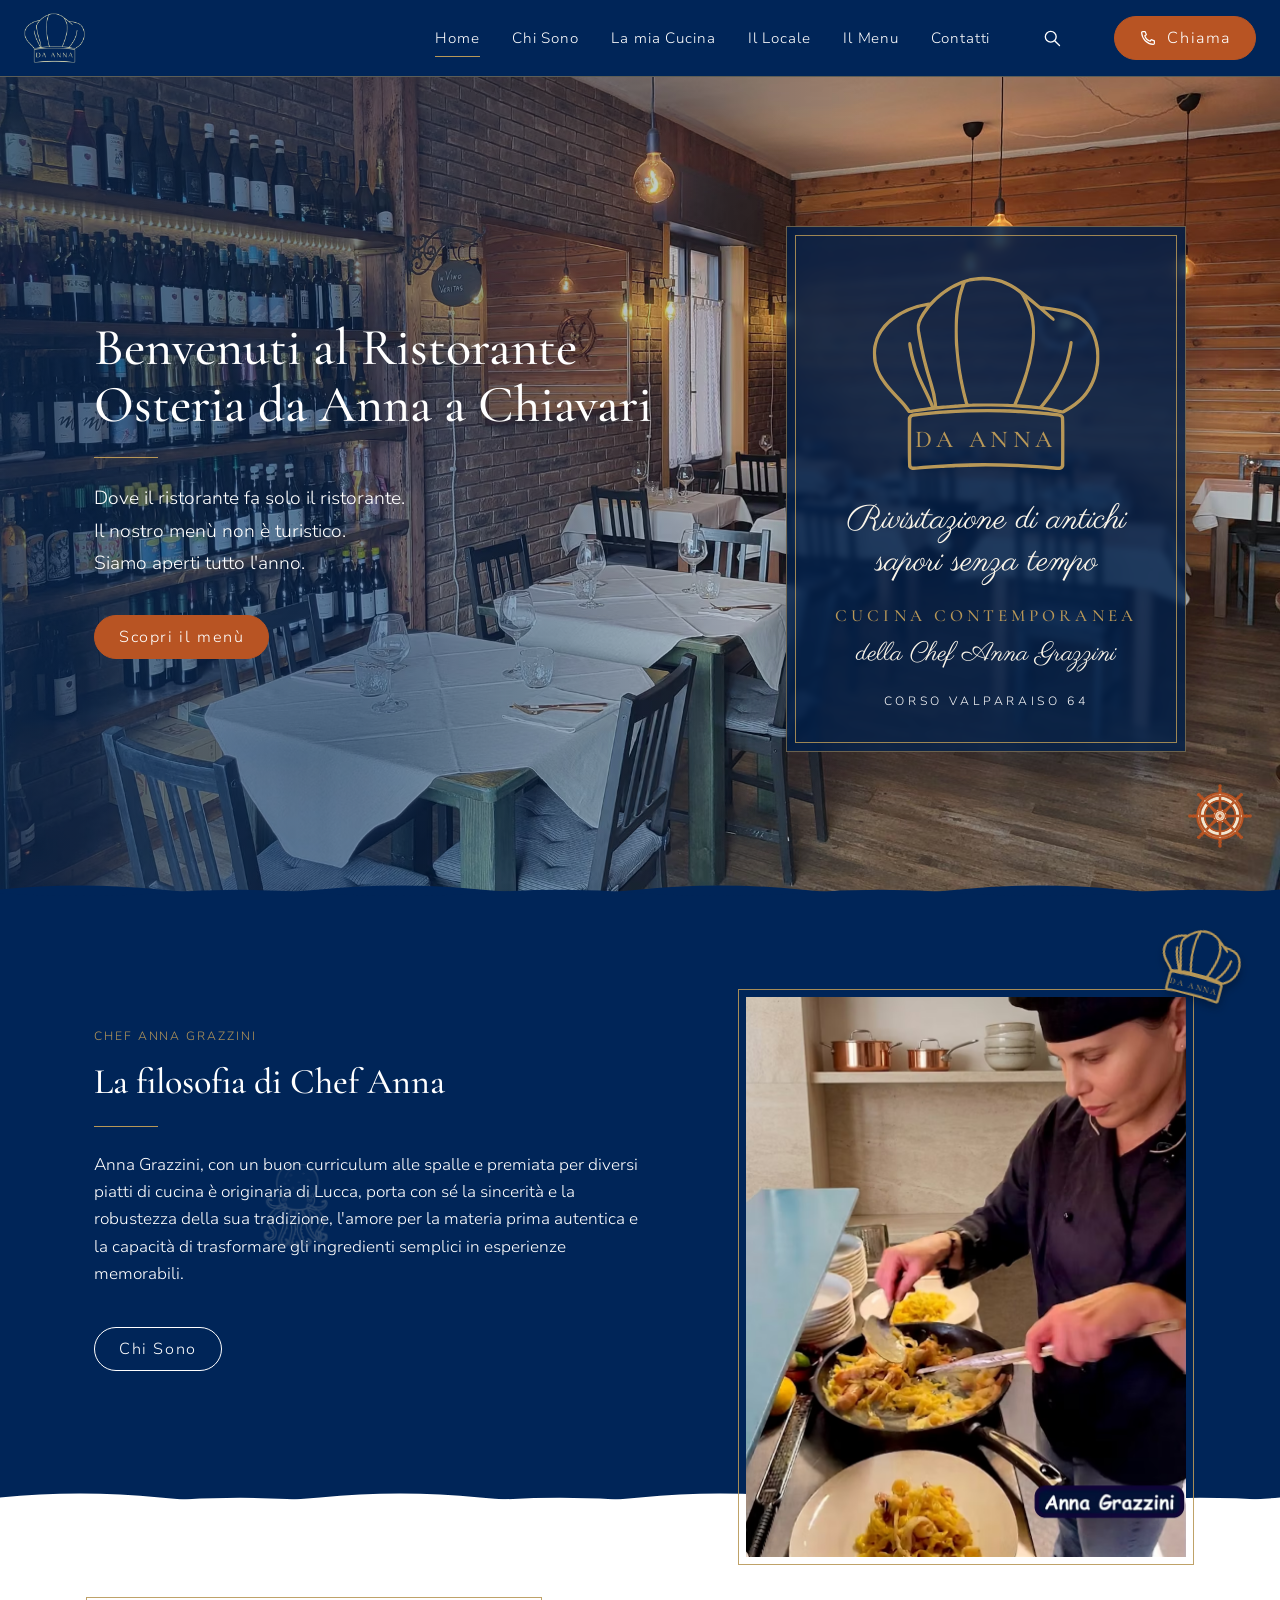
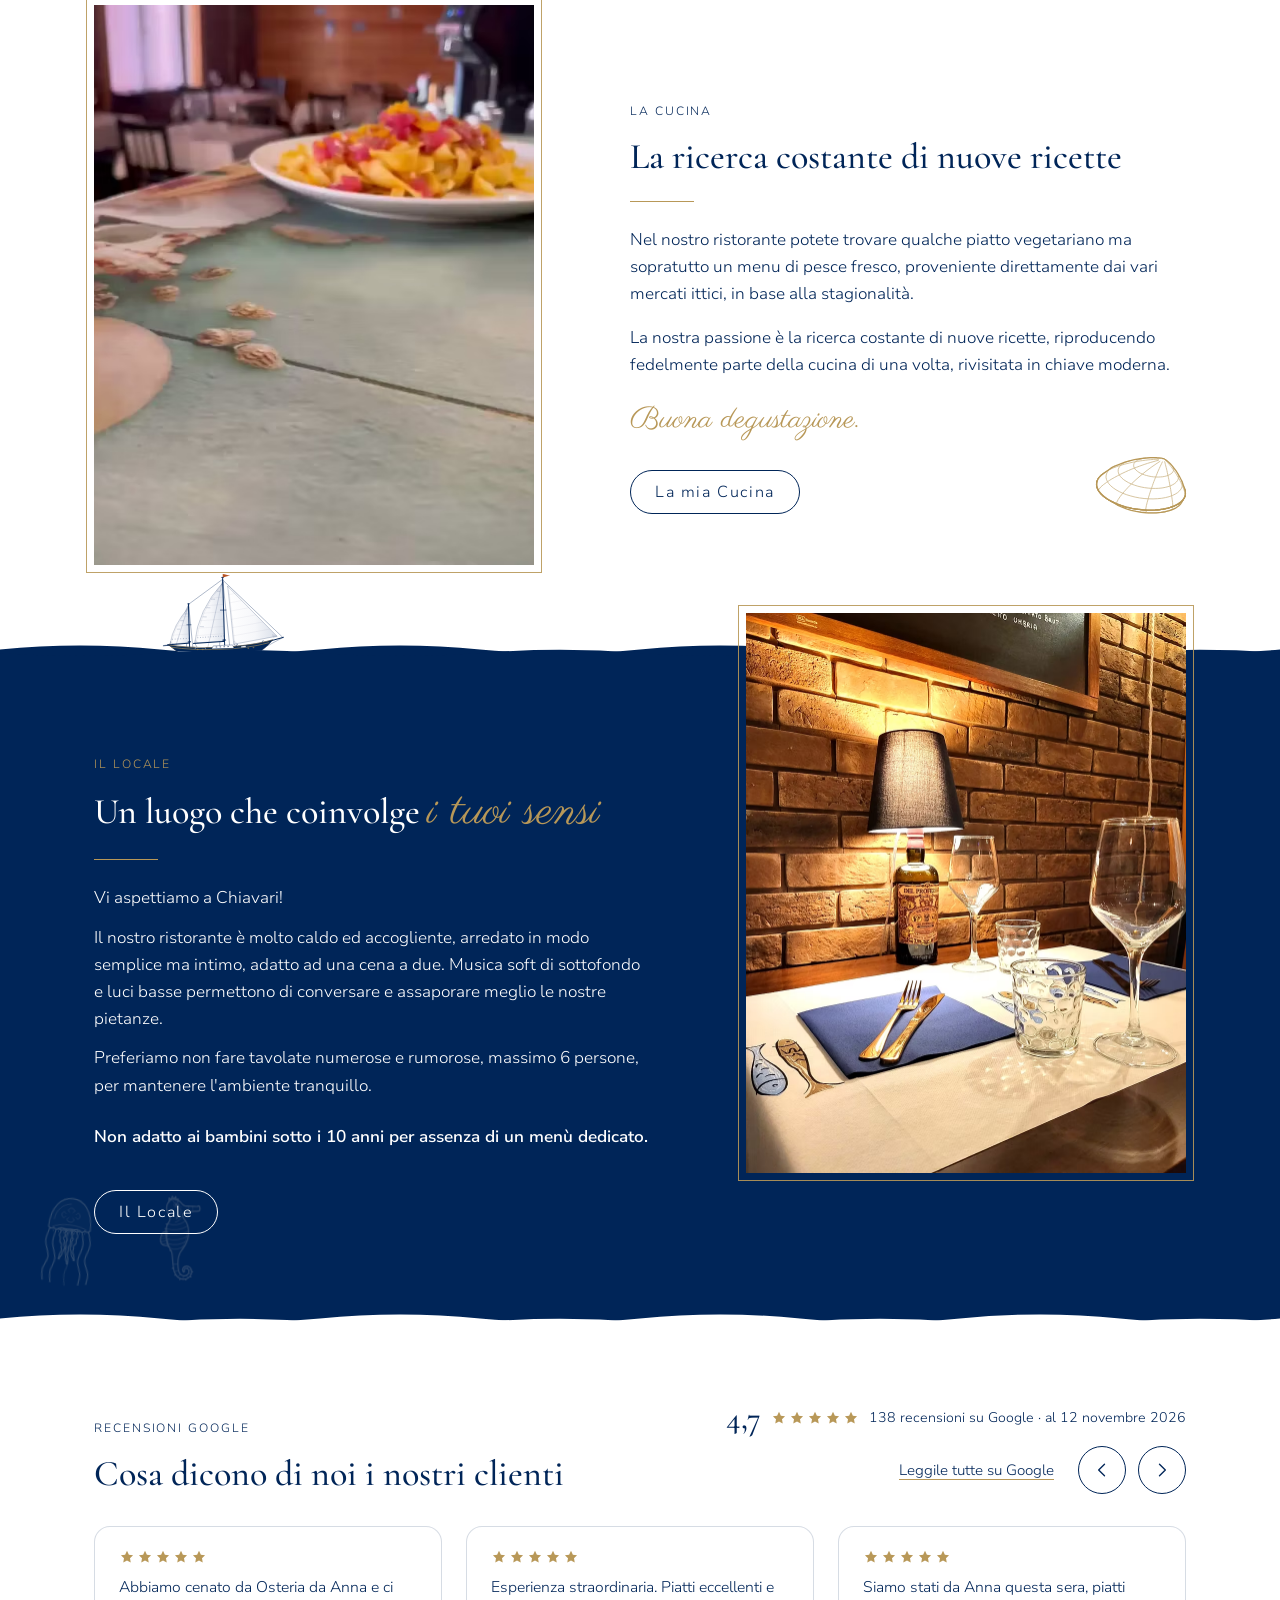
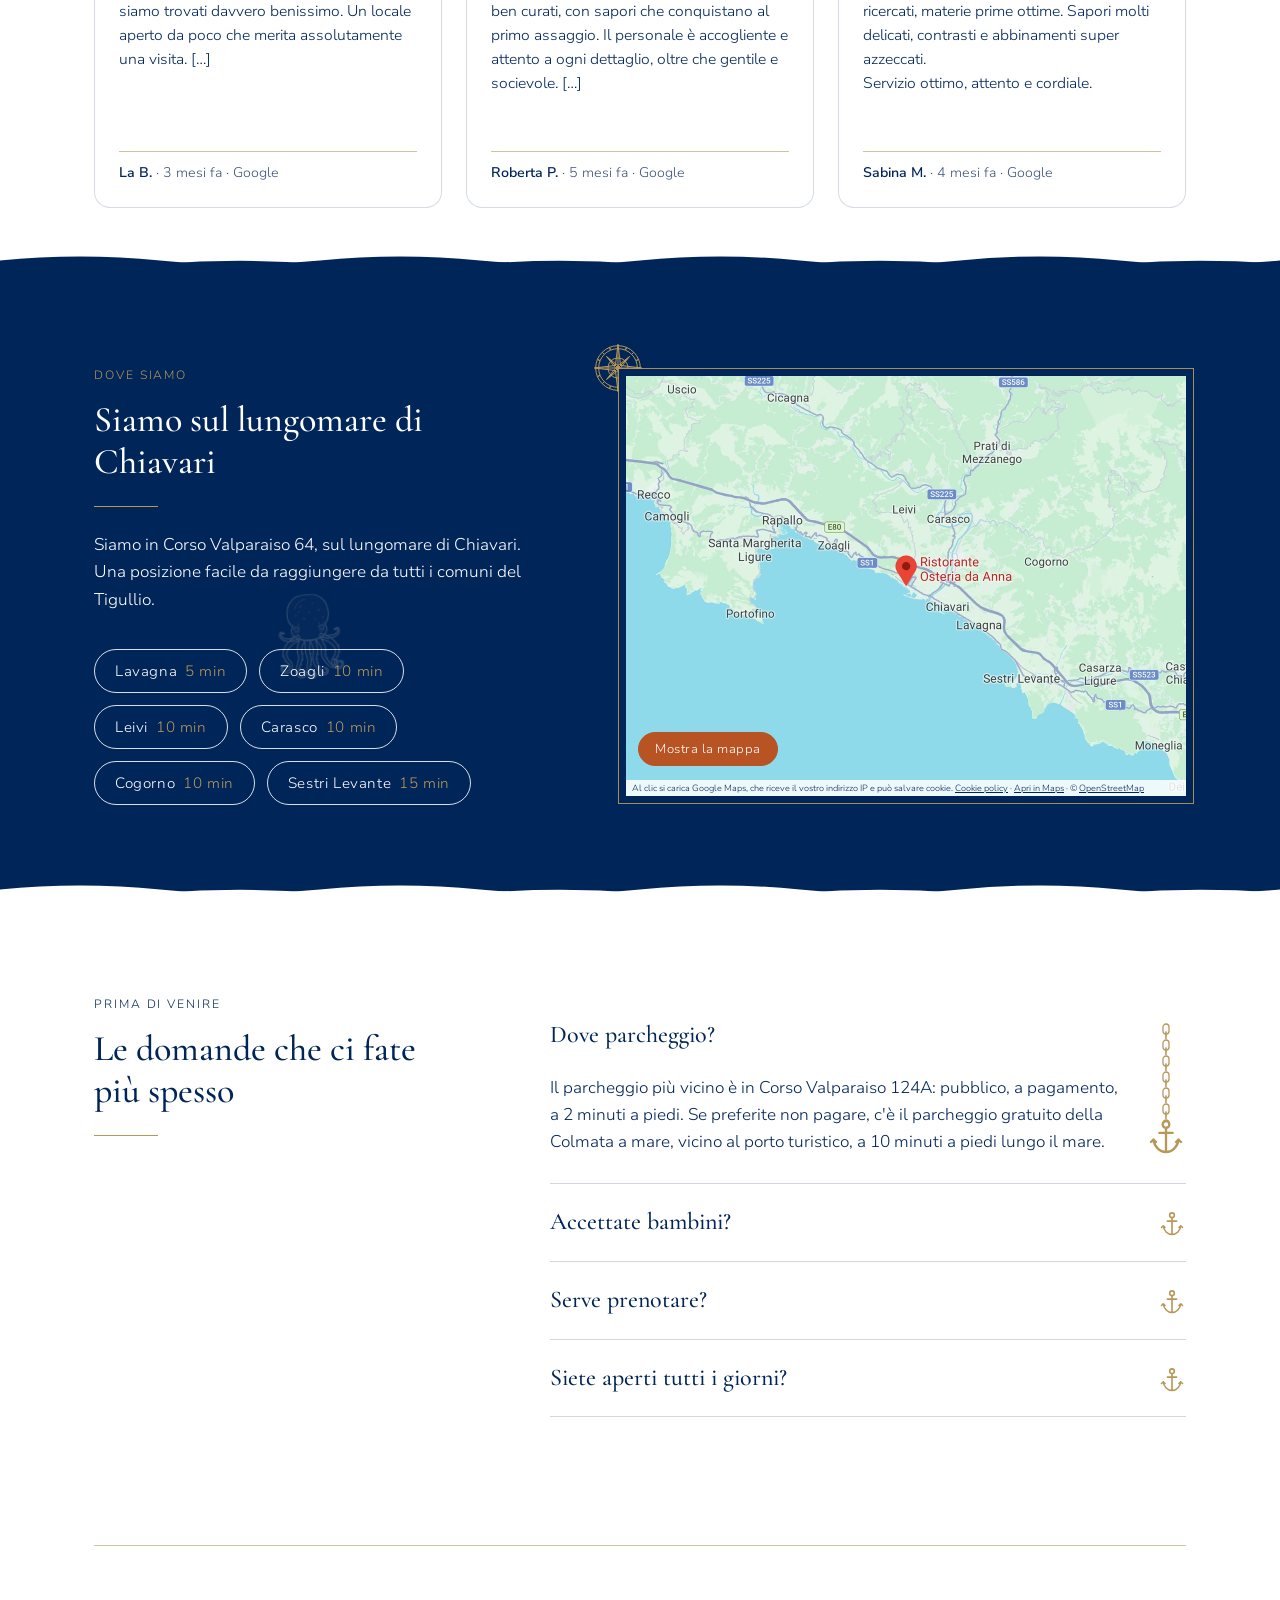
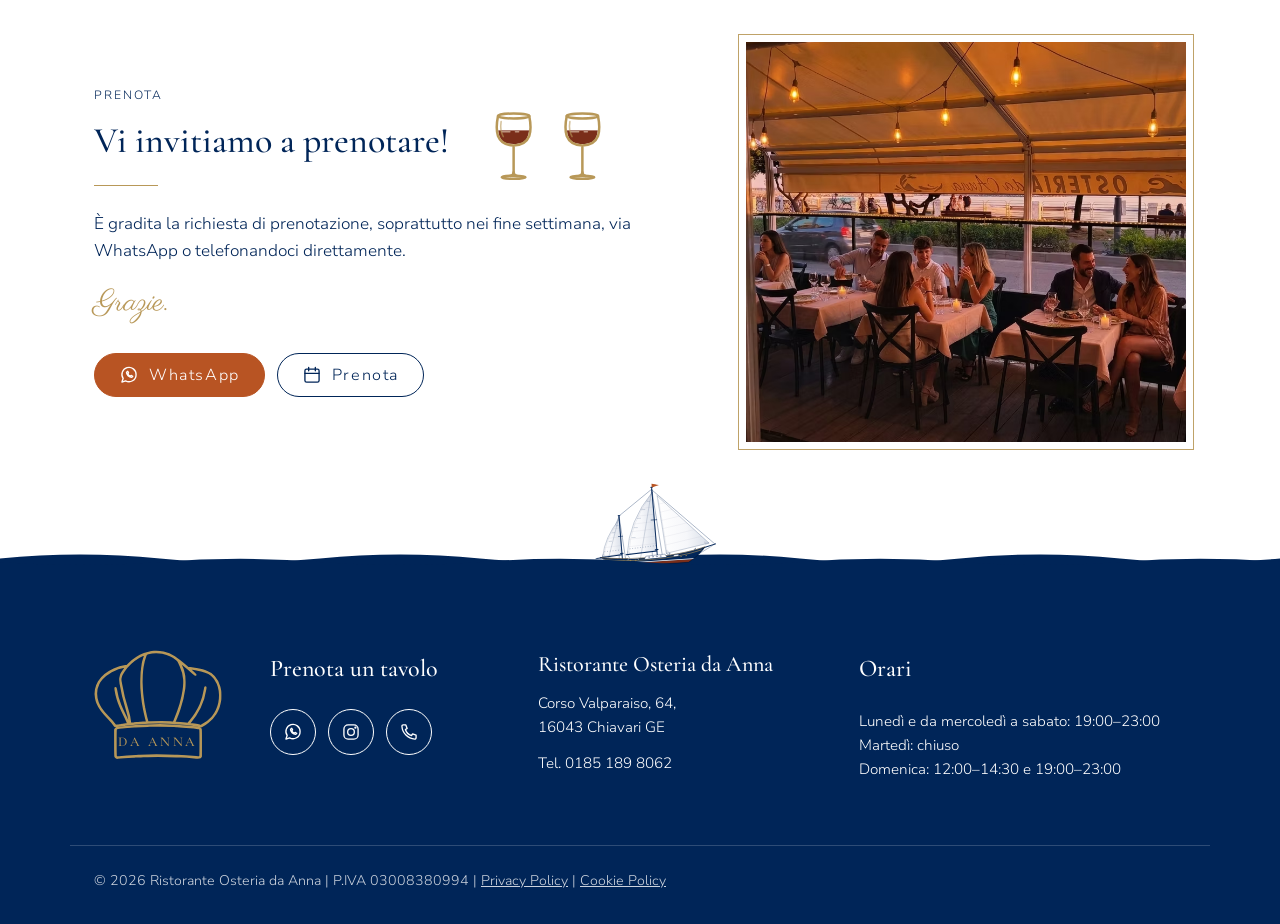
<file: index.html>
<!DOCTYPE html>
<html lang="it">
<head>
<meta charset="utf-8">
<meta name="viewport" content="width=device-width, initial-scale=1">
<script>document.documentElement.className = 'js';</script>
<title>Ristorante di pesce a Chiavari | Ristorante Osteria da Anna | Siamo sul lungomare, aperti tutto l'anno. Cena di pesce e vini naturali.</title>
<meta name="description" content="Ristorante di pesce sul lungomare di Chiavari, 20 coperti. Pescato del giorno, pasta fresca fatta a mano e vini naturali. Aperti tutto l'anno, prenotazione consigliata.">
<link rel="canonical" href="https://www.osteriadaannachiavari.com">
<meta property="og:title" content="Ristorante di pesce a Chiavari | Ristorante Osteria da Anna | Siamo sul lungomare, aperti tutto l'anno. Cena di pesce e vini naturali.">
<meta property="og:description" content="Ristorante di pesce sul lungomare di Chiavari, 20 coperti. Pescato del giorno, pasta fresca fatta a mano e vini naturali. Aperti tutto l'anno, prenotazione consigliata.">
<meta property="og:image" content="https://www.osteriadaannachiavari.com/img/condivisione-cappello-sala-osteria-da-anna-chiavari-1200x630.jpg">
<meta property="og:image:width" content="1200">
<meta property="og:image:height" content="630">
<meta property="og:url" content="https://www.osteriadaannachiavari.com">
<meta property="og:site_name" content="Ristorante Osteria da Anna">
<meta property="og:type" content="website">
<meta name="google-site-verification" content="gt6PDQ370vb46KvIJoNbGtGothzg73l_Yf3GxpFi1m4">
<meta name="msvalidate.01" content="6DDF1A7069FC9545693EBD73ADD46002">
<meta name="twitter:card" content="summary_large_image">
<meta name="twitter:title" content="Osteria da Anna | Ristorante sul lungomare a Chiavari | Ristorante di pesce Chiavari">
<meta name="twitter:description" content="Osteria da Anna: Ristorante sul Lungomare a Chiavari.  Ristorante di pesce. Un mix di sapori unici: la freschezza della Liguria, la passione della Toscana e il cuore della Campania in ogni piatto. Ottima carta dei vini. Scopri il menù del giorno. Siamo nei pressi del Miramare. Prenota un tavolo vista mare.">
<meta name="twitter:image" content="https://www.osteriadaannachiavari.com/img/condivisione-cappello-sala-osteria-da-anna-chiavari-1200x630.jpg">
<link rel="icon" sizes="192x192" href="/img/f4c59d_c7c8805771dc455fa762c5e1119b608d~mv2_192x192.jpg" type="image/png">
<link rel="shortcut icon" href="/img/f4c59d_c7c8805771dc455fa762c5e1119b608d~mv2_32x32.jpg" type="image/png">
<link rel="apple-touch-icon" href="/img/f4c59d_c7c8805771dc455fa762c5e1119b608d~mv2_180x180.jpg" type="image/png">
<link rel="stylesheet" href="/css/font-regolato.css">
<link rel="stylesheet" href="/css/stile.css?v=20261124f">
<script type="application/ld+json">{"@context":"https://schema.org/","@type":"WebSite","name":"Ristorante Osteria da Anna","url":"https://www.osteriadaannachiavari.com/","potentialAction":{"@type":"SearchAction","target":{"@type":"EntryPoint","urlTemplate":"https://www.osteriadaannachiavari.com/search?q={search_term}"},"query-input":"required name=search_term"}}</script>
<script type="application/ld+json">{"@context":"https://schema.org/","@type":"Restaurant","name":"Ristorante Osteria da Anna","url":"https://www.osteriadaannachiavari.com","image":"https://www.osteriadaannachiavari.com/img/f4c59d_fd06059a17c2491ca986d9f26ad82a1e~mv2_2361x1330.png","telephone":"+39 0185 189 8062","address":{"@type":"PostalAddress","streetAddress":"Corso Valparaiso, 64","addressLocality":"Chiavari","postalCode":"16043","addressRegion":"GE","addressCountry":"IT"},"geo":{"@type":"GeoCoordinates","latitude":44.3168968,"longitude":9.3165284},"priceRange":"30-60 €","servesCuisine":["Pesce","Ligure"],"sameAs":["https://www.instagram.com/osteria_da_anna_/"],"hasMap":"https://maps.google.com/?cid=7680417386147146536","hasMenu":"https://www.osteriadaannachiavari.com/menu","openingHoursSpecification":[{"@type":"OpeningHoursSpecification","dayOfWeek":["Monday","Wednesday","Thursday","Friday","Saturday"],"opens":"19:00","closes":"23:00"},{"@type":"OpeningHoursSpecification","dayOfWeek":"Sunday","opens":"12:00","closes":"14:30"},{"@type":"OpeningHoursSpecification","dayOfWeek":"Sunday","opens":"19:00","closes":"23:00"}]}</script>
</head>
<body class="font-testo">
<svg class="nascosto" aria-hidden="true" focusable="false">
  <defs>
    <path id="stella" d="M12 2.8l2.8 5.8 6.3.9-4.6 4.4 1.1 6.3L12 17.2l-5.6 3 1.1-6.3L2.9 9.5l6.3-.9z"/>
    <path id="onda-d" d="M0 22 q90.0 -11.25 180.0 0 t180.0 0 q90.0 -11.25 180.0 0 t180.0 0 q90.0 -11.25 180.0 0 t180.0 0 q90.0 -11.25 180.0 0 t180.0 0 q90.0 -11.25 180.0 0 t180.0 0 q90.0 -11.25 180.0 0 t180.0 0 q90.0 -11.25 180.0 0 t180.0 0 q90.0 -11.25 180.0 0 t180.0 0 L2880 40 L0 40 Z" fill="currentColor"/>
    <path id="onda-f" d="M0 27 q90.0 8.75 180.0 0 t180.0 0 q90.0 8.75 180.0 0 t180.0 0 q90.0 8.75 180.0 0 t180.0 0 q90.0 8.75 180.0 0 t180.0 0 q90.0 8.75 180.0 0 t180.0 0 q90.0 8.75 180.0 0 t180.0 0 q90.0 8.75 180.0 0 t180.0 0 q90.0 8.75 180.0 0 t180.0 0 L2880 40 L0 40 Z" fill="currentColor"/>
    <pattern id="maglie-catena" width="12" height="16" patternUnits="userSpaceOnUse"><rect x="3" y="1" width="6" height="10" rx="3" fill="none" stroke="#B89858" stroke-width="1.3"/><path d="M6 9 V17" stroke="#B89858" stroke-width="1.6" stroke-linecap="round"/></pattern>
    <g id="ancora"><circle cx="12" cy="4.5" r="2" style="fill: var(--fondo-ancora, #FFFFFF)"/><path d="M12 6.5V21M8 9.5h8M4.5 13.5c.5 4.3 3.6 7.5 7.5 7.5s7-3.2 7.5-7.5M3 15l1.5-1.5L6 15M18 15l1.5-1.5L21 15"/></g>
    <symbol id="barca-disegno" viewBox="0 0 200 140"><defs><linearGradient id="ombra-vela" x1="0" y1="0" x2="1" y2="0"><stop offset="0" stop-color="#FFFFFF"/><stop offset=".55" stop-color="#F6F7FA"/><stop offset="1" stop-color="#D9DFE9"/></linearGradient><clipPath id="t-fiocco"><path d="M111.7 24 L186.6 101.5 L120 113 Q116 66 111.7 24 Z"/></clipPath><clipPath id="t-randa"><path d="M104.3 18 L105.6 108 L60 110.6 Q65 60 104.3 18 Z"/></clipPath><clipPath id="t-mezzana"><path d="M51.2 56 L51.8 110 L22 111.8 Q27 82 51.2 56 Z"/></clipPath><clipPath id="taglio-scafo"><path d="M20 113 C60 120 130 120.5 180 107 C173 115.5 165 122.5 153 129 L44 129 Q35 127 31 122 Z"/></clipPath></defs><path class="sartiame" d="M104 14 L98 119 M51.2 52 L47 118 M51 52 L21 113" fill="none" stroke="#002558" stroke-width="0.5" stroke-linecap="round" stroke-linejoin="round"/><path class="vela" d="M111.7 24 L186.6 101.5 L120 113 Q116 66 111.7 24 Z" fill="url(#ombra-vela)" stroke="rgba(0, 37, 88, .55)" stroke-width=".6" stroke-linecap="round" stroke-linejoin="round"/><g class="ferzi" clip-path="url(#t-fiocco)" fill="none" stroke="rgba(0, 37, 88, .14)" stroke-width=".45"><path d="M282.5 72 L69.3 108.8 M271.8 61 L58.6 97.8 M261.1 49.9 L47.9 86.7 M250.4 38.8 L37.2 75.6 M239.7 27.7 L26.5 64.5 M229 16.7 L15.8 53.5"/></g><path class="balumina" d="M113.4 30 Q117.4 68 121.4 110.6" fill="none" stroke="rgba(0, 37, 88, .2)" stroke-width=".5"/><path class="rinforzi" d="M186.6 101.5 L179.6 99 L181 103.2 Z M120 113 L120.6 108 L125.2 112.1 Z" fill="rgba(0, 37, 88, .05)" stroke="rgba(0, 37, 88, .3)" stroke-width=".4" stroke-linejoin="round"/><path class="vela" d="M104.3 18 L105.6 108 L60 110.6 Q65 60 104.3 18 Z" fill="url(#ombra-vela)" stroke="rgba(0, 37, 88, .55)" stroke-width=".6" stroke-linecap="round" stroke-linejoin="round"/><g class="ferzi" clip-path="url(#t-randa)" fill="none" stroke="rgba(0, 37, 88, .14)" stroke-width=".45"><path d="M178.4 92.6 L32.5 100.9 M178.2 81.3 L32.3 89.7 M178.1 70.1 L32.2 78.4 M177.9 58.8 L32 67.2 M177.7 47.6 L31.8 55.9 M177.6 36.3 L31.7 44.7 M177.4 25.1 L31.5 33.4"/></g><path class="balumina" d="M102.2 22.4 Q68 61 62.6 108.6" fill="none" stroke="rgba(0, 37, 88, .2)" stroke-width=".5"/><path class="rinforzi" d="M60 110.6 L60.8 105.6 L65.4 110.3 Z M104.3 18 L102 21.6 L104.4 22 Z" fill="rgba(0, 37, 88, .05)" stroke="rgba(0, 37, 88, .3)" stroke-width=".4" stroke-linejoin="round"/><path class="terzaroli" d="M64.8 102.4 h.1 M68.78 102.18 h.1 M72.76 101.96 h.1 M76.74 101.74 h.1 M80.72 101.52 h.1 M84.7 101.3 h.1 M88.68 101.08 h.1 M92.66 100.86 h.1 M96.64 100.64 h.1 M100.62 100.42 h.1 M104.6 100.2 h.1" fill="none" stroke="rgba(0, 37, 88, .5)" stroke-width=".9" stroke-linecap="round"/><path class="stecche" d="M95.6 31.4 L99.4 31.6 M86.4 43.4 L91.4 43.6 M78.8 56.4 L84 56.6 M73 70.4 L78.2 70.6 M68.6 85.4 L73.8 85.6" fill="none" stroke="rgba(0, 37, 88, .35)" stroke-width=".7" stroke-linecap="round"/><path class="vela" d="M51.2 56 L51.8 110 L22 111.8 Q27 82 51.2 56 Z" fill="url(#ombra-vela)" stroke="rgba(0, 37, 88, .55)" stroke-width=".6" stroke-linecap="round" stroke-linejoin="round"/><g class="ferzi" clip-path="url(#t-mezzana)" fill="none" stroke="rgba(0, 37, 88, .14)" stroke-width=".45"><path d="M99.3 93.6 L4 99.4 M99.2 80.1 L3.8 85.9 M99 66.6 L3.7 72.4"/></g><path class="balumina" d="M49.6 60 Q29 83 24.4 110" fill="none" stroke="rgba(0, 37, 88, .2)" stroke-width=".5"/><path class="rinforzi" d="M22 111.8 L22.8 107.4 L26.6 111.5 Z" fill="rgba(0, 37, 88, .05)" stroke="rgba(0, 37, 88, .3)" stroke-width=".4" stroke-linejoin="round"/><path class="terzaroli" d="M25.6 104.4 h.1 M29.87 104.2 h.1 M34.13 104 h.1 M38.4 103.8 h.1 M42.67 103.6 h.1 M46.93 103.4 h.1 M51.2 103.2 h.1" fill="none" stroke="rgba(0, 37, 88, .5)" stroke-width=".9" stroke-linecap="round"/><path class="stecche" d="M45.6 65.6 L48.8 65.6 M38.8 76 L42.6 76 M33.4 89 L37.4 89" fill="none" stroke="rgba(0, 37, 88, .35)" stroke-width=".7" stroke-linecap="round"/><path class="sartiame" d="M104 14 L195.6 103.6 M104 13 L51 51 M104 14 L114 118.6 M51.2 52 L57 118" fill="none" stroke="#002558" stroke-width="0.5" stroke-linecap="round" stroke-linejoin="round"/><path class="manovre" d="M60.4 111.4 L63.6 117.4 M22.6 112.6 L13.6 113.6 M120.4 113.2 L124.4 117.6 M195.6 103.6 L171.4 116.4" fill="none" stroke="#002558" stroke-width="0.45" stroke-linecap="round" stroke-linejoin="round"/><path class="volanti" d="M104 14 L80 117.6 M51.2 52 L30.2 116.4" fill="none" stroke="#002558" stroke-width="0.35" stroke-linecap="round" stroke-linejoin="round" opacity=".7"/><path class="albero" d="M106 119 L104 10" fill="none" stroke="#002558" stroke-width="1.4" stroke-linecap="round" stroke-linejoin="round"/><path class="albero" d="M52 118 L51 50" fill="none" stroke="#002558" stroke-width="1.4" stroke-linecap="round" stroke-linejoin="round"/><path class="boma" d="M105.6 108.6 L58 111.2" fill="none" stroke="#002558" stroke-width="1.5" stroke-linecap="round" stroke-linejoin="round"/><path class="boma" d="M51.8 110.6 L18 113" fill="none" stroke="#002558" stroke-width="1.5" stroke-linecap="round" stroke-linejoin="round"/><path class="bompresso" d="M176.6 108.6 L196.4 103.4" fill="none" stroke="#002558" stroke-width="1.5" stroke-linecap="round" stroke-linejoin="round"/><path class="buttafuori" d="M21.4 113.6 L11.6 114.2" fill="none" stroke="#002558" stroke-width="1.1" stroke-linecap="round" stroke-linejoin="round"/><path class="crocette" d="M100 60.4 L108.6 60.4" fill="none" stroke="#002558" stroke-width="0.9" stroke-linecap="round" stroke-linejoin="round"/><path class="crocette" d="M48.2 82.4 L54.6 82.4" fill="none" stroke="#002558" stroke-width="0.8" stroke-linecap="round" stroke-linejoin="round"/><path class="testa-albero" d="M102.4 10.2 L105.6 10.2 M49.8 50.2 L52.4 50.2" fill="none" stroke="#002558" stroke-width="1" stroke-linecap="round" stroke-linejoin="round"/><path class="trozza" d="M103.4 106.6 L107.6 106.4 M49.8 108.8 L53.6 108.6" fill="none" stroke="#002558" stroke-width="1.6" stroke-linecap="round" stroke-linejoin="round"/><path class="bandiera" d="M104.2 4.8 C108 5.4 111 6.6 115.5 7.4 C111.2 8.5 108 9.7 104.2 10.3 Z" fill="#B85423"/><path class="scafo" d="M20 113 C60 120 130 120.5 180 107 C173 115.5 165 122.5 153 129 L44 129 Q35 127 31 122 Z" fill="#002558"/><rect class="carena" x="0" y="124.5" width="200" height="6" fill="#7A2E1A" clip-path="url(#taglio-scafo)"/><rect class="bagnasciuga" x="0" y="123.4" width="200" height="1.1" fill="#FFFFFF" clip-path="url(#taglio-scafo)"/><path class="scafo-filo" d="M20 113 C60 120 130 120.5 180 107 C173 115.5 165 122.5 153 129 L44 129 Q35 127 31 122 Z" fill="none" stroke="#00122E" stroke-width=".8"/><path class="filetto" d="M24 116.6 C62 123 130 123.5 174 111.4" fill="none" stroke="#B89858" stroke-width=".9"/><path class="falchetta" d="M20.4 113.1 C60 120.1 130 120.6 179.6 107.1" fill="none" stroke="#B89858" stroke-width=".7" stroke-linecap="round" opacity=".85"/><circle class="oblo-scafo" cx="64" cy="120.4" r=".75" fill="none" stroke="#B89858" stroke-width=".45"/><circle class="oblo-scafo" cx="72" cy="120.9" r=".75" fill="none" stroke="#B89858" stroke-width=".45"/><circle class="oblo-scafo" cx="142" cy="119.4" r=".75" fill="none" stroke="#B89858" stroke-width=".45"/><circle class="oblo-scafo" cx="150" cy="118.5" r=".75" fill="none" stroke="#B89858" stroke-width=".45"/><path class="specchio" d="M31.4 121.6 Q27 118.6 23.4 115.6" fill="none" stroke="#FFFFFF" stroke-width=".4" opacity=".35"/><path class="tuga" d="M86 119.8 L88.2 115.4 Q103 114.6 118 114.1 L120.2 118.8 Z" fill="#FFFFFF" stroke="#002558" stroke-width=".5" stroke-linejoin="round"/><circle class="oblo-tuga" cx="93" cy="117.06" r=".8" fill="none" stroke="#002558" stroke-width=".4"/><circle class="oblo-tuga" cx="99" cy="116.94" r=".8" fill="none" stroke="#002558" stroke-width=".4"/><circle class="oblo-tuga" cx="105" cy="116.82" r=".8" fill="none" stroke="#002558" stroke-width=".4"/><circle class="oblo-tuga" cx="111" cy="116.7" r=".8" fill="none" stroke="#002558" stroke-width=".4"/><path class="osteriggio" d="M130.6 118.4 L131.4 116.2 L138.2 115.8 L139 117.8 Z" fill="#FFFFFF" stroke="#002558" stroke-width=".45" stroke-linejoin="round"/><path class="pozzetto" d="M60.6 119.3 L61.2 117.3 L76.4 117.9 L76.6 119.9" fill="none" stroke="#FFFFFF" stroke-width=".55" stroke-linejoin="round"/><path class="manica-vento" d="M124.2 117.6 L124.2 114.6 Q124.2 113.4 125.6 113.4 M164 112.2 L164 109.4 Q164 108.2 165.4 108.2" fill="none" stroke="#002558" stroke-width=".7" stroke-linecap="round"/></symbol>
  </defs>
</svg>
<button class="salta" type="button" data-salta>Skip to Main Content</button>

<header class="testata fascia-blu">
  <div class="contenuto testata-riga">
    <a class="testata-logo" href="/" aria-label="Ristorante Osteria da Anna, home">
      <picture>
        <source type="image/avif" srcset="/img/logo-cappello-osteria-da-anna-chiavari-200x164.avif">
        <img src="/img/logo-cappello-osteria-da-anna-chiavari-200x164.png" width="61" height="50" alt="Cappello da Cuoco - Logo Ristorante Osteria da Anna - Chiavari">
      </picture>
    </a>
    <nav class="nav" id="menu-principale" aria-label="Menu principale">
      <a href="/" aria-current="page">Home</a>
      <a href="/chi-siamo">Chi Sono</a>
      <a href="/la-mia-cucina">La mia Cucina</a>
      <a href="/il-locale">Il Locale</a>
      <a href="/menu">Il Menu</a>
      <a href="/contatti">Contatti</a>
    </nav>
    <button class="testata-cerca" type="button" aria-label="Cerca nel sito" data-ricerca-apri><svg viewBox="0 0 24 24" width="20" height="20" aria-hidden="true"><circle cx="10.5" cy="10.5" r="6.5"/><path d="M15.5 15.5 21 21"/></svg></button>
    <a class="bottone cta testata-chiama" href="tel:+3901851898062"><svg class="icona-linea" viewBox="0 0 24 24" width="18" height="18" aria-hidden="true"><path d="M5 3.5h3.2l1.6 4.2-2.1 1.3a11 11 0 0 0 7.3 7.3l1.3-2.1 4.2 1.6V19a1.5 1.5 0 0 1-1.6 1.5A16.5 16.5 0 0 1 3.5 5.1 1.5 1.5 0 0 1 5 3.5z"/></svg> Chiama</a>
    <button class="menu-tel-apri" type="button" data-menu-tel aria-controls="menu-principale" aria-label="Open navigation menu" aria-expanded="false"><span></span><span></span><span></span></button>
  </div>
  <div class="ricerca font-testo" data-ricerca hidden>
    <div class="ricerca-velo" data-ricerca-chiudi></div>
    <div class="ricerca-pannello" role="dialog" aria-label="Search">
      <form class="ricerca-campo" action="/search" role="search" id="ricerca-modulo" data-ricerca-form>
        <span class="ricerca-lente"><svg viewBox="33 33 134 134" aria-hidden="true"><path d="M54.758 119.575c-8.658-8.658-13.425-20.167-13.425-32.408 0-12.234 4.767-23.742 13.425-32.4 8.659-8.659 20.167-13.434 32.409-13.434 12.241 0 23.75 4.775 32.408 13.434C128.233 63.425 133 74.933 133 87.167c0 12.241-4.767 23.75-13.425 32.408C110.917 128.233 99.408 133 87.167 133c-12.242 0-23.75-4.767-32.409-13.425Zm111.6 40.892-38.083-38.092c8.425-9.808 13.058-22.133 13.058-35.208 0-14.467-5.633-28.067-15.866-38.292C115.242 38.642 101.633 33 87.167 33 72.7 33 59.1 38.642 48.867 48.875 38.633 59.1 33 72.7 33 87.167c0 14.475 5.633 28.066 15.867 38.3C59.1 135.7 72.7 141.333 87.167 141.333c13.075 0 25.4-4.633 35.216-13.066l38.084 38.091 5.891-5.891Z" fill-rule="evenodd"/></svg></span>
        <input type="search" name="q" placeholder="Search" autocomplete="off" aria-label="Search" data-ricerca-input>
        <button class="ricerca-svuota" type="button" aria-label="Clear search" data-ricerca-svuota hidden><svg viewBox="0 0 10 10" aria-hidden="true"><path d="M1 1l8 8M9 1L1 9"/></svg></button>
      </form>
      <button class="ricerca-close" type="button" data-ricerca-chiudi>Close</button>
      <div class="ricerca-corpo" data-ricerca-corpo>
        <div class="ricerca-pagine">
          <h2 class="fk">Other Pages</h2>
          <ul>
          <li class="ricerca-scheda"><span class="ricerca-miniatura"><picture><source type="image/avif" srcset="/img/f4c59d_fd06059a17c2491ca986d9f26ad82a1e~mv2_164x164.avif"><img src="/img/f4c59d_fd06059a17c2491ca986d9f26ad82a1e~mv2_164x164.png" width="82" height="82" alt="" loading="lazy"></picture></span><span class="ricerca-testi"><a href="/menu#piatti" target="_self">I piatti in foto | Ristorante Osteria da Anna</a><span class="ricerca-desc">Osteria da Anna a Chiavari:Rivisitazione di antichi sapori senza tempo.
Non aspettetevi un menu fisso e immutabile; aspettatevi invece  la sorpresa e la garanzia di un prodotto selezionato quotidianamente, sopratutto pesce fresco, proveniente direttamente da vari mercati ittici in base alla stagionalità. Passione e ricerca costante di nuove ricette, ma anche la proposta di buona parte della cucina casalinga di una volta.</span></span></li>
          <li class="ricerca-scheda"><span class="ricerca-miniatura"><picture><source type="image/avif" srcset="/img/f4c59d_fd06059a17c2491ca986d9f26ad82a1e~mv2_164x164.avif"><img src="/img/f4c59d_fd06059a17c2491ca986d9f26ad82a1e~mv2_164x164.png" width="82" height="82" alt="" loading="lazy"></picture></span><span class="ricerca-testi"><a href="/" target="_self">Osteria da Anna | Ristorante sul lungomare a Chiavari | Ristorante di pesce Chiavari</a><span class="ricerca-desc">Osteria da Anna: Ristorante sul Lungomare a Chiavari.  Ristorante di pesce. Un mix di sapori unici: la freschezza della Liguria, la passione della Toscana e il cuore della Campania in ogni piatto. Ottima carta dei vini. Scopri il menù del giorno. Siamo nei pressi del Miramare. Prenota un tavolo vista mare.</span></span></li>
          <li class="ricerca-scheda"><span class="ricerca-miniatura"><picture><source type="image/avif" srcset="/img/f4c59d_fd06059a17c2491ca986d9f26ad82a1e~mv2_164x164.avif"><img src="/img/f4c59d_fd06059a17c2491ca986d9f26ad82a1e~mv2_164x164.png" width="82" height="82" alt="" loading="lazy"></picture></span><span class="ricerca-testi"><a href="/menu" target="_self">Il Menu | Osteria da Anna | Ristorante di pesce Chiavari</a><span class="ricerca-desc">Osteria da Anna a Chiavari: un incontro inaspettato tra Nord e Sud, tra mare e terra, tra passione toscana e calore campano, che da vita ad una cucina unica.
Il nostro menu è dettato dalla disponibilità giornaliera della materia prima, garantendo freschezza e un forte legame con il territorio, ma è estremamente dinamico e stagionale.</span></span></li>
          </ul>
          <button class="ricerca-tutti" type="submit" form="ricerca-modulo" data-ricerca-tutti>Show All Results</button>
        </div>
      </div>
    </div>
  </div>
</header>

<main id="principale" tabindex="-1">

<!-- 1. Hero -->
<section class="hero fascia-blu" aria-labelledby="titolo-home">
  <picture>
    <source type="image/avif" srcset="/img/sala-tavoli-apparecchiati-osteria-da-anna-chiavari-760x570.avif 760w, /img/sala-tavoli-apparecchiati-osteria-da-anna-chiavari-1136x852.avif 1136w, /img/sala-tavoli-apparecchiati-osteria-da-anna-chiavari-1920x1440.avif 1920w" sizes="100vw">
    <img class="hero-foto" src="/img/sala-tavoli-apparecchiati-osteria-da-anna-chiavari-1136x852.jpg" srcset="/img/sala-tavoli-apparecchiati-osteria-da-anna-chiavari-760x570.jpg 760w, /img/sala-tavoli-apparecchiati-osteria-da-anna-chiavari-1136x852.jpg 1136w, /img/sala-tavoli-apparecchiati-osteria-da-anna-chiavari-1920x1440.jpg 1920w" sizes="100vw" width="1136" height="852" fetchpriority="high" alt="La sala del Ristorante Osteria da Anna a Chiavari: tavoli apparecchiati, scaffale dei vini e pareti in legno">
  </picture>
  <div class="hero-velo"></div>
  <div class="contenuto hero-griglia">
    <div class="hero-testo">
      <h1 id="titolo-home" class="titolo h1">Benvenuti al Ristorante Osteria da Anna a Chiavari</h1>
      <hr class="linea-oro">
      <p class="hero-frasi">Dove il ristorante fa solo il ristorante.<br>Il nostro menù non è turistico.<br>Siamo aperti tutto l'anno.</p>
      <div class="hero-bottoni">
        <a class="bottone cta" href="/menu">Scopri il menù</a>
      </div>
    </div>
    <div class="riquadro">
      <svg class="cappello si-disegna" viewBox="0 0 911 779" role="img" aria-label="Cappello da cuoco con la scritta Da Anna"><path class="tratto" data-matita="1" d="M736.5 541.4C716.3 537.2 680.0 531.3 661.5 529.1C631.8 525.6 572.7 521.2 524.4 518.9C501.6 517.8 405.3 518.2 386.0 519.5C295.1 525.5 271.5 527.5 226.0 533.6C211.4 535.5 189.8 538.7 177.9 540.5C150.3 544.9 150.1 544.9 148.3 542.5C134.3 522.5 124.3 510.6 105.5 491.0C74.7 458.9 67.5 450.8 54.2 433.0C37.3 410.7 30.9 399.5 22.1 377.2C17.3 365.2 15.9 360.1 12.4 342.0C10.2 331.0 9.9 293.0 11.9 282.5C16.2 259.7 22.9 242.0 33.3 225.0C54.9 190.1 94.9 157.4 141.6 136.4C165.8 125.6 198.9 115.9 223.5 112.4L235.5 110.7L250.1 96.6C281.5 66.2 318.5 42.1 357.0 27.0C368.6 22.4 385.7 17.2 396.0 15.1C408.6 12.6 412.2 12.1 426.7 10.9C446.8 9.2 470.6 11.0 494.5 15.9C520.2 21.2 550.2 34.0 573.0 49.3C590.5 61.0 636.7 97.5 662.8 120.2C666.0 123.0 669.6 125.1 671.4 125.4C673.1 125.7 678.3 126.3 683.0 126.9C736.3 133.5 767.4 139.7 793.3 148.7C847.1 167.4 878.8 203.3 894.4 263.5C896.6 272.1 897.3 275.4 900.2 291.5C901.7 300.3 901.8 348.3 900.3 356.0C899.7 359.0 898.6 365.1 897.9 369.5C896.9 376.3 895.0 384.7 891.0 399.5C889.8 404.0 887.0 412.1 885.5 415.5C884.8 417.1 883.2 420.8 882.1 423.7C879.0 431.5 871.9 445.4 866.0 455.0C851.9 478.0 833.1 498.4 810.4 515.5C795.3 526.9 762.9 546.1 759.3 545.9C758.3 545.8 748.1 543.8 736.5 541.4Z"></path><path class="tratto" data-matita="1" d="M195.5 531.1C206.5 529.5 220.0 527.6 225.5 527.0C231.0 526.3 236.7 525.5 238.2 525.1L240.9 524.5L234.6 509.0C231.1 500.5 222.1 480.9 214.5 465.5C188.6 412.7 177.0 385.3 167.5 354.1C159.5 327.5 155.3 309.7 152.0 287.0C149.6 270.3 149.8 267.7 153.8 268.2C156.4 268.5 156.5 268.9 157.7 277.0C163.7 317.0 173.4 353.5 188.0 390.0C196.0 410.1 200.7 420.3 220.0 460.0C233.7 488.3 243.7 511.1 247.4 522.2C248.0 524.1 249.7 524.5 251.8 523.1C252.9 522.5 252.8 520.3 251.6 510.9C247.4 480.0 242.3 457.6 231.6 423.2C211.5 358.8 195.8 293.5 186.9 237.1C181.7 204.4 183.3 190.5 194.5 168.5C200.9 156.1 204.7 150.2 217.8 132.7L228.2 118.9L223.3 119.5C193.3 123.7 149.5 138.5 123.9 153.1C95.8 169.2 74.7 185.6 57.7 204.5C46.6 216.8 40.6 225.6 33.0 240.8C20.9 264.8 17.0 281.8 17.0 310.4C17.0 336.5 20.1 353.2 29.2 376.0C34.9 390.4 39.7 399.2 50.3 415.0C66.3 438.9 73.4 447.4 103.5 478.6C129.2 505.1 137.6 514.7 146.8 527.7L153.8 537.6L164.7 535.8C170.6 534.8 184.5 532.7 195.5 531.1Z"></path><path class="tratto" data-matita="1" d="M286.1 520.1C291.4 519.5 299.3 518.8 303.6 518.5C307.9 518.2 313.1 517.7 315.0 517.5C316.9 517.3 322.8 516.8 328.0 516.5C333.2 516.1 342.7 515.5 349.0 514.9C355.3 514.4 363.7 514.0 367.7 514.0C371.6 514.0 375.1 513.6 375.4 513.2C375.7 512.8 375.0 509.0 373.9 504.9C370.7 493.3 363.5 464.1 362.0 457.5C361.3 454.2 360.4 450.1 360.0 448.5C359.6 446.9 358.7 442.8 358.0 439.5C357.4 436.2 356.4 431.5 355.8 429.0C353.6 418.7 353.1 416.2 352.0 410.0C351.4 406.4 350.5 401.2 350.0 398.5C349.1 393.9 348.7 391.0 346.0 373.8C343.4 356.6 339.8 324.5 338.0 303.0C337.4 296.1 336.4 285.3 335.8 279.0C335.0 271.8 334.5 250.0 334.5 220.5C334.5 161.9 335.4 151.1 345.0 96.8C347.2 84.4 351.0 70.4 358.0 49.3C360.7 40.9 363.0 33.6 363.0 33.0C363.0 31.1 334.7 43.5 321.5 51.3C276.1 78.1 239.0 112.7 211.8 153.5C203.7 165.6 196.5 179.5 193.6 188.3C190.3 198.2 189.0 215.2 191.0 222.0C191.6 223.9 193.2 232.2 194.6 240.5C203.9 296.4 221.9 369.2 241.5 431.0C249.3 455.4 255.9 486.5 258.1 508.9L259.4 522.3L268.0 521.6C272.7 521.3 280.8 520.6 286.1 520.1Z"></path><path class="tratto" data-matita="1" d="M568.0 509.2C570.4 504.1 585.5 466.0 590.0 454.0C591.6 449.9 594.6 441.8 596.8 436.0C607.5 407.9 620.9 361.5 627.9 328.5C639.0 276.3 642.3 244.3 640.1 210.7C637.4 169.4 633.2 153.4 614.3 113.0C612.4 108.9 609.1 101.7 607.0 97.0C597.0 74.4 598.1 76.1 587.9 68.7C571.2 56.7 558.7 48.4 550.0 43.8C530.5 33.4 506.2 24.7 486.5 21.2C469.8 18.2 462.9 17.6 443.0 17.6C418.4 17.5 407.2 18.8 386.0 24.2C372.7 27.5 373.1 27.1 369.2 38.0C359.8 64.0 351.7 94.8 348.1 119.0C347.4 123.1 346.5 129.2 346.0 132.5C344.6 141.8 343.2 157.7 341.9 177.5C340.7 197.3 341.2 257.9 342.8 279.5C343.4 286.6 344.1 296.8 344.4 302.0C344.8 307.2 345.5 315.0 346.0 319.3C347.6 332.0 348.9 343.2 349.5 348.0C351.0 361.3 353.5 378.2 355.0 386.5C355.6 389.8 356.5 395.0 357.1 398.0C357.6 401.0 358.5 405.8 359.0 408.5C359.6 411.2 360.4 415.8 360.9 418.5C361.9 424.3 365.1 439.4 368.1 453.0C369.2 458.2 370.6 464.3 371.1 466.5C372.1 471.1 376.8 489.6 380.0 501.4C383.5 514.4 381.1 513.3 403.8 512.4C429.2 511.3 529.8 511.6 541.5 512.8C546.5 513.3 554.0 513.8 558.2 513.9L565.9 514.0L568.0 509.2Z"></path><path class="tratto" data-matita="1" d="M765.7 535.7C796.9 518.0 822.6 498.3 839.1 479.5C843.8 474.2 855.6 458.0 860.0 451.0C898.3 389.4 905.9 306.2 879.4 239.5C870.1 215.9 853.9 193.7 835.2 178.8C812.5 160.7 782.1 149.8 729.0 140.6C711.9 137.6 682.5 133.7 681.0 134.2C679.9 134.5 693.8 147.2 713.1 163.5C722.9 171.8 724.9 173.9 724.7 176.0C724.6 177.5 723.8 178.6 722.7 178.8C720.7 179.2 717.9 177.0 689.9 152.5C672.2 136.9 645.0 114.3 617.8 92.2L610.0 85.9L612.9 92.2C614.5 95.7 617.3 101.9 619.3 106.0C629.5 128.0 632.3 134.8 635.9 145.6C644.2 170.7 646.8 190.8 646.8 229.5C646.8 253.3 646.5 260.1 644.5 274.5C637.8 324.1 627.5 368.2 611.5 416.5C605.7 434.0 591.9 471.5 589.9 475.2C589.4 476.2 589.0 477.4 589.0 478.0C589.0 478.6 588.2 480.9 587.1 483.3C586.1 485.6 584.0 490.4 582.5 494.0C581.0 497.6 578.7 502.9 577.4 505.8C573.4 514.6 573.5 514.7 584.8 515.4C607.6 516.9 658.0 521.4 665.5 522.5C668.3 523.0 669.2 522.1 680.4 508.5C715.1 466.3 739.2 428.2 756.7 387.5C770.3 356.2 781.2 317.9 787.1 281.0C788.3 273.0 789.8 265.9 790.3 265.2C791.6 263.5 794.7 263.7 795.4 265.5C795.7 266.3 795.8 268.3 795.5 269.8C795.3 271.3 794.6 276.3 794.0 281.0C788.3 323.4 774.2 369.0 754.0 410.5C737.4 444.4 711.7 483.2 685.7 513.5C680.3 519.8 677.6 523.7 678.3 524.1C679.0 524.5 682.2 525.1 685.5 525.5C700.3 527.2 755.7 537.4 756.9 538.6C757.9 539.6 760.1 538.8 765.7 535.7Z"></path><path class="tratto" data-matita="2" d="M161.5 768.8C157.0 767.2 152.2 763.3 150.2 759.7C148.6 756.7 148.5 750.1 148.5 661.5L148.5 566.5L150.7 562.3C153.5 557.1 158.7 553.1 164.0 551.9C170.2 550.5 205.2 546.6 238.0 543.6C276.9 540.1 309.4 537.9 369.5 534.9C398.0 533.5 530.4 533.4 552.0 534.8C561.1 535.4 576.8 536.4 587.0 537.0C612.3 538.4 648.3 541.1 668.5 543.0C714.9 547.4 745.9 550.9 749.8 552.2C754.0 553.5 759.6 558.3 761.8 562.4C763.3 565.2 763.4 573.7 763.1 661.0L762.8 756.5L760.5 760.6C759.2 762.9 757.1 765.4 755.8 766.2C749.8 770.1 748.3 770.1 712.7 767.0C678.7 764.1 643.4 761.6 618.5 760.5C611.4 760.2 596.0 759.5 584.5 759.0C527.6 756.5 423.4 755.6 381.5 757.3C371.1 757.7 349.4 758.5 333.5 759.0C317.6 759.6 300.7 760.2 296.0 760.5C291.3 760.7 283.0 761.2 277.5 761.5C243.0 763.3 184.9 767.6 168.5 769.5C166.3 769.7 163.2 769.4 161.5 768.8Z"></path><path class="tratto" data-matita="2" d="M180.3 761.0C204.4 758.4 267.9 753.9 299.5 752.5C306.6 752.2 320.1 751.5 329.5 751.0C373.0 748.6 458.5 747.6 513.8 748.9C543.9 749.5 571.6 750.3 575.5 750.5C579.4 750.7 587.5 751.2 593.5 751.4C638.9 753.6 666.5 755.5 726.6 760.6C749.2 762.6 750.6 762.4 754.0 756.8C756.0 753.6 756.0 751.6 756.0 660.5C756.0 569.4 756.0 567.4 754.0 564.2C752.9 562.4 750.5 560.3 748.8 559.5C742.3 556.7 635.8 546.5 591.0 544.5C584.1 544.2 575.1 543.7 571.0 543.5C520.3 540.5 436.4 539.7 387.5 541.8C329.4 544.2 333.7 544.0 285.0 547.0C239.2 549.8 168.3 557.3 163.1 559.9C161.2 560.8 158.9 563.1 157.8 565.0C156.1 568.3 156.0 573.0 156.0 661.5C156.1 761.3 155.9 757.7 161.1 760.6C164.0 762.2 168.2 762.3 180.3 761.0Z"></path><path class="cappello-pieno" fill-rule="evenodd" d="M161.5 768.8C157.0 767.2 152.2 763.3 150.2 759.7C148.6 756.7 148.5 750.1 148.5 661.5L148.5 566.5L150.7 562.3C153.5 557.1 158.7 553.1 164.0 551.9C170.2 550.5 205.2 546.6 238.0 543.6C276.9 540.1 309.4 537.9 369.5 534.9C398.0 533.5 530.4 533.4 552.0 534.8C561.1 535.4 576.8 536.4 587.0 537.0C612.3 538.4 648.3 541.1 668.5 543.0C714.9 547.4 745.9 550.9 749.8 552.2C754.0 553.5 759.6 558.3 761.8 562.4C763.3 565.2 763.4 573.7 763.1 661.0L762.8 756.5L760.5 760.6C759.2 762.9 757.1 765.4 755.8 766.2C749.8 770.1 748.3 770.1 712.7 767.0C678.7 764.1 643.4 761.6 618.5 760.5C611.4 760.2 596.0 759.5 584.5 759.0C527.6 756.5 423.4 755.6 381.5 757.3C371.1 757.7 349.4 758.5 333.5 759.0C317.6 759.6 300.7 760.2 296.0 760.5C291.3 760.7 283.0 761.2 277.5 761.5C243.0 763.3 184.9 767.6 168.5 769.5C166.3 769.7 163.2 769.4 161.5 768.8Z M180.3 761.0C204.4 758.4 267.9 753.9 299.5 752.5C306.6 752.2 320.1 751.5 329.5 751.0C373.0 748.6 458.5 747.6 513.8 748.9C543.9 749.5 571.6 750.3 575.5 750.5C579.4 750.7 587.5 751.2 593.5 751.4C638.9 753.6 666.5 755.5 726.6 760.6C749.2 762.6 750.6 762.4 754.0 756.8C756.0 753.6 756.0 751.6 756.0 660.5C756.0 569.4 756.0 567.4 754.0 564.2C752.9 562.4 750.5 560.3 748.8 559.5C742.3 556.7 635.8 546.5 591.0 544.5C584.1 544.2 575.1 543.7 571.0 543.5C520.3 540.5 436.4 539.7 387.5 541.8C329.4 544.2 333.7 544.0 285.0 547.0C239.2 549.8 168.3 557.3 163.1 559.9C161.2 560.8 158.9 563.1 157.8 565.0C156.1 568.3 156.0 573.0 156.0 661.5C156.1 761.3 155.9 757.7 161.1 760.6C164.0 762.2 168.2 762.3 180.3 761.0Z M736.5 541.4C716.3 537.2 680.0 531.3 661.5 529.1C631.8 525.6 572.7 521.2 524.4 518.9C501.6 517.8 405.3 518.2 386.0 519.5C295.1 525.5 271.5 527.5 226.0 533.6C211.4 535.5 189.8 538.7 177.9 540.5C150.3 544.9 150.1 544.9 148.3 542.5C134.3 522.5 124.3 510.6 105.5 491.0C74.7 458.9 67.5 450.8 54.2 433.0C37.3 410.7 30.9 399.5 22.1 377.2C17.3 365.2 15.9 360.1 12.4 342.0C10.2 331.0 9.9 293.0 11.9 282.5C16.2 259.7 22.9 242.0 33.3 225.0C54.9 190.1 94.9 157.4 141.6 136.4C165.8 125.6 198.9 115.9 223.5 112.4L235.5 110.7L250.1 96.6C281.5 66.2 318.5 42.1 357.0 27.0C368.6 22.4 385.7 17.2 396.0 15.1C408.6 12.6 412.2 12.1 426.7 10.9C446.8 9.2 470.6 11.0 494.5 15.9C520.2 21.2 550.2 34.0 573.0 49.3C590.5 61.0 636.7 97.5 662.8 120.2C666.0 123.0 669.6 125.1 671.4 125.4C673.1 125.7 678.3 126.3 683.0 126.9C736.3 133.5 767.4 139.7 793.3 148.7C847.1 167.4 878.8 203.3 894.4 263.5C896.6 272.1 897.3 275.4 900.2 291.5C901.7 300.3 901.8 348.3 900.3 356.0C899.7 359.0 898.6 365.1 897.9 369.5C896.9 376.3 895.0 384.7 891.0 399.5C889.8 404.0 887.0 412.1 885.5 415.5C884.8 417.1 883.2 420.8 882.1 423.7C879.0 431.5 871.9 445.4 866.0 455.0C851.9 478.0 833.1 498.4 810.4 515.5C795.3 526.9 762.9 546.1 759.3 545.9C758.3 545.8 748.1 543.8 736.5 541.4Z M765.7 535.7C796.9 518.0 822.6 498.3 839.1 479.5C843.8 474.2 855.6 458.0 860.0 451.0C898.3 389.4 905.9 306.2 879.4 239.5C870.1 215.9 853.9 193.7 835.2 178.8C812.5 160.7 782.1 149.8 729.0 140.6C711.9 137.6 682.5 133.7 681.0 134.2C679.9 134.5 693.8 147.2 713.1 163.5C722.9 171.8 724.9 173.9 724.7 176.0C724.6 177.5 723.8 178.6 722.7 178.8C720.7 179.2 717.9 177.0 689.9 152.5C672.2 136.9 645.0 114.3 617.8 92.2L610.0 85.9L612.9 92.2C614.5 95.7 617.3 101.9 619.3 106.0C629.5 128.0 632.3 134.8 635.9 145.6C644.2 170.7 646.8 190.8 646.8 229.5C646.8 253.3 646.5 260.1 644.5 274.5C637.8 324.1 627.5 368.2 611.5 416.5C605.7 434.0 591.9 471.5 589.9 475.2C589.4 476.2 589.0 477.4 589.0 478.0C589.0 478.6 588.2 480.9 587.1 483.3C586.1 485.6 584.0 490.4 582.5 494.0C581.0 497.6 578.7 502.9 577.4 505.8C573.4 514.6 573.5 514.7 584.8 515.4C607.6 516.9 658.0 521.4 665.5 522.5C668.3 523.0 669.2 522.1 680.4 508.5C715.1 466.3 739.2 428.2 756.7 387.5C770.3 356.2 781.2 317.9 787.1 281.0C788.3 273.0 789.8 265.9 790.3 265.2C791.6 263.5 794.7 263.7 795.4 265.5C795.7 266.3 795.8 268.3 795.5 269.8C795.3 271.3 794.6 276.3 794.0 281.0C788.3 323.4 774.2 369.0 754.0 410.5C737.4 444.4 711.7 483.2 685.7 513.5C680.3 519.8 677.6 523.7 678.3 524.1C679.0 524.5 682.2 525.1 685.5 525.5C700.3 527.2 755.7 537.4 756.9 538.6C757.9 539.6 760.1 538.8 765.7 535.7Z M195.5 531.1C206.5 529.5 220.0 527.6 225.5 527.0C231.0 526.3 236.7 525.5 238.2 525.1L240.9 524.5L234.6 509.0C231.1 500.5 222.1 480.9 214.5 465.5C188.6 412.7 177.0 385.3 167.5 354.1C159.5 327.5 155.3 309.7 152.0 287.0C149.6 270.3 149.8 267.7 153.8 268.2C156.4 268.5 156.5 268.9 157.7 277.0C163.7 317.0 173.4 353.5 188.0 390.0C196.0 410.1 200.7 420.3 220.0 460.0C233.7 488.3 243.7 511.1 247.4 522.2C248.0 524.1 249.7 524.5 251.8 523.1C252.9 522.5 252.8 520.3 251.6 510.9C247.4 480.0 242.3 457.6 231.6 423.2C211.5 358.8 195.8 293.5 186.9 237.1C181.7 204.4 183.3 190.5 194.5 168.5C200.9 156.1 204.7 150.2 217.8 132.7L228.2 118.9L223.3 119.5C193.3 123.7 149.5 138.5 123.9 153.1C95.8 169.2 74.7 185.6 57.7 204.5C46.6 216.8 40.6 225.6 33.0 240.8C20.9 264.8 17.0 281.8 17.0 310.4C17.0 336.5 20.1 353.2 29.2 376.0C34.9 390.4 39.7 399.2 50.3 415.0C66.3 438.9 73.4 447.4 103.5 478.6C129.2 505.1 137.6 514.7 146.8 527.7L153.8 537.6L164.7 535.8C170.6 534.8 184.5 532.7 195.5 531.1Z M286.1 520.1C291.4 519.5 299.3 518.8 303.6 518.5C307.9 518.2 313.1 517.7 315.0 517.5C316.9 517.3 322.8 516.8 328.0 516.5C333.2 516.1 342.7 515.5 349.0 514.9C355.3 514.4 363.7 514.0 367.7 514.0C371.6 514.0 375.1 513.6 375.4 513.2C375.7 512.8 375.0 509.0 373.9 504.9C370.7 493.3 363.5 464.1 362.0 457.5C361.3 454.2 360.4 450.1 360.0 448.5C359.6 446.9 358.7 442.8 358.0 439.5C357.4 436.2 356.4 431.5 355.8 429.0C353.6 418.7 353.1 416.2 352.0 410.0C351.4 406.4 350.5 401.2 350.0 398.5C349.1 393.9 348.7 391.0 346.0 373.8C343.4 356.6 339.8 324.5 338.0 303.0C337.4 296.1 336.4 285.3 335.8 279.0C335.0 271.8 334.5 250.0 334.5 220.5C334.5 161.9 335.4 151.1 345.0 96.8C347.2 84.4 351.0 70.4 358.0 49.3C360.7 40.9 363.0 33.6 363.0 33.0C363.0 31.1 334.7 43.5 321.5 51.3C276.1 78.1 239.0 112.7 211.8 153.5C203.7 165.6 196.5 179.5 193.6 188.3C190.3 198.2 189.0 215.2 191.0 222.0C191.6 223.9 193.2 232.2 194.6 240.5C203.9 296.4 221.9 369.2 241.5 431.0C249.3 455.4 255.9 486.5 258.1 508.9L259.4 522.3L268.0 521.6C272.7 521.3 280.8 520.6 286.1 520.1Z M568.0 509.2C570.4 504.1 585.5 466.0 590.0 454.0C591.6 449.9 594.6 441.8 596.8 436.0C607.5 407.9 620.9 361.5 627.9 328.5C639.0 276.3 642.3 244.3 640.1 210.7C637.4 169.4 633.2 153.4 614.3 113.0C612.4 108.9 609.1 101.7 607.0 97.0C597.0 74.4 598.1 76.1 587.9 68.7C571.2 56.7 558.7 48.4 550.0 43.8C530.5 33.4 506.2 24.7 486.5 21.2C469.8 18.2 462.9 17.6 443.0 17.6C418.4 17.5 407.2 18.8 386.0 24.2C372.7 27.5 373.1 27.1 369.2 38.0C359.8 64.0 351.7 94.8 348.1 119.0C347.4 123.1 346.5 129.2 346.0 132.5C344.6 141.8 343.2 157.7 341.9 177.5C340.7 197.3 341.2 257.9 342.8 279.5C343.4 286.6 344.1 296.8 344.4 302.0C344.8 307.2 345.5 315.0 346.0 319.3C347.6 332.0 348.9 343.2 349.5 348.0C351.0 361.3 353.5 378.2 355.0 386.5C355.6 389.8 356.5 395.0 357.1 398.0C357.6 401.0 358.5 405.8 359.0 408.5C359.6 411.2 360.4 415.8 360.9 418.5C361.9 424.3 365.1 439.4 368.1 453.0C369.2 458.2 370.6 464.3 371.1 466.5C372.1 471.1 376.8 489.6 380.0 501.4C383.5 514.4 381.1 513.3 403.8 512.4C429.2 511.3 529.8 511.6 541.5 512.8C546.5 513.3 554.0 513.8 558.2 513.9L565.9 514.0L568.0 509.2Z"/><text class="cappello-scritta" x="455" y="682" text-anchor="middle">DA ANNA</text></svg>
      <p class="riquadro-corsivo">Rivisitazione di antichi<br>sapori senza tempo</p>
      <p class="riquadro-maiuscolo">CUCINA CONTEMPORANEA</p>
      <p class="riquadro-chef">della Chef Anna Grazzini</p>
      <p class="riquadro-via">CORSO VALPARAISO 64</p>
    </div>
  </div>
</section>

<!-- 2. La filosofia di Chef Anna -->
<section class="fascia-blu sezione s-filosofia" id="filosofia" aria-labelledby="s-filosofia">
  <div class="onda-bordo" aria-hidden="true"><svg class="onda-dietro" viewBox="0 0 2880 40" preserveAspectRatio="none"><use href="#onda-d"/></svg><svg class="onda-fronte" viewBox="0 0 2880 40" preserveAspectRatio="none"><use href="#onda-f"/></svg></div>
  <div class="contenuto griglia griglia-dx">
    <div class="colonna-testo">
      <p class="occhiello">Chef Anna Grazzini</p>
      <h2 id="s-filosofia" class="titolo h2">La filosofia di Chef Anna</h2>
      <hr class="linea-oro">
      <p class="misura">Anna Grazzini, con un buon curriculum alle spalle e premiata per diversi piatti di cucina è originaria di Lucca, porta con sé la sincerità e la robustezza della sua tradizione, l'amore per la materia prima autentica e la capacità di trasformare gli ingredienti semplici in esperienze memorabili.</p>
      <a class="bottone secondario" href="/chi-siamo">Chi Sono</a>
    </div>
    <div class="cornice-foto foto-sporge-sotto">
      <picture>
        <source type="image/avif" srcset="/img/2b14c5_e47ab4e72f9d45f68983d36cd3e11b68~mv2_886x1130.avif">
        <img class="foto" src="/img/2b14c5_e47ab4e72f9d45f68983d36cd3e11b68~mv2_886x1130.png" width="443" height="565" alt="Chef Anna Grazzini al lavoro" loading="lazy">
      </picture>
      <span class="cappello-foto" aria-hidden="true"><svg class="si-disegna" viewBox="0 0 911 779"><path class="sagoma" d="M161.5 768.8C157.0 767.2 152.2 763.3 150.2 759.7C148.6 756.7 148.5 750.1 148.5 661.5L148.5 566.5L150.7 562.3C153.5 557.1 158.7 553.1 164.0 551.9C170.2 550.5 205.2 546.6 238.0 543.6C276.9 540.1 309.4 537.9 369.5 534.9C398.0 533.5 530.4 533.4 552.0 534.8C561.1 535.4 576.8 536.4 587.0 537.0C612.3 538.4 648.3 541.1 668.5 543.0C714.9 547.4 745.9 550.9 749.8 552.2C754.0 553.5 759.6 558.3 761.8 562.4C763.3 565.2 763.4 573.7 763.1 661.0L762.8 756.5L760.5 760.6C759.2 762.9 757.1 765.4 755.8 766.2C749.8 770.1 748.3 770.1 712.7 767.0C678.7 764.1 643.4 761.6 618.5 760.5C611.4 760.2 596.0 759.5 584.5 759.0C527.6 756.5 423.4 755.6 381.5 757.3C371.1 757.7 349.4 758.5 333.5 759.0C317.6 759.6 300.7 760.2 296.0 760.5C291.3 760.7 283.0 761.2 277.5 761.5C243.0 763.3 184.9 767.6 168.5 769.5C166.3 769.7 163.2 769.4 161.5 768.8Z M736.5 541.4C716.3 537.2 680.0 531.3 661.5 529.1C631.8 525.6 572.7 521.2 524.4 518.9C501.6 517.8 405.3 518.2 386.0 519.5C295.1 525.5 271.5 527.5 226.0 533.6C211.4 535.5 189.8 538.7 177.9 540.5C150.3 544.9 150.1 544.9 148.3 542.5C134.3 522.5 124.3 510.6 105.5 491.0C74.7 458.9 67.5 450.8 54.2 433.0C37.3 410.7 30.9 399.5 22.1 377.2C17.3 365.2 15.9 360.1 12.4 342.0C10.2 331.0 9.9 293.0 11.9 282.5C16.2 259.7 22.9 242.0 33.3 225.0C54.9 190.1 94.9 157.4 141.6 136.4C165.8 125.6 198.9 115.9 223.5 112.4L235.5 110.7L250.1 96.6C281.5 66.2 318.5 42.1 357.0 27.0C368.6 22.4 385.7 17.2 396.0 15.1C408.6 12.6 412.2 12.1 426.7 10.9C446.8 9.2 470.6 11.0 494.5 15.9C520.2 21.2 550.2 34.0 573.0 49.3C590.5 61.0 636.7 97.5 662.8 120.2C666.0 123.0 669.6 125.1 671.4 125.4C673.1 125.7 678.3 126.3 683.0 126.9C736.3 133.5 767.4 139.7 793.3 148.7C847.1 167.4 878.8 203.3 894.4 263.5C896.6 272.1 897.3 275.4 900.2 291.5C901.7 300.3 901.8 348.3 900.3 356.0C899.7 359.0 898.6 365.1 897.9 369.5C896.9 376.3 895.0 384.7 891.0 399.5C889.8 404.0 887.0 412.1 885.5 415.5C884.8 417.1 883.2 420.8 882.1 423.7C879.0 431.5 871.9 445.4 866.0 455.0C851.9 478.0 833.1 498.4 810.4 515.5C795.3 526.9 762.9 546.1 759.3 545.9C758.3 545.8 748.1 543.8 736.5 541.4Z"/><path class="tratto" data-matita="1" d="M736.5 541.4C716.3 537.2 680.0 531.3 661.5 529.1C631.8 525.6 572.7 521.2 524.4 518.9C501.6 517.8 405.3 518.2 386.0 519.5C295.1 525.5 271.5 527.5 226.0 533.6C211.4 535.5 189.8 538.7 177.9 540.5C150.3 544.9 150.1 544.9 148.3 542.5C134.3 522.5 124.3 510.6 105.5 491.0C74.7 458.9 67.5 450.8 54.2 433.0C37.3 410.7 30.9 399.5 22.1 377.2C17.3 365.2 15.9 360.1 12.4 342.0C10.2 331.0 9.9 293.0 11.9 282.5C16.2 259.7 22.9 242.0 33.3 225.0C54.9 190.1 94.9 157.4 141.6 136.4C165.8 125.6 198.9 115.9 223.5 112.4L235.5 110.7L250.1 96.6C281.5 66.2 318.5 42.1 357.0 27.0C368.6 22.4 385.7 17.2 396.0 15.1C408.6 12.6 412.2 12.1 426.7 10.9C446.8 9.2 470.6 11.0 494.5 15.9C520.2 21.2 550.2 34.0 573.0 49.3C590.5 61.0 636.7 97.5 662.8 120.2C666.0 123.0 669.6 125.1 671.4 125.4C673.1 125.7 678.3 126.3 683.0 126.9C736.3 133.5 767.4 139.7 793.3 148.7C847.1 167.4 878.8 203.3 894.4 263.5C896.6 272.1 897.3 275.4 900.2 291.5C901.7 300.3 901.8 348.3 900.3 356.0C899.7 359.0 898.6 365.1 897.9 369.5C896.9 376.3 895.0 384.7 891.0 399.5C889.8 404.0 887.0 412.1 885.5 415.5C884.8 417.1 883.2 420.8 882.1 423.7C879.0 431.5 871.9 445.4 866.0 455.0C851.9 478.0 833.1 498.4 810.4 515.5C795.3 526.9 762.9 546.1 759.3 545.9C758.3 545.8 748.1 543.8 736.5 541.4Z"></path><path class="tratto" data-matita="1" d="M195.5 531.1C206.5 529.5 220.0 527.6 225.5 527.0C231.0 526.3 236.7 525.5 238.2 525.1L240.9 524.5L234.6 509.0C231.1 500.5 222.1 480.9 214.5 465.5C188.6 412.7 177.0 385.3 167.5 354.1C159.5 327.5 155.3 309.7 152.0 287.0C149.6 270.3 149.8 267.7 153.8 268.2C156.4 268.5 156.5 268.9 157.7 277.0C163.7 317.0 173.4 353.5 188.0 390.0C196.0 410.1 200.7 420.3 220.0 460.0C233.7 488.3 243.7 511.1 247.4 522.2C248.0 524.1 249.7 524.5 251.8 523.1C252.9 522.5 252.8 520.3 251.6 510.9C247.4 480.0 242.3 457.6 231.6 423.2C211.5 358.8 195.8 293.5 186.9 237.1C181.7 204.4 183.3 190.5 194.5 168.5C200.9 156.1 204.7 150.2 217.8 132.7L228.2 118.9L223.3 119.5C193.3 123.7 149.5 138.5 123.9 153.1C95.8 169.2 74.7 185.6 57.7 204.5C46.6 216.8 40.6 225.6 33.0 240.8C20.9 264.8 17.0 281.8 17.0 310.4C17.0 336.5 20.1 353.2 29.2 376.0C34.9 390.4 39.7 399.2 50.3 415.0C66.3 438.9 73.4 447.4 103.5 478.6C129.2 505.1 137.6 514.7 146.8 527.7L153.8 537.6L164.7 535.8C170.6 534.8 184.5 532.7 195.5 531.1Z"></path><path class="tratto" data-matita="1" d="M286.1 520.1C291.4 519.5 299.3 518.8 303.6 518.5C307.9 518.2 313.1 517.7 315.0 517.5C316.9 517.3 322.8 516.8 328.0 516.5C333.2 516.1 342.7 515.5 349.0 514.9C355.3 514.4 363.7 514.0 367.7 514.0C371.6 514.0 375.1 513.6 375.4 513.2C375.7 512.8 375.0 509.0 373.9 504.9C370.7 493.3 363.5 464.1 362.0 457.5C361.3 454.2 360.4 450.1 360.0 448.5C359.6 446.9 358.7 442.8 358.0 439.5C357.4 436.2 356.4 431.5 355.8 429.0C353.6 418.7 353.1 416.2 352.0 410.0C351.4 406.4 350.5 401.2 350.0 398.5C349.1 393.9 348.7 391.0 346.0 373.8C343.4 356.6 339.8 324.5 338.0 303.0C337.4 296.1 336.4 285.3 335.8 279.0C335.0 271.8 334.5 250.0 334.5 220.5C334.5 161.9 335.4 151.1 345.0 96.8C347.2 84.4 351.0 70.4 358.0 49.3C360.7 40.9 363.0 33.6 363.0 33.0C363.0 31.1 334.7 43.5 321.5 51.3C276.1 78.1 239.0 112.7 211.8 153.5C203.7 165.6 196.5 179.5 193.6 188.3C190.3 198.2 189.0 215.2 191.0 222.0C191.6 223.9 193.2 232.2 194.6 240.5C203.9 296.4 221.9 369.2 241.5 431.0C249.3 455.4 255.9 486.5 258.1 508.9L259.4 522.3L268.0 521.6C272.7 521.3 280.8 520.6 286.1 520.1Z"></path><path class="tratto" data-matita="1" d="M568.0 509.2C570.4 504.1 585.5 466.0 590.0 454.0C591.6 449.9 594.6 441.8 596.8 436.0C607.5 407.9 620.9 361.5 627.9 328.5C639.0 276.3 642.3 244.3 640.1 210.7C637.4 169.4 633.2 153.4 614.3 113.0C612.4 108.9 609.1 101.7 607.0 97.0C597.0 74.4 598.1 76.1 587.9 68.7C571.2 56.7 558.7 48.4 550.0 43.8C530.5 33.4 506.2 24.7 486.5 21.2C469.8 18.2 462.9 17.6 443.0 17.6C418.4 17.5 407.2 18.8 386.0 24.2C372.7 27.5 373.1 27.1 369.2 38.0C359.8 64.0 351.7 94.8 348.1 119.0C347.4 123.1 346.5 129.2 346.0 132.5C344.6 141.8 343.2 157.7 341.9 177.5C340.7 197.3 341.2 257.9 342.8 279.5C343.4 286.6 344.1 296.8 344.4 302.0C344.8 307.2 345.5 315.0 346.0 319.3C347.6 332.0 348.9 343.2 349.5 348.0C351.0 361.3 353.5 378.2 355.0 386.5C355.6 389.8 356.5 395.0 357.1 398.0C357.6 401.0 358.5 405.8 359.0 408.5C359.6 411.2 360.4 415.8 360.9 418.5C361.9 424.3 365.1 439.4 368.1 453.0C369.2 458.2 370.6 464.3 371.1 466.5C372.1 471.1 376.8 489.6 380.0 501.4C383.5 514.4 381.1 513.3 403.8 512.4C429.2 511.3 529.8 511.6 541.5 512.8C546.5 513.3 554.0 513.8 558.2 513.9L565.9 514.0L568.0 509.2Z"></path><path class="tratto" data-matita="1" d="M765.7 535.7C796.9 518.0 822.6 498.3 839.1 479.5C843.8 474.2 855.6 458.0 860.0 451.0C898.3 389.4 905.9 306.2 879.4 239.5C870.1 215.9 853.9 193.7 835.2 178.8C812.5 160.7 782.1 149.8 729.0 140.6C711.9 137.6 682.5 133.7 681.0 134.2C679.9 134.5 693.8 147.2 713.1 163.5C722.9 171.8 724.9 173.9 724.7 176.0C724.6 177.5 723.8 178.6 722.7 178.8C720.7 179.2 717.9 177.0 689.9 152.5C672.2 136.9 645.0 114.3 617.8 92.2L610.0 85.9L612.9 92.2C614.5 95.7 617.3 101.9 619.3 106.0C629.5 128.0 632.3 134.8 635.9 145.6C644.2 170.7 646.8 190.8 646.8 229.5C646.8 253.3 646.5 260.1 644.5 274.5C637.8 324.1 627.5 368.2 611.5 416.5C605.7 434.0 591.9 471.5 589.9 475.2C589.4 476.2 589.0 477.4 589.0 478.0C589.0 478.6 588.2 480.9 587.1 483.3C586.1 485.6 584.0 490.4 582.5 494.0C581.0 497.6 578.7 502.9 577.4 505.8C573.4 514.6 573.5 514.7 584.8 515.4C607.6 516.9 658.0 521.4 665.5 522.5C668.3 523.0 669.2 522.1 680.4 508.5C715.1 466.3 739.2 428.2 756.7 387.5C770.3 356.2 781.2 317.9 787.1 281.0C788.3 273.0 789.8 265.9 790.3 265.2C791.6 263.5 794.7 263.7 795.4 265.5C795.7 266.3 795.8 268.3 795.5 269.8C795.3 271.3 794.6 276.3 794.0 281.0C788.3 323.4 774.2 369.0 754.0 410.5C737.4 444.4 711.7 483.2 685.7 513.5C680.3 519.8 677.6 523.7 678.3 524.1C679.0 524.5 682.2 525.1 685.5 525.5C700.3 527.2 755.7 537.4 756.9 538.6C757.9 539.6 760.1 538.8 765.7 535.7Z"></path><path class="tratto" data-matita="2" d="M161.5 768.8C157.0 767.2 152.2 763.3 150.2 759.7C148.6 756.7 148.5 750.1 148.5 661.5L148.5 566.5L150.7 562.3C153.5 557.1 158.7 553.1 164.0 551.9C170.2 550.5 205.2 546.6 238.0 543.6C276.9 540.1 309.4 537.9 369.5 534.9C398.0 533.5 530.4 533.4 552.0 534.8C561.1 535.4 576.8 536.4 587.0 537.0C612.3 538.4 648.3 541.1 668.5 543.0C714.9 547.4 745.9 550.9 749.8 552.2C754.0 553.5 759.6 558.3 761.8 562.4C763.3 565.2 763.4 573.7 763.1 661.0L762.8 756.5L760.5 760.6C759.2 762.9 757.1 765.4 755.8 766.2C749.8 770.1 748.3 770.1 712.7 767.0C678.7 764.1 643.4 761.6 618.5 760.5C611.4 760.2 596.0 759.5 584.5 759.0C527.6 756.5 423.4 755.6 381.5 757.3C371.1 757.7 349.4 758.5 333.5 759.0C317.6 759.6 300.7 760.2 296.0 760.5C291.3 760.7 283.0 761.2 277.5 761.5C243.0 763.3 184.9 767.6 168.5 769.5C166.3 769.7 163.2 769.4 161.5 768.8Z"></path><path class="tratto" data-matita="2" d="M180.3 761.0C204.4 758.4 267.9 753.9 299.5 752.5C306.6 752.2 320.1 751.5 329.5 751.0C373.0 748.6 458.5 747.6 513.8 748.9C543.9 749.5 571.6 750.3 575.5 750.5C579.4 750.7 587.5 751.2 593.5 751.4C638.9 753.6 666.5 755.5 726.6 760.6C749.2 762.6 750.6 762.4 754.0 756.8C756.0 753.6 756.0 751.6 756.0 660.5C756.0 569.4 756.0 567.4 754.0 564.2C752.9 562.4 750.5 560.3 748.8 559.5C742.3 556.7 635.8 546.5 591.0 544.5C584.1 544.2 575.1 543.7 571.0 543.5C520.3 540.5 436.4 539.7 387.5 541.8C329.4 544.2 333.7 544.0 285.0 547.0C239.2 549.8 168.3 557.3 163.1 559.9C161.2 560.8 158.9 563.1 157.8 565.0C156.1 568.3 156.0 573.0 156.0 661.5C156.1 761.3 155.9 757.7 161.1 760.6C164.0 762.2 168.2 762.3 180.3 761.0Z"></path><path class="cappello-pieno" fill-rule="evenodd" d="M161.5 768.8C157.0 767.2 152.2 763.3 150.2 759.7C148.6 756.7 148.5 750.1 148.5 661.5L148.5 566.5L150.7 562.3C153.5 557.1 158.7 553.1 164.0 551.9C170.2 550.5 205.2 546.6 238.0 543.6C276.9 540.1 309.4 537.9 369.5 534.9C398.0 533.5 530.4 533.4 552.0 534.8C561.1 535.4 576.8 536.4 587.0 537.0C612.3 538.4 648.3 541.1 668.5 543.0C714.9 547.4 745.9 550.9 749.8 552.2C754.0 553.5 759.6 558.3 761.8 562.4C763.3 565.2 763.4 573.7 763.1 661.0L762.8 756.5L760.5 760.6C759.2 762.9 757.1 765.4 755.8 766.2C749.8 770.1 748.3 770.1 712.7 767.0C678.7 764.1 643.4 761.6 618.5 760.5C611.4 760.2 596.0 759.5 584.5 759.0C527.6 756.5 423.4 755.6 381.5 757.3C371.1 757.7 349.4 758.5 333.5 759.0C317.6 759.6 300.7 760.2 296.0 760.5C291.3 760.7 283.0 761.2 277.5 761.5C243.0 763.3 184.9 767.6 168.5 769.5C166.3 769.7 163.2 769.4 161.5 768.8Z M180.3 761.0C204.4 758.4 267.9 753.9 299.5 752.5C306.6 752.2 320.1 751.5 329.5 751.0C373.0 748.6 458.5 747.6 513.8 748.9C543.9 749.5 571.6 750.3 575.5 750.5C579.4 750.7 587.5 751.2 593.5 751.4C638.9 753.6 666.5 755.5 726.6 760.6C749.2 762.6 750.6 762.4 754.0 756.8C756.0 753.6 756.0 751.6 756.0 660.5C756.0 569.4 756.0 567.4 754.0 564.2C752.9 562.4 750.5 560.3 748.8 559.5C742.3 556.7 635.8 546.5 591.0 544.5C584.1 544.2 575.1 543.7 571.0 543.5C520.3 540.5 436.4 539.7 387.5 541.8C329.4 544.2 333.7 544.0 285.0 547.0C239.2 549.8 168.3 557.3 163.1 559.9C161.2 560.8 158.9 563.1 157.8 565.0C156.1 568.3 156.0 573.0 156.0 661.5C156.1 761.3 155.9 757.7 161.1 760.6C164.0 762.2 168.2 762.3 180.3 761.0Z M736.5 541.4C716.3 537.2 680.0 531.3 661.5 529.1C631.8 525.6 572.7 521.2 524.4 518.9C501.6 517.8 405.3 518.2 386.0 519.5C295.1 525.5 271.5 527.5 226.0 533.6C211.4 535.5 189.8 538.7 177.9 540.5C150.3 544.9 150.1 544.9 148.3 542.5C134.3 522.5 124.3 510.6 105.5 491.0C74.7 458.9 67.5 450.8 54.2 433.0C37.3 410.7 30.9 399.5 22.1 377.2C17.3 365.2 15.9 360.1 12.4 342.0C10.2 331.0 9.9 293.0 11.9 282.5C16.2 259.7 22.9 242.0 33.3 225.0C54.9 190.1 94.9 157.4 141.6 136.4C165.8 125.6 198.9 115.9 223.5 112.4L235.5 110.7L250.1 96.6C281.5 66.2 318.5 42.1 357.0 27.0C368.6 22.4 385.7 17.2 396.0 15.1C408.6 12.6 412.2 12.1 426.7 10.9C446.8 9.2 470.6 11.0 494.5 15.9C520.2 21.2 550.2 34.0 573.0 49.3C590.5 61.0 636.7 97.5 662.8 120.2C666.0 123.0 669.6 125.1 671.4 125.4C673.1 125.7 678.3 126.3 683.0 126.9C736.3 133.5 767.4 139.7 793.3 148.7C847.1 167.4 878.8 203.3 894.4 263.5C896.6 272.1 897.3 275.4 900.2 291.5C901.7 300.3 901.8 348.3 900.3 356.0C899.7 359.0 898.6 365.1 897.9 369.5C896.9 376.3 895.0 384.7 891.0 399.5C889.8 404.0 887.0 412.1 885.5 415.5C884.8 417.1 883.2 420.8 882.1 423.7C879.0 431.5 871.9 445.4 866.0 455.0C851.9 478.0 833.1 498.4 810.4 515.5C795.3 526.9 762.9 546.1 759.3 545.9C758.3 545.8 748.1 543.8 736.5 541.4Z M765.7 535.7C796.9 518.0 822.6 498.3 839.1 479.5C843.8 474.2 855.6 458.0 860.0 451.0C898.3 389.4 905.9 306.2 879.4 239.5C870.1 215.9 853.9 193.7 835.2 178.8C812.5 160.7 782.1 149.8 729.0 140.6C711.9 137.6 682.5 133.7 681.0 134.2C679.9 134.5 693.8 147.2 713.1 163.5C722.9 171.8 724.9 173.9 724.7 176.0C724.6 177.5 723.8 178.6 722.7 178.8C720.7 179.2 717.9 177.0 689.9 152.5C672.2 136.9 645.0 114.3 617.8 92.2L610.0 85.9L612.9 92.2C614.5 95.7 617.3 101.9 619.3 106.0C629.5 128.0 632.3 134.8 635.9 145.6C644.2 170.7 646.8 190.8 646.8 229.5C646.8 253.3 646.5 260.1 644.5 274.5C637.8 324.1 627.5 368.2 611.5 416.5C605.7 434.0 591.9 471.5 589.9 475.2C589.4 476.2 589.0 477.4 589.0 478.0C589.0 478.6 588.2 480.9 587.1 483.3C586.1 485.6 584.0 490.4 582.5 494.0C581.0 497.6 578.7 502.9 577.4 505.8C573.4 514.6 573.5 514.7 584.8 515.4C607.6 516.9 658.0 521.4 665.5 522.5C668.3 523.0 669.2 522.1 680.4 508.5C715.1 466.3 739.2 428.2 756.7 387.5C770.3 356.2 781.2 317.9 787.1 281.0C788.3 273.0 789.8 265.9 790.3 265.2C791.6 263.5 794.7 263.7 795.4 265.5C795.7 266.3 795.8 268.3 795.5 269.8C795.3 271.3 794.6 276.3 794.0 281.0C788.3 323.4 774.2 369.0 754.0 410.5C737.4 444.4 711.7 483.2 685.7 513.5C680.3 519.8 677.6 523.7 678.3 524.1C679.0 524.5 682.2 525.1 685.5 525.5C700.3 527.2 755.7 537.4 756.9 538.6C757.9 539.6 760.1 538.8 765.7 535.7Z M195.5 531.1C206.5 529.5 220.0 527.6 225.5 527.0C231.0 526.3 236.7 525.5 238.2 525.1L240.9 524.5L234.6 509.0C231.1 500.5 222.1 480.9 214.5 465.5C188.6 412.7 177.0 385.3 167.5 354.1C159.5 327.5 155.3 309.7 152.0 287.0C149.6 270.3 149.8 267.7 153.8 268.2C156.4 268.5 156.5 268.9 157.7 277.0C163.7 317.0 173.4 353.5 188.0 390.0C196.0 410.1 200.7 420.3 220.0 460.0C233.7 488.3 243.7 511.1 247.4 522.2C248.0 524.1 249.7 524.5 251.8 523.1C252.9 522.5 252.8 520.3 251.6 510.9C247.4 480.0 242.3 457.6 231.6 423.2C211.5 358.8 195.8 293.5 186.9 237.1C181.7 204.4 183.3 190.5 194.5 168.5C200.9 156.1 204.7 150.2 217.8 132.7L228.2 118.9L223.3 119.5C193.3 123.7 149.5 138.5 123.9 153.1C95.8 169.2 74.7 185.6 57.7 204.5C46.6 216.8 40.6 225.6 33.0 240.8C20.9 264.8 17.0 281.8 17.0 310.4C17.0 336.5 20.1 353.2 29.2 376.0C34.9 390.4 39.7 399.2 50.3 415.0C66.3 438.9 73.4 447.4 103.5 478.6C129.2 505.1 137.6 514.7 146.8 527.7L153.8 537.6L164.7 535.8C170.6 534.8 184.5 532.7 195.5 531.1Z M286.1 520.1C291.4 519.5 299.3 518.8 303.6 518.5C307.9 518.2 313.1 517.7 315.0 517.5C316.9 517.3 322.8 516.8 328.0 516.5C333.2 516.1 342.7 515.5 349.0 514.9C355.3 514.4 363.7 514.0 367.7 514.0C371.6 514.0 375.1 513.6 375.4 513.2C375.7 512.8 375.0 509.0 373.9 504.9C370.7 493.3 363.5 464.1 362.0 457.5C361.3 454.2 360.4 450.1 360.0 448.5C359.6 446.9 358.7 442.8 358.0 439.5C357.4 436.2 356.4 431.5 355.8 429.0C353.6 418.7 353.1 416.2 352.0 410.0C351.4 406.4 350.5 401.2 350.0 398.5C349.1 393.9 348.7 391.0 346.0 373.8C343.4 356.6 339.8 324.5 338.0 303.0C337.4 296.1 336.4 285.3 335.8 279.0C335.0 271.8 334.5 250.0 334.5 220.5C334.5 161.9 335.4 151.1 345.0 96.8C347.2 84.4 351.0 70.4 358.0 49.3C360.7 40.9 363.0 33.6 363.0 33.0C363.0 31.1 334.7 43.5 321.5 51.3C276.1 78.1 239.0 112.7 211.8 153.5C203.7 165.6 196.5 179.5 193.6 188.3C190.3 198.2 189.0 215.2 191.0 222.0C191.6 223.9 193.2 232.2 194.6 240.5C203.9 296.4 221.9 369.2 241.5 431.0C249.3 455.4 255.9 486.5 258.1 508.9L259.4 522.3L268.0 521.6C272.7 521.3 280.8 520.6 286.1 520.1Z M568.0 509.2C570.4 504.1 585.5 466.0 590.0 454.0C591.6 449.9 594.6 441.8 596.8 436.0C607.5 407.9 620.9 361.5 627.9 328.5C639.0 276.3 642.3 244.3 640.1 210.7C637.4 169.4 633.2 153.4 614.3 113.0C612.4 108.9 609.1 101.7 607.0 97.0C597.0 74.4 598.1 76.1 587.9 68.7C571.2 56.7 558.7 48.4 550.0 43.8C530.5 33.4 506.2 24.7 486.5 21.2C469.8 18.2 462.9 17.6 443.0 17.6C418.4 17.5 407.2 18.8 386.0 24.2C372.7 27.5 373.1 27.1 369.2 38.0C359.8 64.0 351.7 94.8 348.1 119.0C347.4 123.1 346.5 129.2 346.0 132.5C344.6 141.8 343.2 157.7 341.9 177.5C340.7 197.3 341.2 257.9 342.8 279.5C343.4 286.6 344.1 296.8 344.4 302.0C344.8 307.2 345.5 315.0 346.0 319.3C347.6 332.0 348.9 343.2 349.5 348.0C351.0 361.3 353.5 378.2 355.0 386.5C355.6 389.8 356.5 395.0 357.1 398.0C357.6 401.0 358.5 405.8 359.0 408.5C359.6 411.2 360.4 415.8 360.9 418.5C361.9 424.3 365.1 439.4 368.1 453.0C369.2 458.2 370.6 464.3 371.1 466.5C372.1 471.1 376.8 489.6 380.0 501.4C383.5 514.4 381.1 513.3 403.8 512.4C429.2 511.3 529.8 511.6 541.5 512.8C546.5 513.3 554.0 513.8 558.2 513.9L565.9 514.0L568.0 509.2Z"/><text class="cappello-scritta" x="455" y="682" text-anchor="middle">DA ANNA</text></svg></span>
    </div>
  </div>
</section>

<!-- 3. La ricerca costante di nuove ricette -->
<section class="fascia-bianca sezione s-ricerca" id="cucina" aria-labelledby="s-ricerca">
  <div class="onda-bordo" aria-hidden="true"><svg class="onda-dietro" viewBox="0 0 2880 40" preserveAspectRatio="none"><use href="#onda-d"/></svg><svg class="onda-fronte" viewBox="0 0 2880 40" preserveAspectRatio="none"><use href="#onda-f"/></svg></div>
  <div class="contenuto griglia griglia-sx griglia-centro">
    <div class="cornice-foto video-box" data-video role="button" tabindex="0" aria-label="Close up su primo piatto: fettuccine al tonno. Video: premi per mettere in pausa o riprendere" aria-pressed="true">
      <picture>
        <source type="image/avif" srcset="/img/2b14c5_b80135a8306d458da4519d8fbfa299ccf000_576x709.avif">
        <img src="/img/2b14c5_b80135a8306d458da4519d8fbfa299ccf000_576x709.jpg" width="440" height="560" alt="" loading="lazy">
      </picture>
      <video src="/video/2b14c5_b80135a8306d458da4519d8fbfa299cc_480p.mp4" autoplay muted loop playsinline preload="auto" aria-hidden="true"></video>
      <span class="video-pausa" aria-hidden="true"><svg viewBox="0 0 40 40"><rect x="13" y="10" width="5" height="20"/><rect x="22" y="10" width="5" height="20"/></svg></span>
      <span class="video-play" aria-hidden="true"><svg viewBox="0 0 82 82"><path d="M41 7.5L6.5 42 41 76.5 75.5 42 41 7.5z" fill="#FFFFFF"/><path d="M36.36 48.641V33.36L49.943 41 36.36 48.641z" fill="#002558"/></svg></span>
    </div>
    <div class="colonna-testo">
      <p class="occhiello">La cucina</p>
      <h2 id="s-ricerca" class="titolo h2">La ricerca costante di nuove ricette</h2>
      <hr class="linea-oro">
      <p class="misura">Nel nostro ristorante potete trovare qualche piatto vegetariano ma sopratutto un menu di pesce fresco, proveniente direttamente dai vari mercati ittici, in base alla stagionalità.</p>
      <p class="misura">La nostra passione è la ricerca costante di nuove ricette, riproducendo fedelmente parte della cucina di una volta, rivisitata in chiave&nbsp;moderna.</p>
      <p class="corsivo">Buona degustazione.</p>
      <a class="bottone secondario" href="/la-mia-cucina">La mia Cucina</a>
      <span class="conchiglia" data-conchiglia aria-hidden="true"><svg class="conchiglia-var" viewBox="-31.1 -26.1 139.4 87.7" data-conchiglia-3d></svg></span>
    </div>
  </div>
</section>

<!-- 4. Il locale -->
<section class="fascia-blu sezione s-locale" id="locale" aria-labelledby="s-locale">
  <div class="barca-pista" data-barca aria-hidden="true"></div>
  <div class="onda-bordo" aria-hidden="true"><svg class="onda-dietro" viewBox="0 0 2880 40" preserveAspectRatio="none"><use href="#onda-d"/></svg><svg class="onda-fronte" viewBox="0 0 2880 40" preserveAspectRatio="none"><use href="#onda-f"/></svg></div>
  <div class="contenuto griglia griglia-dx">
    <div class="colonna-testo">
      <p class="occhiello">Il locale</p>
      <h2 id="s-locale" class="titolo h2">Un luogo che coinvolge <span class="corsivo-titolo">i tuoi sensi</span></h2>
      <hr class="linea-oro">
      <p class="misura">Vi aspettiamo a Chiavari!</p>
      <p class="misura">Il nostro ristorante è molto caldo ed accogliente, arredato in modo semplice ma intimo, adatto ad una cena a due. Musica soft di sottofondo e luci basse permettono di conversare e assaporare meglio le nostre pietanze.</p>
      <p class="misura">Preferiamo non fare tavolate numerose e rumorose, massimo 6 persone, per mantenere l'ambiente tranquillo.</p>
      <p class="misura spazio-sopra"><strong>Non adatto ai bambini sotto i 10 anni per assenza di un menù dedicato.</strong></p>
      <a class="bottone secondario" href="/il-locale">Il Locale</a>
    </div>
    <div class="cornice-foto foto-sporge-sopra">
      <picture>
        <source type="image/avif" srcset="/img/f4c59d_7f35fbcff56d462c953b4eeb9ad477d0~mv2_900x1122.avif">
        <img class="foto" src="/img/f4c59d_7f35fbcff56d462c953b4eeb9ad477d0~mv2_900x1122.jpg" width="450" height="561" alt="Osteria da Anna sul lungomare a Chiavari, sala interna, tavolo per due a lume di candela" loading="lazy">
      </picture>
    </div>
  </div>
</section>

<!-- 5. Recensioni -->
<section class="fascia-bianca sezione s-recensioni" id="recensioni" aria-labelledby="s-recensioni">
  <div class="onda-bordo" aria-hidden="true"><svg class="onda-dietro" viewBox="0 0 2880 40" preserveAspectRatio="none"><use href="#onda-d"/></svg><svg class="onda-fronte" viewBox="0 0 2880 40" preserveAspectRatio="none"><use href="#onda-f"/></svg></div>
  <div class="contenuto" data-recensioni>
    <div class="rec-testa">
      <div>
        <p class="occhiello">Recensioni Google</p>
        <h2 id="s-recensioni" class="titolo h2">Cosa dicono di noi i nostri clienti</h2>
      </div>
      <div class="rec-riepilogo">
        <p class="rec-voto"><span class="titolo rec-media">4,7</span> <span class="stelle" role="img" aria-label="Media 4,7 su 5"><svg viewBox="0 0 24 24"><use href="#stella"/></svg><svg viewBox="0 0 24 24"><use href="#stella"/></svg><svg viewBox="0 0 24 24"><use href="#stella"/></svg><svg viewBox="0 0 24 24"><use href="#stella"/></svg><svg viewBox="0 0 24 24"><use href="#stella"/></svg></span> <span class="rec-totale">138 recensioni su Google · al 12 novembre 2026</span></p>
        <div class="rec-comandi">
          <a class="testo-link" href="https://maps.google.com/?cid=7680417386147146536" target="_blank" rel="noopener">Leggile tutte su Google</a>
          <button class="freccia" type="button" aria-label="Recensioni precedenti" data-rec-indietro><svg class="icona-linea" viewBox="0 0 24 24" width="20" height="20" aria-hidden="true"><path d="M15 5l-7 7 7 7"/></svg></button>
          <button class="freccia" type="button" aria-label="Recensioni successive" data-rec-avanti><svg class="icona-linea" viewBox="0 0 24 24" width="20" height="20" aria-hidden="true"><path d="M9 5l7 7-7 7"/></svg></button>
        </div>
      </div>
    </div>
    <div class="rec-finestra">
      <div class="rec-binario" data-rec-binario>
        <article class="recensione"><span class="stelle" role="img" aria-label="5 stelle su 5"><svg viewBox="0 0 24 24"><use href="#stella"/></svg><svg viewBox="0 0 24 24"><use href="#stella"/></svg><svg viewBox="0 0 24 24"><use href="#stella"/></svg><svg viewBox="0 0 24 24"><use href="#stella"/></svg><svg viewBox="0 0 24 24"><use href="#stella"/></svg></span><p class="recensione-testo">Abbiamo cenato da Osteria da Anna e ci siamo trovati davvero benissimo. Un locale aperto da poco che merita assolutamente una visita. […]</p><p class="recensione-firma"><strong>La B.</strong> · 3 mesi fa · Google</p></article>
        <article class="recensione"><span class="stelle" role="img" aria-label="5 stelle su 5"><svg viewBox="0 0 24 24"><use href="#stella"/></svg><svg viewBox="0 0 24 24"><use href="#stella"/></svg><svg viewBox="0 0 24 24"><use href="#stella"/></svg><svg viewBox="0 0 24 24"><use href="#stella"/></svg><svg viewBox="0 0 24 24"><use href="#stella"/></svg></span><p class="recensione-testo">Esperienza straordinaria. Piatti eccellenti e ben curati, con sapori che conquistano al primo assaggio. Il personale è accogliente e attento a ogni dettaglio, oltre che gentile e socievole. […]</p><p class="recensione-firma"><strong>Roberta P.</strong> · 5 mesi fa · Google</p></article>
        <article class="recensione"><span class="stelle" role="img" aria-label="5 stelle su 5"><svg viewBox="0 0 24 24"><use href="#stella"/></svg><svg viewBox="0 0 24 24"><use href="#stella"/></svg><svg viewBox="0 0 24 24"><use href="#stella"/></svg><svg viewBox="0 0 24 24"><use href="#stella"/></svg><svg viewBox="0 0 24 24"><use href="#stella"/></svg></span><p class="recensione-testo">Siamo stati da Anna questa sera, piatti ricercati, materie prime ottime. Sapori molti delicati, contrasti e abbinamenti super azzeccati.
Servizio ottimo, attento e cordiale.</p><p class="recensione-firma"><strong>Sabina M.</strong> · 4 mesi fa · Google</p></article>
        <article class="recensione"><span class="stelle" role="img" aria-label="5 stelle su 5"><svg viewBox="0 0 24 24"><use href="#stella"/></svg><svg viewBox="0 0 24 24"><use href="#stella"/></svg><svg viewBox="0 0 24 24"><use href="#stella"/></svg><svg viewBox="0 0 24 24"><use href="#stella"/></svg><svg viewBox="0 0 24 24"><use href="#stella"/></svg></span><p class="recensione-testo">Tutto eccellente e curato. Il pesce straordinario e cucinato in modo eccellente e anche ricercato direi. L'ambiente è caldo e confortevole. Lo consiglio a chiunque ami il pesce. I dolci particolari ed eccellenti. […]</p><p class="recensione-firma"><strong>Dany P.</strong> · 2 settimane fa · Google</p></article>
        <article class="recensione"><span class="stelle" role="img" aria-label="5 stelle su 5"><svg viewBox="0 0 24 24"><use href="#stella"/></svg><svg viewBox="0 0 24 24"><use href="#stella"/></svg><svg viewBox="0 0 24 24"><use href="#stella"/></svg><svg viewBox="0 0 24 24"><use href="#stella"/></svg><svg viewBox="0 0 24 24"><use href="#stella"/></svg></span><p class="recensione-testo">Fantastica esperienza culinaria. La Chef Anna mette il cuore nei piatti che fa e si sente. Le acciughe di Monterosso marinate alla toscana con salsa verde spettacolari, si sciolgono in bocca. […]</p><p class="recensione-firma"><strong>Giada G.</strong> · 10 mesi fa · Google</p></article>
        <article class="recensione"><span class="stelle" role="img" aria-label="5 stelle su 5"><svg viewBox="0 0 24 24"><use href="#stella"/></svg><svg viewBox="0 0 24 24"><use href="#stella"/></svg><svg viewBox="0 0 24 24"><use href="#stella"/></svg><svg viewBox="0 0 24 24"><use href="#stella"/></svg><svg viewBox="0 0 24 24"><use href="#stella"/></svg></span><p class="recensione-testo">Tutti i piatti curati alla perfezione. Dolci senza lattosio. Lo consiglio tantissimo !</p><p class="recensione-firma"><strong>Giada A.</strong> · 2 mesi fa · Google</p></article>
        <article class="recensione"><span class="stelle" role="img" aria-label="5 stelle su 5"><svg viewBox="0 0 24 24"><use href="#stella"/></svg><svg viewBox="0 0 24 24"><use href="#stella"/></svg><svg viewBox="0 0 24 24"><use href="#stella"/></svg><svg viewBox="0 0 24 24"><use href="#stella"/></svg><svg viewBox="0 0 24 24"><use href="#stella"/></svg></span><p class="recensione-testo">Di passaggio a Chivari, lo abbiamo scelto cercando online tra le recensioni di ristoranti e la prova ha superato le aspettative. Cucina eccellente, piatti di pesce originali, curati e non scontati seppure evitando complessità inutili. […]</p><p class="recensione-firma"><strong>Silvia B.</strong> · 3 mesi fa · Google</p></article>
        <article class="recensione"><span class="stelle" role="img" aria-label="5 stelle su 5"><svg viewBox="0 0 24 24"><use href="#stella"/></svg><svg viewBox="0 0 24 24"><use href="#stella"/></svg><svg viewBox="0 0 24 24"><use href="#stella"/></svg><svg viewBox="0 0 24 24"><use href="#stella"/></svg><svg viewBox="0 0 24 24"><use href="#stella"/></svg></span><p class="recensione-testo">Serata fantastica da Osteria Anna! Siamo stati a cena con la mia compagna e ci siamo sentiti subito come a casa.
La degustazione di tre tartare di mare è stata una vera sorpresa: eccellente, curata nei dettagli e dal gusto autentico. […]</p><p class="recensione-firma"><strong>Paolo P.</strong> · 4 mesi fa · Google</p></article>
        <article class="recensione"><span class="stelle" role="img" aria-label="5 stelle su 5"><svg viewBox="0 0 24 24"><use href="#stella"/></svg><svg viewBox="0 0 24 24"><use href="#stella"/></svg><svg viewBox="0 0 24 24"><use href="#stella"/></svg><svg viewBox="0 0 24 24"><use href="#stella"/></svg><svg viewBox="0 0 24 24"><use href="#stella"/></svg></span><p class="recensione-testo">Ieri abbiamo visitato l'Osteria Da Anna per la prima volta, in quattro.
Ognuno di noi ha preso un primo, e due di noi hanno proseguito con un secondo. Ogni piatto era eccezionale. […]</p><p class="recensione-firma"><strong>Luigi V.</strong> · 9 mesi fa · Google</p></article>
        <article class="recensione"><span class="stelle" role="img" aria-label="5 stelle su 5"><svg viewBox="0 0 24 24"><use href="#stella"/></svg><svg viewBox="0 0 24 24"><use href="#stella"/></svg><svg viewBox="0 0 24 24"><use href="#stella"/></svg><svg viewBox="0 0 24 24"><use href="#stella"/></svg><svg viewBox="0 0 24 24"><use href="#stella"/></svg></span><p class="recensione-testo">Un vero gioiello nascosto! Il cibo qui è squisito e la qualità degli ingredienti è eccezionale. Anna è un talento incredibile in cucina e suo marito garantisce un servizio rapido e impeccabile. […]</p><p class="recensione-firma"><strong>Paolo B.</strong> · 4 mesi fa · Google</p></article>
        <article class="recensione"><span class="stelle" role="img" aria-label="5 stelle su 5"><svg viewBox="0 0 24 24"><use href="#stella"/></svg><svg viewBox="0 0 24 24"><use href="#stella"/></svg><svg viewBox="0 0 24 24"><use href="#stella"/></svg><svg viewBox="0 0 24 24"><use href="#stella"/></svg><svg viewBox="0 0 24 24"><use href="#stella"/></svg></span><p class="recensione-testo">Sul lungomare di Chiavari, a due passi dal Miramare, c'è un indirizzo che in pochi hanno ancora scoperto come merita: l'Osteria da Anna.

Tavolo illuminato da una candela, e la serata prende subito un'altra piega. […]</p><p class="recensione-firma"><strong>Michael L.</strong> · 3 mesi fa · Google</p></article>
        <article class="recensione"><span class="stelle" role="img" aria-label="5 stelle su 5"><svg viewBox="0 0 24 24"><use href="#stella"/></svg><svg viewBox="0 0 24 24"><use href="#stella"/></svg><svg viewBox="0 0 24 24"><use href="#stella"/></svg><svg viewBox="0 0 24 24"><use href="#stella"/></svg><svg viewBox="0 0 24 24"><use href="#stella"/></svg></span><p class="recensione-testo">Ho provato questo ristorante dopo aver letto le recensioni molto positive e devo dire che è stata una piacevole scoperta. Pesce fresco e piatti ben preparati. Ci torneremo.</p><p class="recensione-firma"><strong>Alberto</strong> · 2 mesi fa · Google</p></article>
        <article class="recensione"><span class="stelle" role="img" aria-label="5 stelle su 5"><svg viewBox="0 0 24 24"><use href="#stella"/></svg><svg viewBox="0 0 24 24"><use href="#stella"/></svg><svg viewBox="0 0 24 24"><use href="#stella"/></svg><svg viewBox="0 0 24 24"><use href="#stella"/></svg><svg viewBox="0 0 24 24"><use href="#stella"/></svg></span><p class="recensione-testo">Domenica 3 maggio con la mia famiglia eravamo alla ricerca di un buon ristorante a Chiavari. Osteria da Anna ci ha colpito e abbiamo provato...e abbiamo fatto bene! […]</p><p class="recensione-firma"><strong>Anna D.</strong> · 6 mesi fa · Google</p></article>
        <article class="recensione"><span class="stelle" role="img" aria-label="5 stelle su 5"><svg viewBox="0 0 24 24"><use href="#stella"/></svg><svg viewBox="0 0 24 24"><use href="#stella"/></svg><svg viewBox="0 0 24 24"><use href="#stella"/></svg><svg viewBox="0 0 24 24"><use href="#stella"/></svg><svg viewBox="0 0 24 24"><use href="#stella"/></svg></span><p class="recensione-testo">L’ambiente del ristorante è proprio nella e tranquilla, il cibo è incredibile. Ve lo consiglio se volete una esperienza con cibo di qualità e tipica del posto. […]</p><p class="recensione-firma"><strong>Emma B.</strong> · 4 mesi fa · Google</p></article>
        <article class="recensione"><span class="stelle" role="img" aria-label="5 stelle su 5"><svg viewBox="0 0 24 24"><use href="#stella"/></svg><svg viewBox="0 0 24 24"><use href="#stella"/></svg><svg viewBox="0 0 24 24"><use href="#stella"/></svg><svg viewBox="0 0 24 24"><use href="#stella"/></svg><svg viewBox="0 0 24 24"><use href="#stella"/></svg></span><p class="recensione-testo">Locale accogliente, atmosfera calda e rilassante. Perfetto in tutto ma soprattutto per la sua anima: la cucina della chef Anna. Impeccabile in ogni suo piatto. Materie prime di qualità eccelsa lavorate con passione, cura e tanta esperienza. […]</p><p class="recensione-firma"><strong>Caterina P.</strong> · 6 mesi fa · Google</p></article>
        <article class="recensione"><span class="stelle" role="img" aria-label="5 stelle su 5"><svg viewBox="0 0 24 24"><use href="#stella"/></svg><svg viewBox="0 0 24 24"><use href="#stella"/></svg><svg viewBox="0 0 24 24"><use href="#stella"/></svg><svg viewBox="0 0 24 24"><use href="#stella"/></svg><svg viewBox="0 0 24 24"><use href="#stella"/></svg></span><p class="recensione-testo">Ciò che colpisce fin dal primo assaggio è la qualità del pesce: fresco, trattato con rispetto e protagonista assoluto di ogni piatto. […]</p><p class="recensione-firma"><strong>Andrea</strong> · 5 mesi fa · Google</p></article>
        <article class="recensione"><span class="stelle" role="img" aria-label="5 stelle su 5"><svg viewBox="0 0 24 24"><use href="#stella"/></svg><svg viewBox="0 0 24 24"><use href="#stella"/></svg><svg viewBox="0 0 24 24"><use href="#stella"/></svg><svg viewBox="0 0 24 24"><use href="#stella"/></svg><svg viewBox="0 0 24 24"><use href="#stella"/></svg></span><p class="recensione-testo">Ambiente delicato, rilassante, raffinato. Poi c'è lei, Anna, amorevole nella scelta dei piatti e abbinamenti dei vini. Crudo eccezionale! Davvero una piacevole scoperta!</p><p class="recensione-firma"><strong>Luigi M.</strong> · 4 mesi fa · Google</p></article>
        <article class="recensione"><span class="stelle" role="img" aria-label="5 stelle su 5"><svg viewBox="0 0 24 24"><use href="#stella"/></svg><svg viewBox="0 0 24 24"><use href="#stella"/></svg><svg viewBox="0 0 24 24"><use href="#stella"/></svg><svg viewBox="0 0 24 24"><use href="#stella"/></svg><svg viewBox="0 0 24 24"><use href="#stella"/></svg></span><p class="recensione-testo">Ieri sera sono andato in questo ristorante che proponeva all’esterno un menu di pesce e devo confermare che ho mangiato bene, pesce freschissimo e buonissimo! Ambiente carino e proprietari simpatici, ci tornerò sicuramente….</p><p class="recensione-firma"><strong>Mirko L.</strong> · 2 mesi fa · Google</p></article>
        <article class="recensione"><span class="stelle" role="img" aria-label="5 stelle su 5"><svg viewBox="0 0 24 24"><use href="#stella"/></svg><svg viewBox="0 0 24 24"><use href="#stella"/></svg><svg viewBox="0 0 24 24"><use href="#stella"/></svg><svg viewBox="0 0 24 24"><use href="#stella"/></svg><svg viewBox="0 0 24 24"><use href="#stella"/></svg></span><p class="recensione-testo">Ottima scoperta questa osteria aperta da pochi mesi con una chef Toscana di carattere
Piatti con ottimi abbinamenti senza mai coprire il gusto del pesce fresco del mediterraneo, ottimi vini naturali consigliati dal compagno che si […]</p><p class="recensione-firma"><strong>Daniele G.</strong> · 4 mesi fa · Google</p></article>
        <article class="recensione"><span class="stelle" role="img" aria-label="5 stelle su 5"><svg viewBox="0 0 24 24"><use href="#stella"/></svg><svg viewBox="0 0 24 24"><use href="#stella"/></svg><svg viewBox="0 0 24 24"><use href="#stella"/></svg><svg viewBox="0 0 24 24"><use href="#stella"/></svg><svg viewBox="0 0 24 24"><use href="#stella"/></svg></span><p class="recensione-testo">Ospitalità famigliare con ottimo cibo( per non parlare dello stoccafisso ) è ottimo vino.</p><p class="recensione-firma"><strong>Davide S.</strong> · 5 mesi fa · Google</p></article>
        <article class="recensione"><span class="stelle" role="img" aria-label="5 stelle su 5"><svg viewBox="0 0 24 24"><use href="#stella"/></svg><svg viewBox="0 0 24 24"><use href="#stella"/></svg><svg viewBox="0 0 24 24"><use href="#stella"/></svg><svg viewBox="0 0 24 24"><use href="#stella"/></svg><svg viewBox="0 0 24 24"><use href="#stella"/></svg></span><p class="recensione-testo">Locale molto bello vicino al mare. Cibo veramente ottimo e staff molto cortese. Consigliatissimi i tagliolini al nero di seppia e vongole e i dolci (opzioni senza glutine e senza lattosio)</p><p class="recensione-firma"><strong>MARIA N.</strong> · 5 mesi fa · Google</p></article>
        <article class="recensione"><span class="stelle" role="img" aria-label="5 stelle su 5"><svg viewBox="0 0 24 24"><use href="#stella"/></svg><svg viewBox="0 0 24 24"><use href="#stella"/></svg><svg viewBox="0 0 24 24"><use href="#stella"/></svg><svg viewBox="0 0 24 24"><use href="#stella"/></svg><svg viewBox="0 0 24 24"><use href="#stella"/></svg></span><p class="recensione-testo">Attirato dal menu’ originale esposto ho scoperto una cucina squisita con materia prima di mare eccellente ambiente intimo accogliente sicuramente ritorneremo</p><p class="recensione-firma"><strong>Vittorio G.</strong> · 2 mesi fa · Google</p></article>
        <article class="recensione"><span class="stelle" role="img" aria-label="5 stelle su 5"><svg viewBox="0 0 24 24"><use href="#stella"/></svg><svg viewBox="0 0 24 24"><use href="#stella"/></svg><svg viewBox="0 0 24 24"><use href="#stella"/></svg><svg viewBox="0 0 24 24"><use href="#stella"/></svg><svg viewBox="0 0 24 24"><use href="#stella"/></svg></span><p class="recensione-testo">Una splendida serata a base di pesce.

Abbiamo cenato in questo ristorante e l’esperienza è stata davvero eccellente. L’ambiente è intimo e curato, perfetto per una serata rilassante e piacevole. […]</p><p class="recensione-firma"><strong>Fabio C.</strong> · 9 mesi fa · Google</p></article>
        <article class="recensione"><span class="stelle" role="img" aria-label="5 stelle su 5"><svg viewBox="0 0 24 24"><use href="#stella"/></svg><svg viewBox="0 0 24 24"><use href="#stella"/></svg><svg viewBox="0 0 24 24"><use href="#stella"/></svg><svg viewBox="0 0 24 24"><use href="#stella"/></svg><svg viewBox="0 0 24 24"><use href="#stella"/></svg></span><p class="recensione-testo">Un posto incantevole, intimo, un'ottima scelta musicale! Pesce freschissimo e cucina ricercata. Assolutamente da andare.</p><p class="recensione-firma"><strong>Laura M.</strong> · 4 mesi fa · Google</p></article>
        <article class="recensione"><span class="stelle" role="img" aria-label="5 stelle su 5"><svg viewBox="0 0 24 24"><use href="#stella"/></svg><svg viewBox="0 0 24 24"><use href="#stella"/></svg><svg viewBox="0 0 24 24"><use href="#stella"/></svg><svg viewBox="0 0 24 24"><use href="#stella"/></svg><svg viewBox="0 0 24 24"><use href="#stella"/></svg></span><p class="recensione-testo">Atmosfera accogliente sul lungomare, con tavoli all'aperto che invitano a fermarsi. Abbiamo provato la burrata con pomodorini e basilico come antipasto, poi gli involtini di pesce spada – teneri e saporiti. […]</p><p class="recensione-firma"><strong>Girolama M.</strong> · 11 mesi fa · Google</p></article>
        <article class="recensione"><span class="stelle" role="img" aria-label="5 stelle su 5"><svg viewBox="0 0 24 24"><use href="#stella"/></svg><svg viewBox="0 0 24 24"><use href="#stella"/></svg><svg viewBox="0 0 24 24"><use href="#stella"/></svg><svg viewBox="0 0 24 24"><use href="#stella"/></svg><svg viewBox="0 0 24 24"><use href="#stella"/></svg></span><p class="recensione-testo">Tutto buonissimo, curato , ricercato, pesce super fresco!!
Anna è un ottima cuoca
Posto super carino in posizione strategica
Complimenti anche al servizio</p><p class="recensione-firma"><strong>Emanuela G.</strong> · 4 mesi fa · Google</p></article>
        <article class="recensione"><span class="stelle" role="img" aria-label="5 stelle su 5"><svg viewBox="0 0 24 24"><use href="#stella"/></svg><svg viewBox="0 0 24 24"><use href="#stella"/></svg><svg viewBox="0 0 24 24"><use href="#stella"/></svg><svg viewBox="0 0 24 24"><use href="#stella"/></svg><svg viewBox="0 0 24 24"><use href="#stella"/></svg></span><p class="recensione-testo">Osteria intima, ogni dettaglio molto curato. Servizio impeccabile ma il vero punto forte é la cucina: gusti intensi e delicati al tempo stesso, uniti ad una non scontata sensazione di leggerezza. […]</p><p class="recensione-firma"><strong>Fabio L.</strong> · 8 mesi fa · Google</p></article>
        <article class="recensione"><span class="stelle" role="img" aria-label="5 stelle su 5"><svg viewBox="0 0 24 24"><use href="#stella"/></svg><svg viewBox="0 0 24 24"><use href="#stella"/></svg><svg viewBox="0 0 24 24"><use href="#stella"/></svg><svg viewBox="0 0 24 24"><use href="#stella"/></svg><svg viewBox="0 0 24 24"><use href="#stella"/></svg></span><p class="recensione-testo">Una piacevole sorpresa! locale carino e piatti sia belli che buoni accompagnati da un ottimo servizio. Da tornare</p><p class="recensione-firma"><strong>Silvia S.</strong> · 4 mesi fa · Google</p></article>
        <article class="recensione"><span class="stelle" role="img" aria-label="5 stelle su 5"><svg viewBox="0 0 24 24"><use href="#stella"/></svg><svg viewBox="0 0 24 24"><use href="#stella"/></svg><svg viewBox="0 0 24 24"><use href="#stella"/></svg><svg viewBox="0 0 24 24"><use href="#stella"/></svg><svg viewBox="0 0 24 24"><use href="#stella"/></svg></span><p class="recensione-testo">Osteria lungo mare lato marciapiede con piccolo dehors
Ho trascorso sette giorni a Chiavari mangiando fuori ogni sera, e questo è stato il migliore ristorante dove ho mangiato
Pesce ottimo con abbinamenti non banali, servizio cordiale […]</p><p class="recensione-firma"><strong>Franca R.</strong> · 5 mesi fa · Google</p></article>
        <article class="recensione"><span class="stelle" role="img" aria-label="5 stelle su 5"><svg viewBox="0 0 24 24"><use href="#stella"/></svg><svg viewBox="0 0 24 24"><use href="#stella"/></svg><svg viewBox="0 0 24 24"><use href="#stella"/></svg><svg viewBox="0 0 24 24"><use href="#stella"/></svg><svg viewBox="0 0 24 24"><use href="#stella"/></svg></span><p class="recensione-testo">Ci è piaciuto il locale e siamo entrati.Finalmente un locale dove si può conversare senza alzare il tono della voce. Ottimi piatti di pesce menzione particolare per la trippa di Anna: spettacolare. Ci ritorneremo.</p><p class="recensione-firma"><strong>RENATO B.</strong> · 9 mesi fa · Google</p></article>
        <article class="recensione"><span class="stelle" role="img" aria-label="5 stelle su 5"><svg viewBox="0 0 24 24"><use href="#stella"/></svg><svg viewBox="0 0 24 24"><use href="#stella"/></svg><svg viewBox="0 0 24 24"><use href="#stella"/></svg><svg viewBox="0 0 24 24"><use href="#stella"/></svg><svg viewBox="0 0 24 24"><use href="#stella"/></svg></span><p class="recensione-testo">Mia moglie ha trovato questa osteria per caso in una serata di gennaio. Un minuscolo locale con cucina a vista in cui la qualità del cibo è eccezionale e cucinato con grande maestria da Anna. […]</p><p class="recensione-firma"><strong>Paolo V.</strong> · 10 mesi fa · Google</p></article>
        <article class="recensione"><span class="stelle" role="img" aria-label="5 stelle su 5"><svg viewBox="0 0 24 24"><use href="#stella"/></svg><svg viewBox="0 0 24 24"><use href="#stella"/></svg><svg viewBox="0 0 24 24"><use href="#stella"/></svg><svg viewBox="0 0 24 24"><use href="#stella"/></svg><svg viewBox="0 0 24 24"><use href="#stella"/></svg></span><p class="recensione-testo">La mia prima volta qui è stata una rivelazione: cercavo un posto autentico lontano dal turismo di massa, e l'ho trovato. […]</p><p class="recensione-firma"><strong>Amadul G.</strong> · 10 mesi fa · Google</p></article>
        <article class="recensione"><span class="stelle" role="img" aria-label="5 stelle su 5"><svg viewBox="0 0 24 24"><use href="#stella"/></svg><svg viewBox="0 0 24 24"><use href="#stella"/></svg><svg viewBox="0 0 24 24"><use href="#stella"/></svg><svg viewBox="0 0 24 24"><use href="#stella"/></svg><svg viewBox="0 0 24 24"><use href="#stella"/></svg></span><p class="recensione-testo">Ho trovato questo locale davvero intimo, elegante e allo stesso tempo informale. Piatti davvero eccezionali, menu vario, quantità giuste e soprattutto prezzi abbordabili. Ottima scelta di vini. Gentilezza e servizio cordiale. […]</p><p class="recensione-firma"><strong>Deborah C.</strong> · 11 mesi fa · Google</p></article>
        <article class="recensione"><span class="stelle" role="img" aria-label="5 stelle su 5"><svg viewBox="0 0 24 24"><use href="#stella"/></svg><svg viewBox="0 0 24 24"><use href="#stella"/></svg><svg viewBox="0 0 24 24"><use href="#stella"/></svg><svg viewBox="0 0 24 24"><use href="#stella"/></svg><svg viewBox="0 0 24 24"><use href="#stella"/></svg></span><p class="recensione-testo">Un luogo dove l ottima cucina si sposa con la gentilezza e la simpatia dei proprietari!!!
Torneremo....</p><p class="recensione-firma"><strong>Veronica G.</strong> · 2 mesi fa · Google</p></article>
        <article class="recensione"><span class="stelle" role="img" aria-label="5 stelle su 5"><svg viewBox="0 0 24 24"><use href="#stella"/></svg><svg viewBox="0 0 24 24"><use href="#stella"/></svg><svg viewBox="0 0 24 24"><use href="#stella"/></svg><svg viewBox="0 0 24 24"><use href="#stella"/></svg><svg viewBox="0 0 24 24"><use href="#stella"/></svg></span><p class="recensione-testo">Capitato per caso ma trovato benissimo.
Cucina curata e tutto molto buono
Titolari simpatici e gentilissimi</p><p class="recensione-firma"><strong>Giorgio T.</strong> · 4 mesi fa · Google</p></article>
        <article class="recensione"><span class="stelle" role="img" aria-label="5 stelle su 5"><svg viewBox="0 0 24 24"><use href="#stella"/></svg><svg viewBox="0 0 24 24"><use href="#stella"/></svg><svg viewBox="0 0 24 24"><use href="#stella"/></svg><svg viewBox="0 0 24 24"><use href="#stella"/></svg><svg viewBox="0 0 24 24"><use href="#stella"/></svg></span><p class="recensione-testo">Eravamo già stati in inverno a mangiare la trippa alla Anna , siamo tornati a giugno e siamo rimasti ancora più soddisfatti
Menù fantastico, pesce freschissimo, presentazione dei piatti da opera d’ arte, ottimo miglioramento, ottima […]</p><p class="recensione-firma"><strong>Lucia R.</strong> · Ultima modifica: 3 mesi fa · Google</p></article>
        <article class="recensione"><span class="stelle" role="img" aria-label="5 stelle su 5"><svg viewBox="0 0 24 24"><use href="#stella"/></svg><svg viewBox="0 0 24 24"><use href="#stella"/></svg><svg viewBox="0 0 24 24"><use href="#stella"/></svg><svg viewBox="0 0 24 24"><use href="#stella"/></svg><svg viewBox="0 0 24 24"><use href="#stella"/></svg></span><p class="recensione-testo">Locale accogliente e staff più che preparato!
ottimo per chi ama i sapori di mare dal gusto tradizionale ma con composizione rivisitata!</p><p class="recensione-firma"><strong>Stefano L.</strong> · 6 mesi fa · Google</p></article>
        <article class="recensione"><span class="stelle" role="img" aria-label="5 stelle su 5"><svg viewBox="0 0 24 24"><use href="#stella"/></svg><svg viewBox="0 0 24 24"><use href="#stella"/></svg><svg viewBox="0 0 24 24"><use href="#stella"/></svg><svg viewBox="0 0 24 24"><use href="#stella"/></svg><svg viewBox="0 0 24 24"><use href="#stella"/></svg></span><p class="recensione-testo">Ottimi primi da Anna! Servizio buono e locale ben tenuto! Super consigliato!</p><p class="recensione-firma"><strong>Massimo B.</strong> · 7 mesi fa · Google</p></article>
        <article class="recensione"><span class="stelle" role="img" aria-label="5 stelle su 5"><svg viewBox="0 0 24 24"><use href="#stella"/></svg><svg viewBox="0 0 24 24"><use href="#stella"/></svg><svg viewBox="0 0 24 24"><use href="#stella"/></svg><svg viewBox="0 0 24 24"><use href="#stella"/></svg><svg viewBox="0 0 24 24"><use href="#stella"/></svg></span><p class="recensione-testo">Sotto consiglio di amici sono venuto a mangiare con la mia compagna in questa osteria
Menu non turistico, pietanze di pesce freschissimo e abbinamenti non casuali.</p><p class="recensione-firma"><strong>Machetelo A.</strong> · 6 mesi fa · Google</p></article>
        <article class="recensione"><span class="stelle" role="img" aria-label="5 stelle su 5"><svg viewBox="0 0 24 24"><use href="#stella"/></svg><svg viewBox="0 0 24 24"><use href="#stella"/></svg><svg viewBox="0 0 24 24"><use href="#stella"/></svg><svg viewBox="0 0 24 24"><use href="#stella"/></svg><svg viewBox="0 0 24 24"><use href="#stella"/></svg></span><p class="recensione-testo">Il Ristorante "da Anna" a Chiavari e' un ottimo incontro di gusto e raffinatezza nei piatti proposti. Pesce soprattutto e molto altro grazie alla grandissima esperienza di una Chef che dalla collina Toscana ha deciso di regalare alla […]</p><p class="recensione-firma"><strong>Mario V.</strong> · Ultima modifica: un anno fa · Google</p></article>
        <article class="recensione"><span class="stelle" role="img" aria-label="5 stelle su 5"><svg viewBox="0 0 24 24"><use href="#stella"/></svg><svg viewBox="0 0 24 24"><use href="#stella"/></svg><svg viewBox="0 0 24 24"><use href="#stella"/></svg><svg viewBox="0 0 24 24"><use href="#stella"/></svg><svg viewBox="0 0 24 24"><use href="#stella"/></svg></span><p class="recensione-testo">Questo ristorante è una vera scoperta! Il cibo è buonissimo, un mix delizioso di cucina ligure, toscana e campana.
L'esperienza è resa ancora più bella dall'accoglienza dei titolari che ti fanno sentire subito a casa.</p><p class="recensione-firma"><strong>Anna G.</strong> · 11 mesi fa · Google</p></article>
        <article class="recensione"><span class="stelle" role="img" aria-label="5 stelle su 5"><svg viewBox="0 0 24 24"><use href="#stella"/></svg><svg viewBox="0 0 24 24"><use href="#stella"/></svg><svg viewBox="0 0 24 24"><use href="#stella"/></svg><svg viewBox="0 0 24 24"><use href="#stella"/></svg><svg viewBox="0 0 24 24"><use href="#stella"/></svg></span><p class="recensione-testo">Ottima cena qualità alta e proprietari simpaticissimi. Ci torneremo !</p><p class="recensione-firma"><strong>Stefania F.</strong> · 3 mesi fa · Google</p></article>
        <article class="recensione"><span class="stelle" role="img" aria-label="5 stelle su 5"><svg viewBox="0 0 24 24"><use href="#stella"/></svg><svg viewBox="0 0 24 24"><use href="#stella"/></svg><svg viewBox="0 0 24 24"><use href="#stella"/></svg><svg viewBox="0 0 24 24"><use href="#stella"/></svg><svg viewBox="0 0 24 24"><use href="#stella"/></svg></span><p class="recensione-testo">Locale intimo,adatto a coppie o piccoli gruppi.
Cibo buonissimo e di ottima qualità.
Complimenti.</p><p class="recensione-firma"><strong>Giulia M.</strong> · 6 mesi fa · Google</p></article>
        <article class="recensione"><span class="stelle" role="img" aria-label="5 stelle su 5"><svg viewBox="0 0 24 24"><use href="#stella"/></svg><svg viewBox="0 0 24 24"><use href="#stella"/></svg><svg viewBox="0 0 24 24"><use href="#stella"/></svg><svg viewBox="0 0 24 24"><use href="#stella"/></svg><svg viewBox="0 0 24 24"><use href="#stella"/></svg></span><p class="recensione-testo">Cena ottima, prodotti di ottima qualità.
Servizio molto cortese e disponibile.
Poca attesa e molte attenzioni nell'inppiattamento.
Locale poco rumoroso e possibile conversare.
Ci torneremo certamente.
Lo consiglio</p><p class="recensione-firma"><strong>Stella P.</strong> · 10 mesi fa · Google</p></article>
        <article class="recensione"><span class="stelle" role="img" aria-label="5 stelle su 5"><svg viewBox="0 0 24 24"><use href="#stella"/></svg><svg viewBox="0 0 24 24"><use href="#stella"/></svg><svg viewBox="0 0 24 24"><use href="#stella"/></svg><svg viewBox="0 0 24 24"><use href="#stella"/></svg><svg viewBox="0 0 24 24"><use href="#stella"/></svg></span><p class="recensione-testo">Ambiente intimo e raffinato, piatti abbondanti con materie prime di ottima qualità, prezzo più che onesto, cortesia e ospitalità dei proprietari. Niente da aggiungere se non che torneremo sicuramente presto. Grazie</p><p class="recensione-firma"><strong>Cristina D.</strong> · un anno fa · Google</p></article>
        <article class="recensione"><span class="stelle" role="img" aria-label="5 stelle su 5"><svg viewBox="0 0 24 24"><use href="#stella"/></svg><svg viewBox="0 0 24 24"><use href="#stella"/></svg><svg viewBox="0 0 24 24"><use href="#stella"/></svg><svg viewBox="0 0 24 24"><use href="#stella"/></svg><svg viewBox="0 0 24 24"><use href="#stella"/></svg></span><p class="recensione-testo">Esperienza gastronomica di alto livello. Anna chef talentuosa, Dario ospite perfetto. Locale intimo ideale per coppie 💕</p><p class="recensione-firma"><strong>Daniela P.</strong> · 9 mesi fa · Google</p></article>
        <article class="recensione"><span class="stelle" role="img" aria-label="5 stelle su 5"><svg viewBox="0 0 24 24"><use href="#stella"/></svg><svg viewBox="0 0 24 24"><use href="#stella"/></svg><svg viewBox="0 0 24 24"><use href="#stella"/></svg><svg viewBox="0 0 24 24"><use href="#stella"/></svg><svg viewBox="0 0 24 24"><use href="#stella"/></svg></span><p class="recensione-testo">Pesce super fresco e porzioni generose. Il risotto al nero di seppia era una poesia. Bravi!</p><p class="recensione-firma"><strong>Paddy F.</strong> · 11 mesi fa · Google</p></article>
        <article class="recensione"><span class="stelle" role="img" aria-label="5 stelle su 5"><svg viewBox="0 0 24 24"><use href="#stella"/></svg><svg viewBox="0 0 24 24"><use href="#stella"/></svg><svg viewBox="0 0 24 24"><use href="#stella"/></svg><svg viewBox="0 0 24 24"><use href="#stella"/></svg><svg viewBox="0 0 24 24"><use href="#stella"/></svg></span><p class="recensione-testo">una piacevole sorpresa (anche il prezzo)!
locale piccolo e accogliente, pochi piatti ma preparati con passione.
Ci tornerò sicuramente!</p><p class="recensione-firma"><strong>Alessia A.</strong> · un anno fa · Google</p></article>
        <article class="recensione"><span class="stelle" role="img" aria-label="5 stelle su 5"><svg viewBox="0 0 24 24"><use href="#stella"/></svg><svg viewBox="0 0 24 24"><use href="#stella"/></svg><svg viewBox="0 0 24 24"><use href="#stella"/></svg><svg viewBox="0 0 24 24"><use href="#stella"/></svg><svg viewBox="0 0 24 24"><use href="#stella"/></svg></span><p class="recensione-testo">Nel locale sul mare, ottima cucina, buona carta dei vini, ottimi prezzi, ottimo personale. Assolutamente da provare se ci si trova a Chiavari.</p><p class="recensione-firma"><strong>Cinomania G.</strong> · 11 mesi fa · Google</p></article>
        <article class="recensione"><span class="stelle" role="img" aria-label="5 stelle su 5"><svg viewBox="0 0 24 24"><use href="#stella"/></svg><svg viewBox="0 0 24 24"><use href="#stella"/></svg><svg viewBox="0 0 24 24"><use href="#stella"/></svg><svg viewBox="0 0 24 24"><use href="#stella"/></svg><svg viewBox="0 0 24 24"><use href="#stella"/></svg></span><p class="recensione-testo">Il locale è davvero accogliente, proprio come Anna e Dario, i titolari. Ho mangiato divinamente e non vedo l’ora di tornarci con più amici!</p><p class="recensione-firma"><strong>Emael E.</strong> · un anno fa · Google</p></article>
        <article class="recensione"><span class="stelle" role="img" aria-label="5 stelle su 5"><svg viewBox="0 0 24 24"><use href="#stella"/></svg><svg viewBox="0 0 24 24"><use href="#stella"/></svg><svg viewBox="0 0 24 24"><use href="#stella"/></svg><svg viewBox="0 0 24 24"><use href="#stella"/></svg><svg viewBox="0 0 24 24"><use href="#stella"/></svg></span><p class="recensione-testo">osteria piccola e curata a chiavari... cucina moderna, servizio impeccabile. perfetto per cena romantica</p><p class="recensione-firma"><strong>Federico M.</strong> · 9 mesi fa · Google</p></article>
        <article class="recensione"><span class="stelle" role="img" aria-label="5 stelle su 5"><svg viewBox="0 0 24 24"><use href="#stella"/></svg><svg viewBox="0 0 24 24"><use href="#stella"/></svg><svg viewBox="0 0 24 24"><use href="#stella"/></svg><svg viewBox="0 0 24 24"><use href="#stella"/></svg><svg viewBox="0 0 24 24"><use href="#stella"/></svg></span><p class="recensione-testo">Piacevole locale e bella atmosfera, dove rilassarsi guardando il mare degustando ottimi piatti accompagnati da una varia selezione di vini. Assolutamente consigliato.</p><p class="recensione-firma"><strong>Annalisa M.</strong> · Ultima modifica: un anno fa · Google</p></article>
        <article class="recensione"><span class="stelle" role="img" aria-label="5 stelle su 5"><svg viewBox="0 0 24 24"><use href="#stella"/></svg><svg viewBox="0 0 24 24"><use href="#stella"/></svg><svg viewBox="0 0 24 24"><use href="#stella"/></svg><svg viewBox="0 0 24 24"><use href="#stella"/></svg><svg viewBox="0 0 24 24"><use href="#stella"/></svg></span><p class="recensione-testo">Abbiamo mangiato benissimo.
Servizio cordiale e prezzi onesti.
Ci torneremo</p><p class="recensione-firma"><strong>Francesco D.</strong> · 9 mesi fa · Google</p></article>
        <article class="recensione"><span class="stelle" role="img" aria-label="5 stelle su 5"><svg viewBox="0 0 24 24"><use href="#stella"/></svg><svg viewBox="0 0 24 24"><use href="#stella"/></svg><svg viewBox="0 0 24 24"><use href="#stella"/></svg><svg viewBox="0 0 24 24"><use href="#stella"/></svg><svg viewBox="0 0 24 24"><use href="#stella"/></svg></span><p class="recensione-testo">CHE BELLA SCOPERTA! Piatti curati e creativi, materie prime eccellenti. Locale piccolo e accogliente</p><p class="recensione-firma"><strong>Anna M.</strong> · 9 mesi fa · Google</p></article>
        <article class="recensione"><span class="stelle" role="img" aria-label="5 stelle su 5"><svg viewBox="0 0 24 24"><use href="#stella"/></svg><svg viewBox="0 0 24 24"><use href="#stella"/></svg><svg viewBox="0 0 24 24"><use href="#stella"/></svg><svg viewBox="0 0 24 24"><use href="#stella"/></svg><svg viewBox="0 0 24 24"><use href="#stella"/></svg></span><p class="recensione-testo">Pesce ottimo e abbinamenti particolari, la definirei una cucina con amore</p><p class="recensione-firma"><strong>Amalia I.</strong> · 9 mesi fa · Google</p></article>
        <article class="recensione"><span class="stelle" role="img" aria-label="5 stelle su 5"><svg viewBox="0 0 24 24"><use href="#stella"/></svg><svg viewBox="0 0 24 24"><use href="#stella"/></svg><svg viewBox="0 0 24 24"><use href="#stella"/></svg><svg viewBox="0 0 24 24"><use href="#stella"/></svg><svg viewBox="0 0 24 24"><use href="#stella"/></svg></span><p class="recensione-testo">In questa osteria oltre che gustare dell'ottimo cibo si può ascoltare dell'ottima musica di sottofondo che ti consente di poter parlare</p><p class="recensione-firma"><strong>Ascanio M.</strong> · 9 mesi fa · Google</p></article>
        <article class="recensione"><span class="stelle" role="img" aria-label="5 stelle su 5"><svg viewBox="0 0 24 24"><use href="#stella"/></svg><svg viewBox="0 0 24 24"><use href="#stella"/></svg><svg viewBox="0 0 24 24"><use href="#stella"/></svg><svg viewBox="0 0 24 24"><use href="#stella"/></svg><svg viewBox="0 0 24 24"><use href="#stella"/></svg></span><p class="recensione-testo">Gran bel posto, cibo molto buono e gestori molto simpatici e alla mano,consigliatissimo</p><p class="recensione-firma"><strong>Tino M.</strong> · 11 mesi fa · Google</p></article>
        <article class="recensione"><span class="stelle" role="img" aria-label="5 stelle su 5"><svg viewBox="0 0 24 24"><use href="#stella"/></svg><svg viewBox="0 0 24 24"><use href="#stella"/></svg><svg viewBox="0 0 24 24"><use href="#stella"/></svg><svg viewBox="0 0 24 24"><use href="#stella"/></svg><svg viewBox="0 0 24 24"><use href="#stella"/></svg></span><p class="recensione-testo">Cucina curata ,bella serata buon cibo da ritornare</p><p class="recensione-firma"><strong>Asmae B.</strong> · 6 mesi fa · Google</p></article>
        <article class="recensione"><span class="stelle" role="img" aria-label="5 stelle su 5"><svg viewBox="0 0 24 24"><use href="#stella"/></svg><svg viewBox="0 0 24 24"><use href="#stella"/></svg><svg viewBox="0 0 24 24"><use href="#stella"/></svg><svg viewBox="0 0 24 24"><use href="#stella"/></svg><svg viewBox="0 0 24 24"><use href="#stella"/></svg></span><p class="recensione-testo">Finalmente un ristorante lungomare dove i piatti sono unici e non le solite cose che fanno tutti, cucina di qualità e prezzi più che onesti.</p><p class="recensione-firma"><strong>Antonio S.</strong> · Ultima modifica: un anno fa · Google</p></article>
        <article class="recensione"><span class="stelle" role="img" aria-label="5 stelle su 5"><svg viewBox="0 0 24 24"><use href="#stella"/></svg><svg viewBox="0 0 24 24"><use href="#stella"/></svg><svg viewBox="0 0 24 24"><use href="#stella"/></svg><svg viewBox="0 0 24 24"><use href="#stella"/></svg><svg viewBox="0 0 24 24"><use href="#stella"/></svg></span><p class="recensione-testo">Uscire sazi, mangiare di qualità e spendere il giusto, sono queste per me le tre cose fondamentali che raramente trovo, e se le trovo non solo ci ritorno, ma lo consiglio. Spero solo continuino su questa linea.</p><p class="recensione-firma"><strong>Stefano L.</strong> · Ultima modifica: un anno fa · Google</p></article>
        <article class="recensione"><span class="stelle" role="img" aria-label="5 stelle su 5"><svg viewBox="0 0 24 24"><use href="#stella"/></svg><svg viewBox="0 0 24 24"><use href="#stella"/></svg><svg viewBox="0 0 24 24"><use href="#stella"/></svg><svg viewBox="0 0 24 24"><use href="#stella"/></svg><svg viewBox="0 0 24 24"><use href="#stella"/></svg></span><p class="recensione-testo">Consigliatissimo per esperienza, cibo e location!</p><p class="recensione-firma"><strong>Leonardo B.</strong> · 5 mesi fa · Google</p></article>
        <article class="recensione"><span class="stelle" role="img" aria-label="5 stelle su 5"><svg viewBox="0 0 24 24"><use href="#stella"/></svg><svg viewBox="0 0 24 24"><use href="#stella"/></svg><svg viewBox="0 0 24 24"><use href="#stella"/></svg><svg viewBox="0 0 24 24"><use href="#stella"/></svg><svg viewBox="0 0 24 24"><use href="#stella"/></svg></span><p class="recensione-testo">Ottima location con buona selezione di vini e ricchi taglieri, ideale per trascorrere una serata in buona compagnia</p><p class="recensione-firma"><strong>Stefano P.</strong> · un anno fa · Google</p></article>
        <article class="recensione"><span class="stelle" role="img" aria-label="5 stelle su 5"><svg viewBox="0 0 24 24"><use href="#stella"/></svg><svg viewBox="0 0 24 24"><use href="#stella"/></svg><svg viewBox="0 0 24 24"><use href="#stella"/></svg><svg viewBox="0 0 24 24"><use href="#stella"/></svg><svg viewBox="0 0 24 24"><use href="#stella"/></svg></span><p class="recensione-testo">Abbiamo trovato questa osteria su internet .
stoccafisso buonissimo e personale cordiale
ci ritorneremo</p><p class="recensione-firma"><strong>Lara R.</strong> · 9 mesi fa · Google</p></article>
        <article class="recensione"><span class="stelle" role="img" aria-label="5 stelle su 5"><svg viewBox="0 0 24 24"><use href="#stella"/></svg><svg viewBox="0 0 24 24"><use href="#stella"/></svg><svg viewBox="0 0 24 24"><use href="#stella"/></svg><svg viewBox="0 0 24 24"><use href="#stella"/></svg><svg viewBox="0 0 24 24"><use href="#stella"/></svg></span><p class="recensione-testo">Cucina ricercata in un locale piccolo e curato. Servizio attento e professionale</p><p class="recensione-firma"><strong>Gabriele M.</strong> · 9 mesi fa · Google</p></article>
        <article class="recensione"><span class="stelle" role="img" aria-label="5 stelle su 5"><svg viewBox="0 0 24 24"><use href="#stella"/></svg><svg viewBox="0 0 24 24"><use href="#stella"/></svg><svg viewBox="0 0 24 24"><use href="#stella"/></svg><svg viewBox="0 0 24 24"><use href="#stella"/></svg><svg viewBox="0 0 24 24"><use href="#stella"/></svg></span><p class="recensione-testo">Andate e godete</p><p class="recensione-firma"><strong>Emanuele M.</strong> · 1 mese fa · Google</p></article>
        <article class="recensione"><span class="stelle" role="img" aria-label="5 stelle su 5"><svg viewBox="0 0 24 24"><use href="#stella"/></svg><svg viewBox="0 0 24 24"><use href="#stella"/></svg><svg viewBox="0 0 24 24"><use href="#stella"/></svg><svg viewBox="0 0 24 24"><use href="#stella"/></svg><svg viewBox="0 0 24 24"><use href="#stella"/></svg></span><p class="recensione-testo">OSTERIA RAFFINATA! Piatti contemporanei con radici nella tradizione</p><p class="recensione-firma"><strong>Gabriele S.</strong> · 9 mesi fa · Google</p></article>
        <article class="recensione"><span class="stelle" role="img" aria-label="5 stelle su 5"><svg viewBox="0 0 24 24"><use href="#stella"/></svg><svg viewBox="0 0 24 24"><use href="#stella"/></svg><svg viewBox="0 0 24 24"><use href="#stella"/></svg><svg viewBox="0 0 24 24"><use href="#stella"/></svg><svg viewBox="0 0 24 24"><use href="#stella"/></svg></span><p class="recensione-testo">Ottimo fritto di pesce e vini di eccellenza, locale molto accogliente.</p><p class="recensione-firma"><strong>Aurora G.</strong> · un anno fa · Google</p></article>
        <article class="recensione"><span class="stelle" role="img" aria-label="5 stelle su 5"><svg viewBox="0 0 24 24"><use href="#stella"/></svg><svg viewBox="0 0 24 24"><use href="#stella"/></svg><svg viewBox="0 0 24 24"><use href="#stella"/></svg><svg viewBox="0 0 24 24"><use href="#stella"/></svg><svg viewBox="0 0 24 24"><use href="#stella"/></svg></span><p class="recensione-testo">Ottimo, piatti molto buoni e sfiziosi.</p><p class="recensione-firma"><strong>Alessandra S.</strong> · un anno fa · Google</p></article>
        <article class="recensione"><span class="stelle" role="img" aria-label="5 stelle su 5"><svg viewBox="0 0 24 24"><use href="#stella"/></svg><svg viewBox="0 0 24 24"><use href="#stella"/></svg><svg viewBox="0 0 24 24"><use href="#stella"/></svg><svg viewBox="0 0 24 24"><use href="#stella"/></svg><svg viewBox="0 0 24 24"><use href="#stella"/></svg></span><p class="recensione-testo">personale simpaticissimo,locale molto bello e servizio altamente accogliente</p><p class="recensione-firma"><strong>Saša</strong> · un anno fa · Google</p></article>
        <article class="recensione"><span class="stelle" role="img" aria-label="5 stelle su 5"><svg viewBox="0 0 24 24"><use href="#stella"/></svg><svg viewBox="0 0 24 24"><use href="#stella"/></svg><svg viewBox="0 0 24 24"><use href="#stella"/></svg><svg viewBox="0 0 24 24"><use href="#stella"/></svg><svg viewBox="0 0 24 24"><use href="#stella"/></svg></span><p class="recensione-testo">Chef della Madonna!!</p><p class="recensione-firma"><strong>Roberto</strong> · 4 mesi fa · Google</p></article>
        <article class="recensione"><span class="stelle" role="img" aria-label="5 stelle su 5"><svg viewBox="0 0 24 24"><use href="#stella"/></svg><svg viewBox="0 0 24 24"><use href="#stella"/></svg><svg viewBox="0 0 24 24"><use href="#stella"/></svg><svg viewBox="0 0 24 24"><use href="#stella"/></svg><svg viewBox="0 0 24 24"><use href="#stella"/></svg></span><p class="recensione-testo">Posto molto bello e molto accogliente con servizio ottimo e gentile</p><p class="recensione-firma"><strong>Fra M.</strong> · un anno fa · Google</p></article>
        <article class="recensione"><span class="stelle" role="img" aria-label="5 stelle su 5"><svg viewBox="0 0 24 24"><use href="#stella"/></svg><svg viewBox="0 0 24 24"><use href="#stella"/></svg><svg viewBox="0 0 24 24"><use href="#stella"/></svg><svg viewBox="0 0 24 24"><use href="#stella"/></svg><svg viewBox="0 0 24 24"><use href="#stella"/></svg></span><p class="recensione-testo">Ottimo!</p><p class="recensione-firma"><strong>Aa C.</strong> · 6 mesi fa · Google</p></article>
        <article class="recensione"><span class="stelle" role="img" aria-label="5 stelle su 5"><svg viewBox="0 0 24 24"><use href="#stella"/></svg><svg viewBox="0 0 24 24"><use href="#stella"/></svg><svg viewBox="0 0 24 24"><use href="#stella"/></svg><svg viewBox="0 0 24 24"><use href="#stella"/></svg><svg viewBox="0 0 24 24"><use href="#stella"/></svg></span><p class="recensione-testo">Tutto buono</p><p class="recensione-firma"><strong>Lilly C.</strong> · 1 mese fa · Google</p></article>
        <article class="recensione"><span class="stelle" role="img" aria-label="5 stelle su 5"><svg viewBox="0 0 24 24"><use href="#stella"/></svg><svg viewBox="0 0 24 24"><use href="#stella"/></svg><svg viewBox="0 0 24 24"><use href="#stella"/></svg><svg viewBox="0 0 24 24"><use href="#stella"/></svg><svg viewBox="0 0 24 24"><use href="#stella"/></svg></span><p class="recensione-testo">Cucina molto raffinata e di qualità, ambiente tranquillo, proprietari accoglienti e disponibili. Consigliato</p><p class="recensione-firma"><strong>Marco G.</strong> · 3 mesi fa · Google</p></article>
        <article class="recensione"><span class="stelle" role="img" aria-label="5 stelle su 5"><svg viewBox="0 0 24 24"><use href="#stella"/></svg><svg viewBox="0 0 24 24"><use href="#stella"/></svg><svg viewBox="0 0 24 24"><use href="#stella"/></svg><svg viewBox="0 0 24 24"><use href="#stella"/></svg><svg viewBox="0 0 24 24"><use href="#stella"/></svg></span><p class="recensione-testo">Cibo delizioso e padroni di casa fantastici! Sono stati gentilissimi e ci hanno consigliato degli ottimi vini naturali da abbinare ai piatti. […]</p><p class="recensione-firma"><strong>Nora Z.</strong> · 1 mese fa · Google<br>Tradotta da Google dal inglese</p></article>
        <article class="recensione"><span class="stelle" role="img" aria-label="5 stelle su 5"><svg viewBox="0 0 24 24"><use href="#stella"/></svg><svg viewBox="0 0 24 24"><use href="#stella"/></svg><svg viewBox="0 0 24 24"><use href="#stella"/></svg><svg viewBox="0 0 24 24"><use href="#stella"/></svg><svg viewBox="0 0 24 24"><use href="#stella"/></svg></span><p class="recensione-testo">Abbiamo scoperto questo gioiello culinario in modo del tutto inaspettato. Anna ci ha preparato dei piatti di pesce squisiti e il servizio è stato eccellente! […]</p><p class="recensione-firma"><strong>Lukas B.</strong> · 5 mesi fa · Google<br>Tradotta da Google dal tedesco</p></article>
        <article class="recensione"><span class="stelle" role="img" aria-label="5 stelle su 5"><svg viewBox="0 0 24 24"><use href="#stella"/></svg><svg viewBox="0 0 24 24"><use href="#stella"/></svg><svg viewBox="0 0 24 24"><use href="#stella"/></svg><svg viewBox="0 0 24 24"><use href="#stella"/></svg><svg viewBox="0 0 24 24"><use href="#stella"/></svg></span><p class="recensione-testo">Cena davvero ottima al Ristorante da Anna. La pasta di pesce era eccellente, fatta in casa con ingredienti freschi, e si percepiva la freschezza del pesce. […]</p><p class="recensione-firma"><strong>Alex L.</strong> · 2 mesi fa · Google<br>Tradotta da Google dal inglese</p></article>
        <article class="recensione"><span class="stelle" role="img" aria-label="5 stelle su 5"><svg viewBox="0 0 24 24"><use href="#stella"/></svg><svg viewBox="0 0 24 24"><use href="#stella"/></svg><svg viewBox="0 0 24 24"><use href="#stella"/></svg><svg viewBox="0 0 24 24"><use href="#stella"/></svg><svg viewBox="0 0 24 24"><use href="#stella"/></svg></span><p class="recensione-testo">Questo ristorante mi è stato consigliato da un collega. Pur conoscendo la zona, di solito mi affido ai consigli dei locali quando soggiorno a Chiavari. […]</p><p class="recensione-firma"><strong>David R.</strong> · 6 mesi fa · Google<br>Tradotta da Google dal inglese</p></article>
        <article class="recensione"><span class="stelle" role="img" aria-label="5 stelle su 5"><svg viewBox="0 0 24 24"><use href="#stella"/></svg><svg viewBox="0 0 24 24"><use href="#stella"/></svg><svg viewBox="0 0 24 24"><use href="#stella"/></svg><svg viewBox="0 0 24 24"><use href="#stella"/></svg><svg viewBox="0 0 24 24"><use href="#stella"/></svg></span><p class="recensione-testo">Abbiamo trascorso una piacevole serata in questo locale. Il proprietario è stato molto attento e ci ha spiegato il menù, i piatti erano fantastici (un ringraziamento speciale allo chef). Abbiamo provato antipasti, primi e dessert. […]</p><p class="recensione-firma"><strong>Julia P.</strong> · 7 mesi fa · Google<br>Tradotta da Google dal inglese</p></article>
        <article class="recensione"><span class="stelle" role="img" aria-label="5 stelle su 5"><svg viewBox="0 0 24 24"><use href="#stella"/></svg><svg viewBox="0 0 24 24"><use href="#stella"/></svg><svg viewBox="0 0 24 24"><use href="#stella"/></svg><svg viewBox="0 0 24 24"><use href="#stella"/></svg><svg viewBox="0 0 24 24"><use href="#stella"/></svg></span><p class="recensione-testo">Anna e Dario ci hanno offerto un servizio meraviglioso e hanno cucinato per noi. Sono stati gentilissimi e il cibo di Anna era incredibile. Il rapporto qualità-prezzo era eccellente. […]</p><p class="recensione-firma"><strong>Milena M.</strong> · 1 mese fa · Google<br>Tradotta da Google dal tedesco</p></article>
        <article class="recensione"><span class="stelle" role="img" aria-label="5 stelle su 5"><svg viewBox="0 0 24 24"><use href="#stella"/></svg><svg viewBox="0 0 24 24"><use href="#stella"/></svg><svg viewBox="0 0 24 24"><use href="#stella"/></svg><svg viewBox="0 0 24 24"><use href="#stella"/></svg><svg viewBox="0 0 24 24"><use href="#stella"/></svg></span><p class="recensione-testo">Siamo stati in questo delizioso ristorante due volte in una settimana. È piccolo e intimo e l'atmosfera fa da cornice perfetta al cibo squisito e al servizio impeccabile. La cucina della chef Anna è assolutamente divina! […]</p><p class="recensione-firma"><strong>Rose P.</strong> · 5 mesi fa · Google<br>Tradotta da Google dal inglese</p></article>
        <article class="recensione"><span class="stelle" role="img" aria-label="5 stelle su 5"><svg viewBox="0 0 24 24"><use href="#stella"/></svg><svg viewBox="0 0 24 24"><use href="#stella"/></svg><svg viewBox="0 0 24 24"><use href="#stella"/></svg><svg viewBox="0 0 24 24"><use href="#stella"/></svg><svg viewBox="0 0 24 24"><use href="#stella"/></svg></span><p class="recensione-testo">Una scoperta meravigliosa per festeggiare un compleanno. Sapori squisiti, presentazione impeccabile e atmosfera intima. Ci torneremo sicuramente e lo consigliamo vivamente. Un vero e proprio locale preferito!</p><p class="recensione-firma"><strong>Veronique G.</strong> · 2 settimane fa · Google<br>Tradotta da Google dal francese</p></article>
        <article class="recensione"><span class="stelle" role="img" aria-label="5 stelle su 5"><svg viewBox="0 0 24 24"><use href="#stella"/></svg><svg viewBox="0 0 24 24"><use href="#stella"/></svg><svg viewBox="0 0 24 24"><use href="#stella"/></svg><svg viewBox="0 0 24 24"><use href="#stella"/></svg><svg viewBox="0 0 24 24"><use href="#stella"/></svg></span><p class="recensione-testo">Anna e Dario sono degli ospiti davvero gentili 🤍 Il cibo era eccellente, il vino naturale delizioso e ci hanno persino offerto un bicchiere di bollicine a testa per dessert. Ci siamo sentiti accolti e coccolati! Grazie di cuore :)</p><p class="recensione-firma"><strong>Alexa F.</strong> · 1 mese fa · Google<br>Tradotta da Google dal inglese</p></article>
        <article class="recensione"><span class="stelle" role="img" aria-label="5 stelle su 5"><svg viewBox="0 0 24 24"><use href="#stella"/></svg><svg viewBox="0 0 24 24"><use href="#stella"/></svg><svg viewBox="0 0 24 24"><use href="#stella"/></svg><svg viewBox="0 0 24 24"><use href="#stella"/></svg><svg viewBox="0 0 24 24"><use href="#stella"/></svg></span><p class="recensione-testo">È il nostro sesto giorno in Italia e questo è stato il miglior cibo che abbiamo mangiato finora. Un'interessante rivisitazione con ingredienti locali. Cibo eccellente, porzioni abbondanti, servizio cordiale e atmosfera incantevole. […]</p><p class="recensione-firma"><strong>Yifat C.</strong> · un anno fa · Google<br>Tradotta da Google dal inglese</p></article>
        <article class="recensione"><span class="stelle" role="img" aria-label="5 stelle su 5"><svg viewBox="0 0 24 24"><use href="#stella"/></svg><svg viewBox="0 0 24 24"><use href="#stella"/></svg><svg viewBox="0 0 24 24"><use href="#stella"/></svg><svg viewBox="0 0 24 24"><use href="#stella"/></svg><svg viewBox="0 0 24 24"><use href="#stella"/></svg></span><p class="recensione-testo">Cucina eccellente, senza pretese ma perfettamente equilibrata, dove ogni ingrediente risplende in armonia! Un'accoglienza calorosa!
Ci è piaciuto moltissimo!</p><p class="recensione-firma"><strong>Jeremy B.</strong> · 2 mesi fa · Google<br>Tradotta da Google dal francese</p></article>
        <article class="recensione"><span class="stelle" role="img" aria-label="5 stelle su 5"><svg viewBox="0 0 24 24"><use href="#stella"/></svg><svg viewBox="0 0 24 24"><use href="#stella"/></svg><svg viewBox="0 0 24 24"><use href="#stella"/></svg><svg viewBox="0 0 24 24"><use href="#stella"/></svg><svg viewBox="0 0 24 24"><use href="#stella"/></svg></span><p class="recensione-testo">Un piccolo gioiello a Chiavari, con piatti regionali squisiti ed equilibrati, abbinati a vini locali accuratamente selezionati. Ammirare la chef Anna all'opera è un vero piacere. Consigliatissimo!</p><p class="recensione-firma"><strong>Victor R.</strong> · 10 mesi fa · Google<br>Tradotta da Google dal inglese</p></article>
        <article class="recensione"><span class="stelle" role="img" aria-label="5 stelle su 5"><svg viewBox="0 0 24 24"><use href="#stella"/></svg><svg viewBox="0 0 24 24"><use href="#stella"/></svg><svg viewBox="0 0 24 24"><use href="#stella"/></svg><svg viewBox="0 0 24 24"><use href="#stella"/></svg><svg viewBox="0 0 24 24"><use href="#stella"/></svg></span><p class="recensione-testo">Di solito non finisco mai i piatti al ristorante, ma qui... Oddio. Il cibo è fantastico. Grazie ❤️</p><p class="recensione-firma"><strong>Theos</strong> · 2 mesi fa · Google<br>Tradotta da Google dal inglese</p></article>
        <article class="recensione"><span class="stelle" role="img" aria-label="5 stelle su 5"><svg viewBox="0 0 24 24"><use href="#stella"/></svg><svg viewBox="0 0 24 24"><use href="#stella"/></svg><svg viewBox="0 0 24 24"><use href="#stella"/></svg><svg viewBox="0 0 24 24"><use href="#stella"/></svg><svg viewBox="0 0 24 24"><use href="#stella"/></svg></span><p class="recensione-testo">Questo è un piccolo ristorante fantastico che serve alcuni dei migliori piatti locali e specialità internazionali. I proprietari sono squisiti e la vista sul mare è assolutamente meravigliosa. Un posto imperdibile a Chiavari!</p><p class="recensione-firma"><strong>Christopher S.</strong> · un anno fa · Google<br>Tradotta da Google dal inglese</p></article>
        <article class="recensione"><span class="stelle" role="img" aria-label="5 stelle su 5"><svg viewBox="0 0 24 24"><use href="#stella"/></svg><svg viewBox="0 0 24 24"><use href="#stella"/></svg><svg viewBox="0 0 24 24"><use href="#stella"/></svg><svg viewBox="0 0 24 24"><use href="#stella"/></svg><svg viewBox="0 0 24 24"><use href="#stella"/></svg></span><p class="recensione-testo">Cucina squisita e originale, servizio impeccabile e cordiale.</p><p class="recensione-firma"><strong>Christelle C.</strong> · 2 mesi fa · Google<br>Tradotta da Google dal francese</p></article>
        <article class="recensione"><span class="stelle" role="img" aria-label="5 stelle su 5"><svg viewBox="0 0 24 24"><use href="#stella"/></svg><svg viewBox="0 0 24 24"><use href="#stella"/></svg><svg viewBox="0 0 24 24"><use href="#stella"/></svg><svg viewBox="0 0 24 24"><use href="#stella"/></svg><svg viewBox="0 0 24 24"><use href="#stella"/></svg></span><p class="recensione-testo">Una cena fantastica in questo ristorante, cibo davvero squisito e un'atmosfera molto accogliente e piacevole.

Congratulazioni!</p><p class="recensione-firma"><strong>Marce C.</strong> · 6 mesi fa · Google<br>Tradotta da Google dal spagnolo</p></article>
        <article class="recensione"><span class="stelle" role="img" aria-label="5 stelle su 5"><svg viewBox="0 0 24 24"><use href="#stella"/></svg><svg viewBox="0 0 24 24"><use href="#stella"/></svg><svg viewBox="0 0 24 24"><use href="#stella"/></svg><svg viewBox="0 0 24 24"><use href="#stella"/></svg><svg viewBox="0 0 24 24"><use href="#stella"/></svg></span><p class="recensione-testo">Menù molto gustoso, personale cordiale, cibo ottimo</p><p class="recensione-firma"><strong>Alexandru C.</strong> · 2 mesi fa · Google<br>Tradotta da Google dal inglese</p></article>
        <article class="recensione"><span class="stelle" role="img" aria-label="5 stelle su 5"><svg viewBox="0 0 24 24"><use href="#stella"/></svg><svg viewBox="0 0 24 24"><use href="#stella"/></svg><svg viewBox="0 0 24 24"><use href="#stella"/></svg><svg viewBox="0 0 24 24"><use href="#stella"/></svg><svg viewBox="0 0 24 24"><use href="#stella"/></svg></span><p class="recensione-testo">Uno dei posti migliori in cui abbia mai mangiato.</p><p class="recensione-firma"><strong>Eckart R.</strong> · 3 mesi fa · Google<br>Tradotta da Google dal inglese</p></article>
        <article class="recensione"><span class="stelle" role="img" aria-label="5 stelle su 5"><svg viewBox="0 0 24 24"><use href="#stella"/></svg><svg viewBox="0 0 24 24"><use href="#stella"/></svg><svg viewBox="0 0 24 24"><use href="#stella"/></svg><svg viewBox="0 0 24 24"><use href="#stella"/></svg><svg viewBox="0 0 24 24"><use href="#stella"/></svg></span><p class="recensione-testo">Ampia scelta di vini rossi e bianchi, personale competente e persino Google Traduttore! Da non perdere se vi trovate a Chiavari.</p><p class="recensione-firma"><strong>Claire C.</strong> · un anno fa · Google<br>Tradotta da Google dal inglese</p></article>
        <article class="recensione"><span class="stelle" role="img" aria-label="5 stelle su 5"><svg viewBox="0 0 24 24"><use href="#stella"/></svg><svg viewBox="0 0 24 24"><use href="#stella"/></svg><svg viewBox="0 0 24 24"><use href="#stella"/></svg><svg viewBox="0 0 24 24"><use href="#stella"/></svg><svg viewBox="0 0 24 24"><use href="#stella"/></svg></span><p class="recensione-testo">Merita una visita. Ci torneremo sicuramente!</p><p class="recensione-firma"><strong>Uta L.</strong> · un anno fa · Google<br>Tradotta da Google dal tedesco</p></article>
      </div>
    </div>
  </div>
</section>

<!-- 6. Dove siamo -->
<section class="fascia-blu sezione s-zona" id="dove-siamo" aria-labelledby="s-zona">
  <div class="onda-bordo" aria-hidden="true"><svg class="onda-dietro" viewBox="0 0 2880 40" preserveAspectRatio="none"><use href="#onda-d"/></svg><svg class="onda-fronte" viewBox="0 0 2880 40" preserveAspectRatio="none"><use href="#onda-f"/></svg></div>
  <div class="contenuto griglia griglia-zona griglia-centro">
    <div class="colonna-testo">
      <p class="occhiello">Dove siamo</p>
      <h2 id="s-zona" class="titolo h2">Siamo sul lungomare di Chiavari</h2>
      <hr class="linea-oro">
      <p class="misura">Siamo in Corso Valparaiso 64, sul lungomare di Chiavari. Una posizione facile da raggiungere da tutti i comuni del Tigullio.</p>
      <ul class="pillole">
        <li class="pillola">Lavagna <span>5 min</span></li>
        <li class="pillola">Zoagli <span>10 min</span></li>
        <li class="pillola">Leivi <span>10 min</span></li>
        <li class="pillola">Carasco <span>10 min</span></li>
        <li class="pillola">Cogorno <span>10 min</span></li>
        <li class="pillola">Sestri Levante <span>15 min</span></li>
      </ul>
    </div>
    <div class="mappa" data-mappa>
      <iframe data-src="https://maps.google.com/maps?q=Ristorante%20Osteria%20da%20Anna%2C%20Corso%20Valparaiso%2064%2C%20Chiavari&amp;z=11&amp;hl=it&amp;output=embed" title="Mappa di Google: Ristorante Osteria da Anna a Chiavari e i comuni vicini" hidden></iframe>
      <div class="mappa-ferma" data-mappa-ferma>
        <button class="mappa-immagine" type="button" data-mappa-mostra>
          <picture><source type="image/avif" srcset="/img/mappa-osteria-da-anna-chiavari-z11-2000x840.avif"><img src="/img/mappa-osteria-da-anna-chiavari-z11-2000x840.jpg" width="1000" height="420" alt="Mappa della costa con il Ristorante Osteria da Anna a Chiavari e i comuni vicini" loading="lazy"></picture>
          <span class="bottone cta">Mostra la mappa</span>
        </button>
        <p>Al clic si carica Google Maps, che riceve il vostro indirizzo IP e può salvare cookie. <a href="/cookie-policy">Cookie policy</a> · <a href="https://maps.google.com/?cid=7680417386147146536" target="_blank" rel="noopener">Apri in Maps</a> · © <a href="https://www.openstreetmap.org/copyright" target="_blank" rel="noopener">OpenStreetMap</a></p>
      </div>
      <span class="rosa-venti" aria-hidden="true"><svg viewBox="0 0 64 64"><g class="rosa" fill="none" stroke="#B89858" stroke-width="1" stroke-linejoin="round"><circle cx="32" cy="32" r="25.5" vector-effect="non-scaling-stroke"/><circle cx="32" cy="32" r="11.5" vector-effect="non-scaling-stroke"/><path vector-effect="non-scaling-stroke" class="tacche" d="M40.76 10.84 L41.76 8.44 M53.16 23.24 L55.56 22.24 M53.16 40.76 L55.56 41.76 M40.76 53.16 L41.76 55.56 M23.24 53.16 L22.24 55.56 M10.84 40.76 L8.44 41.76 M10.84 23.24 L8.44 22.24 M23.24 10.84 L22.24 8.44"/><circle cx="32" cy="32" r="22.1" vector-effect="non-scaling-stroke"/><path vector-effect="non-scaling-stroke" class="tacche" d="M32 9.9 L32 6.5 M40.46 11.58 L41.76 8.44 M47.63 16.37 L50.03 13.97 M52.42 23.54 L55.56 22.24 M54.1 32 L57.5 32 M52.42 40.46 L55.56 41.76 M47.63 47.63 L50.03 50.03 M40.46 52.42 L41.76 55.56 M32 54.1 L32 57.5 M23.54 52.42 L22.24 55.56 M16.37 47.63 L13.97 50.03 M11.58 40.46 L8.44 41.76 M9.9 32 L6.5 32 M11.58 23.54 L8.44 22.24 M16.37 16.37 L13.97 13.97 M23.54 11.58 L22.24 8.44"/><path vector-effect="non-scaling-stroke" class="punte" d="M32 5.1 L34.97 29.03 L32 32 L29.03 29.03 Z M32 5.1 L32 32 M58.9 32 L34.97 34.97 L32 32 L34.97 29.03 Z M58.9 32 L32 32 M32 58.9 L29.03 34.97 L32 32 L34.97 34.97 Z M32 58.9 L32 32 M5.1 32 L29.03 29.03 L32 32 L29.03 34.97 Z M5.1 32 L32 32 M45.08 18.92 L34.9 32 L32 32 L32 29.1 Z M45.08 18.92 L32 32 M45.08 45.08 L32 34.9 L32 32 L34.9 32 Z M45.08 45.08 L32 32 M18.92 45.08 L29.1 32 L32 32 L32 34.9 Z M18.92 45.08 L32 32 M18.92 18.92 L32 29.1 L32 32 L29.1 32 Z M18.92 18.92 L32 32"/><circle cx="32" cy="32" r="1.6" vector-effect="non-scaling-stroke"/></g></svg></span>
    </div>
  </div>
</section>

<!-- 7. Domande frequenti -->
<section class="fascia-bianca sezione s-faq" id="domande" aria-labelledby="s-faq">
  <div class="onda-bordo" aria-hidden="true"><svg class="onda-dietro" viewBox="0 0 2880 40" preserveAspectRatio="none"><use href="#onda-d"/></svg><svg class="onda-fronte" viewBox="0 0 2880 40" preserveAspectRatio="none"><use href="#onda-f"/></svg></div>
  <div class="contenuto griglia griglia-faq">
    <div>
      <p class="occhiello">Prima di venire</p>
      <h2 id="s-faq" class="titolo h2">Le domande che ci fate più spesso</h2>
      <hr class="linea-oro">
    </div>
    <div class="faq">
      <details open>
        <summary>Dove parcheggio?<span class="catena" aria-hidden="true"><svg><rect width="12" height="100%" fill="url(#maglie-catena)"/></svg></span><span class="ancora-faq" aria-hidden="true"><svg viewBox="0 0 24 24"><use href="#ancora"/></svg></span></summary>
        <p>Il parcheggio più vicino è in Corso Valparaiso 124A: pubblico, a pagamento, a 2 minuti a piedi. Se preferite non pagare, c'è il parcheggio gratuito della Colmata a mare, vicino al porto turistico, a 10 minuti a piedi lungo il mare.</p>
      </details>
      <details>
        <summary>Accettate bambini?<span class="catena" aria-hidden="true"><svg><rect width="12" height="100%" fill="url(#maglie-catena)"/></svg></span><span class="ancora-faq" aria-hidden="true"><svg viewBox="0 0 24 24"><use href="#ancora"/></svg></span></summary>
        <p>Non adatto ai bambini sotto i 10 anni per assenza di un menù dedicato.</p>
      </details>
      <details>
        <summary>Serve prenotare?<span class="catena" aria-hidden="true"><svg><rect width="12" height="100%" fill="url(#maglie-catena)"/></svg></span><span class="ancora-faq" aria-hidden="true"><svg viewBox="0 0 24 24"><use href="#ancora"/></svg></span></summary>
        <p>È consigliato, soprattutto nel fine settimana: la sala ha 20 coperti. Potete scriverci su WhatsApp o su Instagram, oppure telefonarci. Trovate tutti i recapiti in <a href="/contatti">Prenota</a>.</p>
      </details>
      <details>
        <summary>Siete aperti tutti i giorni?<span class="catena" aria-hidden="true"><svg><rect width="12" height="100%" fill="url(#maglie-catena)"/></svg></span><span class="ancora-faq" aria-hidden="true"><svg viewBox="0 0 24 24"><use href="#ancora"/></svg></span></summary>
        <p>Siamo aperti tutto l'anno, a cena dalle 19:00 alle 23:00 il lunedì e da mercoledì a sabato. La domenica anche a pranzo, dalle 12:00 alle 14:30. Il martedì siamo chiusi. Il menù di oggi lo trovate nel <a href="/menu">menù</a>.</p>
      </details>
    </div>
  </div>
</section>

<!-- 8. Vi invitiamo a prenotare -->
<section class="fascia-bianca sezione s-prenota" id="prenota" aria-labelledby="s-prenota">
  <div class="contenuto">
    <div class="linea-sezione"></div>
    <div class="griglia griglia-dx griglia-centro">
      <div class="colonna-testo">
        <p class="occhiello">Prenota</p>
        <div class="titolo-riga">
          <h2 id="s-prenota" class="titolo h2">Vi invitiamo a prenotare!</h2>
          <span class="cincin" aria-hidden="true"><svg viewBox="0 0 48 32"><g class="calice-sx"><clipPath id="interno-sx-a"><path d="M8.45 8.36 C8.05 10 7.75 12.4 8.45 14.4 C9.16 16.4 10.6 16.95 13 16.95 C15.4 16.95 16.84 16.4 17.55 14.4 C18.25 12.4 17.95 10 17.55 8.36 Z"/></clipPath><g clip-path="url(#interno-sx-a)"><g class="vino-sx"><rect x="3" y="12.6" width="20" height="10" fill="#7A2E1A" stroke="none"/><path class="riflesso-vino" d="M9.2 13.05 L11.8 13.05 M13.6 13.05 L14.6 13.05" fill="none" stroke="#F4E6CF" stroke-width=".5" stroke-linecap="round" opacity=".55"/></g></g><path d="M8 8 C7.6 10 7.3 12.4 8 14.4 C8.8 16.4 10.6 17.4 13 17.4 C15.4 17.4 17.2 16.4 18 14.4 C18.7 12.4 18.4 10 18 8 M13 17.4 V26.4" fill="none" stroke="#B89858" stroke-width=".8" stroke-linecap="round" stroke-linejoin="round"/><ellipse cx="13" cy="8" rx="5" ry=".8" fill="none" stroke="#B89858" stroke-width=".8" stroke-linecap="round" stroke-linejoin="round"/><path d="M11.9 27.2 C12.7 27 12.95 26.6 13 26 M14.1 27.2 C13.3 27 13.05 26.6 13 26" fill="none" stroke="#B89858" stroke-width=".8" stroke-linecap="round" stroke-linejoin="round"/><ellipse cx="13" cy="27.6" rx="3.8" ry=".5" fill="none" stroke="#B89858" stroke-width=".8" stroke-linecap="round" stroke-linejoin="round"/><path class="riflesso" d="M9 9.8 C8.7 11.6 8.9 13.2 9.7 14.6" fill="none" stroke="#B89858" stroke-width=".5" stroke-linecap="round" opacity=".6"/></g><g class="calice-dx"><clipPath id="interno-dx-a"><path d="M30.45 8.36 C30.05 10 29.75 12.4 30.45 14.4 C31.16 16.4 32.6 16.95 35 16.95 C37.4 16.95 38.84 16.4 39.55 14.4 C40.25 12.4 39.95 10 39.55 8.36 Z"/></clipPath><g clip-path="url(#interno-dx-a)"><g class="vino-dx"><rect x="25" y="12.6" width="20" height="10" fill="#7A2E1A" stroke="none"/><path class="riflesso-vino" d="M31.2 13.05 L33.8 13.05 M35.6 13.05 L36.6 13.05" fill="none" stroke="#F4E6CF" stroke-width=".5" stroke-linecap="round" opacity=".55"/></g></g><path d="M30 8 C29.6 10 29.3 12.4 30 14.4 C30.8 16.4 32.6 17.4 35 17.4 C37.4 17.4 39.2 16.4 40 14.4 C40.7 12.4 40.4 10 40 8 M35 17.4 V26.4" fill="none" stroke="#B89858" stroke-width=".8" stroke-linecap="round" stroke-linejoin="round"/><ellipse cx="35" cy="8" rx="5" ry=".8" fill="none" stroke="#B89858" stroke-width=".8" stroke-linecap="round" stroke-linejoin="round"/><path d="M33.9 27.2 C34.7 27 34.95 26.6 35 26 M36.1 27.2 C35.3 27 35.05 26.6 35 26" fill="none" stroke="#B89858" stroke-width=".8" stroke-linecap="round" stroke-linejoin="round"/><ellipse cx="35" cy="27.6" rx="3.8" ry=".5" fill="none" stroke="#B89858" stroke-width=".8" stroke-linecap="round" stroke-linejoin="round"/><path class="riflesso" d="M31 9.8 C30.7 11.6 30.9 13.2 31.7 14.6" fill="none" stroke="#B89858" stroke-width=".5" stroke-linecap="round" opacity=".6"/></g><path class="scintilla-nuova" d="M24 7.6V4.8M21.6 8.3l-1.8-1.6M26.4 8.3l1.8-1.6" fill="none" stroke="#B89858" stroke-width=".8" stroke-linecap="round"/></svg></span>
        </div>
        <hr class="linea-oro">
        <p class="misura">È gradita la richiesta di prenotazione, soprattutto nei fine settimana, via WhatsApp o telefonandoci direttamente.</p>
        <p class="corsivo">Grazie.</p>
        <div class="bottoni">
          <a class="bottone cta" href="https://api.whatsapp.com/send?phone=393347231955" target="_blank" rel="noopener"><svg class="icona-linea" viewBox="0 0 24 24" width="20" height="20" aria-hidden="true"><path d="M20.5 11.6a8.5 8.5 0 0 1-12.6 7.4L3.5 20.5l1.5-4.3a8.5 8.5 0 1 1 15.5-4.6z"/><path d="M9 8.6c0 3.4 2.9 6.3 6.3 6.3l1.2-1.4-2-1-1 .9c-1.3-.5-2.4-1.6-2.9-2.9l.9-1-1-2z"/></svg> WhatsApp</a>
          <a class="bottone secondario" href="/contatti"><svg class="icona-linea" viewBox="0 0 24 24" width="20" height="20" aria-hidden="true"><rect x="3.5" y="5" width="17" height="15.5" rx="2"/><path d="M3.5 10h17M8 3v4M16 3v4"/></svg> Prenota</a>
        </div>
      </div>
      <div class="cornice-foto foto-bassa">
        <picture>
          <source type="image/avif" srcset="/img/f4c59d_200d1f052ea141368f4839af93e04673~mv2_816x896.avif">
          <img class="foto" src="/img/f4c59d_200d1f052ea141368f4839af93e04673~mv2_816x896.png" width="408" height="448" alt="Osteria da Anna a Chiavari, sistemazione esterna dei tavoli affacciati sul lungomare" loading="lazy">
        </picture>
      </div>
    </div>
  </div>
</section>

</main>

<footer class="piede fascia-blu" id="piede">
  <div class="barca-pista" data-barca aria-hidden="true"></div>
  <div class="onda-bordo" aria-hidden="true"><svg class="onda-dietro" viewBox="0 0 2880 40" preserveAspectRatio="none"><use href="#onda-d"/></svg><svg class="onda-fronte" viewBox="0 0 2880 40" preserveAspectRatio="none"><use href="#onda-f"/></svg></div>
  <div class="contenuto piede-griglia">
    <svg class="piede-logo si-disegna" viewBox="0 0 911 779" role="img" aria-label="Cappello da Cuoco - logo Ristorante Osteria da Anna - ristorante di pesce sul lungomare di Chiavari"><path class="tratto" data-matita="1" d="M736.5 541.4C716.3 537.2 680.0 531.3 661.5 529.1C631.8 525.6 572.7 521.2 524.4 518.9C501.6 517.8 405.3 518.2 386.0 519.5C295.1 525.5 271.5 527.5 226.0 533.6C211.4 535.5 189.8 538.7 177.9 540.5C150.3 544.9 150.1 544.9 148.3 542.5C134.3 522.5 124.3 510.6 105.5 491.0C74.7 458.9 67.5 450.8 54.2 433.0C37.3 410.7 30.9 399.5 22.1 377.2C17.3 365.2 15.9 360.1 12.4 342.0C10.2 331.0 9.9 293.0 11.9 282.5C16.2 259.7 22.9 242.0 33.3 225.0C54.9 190.1 94.9 157.4 141.6 136.4C165.8 125.6 198.9 115.9 223.5 112.4L235.5 110.7L250.1 96.6C281.5 66.2 318.5 42.1 357.0 27.0C368.6 22.4 385.7 17.2 396.0 15.1C408.6 12.6 412.2 12.1 426.7 10.9C446.8 9.2 470.6 11.0 494.5 15.9C520.2 21.2 550.2 34.0 573.0 49.3C590.5 61.0 636.7 97.5 662.8 120.2C666.0 123.0 669.6 125.1 671.4 125.4C673.1 125.7 678.3 126.3 683.0 126.9C736.3 133.5 767.4 139.7 793.3 148.7C847.1 167.4 878.8 203.3 894.4 263.5C896.6 272.1 897.3 275.4 900.2 291.5C901.7 300.3 901.8 348.3 900.3 356.0C899.7 359.0 898.6 365.1 897.9 369.5C896.9 376.3 895.0 384.7 891.0 399.5C889.8 404.0 887.0 412.1 885.5 415.5C884.8 417.1 883.2 420.8 882.1 423.7C879.0 431.5 871.9 445.4 866.0 455.0C851.9 478.0 833.1 498.4 810.4 515.5C795.3 526.9 762.9 546.1 759.3 545.9C758.3 545.8 748.1 543.8 736.5 541.4Z"></path><path class="tratto" data-matita="1" d="M195.5 531.1C206.5 529.5 220.0 527.6 225.5 527.0C231.0 526.3 236.7 525.5 238.2 525.1L240.9 524.5L234.6 509.0C231.1 500.5 222.1 480.9 214.5 465.5C188.6 412.7 177.0 385.3 167.5 354.1C159.5 327.5 155.3 309.7 152.0 287.0C149.6 270.3 149.8 267.7 153.8 268.2C156.4 268.5 156.5 268.9 157.7 277.0C163.7 317.0 173.4 353.5 188.0 390.0C196.0 410.1 200.7 420.3 220.0 460.0C233.7 488.3 243.7 511.1 247.4 522.2C248.0 524.1 249.7 524.5 251.8 523.1C252.9 522.5 252.8 520.3 251.6 510.9C247.4 480.0 242.3 457.6 231.6 423.2C211.5 358.8 195.8 293.5 186.9 237.1C181.7 204.4 183.3 190.5 194.5 168.5C200.9 156.1 204.7 150.2 217.8 132.7L228.2 118.9L223.3 119.5C193.3 123.7 149.5 138.5 123.9 153.1C95.8 169.2 74.7 185.6 57.7 204.5C46.6 216.8 40.6 225.6 33.0 240.8C20.9 264.8 17.0 281.8 17.0 310.4C17.0 336.5 20.1 353.2 29.2 376.0C34.9 390.4 39.7 399.2 50.3 415.0C66.3 438.9 73.4 447.4 103.5 478.6C129.2 505.1 137.6 514.7 146.8 527.7L153.8 537.6L164.7 535.8C170.6 534.8 184.5 532.7 195.5 531.1Z"></path><path class="tratto" data-matita="1" d="M286.1 520.1C291.4 519.5 299.3 518.8 303.6 518.5C307.9 518.2 313.1 517.7 315.0 517.5C316.9 517.3 322.8 516.8 328.0 516.5C333.2 516.1 342.7 515.5 349.0 514.9C355.3 514.4 363.7 514.0 367.7 514.0C371.6 514.0 375.1 513.6 375.4 513.2C375.7 512.8 375.0 509.0 373.9 504.9C370.7 493.3 363.5 464.1 362.0 457.5C361.3 454.2 360.4 450.1 360.0 448.5C359.6 446.9 358.7 442.8 358.0 439.5C357.4 436.2 356.4 431.5 355.8 429.0C353.6 418.7 353.1 416.2 352.0 410.0C351.4 406.4 350.5 401.2 350.0 398.5C349.1 393.9 348.7 391.0 346.0 373.8C343.4 356.6 339.8 324.5 338.0 303.0C337.4 296.1 336.4 285.3 335.8 279.0C335.0 271.8 334.5 250.0 334.5 220.5C334.5 161.9 335.4 151.1 345.0 96.8C347.2 84.4 351.0 70.4 358.0 49.3C360.7 40.9 363.0 33.6 363.0 33.0C363.0 31.1 334.7 43.5 321.5 51.3C276.1 78.1 239.0 112.7 211.8 153.5C203.7 165.6 196.5 179.5 193.6 188.3C190.3 198.2 189.0 215.2 191.0 222.0C191.6 223.9 193.2 232.2 194.6 240.5C203.9 296.4 221.9 369.2 241.5 431.0C249.3 455.4 255.9 486.5 258.1 508.9L259.4 522.3L268.0 521.6C272.7 521.3 280.8 520.6 286.1 520.1Z"></path><path class="tratto" data-matita="1" d="M568.0 509.2C570.4 504.1 585.5 466.0 590.0 454.0C591.6 449.9 594.6 441.8 596.8 436.0C607.5 407.9 620.9 361.5 627.9 328.5C639.0 276.3 642.3 244.3 640.1 210.7C637.4 169.4 633.2 153.4 614.3 113.0C612.4 108.9 609.1 101.7 607.0 97.0C597.0 74.4 598.1 76.1 587.9 68.7C571.2 56.7 558.7 48.4 550.0 43.8C530.5 33.4 506.2 24.7 486.5 21.2C469.8 18.2 462.9 17.6 443.0 17.6C418.4 17.5 407.2 18.8 386.0 24.2C372.7 27.5 373.1 27.1 369.2 38.0C359.8 64.0 351.7 94.8 348.1 119.0C347.4 123.1 346.5 129.2 346.0 132.5C344.6 141.8 343.2 157.7 341.9 177.5C340.7 197.3 341.2 257.9 342.8 279.5C343.4 286.6 344.1 296.8 344.4 302.0C344.8 307.2 345.5 315.0 346.0 319.3C347.6 332.0 348.9 343.2 349.5 348.0C351.0 361.3 353.5 378.2 355.0 386.5C355.6 389.8 356.5 395.0 357.1 398.0C357.6 401.0 358.5 405.8 359.0 408.5C359.6 411.2 360.4 415.8 360.9 418.5C361.9 424.3 365.1 439.4 368.1 453.0C369.2 458.2 370.6 464.3 371.1 466.5C372.1 471.1 376.8 489.6 380.0 501.4C383.5 514.4 381.1 513.3 403.8 512.4C429.2 511.3 529.8 511.6 541.5 512.8C546.5 513.3 554.0 513.8 558.2 513.9L565.9 514.0L568.0 509.2Z"></path><path class="tratto" data-matita="1" d="M765.7 535.7C796.9 518.0 822.6 498.3 839.1 479.5C843.8 474.2 855.6 458.0 860.0 451.0C898.3 389.4 905.9 306.2 879.4 239.5C870.1 215.9 853.9 193.7 835.2 178.8C812.5 160.7 782.1 149.8 729.0 140.6C711.9 137.6 682.5 133.7 681.0 134.2C679.9 134.5 693.8 147.2 713.1 163.5C722.9 171.8 724.9 173.9 724.7 176.0C724.6 177.5 723.8 178.6 722.7 178.8C720.7 179.2 717.9 177.0 689.9 152.5C672.2 136.9 645.0 114.3 617.8 92.2L610.0 85.9L612.9 92.2C614.5 95.7 617.3 101.9 619.3 106.0C629.5 128.0 632.3 134.8 635.9 145.6C644.2 170.7 646.8 190.8 646.8 229.5C646.8 253.3 646.5 260.1 644.5 274.5C637.8 324.1 627.5 368.2 611.5 416.5C605.7 434.0 591.9 471.5 589.9 475.2C589.4 476.2 589.0 477.4 589.0 478.0C589.0 478.6 588.2 480.9 587.1 483.3C586.1 485.6 584.0 490.4 582.5 494.0C581.0 497.6 578.7 502.9 577.4 505.8C573.4 514.6 573.5 514.7 584.8 515.4C607.6 516.9 658.0 521.4 665.5 522.5C668.3 523.0 669.2 522.1 680.4 508.5C715.1 466.3 739.2 428.2 756.7 387.5C770.3 356.2 781.2 317.9 787.1 281.0C788.3 273.0 789.8 265.9 790.3 265.2C791.6 263.5 794.7 263.7 795.4 265.5C795.7 266.3 795.8 268.3 795.5 269.8C795.3 271.3 794.6 276.3 794.0 281.0C788.3 323.4 774.2 369.0 754.0 410.5C737.4 444.4 711.7 483.2 685.7 513.5C680.3 519.8 677.6 523.7 678.3 524.1C679.0 524.5 682.2 525.1 685.5 525.5C700.3 527.2 755.7 537.4 756.9 538.6C757.9 539.6 760.1 538.8 765.7 535.7Z"></path><path class="tratto" data-matita="2" d="M161.5 768.8C157.0 767.2 152.2 763.3 150.2 759.7C148.6 756.7 148.5 750.1 148.5 661.5L148.5 566.5L150.7 562.3C153.5 557.1 158.7 553.1 164.0 551.9C170.2 550.5 205.2 546.6 238.0 543.6C276.9 540.1 309.4 537.9 369.5 534.9C398.0 533.5 530.4 533.4 552.0 534.8C561.1 535.4 576.8 536.4 587.0 537.0C612.3 538.4 648.3 541.1 668.5 543.0C714.9 547.4 745.9 550.9 749.8 552.2C754.0 553.5 759.6 558.3 761.8 562.4C763.3 565.2 763.4 573.7 763.1 661.0L762.8 756.5L760.5 760.6C759.2 762.9 757.1 765.4 755.8 766.2C749.8 770.1 748.3 770.1 712.7 767.0C678.7 764.1 643.4 761.6 618.5 760.5C611.4 760.2 596.0 759.5 584.5 759.0C527.6 756.5 423.4 755.6 381.5 757.3C371.1 757.7 349.4 758.5 333.5 759.0C317.6 759.6 300.7 760.2 296.0 760.5C291.3 760.7 283.0 761.2 277.5 761.5C243.0 763.3 184.9 767.6 168.5 769.5C166.3 769.7 163.2 769.4 161.5 768.8Z"></path><path class="tratto" data-matita="2" d="M180.3 761.0C204.4 758.4 267.9 753.9 299.5 752.5C306.6 752.2 320.1 751.5 329.5 751.0C373.0 748.6 458.5 747.6 513.8 748.9C543.9 749.5 571.6 750.3 575.5 750.5C579.4 750.7 587.5 751.2 593.5 751.4C638.9 753.6 666.5 755.5 726.6 760.6C749.2 762.6 750.6 762.4 754.0 756.8C756.0 753.6 756.0 751.6 756.0 660.5C756.0 569.4 756.0 567.4 754.0 564.2C752.9 562.4 750.5 560.3 748.8 559.5C742.3 556.7 635.8 546.5 591.0 544.5C584.1 544.2 575.1 543.7 571.0 543.5C520.3 540.5 436.4 539.7 387.5 541.8C329.4 544.2 333.7 544.0 285.0 547.0C239.2 549.8 168.3 557.3 163.1 559.9C161.2 560.8 158.9 563.1 157.8 565.0C156.1 568.3 156.0 573.0 156.0 661.5C156.1 761.3 155.9 757.7 161.1 760.6C164.0 762.2 168.2 762.3 180.3 761.0Z"></path><path class="cappello-pieno" fill-rule="evenodd" d="M161.5 768.8C157.0 767.2 152.2 763.3 150.2 759.7C148.6 756.7 148.5 750.1 148.5 661.5L148.5 566.5L150.7 562.3C153.5 557.1 158.7 553.1 164.0 551.9C170.2 550.5 205.2 546.6 238.0 543.6C276.9 540.1 309.4 537.9 369.5 534.9C398.0 533.5 530.4 533.4 552.0 534.8C561.1 535.4 576.8 536.4 587.0 537.0C612.3 538.4 648.3 541.1 668.5 543.0C714.9 547.4 745.9 550.9 749.8 552.2C754.0 553.5 759.6 558.3 761.8 562.4C763.3 565.2 763.4 573.7 763.1 661.0L762.8 756.5L760.5 760.6C759.2 762.9 757.1 765.4 755.8 766.2C749.8 770.1 748.3 770.1 712.7 767.0C678.7 764.1 643.4 761.6 618.5 760.5C611.4 760.2 596.0 759.5 584.5 759.0C527.6 756.5 423.4 755.6 381.5 757.3C371.1 757.7 349.4 758.5 333.5 759.0C317.6 759.6 300.7 760.2 296.0 760.5C291.3 760.7 283.0 761.2 277.5 761.5C243.0 763.3 184.9 767.6 168.5 769.5C166.3 769.7 163.2 769.4 161.5 768.8Z M180.3 761.0C204.4 758.4 267.9 753.9 299.5 752.5C306.6 752.2 320.1 751.5 329.5 751.0C373.0 748.6 458.5 747.6 513.8 748.9C543.9 749.5 571.6 750.3 575.5 750.5C579.4 750.7 587.5 751.2 593.5 751.4C638.9 753.6 666.5 755.5 726.6 760.6C749.2 762.6 750.6 762.4 754.0 756.8C756.0 753.6 756.0 751.6 756.0 660.5C756.0 569.4 756.0 567.4 754.0 564.2C752.9 562.4 750.5 560.3 748.8 559.5C742.3 556.7 635.8 546.5 591.0 544.5C584.1 544.2 575.1 543.7 571.0 543.5C520.3 540.5 436.4 539.7 387.5 541.8C329.4 544.2 333.7 544.0 285.0 547.0C239.2 549.8 168.3 557.3 163.1 559.9C161.2 560.8 158.9 563.1 157.8 565.0C156.1 568.3 156.0 573.0 156.0 661.5C156.1 761.3 155.9 757.7 161.1 760.6C164.0 762.2 168.2 762.3 180.3 761.0Z M736.5 541.4C716.3 537.2 680.0 531.3 661.5 529.1C631.8 525.6 572.7 521.2 524.4 518.9C501.6 517.8 405.3 518.2 386.0 519.5C295.1 525.5 271.5 527.5 226.0 533.6C211.4 535.5 189.8 538.7 177.9 540.5C150.3 544.9 150.1 544.9 148.3 542.5C134.3 522.5 124.3 510.6 105.5 491.0C74.7 458.9 67.5 450.8 54.2 433.0C37.3 410.7 30.9 399.5 22.1 377.2C17.3 365.2 15.9 360.1 12.4 342.0C10.2 331.0 9.9 293.0 11.9 282.5C16.2 259.7 22.9 242.0 33.3 225.0C54.9 190.1 94.9 157.4 141.6 136.4C165.8 125.6 198.9 115.9 223.5 112.4L235.5 110.7L250.1 96.6C281.5 66.2 318.5 42.1 357.0 27.0C368.6 22.4 385.7 17.2 396.0 15.1C408.6 12.6 412.2 12.1 426.7 10.9C446.8 9.2 470.6 11.0 494.5 15.9C520.2 21.2 550.2 34.0 573.0 49.3C590.5 61.0 636.7 97.5 662.8 120.2C666.0 123.0 669.6 125.1 671.4 125.4C673.1 125.7 678.3 126.3 683.0 126.9C736.3 133.5 767.4 139.7 793.3 148.7C847.1 167.4 878.8 203.3 894.4 263.5C896.6 272.1 897.3 275.4 900.2 291.5C901.7 300.3 901.8 348.3 900.3 356.0C899.7 359.0 898.6 365.1 897.9 369.5C896.9 376.3 895.0 384.7 891.0 399.5C889.8 404.0 887.0 412.1 885.5 415.5C884.8 417.1 883.2 420.8 882.1 423.7C879.0 431.5 871.9 445.4 866.0 455.0C851.9 478.0 833.1 498.4 810.4 515.5C795.3 526.9 762.9 546.1 759.3 545.9C758.3 545.8 748.1 543.8 736.5 541.4Z M765.7 535.7C796.9 518.0 822.6 498.3 839.1 479.5C843.8 474.2 855.6 458.0 860.0 451.0C898.3 389.4 905.9 306.2 879.4 239.5C870.1 215.9 853.9 193.7 835.2 178.8C812.5 160.7 782.1 149.8 729.0 140.6C711.9 137.6 682.5 133.7 681.0 134.2C679.9 134.5 693.8 147.2 713.1 163.5C722.9 171.8 724.9 173.9 724.7 176.0C724.6 177.5 723.8 178.6 722.7 178.8C720.7 179.2 717.9 177.0 689.9 152.5C672.2 136.9 645.0 114.3 617.8 92.2L610.0 85.9L612.9 92.2C614.5 95.7 617.3 101.9 619.3 106.0C629.5 128.0 632.3 134.8 635.9 145.6C644.2 170.7 646.8 190.8 646.8 229.5C646.8 253.3 646.5 260.1 644.5 274.5C637.8 324.1 627.5 368.2 611.5 416.5C605.7 434.0 591.9 471.5 589.9 475.2C589.4 476.2 589.0 477.4 589.0 478.0C589.0 478.6 588.2 480.9 587.1 483.3C586.1 485.6 584.0 490.4 582.5 494.0C581.0 497.6 578.7 502.9 577.4 505.8C573.4 514.6 573.5 514.7 584.8 515.4C607.6 516.9 658.0 521.4 665.5 522.5C668.3 523.0 669.2 522.1 680.4 508.5C715.1 466.3 739.2 428.2 756.7 387.5C770.3 356.2 781.2 317.9 787.1 281.0C788.3 273.0 789.8 265.9 790.3 265.2C791.6 263.5 794.7 263.7 795.4 265.5C795.7 266.3 795.8 268.3 795.5 269.8C795.3 271.3 794.6 276.3 794.0 281.0C788.3 323.4 774.2 369.0 754.0 410.5C737.4 444.4 711.7 483.2 685.7 513.5C680.3 519.8 677.6 523.7 678.3 524.1C679.0 524.5 682.2 525.1 685.5 525.5C700.3 527.2 755.7 537.4 756.9 538.6C757.9 539.6 760.1 538.8 765.7 535.7Z M195.5 531.1C206.5 529.5 220.0 527.6 225.5 527.0C231.0 526.3 236.7 525.5 238.2 525.1L240.9 524.5L234.6 509.0C231.1 500.5 222.1 480.9 214.5 465.5C188.6 412.7 177.0 385.3 167.5 354.1C159.5 327.5 155.3 309.7 152.0 287.0C149.6 270.3 149.8 267.7 153.8 268.2C156.4 268.5 156.5 268.9 157.7 277.0C163.7 317.0 173.4 353.5 188.0 390.0C196.0 410.1 200.7 420.3 220.0 460.0C233.7 488.3 243.7 511.1 247.4 522.2C248.0 524.1 249.7 524.5 251.8 523.1C252.9 522.5 252.8 520.3 251.6 510.9C247.4 480.0 242.3 457.6 231.6 423.2C211.5 358.8 195.8 293.5 186.9 237.1C181.7 204.4 183.3 190.5 194.5 168.5C200.9 156.1 204.7 150.2 217.8 132.7L228.2 118.9L223.3 119.5C193.3 123.7 149.5 138.5 123.9 153.1C95.8 169.2 74.7 185.6 57.7 204.5C46.6 216.8 40.6 225.6 33.0 240.8C20.9 264.8 17.0 281.8 17.0 310.4C17.0 336.5 20.1 353.2 29.2 376.0C34.9 390.4 39.7 399.2 50.3 415.0C66.3 438.9 73.4 447.4 103.5 478.6C129.2 505.1 137.6 514.7 146.8 527.7L153.8 537.6L164.7 535.8C170.6 534.8 184.5 532.7 195.5 531.1Z M286.1 520.1C291.4 519.5 299.3 518.8 303.6 518.5C307.9 518.2 313.1 517.7 315.0 517.5C316.9 517.3 322.8 516.8 328.0 516.5C333.2 516.1 342.7 515.5 349.0 514.9C355.3 514.4 363.7 514.0 367.7 514.0C371.6 514.0 375.1 513.6 375.4 513.2C375.7 512.8 375.0 509.0 373.9 504.9C370.7 493.3 363.5 464.1 362.0 457.5C361.3 454.2 360.4 450.1 360.0 448.5C359.6 446.9 358.7 442.8 358.0 439.5C357.4 436.2 356.4 431.5 355.8 429.0C353.6 418.7 353.1 416.2 352.0 410.0C351.4 406.4 350.5 401.2 350.0 398.5C349.1 393.9 348.7 391.0 346.0 373.8C343.4 356.6 339.8 324.5 338.0 303.0C337.4 296.1 336.4 285.3 335.8 279.0C335.0 271.8 334.5 250.0 334.5 220.5C334.5 161.9 335.4 151.1 345.0 96.8C347.2 84.4 351.0 70.4 358.0 49.3C360.7 40.9 363.0 33.6 363.0 33.0C363.0 31.1 334.7 43.5 321.5 51.3C276.1 78.1 239.0 112.7 211.8 153.5C203.7 165.6 196.5 179.5 193.6 188.3C190.3 198.2 189.0 215.2 191.0 222.0C191.6 223.9 193.2 232.2 194.6 240.5C203.9 296.4 221.9 369.2 241.5 431.0C249.3 455.4 255.9 486.5 258.1 508.9L259.4 522.3L268.0 521.6C272.7 521.3 280.8 520.6 286.1 520.1Z M568.0 509.2C570.4 504.1 585.5 466.0 590.0 454.0C591.6 449.9 594.6 441.8 596.8 436.0C607.5 407.9 620.9 361.5 627.9 328.5C639.0 276.3 642.3 244.3 640.1 210.7C637.4 169.4 633.2 153.4 614.3 113.0C612.4 108.9 609.1 101.7 607.0 97.0C597.0 74.4 598.1 76.1 587.9 68.7C571.2 56.7 558.7 48.4 550.0 43.8C530.5 33.4 506.2 24.7 486.5 21.2C469.8 18.2 462.9 17.6 443.0 17.6C418.4 17.5 407.2 18.8 386.0 24.2C372.7 27.5 373.1 27.1 369.2 38.0C359.8 64.0 351.7 94.8 348.1 119.0C347.4 123.1 346.5 129.2 346.0 132.5C344.6 141.8 343.2 157.7 341.9 177.5C340.7 197.3 341.2 257.9 342.8 279.5C343.4 286.6 344.1 296.8 344.4 302.0C344.8 307.2 345.5 315.0 346.0 319.3C347.6 332.0 348.9 343.2 349.5 348.0C351.0 361.3 353.5 378.2 355.0 386.5C355.6 389.8 356.5 395.0 357.1 398.0C357.6 401.0 358.5 405.8 359.0 408.5C359.6 411.2 360.4 415.8 360.9 418.5C361.9 424.3 365.1 439.4 368.1 453.0C369.2 458.2 370.6 464.3 371.1 466.5C372.1 471.1 376.8 489.6 380.0 501.4C383.5 514.4 381.1 513.3 403.8 512.4C429.2 511.3 529.8 511.6 541.5 512.8C546.5 513.3 554.0 513.8 558.2 513.9L565.9 514.0L568.0 509.2Z"/><text class="cappello-scritta" x="455" y="682" text-anchor="middle">DA ANNA</text></svg>
    <div>
      <p class="titolo piede-titolo">Prenota un tavolo</p>
      <div class="piede-icone">
        <a class="icona-tonda" href="https://api.whatsapp.com/send?phone=393347231955" target="_blank" rel="noopener" aria-label="WhatsApp"><svg class="icona-linea" viewBox="0 0 24 24" width="20" height="20" aria-hidden="true"><path d="M20.5 11.6a8.5 8.5 0 0 1-12.6 7.4L3.5 20.5l1.5-4.3a8.5 8.5 0 1 1 15.5-4.6z"/><path d="M9 8.6c0 3.4 2.9 6.3 6.3 6.3l1.2-1.4-2-1-1 .9c-1.3-.5-2.4-1.6-2.9-2.9l.9-1-1-2z"/></svg></a>
        <a class="icona-tonda" href="https://www.instagram.com/osteria_da_anna_/" target="_blank" rel="noopener" aria-label="Instagram"><svg class="icona-linea" viewBox="0 0 24 24" width="20" height="20" aria-hidden="true"><rect x="3.5" y="3.5" width="17" height="17" rx="5"/><circle cx="12" cy="12" r="4"/><circle cx="17.3" cy="6.7" r=".6" fill="currentColor"/></svg></a>
        <a class="icona-tonda" href="tel:+3901851898062" aria-label="Telefono"><svg class="icona-linea" viewBox="0 0 24 24" width="20" height="20" aria-hidden="true"><path d="M5 3.5h3.2l1.6 4.2-2.1 1.3a11 11 0 0 0 7.3 7.3l1.3-2.1 4.2 1.6V19a1.5 1.5 0 0 1-1.6 1.5A16.5 16.5 0 0 1 3.5 5.1 1.5 1.5 0 0 1 5 3.5z"/></svg></a>
      </div>
    </div>
    <div class="piede-nap">
      <p class="titolo piede-nome">Ristorante Osteria da Anna</p>
      <p><a href="https://maps.google.com/?cid=7680417386147146536" target="_blank" rel="noopener">Corso Valparaiso, 64,<br>16043 Chiavari GE</a></p>
      <p>Tel. <a href="tel:+3901851898062">0185 189 8062</a></p>
    </div>
    <div class="piede-orari">
      <p class="titolo piede-titolo">Orari</p>
      <p>Lunedì e da mercoledì a sabato: 19:00–&#8288;23:00<br>Martedì: chiuso<br>Domenica: 12:00–&#8288;14:30 e 19:00–&#8288;23:00</p>
    </div>
  </div>
  <p class="contenuto copyright">© 2026 Ristorante Osteria da Anna | P.IVA&nbsp;03008380994 | <a href="/privacy-policy">Privacy Policy</a> | <a href="/cookie-policy">Cookie Policy</a></p>
</footer>

<!-- Timone fisso: al clic apre accanto a sé "Seguici su Instagram" (Gabriele, 13/11). Il link sta qui, nascosto dal CSS finché il timone è chiuso -->
<button class="timone" type="button" aria-label="Instagram" aria-expanded="false" aria-controls="timone-instagram" data-timone>
<svg viewBox="0 0 100 100" aria-hidden="true"><g class="ruota"><circle cx="50" cy="50" r="37" fill="none" stroke="#7E3814" stroke-width=".8" opacity=".6"/><path class="razza" fill="currentColor" d="M58 46.9 C58.3 46.35 60.6 47.59 61 47.6 C61.4 47.61 61.8 47 62 47 C62.2 47 62 47.5 63 47.6 C64 47.7 70.3 47.95 72 48 C73.7 48.05 78.6 48.1 80 48.1 C81.4 48.1 85.26 48.14 86 48 C86.74 47.86 87.16 46.7 87.4 46.7 C87.64 46.7 88.22 47.95 88.4 48 C88.58 48.05 89.04 47.2 89.2 47.2 C89.36 47.2 89.74 48.05 90 48 C90.26 47.95 91.46 46.7 91.8 46.7 C92.14 46.7 93.19 47.83 93.4 48 C93.61 48.17 93.79 48.44 93.9 48.4 C94.01 48.36 94.38 47.6 94.5 47.6 C94.62 47.6 95.01 48.32 95.1 48.4 C95.19 48.48 95.37 48.08 95.4 48.4 C95.43 48.72 95.43 51.28 95.4 51.6 C95.37 51.92 95.19 51.52 95.1 51.6 C95.01 51.68 94.62 52.4 94.5 52.4 C94.38 52.4 94.01 51.64 93.9 51.6 C93.79 51.56 93.61 51.83 93.4 52 C93.19 52.17 92.14 53.3 91.8 53.3 C91.46 53.3 90.26 52.05 90 52 C89.74 51.95 89.36 52.8 89.2 52.8 C89.04 52.8 88.58 51.95 88.4 52 C88.22 52.05 87.64 53.3 87.4 53.3 C87.16 53.3 86.74 52.14 86 52 C85.26 51.86 81.4 51.9 80 51.9 C78.6 51.9 73.7 51.95 72 52 C70.3 52.05 64 52.3 63 52.4 C62 52.5 62.2 53 62 53 C61.8 53 61.4 52.39 61 52.4 C60.6 52.41 58.3 53.65 58 53.1 C57.7 52.55 57.7 47.45 58 46.9 Z"/><circle class="pomolo" cx="97" cy="50" r="2.75" fill="currentColor"/><path class="razza" fill="currentColor" d="M57.85 53.46 C58.45 53.29 59.2 55.79 59.48 56.08 C59.75 56.37 60.47 56.22 60.61 56.36 C60.75 56.51 60.25 56.72 60.89 57.5 C61.53 58.27 65.8 62.9 66.97 64.14 C68.14 65.38 71.57 68.88 72.56 69.87 C73.55 70.86 76.25 73.62 76.87 74.04 C77.49 74.47 78.61 73.94 78.78 74.11 C78.95 74.28 78.48 75.58 78.57 75.74 C78.66 75.9 79.59 75.63 79.7 75.74 C79.81 75.85 79.48 76.72 79.7 76.87 C79.92 77.02 81.65 76.98 81.89 77.22 C82.13 77.46 82.07 79.01 82.1 79.27 C82.13 79.54 82.07 79.86 82.17 79.91 C82.28 79.96 83.08 79.68 83.16 79.77 C83.25 79.85 83.01 80.64 83.02 80.76 C83.03 80.88 83.44 80.72 83.23 80.97 C83.03 81.22 81.22 83.03 80.97 83.23 C80.72 83.44 80.88 83.03 80.76 83.02 C80.64 83.01 79.85 83.25 79.77 83.16 C79.68 83.08 79.96 82.28 79.91 82.17 C79.86 82.07 79.54 82.13 79.27 82.1 C79.01 82.07 77.46 82.13 77.22 81.89 C76.98 81.65 77.02 79.92 76.87 79.7 C76.72 79.48 75.85 79.81 75.74 79.7 C75.63 79.59 75.9 78.66 75.74 78.57 C75.58 78.48 74.28 78.95 74.11 78.78 C73.94 78.61 74.47 77.49 74.04 76.87 C73.62 76.25 70.86 73.55 69.87 72.56 C68.88 71.57 65.38 68.14 64.14 66.97 C62.9 65.8 58.27 61.53 57.5 60.89 C56.72 60.25 56.51 60.75 56.36 60.61 C56.22 60.47 56.37 59.75 56.08 59.48 C55.79 59.2 53.29 58.45 53.46 57.85 C53.64 57.25 57.25 53.64 57.85 53.46 Z"/><circle class="pomolo" cx="83.23" cy="83.23" r="2.75" fill="currentColor"/><path class="razza" fill="currentColor" d="M53.1 58 C53.65 58.3 52.41 60.6 52.4 61 C52.39 61.4 53 61.8 53 62 C53 62.2 52.5 62 52.4 63 C52.3 64 52.05 70.3 52 72 C51.95 73.7 51.9 78.6 51.9 80 C51.9 81.4 51.86 85.26 52 86 C52.14 86.74 53.3 87.16 53.3 87.4 C53.3 87.64 52.05 88.22 52 88.4 C51.95 88.58 52.8 89.04 52.8 89.2 C52.8 89.36 51.95 89.74 52 90 C52.05 90.26 53.3 91.46 53.3 91.8 C53.3 92.14 52.17 93.19 52 93.4 C51.83 93.61 51.56 93.79 51.6 93.9 C51.64 94.01 52.4 94.38 52.4 94.5 C52.4 94.62 51.68 95.01 51.6 95.1 C51.52 95.19 51.92 95.37 51.6 95.4 C51.28 95.43 48.72 95.43 48.4 95.4 C48.08 95.37 48.48 95.19 48.4 95.1 C48.32 95.01 47.6 94.62 47.6 94.5 C47.6 94.38 48.36 94.01 48.4 93.9 C48.44 93.79 48.17 93.61 48 93.4 C47.83 93.19 46.7 92.14 46.7 91.8 C46.7 91.46 47.95 90.26 48 90 C48.05 89.74 47.2 89.36 47.2 89.2 C47.2 89.04 48.05 88.58 48 88.4 C47.95 88.22 46.7 87.64 46.7 87.4 C46.7 87.16 47.86 86.74 48 86 C48.14 85.26 48.1 81.4 48.1 80 C48.1 78.6 48.05 73.7 48 72 C47.95 70.3 47.7 64 47.6 63 C47.5 62 47 62.2 47 62 C47 61.8 47.61 61.4 47.6 61 C47.59 60.6 46.35 58.3 46.9 58 C47.45 57.7 52.55 57.7 53.1 58 Z"/><circle class="pomolo" cx="50" cy="97" r="2.75" fill="currentColor"/><path class="razza" fill="currentColor" d="M46.54 57.85 C46.71 58.45 44.21 59.2 43.92 59.48 C43.63 59.75 43.78 60.47 43.64 60.61 C43.49 60.75 43.28 60.25 42.5 60.89 C41.73 61.53 37.1 65.8 35.86 66.97 C34.62 68.14 31.12 71.57 30.13 72.56 C29.14 73.55 26.38 76.25 25.96 76.87 C25.53 77.49 26.06 78.61 25.89 78.78 C25.72 78.95 24.42 78.48 24.26 78.57 C24.1 78.66 24.37 79.59 24.26 79.7 C24.15 79.81 23.28 79.48 23.13 79.7 C22.98 79.92 23.02 81.65 22.78 81.89 C22.54 82.13 20.99 82.07 20.73 82.1 C20.46 82.13 20.14 82.07 20.09 82.17 C20.04 82.28 20.32 83.08 20.23 83.16 C20.15 83.25 19.36 83.01 19.24 83.02 C19.12 83.03 19.28 83.44 19.03 83.23 C18.78 83.03 16.97 81.22 16.77 80.97 C16.56 80.72 16.97 80.88 16.98 80.76 C16.99 80.64 16.75 79.85 16.84 79.77 C16.92 79.68 17.72 79.96 17.83 79.91 C17.93 79.86 17.87 79.54 17.9 79.27 C17.93 79.01 17.87 77.46 18.11 77.22 C18.35 76.98 20.08 77.02 20.3 76.87 C20.52 76.72 20.19 75.85 20.3 75.74 C20.41 75.63 21.34 75.9 21.43 75.74 C21.52 75.58 21.05 74.28 21.22 74.11 C21.39 73.94 22.51 74.47 23.13 74.04 C23.75 73.62 26.45 70.86 27.44 69.87 C28.43 68.88 31.86 65.38 33.03 64.14 C34.2 62.9 38.47 58.27 39.11 57.5 C39.75 56.72 39.25 56.51 39.39 56.36 C39.53 56.22 40.25 56.37 40.52 56.08 C40.8 55.79 41.55 53.29 42.15 53.46 C42.75 53.64 46.36 57.25 46.54 57.85 Z"/><circle class="pomolo" cx="16.77" cy="83.23" r="2.75" fill="currentColor"/><path class="razza" fill="currentColor" d="M42 53.1 C41.7 53.65 39.4 52.41 39 52.4 C38.6 52.39 38.2 53 38 53 C37.8 53 38 52.5 37 52.4 C36 52.3 29.7 52.05 28 52 C26.3 51.95 21.4 51.9 20 51.9 C18.6 51.9 14.74 51.86 14 52 C13.26 52.14 12.84 53.3 12.6 53.3 C12.36 53.3 11.78 52.05 11.6 52 C11.42 51.95 10.96 52.8 10.8 52.8 C10.64 52.8 10.26 51.95 10 52 C9.74 52.05 8.54 53.3 8.2 53.3 C7.86 53.3 6.81 52.17 6.6 52 C6.39 51.83 6.21 51.56 6.1 51.6 C5.99 51.64 5.62 52.4 5.5 52.4 C5.38 52.4 4.99 51.68 4.9 51.6 C4.81 51.52 4.63 51.92 4.6 51.6 C4.57 51.28 4.57 48.72 4.6 48.4 C4.63 48.08 4.81 48.48 4.9 48.4 C4.99 48.32 5.38 47.6 5.5 47.6 C5.62 47.6 5.99 48.36 6.1 48.4 C6.21 48.44 6.39 48.17 6.6 48 C6.81 47.83 7.86 46.7 8.2 46.7 C8.54 46.7 9.74 47.95 10 48 C10.26 48.05 10.64 47.2 10.8 47.2 C10.96 47.2 11.42 48.05 11.6 48 C11.78 47.95 12.36 46.7 12.6 46.7 C12.84 46.7 13.26 47.86 14 48 C14.74 48.14 18.6 48.1 20 48.1 C21.4 48.1 26.3 48.05 28 48 C29.7 47.95 36 47.7 37 47.6 C38 47.5 37.8 47 38 47 C38.2 47 38.6 47.61 39 47.6 C39.4 47.59 41.7 46.35 42 46.9 C42.3 47.45 42.3 52.55 42 53.1 Z"/><circle class="pomolo" cx="3" cy="50" r="2.75" fill="currentColor"/><path class="razza" fill="currentColor" d="M42.15 46.54 C41.55 46.71 40.8 44.21 40.52 43.92 C40.25 43.63 39.53 43.78 39.39 43.64 C39.25 43.49 39.75 43.28 39.11 42.5 C38.47 41.73 34.2 37.1 33.03 35.86 C31.86 34.62 28.43 31.12 27.44 30.13 C26.45 29.14 23.75 26.38 23.13 25.96 C22.51 25.53 21.39 26.06 21.22 25.89 C21.05 25.72 21.52 24.42 21.43 24.26 C21.34 24.1 20.41 24.37 20.3 24.26 C20.19 24.15 20.52 23.28 20.3 23.13 C20.08 22.98 18.35 23.02 18.11 22.78 C17.87 22.54 17.93 20.99 17.9 20.73 C17.87 20.46 17.93 20.14 17.83 20.09 C17.72 20.04 16.92 20.32 16.84 20.23 C16.75 20.15 16.99 19.36 16.98 19.24 C16.97 19.12 16.56 19.28 16.77 19.03 C16.97 18.78 18.78 16.97 19.03 16.77 C19.28 16.56 19.12 16.97 19.24 16.98 C19.36 16.99 20.15 16.75 20.23 16.84 C20.32 16.92 20.04 17.72 20.09 17.83 C20.14 17.93 20.46 17.87 20.73 17.9 C20.99 17.93 22.54 17.87 22.78 18.11 C23.02 18.35 22.98 20.08 23.13 20.3 C23.28 20.52 24.15 20.19 24.26 20.3 C24.37 20.41 24.1 21.34 24.26 21.43 C24.42 21.52 25.72 21.05 25.89 21.22 C26.06 21.39 25.53 22.51 25.96 23.13 C26.38 23.75 29.14 26.45 30.13 27.44 C31.12 28.43 34.62 31.86 35.86 33.03 C37.1 34.2 41.73 38.47 42.5 39.11 C43.28 39.75 43.49 39.25 43.64 39.39 C43.78 39.53 43.63 40.25 43.92 40.52 C44.21 40.8 46.71 41.55 46.54 42.15 C46.36 42.75 42.75 46.36 42.15 46.54 Z"/><circle class="pomolo" cx="16.77" cy="16.77" r="2.75" fill="currentColor"/><path class="razza" fill="currentColor" d="M46.9 42 C46.35 41.7 47.59 39.4 47.6 39 C47.61 38.6 47 38.2 47 38 C47 37.8 47.5 38 47.6 37 C47.7 36 47.95 29.7 48 28 C48.05 26.3 48.1 21.4 48.1 20 C48.1 18.6 48.14 14.74 48 14 C47.86 13.26 46.7 12.84 46.7 12.6 C46.7 12.36 47.95 11.78 48 11.6 C48.05 11.42 47.2 10.96 47.2 10.8 C47.2 10.64 48.05 10.26 48 10 C47.95 9.74 46.7 8.54 46.7 8.2 C46.7 7.86 47.83 6.81 48 6.6 C48.17 6.39 48.44 6.21 48.4 6.1 C48.36 5.99 47.6 5.62 47.6 5.5 C47.6 5.38 48.32 4.99 48.4 4.9 C48.48 4.81 48.08 4.63 48.4 4.6 C48.72 4.57 51.28 4.57 51.6 4.6 C51.92 4.63 51.52 4.81 51.6 4.9 C51.68 4.99 52.4 5.38 52.4 5.5 C52.4 5.62 51.64 5.99 51.6 6.1 C51.56 6.21 51.83 6.39 52 6.6 C52.17 6.81 53.3 7.86 53.3 8.2 C53.3 8.54 52.05 9.74 52 10 C51.95 10.26 52.8 10.64 52.8 10.8 C52.8 10.96 51.95 11.42 52 11.6 C52.05 11.78 53.3 12.36 53.3 12.6 C53.3 12.84 52.14 13.26 52 14 C51.86 14.74 51.9 18.6 51.9 20 C51.9 21.4 51.95 26.3 52 28 C52.05 29.7 52.3 36 52.4 37 C52.5 38 53 37.8 53 38 C53 38.2 52.39 38.6 52.4 39 C52.41 39.4 53.65 41.7 53.1 42 C52.55 42.3 47.45 42.3 46.9 42 Z"/><circle class="pomolo" cx="50" cy="3" r="2.75" fill="currentColor"/><path class="razza" fill="currentColor" d="M53.46 42.15 C53.29 41.55 55.79 40.8 56.08 40.52 C56.37 40.25 56.22 39.53 56.36 39.39 C56.51 39.25 56.72 39.75 57.5 39.11 C58.27 38.47 62.9 34.2 64.14 33.03 C65.38 31.86 68.88 28.43 69.87 27.44 C70.86 26.45 73.62 23.75 74.04 23.13 C74.47 22.51 73.94 21.39 74.11 21.22 C74.28 21.05 75.58 21.52 75.74 21.43 C75.9 21.34 75.63 20.41 75.74 20.3 C75.85 20.19 76.72 20.52 76.87 20.3 C77.02 20.08 76.98 18.35 77.22 18.11 C77.46 17.87 79.01 17.93 79.27 17.9 C79.54 17.87 79.86 17.93 79.91 17.83 C79.96 17.72 79.68 16.92 79.77 16.84 C79.85 16.75 80.64 16.99 80.76 16.98 C80.88 16.97 80.72 16.56 80.97 16.77 C81.22 16.97 83.03 18.78 83.23 19.03 C83.44 19.28 83.03 19.12 83.02 19.24 C83.01 19.36 83.25 20.15 83.16 20.23 C83.08 20.32 82.28 20.04 82.17 20.09 C82.07 20.14 82.13 20.46 82.1 20.73 C82.07 20.99 82.13 22.54 81.89 22.78 C81.65 23.02 79.92 22.98 79.7 23.13 C79.48 23.28 79.81 24.15 79.7 24.26 C79.59 24.37 78.66 24.1 78.57 24.26 C78.48 24.42 78.95 25.72 78.78 25.89 C78.61 26.06 77.49 25.53 76.87 25.96 C76.25 26.38 73.55 29.14 72.56 30.13 C71.57 31.12 68.14 34.62 66.97 35.86 C65.8 37.1 61.53 41.73 60.89 42.5 C60.25 43.28 60.75 43.49 60.61 43.64 C60.47 43.78 59.75 43.63 59.48 43.92 C59.2 44.21 58.45 46.71 57.85 46.54 C57.25 46.36 53.64 42.75 53.46 42.15 Z"/><circle class="pomolo" cx="83.23" cy="16.77" r="2.75" fill="currentColor"/><circle cx="50" cy="50" r="33.5" fill="none" stroke="currentColor" stroke-width="7"/><circle cx="50" cy="50" r="27.5" fill="none" stroke="#F4E6CF" stroke-width="5"/><circle cx="50" cy="50" r="24" fill="none" stroke="currentColor" stroke-width="2.5"/><path fill="currentColor" d="M75 48.1 C75 48.1 80 48.1 80 48.1 C80 48.1 80 51.9 80 51.9 C80 51.9 75 51.9 75 51.9 C75 51.9 75 48.1 75 48.1 Z"/><path fill="currentColor" d="M69.02 66.33 C69.02 66.33 72.56 69.87 72.56 69.87 C72.56 69.87 69.87 72.56 69.87 72.56 C69.87 72.56 66.33 69.02 66.33 69.02 C66.33 69.02 69.02 66.33 69.02 66.33 Z"/><path fill="currentColor" d="M51.9 75 C51.9 75 51.9 80 51.9 80 C51.9 80 48.1 80 48.1 80 C48.1 80 48.1 75 48.1 75 C48.1 75 51.9 75 51.9 75 Z"/><path fill="currentColor" d="M33.67 69.02 C33.67 69.02 30.13 72.56 30.13 72.56 C30.13 72.56 27.44 69.87 27.44 69.87 C27.44 69.87 30.98 66.33 30.98 66.33 C30.98 66.33 33.67 69.02 33.67 69.02 Z"/><path fill="currentColor" d="M25 51.9 C25 51.9 20 51.9 20 51.9 C20 51.9 20 48.1 20 48.1 C20 48.1 25 48.1 25 48.1 C25 48.1 25 51.9 25 51.9 Z"/><path fill="currentColor" d="M30.98 33.67 C30.98 33.67 27.44 30.13 27.44 30.13 C27.44 30.13 30.13 27.44 30.13 27.44 C30.13 27.44 33.67 30.98 33.67 30.98 C33.67 30.98 30.98 33.67 30.98 33.67 Z"/><path fill="currentColor" d="M48.1 25 C48.1 25 48.1 20 48.1 20 C48.1 20 51.9 20 51.9 20 C51.9 20 51.9 25 51.9 25 C51.9 25 48.1 25 48.1 25 Z"/><path fill="currentColor" d="M66.33 30.98 C66.33 30.98 69.87 27.44 69.87 27.44 C69.87 27.44 72.56 30.13 72.56 30.13 C72.56 30.13 69.02 33.67 69.02 33.67 C69.02 33.67 66.33 30.98 66.33 30.98 Z"/><circle class="perno" cx="83.5" cy="50" r="1.1" fill="#F4E6CF"/><circle class="perno" cx="73.69" cy="73.69" r="1.1" fill="#F4E6CF"/><circle class="perno" cx="50" cy="83.5" r="1.1" fill="#F4E6CF"/><circle class="perno" cx="26.31" cy="73.69" r="1.1" fill="#F4E6CF"/><circle class="perno" cx="16.5" cy="50" r="1.1" fill="#F4E6CF"/><circle class="perno" cx="26.31" cy="26.31" r="1.1" fill="#F4E6CF"/><circle class="perno" cx="50" cy="16.5" r="1.1" fill="#F4E6CF"/><circle class="perno" cx="73.69" cy="26.31" r="1.1" fill="#F4E6CF"/><path class="giunti" d="M78.27 61.71 L83.63 63.93 M61.71 78.27 L63.93 83.63 M38.29 78.27 L36.07 83.63 M21.73 61.71 L16.37 63.93 M21.73 38.29 L16.37 36.07 M38.29 21.73 L36.07 16.37 M61.71 21.73 L63.93 16.37 M78.27 38.29 L83.63 36.07" stroke="#7E3814" stroke-width=".8" stroke-linecap="round" opacity=".7"/><circle class="filo-ottone" cx="50" cy="50" r="33.5" fill="none" stroke="#F4E6CF" stroke-width=".7" opacity=".55"/><path class="tornitura" d="M91.8 47.8 L91.8 52.2 M97 47.8 L97 52.2 M81.11 78 L78 81.11 M84.79 81.68 L81.68 84.79 M52.2 91.8 L47.8 91.8 M52.2 97 L47.8 97 M22 81.11 L18.89 78 M18.32 84.79 L15.21 81.68 M8.2 52.2 L8.2 47.8 M3 52.2 L3 47.8 M18.89 22 L22 18.89 M15.21 18.32 L18.32 15.21 M47.8 8.2 L52.2 8.2 M47.8 3 L52.2 3 M78 18.89 L81.11 22 M81.68 15.21 L84.79 18.32" stroke="#7E3814" stroke-width=".6" stroke-linecap="round" opacity=".55"/><circle cx="50" cy="50" r="11" fill="currentColor"/><circle cx="50" cy="50" r="7.4" fill="#F4E6CF"/><circle class="bullone" cx="58.5" cy="53.52" r=".85" fill="#F4E6CF"/><circle class="bullone" cx="53.52" cy="58.5" r=".85" fill="#F4E6CF"/><circle class="bullone" cx="46.48" cy="58.5" r=".85" fill="#F4E6CF"/><circle class="bullone" cx="41.5" cy="53.52" r=".85" fill="#F4E6CF"/><circle class="bullone" cx="41.5" cy="46.48" r=".85" fill="#F4E6CF"/><circle class="bullone" cx="46.48" cy="41.5" r=".85" fill="#F4E6CF"/><circle class="bullone" cx="53.52" cy="41.5" r=".85" fill="#F4E6CF"/><circle class="bullone" cx="58.5" cy="46.48" r=".85" fill="#F4E6CF"/><circle cx="50" cy="50" r="5.2" fill="none" stroke="currentColor" stroke-width=".8" opacity=".8"/><circle cx="50" cy="50" r="11.6" fill="none" stroke="#7E3814" stroke-width=".7" opacity=".5"/><circle cx="50" cy="50" r="2.6" fill="currentColor"/></g></svg>
</button>
<a class="timone-instagram" id="timone-instagram" href="https://www.instagram.com/osteria_da_anna_/" target="_blank" rel="noopener"><svg class="icona-linea" viewBox="0 0 24 24" width="20" height="20" aria-hidden="true"><rect x="3.5" y="3.5" width="17" height="17" rx="5"/><circle cx="12" cy="12" r="4"/><circle cx="17.3" cy="6.7" r=".6" fill="currentColor"/></svg> Seguici su Instagram</a>

<!-- Creature a tempo: ogni span porta l'id della sua fascia blu (data-pesce, data-polipo, data-medusa, data-cavalluccio).
     data-pesce-da="id della sezione sopra" fa partire il pesce prima, in basso a sinistra di quella sezione.
     A telefono ogni animale ha la sua metà di fascia (data-fetta="1/2" sopra, "2/2" sotto): uno per schermata, mai lo stesso
     di quella vicina (filosofia: polpo e pesce · il locale: cavalluccio e medusa · dove siamo: polpo e pesce).
     Regola del 13/11 sera: in ogni fascia blu, hero esclusa, due animali, a ogni larghezza (nel footer solo la barca o solo il pesce). -->
<div class="acquario" aria-hidden="true">
  <span class="polipo" data-polipo="filosofia" data-fetta="2/2"><svg viewBox="0 0 80 90"><g fill="none" stroke="#F4E6CF" stroke-width="1.2" stroke-linecap="round" stroke-linejoin="round"><g class="polipo-tentacoli"><path class="pieno" fill="#F4E6CF" fill-opacity=".08" d="M28.89 43.91 C28.55 43.45 28.36 44.15 28.01 44.31 C27.66 44.46 27.23 44.66 26.79 44.86 C26.36 45.05 25.87 45.27 25.39 45.47 C24.91 45.67 24.39 45.88 23.91 46.06 C23.43 46.24 22.94 46.41 22.51 46.54 C22.08 46.67 21.7 46.76 21.32 46.83 C20.94 46.9 20.6 46.92 20.23 46.95 C19.86 46.97 19.47 46.97 19.1 46.96 C18.72 46.95 18.34 46.92 17.98 46.88 C17.61 46.84 17.25 46.78 16.91 46.71 C16.56 46.65 16.22 46.57 15.91 46.48 C15.6 46.4 15.31 46.31 15.04 46.21 C14.77 46.1 14.52 45.99 14.27 45.86 C14.03 45.73 13.78 45.57 13.55 45.41 C13.32 45.24 13.09 45.06 12.88 44.88 C12.68 44.69 12.48 44.5 12.31 44.31 C12.14 44.13 11.98 43.93 11.86 43.76 C11.73 43.59 11.63 43.45 11.56 43.3 C11.48 43.16 11.44 43.04 11.41 42.88 C11.38 42.72 11.36 42.54 11.37 42.36 C11.38 42.18 11.4 41.98 11.44 41.8 C11.48 41.61 11.53 41.43 11.59 41.27 C11.64 41.12 11.73 40.97 11.77 40.88 C11.82 40.78 11.84 40.74 11.87 40.71 C11.91 40.67 11.89 40.66 11.98 40.66 C12.07 40.66 12.23 40.68 12.39 40.73 C12.56 40.77 12.77 40.84 12.96 40.92 C13.15 40.99 13.36 41.09 13.54 41.17 C13.73 41.26 13.91 41.35 14.06 41.42 C14.21 41.48 14.28 41.57 14.43 41.56 C14.59 41.56 14.95 41.5 15 41.38 C15.06 41.26 14.86 40.96 14.77 40.84 C14.67 40.72 14.57 40.74 14.43 40.66 C14.3 40.59 14.12 40.48 13.94 40.38 C13.76 40.28 13.55 40.16 13.34 40.06 C13.14 39.95 12.92 39.84 12.7 39.76 C12.48 39.69 12.26 39.6 12.03 39.59 C11.8 39.57 11.54 39.6 11.33 39.69 C11.12 39.79 10.95 39.97 10.8 40.14 C10.64 40.32 10.53 40.51 10.41 40.73 C10.3 40.94 10.19 41.18 10.11 41.43 C10.03 41.68 9.96 41.95 9.92 42.22 C9.88 42.49 9.86 42.78 9.88 43.06 C9.9 43.34 9.95 43.63 10.04 43.9 C10.13 44.17 10.26 44.42 10.41 44.68 C10.55 44.94 10.72 45.19 10.91 45.45 C11.1 45.71 11.32 45.97 11.55 46.22 C11.79 46.48 12.04 46.73 12.32 46.96 C12.59 47.2 12.89 47.43 13.19 47.64 C13.5 47.84 13.82 48.03 14.16 48.19 C14.49 48.36 14.84 48.5 15.21 48.64 C15.57 48.78 15.96 48.9 16.35 49.01 C16.75 49.13 17.17 49.23 17.6 49.31 C18.02 49.39 18.46 49.47 18.91 49.52 C19.35 49.57 19.81 49.6 20.27 49.61 C20.73 49.62 21.19 49.62 21.68 49.57 C22.17 49.52 22.68 49.44 23.21 49.32 C23.74 49.21 24.31 49.05 24.85 48.89 C25.39 48.72 25.96 48.53 26.48 48.35 C27 48.17 27.52 47.98 27.98 47.82 C28.44 47.65 28.87 47.49 29.22 47.37 C29.58 47.25 30.16 47.66 30.11 47.09 C30.05 46.51 29.24 44.38 28.89 43.91 Z"/><path class="pieno" fill="#F4E6CF" fill-opacity=".08" d="M49.89 47.09 C49.84 47.66 50.42 47.25 50.78 47.37 C51.13 47.49 51.56 47.65 52.02 47.82 C52.48 47.98 53 48.17 53.52 48.35 C54.04 48.53 54.61 48.72 55.15 48.89 C55.69 49.05 56.26 49.21 56.79 49.32 C57.32 49.44 57.83 49.52 58.32 49.57 C58.81 49.62 59.27 49.62 59.73 49.61 C60.19 49.6 60.65 49.57 61.09 49.52 C61.54 49.47 61.98 49.39 62.4 49.31 C62.83 49.23 63.25 49.13 63.65 49.01 C64.04 48.9 64.43 48.78 64.79 48.64 C65.16 48.5 65.51 48.36 65.84 48.19 C66.18 48.03 66.5 47.84 66.81 47.64 C67.11 47.43 67.41 47.2 67.68 46.96 C67.96 46.73 68.21 46.48 68.45 46.22 C68.68 45.97 68.9 45.71 69.09 45.45 C69.28 45.19 69.45 44.94 69.59 44.68 C69.74 44.42 69.87 44.17 69.96 43.9 C70.05 43.63 70.1 43.34 70.12 43.06 C70.14 42.78 70.12 42.49 70.08 42.22 C70.04 41.95 69.97 41.68 69.89 41.43 C69.81 41.18 69.7 40.94 69.59 40.73 C69.47 40.51 69.36 40.32 69.2 40.14 C69.05 39.97 68.88 39.79 68.67 39.69 C68.46 39.6 68.2 39.57 67.97 39.59 C67.74 39.6 67.52 39.69 67.3 39.76 C67.08 39.84 66.86 39.95 66.66 40.06 C66.45 40.16 66.24 40.28 66.06 40.38 C65.88 40.48 65.7 40.59 65.57 40.66 C65.43 40.74 65.33 40.72 65.23 40.84 C65.14 40.96 64.94 41.26 65 41.38 C65.05 41.5 65.41 41.56 65.57 41.56 C65.72 41.57 65.79 41.48 65.94 41.42 C66.09 41.35 66.27 41.26 66.46 41.17 C66.64 41.09 66.85 40.99 67.04 40.92 C67.23 40.84 67.44 40.77 67.61 40.73 C67.77 40.68 67.93 40.66 68.02 40.66 C68.11 40.66 68.09 40.67 68.13 40.71 C68.16 40.74 68.18 40.78 68.23 40.88 C68.27 40.97 68.36 41.12 68.41 41.27 C68.47 41.43 68.52 41.61 68.56 41.8 C68.6 41.98 68.62 42.18 68.63 42.36 C68.64 42.54 68.62 42.72 68.59 42.88 C68.56 43.04 68.52 43.16 68.44 43.3 C68.37 43.45 68.27 43.59 68.14 43.76 C68.02 43.93 67.86 44.13 67.69 44.31 C67.52 44.5 67.32 44.69 67.12 44.88 C66.91 45.06 66.68 45.24 66.45 45.41 C66.22 45.57 65.97 45.73 65.73 45.86 C65.48 45.99 65.23 46.1 64.96 46.21 C64.69 46.31 64.4 46.4 64.09 46.48 C63.78 46.57 63.44 46.65 63.09 46.71 C62.75 46.78 62.39 46.84 62.02 46.88 C61.66 46.92 61.28 46.95 60.9 46.96 C60.53 46.97 60.14 46.97 59.77 46.95 C59.4 46.92 59.06 46.9 58.68 46.83 C58.3 46.76 57.92 46.67 57.49 46.54 C57.06 46.41 56.57 46.24 56.09 46.06 C55.61 45.88 55.09 45.67 54.61 45.47 C54.13 45.27 53.64 45.05 53.21 44.86 C52.77 44.66 52.34 44.46 51.99 44.31 C51.64 44.15 51.45 43.45 51.11 43.91 C50.76 44.38 49.95 46.51 49.89 47.09 Z"/><path class="pieno" fill="#F4E6CF" fill-opacity=".08" d="M25.79 45.31 C25.08 44.77 24.69 45.98 23.92 46.44 C23.14 46.91 22.08 47.48 21.14 48.1 C20.21 48.71 19.14 49.41 18.3 50.13 C17.46 50.85 16.78 51.61 16.09 52.41 C15.41 53.21 14.77 54.08 14.21 54.96 C13.66 55.83 13.12 56.75 12.75 57.66 C12.37 58.57 12.07 59.51 11.95 60.42 C11.83 61.33 11.9 62.28 12.01 63.13 C12.13 63.99 12.38 64.78 12.62 65.54 C12.87 66.31 13.13 67.05 13.48 67.72 C13.83 68.4 14.29 69.05 14.74 69.6 C15.18 70.15 15.75 70.61 16.14 71.03 C16.54 71.45 16.86 71.75 17.08 72.13 C17.3 72.51 17.38 72.87 17.46 73.32 C17.54 73.78 17.58 74.36 17.57 74.85 C17.55 75.35 17.48 75.89 17.39 76.3 C17.29 76.71 17.19 77.01 16.99 77.32 C16.8 77.63 16.51 77.92 16.2 78.18 C15.88 78.43 15.46 78.7 15.1 78.87 C14.75 79.05 14.43 79.18 14.1 79.24 C13.76 79.29 13.45 79.28 13.09 79.22 C12.73 79.16 12.28 79.01 11.94 78.86 C11.59 78.71 11.25 78.52 11.01 78.32 C10.76 78.11 10.62 77.93 10.47 77.62 C10.32 77.31 10.2 76.86 10.12 76.48 C10.05 76.1 10.03 75.63 10.04 75.34 C10.06 75.05 10.05 74.9 10.19 74.74 C10.33 74.57 10.58 74.46 10.87 74.35 C11.16 74.23 11.61 74.13 11.92 74.05 C12.22 73.96 12.51 73.97 12.7 73.84 C12.9 73.71 13.12 73.43 13.08 73.29 C13.05 73.14 12.73 72.99 12.5 72.96 C12.27 72.93 12.03 73.05 11.7 73.12 C11.36 73.19 10.89 73.23 10.5 73.38 C10.11 73.52 9.63 73.68 9.35 73.98 C9.07 74.28 8.92 74.73 8.83 75.18 C8.73 75.62 8.75 76.16 8.8 76.67 C8.85 77.17 8.95 77.74 9.14 78.2 C9.33 78.66 9.58 79.07 9.92 79.44 C10.26 79.8 10.71 80.11 11.18 80.37 C11.64 80.63 12.18 80.86 12.7 80.99 C13.22 81.12 13.77 81.2 14.3 81.16 C14.84 81.13 15.39 80.98 15.92 80.77 C16.46 80.57 17.02 80.29 17.52 79.94 C18.02 79.59 18.52 79.17 18.9 78.68 C19.27 78.2 19.55 77.63 19.76 77.02 C19.98 76.42 20.11 75.73 20.18 75.05 C20.26 74.36 20.29 73.64 20.2 72.94 C20.12 72.24 19.98 71.49 19.7 70.84 C19.42 70.2 18.9 69.6 18.5 69.07 C18.1 68.54 17.62 68.12 17.29 67.65 C16.96 67.19 16.73 66.79 16.52 66.28 C16.31 65.76 16.16 65.17 16.02 64.58 C15.87 63.99 15.72 63.32 15.67 62.73 C15.63 62.14 15.62 61.61 15.74 61.04 C15.86 60.47 16.07 59.94 16.39 59.32 C16.71 58.7 17.17 57.96 17.66 57.29 C18.15 56.62 18.75 55.9 19.33 55.29 C19.91 54.67 20.42 54.16 21.13 53.62 C21.84 53.09 22.74 52.56 23.59 52.06 C24.45 51.57 25.5 51.06 26.27 50.66 C27.04 50.27 28.29 50.58 28.21 49.69 C28.13 48.8 26.51 45.85 25.79 45.31 Z"/><path class="pieno" fill="#F4E6CF" fill-opacity=".08" d="M29.73 48.46 C28.86 48.39 29.34 49.45 29.05 50.14 C28.76 50.84 28.34 51.73 27.99 52.62 C27.64 53.51 27.22 54.53 26.95 55.48 C26.68 56.43 26.45 57.4 26.37 58.33 C26.29 59.25 26.4 60.18 26.49 61.01 C26.57 61.85 26.77 62.64 26.88 63.36 C26.99 64.09 27.13 64.72 27.15 65.36 C27.17 66.01 27.11 66.58 27 67.22 C26.89 67.87 26.68 68.55 26.48 69.23 C26.27 69.91 26 70.64 25.76 71.33 C25.52 72.02 25.27 72.72 25.06 73.36 C24.84 74 24.68 74.59 24.47 75.17 C24.27 75.75 24.03 76.27 23.83 76.84 C23.63 77.41 23.4 77.98 23.28 78.57 C23.15 79.17 23.06 79.79 23.09 80.41 C23.11 81.02 23.25 81.65 23.43 82.24 C23.6 82.83 23.85 83.42 24.13 83.94 C24.4 84.47 24.72 84.98 25.08 85.4 C25.45 85.82 25.84 86.19 26.3 86.45 C26.76 86.7 27.32 86.84 27.83 86.92 C28.35 87 28.9 86.98 29.39 86.93 C29.89 86.87 30.4 86.77 30.82 86.6 C31.24 86.42 31.62 86.18 31.93 85.86 C32.24 85.54 32.48 85.1 32.68 84.69 C32.87 84.28 33.02 83.82 33.11 83.4 C33.2 82.97 33.28 82.53 33.23 82.16 C33.18 81.78 33.01 81.42 32.79 81.13 C32.57 80.84 32.2 80.62 31.91 80.42 C31.61 80.22 31.26 80.07 31.02 79.94 C30.77 79.8 30.64 79.65 30.43 79.62 C30.23 79.58 29.86 79.61 29.78 79.74 C29.7 79.87 29.84 80.22 29.97 80.38 C30.09 80.55 30.3 80.61 30.53 80.76 C30.75 80.91 31.08 81.09 31.3 81.27 C31.53 81.44 31.77 81.64 31.88 81.8 C32 81.97 32.01 82.04 32 82.25 C31.99 82.45 31.92 82.75 31.82 83.05 C31.72 83.34 31.55 83.74 31.39 84.02 C31.23 84.3 31.03 84.57 30.84 84.73 C30.65 84.9 30.52 84.94 30.26 85.01 C29.99 85.07 29.62 85.12 29.28 85.12 C28.93 85.12 28.5 85.08 28.18 85.01 C27.87 84.94 27.6 84.84 27.37 84.67 C27.14 84.51 27.01 84.33 26.82 84.05 C26.63 83.76 26.41 83.35 26.24 82.94 C26.08 82.54 25.92 82.05 25.83 81.62 C25.74 81.2 25.69 80.79 25.71 80.39 C25.73 80 25.82 79.68 25.96 79.27 C26.09 78.86 26.31 78.42 26.54 77.93 C26.76 77.43 27.06 76.88 27.32 76.31 C27.57 75.73 27.8 75.13 28.07 74.5 C28.33 73.87 28.61 73.22 28.91 72.53 C29.2 71.84 29.53 71.12 29.82 70.36 C30.1 69.6 30.41 68.8 30.6 67.98 C30.8 67.15 30.94 66.27 30.99 65.43 C31.03 64.59 30.92 63.71 30.86 62.92 C30.8 62.13 30.67 61.38 30.64 60.7 C30.61 60.01 30.57 59.45 30.67 58.81 C30.77 58.17 30.96 57.57 31.23 56.85 C31.5 56.12 31.91 55.24 32.27 54.46 C32.64 53.68 33.1 52.82 33.43 52.17 C33.76 51.52 34.89 51.16 34.27 50.54 C33.65 49.93 30.6 48.52 29.73 48.46 Z"/><path class="pieno" fill="#F4E6CF" fill-opacity=".08" d="M34.91 50.23 C34.07 50.4 34.87 51.15 34.83 51.78 C34.79 52.42 34.71 53.22 34.66 54.03 C34.6 54.84 34.53 55.77 34.49 56.65 C34.46 57.53 34.42 58.45 34.44 59.32 C34.46 60.18 34.52 61 34.62 61.83 C34.72 62.66 34.88 63.51 35.02 64.31 C35.16 65.11 35.34 65.9 35.46 66.65 C35.58 67.4 35.7 68.12 35.75 68.8 C35.81 69.48 35.81 70.1 35.77 70.75 C35.73 71.4 35.62 72.05 35.51 72.71 C35.39 73.37 35.22 74.04 35.08 74.71 C34.93 75.38 34.75 76.06 34.62 76.71 C34.5 77.35 34.41 77.98 34.33 78.58 C34.24 79.18 34.18 79.73 34.11 80.29 C34.05 80.85 33.97 81.38 33.93 81.92 C33.9 82.45 33.86 82.98 33.92 83.5 C33.97 84.02 34.05 84.56 34.24 85.04 C34.43 85.51 34.74 85.97 35.07 86.35 C35.41 86.74 35.83 87.06 36.24 87.35 C36.65 87.63 37.1 87.86 37.53 88.04 C37.96 88.22 38.4 88.36 38.82 88.42 C39.25 88.48 39.66 88.48 40.06 88.4 C40.47 88.31 40.88 88.11 41.25 87.91 C41.62 87.71 41.97 87.44 42.27 87.17 C42.57 86.9 42.86 86.61 43.06 86.29 C43.25 85.97 43.43 85.62 43.45 85.27 C43.48 84.92 43.35 84.53 43.22 84.18 C43.1 83.83 42.88 83.49 42.7 83.18 C42.52 82.88 42.29 82.58 42.14 82.34 C41.99 82.11 41.96 81.91 41.79 81.78 C41.63 81.65 41.29 81.5 41.16 81.57 C41.03 81.64 40.98 82.01 41.01 82.22 C41.04 82.43 41.19 82.59 41.32 82.83 C41.45 83.07 41.64 83.39 41.78 83.68 C41.92 83.96 42.08 84.3 42.15 84.54 C42.23 84.79 42.26 84.97 42.23 85.13 C42.2 85.29 42.12 85.35 41.98 85.5 C41.83 85.65 41.6 85.88 41.36 86.04 C41.12 86.21 40.8 86.4 40.54 86.51 C40.28 86.63 40 86.71 39.78 86.74 C39.55 86.76 39.42 86.73 39.19 86.65 C38.95 86.58 38.65 86.45 38.36 86.29 C38.08 86.13 37.74 85.91 37.48 85.69 C37.21 85.47 36.96 85.2 36.78 84.96 C36.61 84.73 36.51 84.52 36.45 84.26 C36.38 84 36.38 83.74 36.39 83.4 C36.41 83.06 36.47 82.65 36.54 82.21 C36.62 81.76 36.74 81.25 36.84 80.74 C36.95 80.22 37.07 79.67 37.2 79.11 C37.32 78.55 37.44 78 37.61 77.4 C37.77 76.81 37.99 76.19 38.19 75.52 C38.39 74.85 38.62 74.15 38.8 73.41 C38.99 72.68 39.18 71.9 39.28 71.1 C39.39 70.31 39.44 69.49 39.43 68.67 C39.43 67.84 39.34 67 39.27 66.18 C39.19 65.36 39.07 64.54 38.99 63.75 C38.9 62.97 38.81 62.21 38.77 61.48 C38.73 60.74 38.73 60.1 38.77 59.35 C38.8 58.6 38.89 57.78 38.97 56.98 C39.06 56.17 39.18 55.29 39.29 54.52 C39.4 53.74 39.53 52.95 39.63 52.32 C39.73 51.7 40.67 51.12 39.89 50.77 C39.1 50.42 35.76 50.06 34.91 50.23 Z"/><path class="pieno" fill="#F4E6CF" fill-opacity=".08" d="M40.55 51.02 C39.81 51.45 40.81 51.95 40.97 52.57 C41.14 53.19 41.36 53.98 41.54 54.74 C41.73 55.5 41.94 56.37 42.08 57.15 C42.23 57.92 42.37 58.7 42.42 59.41 C42.47 60.12 42.47 60.7 42.4 61.4 C42.34 62.11 42.18 62.85 42.03 63.63 C41.89 64.41 41.67 65.24 41.53 66.07 C41.39 66.91 41.22 67.79 41.19 68.63 C41.16 69.47 41.22 70.32 41.34 71.11 C41.46 71.9 41.7 72.66 41.93 73.38 C42.16 74.09 42.46 74.76 42.74 75.4 C43.02 76.03 43.32 76.62 43.59 77.18 C43.86 77.75 44.1 78.25 44.34 78.77 C44.57 79.29 44.77 79.79 45 80.29 C45.22 80.79 45.44 81.3 45.68 81.78 C45.93 82.26 46.17 82.73 46.47 83.16 C46.76 83.58 47.09 84 47.47 84.33 C47.84 84.66 48.29 84.93 48.74 85.14 C49.19 85.35 49.68 85.49 50.15 85.59 C50.62 85.69 51.1 85.73 51.54 85.73 C51.99 85.73 52.43 85.7 52.83 85.58 C53.23 85.47 53.6 85.29 53.92 85.04 C54.24 84.8 54.52 84.44 54.75 84.1 C54.98 83.76 55.17 83.37 55.32 83 C55.46 82.63 55.58 82.24 55.62 81.88 C55.66 81.51 55.66 81.13 55.54 80.81 C55.41 80.48 55.14 80.19 54.88 79.94 C54.63 79.69 54.3 79.48 54.02 79.29 C53.74 79.09 53.42 78.92 53.2 78.78 C52.97 78.64 52.86 78.48 52.66 78.43 C52.46 78.39 52.08 78.39 52 78.51 C51.91 78.63 52.03 78.99 52.14 79.17 C52.25 79.34 52.44 79.41 52.65 79.57 C52.86 79.73 53.16 79.93 53.4 80.12 C53.63 80.31 53.91 80.54 54.07 80.72 C54.23 80.9 54.33 81.05 54.37 81.2 C54.41 81.36 54.37 81.44 54.3 81.64 C54.24 81.84 54.13 82.15 54 82.4 C53.86 82.66 53.67 82.96 53.49 83.17 C53.31 83.38 53.12 83.57 52.94 83.67 C52.77 83.78 52.66 83.79 52.44 83.81 C52.23 83.83 51.94 83.83 51.64 83.79 C51.34 83.76 50.98 83.69 50.66 83.58 C50.35 83.48 50.01 83.34 49.75 83.19 C49.49 83.03 49.29 82.87 49.09 82.64 C48.89 82.42 48.74 82.17 48.57 81.84 C48.4 81.52 48.24 81.12 48.07 80.69 C47.9 80.27 47.74 79.78 47.57 79.28 C47.4 78.78 47.24 78.23 47.04 77.68 C46.85 77.13 46.63 76.56 46.41 75.99 C46.19 75.41 45.94 74.81 45.73 74.22 C45.52 73.62 45.31 73.02 45.17 72.43 C45.02 71.84 44.89 71.26 44.84 70.67 C44.79 70.08 44.79 69.54 44.86 68.9 C44.94 68.26 45.12 67.58 45.3 66.84 C45.48 66.11 45.74 65.31 45.94 64.49 C46.15 63.67 46.4 62.79 46.54 61.92 C46.67 61.05 46.75 60.17 46.75 59.26 C46.74 58.35 46.63 57.39 46.53 56.48 C46.42 55.57 46.25 54.63 46.11 53.81 C45.97 52.98 45.8 52.18 45.69 51.54 C45.58 50.9 46.3 50.07 45.45 49.98 C44.59 49.89 41.3 50.59 40.55 51.02 Z"/><path class="pieno" fill="#F4E6CF" fill-opacity=".08" d="M46.23 50.73 C45.64 51.36 46.73 51.51 47.06 52.02 C47.39 52.54 47.83 53.19 48.21 53.82 C48.59 54.45 49.02 55.16 49.34 55.79 C49.67 56.42 49.97 57.04 50.16 57.6 C50.35 58.17 50.44 58.6 50.49 59.18 C50.54 59.76 50.5 60.39 50.47 61.07 C50.43 61.75 50.32 62.51 50.29 63.26 C50.25 64.01 50.19 64.83 50.25 65.58 C50.31 66.34 50.47 67.1 50.67 67.8 C50.86 68.5 51.14 69.15 51.42 69.77 C51.7 70.38 52.02 70.96 52.34 71.51 C52.66 72.06 53.01 72.57 53.34 73.05 C53.67 73.53 53.99 73.97 54.33 74.41 C54.66 74.85 54.99 75.28 55.35 75.69 C55.7 76.1 56.07 76.51 56.45 76.87 C56.84 77.24 57.23 77.59 57.66 77.88 C58.08 78.17 58.52 78.43 58.98 78.61 C59.44 78.79 59.94 78.89 60.43 78.94 C60.92 78.99 61.44 78.97 61.93 78.91 C62.41 78.85 62.9 78.74 63.34 78.59 C63.78 78.44 64.22 78.25 64.57 77.99 C64.92 77.73 65.23 77.41 65.45 77.03 C65.67 76.65 65.81 76.18 65.91 75.74 C66.02 75.29 66.07 74.81 66.08 74.37 C66.1 73.93 66.09 73.48 66.01 73.1 C65.92 72.71 65.81 72.33 65.59 72.06 C65.37 71.78 65 71.6 64.67 71.45 C64.34 71.31 63.96 71.25 63.63 71.19 C63.31 71.12 62.96 71.1 62.7 71.06 C62.45 71.02 62.29 70.92 62.09 70.96 C61.9 71 61.55 71.15 61.52 71.3 C61.48 71.44 61.74 71.72 61.91 71.84 C62.07 71.96 62.27 71.94 62.52 72 C62.77 72.06 63.11 72.12 63.39 72.2 C63.67 72.28 63.99 72.38 64.2 72.48 C64.4 72.58 64.52 72.66 64.6 72.79 C64.68 72.93 64.68 73.04 64.68 73.28 C64.69 73.53 64.68 73.91 64.64 74.25 C64.59 74.59 64.51 75.01 64.4 75.32 C64.3 75.64 64.16 75.94 64.03 76.13 C63.89 76.32 63.79 76.38 63.59 76.48 C63.38 76.58 63.11 76.67 62.81 76.73 C62.5 76.79 62.12 76.84 61.77 76.84 C61.43 76.85 61.05 76.82 60.74 76.76 C60.43 76.69 60.18 76.61 59.92 76.46 C59.66 76.32 59.43 76.14 59.17 75.91 C58.9 75.67 58.62 75.38 58.35 75.05 C58.07 74.73 57.79 74.36 57.52 73.97 C57.25 73.59 56.99 73.18 56.72 72.75 C56.46 72.33 56.2 71.89 55.94 71.43 C55.69 70.97 55.42 70.48 55.18 69.99 C54.95 69.5 54.72 68.99 54.54 68.49 C54.35 67.98 54.19 67.47 54.09 66.96 C53.99 66.45 53.92 65.98 53.93 65.42 C53.93 64.86 54.03 64.26 54.12 63.59 C54.2 62.92 54.36 62.18 54.45 61.41 C54.54 60.64 54.67 59.8 54.65 58.97 C54.63 58.14 54.54 57.28 54.33 56.43 C54.13 55.59 53.76 54.72 53.42 53.91 C53.08 53.09 52.65 52.28 52.28 51.56 C51.92 50.84 51.52 50.16 51.24 49.61 C50.95 49.06 51.41 48.08 50.57 48.27 C49.74 48.45 46.81 50.11 46.23 50.73 Z"/><path class="pieno" fill="#F4E6CF" fill-opacity=".08" d="M51.79 49.69 C51.71 50.58 52.96 50.27 53.73 50.66 C54.5 51.06 55.55 51.57 56.41 52.06 C57.26 52.56 58.16 53.09 58.87 53.62 C59.58 54.16 60.09 54.67 60.67 55.29 C61.25 55.9 61.85 56.62 62.34 57.29 C62.83 57.96 63.29 58.7 63.61 59.32 C63.93 59.94 64.14 60.47 64.26 61.04 C64.38 61.61 64.37 62.14 64.33 62.73 C64.28 63.32 64.13 63.99 63.98 64.58 C63.84 65.17 63.69 65.76 63.48 66.28 C63.27 66.79 63.04 67.19 62.71 67.65 C62.38 68.12 61.9 68.54 61.5 69.07 C61.1 69.6 60.58 70.2 60.3 70.84 C60.02 71.49 59.88 72.24 59.8 72.94 C59.71 73.64 59.74 74.36 59.82 75.05 C59.89 75.73 60.02 76.42 60.24 77.02 C60.45 77.63 60.73 78.2 61.1 78.68 C61.48 79.17 61.98 79.59 62.48 79.94 C62.98 80.29 63.54 80.57 64.08 80.77 C64.61 80.98 65.16 81.13 65.7 81.16 C66.23 81.2 66.78 81.12 67.3 80.99 C67.82 80.86 68.36 80.63 68.82 80.37 C69.29 80.11 69.74 79.8 70.08 79.44 C70.42 79.07 70.67 78.66 70.86 78.2 C71.05 77.74 71.15 77.17 71.2 76.67 C71.25 76.16 71.27 75.62 71.17 75.18 C71.08 74.73 70.93 74.28 70.65 73.98 C70.37 73.68 69.89 73.52 69.5 73.38 C69.11 73.23 68.64 73.19 68.3 73.12 C67.97 73.05 67.73 72.93 67.5 72.96 C67.27 72.99 66.95 73.14 66.92 73.29 C66.88 73.43 67.1 73.71 67.3 73.84 C67.49 73.97 67.78 73.96 68.08 74.05 C68.39 74.13 68.84 74.23 69.13 74.35 C69.42 74.46 69.67 74.57 69.81 74.74 C69.95 74.9 69.94 75.05 69.96 75.34 C69.97 75.63 69.95 76.1 69.88 76.48 C69.8 76.86 69.68 77.31 69.53 77.62 C69.38 77.93 69.24 78.11 68.99 78.32 C68.75 78.52 68.41 78.71 68.06 78.86 C67.72 79.01 67.27 79.16 66.91 79.22 C66.55 79.28 66.24 79.29 65.9 79.24 C65.57 79.18 65.25 79.05 64.9 78.87 C64.54 78.7 64.12 78.43 63.8 78.18 C63.49 77.92 63.2 77.63 63.01 77.32 C62.81 77.01 62.71 76.71 62.61 76.3 C62.52 75.89 62.45 75.35 62.43 74.85 C62.42 74.36 62.46 73.78 62.54 73.32 C62.62 72.87 62.7 72.51 62.92 72.13 C63.14 71.75 63.46 71.45 63.86 71.03 C64.25 70.61 64.82 70.15 65.26 69.6 C65.71 69.05 66.17 68.4 66.52 67.72 C66.87 67.05 67.13 66.31 67.38 65.54 C67.62 64.78 67.87 63.99 67.99 63.13 C68.1 62.28 68.17 61.33 68.05 60.42 C67.93 59.51 67.63 58.57 67.25 57.66 C66.88 56.75 66.34 55.83 65.79 54.96 C65.23 54.08 64.59 53.21 63.91 52.41 C63.22 51.61 62.54 50.85 61.7 50.13 C60.86 49.41 59.79 48.71 58.86 48.1 C57.92 47.48 56.86 46.91 56.08 46.44 C55.31 45.98 54.92 44.77 54.21 45.31 C53.49 45.85 51.87 48.8 51.79 49.69 Z"/><g class="ventose-anelli" stroke-width=".7" opacity=".75" fill="#F4E6CF" fill-opacity=".25"><circle cx="14.09" cy="45.38" r=".43"/><circle cx="11.83" cy="43.19" r=".4"/><circle cx="12.06" cy="41.01" r=".4"/><circle cx="13.26" cy="41.38" r=".4"/><circle cx="65.91" cy="45.38" r=".43"/><circle cx="68.17" cy="43.19" r=".4"/><circle cx="67.94" cy="41.01" r=".4"/><circle cx="66.74" cy="41.38" r=".4"/><circle cx="12.21" cy="57.4" r=".8"/><circle cx="11.59" cy="63.88" r=".73"/><circle cx="13.61" cy="68.98" r=".66"/><circle cx="16.53" cy="72.12" r=".59"/><circle cx="17.16" cy="74.82" r=".53"/><circle cx="16.57" cy="77.3" r=".47"/><circle cx="14.48" cy="78.8" r=".41"/><circle cx="12.34" cy="78.69" r=".4"/><circle cx="10.76" cy="77.5" r=".4"/><circle cx="10.37" cy="75.19" r=".4"/><circle cx="11.46" cy="74.49" r=".4"/><circle cx="31.46" cy="62.82" r=".8"/><circle cx="30.96" cy="68.74" r=".73"/><circle cx="28.94" cy="73.72" r=".66"/><circle cx="27.13" cy="77.74" r=".59"/><circle cx="26.12" cy="80.39" r=".53"/><circle cx="26.69" cy="83.08" r=".47"/><circle cx="27.82" cy="84.56" r=".41"/><circle cx="29.97" cy="84.74" r=".4"/><circle cx="31.11" cy="83.88" r=".4"/><circle cx="31.7" cy="82.18" r=".4"/><circle cx="30.76" cy="81.27" r=".4"/><circle cx="39.58" cy="63.66" r=".8"/><circle cx="39.98" cy="69.28" r=".73"/><circle cx="38.98" cy="74.62" r=".66"/><circle cx="37.72" cy="78.77" r=".59"/><circle cx="36.94" cy="82.26" r=".53"/><circle cx="36.82" cy="84.28" r=".47"/><circle cx="38.07" cy="85.74" r=".41"/><circle cx="39.6" cy="86.43" r=".4"/><circle cx="41.16" cy="85.8" r=".4"/><circle cx="41.93" cy="85.05" r=".4"/><circle cx="41.28" cy="83.4" r=".4"/><circle cx="46.53" cy="64.64" r=".8"/><circle cx="45.36" cy="69.38" r=".73"/><circle cx="45.89" cy="73.15" r=".66"/><circle cx="47.32" cy="77.1" r=".59"/><circle cx="48.44" cy="80.53" r=".53"/><circle cx="49.46" cy="82.52" r=".47"/><circle cx="51.2" cy="83.4" r=".41"/><circle cx="52.66" cy="83.47" r=".4"/><circle cx="53.71" cy="82.27" r=".4"/><circle cx="54.06" cy="81.26" r=".4"/><circle cx="52.84" cy="80.09" r=".4"/><circle cx="55.05" cy="61.48" r=".8"/><circle cx="54.48" cy="65.77" r=".73"/><circle cx="55.29" cy="69.03" r=".66"/><circle cx="56.91" cy="72.19" r=".59"/><circle cx="58.64" cy="74.78" r=".53"/><circle cx="60.22" cy="76.22" r=".47"/><circle cx="62.25" cy="76.5" r=".41"/><circle cx="63.68" cy="76.06" r=".4"/><circle cx="64.33" cy="74.23" r=".4"/><circle cx="64.34" cy="72.95" r=".4"/><circle cx="62.89" cy="72.4" r=".4"/><circle cx="67.79" cy="57.4" r=".8"/><circle cx="68.41" cy="63.88" r=".73"/><circle cx="66.39" cy="68.98" r=".66"/><circle cx="63.47" cy="72.12" r=".59"/><circle cx="62.84" cy="74.82" r=".53"/><circle cx="63.43" cy="77.3" r=".47"/><circle cx="65.52" cy="78.8" r=".41"/><circle cx="67.66" cy="78.69" r=".4"/><circle cx="69.24" cy="77.5" r=".4"/><circle cx="69.63" cy="75.19" r=".4"/><circle cx="68.54" cy="74.49" r=".4"/></g></g><g class="polipo-mantello"><path class="pieno" fill="#F4E6CF" fill-opacity=".08" d="M40 4.5 C43.5 4.5 47.53 4.68 50.5 6 C53.47 7.32 56.12 9.8 57.8 12.4 C59.48 15 60.3 18.67 60.6 21.6 C60.9 24.53 60.27 27.73 59.6 30 C58.93 32.27 56.9 33.63 56.6 35.2 C56.3 36.77 57.83 37.93 57.8 39.4 C57.77 40.87 57.37 42.63 56.4 44 C55.43 45.37 53.73 46.7 52 47.6 C50.27 48.5 48 49.03 46 49.4 C44 49.77 42 49.8 40 49.8 C38 49.8 36 49.77 34 49.4 C32 49.03 29.73 48.5 28 47.6 C26.27 46.7 24.57 45.37 23.6 44 C22.63 42.63 22.23 40.87 22.2 39.4 C22.17 37.93 23.7 36.77 23.4 35.2 C23.1 33.63 21.07 32.27 20.4 30 C19.73 27.73 19.1 24.53 19.4 21.6 C19.7 18.67 20.52 15 22.2 12.4 C23.88 9.8 26.53 7.32 29.5 6 C32.47 4.68 36.5 4.5 40 4.5 Z"/><path class="riflesso" stroke-width=".8" opacity=".7" d="M27.6 18 C29.2 12.2 33.6 9.2 38.8 8.8"/><path d="M24.4 37.4 C25.8 35.2 29 35.2 30.4 37.4"/><circle class="dettaglio" cx="27.4" cy="39.8" r="2.4" stroke-width=".8" opacity=".75"/><rect class="occhio" x="25.9" y="39.15" width="3" height="1.3" rx=".65" fill="#F4E6CF" stroke="none"/><path d="M49.6 37.4 C51 35.2 54.2 35.2 55.6 37.4"/><circle class="dettaglio" cx="52.6" cy="39.8" r="2.4" stroke-width=".8" opacity=".75"/><rect class="occhio" x="51.1" y="39.15" width="3" height="1.3" rx=".65" fill="#F4E6CF" stroke="none"/><path class="sifone" stroke-width=".8" opacity=".75" d="M24.2 44 C22.2 45 20.8 46.6 20.4 48.4 C21.4 48.9 22.3 48.7 22.8 48.2 C23.4 47 24.5 46.2 25.8 45.6"/><circle class="macchie" cx="33" cy="15.6" r="1.1" stroke-width=".6" opacity=".5"/><circle class="macchie" cx="45.6" cy="13.6" r="0.8" stroke-width=".6" opacity=".5"/><circle class="macchie" cx="50.8" cy="20.4" r="1.2" stroke-width=".6" opacity=".5"/><circle class="macchie" cx="27.4" cy="24.6" r="0.9" stroke-width=".6" opacity=".5"/><circle class="macchie" cx="41.4" cy="22.4" r="0.7" stroke-width=".6" opacity=".5"/><circle class="macchie" cx="54.6" cy="28.2" r="0.8" stroke-width=".6" opacity=".5"/><circle class="macchie" cx="35.6" cy="28.2" r="1" stroke-width=".6" opacity=".5"/><circle class="macchie" cx="47.4" cy="29.4" r="0.6" stroke-width=".6" opacity=".5"/><circle class="macchie" cx="31" cy="21" r="0.6" stroke-width=".6" opacity=".5"/><path class="papille" stroke-width=".9" opacity=".8" d="M25.2 35 l-.7 -1.8 M29.6 34.6 l.2 -1.7 M54.8 35 l.7 -1.8 M50.4 34.6 l-.2 -1.7"/></g></g></svg></span>
  <span class="pesce" data-pesce="filosofia"><svg viewBox="0 0 64 40"><g class="pesce-corpo" fill="none" stroke="#FFFFFF" stroke-opacity=".9" stroke-width="1.3" stroke-linecap="round" stroke-linejoin="round"><g class="pesce-coda"><path class="pieno" fill="#FFFFFF" fill-opacity=".06" d="M15.4 18.6 C11.6 15.6 7.4 12.4 3.2 9.6 C5.6 13 7.2 16.6 8.2 20 C7.2 23.4 5.6 27 3.2 30.4 C7.4 27.6 11.6 24.4 15.4 21.4 Z"/><path class="raggi" stroke-width=".7" opacity=".6" d="M14.2 19.2 L4.8 11 M13.6 19.6 L6.6 15.6 M13.4 20 L8.6 19.8 M13.6 20.4 L6.6 24.4 M14.2 20.8 L4.8 29"/></g><path class="pieno" fill="#FFFFFF" fill-opacity=".06" d="M24.2 10.6 C27 5.6 33 3.6 41.2 5 C41.6 6 41.8 6.8 42 7.4 C35 6.4 28.6 7.6 24.2 10.6 Z"/><path class="pieno" fill="#FFFFFF" fill-opacity=".06" d="M23 28.4 C25 31.6 28.6 33.8 32 33.4 C31.4 32.6 31.2 32 31.2 31.6 C27.6 31.4 25 30.2 22.6 28.4 Z"/><path class="pieno" fill="#FFFFFF" fill-opacity=".06" d="M15.2 18.3 C15.93 16.88 17.73 14.77 19.6 13.2 C21.47 11.63 23.93 9.97 26.4 8.9 C28.87 7.83 31.8 7.05 34.4 6.8 C37 6.55 39.73 6.87 42 7.4 C44.27 7.93 46.2 8.97 48 10 C49.8 11.03 51.5 12.33 52.8 13.6 C54.1 14.87 55.15 16.57 55.8 17.6 C56.45 18.63 56.68 19.1 56.7 19.8 C56.72 20.5 56.58 20.87 55.9 21.8 C55.22 22.73 54.35 24.1 52.6 25.4 C50.85 26.7 48.07 28.5 45.4 29.6 C42.73 30.7 39.5 31.77 36.6 32 C33.7 32.23 30.6 31.77 28 31 C25.4 30.23 23.13 28.95 21 27.4 C18.87 25.85 16.17 23.22 15.2 21.7 C14.23 20.18 14.47 19.72 15.2 18.3 Z"/><path d="M45.2 11.2 C48.6 15.6 48.6 24 44.8 28.6"/><path class="dettaglio" stroke-width=".7" opacity=".6" d="M47.6 13.2 C49.2 17.4 48.8 22.4 46.6 26.4"/><path class="pieno" fill="#FFFFFF" fill-opacity=".06" d="M44.6 20.4 C41.4 20.8 38.4 22.8 36.8 26 C39.8 26.2 42.6 25.2 44.8 23.4 Z"/><path class="raggi" stroke-width=".6" opacity=".6" d="M44 21.4 L38.4 25 M44.2 22.4 L40.2 25.6"/><circle class="occhio" cx="50.4" cy="17" r="1.5" fill="#FFFFFF" fill-opacity=".9" stroke="none"/><circle class="dettaglio" cx="50.4" cy="17" r="2.6" stroke-width=".8" opacity=".7"/><path d="M56.5 20.4 C55.4 20.8 54.2 21 53.2 20.8"/><path class="fascia" stroke-width=".8" opacity=".7" d="M48.8 13.4 C50.6 13 52.4 13.4 53.6 14.6"/><path class="narice" stroke-width="1.1" opacity=".8" d="M54.6 16.6 h.1"/><path class="dettaglio" stroke-width=".7" opacity=".5" d="M43.2 27.4 C44.6 26.8 45.6 25.8 46 24.8"/><path class="linea-laterale" stroke-width=".8" opacity=".7" d="M44.4 13.8 C37 11.6 25.6 14 16.4 19.2"/><path class="squame-fitte" stroke-width=".7" opacity=".6" d="M28.45 9.6 q-.75 1 0 2 M31.15 9.6 q-.75 1 0 2 M33.85 9.6 q-.75 1 0 2 M36.55 9.6 q-.75 1 0 2 M24.4 12.2 q-.75 1 0 2 M27.1 12.2 q-.75 1 0 2 M29.8 12.2 q-.75 1 0 2 M32.5 12.2 q-.75 1 0 2 M35.2 12.2 q-.75 1 0 2 M37.9 12.2 q-.75 1 0 2 M20.35 14.8 q-.75 1 0 2 M23.05 14.8 q-.75 1 0 2 M25.75 14.8 q-.75 1 0 2 M28.45 14.8 q-.75 1 0 2 M31.15 14.8 q-.75 1 0 2 M33.85 14.8 q-.75 1 0 2 M36.55 14.8 q-.75 1 0 2 M19 17.4 q-.75 1 0 2 M21.7 17.4 q-.75 1 0 2 M24.4 17.4 q-.75 1 0 2 M27.1 17.4 q-.75 1 0 2 M29.8 17.4 q-.75 1 0 2 M32.5 17.4 q-.75 1 0 2 M35.2 17.4 q-.75 1 0 2 M37.9 17.4 q-.75 1 0 2 M20.35 20 q-.75 1 0 2 M23.05 20 q-.75 1 0 2 M25.75 20 q-.75 1 0 2 M28.45 20 q-.75 1 0 2 M31.15 20 q-.75 1 0 2 M33.85 20 q-.75 1 0 2 M36.55 20 q-.75 1 0 2 M21.7 22.6 q-.75 1 0 2 M24.4 22.6 q-.75 1 0 2 M27.1 22.6 q-.75 1 0 2 M29.8 22.6 q-.75 1 0 2 M32.5 22.6 q-.75 1 0 2 M35.2 22.6 q-.75 1 0 2 M37.9 22.6 q-.75 1 0 2 M23.05 25.2 q-.75 1 0 2 M25.75 25.2 q-.75 1 0 2 M28.45 25.2 q-.75 1 0 2 M31.15 25.2 q-.75 1 0 2 M33.85 25.2 q-.75 1 0 2 M36.55 25.2 q-.75 1 0 2 M27.1 27.8 q-.75 1 0 2 M29.8 27.8 q-.75 1 0 2 M32.5 27.8 q-.75 1 0 2 M35.2 27.8 q-.75 1 0 2 M37.9 27.8 q-.75 1 0 2"/></g></svg></span>
  <span class="cavalluccio" data-cavalluccio="locale" data-fetta="1/2"><svg viewBox="0 0 60 90"><g fill="none" stroke="#F4E6CF" stroke-width="1.2" stroke-linecap="round" stroke-linejoin="round"><g class="pinna"><path class="pieno" fill="#F4E6CF" fill-opacity=".08" d="M18.9 37.9 C15.8 38 13.8 39.6 13 41.4 Q13.8 42.2 12.4 43.4 Q13.2 44.4 12 45.6 Q13 46.6 12.2 47.9 Q13.4 48.8 13 50.2 C14.6 52 17 52.6 19.4 52 C18.4 47.4 18.2 42.4 18.9 37.9 Z"/><path class="raggi-fini" stroke-width=".7" opacity=".65" d="M18.6 39.6 L14.8 40 M18.4 42 L13.4 42.8 M18.3 44.6 L12.8 45.4 M18.4 47.2 L13 48.2 M18.8 49.8 L14.4 50.8"/></g><path class="pieno" fill="#F4E6CF" fill-opacity=".08" d="M23.4 5.9 C24.77 5.32 26.43 5.75 27.8 6.1 C29.17 6.45 30.5 7.18 31.6 8 C32.7 8.82 33.5 10.25 34.4 11 C35.3 11.75 36.07 12.22 37 12.5 C37.93 12.78 38.83 12.63 40 12.7 C41.17 12.77 42.52 12.85 44 12.9 C45.48 12.95 47.75 13.07 48.9 13 C50.05 12.93 50.43 12.27 50.9 12.5 C51.37 12.73 51.6 13.7 51.7 14.4 C51.8 15.1 51.77 16.15 51.5 16.7 C51.23 17.25 51.35 17.47 50.1 17.7 C48.85 17.93 45.92 17.95 44 18.1 C42.08 18.25 40 18.35 38.6 18.6 C37.2 18.85 36.3 19.07 35.6 19.6 C34.9 20.13 34.43 20.93 34.4 21.8 C34.37 22.67 34.8 23.67 35.4 24.8 C36 25.93 37.25 27.13 38 28.6 C38.75 30.07 39.5 31.8 39.9 33.6 C40.3 35.4 40.45 37.43 40.4 39.4 C40.35 41.37 40.1 43.47 39.6 45.4 C39.1 47.33 38.3 49.23 37.4 51 C36.5 52.77 35.2 54.43 34.2 56 C33.2 57.57 32.12 58.65 31.4 60.4 C30.68 62.15 30.12 64.25 29.87 66.52 C29.62 68.79 29.7 71.92 29.92 74.03 C30.14 76.14 30.56 77.9 31.17 79.2 C31.79 80.49 32.64 81.26 33.58 81.78 C34.53 82.3 35.83 82.48 36.83 82.34 C37.84 82.19 38.97 81.59 39.61 80.91 C40.25 80.22 40.63 79.09 40.69 78.23 C40.75 77.36 40.39 76.31 39.97 75.74 C39.56 75.17 38.76 74.85 38.18 74.79 C37.61 74.74 36.88 75.05 36.52 75.41 C36.16 75.77 36.09 76.54 36.03 76.95 C35.96 77.36 36.2 77.56 36.14 77.86 C36.08 78.17 35.88 78.74 35.67 78.78 C35.46 78.83 35.07 78.67 34.86 78.14 C34.66 77.61 34.15 76.45 34.43 75.6 C34.7 74.76 35.57 73.51 36.53 73.08 C37.49 72.65 39.12 72.5 40.2 73 C41.29 73.5 42.56 74.78 43.04 76.06 C43.53 77.34 43.63 79.24 43.13 80.67 C42.63 82.09 41.43 83.74 40.04 84.61 C38.66 85.49 36.6 86.07 34.85 85.92 C33.1 85.77 31 84.99 29.53 83.72 C28.07 82.45 26.86 80.45 26.06 78.31 C25.27 76.16 25.18 73.93 24.79 70.85 C24.39 67.76 24.3 62.54 23.7 59.8 C23.1 57.06 22.05 56.6 21.2 54.4 C20.35 52.2 19.17 49.2 18.6 46.6 C18.03 44 17.77 41.27 17.8 38.8 C17.83 36.33 18.2 33.73 18.8 31.8 C19.4 29.87 20.93 28.57 21.4 27.2 C21.87 25.83 21.93 24.9 21.6 23.6 C21.27 22.3 19.93 20.9 19.4 19.4 C18.87 17.9 18.37 16.23 18.4 14.6 C18.43 12.97 18.77 11.05 19.6 9.6 C20.43 8.15 22.03 6.48 23.4 5.9 Z"/><path class="corona" d="M20.6 8.8 L21 4.4 L22.9 6.4 L24.2 2.8 L25.8 5.8 L27.6 3.2 L28 6.6 L30 5.4 L29.8 8.2"/><circle class="occhio" cx="28.2" cy="11.4" r="1.3" fill="#F4E6CF" stroke="none"/><circle class="dettaglio" cx="28.2" cy="11.4" r="2.5" stroke-width=".8" opacity=".68"/><path class="dettaglio" stroke-width=".8" opacity=".68" d="M31.6 14.6 C33.4 16.2 33.6 18.8 32.4 20.4"/><path class="pieno" fill="#F4E6CF" fill-opacity=".08" stroke-width=".8" opacity=".8" d="M31.4 21.6 C29.4 21.8 28 23.4 28.2 25.4 C29.8 24.8 31 23.4 31.4 21.6 Z"/><path class="raggi-fini" stroke-width=".6" opacity=".6" d="M30.9 22.3 L28.8 23.6 M30.6 23 L28.6 24.7"/><path class="anelli" stroke-width=".8" opacity=".65" d="M19.93 30.4 Q28.48 33.6 37.03 27.8 M18.55 35.4 Q28.87 38.6 39.2 32.8 M18.32 40.4 Q29.11 43.6 39.89 37.8 M18.86 45.4 Q29.24 48.6 39.61 42.8 M20.14 50.2 Q29.27 53.4 38.4 47.6 M21.87 54.8 Q29.05 58 36.22 52.2"/><path class="anelli" stroke-width=".8" opacity=".65" d="M25.38 70.82 L29.13 70.68 M26.58 78.15 L29.85 77.18 M29.87 83.36 L31.96 81.13 M34.9 85.49 L35.21 82.73 M39.84 84.28 L38.57 82.13 M42.8 80.55 L40.68 79.79 M42.74 76.17 L40.84 76.85 M40.09 73.25 L39.38 74.84"/><path class="anelli" stroke-width=".8" opacity=".65" d="M33.6 23.4 C32.2 26.4 30 28 27.2 28.6"/><path d="M19.32 31 l-1.3 -.45 M18.22 35.6 l-1.3 -.45 M21.01 53.4 l-1.3 -.45 M23.03 57.4 l-1.3 -.45"/><path d="M25.24 74.68 l-1.09 .15 M32.01 85.27 l-.45 1 M41.99 82.89 l.84 .7"/><path class="dettaglio" stroke-width=".7" opacity=".55" d="M40.4 12.9 q.7 2.6 0 5.5 M44.4 13 q.6 2.5 0 5.1"/><path class="dettaglio" stroke-width=".9" opacity=".8" d="M26 8.8 l-1.2 -1.1"/><path d="M27.5 81.36 l-.78 .46 M37.57 85.72 l.19 .88 M43.51 78.27 l.9 .01"/><path class="dettaglio" stroke-width=".7" opacity=".5" d="M38.9 39.6 C38.8 45.4 36.4 50.8 33.2 55.4"/><path class="dettaglio" stroke-width=".6" opacity=".5" d="M30.6 12.9 L33.4 13.6 M30.3 14.6 L32 16.6"/><path class="dettaglio" stroke-width="1" opacity=".9" d="M18.07 41.4 l-1.1 -.39 M18.85 46.8 l-1.1 -.39"/></g></svg></span>
  <span class="medusa" data-medusa="locale" data-fetta="2/2"><svg viewBox="0 0 60 90"><g fill="none" stroke="#F4E6CF" stroke-width="1.2" stroke-linecap="round" stroke-linejoin="round"><g class="medusa-tentacoli"><path d="M10.5 34.75 C10.03 36.83 7.52 42.67 7.7 47.25 C7.87 51.83 11.65 57.67 11.55 62.25 C11.45 66.83 7.71 71 7.12 74.75 C6.53 78.5 7.85 83.08 8 84.75"/><path d="M17 35.34 C16.63 37.46 14.55 43.41 14.8 48.09 C15.05 52.76 18.47 58.71 18.5 63.39 C18.53 68.06 15.42 72.31 15 76.14 C14.58 79.96 15.83 84.64 16 86.34"/><path d="M43 35.34 C43.37 37.46 45.45 43.41 45.2 48.09 C44.95 52.76 41.53 58.71 41.5 63.39 C41.47 68.06 44.58 72.31 45 76.14 C45.42 79.96 44.17 84.64 44 86.34"/><path d="M49.5 34.75 C49.97 36.83 52.47 42.67 52.3 47.25 C52.12 51.83 48.35 57.67 48.45 62.25 C48.55 66.83 52.29 71 52.88 74.75 C53.47 78.5 52.15 83.08 52 84.75"/><path class="filamenti" stroke-width=".8" opacity=".68" d="M30 36 C29.72 38.17 27.96 44.23 28.3 49 C28.64 53.77 31.88 59.83 32.05 64.6 C32.22 69.37 29.58 73.7 29.32 77.6 C29.06 81.5 30.3 86.27 30.5 88"/><path class="pieno" fill="#F4E6CF" fill-opacity=".08" d="M27.01 34.23 C25.94 34.44 26.55 34.75 26.56 35.05 C26.57 35.35 26.82 35.68 27.06 36.02 C27.3 36.37 27.79 36.72 27.99 37.12 C28.2 37.51 28.31 37.95 28.28 38.39 C28.26 38.84 27.96 39.33 27.86 39.8 C27.75 40.27 27.6 40.75 27.66 41.21 C27.72 41.67 28 42.11 28.2 42.55 C28.4 43 28.75 43.42 28.85 43.85 C28.94 44.28 28.89 44.7 28.79 45.13 C28.69 45.56 28.36 45.97 28.22 46.42 C28.09 46.87 27.96 47.32 27.97 47.81 C27.97 48.3 28.17 48.82 28.26 49.34 C28.35 49.85 28.51 50.38 28.51 50.89 C28.51 51.4 28.37 51.9 28.27 52.4 C28.16 52.91 27.93 53.41 27.87 53.93 C27.82 54.44 27.84 54.97 27.93 55.49 C28.03 56.01 28.29 56.53 28.45 57.07 C28.62 57.61 28.81 58.16 28.91 58.72 C29.02 59.28 29.02 59.86 29.07 60.43 C29.12 61 29.12 61.59 29.22 62.13 C29.31 62.67 29.48 63.2 29.65 63.68 C29.81 64.17 30.06 64.62 30.21 65.04 C30.37 65.46 30.5 65.85 30.58 66.19 C30.67 66.53 30.59 66.86 30.71 67.08 C30.82 67.31 31.13 67.57 31.29 67.54 C31.45 67.52 31.65 67.17 31.69 66.92 C31.73 66.67 31.56 66.38 31.52 66.03 C31.48 65.67 31.46 65.26 31.45 64.81 C31.45 64.36 31.51 63.85 31.5 63.35 C31.48 62.84 31.46 62.3 31.37 61.76 C31.28 61.23 31.09 60.69 30.97 60.14 C30.85 59.6 30.69 59.04 30.66 58.5 C30.62 57.96 30.69 57.39 30.76 56.88 C30.84 56.36 31.04 55.88 31.11 55.41 C31.18 54.94 31.21 54.52 31.19 54.06 C31.18 53.6 31.02 53.12 31 52.65 C30.98 52.17 30.96 51.67 31.08 51.2 C31.2 50.73 31.5 50.27 31.73 49.81 C31.95 49.34 32.29 48.89 32.42 48.41 C32.56 47.93 32.57 47.42 32.54 46.92 C32.52 46.42 32.29 45.9 32.26 45.4 C32.23 44.9 32.23 44.43 32.35 43.95 C32.48 43.46 32.82 42.98 33 42.48 C33.18 41.98 33.43 41.45 33.45 40.95 C33.46 40.44 33.25 39.94 33.09 39.46 C32.92 38.98 32.55 38.52 32.45 38.06 C32.36 37.6 32.39 37.15 32.52 36.71 C32.65 36.28 33.06 35.84 33.23 35.46 C33.41 35.08 33.6 34.74 33.56 34.46 C33.52 34.18 34.08 33.81 32.99 33.77 C31.9 33.73 28.08 34.02 27.01 34.23 Z"/><path class="pieno" fill="#F4E6CF" fill-opacity=".08" d="M21.64 33.53 C20.55 33.45 21.09 33.81 21.04 34.05 C20.98 34.29 21.14 34.6 21.29 34.95 C21.43 35.3 21.8 35.75 21.9 36.15 C22 36.55 21.99 36.96 21.86 37.37 C21.74 37.78 21.33 38.16 21.14 38.59 C20.95 39.02 20.71 39.48 20.7 39.95 C20.69 40.42 20.92 40.93 21.1 41.4 C21.27 41.88 21.61 42.34 21.75 42.8 C21.89 43.26 21.91 43.71 21.92 44.18 C21.92 44.65 21.76 45.17 21.78 45.65 C21.81 46.12 21.88 46.59 22.08 47.01 C22.27 47.43 22.66 47.78 22.93 48.16 C23.2 48.54 23.55 48.9 23.72 49.3 C23.88 49.69 23.91 50.13 23.92 50.53 C23.93 50.93 23.8 51.33 23.8 51.71 C23.79 52.08 23.83 52.39 23.89 52.77 C23.96 53.15 24.13 53.55 24.17 53.99 C24.22 54.43 24.23 54.93 24.14 55.41 C24.06 55.88 23.83 56.35 23.64 56.81 C23.46 57.28 23.2 57.73 23.04 58.19 C22.87 58.66 22.77 59.15 22.67 59.6 C22.58 60.06 22.56 60.54 22.48 60.95 C22.41 61.36 22.32 61.74 22.23 62.05 C22.13 62.37 21.93 62.59 21.93 62.84 C21.93 63.08 22.06 63.46 22.22 63.52 C22.38 63.57 22.72 63.35 22.87 63.16 C23.02 62.97 22.99 62.67 23.12 62.38 C23.25 62.09 23.44 61.76 23.66 61.4 C23.88 61.05 24.19 60.68 24.43 60.27 C24.67 59.86 24.92 59.4 25.09 58.93 C25.27 58.45 25.35 57.91 25.48 57.39 C25.6 56.88 25.68 56.35 25.84 55.85 C26.01 55.34 26.25 54.87 26.46 54.39 C26.66 53.9 26.96 53.43 27.07 52.93 C27.17 52.44 27.18 51.92 27.11 51.44 C27.03 50.95 26.76 50.49 26.62 50.03 C26.47 49.57 26.28 49.13 26.23 48.66 C26.18 48.19 26.27 47.68 26.3 47.21 C26.33 46.73 26.45 46.22 26.4 45.79 C26.36 45.36 26.18 44.99 26.01 44.62 C25.83 44.26 25.48 43.96 25.35 43.62 C25.23 43.28 25.16 42.94 25.25 42.6 C25.34 42.26 25.69 41.92 25.9 41.57 C26.1 41.21 26.4 40.87 26.47 40.49 C26.54 40.11 26.41 39.71 26.33 39.3 C26.25 38.9 25.98 38.45 25.99 38.06 C25.99 37.67 26.13 37.3 26.36 36.97 C26.6 36.65 27.11 36.39 27.37 36.11 C27.64 35.82 27.92 35.54 27.95 35.27 C27.98 35 28.61 34.77 27.56 34.47 C26.51 34.18 22.73 33.6 21.64 33.53 Z"/><path class="pieno" fill="#F4E6CF" fill-opacity=".08" d="M32.44 34.47 C31.39 34.77 32.02 35 32.05 35.27 C32.08 35.54 32.36 35.82 32.63 36.11 C32.89 36.39 33.4 36.65 33.64 36.97 C33.87 37.3 34.01 37.67 34.01 38.06 C34.02 38.45 33.75 38.9 33.67 39.3 C33.59 39.71 33.46 40.11 33.53 40.49 C33.6 40.87 33.9 41.21 34.1 41.57 C34.31 41.92 34.66 42.26 34.75 42.6 C34.84 42.94 34.77 43.28 34.65 43.62 C34.52 43.96 34.17 44.26 33.99 44.62 C33.82 44.99 33.64 45.36 33.6 45.79 C33.55 46.22 33.67 46.73 33.7 47.21 C33.73 47.68 33.82 48.19 33.77 48.66 C33.72 49.13 33.53 49.57 33.38 50.03 C33.24 50.49 32.97 50.95 32.89 51.44 C32.82 51.92 32.83 52.44 32.93 52.93 C33.04 53.43 33.34 53.9 33.54 54.39 C33.75 54.87 33.99 55.34 34.16 55.85 C34.32 56.35 34.4 56.88 34.52 57.39 C34.65 57.91 34.73 58.45 34.91 58.93 C35.08 59.4 35.33 59.86 35.57 60.27 C35.81 60.68 36.12 61.05 36.34 61.4 C36.56 61.76 36.75 62.09 36.88 62.38 C37.01 62.67 36.98 62.97 37.13 63.16 C37.28 63.35 37.62 63.57 37.78 63.52 C37.94 63.46 38.07 63.08 38.07 62.84 C38.07 62.59 37.87 62.37 37.77 62.05 C37.68 61.74 37.59 61.36 37.52 60.95 C37.44 60.54 37.42 60.06 37.33 59.6 C37.23 59.15 37.13 58.66 36.96 58.19 C36.8 57.73 36.54 57.28 36.36 56.81 C36.17 56.35 35.94 55.88 35.86 55.41 C35.77 54.93 35.78 54.43 35.83 53.99 C35.87 53.55 36.04 53.15 36.11 52.77 C36.17 52.39 36.21 52.08 36.2 51.71 C36.2 51.33 36.07 50.93 36.08 50.53 C36.09 50.13 36.12 49.69 36.28 49.3 C36.45 48.9 36.8 48.54 37.07 48.16 C37.34 47.78 37.73 47.43 37.92 47.01 C38.12 46.59 38.19 46.12 38.22 45.65 C38.24 45.17 38.08 44.65 38.08 44.18 C38.09 43.71 38.11 43.26 38.25 42.8 C38.39 42.34 38.73 41.88 38.9 41.4 C39.08 40.93 39.31 40.42 39.3 39.95 C39.29 39.48 39.05 39.02 38.86 38.59 C38.67 38.16 38.26 37.78 38.14 37.37 C38.01 36.96 38 36.55 38.1 36.15 C38.2 35.75 38.57 35.3 38.71 34.95 C38.86 34.6 39.02 34.29 38.96 34.05 C38.91 33.81 39.45 33.45 38.36 33.53 C37.27 33.6 33.49 34.18 32.44 34.47 Z"/></g><g class="medusa-cupola"><path class="pieno" fill="#F4E6CF" fill-opacity=".08" d="M8 33 C8 13 19 4 30 4 C41 4 52 13 52 33 Q49.25 36.47 46.5 33.54 Q43.75 36.98 41 33.99 Q38.25 37.36 35.5 34.29 Q32.75 37.57 30 34.4 Q27.25 37.57 24.5 34.29 Q21.75 37.36 19 33.99 Q16.25 36.98 13.5 33.54 Q10.75 36.47 8 33 Z"/><path class="gonadi" stroke-width=".8" opacity=".68" d="M28.11 17.4 C27.9 17.22 27.08 16.72 26.88 16.31 C26.67 15.9 26.66 15.35 26.85 14.94 C27.05 14.52 27.52 14.08 28.05 13.83 C28.57 13.57 29.35 13.4 30 13.4 C30.65 13.4 31.43 13.57 31.95 13.83 C32.48 14.08 32.95 14.52 33.15 14.94 C33.34 15.35 33.33 15.9 33.12 16.31 C32.92 16.72 32.1 17.22 31.89 17.4 M32.06 22.63 C32.29 22.83 33.18 23.38 33.41 23.83 C33.64 24.28 33.65 24.87 33.43 25.32 C33.22 25.77 32.7 26.26 32.13 26.54 C31.56 26.82 30.71 27 30 27 C29.29 27 28.44 26.82 27.87 26.54 C27.3 26.26 26.78 25.77 26.57 25.32 C26.35 24.87 26.36 24.28 26.59 23.83 C26.82 23.38 27.71 22.83 27.94 22.63 M24.4 22.01 C24.22 22.18 23.72 22.87 23.31 23.05 C22.9 23.23 22.35 23.24 21.94 23.07 C21.52 22.9 21.08 22.5 20.83 22.06 C20.57 21.61 20.4 20.95 20.4 20.4 C20.4 19.85 20.57 19.19 20.83 18.74 C21.08 18.3 21.52 17.9 21.94 17.73 C22.35 17.56 22.9 17.57 23.31 17.75 C23.72 17.93 24.22 18.62 24.4 18.79 M35.6 18.79 C35.78 18.62 36.28 17.93 36.69 17.75 C37.1 17.57 37.65 17.56 38.06 17.73 C38.48 17.9 38.92 18.3 39.17 18.74 C39.43 19.19 39.6 19.85 39.6 20.4 C39.6 20.95 39.43 21.61 39.17 22.06 C38.92 22.5 38.48 22.9 38.06 23.07 C37.65 23.24 37.1 23.23 36.69 23.05 C36.28 22.87 35.78 22.18 35.6 22.01"/><path class="frangia" stroke-width=".8" opacity=".68" d="M46.5 34.14 q.5 1.6 0 3.2 M41 34.59 q.5 1.6 0 3.2 M35.5 34.89 q.5 1.6 0 3.2 M30 35 q.5 1.6 0 3.2 M24.5 34.89 q-.5 1.6 0 3.2 M19 34.59 q-.5 1.6 0 3.2 M13.5 34.14 q-.5 1.6 0 3.2"/><path class="riflesso" stroke-width=".8" opacity=".7" d="M13 25.5 C14 16.5 20.5 10 29 9.5"/><path class="riflesso" stroke-width=".8" opacity=".7" d="M12 33 C19 28.6 41 28.6 48 33"/></g></g></svg></span>
  <span class="polipo" data-polipo="dove-siamo" data-fetta="1/2"><svg viewBox="0 0 80 90"><g fill="none" stroke="#F4E6CF" stroke-width="1.2" stroke-linecap="round" stroke-linejoin="round"><g class="polipo-tentacoli"><path class="pieno" fill="#F4E6CF" fill-opacity=".08" d="M28.89 43.91 C28.55 43.45 28.36 44.15 28.01 44.31 C27.66 44.46 27.23 44.66 26.79 44.86 C26.36 45.05 25.87 45.27 25.39 45.47 C24.91 45.67 24.39 45.88 23.91 46.06 C23.43 46.24 22.94 46.41 22.51 46.54 C22.08 46.67 21.7 46.76 21.32 46.83 C20.94 46.9 20.6 46.92 20.23 46.95 C19.86 46.97 19.47 46.97 19.1 46.96 C18.72 46.95 18.34 46.92 17.98 46.88 C17.61 46.84 17.25 46.78 16.91 46.71 C16.56 46.65 16.22 46.57 15.91 46.48 C15.6 46.4 15.31 46.31 15.04 46.21 C14.77 46.1 14.52 45.99 14.27 45.86 C14.03 45.73 13.78 45.57 13.55 45.41 C13.32 45.24 13.09 45.06 12.88 44.88 C12.68 44.69 12.48 44.5 12.31 44.31 C12.14 44.13 11.98 43.93 11.86 43.76 C11.73 43.59 11.63 43.45 11.56 43.3 C11.48 43.16 11.44 43.04 11.41 42.88 C11.38 42.72 11.36 42.54 11.37 42.36 C11.38 42.18 11.4 41.98 11.44 41.8 C11.48 41.61 11.53 41.43 11.59 41.27 C11.64 41.12 11.73 40.97 11.77 40.88 C11.82 40.78 11.84 40.74 11.87 40.71 C11.91 40.67 11.89 40.66 11.98 40.66 C12.07 40.66 12.23 40.68 12.39 40.73 C12.56 40.77 12.77 40.84 12.96 40.92 C13.15 40.99 13.36 41.09 13.54 41.17 C13.73 41.26 13.91 41.35 14.06 41.42 C14.21 41.48 14.28 41.57 14.43 41.56 C14.59 41.56 14.95 41.5 15 41.38 C15.06 41.26 14.86 40.96 14.77 40.84 C14.67 40.72 14.57 40.74 14.43 40.66 C14.3 40.59 14.12 40.48 13.94 40.38 C13.76 40.28 13.55 40.16 13.34 40.06 C13.14 39.95 12.92 39.84 12.7 39.76 C12.48 39.69 12.26 39.6 12.03 39.59 C11.8 39.57 11.54 39.6 11.33 39.69 C11.12 39.79 10.95 39.97 10.8 40.14 C10.64 40.32 10.53 40.51 10.41 40.73 C10.3 40.94 10.19 41.18 10.11 41.43 C10.03 41.68 9.96 41.95 9.92 42.22 C9.88 42.49 9.86 42.78 9.88 43.06 C9.9 43.34 9.95 43.63 10.04 43.9 C10.13 44.17 10.26 44.42 10.41 44.68 C10.55 44.94 10.72 45.19 10.91 45.45 C11.1 45.71 11.32 45.97 11.55 46.22 C11.79 46.48 12.04 46.73 12.32 46.96 C12.59 47.2 12.89 47.43 13.19 47.64 C13.5 47.84 13.82 48.03 14.16 48.19 C14.49 48.36 14.84 48.5 15.21 48.64 C15.57 48.78 15.96 48.9 16.35 49.01 C16.75 49.13 17.17 49.23 17.6 49.31 C18.02 49.39 18.46 49.47 18.91 49.52 C19.35 49.57 19.81 49.6 20.27 49.61 C20.73 49.62 21.19 49.62 21.68 49.57 C22.17 49.52 22.68 49.44 23.21 49.32 C23.74 49.21 24.31 49.05 24.85 48.89 C25.39 48.72 25.96 48.53 26.48 48.35 C27 48.17 27.52 47.98 27.98 47.82 C28.44 47.65 28.87 47.49 29.22 47.37 C29.58 47.25 30.16 47.66 30.11 47.09 C30.05 46.51 29.24 44.38 28.89 43.91 Z"/><path class="pieno" fill="#F4E6CF" fill-opacity=".08" d="M49.89 47.09 C49.84 47.66 50.42 47.25 50.78 47.37 C51.13 47.49 51.56 47.65 52.02 47.82 C52.48 47.98 53 48.17 53.52 48.35 C54.04 48.53 54.61 48.72 55.15 48.89 C55.69 49.05 56.26 49.21 56.79 49.32 C57.32 49.44 57.83 49.52 58.32 49.57 C58.81 49.62 59.27 49.62 59.73 49.61 C60.19 49.6 60.65 49.57 61.09 49.52 C61.54 49.47 61.98 49.39 62.4 49.31 C62.83 49.23 63.25 49.13 63.65 49.01 C64.04 48.9 64.43 48.78 64.79 48.64 C65.16 48.5 65.51 48.36 65.84 48.19 C66.18 48.03 66.5 47.84 66.81 47.64 C67.11 47.43 67.41 47.2 67.68 46.96 C67.96 46.73 68.21 46.48 68.45 46.22 C68.68 45.97 68.9 45.71 69.09 45.45 C69.28 45.19 69.45 44.94 69.59 44.68 C69.74 44.42 69.87 44.17 69.96 43.9 C70.05 43.63 70.1 43.34 70.12 43.06 C70.14 42.78 70.12 42.49 70.08 42.22 C70.04 41.95 69.97 41.68 69.89 41.43 C69.81 41.18 69.7 40.94 69.59 40.73 C69.47 40.51 69.36 40.32 69.2 40.14 C69.05 39.97 68.88 39.79 68.67 39.69 C68.46 39.6 68.2 39.57 67.97 39.59 C67.74 39.6 67.52 39.69 67.3 39.76 C67.08 39.84 66.86 39.95 66.66 40.06 C66.45 40.16 66.24 40.28 66.06 40.38 C65.88 40.48 65.7 40.59 65.57 40.66 C65.43 40.74 65.33 40.72 65.23 40.84 C65.14 40.96 64.94 41.26 65 41.38 C65.05 41.5 65.41 41.56 65.57 41.56 C65.72 41.57 65.79 41.48 65.94 41.42 C66.09 41.35 66.27 41.26 66.46 41.17 C66.64 41.09 66.85 40.99 67.04 40.92 C67.23 40.84 67.44 40.77 67.61 40.73 C67.77 40.68 67.93 40.66 68.02 40.66 C68.11 40.66 68.09 40.67 68.13 40.71 C68.16 40.74 68.18 40.78 68.23 40.88 C68.27 40.97 68.36 41.12 68.41 41.27 C68.47 41.43 68.52 41.61 68.56 41.8 C68.6 41.98 68.62 42.18 68.63 42.36 C68.64 42.54 68.62 42.72 68.59 42.88 C68.56 43.04 68.52 43.16 68.44 43.3 C68.37 43.45 68.27 43.59 68.14 43.76 C68.02 43.93 67.86 44.13 67.69 44.31 C67.52 44.5 67.32 44.69 67.12 44.88 C66.91 45.06 66.68 45.24 66.45 45.41 C66.22 45.57 65.97 45.73 65.73 45.86 C65.48 45.99 65.23 46.1 64.96 46.21 C64.69 46.31 64.4 46.4 64.09 46.48 C63.78 46.57 63.44 46.65 63.09 46.71 C62.75 46.78 62.39 46.84 62.02 46.88 C61.66 46.92 61.28 46.95 60.9 46.96 C60.53 46.97 60.14 46.97 59.77 46.95 C59.4 46.92 59.06 46.9 58.68 46.83 C58.3 46.76 57.92 46.67 57.49 46.54 C57.06 46.41 56.57 46.24 56.09 46.06 C55.61 45.88 55.09 45.67 54.61 45.47 C54.13 45.27 53.64 45.05 53.21 44.86 C52.77 44.66 52.34 44.46 51.99 44.31 C51.64 44.15 51.45 43.45 51.11 43.91 C50.76 44.38 49.95 46.51 49.89 47.09 Z"/><path class="pieno" fill="#F4E6CF" fill-opacity=".08" d="M25.79 45.31 C25.08 44.77 24.69 45.98 23.92 46.44 C23.14 46.91 22.08 47.48 21.14 48.1 C20.21 48.71 19.14 49.41 18.3 50.13 C17.46 50.85 16.78 51.61 16.09 52.41 C15.41 53.21 14.77 54.08 14.21 54.96 C13.66 55.83 13.12 56.75 12.75 57.66 C12.37 58.57 12.07 59.51 11.95 60.42 C11.83 61.33 11.9 62.28 12.01 63.13 C12.13 63.99 12.38 64.78 12.62 65.54 C12.87 66.31 13.13 67.05 13.48 67.72 C13.83 68.4 14.29 69.05 14.74 69.6 C15.18 70.15 15.75 70.61 16.14 71.03 C16.54 71.45 16.86 71.75 17.08 72.13 C17.3 72.51 17.38 72.87 17.46 73.32 C17.54 73.78 17.58 74.36 17.57 74.85 C17.55 75.35 17.48 75.89 17.39 76.3 C17.29 76.71 17.19 77.01 16.99 77.32 C16.8 77.63 16.51 77.92 16.2 78.18 C15.88 78.43 15.46 78.7 15.1 78.87 C14.75 79.05 14.43 79.18 14.1 79.24 C13.76 79.29 13.45 79.28 13.09 79.22 C12.73 79.16 12.28 79.01 11.94 78.86 C11.59 78.71 11.25 78.52 11.01 78.32 C10.76 78.11 10.62 77.93 10.47 77.62 C10.32 77.31 10.2 76.86 10.12 76.48 C10.05 76.1 10.03 75.63 10.04 75.34 C10.06 75.05 10.05 74.9 10.19 74.74 C10.33 74.57 10.58 74.46 10.87 74.35 C11.16 74.23 11.61 74.13 11.92 74.05 C12.22 73.96 12.51 73.97 12.7 73.84 C12.9 73.71 13.12 73.43 13.08 73.29 C13.05 73.14 12.73 72.99 12.5 72.96 C12.27 72.93 12.03 73.05 11.7 73.12 C11.36 73.19 10.89 73.23 10.5 73.38 C10.11 73.52 9.63 73.68 9.35 73.98 C9.07 74.28 8.92 74.73 8.83 75.18 C8.73 75.62 8.75 76.16 8.8 76.67 C8.85 77.17 8.95 77.74 9.14 78.2 C9.33 78.66 9.58 79.07 9.92 79.44 C10.26 79.8 10.71 80.11 11.18 80.37 C11.64 80.63 12.18 80.86 12.7 80.99 C13.22 81.12 13.77 81.2 14.3 81.16 C14.84 81.13 15.39 80.98 15.92 80.77 C16.46 80.57 17.02 80.29 17.52 79.94 C18.02 79.59 18.52 79.17 18.9 78.68 C19.27 78.2 19.55 77.63 19.76 77.02 C19.98 76.42 20.11 75.73 20.18 75.05 C20.26 74.36 20.29 73.64 20.2 72.94 C20.12 72.24 19.98 71.49 19.7 70.84 C19.42 70.2 18.9 69.6 18.5 69.07 C18.1 68.54 17.62 68.12 17.29 67.65 C16.96 67.19 16.73 66.79 16.52 66.28 C16.31 65.76 16.16 65.17 16.02 64.58 C15.87 63.99 15.72 63.32 15.67 62.73 C15.63 62.14 15.62 61.61 15.74 61.04 C15.86 60.47 16.07 59.94 16.39 59.32 C16.71 58.7 17.17 57.96 17.66 57.29 C18.15 56.62 18.75 55.9 19.33 55.29 C19.91 54.67 20.42 54.16 21.13 53.62 C21.84 53.09 22.74 52.56 23.59 52.06 C24.45 51.57 25.5 51.06 26.27 50.66 C27.04 50.27 28.29 50.58 28.21 49.69 C28.13 48.8 26.51 45.85 25.79 45.31 Z"/><path class="pieno" fill="#F4E6CF" fill-opacity=".08" d="M29.73 48.46 C28.86 48.39 29.34 49.45 29.05 50.14 C28.76 50.84 28.34 51.73 27.99 52.62 C27.64 53.51 27.22 54.53 26.95 55.48 C26.68 56.43 26.45 57.4 26.37 58.33 C26.29 59.25 26.4 60.18 26.49 61.01 C26.57 61.85 26.77 62.64 26.88 63.36 C26.99 64.09 27.13 64.72 27.15 65.36 C27.17 66.01 27.11 66.58 27 67.22 C26.89 67.87 26.68 68.55 26.48 69.23 C26.27 69.91 26 70.64 25.76 71.33 C25.52 72.02 25.27 72.72 25.06 73.36 C24.84 74 24.68 74.59 24.47 75.17 C24.27 75.75 24.03 76.27 23.83 76.84 C23.63 77.41 23.4 77.98 23.28 78.57 C23.15 79.17 23.06 79.79 23.09 80.41 C23.11 81.02 23.25 81.65 23.43 82.24 C23.6 82.83 23.85 83.42 24.13 83.94 C24.4 84.47 24.72 84.98 25.08 85.4 C25.45 85.82 25.84 86.19 26.3 86.45 C26.76 86.7 27.32 86.84 27.83 86.92 C28.35 87 28.9 86.98 29.39 86.93 C29.89 86.87 30.4 86.77 30.82 86.6 C31.24 86.42 31.62 86.18 31.93 85.86 C32.24 85.54 32.48 85.1 32.68 84.69 C32.87 84.28 33.02 83.82 33.11 83.4 C33.2 82.97 33.28 82.53 33.23 82.16 C33.18 81.78 33.01 81.42 32.79 81.13 C32.57 80.84 32.2 80.62 31.91 80.42 C31.61 80.22 31.26 80.07 31.02 79.94 C30.77 79.8 30.64 79.65 30.43 79.62 C30.23 79.58 29.86 79.61 29.78 79.74 C29.7 79.87 29.84 80.22 29.97 80.38 C30.09 80.55 30.3 80.61 30.53 80.76 C30.75 80.91 31.08 81.09 31.3 81.27 C31.53 81.44 31.77 81.64 31.88 81.8 C32 81.97 32.01 82.04 32 82.25 C31.99 82.45 31.92 82.75 31.82 83.05 C31.72 83.34 31.55 83.74 31.39 84.02 C31.23 84.3 31.03 84.57 30.84 84.73 C30.65 84.9 30.52 84.94 30.26 85.01 C29.99 85.07 29.62 85.12 29.28 85.12 C28.93 85.12 28.5 85.08 28.18 85.01 C27.87 84.94 27.6 84.84 27.37 84.67 C27.14 84.51 27.01 84.33 26.82 84.05 C26.63 83.76 26.41 83.35 26.24 82.94 C26.08 82.54 25.92 82.05 25.83 81.62 C25.74 81.2 25.69 80.79 25.71 80.39 C25.73 80 25.82 79.68 25.96 79.27 C26.09 78.86 26.31 78.42 26.54 77.93 C26.76 77.43 27.06 76.88 27.32 76.31 C27.57 75.73 27.8 75.13 28.07 74.5 C28.33 73.87 28.61 73.22 28.91 72.53 C29.2 71.84 29.53 71.12 29.82 70.36 C30.1 69.6 30.41 68.8 30.6 67.98 C30.8 67.15 30.94 66.27 30.99 65.43 C31.03 64.59 30.92 63.71 30.86 62.92 C30.8 62.13 30.67 61.38 30.64 60.7 C30.61 60.01 30.57 59.45 30.67 58.81 C30.77 58.17 30.96 57.57 31.23 56.85 C31.5 56.12 31.91 55.24 32.27 54.46 C32.64 53.68 33.1 52.82 33.43 52.17 C33.76 51.52 34.89 51.16 34.27 50.54 C33.65 49.93 30.6 48.52 29.73 48.46 Z"/><path class="pieno" fill="#F4E6CF" fill-opacity=".08" d="M34.91 50.23 C34.07 50.4 34.87 51.15 34.83 51.78 C34.79 52.42 34.71 53.22 34.66 54.03 C34.6 54.84 34.53 55.77 34.49 56.65 C34.46 57.53 34.42 58.45 34.44 59.32 C34.46 60.18 34.52 61 34.62 61.83 C34.72 62.66 34.88 63.51 35.02 64.31 C35.16 65.11 35.34 65.9 35.46 66.65 C35.58 67.4 35.7 68.12 35.75 68.8 C35.81 69.48 35.81 70.1 35.77 70.75 C35.73 71.4 35.62 72.05 35.51 72.71 C35.39 73.37 35.22 74.04 35.08 74.71 C34.93 75.38 34.75 76.06 34.62 76.71 C34.5 77.35 34.41 77.98 34.33 78.58 C34.24 79.18 34.18 79.73 34.11 80.29 C34.05 80.85 33.97 81.38 33.93 81.92 C33.9 82.45 33.86 82.98 33.92 83.5 C33.97 84.02 34.05 84.56 34.24 85.04 C34.43 85.51 34.74 85.97 35.07 86.35 C35.41 86.74 35.83 87.06 36.24 87.35 C36.65 87.63 37.1 87.86 37.53 88.04 C37.96 88.22 38.4 88.36 38.82 88.42 C39.25 88.48 39.66 88.48 40.06 88.4 C40.47 88.31 40.88 88.11 41.25 87.91 C41.62 87.71 41.97 87.44 42.27 87.17 C42.57 86.9 42.86 86.61 43.06 86.29 C43.25 85.97 43.43 85.62 43.45 85.27 C43.48 84.92 43.35 84.53 43.22 84.18 C43.1 83.83 42.88 83.49 42.7 83.18 C42.52 82.88 42.29 82.58 42.14 82.34 C41.99 82.11 41.96 81.91 41.79 81.78 C41.63 81.65 41.29 81.5 41.16 81.57 C41.03 81.64 40.98 82.01 41.01 82.22 C41.04 82.43 41.19 82.59 41.32 82.83 C41.45 83.07 41.64 83.39 41.78 83.68 C41.92 83.96 42.08 84.3 42.15 84.54 C42.23 84.79 42.26 84.97 42.23 85.13 C42.2 85.29 42.12 85.35 41.98 85.5 C41.83 85.65 41.6 85.88 41.36 86.04 C41.12 86.21 40.8 86.4 40.54 86.51 C40.28 86.63 40 86.71 39.78 86.74 C39.55 86.76 39.42 86.73 39.19 86.65 C38.95 86.58 38.65 86.45 38.36 86.29 C38.08 86.13 37.74 85.91 37.48 85.69 C37.21 85.47 36.96 85.2 36.78 84.96 C36.61 84.73 36.51 84.52 36.45 84.26 C36.38 84 36.38 83.74 36.39 83.4 C36.41 83.06 36.47 82.65 36.54 82.21 C36.62 81.76 36.74 81.25 36.84 80.74 C36.95 80.22 37.07 79.67 37.2 79.11 C37.32 78.55 37.44 78 37.61 77.4 C37.77 76.81 37.99 76.19 38.19 75.52 C38.39 74.85 38.62 74.15 38.8 73.41 C38.99 72.68 39.18 71.9 39.28 71.1 C39.39 70.31 39.44 69.49 39.43 68.67 C39.43 67.84 39.34 67 39.27 66.18 C39.19 65.36 39.07 64.54 38.99 63.75 C38.9 62.97 38.81 62.21 38.77 61.48 C38.73 60.74 38.73 60.1 38.77 59.35 C38.8 58.6 38.89 57.78 38.97 56.98 C39.06 56.17 39.18 55.29 39.29 54.52 C39.4 53.74 39.53 52.95 39.63 52.32 C39.73 51.7 40.67 51.12 39.89 50.77 C39.1 50.42 35.76 50.06 34.91 50.23 Z"/><path class="pieno" fill="#F4E6CF" fill-opacity=".08" d="M40.55 51.02 C39.81 51.45 40.81 51.95 40.97 52.57 C41.14 53.19 41.36 53.98 41.54 54.74 C41.73 55.5 41.94 56.37 42.08 57.15 C42.23 57.92 42.37 58.7 42.42 59.41 C42.47 60.12 42.47 60.7 42.4 61.4 C42.34 62.11 42.18 62.85 42.03 63.63 C41.89 64.41 41.67 65.24 41.53 66.07 C41.39 66.91 41.22 67.79 41.19 68.63 C41.16 69.47 41.22 70.32 41.34 71.11 C41.46 71.9 41.7 72.66 41.93 73.38 C42.16 74.09 42.46 74.76 42.74 75.4 C43.02 76.03 43.32 76.62 43.59 77.18 C43.86 77.75 44.1 78.25 44.34 78.77 C44.57 79.29 44.77 79.79 45 80.29 C45.22 80.79 45.44 81.3 45.68 81.78 C45.93 82.26 46.17 82.73 46.47 83.16 C46.76 83.58 47.09 84 47.47 84.33 C47.84 84.66 48.29 84.93 48.74 85.14 C49.19 85.35 49.68 85.49 50.15 85.59 C50.62 85.69 51.1 85.73 51.54 85.73 C51.99 85.73 52.43 85.7 52.83 85.58 C53.23 85.47 53.6 85.29 53.92 85.04 C54.24 84.8 54.52 84.44 54.75 84.1 C54.98 83.76 55.17 83.37 55.32 83 C55.46 82.63 55.58 82.24 55.62 81.88 C55.66 81.51 55.66 81.13 55.54 80.81 C55.41 80.48 55.14 80.19 54.88 79.94 C54.63 79.69 54.3 79.48 54.02 79.29 C53.74 79.09 53.42 78.92 53.2 78.78 C52.97 78.64 52.86 78.48 52.66 78.43 C52.46 78.39 52.08 78.39 52 78.51 C51.91 78.63 52.03 78.99 52.14 79.17 C52.25 79.34 52.44 79.41 52.65 79.57 C52.86 79.73 53.16 79.93 53.4 80.12 C53.63 80.31 53.91 80.54 54.07 80.72 C54.23 80.9 54.33 81.05 54.37 81.2 C54.41 81.36 54.37 81.44 54.3 81.64 C54.24 81.84 54.13 82.15 54 82.4 C53.86 82.66 53.67 82.96 53.49 83.17 C53.31 83.38 53.12 83.57 52.94 83.67 C52.77 83.78 52.66 83.79 52.44 83.81 C52.23 83.83 51.94 83.83 51.64 83.79 C51.34 83.76 50.98 83.69 50.66 83.58 C50.35 83.48 50.01 83.34 49.75 83.19 C49.49 83.03 49.29 82.87 49.09 82.64 C48.89 82.42 48.74 82.17 48.57 81.84 C48.4 81.52 48.24 81.12 48.07 80.69 C47.9 80.27 47.74 79.78 47.57 79.28 C47.4 78.78 47.24 78.23 47.04 77.68 C46.85 77.13 46.63 76.56 46.41 75.99 C46.19 75.41 45.94 74.81 45.73 74.22 C45.52 73.62 45.31 73.02 45.17 72.43 C45.02 71.84 44.89 71.26 44.84 70.67 C44.79 70.08 44.79 69.54 44.86 68.9 C44.94 68.26 45.12 67.58 45.3 66.84 C45.48 66.11 45.74 65.31 45.94 64.49 C46.15 63.67 46.4 62.79 46.54 61.92 C46.67 61.05 46.75 60.17 46.75 59.26 C46.74 58.35 46.63 57.39 46.53 56.48 C46.42 55.57 46.25 54.63 46.11 53.81 C45.97 52.98 45.8 52.18 45.69 51.54 C45.58 50.9 46.3 50.07 45.45 49.98 C44.59 49.89 41.3 50.59 40.55 51.02 Z"/><path class="pieno" fill="#F4E6CF" fill-opacity=".08" d="M46.23 50.73 C45.64 51.36 46.73 51.51 47.06 52.02 C47.39 52.54 47.83 53.19 48.21 53.82 C48.59 54.45 49.02 55.16 49.34 55.79 C49.67 56.42 49.97 57.04 50.16 57.6 C50.35 58.17 50.44 58.6 50.49 59.18 C50.54 59.76 50.5 60.39 50.47 61.07 C50.43 61.75 50.32 62.51 50.29 63.26 C50.25 64.01 50.19 64.83 50.25 65.58 C50.31 66.34 50.47 67.1 50.67 67.8 C50.86 68.5 51.14 69.15 51.42 69.77 C51.7 70.38 52.02 70.96 52.34 71.51 C52.66 72.06 53.01 72.57 53.34 73.05 C53.67 73.53 53.99 73.97 54.33 74.41 C54.66 74.85 54.99 75.28 55.35 75.69 C55.7 76.1 56.07 76.51 56.45 76.87 C56.84 77.24 57.23 77.59 57.66 77.88 C58.08 78.17 58.52 78.43 58.98 78.61 C59.44 78.79 59.94 78.89 60.43 78.94 C60.92 78.99 61.44 78.97 61.93 78.91 C62.41 78.85 62.9 78.74 63.34 78.59 C63.78 78.44 64.22 78.25 64.57 77.99 C64.92 77.73 65.23 77.41 65.45 77.03 C65.67 76.65 65.81 76.18 65.91 75.74 C66.02 75.29 66.07 74.81 66.08 74.37 C66.1 73.93 66.09 73.48 66.01 73.1 C65.92 72.71 65.81 72.33 65.59 72.06 C65.37 71.78 65 71.6 64.67 71.45 C64.34 71.31 63.96 71.25 63.63 71.19 C63.31 71.12 62.96 71.1 62.7 71.06 C62.45 71.02 62.29 70.92 62.09 70.96 C61.9 71 61.55 71.15 61.52 71.3 C61.48 71.44 61.74 71.72 61.91 71.84 C62.07 71.96 62.27 71.94 62.52 72 C62.77 72.06 63.11 72.12 63.39 72.2 C63.67 72.28 63.99 72.38 64.2 72.48 C64.4 72.58 64.52 72.66 64.6 72.79 C64.68 72.93 64.68 73.04 64.68 73.28 C64.69 73.53 64.68 73.91 64.64 74.25 C64.59 74.59 64.51 75.01 64.4 75.32 C64.3 75.64 64.16 75.94 64.03 76.13 C63.89 76.32 63.79 76.38 63.59 76.48 C63.38 76.58 63.11 76.67 62.81 76.73 C62.5 76.79 62.12 76.84 61.77 76.84 C61.43 76.85 61.05 76.82 60.74 76.76 C60.43 76.69 60.18 76.61 59.92 76.46 C59.66 76.32 59.43 76.14 59.17 75.91 C58.9 75.67 58.62 75.38 58.35 75.05 C58.07 74.73 57.79 74.36 57.52 73.97 C57.25 73.59 56.99 73.18 56.72 72.75 C56.46 72.33 56.2 71.89 55.94 71.43 C55.69 70.97 55.42 70.48 55.18 69.99 C54.95 69.5 54.72 68.99 54.54 68.49 C54.35 67.98 54.19 67.47 54.09 66.96 C53.99 66.45 53.92 65.98 53.93 65.42 C53.93 64.86 54.03 64.26 54.12 63.59 C54.2 62.92 54.36 62.18 54.45 61.41 C54.54 60.64 54.67 59.8 54.65 58.97 C54.63 58.14 54.54 57.28 54.33 56.43 C54.13 55.59 53.76 54.72 53.42 53.91 C53.08 53.09 52.65 52.28 52.28 51.56 C51.92 50.84 51.52 50.16 51.24 49.61 C50.95 49.06 51.41 48.08 50.57 48.27 C49.74 48.45 46.81 50.11 46.23 50.73 Z"/><path class="pieno" fill="#F4E6CF" fill-opacity=".08" d="M51.79 49.69 C51.71 50.58 52.96 50.27 53.73 50.66 C54.5 51.06 55.55 51.57 56.41 52.06 C57.26 52.56 58.16 53.09 58.87 53.62 C59.58 54.16 60.09 54.67 60.67 55.29 C61.25 55.9 61.85 56.62 62.34 57.29 C62.83 57.96 63.29 58.7 63.61 59.32 C63.93 59.94 64.14 60.47 64.26 61.04 C64.38 61.61 64.37 62.14 64.33 62.73 C64.28 63.32 64.13 63.99 63.98 64.58 C63.84 65.17 63.69 65.76 63.48 66.28 C63.27 66.79 63.04 67.19 62.71 67.65 C62.38 68.12 61.9 68.54 61.5 69.07 C61.1 69.6 60.58 70.2 60.3 70.84 C60.02 71.49 59.88 72.24 59.8 72.94 C59.71 73.64 59.74 74.36 59.82 75.05 C59.89 75.73 60.02 76.42 60.24 77.02 C60.45 77.63 60.73 78.2 61.1 78.68 C61.48 79.17 61.98 79.59 62.48 79.94 C62.98 80.29 63.54 80.57 64.08 80.77 C64.61 80.98 65.16 81.13 65.7 81.16 C66.23 81.2 66.78 81.12 67.3 80.99 C67.82 80.86 68.36 80.63 68.82 80.37 C69.29 80.11 69.74 79.8 70.08 79.44 C70.42 79.07 70.67 78.66 70.86 78.2 C71.05 77.74 71.15 77.17 71.2 76.67 C71.25 76.16 71.27 75.62 71.17 75.18 C71.08 74.73 70.93 74.28 70.65 73.98 C70.37 73.68 69.89 73.52 69.5 73.38 C69.11 73.23 68.64 73.19 68.3 73.12 C67.97 73.05 67.73 72.93 67.5 72.96 C67.27 72.99 66.95 73.14 66.92 73.29 C66.88 73.43 67.1 73.71 67.3 73.84 C67.49 73.97 67.78 73.96 68.08 74.05 C68.39 74.13 68.84 74.23 69.13 74.35 C69.42 74.46 69.67 74.57 69.81 74.74 C69.95 74.9 69.94 75.05 69.96 75.34 C69.97 75.63 69.95 76.1 69.88 76.48 C69.8 76.86 69.68 77.31 69.53 77.62 C69.38 77.93 69.24 78.11 68.99 78.32 C68.75 78.52 68.41 78.71 68.06 78.86 C67.72 79.01 67.27 79.16 66.91 79.22 C66.55 79.28 66.24 79.29 65.9 79.24 C65.57 79.18 65.25 79.05 64.9 78.87 C64.54 78.7 64.12 78.43 63.8 78.18 C63.49 77.92 63.2 77.63 63.01 77.32 C62.81 77.01 62.71 76.71 62.61 76.3 C62.52 75.89 62.45 75.35 62.43 74.85 C62.42 74.36 62.46 73.78 62.54 73.32 C62.62 72.87 62.7 72.51 62.92 72.13 C63.14 71.75 63.46 71.45 63.86 71.03 C64.25 70.61 64.82 70.15 65.26 69.6 C65.71 69.05 66.17 68.4 66.52 67.72 C66.87 67.05 67.13 66.31 67.38 65.54 C67.62 64.78 67.87 63.99 67.99 63.13 C68.1 62.28 68.17 61.33 68.05 60.42 C67.93 59.51 67.63 58.57 67.25 57.66 C66.88 56.75 66.34 55.83 65.79 54.96 C65.23 54.08 64.59 53.21 63.91 52.41 C63.22 51.61 62.54 50.85 61.7 50.13 C60.86 49.41 59.79 48.71 58.86 48.1 C57.92 47.48 56.86 46.91 56.08 46.44 C55.31 45.98 54.92 44.77 54.21 45.31 C53.49 45.85 51.87 48.8 51.79 49.69 Z"/><g class="ventose-anelli" stroke-width=".7" opacity=".75" fill="#F4E6CF" fill-opacity=".25"><circle cx="14.09" cy="45.38" r=".43"/><circle cx="11.83" cy="43.19" r=".4"/><circle cx="12.06" cy="41.01" r=".4"/><circle cx="13.26" cy="41.38" r=".4"/><circle cx="65.91" cy="45.38" r=".43"/><circle cx="68.17" cy="43.19" r=".4"/><circle cx="67.94" cy="41.01" r=".4"/><circle cx="66.74" cy="41.38" r=".4"/><circle cx="12.21" cy="57.4" r=".8"/><circle cx="11.59" cy="63.88" r=".73"/><circle cx="13.61" cy="68.98" r=".66"/><circle cx="16.53" cy="72.12" r=".59"/><circle cx="17.16" cy="74.82" r=".53"/><circle cx="16.57" cy="77.3" r=".47"/><circle cx="14.48" cy="78.8" r=".41"/><circle cx="12.34" cy="78.69" r=".4"/><circle cx="10.76" cy="77.5" r=".4"/><circle cx="10.37" cy="75.19" r=".4"/><circle cx="11.46" cy="74.49" r=".4"/><circle cx="31.46" cy="62.82" r=".8"/><circle cx="30.96" cy="68.74" r=".73"/><circle cx="28.94" cy="73.72" r=".66"/><circle cx="27.13" cy="77.74" r=".59"/><circle cx="26.12" cy="80.39" r=".53"/><circle cx="26.69" cy="83.08" r=".47"/><circle cx="27.82" cy="84.56" r=".41"/><circle cx="29.97" cy="84.74" r=".4"/><circle cx="31.11" cy="83.88" r=".4"/><circle cx="31.7" cy="82.18" r=".4"/><circle cx="30.76" cy="81.27" r=".4"/><circle cx="39.58" cy="63.66" r=".8"/><circle cx="39.98" cy="69.28" r=".73"/><circle cx="38.98" cy="74.62" r=".66"/><circle cx="37.72" cy="78.77" r=".59"/><circle cx="36.94" cy="82.26" r=".53"/><circle cx="36.82" cy="84.28" r=".47"/><circle cx="38.07" cy="85.74" r=".41"/><circle cx="39.6" cy="86.43" r=".4"/><circle cx="41.16" cy="85.8" r=".4"/><circle cx="41.93" cy="85.05" r=".4"/><circle cx="41.28" cy="83.4" r=".4"/><circle cx="46.53" cy="64.64" r=".8"/><circle cx="45.36" cy="69.38" r=".73"/><circle cx="45.89" cy="73.15" r=".66"/><circle cx="47.32" cy="77.1" r=".59"/><circle cx="48.44" cy="80.53" r=".53"/><circle cx="49.46" cy="82.52" r=".47"/><circle cx="51.2" cy="83.4" r=".41"/><circle cx="52.66" cy="83.47" r=".4"/><circle cx="53.71" cy="82.27" r=".4"/><circle cx="54.06" cy="81.26" r=".4"/><circle cx="52.84" cy="80.09" r=".4"/><circle cx="55.05" cy="61.48" r=".8"/><circle cx="54.48" cy="65.77" r=".73"/><circle cx="55.29" cy="69.03" r=".66"/><circle cx="56.91" cy="72.19" r=".59"/><circle cx="58.64" cy="74.78" r=".53"/><circle cx="60.22" cy="76.22" r=".47"/><circle cx="62.25" cy="76.5" r=".41"/><circle cx="63.68" cy="76.06" r=".4"/><circle cx="64.33" cy="74.23" r=".4"/><circle cx="64.34" cy="72.95" r=".4"/><circle cx="62.89" cy="72.4" r=".4"/><circle cx="67.79" cy="57.4" r=".8"/><circle cx="68.41" cy="63.88" r=".73"/><circle cx="66.39" cy="68.98" r=".66"/><circle cx="63.47" cy="72.12" r=".59"/><circle cx="62.84" cy="74.82" r=".53"/><circle cx="63.43" cy="77.3" r=".47"/><circle cx="65.52" cy="78.8" r=".41"/><circle cx="67.66" cy="78.69" r=".4"/><circle cx="69.24" cy="77.5" r=".4"/><circle cx="69.63" cy="75.19" r=".4"/><circle cx="68.54" cy="74.49" r=".4"/></g></g><g class="polipo-mantello"><path class="pieno" fill="#F4E6CF" fill-opacity=".08" d="M40 4.5 C43.5 4.5 47.53 4.68 50.5 6 C53.47 7.32 56.12 9.8 57.8 12.4 C59.48 15 60.3 18.67 60.6 21.6 C60.9 24.53 60.27 27.73 59.6 30 C58.93 32.27 56.9 33.63 56.6 35.2 C56.3 36.77 57.83 37.93 57.8 39.4 C57.77 40.87 57.37 42.63 56.4 44 C55.43 45.37 53.73 46.7 52 47.6 C50.27 48.5 48 49.03 46 49.4 C44 49.77 42 49.8 40 49.8 C38 49.8 36 49.77 34 49.4 C32 49.03 29.73 48.5 28 47.6 C26.27 46.7 24.57 45.37 23.6 44 C22.63 42.63 22.23 40.87 22.2 39.4 C22.17 37.93 23.7 36.77 23.4 35.2 C23.1 33.63 21.07 32.27 20.4 30 C19.73 27.73 19.1 24.53 19.4 21.6 C19.7 18.67 20.52 15 22.2 12.4 C23.88 9.8 26.53 7.32 29.5 6 C32.47 4.68 36.5 4.5 40 4.5 Z"/><path class="riflesso" stroke-width=".8" opacity=".7" d="M27.6 18 C29.2 12.2 33.6 9.2 38.8 8.8"/><path d="M24.4 37.4 C25.8 35.2 29 35.2 30.4 37.4"/><circle class="dettaglio" cx="27.4" cy="39.8" r="2.4" stroke-width=".8" opacity=".75"/><rect class="occhio" x="25.9" y="39.15" width="3" height="1.3" rx=".65" fill="#F4E6CF" stroke="none"/><path d="M49.6 37.4 C51 35.2 54.2 35.2 55.6 37.4"/><circle class="dettaglio" cx="52.6" cy="39.8" r="2.4" stroke-width=".8" opacity=".75"/><rect class="occhio" x="51.1" y="39.15" width="3" height="1.3" rx=".65" fill="#F4E6CF" stroke="none"/><path class="sifone" stroke-width=".8" opacity=".75" d="M24.2 44 C22.2 45 20.8 46.6 20.4 48.4 C21.4 48.9 22.3 48.7 22.8 48.2 C23.4 47 24.5 46.2 25.8 45.6"/><circle class="macchie" cx="33" cy="15.6" r="1.1" stroke-width=".6" opacity=".5"/><circle class="macchie" cx="45.6" cy="13.6" r="0.8" stroke-width=".6" opacity=".5"/><circle class="macchie" cx="50.8" cy="20.4" r="1.2" stroke-width=".6" opacity=".5"/><circle class="macchie" cx="27.4" cy="24.6" r="0.9" stroke-width=".6" opacity=".5"/><circle class="macchie" cx="41.4" cy="22.4" r="0.7" stroke-width=".6" opacity=".5"/><circle class="macchie" cx="54.6" cy="28.2" r="0.8" stroke-width=".6" opacity=".5"/><circle class="macchie" cx="35.6" cy="28.2" r="1" stroke-width=".6" opacity=".5"/><circle class="macchie" cx="47.4" cy="29.4" r="0.6" stroke-width=".6" opacity=".5"/><circle class="macchie" cx="31" cy="21" r="0.6" stroke-width=".6" opacity=".5"/><path class="papille" stroke-width=".9" opacity=".8" d="M25.2 35 l-.7 -1.8 M29.6 34.6 l.2 -1.7 M54.8 35 l.7 -1.8 M50.4 34.6 l-.2 -1.7"/></g></g></svg></span>
  <span class="pesce" data-pesce="dove-siamo" data-pesce-da="recensioni"><svg viewBox="0 0 64 40"><g class="pesce-corpo" fill="none" stroke="#FFFFFF" stroke-opacity=".9" stroke-width="1.3" stroke-linecap="round" stroke-linejoin="round"><g class="pesce-coda"><path class="pieno" fill="#FFFFFF" fill-opacity=".06" d="M15.4 18.6 C11.6 15.6 7.4 12.4 3.2 9.6 C5.6 13 7.2 16.6 8.2 20 C7.2 23.4 5.6 27 3.2 30.4 C7.4 27.6 11.6 24.4 15.4 21.4 Z"/><path class="raggi" stroke-width=".7" opacity=".6" d="M14.2 19.2 L4.8 11 M13.6 19.6 L6.6 15.6 M13.4 20 L8.6 19.8 M13.6 20.4 L6.6 24.4 M14.2 20.8 L4.8 29"/></g><path class="pieno" fill="#FFFFFF" fill-opacity=".06" d="M24.2 10.6 C27 5.6 33 3.6 41.2 5 C41.6 6 41.8 6.8 42 7.4 C35 6.4 28.6 7.6 24.2 10.6 Z"/><path class="pieno" fill="#FFFFFF" fill-opacity=".06" d="M23 28.4 C25 31.6 28.6 33.8 32 33.4 C31.4 32.6 31.2 32 31.2 31.6 C27.6 31.4 25 30.2 22.6 28.4 Z"/><path class="pieno" fill="#FFFFFF" fill-opacity=".06" d="M15.2 18.3 C15.93 16.88 17.73 14.77 19.6 13.2 C21.47 11.63 23.93 9.97 26.4 8.9 C28.87 7.83 31.8 7.05 34.4 6.8 C37 6.55 39.73 6.87 42 7.4 C44.27 7.93 46.2 8.97 48 10 C49.8 11.03 51.5 12.33 52.8 13.6 C54.1 14.87 55.15 16.57 55.8 17.6 C56.45 18.63 56.68 19.1 56.7 19.8 C56.72 20.5 56.58 20.87 55.9 21.8 C55.22 22.73 54.35 24.1 52.6 25.4 C50.85 26.7 48.07 28.5 45.4 29.6 C42.73 30.7 39.5 31.77 36.6 32 C33.7 32.23 30.6 31.77 28 31 C25.4 30.23 23.13 28.95 21 27.4 C18.87 25.85 16.17 23.22 15.2 21.7 C14.23 20.18 14.47 19.72 15.2 18.3 Z"/><path d="M45.2 11.2 C48.6 15.6 48.6 24 44.8 28.6"/><path class="dettaglio" stroke-width=".7" opacity=".6" d="M47.6 13.2 C49.2 17.4 48.8 22.4 46.6 26.4"/><path class="pieno" fill="#FFFFFF" fill-opacity=".06" d="M44.6 20.4 C41.4 20.8 38.4 22.8 36.8 26 C39.8 26.2 42.6 25.2 44.8 23.4 Z"/><path class="raggi" stroke-width=".6" opacity=".6" d="M44 21.4 L38.4 25 M44.2 22.4 L40.2 25.6"/><circle class="occhio" cx="50.4" cy="17" r="1.5" fill="#FFFFFF" fill-opacity=".9" stroke="none"/><circle class="dettaglio" cx="50.4" cy="17" r="2.6" stroke-width=".8" opacity=".7"/><path d="M56.5 20.4 C55.4 20.8 54.2 21 53.2 20.8"/><path class="fascia" stroke-width=".8" opacity=".7" d="M48.8 13.4 C50.6 13 52.4 13.4 53.6 14.6"/><path class="narice" stroke-width="1.1" opacity=".8" d="M54.6 16.6 h.1"/><path class="dettaglio" stroke-width=".7" opacity=".5" d="M43.2 27.4 C44.6 26.8 45.6 25.8 46 24.8"/><path class="linea-laterale" stroke-width=".8" opacity=".7" d="M44.4 13.8 C37 11.6 25.6 14 16.4 19.2"/><path class="squame-fitte" stroke-width=".7" opacity=".6" d="M28.45 9.6 q-.75 1 0 2 M31.15 9.6 q-.75 1 0 2 M33.85 9.6 q-.75 1 0 2 M36.55 9.6 q-.75 1 0 2 M24.4 12.2 q-.75 1 0 2 M27.1 12.2 q-.75 1 0 2 M29.8 12.2 q-.75 1 0 2 M32.5 12.2 q-.75 1 0 2 M35.2 12.2 q-.75 1 0 2 M37.9 12.2 q-.75 1 0 2 M20.35 14.8 q-.75 1 0 2 M23.05 14.8 q-.75 1 0 2 M25.75 14.8 q-.75 1 0 2 M28.45 14.8 q-.75 1 0 2 M31.15 14.8 q-.75 1 0 2 M33.85 14.8 q-.75 1 0 2 M36.55 14.8 q-.75 1 0 2 M19 17.4 q-.75 1 0 2 M21.7 17.4 q-.75 1 0 2 M24.4 17.4 q-.75 1 0 2 M27.1 17.4 q-.75 1 0 2 M29.8 17.4 q-.75 1 0 2 M32.5 17.4 q-.75 1 0 2 M35.2 17.4 q-.75 1 0 2 M37.9 17.4 q-.75 1 0 2 M20.35 20 q-.75 1 0 2 M23.05 20 q-.75 1 0 2 M25.75 20 q-.75 1 0 2 M28.45 20 q-.75 1 0 2 M31.15 20 q-.75 1 0 2 M33.85 20 q-.75 1 0 2 M36.55 20 q-.75 1 0 2 M21.7 22.6 q-.75 1 0 2 M24.4 22.6 q-.75 1 0 2 M27.1 22.6 q-.75 1 0 2 M29.8 22.6 q-.75 1 0 2 M32.5 22.6 q-.75 1 0 2 M35.2 22.6 q-.75 1 0 2 M37.9 22.6 q-.75 1 0 2 M23.05 25.2 q-.75 1 0 2 M25.75 25.2 q-.75 1 0 2 M28.45 25.2 q-.75 1 0 2 M31.15 25.2 q-.75 1 0 2 M33.85 25.2 q-.75 1 0 2 M36.55 25.2 q-.75 1 0 2 M27.1 27.8 q-.75 1 0 2 M29.8 27.8 q-.75 1 0 2 M32.5 27.8 q-.75 1 0 2 M35.2 27.8 q-.75 1 0 2 M37.9 27.8 q-.75 1 0 2"/></g></svg></span>
</div>

<script src="/js/stile.js?v=20261124f"></script>
</body>
</html>
</file>
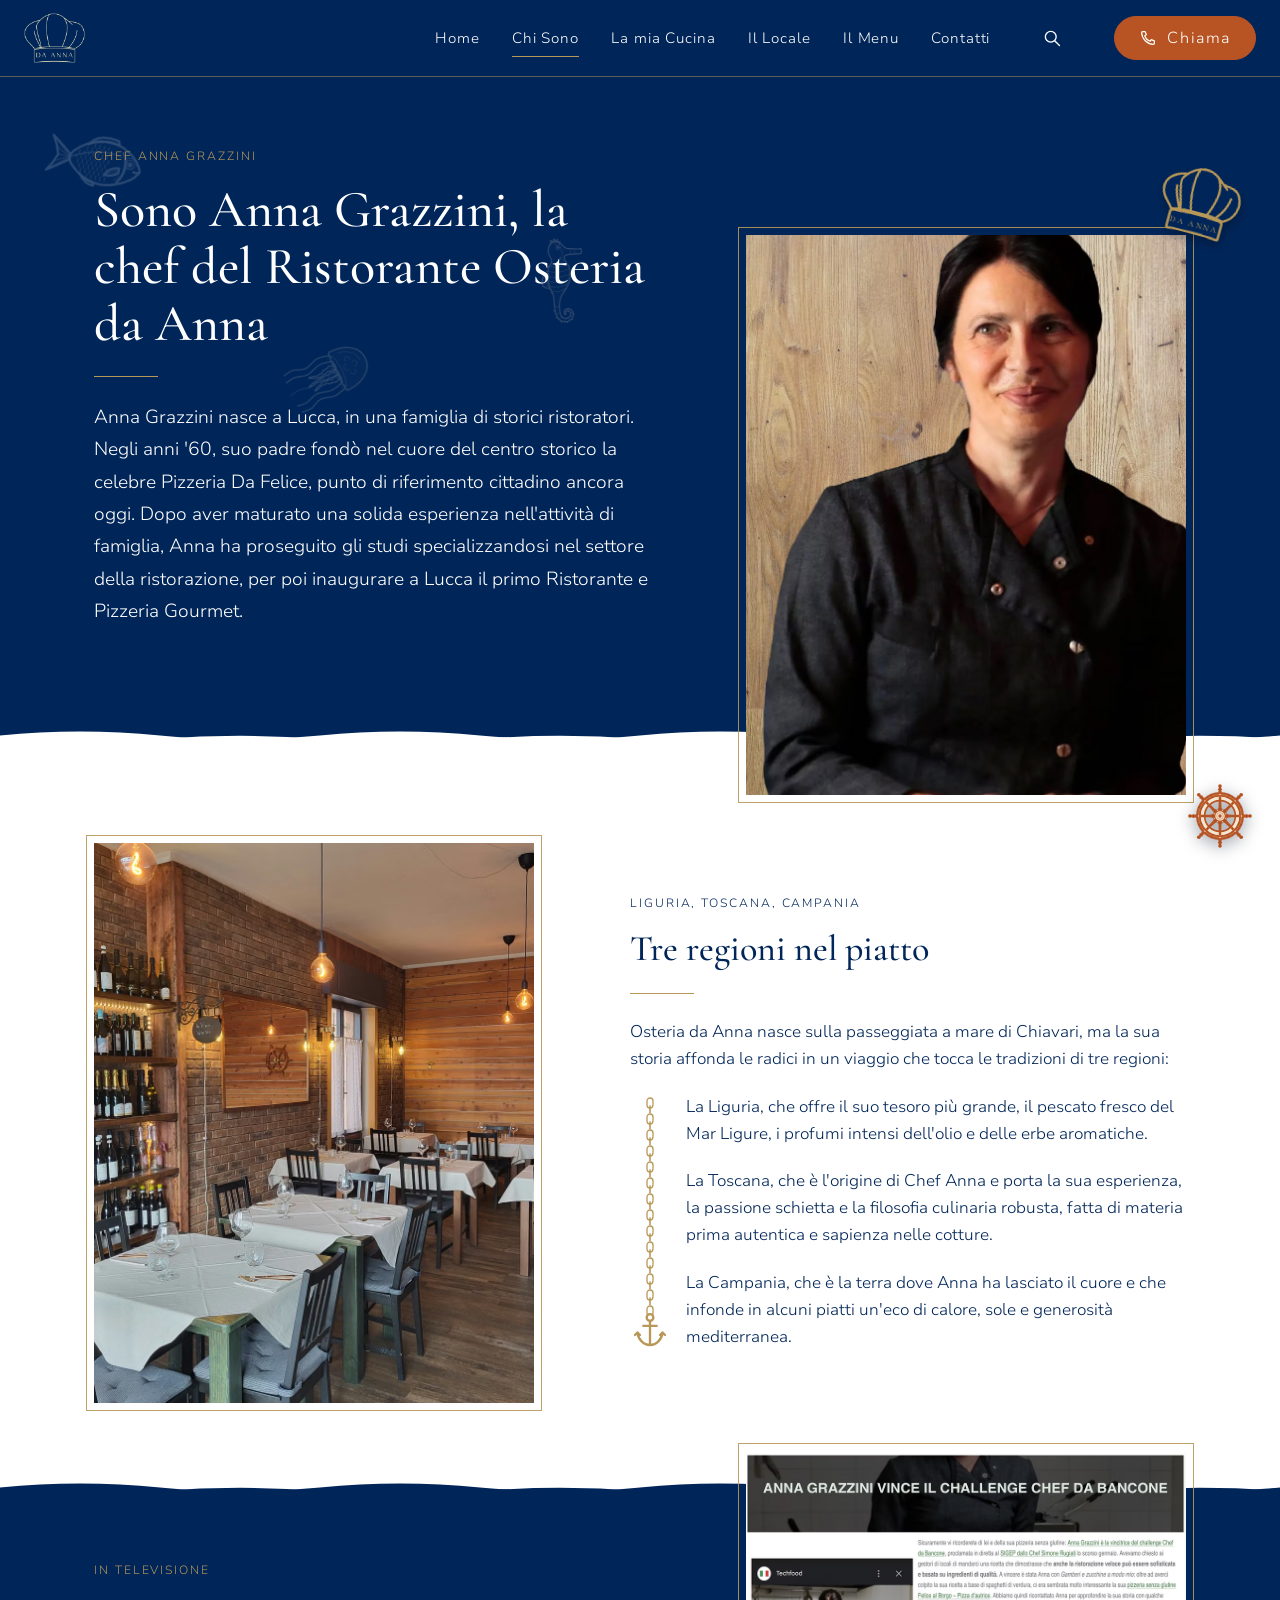
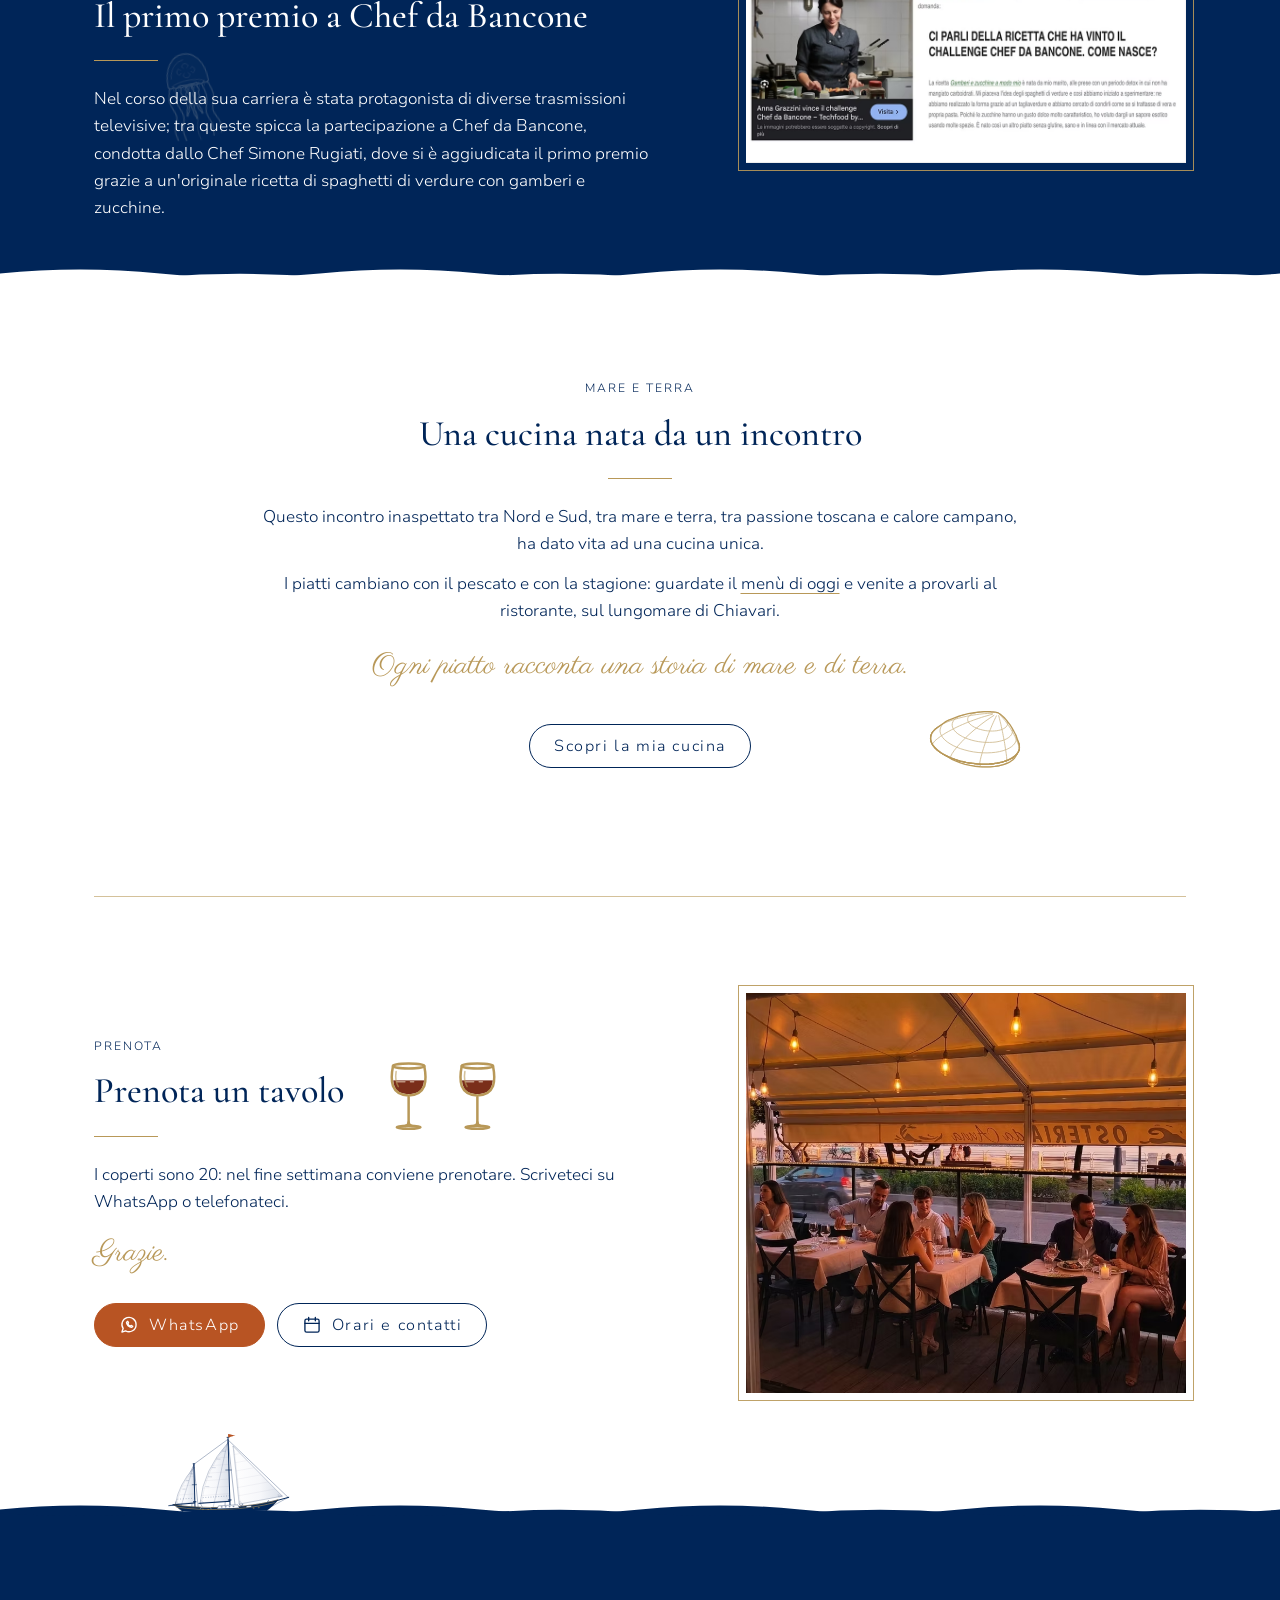
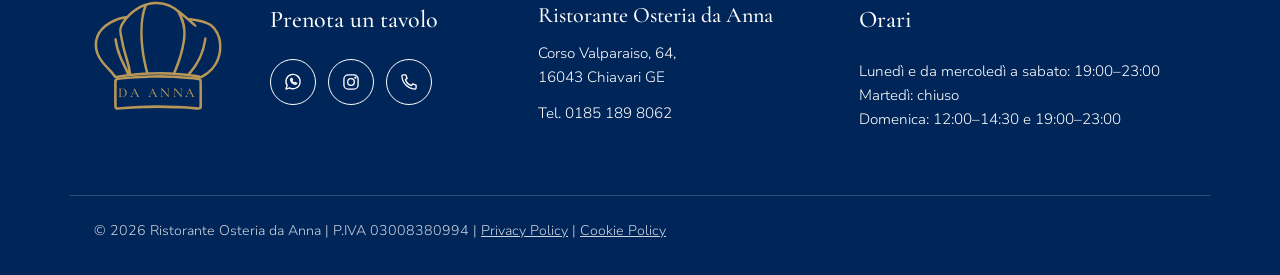
<file: chi-siamo/index.html>
<!DOCTYPE html>
<html lang="it">
<head>
<meta charset="utf-8">
<meta name="viewport" content="width=device-width, initial-scale=1">
<script>document.documentElement.className = 'js';</script>
<title>Chef Anna Grazzini | Ristorante di pesce a Chiavari | Ristorante Osteria da Anna</title>
<meta name="description" content="Anna Grazzini, chef del Ristorante Osteria da Anna a Chiavari: nata in una famiglia di ristoratori, porto tre regioni in cucina: Liguria, Toscana e Campania">
<link rel="canonical" href="https://www.osteriadaannachiavari.com/chi-siamo">
<meta property="og:title" content="Chef Anna Grazzini | Ristorante di pesce a Chiavari | Ristorante Osteria da Anna">
<meta property="og:description" content="Anna Grazzini, chef del Ristorante Osteria da Anna a Chiavari: nata in una famiglia di ristoratori, porto tre regioni in cucina: Liguria, Toscana e Campania">
<meta property="og:image" content="https://www.osteriadaannachiavari.com/img/condivisione-cappello-sala-osteria-da-anna-chiavari-1200x630.jpg">
<meta property="og:image:width" content="1200">
<meta property="og:image:height" content="630">
<meta property="og:url" content="https://www.osteriadaannachiavari.com/chi-siamo">
<meta property="og:site_name" content="Ristorante Osteria da Anna">
<meta property="og:type" content="website">
<meta name="google-site-verification" content="gt6PDQ370vb46KvIJoNbGtGothzg73l_Yf3GxpFi1m4">
<meta name="msvalidate.01" content="6DDF1A7069FC9545693EBD73ADD46002">
<meta name="twitter:card" content="summary_large_image">
<meta name="twitter:title" content="Chi Siamo | Osteria da Anna | Chef Anna Grazzini">
<meta name="twitter:description" content="Osteria da Anna nasce sulla passeggiata a mare di Chiavari dalla passione dello chef Anna Grazzini, nata a Lucca in una famiglia di storici ristoratori, dove inaugura il primo Ristorante e Pizzeria Gourmet.
Nel corso della sua carriera è stata protagonista di diverse trasmissioni televisive; tra cui spicca la partecipazione a Chef da Bancone, condotta dallo Chef Simone Rugiati.">
<meta name="twitter:image" content="https://www.osteriadaannachiavari.com/img/condivisione-cappello-sala-osteria-da-anna-chiavari-1200x630.jpg">
<link rel="icon" sizes="192x192" href="/img/f4c59d_c7c8805771dc455fa762c5e1119b608d~mv2_192x192.jpg" type="image/png">
<link rel="shortcut icon" href="/img/f4c59d_c7c8805771dc455fa762c5e1119b608d~mv2_32x32.jpg" type="image/png">
<link rel="apple-touch-icon" href="/img/f4c59d_c7c8805771dc455fa762c5e1119b608d~mv2_180x180.jpg" type="image/png">
<link rel="stylesheet" href="/css/font-regolato.css">
<link rel="stylesheet" href="/css/stile.css?v=20261124f">
<link rel="stylesheet" href="/css/pagine.css?v=20261120e">
<script type="application/ld+json">{"@context":"https://schema.org/","@type":"Restaurant","name":"Ristorante Osteria da Anna","url":"https://www.osteriadaannachiavari.com","image":"https://www.osteriadaannachiavari.com/img/f4c59d_fd06059a17c2491ca986d9f26ad82a1e~mv2_2361x1330.png","telephone":"+39 0185 189 8062","address":{"@type":"PostalAddress","streetAddress":"Corso Valparaiso, 64","addressLocality":"Chiavari","postalCode":"16043","addressRegion":"GE","addressCountry":"IT"},"geo":{"@type":"GeoCoordinates","latitude":44.3168968,"longitude":9.3165284},"priceRange":"30-60 €","servesCuisine":["Pesce","Ligure"],"sameAs":["https://www.instagram.com/osteria_da_anna_/"],"hasMap":"https://maps.google.com/?cid=7680417386147146536","hasMenu":"https://www.osteriadaannachiavari.com/menu","openingHoursSpecification":[{"@type":"OpeningHoursSpecification","dayOfWeek":["Monday","Wednesday","Thursday","Friday","Saturday"],"opens":"19:00","closes":"23:00"},{"@type":"OpeningHoursSpecification","dayOfWeek":"Sunday","opens":"12:00","closes":"14:30"},{"@type":"OpeningHoursSpecification","dayOfWeek":"Sunday","opens":"19:00","closes":"23:00"}]}</script>
</head>
<body class="font-testo">
<svg class="nascosto" aria-hidden="true" focusable="false">
  <defs>
    <path id="onda-d" d="M0 22 q90.0 -11.25 180.0 0 t180.0 0 q90.0 -11.25 180.0 0 t180.0 0 q90.0 -11.25 180.0 0 t180.0 0 q90.0 -11.25 180.0 0 t180.0 0 q90.0 -11.25 180.0 0 t180.0 0 q90.0 -11.25 180.0 0 t180.0 0 q90.0 -11.25 180.0 0 t180.0 0 q90.0 -11.25 180.0 0 t180.0 0 L2880 40 L0 40 Z" fill="currentColor"/>
    <path id="onda-f" d="M0 27 q90.0 8.75 180.0 0 t180.0 0 q90.0 8.75 180.0 0 t180.0 0 q90.0 8.75 180.0 0 t180.0 0 q90.0 8.75 180.0 0 t180.0 0 q90.0 8.75 180.0 0 t180.0 0 q90.0 8.75 180.0 0 t180.0 0 q90.0 8.75 180.0 0 t180.0 0 q90.0 8.75 180.0 0 t180.0 0 L2880 40 L0 40 Z" fill="currentColor"/>
    <pattern id="maglie-catena" width="12" height="16" patternUnits="userSpaceOnUse"><rect x="3" y="1" width="6" height="10" rx="3" fill="none" stroke="#B89858" stroke-width="1.3"/><path d="M6 9 V17" stroke="#B89858" stroke-width="1.6" stroke-linecap="round"/></pattern>
    <g id="ancora"><circle cx="12" cy="4.5" r="2" style="fill: var(--fondo-ancora, #FFFFFF)"/><path d="M12 6.5V21M8 9.5h8M4.5 13.5c.5 4.3 3.6 7.5 7.5 7.5s7-3.2 7.5-7.5M3 15l1.5-1.5L6 15M18 15l1.5-1.5L21 15"/></g>
    <symbol id="barca-disegno" viewBox="0 0 200 140"><defs><linearGradient id="ombra-vela" x1="0" y1="0" x2="1" y2="0"><stop offset="0" stop-color="#FFFFFF"/><stop offset=".55" stop-color="#F6F7FA"/><stop offset="1" stop-color="#D9DFE9"/></linearGradient><clipPath id="t-fiocco"><path d="M111.7 24 L186.6 101.5 L120 113 Q116 66 111.7 24 Z"/></clipPath><clipPath id="t-randa"><path d="M104.3 18 L105.6 108 L60 110.6 Q65 60 104.3 18 Z"/></clipPath><clipPath id="t-mezzana"><path d="M51.2 56 L51.8 110 L22 111.8 Q27 82 51.2 56 Z"/></clipPath><clipPath id="taglio-scafo"><path d="M20 113 C60 120 130 120.5 180 107 C173 115.5 165 122.5 153 129 L44 129 Q35 127 31 122 Z"/></clipPath></defs><path class="sartiame" d="M104 14 L98 119 M51.2 52 L47 118 M51 52 L21 113" fill="none" stroke="#002558" stroke-width="0.5" stroke-linecap="round" stroke-linejoin="round"/><path class="vela" d="M111.7 24 L186.6 101.5 L120 113 Q116 66 111.7 24 Z" fill="url(#ombra-vela)" stroke="rgba(0, 37, 88, .55)" stroke-width=".6" stroke-linecap="round" stroke-linejoin="round"/><g class="ferzi" clip-path="url(#t-fiocco)" fill="none" stroke="rgba(0, 37, 88, .14)" stroke-width=".45"><path d="M282.5 72 L69.3 108.8 M271.8 61 L58.6 97.8 M261.1 49.9 L47.9 86.7 M250.4 38.8 L37.2 75.6 M239.7 27.7 L26.5 64.5 M229 16.7 L15.8 53.5"/></g><path class="balumina" d="M113.4 30 Q117.4 68 121.4 110.6" fill="none" stroke="rgba(0, 37, 88, .2)" stroke-width=".5"/><path class="rinforzi" d="M186.6 101.5 L179.6 99 L181 103.2 Z M120 113 L120.6 108 L125.2 112.1 Z" fill="rgba(0, 37, 88, .05)" stroke="rgba(0, 37, 88, .3)" stroke-width=".4" stroke-linejoin="round"/><path class="vela" d="M104.3 18 L105.6 108 L60 110.6 Q65 60 104.3 18 Z" fill="url(#ombra-vela)" stroke="rgba(0, 37, 88, .55)" stroke-width=".6" stroke-linecap="round" stroke-linejoin="round"/><g class="ferzi" clip-path="url(#t-randa)" fill="none" stroke="rgba(0, 37, 88, .14)" stroke-width=".45"><path d="M178.4 92.6 L32.5 100.9 M178.2 81.3 L32.3 89.7 M178.1 70.1 L32.2 78.4 M177.9 58.8 L32 67.2 M177.7 47.6 L31.8 55.9 M177.6 36.3 L31.7 44.7 M177.4 25.1 L31.5 33.4"/></g><path class="balumina" d="M102.2 22.4 Q68 61 62.6 108.6" fill="none" stroke="rgba(0, 37, 88, .2)" stroke-width=".5"/><path class="rinforzi" d="M60 110.6 L60.8 105.6 L65.4 110.3 Z M104.3 18 L102 21.6 L104.4 22 Z" fill="rgba(0, 37, 88, .05)" stroke="rgba(0, 37, 88, .3)" stroke-width=".4" stroke-linejoin="round"/><path class="terzaroli" d="M64.8 102.4 h.1 M68.78 102.18 h.1 M72.76 101.96 h.1 M76.74 101.74 h.1 M80.72 101.52 h.1 M84.7 101.3 h.1 M88.68 101.08 h.1 M92.66 100.86 h.1 M96.64 100.64 h.1 M100.62 100.42 h.1 M104.6 100.2 h.1" fill="none" stroke="rgba(0, 37, 88, .5)" stroke-width=".9" stroke-linecap="round"/><path class="stecche" d="M95.6 31.4 L99.4 31.6 M86.4 43.4 L91.4 43.6 M78.8 56.4 L84 56.6 M73 70.4 L78.2 70.6 M68.6 85.4 L73.8 85.6" fill="none" stroke="rgba(0, 37, 88, .35)" stroke-width=".7" stroke-linecap="round"/><path class="vela" d="M51.2 56 L51.8 110 L22 111.8 Q27 82 51.2 56 Z" fill="url(#ombra-vela)" stroke="rgba(0, 37, 88, .55)" stroke-width=".6" stroke-linecap="round" stroke-linejoin="round"/><g class="ferzi" clip-path="url(#t-mezzana)" fill="none" stroke="rgba(0, 37, 88, .14)" stroke-width=".45"><path d="M99.3 93.6 L4 99.4 M99.2 80.1 L3.8 85.9 M99 66.6 L3.7 72.4"/></g><path class="balumina" d="M49.6 60 Q29 83 24.4 110" fill="none" stroke="rgba(0, 37, 88, .2)" stroke-width=".5"/><path class="rinforzi" d="M22 111.8 L22.8 107.4 L26.6 111.5 Z" fill="rgba(0, 37, 88, .05)" stroke="rgba(0, 37, 88, .3)" stroke-width=".4" stroke-linejoin="round"/><path class="terzaroli" d="M25.6 104.4 h.1 M29.87 104.2 h.1 M34.13 104 h.1 M38.4 103.8 h.1 M42.67 103.6 h.1 M46.93 103.4 h.1 M51.2 103.2 h.1" fill="none" stroke="rgba(0, 37, 88, .5)" stroke-width=".9" stroke-linecap="round"/><path class="stecche" d="M45.6 65.6 L48.8 65.6 M38.8 76 L42.6 76 M33.4 89 L37.4 89" fill="none" stroke="rgba(0, 37, 88, .35)" stroke-width=".7" stroke-linecap="round"/><path class="sartiame" d="M104 14 L195.6 103.6 M104 13 L51 51 M104 14 L114 118.6 M51.2 52 L57 118" fill="none" stroke="#002558" stroke-width="0.5" stroke-linecap="round" stroke-linejoin="round"/><path class="manovre" d="M60.4 111.4 L63.6 117.4 M22.6 112.6 L13.6 113.6 M120.4 113.2 L124.4 117.6 M195.6 103.6 L171.4 116.4" fill="none" stroke="#002558" stroke-width="0.45" stroke-linecap="round" stroke-linejoin="round"/><path class="volanti" d="M104 14 L80 117.6 M51.2 52 L30.2 116.4" fill="none" stroke="#002558" stroke-width="0.35" stroke-linecap="round" stroke-linejoin="round" opacity=".7"/><path class="albero" d="M106 119 L104 10" fill="none" stroke="#002558" stroke-width="1.4" stroke-linecap="round" stroke-linejoin="round"/><path class="albero" d="M52 118 L51 50" fill="none" stroke="#002558" stroke-width="1.4" stroke-linecap="round" stroke-linejoin="round"/><path class="boma" d="M105.6 108.6 L58 111.2" fill="none" stroke="#002558" stroke-width="1.5" stroke-linecap="round" stroke-linejoin="round"/><path class="boma" d="M51.8 110.6 L18 113" fill="none" stroke="#002558" stroke-width="1.5" stroke-linecap="round" stroke-linejoin="round"/><path class="bompresso" d="M176.6 108.6 L196.4 103.4" fill="none" stroke="#002558" stroke-width="1.5" stroke-linecap="round" stroke-linejoin="round"/><path class="buttafuori" d="M21.4 113.6 L11.6 114.2" fill="none" stroke="#002558" stroke-width="1.1" stroke-linecap="round" stroke-linejoin="round"/><path class="crocette" d="M100 60.4 L108.6 60.4" fill="none" stroke="#002558" stroke-width="0.9" stroke-linecap="round" stroke-linejoin="round"/><path class="crocette" d="M48.2 82.4 L54.6 82.4" fill="none" stroke="#002558" stroke-width="0.8" stroke-linecap="round" stroke-linejoin="round"/><path class="testa-albero" d="M102.4 10.2 L105.6 10.2 M49.8 50.2 L52.4 50.2" fill="none" stroke="#002558" stroke-width="1" stroke-linecap="round" stroke-linejoin="round"/><path class="trozza" d="M103.4 106.6 L107.6 106.4 M49.8 108.8 L53.6 108.6" fill="none" stroke="#002558" stroke-width="1.6" stroke-linecap="round" stroke-linejoin="round"/><path class="bandiera" d="M104.2 4.8 C108 5.4 111 6.6 115.5 7.4 C111.2 8.5 108 9.7 104.2 10.3 Z" fill="#B85423"/><path class="scafo" d="M20 113 C60 120 130 120.5 180 107 C173 115.5 165 122.5 153 129 L44 129 Q35 127 31 122 Z" fill="#002558"/><rect class="carena" x="0" y="124.5" width="200" height="6" fill="#7A2E1A" clip-path="url(#taglio-scafo)"/><rect class="bagnasciuga" x="0" y="123.4" width="200" height="1.1" fill="#FFFFFF" clip-path="url(#taglio-scafo)"/><path class="scafo-filo" d="M20 113 C60 120 130 120.5 180 107 C173 115.5 165 122.5 153 129 L44 129 Q35 127 31 122 Z" fill="none" stroke="#00122E" stroke-width=".8"/><path class="filetto" d="M24 116.6 C62 123 130 123.5 174 111.4" fill="none" stroke="#B89858" stroke-width=".9"/><path class="falchetta" d="M20.4 113.1 C60 120.1 130 120.6 179.6 107.1" fill="none" stroke="#B89858" stroke-width=".7" stroke-linecap="round" opacity=".85"/><circle class="oblo-scafo" cx="64" cy="120.4" r=".75" fill="none" stroke="#B89858" stroke-width=".45"/><circle class="oblo-scafo" cx="72" cy="120.9" r=".75" fill="none" stroke="#B89858" stroke-width=".45"/><circle class="oblo-scafo" cx="142" cy="119.4" r=".75" fill="none" stroke="#B89858" stroke-width=".45"/><circle class="oblo-scafo" cx="150" cy="118.5" r=".75" fill="none" stroke="#B89858" stroke-width=".45"/><path class="specchio" d="M31.4 121.6 Q27 118.6 23.4 115.6" fill="none" stroke="#FFFFFF" stroke-width=".4" opacity=".35"/><path class="tuga" d="M86 119.8 L88.2 115.4 Q103 114.6 118 114.1 L120.2 118.8 Z" fill="#FFFFFF" stroke="#002558" stroke-width=".5" stroke-linejoin="round"/><circle class="oblo-tuga" cx="93" cy="117.06" r=".8" fill="none" stroke="#002558" stroke-width=".4"/><circle class="oblo-tuga" cx="99" cy="116.94" r=".8" fill="none" stroke="#002558" stroke-width=".4"/><circle class="oblo-tuga" cx="105" cy="116.82" r=".8" fill="none" stroke="#002558" stroke-width=".4"/><circle class="oblo-tuga" cx="111" cy="116.7" r=".8" fill="none" stroke="#002558" stroke-width=".4"/><path class="osteriggio" d="M130.6 118.4 L131.4 116.2 L138.2 115.8 L139 117.8 Z" fill="#FFFFFF" stroke="#002558" stroke-width=".45" stroke-linejoin="round"/><path class="pozzetto" d="M60.6 119.3 L61.2 117.3 L76.4 117.9 L76.6 119.9" fill="none" stroke="#FFFFFF" stroke-width=".55" stroke-linejoin="round"/><path class="manica-vento" d="M124.2 117.6 L124.2 114.6 Q124.2 113.4 125.6 113.4 M164 112.2 L164 109.4 Q164 108.2 165.4 108.2" fill="none" stroke="#002558" stroke-width=".7" stroke-linecap="round"/></symbol>
  </defs>
</svg>
<button class="salta" type="button" data-salta>Skip to Main Content</button>

<header class="testata fascia-blu">
  <div class="contenuto testata-riga">
    <a class="testata-logo" href="/" aria-label="Ristorante Osteria da Anna, home">
      <picture>
        <source type="image/avif" srcset="/img/logo-cappello-osteria-da-anna-chiavari-200x164.avif">
        <img src="/img/logo-cappello-osteria-da-anna-chiavari-200x164.png" width="61" height="50" alt="Cappello da Cuoco - Logo Ristorante Osteria da Anna - Chiavari">
      </picture>
    </a>
    <nav class="nav" id="menu-principale" aria-label="Menu principale">
      <a href="/">Home</a>
      <a href="/chi-siamo" aria-current="page">Chi Sono</a>
      <a href="/la-mia-cucina">La mia Cucina</a>
      <a href="/il-locale">Il Locale</a>
      <a href="/menu">Il Menu</a>
      <a href="/contatti">Contatti</a>
    </nav>
    <button class="testata-cerca" type="button" aria-label="Cerca nel sito" data-ricerca-apri><svg viewBox="0 0 24 24" width="20" height="20" aria-hidden="true"><circle cx="10.5" cy="10.5" r="6.5"/><path d="M15.5 15.5 21 21"/></svg></button>
    <a class="bottone cta testata-chiama" href="tel:+3901851898062"><svg class="icona-linea" viewBox="0 0 24 24" width="18" height="18" aria-hidden="true"><path d="M5 3.5h3.2l1.6 4.2-2.1 1.3a11 11 0 0 0 7.3 7.3l1.3-2.1 4.2 1.6V19a1.5 1.5 0 0 1-1.6 1.5A16.5 16.5 0 0 1 3.5 5.1 1.5 1.5 0 0 1 5 3.5z"/></svg> Chiama</a>
    <button class="menu-tel-apri" type="button" data-menu-tel aria-controls="menu-principale" aria-label="Open navigation menu" aria-expanded="false"><span></span><span></span><span></span></button>
  </div>
  <div class="ricerca font-testo" data-ricerca hidden>
    <div class="ricerca-velo" data-ricerca-chiudi></div>
    <div class="ricerca-pannello" role="dialog" aria-label="Search">
      <form class="ricerca-campo" action="/search" role="search" id="ricerca-modulo" data-ricerca-form>
        <span class="ricerca-lente"><svg viewBox="33 33 134 134" aria-hidden="true"><path d="M54.758 119.575c-8.658-8.658-13.425-20.167-13.425-32.408 0-12.234 4.767-23.742 13.425-32.4 8.659-8.659 20.167-13.434 32.409-13.434 12.241 0 23.75 4.775 32.408 13.434C128.233 63.425 133 74.933 133 87.167c0 12.241-4.767 23.75-13.425 32.408C110.917 128.233 99.408 133 87.167 133c-12.242 0-23.75-4.767-32.409-13.425Zm111.6 40.892-38.083-38.092c8.425-9.808 13.058-22.133 13.058-35.208 0-14.467-5.633-28.067-15.866-38.292C115.242 38.642 101.633 33 87.167 33 72.7 33 59.1 38.642 48.867 48.875 38.633 59.1 33 72.7 33 87.167c0 14.475 5.633 28.066 15.867 38.3C59.1 135.7 72.7 141.333 87.167 141.333c13.075 0 25.4-4.633 35.216-13.066l38.084 38.091 5.891-5.891Z" fill-rule="evenodd"/></svg></span>
        <input type="search" name="q" placeholder="Search" autocomplete="off" aria-label="Search" data-ricerca-input>
        <button class="ricerca-svuota" type="button" aria-label="Clear search" data-ricerca-svuota hidden><svg viewBox="0 0 10 10" aria-hidden="true"><path d="M1 1l8 8M9 1L1 9"/></svg></button>
      </form>
      <button class="ricerca-close" type="button" data-ricerca-chiudi>Close</button>
      <div class="ricerca-corpo" data-ricerca-corpo>
        <div class="ricerca-pagine">
          <h2 class="fk">Other Pages</h2>
          <ul>
          <li class="ricerca-scheda"><span class="ricerca-miniatura"><picture><source type="image/avif" srcset="/img/f4c59d_fd06059a17c2491ca986d9f26ad82a1e~mv2_164x164.avif"><img src="/img/f4c59d_fd06059a17c2491ca986d9f26ad82a1e~mv2_164x164.png" width="82" height="82" alt="" loading="lazy"></picture></span><span class="ricerca-testi"><a href="/menu#piatti" target="_self">I piatti in foto | Ristorante Osteria da Anna</a><span class="ricerca-desc">Osteria da Anna a Chiavari:Rivisitazione di antichi sapori senza tempo.
Non aspettetevi un menu fisso e immutabile; aspettatevi invece  la sorpresa e la garanzia di un prodotto selezionato quotidianamente, sopratutto pesce fresco, proveniente direttamente da vari mercati ittici in base alla stagionalità. Passione e ricerca costante di nuove ricette, ma anche la proposta di buona parte della cucina casalinga di una volta.</span></span></li>
          <li class="ricerca-scheda"><span class="ricerca-miniatura"><picture><source type="image/avif" srcset="/img/f4c59d_fd06059a17c2491ca986d9f26ad82a1e~mv2_164x164.avif"><img src="/img/f4c59d_fd06059a17c2491ca986d9f26ad82a1e~mv2_164x164.png" width="82" height="82" alt="" loading="lazy"></picture></span><span class="ricerca-testi"><a href="/" target="_self">Osteria da Anna | Ristorante sul lungomare a Chiavari | Ristorante di pesce Chiavari</a><span class="ricerca-desc">Osteria da Anna: Ristorante sul Lungomare a Chiavari.  Ristorante di pesce. Un mix di sapori unici: la freschezza della Liguria, la passione della Toscana e il cuore della Campania in ogni piatto. Ottima carta dei vini. Scopri il menù del giorno. Siamo nei pressi del Miramare. Prenota un tavolo vista mare.</span></span></li>
          <li class="ricerca-scheda"><span class="ricerca-miniatura"><picture><source type="image/avif" srcset="/img/f4c59d_fd06059a17c2491ca986d9f26ad82a1e~mv2_164x164.avif"><img src="/img/f4c59d_fd06059a17c2491ca986d9f26ad82a1e~mv2_164x164.png" width="82" height="82" alt="" loading="lazy"></picture></span><span class="ricerca-testi"><a href="/menu" target="_self">Il Menu | Osteria da Anna | Ristorante di pesce Chiavari</a><span class="ricerca-desc">Osteria da Anna a Chiavari: un incontro inaspettato tra Nord e Sud, tra mare e terra, tra passione toscana e calore campano, che da vita ad una cucina unica.
Il nostro menu è dettato dalla disponibilità giornaliera della materia prima, garantendo freschezza e un forte legame con il territorio, ma è estremamente dinamico e stagionale.</span></span></li>
          </ul>
          <button class="ricerca-tutti" type="submit" form="ricerca-modulo" data-ricerca-tutti>Show All Results</button>
        </div>
      </div>
    </div>
  </div>
</header>

<main id="principale" tabindex="-1">

<!-- 1. Hero tutta blu: H1 e primo paragrafo a sinistra, ritratto di Anna a destra -->
<section class="fascia-blu sezione hero-blu" id="testa" aria-labelledby="titolo-pagina">
  <div class="contenuto griglia griglia-dx griglia-centro">
    <div class="colonna-testo">
      <p class="occhiello">Chef Anna Grazzini</p>
      <h1 id="titolo-pagina" class="titolo h1">Sono Anna Grazzini, la chef del Ristorante Osteria da Anna</h1>
      <hr class="linea-oro">
      <p class="misura">Anna Grazzini nasce a Lucca, in una famiglia di storici ristoratori. Negli anni '60, suo padre fondò nel cuore del centro storico la celebre Pizzeria Da Felice, punto di riferimento cittadino ancora oggi. Dopo aver maturato una solida esperienza nell'attività di famiglia, Anna ha proseguito gli studi specializzandosi nel settore della ristorazione, per poi inaugurare a Lucca il primo Ristorante e Pizzeria Gourmet.</p>
    </div>
    <div class="cornice-foto foto-sporge-sotto">
      <picture><source type="image/avif" srcset="/img/2b14c5_c9b362d0870a4c5286ba415648dc62db~mv2_890x1242.avif"><img class="foto" src="/img/2b14c5_c9b362d0870a4c5286ba415648dc62db~mv2_890x1242.jpg" width="445" height="621" alt="Chef Anna Grazzini, Ristorante Osteria da Anna"></picture>
      <span class="cappello-foto" aria-hidden="true"><svg class="si-disegna" viewBox="0 0 911 779"><path class="sagoma" d="M161.5 768.8C157.0 767.2 152.2 763.3 150.2 759.7C148.6 756.7 148.5 750.1 148.5 661.5L148.5 566.5L150.7 562.3C153.5 557.1 158.7 553.1 164.0 551.9C170.2 550.5 205.2 546.6 238.0 543.6C276.9 540.1 309.4 537.9 369.5 534.9C398.0 533.5 530.4 533.4 552.0 534.8C561.1 535.4 576.8 536.4 587.0 537.0C612.3 538.4 648.3 541.1 668.5 543.0C714.9 547.4 745.9 550.9 749.8 552.2C754.0 553.5 759.6 558.3 761.8 562.4C763.3 565.2 763.4 573.7 763.1 661.0L762.8 756.5L760.5 760.6C759.2 762.9 757.1 765.4 755.8 766.2C749.8 770.1 748.3 770.1 712.7 767.0C678.7 764.1 643.4 761.6 618.5 760.5C611.4 760.2 596.0 759.5 584.5 759.0C527.6 756.5 423.4 755.6 381.5 757.3C371.1 757.7 349.4 758.5 333.5 759.0C317.6 759.6 300.7 760.2 296.0 760.5C291.3 760.7 283.0 761.2 277.5 761.5C243.0 763.3 184.9 767.6 168.5 769.5C166.3 769.7 163.2 769.4 161.5 768.8Z M736.5 541.4C716.3 537.2 680.0 531.3 661.5 529.1C631.8 525.6 572.7 521.2 524.4 518.9C501.6 517.8 405.3 518.2 386.0 519.5C295.1 525.5 271.5 527.5 226.0 533.6C211.4 535.5 189.8 538.7 177.9 540.5C150.3 544.9 150.1 544.9 148.3 542.5C134.3 522.5 124.3 510.6 105.5 491.0C74.7 458.9 67.5 450.8 54.2 433.0C37.3 410.7 30.9 399.5 22.1 377.2C17.3 365.2 15.9 360.1 12.4 342.0C10.2 331.0 9.9 293.0 11.9 282.5C16.2 259.7 22.9 242.0 33.3 225.0C54.9 190.1 94.9 157.4 141.6 136.4C165.8 125.6 198.9 115.9 223.5 112.4L235.5 110.7L250.1 96.6C281.5 66.2 318.5 42.1 357.0 27.0C368.6 22.4 385.7 17.2 396.0 15.1C408.6 12.6 412.2 12.1 426.7 10.9C446.8 9.2 470.6 11.0 494.5 15.9C520.2 21.2 550.2 34.0 573.0 49.3C590.5 61.0 636.7 97.5 662.8 120.2C666.0 123.0 669.6 125.1 671.4 125.4C673.1 125.7 678.3 126.3 683.0 126.9C736.3 133.5 767.4 139.7 793.3 148.7C847.1 167.4 878.8 203.3 894.4 263.5C896.6 272.1 897.3 275.4 900.2 291.5C901.7 300.3 901.8 348.3 900.3 356.0C899.7 359.0 898.6 365.1 897.9 369.5C896.9 376.3 895.0 384.7 891.0 399.5C889.8 404.0 887.0 412.1 885.5 415.5C884.8 417.1 883.2 420.8 882.1 423.7C879.0 431.5 871.9 445.4 866.0 455.0C851.9 478.0 833.1 498.4 810.4 515.5C795.3 526.9 762.9 546.1 759.3 545.9C758.3 545.8 748.1 543.8 736.5 541.4Z"/><path class="tratto" data-matita="1" d="M736.5 541.4C716.3 537.2 680.0 531.3 661.5 529.1C631.8 525.6 572.7 521.2 524.4 518.9C501.6 517.8 405.3 518.2 386.0 519.5C295.1 525.5 271.5 527.5 226.0 533.6C211.4 535.5 189.8 538.7 177.9 540.5C150.3 544.9 150.1 544.9 148.3 542.5C134.3 522.5 124.3 510.6 105.5 491.0C74.7 458.9 67.5 450.8 54.2 433.0C37.3 410.7 30.9 399.5 22.1 377.2C17.3 365.2 15.9 360.1 12.4 342.0C10.2 331.0 9.9 293.0 11.9 282.5C16.2 259.7 22.9 242.0 33.3 225.0C54.9 190.1 94.9 157.4 141.6 136.4C165.8 125.6 198.9 115.9 223.5 112.4L235.5 110.7L250.1 96.6C281.5 66.2 318.5 42.1 357.0 27.0C368.6 22.4 385.7 17.2 396.0 15.1C408.6 12.6 412.2 12.1 426.7 10.9C446.8 9.2 470.6 11.0 494.5 15.9C520.2 21.2 550.2 34.0 573.0 49.3C590.5 61.0 636.7 97.5 662.8 120.2C666.0 123.0 669.6 125.1 671.4 125.4C673.1 125.7 678.3 126.3 683.0 126.9C736.3 133.5 767.4 139.7 793.3 148.7C847.1 167.4 878.8 203.3 894.4 263.5C896.6 272.1 897.3 275.4 900.2 291.5C901.7 300.3 901.8 348.3 900.3 356.0C899.7 359.0 898.6 365.1 897.9 369.5C896.9 376.3 895.0 384.7 891.0 399.5C889.8 404.0 887.0 412.1 885.5 415.5C884.8 417.1 883.2 420.8 882.1 423.7C879.0 431.5 871.9 445.4 866.0 455.0C851.9 478.0 833.1 498.4 810.4 515.5C795.3 526.9 762.9 546.1 759.3 545.9C758.3 545.8 748.1 543.8 736.5 541.4Z"></path><path class="tratto" data-matita="1" d="M195.5 531.1C206.5 529.5 220.0 527.6 225.5 527.0C231.0 526.3 236.7 525.5 238.2 525.1L240.9 524.5L234.6 509.0C231.1 500.5 222.1 480.9 214.5 465.5C188.6 412.7 177.0 385.3 167.5 354.1C159.5 327.5 155.3 309.7 152.0 287.0C149.6 270.3 149.8 267.7 153.8 268.2C156.4 268.5 156.5 268.9 157.7 277.0C163.7 317.0 173.4 353.5 188.0 390.0C196.0 410.1 200.7 420.3 220.0 460.0C233.7 488.3 243.7 511.1 247.4 522.2C248.0 524.1 249.7 524.5 251.8 523.1C252.9 522.5 252.8 520.3 251.6 510.9C247.4 480.0 242.3 457.6 231.6 423.2C211.5 358.8 195.8 293.5 186.9 237.1C181.7 204.4 183.3 190.5 194.5 168.5C200.9 156.1 204.7 150.2 217.8 132.7L228.2 118.9L223.3 119.5C193.3 123.7 149.5 138.5 123.9 153.1C95.8 169.2 74.7 185.6 57.7 204.5C46.6 216.8 40.6 225.6 33.0 240.8C20.9 264.8 17.0 281.8 17.0 310.4C17.0 336.5 20.1 353.2 29.2 376.0C34.9 390.4 39.7 399.2 50.3 415.0C66.3 438.9 73.4 447.4 103.5 478.6C129.2 505.1 137.6 514.7 146.8 527.7L153.8 537.6L164.7 535.8C170.6 534.8 184.5 532.7 195.5 531.1Z"></path><path class="tratto" data-matita="1" d="M286.1 520.1C291.4 519.5 299.3 518.8 303.6 518.5C307.9 518.2 313.1 517.7 315.0 517.5C316.9 517.3 322.8 516.8 328.0 516.5C333.2 516.1 342.7 515.5 349.0 514.9C355.3 514.4 363.7 514.0 367.7 514.0C371.6 514.0 375.1 513.6 375.4 513.2C375.7 512.8 375.0 509.0 373.9 504.9C370.7 493.3 363.5 464.1 362.0 457.5C361.3 454.2 360.4 450.1 360.0 448.5C359.6 446.9 358.7 442.8 358.0 439.5C357.4 436.2 356.4 431.5 355.8 429.0C353.6 418.7 353.1 416.2 352.0 410.0C351.4 406.4 350.5 401.2 350.0 398.5C349.1 393.9 348.7 391.0 346.0 373.8C343.4 356.6 339.8 324.5 338.0 303.0C337.4 296.1 336.4 285.3 335.8 279.0C335.0 271.8 334.5 250.0 334.5 220.5C334.5 161.9 335.4 151.1 345.0 96.8C347.2 84.4 351.0 70.4 358.0 49.3C360.7 40.9 363.0 33.6 363.0 33.0C363.0 31.1 334.7 43.5 321.5 51.3C276.1 78.1 239.0 112.7 211.8 153.5C203.7 165.6 196.5 179.5 193.6 188.3C190.3 198.2 189.0 215.2 191.0 222.0C191.6 223.9 193.2 232.2 194.6 240.5C203.9 296.4 221.9 369.2 241.5 431.0C249.3 455.4 255.9 486.5 258.1 508.9L259.4 522.3L268.0 521.6C272.7 521.3 280.8 520.6 286.1 520.1Z"></path><path class="tratto" data-matita="1" d="M568.0 509.2C570.4 504.1 585.5 466.0 590.0 454.0C591.6 449.9 594.6 441.8 596.8 436.0C607.5 407.9 620.9 361.5 627.9 328.5C639.0 276.3 642.3 244.3 640.1 210.7C637.4 169.4 633.2 153.4 614.3 113.0C612.4 108.9 609.1 101.7 607.0 97.0C597.0 74.4 598.1 76.1 587.9 68.7C571.2 56.7 558.7 48.4 550.0 43.8C530.5 33.4 506.2 24.7 486.5 21.2C469.8 18.2 462.9 17.6 443.0 17.6C418.4 17.5 407.2 18.8 386.0 24.2C372.7 27.5 373.1 27.1 369.2 38.0C359.8 64.0 351.7 94.8 348.1 119.0C347.4 123.1 346.5 129.2 346.0 132.5C344.6 141.8 343.2 157.7 341.9 177.5C340.7 197.3 341.2 257.9 342.8 279.5C343.4 286.6 344.1 296.8 344.4 302.0C344.8 307.2 345.5 315.0 346.0 319.3C347.6 332.0 348.9 343.2 349.5 348.0C351.0 361.3 353.5 378.2 355.0 386.5C355.6 389.8 356.5 395.0 357.1 398.0C357.6 401.0 358.5 405.8 359.0 408.5C359.6 411.2 360.4 415.8 360.9 418.5C361.9 424.3 365.1 439.4 368.1 453.0C369.2 458.2 370.6 464.3 371.1 466.5C372.1 471.1 376.8 489.6 380.0 501.4C383.5 514.4 381.1 513.3 403.8 512.4C429.2 511.3 529.8 511.6 541.5 512.8C546.5 513.3 554.0 513.8 558.2 513.9L565.9 514.0L568.0 509.2Z"></path><path class="tratto" data-matita="1" d="M765.7 535.7C796.9 518.0 822.6 498.3 839.1 479.5C843.8 474.2 855.6 458.0 860.0 451.0C898.3 389.4 905.9 306.2 879.4 239.5C870.1 215.9 853.9 193.7 835.2 178.8C812.5 160.7 782.1 149.8 729.0 140.6C711.9 137.6 682.5 133.7 681.0 134.2C679.9 134.5 693.8 147.2 713.1 163.5C722.9 171.8 724.9 173.9 724.7 176.0C724.6 177.5 723.8 178.6 722.7 178.8C720.7 179.2 717.9 177.0 689.9 152.5C672.2 136.9 645.0 114.3 617.8 92.2L610.0 85.9L612.9 92.2C614.5 95.7 617.3 101.9 619.3 106.0C629.5 128.0 632.3 134.8 635.9 145.6C644.2 170.7 646.8 190.8 646.8 229.5C646.8 253.3 646.5 260.1 644.5 274.5C637.8 324.1 627.5 368.2 611.5 416.5C605.7 434.0 591.9 471.5 589.9 475.2C589.4 476.2 589.0 477.4 589.0 478.0C589.0 478.6 588.2 480.9 587.1 483.3C586.1 485.6 584.0 490.4 582.5 494.0C581.0 497.6 578.7 502.9 577.4 505.8C573.4 514.6 573.5 514.7 584.8 515.4C607.6 516.9 658.0 521.4 665.5 522.5C668.3 523.0 669.2 522.1 680.4 508.5C715.1 466.3 739.2 428.2 756.7 387.5C770.3 356.2 781.2 317.9 787.1 281.0C788.3 273.0 789.8 265.9 790.3 265.2C791.6 263.5 794.7 263.7 795.4 265.5C795.7 266.3 795.8 268.3 795.5 269.8C795.3 271.3 794.6 276.3 794.0 281.0C788.3 323.4 774.2 369.0 754.0 410.5C737.4 444.4 711.7 483.2 685.7 513.5C680.3 519.8 677.6 523.7 678.3 524.1C679.0 524.5 682.2 525.1 685.5 525.5C700.3 527.2 755.7 537.4 756.9 538.6C757.9 539.6 760.1 538.8 765.7 535.7Z"></path><path class="tratto" data-matita="2" d="M161.5 768.8C157.0 767.2 152.2 763.3 150.2 759.7C148.6 756.7 148.5 750.1 148.5 661.5L148.5 566.5L150.7 562.3C153.5 557.1 158.7 553.1 164.0 551.9C170.2 550.5 205.2 546.6 238.0 543.6C276.9 540.1 309.4 537.9 369.5 534.9C398.0 533.5 530.4 533.4 552.0 534.8C561.1 535.4 576.8 536.4 587.0 537.0C612.3 538.4 648.3 541.1 668.5 543.0C714.9 547.4 745.9 550.9 749.8 552.2C754.0 553.5 759.6 558.3 761.8 562.4C763.3 565.2 763.4 573.7 763.1 661.0L762.8 756.5L760.5 760.6C759.2 762.9 757.1 765.4 755.8 766.2C749.8 770.1 748.3 770.1 712.7 767.0C678.7 764.1 643.4 761.6 618.5 760.5C611.4 760.2 596.0 759.5 584.5 759.0C527.6 756.5 423.4 755.6 381.5 757.3C371.1 757.7 349.4 758.5 333.5 759.0C317.6 759.6 300.7 760.2 296.0 760.5C291.3 760.7 283.0 761.2 277.5 761.5C243.0 763.3 184.9 767.6 168.5 769.5C166.3 769.7 163.2 769.4 161.5 768.8Z"></path><path class="tratto" data-matita="2" d="M180.3 761.0C204.4 758.4 267.9 753.9 299.5 752.5C306.6 752.2 320.1 751.5 329.5 751.0C373.0 748.6 458.5 747.6 513.8 748.9C543.9 749.5 571.6 750.3 575.5 750.5C579.4 750.7 587.5 751.2 593.5 751.4C638.9 753.6 666.5 755.5 726.6 760.6C749.2 762.6 750.6 762.4 754.0 756.8C756.0 753.6 756.0 751.6 756.0 660.5C756.0 569.4 756.0 567.4 754.0 564.2C752.9 562.4 750.5 560.3 748.8 559.5C742.3 556.7 635.8 546.5 591.0 544.5C584.1 544.2 575.1 543.7 571.0 543.5C520.3 540.5 436.4 539.7 387.5 541.8C329.4 544.2 333.7 544.0 285.0 547.0C239.2 549.8 168.3 557.3 163.1 559.9C161.2 560.8 158.9 563.1 157.8 565.0C156.1 568.3 156.0 573.0 156.0 661.5C156.1 761.3 155.9 757.7 161.1 760.6C164.0 762.2 168.2 762.3 180.3 761.0Z"></path><path class="cappello-pieno" fill-rule="evenodd" d="M161.5 768.8C157.0 767.2 152.2 763.3 150.2 759.7C148.6 756.7 148.5 750.1 148.5 661.5L148.5 566.5L150.7 562.3C153.5 557.1 158.7 553.1 164.0 551.9C170.2 550.5 205.2 546.6 238.0 543.6C276.9 540.1 309.4 537.9 369.5 534.9C398.0 533.5 530.4 533.4 552.0 534.8C561.1 535.4 576.8 536.4 587.0 537.0C612.3 538.4 648.3 541.1 668.5 543.0C714.9 547.4 745.9 550.9 749.8 552.2C754.0 553.5 759.6 558.3 761.8 562.4C763.3 565.2 763.4 573.7 763.1 661.0L762.8 756.5L760.5 760.6C759.2 762.9 757.1 765.4 755.8 766.2C749.8 770.1 748.3 770.1 712.7 767.0C678.7 764.1 643.4 761.6 618.5 760.5C611.4 760.2 596.0 759.5 584.5 759.0C527.6 756.5 423.4 755.6 381.5 757.3C371.1 757.7 349.4 758.5 333.5 759.0C317.6 759.6 300.7 760.2 296.0 760.5C291.3 760.7 283.0 761.2 277.5 761.5C243.0 763.3 184.9 767.6 168.5 769.5C166.3 769.7 163.2 769.4 161.5 768.8Z M180.3 761.0C204.4 758.4 267.9 753.9 299.5 752.5C306.6 752.2 320.1 751.5 329.5 751.0C373.0 748.6 458.5 747.6 513.8 748.9C543.9 749.5 571.6 750.3 575.5 750.5C579.4 750.7 587.5 751.2 593.5 751.4C638.9 753.6 666.5 755.5 726.6 760.6C749.2 762.6 750.6 762.4 754.0 756.8C756.0 753.6 756.0 751.6 756.0 660.5C756.0 569.4 756.0 567.4 754.0 564.2C752.9 562.4 750.5 560.3 748.8 559.5C742.3 556.7 635.8 546.5 591.0 544.5C584.1 544.2 575.1 543.7 571.0 543.5C520.3 540.5 436.4 539.7 387.5 541.8C329.4 544.2 333.7 544.0 285.0 547.0C239.2 549.8 168.3 557.3 163.1 559.9C161.2 560.8 158.9 563.1 157.8 565.0C156.1 568.3 156.0 573.0 156.0 661.5C156.1 761.3 155.9 757.7 161.1 760.6C164.0 762.2 168.2 762.3 180.3 761.0Z M736.5 541.4C716.3 537.2 680.0 531.3 661.5 529.1C631.8 525.6 572.7 521.2 524.4 518.9C501.6 517.8 405.3 518.2 386.0 519.5C295.1 525.5 271.5 527.5 226.0 533.6C211.4 535.5 189.8 538.7 177.9 540.5C150.3 544.9 150.1 544.9 148.3 542.5C134.3 522.5 124.3 510.6 105.5 491.0C74.7 458.9 67.5 450.8 54.2 433.0C37.3 410.7 30.9 399.5 22.1 377.2C17.3 365.2 15.9 360.1 12.4 342.0C10.2 331.0 9.9 293.0 11.9 282.5C16.2 259.7 22.9 242.0 33.3 225.0C54.9 190.1 94.9 157.4 141.6 136.4C165.8 125.6 198.9 115.9 223.5 112.4L235.5 110.7L250.1 96.6C281.5 66.2 318.5 42.1 357.0 27.0C368.6 22.4 385.7 17.2 396.0 15.1C408.6 12.6 412.2 12.1 426.7 10.9C446.8 9.2 470.6 11.0 494.5 15.9C520.2 21.2 550.2 34.0 573.0 49.3C590.5 61.0 636.7 97.5 662.8 120.2C666.0 123.0 669.6 125.1 671.4 125.4C673.1 125.7 678.3 126.3 683.0 126.9C736.3 133.5 767.4 139.7 793.3 148.7C847.1 167.4 878.8 203.3 894.4 263.5C896.6 272.1 897.3 275.4 900.2 291.5C901.7 300.3 901.8 348.3 900.3 356.0C899.7 359.0 898.6 365.1 897.9 369.5C896.9 376.3 895.0 384.7 891.0 399.5C889.8 404.0 887.0 412.1 885.5 415.5C884.8 417.1 883.2 420.8 882.1 423.7C879.0 431.5 871.9 445.4 866.0 455.0C851.9 478.0 833.1 498.4 810.4 515.5C795.3 526.9 762.9 546.1 759.3 545.9C758.3 545.8 748.1 543.8 736.5 541.4Z M765.7 535.7C796.9 518.0 822.6 498.3 839.1 479.5C843.8 474.2 855.6 458.0 860.0 451.0C898.3 389.4 905.9 306.2 879.4 239.5C870.1 215.9 853.9 193.7 835.2 178.8C812.5 160.7 782.1 149.8 729.0 140.6C711.9 137.6 682.5 133.7 681.0 134.2C679.9 134.5 693.8 147.2 713.1 163.5C722.9 171.8 724.9 173.9 724.7 176.0C724.6 177.5 723.8 178.6 722.7 178.8C720.7 179.2 717.9 177.0 689.9 152.5C672.2 136.9 645.0 114.3 617.8 92.2L610.0 85.9L612.9 92.2C614.5 95.7 617.3 101.9 619.3 106.0C629.5 128.0 632.3 134.8 635.9 145.6C644.2 170.7 646.8 190.8 646.8 229.5C646.8 253.3 646.5 260.1 644.5 274.5C637.8 324.1 627.5 368.2 611.5 416.5C605.7 434.0 591.9 471.5 589.9 475.2C589.4 476.2 589.0 477.4 589.0 478.0C589.0 478.6 588.2 480.9 587.1 483.3C586.1 485.6 584.0 490.4 582.5 494.0C581.0 497.6 578.7 502.9 577.4 505.8C573.4 514.6 573.5 514.7 584.8 515.4C607.6 516.9 658.0 521.4 665.5 522.5C668.3 523.0 669.2 522.1 680.4 508.5C715.1 466.3 739.2 428.2 756.7 387.5C770.3 356.2 781.2 317.9 787.1 281.0C788.3 273.0 789.8 265.9 790.3 265.2C791.6 263.5 794.7 263.7 795.4 265.5C795.7 266.3 795.8 268.3 795.5 269.8C795.3 271.3 794.6 276.3 794.0 281.0C788.3 323.4 774.2 369.0 754.0 410.5C737.4 444.4 711.7 483.2 685.7 513.5C680.3 519.8 677.6 523.7 678.3 524.1C679.0 524.5 682.2 525.1 685.5 525.5C700.3 527.2 755.7 537.4 756.9 538.6C757.9 539.6 760.1 538.8 765.7 535.7Z M195.5 531.1C206.5 529.5 220.0 527.6 225.5 527.0C231.0 526.3 236.7 525.5 238.2 525.1L240.9 524.5L234.6 509.0C231.1 500.5 222.1 480.9 214.5 465.5C188.6 412.7 177.0 385.3 167.5 354.1C159.5 327.5 155.3 309.7 152.0 287.0C149.6 270.3 149.8 267.7 153.8 268.2C156.4 268.5 156.5 268.9 157.7 277.0C163.7 317.0 173.4 353.5 188.0 390.0C196.0 410.1 200.7 420.3 220.0 460.0C233.7 488.3 243.7 511.1 247.4 522.2C248.0 524.1 249.7 524.5 251.8 523.1C252.9 522.5 252.8 520.3 251.6 510.9C247.4 480.0 242.3 457.6 231.6 423.2C211.5 358.8 195.8 293.5 186.9 237.1C181.7 204.4 183.3 190.5 194.5 168.5C200.9 156.1 204.7 150.2 217.8 132.7L228.2 118.9L223.3 119.5C193.3 123.7 149.5 138.5 123.9 153.1C95.8 169.2 74.7 185.6 57.7 204.5C46.6 216.8 40.6 225.6 33.0 240.8C20.9 264.8 17.0 281.8 17.0 310.4C17.0 336.5 20.1 353.2 29.2 376.0C34.9 390.4 39.7 399.2 50.3 415.0C66.3 438.9 73.4 447.4 103.5 478.6C129.2 505.1 137.6 514.7 146.8 527.7L153.8 537.6L164.7 535.8C170.6 534.8 184.5 532.7 195.5 531.1Z M286.1 520.1C291.4 519.5 299.3 518.8 303.6 518.5C307.9 518.2 313.1 517.7 315.0 517.5C316.9 517.3 322.8 516.8 328.0 516.5C333.2 516.1 342.7 515.5 349.0 514.9C355.3 514.4 363.7 514.0 367.7 514.0C371.6 514.0 375.1 513.6 375.4 513.2C375.7 512.8 375.0 509.0 373.9 504.9C370.7 493.3 363.5 464.1 362.0 457.5C361.3 454.2 360.4 450.1 360.0 448.5C359.6 446.9 358.7 442.8 358.0 439.5C357.4 436.2 356.4 431.5 355.8 429.0C353.6 418.7 353.1 416.2 352.0 410.0C351.4 406.4 350.5 401.2 350.0 398.5C349.1 393.9 348.7 391.0 346.0 373.8C343.4 356.6 339.8 324.5 338.0 303.0C337.4 296.1 336.4 285.3 335.8 279.0C335.0 271.8 334.5 250.0 334.5 220.5C334.5 161.9 335.4 151.1 345.0 96.8C347.2 84.4 351.0 70.4 358.0 49.3C360.7 40.9 363.0 33.6 363.0 33.0C363.0 31.1 334.7 43.5 321.5 51.3C276.1 78.1 239.0 112.7 211.8 153.5C203.7 165.6 196.5 179.5 193.6 188.3C190.3 198.2 189.0 215.2 191.0 222.0C191.6 223.9 193.2 232.2 194.6 240.5C203.9 296.4 221.9 369.2 241.5 431.0C249.3 455.4 255.9 486.5 258.1 508.9L259.4 522.3L268.0 521.6C272.7 521.3 280.8 520.6 286.1 520.1Z M568.0 509.2C570.4 504.1 585.5 466.0 590.0 454.0C591.6 449.9 594.6 441.8 596.8 436.0C607.5 407.9 620.9 361.5 627.9 328.5C639.0 276.3 642.3 244.3 640.1 210.7C637.4 169.4 633.2 153.4 614.3 113.0C612.4 108.9 609.1 101.7 607.0 97.0C597.0 74.4 598.1 76.1 587.9 68.7C571.2 56.7 558.7 48.4 550.0 43.8C530.5 33.4 506.2 24.7 486.5 21.2C469.8 18.2 462.9 17.6 443.0 17.6C418.4 17.5 407.2 18.8 386.0 24.2C372.7 27.5 373.1 27.1 369.2 38.0C359.8 64.0 351.7 94.8 348.1 119.0C347.4 123.1 346.5 129.2 346.0 132.5C344.6 141.8 343.2 157.7 341.9 177.5C340.7 197.3 341.2 257.9 342.8 279.5C343.4 286.6 344.1 296.8 344.4 302.0C344.8 307.2 345.5 315.0 346.0 319.3C347.6 332.0 348.9 343.2 349.5 348.0C351.0 361.3 353.5 378.2 355.0 386.5C355.6 389.8 356.5 395.0 357.1 398.0C357.6 401.0 358.5 405.8 359.0 408.5C359.6 411.2 360.4 415.8 360.9 418.5C361.9 424.3 365.1 439.4 368.1 453.0C369.2 458.2 370.6 464.3 371.1 466.5C372.1 471.1 376.8 489.6 380.0 501.4C383.5 514.4 381.1 513.3 403.8 512.4C429.2 511.3 529.8 511.6 541.5 512.8C546.5 513.3 554.0 513.8 558.2 513.9L565.9 514.0L568.0 509.2Z"/><text class="cappello-scritta" x="455" y="682" text-anchor="middle">DA ANNA</text></svg></span>
    </div>
  </div>
</section>

<!-- 2. Le tre regioni: foto del locale che scorrono a sinistra -->
<section class="fascia-bianca sezione" id="regioni" aria-labelledby="s-regioni">
  <div class="onda-bordo" aria-hidden="true"><svg class="onda-dietro" viewBox="0 0 2880 40" preserveAspectRatio="none"><use href="#onda-d"/></svg><svg class="onda-fronte" viewBox="0 0 2880 40" preserveAspectRatio="none"><use href="#onda-f"/></svg></div>
  <div class="contenuto griglia griglia-sx griglia-centro">
    <div class="cornice-foto">
      <div class="scorrono" data-scorrono>
        <picture class="attiva"><source type="image/avif" srcset="/img/sala-tavoli-apparecchiati-osteria-da-anna-chiavari-886x1130.avif"><img src="/img/sala-tavoli-apparecchiati-osteria-da-anna-chiavari-886x1130.jpg" width="443" height="565" alt="La sala del Ristorante Osteria da Anna a Chiavari: tavoli apparecchiati, scaffale dei vini e pareti in legno" loading="lazy"></picture>
        <picture><source type="image/avif" srcset="/img/sala-pareti-in-legno-osteria-da-anna-chiavari-886x1130.avif"><img src="/img/sala-pareti-in-legno-osteria-da-anna-chiavari-886x1130.jpg" width="443" height="565" alt="La sala del Ristorante Osteria da Anna: tavoli apparecchiati sotto le lampade, parete in legno con il timone" loading="lazy"></picture>
        <picture><source type="image/avif" srcset="/img/scaffale-dei-vini-e-tavoli-osteria-da-anna-chiavari-886x1130.avif"><img src="/img/scaffale-dei-vini-e-tavoli-osteria-da-anna-chiavari-886x1130.jpg" width="443" height="565" alt="Lo scaffale dei vini e i tavoli per due nella sala del Ristorante Osteria da Anna" loading="lazy"></picture>
      </div>
    </div>
    <div class="colonna-testo">
      <p class="occhiello">Liguria, Toscana, Campania</p>
      <h2 id="s-regioni" class="titolo h2">Tre regioni nel piatto</h2>
      <hr class="linea-oro">
      <p class="misura">Osteria da Anna nasce sulla passeggiata a mare di Chiavari, ma la sua storia affonda le radici in un viaggio che tocca le tradizioni di tre regioni:</p>
      <div class="regioni">
        <span class="regioni-catena" aria-hidden="true"><svg><rect width="12" height="100%" fill="url(#maglie-catena)"/></svg></span>
        <span class="regioni-ancora" aria-hidden="true"><svg viewBox="0 0 24 24"><use href="#ancora"/></svg></span>
        <ul class="elenco-regioni">
          <li>La Liguria, che offre il suo tesoro più grande, il pescato fresco del Mar Ligure, i profumi intensi dell'olio e delle erbe aromatiche.</li>
          <li>La Toscana, che è l'origine di Chef Anna e porta la sua esperienza, la passione schietta e la filosofia culinaria robusta, fatta di materia prima autentica e sapienza nelle cotture.</li>
          <li>La Campania, che è la terra dove Anna ha lasciato il cuore e che infonde in alcuni piatti un'eco di calore, sole e generosità mediterranea.</li>
        </ul>
      </div>
    </div>
  </div>
</section>

<!-- 3. Televisione e Chef da Bancone: le due immagini dell'intervista scorrono a destra -->
<section class="fascia-blu sezione sezione-bassa" id="televisione" aria-labelledby="s-televisione">
  <div class="onda-bordo" aria-hidden="true"><svg class="onda-dietro" viewBox="0 0 2880 40" preserveAspectRatio="none"><use href="#onda-d"/></svg><svg class="onda-fronte" viewBox="0 0 2880 40" preserveAspectRatio="none"><use href="#onda-f"/></svg></div>
  <div class="contenuto griglia griglia-dx griglia-centro">
    <div class="colonna-testo">
      <p class="occhiello">In televisione</p>
      <h2 id="s-televisione" class="titolo h2">Il primo premio a Chef da Bancone</h2>
      <hr class="linea-oro">
      <p class="misura">Nel corso della sua carriera è stata protagonista di diverse trasmissioni televisive; tra queste spicca la partecipazione a Chef da Bancone, condotta dallo Chef Simone Rugiati, dove si è aggiudicata il primo premio grazie a un'originale ricetta di spaghetti di verdure con gamberi e zucchine.</p>
    </div>
    <div class="cornice-foto foto-larga foto-sporge-sopra">
      <div class="scorrono" data-scorrono>
        <picture class="attiva"><source type="image/avif" srcset="/img/f4c59d_e2a73523da004976be6faee0dafe0216~mv2_932x660.avif"><img src="/img/f4c59d_e2a73523da004976be6faee0dafe0216~mv2_932x660.png" width="466" height="330" alt="Articolo: Anna Grazzini vince il challenge Chef da Bancone" loading="lazy"></picture>
        <picture><source type="image/avif" srcset="/img/f4c59d_6adece824f7543f6a5b92cc5f2568407~mv2_932x660.avif"><img src="/img/f4c59d_6adece824f7543f6a5b92cc5f2568407~mv2_932x660.png" width="466" height="330" alt="Intervista ad Anna Grazzini dopo la vittoria a Chef da Bancone" loading="lazy"></picture>
      </div>
    </div>
  </div>
</section>

<!-- 4. Chiusa e invito -->
<section class="fascia-bianca sezione" id="invito" aria-labelledby="s-invito">
  <div class="onda-bordo" aria-hidden="true"><svg class="onda-dietro" viewBox="0 0 2880 40" preserveAspectRatio="none"><use href="#onda-d"/></svg><svg class="onda-fronte" viewBox="0 0 2880 40" preserveAspectRatio="none"><use href="#onda-f"/></svg></div>
  <div class="contenuto stretto">
    <p class="occhiello">Mare e terra</p>
    <h2 id="s-invito" class="titolo h2">Una cucina nata da un incontro</h2>
    <hr class="linea-oro">
    <p class="misura">Questo incontro inaspettato tra Nord e Sud, tra mare e terra, tra passione toscana e calore campano, ha dato vita ad una cucina unica.</p>
    <p class="misura">I piatti cambiano con il pescato e con la stagione: guardate il <a class="testo-link" href="/menu">menù di oggi</a> e venite a provarli al ristorante, sul lungomare di Chiavari.</p>
    <p class="corsivo">Ogni piatto racconta una storia di mare e di terra.</p>
    <a class="bottone secondario" href="/la-mia-cucina">Scopri la mia cucina</a>
    <span class="conchiglia" data-conchiglia aria-hidden="true"><svg class="conchiglia-var" viewBox="-31.1 -26.1 139.4 87.7" data-conchiglia-3d></svg></span>
  </div>
</section>

<!-- 5. Prenota un tavolo -->
<section class="fascia-bianca sezione s-prenota" id="prenota" aria-labelledby="s-prenota">
  <div class="contenuto">
    <div class="linea-sezione"></div>
    <div class="griglia griglia-dx griglia-centro">
      <div class="colonna-testo">
        <p class="occhiello">Prenota</p>
        <div class="titolo-riga">
          <p id="s-prenota" class="titolo h2 titolo-blocco">Prenota un tavolo</p>
          <span class="cincin" aria-hidden="true"><svg viewBox="0 0 48 32"><g class="calice-sx"><clipPath id="interno-sx-a"><path d="M8.45 8.36 C8.05 10 7.75 12.4 8.45 14.4 C9.16 16.4 10.6 16.95 13 16.95 C15.4 16.95 16.84 16.4 17.55 14.4 C18.25 12.4 17.95 10 17.55 8.36 Z"/></clipPath><g clip-path="url(#interno-sx-a)"><g class="vino-sx"><rect x="3" y="12.6" width="20" height="10" fill="#7A2E1A" stroke="none"/><path class="riflesso-vino" d="M9.2 13.05 L11.8 13.05 M13.6 13.05 L14.6 13.05" fill="none" stroke="#F4E6CF" stroke-width=".5" stroke-linecap="round" opacity=".55"/></g></g><path d="M8 8 C7.6 10 7.3 12.4 8 14.4 C8.8 16.4 10.6 17.4 13 17.4 C15.4 17.4 17.2 16.4 18 14.4 C18.7 12.4 18.4 10 18 8 M13 17.4 V26.4" fill="none" stroke="#B89858" stroke-width=".8" stroke-linecap="round" stroke-linejoin="round"/><ellipse cx="13" cy="8" rx="5" ry=".8" fill="none" stroke="#B89858" stroke-width=".8" stroke-linecap="round" stroke-linejoin="round"/><path d="M11.9 27.2 C12.7 27 12.95 26.6 13 26 M14.1 27.2 C13.3 27 13.05 26.6 13 26" fill="none" stroke="#B89858" stroke-width=".8" stroke-linecap="round" stroke-linejoin="round"/><ellipse cx="13" cy="27.6" rx="3.8" ry=".5" fill="none" stroke="#B89858" stroke-width=".8" stroke-linecap="round" stroke-linejoin="round"/><path class="riflesso" d="M9 9.8 C8.7 11.6 8.9 13.2 9.7 14.6" fill="none" stroke="#B89858" stroke-width=".5" stroke-linecap="round" opacity=".6"/></g><g class="calice-dx"><clipPath id="interno-dx-a"><path d="M30.45 8.36 C30.05 10 29.75 12.4 30.45 14.4 C31.16 16.4 32.6 16.95 35 16.95 C37.4 16.95 38.84 16.4 39.55 14.4 C40.25 12.4 39.95 10 39.55 8.36 Z"/></clipPath><g clip-path="url(#interno-dx-a)"><g class="vino-dx"><rect x="25" y="12.6" width="20" height="10" fill="#7A2E1A" stroke="none"/><path class="riflesso-vino" d="M31.2 13.05 L33.8 13.05 M35.6 13.05 L36.6 13.05" fill="none" stroke="#F4E6CF" stroke-width=".5" stroke-linecap="round" opacity=".55"/></g></g><path d="M30 8 C29.6 10 29.3 12.4 30 14.4 C30.8 16.4 32.6 17.4 35 17.4 C37.4 17.4 39.2 16.4 40 14.4 C40.7 12.4 40.4 10 40 8 M35 17.4 V26.4" fill="none" stroke="#B89858" stroke-width=".8" stroke-linecap="round" stroke-linejoin="round"/><ellipse cx="35" cy="8" rx="5" ry=".8" fill="none" stroke="#B89858" stroke-width=".8" stroke-linecap="round" stroke-linejoin="round"/><path d="M33.9 27.2 C34.7 27 34.95 26.6 35 26 M36.1 27.2 C35.3 27 35.05 26.6 35 26" fill="none" stroke="#B89858" stroke-width=".8" stroke-linecap="round" stroke-linejoin="round"/><ellipse cx="35" cy="27.6" rx="3.8" ry=".5" fill="none" stroke="#B89858" stroke-width=".8" stroke-linecap="round" stroke-linejoin="round"/><path class="riflesso" d="M31 9.8 C30.7 11.6 30.9 13.2 31.7 14.6" fill="none" stroke="#B89858" stroke-width=".5" stroke-linecap="round" opacity=".6"/></g><path class="scintilla-nuova" d="M24 7.6V4.8M21.6 8.3l-1.8-1.6M26.4 8.3l1.8-1.6" fill="none" stroke="#B89858" stroke-width=".8" stroke-linecap="round"/></svg></span>
        </div>
        <hr class="linea-oro">
        <p class="misura">I coperti sono 20: nel fine settimana conviene prenotare. Scriveteci su WhatsApp o telefonateci.</p>
        <p class="corsivo">Grazie.</p>
        <div class="bottoni">
          <a class="bottone cta" href="https://api.whatsapp.com/send?phone=393347231955" target="_blank" rel="noopener"><svg class="icona-linea" viewBox="0 0 24 24" width="20" height="20" aria-hidden="true"><path d="M20.5 11.6a8.5 8.5 0 0 1-12.6 7.4L3.5 20.5l1.5-4.3a8.5 8.5 0 1 1 15.5-4.6z"/><path d="M9 8.6c0 3.4 2.9 6.3 6.3 6.3l1.2-1.4-2-1-1 .9c-1.3-.5-2.4-1.6-2.9-2.9l.9-1-1-2z"/></svg> WhatsApp</a>
          <a class="bottone secondario" href="/contatti"><svg class="icona-linea" viewBox="0 0 24 24" width="20" height="20" aria-hidden="true"><rect x="3.5" y="5" width="17" height="15.5" rx="2"/><path d="M3.5 10h17M8 3v4M16 3v4"/></svg> Orari e contatti</a>
        </div>
      </div>
      <div class="cornice-foto foto-bassa">
        <picture><source type="image/avif" srcset="/img/f4c59d_200d1f052ea141368f4839af93e04673~mv2_816x896.avif"><img class="foto" src="/img/f4c59d_200d1f052ea141368f4839af93e04673~mv2_816x896.png" width="408" height="448" alt="Tavoli all&#x27;aperto del Ristorante Osteria da Anna, sul lungomare di Chiavari" loading="lazy"></picture>
      </div>
    </div>
  </div>
</section>

</main>

<footer class="piede fascia-blu" id="piede">
  <div class="barca-pista" data-barca aria-hidden="true"></div>
  <div class="onda-bordo" aria-hidden="true"><svg class="onda-dietro" viewBox="0 0 2880 40" preserveAspectRatio="none"><use href="#onda-d"/></svg><svg class="onda-fronte" viewBox="0 0 2880 40" preserveAspectRatio="none"><use href="#onda-f"/></svg></div>
  <div class="contenuto piede-griglia">
    <svg class="piede-logo si-disegna" viewBox="0 0 911 779" role="img" aria-label="Cappello da Cuoco - logo Ristorante Osteria da Anna - ristorante di pesce sul lungomare di Chiavari"><path class="tratto" data-matita="1" d="M736.5 541.4C716.3 537.2 680.0 531.3 661.5 529.1C631.8 525.6 572.7 521.2 524.4 518.9C501.6 517.8 405.3 518.2 386.0 519.5C295.1 525.5 271.5 527.5 226.0 533.6C211.4 535.5 189.8 538.7 177.9 540.5C150.3 544.9 150.1 544.9 148.3 542.5C134.3 522.5 124.3 510.6 105.5 491.0C74.7 458.9 67.5 450.8 54.2 433.0C37.3 410.7 30.9 399.5 22.1 377.2C17.3 365.2 15.9 360.1 12.4 342.0C10.2 331.0 9.9 293.0 11.9 282.5C16.2 259.7 22.9 242.0 33.3 225.0C54.9 190.1 94.9 157.4 141.6 136.4C165.8 125.6 198.9 115.9 223.5 112.4L235.5 110.7L250.1 96.6C281.5 66.2 318.5 42.1 357.0 27.0C368.6 22.4 385.7 17.2 396.0 15.1C408.6 12.6 412.2 12.1 426.7 10.9C446.8 9.2 470.6 11.0 494.5 15.9C520.2 21.2 550.2 34.0 573.0 49.3C590.5 61.0 636.7 97.5 662.8 120.2C666.0 123.0 669.6 125.1 671.4 125.4C673.1 125.7 678.3 126.3 683.0 126.9C736.3 133.5 767.4 139.7 793.3 148.7C847.1 167.4 878.8 203.3 894.4 263.5C896.6 272.1 897.3 275.4 900.2 291.5C901.7 300.3 901.8 348.3 900.3 356.0C899.7 359.0 898.6 365.1 897.9 369.5C896.9 376.3 895.0 384.7 891.0 399.5C889.8 404.0 887.0 412.1 885.5 415.5C884.8 417.1 883.2 420.8 882.1 423.7C879.0 431.5 871.9 445.4 866.0 455.0C851.9 478.0 833.1 498.4 810.4 515.5C795.3 526.9 762.9 546.1 759.3 545.9C758.3 545.8 748.1 543.8 736.5 541.4Z"></path><path class="tratto" data-matita="1" d="M195.5 531.1C206.5 529.5 220.0 527.6 225.5 527.0C231.0 526.3 236.7 525.5 238.2 525.1L240.9 524.5L234.6 509.0C231.1 500.5 222.1 480.9 214.5 465.5C188.6 412.7 177.0 385.3 167.5 354.1C159.5 327.5 155.3 309.7 152.0 287.0C149.6 270.3 149.8 267.7 153.8 268.2C156.4 268.5 156.5 268.9 157.7 277.0C163.7 317.0 173.4 353.5 188.0 390.0C196.0 410.1 200.7 420.3 220.0 460.0C233.7 488.3 243.7 511.1 247.4 522.2C248.0 524.1 249.7 524.5 251.8 523.1C252.9 522.5 252.8 520.3 251.6 510.9C247.4 480.0 242.3 457.6 231.6 423.2C211.5 358.8 195.8 293.5 186.9 237.1C181.7 204.4 183.3 190.5 194.5 168.5C200.9 156.1 204.7 150.2 217.8 132.7L228.2 118.9L223.3 119.5C193.3 123.7 149.5 138.5 123.9 153.1C95.8 169.2 74.7 185.6 57.7 204.5C46.6 216.8 40.6 225.6 33.0 240.8C20.9 264.8 17.0 281.8 17.0 310.4C17.0 336.5 20.1 353.2 29.2 376.0C34.9 390.4 39.7 399.2 50.3 415.0C66.3 438.9 73.4 447.4 103.5 478.6C129.2 505.1 137.6 514.7 146.8 527.7L153.8 537.6L164.7 535.8C170.6 534.8 184.5 532.7 195.5 531.1Z"></path><path class="tratto" data-matita="1" d="M286.1 520.1C291.4 519.5 299.3 518.8 303.6 518.5C307.9 518.2 313.1 517.7 315.0 517.5C316.9 517.3 322.8 516.8 328.0 516.5C333.2 516.1 342.7 515.5 349.0 514.9C355.3 514.4 363.7 514.0 367.7 514.0C371.6 514.0 375.1 513.6 375.4 513.2C375.7 512.8 375.0 509.0 373.9 504.9C370.7 493.3 363.5 464.1 362.0 457.5C361.3 454.2 360.4 450.1 360.0 448.5C359.6 446.9 358.7 442.8 358.0 439.5C357.4 436.2 356.4 431.5 355.8 429.0C353.6 418.7 353.1 416.2 352.0 410.0C351.4 406.4 350.5 401.2 350.0 398.5C349.1 393.9 348.7 391.0 346.0 373.8C343.4 356.6 339.8 324.5 338.0 303.0C337.4 296.1 336.4 285.3 335.8 279.0C335.0 271.8 334.5 250.0 334.5 220.5C334.5 161.9 335.4 151.1 345.0 96.8C347.2 84.4 351.0 70.4 358.0 49.3C360.7 40.9 363.0 33.6 363.0 33.0C363.0 31.1 334.7 43.5 321.5 51.3C276.1 78.1 239.0 112.7 211.8 153.5C203.7 165.6 196.5 179.5 193.6 188.3C190.3 198.2 189.0 215.2 191.0 222.0C191.6 223.9 193.2 232.2 194.6 240.5C203.9 296.4 221.9 369.2 241.5 431.0C249.3 455.4 255.9 486.5 258.1 508.9L259.4 522.3L268.0 521.6C272.7 521.3 280.8 520.6 286.1 520.1Z"></path><path class="tratto" data-matita="1" d="M568.0 509.2C570.4 504.1 585.5 466.0 590.0 454.0C591.6 449.9 594.6 441.8 596.8 436.0C607.5 407.9 620.9 361.5 627.9 328.5C639.0 276.3 642.3 244.3 640.1 210.7C637.4 169.4 633.2 153.4 614.3 113.0C612.4 108.9 609.1 101.7 607.0 97.0C597.0 74.4 598.1 76.1 587.9 68.7C571.2 56.7 558.7 48.4 550.0 43.8C530.5 33.4 506.2 24.7 486.5 21.2C469.8 18.2 462.9 17.6 443.0 17.6C418.4 17.5 407.2 18.8 386.0 24.2C372.7 27.5 373.1 27.1 369.2 38.0C359.8 64.0 351.7 94.8 348.1 119.0C347.4 123.1 346.5 129.2 346.0 132.5C344.6 141.8 343.2 157.7 341.9 177.5C340.7 197.3 341.2 257.9 342.8 279.5C343.4 286.6 344.1 296.8 344.4 302.0C344.8 307.2 345.5 315.0 346.0 319.3C347.6 332.0 348.9 343.2 349.5 348.0C351.0 361.3 353.5 378.2 355.0 386.5C355.6 389.8 356.5 395.0 357.1 398.0C357.6 401.0 358.5 405.8 359.0 408.5C359.6 411.2 360.4 415.8 360.9 418.5C361.9 424.3 365.1 439.4 368.1 453.0C369.2 458.2 370.6 464.3 371.1 466.5C372.1 471.1 376.8 489.6 380.0 501.4C383.5 514.4 381.1 513.3 403.8 512.4C429.2 511.3 529.8 511.6 541.5 512.8C546.5 513.3 554.0 513.8 558.2 513.9L565.9 514.0L568.0 509.2Z"></path><path class="tratto" data-matita="1" d="M765.7 535.7C796.9 518.0 822.6 498.3 839.1 479.5C843.8 474.2 855.6 458.0 860.0 451.0C898.3 389.4 905.9 306.2 879.4 239.5C870.1 215.9 853.9 193.7 835.2 178.8C812.5 160.7 782.1 149.8 729.0 140.6C711.9 137.6 682.5 133.7 681.0 134.2C679.9 134.5 693.8 147.2 713.1 163.5C722.9 171.8 724.9 173.9 724.7 176.0C724.6 177.5 723.8 178.6 722.7 178.8C720.7 179.2 717.9 177.0 689.9 152.5C672.2 136.9 645.0 114.3 617.8 92.2L610.0 85.9L612.9 92.2C614.5 95.7 617.3 101.9 619.3 106.0C629.5 128.0 632.3 134.8 635.9 145.6C644.2 170.7 646.8 190.8 646.8 229.5C646.8 253.3 646.5 260.1 644.5 274.5C637.8 324.1 627.5 368.2 611.5 416.5C605.7 434.0 591.9 471.5 589.9 475.2C589.4 476.2 589.0 477.4 589.0 478.0C589.0 478.6 588.2 480.9 587.1 483.3C586.1 485.6 584.0 490.4 582.5 494.0C581.0 497.6 578.7 502.9 577.4 505.8C573.4 514.6 573.5 514.7 584.8 515.4C607.6 516.9 658.0 521.4 665.5 522.5C668.3 523.0 669.2 522.1 680.4 508.5C715.1 466.3 739.2 428.2 756.7 387.5C770.3 356.2 781.2 317.9 787.1 281.0C788.3 273.0 789.8 265.9 790.3 265.2C791.6 263.5 794.7 263.7 795.4 265.5C795.7 266.3 795.8 268.3 795.5 269.8C795.3 271.3 794.6 276.3 794.0 281.0C788.3 323.4 774.2 369.0 754.0 410.5C737.4 444.4 711.7 483.2 685.7 513.5C680.3 519.8 677.6 523.7 678.3 524.1C679.0 524.5 682.2 525.1 685.5 525.5C700.3 527.2 755.7 537.4 756.9 538.6C757.9 539.6 760.1 538.8 765.7 535.7Z"></path><path class="tratto" data-matita="2" d="M161.5 768.8C157.0 767.2 152.2 763.3 150.2 759.7C148.6 756.7 148.5 750.1 148.5 661.5L148.5 566.5L150.7 562.3C153.5 557.1 158.7 553.1 164.0 551.9C170.2 550.5 205.2 546.6 238.0 543.6C276.9 540.1 309.4 537.9 369.5 534.9C398.0 533.5 530.4 533.4 552.0 534.8C561.1 535.4 576.8 536.4 587.0 537.0C612.3 538.4 648.3 541.1 668.5 543.0C714.9 547.4 745.9 550.9 749.8 552.2C754.0 553.5 759.6 558.3 761.8 562.4C763.3 565.2 763.4 573.7 763.1 661.0L762.8 756.5L760.5 760.6C759.2 762.9 757.1 765.4 755.8 766.2C749.8 770.1 748.3 770.1 712.7 767.0C678.7 764.1 643.4 761.6 618.5 760.5C611.4 760.2 596.0 759.5 584.5 759.0C527.6 756.5 423.4 755.6 381.5 757.3C371.1 757.7 349.4 758.5 333.5 759.0C317.6 759.6 300.7 760.2 296.0 760.5C291.3 760.7 283.0 761.2 277.5 761.5C243.0 763.3 184.9 767.6 168.5 769.5C166.3 769.7 163.2 769.4 161.5 768.8Z"></path><path class="tratto" data-matita="2" d="M180.3 761.0C204.4 758.4 267.9 753.9 299.5 752.5C306.6 752.2 320.1 751.5 329.5 751.0C373.0 748.6 458.5 747.6 513.8 748.9C543.9 749.5 571.6 750.3 575.5 750.5C579.4 750.7 587.5 751.2 593.5 751.4C638.9 753.6 666.5 755.5 726.6 760.6C749.2 762.6 750.6 762.4 754.0 756.8C756.0 753.6 756.0 751.6 756.0 660.5C756.0 569.4 756.0 567.4 754.0 564.2C752.9 562.4 750.5 560.3 748.8 559.5C742.3 556.7 635.8 546.5 591.0 544.5C584.1 544.2 575.1 543.7 571.0 543.5C520.3 540.5 436.4 539.7 387.5 541.8C329.4 544.2 333.7 544.0 285.0 547.0C239.2 549.8 168.3 557.3 163.1 559.9C161.2 560.8 158.9 563.1 157.8 565.0C156.1 568.3 156.0 573.0 156.0 661.5C156.1 761.3 155.9 757.7 161.1 760.6C164.0 762.2 168.2 762.3 180.3 761.0Z"></path><path class="cappello-pieno" fill-rule="evenodd" d="M161.5 768.8C157.0 767.2 152.2 763.3 150.2 759.7C148.6 756.7 148.5 750.1 148.5 661.5L148.5 566.5L150.7 562.3C153.5 557.1 158.7 553.1 164.0 551.9C170.2 550.5 205.2 546.6 238.0 543.6C276.9 540.1 309.4 537.9 369.5 534.9C398.0 533.5 530.4 533.4 552.0 534.8C561.1 535.4 576.8 536.4 587.0 537.0C612.3 538.4 648.3 541.1 668.5 543.0C714.9 547.4 745.9 550.9 749.8 552.2C754.0 553.5 759.6 558.3 761.8 562.4C763.3 565.2 763.4 573.7 763.1 661.0L762.8 756.5L760.5 760.6C759.2 762.9 757.1 765.4 755.8 766.2C749.8 770.1 748.3 770.1 712.7 767.0C678.7 764.1 643.4 761.6 618.5 760.5C611.4 760.2 596.0 759.5 584.5 759.0C527.6 756.5 423.4 755.6 381.5 757.3C371.1 757.7 349.4 758.5 333.5 759.0C317.6 759.6 300.7 760.2 296.0 760.5C291.3 760.7 283.0 761.2 277.5 761.5C243.0 763.3 184.9 767.6 168.5 769.5C166.3 769.7 163.2 769.4 161.5 768.8Z M180.3 761.0C204.4 758.4 267.9 753.9 299.5 752.5C306.6 752.2 320.1 751.5 329.5 751.0C373.0 748.6 458.5 747.6 513.8 748.9C543.9 749.5 571.6 750.3 575.5 750.5C579.4 750.7 587.5 751.2 593.5 751.4C638.9 753.6 666.5 755.5 726.6 760.6C749.2 762.6 750.6 762.4 754.0 756.8C756.0 753.6 756.0 751.6 756.0 660.5C756.0 569.4 756.0 567.4 754.0 564.2C752.9 562.4 750.5 560.3 748.8 559.5C742.3 556.7 635.8 546.5 591.0 544.5C584.1 544.2 575.1 543.7 571.0 543.5C520.3 540.5 436.4 539.7 387.5 541.8C329.4 544.2 333.7 544.0 285.0 547.0C239.2 549.8 168.3 557.3 163.1 559.9C161.2 560.8 158.9 563.1 157.8 565.0C156.1 568.3 156.0 573.0 156.0 661.5C156.1 761.3 155.9 757.7 161.1 760.6C164.0 762.2 168.2 762.3 180.3 761.0Z M736.5 541.4C716.3 537.2 680.0 531.3 661.5 529.1C631.8 525.6 572.7 521.2 524.4 518.9C501.6 517.8 405.3 518.2 386.0 519.5C295.1 525.5 271.5 527.5 226.0 533.6C211.4 535.5 189.8 538.7 177.9 540.5C150.3 544.9 150.1 544.9 148.3 542.5C134.3 522.5 124.3 510.6 105.5 491.0C74.7 458.9 67.5 450.8 54.2 433.0C37.3 410.7 30.9 399.5 22.1 377.2C17.3 365.2 15.9 360.1 12.4 342.0C10.2 331.0 9.9 293.0 11.9 282.5C16.2 259.7 22.9 242.0 33.3 225.0C54.9 190.1 94.9 157.4 141.6 136.4C165.8 125.6 198.9 115.9 223.5 112.4L235.5 110.7L250.1 96.6C281.5 66.2 318.5 42.1 357.0 27.0C368.6 22.4 385.7 17.2 396.0 15.1C408.6 12.6 412.2 12.1 426.7 10.9C446.8 9.2 470.6 11.0 494.5 15.9C520.2 21.2 550.2 34.0 573.0 49.3C590.5 61.0 636.7 97.5 662.8 120.2C666.0 123.0 669.6 125.1 671.4 125.4C673.1 125.7 678.3 126.3 683.0 126.9C736.3 133.5 767.4 139.7 793.3 148.7C847.1 167.4 878.8 203.3 894.4 263.5C896.6 272.1 897.3 275.4 900.2 291.5C901.7 300.3 901.8 348.3 900.3 356.0C899.7 359.0 898.6 365.1 897.9 369.5C896.9 376.3 895.0 384.7 891.0 399.5C889.8 404.0 887.0 412.1 885.5 415.5C884.8 417.1 883.2 420.8 882.1 423.7C879.0 431.5 871.9 445.4 866.0 455.0C851.9 478.0 833.1 498.4 810.4 515.5C795.3 526.9 762.9 546.1 759.3 545.9C758.3 545.8 748.1 543.8 736.5 541.4Z M765.7 535.7C796.9 518.0 822.6 498.3 839.1 479.5C843.8 474.2 855.6 458.0 860.0 451.0C898.3 389.4 905.9 306.2 879.4 239.5C870.1 215.9 853.9 193.7 835.2 178.8C812.5 160.7 782.1 149.8 729.0 140.6C711.9 137.6 682.5 133.7 681.0 134.2C679.9 134.5 693.8 147.2 713.1 163.5C722.9 171.8 724.9 173.9 724.7 176.0C724.6 177.5 723.8 178.6 722.7 178.8C720.7 179.2 717.9 177.0 689.9 152.5C672.2 136.9 645.0 114.3 617.8 92.2L610.0 85.9L612.9 92.2C614.5 95.7 617.3 101.9 619.3 106.0C629.5 128.0 632.3 134.8 635.9 145.6C644.2 170.7 646.8 190.8 646.8 229.5C646.8 253.3 646.5 260.1 644.5 274.5C637.8 324.1 627.5 368.2 611.5 416.5C605.7 434.0 591.9 471.5 589.9 475.2C589.4 476.2 589.0 477.4 589.0 478.0C589.0 478.6 588.2 480.9 587.1 483.3C586.1 485.6 584.0 490.4 582.5 494.0C581.0 497.6 578.7 502.9 577.4 505.8C573.4 514.6 573.5 514.7 584.8 515.4C607.6 516.9 658.0 521.4 665.5 522.5C668.3 523.0 669.2 522.1 680.4 508.5C715.1 466.3 739.2 428.2 756.7 387.5C770.3 356.2 781.2 317.9 787.1 281.0C788.3 273.0 789.8 265.9 790.3 265.2C791.6 263.5 794.7 263.7 795.4 265.5C795.7 266.3 795.8 268.3 795.5 269.8C795.3 271.3 794.6 276.3 794.0 281.0C788.3 323.4 774.2 369.0 754.0 410.5C737.4 444.4 711.7 483.2 685.7 513.5C680.3 519.8 677.6 523.7 678.3 524.1C679.0 524.5 682.2 525.1 685.5 525.5C700.3 527.2 755.7 537.4 756.9 538.6C757.9 539.6 760.1 538.8 765.7 535.7Z M195.5 531.1C206.5 529.5 220.0 527.6 225.5 527.0C231.0 526.3 236.7 525.5 238.2 525.1L240.9 524.5L234.6 509.0C231.1 500.5 222.1 480.9 214.5 465.5C188.6 412.7 177.0 385.3 167.5 354.1C159.5 327.5 155.3 309.7 152.0 287.0C149.6 270.3 149.8 267.7 153.8 268.2C156.4 268.5 156.5 268.9 157.7 277.0C163.7 317.0 173.4 353.5 188.0 390.0C196.0 410.1 200.7 420.3 220.0 460.0C233.7 488.3 243.7 511.1 247.4 522.2C248.0 524.1 249.7 524.5 251.8 523.1C252.9 522.5 252.8 520.3 251.6 510.9C247.4 480.0 242.3 457.6 231.6 423.2C211.5 358.8 195.8 293.5 186.9 237.1C181.7 204.4 183.3 190.5 194.5 168.5C200.9 156.1 204.7 150.2 217.8 132.7L228.2 118.9L223.3 119.5C193.3 123.7 149.5 138.5 123.9 153.1C95.8 169.2 74.7 185.6 57.7 204.5C46.6 216.8 40.6 225.6 33.0 240.8C20.9 264.8 17.0 281.8 17.0 310.4C17.0 336.5 20.1 353.2 29.2 376.0C34.9 390.4 39.7 399.2 50.3 415.0C66.3 438.9 73.4 447.4 103.5 478.6C129.2 505.1 137.6 514.7 146.8 527.7L153.8 537.6L164.7 535.8C170.6 534.8 184.5 532.7 195.5 531.1Z M286.1 520.1C291.4 519.5 299.3 518.8 303.6 518.5C307.9 518.2 313.1 517.7 315.0 517.5C316.9 517.3 322.8 516.8 328.0 516.5C333.2 516.1 342.7 515.5 349.0 514.9C355.3 514.4 363.7 514.0 367.7 514.0C371.6 514.0 375.1 513.6 375.4 513.2C375.7 512.8 375.0 509.0 373.9 504.9C370.7 493.3 363.5 464.1 362.0 457.5C361.3 454.2 360.4 450.1 360.0 448.5C359.6 446.9 358.7 442.8 358.0 439.5C357.4 436.2 356.4 431.5 355.8 429.0C353.6 418.7 353.1 416.2 352.0 410.0C351.4 406.4 350.5 401.2 350.0 398.5C349.1 393.9 348.7 391.0 346.0 373.8C343.4 356.6 339.8 324.5 338.0 303.0C337.4 296.1 336.4 285.3 335.8 279.0C335.0 271.8 334.5 250.0 334.5 220.5C334.5 161.9 335.4 151.1 345.0 96.8C347.2 84.4 351.0 70.4 358.0 49.3C360.7 40.9 363.0 33.6 363.0 33.0C363.0 31.1 334.7 43.5 321.5 51.3C276.1 78.1 239.0 112.7 211.8 153.5C203.7 165.6 196.5 179.5 193.6 188.3C190.3 198.2 189.0 215.2 191.0 222.0C191.6 223.9 193.2 232.2 194.6 240.5C203.9 296.4 221.9 369.2 241.5 431.0C249.3 455.4 255.9 486.5 258.1 508.9L259.4 522.3L268.0 521.6C272.7 521.3 280.8 520.6 286.1 520.1Z M568.0 509.2C570.4 504.1 585.5 466.0 590.0 454.0C591.6 449.9 594.6 441.8 596.8 436.0C607.5 407.9 620.9 361.5 627.9 328.5C639.0 276.3 642.3 244.3 640.1 210.7C637.4 169.4 633.2 153.4 614.3 113.0C612.4 108.9 609.1 101.7 607.0 97.0C597.0 74.4 598.1 76.1 587.9 68.7C571.2 56.7 558.7 48.4 550.0 43.8C530.5 33.4 506.2 24.7 486.5 21.2C469.8 18.2 462.9 17.6 443.0 17.6C418.4 17.5 407.2 18.8 386.0 24.2C372.7 27.5 373.1 27.1 369.2 38.0C359.8 64.0 351.7 94.8 348.1 119.0C347.4 123.1 346.5 129.2 346.0 132.5C344.6 141.8 343.2 157.7 341.9 177.5C340.7 197.3 341.2 257.9 342.8 279.5C343.4 286.6 344.1 296.8 344.4 302.0C344.8 307.2 345.5 315.0 346.0 319.3C347.6 332.0 348.9 343.2 349.5 348.0C351.0 361.3 353.5 378.2 355.0 386.5C355.6 389.8 356.5 395.0 357.1 398.0C357.6 401.0 358.5 405.8 359.0 408.5C359.6 411.2 360.4 415.8 360.9 418.5C361.9 424.3 365.1 439.4 368.1 453.0C369.2 458.2 370.6 464.3 371.1 466.5C372.1 471.1 376.8 489.6 380.0 501.4C383.5 514.4 381.1 513.3 403.8 512.4C429.2 511.3 529.8 511.6 541.5 512.8C546.5 513.3 554.0 513.8 558.2 513.9L565.9 514.0L568.0 509.2Z"/><text class="cappello-scritta" x="455" y="682" text-anchor="middle">DA ANNA</text></svg>
    <div>
      <p class="titolo piede-titolo">Prenota un tavolo</p>
      <div class="piede-icone">
        <a class="icona-tonda" href="https://api.whatsapp.com/send?phone=393347231955" target="_blank" rel="noopener" aria-label="WhatsApp"><svg class="icona-linea" viewBox="0 0 24 24" width="20" height="20" aria-hidden="true"><path d="M20.5 11.6a8.5 8.5 0 0 1-12.6 7.4L3.5 20.5l1.5-4.3a8.5 8.5 0 1 1 15.5-4.6z"/><path d="M9 8.6c0 3.4 2.9 6.3 6.3 6.3l1.2-1.4-2-1-1 .9c-1.3-.5-2.4-1.6-2.9-2.9l.9-1-1-2z"/></svg></a>
        <a class="icona-tonda" href="https://www.instagram.com/osteria_da_anna_/" target="_blank" rel="noopener" aria-label="Instagram"><svg class="icona-linea" viewBox="0 0 24 24" width="20" height="20" aria-hidden="true"><rect x="3.5" y="3.5" width="17" height="17" rx="5"/><circle cx="12" cy="12" r="4"/><circle cx="17.3" cy="6.7" r=".6" fill="currentColor"/></svg></a>
        <a class="icona-tonda" href="tel:+3901851898062" aria-label="Telefono"><svg class="icona-linea" viewBox="0 0 24 24" width="20" height="20" aria-hidden="true"><path d="M5 3.5h3.2l1.6 4.2-2.1 1.3a11 11 0 0 0 7.3 7.3l1.3-2.1 4.2 1.6V19a1.5 1.5 0 0 1-1.6 1.5A16.5 16.5 0 0 1 3.5 5.1 1.5 1.5 0 0 1 5 3.5z"/></svg></a>
      </div>
    </div>
    <div class="piede-nap">
      <p class="titolo piede-nome">Ristorante Osteria da Anna</p>
      <p><a href="https://maps.google.com/?cid=7680417386147146536" target="_blank" rel="noopener">Corso Valparaiso, 64,<br>16043 Chiavari GE</a></p>
      <p>Tel. <a href="tel:+3901851898062">0185 189 8062</a></p>
    </div>
    <div class="piede-orari">
      <p class="titolo piede-titolo">Orari</p>
      <p>Lunedì e da mercoledì a sabato: 19:00–&#8288;23:00<br>Martedì: chiuso<br>Domenica: 12:00–&#8288;14:30 e 19:00–&#8288;23:00</p>
    </div>
  </div>
  <p class="contenuto copyright">© 2026 Ristorante Osteria da Anna | P.IVA&nbsp;03008380994 | <a href="/privacy-policy">Privacy Policy</a> | <a href="/cookie-policy">Cookie Policy</a></p>
</footer>

<button class="timone" type="button" aria-label="Instagram" aria-expanded="false" aria-controls="timone-instagram" data-timone>
<svg viewBox="0 0 100 100" aria-hidden="true"><g class="ruota"><circle cx="50" cy="50" r="37" fill="none" stroke="#7E3814" stroke-width=".8" opacity=".6"/><path class="razza" fill="currentColor" d="M58 46.9 C58.3 46.35 60.6 47.59 61 47.6 C61.4 47.61 61.8 47 62 47 C62.2 47 62 47.5 63 47.6 C64 47.7 70.3 47.95 72 48 C73.7 48.05 78.6 48.1 80 48.1 C81.4 48.1 85.26 48.14 86 48 C86.74 47.86 87.16 46.7 87.4 46.7 C87.64 46.7 88.22 47.95 88.4 48 C88.58 48.05 89.04 47.2 89.2 47.2 C89.36 47.2 89.74 48.05 90 48 C90.26 47.95 91.46 46.7 91.8 46.7 C92.14 46.7 93.19 47.83 93.4 48 C93.61 48.17 93.79 48.44 93.9 48.4 C94.01 48.36 94.38 47.6 94.5 47.6 C94.62 47.6 95.01 48.32 95.1 48.4 C95.19 48.48 95.37 48.08 95.4 48.4 C95.43 48.72 95.43 51.28 95.4 51.6 C95.37 51.92 95.19 51.52 95.1 51.6 C95.01 51.68 94.62 52.4 94.5 52.4 C94.38 52.4 94.01 51.64 93.9 51.6 C93.79 51.56 93.61 51.83 93.4 52 C93.19 52.17 92.14 53.3 91.8 53.3 C91.46 53.3 90.26 52.05 90 52 C89.74 51.95 89.36 52.8 89.2 52.8 C89.04 52.8 88.58 51.95 88.4 52 C88.22 52.05 87.64 53.3 87.4 53.3 C87.16 53.3 86.74 52.14 86 52 C85.26 51.86 81.4 51.9 80 51.9 C78.6 51.9 73.7 51.95 72 52 C70.3 52.05 64 52.3 63 52.4 C62 52.5 62.2 53 62 53 C61.8 53 61.4 52.39 61 52.4 C60.6 52.41 58.3 53.65 58 53.1 C57.7 52.55 57.7 47.45 58 46.9 Z"/><circle class="pomolo" cx="97" cy="50" r="2.75" fill="currentColor"/><path class="razza" fill="currentColor" d="M57.85 53.46 C58.45 53.29 59.2 55.79 59.48 56.08 C59.75 56.37 60.47 56.22 60.61 56.36 C60.75 56.51 60.25 56.72 60.89 57.5 C61.53 58.27 65.8 62.9 66.97 64.14 C68.14 65.38 71.57 68.88 72.56 69.87 C73.55 70.86 76.25 73.62 76.87 74.04 C77.49 74.47 78.61 73.94 78.78 74.11 C78.95 74.28 78.48 75.58 78.57 75.74 C78.66 75.9 79.59 75.63 79.7 75.74 C79.81 75.85 79.48 76.72 79.7 76.87 C79.92 77.02 81.65 76.98 81.89 77.22 C82.13 77.46 82.07 79.01 82.1 79.27 C82.13 79.54 82.07 79.86 82.17 79.91 C82.28 79.96 83.08 79.68 83.16 79.77 C83.25 79.85 83.01 80.64 83.02 80.76 C83.03 80.88 83.44 80.72 83.23 80.97 C83.03 81.22 81.22 83.03 80.97 83.23 C80.72 83.44 80.88 83.03 80.76 83.02 C80.64 83.01 79.85 83.25 79.77 83.16 C79.68 83.08 79.96 82.28 79.91 82.17 C79.86 82.07 79.54 82.13 79.27 82.1 C79.01 82.07 77.46 82.13 77.22 81.89 C76.98 81.65 77.02 79.92 76.87 79.7 C76.72 79.48 75.85 79.81 75.74 79.7 C75.63 79.59 75.9 78.66 75.74 78.57 C75.58 78.48 74.28 78.95 74.11 78.78 C73.94 78.61 74.47 77.49 74.04 76.87 C73.62 76.25 70.86 73.55 69.87 72.56 C68.88 71.57 65.38 68.14 64.14 66.97 C62.9 65.8 58.27 61.53 57.5 60.89 C56.72 60.25 56.51 60.75 56.36 60.61 C56.22 60.47 56.37 59.75 56.08 59.48 C55.79 59.2 53.29 58.45 53.46 57.85 C53.64 57.25 57.25 53.64 57.85 53.46 Z"/><circle class="pomolo" cx="83.23" cy="83.23" r="2.75" fill="currentColor"/><path class="razza" fill="currentColor" d="M53.1 58 C53.65 58.3 52.41 60.6 52.4 61 C52.39 61.4 53 61.8 53 62 C53 62.2 52.5 62 52.4 63 C52.3 64 52.05 70.3 52 72 C51.95 73.7 51.9 78.6 51.9 80 C51.9 81.4 51.86 85.26 52 86 C52.14 86.74 53.3 87.16 53.3 87.4 C53.3 87.64 52.05 88.22 52 88.4 C51.95 88.58 52.8 89.04 52.8 89.2 C52.8 89.36 51.95 89.74 52 90 C52.05 90.26 53.3 91.46 53.3 91.8 C53.3 92.14 52.17 93.19 52 93.4 C51.83 93.61 51.56 93.79 51.6 93.9 C51.64 94.01 52.4 94.38 52.4 94.5 C52.4 94.62 51.68 95.01 51.6 95.1 C51.52 95.19 51.92 95.37 51.6 95.4 C51.28 95.43 48.72 95.43 48.4 95.4 C48.08 95.37 48.48 95.19 48.4 95.1 C48.32 95.01 47.6 94.62 47.6 94.5 C47.6 94.38 48.36 94.01 48.4 93.9 C48.44 93.79 48.17 93.61 48 93.4 C47.83 93.19 46.7 92.14 46.7 91.8 C46.7 91.46 47.95 90.26 48 90 C48.05 89.74 47.2 89.36 47.2 89.2 C47.2 89.04 48.05 88.58 48 88.4 C47.95 88.22 46.7 87.64 46.7 87.4 C46.7 87.16 47.86 86.74 48 86 C48.14 85.26 48.1 81.4 48.1 80 C48.1 78.6 48.05 73.7 48 72 C47.95 70.3 47.7 64 47.6 63 C47.5 62 47 62.2 47 62 C47 61.8 47.61 61.4 47.6 61 C47.59 60.6 46.35 58.3 46.9 58 C47.45 57.7 52.55 57.7 53.1 58 Z"/><circle class="pomolo" cx="50" cy="97" r="2.75" fill="currentColor"/><path class="razza" fill="currentColor" d="M46.54 57.85 C46.71 58.45 44.21 59.2 43.92 59.48 C43.63 59.75 43.78 60.47 43.64 60.61 C43.49 60.75 43.28 60.25 42.5 60.89 C41.73 61.53 37.1 65.8 35.86 66.97 C34.62 68.14 31.12 71.57 30.13 72.56 C29.14 73.55 26.38 76.25 25.96 76.87 C25.53 77.49 26.06 78.61 25.89 78.78 C25.72 78.95 24.42 78.48 24.26 78.57 C24.1 78.66 24.37 79.59 24.26 79.7 C24.15 79.81 23.28 79.48 23.13 79.7 C22.98 79.92 23.02 81.65 22.78 81.89 C22.54 82.13 20.99 82.07 20.73 82.1 C20.46 82.13 20.14 82.07 20.09 82.17 C20.04 82.28 20.32 83.08 20.23 83.16 C20.15 83.25 19.36 83.01 19.24 83.02 C19.12 83.03 19.28 83.44 19.03 83.23 C18.78 83.03 16.97 81.22 16.77 80.97 C16.56 80.72 16.97 80.88 16.98 80.76 C16.99 80.64 16.75 79.85 16.84 79.77 C16.92 79.68 17.72 79.96 17.83 79.91 C17.93 79.86 17.87 79.54 17.9 79.27 C17.93 79.01 17.87 77.46 18.11 77.22 C18.35 76.98 20.08 77.02 20.3 76.87 C20.52 76.72 20.19 75.85 20.3 75.74 C20.41 75.63 21.34 75.9 21.43 75.74 C21.52 75.58 21.05 74.28 21.22 74.11 C21.39 73.94 22.51 74.47 23.13 74.04 C23.75 73.62 26.45 70.86 27.44 69.87 C28.43 68.88 31.86 65.38 33.03 64.14 C34.2 62.9 38.47 58.27 39.11 57.5 C39.75 56.72 39.25 56.51 39.39 56.36 C39.53 56.22 40.25 56.37 40.52 56.08 C40.8 55.79 41.55 53.29 42.15 53.46 C42.75 53.64 46.36 57.25 46.54 57.85 Z"/><circle class="pomolo" cx="16.77" cy="83.23" r="2.75" fill="currentColor"/><path class="razza" fill="currentColor" d="M42 53.1 C41.7 53.65 39.4 52.41 39 52.4 C38.6 52.39 38.2 53 38 53 C37.8 53 38 52.5 37 52.4 C36 52.3 29.7 52.05 28 52 C26.3 51.95 21.4 51.9 20 51.9 C18.6 51.9 14.74 51.86 14 52 C13.26 52.14 12.84 53.3 12.6 53.3 C12.36 53.3 11.78 52.05 11.6 52 C11.42 51.95 10.96 52.8 10.8 52.8 C10.64 52.8 10.26 51.95 10 52 C9.74 52.05 8.54 53.3 8.2 53.3 C7.86 53.3 6.81 52.17 6.6 52 C6.39 51.83 6.21 51.56 6.1 51.6 C5.99 51.64 5.62 52.4 5.5 52.4 C5.38 52.4 4.99 51.68 4.9 51.6 C4.81 51.52 4.63 51.92 4.6 51.6 C4.57 51.28 4.57 48.72 4.6 48.4 C4.63 48.08 4.81 48.48 4.9 48.4 C4.99 48.32 5.38 47.6 5.5 47.6 C5.62 47.6 5.99 48.36 6.1 48.4 C6.21 48.44 6.39 48.17 6.6 48 C6.81 47.83 7.86 46.7 8.2 46.7 C8.54 46.7 9.74 47.95 10 48 C10.26 48.05 10.64 47.2 10.8 47.2 C10.96 47.2 11.42 48.05 11.6 48 C11.78 47.95 12.36 46.7 12.6 46.7 C12.84 46.7 13.26 47.86 14 48 C14.74 48.14 18.6 48.1 20 48.1 C21.4 48.1 26.3 48.05 28 48 C29.7 47.95 36 47.7 37 47.6 C38 47.5 37.8 47 38 47 C38.2 47 38.6 47.61 39 47.6 C39.4 47.59 41.7 46.35 42 46.9 C42.3 47.45 42.3 52.55 42 53.1 Z"/><circle class="pomolo" cx="3" cy="50" r="2.75" fill="currentColor"/><path class="razza" fill="currentColor" d="M42.15 46.54 C41.55 46.71 40.8 44.21 40.52 43.92 C40.25 43.63 39.53 43.78 39.39 43.64 C39.25 43.49 39.75 43.28 39.11 42.5 C38.47 41.73 34.2 37.1 33.03 35.86 C31.86 34.62 28.43 31.12 27.44 30.13 C26.45 29.14 23.75 26.38 23.13 25.96 C22.51 25.53 21.39 26.06 21.22 25.89 C21.05 25.72 21.52 24.42 21.43 24.26 C21.34 24.1 20.41 24.37 20.3 24.26 C20.19 24.15 20.52 23.28 20.3 23.13 C20.08 22.98 18.35 23.02 18.11 22.78 C17.87 22.54 17.93 20.99 17.9 20.73 C17.87 20.46 17.93 20.14 17.83 20.09 C17.72 20.04 16.92 20.32 16.84 20.23 C16.75 20.15 16.99 19.36 16.98 19.24 C16.97 19.12 16.56 19.28 16.77 19.03 C16.97 18.78 18.78 16.97 19.03 16.77 C19.28 16.56 19.12 16.97 19.24 16.98 C19.36 16.99 20.15 16.75 20.23 16.84 C20.32 16.92 20.04 17.72 20.09 17.83 C20.14 17.93 20.46 17.87 20.73 17.9 C20.99 17.93 22.54 17.87 22.78 18.11 C23.02 18.35 22.98 20.08 23.13 20.3 C23.28 20.52 24.15 20.19 24.26 20.3 C24.37 20.41 24.1 21.34 24.26 21.43 C24.42 21.52 25.72 21.05 25.89 21.22 C26.06 21.39 25.53 22.51 25.96 23.13 C26.38 23.75 29.14 26.45 30.13 27.44 C31.12 28.43 34.62 31.86 35.86 33.03 C37.1 34.2 41.73 38.47 42.5 39.11 C43.28 39.75 43.49 39.25 43.64 39.39 C43.78 39.53 43.63 40.25 43.92 40.52 C44.21 40.8 46.71 41.55 46.54 42.15 C46.36 42.75 42.75 46.36 42.15 46.54 Z"/><circle class="pomolo" cx="16.77" cy="16.77" r="2.75" fill="currentColor"/><path class="razza" fill="currentColor" d="M46.9 42 C46.35 41.7 47.59 39.4 47.6 39 C47.61 38.6 47 38.2 47 38 C47 37.8 47.5 38 47.6 37 C47.7 36 47.95 29.7 48 28 C48.05 26.3 48.1 21.4 48.1 20 C48.1 18.6 48.14 14.74 48 14 C47.86 13.26 46.7 12.84 46.7 12.6 C46.7 12.36 47.95 11.78 48 11.6 C48.05 11.42 47.2 10.96 47.2 10.8 C47.2 10.64 48.05 10.26 48 10 C47.95 9.74 46.7 8.54 46.7 8.2 C46.7 7.86 47.83 6.81 48 6.6 C48.17 6.39 48.44 6.21 48.4 6.1 C48.36 5.99 47.6 5.62 47.6 5.5 C47.6 5.38 48.32 4.99 48.4 4.9 C48.48 4.81 48.08 4.63 48.4 4.6 C48.72 4.57 51.28 4.57 51.6 4.6 C51.92 4.63 51.52 4.81 51.6 4.9 C51.68 4.99 52.4 5.38 52.4 5.5 C52.4 5.62 51.64 5.99 51.6 6.1 C51.56 6.21 51.83 6.39 52 6.6 C52.17 6.81 53.3 7.86 53.3 8.2 C53.3 8.54 52.05 9.74 52 10 C51.95 10.26 52.8 10.64 52.8 10.8 C52.8 10.96 51.95 11.42 52 11.6 C52.05 11.78 53.3 12.36 53.3 12.6 C53.3 12.84 52.14 13.26 52 14 C51.86 14.74 51.9 18.6 51.9 20 C51.9 21.4 51.95 26.3 52 28 C52.05 29.7 52.3 36 52.4 37 C52.5 38 53 37.8 53 38 C53 38.2 52.39 38.6 52.4 39 C52.41 39.4 53.65 41.7 53.1 42 C52.55 42.3 47.45 42.3 46.9 42 Z"/><circle class="pomolo" cx="50" cy="3" r="2.75" fill="currentColor"/><path class="razza" fill="currentColor" d="M53.46 42.15 C53.29 41.55 55.79 40.8 56.08 40.52 C56.37 40.25 56.22 39.53 56.36 39.39 C56.51 39.25 56.72 39.75 57.5 39.11 C58.27 38.47 62.9 34.2 64.14 33.03 C65.38 31.86 68.88 28.43 69.87 27.44 C70.86 26.45 73.62 23.75 74.04 23.13 C74.47 22.51 73.94 21.39 74.11 21.22 C74.28 21.05 75.58 21.52 75.74 21.43 C75.9 21.34 75.63 20.41 75.74 20.3 C75.85 20.19 76.72 20.52 76.87 20.3 C77.02 20.08 76.98 18.35 77.22 18.11 C77.46 17.87 79.01 17.93 79.27 17.9 C79.54 17.87 79.86 17.93 79.91 17.83 C79.96 17.72 79.68 16.92 79.77 16.84 C79.85 16.75 80.64 16.99 80.76 16.98 C80.88 16.97 80.72 16.56 80.97 16.77 C81.22 16.97 83.03 18.78 83.23 19.03 C83.44 19.28 83.03 19.12 83.02 19.24 C83.01 19.36 83.25 20.15 83.16 20.23 C83.08 20.32 82.28 20.04 82.17 20.09 C82.07 20.14 82.13 20.46 82.1 20.73 C82.07 20.99 82.13 22.54 81.89 22.78 C81.65 23.02 79.92 22.98 79.7 23.13 C79.48 23.28 79.81 24.15 79.7 24.26 C79.59 24.37 78.66 24.1 78.57 24.26 C78.48 24.42 78.95 25.72 78.78 25.89 C78.61 26.06 77.49 25.53 76.87 25.96 C76.25 26.38 73.55 29.14 72.56 30.13 C71.57 31.12 68.14 34.62 66.97 35.86 C65.8 37.1 61.53 41.73 60.89 42.5 C60.25 43.28 60.75 43.49 60.61 43.64 C60.47 43.78 59.75 43.63 59.48 43.92 C59.2 44.21 58.45 46.71 57.85 46.54 C57.25 46.36 53.64 42.75 53.46 42.15 Z"/><circle class="pomolo" cx="83.23" cy="16.77" r="2.75" fill="currentColor"/><circle cx="50" cy="50" r="33.5" fill="none" stroke="currentColor" stroke-width="7"/><circle cx="50" cy="50" r="27.5" fill="none" stroke="#F4E6CF" stroke-width="5"/><circle cx="50" cy="50" r="24" fill="none" stroke="currentColor" stroke-width="2.5"/><path fill="currentColor" d="M75 48.1 C75 48.1 80 48.1 80 48.1 C80 48.1 80 51.9 80 51.9 C80 51.9 75 51.9 75 51.9 C75 51.9 75 48.1 75 48.1 Z"/><path fill="currentColor" d="M69.02 66.33 C69.02 66.33 72.56 69.87 72.56 69.87 C72.56 69.87 69.87 72.56 69.87 72.56 C69.87 72.56 66.33 69.02 66.33 69.02 C66.33 69.02 69.02 66.33 69.02 66.33 Z"/><path fill="currentColor" d="M51.9 75 C51.9 75 51.9 80 51.9 80 C51.9 80 48.1 80 48.1 80 C48.1 80 48.1 75 48.1 75 C48.1 75 51.9 75 51.9 75 Z"/><path fill="currentColor" d="M33.67 69.02 C33.67 69.02 30.13 72.56 30.13 72.56 C30.13 72.56 27.44 69.87 27.44 69.87 C27.44 69.87 30.98 66.33 30.98 66.33 C30.98 66.33 33.67 69.02 33.67 69.02 Z"/><path fill="currentColor" d="M25 51.9 C25 51.9 20 51.9 20 51.9 C20 51.9 20 48.1 20 48.1 C20 48.1 25 48.1 25 48.1 C25 48.1 25 51.9 25 51.9 Z"/><path fill="currentColor" d="M30.98 33.67 C30.98 33.67 27.44 30.13 27.44 30.13 C27.44 30.13 30.13 27.44 30.13 27.44 C30.13 27.44 33.67 30.98 33.67 30.98 C33.67 30.98 30.98 33.67 30.98 33.67 Z"/><path fill="currentColor" d="M48.1 25 C48.1 25 48.1 20 48.1 20 C48.1 20 51.9 20 51.9 20 C51.9 20 51.9 25 51.9 25 C51.9 25 48.1 25 48.1 25 Z"/><path fill="currentColor" d="M66.33 30.98 C66.33 30.98 69.87 27.44 69.87 27.44 C69.87 27.44 72.56 30.13 72.56 30.13 C72.56 30.13 69.02 33.67 69.02 33.67 C69.02 33.67 66.33 30.98 66.33 30.98 Z"/><circle class="perno" cx="83.5" cy="50" r="1.1" fill="#F4E6CF"/><circle class="perno" cx="73.69" cy="73.69" r="1.1" fill="#F4E6CF"/><circle class="perno" cx="50" cy="83.5" r="1.1" fill="#F4E6CF"/><circle class="perno" cx="26.31" cy="73.69" r="1.1" fill="#F4E6CF"/><circle class="perno" cx="16.5" cy="50" r="1.1" fill="#F4E6CF"/><circle class="perno" cx="26.31" cy="26.31" r="1.1" fill="#F4E6CF"/><circle class="perno" cx="50" cy="16.5" r="1.1" fill="#F4E6CF"/><circle class="perno" cx="73.69" cy="26.31" r="1.1" fill="#F4E6CF"/><path class="giunti" d="M78.27 61.71 L83.63 63.93 M61.71 78.27 L63.93 83.63 M38.29 78.27 L36.07 83.63 M21.73 61.71 L16.37 63.93 M21.73 38.29 L16.37 36.07 M38.29 21.73 L36.07 16.37 M61.71 21.73 L63.93 16.37 M78.27 38.29 L83.63 36.07" stroke="#7E3814" stroke-width=".8" stroke-linecap="round" opacity=".7"/><circle class="filo-ottone" cx="50" cy="50" r="33.5" fill="none" stroke="#F4E6CF" stroke-width=".7" opacity=".55"/><path class="tornitura" d="M91.8 47.8 L91.8 52.2 M97 47.8 L97 52.2 M81.11 78 L78 81.11 M84.79 81.68 L81.68 84.79 M52.2 91.8 L47.8 91.8 M52.2 97 L47.8 97 M22 81.11 L18.89 78 M18.32 84.79 L15.21 81.68 M8.2 52.2 L8.2 47.8 M3 52.2 L3 47.8 M18.89 22 L22 18.89 M15.21 18.32 L18.32 15.21 M47.8 8.2 L52.2 8.2 M47.8 3 L52.2 3 M78 18.89 L81.11 22 M81.68 15.21 L84.79 18.32" stroke="#7E3814" stroke-width=".6" stroke-linecap="round" opacity=".55"/><circle cx="50" cy="50" r="11" fill="currentColor"/><circle cx="50" cy="50" r="7.4" fill="#F4E6CF"/><circle class="bullone" cx="58.5" cy="53.52" r=".85" fill="#F4E6CF"/><circle class="bullone" cx="53.52" cy="58.5" r=".85" fill="#F4E6CF"/><circle class="bullone" cx="46.48" cy="58.5" r=".85" fill="#F4E6CF"/><circle class="bullone" cx="41.5" cy="53.52" r=".85" fill="#F4E6CF"/><circle class="bullone" cx="41.5" cy="46.48" r=".85" fill="#F4E6CF"/><circle class="bullone" cx="46.48" cy="41.5" r=".85" fill="#F4E6CF"/><circle class="bullone" cx="53.52" cy="41.5" r=".85" fill="#F4E6CF"/><circle class="bullone" cx="58.5" cy="46.48" r=".85" fill="#F4E6CF"/><circle cx="50" cy="50" r="5.2" fill="none" stroke="currentColor" stroke-width=".8" opacity=".8"/><circle cx="50" cy="50" r="11.6" fill="none" stroke="#7E3814" stroke-width=".7" opacity=".5"/><circle cx="50" cy="50" r="2.6" fill="currentColor"/></g></svg>
</button>
<a class="timone-instagram" id="timone-instagram" href="https://www.instagram.com/osteria_da_anna_/" target="_blank" rel="noopener"><svg class="icona-linea" viewBox="0 0 24 24" width="20" height="20" aria-hidden="true"><rect x="3.5" y="3.5" width="17" height="17" rx="5"/><circle cx="12" cy="12" r="4"/><circle cx="17.3" cy="6.7" r=".6" fill="currentColor"/></svg> Seguici su Instagram</a>

<!-- Creature a tempo: come nella home (ogni span porta l'id della sua fascia blu; data-telefono = solo sotto i 768 px;
     data-fetta = la sua parte di fascia a telefono). Nelle fasce blu dopo la hero si alternano pesce e barca. -->
<div class="acquario" aria-hidden="true">
  <span class="pesce" data-pesce="testa"><svg viewBox="0 0 64 40"><g class="pesce-corpo" fill="none" stroke="#FFFFFF" stroke-opacity=".9" stroke-width="1.3" stroke-linecap="round" stroke-linejoin="round"><g class="pesce-coda"><path class="pieno" fill="#FFFFFF" fill-opacity=".06" d="M15.4 18.6 C11.6 15.6 7.4 12.4 3.2 9.6 C5.6 13 7.2 16.6 8.2 20 C7.2 23.4 5.6 27 3.2 30.4 C7.4 27.6 11.6 24.4 15.4 21.4 Z"/><path class="raggi" stroke-width=".7" opacity=".6" d="M14.2 19.2 L4.8 11 M13.6 19.6 L6.6 15.6 M13.4 20 L8.6 19.8 M13.6 20.4 L6.6 24.4 M14.2 20.8 L4.8 29"/></g><path class="pieno" fill="#FFFFFF" fill-opacity=".06" d="M24.2 10.6 C27 5.6 33 3.6 41.2 5 C41.6 6 41.8 6.8 42 7.4 C35 6.4 28.6 7.6 24.2 10.6 Z"/><path class="pieno" fill="#FFFFFF" fill-opacity=".06" d="M23 28.4 C25 31.6 28.6 33.8 32 33.4 C31.4 32.6 31.2 32 31.2 31.6 C27.6 31.4 25 30.2 22.6 28.4 Z"/><path class="pieno" fill="#FFFFFF" fill-opacity=".06" d="M15.2 18.3 C15.93 16.88 17.73 14.77 19.6 13.2 C21.47 11.63 23.93 9.97 26.4 8.9 C28.87 7.83 31.8 7.05 34.4 6.8 C37 6.55 39.73 6.87 42 7.4 C44.27 7.93 46.2 8.97 48 10 C49.8 11.03 51.5 12.33 52.8 13.6 C54.1 14.87 55.15 16.57 55.8 17.6 C56.45 18.63 56.68 19.1 56.7 19.8 C56.72 20.5 56.58 20.87 55.9 21.8 C55.22 22.73 54.35 24.1 52.6 25.4 C50.85 26.7 48.07 28.5 45.4 29.6 C42.73 30.7 39.5 31.77 36.6 32 C33.7 32.23 30.6 31.77 28 31 C25.4 30.23 23.13 28.95 21 27.4 C18.87 25.85 16.17 23.22 15.2 21.7 C14.23 20.18 14.47 19.72 15.2 18.3 Z"/><path d="M45.2 11.2 C48.6 15.6 48.6 24 44.8 28.6"/><path class="dettaglio" stroke-width=".7" opacity=".6" d="M47.6 13.2 C49.2 17.4 48.8 22.4 46.6 26.4"/><path class="pieno" fill="#FFFFFF" fill-opacity=".06" d="M44.6 20.4 C41.4 20.8 38.4 22.8 36.8 26 C39.8 26.2 42.6 25.2 44.8 23.4 Z"/><path class="raggi" stroke-width=".6" opacity=".6" d="M44 21.4 L38.4 25 M44.2 22.4 L40.2 25.6"/><circle class="occhio" cx="50.4" cy="17" r="1.5" fill="#FFFFFF" fill-opacity=".9" stroke="none"/><circle class="dettaglio" cx="50.4" cy="17" r="2.6" stroke-width=".8" opacity=".7"/><path d="M56.5 20.4 C55.4 20.8 54.2 21 53.2 20.8"/><path class="fascia" stroke-width=".8" opacity=".7" d="M48.8 13.4 C50.6 13 52.4 13.4 53.6 14.6"/><path class="narice" stroke-width="1.1" opacity=".8" d="M54.6 16.6 h.1"/><path class="dettaglio" stroke-width=".7" opacity=".5" d="M43.2 27.4 C44.6 26.8 45.6 25.8 46 24.8"/><path class="linea-laterale" stroke-width=".8" opacity=".7" d="M44.4 13.8 C37 11.6 25.6 14 16.4 19.2"/><path class="squame-fitte" stroke-width=".7" opacity=".6" d="M28.45 9.6 q-.75 1 0 2 M31.15 9.6 q-.75 1 0 2 M33.85 9.6 q-.75 1 0 2 M36.55 9.6 q-.75 1 0 2 M24.4 12.2 q-.75 1 0 2 M27.1 12.2 q-.75 1 0 2 M29.8 12.2 q-.75 1 0 2 M32.5 12.2 q-.75 1 0 2 M35.2 12.2 q-.75 1 0 2 M37.9 12.2 q-.75 1 0 2 M20.35 14.8 q-.75 1 0 2 M23.05 14.8 q-.75 1 0 2 M25.75 14.8 q-.75 1 0 2 M28.45 14.8 q-.75 1 0 2 M31.15 14.8 q-.75 1 0 2 M33.85 14.8 q-.75 1 0 2 M36.55 14.8 q-.75 1 0 2 M19 17.4 q-.75 1 0 2 M21.7 17.4 q-.75 1 0 2 M24.4 17.4 q-.75 1 0 2 M27.1 17.4 q-.75 1 0 2 M29.8 17.4 q-.75 1 0 2 M32.5 17.4 q-.75 1 0 2 M35.2 17.4 q-.75 1 0 2 M37.9 17.4 q-.75 1 0 2 M20.35 20 q-.75 1 0 2 M23.05 20 q-.75 1 0 2 M25.75 20 q-.75 1 0 2 M28.45 20 q-.75 1 0 2 M31.15 20 q-.75 1 0 2 M33.85 20 q-.75 1 0 2 M36.55 20 q-.75 1 0 2 M21.7 22.6 q-.75 1 0 2 M24.4 22.6 q-.75 1 0 2 M27.1 22.6 q-.75 1 0 2 M29.8 22.6 q-.75 1 0 2 M32.5 22.6 q-.75 1 0 2 M35.2 22.6 q-.75 1 0 2 M37.9 22.6 q-.75 1 0 2 M23.05 25.2 q-.75 1 0 2 M25.75 25.2 q-.75 1 0 2 M28.45 25.2 q-.75 1 0 2 M31.15 25.2 q-.75 1 0 2 M33.85 25.2 q-.75 1 0 2 M36.55 25.2 q-.75 1 0 2 M27.1 27.8 q-.75 1 0 2 M29.8 27.8 q-.75 1 0 2 M32.5 27.8 q-.75 1 0 2 M35.2 27.8 q-.75 1 0 2 M37.9 27.8 q-.75 1 0 2"/></g></svg></span>
  <span class="medusa" data-medusa="testa" data-fetta="1/2"><svg viewBox="0 0 60 90"><g fill="none" stroke="#F4E6CF" stroke-width="1.2" stroke-linecap="round" stroke-linejoin="round"><g class="medusa-tentacoli"><path d="M10.5 34.75 C10.03 36.83 7.52 42.67 7.7 47.25 C7.87 51.83 11.65 57.67 11.55 62.25 C11.45 66.83 7.71 71 7.12 74.75 C6.53 78.5 7.85 83.08 8 84.75"/><path d="M17 35.34 C16.63 37.46 14.55 43.41 14.8 48.09 C15.05 52.76 18.47 58.71 18.5 63.39 C18.53 68.06 15.42 72.31 15 76.14 C14.58 79.96 15.83 84.64 16 86.34"/><path d="M43 35.34 C43.37 37.46 45.45 43.41 45.2 48.09 C44.95 52.76 41.53 58.71 41.5 63.39 C41.47 68.06 44.58 72.31 45 76.14 C45.42 79.96 44.17 84.64 44 86.34"/><path d="M49.5 34.75 C49.97 36.83 52.47 42.67 52.3 47.25 C52.12 51.83 48.35 57.67 48.45 62.25 C48.55 66.83 52.29 71 52.88 74.75 C53.47 78.5 52.15 83.08 52 84.75"/><path class="filamenti" stroke-width=".8" opacity=".68" d="M30 36 C29.72 38.17 27.96 44.23 28.3 49 C28.64 53.77 31.88 59.83 32.05 64.6 C32.22 69.37 29.58 73.7 29.32 77.6 C29.06 81.5 30.3 86.27 30.5 88"/><path class="pieno" fill="#F4E6CF" fill-opacity=".08" d="M27.01 34.23 C25.94 34.44 26.55 34.75 26.56 35.05 C26.57 35.35 26.82 35.68 27.06 36.02 C27.3 36.37 27.79 36.72 27.99 37.12 C28.2 37.51 28.31 37.95 28.28 38.39 C28.26 38.84 27.96 39.33 27.86 39.8 C27.75 40.27 27.6 40.75 27.66 41.21 C27.72 41.67 28 42.11 28.2 42.55 C28.4 43 28.75 43.42 28.85 43.85 C28.94 44.28 28.89 44.7 28.79 45.13 C28.69 45.56 28.36 45.97 28.22 46.42 C28.09 46.87 27.96 47.32 27.97 47.81 C27.97 48.3 28.17 48.82 28.26 49.34 C28.35 49.85 28.51 50.38 28.51 50.89 C28.51 51.4 28.37 51.9 28.27 52.4 C28.16 52.91 27.93 53.41 27.87 53.93 C27.82 54.44 27.84 54.97 27.93 55.49 C28.03 56.01 28.29 56.53 28.45 57.07 C28.62 57.61 28.81 58.16 28.91 58.72 C29.02 59.28 29.02 59.86 29.07 60.43 C29.12 61 29.12 61.59 29.22 62.13 C29.31 62.67 29.48 63.2 29.65 63.68 C29.81 64.17 30.06 64.62 30.21 65.04 C30.37 65.46 30.5 65.85 30.58 66.19 C30.67 66.53 30.59 66.86 30.71 67.08 C30.82 67.31 31.13 67.57 31.29 67.54 C31.45 67.52 31.65 67.17 31.69 66.92 C31.73 66.67 31.56 66.38 31.52 66.03 C31.48 65.67 31.46 65.26 31.45 64.81 C31.45 64.36 31.51 63.85 31.5 63.35 C31.48 62.84 31.46 62.3 31.37 61.76 C31.28 61.23 31.09 60.69 30.97 60.14 C30.85 59.6 30.69 59.04 30.66 58.5 C30.62 57.96 30.69 57.39 30.76 56.88 C30.84 56.36 31.04 55.88 31.11 55.41 C31.18 54.94 31.21 54.52 31.19 54.06 C31.18 53.6 31.02 53.12 31 52.65 C30.98 52.17 30.96 51.67 31.08 51.2 C31.2 50.73 31.5 50.27 31.73 49.81 C31.95 49.34 32.29 48.89 32.42 48.41 C32.56 47.93 32.57 47.42 32.54 46.92 C32.52 46.42 32.29 45.9 32.26 45.4 C32.23 44.9 32.23 44.43 32.35 43.95 C32.48 43.46 32.82 42.98 33 42.48 C33.18 41.98 33.43 41.45 33.45 40.95 C33.46 40.44 33.25 39.94 33.09 39.46 C32.92 38.98 32.55 38.52 32.45 38.06 C32.36 37.6 32.39 37.15 32.52 36.71 C32.65 36.28 33.06 35.84 33.23 35.46 C33.41 35.08 33.6 34.74 33.56 34.46 C33.52 34.18 34.08 33.81 32.99 33.77 C31.9 33.73 28.08 34.02 27.01 34.23 Z"/><path class="pieno" fill="#F4E6CF" fill-opacity=".08" d="M21.64 33.53 C20.55 33.45 21.09 33.81 21.04 34.05 C20.98 34.29 21.14 34.6 21.29 34.95 C21.43 35.3 21.8 35.75 21.9 36.15 C22 36.55 21.99 36.96 21.86 37.37 C21.74 37.78 21.33 38.16 21.14 38.59 C20.95 39.02 20.71 39.48 20.7 39.95 C20.69 40.42 20.92 40.93 21.1 41.4 C21.27 41.88 21.61 42.34 21.75 42.8 C21.89 43.26 21.91 43.71 21.92 44.18 C21.92 44.65 21.76 45.17 21.78 45.65 C21.81 46.12 21.88 46.59 22.08 47.01 C22.27 47.43 22.66 47.78 22.93 48.16 C23.2 48.54 23.55 48.9 23.72 49.3 C23.88 49.69 23.91 50.13 23.92 50.53 C23.93 50.93 23.8 51.33 23.8 51.71 C23.79 52.08 23.83 52.39 23.89 52.77 C23.96 53.15 24.13 53.55 24.17 53.99 C24.22 54.43 24.23 54.93 24.14 55.41 C24.06 55.88 23.83 56.35 23.64 56.81 C23.46 57.28 23.2 57.73 23.04 58.19 C22.87 58.66 22.77 59.15 22.67 59.6 C22.58 60.06 22.56 60.54 22.48 60.95 C22.41 61.36 22.32 61.74 22.23 62.05 C22.13 62.37 21.93 62.59 21.93 62.84 C21.93 63.08 22.06 63.46 22.22 63.52 C22.38 63.57 22.72 63.35 22.87 63.16 C23.02 62.97 22.99 62.67 23.12 62.38 C23.25 62.09 23.44 61.76 23.66 61.4 C23.88 61.05 24.19 60.68 24.43 60.27 C24.67 59.86 24.92 59.4 25.09 58.93 C25.27 58.45 25.35 57.91 25.48 57.39 C25.6 56.88 25.68 56.35 25.84 55.85 C26.01 55.34 26.25 54.87 26.46 54.39 C26.66 53.9 26.96 53.43 27.07 52.93 C27.17 52.44 27.18 51.92 27.11 51.44 C27.03 50.95 26.76 50.49 26.62 50.03 C26.47 49.57 26.28 49.13 26.23 48.66 C26.18 48.19 26.27 47.68 26.3 47.21 C26.33 46.73 26.45 46.22 26.4 45.79 C26.36 45.36 26.18 44.99 26.01 44.62 C25.83 44.26 25.48 43.96 25.35 43.62 C25.23 43.28 25.16 42.94 25.25 42.6 C25.34 42.26 25.69 41.92 25.9 41.57 C26.1 41.21 26.4 40.87 26.47 40.49 C26.54 40.11 26.41 39.71 26.33 39.3 C26.25 38.9 25.98 38.45 25.99 38.06 C25.99 37.67 26.13 37.3 26.36 36.97 C26.6 36.65 27.11 36.39 27.37 36.11 C27.64 35.82 27.92 35.54 27.95 35.27 C27.98 35 28.61 34.77 27.56 34.47 C26.51 34.18 22.73 33.6 21.64 33.53 Z"/><path class="pieno" fill="#F4E6CF" fill-opacity=".08" d="M32.44 34.47 C31.39 34.77 32.02 35 32.05 35.27 C32.08 35.54 32.36 35.82 32.63 36.11 C32.89 36.39 33.4 36.65 33.64 36.97 C33.87 37.3 34.01 37.67 34.01 38.06 C34.02 38.45 33.75 38.9 33.67 39.3 C33.59 39.71 33.46 40.11 33.53 40.49 C33.6 40.87 33.9 41.21 34.1 41.57 C34.31 41.92 34.66 42.26 34.75 42.6 C34.84 42.94 34.77 43.28 34.65 43.62 C34.52 43.96 34.17 44.26 33.99 44.62 C33.82 44.99 33.64 45.36 33.6 45.79 C33.55 46.22 33.67 46.73 33.7 47.21 C33.73 47.68 33.82 48.19 33.77 48.66 C33.72 49.13 33.53 49.57 33.38 50.03 C33.24 50.49 32.97 50.95 32.89 51.44 C32.82 51.92 32.83 52.44 32.93 52.93 C33.04 53.43 33.34 53.9 33.54 54.39 C33.75 54.87 33.99 55.34 34.16 55.85 C34.32 56.35 34.4 56.88 34.52 57.39 C34.65 57.91 34.73 58.45 34.91 58.93 C35.08 59.4 35.33 59.86 35.57 60.27 C35.81 60.68 36.12 61.05 36.34 61.4 C36.56 61.76 36.75 62.09 36.88 62.38 C37.01 62.67 36.98 62.97 37.13 63.16 C37.28 63.35 37.62 63.57 37.78 63.52 C37.94 63.46 38.07 63.08 38.07 62.84 C38.07 62.59 37.87 62.37 37.77 62.05 C37.68 61.74 37.59 61.36 37.52 60.95 C37.44 60.54 37.42 60.06 37.33 59.6 C37.23 59.15 37.13 58.66 36.96 58.19 C36.8 57.73 36.54 57.28 36.36 56.81 C36.17 56.35 35.94 55.88 35.86 55.41 C35.77 54.93 35.78 54.43 35.83 53.99 C35.87 53.55 36.04 53.15 36.11 52.77 C36.17 52.39 36.21 52.08 36.2 51.71 C36.2 51.33 36.07 50.93 36.08 50.53 C36.09 50.13 36.12 49.69 36.28 49.3 C36.45 48.9 36.8 48.54 37.07 48.16 C37.34 47.78 37.73 47.43 37.92 47.01 C38.12 46.59 38.19 46.12 38.22 45.65 C38.24 45.17 38.08 44.65 38.08 44.18 C38.09 43.71 38.11 43.26 38.25 42.8 C38.39 42.34 38.73 41.88 38.9 41.4 C39.08 40.93 39.31 40.42 39.3 39.95 C39.29 39.48 39.05 39.02 38.86 38.59 C38.67 38.16 38.26 37.78 38.14 37.37 C38.01 36.96 38 36.55 38.1 36.15 C38.2 35.75 38.57 35.3 38.71 34.95 C38.86 34.6 39.02 34.29 38.96 34.05 C38.91 33.81 39.45 33.45 38.36 33.53 C37.27 33.6 33.49 34.18 32.44 34.47 Z"/></g><g class="medusa-cupola"><path class="pieno" fill="#F4E6CF" fill-opacity=".08" d="M8 33 C8 13 19 4 30 4 C41 4 52 13 52 33 Q49.25 36.47 46.5 33.54 Q43.75 36.98 41 33.99 Q38.25 37.36 35.5 34.29 Q32.75 37.57 30 34.4 Q27.25 37.57 24.5 34.29 Q21.75 37.36 19 33.99 Q16.25 36.98 13.5 33.54 Q10.75 36.47 8 33 Z"/><path class="gonadi" stroke-width=".8" opacity=".68" d="M28.11 17.4 C27.9 17.22 27.08 16.72 26.88 16.31 C26.67 15.9 26.66 15.35 26.85 14.94 C27.05 14.52 27.52 14.08 28.05 13.83 C28.57 13.57 29.35 13.4 30 13.4 C30.65 13.4 31.43 13.57 31.95 13.83 C32.48 14.08 32.95 14.52 33.15 14.94 C33.34 15.35 33.33 15.9 33.12 16.31 C32.92 16.72 32.1 17.22 31.89 17.4 M32.06 22.63 C32.29 22.83 33.18 23.38 33.41 23.83 C33.64 24.28 33.65 24.87 33.43 25.32 C33.22 25.77 32.7 26.26 32.13 26.54 C31.56 26.82 30.71 27 30 27 C29.29 27 28.44 26.82 27.87 26.54 C27.3 26.26 26.78 25.77 26.57 25.32 C26.35 24.87 26.36 24.28 26.59 23.83 C26.82 23.38 27.71 22.83 27.94 22.63 M24.4 22.01 C24.22 22.18 23.72 22.87 23.31 23.05 C22.9 23.23 22.35 23.24 21.94 23.07 C21.52 22.9 21.08 22.5 20.83 22.06 C20.57 21.61 20.4 20.95 20.4 20.4 C20.4 19.85 20.57 19.19 20.83 18.74 C21.08 18.3 21.52 17.9 21.94 17.73 C22.35 17.56 22.9 17.57 23.31 17.75 C23.72 17.93 24.22 18.62 24.4 18.79 M35.6 18.79 C35.78 18.62 36.28 17.93 36.69 17.75 C37.1 17.57 37.65 17.56 38.06 17.73 C38.48 17.9 38.92 18.3 39.17 18.74 C39.43 19.19 39.6 19.85 39.6 20.4 C39.6 20.95 39.43 21.61 39.17 22.06 C38.92 22.5 38.48 22.9 38.06 23.07 C37.65 23.24 37.1 23.23 36.69 23.05 C36.28 22.87 35.78 22.18 35.6 22.01"/><path class="frangia" stroke-width=".8" opacity=".68" d="M46.5 34.14 q.5 1.6 0 3.2 M41 34.59 q.5 1.6 0 3.2 M35.5 34.89 q.5 1.6 0 3.2 M30 35 q.5 1.6 0 3.2 M24.5 34.89 q-.5 1.6 0 3.2 M19 34.59 q-.5 1.6 0 3.2 M13.5 34.14 q-.5 1.6 0 3.2"/><path class="riflesso" stroke-width=".8" opacity=".7" d="M13 25.5 C14 16.5 20.5 10 29 9.5"/><path class="riflesso" stroke-width=".8" opacity=".7" d="M12 33 C19 28.6 41 28.6 48 33"/></g></g></svg></span>
  <span class="cavalluccio" data-cavalluccio="testa" data-fetta="2/2"><svg viewBox="0 0 60 90"><g fill="none" stroke="#F4E6CF" stroke-width="1.2" stroke-linecap="round" stroke-linejoin="round"><g class="pinna"><path class="pieno" fill="#F4E6CF" fill-opacity=".08" d="M18.9 37.9 C15.8 38 13.8 39.6 13 41.4 Q13.8 42.2 12.4 43.4 Q13.2 44.4 12 45.6 Q13 46.6 12.2 47.9 Q13.4 48.8 13 50.2 C14.6 52 17 52.6 19.4 52 C18.4 47.4 18.2 42.4 18.9 37.9 Z"/><path class="raggi-fini" stroke-width=".7" opacity=".65" d="M18.6 39.6 L14.8 40 M18.4 42 L13.4 42.8 M18.3 44.6 L12.8 45.4 M18.4 47.2 L13 48.2 M18.8 49.8 L14.4 50.8"/></g><path class="pieno" fill="#F4E6CF" fill-opacity=".08" d="M23.4 5.9 C24.77 5.32 26.43 5.75 27.8 6.1 C29.17 6.45 30.5 7.18 31.6 8 C32.7 8.82 33.5 10.25 34.4 11 C35.3 11.75 36.07 12.22 37 12.5 C37.93 12.78 38.83 12.63 40 12.7 C41.17 12.77 42.52 12.85 44 12.9 C45.48 12.95 47.75 13.07 48.9 13 C50.05 12.93 50.43 12.27 50.9 12.5 C51.37 12.73 51.6 13.7 51.7 14.4 C51.8 15.1 51.77 16.15 51.5 16.7 C51.23 17.25 51.35 17.47 50.1 17.7 C48.85 17.93 45.92 17.95 44 18.1 C42.08 18.25 40 18.35 38.6 18.6 C37.2 18.85 36.3 19.07 35.6 19.6 C34.9 20.13 34.43 20.93 34.4 21.8 C34.37 22.67 34.8 23.67 35.4 24.8 C36 25.93 37.25 27.13 38 28.6 C38.75 30.07 39.5 31.8 39.9 33.6 C40.3 35.4 40.45 37.43 40.4 39.4 C40.35 41.37 40.1 43.47 39.6 45.4 C39.1 47.33 38.3 49.23 37.4 51 C36.5 52.77 35.2 54.43 34.2 56 C33.2 57.57 32.12 58.65 31.4 60.4 C30.68 62.15 30.12 64.25 29.87 66.52 C29.62 68.79 29.7 71.92 29.92 74.03 C30.14 76.14 30.56 77.9 31.17 79.2 C31.79 80.49 32.64 81.26 33.58 81.78 C34.53 82.3 35.83 82.48 36.83 82.34 C37.84 82.19 38.97 81.59 39.61 80.91 C40.25 80.22 40.63 79.09 40.69 78.23 C40.75 77.36 40.39 76.31 39.97 75.74 C39.56 75.17 38.76 74.85 38.18 74.79 C37.61 74.74 36.88 75.05 36.52 75.41 C36.16 75.77 36.09 76.54 36.03 76.95 C35.96 77.36 36.2 77.56 36.14 77.86 C36.08 78.17 35.88 78.74 35.67 78.78 C35.46 78.83 35.07 78.67 34.86 78.14 C34.66 77.61 34.15 76.45 34.43 75.6 C34.7 74.76 35.57 73.51 36.53 73.08 C37.49 72.65 39.12 72.5 40.2 73 C41.29 73.5 42.56 74.78 43.04 76.06 C43.53 77.34 43.63 79.24 43.13 80.67 C42.63 82.09 41.43 83.74 40.04 84.61 C38.66 85.49 36.6 86.07 34.85 85.92 C33.1 85.77 31 84.99 29.53 83.72 C28.07 82.45 26.86 80.45 26.06 78.31 C25.27 76.16 25.18 73.93 24.79 70.85 C24.39 67.76 24.3 62.54 23.7 59.8 C23.1 57.06 22.05 56.6 21.2 54.4 C20.35 52.2 19.17 49.2 18.6 46.6 C18.03 44 17.77 41.27 17.8 38.8 C17.83 36.33 18.2 33.73 18.8 31.8 C19.4 29.87 20.93 28.57 21.4 27.2 C21.87 25.83 21.93 24.9 21.6 23.6 C21.27 22.3 19.93 20.9 19.4 19.4 C18.87 17.9 18.37 16.23 18.4 14.6 C18.43 12.97 18.77 11.05 19.6 9.6 C20.43 8.15 22.03 6.48 23.4 5.9 Z"/><path class="corona" d="M20.6 8.8 L21 4.4 L22.9 6.4 L24.2 2.8 L25.8 5.8 L27.6 3.2 L28 6.6 L30 5.4 L29.8 8.2"/><circle class="occhio" cx="28.2" cy="11.4" r="1.3" fill="#F4E6CF" stroke="none"/><circle class="dettaglio" cx="28.2" cy="11.4" r="2.5" stroke-width=".8" opacity=".68"/><path class="dettaglio" stroke-width=".8" opacity=".68" d="M31.6 14.6 C33.4 16.2 33.6 18.8 32.4 20.4"/><path class="pieno" fill="#F4E6CF" fill-opacity=".08" stroke-width=".8" opacity=".8" d="M31.4 21.6 C29.4 21.8 28 23.4 28.2 25.4 C29.8 24.8 31 23.4 31.4 21.6 Z"/><path class="raggi-fini" stroke-width=".6" opacity=".6" d="M30.9 22.3 L28.8 23.6 M30.6 23 L28.6 24.7"/><path class="anelli" stroke-width=".8" opacity=".65" d="M19.93 30.4 Q28.48 33.6 37.03 27.8 M18.55 35.4 Q28.87 38.6 39.2 32.8 M18.32 40.4 Q29.11 43.6 39.89 37.8 M18.86 45.4 Q29.24 48.6 39.61 42.8 M20.14 50.2 Q29.27 53.4 38.4 47.6 M21.87 54.8 Q29.05 58 36.22 52.2"/><path class="anelli" stroke-width=".8" opacity=".65" d="M25.38 70.82 L29.13 70.68 M26.58 78.15 L29.85 77.18 M29.87 83.36 L31.96 81.13 M34.9 85.49 L35.21 82.73 M39.84 84.28 L38.57 82.13 M42.8 80.55 L40.68 79.79 M42.74 76.17 L40.84 76.85 M40.09 73.25 L39.38 74.84"/><path class="anelli" stroke-width=".8" opacity=".65" d="M33.6 23.4 C32.2 26.4 30 28 27.2 28.6"/><path d="M19.32 31 l-1.3 -.45 M18.22 35.6 l-1.3 -.45 M21.01 53.4 l-1.3 -.45 M23.03 57.4 l-1.3 -.45"/><path d="M25.24 74.68 l-1.09 .15 M32.01 85.27 l-.45 1 M41.99 82.89 l.84 .7"/><path class="dettaglio" stroke-width=".7" opacity=".55" d="M40.4 12.9 q.7 2.6 0 5.5 M44.4 13 q.6 2.5 0 5.1"/><path class="dettaglio" stroke-width=".9" opacity=".8" d="M26 8.8 l-1.2 -1.1"/><path d="M27.5 81.36 l-.78 .46 M37.57 85.72 l.19 .88 M43.51 78.27 l.9 .01"/><path class="dettaglio" stroke-width=".7" opacity=".5" d="M38.9 39.6 C38.8 45.4 36.4 50.8 33.2 55.4"/><path class="dettaglio" stroke-width=".6" opacity=".5" d="M30.6 12.9 L33.4 13.6 M30.3 14.6 L32 16.6"/><path class="dettaglio" stroke-width="1" opacity=".9" d="M18.07 41.4 l-1.1 -.39 M18.85 46.8 l-1.1 -.39"/></g></svg></span>
  <span class="pesce" data-pesce="televisione"><svg viewBox="0 0 64 40"><g class="pesce-corpo" fill="none" stroke="#FFFFFF" stroke-opacity=".9" stroke-width="1.3" stroke-linecap="round" stroke-linejoin="round"><g class="pesce-coda"><path class="pieno" fill="#FFFFFF" fill-opacity=".06" d="M15.4 18.6 C11.6 15.6 7.4 12.4 3.2 9.6 C5.6 13 7.2 16.6 8.2 20 C7.2 23.4 5.6 27 3.2 30.4 C7.4 27.6 11.6 24.4 15.4 21.4 Z"/><path class="raggi" stroke-width=".7" opacity=".6" d="M14.2 19.2 L4.8 11 M13.6 19.6 L6.6 15.6 M13.4 20 L8.6 19.8 M13.6 20.4 L6.6 24.4 M14.2 20.8 L4.8 29"/></g><path class="pieno" fill="#FFFFFF" fill-opacity=".06" d="M24.2 10.6 C27 5.6 33 3.6 41.2 5 C41.6 6 41.8 6.8 42 7.4 C35 6.4 28.6 7.6 24.2 10.6 Z"/><path class="pieno" fill="#FFFFFF" fill-opacity=".06" d="M23 28.4 C25 31.6 28.6 33.8 32 33.4 C31.4 32.6 31.2 32 31.2 31.6 C27.6 31.4 25 30.2 22.6 28.4 Z"/><path class="pieno" fill="#FFFFFF" fill-opacity=".06" d="M15.2 18.3 C15.93 16.88 17.73 14.77 19.6 13.2 C21.47 11.63 23.93 9.97 26.4 8.9 C28.87 7.83 31.8 7.05 34.4 6.8 C37 6.55 39.73 6.87 42 7.4 C44.27 7.93 46.2 8.97 48 10 C49.8 11.03 51.5 12.33 52.8 13.6 C54.1 14.87 55.15 16.57 55.8 17.6 C56.45 18.63 56.68 19.1 56.7 19.8 C56.72 20.5 56.58 20.87 55.9 21.8 C55.22 22.73 54.35 24.1 52.6 25.4 C50.85 26.7 48.07 28.5 45.4 29.6 C42.73 30.7 39.5 31.77 36.6 32 C33.7 32.23 30.6 31.77 28 31 C25.4 30.23 23.13 28.95 21 27.4 C18.87 25.85 16.17 23.22 15.2 21.7 C14.23 20.18 14.47 19.72 15.2 18.3 Z"/><path d="M45.2 11.2 C48.6 15.6 48.6 24 44.8 28.6"/><path class="dettaglio" stroke-width=".7" opacity=".6" d="M47.6 13.2 C49.2 17.4 48.8 22.4 46.6 26.4"/><path class="pieno" fill="#FFFFFF" fill-opacity=".06" d="M44.6 20.4 C41.4 20.8 38.4 22.8 36.8 26 C39.8 26.2 42.6 25.2 44.8 23.4 Z"/><path class="raggi" stroke-width=".6" opacity=".6" d="M44 21.4 L38.4 25 M44.2 22.4 L40.2 25.6"/><circle class="occhio" cx="50.4" cy="17" r="1.5" fill="#FFFFFF" fill-opacity=".9" stroke="none"/><circle class="dettaglio" cx="50.4" cy="17" r="2.6" stroke-width=".8" opacity=".7"/><path d="M56.5 20.4 C55.4 20.8 54.2 21 53.2 20.8"/><path class="fascia" stroke-width=".8" opacity=".7" d="M48.8 13.4 C50.6 13 52.4 13.4 53.6 14.6"/><path class="narice" stroke-width="1.1" opacity=".8" d="M54.6 16.6 h.1"/><path class="dettaglio" stroke-width=".7" opacity=".5" d="M43.2 27.4 C44.6 26.8 45.6 25.8 46 24.8"/><path class="linea-laterale" stroke-width=".8" opacity=".7" d="M44.4 13.8 C37 11.6 25.6 14 16.4 19.2"/><path class="squame-fitte" stroke-width=".7" opacity=".6" d="M28.45 9.6 q-.75 1 0 2 M31.15 9.6 q-.75 1 0 2 M33.85 9.6 q-.75 1 0 2 M36.55 9.6 q-.75 1 0 2 M24.4 12.2 q-.75 1 0 2 M27.1 12.2 q-.75 1 0 2 M29.8 12.2 q-.75 1 0 2 M32.5 12.2 q-.75 1 0 2 M35.2 12.2 q-.75 1 0 2 M37.9 12.2 q-.75 1 0 2 M20.35 14.8 q-.75 1 0 2 M23.05 14.8 q-.75 1 0 2 M25.75 14.8 q-.75 1 0 2 M28.45 14.8 q-.75 1 0 2 M31.15 14.8 q-.75 1 0 2 M33.85 14.8 q-.75 1 0 2 M36.55 14.8 q-.75 1 0 2 M19 17.4 q-.75 1 0 2 M21.7 17.4 q-.75 1 0 2 M24.4 17.4 q-.75 1 0 2 M27.1 17.4 q-.75 1 0 2 M29.8 17.4 q-.75 1 0 2 M32.5 17.4 q-.75 1 0 2 M35.2 17.4 q-.75 1 0 2 M37.9 17.4 q-.75 1 0 2 M20.35 20 q-.75 1 0 2 M23.05 20 q-.75 1 0 2 M25.75 20 q-.75 1 0 2 M28.45 20 q-.75 1 0 2 M31.15 20 q-.75 1 0 2 M33.85 20 q-.75 1 0 2 M36.55 20 q-.75 1 0 2 M21.7 22.6 q-.75 1 0 2 M24.4 22.6 q-.75 1 0 2 M27.1 22.6 q-.75 1 0 2 M29.8 22.6 q-.75 1 0 2 M32.5 22.6 q-.75 1 0 2 M35.2 22.6 q-.75 1 0 2 M37.9 22.6 q-.75 1 0 2 M23.05 25.2 q-.75 1 0 2 M25.75 25.2 q-.75 1 0 2 M28.45 25.2 q-.75 1 0 2 M31.15 25.2 q-.75 1 0 2 M33.85 25.2 q-.75 1 0 2 M36.55 25.2 q-.75 1 0 2 M27.1 27.8 q-.75 1 0 2 M29.8 27.8 q-.75 1 0 2 M32.5 27.8 q-.75 1 0 2 M35.2 27.8 q-.75 1 0 2 M37.9 27.8 q-.75 1 0 2"/></g></svg></span>
  <span class="medusa" data-medusa="televisione"><svg viewBox="0 0 60 90"><g fill="none" stroke="#F4E6CF" stroke-width="1.2" stroke-linecap="round" stroke-linejoin="round"><g class="medusa-tentacoli"><path d="M10.5 34.75 C10.03 36.83 7.52 42.67 7.7 47.25 C7.87 51.83 11.65 57.67 11.55 62.25 C11.45 66.83 7.71 71 7.12 74.75 C6.53 78.5 7.85 83.08 8 84.75"/><path d="M17 35.34 C16.63 37.46 14.55 43.41 14.8 48.09 C15.05 52.76 18.47 58.71 18.5 63.39 C18.53 68.06 15.42 72.31 15 76.14 C14.58 79.96 15.83 84.64 16 86.34"/><path d="M43 35.34 C43.37 37.46 45.45 43.41 45.2 48.09 C44.95 52.76 41.53 58.71 41.5 63.39 C41.47 68.06 44.58 72.31 45 76.14 C45.42 79.96 44.17 84.64 44 86.34"/><path d="M49.5 34.75 C49.97 36.83 52.47 42.67 52.3 47.25 C52.12 51.83 48.35 57.67 48.45 62.25 C48.55 66.83 52.29 71 52.88 74.75 C53.47 78.5 52.15 83.08 52 84.75"/><path class="filamenti" stroke-width=".8" opacity=".68" d="M30 36 C29.72 38.17 27.96 44.23 28.3 49 C28.64 53.77 31.88 59.83 32.05 64.6 C32.22 69.37 29.58 73.7 29.32 77.6 C29.06 81.5 30.3 86.27 30.5 88"/><path class="pieno" fill="#F4E6CF" fill-opacity=".08" d="M27.01 34.23 C25.94 34.44 26.55 34.75 26.56 35.05 C26.57 35.35 26.82 35.68 27.06 36.02 C27.3 36.37 27.79 36.72 27.99 37.12 C28.2 37.51 28.31 37.95 28.28 38.39 C28.26 38.84 27.96 39.33 27.86 39.8 C27.75 40.27 27.6 40.75 27.66 41.21 C27.72 41.67 28 42.11 28.2 42.55 C28.4 43 28.75 43.42 28.85 43.85 C28.94 44.28 28.89 44.7 28.79 45.13 C28.69 45.56 28.36 45.97 28.22 46.42 C28.09 46.87 27.96 47.32 27.97 47.81 C27.97 48.3 28.17 48.82 28.26 49.34 C28.35 49.85 28.51 50.38 28.51 50.89 C28.51 51.4 28.37 51.9 28.27 52.4 C28.16 52.91 27.93 53.41 27.87 53.93 C27.82 54.44 27.84 54.97 27.93 55.49 C28.03 56.01 28.29 56.53 28.45 57.07 C28.62 57.61 28.81 58.16 28.91 58.72 C29.02 59.28 29.02 59.86 29.07 60.43 C29.12 61 29.12 61.59 29.22 62.13 C29.31 62.67 29.48 63.2 29.65 63.68 C29.81 64.17 30.06 64.62 30.21 65.04 C30.37 65.46 30.5 65.85 30.58 66.19 C30.67 66.53 30.59 66.86 30.71 67.08 C30.82 67.31 31.13 67.57 31.29 67.54 C31.45 67.52 31.65 67.17 31.69 66.92 C31.73 66.67 31.56 66.38 31.52 66.03 C31.48 65.67 31.46 65.26 31.45 64.81 C31.45 64.36 31.51 63.85 31.5 63.35 C31.48 62.84 31.46 62.3 31.37 61.76 C31.28 61.23 31.09 60.69 30.97 60.14 C30.85 59.6 30.69 59.04 30.66 58.5 C30.62 57.96 30.69 57.39 30.76 56.88 C30.84 56.36 31.04 55.88 31.11 55.41 C31.18 54.94 31.21 54.52 31.19 54.06 C31.18 53.6 31.02 53.12 31 52.65 C30.98 52.17 30.96 51.67 31.08 51.2 C31.2 50.73 31.5 50.27 31.73 49.81 C31.95 49.34 32.29 48.89 32.42 48.41 C32.56 47.93 32.57 47.42 32.54 46.92 C32.52 46.42 32.29 45.9 32.26 45.4 C32.23 44.9 32.23 44.43 32.35 43.95 C32.48 43.46 32.82 42.98 33 42.48 C33.18 41.98 33.43 41.45 33.45 40.95 C33.46 40.44 33.25 39.94 33.09 39.46 C32.92 38.98 32.55 38.52 32.45 38.06 C32.36 37.6 32.39 37.15 32.52 36.71 C32.65 36.28 33.06 35.84 33.23 35.46 C33.41 35.08 33.6 34.74 33.56 34.46 C33.52 34.18 34.08 33.81 32.99 33.77 C31.9 33.73 28.08 34.02 27.01 34.23 Z"/><path class="pieno" fill="#F4E6CF" fill-opacity=".08" d="M21.64 33.53 C20.55 33.45 21.09 33.81 21.04 34.05 C20.98 34.29 21.14 34.6 21.29 34.95 C21.43 35.3 21.8 35.75 21.9 36.15 C22 36.55 21.99 36.96 21.86 37.37 C21.74 37.78 21.33 38.16 21.14 38.59 C20.95 39.02 20.71 39.48 20.7 39.95 C20.69 40.42 20.92 40.93 21.1 41.4 C21.27 41.88 21.61 42.34 21.75 42.8 C21.89 43.26 21.91 43.71 21.92 44.18 C21.92 44.65 21.76 45.17 21.78 45.65 C21.81 46.12 21.88 46.59 22.08 47.01 C22.27 47.43 22.66 47.78 22.93 48.16 C23.2 48.54 23.55 48.9 23.72 49.3 C23.88 49.69 23.91 50.13 23.92 50.53 C23.93 50.93 23.8 51.33 23.8 51.71 C23.79 52.08 23.83 52.39 23.89 52.77 C23.96 53.15 24.13 53.55 24.17 53.99 C24.22 54.43 24.23 54.93 24.14 55.41 C24.06 55.88 23.83 56.35 23.64 56.81 C23.46 57.28 23.2 57.73 23.04 58.19 C22.87 58.66 22.77 59.15 22.67 59.6 C22.58 60.06 22.56 60.54 22.48 60.95 C22.41 61.36 22.32 61.74 22.23 62.05 C22.13 62.37 21.93 62.59 21.93 62.84 C21.93 63.08 22.06 63.46 22.22 63.52 C22.38 63.57 22.72 63.35 22.87 63.16 C23.02 62.97 22.99 62.67 23.12 62.38 C23.25 62.09 23.44 61.76 23.66 61.4 C23.88 61.05 24.19 60.68 24.43 60.27 C24.67 59.86 24.92 59.4 25.09 58.93 C25.27 58.45 25.35 57.91 25.48 57.39 C25.6 56.88 25.68 56.35 25.84 55.85 C26.01 55.34 26.25 54.87 26.46 54.39 C26.66 53.9 26.96 53.43 27.07 52.93 C27.17 52.44 27.18 51.92 27.11 51.44 C27.03 50.95 26.76 50.49 26.62 50.03 C26.47 49.57 26.28 49.13 26.23 48.66 C26.18 48.19 26.27 47.68 26.3 47.21 C26.33 46.73 26.45 46.22 26.4 45.79 C26.36 45.36 26.18 44.99 26.01 44.62 C25.83 44.26 25.48 43.96 25.35 43.62 C25.23 43.28 25.16 42.94 25.25 42.6 C25.34 42.26 25.69 41.92 25.9 41.57 C26.1 41.21 26.4 40.87 26.47 40.49 C26.54 40.11 26.41 39.71 26.33 39.3 C26.25 38.9 25.98 38.45 25.99 38.06 C25.99 37.67 26.13 37.3 26.36 36.97 C26.6 36.65 27.11 36.39 27.37 36.11 C27.64 35.82 27.92 35.54 27.95 35.27 C27.98 35 28.61 34.77 27.56 34.47 C26.51 34.18 22.73 33.6 21.64 33.53 Z"/><path class="pieno" fill="#F4E6CF" fill-opacity=".08" d="M32.44 34.47 C31.39 34.77 32.02 35 32.05 35.27 C32.08 35.54 32.36 35.82 32.63 36.11 C32.89 36.39 33.4 36.65 33.64 36.97 C33.87 37.3 34.01 37.67 34.01 38.06 C34.02 38.45 33.75 38.9 33.67 39.3 C33.59 39.71 33.46 40.11 33.53 40.49 C33.6 40.87 33.9 41.21 34.1 41.57 C34.31 41.92 34.66 42.26 34.75 42.6 C34.84 42.94 34.77 43.28 34.65 43.62 C34.52 43.96 34.17 44.26 33.99 44.62 C33.82 44.99 33.64 45.36 33.6 45.79 C33.55 46.22 33.67 46.73 33.7 47.21 C33.73 47.68 33.82 48.19 33.77 48.66 C33.72 49.13 33.53 49.57 33.38 50.03 C33.24 50.49 32.97 50.95 32.89 51.44 C32.82 51.92 32.83 52.44 32.93 52.93 C33.04 53.43 33.34 53.9 33.54 54.39 C33.75 54.87 33.99 55.34 34.16 55.85 C34.32 56.35 34.4 56.88 34.52 57.39 C34.65 57.91 34.73 58.45 34.91 58.93 C35.08 59.4 35.33 59.86 35.57 60.27 C35.81 60.68 36.12 61.05 36.34 61.4 C36.56 61.76 36.75 62.09 36.88 62.38 C37.01 62.67 36.98 62.97 37.13 63.16 C37.28 63.35 37.62 63.57 37.78 63.52 C37.94 63.46 38.07 63.08 38.07 62.84 C38.07 62.59 37.87 62.37 37.77 62.05 C37.68 61.74 37.59 61.36 37.52 60.95 C37.44 60.54 37.42 60.06 37.33 59.6 C37.23 59.15 37.13 58.66 36.96 58.19 C36.8 57.73 36.54 57.28 36.36 56.81 C36.17 56.35 35.94 55.88 35.86 55.41 C35.77 54.93 35.78 54.43 35.83 53.99 C35.87 53.55 36.04 53.15 36.11 52.77 C36.17 52.39 36.21 52.08 36.2 51.71 C36.2 51.33 36.07 50.93 36.08 50.53 C36.09 50.13 36.12 49.69 36.28 49.3 C36.45 48.9 36.8 48.54 37.07 48.16 C37.34 47.78 37.73 47.43 37.92 47.01 C38.12 46.59 38.19 46.12 38.22 45.65 C38.24 45.17 38.08 44.65 38.08 44.18 C38.09 43.71 38.11 43.26 38.25 42.8 C38.39 42.34 38.73 41.88 38.9 41.4 C39.08 40.93 39.31 40.42 39.3 39.95 C39.29 39.48 39.05 39.02 38.86 38.59 C38.67 38.16 38.26 37.78 38.14 37.37 C38.01 36.96 38 36.55 38.1 36.15 C38.2 35.75 38.57 35.3 38.71 34.95 C38.86 34.6 39.02 34.29 38.96 34.05 C38.91 33.81 39.45 33.45 38.36 33.53 C37.27 33.6 33.49 34.18 32.44 34.47 Z"/></g><g class="medusa-cupola"><path class="pieno" fill="#F4E6CF" fill-opacity=".08" d="M8 33 C8 13 19 4 30 4 C41 4 52 13 52 33 Q49.25 36.47 46.5 33.54 Q43.75 36.98 41 33.99 Q38.25 37.36 35.5 34.29 Q32.75 37.57 30 34.4 Q27.25 37.57 24.5 34.29 Q21.75 37.36 19 33.99 Q16.25 36.98 13.5 33.54 Q10.75 36.47 8 33 Z"/><path class="gonadi" stroke-width=".8" opacity=".68" d="M28.11 17.4 C27.9 17.22 27.08 16.72 26.88 16.31 C26.67 15.9 26.66 15.35 26.85 14.94 C27.05 14.52 27.52 14.08 28.05 13.83 C28.57 13.57 29.35 13.4 30 13.4 C30.65 13.4 31.43 13.57 31.95 13.83 C32.48 14.08 32.95 14.52 33.15 14.94 C33.34 15.35 33.33 15.9 33.12 16.31 C32.92 16.72 32.1 17.22 31.89 17.4 M32.06 22.63 C32.29 22.83 33.18 23.38 33.41 23.83 C33.64 24.28 33.65 24.87 33.43 25.32 C33.22 25.77 32.7 26.26 32.13 26.54 C31.56 26.82 30.71 27 30 27 C29.29 27 28.44 26.82 27.87 26.54 C27.3 26.26 26.78 25.77 26.57 25.32 C26.35 24.87 26.36 24.28 26.59 23.83 C26.82 23.38 27.71 22.83 27.94 22.63 M24.4 22.01 C24.22 22.18 23.72 22.87 23.31 23.05 C22.9 23.23 22.35 23.24 21.94 23.07 C21.52 22.9 21.08 22.5 20.83 22.06 C20.57 21.61 20.4 20.95 20.4 20.4 C20.4 19.85 20.57 19.19 20.83 18.74 C21.08 18.3 21.52 17.9 21.94 17.73 C22.35 17.56 22.9 17.57 23.31 17.75 C23.72 17.93 24.22 18.62 24.4 18.79 M35.6 18.79 C35.78 18.62 36.28 17.93 36.69 17.75 C37.1 17.57 37.65 17.56 38.06 17.73 C38.48 17.9 38.92 18.3 39.17 18.74 C39.43 19.19 39.6 19.85 39.6 20.4 C39.6 20.95 39.43 21.61 39.17 22.06 C38.92 22.5 38.48 22.9 38.06 23.07 C37.65 23.24 37.1 23.23 36.69 23.05 C36.28 22.87 35.78 22.18 35.6 22.01"/><path class="frangia" stroke-width=".8" opacity=".68" d="M46.5 34.14 q.5 1.6 0 3.2 M41 34.59 q.5 1.6 0 3.2 M35.5 34.89 q.5 1.6 0 3.2 M30 35 q.5 1.6 0 3.2 M24.5 34.89 q-.5 1.6 0 3.2 M19 34.59 q-.5 1.6 0 3.2 M13.5 34.14 q-.5 1.6 0 3.2"/><path class="riflesso" stroke-width=".8" opacity=".7" d="M13 25.5 C14 16.5 20.5 10 29 9.5"/><path class="riflesso" stroke-width=".8" opacity=".7" d="M12 33 C19 28.6 41 28.6 48 33"/></g></g></svg></span>
</div>

<script src="/js/stile.js?v=20261124f"></script>
</body>
</html>
</file>
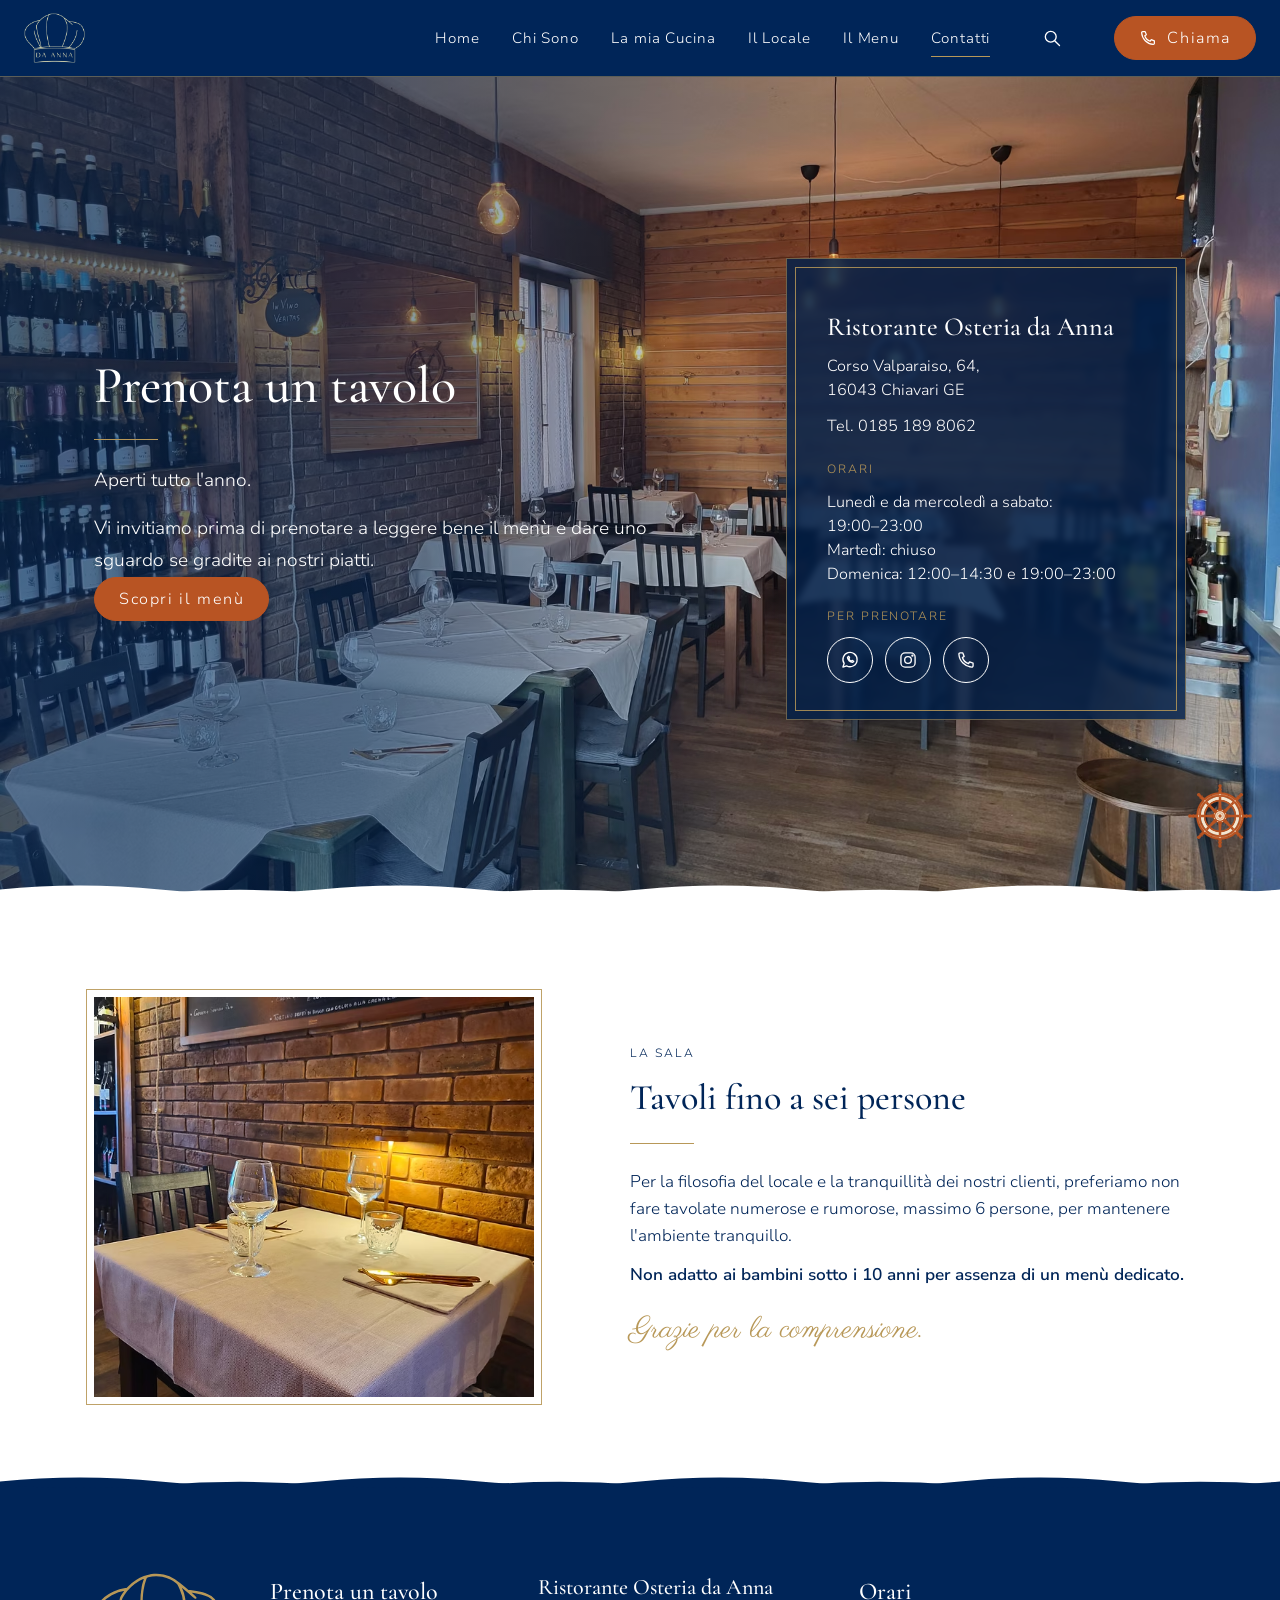
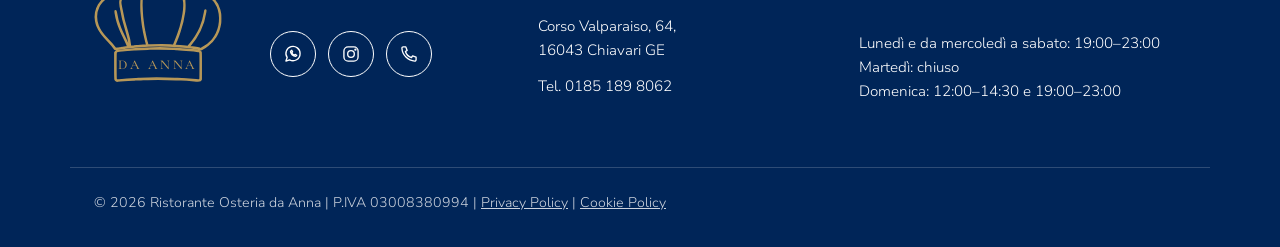
<file: contatti/index.html>
<!DOCTYPE html>
<html lang="it">
<head>
<meta charset="utf-8">
<meta name="viewport" content="width=device-width, initial-scale=1">
<script>document.documentElement.className = 'js';</script>
<title>Prenota un tavolo | Ristorante di pesce a Chiavari | Ristorante Osteria da Anna</title>
<meta name="description" content="Prenota un tavolo al Ristorante Osteria da Anna, Corso Valparaiso 64, Chiavari: WhatsApp, telefono, orari, parcheggi e come arrivare sul lungomare.">
<link rel="canonical" href="https://www.osteriadaannachiavari.com/contatti">
<meta property="og:title" content="Prenota un tavolo | Ristorante di pesce a Chiavari | Ristorante Osteria da Anna">
<meta property="og:description" content="Prenota un tavolo al Ristorante Osteria da Anna, Corso Valparaiso 64, Chiavari: WhatsApp, telefono, orari, parcheggi e come arrivare sul lungomare.">
<meta property="og:image" content="https://www.osteriadaannachiavari.com/img/condivisione-cappello-sala-osteria-da-anna-chiavari-1200x630.jpg">
<meta property="og:image:width" content="1200">
<meta property="og:image:height" content="630">
<meta property="og:url" content="https://www.osteriadaannachiavari.com/contatti">
<meta property="og:site_name" content="Ristorante Osteria da Anna">
<meta property="og:type" content="website">
<meta name="google-site-verification" content="gt6PDQ370vb46KvIJoNbGtGothzg73l_Yf3GxpFi1m4">
<meta name="msvalidate.01" content="6DDF1A7069FC9545693EBD73ADD46002">
<meta name="twitter:card" content="summary_large_image">
<meta name="twitter:title" content="Contatti | Osteria da Anna | Ristorante di pesce a Chiavari | Ristorante sul lungomare">
<meta name="twitter:description" content="Osteria da Anna Vi aspettia sul Lungomare di Chiavari!
Siamo in Corso Valparaiso, 64, 16043 Chiavari GE (vicino al Miramare). 
È gradita la richiesta di prenotazione, soprattutto nei fine settimana, via WhatsApp, Instagram o telefonandoci direttamente.">
<meta name="twitter:image" content="https://www.osteriadaannachiavari.com/img/condivisione-cappello-sala-osteria-da-anna-chiavari-1200x630.jpg">
<link rel="icon" sizes="192x192" href="/img/f4c59d_c7c8805771dc455fa762c5e1119b608d~mv2_192x192.jpg" type="image/png">
<link rel="shortcut icon" href="/img/f4c59d_c7c8805771dc455fa762c5e1119b608d~mv2_32x32.jpg" type="image/png">
<link rel="apple-touch-icon" href="/img/f4c59d_c7c8805771dc455fa762c5e1119b608d~mv2_180x180.jpg" type="image/png">
<link rel="stylesheet" href="/css/font-regolato.css">
<link rel="stylesheet" href="/css/stile.css?v=20261124f">
<link rel="stylesheet" href="/css/pagine.css?v=20261120e">
<script type="application/ld+json">{"@context":"https://schema.org/","@type":"Restaurant","name":"Ristorante Osteria da Anna","url":"https://www.osteriadaannachiavari.com","image":"https://www.osteriadaannachiavari.com/img/f4c59d_fd06059a17c2491ca986d9f26ad82a1e~mv2_2361x1330.png","telephone":"+39 0185 189 8062","address":{"@type":"PostalAddress","streetAddress":"Corso Valparaiso, 64","addressLocality":"Chiavari","postalCode":"16043","addressRegion":"GE","addressCountry":"IT"},"geo":{"@type":"GeoCoordinates","latitude":44.3168968,"longitude":9.3165284},"priceRange":"30-60 €","servesCuisine":["Pesce","Ligure"],"sameAs":["https://www.instagram.com/osteria_da_anna_/"],"hasMap":"https://maps.google.com/?cid=7680417386147146536","hasMenu":"https://www.osteriadaannachiavari.com/menu","openingHoursSpecification":[{"@type":"OpeningHoursSpecification","dayOfWeek":["Monday","Wednesday","Thursday","Friday","Saturday"],"opens":"19:00","closes":"23:00"},{"@type":"OpeningHoursSpecification","dayOfWeek":"Sunday","opens":"12:00","closes":"14:30"},{"@type":"OpeningHoursSpecification","dayOfWeek":"Sunday","opens":"19:00","closes":"23:00"}]}</script>
</head>
<body class="font-testo">
<svg class="nascosto" aria-hidden="true" focusable="false">
  <defs>
    <path id="onda-d" d="M0 22 q90.0 -11.25 180.0 0 t180.0 0 q90.0 -11.25 180.0 0 t180.0 0 q90.0 -11.25 180.0 0 t180.0 0 q90.0 -11.25 180.0 0 t180.0 0 q90.0 -11.25 180.0 0 t180.0 0 q90.0 -11.25 180.0 0 t180.0 0 q90.0 -11.25 180.0 0 t180.0 0 q90.0 -11.25 180.0 0 t180.0 0 L2880 40 L0 40 Z" fill="currentColor"/>
    <path id="onda-f" d="M0 27 q90.0 8.75 180.0 0 t180.0 0 q90.0 8.75 180.0 0 t180.0 0 q90.0 8.75 180.0 0 t180.0 0 q90.0 8.75 180.0 0 t180.0 0 q90.0 8.75 180.0 0 t180.0 0 q90.0 8.75 180.0 0 t180.0 0 q90.0 8.75 180.0 0 t180.0 0 q90.0 8.75 180.0 0 t180.0 0 L2880 40 L0 40 Z" fill="currentColor"/>
    <pattern id="maglie-catena" width="12" height="16" patternUnits="userSpaceOnUse"><rect x="3" y="1" width="6" height="10" rx="3" fill="none" stroke="#B89858" stroke-width="1.3"/><path d="M6 9 V17" stroke="#B89858" stroke-width="1.6" stroke-linecap="round"/></pattern>
    <g id="ancora"><circle cx="12" cy="4.5" r="2" style="fill: var(--fondo-ancora, #FFFFFF)"/><path d="M12 6.5V21M8 9.5h8M4.5 13.5c.5 4.3 3.6 7.5 7.5 7.5s7-3.2 7.5-7.5M3 15l1.5-1.5L6 15M18 15l1.5-1.5L21 15"/></g>
  </defs>
</svg>
<button class="salta" type="button" data-salta>Skip to Main Content</button>

<header class="testata fascia-blu">
  <div class="contenuto testata-riga">
    <a class="testata-logo" href="/" aria-label="Ristorante Osteria da Anna, home">
      <picture>
        <source type="image/avif" srcset="/img/logo-cappello-osteria-da-anna-chiavari-200x164.avif">
        <img src="/img/logo-cappello-osteria-da-anna-chiavari-200x164.png" width="61" height="50" alt="Cappello da Cuoco - Logo Ristorante Osteria da Anna - Chiavari">
      </picture>
    </a>
    <nav class="nav" id="menu-principale" aria-label="Menu principale">
      <a href="/">Home</a>
      <a href="/chi-siamo">Chi Sono</a>
      <a href="/la-mia-cucina">La mia Cucina</a>
      <a href="/il-locale">Il Locale</a>
      <a href="/menu">Il Menu</a>
      <a href="/contatti" aria-current="page">Contatti</a>
    </nav>
    <button class="testata-cerca" type="button" aria-label="Cerca nel sito" data-ricerca-apri><svg viewBox="0 0 24 24" width="20" height="20" aria-hidden="true"><circle cx="10.5" cy="10.5" r="6.5"/><path d="M15.5 15.5 21 21"/></svg></button>
    <a class="bottone cta testata-chiama" href="tel:+3901851898062"><svg class="icona-linea" viewBox="0 0 24 24" width="18" height="18" aria-hidden="true"><path d="M5 3.5h3.2l1.6 4.2-2.1 1.3a11 11 0 0 0 7.3 7.3l1.3-2.1 4.2 1.6V19a1.5 1.5 0 0 1-1.6 1.5A16.5 16.5 0 0 1 3.5 5.1 1.5 1.5 0 0 1 5 3.5z"/></svg> Chiama</a>
    <button class="menu-tel-apri" type="button" data-menu-tel aria-controls="menu-principale" aria-label="Open navigation menu" aria-expanded="false"><span></span><span></span><span></span></button>
  </div>
  <div class="ricerca font-testo" data-ricerca hidden>
    <div class="ricerca-velo" data-ricerca-chiudi></div>
    <div class="ricerca-pannello" role="dialog" aria-label="Search">
      <form class="ricerca-campo" action="/search" role="search" id="ricerca-modulo" data-ricerca-form>
        <span class="ricerca-lente"><svg viewBox="33 33 134 134" aria-hidden="true"><path d="M54.758 119.575c-8.658-8.658-13.425-20.167-13.425-32.408 0-12.234 4.767-23.742 13.425-32.4 8.659-8.659 20.167-13.434 32.409-13.434 12.241 0 23.75 4.775 32.408 13.434C128.233 63.425 133 74.933 133 87.167c0 12.241-4.767 23.75-13.425 32.408C110.917 128.233 99.408 133 87.167 133c-12.242 0-23.75-4.767-32.409-13.425Zm111.6 40.892-38.083-38.092c8.425-9.808 13.058-22.133 13.058-35.208 0-14.467-5.633-28.067-15.866-38.292C115.242 38.642 101.633 33 87.167 33 72.7 33 59.1 38.642 48.867 48.875 38.633 59.1 33 72.7 33 87.167c0 14.475 5.633 28.066 15.867 38.3C59.1 135.7 72.7 141.333 87.167 141.333c13.075 0 25.4-4.633 35.216-13.066l38.084 38.091 5.891-5.891Z" fill-rule="evenodd"/></svg></span>
        <input type="search" name="q" placeholder="Search" autocomplete="off" aria-label="Search" data-ricerca-input>
        <button class="ricerca-svuota" type="button" aria-label="Clear search" data-ricerca-svuota hidden><svg viewBox="0 0 10 10" aria-hidden="true"><path d="M1 1l8 8M9 1L1 9"/></svg></button>
      </form>
      <button class="ricerca-close" type="button" data-ricerca-chiudi>Close</button>
      <div class="ricerca-corpo" data-ricerca-corpo>
        <div class="ricerca-pagine">
          <h2 class="fk">Other Pages</h2>
          <ul>
          <li class="ricerca-scheda"><span class="ricerca-miniatura"><picture><source type="image/avif" srcset="/img/f4c59d_fd06059a17c2491ca986d9f26ad82a1e~mv2_164x164.avif"><img src="/img/f4c59d_fd06059a17c2491ca986d9f26ad82a1e~mv2_164x164.png" width="82" height="82" alt="" loading="lazy"></picture></span><span class="ricerca-testi"><a href="/menu#piatti" target="_self">I piatti in foto | Ristorante Osteria da Anna</a><span class="ricerca-desc">Osteria da Anna a Chiavari:Rivisitazione di antichi sapori senza tempo.
Non aspettetevi un menu fisso e immutabile; aspettatevi invece  la sorpresa e la garanzia di un prodotto selezionato quotidianamente, sopratutto pesce fresco, proveniente direttamente da vari mercati ittici in base alla stagionalità. Passione e ricerca costante di nuove ricette, ma anche la proposta di buona parte della cucina casalinga di una volta.</span></span></li>
          <li class="ricerca-scheda"><span class="ricerca-miniatura"><picture><source type="image/avif" srcset="/img/f4c59d_fd06059a17c2491ca986d9f26ad82a1e~mv2_164x164.avif"><img src="/img/f4c59d_fd06059a17c2491ca986d9f26ad82a1e~mv2_164x164.png" width="82" height="82" alt="" loading="lazy"></picture></span><span class="ricerca-testi"><a href="/" target="_self">Osteria da Anna | Ristorante sul lungomare a Chiavari | Ristorante di pesce Chiavari</a><span class="ricerca-desc">Osteria da Anna: Ristorante sul Lungomare a Chiavari.  Ristorante di pesce. Un mix di sapori unici: la freschezza della Liguria, la passione della Toscana e il cuore della Campania in ogni piatto. Ottima carta dei vini. Scopri il menù del giorno. Siamo nei pressi del Miramare. Prenota un tavolo vista mare.</span></span></li>
          <li class="ricerca-scheda"><span class="ricerca-miniatura"><picture><source type="image/avif" srcset="/img/f4c59d_fd06059a17c2491ca986d9f26ad82a1e~mv2_164x164.avif"><img src="/img/f4c59d_fd06059a17c2491ca986d9f26ad82a1e~mv2_164x164.png" width="82" height="82" alt="" loading="lazy"></picture></span><span class="ricerca-testi"><a href="/menu" target="_self">Il Menu | Osteria da Anna | Ristorante di pesce Chiavari</a><span class="ricerca-desc">Osteria da Anna a Chiavari: un incontro inaspettato tra Nord e Sud, tra mare e terra, tra passione toscana e calore campano, che da vita ad una cucina unica.
Il nostro menu è dettato dalla disponibilità giornaliera della materia prima, garantendo freschezza e un forte legame con il territorio, ma è estremamente dinamico e stagionale.</span></span></li>
          </ul>
          <button class="ricerca-tutti" type="submit" form="ricerca-modulo" data-ricerca-tutti>Show All Results</button>
        </div>
      </div>
    </div>
  </div>
</header>

<main id="principale" tabindex="-1">

<!-- 1. Hero con foto: H1 e i due testi a sinistra, a destra il riquadro della home con contatti, orari e prenotazione -->
<section class="hero hero-contatti fascia-blu" aria-labelledby="titolo-pagina">
  <div class="hero-sfondo scorrono">
    <picture class="attiva"><source type="image/avif" srcset="/img/sala-pareti-in-legno-osteria-da-anna-chiavari-760x570.avif 760w, /img/sala-pareti-in-legno-osteria-da-anna-chiavari-1136x852.avif 1136w, /img/sala-pareti-in-legno-osteria-da-anna-chiavari-1920x1440.avif 1920w" sizes="100vw"><img class="hero-foto" src="/img/sala-pareti-in-legno-osteria-da-anna-chiavari-1136x852.jpg" srcset="/img/sala-pareti-in-legno-osteria-da-anna-chiavari-760x570.jpg 760w, /img/sala-pareti-in-legno-osteria-da-anna-chiavari-1136x852.jpg 1136w, /img/sala-pareti-in-legno-osteria-da-anna-chiavari-1920x1440.jpg 1920w" sizes="100vw" width="1136" height="852" alt="La sala del Ristorante Osteria da Anna: tavoli apparecchiati sotto le lampade, parete in legno con il timone"></picture>
  </div>
  <div class="hero-velo"></div>
  <div class="contenuto hero-griglia">
    <div class="hero-testo">
      <h1 id="titolo-pagina" class="titolo h1">Prenota un tavolo</h1>
      <hr class="linea-oro">
      <p class="hero-frasi">Aperti tutto l'anno.</p>
      <p class="hero-frasi">Vi invitiamo prima di prenotare a leggere bene il menù e dare uno sguardo se gradite ai nostri piatti.</p>
      <a class="bottone cta" href="/menu">Scopri il menù</a>
    </div>
    <div class="riquadro riquadro-contatti">
      <p class="titolo">Ristorante Osteria da Anna</p>
      <p><a href="https://maps.google.com/?cid=7680417386147146536" target="_blank" rel="noopener">Corso Valparaiso, 64,<br>16043 Chiavari GE</a></p>
      <p>Tel. <a href="tel:+3901851898062">0185 189 8062</a></p>
      <p class="riquadro-etichetta">Orari</p>
      <p>Lunedì e da mercoledì a sabato: 19:00–&#8288;23:00<br>Martedì: chiuso<br>Domenica: 12:00–&#8288;14:30 e 19:00–&#8288;23:00</p>
      <p class="riquadro-etichetta">Per prenotare</p>
      <div class="piede-icone">
        <a class="icona-tonda" href="https://api.whatsapp.com/send?phone=393347231955" target="_blank" rel="noopener" aria-label="WhatsApp"><svg class="icona-linea" viewBox="0 0 24 24" width="20" height="20" aria-hidden="true"><path d="M20.5 11.6a8.5 8.5 0 0 1-12.6 7.4L3.5 20.5l1.5-4.3a8.5 8.5 0 1 1 15.5-4.6z"/><path d="M9 8.6c0 3.4 2.9 6.3 6.3 6.3l1.2-1.4-2-1-1 .9c-1.3-.5-2.4-1.6-2.9-2.9l.9-1-1-2z"/></svg></a>
        <a class="icona-tonda" href="https://www.instagram.com/osteria_da_anna_/" target="_blank" rel="noopener" aria-label="Instagram"><svg class="icona-linea" viewBox="0 0 24 24" width="20" height="20" aria-hidden="true"><rect x="3.5" y="3.5" width="17" height="17" rx="5"/><circle cx="12" cy="12" r="4"/><circle cx="17.3" cy="6.7" r=".6" fill="currentColor"/></svg></a>
        <a class="icona-tonda" href="tel:+3901851898062" aria-label="Telefono"><svg class="icona-linea" viewBox="0 0 24 24" width="20" height="20" aria-hidden="true"><path d="M5 3.5h3.2l1.6 4.2-2.1 1.3a11 11 0 0 0 7.3 7.3l1.3-2.1 4.2 1.6V19a1.5 1.5 0 0 1-1.6 1.5A16.5 16.5 0 0 1 3.5 5.1 1.5 1.5 0 0 1 5 3.5z"/></svg></a>
      </div>
    </div>
  </div>
</section>

<!-- 2. Tavoli e bambini: foto a sinistra, testo a destra -->
<section class="fascia-bianca sezione" id="tavoli" aria-labelledby="s-tavoli">
  <div class="onda-bordo" aria-hidden="true"><svg class="onda-dietro" viewBox="0 0 2880 40" preserveAspectRatio="none"><use href="#onda-d"/></svg><svg class="onda-fronte" viewBox="0 0 2880 40" preserveAspectRatio="none"><use href="#onda-f"/></svg></div>
  <div class="contenuto griglia griglia-sx griglia-centro">
    <div class="cornice-foto foto-bassa">
      <picture><source type="image/avif" srcset="/img/f4c59d_55888b143d00479a95a1f10aeab3c83e~mv2_698x550.avif"><img class="foto" src="/img/f4c59d_55888b143d00479a95a1f10aeab3c83e~mv2_698x550.jpg" width="349" height="275" alt="Tavolo per due con i calici, contro il muro di mattoni della sala" loading="lazy"></picture>
    </div>
    <div class="colonna-testo">
      <p class="occhiello">La sala</p>
      <h2 id="s-tavoli" class="titolo h2">Tavoli fino a sei persone</h2>
      <hr class="linea-oro">
      <p class="misura">Per la filosofia del locale e la tranquillità dei nostri clienti, preferiamo non fare tavolate numerose e rumorose, massimo 6 persone, per mantenere l'ambiente tranquillo.</p>
      <p class="misura"><strong>Non adatto ai bambini sotto i 10 anni per assenza di un menù dedicato.</strong></p>
      <p class="corsivo">Grazie per la comprensione.</p>
    </div>
  </div>
</section>

</main>

<footer class="piede fascia-blu" id="piede">
  <div class="onda-bordo" aria-hidden="true"><svg class="onda-dietro" viewBox="0 0 2880 40" preserveAspectRatio="none"><use href="#onda-d"/></svg><svg class="onda-fronte" viewBox="0 0 2880 40" preserveAspectRatio="none"><use href="#onda-f"/></svg></div>
  <div class="contenuto piede-griglia">
    <svg class="piede-logo si-disegna" viewBox="0 0 911 779" role="img" aria-label="Cappello da Cuoco - logo Ristorante Osteria da Anna - ristorante di pesce sul lungomare di Chiavari"><path class="tratto" data-matita="1" d="M736.5 541.4C716.3 537.2 680.0 531.3 661.5 529.1C631.8 525.6 572.7 521.2 524.4 518.9C501.6 517.8 405.3 518.2 386.0 519.5C295.1 525.5 271.5 527.5 226.0 533.6C211.4 535.5 189.8 538.7 177.9 540.5C150.3 544.9 150.1 544.9 148.3 542.5C134.3 522.5 124.3 510.6 105.5 491.0C74.7 458.9 67.5 450.8 54.2 433.0C37.3 410.7 30.9 399.5 22.1 377.2C17.3 365.2 15.9 360.1 12.4 342.0C10.2 331.0 9.9 293.0 11.9 282.5C16.2 259.7 22.9 242.0 33.3 225.0C54.9 190.1 94.9 157.4 141.6 136.4C165.8 125.6 198.9 115.9 223.5 112.4L235.5 110.7L250.1 96.6C281.5 66.2 318.5 42.1 357.0 27.0C368.6 22.4 385.7 17.2 396.0 15.1C408.6 12.6 412.2 12.1 426.7 10.9C446.8 9.2 470.6 11.0 494.5 15.9C520.2 21.2 550.2 34.0 573.0 49.3C590.5 61.0 636.7 97.5 662.8 120.2C666.0 123.0 669.6 125.1 671.4 125.4C673.1 125.7 678.3 126.3 683.0 126.9C736.3 133.5 767.4 139.7 793.3 148.7C847.1 167.4 878.8 203.3 894.4 263.5C896.6 272.1 897.3 275.4 900.2 291.5C901.7 300.3 901.8 348.3 900.3 356.0C899.7 359.0 898.6 365.1 897.9 369.5C896.9 376.3 895.0 384.7 891.0 399.5C889.8 404.0 887.0 412.1 885.5 415.5C884.8 417.1 883.2 420.8 882.1 423.7C879.0 431.5 871.9 445.4 866.0 455.0C851.9 478.0 833.1 498.4 810.4 515.5C795.3 526.9 762.9 546.1 759.3 545.9C758.3 545.8 748.1 543.8 736.5 541.4Z"></path><path class="tratto" data-matita="1" d="M195.5 531.1C206.5 529.5 220.0 527.6 225.5 527.0C231.0 526.3 236.7 525.5 238.2 525.1L240.9 524.5L234.6 509.0C231.1 500.5 222.1 480.9 214.5 465.5C188.6 412.7 177.0 385.3 167.5 354.1C159.5 327.5 155.3 309.7 152.0 287.0C149.6 270.3 149.8 267.7 153.8 268.2C156.4 268.5 156.5 268.9 157.7 277.0C163.7 317.0 173.4 353.5 188.0 390.0C196.0 410.1 200.7 420.3 220.0 460.0C233.7 488.3 243.7 511.1 247.4 522.2C248.0 524.1 249.7 524.5 251.8 523.1C252.9 522.5 252.8 520.3 251.6 510.9C247.4 480.0 242.3 457.6 231.6 423.2C211.5 358.8 195.8 293.5 186.9 237.1C181.7 204.4 183.3 190.5 194.5 168.5C200.9 156.1 204.7 150.2 217.8 132.7L228.2 118.9L223.3 119.5C193.3 123.7 149.5 138.5 123.9 153.1C95.8 169.2 74.7 185.6 57.7 204.5C46.6 216.8 40.6 225.6 33.0 240.8C20.9 264.8 17.0 281.8 17.0 310.4C17.0 336.5 20.1 353.2 29.2 376.0C34.9 390.4 39.7 399.2 50.3 415.0C66.3 438.9 73.4 447.4 103.5 478.6C129.2 505.1 137.6 514.7 146.8 527.7L153.8 537.6L164.7 535.8C170.6 534.8 184.5 532.7 195.5 531.1Z"></path><path class="tratto" data-matita="1" d="M286.1 520.1C291.4 519.5 299.3 518.8 303.6 518.5C307.9 518.2 313.1 517.7 315.0 517.5C316.9 517.3 322.8 516.8 328.0 516.5C333.2 516.1 342.7 515.5 349.0 514.9C355.3 514.4 363.7 514.0 367.7 514.0C371.6 514.0 375.1 513.6 375.4 513.2C375.7 512.8 375.0 509.0 373.9 504.9C370.7 493.3 363.5 464.1 362.0 457.5C361.3 454.2 360.4 450.1 360.0 448.5C359.6 446.9 358.7 442.8 358.0 439.5C357.4 436.2 356.4 431.5 355.8 429.0C353.6 418.7 353.1 416.2 352.0 410.0C351.4 406.4 350.5 401.2 350.0 398.5C349.1 393.9 348.7 391.0 346.0 373.8C343.4 356.6 339.8 324.5 338.0 303.0C337.4 296.1 336.4 285.3 335.8 279.0C335.0 271.8 334.5 250.0 334.5 220.5C334.5 161.9 335.4 151.1 345.0 96.8C347.2 84.4 351.0 70.4 358.0 49.3C360.7 40.9 363.0 33.6 363.0 33.0C363.0 31.1 334.7 43.5 321.5 51.3C276.1 78.1 239.0 112.7 211.8 153.5C203.7 165.6 196.5 179.5 193.6 188.3C190.3 198.2 189.0 215.2 191.0 222.0C191.6 223.9 193.2 232.2 194.6 240.5C203.9 296.4 221.9 369.2 241.5 431.0C249.3 455.4 255.9 486.5 258.1 508.9L259.4 522.3L268.0 521.6C272.7 521.3 280.8 520.6 286.1 520.1Z"></path><path class="tratto" data-matita="1" d="M568.0 509.2C570.4 504.1 585.5 466.0 590.0 454.0C591.6 449.9 594.6 441.8 596.8 436.0C607.5 407.9 620.9 361.5 627.9 328.5C639.0 276.3 642.3 244.3 640.1 210.7C637.4 169.4 633.2 153.4 614.3 113.0C612.4 108.9 609.1 101.7 607.0 97.0C597.0 74.4 598.1 76.1 587.9 68.7C571.2 56.7 558.7 48.4 550.0 43.8C530.5 33.4 506.2 24.7 486.5 21.2C469.8 18.2 462.9 17.6 443.0 17.6C418.4 17.5 407.2 18.8 386.0 24.2C372.7 27.5 373.1 27.1 369.2 38.0C359.8 64.0 351.7 94.8 348.1 119.0C347.4 123.1 346.5 129.2 346.0 132.5C344.6 141.8 343.2 157.7 341.9 177.5C340.7 197.3 341.2 257.9 342.8 279.5C343.4 286.6 344.1 296.8 344.4 302.0C344.8 307.2 345.5 315.0 346.0 319.3C347.6 332.0 348.9 343.2 349.5 348.0C351.0 361.3 353.5 378.2 355.0 386.5C355.6 389.8 356.5 395.0 357.1 398.0C357.6 401.0 358.5 405.8 359.0 408.5C359.6 411.2 360.4 415.8 360.9 418.5C361.9 424.3 365.1 439.4 368.1 453.0C369.2 458.2 370.6 464.3 371.1 466.5C372.1 471.1 376.8 489.6 380.0 501.4C383.5 514.4 381.1 513.3 403.8 512.4C429.2 511.3 529.8 511.6 541.5 512.8C546.5 513.3 554.0 513.8 558.2 513.9L565.9 514.0L568.0 509.2Z"></path><path class="tratto" data-matita="1" d="M765.7 535.7C796.9 518.0 822.6 498.3 839.1 479.5C843.8 474.2 855.6 458.0 860.0 451.0C898.3 389.4 905.9 306.2 879.4 239.5C870.1 215.9 853.9 193.7 835.2 178.8C812.5 160.7 782.1 149.8 729.0 140.6C711.9 137.6 682.5 133.7 681.0 134.2C679.9 134.5 693.8 147.2 713.1 163.5C722.9 171.8 724.9 173.9 724.7 176.0C724.6 177.5 723.8 178.6 722.7 178.8C720.7 179.2 717.9 177.0 689.9 152.5C672.2 136.9 645.0 114.3 617.8 92.2L610.0 85.9L612.9 92.2C614.5 95.7 617.3 101.9 619.3 106.0C629.5 128.0 632.3 134.8 635.9 145.6C644.2 170.7 646.8 190.8 646.8 229.5C646.8 253.3 646.5 260.1 644.5 274.5C637.8 324.1 627.5 368.2 611.5 416.5C605.7 434.0 591.9 471.5 589.9 475.2C589.4 476.2 589.0 477.4 589.0 478.0C589.0 478.6 588.2 480.9 587.1 483.3C586.1 485.6 584.0 490.4 582.5 494.0C581.0 497.6 578.7 502.9 577.4 505.8C573.4 514.6 573.5 514.7 584.8 515.4C607.6 516.9 658.0 521.4 665.5 522.5C668.3 523.0 669.2 522.1 680.4 508.5C715.1 466.3 739.2 428.2 756.7 387.5C770.3 356.2 781.2 317.9 787.1 281.0C788.3 273.0 789.8 265.9 790.3 265.2C791.6 263.5 794.7 263.7 795.4 265.5C795.7 266.3 795.8 268.3 795.5 269.8C795.3 271.3 794.6 276.3 794.0 281.0C788.3 323.4 774.2 369.0 754.0 410.5C737.4 444.4 711.7 483.2 685.7 513.5C680.3 519.8 677.6 523.7 678.3 524.1C679.0 524.5 682.2 525.1 685.5 525.5C700.3 527.2 755.7 537.4 756.9 538.6C757.9 539.6 760.1 538.8 765.7 535.7Z"></path><path class="tratto" data-matita="2" d="M161.5 768.8C157.0 767.2 152.2 763.3 150.2 759.7C148.6 756.7 148.5 750.1 148.5 661.5L148.5 566.5L150.7 562.3C153.5 557.1 158.7 553.1 164.0 551.9C170.2 550.5 205.2 546.6 238.0 543.6C276.9 540.1 309.4 537.9 369.5 534.9C398.0 533.5 530.4 533.4 552.0 534.8C561.1 535.4 576.8 536.4 587.0 537.0C612.3 538.4 648.3 541.1 668.5 543.0C714.9 547.4 745.9 550.9 749.8 552.2C754.0 553.5 759.6 558.3 761.8 562.4C763.3 565.2 763.4 573.7 763.1 661.0L762.8 756.5L760.5 760.6C759.2 762.9 757.1 765.4 755.8 766.2C749.8 770.1 748.3 770.1 712.7 767.0C678.7 764.1 643.4 761.6 618.5 760.5C611.4 760.2 596.0 759.5 584.5 759.0C527.6 756.5 423.4 755.6 381.5 757.3C371.1 757.7 349.4 758.5 333.5 759.0C317.6 759.6 300.7 760.2 296.0 760.5C291.3 760.7 283.0 761.2 277.5 761.5C243.0 763.3 184.9 767.6 168.5 769.5C166.3 769.7 163.2 769.4 161.5 768.8Z"></path><path class="tratto" data-matita="2" d="M180.3 761.0C204.4 758.4 267.9 753.9 299.5 752.5C306.6 752.2 320.1 751.5 329.5 751.0C373.0 748.6 458.5 747.6 513.8 748.9C543.9 749.5 571.6 750.3 575.5 750.5C579.4 750.7 587.5 751.2 593.5 751.4C638.9 753.6 666.5 755.5 726.6 760.6C749.2 762.6 750.6 762.4 754.0 756.8C756.0 753.6 756.0 751.6 756.0 660.5C756.0 569.4 756.0 567.4 754.0 564.2C752.9 562.4 750.5 560.3 748.8 559.5C742.3 556.7 635.8 546.5 591.0 544.5C584.1 544.2 575.1 543.7 571.0 543.5C520.3 540.5 436.4 539.7 387.5 541.8C329.4 544.2 333.7 544.0 285.0 547.0C239.2 549.8 168.3 557.3 163.1 559.9C161.2 560.8 158.9 563.1 157.8 565.0C156.1 568.3 156.0 573.0 156.0 661.5C156.1 761.3 155.9 757.7 161.1 760.6C164.0 762.2 168.2 762.3 180.3 761.0Z"></path><path class="cappello-pieno" fill-rule="evenodd" d="M161.5 768.8C157.0 767.2 152.2 763.3 150.2 759.7C148.6 756.7 148.5 750.1 148.5 661.5L148.5 566.5L150.7 562.3C153.5 557.1 158.7 553.1 164.0 551.9C170.2 550.5 205.2 546.6 238.0 543.6C276.9 540.1 309.4 537.9 369.5 534.9C398.0 533.5 530.4 533.4 552.0 534.8C561.1 535.4 576.8 536.4 587.0 537.0C612.3 538.4 648.3 541.1 668.5 543.0C714.9 547.4 745.9 550.9 749.8 552.2C754.0 553.5 759.6 558.3 761.8 562.4C763.3 565.2 763.4 573.7 763.1 661.0L762.8 756.5L760.5 760.6C759.2 762.9 757.1 765.4 755.8 766.2C749.8 770.1 748.3 770.1 712.7 767.0C678.7 764.1 643.4 761.6 618.5 760.5C611.4 760.2 596.0 759.5 584.5 759.0C527.6 756.5 423.4 755.6 381.5 757.3C371.1 757.7 349.4 758.5 333.5 759.0C317.6 759.6 300.7 760.2 296.0 760.5C291.3 760.7 283.0 761.2 277.5 761.5C243.0 763.3 184.9 767.6 168.5 769.5C166.3 769.7 163.2 769.4 161.5 768.8Z M180.3 761.0C204.4 758.4 267.9 753.9 299.5 752.5C306.6 752.2 320.1 751.5 329.5 751.0C373.0 748.6 458.5 747.6 513.8 748.9C543.9 749.5 571.6 750.3 575.5 750.5C579.4 750.7 587.5 751.2 593.5 751.4C638.9 753.6 666.5 755.5 726.6 760.6C749.2 762.6 750.6 762.4 754.0 756.8C756.0 753.6 756.0 751.6 756.0 660.5C756.0 569.4 756.0 567.4 754.0 564.2C752.9 562.4 750.5 560.3 748.8 559.5C742.3 556.7 635.8 546.5 591.0 544.5C584.1 544.2 575.1 543.7 571.0 543.5C520.3 540.5 436.4 539.7 387.5 541.8C329.4 544.2 333.7 544.0 285.0 547.0C239.2 549.8 168.3 557.3 163.1 559.9C161.2 560.8 158.9 563.1 157.8 565.0C156.1 568.3 156.0 573.0 156.0 661.5C156.1 761.3 155.9 757.7 161.1 760.6C164.0 762.2 168.2 762.3 180.3 761.0Z M736.5 541.4C716.3 537.2 680.0 531.3 661.5 529.1C631.8 525.6 572.7 521.2 524.4 518.9C501.6 517.8 405.3 518.2 386.0 519.5C295.1 525.5 271.5 527.5 226.0 533.6C211.4 535.5 189.8 538.7 177.9 540.5C150.3 544.9 150.1 544.9 148.3 542.5C134.3 522.5 124.3 510.6 105.5 491.0C74.7 458.9 67.5 450.8 54.2 433.0C37.3 410.7 30.9 399.5 22.1 377.2C17.3 365.2 15.9 360.1 12.4 342.0C10.2 331.0 9.9 293.0 11.9 282.5C16.2 259.7 22.9 242.0 33.3 225.0C54.9 190.1 94.9 157.4 141.6 136.4C165.8 125.6 198.9 115.9 223.5 112.4L235.5 110.7L250.1 96.6C281.5 66.2 318.5 42.1 357.0 27.0C368.6 22.4 385.7 17.2 396.0 15.1C408.6 12.6 412.2 12.1 426.7 10.9C446.8 9.2 470.6 11.0 494.5 15.9C520.2 21.2 550.2 34.0 573.0 49.3C590.5 61.0 636.7 97.5 662.8 120.2C666.0 123.0 669.6 125.1 671.4 125.4C673.1 125.7 678.3 126.3 683.0 126.9C736.3 133.5 767.4 139.7 793.3 148.7C847.1 167.4 878.8 203.3 894.4 263.5C896.6 272.1 897.3 275.4 900.2 291.5C901.7 300.3 901.8 348.3 900.3 356.0C899.7 359.0 898.6 365.1 897.9 369.5C896.9 376.3 895.0 384.7 891.0 399.5C889.8 404.0 887.0 412.1 885.5 415.5C884.8 417.1 883.2 420.8 882.1 423.7C879.0 431.5 871.9 445.4 866.0 455.0C851.9 478.0 833.1 498.4 810.4 515.5C795.3 526.9 762.9 546.1 759.3 545.9C758.3 545.8 748.1 543.8 736.5 541.4Z M765.7 535.7C796.9 518.0 822.6 498.3 839.1 479.5C843.8 474.2 855.6 458.0 860.0 451.0C898.3 389.4 905.9 306.2 879.4 239.5C870.1 215.9 853.9 193.7 835.2 178.8C812.5 160.7 782.1 149.8 729.0 140.6C711.9 137.6 682.5 133.7 681.0 134.2C679.9 134.5 693.8 147.2 713.1 163.5C722.9 171.8 724.9 173.9 724.7 176.0C724.6 177.5 723.8 178.6 722.7 178.8C720.7 179.2 717.9 177.0 689.9 152.5C672.2 136.9 645.0 114.3 617.8 92.2L610.0 85.9L612.9 92.2C614.5 95.7 617.3 101.9 619.3 106.0C629.5 128.0 632.3 134.8 635.9 145.6C644.2 170.7 646.8 190.8 646.8 229.5C646.8 253.3 646.5 260.1 644.5 274.5C637.8 324.1 627.5 368.2 611.5 416.5C605.7 434.0 591.9 471.5 589.9 475.2C589.4 476.2 589.0 477.4 589.0 478.0C589.0 478.6 588.2 480.9 587.1 483.3C586.1 485.6 584.0 490.4 582.5 494.0C581.0 497.6 578.7 502.9 577.4 505.8C573.4 514.6 573.5 514.7 584.8 515.4C607.6 516.9 658.0 521.4 665.5 522.5C668.3 523.0 669.2 522.1 680.4 508.5C715.1 466.3 739.2 428.2 756.7 387.5C770.3 356.2 781.2 317.9 787.1 281.0C788.3 273.0 789.8 265.9 790.3 265.2C791.6 263.5 794.7 263.7 795.4 265.5C795.7 266.3 795.8 268.3 795.5 269.8C795.3 271.3 794.6 276.3 794.0 281.0C788.3 323.4 774.2 369.0 754.0 410.5C737.4 444.4 711.7 483.2 685.7 513.5C680.3 519.8 677.6 523.7 678.3 524.1C679.0 524.5 682.2 525.1 685.5 525.5C700.3 527.2 755.7 537.4 756.9 538.6C757.9 539.6 760.1 538.8 765.7 535.7Z M195.5 531.1C206.5 529.5 220.0 527.6 225.5 527.0C231.0 526.3 236.7 525.5 238.2 525.1L240.9 524.5L234.6 509.0C231.1 500.5 222.1 480.9 214.5 465.5C188.6 412.7 177.0 385.3 167.5 354.1C159.5 327.5 155.3 309.7 152.0 287.0C149.6 270.3 149.8 267.7 153.8 268.2C156.4 268.5 156.5 268.9 157.7 277.0C163.7 317.0 173.4 353.5 188.0 390.0C196.0 410.1 200.7 420.3 220.0 460.0C233.7 488.3 243.7 511.1 247.4 522.2C248.0 524.1 249.7 524.5 251.8 523.1C252.9 522.5 252.8 520.3 251.6 510.9C247.4 480.0 242.3 457.6 231.6 423.2C211.5 358.8 195.8 293.5 186.9 237.1C181.7 204.4 183.3 190.5 194.5 168.5C200.9 156.1 204.7 150.2 217.8 132.7L228.2 118.9L223.3 119.5C193.3 123.7 149.5 138.5 123.9 153.1C95.8 169.2 74.7 185.6 57.7 204.5C46.6 216.8 40.6 225.6 33.0 240.8C20.9 264.8 17.0 281.8 17.0 310.4C17.0 336.5 20.1 353.2 29.2 376.0C34.9 390.4 39.7 399.2 50.3 415.0C66.3 438.9 73.4 447.4 103.5 478.6C129.2 505.1 137.6 514.7 146.8 527.7L153.8 537.6L164.7 535.8C170.6 534.8 184.5 532.7 195.5 531.1Z M286.1 520.1C291.4 519.5 299.3 518.8 303.6 518.5C307.9 518.2 313.1 517.7 315.0 517.5C316.9 517.3 322.8 516.8 328.0 516.5C333.2 516.1 342.7 515.5 349.0 514.9C355.3 514.4 363.7 514.0 367.7 514.0C371.6 514.0 375.1 513.6 375.4 513.2C375.7 512.8 375.0 509.0 373.9 504.9C370.7 493.3 363.5 464.1 362.0 457.5C361.3 454.2 360.4 450.1 360.0 448.5C359.6 446.9 358.7 442.8 358.0 439.5C357.4 436.2 356.4 431.5 355.8 429.0C353.6 418.7 353.1 416.2 352.0 410.0C351.4 406.4 350.5 401.2 350.0 398.5C349.1 393.9 348.7 391.0 346.0 373.8C343.4 356.6 339.8 324.5 338.0 303.0C337.4 296.1 336.4 285.3 335.8 279.0C335.0 271.8 334.5 250.0 334.5 220.5C334.5 161.9 335.4 151.1 345.0 96.8C347.2 84.4 351.0 70.4 358.0 49.3C360.7 40.9 363.0 33.6 363.0 33.0C363.0 31.1 334.7 43.5 321.5 51.3C276.1 78.1 239.0 112.7 211.8 153.5C203.7 165.6 196.5 179.5 193.6 188.3C190.3 198.2 189.0 215.2 191.0 222.0C191.6 223.9 193.2 232.2 194.6 240.5C203.9 296.4 221.9 369.2 241.5 431.0C249.3 455.4 255.9 486.5 258.1 508.9L259.4 522.3L268.0 521.6C272.7 521.3 280.8 520.6 286.1 520.1Z M568.0 509.2C570.4 504.1 585.5 466.0 590.0 454.0C591.6 449.9 594.6 441.8 596.8 436.0C607.5 407.9 620.9 361.5 627.9 328.5C639.0 276.3 642.3 244.3 640.1 210.7C637.4 169.4 633.2 153.4 614.3 113.0C612.4 108.9 609.1 101.7 607.0 97.0C597.0 74.4 598.1 76.1 587.9 68.7C571.2 56.7 558.7 48.4 550.0 43.8C530.5 33.4 506.2 24.7 486.5 21.2C469.8 18.2 462.9 17.6 443.0 17.6C418.4 17.5 407.2 18.8 386.0 24.2C372.7 27.5 373.1 27.1 369.2 38.0C359.8 64.0 351.7 94.8 348.1 119.0C347.4 123.1 346.5 129.2 346.0 132.5C344.6 141.8 343.2 157.7 341.9 177.5C340.7 197.3 341.2 257.9 342.8 279.5C343.4 286.6 344.1 296.8 344.4 302.0C344.8 307.2 345.5 315.0 346.0 319.3C347.6 332.0 348.9 343.2 349.5 348.0C351.0 361.3 353.5 378.2 355.0 386.5C355.6 389.8 356.5 395.0 357.1 398.0C357.6 401.0 358.5 405.8 359.0 408.5C359.6 411.2 360.4 415.8 360.9 418.5C361.9 424.3 365.1 439.4 368.1 453.0C369.2 458.2 370.6 464.3 371.1 466.5C372.1 471.1 376.8 489.6 380.0 501.4C383.5 514.4 381.1 513.3 403.8 512.4C429.2 511.3 529.8 511.6 541.5 512.8C546.5 513.3 554.0 513.8 558.2 513.9L565.9 514.0L568.0 509.2Z"/><text class="cappello-scritta" x="455" y="682" text-anchor="middle">DA ANNA</text></svg>
    <div>
      <p class="titolo piede-titolo">Prenota un tavolo</p>
      <div class="piede-icone">
        <a class="icona-tonda" href="https://api.whatsapp.com/send?phone=393347231955" target="_blank" rel="noopener" aria-label="WhatsApp"><svg class="icona-linea" viewBox="0 0 24 24" width="20" height="20" aria-hidden="true"><path d="M20.5 11.6a8.5 8.5 0 0 1-12.6 7.4L3.5 20.5l1.5-4.3a8.5 8.5 0 1 1 15.5-4.6z"/><path d="M9 8.6c0 3.4 2.9 6.3 6.3 6.3l1.2-1.4-2-1-1 .9c-1.3-.5-2.4-1.6-2.9-2.9l.9-1-1-2z"/></svg></a>
        <a class="icona-tonda" href="https://www.instagram.com/osteria_da_anna_/" target="_blank" rel="noopener" aria-label="Instagram"><svg class="icona-linea" viewBox="0 0 24 24" width="20" height="20" aria-hidden="true"><rect x="3.5" y="3.5" width="17" height="17" rx="5"/><circle cx="12" cy="12" r="4"/><circle cx="17.3" cy="6.7" r=".6" fill="currentColor"/></svg></a>
        <a class="icona-tonda" href="tel:+3901851898062" aria-label="Telefono"><svg class="icona-linea" viewBox="0 0 24 24" width="20" height="20" aria-hidden="true"><path d="M5 3.5h3.2l1.6 4.2-2.1 1.3a11 11 0 0 0 7.3 7.3l1.3-2.1 4.2 1.6V19a1.5 1.5 0 0 1-1.6 1.5A16.5 16.5 0 0 1 3.5 5.1 1.5 1.5 0 0 1 5 3.5z"/></svg></a>
      </div>
    </div>
    <div class="piede-nap">
      <p class="titolo piede-nome">Ristorante Osteria da Anna</p>
      <p><a href="https://maps.google.com/?cid=7680417386147146536" target="_blank" rel="noopener">Corso Valparaiso, 64,<br>16043 Chiavari GE</a></p>
      <p>Tel. <a href="tel:+3901851898062">0185 189 8062</a></p>
    </div>
    <div class="piede-orari">
      <p class="titolo piede-titolo">Orari</p>
      <p>Lunedì e da mercoledì a sabato: 19:00–&#8288;23:00<br>Martedì: chiuso<br>Domenica: 12:00–&#8288;14:30 e 19:00–&#8288;23:00</p>
    </div>
  </div>
  <p class="contenuto copyright">© 2026 Ristorante Osteria da Anna | P.IVA&nbsp;03008380994 | <a href="/privacy-policy">Privacy Policy</a> | <a href="/cookie-policy">Cookie Policy</a></p>
</footer>

<button class="timone" type="button" aria-label="Instagram" aria-expanded="false" aria-controls="timone-instagram" data-timone>
<svg viewBox="0 0 100 100" aria-hidden="true"><g class="ruota"><circle cx="50" cy="50" r="37" fill="none" stroke="#7E3814" stroke-width=".8" opacity=".6"/><path class="razza" fill="currentColor" d="M58 46.9 C58.3 46.35 60.6 47.59 61 47.6 C61.4 47.61 61.8 47 62 47 C62.2 47 62 47.5 63 47.6 C64 47.7 70.3 47.95 72 48 C73.7 48.05 78.6 48.1 80 48.1 C81.4 48.1 85.26 48.14 86 48 C86.74 47.86 87.16 46.7 87.4 46.7 C87.64 46.7 88.22 47.95 88.4 48 C88.58 48.05 89.04 47.2 89.2 47.2 C89.36 47.2 89.74 48.05 90 48 C90.26 47.95 91.46 46.7 91.8 46.7 C92.14 46.7 93.19 47.83 93.4 48 C93.61 48.17 93.79 48.44 93.9 48.4 C94.01 48.36 94.38 47.6 94.5 47.6 C94.62 47.6 95.01 48.32 95.1 48.4 C95.19 48.48 95.37 48.08 95.4 48.4 C95.43 48.72 95.43 51.28 95.4 51.6 C95.37 51.92 95.19 51.52 95.1 51.6 C95.01 51.68 94.62 52.4 94.5 52.4 C94.38 52.4 94.01 51.64 93.9 51.6 C93.79 51.56 93.61 51.83 93.4 52 C93.19 52.17 92.14 53.3 91.8 53.3 C91.46 53.3 90.26 52.05 90 52 C89.74 51.95 89.36 52.8 89.2 52.8 C89.04 52.8 88.58 51.95 88.4 52 C88.22 52.05 87.64 53.3 87.4 53.3 C87.16 53.3 86.74 52.14 86 52 C85.26 51.86 81.4 51.9 80 51.9 C78.6 51.9 73.7 51.95 72 52 C70.3 52.05 64 52.3 63 52.4 C62 52.5 62.2 53 62 53 C61.8 53 61.4 52.39 61 52.4 C60.6 52.41 58.3 53.65 58 53.1 C57.7 52.55 57.7 47.45 58 46.9 Z"/><circle class="pomolo" cx="97" cy="50" r="2.75" fill="currentColor"/><path class="razza" fill="currentColor" d="M57.85 53.46 C58.45 53.29 59.2 55.79 59.48 56.08 C59.75 56.37 60.47 56.22 60.61 56.36 C60.75 56.51 60.25 56.72 60.89 57.5 C61.53 58.27 65.8 62.9 66.97 64.14 C68.14 65.38 71.57 68.88 72.56 69.87 C73.55 70.86 76.25 73.62 76.87 74.04 C77.49 74.47 78.61 73.94 78.78 74.11 C78.95 74.28 78.48 75.58 78.57 75.74 C78.66 75.9 79.59 75.63 79.7 75.74 C79.81 75.85 79.48 76.72 79.7 76.87 C79.92 77.02 81.65 76.98 81.89 77.22 C82.13 77.46 82.07 79.01 82.1 79.27 C82.13 79.54 82.07 79.86 82.17 79.91 C82.28 79.96 83.08 79.68 83.16 79.77 C83.25 79.85 83.01 80.64 83.02 80.76 C83.03 80.88 83.44 80.72 83.23 80.97 C83.03 81.22 81.22 83.03 80.97 83.23 C80.72 83.44 80.88 83.03 80.76 83.02 C80.64 83.01 79.85 83.25 79.77 83.16 C79.68 83.08 79.96 82.28 79.91 82.17 C79.86 82.07 79.54 82.13 79.27 82.1 C79.01 82.07 77.46 82.13 77.22 81.89 C76.98 81.65 77.02 79.92 76.87 79.7 C76.72 79.48 75.85 79.81 75.74 79.7 C75.63 79.59 75.9 78.66 75.74 78.57 C75.58 78.48 74.28 78.95 74.11 78.78 C73.94 78.61 74.47 77.49 74.04 76.87 C73.62 76.25 70.86 73.55 69.87 72.56 C68.88 71.57 65.38 68.14 64.14 66.97 C62.9 65.8 58.27 61.53 57.5 60.89 C56.72 60.25 56.51 60.75 56.36 60.61 C56.22 60.47 56.37 59.75 56.08 59.48 C55.79 59.2 53.29 58.45 53.46 57.85 C53.64 57.25 57.25 53.64 57.85 53.46 Z"/><circle class="pomolo" cx="83.23" cy="83.23" r="2.75" fill="currentColor"/><path class="razza" fill="currentColor" d="M53.1 58 C53.65 58.3 52.41 60.6 52.4 61 C52.39 61.4 53 61.8 53 62 C53 62.2 52.5 62 52.4 63 C52.3 64 52.05 70.3 52 72 C51.95 73.7 51.9 78.6 51.9 80 C51.9 81.4 51.86 85.26 52 86 C52.14 86.74 53.3 87.16 53.3 87.4 C53.3 87.64 52.05 88.22 52 88.4 C51.95 88.58 52.8 89.04 52.8 89.2 C52.8 89.36 51.95 89.74 52 90 C52.05 90.26 53.3 91.46 53.3 91.8 C53.3 92.14 52.17 93.19 52 93.4 C51.83 93.61 51.56 93.79 51.6 93.9 C51.64 94.01 52.4 94.38 52.4 94.5 C52.4 94.62 51.68 95.01 51.6 95.1 C51.52 95.19 51.92 95.37 51.6 95.4 C51.28 95.43 48.72 95.43 48.4 95.4 C48.08 95.37 48.48 95.19 48.4 95.1 C48.32 95.01 47.6 94.62 47.6 94.5 C47.6 94.38 48.36 94.01 48.4 93.9 C48.44 93.79 48.17 93.61 48 93.4 C47.83 93.19 46.7 92.14 46.7 91.8 C46.7 91.46 47.95 90.26 48 90 C48.05 89.74 47.2 89.36 47.2 89.2 C47.2 89.04 48.05 88.58 48 88.4 C47.95 88.22 46.7 87.64 46.7 87.4 C46.7 87.16 47.86 86.74 48 86 C48.14 85.26 48.1 81.4 48.1 80 C48.1 78.6 48.05 73.7 48 72 C47.95 70.3 47.7 64 47.6 63 C47.5 62 47 62.2 47 62 C47 61.8 47.61 61.4 47.6 61 C47.59 60.6 46.35 58.3 46.9 58 C47.45 57.7 52.55 57.7 53.1 58 Z"/><circle class="pomolo" cx="50" cy="97" r="2.75" fill="currentColor"/><path class="razza" fill="currentColor" d="M46.54 57.85 C46.71 58.45 44.21 59.2 43.92 59.48 C43.63 59.75 43.78 60.47 43.64 60.61 C43.49 60.75 43.28 60.25 42.5 60.89 C41.73 61.53 37.1 65.8 35.86 66.97 C34.62 68.14 31.12 71.57 30.13 72.56 C29.14 73.55 26.38 76.25 25.96 76.87 C25.53 77.49 26.06 78.61 25.89 78.78 C25.72 78.95 24.42 78.48 24.26 78.57 C24.1 78.66 24.37 79.59 24.26 79.7 C24.15 79.81 23.28 79.48 23.13 79.7 C22.98 79.92 23.02 81.65 22.78 81.89 C22.54 82.13 20.99 82.07 20.73 82.1 C20.46 82.13 20.14 82.07 20.09 82.17 C20.04 82.28 20.32 83.08 20.23 83.16 C20.15 83.25 19.36 83.01 19.24 83.02 C19.12 83.03 19.28 83.44 19.03 83.23 C18.78 83.03 16.97 81.22 16.77 80.97 C16.56 80.72 16.97 80.88 16.98 80.76 C16.99 80.64 16.75 79.85 16.84 79.77 C16.92 79.68 17.72 79.96 17.83 79.91 C17.93 79.86 17.87 79.54 17.9 79.27 C17.93 79.01 17.87 77.46 18.11 77.22 C18.35 76.98 20.08 77.02 20.3 76.87 C20.52 76.72 20.19 75.85 20.3 75.74 C20.41 75.63 21.34 75.9 21.43 75.74 C21.52 75.58 21.05 74.28 21.22 74.11 C21.39 73.94 22.51 74.47 23.13 74.04 C23.75 73.62 26.45 70.86 27.44 69.87 C28.43 68.88 31.86 65.38 33.03 64.14 C34.2 62.9 38.47 58.27 39.11 57.5 C39.75 56.72 39.25 56.51 39.39 56.36 C39.53 56.22 40.25 56.37 40.52 56.08 C40.8 55.79 41.55 53.29 42.15 53.46 C42.75 53.64 46.36 57.25 46.54 57.85 Z"/><circle class="pomolo" cx="16.77" cy="83.23" r="2.75" fill="currentColor"/><path class="razza" fill="currentColor" d="M42 53.1 C41.7 53.65 39.4 52.41 39 52.4 C38.6 52.39 38.2 53 38 53 C37.8 53 38 52.5 37 52.4 C36 52.3 29.7 52.05 28 52 C26.3 51.95 21.4 51.9 20 51.9 C18.6 51.9 14.74 51.86 14 52 C13.26 52.14 12.84 53.3 12.6 53.3 C12.36 53.3 11.78 52.05 11.6 52 C11.42 51.95 10.96 52.8 10.8 52.8 C10.64 52.8 10.26 51.95 10 52 C9.74 52.05 8.54 53.3 8.2 53.3 C7.86 53.3 6.81 52.17 6.6 52 C6.39 51.83 6.21 51.56 6.1 51.6 C5.99 51.64 5.62 52.4 5.5 52.4 C5.38 52.4 4.99 51.68 4.9 51.6 C4.81 51.52 4.63 51.92 4.6 51.6 C4.57 51.28 4.57 48.72 4.6 48.4 C4.63 48.08 4.81 48.48 4.9 48.4 C4.99 48.32 5.38 47.6 5.5 47.6 C5.62 47.6 5.99 48.36 6.1 48.4 C6.21 48.44 6.39 48.17 6.6 48 C6.81 47.83 7.86 46.7 8.2 46.7 C8.54 46.7 9.74 47.95 10 48 C10.26 48.05 10.64 47.2 10.8 47.2 C10.96 47.2 11.42 48.05 11.6 48 C11.78 47.95 12.36 46.7 12.6 46.7 C12.84 46.7 13.26 47.86 14 48 C14.74 48.14 18.6 48.1 20 48.1 C21.4 48.1 26.3 48.05 28 48 C29.7 47.95 36 47.7 37 47.6 C38 47.5 37.8 47 38 47 C38.2 47 38.6 47.61 39 47.6 C39.4 47.59 41.7 46.35 42 46.9 C42.3 47.45 42.3 52.55 42 53.1 Z"/><circle class="pomolo" cx="3" cy="50" r="2.75" fill="currentColor"/><path class="razza" fill="currentColor" d="M42.15 46.54 C41.55 46.71 40.8 44.21 40.52 43.92 C40.25 43.63 39.53 43.78 39.39 43.64 C39.25 43.49 39.75 43.28 39.11 42.5 C38.47 41.73 34.2 37.1 33.03 35.86 C31.86 34.62 28.43 31.12 27.44 30.13 C26.45 29.14 23.75 26.38 23.13 25.96 C22.51 25.53 21.39 26.06 21.22 25.89 C21.05 25.72 21.52 24.42 21.43 24.26 C21.34 24.1 20.41 24.37 20.3 24.26 C20.19 24.15 20.52 23.28 20.3 23.13 C20.08 22.98 18.35 23.02 18.11 22.78 C17.87 22.54 17.93 20.99 17.9 20.73 C17.87 20.46 17.93 20.14 17.83 20.09 C17.72 20.04 16.92 20.32 16.84 20.23 C16.75 20.15 16.99 19.36 16.98 19.24 C16.97 19.12 16.56 19.28 16.77 19.03 C16.97 18.78 18.78 16.97 19.03 16.77 C19.28 16.56 19.12 16.97 19.24 16.98 C19.36 16.99 20.15 16.75 20.23 16.84 C20.32 16.92 20.04 17.72 20.09 17.83 C20.14 17.93 20.46 17.87 20.73 17.9 C20.99 17.93 22.54 17.87 22.78 18.11 C23.02 18.35 22.98 20.08 23.13 20.3 C23.28 20.52 24.15 20.19 24.26 20.3 C24.37 20.41 24.1 21.34 24.26 21.43 C24.42 21.52 25.72 21.05 25.89 21.22 C26.06 21.39 25.53 22.51 25.96 23.13 C26.38 23.75 29.14 26.45 30.13 27.44 C31.12 28.43 34.62 31.86 35.86 33.03 C37.1 34.2 41.73 38.47 42.5 39.11 C43.28 39.75 43.49 39.25 43.64 39.39 C43.78 39.53 43.63 40.25 43.92 40.52 C44.21 40.8 46.71 41.55 46.54 42.15 C46.36 42.75 42.75 46.36 42.15 46.54 Z"/><circle class="pomolo" cx="16.77" cy="16.77" r="2.75" fill="currentColor"/><path class="razza" fill="currentColor" d="M46.9 42 C46.35 41.7 47.59 39.4 47.6 39 C47.61 38.6 47 38.2 47 38 C47 37.8 47.5 38 47.6 37 C47.7 36 47.95 29.7 48 28 C48.05 26.3 48.1 21.4 48.1 20 C48.1 18.6 48.14 14.74 48 14 C47.86 13.26 46.7 12.84 46.7 12.6 C46.7 12.36 47.95 11.78 48 11.6 C48.05 11.42 47.2 10.96 47.2 10.8 C47.2 10.64 48.05 10.26 48 10 C47.95 9.74 46.7 8.54 46.7 8.2 C46.7 7.86 47.83 6.81 48 6.6 C48.17 6.39 48.44 6.21 48.4 6.1 C48.36 5.99 47.6 5.62 47.6 5.5 C47.6 5.38 48.32 4.99 48.4 4.9 C48.48 4.81 48.08 4.63 48.4 4.6 C48.72 4.57 51.28 4.57 51.6 4.6 C51.92 4.63 51.52 4.81 51.6 4.9 C51.68 4.99 52.4 5.38 52.4 5.5 C52.4 5.62 51.64 5.99 51.6 6.1 C51.56 6.21 51.83 6.39 52 6.6 C52.17 6.81 53.3 7.86 53.3 8.2 C53.3 8.54 52.05 9.74 52 10 C51.95 10.26 52.8 10.64 52.8 10.8 C52.8 10.96 51.95 11.42 52 11.6 C52.05 11.78 53.3 12.36 53.3 12.6 C53.3 12.84 52.14 13.26 52 14 C51.86 14.74 51.9 18.6 51.9 20 C51.9 21.4 51.95 26.3 52 28 C52.05 29.7 52.3 36 52.4 37 C52.5 38 53 37.8 53 38 C53 38.2 52.39 38.6 52.4 39 C52.41 39.4 53.65 41.7 53.1 42 C52.55 42.3 47.45 42.3 46.9 42 Z"/><circle class="pomolo" cx="50" cy="3" r="2.75" fill="currentColor"/><path class="razza" fill="currentColor" d="M53.46 42.15 C53.29 41.55 55.79 40.8 56.08 40.52 C56.37 40.25 56.22 39.53 56.36 39.39 C56.51 39.25 56.72 39.75 57.5 39.11 C58.27 38.47 62.9 34.2 64.14 33.03 C65.38 31.86 68.88 28.43 69.87 27.44 C70.86 26.45 73.62 23.75 74.04 23.13 C74.47 22.51 73.94 21.39 74.11 21.22 C74.28 21.05 75.58 21.52 75.74 21.43 C75.9 21.34 75.63 20.41 75.74 20.3 C75.85 20.19 76.72 20.52 76.87 20.3 C77.02 20.08 76.98 18.35 77.22 18.11 C77.46 17.87 79.01 17.93 79.27 17.9 C79.54 17.87 79.86 17.93 79.91 17.83 C79.96 17.72 79.68 16.92 79.77 16.84 C79.85 16.75 80.64 16.99 80.76 16.98 C80.88 16.97 80.72 16.56 80.97 16.77 C81.22 16.97 83.03 18.78 83.23 19.03 C83.44 19.28 83.03 19.12 83.02 19.24 C83.01 19.36 83.25 20.15 83.16 20.23 C83.08 20.32 82.28 20.04 82.17 20.09 C82.07 20.14 82.13 20.46 82.1 20.73 C82.07 20.99 82.13 22.54 81.89 22.78 C81.65 23.02 79.92 22.98 79.7 23.13 C79.48 23.28 79.81 24.15 79.7 24.26 C79.59 24.37 78.66 24.1 78.57 24.26 C78.48 24.42 78.95 25.72 78.78 25.89 C78.61 26.06 77.49 25.53 76.87 25.96 C76.25 26.38 73.55 29.14 72.56 30.13 C71.57 31.12 68.14 34.62 66.97 35.86 C65.8 37.1 61.53 41.73 60.89 42.5 C60.25 43.28 60.75 43.49 60.61 43.64 C60.47 43.78 59.75 43.63 59.48 43.92 C59.2 44.21 58.45 46.71 57.85 46.54 C57.25 46.36 53.64 42.75 53.46 42.15 Z"/><circle class="pomolo" cx="83.23" cy="16.77" r="2.75" fill="currentColor"/><circle cx="50" cy="50" r="33.5" fill="none" stroke="currentColor" stroke-width="7"/><circle cx="50" cy="50" r="27.5" fill="none" stroke="#F4E6CF" stroke-width="5"/><circle cx="50" cy="50" r="24" fill="none" stroke="currentColor" stroke-width="2.5"/><path fill="currentColor" d="M75 48.1 C75 48.1 80 48.1 80 48.1 C80 48.1 80 51.9 80 51.9 C80 51.9 75 51.9 75 51.9 C75 51.9 75 48.1 75 48.1 Z"/><path fill="currentColor" d="M69.02 66.33 C69.02 66.33 72.56 69.87 72.56 69.87 C72.56 69.87 69.87 72.56 69.87 72.56 C69.87 72.56 66.33 69.02 66.33 69.02 C66.33 69.02 69.02 66.33 69.02 66.33 Z"/><path fill="currentColor" d="M51.9 75 C51.9 75 51.9 80 51.9 80 C51.9 80 48.1 80 48.1 80 C48.1 80 48.1 75 48.1 75 C48.1 75 51.9 75 51.9 75 Z"/><path fill="currentColor" d="M33.67 69.02 C33.67 69.02 30.13 72.56 30.13 72.56 C30.13 72.56 27.44 69.87 27.44 69.87 C27.44 69.87 30.98 66.33 30.98 66.33 C30.98 66.33 33.67 69.02 33.67 69.02 Z"/><path fill="currentColor" d="M25 51.9 C25 51.9 20 51.9 20 51.9 C20 51.9 20 48.1 20 48.1 C20 48.1 25 48.1 25 48.1 C25 48.1 25 51.9 25 51.9 Z"/><path fill="currentColor" d="M30.98 33.67 C30.98 33.67 27.44 30.13 27.44 30.13 C27.44 30.13 30.13 27.44 30.13 27.44 C30.13 27.44 33.67 30.98 33.67 30.98 C33.67 30.98 30.98 33.67 30.98 33.67 Z"/><path fill="currentColor" d="M48.1 25 C48.1 25 48.1 20 48.1 20 C48.1 20 51.9 20 51.9 20 C51.9 20 51.9 25 51.9 25 C51.9 25 48.1 25 48.1 25 Z"/><path fill="currentColor" d="M66.33 30.98 C66.33 30.98 69.87 27.44 69.87 27.44 C69.87 27.44 72.56 30.13 72.56 30.13 C72.56 30.13 69.02 33.67 69.02 33.67 C69.02 33.67 66.33 30.98 66.33 30.98 Z"/><circle class="perno" cx="83.5" cy="50" r="1.1" fill="#F4E6CF"/><circle class="perno" cx="73.69" cy="73.69" r="1.1" fill="#F4E6CF"/><circle class="perno" cx="50" cy="83.5" r="1.1" fill="#F4E6CF"/><circle class="perno" cx="26.31" cy="73.69" r="1.1" fill="#F4E6CF"/><circle class="perno" cx="16.5" cy="50" r="1.1" fill="#F4E6CF"/><circle class="perno" cx="26.31" cy="26.31" r="1.1" fill="#F4E6CF"/><circle class="perno" cx="50" cy="16.5" r="1.1" fill="#F4E6CF"/><circle class="perno" cx="73.69" cy="26.31" r="1.1" fill="#F4E6CF"/><path class="giunti" d="M78.27 61.71 L83.63 63.93 M61.71 78.27 L63.93 83.63 M38.29 78.27 L36.07 83.63 M21.73 61.71 L16.37 63.93 M21.73 38.29 L16.37 36.07 M38.29 21.73 L36.07 16.37 M61.71 21.73 L63.93 16.37 M78.27 38.29 L83.63 36.07" stroke="#7E3814" stroke-width=".8" stroke-linecap="round" opacity=".7"/><circle class="filo-ottone" cx="50" cy="50" r="33.5" fill="none" stroke="#F4E6CF" stroke-width=".7" opacity=".55"/><path class="tornitura" d="M91.8 47.8 L91.8 52.2 M97 47.8 L97 52.2 M81.11 78 L78 81.11 M84.79 81.68 L81.68 84.79 M52.2 91.8 L47.8 91.8 M52.2 97 L47.8 97 M22 81.11 L18.89 78 M18.32 84.79 L15.21 81.68 M8.2 52.2 L8.2 47.8 M3 52.2 L3 47.8 M18.89 22 L22 18.89 M15.21 18.32 L18.32 15.21 M47.8 8.2 L52.2 8.2 M47.8 3 L52.2 3 M78 18.89 L81.11 22 M81.68 15.21 L84.79 18.32" stroke="#7E3814" stroke-width=".6" stroke-linecap="round" opacity=".55"/><circle cx="50" cy="50" r="11" fill="currentColor"/><circle cx="50" cy="50" r="7.4" fill="#F4E6CF"/><circle class="bullone" cx="58.5" cy="53.52" r=".85" fill="#F4E6CF"/><circle class="bullone" cx="53.52" cy="58.5" r=".85" fill="#F4E6CF"/><circle class="bullone" cx="46.48" cy="58.5" r=".85" fill="#F4E6CF"/><circle class="bullone" cx="41.5" cy="53.52" r=".85" fill="#F4E6CF"/><circle class="bullone" cx="41.5" cy="46.48" r=".85" fill="#F4E6CF"/><circle class="bullone" cx="46.48" cy="41.5" r=".85" fill="#F4E6CF"/><circle class="bullone" cx="53.52" cy="41.5" r=".85" fill="#F4E6CF"/><circle class="bullone" cx="58.5" cy="46.48" r=".85" fill="#F4E6CF"/><circle cx="50" cy="50" r="5.2" fill="none" stroke="currentColor" stroke-width=".8" opacity=".8"/><circle cx="50" cy="50" r="11.6" fill="none" stroke="#7E3814" stroke-width=".7" opacity=".5"/><circle cx="50" cy="50" r="2.6" fill="currentColor"/></g></svg>
</button>
<a class="timone-instagram" id="timone-instagram" href="https://www.instagram.com/osteria_da_anna_/" target="_blank" rel="noopener"><svg class="icona-linea" viewBox="0 0 24 24" width="20" height="20" aria-hidden="true"><rect x="3.5" y="3.5" width="17" height="17" rx="5"/><circle cx="12" cy="12" r="4"/><circle cx="17.3" cy="6.7" r=".6" fill="currentColor"/></svg> Seguici su Instagram</a>

<!-- Creature a tempo: come nella home (ogni span porta l'id della sua fascia blu; data-telefono = solo sotto i 768 px;
     data-fetta = la sua parte di fascia a telefono). Nelle fasce blu dopo la hero si alternano pesce e barca. -->
<div class="acquario" aria-hidden="true">
  <span class="pesce" data-pesce="piede"><svg viewBox="0 0 64 40"><g class="pesce-corpo" fill="none" stroke="#FFFFFF" stroke-opacity=".9" stroke-width="1.3" stroke-linecap="round" stroke-linejoin="round"><g class="pesce-coda"><path class="pieno" fill="#FFFFFF" fill-opacity=".06" d="M15.4 18.6 C11.6 15.6 7.4 12.4 3.2 9.6 C5.6 13 7.2 16.6 8.2 20 C7.2 23.4 5.6 27 3.2 30.4 C7.4 27.6 11.6 24.4 15.4 21.4 Z"/><path class="raggi" stroke-width=".7" opacity=".6" d="M14.2 19.2 L4.8 11 M13.6 19.6 L6.6 15.6 M13.4 20 L8.6 19.8 M13.6 20.4 L6.6 24.4 M14.2 20.8 L4.8 29"/></g><path class="pieno" fill="#FFFFFF" fill-opacity=".06" d="M24.2 10.6 C27 5.6 33 3.6 41.2 5 C41.6 6 41.8 6.8 42 7.4 C35 6.4 28.6 7.6 24.2 10.6 Z"/><path class="pieno" fill="#FFFFFF" fill-opacity=".06" d="M23 28.4 C25 31.6 28.6 33.8 32 33.4 C31.4 32.6 31.2 32 31.2 31.6 C27.6 31.4 25 30.2 22.6 28.4 Z"/><path class="pieno" fill="#FFFFFF" fill-opacity=".06" d="M15.2 18.3 C15.93 16.88 17.73 14.77 19.6 13.2 C21.47 11.63 23.93 9.97 26.4 8.9 C28.87 7.83 31.8 7.05 34.4 6.8 C37 6.55 39.73 6.87 42 7.4 C44.27 7.93 46.2 8.97 48 10 C49.8 11.03 51.5 12.33 52.8 13.6 C54.1 14.87 55.15 16.57 55.8 17.6 C56.45 18.63 56.68 19.1 56.7 19.8 C56.72 20.5 56.58 20.87 55.9 21.8 C55.22 22.73 54.35 24.1 52.6 25.4 C50.85 26.7 48.07 28.5 45.4 29.6 C42.73 30.7 39.5 31.77 36.6 32 C33.7 32.23 30.6 31.77 28 31 C25.4 30.23 23.13 28.95 21 27.4 C18.87 25.85 16.17 23.22 15.2 21.7 C14.23 20.18 14.47 19.72 15.2 18.3 Z"/><path d="M45.2 11.2 C48.6 15.6 48.6 24 44.8 28.6"/><path class="dettaglio" stroke-width=".7" opacity=".6" d="M47.6 13.2 C49.2 17.4 48.8 22.4 46.6 26.4"/><path class="pieno" fill="#FFFFFF" fill-opacity=".06" d="M44.6 20.4 C41.4 20.8 38.4 22.8 36.8 26 C39.8 26.2 42.6 25.2 44.8 23.4 Z"/><path class="raggi" stroke-width=".6" opacity=".6" d="M44 21.4 L38.4 25 M44.2 22.4 L40.2 25.6"/><circle class="occhio" cx="50.4" cy="17" r="1.5" fill="#FFFFFF" fill-opacity=".9" stroke="none"/><circle class="dettaglio" cx="50.4" cy="17" r="2.6" stroke-width=".8" opacity=".7"/><path d="M56.5 20.4 C55.4 20.8 54.2 21 53.2 20.8"/><path class="fascia" stroke-width=".8" opacity=".7" d="M48.8 13.4 C50.6 13 52.4 13.4 53.6 14.6"/><path class="narice" stroke-width="1.1" opacity=".8" d="M54.6 16.6 h.1"/><path class="dettaglio" stroke-width=".7" opacity=".5" d="M43.2 27.4 C44.6 26.8 45.6 25.8 46 24.8"/><path class="linea-laterale" stroke-width=".8" opacity=".7" d="M44.4 13.8 C37 11.6 25.6 14 16.4 19.2"/><path class="squame-fitte" stroke-width=".7" opacity=".6" d="M28.45 9.6 q-.75 1 0 2 M31.15 9.6 q-.75 1 0 2 M33.85 9.6 q-.75 1 0 2 M36.55 9.6 q-.75 1 0 2 M24.4 12.2 q-.75 1 0 2 M27.1 12.2 q-.75 1 0 2 M29.8 12.2 q-.75 1 0 2 M32.5 12.2 q-.75 1 0 2 M35.2 12.2 q-.75 1 0 2 M37.9 12.2 q-.75 1 0 2 M20.35 14.8 q-.75 1 0 2 M23.05 14.8 q-.75 1 0 2 M25.75 14.8 q-.75 1 0 2 M28.45 14.8 q-.75 1 0 2 M31.15 14.8 q-.75 1 0 2 M33.85 14.8 q-.75 1 0 2 M36.55 14.8 q-.75 1 0 2 M19 17.4 q-.75 1 0 2 M21.7 17.4 q-.75 1 0 2 M24.4 17.4 q-.75 1 0 2 M27.1 17.4 q-.75 1 0 2 M29.8 17.4 q-.75 1 0 2 M32.5 17.4 q-.75 1 0 2 M35.2 17.4 q-.75 1 0 2 M37.9 17.4 q-.75 1 0 2 M20.35 20 q-.75 1 0 2 M23.05 20 q-.75 1 0 2 M25.75 20 q-.75 1 0 2 M28.45 20 q-.75 1 0 2 M31.15 20 q-.75 1 0 2 M33.85 20 q-.75 1 0 2 M36.55 20 q-.75 1 0 2 M21.7 22.6 q-.75 1 0 2 M24.4 22.6 q-.75 1 0 2 M27.1 22.6 q-.75 1 0 2 M29.8 22.6 q-.75 1 0 2 M32.5 22.6 q-.75 1 0 2 M35.2 22.6 q-.75 1 0 2 M37.9 22.6 q-.75 1 0 2 M23.05 25.2 q-.75 1 0 2 M25.75 25.2 q-.75 1 0 2 M28.45 25.2 q-.75 1 0 2 M31.15 25.2 q-.75 1 0 2 M33.85 25.2 q-.75 1 0 2 M36.55 25.2 q-.75 1 0 2 M27.1 27.8 q-.75 1 0 2 M29.8 27.8 q-.75 1 0 2 M32.5 27.8 q-.75 1 0 2 M35.2 27.8 q-.75 1 0 2 M37.9 27.8 q-.75 1 0 2"/></g></svg></span>
</div>

<script src="/js/stile.js?v=20261124f"></script>
</body>
</html>
</file>
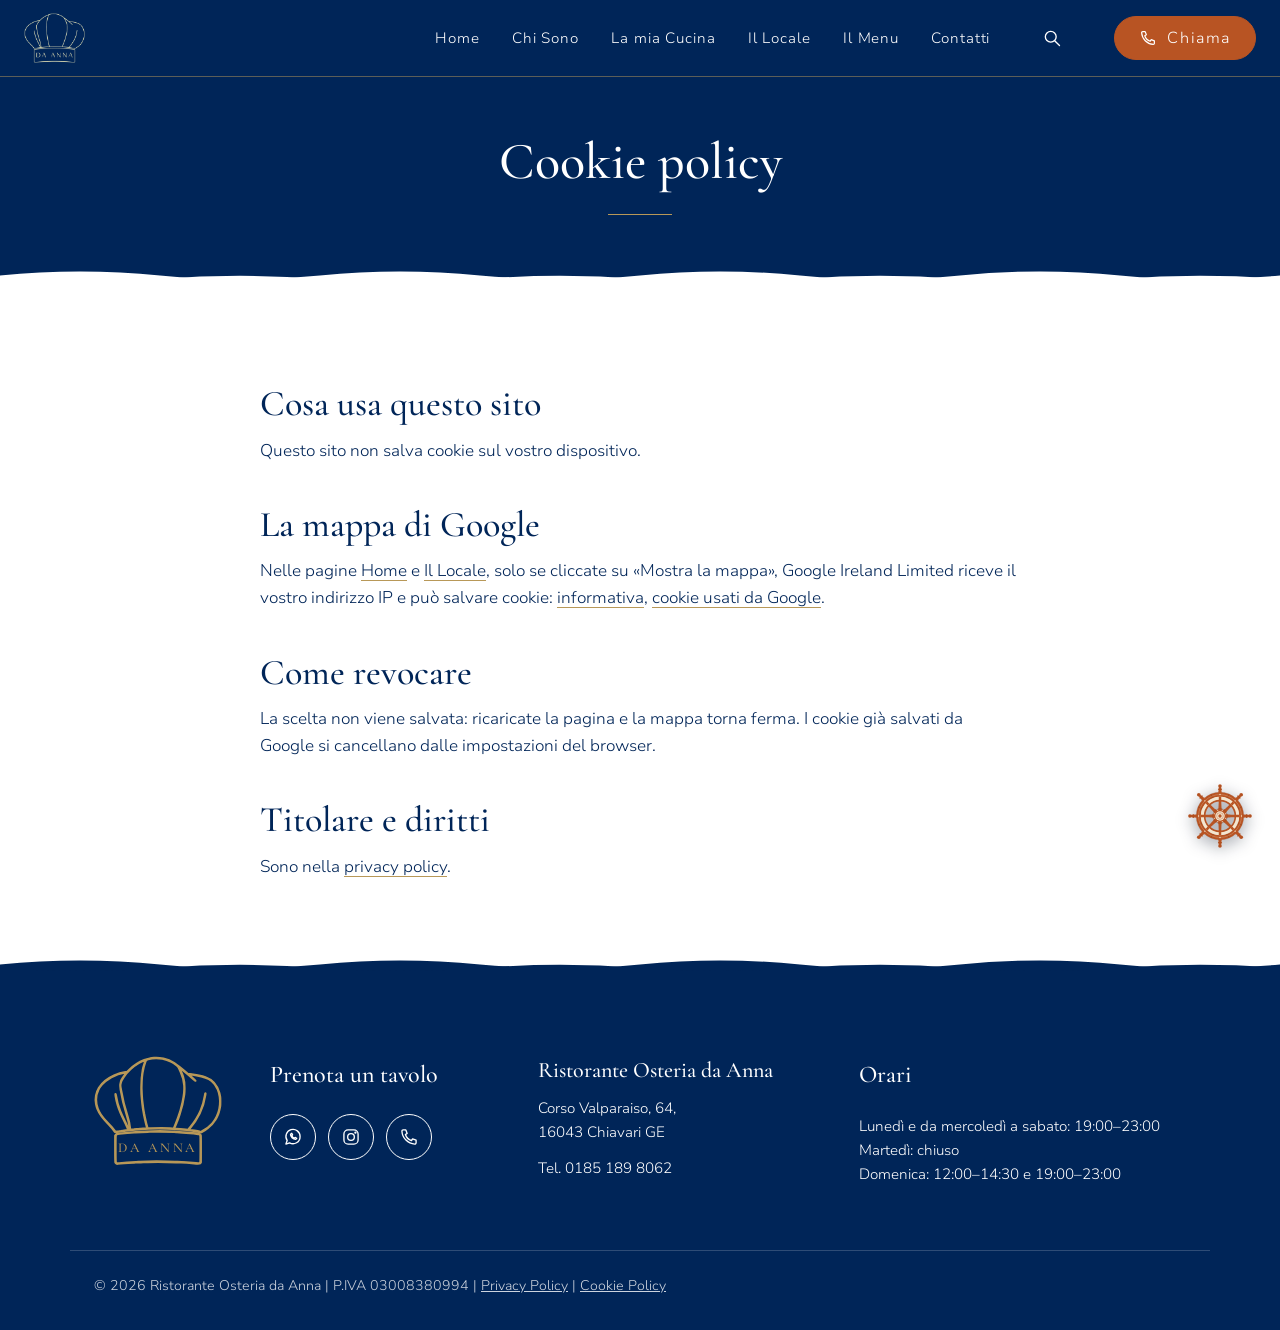
<file: cookie-policy/index.html>
<!DOCTYPE html>
<html lang="it">
<head>
<meta charset="utf-8">
<meta name="viewport" content="width=device-width, initial-scale=1">
<script>document.documentElement.className = 'js';</script>
<title>Cookie policy | Ristorante Osteria da Anna</title>
<meta name="description" content="Cookie policy del sito del Ristorante Osteria da Anna a Chiavari: nessun cookie del sito, la mappa di Google si carica solo se la aprite voi.">
<link rel="canonical" href="https://www.osteriadaannachiavari.com/cookie-policy">
<meta property="og:title" content="Cookie policy | Ristorante Osteria da Anna">
<meta property="og:description" content="Cookie policy del sito del Ristorante Osteria da Anna a Chiavari: nessun cookie del sito, la mappa di Google si carica solo se la aprite voi.">
<meta property="og:image" content="https://www.osteriadaannachiavari.com/img/condivisione-cappello-sala-osteria-da-anna-chiavari-1200x630.jpg">
<meta property="og:image:width" content="1200">
<meta property="og:image:height" content="630">
<meta property="og:url" content="https://www.osteriadaannachiavari.com/cookie-policy">
<meta property="og:site_name" content="Ristorante Osteria da Anna">
<meta property="og:type" content="website">
<meta name="google-site-verification" content="gt6PDQ370vb46KvIJoNbGtGothzg73l_Yf3GxpFi1m4">
<meta name="msvalidate.01" content="6DDF1A7069FC9545693EBD73ADD46002">
<meta name="twitter:card" content="summary_large_image">
<meta name="twitter:image" content="https://www.osteriadaannachiavari.com/img/condivisione-cappello-sala-osteria-da-anna-chiavari-1200x630.jpg">
<link rel="icon" sizes="192x192" href="/img/f4c59d_c7c8805771dc455fa762c5e1119b608d~mv2_192x192.jpg" type="image/png">
<link rel="shortcut icon" href="/img/f4c59d_c7c8805771dc455fa762c5e1119b608d~mv2_32x32.jpg" type="image/png">
<link rel="apple-touch-icon" href="/img/f4c59d_c7c8805771dc455fa762c5e1119b608d~mv2_180x180.jpg" type="image/png">
<link rel="stylesheet" href="/css/font-regolato.css">
<link rel="stylesheet" href="/css/stile.css?v=20261124f">
<link rel="stylesheet" href="/css/pagine.css?v=20261120e">
<script type="application/ld+json">{"@context":"https://schema.org/","@type":"Restaurant","name":"Ristorante Osteria da Anna","url":"https://www.osteriadaannachiavari.com","image":"https://www.osteriadaannachiavari.com/img/f4c59d_fd06059a17c2491ca986d9f26ad82a1e~mv2_2361x1330.png","telephone":"+39 0185 189 8062","address":{"@type":"PostalAddress","streetAddress":"Corso Valparaiso, 64","addressLocality":"Chiavari","postalCode":"16043","addressRegion":"GE","addressCountry":"IT"},"geo":{"@type":"GeoCoordinates","latitude":44.3168968,"longitude":9.3165284},"priceRange":"30-60 €","servesCuisine":["Pesce","Ligure"],"sameAs":["https://www.instagram.com/osteria_da_anna_/"],"hasMap":"https://maps.google.com/?cid=7680417386147146536","hasMenu":"https://www.osteriadaannachiavari.com/menu","openingHoursSpecification":[{"@type":"OpeningHoursSpecification","dayOfWeek":["Monday","Wednesday","Thursday","Friday","Saturday"],"opens":"19:00","closes":"23:00"},{"@type":"OpeningHoursSpecification","dayOfWeek":"Sunday","opens":"12:00","closes":"14:30"},{"@type":"OpeningHoursSpecification","dayOfWeek":"Sunday","opens":"19:00","closes":"23:00"}]}</script>
</head>
<body class="font-testo">
<svg class="nascosto" aria-hidden="true" focusable="false">
  <defs>
    <path id="onda-d" d="M0 22 q90.0 -11.25 180.0 0 t180.0 0 q90.0 -11.25 180.0 0 t180.0 0 q90.0 -11.25 180.0 0 t180.0 0 q90.0 -11.25 180.0 0 t180.0 0 q90.0 -11.25 180.0 0 t180.0 0 q90.0 -11.25 180.0 0 t180.0 0 q90.0 -11.25 180.0 0 t180.0 0 q90.0 -11.25 180.0 0 t180.0 0 L2880 40 L0 40 Z" fill="currentColor"/>
    <path id="onda-f" d="M0 27 q90.0 8.75 180.0 0 t180.0 0 q90.0 8.75 180.0 0 t180.0 0 q90.0 8.75 180.0 0 t180.0 0 q90.0 8.75 180.0 0 t180.0 0 q90.0 8.75 180.0 0 t180.0 0 q90.0 8.75 180.0 0 t180.0 0 q90.0 8.75 180.0 0 t180.0 0 q90.0 8.75 180.0 0 t180.0 0 L2880 40 L0 40 Z" fill="currentColor"/>
    <pattern id="maglie-catena" width="12" height="16" patternUnits="userSpaceOnUse"><rect x="3" y="1" width="6" height="10" rx="3" fill="none" stroke="#B89858" stroke-width="1.3"/><path d="M6 9 V17" stroke="#B89858" stroke-width="1.6" stroke-linecap="round"/></pattern>
    <g id="ancora"><circle cx="12" cy="4.5" r="2" style="fill: var(--fondo-ancora, #FFFFFF)"/><path d="M12 6.5V21M8 9.5h8M4.5 13.5c.5 4.3 3.6 7.5 7.5 7.5s7-3.2 7.5-7.5M3 15l1.5-1.5L6 15M18 15l1.5-1.5L21 15"/></g>
  </defs>
</svg>
<button class="salta" type="button" data-salta>Skip to Main Content</button>

<header class="testata fascia-blu">
  <div class="contenuto testata-riga">
    <a class="testata-logo" href="/" aria-label="Ristorante Osteria da Anna, home">
      <picture>
        <source type="image/avif" srcset="/img/logo-cappello-osteria-da-anna-chiavari-200x164.avif">
        <img src="/img/logo-cappello-osteria-da-anna-chiavari-200x164.png" width="61" height="50" alt="Cappello da Cuoco - Logo Ristorante Osteria da Anna - Chiavari">
      </picture>
    </a>
    <nav class="nav" id="menu-principale" aria-label="Menu principale">
      <a href="/">Home</a>
      <a href="/chi-siamo">Chi Sono</a>
      <a href="/la-mia-cucina">La mia Cucina</a>
      <a href="/il-locale">Il Locale</a>
      <a href="/menu">Il Menu</a>
      <a href="/contatti">Contatti</a>
    </nav>
    <button class="testata-cerca" type="button" aria-label="Cerca nel sito" data-ricerca-apri><svg viewBox="0 0 24 24" width="20" height="20" aria-hidden="true"><circle cx="10.5" cy="10.5" r="6.5"/><path d="M15.5 15.5 21 21"/></svg></button>
    <a class="bottone cta testata-chiama" href="tel:+3901851898062"><svg class="icona-linea" viewBox="0 0 24 24" width="18" height="18" aria-hidden="true"><path d="M5 3.5h3.2l1.6 4.2-2.1 1.3a11 11 0 0 0 7.3 7.3l1.3-2.1 4.2 1.6V19a1.5 1.5 0 0 1-1.6 1.5A16.5 16.5 0 0 1 3.5 5.1 1.5 1.5 0 0 1 5 3.5z"/></svg> Chiama</a>
    <button class="menu-tel-apri" type="button" data-menu-tel aria-controls="menu-principale" aria-label="Open navigation menu" aria-expanded="false"><span></span><span></span><span></span></button>
  </div>
  <div class="ricerca font-testo" data-ricerca hidden>
    <div class="ricerca-velo" data-ricerca-chiudi></div>
    <div class="ricerca-pannello" role="dialog" aria-label="Search">
      <form class="ricerca-campo" action="/search" role="search" id="ricerca-modulo" data-ricerca-form>
        <span class="ricerca-lente"><svg viewBox="33 33 134 134" aria-hidden="true"><path d="M54.758 119.575c-8.658-8.658-13.425-20.167-13.425-32.408 0-12.234 4.767-23.742 13.425-32.4 8.659-8.659 20.167-13.434 32.409-13.434 12.241 0 23.75 4.775 32.408 13.434C128.233 63.425 133 74.933 133 87.167c0 12.241-4.767 23.75-13.425 32.408C110.917 128.233 99.408 133 87.167 133c-12.242 0-23.75-4.767-32.409-13.425Zm111.6 40.892-38.083-38.092c8.425-9.808 13.058-22.133 13.058-35.208 0-14.467-5.633-28.067-15.866-38.292C115.242 38.642 101.633 33 87.167 33 72.7 33 59.1 38.642 48.867 48.875 38.633 59.1 33 72.7 33 87.167c0 14.475 5.633 28.066 15.867 38.3C59.1 135.7 72.7 141.333 87.167 141.333c13.075 0 25.4-4.633 35.216-13.066l38.084 38.091 5.891-5.891Z" fill-rule="evenodd"/></svg></span>
        <input type="search" name="q" placeholder="Search" autocomplete="off" aria-label="Search" data-ricerca-input>
        <button class="ricerca-svuota" type="button" aria-label="Clear search" data-ricerca-svuota hidden><svg viewBox="0 0 10 10" aria-hidden="true"><path d="M1 1l8 8M9 1L1 9"/></svg></button>
      </form>
      <button class="ricerca-close" type="button" data-ricerca-chiudi>Close</button>
      <div class="ricerca-corpo" data-ricerca-corpo>
        <div class="ricerca-pagine">
          <h2 class="fk">Other Pages</h2>
          <ul>
          <li class="ricerca-scheda"><span class="ricerca-miniatura"><picture><source type="image/avif" srcset="/img/f4c59d_fd06059a17c2491ca986d9f26ad82a1e~mv2_164x164.avif"><img src="/img/f4c59d_fd06059a17c2491ca986d9f26ad82a1e~mv2_164x164.png" width="82" height="82" alt="" loading="lazy"></picture></span><span class="ricerca-testi"><a href="/menu#piatti" target="_self">I piatti in foto | Ristorante Osteria da Anna</a><span class="ricerca-desc">Osteria da Anna a Chiavari:Rivisitazione di antichi sapori senza tempo.
Non aspettetevi un menu fisso e immutabile; aspettatevi invece  la sorpresa e la garanzia di un prodotto selezionato quotidianamente, sopratutto pesce fresco, proveniente direttamente da vari mercati ittici in base alla stagionalità. Passione e ricerca costante di nuove ricette, ma anche la proposta di buona parte della cucina casalinga di una volta.</span></span></li>
          <li class="ricerca-scheda"><span class="ricerca-miniatura"><picture><source type="image/avif" srcset="/img/f4c59d_fd06059a17c2491ca986d9f26ad82a1e~mv2_164x164.avif"><img src="/img/f4c59d_fd06059a17c2491ca986d9f26ad82a1e~mv2_164x164.png" width="82" height="82" alt="" loading="lazy"></picture></span><span class="ricerca-testi"><a href="/" target="_self">Osteria da Anna | Ristorante sul lungomare a Chiavari | Ristorante di pesce Chiavari</a><span class="ricerca-desc">Osteria da Anna: Ristorante sul Lungomare a Chiavari.  Ristorante di pesce. Un mix di sapori unici: la freschezza della Liguria, la passione della Toscana e il cuore della Campania in ogni piatto. Ottima carta dei vini. Scopri il menù del giorno. Siamo nei pressi del Miramare. Prenota un tavolo vista mare.</span></span></li>
          <li class="ricerca-scheda"><span class="ricerca-miniatura"><picture><source type="image/avif" srcset="/img/f4c59d_fd06059a17c2491ca986d9f26ad82a1e~mv2_164x164.avif"><img src="/img/f4c59d_fd06059a17c2491ca986d9f26ad82a1e~mv2_164x164.png" width="82" height="82" alt="" loading="lazy"></picture></span><span class="ricerca-testi"><a href="/menu" target="_self">Il Menu | Osteria da Anna | Ristorante di pesce Chiavari</a><span class="ricerca-desc">Osteria da Anna a Chiavari: un incontro inaspettato tra Nord e Sud, tra mare e terra, tra passione toscana e calore campano, che da vita ad una cucina unica.
Il nostro menu è dettato dalla disponibilità giornaliera della materia prima, garantendo freschezza e un forte legame con il territorio, ma è estremamente dinamico e stagionale.</span></span></li>
          </ul>
          <button class="ricerca-tutti" type="submit" form="ricerca-modulo" data-ricerca-tutti>Show All Results</button>
        </div>
      </div>
    </div>
  </div>
</header>

<main id="principale" tabindex="-1">

<!-- 1. Hero tutta blu, sottile: solo l'H1 (come Il Menu) -->
<section class="fascia-blu sezione hero-blu hero-centro hero-sottile" aria-labelledby="titolo-pagina">
  <div class="contenuto">
    <h1 id="titolo-pagina" class="titolo h1">Cookie policy</h1>
    <hr class="linea-oro">
  </div>
</section>

<!-- 2. Il testo: colonna stretta, allineata a sinistra -->
<section class="fascia-bianca sezione testo-legale" aria-label="Testo della cookie policy">
  <div class="onda-bordo" aria-hidden="true"><svg class="onda-dietro" viewBox="0 0 2880 40" preserveAspectRatio="none"><use href="#onda-d"/></svg><svg class="onda-fronte" viewBox="0 0 2880 40" preserveAspectRatio="none"><use href="#onda-f"/></svg></div>
  <div class="contenuto stretto testo-sx">
    <h2 class="titolo h2">Cosa usa questo sito</h2>
    <p>Questo sito non salva cookie sul vostro dispositivo.</p>
    <h2 class="titolo h2">La mappa di Google</h2>
    <p>Nelle pagine <a class="testo-link" href="/">Home</a> e <a class="testo-link" href="/il-locale">Il Locale</a>, solo se cliccate su «Mostra la mappa», Google Ireland Limited riceve il vostro indirizzo IP e può salvare cookie: <a class="testo-link" href="https://policies.google.com/privacy?hl=it" target="_blank" rel="noopener">informativa</a>, <a class="testo-link" href="https://policies.google.com/technologies/cookies?hl=it" target="_blank" rel="noopener">cookie usati da Google</a>.</p>
    <h2 class="titolo h2">Come revocare</h2>
    <p>La scelta non viene salvata: ricaricate la pagina e la mappa torna ferma. I cookie già salvati da Google si cancellano dalle impostazioni del browser.</p>
    <h2 class="titolo h2">Titolare e diritti</h2>
    <p>Sono nella <a class="testo-link" href="/privacy-policy">privacy policy</a>.</p>
  </div>
</section>

</main>

<footer class="piede fascia-blu" id="piede">
  <div class="onda-bordo" aria-hidden="true"><svg class="onda-dietro" viewBox="0 0 2880 40" preserveAspectRatio="none"><use href="#onda-d"/></svg><svg class="onda-fronte" viewBox="0 0 2880 40" preserveAspectRatio="none"><use href="#onda-f"/></svg></div>
  <div class="contenuto piede-griglia">
    <svg class="piede-logo si-disegna" viewBox="0 0 911 779" role="img" aria-label="Cappello da Cuoco - logo Ristorante Osteria da Anna - ristorante di pesce sul lungomare di Chiavari"><path class="tratto" data-matita="1" d="M736.5 541.4C716.3 537.2 680.0 531.3 661.5 529.1C631.8 525.6 572.7 521.2 524.4 518.9C501.6 517.8 405.3 518.2 386.0 519.5C295.1 525.5 271.5 527.5 226.0 533.6C211.4 535.5 189.8 538.7 177.9 540.5C150.3 544.9 150.1 544.9 148.3 542.5C134.3 522.5 124.3 510.6 105.5 491.0C74.7 458.9 67.5 450.8 54.2 433.0C37.3 410.7 30.9 399.5 22.1 377.2C17.3 365.2 15.9 360.1 12.4 342.0C10.2 331.0 9.9 293.0 11.9 282.5C16.2 259.7 22.9 242.0 33.3 225.0C54.9 190.1 94.9 157.4 141.6 136.4C165.8 125.6 198.9 115.9 223.5 112.4L235.5 110.7L250.1 96.6C281.5 66.2 318.5 42.1 357.0 27.0C368.6 22.4 385.7 17.2 396.0 15.1C408.6 12.6 412.2 12.1 426.7 10.9C446.8 9.2 470.6 11.0 494.5 15.9C520.2 21.2 550.2 34.0 573.0 49.3C590.5 61.0 636.7 97.5 662.8 120.2C666.0 123.0 669.6 125.1 671.4 125.4C673.1 125.7 678.3 126.3 683.0 126.9C736.3 133.5 767.4 139.7 793.3 148.7C847.1 167.4 878.8 203.3 894.4 263.5C896.6 272.1 897.3 275.4 900.2 291.5C901.7 300.3 901.8 348.3 900.3 356.0C899.7 359.0 898.6 365.1 897.9 369.5C896.9 376.3 895.0 384.7 891.0 399.5C889.8 404.0 887.0 412.1 885.5 415.5C884.8 417.1 883.2 420.8 882.1 423.7C879.0 431.5 871.9 445.4 866.0 455.0C851.9 478.0 833.1 498.4 810.4 515.5C795.3 526.9 762.9 546.1 759.3 545.9C758.3 545.8 748.1 543.8 736.5 541.4Z"></path><path class="tratto" data-matita="1" d="M195.5 531.1C206.5 529.5 220.0 527.6 225.5 527.0C231.0 526.3 236.7 525.5 238.2 525.1L240.9 524.5L234.6 509.0C231.1 500.5 222.1 480.9 214.5 465.5C188.6 412.7 177.0 385.3 167.5 354.1C159.5 327.5 155.3 309.7 152.0 287.0C149.6 270.3 149.8 267.7 153.8 268.2C156.4 268.5 156.5 268.9 157.7 277.0C163.7 317.0 173.4 353.5 188.0 390.0C196.0 410.1 200.7 420.3 220.0 460.0C233.7 488.3 243.7 511.1 247.4 522.2C248.0 524.1 249.7 524.5 251.8 523.1C252.9 522.5 252.8 520.3 251.6 510.9C247.4 480.0 242.3 457.6 231.6 423.2C211.5 358.8 195.8 293.5 186.9 237.1C181.7 204.4 183.3 190.5 194.5 168.5C200.9 156.1 204.7 150.2 217.8 132.7L228.2 118.9L223.3 119.5C193.3 123.7 149.5 138.5 123.9 153.1C95.8 169.2 74.7 185.6 57.7 204.5C46.6 216.8 40.6 225.6 33.0 240.8C20.9 264.8 17.0 281.8 17.0 310.4C17.0 336.5 20.1 353.2 29.2 376.0C34.9 390.4 39.7 399.2 50.3 415.0C66.3 438.9 73.4 447.4 103.5 478.6C129.2 505.1 137.6 514.7 146.8 527.7L153.8 537.6L164.7 535.8C170.6 534.8 184.5 532.7 195.5 531.1Z"></path><path class="tratto" data-matita="1" d="M286.1 520.1C291.4 519.5 299.3 518.8 303.6 518.5C307.9 518.2 313.1 517.7 315.0 517.5C316.9 517.3 322.8 516.8 328.0 516.5C333.2 516.1 342.7 515.5 349.0 514.9C355.3 514.4 363.7 514.0 367.7 514.0C371.6 514.0 375.1 513.6 375.4 513.2C375.7 512.8 375.0 509.0 373.9 504.9C370.7 493.3 363.5 464.1 362.0 457.5C361.3 454.2 360.4 450.1 360.0 448.5C359.6 446.9 358.7 442.8 358.0 439.5C357.4 436.2 356.4 431.5 355.8 429.0C353.6 418.7 353.1 416.2 352.0 410.0C351.4 406.4 350.5 401.2 350.0 398.5C349.1 393.9 348.7 391.0 346.0 373.8C343.4 356.6 339.8 324.5 338.0 303.0C337.4 296.1 336.4 285.3 335.8 279.0C335.0 271.8 334.5 250.0 334.5 220.5C334.5 161.9 335.4 151.1 345.0 96.8C347.2 84.4 351.0 70.4 358.0 49.3C360.7 40.9 363.0 33.6 363.0 33.0C363.0 31.1 334.7 43.5 321.5 51.3C276.1 78.1 239.0 112.7 211.8 153.5C203.7 165.6 196.5 179.5 193.6 188.3C190.3 198.2 189.0 215.2 191.0 222.0C191.6 223.9 193.2 232.2 194.6 240.5C203.9 296.4 221.9 369.2 241.5 431.0C249.3 455.4 255.9 486.5 258.1 508.9L259.4 522.3L268.0 521.6C272.7 521.3 280.8 520.6 286.1 520.1Z"></path><path class="tratto" data-matita="1" d="M568.0 509.2C570.4 504.1 585.5 466.0 590.0 454.0C591.6 449.9 594.6 441.8 596.8 436.0C607.5 407.9 620.9 361.5 627.9 328.5C639.0 276.3 642.3 244.3 640.1 210.7C637.4 169.4 633.2 153.4 614.3 113.0C612.4 108.9 609.1 101.7 607.0 97.0C597.0 74.4 598.1 76.1 587.9 68.7C571.2 56.7 558.7 48.4 550.0 43.8C530.5 33.4 506.2 24.7 486.5 21.2C469.8 18.2 462.9 17.6 443.0 17.6C418.4 17.5 407.2 18.8 386.0 24.2C372.7 27.5 373.1 27.1 369.2 38.0C359.8 64.0 351.7 94.8 348.1 119.0C347.4 123.1 346.5 129.2 346.0 132.5C344.6 141.8 343.2 157.7 341.9 177.5C340.7 197.3 341.2 257.9 342.8 279.5C343.4 286.6 344.1 296.8 344.4 302.0C344.8 307.2 345.5 315.0 346.0 319.3C347.6 332.0 348.9 343.2 349.5 348.0C351.0 361.3 353.5 378.2 355.0 386.5C355.6 389.8 356.5 395.0 357.1 398.0C357.6 401.0 358.5 405.8 359.0 408.5C359.6 411.2 360.4 415.8 360.9 418.5C361.9 424.3 365.1 439.4 368.1 453.0C369.2 458.2 370.6 464.3 371.1 466.5C372.1 471.1 376.8 489.6 380.0 501.4C383.5 514.4 381.1 513.3 403.8 512.4C429.2 511.3 529.8 511.6 541.5 512.8C546.5 513.3 554.0 513.8 558.2 513.9L565.9 514.0L568.0 509.2Z"></path><path class="tratto" data-matita="1" d="M765.7 535.7C796.9 518.0 822.6 498.3 839.1 479.5C843.8 474.2 855.6 458.0 860.0 451.0C898.3 389.4 905.9 306.2 879.4 239.5C870.1 215.9 853.9 193.7 835.2 178.8C812.5 160.7 782.1 149.8 729.0 140.6C711.9 137.6 682.5 133.7 681.0 134.2C679.9 134.5 693.8 147.2 713.1 163.5C722.9 171.8 724.9 173.9 724.7 176.0C724.6 177.5 723.8 178.6 722.7 178.8C720.7 179.2 717.9 177.0 689.9 152.5C672.2 136.9 645.0 114.3 617.8 92.2L610.0 85.9L612.9 92.2C614.5 95.7 617.3 101.9 619.3 106.0C629.5 128.0 632.3 134.8 635.9 145.6C644.2 170.7 646.8 190.8 646.8 229.5C646.8 253.3 646.5 260.1 644.5 274.5C637.8 324.1 627.5 368.2 611.5 416.5C605.7 434.0 591.9 471.5 589.9 475.2C589.4 476.2 589.0 477.4 589.0 478.0C589.0 478.6 588.2 480.9 587.1 483.3C586.1 485.6 584.0 490.4 582.5 494.0C581.0 497.6 578.7 502.9 577.4 505.8C573.4 514.6 573.5 514.7 584.8 515.4C607.6 516.9 658.0 521.4 665.5 522.5C668.3 523.0 669.2 522.1 680.4 508.5C715.1 466.3 739.2 428.2 756.7 387.5C770.3 356.2 781.2 317.9 787.1 281.0C788.3 273.0 789.8 265.9 790.3 265.2C791.6 263.5 794.7 263.7 795.4 265.5C795.7 266.3 795.8 268.3 795.5 269.8C795.3 271.3 794.6 276.3 794.0 281.0C788.3 323.4 774.2 369.0 754.0 410.5C737.4 444.4 711.7 483.2 685.7 513.5C680.3 519.8 677.6 523.7 678.3 524.1C679.0 524.5 682.2 525.1 685.5 525.5C700.3 527.2 755.7 537.4 756.9 538.6C757.9 539.6 760.1 538.8 765.7 535.7Z"></path><path class="tratto" data-matita="2" d="M161.5 768.8C157.0 767.2 152.2 763.3 150.2 759.7C148.6 756.7 148.5 750.1 148.5 661.5L148.5 566.5L150.7 562.3C153.5 557.1 158.7 553.1 164.0 551.9C170.2 550.5 205.2 546.6 238.0 543.6C276.9 540.1 309.4 537.9 369.5 534.9C398.0 533.5 530.4 533.4 552.0 534.8C561.1 535.4 576.8 536.4 587.0 537.0C612.3 538.4 648.3 541.1 668.5 543.0C714.9 547.4 745.9 550.9 749.8 552.2C754.0 553.5 759.6 558.3 761.8 562.4C763.3 565.2 763.4 573.7 763.1 661.0L762.8 756.5L760.5 760.6C759.2 762.9 757.1 765.4 755.8 766.2C749.8 770.1 748.3 770.1 712.7 767.0C678.7 764.1 643.4 761.6 618.5 760.5C611.4 760.2 596.0 759.5 584.5 759.0C527.6 756.5 423.4 755.6 381.5 757.3C371.1 757.7 349.4 758.5 333.5 759.0C317.6 759.6 300.7 760.2 296.0 760.5C291.3 760.7 283.0 761.2 277.5 761.5C243.0 763.3 184.9 767.6 168.5 769.5C166.3 769.7 163.2 769.4 161.5 768.8Z"></path><path class="tratto" data-matita="2" d="M180.3 761.0C204.4 758.4 267.9 753.9 299.5 752.5C306.6 752.2 320.1 751.5 329.5 751.0C373.0 748.6 458.5 747.6 513.8 748.9C543.9 749.5 571.6 750.3 575.5 750.5C579.4 750.7 587.5 751.2 593.5 751.4C638.9 753.6 666.5 755.5 726.6 760.6C749.2 762.6 750.6 762.4 754.0 756.8C756.0 753.6 756.0 751.6 756.0 660.5C756.0 569.4 756.0 567.4 754.0 564.2C752.9 562.4 750.5 560.3 748.8 559.5C742.3 556.7 635.8 546.5 591.0 544.5C584.1 544.2 575.1 543.7 571.0 543.5C520.3 540.5 436.4 539.7 387.5 541.8C329.4 544.2 333.7 544.0 285.0 547.0C239.2 549.8 168.3 557.3 163.1 559.9C161.2 560.8 158.9 563.1 157.8 565.0C156.1 568.3 156.0 573.0 156.0 661.5C156.1 761.3 155.9 757.7 161.1 760.6C164.0 762.2 168.2 762.3 180.3 761.0Z"></path><path class="cappello-pieno" fill-rule="evenodd" d="M161.5 768.8C157.0 767.2 152.2 763.3 150.2 759.7C148.6 756.7 148.5 750.1 148.5 661.5L148.5 566.5L150.7 562.3C153.5 557.1 158.7 553.1 164.0 551.9C170.2 550.5 205.2 546.6 238.0 543.6C276.9 540.1 309.4 537.9 369.5 534.9C398.0 533.5 530.4 533.4 552.0 534.8C561.1 535.4 576.8 536.4 587.0 537.0C612.3 538.4 648.3 541.1 668.5 543.0C714.9 547.4 745.9 550.9 749.8 552.2C754.0 553.5 759.6 558.3 761.8 562.4C763.3 565.2 763.4 573.7 763.1 661.0L762.8 756.5L760.5 760.6C759.2 762.9 757.1 765.4 755.8 766.2C749.8 770.1 748.3 770.1 712.7 767.0C678.7 764.1 643.4 761.6 618.5 760.5C611.4 760.2 596.0 759.5 584.5 759.0C527.6 756.5 423.4 755.6 381.5 757.3C371.1 757.7 349.4 758.5 333.5 759.0C317.6 759.6 300.7 760.2 296.0 760.5C291.3 760.7 283.0 761.2 277.5 761.5C243.0 763.3 184.9 767.6 168.5 769.5C166.3 769.7 163.2 769.4 161.5 768.8Z M180.3 761.0C204.4 758.4 267.9 753.9 299.5 752.5C306.6 752.2 320.1 751.5 329.5 751.0C373.0 748.6 458.5 747.6 513.8 748.9C543.9 749.5 571.6 750.3 575.5 750.5C579.4 750.7 587.5 751.2 593.5 751.4C638.9 753.6 666.5 755.5 726.6 760.6C749.2 762.6 750.6 762.4 754.0 756.8C756.0 753.6 756.0 751.6 756.0 660.5C756.0 569.4 756.0 567.4 754.0 564.2C752.9 562.4 750.5 560.3 748.8 559.5C742.3 556.7 635.8 546.5 591.0 544.5C584.1 544.2 575.1 543.7 571.0 543.5C520.3 540.5 436.4 539.7 387.5 541.8C329.4 544.2 333.7 544.0 285.0 547.0C239.2 549.8 168.3 557.3 163.1 559.9C161.2 560.8 158.9 563.1 157.8 565.0C156.1 568.3 156.0 573.0 156.0 661.5C156.1 761.3 155.9 757.7 161.1 760.6C164.0 762.2 168.2 762.3 180.3 761.0Z M736.5 541.4C716.3 537.2 680.0 531.3 661.5 529.1C631.8 525.6 572.7 521.2 524.4 518.9C501.6 517.8 405.3 518.2 386.0 519.5C295.1 525.5 271.5 527.5 226.0 533.6C211.4 535.5 189.8 538.7 177.9 540.5C150.3 544.9 150.1 544.9 148.3 542.5C134.3 522.5 124.3 510.6 105.5 491.0C74.7 458.9 67.5 450.8 54.2 433.0C37.3 410.7 30.9 399.5 22.1 377.2C17.3 365.2 15.9 360.1 12.4 342.0C10.2 331.0 9.9 293.0 11.9 282.5C16.2 259.7 22.9 242.0 33.3 225.0C54.9 190.1 94.9 157.4 141.6 136.4C165.8 125.6 198.9 115.9 223.5 112.4L235.5 110.7L250.1 96.6C281.5 66.2 318.5 42.1 357.0 27.0C368.6 22.4 385.7 17.2 396.0 15.1C408.6 12.6 412.2 12.1 426.7 10.9C446.8 9.2 470.6 11.0 494.5 15.9C520.2 21.2 550.2 34.0 573.0 49.3C590.5 61.0 636.7 97.5 662.8 120.2C666.0 123.0 669.6 125.1 671.4 125.4C673.1 125.7 678.3 126.3 683.0 126.9C736.3 133.5 767.4 139.7 793.3 148.7C847.1 167.4 878.8 203.3 894.4 263.5C896.6 272.1 897.3 275.4 900.2 291.5C901.7 300.3 901.8 348.3 900.3 356.0C899.7 359.0 898.6 365.1 897.9 369.5C896.9 376.3 895.0 384.7 891.0 399.5C889.8 404.0 887.0 412.1 885.5 415.5C884.8 417.1 883.2 420.8 882.1 423.7C879.0 431.5 871.9 445.4 866.0 455.0C851.9 478.0 833.1 498.4 810.4 515.5C795.3 526.9 762.9 546.1 759.3 545.9C758.3 545.8 748.1 543.8 736.5 541.4Z M765.7 535.7C796.9 518.0 822.6 498.3 839.1 479.5C843.8 474.2 855.6 458.0 860.0 451.0C898.3 389.4 905.9 306.2 879.4 239.5C870.1 215.9 853.9 193.7 835.2 178.8C812.5 160.7 782.1 149.8 729.0 140.6C711.9 137.6 682.5 133.7 681.0 134.2C679.9 134.5 693.8 147.2 713.1 163.5C722.9 171.8 724.9 173.9 724.7 176.0C724.6 177.5 723.8 178.6 722.7 178.8C720.7 179.2 717.9 177.0 689.9 152.5C672.2 136.9 645.0 114.3 617.8 92.2L610.0 85.9L612.9 92.2C614.5 95.7 617.3 101.9 619.3 106.0C629.5 128.0 632.3 134.8 635.9 145.6C644.2 170.7 646.8 190.8 646.8 229.5C646.8 253.3 646.5 260.1 644.5 274.5C637.8 324.1 627.5 368.2 611.5 416.5C605.7 434.0 591.9 471.5 589.9 475.2C589.4 476.2 589.0 477.4 589.0 478.0C589.0 478.6 588.2 480.9 587.1 483.3C586.1 485.6 584.0 490.4 582.5 494.0C581.0 497.6 578.7 502.9 577.4 505.8C573.4 514.6 573.5 514.7 584.8 515.4C607.6 516.9 658.0 521.4 665.5 522.5C668.3 523.0 669.2 522.1 680.4 508.5C715.1 466.3 739.2 428.2 756.7 387.5C770.3 356.2 781.2 317.9 787.1 281.0C788.3 273.0 789.8 265.9 790.3 265.2C791.6 263.5 794.7 263.7 795.4 265.5C795.7 266.3 795.8 268.3 795.5 269.8C795.3 271.3 794.6 276.3 794.0 281.0C788.3 323.4 774.2 369.0 754.0 410.5C737.4 444.4 711.7 483.2 685.7 513.5C680.3 519.8 677.6 523.7 678.3 524.1C679.0 524.5 682.2 525.1 685.5 525.5C700.3 527.2 755.7 537.4 756.9 538.6C757.9 539.6 760.1 538.8 765.7 535.7Z M195.5 531.1C206.5 529.5 220.0 527.6 225.5 527.0C231.0 526.3 236.7 525.5 238.2 525.1L240.9 524.5L234.6 509.0C231.1 500.5 222.1 480.9 214.5 465.5C188.6 412.7 177.0 385.3 167.5 354.1C159.5 327.5 155.3 309.7 152.0 287.0C149.6 270.3 149.8 267.7 153.8 268.2C156.4 268.5 156.5 268.9 157.7 277.0C163.7 317.0 173.4 353.5 188.0 390.0C196.0 410.1 200.7 420.3 220.0 460.0C233.7 488.3 243.7 511.1 247.4 522.2C248.0 524.1 249.7 524.5 251.8 523.1C252.9 522.5 252.8 520.3 251.6 510.9C247.4 480.0 242.3 457.6 231.6 423.2C211.5 358.8 195.8 293.5 186.9 237.1C181.7 204.4 183.3 190.5 194.5 168.5C200.9 156.1 204.7 150.2 217.8 132.7L228.2 118.9L223.3 119.5C193.3 123.7 149.5 138.5 123.9 153.1C95.8 169.2 74.7 185.6 57.7 204.5C46.6 216.8 40.6 225.6 33.0 240.8C20.9 264.8 17.0 281.8 17.0 310.4C17.0 336.5 20.1 353.2 29.2 376.0C34.9 390.4 39.7 399.2 50.3 415.0C66.3 438.9 73.4 447.4 103.5 478.6C129.2 505.1 137.6 514.7 146.8 527.7L153.8 537.6L164.7 535.8C170.6 534.8 184.5 532.7 195.5 531.1Z M286.1 520.1C291.4 519.5 299.3 518.8 303.6 518.5C307.9 518.2 313.1 517.7 315.0 517.5C316.9 517.3 322.8 516.8 328.0 516.5C333.2 516.1 342.7 515.5 349.0 514.9C355.3 514.4 363.7 514.0 367.7 514.0C371.6 514.0 375.1 513.6 375.4 513.2C375.7 512.8 375.0 509.0 373.9 504.9C370.7 493.3 363.5 464.1 362.0 457.5C361.3 454.2 360.4 450.1 360.0 448.5C359.6 446.9 358.7 442.8 358.0 439.5C357.4 436.2 356.4 431.5 355.8 429.0C353.6 418.7 353.1 416.2 352.0 410.0C351.4 406.4 350.5 401.2 350.0 398.5C349.1 393.9 348.7 391.0 346.0 373.8C343.4 356.6 339.8 324.5 338.0 303.0C337.4 296.1 336.4 285.3 335.8 279.0C335.0 271.8 334.5 250.0 334.5 220.5C334.5 161.9 335.4 151.1 345.0 96.8C347.2 84.4 351.0 70.4 358.0 49.3C360.7 40.9 363.0 33.6 363.0 33.0C363.0 31.1 334.7 43.5 321.5 51.3C276.1 78.1 239.0 112.7 211.8 153.5C203.7 165.6 196.5 179.5 193.6 188.3C190.3 198.2 189.0 215.2 191.0 222.0C191.6 223.9 193.2 232.2 194.6 240.5C203.9 296.4 221.9 369.2 241.5 431.0C249.3 455.4 255.9 486.5 258.1 508.9L259.4 522.3L268.0 521.6C272.7 521.3 280.8 520.6 286.1 520.1Z M568.0 509.2C570.4 504.1 585.5 466.0 590.0 454.0C591.6 449.9 594.6 441.8 596.8 436.0C607.5 407.9 620.9 361.5 627.9 328.5C639.0 276.3 642.3 244.3 640.1 210.7C637.4 169.4 633.2 153.4 614.3 113.0C612.4 108.9 609.1 101.7 607.0 97.0C597.0 74.4 598.1 76.1 587.9 68.7C571.2 56.7 558.7 48.4 550.0 43.8C530.5 33.4 506.2 24.7 486.5 21.2C469.8 18.2 462.9 17.6 443.0 17.6C418.4 17.5 407.2 18.8 386.0 24.2C372.7 27.5 373.1 27.1 369.2 38.0C359.8 64.0 351.7 94.8 348.1 119.0C347.4 123.1 346.5 129.2 346.0 132.5C344.6 141.8 343.2 157.7 341.9 177.5C340.7 197.3 341.2 257.9 342.8 279.5C343.4 286.6 344.1 296.8 344.4 302.0C344.8 307.2 345.5 315.0 346.0 319.3C347.6 332.0 348.9 343.2 349.5 348.0C351.0 361.3 353.5 378.2 355.0 386.5C355.6 389.8 356.5 395.0 357.1 398.0C357.6 401.0 358.5 405.8 359.0 408.5C359.6 411.2 360.4 415.8 360.9 418.5C361.9 424.3 365.1 439.4 368.1 453.0C369.2 458.2 370.6 464.3 371.1 466.5C372.1 471.1 376.8 489.6 380.0 501.4C383.5 514.4 381.1 513.3 403.8 512.4C429.2 511.3 529.8 511.6 541.5 512.8C546.5 513.3 554.0 513.8 558.2 513.9L565.9 514.0L568.0 509.2Z"/><text class="cappello-scritta" x="455" y="682" text-anchor="middle">DA ANNA</text></svg>
    <div>
      <p class="titolo piede-titolo">Prenota un tavolo</p>
      <div class="piede-icone">
        <a class="icona-tonda" href="https://api.whatsapp.com/send?phone=393347231955" target="_blank" rel="noopener" aria-label="WhatsApp"><svg class="icona-linea" viewBox="0 0 24 24" width="20" height="20" aria-hidden="true"><path d="M20.5 11.6a8.5 8.5 0 0 1-12.6 7.4L3.5 20.5l1.5-4.3a8.5 8.5 0 1 1 15.5-4.6z"/><path d="M9 8.6c0 3.4 2.9 6.3 6.3 6.3l1.2-1.4-2-1-1 .9c-1.3-.5-2.4-1.6-2.9-2.9l.9-1-1-2z"/></svg></a>
        <a class="icona-tonda" href="https://www.instagram.com/osteria_da_anna_/" target="_blank" rel="noopener" aria-label="Instagram"><svg class="icona-linea" viewBox="0 0 24 24" width="20" height="20" aria-hidden="true"><rect x="3.5" y="3.5" width="17" height="17" rx="5"/><circle cx="12" cy="12" r="4"/><circle cx="17.3" cy="6.7" r=".6" fill="currentColor"/></svg></a>
        <a class="icona-tonda" href="tel:+3901851898062" aria-label="Telefono"><svg class="icona-linea" viewBox="0 0 24 24" width="20" height="20" aria-hidden="true"><path d="M5 3.5h3.2l1.6 4.2-2.1 1.3a11 11 0 0 0 7.3 7.3l1.3-2.1 4.2 1.6V19a1.5 1.5 0 0 1-1.6 1.5A16.5 16.5 0 0 1 3.5 5.1 1.5 1.5 0 0 1 5 3.5z"/></svg></a>
      </div>
    </div>
    <div class="piede-nap">
      <p class="titolo piede-nome">Ristorante Osteria da Anna</p>
      <p><a href="https://maps.google.com/?cid=7680417386147146536" target="_blank" rel="noopener">Corso Valparaiso, 64,<br>16043 Chiavari GE</a></p>
      <p>Tel. <a href="tel:+3901851898062">0185 189 8062</a></p>
    </div>
    <div class="piede-orari">
      <p class="titolo piede-titolo">Orari</p>
      <p>Lunedì e da mercoledì a sabato: 19:00–&#8288;23:00<br>Martedì: chiuso<br>Domenica: 12:00–&#8288;14:30 e 19:00–&#8288;23:00</p>
    </div>
  </div>
  <p class="contenuto copyright">© 2026 Ristorante Osteria da Anna | P.IVA&nbsp;03008380994 | <a href="/privacy-policy">Privacy Policy</a> | <a href="/cookie-policy">Cookie Policy</a></p>
</footer>

<button class="timone" type="button" aria-label="Instagram" aria-expanded="false" aria-controls="timone-instagram" data-timone>
<svg viewBox="0 0 100 100" aria-hidden="true"><g class="ruota"><circle cx="50" cy="50" r="37" fill="none" stroke="#7E3814" stroke-width=".8" opacity=".6"/><path class="razza" fill="currentColor" d="M58 46.9 C58.3 46.35 60.6 47.59 61 47.6 C61.4 47.61 61.8 47 62 47 C62.2 47 62 47.5 63 47.6 C64 47.7 70.3 47.95 72 48 C73.7 48.05 78.6 48.1 80 48.1 C81.4 48.1 85.26 48.14 86 48 C86.74 47.86 87.16 46.7 87.4 46.7 C87.64 46.7 88.22 47.95 88.4 48 C88.58 48.05 89.04 47.2 89.2 47.2 C89.36 47.2 89.74 48.05 90 48 C90.26 47.95 91.46 46.7 91.8 46.7 C92.14 46.7 93.19 47.83 93.4 48 C93.61 48.17 93.79 48.44 93.9 48.4 C94.01 48.36 94.38 47.6 94.5 47.6 C94.62 47.6 95.01 48.32 95.1 48.4 C95.19 48.48 95.37 48.08 95.4 48.4 C95.43 48.72 95.43 51.28 95.4 51.6 C95.37 51.92 95.19 51.52 95.1 51.6 C95.01 51.68 94.62 52.4 94.5 52.4 C94.38 52.4 94.01 51.64 93.9 51.6 C93.79 51.56 93.61 51.83 93.4 52 C93.19 52.17 92.14 53.3 91.8 53.3 C91.46 53.3 90.26 52.05 90 52 C89.74 51.95 89.36 52.8 89.2 52.8 C89.04 52.8 88.58 51.95 88.4 52 C88.22 52.05 87.64 53.3 87.4 53.3 C87.16 53.3 86.74 52.14 86 52 C85.26 51.86 81.4 51.9 80 51.9 C78.6 51.9 73.7 51.95 72 52 C70.3 52.05 64 52.3 63 52.4 C62 52.5 62.2 53 62 53 C61.8 53 61.4 52.39 61 52.4 C60.6 52.41 58.3 53.65 58 53.1 C57.7 52.55 57.7 47.45 58 46.9 Z"/><circle class="pomolo" cx="97" cy="50" r="2.75" fill="currentColor"/><path class="razza" fill="currentColor" d="M57.85 53.46 C58.45 53.29 59.2 55.79 59.48 56.08 C59.75 56.37 60.47 56.22 60.61 56.36 C60.75 56.51 60.25 56.72 60.89 57.5 C61.53 58.27 65.8 62.9 66.97 64.14 C68.14 65.38 71.57 68.88 72.56 69.87 C73.55 70.86 76.25 73.62 76.87 74.04 C77.49 74.47 78.61 73.94 78.78 74.11 C78.95 74.28 78.48 75.58 78.57 75.74 C78.66 75.9 79.59 75.63 79.7 75.74 C79.81 75.85 79.48 76.72 79.7 76.87 C79.92 77.02 81.65 76.98 81.89 77.22 C82.13 77.46 82.07 79.01 82.1 79.27 C82.13 79.54 82.07 79.86 82.17 79.91 C82.28 79.96 83.08 79.68 83.16 79.77 C83.25 79.85 83.01 80.64 83.02 80.76 C83.03 80.88 83.44 80.72 83.23 80.97 C83.03 81.22 81.22 83.03 80.97 83.23 C80.72 83.44 80.88 83.03 80.76 83.02 C80.64 83.01 79.85 83.25 79.77 83.16 C79.68 83.08 79.96 82.28 79.91 82.17 C79.86 82.07 79.54 82.13 79.27 82.1 C79.01 82.07 77.46 82.13 77.22 81.89 C76.98 81.65 77.02 79.92 76.87 79.7 C76.72 79.48 75.85 79.81 75.74 79.7 C75.63 79.59 75.9 78.66 75.74 78.57 C75.58 78.48 74.28 78.95 74.11 78.78 C73.94 78.61 74.47 77.49 74.04 76.87 C73.62 76.25 70.86 73.55 69.87 72.56 C68.88 71.57 65.38 68.14 64.14 66.97 C62.9 65.8 58.27 61.53 57.5 60.89 C56.72 60.25 56.51 60.75 56.36 60.61 C56.22 60.47 56.37 59.75 56.08 59.48 C55.79 59.2 53.29 58.45 53.46 57.85 C53.64 57.25 57.25 53.64 57.85 53.46 Z"/><circle class="pomolo" cx="83.23" cy="83.23" r="2.75" fill="currentColor"/><path class="razza" fill="currentColor" d="M53.1 58 C53.65 58.3 52.41 60.6 52.4 61 C52.39 61.4 53 61.8 53 62 C53 62.2 52.5 62 52.4 63 C52.3 64 52.05 70.3 52 72 C51.95 73.7 51.9 78.6 51.9 80 C51.9 81.4 51.86 85.26 52 86 C52.14 86.74 53.3 87.16 53.3 87.4 C53.3 87.64 52.05 88.22 52 88.4 C51.95 88.58 52.8 89.04 52.8 89.2 C52.8 89.36 51.95 89.74 52 90 C52.05 90.26 53.3 91.46 53.3 91.8 C53.3 92.14 52.17 93.19 52 93.4 C51.83 93.61 51.56 93.79 51.6 93.9 C51.64 94.01 52.4 94.38 52.4 94.5 C52.4 94.62 51.68 95.01 51.6 95.1 C51.52 95.19 51.92 95.37 51.6 95.4 C51.28 95.43 48.72 95.43 48.4 95.4 C48.08 95.37 48.48 95.19 48.4 95.1 C48.32 95.01 47.6 94.62 47.6 94.5 C47.6 94.38 48.36 94.01 48.4 93.9 C48.44 93.79 48.17 93.61 48 93.4 C47.83 93.19 46.7 92.14 46.7 91.8 C46.7 91.46 47.95 90.26 48 90 C48.05 89.74 47.2 89.36 47.2 89.2 C47.2 89.04 48.05 88.58 48 88.4 C47.95 88.22 46.7 87.64 46.7 87.4 C46.7 87.16 47.86 86.74 48 86 C48.14 85.26 48.1 81.4 48.1 80 C48.1 78.6 48.05 73.7 48 72 C47.95 70.3 47.7 64 47.6 63 C47.5 62 47 62.2 47 62 C47 61.8 47.61 61.4 47.6 61 C47.59 60.6 46.35 58.3 46.9 58 C47.45 57.7 52.55 57.7 53.1 58 Z"/><circle class="pomolo" cx="50" cy="97" r="2.75" fill="currentColor"/><path class="razza" fill="currentColor" d="M46.54 57.85 C46.71 58.45 44.21 59.2 43.92 59.48 C43.63 59.75 43.78 60.47 43.64 60.61 C43.49 60.75 43.28 60.25 42.5 60.89 C41.73 61.53 37.1 65.8 35.86 66.97 C34.62 68.14 31.12 71.57 30.13 72.56 C29.14 73.55 26.38 76.25 25.96 76.87 C25.53 77.49 26.06 78.61 25.89 78.78 C25.72 78.95 24.42 78.48 24.26 78.57 C24.1 78.66 24.37 79.59 24.26 79.7 C24.15 79.81 23.28 79.48 23.13 79.7 C22.98 79.92 23.02 81.65 22.78 81.89 C22.54 82.13 20.99 82.07 20.73 82.1 C20.46 82.13 20.14 82.07 20.09 82.17 C20.04 82.28 20.32 83.08 20.23 83.16 C20.15 83.25 19.36 83.01 19.24 83.02 C19.12 83.03 19.28 83.44 19.03 83.23 C18.78 83.03 16.97 81.22 16.77 80.97 C16.56 80.72 16.97 80.88 16.98 80.76 C16.99 80.64 16.75 79.85 16.84 79.77 C16.92 79.68 17.72 79.96 17.83 79.91 C17.93 79.86 17.87 79.54 17.9 79.27 C17.93 79.01 17.87 77.46 18.11 77.22 C18.35 76.98 20.08 77.02 20.3 76.87 C20.52 76.72 20.19 75.85 20.3 75.74 C20.41 75.63 21.34 75.9 21.43 75.74 C21.52 75.58 21.05 74.28 21.22 74.11 C21.39 73.94 22.51 74.47 23.13 74.04 C23.75 73.62 26.45 70.86 27.44 69.87 C28.43 68.88 31.86 65.38 33.03 64.14 C34.2 62.9 38.47 58.27 39.11 57.5 C39.75 56.72 39.25 56.51 39.39 56.36 C39.53 56.22 40.25 56.37 40.52 56.08 C40.8 55.79 41.55 53.29 42.15 53.46 C42.75 53.64 46.36 57.25 46.54 57.85 Z"/><circle class="pomolo" cx="16.77" cy="83.23" r="2.75" fill="currentColor"/><path class="razza" fill="currentColor" d="M42 53.1 C41.7 53.65 39.4 52.41 39 52.4 C38.6 52.39 38.2 53 38 53 C37.8 53 38 52.5 37 52.4 C36 52.3 29.7 52.05 28 52 C26.3 51.95 21.4 51.9 20 51.9 C18.6 51.9 14.74 51.86 14 52 C13.26 52.14 12.84 53.3 12.6 53.3 C12.36 53.3 11.78 52.05 11.6 52 C11.42 51.95 10.96 52.8 10.8 52.8 C10.64 52.8 10.26 51.95 10 52 C9.74 52.05 8.54 53.3 8.2 53.3 C7.86 53.3 6.81 52.17 6.6 52 C6.39 51.83 6.21 51.56 6.1 51.6 C5.99 51.64 5.62 52.4 5.5 52.4 C5.38 52.4 4.99 51.68 4.9 51.6 C4.81 51.52 4.63 51.92 4.6 51.6 C4.57 51.28 4.57 48.72 4.6 48.4 C4.63 48.08 4.81 48.48 4.9 48.4 C4.99 48.32 5.38 47.6 5.5 47.6 C5.62 47.6 5.99 48.36 6.1 48.4 C6.21 48.44 6.39 48.17 6.6 48 C6.81 47.83 7.86 46.7 8.2 46.7 C8.54 46.7 9.74 47.95 10 48 C10.26 48.05 10.64 47.2 10.8 47.2 C10.96 47.2 11.42 48.05 11.6 48 C11.78 47.95 12.36 46.7 12.6 46.7 C12.84 46.7 13.26 47.86 14 48 C14.74 48.14 18.6 48.1 20 48.1 C21.4 48.1 26.3 48.05 28 48 C29.7 47.95 36 47.7 37 47.6 C38 47.5 37.8 47 38 47 C38.2 47 38.6 47.61 39 47.6 C39.4 47.59 41.7 46.35 42 46.9 C42.3 47.45 42.3 52.55 42 53.1 Z"/><circle class="pomolo" cx="3" cy="50" r="2.75" fill="currentColor"/><path class="razza" fill="currentColor" d="M42.15 46.54 C41.55 46.71 40.8 44.21 40.52 43.92 C40.25 43.63 39.53 43.78 39.39 43.64 C39.25 43.49 39.75 43.28 39.11 42.5 C38.47 41.73 34.2 37.1 33.03 35.86 C31.86 34.62 28.43 31.12 27.44 30.13 C26.45 29.14 23.75 26.38 23.13 25.96 C22.51 25.53 21.39 26.06 21.22 25.89 C21.05 25.72 21.52 24.42 21.43 24.26 C21.34 24.1 20.41 24.37 20.3 24.26 C20.19 24.15 20.52 23.28 20.3 23.13 C20.08 22.98 18.35 23.02 18.11 22.78 C17.87 22.54 17.93 20.99 17.9 20.73 C17.87 20.46 17.93 20.14 17.83 20.09 C17.72 20.04 16.92 20.32 16.84 20.23 C16.75 20.15 16.99 19.36 16.98 19.24 C16.97 19.12 16.56 19.28 16.77 19.03 C16.97 18.78 18.78 16.97 19.03 16.77 C19.28 16.56 19.12 16.97 19.24 16.98 C19.36 16.99 20.15 16.75 20.23 16.84 C20.32 16.92 20.04 17.72 20.09 17.83 C20.14 17.93 20.46 17.87 20.73 17.9 C20.99 17.93 22.54 17.87 22.78 18.11 C23.02 18.35 22.98 20.08 23.13 20.3 C23.28 20.52 24.15 20.19 24.26 20.3 C24.37 20.41 24.1 21.34 24.26 21.43 C24.42 21.52 25.72 21.05 25.89 21.22 C26.06 21.39 25.53 22.51 25.96 23.13 C26.38 23.75 29.14 26.45 30.13 27.44 C31.12 28.43 34.62 31.86 35.86 33.03 C37.1 34.2 41.73 38.47 42.5 39.11 C43.28 39.75 43.49 39.25 43.64 39.39 C43.78 39.53 43.63 40.25 43.92 40.52 C44.21 40.8 46.71 41.55 46.54 42.15 C46.36 42.75 42.75 46.36 42.15 46.54 Z"/><circle class="pomolo" cx="16.77" cy="16.77" r="2.75" fill="currentColor"/><path class="razza" fill="currentColor" d="M46.9 42 C46.35 41.7 47.59 39.4 47.6 39 C47.61 38.6 47 38.2 47 38 C47 37.8 47.5 38 47.6 37 C47.7 36 47.95 29.7 48 28 C48.05 26.3 48.1 21.4 48.1 20 C48.1 18.6 48.14 14.74 48 14 C47.86 13.26 46.7 12.84 46.7 12.6 C46.7 12.36 47.95 11.78 48 11.6 C48.05 11.42 47.2 10.96 47.2 10.8 C47.2 10.64 48.05 10.26 48 10 C47.95 9.74 46.7 8.54 46.7 8.2 C46.7 7.86 47.83 6.81 48 6.6 C48.17 6.39 48.44 6.21 48.4 6.1 C48.36 5.99 47.6 5.62 47.6 5.5 C47.6 5.38 48.32 4.99 48.4 4.9 C48.48 4.81 48.08 4.63 48.4 4.6 C48.72 4.57 51.28 4.57 51.6 4.6 C51.92 4.63 51.52 4.81 51.6 4.9 C51.68 4.99 52.4 5.38 52.4 5.5 C52.4 5.62 51.64 5.99 51.6 6.1 C51.56 6.21 51.83 6.39 52 6.6 C52.17 6.81 53.3 7.86 53.3 8.2 C53.3 8.54 52.05 9.74 52 10 C51.95 10.26 52.8 10.64 52.8 10.8 C52.8 10.96 51.95 11.42 52 11.6 C52.05 11.78 53.3 12.36 53.3 12.6 C53.3 12.84 52.14 13.26 52 14 C51.86 14.74 51.9 18.6 51.9 20 C51.9 21.4 51.95 26.3 52 28 C52.05 29.7 52.3 36 52.4 37 C52.5 38 53 37.8 53 38 C53 38.2 52.39 38.6 52.4 39 C52.41 39.4 53.65 41.7 53.1 42 C52.55 42.3 47.45 42.3 46.9 42 Z"/><circle class="pomolo" cx="50" cy="3" r="2.75" fill="currentColor"/><path class="razza" fill="currentColor" d="M53.46 42.15 C53.29 41.55 55.79 40.8 56.08 40.52 C56.37 40.25 56.22 39.53 56.36 39.39 C56.51 39.25 56.72 39.75 57.5 39.11 C58.27 38.47 62.9 34.2 64.14 33.03 C65.38 31.86 68.88 28.43 69.87 27.44 C70.86 26.45 73.62 23.75 74.04 23.13 C74.47 22.51 73.94 21.39 74.11 21.22 C74.28 21.05 75.58 21.52 75.74 21.43 C75.9 21.34 75.63 20.41 75.74 20.3 C75.85 20.19 76.72 20.52 76.87 20.3 C77.02 20.08 76.98 18.35 77.22 18.11 C77.46 17.87 79.01 17.93 79.27 17.9 C79.54 17.87 79.86 17.93 79.91 17.83 C79.96 17.72 79.68 16.92 79.77 16.84 C79.85 16.75 80.64 16.99 80.76 16.98 C80.88 16.97 80.72 16.56 80.97 16.77 C81.22 16.97 83.03 18.78 83.23 19.03 C83.44 19.28 83.03 19.12 83.02 19.24 C83.01 19.36 83.25 20.15 83.16 20.23 C83.08 20.32 82.28 20.04 82.17 20.09 C82.07 20.14 82.13 20.46 82.1 20.73 C82.07 20.99 82.13 22.54 81.89 22.78 C81.65 23.02 79.92 22.98 79.7 23.13 C79.48 23.28 79.81 24.15 79.7 24.26 C79.59 24.37 78.66 24.1 78.57 24.26 C78.48 24.42 78.95 25.72 78.78 25.89 C78.61 26.06 77.49 25.53 76.87 25.96 C76.25 26.38 73.55 29.14 72.56 30.13 C71.57 31.12 68.14 34.62 66.97 35.86 C65.8 37.1 61.53 41.73 60.89 42.5 C60.25 43.28 60.75 43.49 60.61 43.64 C60.47 43.78 59.75 43.63 59.48 43.92 C59.2 44.21 58.45 46.71 57.85 46.54 C57.25 46.36 53.64 42.75 53.46 42.15 Z"/><circle class="pomolo" cx="83.23" cy="16.77" r="2.75" fill="currentColor"/><circle cx="50" cy="50" r="33.5" fill="none" stroke="currentColor" stroke-width="7"/><circle cx="50" cy="50" r="27.5" fill="none" stroke="#F4E6CF" stroke-width="5"/><circle cx="50" cy="50" r="24" fill="none" stroke="currentColor" stroke-width="2.5"/><path fill="currentColor" d="M75 48.1 C75 48.1 80 48.1 80 48.1 C80 48.1 80 51.9 80 51.9 C80 51.9 75 51.9 75 51.9 C75 51.9 75 48.1 75 48.1 Z"/><path fill="currentColor" d="M69.02 66.33 C69.02 66.33 72.56 69.87 72.56 69.87 C72.56 69.87 69.87 72.56 69.87 72.56 C69.87 72.56 66.33 69.02 66.33 69.02 C66.33 69.02 69.02 66.33 69.02 66.33 Z"/><path fill="currentColor" d="M51.9 75 C51.9 75 51.9 80 51.9 80 C51.9 80 48.1 80 48.1 80 C48.1 80 48.1 75 48.1 75 C48.1 75 51.9 75 51.9 75 Z"/><path fill="currentColor" d="M33.67 69.02 C33.67 69.02 30.13 72.56 30.13 72.56 C30.13 72.56 27.44 69.87 27.44 69.87 C27.44 69.87 30.98 66.33 30.98 66.33 C30.98 66.33 33.67 69.02 33.67 69.02 Z"/><path fill="currentColor" d="M25 51.9 C25 51.9 20 51.9 20 51.9 C20 51.9 20 48.1 20 48.1 C20 48.1 25 48.1 25 48.1 C25 48.1 25 51.9 25 51.9 Z"/><path fill="currentColor" d="M30.98 33.67 C30.98 33.67 27.44 30.13 27.44 30.13 C27.44 30.13 30.13 27.44 30.13 27.44 C30.13 27.44 33.67 30.98 33.67 30.98 C33.67 30.98 30.98 33.67 30.98 33.67 Z"/><path fill="currentColor" d="M48.1 25 C48.1 25 48.1 20 48.1 20 C48.1 20 51.9 20 51.9 20 C51.9 20 51.9 25 51.9 25 C51.9 25 48.1 25 48.1 25 Z"/><path fill="currentColor" d="M66.33 30.98 C66.33 30.98 69.87 27.44 69.87 27.44 C69.87 27.44 72.56 30.13 72.56 30.13 C72.56 30.13 69.02 33.67 69.02 33.67 C69.02 33.67 66.33 30.98 66.33 30.98 Z"/><circle class="perno" cx="83.5" cy="50" r="1.1" fill="#F4E6CF"/><circle class="perno" cx="73.69" cy="73.69" r="1.1" fill="#F4E6CF"/><circle class="perno" cx="50" cy="83.5" r="1.1" fill="#F4E6CF"/><circle class="perno" cx="26.31" cy="73.69" r="1.1" fill="#F4E6CF"/><circle class="perno" cx="16.5" cy="50" r="1.1" fill="#F4E6CF"/><circle class="perno" cx="26.31" cy="26.31" r="1.1" fill="#F4E6CF"/><circle class="perno" cx="50" cy="16.5" r="1.1" fill="#F4E6CF"/><circle class="perno" cx="73.69" cy="26.31" r="1.1" fill="#F4E6CF"/><path class="giunti" d="M78.27 61.71 L83.63 63.93 M61.71 78.27 L63.93 83.63 M38.29 78.27 L36.07 83.63 M21.73 61.71 L16.37 63.93 M21.73 38.29 L16.37 36.07 M38.29 21.73 L36.07 16.37 M61.71 21.73 L63.93 16.37 M78.27 38.29 L83.63 36.07" stroke="#7E3814" stroke-width=".8" stroke-linecap="round" opacity=".7"/><circle class="filo-ottone" cx="50" cy="50" r="33.5" fill="none" stroke="#F4E6CF" stroke-width=".7" opacity=".55"/><path class="tornitura" d="M91.8 47.8 L91.8 52.2 M97 47.8 L97 52.2 M81.11 78 L78 81.11 M84.79 81.68 L81.68 84.79 M52.2 91.8 L47.8 91.8 M52.2 97 L47.8 97 M22 81.11 L18.89 78 M18.32 84.79 L15.21 81.68 M8.2 52.2 L8.2 47.8 M3 52.2 L3 47.8 M18.89 22 L22 18.89 M15.21 18.32 L18.32 15.21 M47.8 8.2 L52.2 8.2 M47.8 3 L52.2 3 M78 18.89 L81.11 22 M81.68 15.21 L84.79 18.32" stroke="#7E3814" stroke-width=".6" stroke-linecap="round" opacity=".55"/><circle cx="50" cy="50" r="11" fill="currentColor"/><circle cx="50" cy="50" r="7.4" fill="#F4E6CF"/><circle class="bullone" cx="58.5" cy="53.52" r=".85" fill="#F4E6CF"/><circle class="bullone" cx="53.52" cy="58.5" r=".85" fill="#F4E6CF"/><circle class="bullone" cx="46.48" cy="58.5" r=".85" fill="#F4E6CF"/><circle class="bullone" cx="41.5" cy="53.52" r=".85" fill="#F4E6CF"/><circle class="bullone" cx="41.5" cy="46.48" r=".85" fill="#F4E6CF"/><circle class="bullone" cx="46.48" cy="41.5" r=".85" fill="#F4E6CF"/><circle class="bullone" cx="53.52" cy="41.5" r=".85" fill="#F4E6CF"/><circle class="bullone" cx="58.5" cy="46.48" r=".85" fill="#F4E6CF"/><circle cx="50" cy="50" r="5.2" fill="none" stroke="currentColor" stroke-width=".8" opacity=".8"/><circle cx="50" cy="50" r="11.6" fill="none" stroke="#7E3814" stroke-width=".7" opacity=".5"/><circle cx="50" cy="50" r="2.6" fill="currentColor"/></g></svg>
</button>
<a class="timone-instagram" id="timone-instagram" href="https://www.instagram.com/osteria_da_anna_/" target="_blank" rel="noopener"><svg class="icona-linea" viewBox="0 0 24 24" width="20" height="20" aria-hidden="true"><rect x="3.5" y="3.5" width="17" height="17" rx="5"/><circle cx="12" cy="12" r="4"/><circle cx="17.3" cy="6.7" r=".6" fill="currentColor"/></svg> Seguici su Instagram</a>

<!-- Creature a tempo: come nella home (ogni span porta l'id della sua fascia blu; data-telefono = solo sotto i 768 px;
     data-fetta = la sua parte di fascia a telefono). Nelle fasce blu dopo la hero si alternano pesce e barca. -->
<div class="acquario" aria-hidden="true">
  <span class="pesce" data-pesce="piede"><svg viewBox="0 0 64 40"><g class="pesce-corpo" fill="none" stroke="#FFFFFF" stroke-opacity=".9" stroke-width="1.3" stroke-linecap="round" stroke-linejoin="round"><g class="pesce-coda"><path class="pieno" fill="#FFFFFF" fill-opacity=".06" d="M15.4 18.6 C11.6 15.6 7.4 12.4 3.2 9.6 C5.6 13 7.2 16.6 8.2 20 C7.2 23.4 5.6 27 3.2 30.4 C7.4 27.6 11.6 24.4 15.4 21.4 Z"/><path class="raggi" stroke-width=".7" opacity=".6" d="M14.2 19.2 L4.8 11 M13.6 19.6 L6.6 15.6 M13.4 20 L8.6 19.8 M13.6 20.4 L6.6 24.4 M14.2 20.8 L4.8 29"/></g><path class="pieno" fill="#FFFFFF" fill-opacity=".06" d="M24.2 10.6 C27 5.6 33 3.6 41.2 5 C41.6 6 41.8 6.8 42 7.4 C35 6.4 28.6 7.6 24.2 10.6 Z"/><path class="pieno" fill="#FFFFFF" fill-opacity=".06" d="M23 28.4 C25 31.6 28.6 33.8 32 33.4 C31.4 32.6 31.2 32 31.2 31.6 C27.6 31.4 25 30.2 22.6 28.4 Z"/><path class="pieno" fill="#FFFFFF" fill-opacity=".06" d="M15.2 18.3 C15.93 16.88 17.73 14.77 19.6 13.2 C21.47 11.63 23.93 9.97 26.4 8.9 C28.87 7.83 31.8 7.05 34.4 6.8 C37 6.55 39.73 6.87 42 7.4 C44.27 7.93 46.2 8.97 48 10 C49.8 11.03 51.5 12.33 52.8 13.6 C54.1 14.87 55.15 16.57 55.8 17.6 C56.45 18.63 56.68 19.1 56.7 19.8 C56.72 20.5 56.58 20.87 55.9 21.8 C55.22 22.73 54.35 24.1 52.6 25.4 C50.85 26.7 48.07 28.5 45.4 29.6 C42.73 30.7 39.5 31.77 36.6 32 C33.7 32.23 30.6 31.77 28 31 C25.4 30.23 23.13 28.95 21 27.4 C18.87 25.85 16.17 23.22 15.2 21.7 C14.23 20.18 14.47 19.72 15.2 18.3 Z"/><path d="M45.2 11.2 C48.6 15.6 48.6 24 44.8 28.6"/><path class="dettaglio" stroke-width=".7" opacity=".6" d="M47.6 13.2 C49.2 17.4 48.8 22.4 46.6 26.4"/><path class="pieno" fill="#FFFFFF" fill-opacity=".06" d="M44.6 20.4 C41.4 20.8 38.4 22.8 36.8 26 C39.8 26.2 42.6 25.2 44.8 23.4 Z"/><path class="raggi" stroke-width=".6" opacity=".6" d="M44 21.4 L38.4 25 M44.2 22.4 L40.2 25.6"/><circle class="occhio" cx="50.4" cy="17" r="1.5" fill="#FFFFFF" fill-opacity=".9" stroke="none"/><circle class="dettaglio" cx="50.4" cy="17" r="2.6" stroke-width=".8" opacity=".7"/><path d="M56.5 20.4 C55.4 20.8 54.2 21 53.2 20.8"/><path class="fascia" stroke-width=".8" opacity=".7" d="M48.8 13.4 C50.6 13 52.4 13.4 53.6 14.6"/><path class="narice" stroke-width="1.1" opacity=".8" d="M54.6 16.6 h.1"/><path class="dettaglio" stroke-width=".7" opacity=".5" d="M43.2 27.4 C44.6 26.8 45.6 25.8 46 24.8"/><path class="linea-laterale" stroke-width=".8" opacity=".7" d="M44.4 13.8 C37 11.6 25.6 14 16.4 19.2"/><path class="squame-fitte" stroke-width=".7" opacity=".6" d="M28.45 9.6 q-.75 1 0 2 M31.15 9.6 q-.75 1 0 2 M33.85 9.6 q-.75 1 0 2 M36.55 9.6 q-.75 1 0 2 M24.4 12.2 q-.75 1 0 2 M27.1 12.2 q-.75 1 0 2 M29.8 12.2 q-.75 1 0 2 M32.5 12.2 q-.75 1 0 2 M35.2 12.2 q-.75 1 0 2 M37.9 12.2 q-.75 1 0 2 M20.35 14.8 q-.75 1 0 2 M23.05 14.8 q-.75 1 0 2 M25.75 14.8 q-.75 1 0 2 M28.45 14.8 q-.75 1 0 2 M31.15 14.8 q-.75 1 0 2 M33.85 14.8 q-.75 1 0 2 M36.55 14.8 q-.75 1 0 2 M19 17.4 q-.75 1 0 2 M21.7 17.4 q-.75 1 0 2 M24.4 17.4 q-.75 1 0 2 M27.1 17.4 q-.75 1 0 2 M29.8 17.4 q-.75 1 0 2 M32.5 17.4 q-.75 1 0 2 M35.2 17.4 q-.75 1 0 2 M37.9 17.4 q-.75 1 0 2 M20.35 20 q-.75 1 0 2 M23.05 20 q-.75 1 0 2 M25.75 20 q-.75 1 0 2 M28.45 20 q-.75 1 0 2 M31.15 20 q-.75 1 0 2 M33.85 20 q-.75 1 0 2 M36.55 20 q-.75 1 0 2 M21.7 22.6 q-.75 1 0 2 M24.4 22.6 q-.75 1 0 2 M27.1 22.6 q-.75 1 0 2 M29.8 22.6 q-.75 1 0 2 M32.5 22.6 q-.75 1 0 2 M35.2 22.6 q-.75 1 0 2 M37.9 22.6 q-.75 1 0 2 M23.05 25.2 q-.75 1 0 2 M25.75 25.2 q-.75 1 0 2 M28.45 25.2 q-.75 1 0 2 M31.15 25.2 q-.75 1 0 2 M33.85 25.2 q-.75 1 0 2 M36.55 25.2 q-.75 1 0 2 M27.1 27.8 q-.75 1 0 2 M29.8 27.8 q-.75 1 0 2 M32.5 27.8 q-.75 1 0 2 M35.2 27.8 q-.75 1 0 2 M37.9 27.8 q-.75 1 0 2"/></g></svg></span>
</div>

<script src="/js/stile.js?v=20261124f"></script>
</body>
</html>
</file>
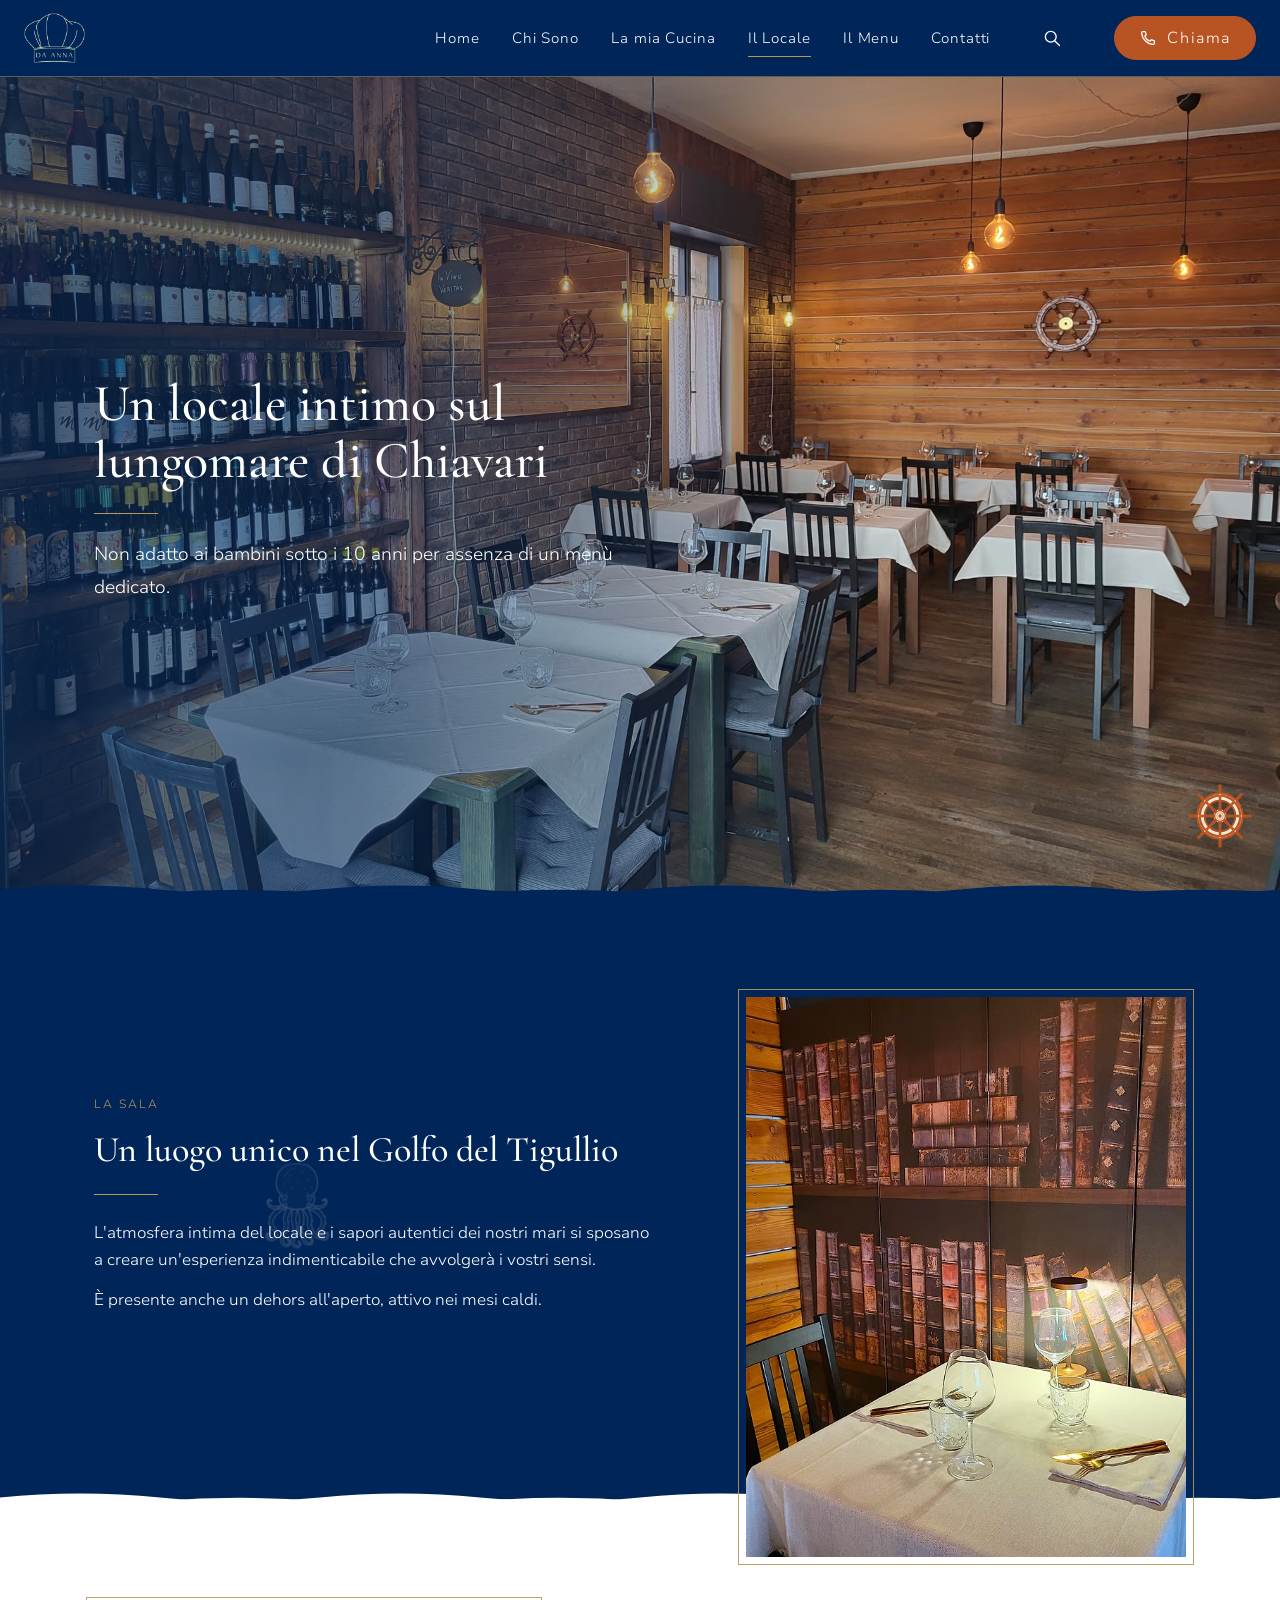
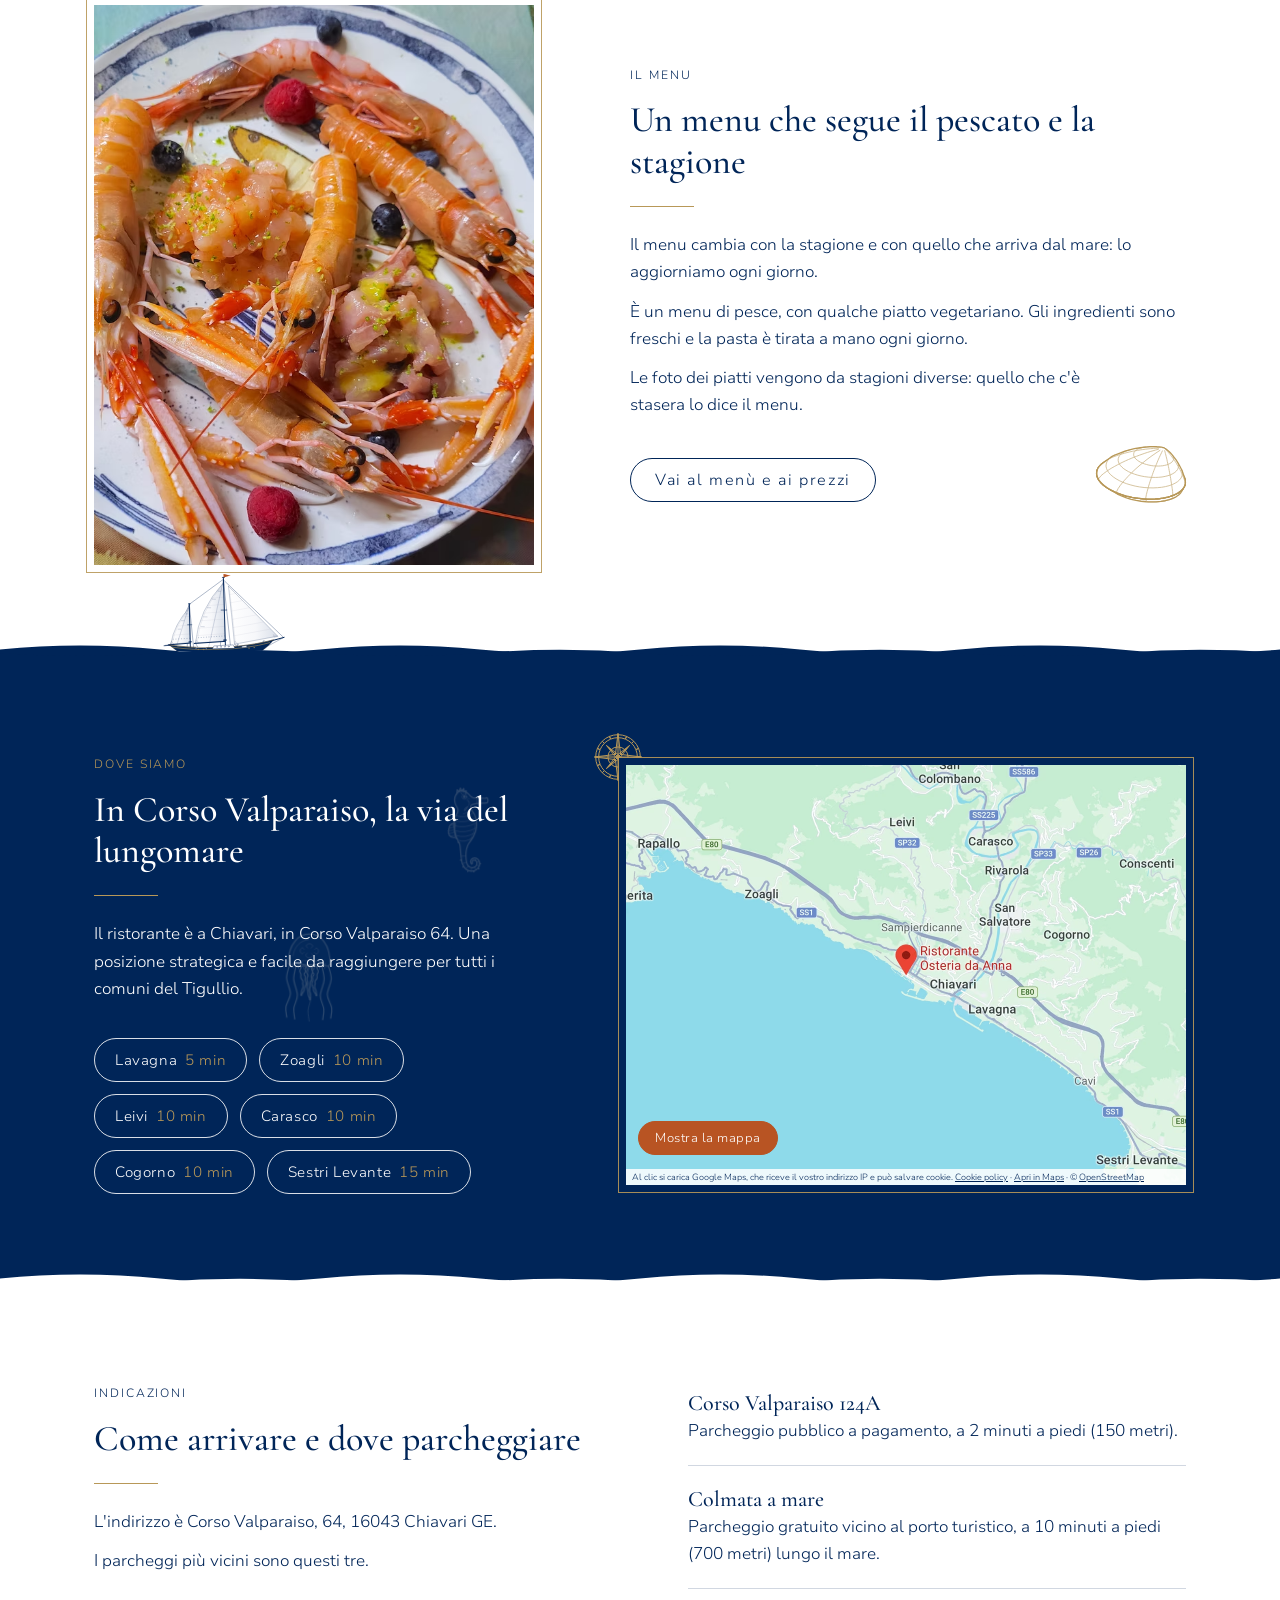
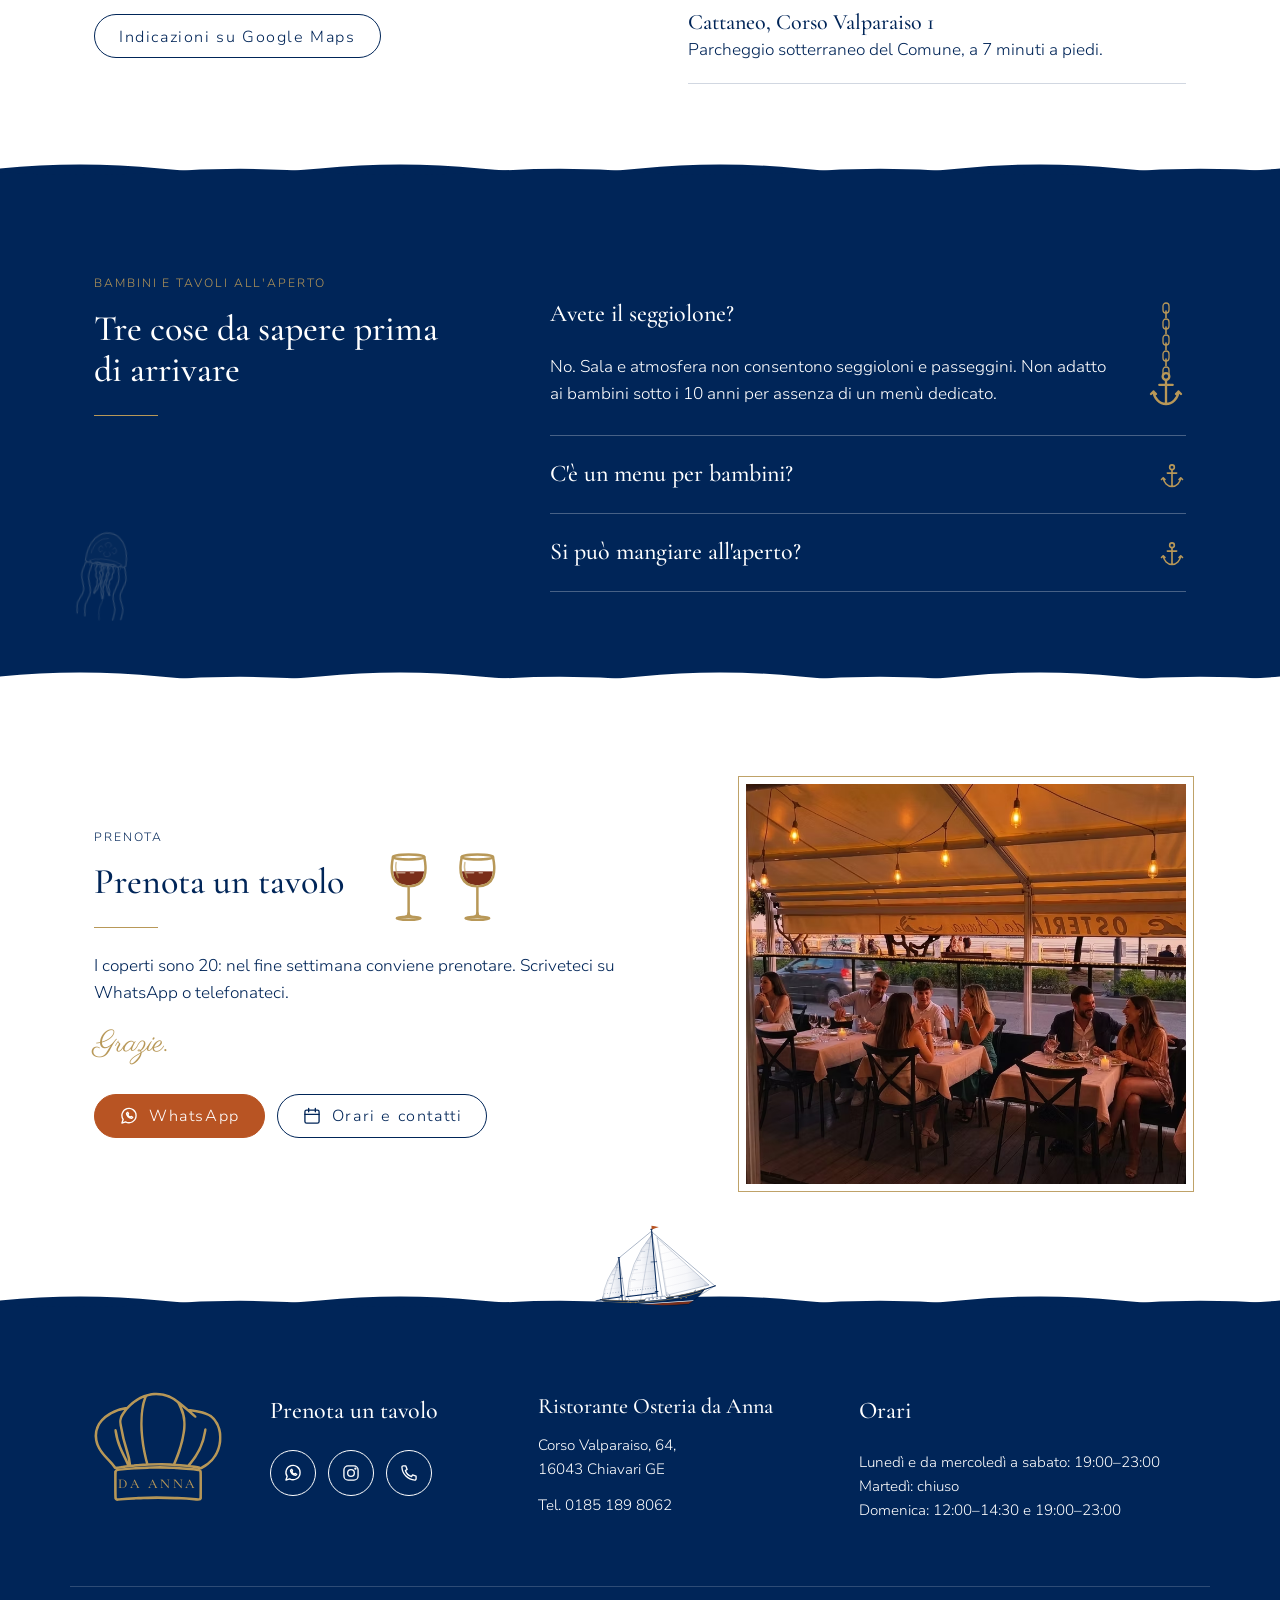
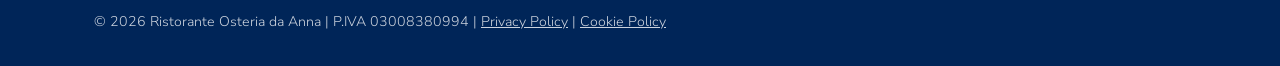
<file: il-locale/index.html>
<!DOCTYPE html>
<html lang="it">
<head>
<meta charset="utf-8">
<meta name="viewport" content="width=device-width, initial-scale=1">
<script>document.documentElement.className = 'js';</script>
<title>Il locale | Ristorante di pesce a Chiavari | Ristorante Osteria da Anna | Sala intima e venti coperti sul lungomare</title>
<meta name="description" content="Ristorante con sala intima da 20 coperti sul lungomare di Chiavari, luci basse e musica soft, tavoli fino a 6 persone e dehors. Bambini sopra i 10 anni.">
<link rel="canonical" href="https://www.osteriadaannachiavari.com/il-locale">
<meta property="og:title" content="Il locale | Ristorante di pesce a Chiavari | Ristorante Osteria da Anna | Sala intima e venti coperti sul lungomare">
<meta property="og:description" content="Ristorante con sala intima da 20 coperti sul lungomare di Chiavari, luci basse e musica soft, tavoli fino a 6 persone e dehors. Bambini sopra i 10 anni.">
<meta property="og:image" content="https://www.osteriadaannachiavari.com/img/condivisione-cappello-sala-osteria-da-anna-chiavari-1200x630.jpg">
<meta property="og:image:width" content="1200">
<meta property="og:image:height" content="630">
<meta property="og:url" content="https://www.osteriadaannachiavari.com/il-locale">
<meta property="og:site_name" content="Ristorante Osteria da Anna">
<meta property="og:type" content="website">
<meta name="google-site-verification" content="gt6PDQ370vb46KvIJoNbGtGothzg73l_Yf3GxpFi1m4">
<meta name="msvalidate.01" content="6DDF1A7069FC9545693EBD73ADD46002">
<meta name="twitter:card" content="summary_large_image">
<meta name="twitter:title" content="Il Locale | Osteria da Anna | Ristorante di pesce Chiavari">
<meta name="twitter:description" content="Osteria da Anna vi aspetta sul Lungomare di Chiavari!
Il nostro locale è molto caldo ed accogliente, arredato in modo semplice ma intimo, adatto ad una cena per due a lume di candela, ma anche a gruppi di amici.
Preferiamo non fare tavolate numerose e rumorose, massimo 6 persone, per mantenere l'ambiente tranquillo. Prenota il tuo tavolo, specialmente nel weekend.">
<meta name="twitter:image" content="https://www.osteriadaannachiavari.com/img/condivisione-cappello-sala-osteria-da-anna-chiavari-1200x630.jpg">
<link rel="icon" sizes="192x192" href="/img/f4c59d_c7c8805771dc455fa762c5e1119b608d~mv2_192x192.jpg" type="image/png">
<link rel="shortcut icon" href="/img/f4c59d_c7c8805771dc455fa762c5e1119b608d~mv2_32x32.jpg" type="image/png">
<link rel="apple-touch-icon" href="/img/f4c59d_c7c8805771dc455fa762c5e1119b608d~mv2_180x180.jpg" type="image/png">
<link rel="stylesheet" href="/css/font-regolato.css">
<link rel="stylesheet" href="/css/stile.css?v=20261124f">
<link rel="stylesheet" href="/css/pagine.css?v=20261120e">
<script type="application/ld+json">{"@context":"https://schema.org/","@type":"Restaurant","name":"Ristorante Osteria da Anna","url":"https://www.osteriadaannachiavari.com","image":"https://www.osteriadaannachiavari.com/img/f4c59d_fd06059a17c2491ca986d9f26ad82a1e~mv2_2361x1330.png","telephone":"+39 0185 189 8062","address":{"@type":"PostalAddress","streetAddress":"Corso Valparaiso, 64","addressLocality":"Chiavari","postalCode":"16043","addressRegion":"GE","addressCountry":"IT"},"geo":{"@type":"GeoCoordinates","latitude":44.3168968,"longitude":9.3165284},"priceRange":"30-60 €","servesCuisine":["Pesce","Ligure"],"sameAs":["https://www.instagram.com/osteria_da_anna_/"],"hasMap":"https://maps.google.com/?cid=7680417386147146536","hasMenu":"https://www.osteriadaannachiavari.com/menu","openingHoursSpecification":[{"@type":"OpeningHoursSpecification","dayOfWeek":["Monday","Wednesday","Thursday","Friday","Saturday"],"opens":"19:00","closes":"23:00"},{"@type":"OpeningHoursSpecification","dayOfWeek":"Sunday","opens":"12:00","closes":"14:30"},{"@type":"OpeningHoursSpecification","dayOfWeek":"Sunday","opens":"19:00","closes":"23:00"}]}</script>
</head>
<body class="font-testo">
<svg class="nascosto" aria-hidden="true" focusable="false">
  <defs>
    <path id="onda-d" d="M0 22 q90.0 -11.25 180.0 0 t180.0 0 q90.0 -11.25 180.0 0 t180.0 0 q90.0 -11.25 180.0 0 t180.0 0 q90.0 -11.25 180.0 0 t180.0 0 q90.0 -11.25 180.0 0 t180.0 0 q90.0 -11.25 180.0 0 t180.0 0 q90.0 -11.25 180.0 0 t180.0 0 q90.0 -11.25 180.0 0 t180.0 0 L2880 40 L0 40 Z" fill="currentColor"/>
    <path id="onda-f" d="M0 27 q90.0 8.75 180.0 0 t180.0 0 q90.0 8.75 180.0 0 t180.0 0 q90.0 8.75 180.0 0 t180.0 0 q90.0 8.75 180.0 0 t180.0 0 q90.0 8.75 180.0 0 t180.0 0 q90.0 8.75 180.0 0 t180.0 0 q90.0 8.75 180.0 0 t180.0 0 q90.0 8.75 180.0 0 t180.0 0 L2880 40 L0 40 Z" fill="currentColor"/>
    <pattern id="maglie-catena" width="12" height="16" patternUnits="userSpaceOnUse"><rect x="3" y="1" width="6" height="10" rx="3" fill="none" stroke="#B89858" stroke-width="1.3"/><path d="M6 9 V17" stroke="#B89858" stroke-width="1.6" stroke-linecap="round"/></pattern>
    <g id="ancora"><circle cx="12" cy="4.5" r="2" style="fill: var(--fondo-ancora, #FFFFFF)"/><path d="M12 6.5V21M8 9.5h8M4.5 13.5c.5 4.3 3.6 7.5 7.5 7.5s7-3.2 7.5-7.5M3 15l1.5-1.5L6 15M18 15l1.5-1.5L21 15"/></g>
    <symbol id="barca-disegno" viewBox="0 0 200 140"><defs><linearGradient id="ombra-vela" x1="0" y1="0" x2="1" y2="0"><stop offset="0" stop-color="#FFFFFF"/><stop offset=".55" stop-color="#F6F7FA"/><stop offset="1" stop-color="#D9DFE9"/></linearGradient><clipPath id="t-fiocco"><path d="M111.7 24 L186.6 101.5 L120 113 Q116 66 111.7 24 Z"/></clipPath><clipPath id="t-randa"><path d="M104.3 18 L105.6 108 L60 110.6 Q65 60 104.3 18 Z"/></clipPath><clipPath id="t-mezzana"><path d="M51.2 56 L51.8 110 L22 111.8 Q27 82 51.2 56 Z"/></clipPath><clipPath id="taglio-scafo"><path d="M20 113 C60 120 130 120.5 180 107 C173 115.5 165 122.5 153 129 L44 129 Q35 127 31 122 Z"/></clipPath></defs><path class="sartiame" d="M104 14 L98 119 M51.2 52 L47 118 M51 52 L21 113" fill="none" stroke="#002558" stroke-width="0.5" stroke-linecap="round" stroke-linejoin="round"/><path class="vela" d="M111.7 24 L186.6 101.5 L120 113 Q116 66 111.7 24 Z" fill="url(#ombra-vela)" stroke="rgba(0, 37, 88, .55)" stroke-width=".6" stroke-linecap="round" stroke-linejoin="round"/><g class="ferzi" clip-path="url(#t-fiocco)" fill="none" stroke="rgba(0, 37, 88, .14)" stroke-width=".45"><path d="M282.5 72 L69.3 108.8 M271.8 61 L58.6 97.8 M261.1 49.9 L47.9 86.7 M250.4 38.8 L37.2 75.6 M239.7 27.7 L26.5 64.5 M229 16.7 L15.8 53.5"/></g><path class="balumina" d="M113.4 30 Q117.4 68 121.4 110.6" fill="none" stroke="rgba(0, 37, 88, .2)" stroke-width=".5"/><path class="rinforzi" d="M186.6 101.5 L179.6 99 L181 103.2 Z M120 113 L120.6 108 L125.2 112.1 Z" fill="rgba(0, 37, 88, .05)" stroke="rgba(0, 37, 88, .3)" stroke-width=".4" stroke-linejoin="round"/><path class="vela" d="M104.3 18 L105.6 108 L60 110.6 Q65 60 104.3 18 Z" fill="url(#ombra-vela)" stroke="rgba(0, 37, 88, .55)" stroke-width=".6" stroke-linecap="round" stroke-linejoin="round"/><g class="ferzi" clip-path="url(#t-randa)" fill="none" stroke="rgba(0, 37, 88, .14)" stroke-width=".45"><path d="M178.4 92.6 L32.5 100.9 M178.2 81.3 L32.3 89.7 M178.1 70.1 L32.2 78.4 M177.9 58.8 L32 67.2 M177.7 47.6 L31.8 55.9 M177.6 36.3 L31.7 44.7 M177.4 25.1 L31.5 33.4"/></g><path class="balumina" d="M102.2 22.4 Q68 61 62.6 108.6" fill="none" stroke="rgba(0, 37, 88, .2)" stroke-width=".5"/><path class="rinforzi" d="M60 110.6 L60.8 105.6 L65.4 110.3 Z M104.3 18 L102 21.6 L104.4 22 Z" fill="rgba(0, 37, 88, .05)" stroke="rgba(0, 37, 88, .3)" stroke-width=".4" stroke-linejoin="round"/><path class="terzaroli" d="M64.8 102.4 h.1 M68.78 102.18 h.1 M72.76 101.96 h.1 M76.74 101.74 h.1 M80.72 101.52 h.1 M84.7 101.3 h.1 M88.68 101.08 h.1 M92.66 100.86 h.1 M96.64 100.64 h.1 M100.62 100.42 h.1 M104.6 100.2 h.1" fill="none" stroke="rgba(0, 37, 88, .5)" stroke-width=".9" stroke-linecap="round"/><path class="stecche" d="M95.6 31.4 L99.4 31.6 M86.4 43.4 L91.4 43.6 M78.8 56.4 L84 56.6 M73 70.4 L78.2 70.6 M68.6 85.4 L73.8 85.6" fill="none" stroke="rgba(0, 37, 88, .35)" stroke-width=".7" stroke-linecap="round"/><path class="vela" d="M51.2 56 L51.8 110 L22 111.8 Q27 82 51.2 56 Z" fill="url(#ombra-vela)" stroke="rgba(0, 37, 88, .55)" stroke-width=".6" stroke-linecap="round" stroke-linejoin="round"/><g class="ferzi" clip-path="url(#t-mezzana)" fill="none" stroke="rgba(0, 37, 88, .14)" stroke-width=".45"><path d="M99.3 93.6 L4 99.4 M99.2 80.1 L3.8 85.9 M99 66.6 L3.7 72.4"/></g><path class="balumina" d="M49.6 60 Q29 83 24.4 110" fill="none" stroke="rgba(0, 37, 88, .2)" stroke-width=".5"/><path class="rinforzi" d="M22 111.8 L22.8 107.4 L26.6 111.5 Z" fill="rgba(0, 37, 88, .05)" stroke="rgba(0, 37, 88, .3)" stroke-width=".4" stroke-linejoin="round"/><path class="terzaroli" d="M25.6 104.4 h.1 M29.87 104.2 h.1 M34.13 104 h.1 M38.4 103.8 h.1 M42.67 103.6 h.1 M46.93 103.4 h.1 M51.2 103.2 h.1" fill="none" stroke="rgba(0, 37, 88, .5)" stroke-width=".9" stroke-linecap="round"/><path class="stecche" d="M45.6 65.6 L48.8 65.6 M38.8 76 L42.6 76 M33.4 89 L37.4 89" fill="none" stroke="rgba(0, 37, 88, .35)" stroke-width=".7" stroke-linecap="round"/><path class="sartiame" d="M104 14 L195.6 103.6 M104 13 L51 51 M104 14 L114 118.6 M51.2 52 L57 118" fill="none" stroke="#002558" stroke-width="0.5" stroke-linecap="round" stroke-linejoin="round"/><path class="manovre" d="M60.4 111.4 L63.6 117.4 M22.6 112.6 L13.6 113.6 M120.4 113.2 L124.4 117.6 M195.6 103.6 L171.4 116.4" fill="none" stroke="#002558" stroke-width="0.45" stroke-linecap="round" stroke-linejoin="round"/><path class="volanti" d="M104 14 L80 117.6 M51.2 52 L30.2 116.4" fill="none" stroke="#002558" stroke-width="0.35" stroke-linecap="round" stroke-linejoin="round" opacity=".7"/><path class="albero" d="M106 119 L104 10" fill="none" stroke="#002558" stroke-width="1.4" stroke-linecap="round" stroke-linejoin="round"/><path class="albero" d="M52 118 L51 50" fill="none" stroke="#002558" stroke-width="1.4" stroke-linecap="round" stroke-linejoin="round"/><path class="boma" d="M105.6 108.6 L58 111.2" fill="none" stroke="#002558" stroke-width="1.5" stroke-linecap="round" stroke-linejoin="round"/><path class="boma" d="M51.8 110.6 L18 113" fill="none" stroke="#002558" stroke-width="1.5" stroke-linecap="round" stroke-linejoin="round"/><path class="bompresso" d="M176.6 108.6 L196.4 103.4" fill="none" stroke="#002558" stroke-width="1.5" stroke-linecap="round" stroke-linejoin="round"/><path class="buttafuori" d="M21.4 113.6 L11.6 114.2" fill="none" stroke="#002558" stroke-width="1.1" stroke-linecap="round" stroke-linejoin="round"/><path class="crocette" d="M100 60.4 L108.6 60.4" fill="none" stroke="#002558" stroke-width="0.9" stroke-linecap="round" stroke-linejoin="round"/><path class="crocette" d="M48.2 82.4 L54.6 82.4" fill="none" stroke="#002558" stroke-width="0.8" stroke-linecap="round" stroke-linejoin="round"/><path class="testa-albero" d="M102.4 10.2 L105.6 10.2 M49.8 50.2 L52.4 50.2" fill="none" stroke="#002558" stroke-width="1" stroke-linecap="round" stroke-linejoin="round"/><path class="trozza" d="M103.4 106.6 L107.6 106.4 M49.8 108.8 L53.6 108.6" fill="none" stroke="#002558" stroke-width="1.6" stroke-linecap="round" stroke-linejoin="round"/><path class="bandiera" d="M104.2 4.8 C108 5.4 111 6.6 115.5 7.4 C111.2 8.5 108 9.7 104.2 10.3 Z" fill="#B85423"/><path class="scafo" d="M20 113 C60 120 130 120.5 180 107 C173 115.5 165 122.5 153 129 L44 129 Q35 127 31 122 Z" fill="#002558"/><rect class="carena" x="0" y="124.5" width="200" height="6" fill="#7A2E1A" clip-path="url(#taglio-scafo)"/><rect class="bagnasciuga" x="0" y="123.4" width="200" height="1.1" fill="#FFFFFF" clip-path="url(#taglio-scafo)"/><path class="scafo-filo" d="M20 113 C60 120 130 120.5 180 107 C173 115.5 165 122.5 153 129 L44 129 Q35 127 31 122 Z" fill="none" stroke="#00122E" stroke-width=".8"/><path class="filetto" d="M24 116.6 C62 123 130 123.5 174 111.4" fill="none" stroke="#B89858" stroke-width=".9"/><path class="falchetta" d="M20.4 113.1 C60 120.1 130 120.6 179.6 107.1" fill="none" stroke="#B89858" stroke-width=".7" stroke-linecap="round" opacity=".85"/><circle class="oblo-scafo" cx="64" cy="120.4" r=".75" fill="none" stroke="#B89858" stroke-width=".45"/><circle class="oblo-scafo" cx="72" cy="120.9" r=".75" fill="none" stroke="#B89858" stroke-width=".45"/><circle class="oblo-scafo" cx="142" cy="119.4" r=".75" fill="none" stroke="#B89858" stroke-width=".45"/><circle class="oblo-scafo" cx="150" cy="118.5" r=".75" fill="none" stroke="#B89858" stroke-width=".45"/><path class="specchio" d="M31.4 121.6 Q27 118.6 23.4 115.6" fill="none" stroke="#FFFFFF" stroke-width=".4" opacity=".35"/><path class="tuga" d="M86 119.8 L88.2 115.4 Q103 114.6 118 114.1 L120.2 118.8 Z" fill="#FFFFFF" stroke="#002558" stroke-width=".5" stroke-linejoin="round"/><circle class="oblo-tuga" cx="93" cy="117.06" r=".8" fill="none" stroke="#002558" stroke-width=".4"/><circle class="oblo-tuga" cx="99" cy="116.94" r=".8" fill="none" stroke="#002558" stroke-width=".4"/><circle class="oblo-tuga" cx="105" cy="116.82" r=".8" fill="none" stroke="#002558" stroke-width=".4"/><circle class="oblo-tuga" cx="111" cy="116.7" r=".8" fill="none" stroke="#002558" stroke-width=".4"/><path class="osteriggio" d="M130.6 118.4 L131.4 116.2 L138.2 115.8 L139 117.8 Z" fill="#FFFFFF" stroke="#002558" stroke-width=".45" stroke-linejoin="round"/><path class="pozzetto" d="M60.6 119.3 L61.2 117.3 L76.4 117.9 L76.6 119.9" fill="none" stroke="#FFFFFF" stroke-width=".55" stroke-linejoin="round"/><path class="manica-vento" d="M124.2 117.6 L124.2 114.6 Q124.2 113.4 125.6 113.4 M164 112.2 L164 109.4 Q164 108.2 165.4 108.2" fill="none" stroke="#002558" stroke-width=".7" stroke-linecap="round"/></symbol>
  </defs>
</svg>
<button class="salta" type="button" data-salta>Skip to Main Content</button>

<header class="testata fascia-blu">
  <div class="contenuto testata-riga">
    <a class="testata-logo" href="/" aria-label="Ristorante Osteria da Anna, home">
      <picture>
        <source type="image/avif" srcset="/img/logo-cappello-osteria-da-anna-chiavari-200x164.avif">
        <img src="/img/logo-cappello-osteria-da-anna-chiavari-200x164.png" width="61" height="50" alt="Cappello da Cuoco - Logo Ristorante Osteria da Anna - Chiavari">
      </picture>
    </a>
    <nav class="nav" id="menu-principale" aria-label="Menu principale">
      <a href="/">Home</a>
      <a href="/chi-siamo">Chi Sono</a>
      <a href="/la-mia-cucina">La mia Cucina</a>
      <a href="/il-locale" aria-current="page">Il Locale</a>
      <a href="/menu">Il Menu</a>
      <a href="/contatti">Contatti</a>
    </nav>
    <button class="testata-cerca" type="button" aria-label="Cerca nel sito" data-ricerca-apri><svg viewBox="0 0 24 24" width="20" height="20" aria-hidden="true"><circle cx="10.5" cy="10.5" r="6.5"/><path d="M15.5 15.5 21 21"/></svg></button>
    <a class="bottone cta testata-chiama" href="tel:+3901851898062"><svg class="icona-linea" viewBox="0 0 24 24" width="18" height="18" aria-hidden="true"><path d="M5 3.5h3.2l1.6 4.2-2.1 1.3a11 11 0 0 0 7.3 7.3l1.3-2.1 4.2 1.6V19a1.5 1.5 0 0 1-1.6 1.5A16.5 16.5 0 0 1 3.5 5.1 1.5 1.5 0 0 1 5 3.5z"/></svg> Chiama</a>
    <button class="menu-tel-apri" type="button" data-menu-tel aria-controls="menu-principale" aria-label="Open navigation menu" aria-expanded="false"><span></span><span></span><span></span></button>
  </div>
  <div class="ricerca font-testo" data-ricerca hidden>
    <div class="ricerca-velo" data-ricerca-chiudi></div>
    <div class="ricerca-pannello" role="dialog" aria-label="Search">
      <form class="ricerca-campo" action="/search" role="search" id="ricerca-modulo" data-ricerca-form>
        <span class="ricerca-lente"><svg viewBox="33 33 134 134" aria-hidden="true"><path d="M54.758 119.575c-8.658-8.658-13.425-20.167-13.425-32.408 0-12.234 4.767-23.742 13.425-32.4 8.659-8.659 20.167-13.434 32.409-13.434 12.241 0 23.75 4.775 32.408 13.434C128.233 63.425 133 74.933 133 87.167c0 12.241-4.767 23.75-13.425 32.408C110.917 128.233 99.408 133 87.167 133c-12.242 0-23.75-4.767-32.409-13.425Zm111.6 40.892-38.083-38.092c8.425-9.808 13.058-22.133 13.058-35.208 0-14.467-5.633-28.067-15.866-38.292C115.242 38.642 101.633 33 87.167 33 72.7 33 59.1 38.642 48.867 48.875 38.633 59.1 33 72.7 33 87.167c0 14.475 5.633 28.066 15.867 38.3C59.1 135.7 72.7 141.333 87.167 141.333c13.075 0 25.4-4.633 35.216-13.066l38.084 38.091 5.891-5.891Z" fill-rule="evenodd"/></svg></span>
        <input type="search" name="q" placeholder="Search" autocomplete="off" aria-label="Search" data-ricerca-input>
        <button class="ricerca-svuota" type="button" aria-label="Clear search" data-ricerca-svuota hidden><svg viewBox="0 0 10 10" aria-hidden="true"><path d="M1 1l8 8M9 1L1 9"/></svg></button>
      </form>
      <button class="ricerca-close" type="button" data-ricerca-chiudi>Close</button>
      <div class="ricerca-corpo" data-ricerca-corpo>
        <div class="ricerca-pagine">
          <h2 class="fk">Other Pages</h2>
          <ul>
          <li class="ricerca-scheda"><span class="ricerca-miniatura"><picture><source type="image/avif" srcset="/img/f4c59d_fd06059a17c2491ca986d9f26ad82a1e~mv2_164x164.avif"><img src="/img/f4c59d_fd06059a17c2491ca986d9f26ad82a1e~mv2_164x164.png" width="82" height="82" alt="" loading="lazy"></picture></span><span class="ricerca-testi"><a href="/menu#piatti" target="_self">I piatti in foto | Ristorante Osteria da Anna</a><span class="ricerca-desc">Osteria da Anna a Chiavari:Rivisitazione di antichi sapori senza tempo.
Non aspettetevi un menu fisso e immutabile; aspettatevi invece  la sorpresa e la garanzia di un prodotto selezionato quotidianamente, sopratutto pesce fresco, proveniente direttamente da vari mercati ittici in base alla stagionalità. Passione e ricerca costante di nuove ricette, ma anche la proposta di buona parte della cucina casalinga di una volta.</span></span></li>
          <li class="ricerca-scheda"><span class="ricerca-miniatura"><picture><source type="image/avif" srcset="/img/f4c59d_fd06059a17c2491ca986d9f26ad82a1e~mv2_164x164.avif"><img src="/img/f4c59d_fd06059a17c2491ca986d9f26ad82a1e~mv2_164x164.png" width="82" height="82" alt="" loading="lazy"></picture></span><span class="ricerca-testi"><a href="/" target="_self">Osteria da Anna | Ristorante sul lungomare a Chiavari | Ristorante di pesce Chiavari</a><span class="ricerca-desc">Osteria da Anna: Ristorante sul Lungomare a Chiavari.  Ristorante di pesce. Un mix di sapori unici: la freschezza della Liguria, la passione della Toscana e il cuore della Campania in ogni piatto. Ottima carta dei vini. Scopri il menù del giorno. Siamo nei pressi del Miramare. Prenota un tavolo vista mare.</span></span></li>
          <li class="ricerca-scheda"><span class="ricerca-miniatura"><picture><source type="image/avif" srcset="/img/f4c59d_fd06059a17c2491ca986d9f26ad82a1e~mv2_164x164.avif"><img src="/img/f4c59d_fd06059a17c2491ca986d9f26ad82a1e~mv2_164x164.png" width="82" height="82" alt="" loading="lazy"></picture></span><span class="ricerca-testi"><a href="/menu" target="_self">Il Menu | Osteria da Anna | Ristorante di pesce Chiavari</a><span class="ricerca-desc">Osteria da Anna a Chiavari: un incontro inaspettato tra Nord e Sud, tra mare e terra, tra passione toscana e calore campano, che da vita ad una cucina unica.
Il nostro menu è dettato dalla disponibilità giornaliera della materia prima, garantendo freschezza e un forte legame con il territorio, ma è estremamente dinamico e stagionale.</span></span></li>
          </ul>
          <button class="ricerca-tutti" type="submit" form="ricerca-modulo" data-ricerca-tutti>Show All Results</button>
        </div>
      </div>
    </div>
  </div>
</header>

<main id="principale" tabindex="-1">

<!-- 1. Hero con foto, come la home ma senza riquadro: le 3 foto del 13/11 scorrono sullo sfondo -->
<section class="hero hero-sola fascia-blu" aria-labelledby="titolo-pagina">
  <div class="hero-sfondo scorrono" data-scorrono>
    <picture class="attiva"><source type="image/avif" srcset="/img/sala-tavoli-apparecchiati-osteria-da-anna-chiavari-760x570.avif 760w, /img/sala-tavoli-apparecchiati-osteria-da-anna-chiavari-1136x852.avif 1136w, /img/sala-tavoli-apparecchiati-osteria-da-anna-chiavari-1920x1440.avif 1920w" sizes="100vw"><img class="hero-foto" src="/img/sala-tavoli-apparecchiati-osteria-da-anna-chiavari-1136x852.jpg" srcset="/img/sala-tavoli-apparecchiati-osteria-da-anna-chiavari-760x570.jpg 760w, /img/sala-tavoli-apparecchiati-osteria-da-anna-chiavari-1136x852.jpg 1136w, /img/sala-tavoli-apparecchiati-osteria-da-anna-chiavari-1920x1440.jpg 1920w" sizes="100vw" width="1136" height="852" alt="La sala del Ristorante Osteria da Anna a Chiavari: tavoli apparecchiati, scaffale dei vini e pareti in legno"></picture>
    <picture><source type="image/avif" srcset="/img/sala-pareti-in-legno-osteria-da-anna-chiavari-760x570.avif 760w, /img/sala-pareti-in-legno-osteria-da-anna-chiavari-1136x852.avif 1136w, /img/sala-pareti-in-legno-osteria-da-anna-chiavari-1920x1440.avif 1920w" sizes="100vw"><img class="hero-foto" src="/img/sala-pareti-in-legno-osteria-da-anna-chiavari-1136x852.jpg" srcset="/img/sala-pareti-in-legno-osteria-da-anna-chiavari-760x570.jpg 760w, /img/sala-pareti-in-legno-osteria-da-anna-chiavari-1136x852.jpg 1136w, /img/sala-pareti-in-legno-osteria-da-anna-chiavari-1920x1440.jpg 1920w" sizes="100vw" width="1136" height="852" alt="La sala del Ristorante Osteria da Anna: tavoli apparecchiati sotto le lampade, parete in legno con il timone" loading="lazy"></picture>
    <picture><source type="image/avif" srcset="/img/scaffale-dei-vini-e-tavoli-osteria-da-anna-chiavari-760x570.avif 760w, /img/scaffale-dei-vini-e-tavoli-osteria-da-anna-chiavari-1136x852.avif 1136w, /img/scaffale-dei-vini-e-tavoli-osteria-da-anna-chiavari-1920x1440.avif 1920w" sizes="100vw"><img class="hero-foto" src="/img/scaffale-dei-vini-e-tavoli-osteria-da-anna-chiavari-1136x852.jpg" srcset="/img/scaffale-dei-vini-e-tavoli-osteria-da-anna-chiavari-760x570.jpg 760w, /img/scaffale-dei-vini-e-tavoli-osteria-da-anna-chiavari-1136x852.jpg 1136w, /img/scaffale-dei-vini-e-tavoli-osteria-da-anna-chiavari-1920x1440.jpg 1920w" sizes="100vw" width="1136" height="852" alt="Lo scaffale dei vini e i tavoli per due nella sala del Ristorante Osteria da Anna" loading="lazy"></picture>
  </div>
  <div class="hero-velo"></div>
  <div class="contenuto hero-griglia">
    <div class="hero-testo">
      <h1 id="titolo-pagina" class="titolo h1">Un locale intimo sul lungomare di Chiavari</h1>
      <hr class="linea-oro">
      <p class="hero-frasi">Non adatto ai bambini sotto i 10 anni per assenza di un menù dedicato.</p>
    </div>
  </div>
</section>

<!-- 2. Il locale: foto da vicino che scorrono -->
<section class="fascia-blu sezione" id="sala" aria-labelledby="s-sala">
  <div class="onda-bordo" aria-hidden="true"><svg class="onda-dietro" viewBox="0 0 2880 40" preserveAspectRatio="none"><use href="#onda-d"/></svg><svg class="onda-fronte" viewBox="0 0 2880 40" preserveAspectRatio="none"><use href="#onda-f"/></svg></div>
  <div class="contenuto griglia griglia-dx griglia-centro">
    <div class="colonna-testo">
      <p class="occhiello">La sala</p>
      <h2 id="s-sala" class="titolo h2">Un luogo unico nel Golfo del Tigullio</h2>
      <hr class="linea-oro">
      <p class="misura">L'atmosfera intima del locale e i sapori autentici dei nostri mari si sposano a creare un'esperienza indimenticabile che avvolgerà i vostri sensi.</p>
      <p class="misura">È presente anche un dehors all'aperto, attivo nei mesi caldi.</p>
    </div>
    <div class="cornice-foto foto-sporge-sotto">
      <div class="scorrono" data-scorrono>
        <picture class="attiva"><source type="image/avif" srcset="/img/f4c59d_aeb9412babfa40369ff0ad72e1f335d5~mv2_920x794.avif"><img src="/img/f4c59d_aeb9412babfa40369ff0ad72e1f335d5~mv2_920x794.jpg" width="460" height="397" alt="Tavolo per due apparecchiato, davanti alla parete con la libreria dipinta" loading="lazy"></picture>
        <picture><source type="image/avif" srcset="/img/2b14c5_a008aebf0930434da0b89d703013cedf~mv2_920x1100.avif"><img src="/img/2b14c5_a008aebf0930434da0b89d703013cedf~mv2_920x1100.jpg" width="460" height="550" alt="Tavolo per due sotto lo scaffale dei vini e lo specchio" loading="lazy"></picture>
        <picture><source type="image/avif" srcset="/img/f4c59d_2222ed2c9e134a2184b99927e2c37c1e~mv2_920x1100.avif"><img src="/img/f4c59d_2222ed2c9e134a2184b99927e2c37c1e~mv2_920x1100.jpg" width="460" height="550" alt="Lanterna con la candela accesa e, dietro, la cucina a vista" loading="lazy"></picture>
        <picture><source type="image/avif" srcset="/img/f4c59d_dc92e0680de64ad09a6167a5fa82f489~mv2_920x1142.avif"><img src="/img/f4c59d_dc92e0680de64ad09a6167a5fa82f489~mv2_920x1142.jpg" width="460" height="571" alt="Il banco blu della cucina a vista, con timone, àncora e pesci alla parete" loading="lazy"></picture>
        <picture><source type="image/avif" srcset="/img/2b14c5_fa6db08651834452b171b4ebeb9e9550~mv2_920x1100.avif"><img src="/img/2b14c5_fa6db08651834452b171b4ebeb9e9550~mv2_920x1100.jpg" width="460" height="550" alt="Lo scaffale dei vini illuminato" loading="lazy"></picture>
        <picture><source type="image/avif" srcset="/img/2b14c5_dced2c09f32745179926f2d6cf864f1f~mv2_920x794.avif"><img src="/img/2b14c5_dced2c09f32745179926f2d6cf864f1f~mv2_920x794.png" width="460" height="397" alt="La sala verso la cucina a vista, con le lampade accese" loading="lazy"></picture>
        <picture><source type="image/avif" srcset="/img/f4c59d_9c9e50aae30941b5a1b2175e2be915c9~mv2_822x709.avif"><img src="/img/f4c59d_9c9e50aae30941b5a1b2175e2be915c9~mv2_822x709.jpg" width="411" height="354" alt="Tavoli all&#x27;aperto del Ristorante Osteria da Anna, sul lungomare di Chiavari" loading="lazy"></picture>
        <picture><source type="image/avif" srcset="/img/f4c59d_8874835d069c419e9e96806ecf99badd~mv2_920x794.avif"><img src="/img/f4c59d_8874835d069c419e9e96806ecf99badd~mv2_920x794.png" width="460" height="397" alt="Clienti a cena nella sala del Ristorante Osteria da Anna" loading="lazy"></picture>
      </div>
    </div>
  </div>
</section>

<!-- 3. Il menu in poche frasi: foto di piatti che scorrono -->
<section class="fascia-bianca sezione" id="menu-del-giorno" aria-labelledby="s-menu-giorno">
  <div class="onda-bordo" aria-hidden="true"><svg class="onda-dietro" viewBox="0 0 2880 40" preserveAspectRatio="none"><use href="#onda-d"/></svg><svg class="onda-fronte" viewBox="0 0 2880 40" preserveAspectRatio="none"><use href="#onda-f"/></svg></div>
  <div class="contenuto griglia griglia-sx griglia-centro">
    <div class="cornice-foto">
      <div class="scorrono" data-scorrono="2500">
        <picture class="attiva"><source type="image/avif" srcset="/img/2b14c5_b14d69f77150496b8566ab6d07be46af~mv2_820x820.avif"><img src="/img/2b14c5_b14d69f77150496b8566ab6d07be46af~mv2_820x820.jpg" width="410" height="410" alt="Il crudo di Anna" loading="lazy"></picture>
        <picture><source type="image/avif" srcset="/img/2b14c5_1f7edf5eb3634b77a30bd74648855639~mv2_492x494.avif"><img src="/img/2b14c5_1f7edf5eb3634b77a30bd74648855639~mv2_492x494.jpg" width="246" height="247" alt="Taglierini al nero di seppia con vongole e bottarga" loading="lazy"></picture>
        <picture><source type="image/avif" srcset="/img/2b14c5_0a4f2c8b84f846e7ac2d95c9317a8eeb~mv2_820x820.avif"><img src="/img/2b14c5_0a4f2c8b84f846e7ac2d95c9317a8eeb~mv2_820x820.jpg" width="410" height="410" alt="Tataki di polpo su crema di patata viola" loading="lazy"></picture>
        <picture><source type="image/avif" srcset="/img/ricciola-scarole-mandorle-pomodorini-confit-820x820.avif"><img src="/img/ricciola-scarole-mandorle-pomodorini-confit-820x820.jpg" width="410" height="410" alt="Ricciola su scarole con mandorle e pomodorini confit" loading="lazy"></picture>
      </div>
    </div>
    <div class="colonna-testo con-conchiglia">
      <p class="occhiello">Il menu</p>
      <h2 id="s-menu-giorno" class="titolo h2">Un menu che segue il pescato e la stagione</h2>
      <hr class="linea-oro">
      <p class="misura">Il menu cambia con la stagione e con quello che arriva dal mare: lo aggiorniamo ogni giorno.</p>
      <p class="misura">È un menu di pesce, con qualche piatto vegetariano. Gli ingredienti sono freschi e la pasta è tirata a mano ogni giorno.</p>
      <p class="misura">Le foto dei piatti vengono da stagioni diverse: quello che c'è stasera lo dice il menu.</p>
      <a class="bottone secondario" href="/menu">Vai al menù e ai prezzi</a>
      <span class="conchiglia" data-conchiglia aria-hidden="true"><svg class="conchiglia-var" viewBox="-31.1 -26.1 139.4 87.7" data-conchiglia-3d></svg></span>
    </div>
  </div>
</section>

<!-- 4. Dove siamo: i 6 comuni e la mappa -->
<section class="fascia-blu sezione s-zona" id="dove-siamo" aria-labelledby="s-zona">
  <div class="barca-pista" data-barca aria-hidden="true"></div>
  <div class="onda-bordo" aria-hidden="true"><svg class="onda-dietro" viewBox="0 0 2880 40" preserveAspectRatio="none"><use href="#onda-d"/></svg><svg class="onda-fronte" viewBox="0 0 2880 40" preserveAspectRatio="none"><use href="#onda-f"/></svg></div>
  <div class="contenuto griglia griglia-zona griglia-centro">
    <div class="colonna-testo">
      <p class="occhiello">Dove siamo</p>
      <h2 id="s-zona" class="titolo h2">In Corso Valparaiso, la via del lungomare</h2>
      <hr class="linea-oro">
      <p class="misura">Il ristorante è a Chiavari, in Corso Valparaiso 64. Una posizione strategica e facile da raggiungere per tutti i comuni del Tigullio.</p>
      <ul class="pillole">
        <li class="pillola">Lavagna <span>5 min</span></li>
        <li class="pillola">Zoagli <span>10 min</span></li>
        <li class="pillola">Leivi <span>10 min</span></li>
        <li class="pillola">Carasco <span>10 min</span></li>
        <li class="pillola">Cogorno <span>10 min</span></li>
        <li class="pillola">Sestri Levante <span>15 min</span></li>
      </ul>
    </div>
    <div class="mappa" data-mappa>
      <iframe data-src="https://maps.google.com/maps?q=Ristorante%20Osteria%20da%20Anna%2C%20Corso%20Valparaiso%2064%2C%20Chiavari&amp;z=12&amp;hl=it&amp;output=embed" title="Mappa di Google: Ristorante Osteria da Anna a Chiavari e i comuni vicini" hidden></iframe>
      <div class="mappa-ferma" data-mappa-ferma>
        <button class="mappa-immagine" type="button" data-mappa-mostra>
          <picture><source type="image/avif" srcset="/img/mappa-osteria-da-anna-chiavari-z12-2000x840.avif"><img src="/img/mappa-osteria-da-anna-chiavari-z12-2000x840.jpg" width="1000" height="420" alt="Mappa della costa con il Ristorante Osteria da Anna a Chiavari e i comuni vicini" loading="lazy"></picture>
          <span class="bottone cta">Mostra la mappa</span>
        </button>
        <p>Al clic si carica Google Maps, che riceve il vostro indirizzo IP e può salvare cookie. <a href="/cookie-policy">Cookie policy</a> · <a href="https://maps.google.com/?cid=7680417386147146536" target="_blank" rel="noopener">Apri in Maps</a> · © <a href="https://www.openstreetmap.org/copyright" target="_blank" rel="noopener">OpenStreetMap</a></p>
      </div>
      <span class="rosa-venti" aria-hidden="true"><svg viewBox="0 0 64 64"><g class="rosa" fill="none" stroke="#B89858" stroke-width="1" stroke-linejoin="round"><circle cx="32" cy="32" r="25.5" vector-effect="non-scaling-stroke"/><circle cx="32" cy="32" r="11.5" vector-effect="non-scaling-stroke"/><path vector-effect="non-scaling-stroke" class="tacche" d="M40.76 10.84 L41.76 8.44 M53.16 23.24 L55.56 22.24 M53.16 40.76 L55.56 41.76 M40.76 53.16 L41.76 55.56 M23.24 53.16 L22.24 55.56 M10.84 40.76 L8.44 41.76 M10.84 23.24 L8.44 22.24 M23.24 10.84 L22.24 8.44"/><circle cx="32" cy="32" r="22.1" vector-effect="non-scaling-stroke"/><path vector-effect="non-scaling-stroke" class="tacche" d="M32 9.9 L32 6.5 M40.46 11.58 L41.76 8.44 M47.63 16.37 L50.03 13.97 M52.42 23.54 L55.56 22.24 M54.1 32 L57.5 32 M52.42 40.46 L55.56 41.76 M47.63 47.63 L50.03 50.03 M40.46 52.42 L41.76 55.56 M32 54.1 L32 57.5 M23.54 52.42 L22.24 55.56 M16.37 47.63 L13.97 50.03 M11.58 40.46 L8.44 41.76 M9.9 32 L6.5 32 M11.58 23.54 L8.44 22.24 M16.37 16.37 L13.97 13.97 M23.54 11.58 L22.24 8.44"/><path vector-effect="non-scaling-stroke" class="punte" d="M32 5.1 L34.97 29.03 L32 32 L29.03 29.03 Z M32 5.1 L32 32 M58.9 32 L34.97 34.97 L32 32 L34.97 29.03 Z M58.9 32 L32 32 M32 58.9 L29.03 34.97 L32 32 L34.97 34.97 Z M32 58.9 L32 32 M5.1 32 L29.03 29.03 L32 32 L29.03 34.97 Z M5.1 32 L32 32 M45.08 18.92 L34.9 32 L32 32 L32 29.1 Z M45.08 18.92 L32 32 M45.08 45.08 L32 34.9 L32 32 L34.9 32 Z M45.08 45.08 L32 32 M18.92 45.08 L29.1 32 L32 32 L32 34.9 Z M18.92 45.08 L32 32 M18.92 18.92 L32 29.1 L32 32 L29.1 32 Z M18.92 18.92 L32 32"/><circle cx="32" cy="32" r="1.6" vector-effect="non-scaling-stroke"/></g></svg></span>
    </div>
  </div>
</section>

<!-- 5. Indicazioni e parcheggi -->
<section class="fascia-bianca sezione" id="indicazioni" aria-labelledby="s-indicazioni">
  <div class="onda-bordo" aria-hidden="true"><svg class="onda-dietro" viewBox="0 0 2880 40" preserveAspectRatio="none"><use href="#onda-d"/></svg><svg class="onda-fronte" viewBox="0 0 2880 40" preserveAspectRatio="none"><use href="#onda-f"/></svg></div>
  <div class="contenuto griglia griglia-pari">
    <div class="colonna-testo">
      <p class="occhiello">Indicazioni</p>
      <h2 id="s-indicazioni" class="titolo h2">Come arrivare e dove parcheggiare</h2>
      <hr class="linea-oro">
      <p class="misura">L'indirizzo è Corso Valparaiso, 64, 16043 Chiavari GE.</p>
      <p class="misura">I parcheggi più vicini sono questi tre.</p>
      <a class="bottone secondario" href="https://maps.google.com/?cid=7680417386147146536" target="_blank" rel="noopener">Indicazioni su Google Maps</a>
    </div>
    <ul class="indicazioni-lista">
      <li><strong>Corso Valparaiso 124A</strong>Parcheggio pubblico a pagamento, a 2 minuti a piedi (150 metri).</li>
      <li><strong>Colmata a mare</strong>Parcheggio gratuito vicino al porto turistico, a 10 minuti a piedi (700 metri) lungo il mare.</li>
      <li><strong>Cattaneo, Corso Valparaiso 1</strong>Parcheggio sotterraneo del Comune, a 7 minuti a piedi.</li>
    </ul>
  </div>
</section>

<!-- 6. Tre domande, su fascia blu -->
<section class="fascia-blu sezione s-faq" id="domande" aria-labelledby="s-faq">
  <div class="onda-bordo" aria-hidden="true"><svg class="onda-dietro" viewBox="0 0 2880 40" preserveAspectRatio="none"><use href="#onda-d"/></svg><svg class="onda-fronte" viewBox="0 0 2880 40" preserveAspectRatio="none"><use href="#onda-f"/></svg></div>
  <div class="contenuto griglia griglia-faq">
    <div>
      <p class="occhiello">Bambini e tavoli all'aperto</p>
      <h2 id="s-faq" class="titolo h2">Tre cose da sapere prima di arrivare</h2>
      <hr class="linea-oro">
    </div>
    <div class="faq">
      <details open>
        <summary>Avete il seggiolone?<span class="catena" aria-hidden="true"><svg><rect width="12" height="100%" fill="url(#maglie-catena)"/></svg></span><span class="ancora-faq" aria-hidden="true"><svg viewBox="0 0 24 24"><use href="#ancora"/></svg></span></summary>
        <p>No. Sala e atmosfera non consentono seggioloni e passeggini. Non adatto ai bambini sotto i 10 anni per assenza di un menù dedicato.</p>
      </details>
      <details>
        <summary>C'è un menu per bambini?<span class="catena" aria-hidden="true"><svg><rect width="12" height="100%" fill="url(#maglie-catena)"/></svg></span><span class="ancora-faq" aria-hidden="true"><svg viewBox="0 0 24 24"><use href="#ancora"/></svg></span></summary>
        <p>No. Il menù è uno solo, quello del giorno, senza piatti dedicati ai bambini.</p>
      </details>
      <details>
        <summary>Si può mangiare all'aperto?<span class="catena" aria-hidden="true"><svg><rect width="12" height="100%" fill="url(#maglie-catena)"/></svg></span><span class="ancora-faq" aria-hidden="true"><svg viewBox="0 0 24 24"><use href="#ancora"/></svg></span></summary>
        <p>Sì: abbiamo un piccolo dehors all'aperto, sulla passeggiata a mare di Chiavari. I posti potete chiederli al momento della prenotazione.</p>
      </details>
    </div>
  </div>
</section>

<!-- 7. Prenota un tavolo -->
<section class="fascia-bianca sezione s-prenota prenota-onda" id="prenota" aria-labelledby="s-prenota">
  <div class="onda-bordo" aria-hidden="true"><svg class="onda-dietro" viewBox="0 0 2880 40" preserveAspectRatio="none"><use href="#onda-d"/></svg><svg class="onda-fronte" viewBox="0 0 2880 40" preserveAspectRatio="none"><use href="#onda-f"/></svg></div>
  <div class="contenuto">
    <div class="griglia griglia-dx griglia-centro">
      <div class="colonna-testo">
        <p class="occhiello">Prenota</p>
        <div class="titolo-riga">
          <p id="s-prenota" class="titolo h2 titolo-blocco">Prenota un tavolo</p>
          <span class="cincin" aria-hidden="true"><svg viewBox="0 0 48 32"><g class="calice-sx"><clipPath id="interno-sx-a"><path d="M8.45 8.36 C8.05 10 7.75 12.4 8.45 14.4 C9.16 16.4 10.6 16.95 13 16.95 C15.4 16.95 16.84 16.4 17.55 14.4 C18.25 12.4 17.95 10 17.55 8.36 Z"/></clipPath><g clip-path="url(#interno-sx-a)"><g class="vino-sx"><rect x="3" y="12.6" width="20" height="10" fill="#7A2E1A" stroke="none"/><path class="riflesso-vino" d="M9.2 13.05 L11.8 13.05 M13.6 13.05 L14.6 13.05" fill="none" stroke="#F4E6CF" stroke-width=".5" stroke-linecap="round" opacity=".55"/></g></g><path d="M8 8 C7.6 10 7.3 12.4 8 14.4 C8.8 16.4 10.6 17.4 13 17.4 C15.4 17.4 17.2 16.4 18 14.4 C18.7 12.4 18.4 10 18 8 M13 17.4 V26.4" fill="none" stroke="#B89858" stroke-width=".8" stroke-linecap="round" stroke-linejoin="round"/><ellipse cx="13" cy="8" rx="5" ry=".8" fill="none" stroke="#B89858" stroke-width=".8" stroke-linecap="round" stroke-linejoin="round"/><path d="M11.9 27.2 C12.7 27 12.95 26.6 13 26 M14.1 27.2 C13.3 27 13.05 26.6 13 26" fill="none" stroke="#B89858" stroke-width=".8" stroke-linecap="round" stroke-linejoin="round"/><ellipse cx="13" cy="27.6" rx="3.8" ry=".5" fill="none" stroke="#B89858" stroke-width=".8" stroke-linecap="round" stroke-linejoin="round"/><path class="riflesso" d="M9 9.8 C8.7 11.6 8.9 13.2 9.7 14.6" fill="none" stroke="#B89858" stroke-width=".5" stroke-linecap="round" opacity=".6"/></g><g class="calice-dx"><clipPath id="interno-dx-a"><path d="M30.45 8.36 C30.05 10 29.75 12.4 30.45 14.4 C31.16 16.4 32.6 16.95 35 16.95 C37.4 16.95 38.84 16.4 39.55 14.4 C40.25 12.4 39.95 10 39.55 8.36 Z"/></clipPath><g clip-path="url(#interno-dx-a)"><g class="vino-dx"><rect x="25" y="12.6" width="20" height="10" fill="#7A2E1A" stroke="none"/><path class="riflesso-vino" d="M31.2 13.05 L33.8 13.05 M35.6 13.05 L36.6 13.05" fill="none" stroke="#F4E6CF" stroke-width=".5" stroke-linecap="round" opacity=".55"/></g></g><path d="M30 8 C29.6 10 29.3 12.4 30 14.4 C30.8 16.4 32.6 17.4 35 17.4 C37.4 17.4 39.2 16.4 40 14.4 C40.7 12.4 40.4 10 40 8 M35 17.4 V26.4" fill="none" stroke="#B89858" stroke-width=".8" stroke-linecap="round" stroke-linejoin="round"/><ellipse cx="35" cy="8" rx="5" ry=".8" fill="none" stroke="#B89858" stroke-width=".8" stroke-linecap="round" stroke-linejoin="round"/><path d="M33.9 27.2 C34.7 27 34.95 26.6 35 26 M36.1 27.2 C35.3 27 35.05 26.6 35 26" fill="none" stroke="#B89858" stroke-width=".8" stroke-linecap="round" stroke-linejoin="round"/><ellipse cx="35" cy="27.6" rx="3.8" ry=".5" fill="none" stroke="#B89858" stroke-width=".8" stroke-linecap="round" stroke-linejoin="round"/><path class="riflesso" d="M31 9.8 C30.7 11.6 30.9 13.2 31.7 14.6" fill="none" stroke="#B89858" stroke-width=".5" stroke-linecap="round" opacity=".6"/></g><path class="scintilla-nuova" d="M24 7.6V4.8M21.6 8.3l-1.8-1.6M26.4 8.3l1.8-1.6" fill="none" stroke="#B89858" stroke-width=".8" stroke-linecap="round"/></svg></span>
        </div>
        <hr class="linea-oro">
        <p class="misura">I coperti sono 20: nel fine settimana conviene prenotare. Scriveteci su WhatsApp o telefonateci.</p>
        <p class="corsivo">Grazie.</p>
        <div class="bottoni">
          <a class="bottone cta" href="https://api.whatsapp.com/send?phone=393347231955" target="_blank" rel="noopener"><svg class="icona-linea" viewBox="0 0 24 24" width="20" height="20" aria-hidden="true"><path d="M20.5 11.6a8.5 8.5 0 0 1-12.6 7.4L3.5 20.5l1.5-4.3a8.5 8.5 0 1 1 15.5-4.6z"/><path d="M9 8.6c0 3.4 2.9 6.3 6.3 6.3l1.2-1.4-2-1-1 .9c-1.3-.5-2.4-1.6-2.9-2.9l.9-1-1-2z"/></svg> WhatsApp</a>
          <a class="bottone secondario" href="/contatti"><svg class="icona-linea" viewBox="0 0 24 24" width="20" height="20" aria-hidden="true"><rect x="3.5" y="5" width="17" height="15.5" rx="2"/><path d="M3.5 10h17M8 3v4M16 3v4"/></svg> Orari e contatti</a>
        </div>
      </div>
      <div class="cornice-foto foto-bassa">
        <picture><source type="image/avif" srcset="/img/f4c59d_200d1f052ea141368f4839af93e04673~mv2_816x896.avif"><img class="foto" src="/img/f4c59d_200d1f052ea141368f4839af93e04673~mv2_816x896.png" width="408" height="448" alt="Tavoli all&#x27;aperto del Ristorante Osteria da Anna, sul lungomare di Chiavari" loading="lazy"></picture>
      </div>
    </div>
  </div>
</section>

</main>

<footer class="piede fascia-blu" id="piede">
  <div class="barca-pista" data-barca aria-hidden="true"></div>
  <div class="onda-bordo" aria-hidden="true"><svg class="onda-dietro" viewBox="0 0 2880 40" preserveAspectRatio="none"><use href="#onda-d"/></svg><svg class="onda-fronte" viewBox="0 0 2880 40" preserveAspectRatio="none"><use href="#onda-f"/></svg></div>
  <div class="contenuto piede-griglia">
    <svg class="piede-logo si-disegna" viewBox="0 0 911 779" role="img" aria-label="Cappello da Cuoco - logo Ristorante Osteria da Anna - ristorante di pesce sul lungomare di Chiavari"><path class="tratto" data-matita="1" d="M736.5 541.4C716.3 537.2 680.0 531.3 661.5 529.1C631.8 525.6 572.7 521.2 524.4 518.9C501.6 517.8 405.3 518.2 386.0 519.5C295.1 525.5 271.5 527.5 226.0 533.6C211.4 535.5 189.8 538.7 177.9 540.5C150.3 544.9 150.1 544.9 148.3 542.5C134.3 522.5 124.3 510.6 105.5 491.0C74.7 458.9 67.5 450.8 54.2 433.0C37.3 410.7 30.9 399.5 22.1 377.2C17.3 365.2 15.9 360.1 12.4 342.0C10.2 331.0 9.9 293.0 11.9 282.5C16.2 259.7 22.9 242.0 33.3 225.0C54.9 190.1 94.9 157.4 141.6 136.4C165.8 125.6 198.9 115.9 223.5 112.4L235.5 110.7L250.1 96.6C281.5 66.2 318.5 42.1 357.0 27.0C368.6 22.4 385.7 17.2 396.0 15.1C408.6 12.6 412.2 12.1 426.7 10.9C446.8 9.2 470.6 11.0 494.5 15.9C520.2 21.2 550.2 34.0 573.0 49.3C590.5 61.0 636.7 97.5 662.8 120.2C666.0 123.0 669.6 125.1 671.4 125.4C673.1 125.7 678.3 126.3 683.0 126.9C736.3 133.5 767.4 139.7 793.3 148.7C847.1 167.4 878.8 203.3 894.4 263.5C896.6 272.1 897.3 275.4 900.2 291.5C901.7 300.3 901.8 348.3 900.3 356.0C899.7 359.0 898.6 365.1 897.9 369.5C896.9 376.3 895.0 384.7 891.0 399.5C889.8 404.0 887.0 412.1 885.5 415.5C884.8 417.1 883.2 420.8 882.1 423.7C879.0 431.5 871.9 445.4 866.0 455.0C851.9 478.0 833.1 498.4 810.4 515.5C795.3 526.9 762.9 546.1 759.3 545.9C758.3 545.8 748.1 543.8 736.5 541.4Z"></path><path class="tratto" data-matita="1" d="M195.5 531.1C206.5 529.5 220.0 527.6 225.5 527.0C231.0 526.3 236.7 525.5 238.2 525.1L240.9 524.5L234.6 509.0C231.1 500.5 222.1 480.9 214.5 465.5C188.6 412.7 177.0 385.3 167.5 354.1C159.5 327.5 155.3 309.7 152.0 287.0C149.6 270.3 149.8 267.7 153.8 268.2C156.4 268.5 156.5 268.9 157.7 277.0C163.7 317.0 173.4 353.5 188.0 390.0C196.0 410.1 200.7 420.3 220.0 460.0C233.7 488.3 243.7 511.1 247.4 522.2C248.0 524.1 249.7 524.5 251.8 523.1C252.9 522.5 252.8 520.3 251.6 510.9C247.4 480.0 242.3 457.6 231.6 423.2C211.5 358.8 195.8 293.5 186.9 237.1C181.7 204.4 183.3 190.5 194.5 168.5C200.9 156.1 204.7 150.2 217.8 132.7L228.2 118.9L223.3 119.5C193.3 123.7 149.5 138.5 123.9 153.1C95.8 169.2 74.7 185.6 57.7 204.5C46.6 216.8 40.6 225.6 33.0 240.8C20.9 264.8 17.0 281.8 17.0 310.4C17.0 336.5 20.1 353.2 29.2 376.0C34.9 390.4 39.7 399.2 50.3 415.0C66.3 438.9 73.4 447.4 103.5 478.6C129.2 505.1 137.6 514.7 146.8 527.7L153.8 537.6L164.7 535.8C170.6 534.8 184.5 532.7 195.5 531.1Z"></path><path class="tratto" data-matita="1" d="M286.1 520.1C291.4 519.5 299.3 518.8 303.6 518.5C307.9 518.2 313.1 517.7 315.0 517.5C316.9 517.3 322.8 516.8 328.0 516.5C333.2 516.1 342.7 515.5 349.0 514.9C355.3 514.4 363.7 514.0 367.7 514.0C371.6 514.0 375.1 513.6 375.4 513.2C375.7 512.8 375.0 509.0 373.9 504.9C370.7 493.3 363.5 464.1 362.0 457.5C361.3 454.2 360.4 450.1 360.0 448.5C359.6 446.9 358.7 442.8 358.0 439.5C357.4 436.2 356.4 431.5 355.8 429.0C353.6 418.7 353.1 416.2 352.0 410.0C351.4 406.4 350.5 401.2 350.0 398.5C349.1 393.9 348.7 391.0 346.0 373.8C343.4 356.6 339.8 324.5 338.0 303.0C337.4 296.1 336.4 285.3 335.8 279.0C335.0 271.8 334.5 250.0 334.5 220.5C334.5 161.9 335.4 151.1 345.0 96.8C347.2 84.4 351.0 70.4 358.0 49.3C360.7 40.9 363.0 33.6 363.0 33.0C363.0 31.1 334.7 43.5 321.5 51.3C276.1 78.1 239.0 112.7 211.8 153.5C203.7 165.6 196.5 179.5 193.6 188.3C190.3 198.2 189.0 215.2 191.0 222.0C191.6 223.9 193.2 232.2 194.6 240.5C203.9 296.4 221.9 369.2 241.5 431.0C249.3 455.4 255.9 486.5 258.1 508.9L259.4 522.3L268.0 521.6C272.7 521.3 280.8 520.6 286.1 520.1Z"></path><path class="tratto" data-matita="1" d="M568.0 509.2C570.4 504.1 585.5 466.0 590.0 454.0C591.6 449.9 594.6 441.8 596.8 436.0C607.5 407.9 620.9 361.5 627.9 328.5C639.0 276.3 642.3 244.3 640.1 210.7C637.4 169.4 633.2 153.4 614.3 113.0C612.4 108.9 609.1 101.7 607.0 97.0C597.0 74.4 598.1 76.1 587.9 68.7C571.2 56.7 558.7 48.4 550.0 43.8C530.5 33.4 506.2 24.7 486.5 21.2C469.8 18.2 462.9 17.6 443.0 17.6C418.4 17.5 407.2 18.8 386.0 24.2C372.7 27.5 373.1 27.1 369.2 38.0C359.8 64.0 351.7 94.8 348.1 119.0C347.4 123.1 346.5 129.2 346.0 132.5C344.6 141.8 343.2 157.7 341.9 177.5C340.7 197.3 341.2 257.9 342.8 279.5C343.4 286.6 344.1 296.8 344.4 302.0C344.8 307.2 345.5 315.0 346.0 319.3C347.6 332.0 348.9 343.2 349.5 348.0C351.0 361.3 353.5 378.2 355.0 386.5C355.6 389.8 356.5 395.0 357.1 398.0C357.6 401.0 358.5 405.8 359.0 408.5C359.6 411.2 360.4 415.8 360.9 418.5C361.9 424.3 365.1 439.4 368.1 453.0C369.2 458.2 370.6 464.3 371.1 466.5C372.1 471.1 376.8 489.6 380.0 501.4C383.5 514.4 381.1 513.3 403.8 512.4C429.2 511.3 529.8 511.6 541.5 512.8C546.5 513.3 554.0 513.8 558.2 513.9L565.9 514.0L568.0 509.2Z"></path><path class="tratto" data-matita="1" d="M765.7 535.7C796.9 518.0 822.6 498.3 839.1 479.5C843.8 474.2 855.6 458.0 860.0 451.0C898.3 389.4 905.9 306.2 879.4 239.5C870.1 215.9 853.9 193.7 835.2 178.8C812.5 160.7 782.1 149.8 729.0 140.6C711.9 137.6 682.5 133.7 681.0 134.2C679.9 134.5 693.8 147.2 713.1 163.5C722.9 171.8 724.9 173.9 724.7 176.0C724.6 177.5 723.8 178.6 722.7 178.8C720.7 179.2 717.9 177.0 689.9 152.5C672.2 136.9 645.0 114.3 617.8 92.2L610.0 85.9L612.9 92.2C614.5 95.7 617.3 101.9 619.3 106.0C629.5 128.0 632.3 134.8 635.9 145.6C644.2 170.7 646.8 190.8 646.8 229.5C646.8 253.3 646.5 260.1 644.5 274.5C637.8 324.1 627.5 368.2 611.5 416.5C605.7 434.0 591.9 471.5 589.9 475.2C589.4 476.2 589.0 477.4 589.0 478.0C589.0 478.6 588.2 480.9 587.1 483.3C586.1 485.6 584.0 490.4 582.5 494.0C581.0 497.6 578.7 502.9 577.4 505.8C573.4 514.6 573.5 514.7 584.8 515.4C607.6 516.9 658.0 521.4 665.5 522.5C668.3 523.0 669.2 522.1 680.4 508.5C715.1 466.3 739.2 428.2 756.7 387.5C770.3 356.2 781.2 317.9 787.1 281.0C788.3 273.0 789.8 265.9 790.3 265.2C791.6 263.5 794.7 263.7 795.4 265.5C795.7 266.3 795.8 268.3 795.5 269.8C795.3 271.3 794.6 276.3 794.0 281.0C788.3 323.4 774.2 369.0 754.0 410.5C737.4 444.4 711.7 483.2 685.7 513.5C680.3 519.8 677.6 523.7 678.3 524.1C679.0 524.5 682.2 525.1 685.5 525.5C700.3 527.2 755.7 537.4 756.9 538.6C757.9 539.6 760.1 538.8 765.7 535.7Z"></path><path class="tratto" data-matita="2" d="M161.5 768.8C157.0 767.2 152.2 763.3 150.2 759.7C148.6 756.7 148.5 750.1 148.5 661.5L148.5 566.5L150.7 562.3C153.5 557.1 158.7 553.1 164.0 551.9C170.2 550.5 205.2 546.6 238.0 543.6C276.9 540.1 309.4 537.9 369.5 534.9C398.0 533.5 530.4 533.4 552.0 534.8C561.1 535.4 576.8 536.4 587.0 537.0C612.3 538.4 648.3 541.1 668.5 543.0C714.9 547.4 745.9 550.9 749.8 552.2C754.0 553.5 759.6 558.3 761.8 562.4C763.3 565.2 763.4 573.7 763.1 661.0L762.8 756.5L760.5 760.6C759.2 762.9 757.1 765.4 755.8 766.2C749.8 770.1 748.3 770.1 712.7 767.0C678.7 764.1 643.4 761.6 618.5 760.5C611.4 760.2 596.0 759.5 584.5 759.0C527.6 756.5 423.4 755.6 381.5 757.3C371.1 757.7 349.4 758.5 333.5 759.0C317.6 759.6 300.7 760.2 296.0 760.5C291.3 760.7 283.0 761.2 277.5 761.5C243.0 763.3 184.9 767.6 168.5 769.5C166.3 769.7 163.2 769.4 161.5 768.8Z"></path><path class="tratto" data-matita="2" d="M180.3 761.0C204.4 758.4 267.9 753.9 299.5 752.5C306.6 752.2 320.1 751.5 329.5 751.0C373.0 748.6 458.5 747.6 513.8 748.9C543.9 749.5 571.6 750.3 575.5 750.5C579.4 750.7 587.5 751.2 593.5 751.4C638.9 753.6 666.5 755.5 726.6 760.6C749.2 762.6 750.6 762.4 754.0 756.8C756.0 753.6 756.0 751.6 756.0 660.5C756.0 569.4 756.0 567.4 754.0 564.2C752.9 562.4 750.5 560.3 748.8 559.5C742.3 556.7 635.8 546.5 591.0 544.5C584.1 544.2 575.1 543.7 571.0 543.5C520.3 540.5 436.4 539.7 387.5 541.8C329.4 544.2 333.7 544.0 285.0 547.0C239.2 549.8 168.3 557.3 163.1 559.9C161.2 560.8 158.9 563.1 157.8 565.0C156.1 568.3 156.0 573.0 156.0 661.5C156.1 761.3 155.9 757.7 161.1 760.6C164.0 762.2 168.2 762.3 180.3 761.0Z"></path><path class="cappello-pieno" fill-rule="evenodd" d="M161.5 768.8C157.0 767.2 152.2 763.3 150.2 759.7C148.6 756.7 148.5 750.1 148.5 661.5L148.5 566.5L150.7 562.3C153.5 557.1 158.7 553.1 164.0 551.9C170.2 550.5 205.2 546.6 238.0 543.6C276.9 540.1 309.4 537.9 369.5 534.9C398.0 533.5 530.4 533.4 552.0 534.8C561.1 535.4 576.8 536.4 587.0 537.0C612.3 538.4 648.3 541.1 668.5 543.0C714.9 547.4 745.9 550.9 749.8 552.2C754.0 553.5 759.6 558.3 761.8 562.4C763.3 565.2 763.4 573.7 763.1 661.0L762.8 756.5L760.5 760.6C759.2 762.9 757.1 765.4 755.8 766.2C749.8 770.1 748.3 770.1 712.7 767.0C678.7 764.1 643.4 761.6 618.5 760.5C611.4 760.2 596.0 759.5 584.5 759.0C527.6 756.5 423.4 755.6 381.5 757.3C371.1 757.7 349.4 758.5 333.5 759.0C317.6 759.6 300.7 760.2 296.0 760.5C291.3 760.7 283.0 761.2 277.5 761.5C243.0 763.3 184.9 767.6 168.5 769.5C166.3 769.7 163.2 769.4 161.5 768.8Z M180.3 761.0C204.4 758.4 267.9 753.9 299.5 752.5C306.6 752.2 320.1 751.5 329.5 751.0C373.0 748.6 458.5 747.6 513.8 748.9C543.9 749.5 571.6 750.3 575.5 750.5C579.4 750.7 587.5 751.2 593.5 751.4C638.9 753.6 666.5 755.5 726.6 760.6C749.2 762.6 750.6 762.4 754.0 756.8C756.0 753.6 756.0 751.6 756.0 660.5C756.0 569.4 756.0 567.4 754.0 564.2C752.9 562.4 750.5 560.3 748.8 559.5C742.3 556.7 635.8 546.5 591.0 544.5C584.1 544.2 575.1 543.7 571.0 543.5C520.3 540.5 436.4 539.7 387.5 541.8C329.4 544.2 333.7 544.0 285.0 547.0C239.2 549.8 168.3 557.3 163.1 559.9C161.2 560.8 158.9 563.1 157.8 565.0C156.1 568.3 156.0 573.0 156.0 661.5C156.1 761.3 155.9 757.7 161.1 760.6C164.0 762.2 168.2 762.3 180.3 761.0Z M736.5 541.4C716.3 537.2 680.0 531.3 661.5 529.1C631.8 525.6 572.7 521.2 524.4 518.9C501.6 517.8 405.3 518.2 386.0 519.5C295.1 525.5 271.5 527.5 226.0 533.6C211.4 535.5 189.8 538.7 177.9 540.5C150.3 544.9 150.1 544.9 148.3 542.5C134.3 522.5 124.3 510.6 105.5 491.0C74.7 458.9 67.5 450.8 54.2 433.0C37.3 410.7 30.9 399.5 22.1 377.2C17.3 365.2 15.9 360.1 12.4 342.0C10.2 331.0 9.9 293.0 11.9 282.5C16.2 259.7 22.9 242.0 33.3 225.0C54.9 190.1 94.9 157.4 141.6 136.4C165.8 125.6 198.9 115.9 223.5 112.4L235.5 110.7L250.1 96.6C281.5 66.2 318.5 42.1 357.0 27.0C368.6 22.4 385.7 17.2 396.0 15.1C408.6 12.6 412.2 12.1 426.7 10.9C446.8 9.2 470.6 11.0 494.5 15.9C520.2 21.2 550.2 34.0 573.0 49.3C590.5 61.0 636.7 97.5 662.8 120.2C666.0 123.0 669.6 125.1 671.4 125.4C673.1 125.7 678.3 126.3 683.0 126.9C736.3 133.5 767.4 139.7 793.3 148.7C847.1 167.4 878.8 203.3 894.4 263.5C896.6 272.1 897.3 275.4 900.2 291.5C901.7 300.3 901.8 348.3 900.3 356.0C899.7 359.0 898.6 365.1 897.9 369.5C896.9 376.3 895.0 384.7 891.0 399.5C889.8 404.0 887.0 412.1 885.5 415.5C884.8 417.1 883.2 420.8 882.1 423.7C879.0 431.5 871.9 445.4 866.0 455.0C851.9 478.0 833.1 498.4 810.4 515.5C795.3 526.9 762.9 546.1 759.3 545.9C758.3 545.8 748.1 543.8 736.5 541.4Z M765.7 535.7C796.9 518.0 822.6 498.3 839.1 479.5C843.8 474.2 855.6 458.0 860.0 451.0C898.3 389.4 905.9 306.2 879.4 239.5C870.1 215.9 853.9 193.7 835.2 178.8C812.5 160.7 782.1 149.8 729.0 140.6C711.9 137.6 682.5 133.7 681.0 134.2C679.9 134.5 693.8 147.2 713.1 163.5C722.9 171.8 724.9 173.9 724.7 176.0C724.6 177.5 723.8 178.6 722.7 178.8C720.7 179.2 717.9 177.0 689.9 152.5C672.2 136.9 645.0 114.3 617.8 92.2L610.0 85.9L612.9 92.2C614.5 95.7 617.3 101.9 619.3 106.0C629.5 128.0 632.3 134.8 635.9 145.6C644.2 170.7 646.8 190.8 646.8 229.5C646.8 253.3 646.5 260.1 644.5 274.5C637.8 324.1 627.5 368.2 611.5 416.5C605.7 434.0 591.9 471.5 589.9 475.2C589.4 476.2 589.0 477.4 589.0 478.0C589.0 478.6 588.2 480.9 587.1 483.3C586.1 485.6 584.0 490.4 582.5 494.0C581.0 497.6 578.7 502.9 577.4 505.8C573.4 514.6 573.5 514.7 584.8 515.4C607.6 516.9 658.0 521.4 665.5 522.5C668.3 523.0 669.2 522.1 680.4 508.5C715.1 466.3 739.2 428.2 756.7 387.5C770.3 356.2 781.2 317.9 787.1 281.0C788.3 273.0 789.8 265.9 790.3 265.2C791.6 263.5 794.7 263.7 795.4 265.5C795.7 266.3 795.8 268.3 795.5 269.8C795.3 271.3 794.6 276.3 794.0 281.0C788.3 323.4 774.2 369.0 754.0 410.5C737.4 444.4 711.7 483.2 685.7 513.5C680.3 519.8 677.6 523.7 678.3 524.1C679.0 524.5 682.2 525.1 685.5 525.5C700.3 527.2 755.7 537.4 756.9 538.6C757.9 539.6 760.1 538.8 765.7 535.7Z M195.5 531.1C206.5 529.5 220.0 527.6 225.5 527.0C231.0 526.3 236.7 525.5 238.2 525.1L240.9 524.5L234.6 509.0C231.1 500.5 222.1 480.9 214.5 465.5C188.6 412.7 177.0 385.3 167.5 354.1C159.5 327.5 155.3 309.7 152.0 287.0C149.6 270.3 149.8 267.7 153.8 268.2C156.4 268.5 156.5 268.9 157.7 277.0C163.7 317.0 173.4 353.5 188.0 390.0C196.0 410.1 200.7 420.3 220.0 460.0C233.7 488.3 243.7 511.1 247.4 522.2C248.0 524.1 249.7 524.5 251.8 523.1C252.9 522.5 252.8 520.3 251.6 510.9C247.4 480.0 242.3 457.6 231.6 423.2C211.5 358.8 195.8 293.5 186.9 237.1C181.7 204.4 183.3 190.5 194.5 168.5C200.9 156.1 204.7 150.2 217.8 132.7L228.2 118.9L223.3 119.5C193.3 123.7 149.5 138.5 123.9 153.1C95.8 169.2 74.7 185.6 57.7 204.5C46.6 216.8 40.6 225.6 33.0 240.8C20.9 264.8 17.0 281.8 17.0 310.4C17.0 336.5 20.1 353.2 29.2 376.0C34.9 390.4 39.7 399.2 50.3 415.0C66.3 438.9 73.4 447.4 103.5 478.6C129.2 505.1 137.6 514.7 146.8 527.7L153.8 537.6L164.7 535.8C170.6 534.8 184.5 532.7 195.5 531.1Z M286.1 520.1C291.4 519.5 299.3 518.8 303.6 518.5C307.9 518.2 313.1 517.7 315.0 517.5C316.9 517.3 322.8 516.8 328.0 516.5C333.2 516.1 342.7 515.5 349.0 514.9C355.3 514.4 363.7 514.0 367.7 514.0C371.6 514.0 375.1 513.6 375.4 513.2C375.7 512.8 375.0 509.0 373.9 504.9C370.7 493.3 363.5 464.1 362.0 457.5C361.3 454.2 360.4 450.1 360.0 448.5C359.6 446.9 358.7 442.8 358.0 439.5C357.4 436.2 356.4 431.5 355.8 429.0C353.6 418.7 353.1 416.2 352.0 410.0C351.4 406.4 350.5 401.2 350.0 398.5C349.1 393.9 348.7 391.0 346.0 373.8C343.4 356.6 339.8 324.5 338.0 303.0C337.4 296.1 336.4 285.3 335.8 279.0C335.0 271.8 334.5 250.0 334.5 220.5C334.5 161.9 335.4 151.1 345.0 96.8C347.2 84.4 351.0 70.4 358.0 49.3C360.7 40.9 363.0 33.6 363.0 33.0C363.0 31.1 334.7 43.5 321.5 51.3C276.1 78.1 239.0 112.7 211.8 153.5C203.7 165.6 196.5 179.5 193.6 188.3C190.3 198.2 189.0 215.2 191.0 222.0C191.6 223.9 193.2 232.2 194.6 240.5C203.9 296.4 221.9 369.2 241.5 431.0C249.3 455.4 255.9 486.5 258.1 508.9L259.4 522.3L268.0 521.6C272.7 521.3 280.8 520.6 286.1 520.1Z M568.0 509.2C570.4 504.1 585.5 466.0 590.0 454.0C591.6 449.9 594.6 441.8 596.8 436.0C607.5 407.9 620.9 361.5 627.9 328.5C639.0 276.3 642.3 244.3 640.1 210.7C637.4 169.4 633.2 153.4 614.3 113.0C612.4 108.9 609.1 101.7 607.0 97.0C597.0 74.4 598.1 76.1 587.9 68.7C571.2 56.7 558.7 48.4 550.0 43.8C530.5 33.4 506.2 24.7 486.5 21.2C469.8 18.2 462.9 17.6 443.0 17.6C418.4 17.5 407.2 18.8 386.0 24.2C372.7 27.5 373.1 27.1 369.2 38.0C359.8 64.0 351.7 94.8 348.1 119.0C347.4 123.1 346.5 129.2 346.0 132.5C344.6 141.8 343.2 157.7 341.9 177.5C340.7 197.3 341.2 257.9 342.8 279.5C343.4 286.6 344.1 296.8 344.4 302.0C344.8 307.2 345.5 315.0 346.0 319.3C347.6 332.0 348.9 343.2 349.5 348.0C351.0 361.3 353.5 378.2 355.0 386.5C355.6 389.8 356.5 395.0 357.1 398.0C357.6 401.0 358.5 405.8 359.0 408.5C359.6 411.2 360.4 415.8 360.9 418.5C361.9 424.3 365.1 439.4 368.1 453.0C369.2 458.2 370.6 464.3 371.1 466.5C372.1 471.1 376.8 489.6 380.0 501.4C383.5 514.4 381.1 513.3 403.8 512.4C429.2 511.3 529.8 511.6 541.5 512.8C546.5 513.3 554.0 513.8 558.2 513.9L565.9 514.0L568.0 509.2Z"/><text class="cappello-scritta" x="455" y="682" text-anchor="middle">DA ANNA</text></svg>
    <div>
      <p class="titolo piede-titolo">Prenota un tavolo</p>
      <div class="piede-icone">
        <a class="icona-tonda" href="https://api.whatsapp.com/send?phone=393347231955" target="_blank" rel="noopener" aria-label="WhatsApp"><svg class="icona-linea" viewBox="0 0 24 24" width="20" height="20" aria-hidden="true"><path d="M20.5 11.6a8.5 8.5 0 0 1-12.6 7.4L3.5 20.5l1.5-4.3a8.5 8.5 0 1 1 15.5-4.6z"/><path d="M9 8.6c0 3.4 2.9 6.3 6.3 6.3l1.2-1.4-2-1-1 .9c-1.3-.5-2.4-1.6-2.9-2.9l.9-1-1-2z"/></svg></a>
        <a class="icona-tonda" href="https://www.instagram.com/osteria_da_anna_/" target="_blank" rel="noopener" aria-label="Instagram"><svg class="icona-linea" viewBox="0 0 24 24" width="20" height="20" aria-hidden="true"><rect x="3.5" y="3.5" width="17" height="17" rx="5"/><circle cx="12" cy="12" r="4"/><circle cx="17.3" cy="6.7" r=".6" fill="currentColor"/></svg></a>
        <a class="icona-tonda" href="tel:+3901851898062" aria-label="Telefono"><svg class="icona-linea" viewBox="0 0 24 24" width="20" height="20" aria-hidden="true"><path d="M5 3.5h3.2l1.6 4.2-2.1 1.3a11 11 0 0 0 7.3 7.3l1.3-2.1 4.2 1.6V19a1.5 1.5 0 0 1-1.6 1.5A16.5 16.5 0 0 1 3.5 5.1 1.5 1.5 0 0 1 5 3.5z"/></svg></a>
      </div>
    </div>
    <div class="piede-nap">
      <p class="titolo piede-nome">Ristorante Osteria da Anna</p>
      <p><a href="https://maps.google.com/?cid=7680417386147146536" target="_blank" rel="noopener">Corso Valparaiso, 64,<br>16043 Chiavari GE</a></p>
      <p>Tel. <a href="tel:+3901851898062">0185 189 8062</a></p>
    </div>
    <div class="piede-orari">
      <p class="titolo piede-titolo">Orari</p>
      <p>Lunedì e da mercoledì a sabato: 19:00–&#8288;23:00<br>Martedì: chiuso<br>Domenica: 12:00–&#8288;14:30 e 19:00–&#8288;23:00</p>
    </div>
  </div>
  <p class="contenuto copyright">© 2026 Ristorante Osteria da Anna | P.IVA&nbsp;03008380994 | <a href="/privacy-policy">Privacy Policy</a> | <a href="/cookie-policy">Cookie Policy</a></p>
</footer>

<button class="timone" type="button" aria-label="Instagram" aria-expanded="false" aria-controls="timone-instagram" data-timone>
<svg viewBox="0 0 100 100" aria-hidden="true"><g class="ruota"><circle cx="50" cy="50" r="37" fill="none" stroke="#7E3814" stroke-width=".8" opacity=".6"/><path class="razza" fill="currentColor" d="M58 46.9 C58.3 46.35 60.6 47.59 61 47.6 C61.4 47.61 61.8 47 62 47 C62.2 47 62 47.5 63 47.6 C64 47.7 70.3 47.95 72 48 C73.7 48.05 78.6 48.1 80 48.1 C81.4 48.1 85.26 48.14 86 48 C86.74 47.86 87.16 46.7 87.4 46.7 C87.64 46.7 88.22 47.95 88.4 48 C88.58 48.05 89.04 47.2 89.2 47.2 C89.36 47.2 89.74 48.05 90 48 C90.26 47.95 91.46 46.7 91.8 46.7 C92.14 46.7 93.19 47.83 93.4 48 C93.61 48.17 93.79 48.44 93.9 48.4 C94.01 48.36 94.38 47.6 94.5 47.6 C94.62 47.6 95.01 48.32 95.1 48.4 C95.19 48.48 95.37 48.08 95.4 48.4 C95.43 48.72 95.43 51.28 95.4 51.6 C95.37 51.92 95.19 51.52 95.1 51.6 C95.01 51.68 94.62 52.4 94.5 52.4 C94.38 52.4 94.01 51.64 93.9 51.6 C93.79 51.56 93.61 51.83 93.4 52 C93.19 52.17 92.14 53.3 91.8 53.3 C91.46 53.3 90.26 52.05 90 52 C89.74 51.95 89.36 52.8 89.2 52.8 C89.04 52.8 88.58 51.95 88.4 52 C88.22 52.05 87.64 53.3 87.4 53.3 C87.16 53.3 86.74 52.14 86 52 C85.26 51.86 81.4 51.9 80 51.9 C78.6 51.9 73.7 51.95 72 52 C70.3 52.05 64 52.3 63 52.4 C62 52.5 62.2 53 62 53 C61.8 53 61.4 52.39 61 52.4 C60.6 52.41 58.3 53.65 58 53.1 C57.7 52.55 57.7 47.45 58 46.9 Z"/><circle class="pomolo" cx="97" cy="50" r="2.75" fill="currentColor"/><path class="razza" fill="currentColor" d="M57.85 53.46 C58.45 53.29 59.2 55.79 59.48 56.08 C59.75 56.37 60.47 56.22 60.61 56.36 C60.75 56.51 60.25 56.72 60.89 57.5 C61.53 58.27 65.8 62.9 66.97 64.14 C68.14 65.38 71.57 68.88 72.56 69.87 C73.55 70.86 76.25 73.62 76.87 74.04 C77.49 74.47 78.61 73.94 78.78 74.11 C78.95 74.28 78.48 75.58 78.57 75.74 C78.66 75.9 79.59 75.63 79.7 75.74 C79.81 75.85 79.48 76.72 79.7 76.87 C79.92 77.02 81.65 76.98 81.89 77.22 C82.13 77.46 82.07 79.01 82.1 79.27 C82.13 79.54 82.07 79.86 82.17 79.91 C82.28 79.96 83.08 79.68 83.16 79.77 C83.25 79.85 83.01 80.64 83.02 80.76 C83.03 80.88 83.44 80.72 83.23 80.97 C83.03 81.22 81.22 83.03 80.97 83.23 C80.72 83.44 80.88 83.03 80.76 83.02 C80.64 83.01 79.85 83.25 79.77 83.16 C79.68 83.08 79.96 82.28 79.91 82.17 C79.86 82.07 79.54 82.13 79.27 82.1 C79.01 82.07 77.46 82.13 77.22 81.89 C76.98 81.65 77.02 79.92 76.87 79.7 C76.72 79.48 75.85 79.81 75.74 79.7 C75.63 79.59 75.9 78.66 75.74 78.57 C75.58 78.48 74.28 78.95 74.11 78.78 C73.94 78.61 74.47 77.49 74.04 76.87 C73.62 76.25 70.86 73.55 69.87 72.56 C68.88 71.57 65.38 68.14 64.14 66.97 C62.9 65.8 58.27 61.53 57.5 60.89 C56.72 60.25 56.51 60.75 56.36 60.61 C56.22 60.47 56.37 59.75 56.08 59.48 C55.79 59.2 53.29 58.45 53.46 57.85 C53.64 57.25 57.25 53.64 57.85 53.46 Z"/><circle class="pomolo" cx="83.23" cy="83.23" r="2.75" fill="currentColor"/><path class="razza" fill="currentColor" d="M53.1 58 C53.65 58.3 52.41 60.6 52.4 61 C52.39 61.4 53 61.8 53 62 C53 62.2 52.5 62 52.4 63 C52.3 64 52.05 70.3 52 72 C51.95 73.7 51.9 78.6 51.9 80 C51.9 81.4 51.86 85.26 52 86 C52.14 86.74 53.3 87.16 53.3 87.4 C53.3 87.64 52.05 88.22 52 88.4 C51.95 88.58 52.8 89.04 52.8 89.2 C52.8 89.36 51.95 89.74 52 90 C52.05 90.26 53.3 91.46 53.3 91.8 C53.3 92.14 52.17 93.19 52 93.4 C51.83 93.61 51.56 93.79 51.6 93.9 C51.64 94.01 52.4 94.38 52.4 94.5 C52.4 94.62 51.68 95.01 51.6 95.1 C51.52 95.19 51.92 95.37 51.6 95.4 C51.28 95.43 48.72 95.43 48.4 95.4 C48.08 95.37 48.48 95.19 48.4 95.1 C48.32 95.01 47.6 94.62 47.6 94.5 C47.6 94.38 48.36 94.01 48.4 93.9 C48.44 93.79 48.17 93.61 48 93.4 C47.83 93.19 46.7 92.14 46.7 91.8 C46.7 91.46 47.95 90.26 48 90 C48.05 89.74 47.2 89.36 47.2 89.2 C47.2 89.04 48.05 88.58 48 88.4 C47.95 88.22 46.7 87.64 46.7 87.4 C46.7 87.16 47.86 86.74 48 86 C48.14 85.26 48.1 81.4 48.1 80 C48.1 78.6 48.05 73.7 48 72 C47.95 70.3 47.7 64 47.6 63 C47.5 62 47 62.2 47 62 C47 61.8 47.61 61.4 47.6 61 C47.59 60.6 46.35 58.3 46.9 58 C47.45 57.7 52.55 57.7 53.1 58 Z"/><circle class="pomolo" cx="50" cy="97" r="2.75" fill="currentColor"/><path class="razza" fill="currentColor" d="M46.54 57.85 C46.71 58.45 44.21 59.2 43.92 59.48 C43.63 59.75 43.78 60.47 43.64 60.61 C43.49 60.75 43.28 60.25 42.5 60.89 C41.73 61.53 37.1 65.8 35.86 66.97 C34.62 68.14 31.12 71.57 30.13 72.56 C29.14 73.55 26.38 76.25 25.96 76.87 C25.53 77.49 26.06 78.61 25.89 78.78 C25.72 78.95 24.42 78.48 24.26 78.57 C24.1 78.66 24.37 79.59 24.26 79.7 C24.15 79.81 23.28 79.48 23.13 79.7 C22.98 79.92 23.02 81.65 22.78 81.89 C22.54 82.13 20.99 82.07 20.73 82.1 C20.46 82.13 20.14 82.07 20.09 82.17 C20.04 82.28 20.32 83.08 20.23 83.16 C20.15 83.25 19.36 83.01 19.24 83.02 C19.12 83.03 19.28 83.44 19.03 83.23 C18.78 83.03 16.97 81.22 16.77 80.97 C16.56 80.72 16.97 80.88 16.98 80.76 C16.99 80.64 16.75 79.85 16.84 79.77 C16.92 79.68 17.72 79.96 17.83 79.91 C17.93 79.86 17.87 79.54 17.9 79.27 C17.93 79.01 17.87 77.46 18.11 77.22 C18.35 76.98 20.08 77.02 20.3 76.87 C20.52 76.72 20.19 75.85 20.3 75.74 C20.41 75.63 21.34 75.9 21.43 75.74 C21.52 75.58 21.05 74.28 21.22 74.11 C21.39 73.94 22.51 74.47 23.13 74.04 C23.75 73.62 26.45 70.86 27.44 69.87 C28.43 68.88 31.86 65.38 33.03 64.14 C34.2 62.9 38.47 58.27 39.11 57.5 C39.75 56.72 39.25 56.51 39.39 56.36 C39.53 56.22 40.25 56.37 40.52 56.08 C40.8 55.79 41.55 53.29 42.15 53.46 C42.75 53.64 46.36 57.25 46.54 57.85 Z"/><circle class="pomolo" cx="16.77" cy="83.23" r="2.75" fill="currentColor"/><path class="razza" fill="currentColor" d="M42 53.1 C41.7 53.65 39.4 52.41 39 52.4 C38.6 52.39 38.2 53 38 53 C37.8 53 38 52.5 37 52.4 C36 52.3 29.7 52.05 28 52 C26.3 51.95 21.4 51.9 20 51.9 C18.6 51.9 14.74 51.86 14 52 C13.26 52.14 12.84 53.3 12.6 53.3 C12.36 53.3 11.78 52.05 11.6 52 C11.42 51.95 10.96 52.8 10.8 52.8 C10.64 52.8 10.26 51.95 10 52 C9.74 52.05 8.54 53.3 8.2 53.3 C7.86 53.3 6.81 52.17 6.6 52 C6.39 51.83 6.21 51.56 6.1 51.6 C5.99 51.64 5.62 52.4 5.5 52.4 C5.38 52.4 4.99 51.68 4.9 51.6 C4.81 51.52 4.63 51.92 4.6 51.6 C4.57 51.28 4.57 48.72 4.6 48.4 C4.63 48.08 4.81 48.48 4.9 48.4 C4.99 48.32 5.38 47.6 5.5 47.6 C5.62 47.6 5.99 48.36 6.1 48.4 C6.21 48.44 6.39 48.17 6.6 48 C6.81 47.83 7.86 46.7 8.2 46.7 C8.54 46.7 9.74 47.95 10 48 C10.26 48.05 10.64 47.2 10.8 47.2 C10.96 47.2 11.42 48.05 11.6 48 C11.78 47.95 12.36 46.7 12.6 46.7 C12.84 46.7 13.26 47.86 14 48 C14.74 48.14 18.6 48.1 20 48.1 C21.4 48.1 26.3 48.05 28 48 C29.7 47.95 36 47.7 37 47.6 C38 47.5 37.8 47 38 47 C38.2 47 38.6 47.61 39 47.6 C39.4 47.59 41.7 46.35 42 46.9 C42.3 47.45 42.3 52.55 42 53.1 Z"/><circle class="pomolo" cx="3" cy="50" r="2.75" fill="currentColor"/><path class="razza" fill="currentColor" d="M42.15 46.54 C41.55 46.71 40.8 44.21 40.52 43.92 C40.25 43.63 39.53 43.78 39.39 43.64 C39.25 43.49 39.75 43.28 39.11 42.5 C38.47 41.73 34.2 37.1 33.03 35.86 C31.86 34.62 28.43 31.12 27.44 30.13 C26.45 29.14 23.75 26.38 23.13 25.96 C22.51 25.53 21.39 26.06 21.22 25.89 C21.05 25.72 21.52 24.42 21.43 24.26 C21.34 24.1 20.41 24.37 20.3 24.26 C20.19 24.15 20.52 23.28 20.3 23.13 C20.08 22.98 18.35 23.02 18.11 22.78 C17.87 22.54 17.93 20.99 17.9 20.73 C17.87 20.46 17.93 20.14 17.83 20.09 C17.72 20.04 16.92 20.32 16.84 20.23 C16.75 20.15 16.99 19.36 16.98 19.24 C16.97 19.12 16.56 19.28 16.77 19.03 C16.97 18.78 18.78 16.97 19.03 16.77 C19.28 16.56 19.12 16.97 19.24 16.98 C19.36 16.99 20.15 16.75 20.23 16.84 C20.32 16.92 20.04 17.72 20.09 17.83 C20.14 17.93 20.46 17.87 20.73 17.9 C20.99 17.93 22.54 17.87 22.78 18.11 C23.02 18.35 22.98 20.08 23.13 20.3 C23.28 20.52 24.15 20.19 24.26 20.3 C24.37 20.41 24.1 21.34 24.26 21.43 C24.42 21.52 25.72 21.05 25.89 21.22 C26.06 21.39 25.53 22.51 25.96 23.13 C26.38 23.75 29.14 26.45 30.13 27.44 C31.12 28.43 34.62 31.86 35.86 33.03 C37.1 34.2 41.73 38.47 42.5 39.11 C43.28 39.75 43.49 39.25 43.64 39.39 C43.78 39.53 43.63 40.25 43.92 40.52 C44.21 40.8 46.71 41.55 46.54 42.15 C46.36 42.75 42.75 46.36 42.15 46.54 Z"/><circle class="pomolo" cx="16.77" cy="16.77" r="2.75" fill="currentColor"/><path class="razza" fill="currentColor" d="M46.9 42 C46.35 41.7 47.59 39.4 47.6 39 C47.61 38.6 47 38.2 47 38 C47 37.8 47.5 38 47.6 37 C47.7 36 47.95 29.7 48 28 C48.05 26.3 48.1 21.4 48.1 20 C48.1 18.6 48.14 14.74 48 14 C47.86 13.26 46.7 12.84 46.7 12.6 C46.7 12.36 47.95 11.78 48 11.6 C48.05 11.42 47.2 10.96 47.2 10.8 C47.2 10.64 48.05 10.26 48 10 C47.95 9.74 46.7 8.54 46.7 8.2 C46.7 7.86 47.83 6.81 48 6.6 C48.17 6.39 48.44 6.21 48.4 6.1 C48.36 5.99 47.6 5.62 47.6 5.5 C47.6 5.38 48.32 4.99 48.4 4.9 C48.48 4.81 48.08 4.63 48.4 4.6 C48.72 4.57 51.28 4.57 51.6 4.6 C51.92 4.63 51.52 4.81 51.6 4.9 C51.68 4.99 52.4 5.38 52.4 5.5 C52.4 5.62 51.64 5.99 51.6 6.1 C51.56 6.21 51.83 6.39 52 6.6 C52.17 6.81 53.3 7.86 53.3 8.2 C53.3 8.54 52.05 9.74 52 10 C51.95 10.26 52.8 10.64 52.8 10.8 C52.8 10.96 51.95 11.42 52 11.6 C52.05 11.78 53.3 12.36 53.3 12.6 C53.3 12.84 52.14 13.26 52 14 C51.86 14.74 51.9 18.6 51.9 20 C51.9 21.4 51.95 26.3 52 28 C52.05 29.7 52.3 36 52.4 37 C52.5 38 53 37.8 53 38 C53 38.2 52.39 38.6 52.4 39 C52.41 39.4 53.65 41.7 53.1 42 C52.55 42.3 47.45 42.3 46.9 42 Z"/><circle class="pomolo" cx="50" cy="3" r="2.75" fill="currentColor"/><path class="razza" fill="currentColor" d="M53.46 42.15 C53.29 41.55 55.79 40.8 56.08 40.52 C56.37 40.25 56.22 39.53 56.36 39.39 C56.51 39.25 56.72 39.75 57.5 39.11 C58.27 38.47 62.9 34.2 64.14 33.03 C65.38 31.86 68.88 28.43 69.87 27.44 C70.86 26.45 73.62 23.75 74.04 23.13 C74.47 22.51 73.94 21.39 74.11 21.22 C74.28 21.05 75.58 21.52 75.74 21.43 C75.9 21.34 75.63 20.41 75.74 20.3 C75.85 20.19 76.72 20.52 76.87 20.3 C77.02 20.08 76.98 18.35 77.22 18.11 C77.46 17.87 79.01 17.93 79.27 17.9 C79.54 17.87 79.86 17.93 79.91 17.83 C79.96 17.72 79.68 16.92 79.77 16.84 C79.85 16.75 80.64 16.99 80.76 16.98 C80.88 16.97 80.72 16.56 80.97 16.77 C81.22 16.97 83.03 18.78 83.23 19.03 C83.44 19.28 83.03 19.12 83.02 19.24 C83.01 19.36 83.25 20.15 83.16 20.23 C83.08 20.32 82.28 20.04 82.17 20.09 C82.07 20.14 82.13 20.46 82.1 20.73 C82.07 20.99 82.13 22.54 81.89 22.78 C81.65 23.02 79.92 22.98 79.7 23.13 C79.48 23.28 79.81 24.15 79.7 24.26 C79.59 24.37 78.66 24.1 78.57 24.26 C78.48 24.42 78.95 25.72 78.78 25.89 C78.61 26.06 77.49 25.53 76.87 25.96 C76.25 26.38 73.55 29.14 72.56 30.13 C71.57 31.12 68.14 34.62 66.97 35.86 C65.8 37.1 61.53 41.73 60.89 42.5 C60.25 43.28 60.75 43.49 60.61 43.64 C60.47 43.78 59.75 43.63 59.48 43.92 C59.2 44.21 58.45 46.71 57.85 46.54 C57.25 46.36 53.64 42.75 53.46 42.15 Z"/><circle class="pomolo" cx="83.23" cy="16.77" r="2.75" fill="currentColor"/><circle cx="50" cy="50" r="33.5" fill="none" stroke="currentColor" stroke-width="7"/><circle cx="50" cy="50" r="27.5" fill="none" stroke="#F4E6CF" stroke-width="5"/><circle cx="50" cy="50" r="24" fill="none" stroke="currentColor" stroke-width="2.5"/><path fill="currentColor" d="M75 48.1 C75 48.1 80 48.1 80 48.1 C80 48.1 80 51.9 80 51.9 C80 51.9 75 51.9 75 51.9 C75 51.9 75 48.1 75 48.1 Z"/><path fill="currentColor" d="M69.02 66.33 C69.02 66.33 72.56 69.87 72.56 69.87 C72.56 69.87 69.87 72.56 69.87 72.56 C69.87 72.56 66.33 69.02 66.33 69.02 C66.33 69.02 69.02 66.33 69.02 66.33 Z"/><path fill="currentColor" d="M51.9 75 C51.9 75 51.9 80 51.9 80 C51.9 80 48.1 80 48.1 80 C48.1 80 48.1 75 48.1 75 C48.1 75 51.9 75 51.9 75 Z"/><path fill="currentColor" d="M33.67 69.02 C33.67 69.02 30.13 72.56 30.13 72.56 C30.13 72.56 27.44 69.87 27.44 69.87 C27.44 69.87 30.98 66.33 30.98 66.33 C30.98 66.33 33.67 69.02 33.67 69.02 Z"/><path fill="currentColor" d="M25 51.9 C25 51.9 20 51.9 20 51.9 C20 51.9 20 48.1 20 48.1 C20 48.1 25 48.1 25 48.1 C25 48.1 25 51.9 25 51.9 Z"/><path fill="currentColor" d="M30.98 33.67 C30.98 33.67 27.44 30.13 27.44 30.13 C27.44 30.13 30.13 27.44 30.13 27.44 C30.13 27.44 33.67 30.98 33.67 30.98 C33.67 30.98 30.98 33.67 30.98 33.67 Z"/><path fill="currentColor" d="M48.1 25 C48.1 25 48.1 20 48.1 20 C48.1 20 51.9 20 51.9 20 C51.9 20 51.9 25 51.9 25 C51.9 25 48.1 25 48.1 25 Z"/><path fill="currentColor" d="M66.33 30.98 C66.33 30.98 69.87 27.44 69.87 27.44 C69.87 27.44 72.56 30.13 72.56 30.13 C72.56 30.13 69.02 33.67 69.02 33.67 C69.02 33.67 66.33 30.98 66.33 30.98 Z"/><circle class="perno" cx="83.5" cy="50" r="1.1" fill="#F4E6CF"/><circle class="perno" cx="73.69" cy="73.69" r="1.1" fill="#F4E6CF"/><circle class="perno" cx="50" cy="83.5" r="1.1" fill="#F4E6CF"/><circle class="perno" cx="26.31" cy="73.69" r="1.1" fill="#F4E6CF"/><circle class="perno" cx="16.5" cy="50" r="1.1" fill="#F4E6CF"/><circle class="perno" cx="26.31" cy="26.31" r="1.1" fill="#F4E6CF"/><circle class="perno" cx="50" cy="16.5" r="1.1" fill="#F4E6CF"/><circle class="perno" cx="73.69" cy="26.31" r="1.1" fill="#F4E6CF"/><path class="giunti" d="M78.27 61.71 L83.63 63.93 M61.71 78.27 L63.93 83.63 M38.29 78.27 L36.07 83.63 M21.73 61.71 L16.37 63.93 M21.73 38.29 L16.37 36.07 M38.29 21.73 L36.07 16.37 M61.71 21.73 L63.93 16.37 M78.27 38.29 L83.63 36.07" stroke="#7E3814" stroke-width=".8" stroke-linecap="round" opacity=".7"/><circle class="filo-ottone" cx="50" cy="50" r="33.5" fill="none" stroke="#F4E6CF" stroke-width=".7" opacity=".55"/><path class="tornitura" d="M91.8 47.8 L91.8 52.2 M97 47.8 L97 52.2 M81.11 78 L78 81.11 M84.79 81.68 L81.68 84.79 M52.2 91.8 L47.8 91.8 M52.2 97 L47.8 97 M22 81.11 L18.89 78 M18.32 84.79 L15.21 81.68 M8.2 52.2 L8.2 47.8 M3 52.2 L3 47.8 M18.89 22 L22 18.89 M15.21 18.32 L18.32 15.21 M47.8 8.2 L52.2 8.2 M47.8 3 L52.2 3 M78 18.89 L81.11 22 M81.68 15.21 L84.79 18.32" stroke="#7E3814" stroke-width=".6" stroke-linecap="round" opacity=".55"/><circle cx="50" cy="50" r="11" fill="currentColor"/><circle cx="50" cy="50" r="7.4" fill="#F4E6CF"/><circle class="bullone" cx="58.5" cy="53.52" r=".85" fill="#F4E6CF"/><circle class="bullone" cx="53.52" cy="58.5" r=".85" fill="#F4E6CF"/><circle class="bullone" cx="46.48" cy="58.5" r=".85" fill="#F4E6CF"/><circle class="bullone" cx="41.5" cy="53.52" r=".85" fill="#F4E6CF"/><circle class="bullone" cx="41.5" cy="46.48" r=".85" fill="#F4E6CF"/><circle class="bullone" cx="46.48" cy="41.5" r=".85" fill="#F4E6CF"/><circle class="bullone" cx="53.52" cy="41.5" r=".85" fill="#F4E6CF"/><circle class="bullone" cx="58.5" cy="46.48" r=".85" fill="#F4E6CF"/><circle cx="50" cy="50" r="5.2" fill="none" stroke="currentColor" stroke-width=".8" opacity=".8"/><circle cx="50" cy="50" r="11.6" fill="none" stroke="#7E3814" stroke-width=".7" opacity=".5"/><circle cx="50" cy="50" r="2.6" fill="currentColor"/></g></svg>
</button>
<a class="timone-instagram" id="timone-instagram" href="https://www.instagram.com/osteria_da_anna_/" target="_blank" rel="noopener"><svg class="icona-linea" viewBox="0 0 24 24" width="20" height="20" aria-hidden="true"><rect x="3.5" y="3.5" width="17" height="17" rx="5"/><circle cx="12" cy="12" r="4"/><circle cx="17.3" cy="6.7" r=".6" fill="currentColor"/></svg> Seguici su Instagram</a>

<!-- Creature a tempo: come nella home (ogni span porta l'id della sua fascia blu; data-telefono = solo sotto i 768 px;
     data-fetta = la sua parte di fascia a telefono). Nelle fasce blu dopo la hero si alternano pesce e barca. -->
<div class="acquario" aria-hidden="true">
  <span class="pesce" data-pesce="sala"><svg viewBox="0 0 64 40"><g class="pesce-corpo" fill="none" stroke="#FFFFFF" stroke-opacity=".9" stroke-width="1.3" stroke-linecap="round" stroke-linejoin="round"><g class="pesce-coda"><path class="pieno" fill="#FFFFFF" fill-opacity=".06" d="M15.4 18.6 C11.6 15.6 7.4 12.4 3.2 9.6 C5.6 13 7.2 16.6 8.2 20 C7.2 23.4 5.6 27 3.2 30.4 C7.4 27.6 11.6 24.4 15.4 21.4 Z"/><path class="raggi" stroke-width=".7" opacity=".6" d="M14.2 19.2 L4.8 11 M13.6 19.6 L6.6 15.6 M13.4 20 L8.6 19.8 M13.6 20.4 L6.6 24.4 M14.2 20.8 L4.8 29"/></g><path class="pieno" fill="#FFFFFF" fill-opacity=".06" d="M24.2 10.6 C27 5.6 33 3.6 41.2 5 C41.6 6 41.8 6.8 42 7.4 C35 6.4 28.6 7.6 24.2 10.6 Z"/><path class="pieno" fill="#FFFFFF" fill-opacity=".06" d="M23 28.4 C25 31.6 28.6 33.8 32 33.4 C31.4 32.6 31.2 32 31.2 31.6 C27.6 31.4 25 30.2 22.6 28.4 Z"/><path class="pieno" fill="#FFFFFF" fill-opacity=".06" d="M15.2 18.3 C15.93 16.88 17.73 14.77 19.6 13.2 C21.47 11.63 23.93 9.97 26.4 8.9 C28.87 7.83 31.8 7.05 34.4 6.8 C37 6.55 39.73 6.87 42 7.4 C44.27 7.93 46.2 8.97 48 10 C49.8 11.03 51.5 12.33 52.8 13.6 C54.1 14.87 55.15 16.57 55.8 17.6 C56.45 18.63 56.68 19.1 56.7 19.8 C56.72 20.5 56.58 20.87 55.9 21.8 C55.22 22.73 54.35 24.1 52.6 25.4 C50.85 26.7 48.07 28.5 45.4 29.6 C42.73 30.7 39.5 31.77 36.6 32 C33.7 32.23 30.6 31.77 28 31 C25.4 30.23 23.13 28.95 21 27.4 C18.87 25.85 16.17 23.22 15.2 21.7 C14.23 20.18 14.47 19.72 15.2 18.3 Z"/><path d="M45.2 11.2 C48.6 15.6 48.6 24 44.8 28.6"/><path class="dettaglio" stroke-width=".7" opacity=".6" d="M47.6 13.2 C49.2 17.4 48.8 22.4 46.6 26.4"/><path class="pieno" fill="#FFFFFF" fill-opacity=".06" d="M44.6 20.4 C41.4 20.8 38.4 22.8 36.8 26 C39.8 26.2 42.6 25.2 44.8 23.4 Z"/><path class="raggi" stroke-width=".6" opacity=".6" d="M44 21.4 L38.4 25 M44.2 22.4 L40.2 25.6"/><circle class="occhio" cx="50.4" cy="17" r="1.5" fill="#FFFFFF" fill-opacity=".9" stroke="none"/><circle class="dettaglio" cx="50.4" cy="17" r="2.6" stroke-width=".8" opacity=".7"/><path d="M56.5 20.4 C55.4 20.8 54.2 21 53.2 20.8"/><path class="fascia" stroke-width=".8" opacity=".7" d="M48.8 13.4 C50.6 13 52.4 13.4 53.6 14.6"/><path class="narice" stroke-width="1.1" opacity=".8" d="M54.6 16.6 h.1"/><path class="dettaglio" stroke-width=".7" opacity=".5" d="M43.2 27.4 C44.6 26.8 45.6 25.8 46 24.8"/><path class="linea-laterale" stroke-width=".8" opacity=".7" d="M44.4 13.8 C37 11.6 25.6 14 16.4 19.2"/><path class="squame-fitte" stroke-width=".7" opacity=".6" d="M28.45 9.6 q-.75 1 0 2 M31.15 9.6 q-.75 1 0 2 M33.85 9.6 q-.75 1 0 2 M36.55 9.6 q-.75 1 0 2 M24.4 12.2 q-.75 1 0 2 M27.1 12.2 q-.75 1 0 2 M29.8 12.2 q-.75 1 0 2 M32.5 12.2 q-.75 1 0 2 M35.2 12.2 q-.75 1 0 2 M37.9 12.2 q-.75 1 0 2 M20.35 14.8 q-.75 1 0 2 M23.05 14.8 q-.75 1 0 2 M25.75 14.8 q-.75 1 0 2 M28.45 14.8 q-.75 1 0 2 M31.15 14.8 q-.75 1 0 2 M33.85 14.8 q-.75 1 0 2 M36.55 14.8 q-.75 1 0 2 M19 17.4 q-.75 1 0 2 M21.7 17.4 q-.75 1 0 2 M24.4 17.4 q-.75 1 0 2 M27.1 17.4 q-.75 1 0 2 M29.8 17.4 q-.75 1 0 2 M32.5 17.4 q-.75 1 0 2 M35.2 17.4 q-.75 1 0 2 M37.9 17.4 q-.75 1 0 2 M20.35 20 q-.75 1 0 2 M23.05 20 q-.75 1 0 2 M25.75 20 q-.75 1 0 2 M28.45 20 q-.75 1 0 2 M31.15 20 q-.75 1 0 2 M33.85 20 q-.75 1 0 2 M36.55 20 q-.75 1 0 2 M21.7 22.6 q-.75 1 0 2 M24.4 22.6 q-.75 1 0 2 M27.1 22.6 q-.75 1 0 2 M29.8 22.6 q-.75 1 0 2 M32.5 22.6 q-.75 1 0 2 M35.2 22.6 q-.75 1 0 2 M37.9 22.6 q-.75 1 0 2 M23.05 25.2 q-.75 1 0 2 M25.75 25.2 q-.75 1 0 2 M28.45 25.2 q-.75 1 0 2 M31.15 25.2 q-.75 1 0 2 M33.85 25.2 q-.75 1 0 2 M36.55 25.2 q-.75 1 0 2 M27.1 27.8 q-.75 1 0 2 M29.8 27.8 q-.75 1 0 2 M32.5 27.8 q-.75 1 0 2 M35.2 27.8 q-.75 1 0 2 M37.9 27.8 q-.75 1 0 2"/></g></svg></span>
  <span class="polipo" data-polipo="sala" data-fetta="2/2"><svg viewBox="0 0 80 90"><g fill="none" stroke="#F4E6CF" stroke-width="1.2" stroke-linecap="round" stroke-linejoin="round"><g class="polipo-tentacoli"><path class="pieno" fill="#F4E6CF" fill-opacity=".08" d="M28.89 43.91 C28.55 43.45 28.36 44.15 28.01 44.31 C27.66 44.46 27.23 44.66 26.79 44.86 C26.36 45.05 25.87 45.27 25.39 45.47 C24.91 45.67 24.39 45.88 23.91 46.06 C23.43 46.24 22.94 46.41 22.51 46.54 C22.08 46.67 21.7 46.76 21.32 46.83 C20.94 46.9 20.6 46.92 20.23 46.95 C19.86 46.97 19.47 46.97 19.1 46.96 C18.72 46.95 18.34 46.92 17.98 46.88 C17.61 46.84 17.25 46.78 16.91 46.71 C16.56 46.65 16.22 46.57 15.91 46.48 C15.6 46.4 15.31 46.31 15.04 46.21 C14.77 46.1 14.52 45.99 14.27 45.86 C14.03 45.73 13.78 45.57 13.55 45.41 C13.32 45.24 13.09 45.06 12.88 44.88 C12.68 44.69 12.48 44.5 12.31 44.31 C12.14 44.13 11.98 43.93 11.86 43.76 C11.73 43.59 11.63 43.45 11.56 43.3 C11.48 43.16 11.44 43.04 11.41 42.88 C11.38 42.72 11.36 42.54 11.37 42.36 C11.38 42.18 11.4 41.98 11.44 41.8 C11.48 41.61 11.53 41.43 11.59 41.27 C11.64 41.12 11.73 40.97 11.77 40.88 C11.82 40.78 11.84 40.74 11.87 40.71 C11.91 40.67 11.89 40.66 11.98 40.66 C12.07 40.66 12.23 40.68 12.39 40.73 C12.56 40.77 12.77 40.84 12.96 40.92 C13.15 40.99 13.36 41.09 13.54 41.17 C13.73 41.26 13.91 41.35 14.06 41.42 C14.21 41.48 14.28 41.57 14.43 41.56 C14.59 41.56 14.95 41.5 15 41.38 C15.06 41.26 14.86 40.96 14.77 40.84 C14.67 40.72 14.57 40.74 14.43 40.66 C14.3 40.59 14.12 40.48 13.94 40.38 C13.76 40.28 13.55 40.16 13.34 40.06 C13.14 39.95 12.92 39.84 12.7 39.76 C12.48 39.69 12.26 39.6 12.03 39.59 C11.8 39.57 11.54 39.6 11.33 39.69 C11.12 39.79 10.95 39.97 10.8 40.14 C10.64 40.32 10.53 40.51 10.41 40.73 C10.3 40.94 10.19 41.18 10.11 41.43 C10.03 41.68 9.96 41.95 9.92 42.22 C9.88 42.49 9.86 42.78 9.88 43.06 C9.9 43.34 9.95 43.63 10.04 43.9 C10.13 44.17 10.26 44.42 10.41 44.68 C10.55 44.94 10.72 45.19 10.91 45.45 C11.1 45.71 11.32 45.97 11.55 46.22 C11.79 46.48 12.04 46.73 12.32 46.96 C12.59 47.2 12.89 47.43 13.19 47.64 C13.5 47.84 13.82 48.03 14.16 48.19 C14.49 48.36 14.84 48.5 15.21 48.64 C15.57 48.78 15.96 48.9 16.35 49.01 C16.75 49.13 17.17 49.23 17.6 49.31 C18.02 49.39 18.46 49.47 18.91 49.52 C19.35 49.57 19.81 49.6 20.27 49.61 C20.73 49.62 21.19 49.62 21.68 49.57 C22.17 49.52 22.68 49.44 23.21 49.32 C23.74 49.21 24.31 49.05 24.85 48.89 C25.39 48.72 25.96 48.53 26.48 48.35 C27 48.17 27.52 47.98 27.98 47.82 C28.44 47.65 28.87 47.49 29.22 47.37 C29.58 47.25 30.16 47.66 30.11 47.09 C30.05 46.51 29.24 44.38 28.89 43.91 Z"/><path class="pieno" fill="#F4E6CF" fill-opacity=".08" d="M49.89 47.09 C49.84 47.66 50.42 47.25 50.78 47.37 C51.13 47.49 51.56 47.65 52.02 47.82 C52.48 47.98 53 48.17 53.52 48.35 C54.04 48.53 54.61 48.72 55.15 48.89 C55.69 49.05 56.26 49.21 56.79 49.32 C57.32 49.44 57.83 49.52 58.32 49.57 C58.81 49.62 59.27 49.62 59.73 49.61 C60.19 49.6 60.65 49.57 61.09 49.52 C61.54 49.47 61.98 49.39 62.4 49.31 C62.83 49.23 63.25 49.13 63.65 49.01 C64.04 48.9 64.43 48.78 64.79 48.64 C65.16 48.5 65.51 48.36 65.84 48.19 C66.18 48.03 66.5 47.84 66.81 47.64 C67.11 47.43 67.41 47.2 67.68 46.96 C67.96 46.73 68.21 46.48 68.45 46.22 C68.68 45.97 68.9 45.71 69.09 45.45 C69.28 45.19 69.45 44.94 69.59 44.68 C69.74 44.42 69.87 44.17 69.96 43.9 C70.05 43.63 70.1 43.34 70.12 43.06 C70.14 42.78 70.12 42.49 70.08 42.22 C70.04 41.95 69.97 41.68 69.89 41.43 C69.81 41.18 69.7 40.94 69.59 40.73 C69.47 40.51 69.36 40.32 69.2 40.14 C69.05 39.97 68.88 39.79 68.67 39.69 C68.46 39.6 68.2 39.57 67.97 39.59 C67.74 39.6 67.52 39.69 67.3 39.76 C67.08 39.84 66.86 39.95 66.66 40.06 C66.45 40.16 66.24 40.28 66.06 40.38 C65.88 40.48 65.7 40.59 65.57 40.66 C65.43 40.74 65.33 40.72 65.23 40.84 C65.14 40.96 64.94 41.26 65 41.38 C65.05 41.5 65.41 41.56 65.57 41.56 C65.72 41.57 65.79 41.48 65.94 41.42 C66.09 41.35 66.27 41.26 66.46 41.17 C66.64 41.09 66.85 40.99 67.04 40.92 C67.23 40.84 67.44 40.77 67.61 40.73 C67.77 40.68 67.93 40.66 68.02 40.66 C68.11 40.66 68.09 40.67 68.13 40.71 C68.16 40.74 68.18 40.78 68.23 40.88 C68.27 40.97 68.36 41.12 68.41 41.27 C68.47 41.43 68.52 41.61 68.56 41.8 C68.6 41.98 68.62 42.18 68.63 42.36 C68.64 42.54 68.62 42.72 68.59 42.88 C68.56 43.04 68.52 43.16 68.44 43.3 C68.37 43.45 68.27 43.59 68.14 43.76 C68.02 43.93 67.86 44.13 67.69 44.31 C67.52 44.5 67.32 44.69 67.12 44.88 C66.91 45.06 66.68 45.24 66.45 45.41 C66.22 45.57 65.97 45.73 65.73 45.86 C65.48 45.99 65.23 46.1 64.96 46.21 C64.69 46.31 64.4 46.4 64.09 46.48 C63.78 46.57 63.44 46.65 63.09 46.71 C62.75 46.78 62.39 46.84 62.02 46.88 C61.66 46.92 61.28 46.95 60.9 46.96 C60.53 46.97 60.14 46.97 59.77 46.95 C59.4 46.92 59.06 46.9 58.68 46.83 C58.3 46.76 57.92 46.67 57.49 46.54 C57.06 46.41 56.57 46.24 56.09 46.06 C55.61 45.88 55.09 45.67 54.61 45.47 C54.13 45.27 53.64 45.05 53.21 44.86 C52.77 44.66 52.34 44.46 51.99 44.31 C51.64 44.15 51.45 43.45 51.11 43.91 C50.76 44.38 49.95 46.51 49.89 47.09 Z"/><path class="pieno" fill="#F4E6CF" fill-opacity=".08" d="M25.79 45.31 C25.08 44.77 24.69 45.98 23.92 46.44 C23.14 46.91 22.08 47.48 21.14 48.1 C20.21 48.71 19.14 49.41 18.3 50.13 C17.46 50.85 16.78 51.61 16.09 52.41 C15.41 53.21 14.77 54.08 14.21 54.96 C13.66 55.83 13.12 56.75 12.75 57.66 C12.37 58.57 12.07 59.51 11.95 60.42 C11.83 61.33 11.9 62.28 12.01 63.13 C12.13 63.99 12.38 64.78 12.62 65.54 C12.87 66.31 13.13 67.05 13.48 67.72 C13.83 68.4 14.29 69.05 14.74 69.6 C15.18 70.15 15.75 70.61 16.14 71.03 C16.54 71.45 16.86 71.75 17.08 72.13 C17.3 72.51 17.38 72.87 17.46 73.32 C17.54 73.78 17.58 74.36 17.57 74.85 C17.55 75.35 17.48 75.89 17.39 76.3 C17.29 76.71 17.19 77.01 16.99 77.32 C16.8 77.63 16.51 77.92 16.2 78.18 C15.88 78.43 15.46 78.7 15.1 78.87 C14.75 79.05 14.43 79.18 14.1 79.24 C13.76 79.29 13.45 79.28 13.09 79.22 C12.73 79.16 12.28 79.01 11.94 78.86 C11.59 78.71 11.25 78.52 11.01 78.32 C10.76 78.11 10.62 77.93 10.47 77.62 C10.32 77.31 10.2 76.86 10.12 76.48 C10.05 76.1 10.03 75.63 10.04 75.34 C10.06 75.05 10.05 74.9 10.19 74.74 C10.33 74.57 10.58 74.46 10.87 74.35 C11.16 74.23 11.61 74.13 11.92 74.05 C12.22 73.96 12.51 73.97 12.7 73.84 C12.9 73.71 13.12 73.43 13.08 73.29 C13.05 73.14 12.73 72.99 12.5 72.96 C12.27 72.93 12.03 73.05 11.7 73.12 C11.36 73.19 10.89 73.23 10.5 73.38 C10.11 73.52 9.63 73.68 9.35 73.98 C9.07 74.28 8.92 74.73 8.83 75.18 C8.73 75.62 8.75 76.16 8.8 76.67 C8.85 77.17 8.95 77.74 9.14 78.2 C9.33 78.66 9.58 79.07 9.92 79.44 C10.26 79.8 10.71 80.11 11.18 80.37 C11.64 80.63 12.18 80.86 12.7 80.99 C13.22 81.12 13.77 81.2 14.3 81.16 C14.84 81.13 15.39 80.98 15.92 80.77 C16.46 80.57 17.02 80.29 17.52 79.94 C18.02 79.59 18.52 79.17 18.9 78.68 C19.27 78.2 19.55 77.63 19.76 77.02 C19.98 76.42 20.11 75.73 20.18 75.05 C20.26 74.36 20.29 73.64 20.2 72.94 C20.12 72.24 19.98 71.49 19.7 70.84 C19.42 70.2 18.9 69.6 18.5 69.07 C18.1 68.54 17.62 68.12 17.29 67.65 C16.96 67.19 16.73 66.79 16.52 66.28 C16.31 65.76 16.16 65.17 16.02 64.58 C15.87 63.99 15.72 63.32 15.67 62.73 C15.63 62.14 15.62 61.61 15.74 61.04 C15.86 60.47 16.07 59.94 16.39 59.32 C16.71 58.7 17.17 57.96 17.66 57.29 C18.15 56.62 18.75 55.9 19.33 55.29 C19.91 54.67 20.42 54.16 21.13 53.62 C21.84 53.09 22.74 52.56 23.59 52.06 C24.45 51.57 25.5 51.06 26.27 50.66 C27.04 50.27 28.29 50.58 28.21 49.69 C28.13 48.8 26.51 45.85 25.79 45.31 Z"/><path class="pieno" fill="#F4E6CF" fill-opacity=".08" d="M29.73 48.46 C28.86 48.39 29.34 49.45 29.05 50.14 C28.76 50.84 28.34 51.73 27.99 52.62 C27.64 53.51 27.22 54.53 26.95 55.48 C26.68 56.43 26.45 57.4 26.37 58.33 C26.29 59.25 26.4 60.18 26.49 61.01 C26.57 61.85 26.77 62.64 26.88 63.36 C26.99 64.09 27.13 64.72 27.15 65.36 C27.17 66.01 27.11 66.58 27 67.22 C26.89 67.87 26.68 68.55 26.48 69.23 C26.27 69.91 26 70.64 25.76 71.33 C25.52 72.02 25.27 72.72 25.06 73.36 C24.84 74 24.68 74.59 24.47 75.17 C24.27 75.75 24.03 76.27 23.83 76.84 C23.63 77.41 23.4 77.98 23.28 78.57 C23.15 79.17 23.06 79.79 23.09 80.41 C23.11 81.02 23.25 81.65 23.43 82.24 C23.6 82.83 23.85 83.42 24.13 83.94 C24.4 84.47 24.72 84.98 25.08 85.4 C25.45 85.82 25.84 86.19 26.3 86.45 C26.76 86.7 27.32 86.84 27.83 86.92 C28.35 87 28.9 86.98 29.39 86.93 C29.89 86.87 30.4 86.77 30.82 86.6 C31.24 86.42 31.62 86.18 31.93 85.86 C32.24 85.54 32.48 85.1 32.68 84.69 C32.87 84.28 33.02 83.82 33.11 83.4 C33.2 82.97 33.28 82.53 33.23 82.16 C33.18 81.78 33.01 81.42 32.79 81.13 C32.57 80.84 32.2 80.62 31.91 80.42 C31.61 80.22 31.26 80.07 31.02 79.94 C30.77 79.8 30.64 79.65 30.43 79.62 C30.23 79.58 29.86 79.61 29.78 79.74 C29.7 79.87 29.84 80.22 29.97 80.38 C30.09 80.55 30.3 80.61 30.53 80.76 C30.75 80.91 31.08 81.09 31.3 81.27 C31.53 81.44 31.77 81.64 31.88 81.8 C32 81.97 32.01 82.04 32 82.25 C31.99 82.45 31.92 82.75 31.82 83.05 C31.72 83.34 31.55 83.74 31.39 84.02 C31.23 84.3 31.03 84.57 30.84 84.73 C30.65 84.9 30.52 84.94 30.26 85.01 C29.99 85.07 29.62 85.12 29.28 85.12 C28.93 85.12 28.5 85.08 28.18 85.01 C27.87 84.94 27.6 84.84 27.37 84.67 C27.14 84.51 27.01 84.33 26.82 84.05 C26.63 83.76 26.41 83.35 26.24 82.94 C26.08 82.54 25.92 82.05 25.83 81.62 C25.74 81.2 25.69 80.79 25.71 80.39 C25.73 80 25.82 79.68 25.96 79.27 C26.09 78.86 26.31 78.42 26.54 77.93 C26.76 77.43 27.06 76.88 27.32 76.31 C27.57 75.73 27.8 75.13 28.07 74.5 C28.33 73.87 28.61 73.22 28.91 72.53 C29.2 71.84 29.53 71.12 29.82 70.36 C30.1 69.6 30.41 68.8 30.6 67.98 C30.8 67.15 30.94 66.27 30.99 65.43 C31.03 64.59 30.92 63.71 30.86 62.92 C30.8 62.13 30.67 61.38 30.64 60.7 C30.61 60.01 30.57 59.45 30.67 58.81 C30.77 58.17 30.96 57.57 31.23 56.85 C31.5 56.12 31.91 55.24 32.27 54.46 C32.64 53.68 33.1 52.82 33.43 52.17 C33.76 51.52 34.89 51.16 34.27 50.54 C33.65 49.93 30.6 48.52 29.73 48.46 Z"/><path class="pieno" fill="#F4E6CF" fill-opacity=".08" d="M34.91 50.23 C34.07 50.4 34.87 51.15 34.83 51.78 C34.79 52.42 34.71 53.22 34.66 54.03 C34.6 54.84 34.53 55.77 34.49 56.65 C34.46 57.53 34.42 58.45 34.44 59.32 C34.46 60.18 34.52 61 34.62 61.83 C34.72 62.66 34.88 63.51 35.02 64.31 C35.16 65.11 35.34 65.9 35.46 66.65 C35.58 67.4 35.7 68.12 35.75 68.8 C35.81 69.48 35.81 70.1 35.77 70.75 C35.73 71.4 35.62 72.05 35.51 72.71 C35.39 73.37 35.22 74.04 35.08 74.71 C34.93 75.38 34.75 76.06 34.62 76.71 C34.5 77.35 34.41 77.98 34.33 78.58 C34.24 79.18 34.18 79.73 34.11 80.29 C34.05 80.85 33.97 81.38 33.93 81.92 C33.9 82.45 33.86 82.98 33.92 83.5 C33.97 84.02 34.05 84.56 34.24 85.04 C34.43 85.51 34.74 85.97 35.07 86.35 C35.41 86.74 35.83 87.06 36.24 87.35 C36.65 87.63 37.1 87.86 37.53 88.04 C37.96 88.22 38.4 88.36 38.82 88.42 C39.25 88.48 39.66 88.48 40.06 88.4 C40.47 88.31 40.88 88.11 41.25 87.91 C41.62 87.71 41.97 87.44 42.27 87.17 C42.57 86.9 42.86 86.61 43.06 86.29 C43.25 85.97 43.43 85.62 43.45 85.27 C43.48 84.92 43.35 84.53 43.22 84.18 C43.1 83.83 42.88 83.49 42.7 83.18 C42.52 82.88 42.29 82.58 42.14 82.34 C41.99 82.11 41.96 81.91 41.79 81.78 C41.63 81.65 41.29 81.5 41.16 81.57 C41.03 81.64 40.98 82.01 41.01 82.22 C41.04 82.43 41.19 82.59 41.32 82.83 C41.45 83.07 41.64 83.39 41.78 83.68 C41.92 83.96 42.08 84.3 42.15 84.54 C42.23 84.79 42.26 84.97 42.23 85.13 C42.2 85.29 42.12 85.35 41.98 85.5 C41.83 85.65 41.6 85.88 41.36 86.04 C41.12 86.21 40.8 86.4 40.54 86.51 C40.28 86.63 40 86.71 39.78 86.74 C39.55 86.76 39.42 86.73 39.19 86.65 C38.95 86.58 38.65 86.45 38.36 86.29 C38.08 86.13 37.74 85.91 37.48 85.69 C37.21 85.47 36.96 85.2 36.78 84.96 C36.61 84.73 36.51 84.52 36.45 84.26 C36.38 84 36.38 83.74 36.39 83.4 C36.41 83.06 36.47 82.65 36.54 82.21 C36.62 81.76 36.74 81.25 36.84 80.74 C36.95 80.22 37.07 79.67 37.2 79.11 C37.32 78.55 37.44 78 37.61 77.4 C37.77 76.81 37.99 76.19 38.19 75.52 C38.39 74.85 38.62 74.15 38.8 73.41 C38.99 72.68 39.18 71.9 39.28 71.1 C39.39 70.31 39.44 69.49 39.43 68.67 C39.43 67.84 39.34 67 39.27 66.18 C39.19 65.36 39.07 64.54 38.99 63.75 C38.9 62.97 38.81 62.21 38.77 61.48 C38.73 60.74 38.73 60.1 38.77 59.35 C38.8 58.6 38.89 57.78 38.97 56.98 C39.06 56.17 39.18 55.29 39.29 54.52 C39.4 53.74 39.53 52.95 39.63 52.32 C39.73 51.7 40.67 51.12 39.89 50.77 C39.1 50.42 35.76 50.06 34.91 50.23 Z"/><path class="pieno" fill="#F4E6CF" fill-opacity=".08" d="M40.55 51.02 C39.81 51.45 40.81 51.95 40.97 52.57 C41.14 53.19 41.36 53.98 41.54 54.74 C41.73 55.5 41.94 56.37 42.08 57.15 C42.23 57.92 42.37 58.7 42.42 59.41 C42.47 60.12 42.47 60.7 42.4 61.4 C42.34 62.11 42.18 62.85 42.03 63.63 C41.89 64.41 41.67 65.24 41.53 66.07 C41.39 66.91 41.22 67.79 41.19 68.63 C41.16 69.47 41.22 70.32 41.34 71.11 C41.46 71.9 41.7 72.66 41.93 73.38 C42.16 74.09 42.46 74.76 42.74 75.4 C43.02 76.03 43.32 76.62 43.59 77.18 C43.86 77.75 44.1 78.25 44.34 78.77 C44.57 79.29 44.77 79.79 45 80.29 C45.22 80.79 45.44 81.3 45.68 81.78 C45.93 82.26 46.17 82.73 46.47 83.16 C46.76 83.58 47.09 84 47.47 84.33 C47.84 84.66 48.29 84.93 48.74 85.14 C49.19 85.35 49.68 85.49 50.15 85.59 C50.62 85.69 51.1 85.73 51.54 85.73 C51.99 85.73 52.43 85.7 52.83 85.58 C53.23 85.47 53.6 85.29 53.92 85.04 C54.24 84.8 54.52 84.44 54.75 84.1 C54.98 83.76 55.17 83.37 55.32 83 C55.46 82.63 55.58 82.24 55.62 81.88 C55.66 81.51 55.66 81.13 55.54 80.81 C55.41 80.48 55.14 80.19 54.88 79.94 C54.63 79.69 54.3 79.48 54.02 79.29 C53.74 79.09 53.42 78.92 53.2 78.78 C52.97 78.64 52.86 78.48 52.66 78.43 C52.46 78.39 52.08 78.39 52 78.51 C51.91 78.63 52.03 78.99 52.14 79.17 C52.25 79.34 52.44 79.41 52.65 79.57 C52.86 79.73 53.16 79.93 53.4 80.12 C53.63 80.31 53.91 80.54 54.07 80.72 C54.23 80.9 54.33 81.05 54.37 81.2 C54.41 81.36 54.37 81.44 54.3 81.64 C54.24 81.84 54.13 82.15 54 82.4 C53.86 82.66 53.67 82.96 53.49 83.17 C53.31 83.38 53.12 83.57 52.94 83.67 C52.77 83.78 52.66 83.79 52.44 83.81 C52.23 83.83 51.94 83.83 51.64 83.79 C51.34 83.76 50.98 83.69 50.66 83.58 C50.35 83.48 50.01 83.34 49.75 83.19 C49.49 83.03 49.29 82.87 49.09 82.64 C48.89 82.42 48.74 82.17 48.57 81.84 C48.4 81.52 48.24 81.12 48.07 80.69 C47.9 80.27 47.74 79.78 47.57 79.28 C47.4 78.78 47.24 78.23 47.04 77.68 C46.85 77.13 46.63 76.56 46.41 75.99 C46.19 75.41 45.94 74.81 45.73 74.22 C45.52 73.62 45.31 73.02 45.17 72.43 C45.02 71.84 44.89 71.26 44.84 70.67 C44.79 70.08 44.79 69.54 44.86 68.9 C44.94 68.26 45.12 67.58 45.3 66.84 C45.48 66.11 45.74 65.31 45.94 64.49 C46.15 63.67 46.4 62.79 46.54 61.92 C46.67 61.05 46.75 60.17 46.75 59.26 C46.74 58.35 46.63 57.39 46.53 56.48 C46.42 55.57 46.25 54.63 46.11 53.81 C45.97 52.98 45.8 52.18 45.69 51.54 C45.58 50.9 46.3 50.07 45.45 49.98 C44.59 49.89 41.3 50.59 40.55 51.02 Z"/><path class="pieno" fill="#F4E6CF" fill-opacity=".08" d="M46.23 50.73 C45.64 51.36 46.73 51.51 47.06 52.02 C47.39 52.54 47.83 53.19 48.21 53.82 C48.59 54.45 49.02 55.16 49.34 55.79 C49.67 56.42 49.97 57.04 50.16 57.6 C50.35 58.17 50.44 58.6 50.49 59.18 C50.54 59.76 50.5 60.39 50.47 61.07 C50.43 61.75 50.32 62.51 50.29 63.26 C50.25 64.01 50.19 64.83 50.25 65.58 C50.31 66.34 50.47 67.1 50.67 67.8 C50.86 68.5 51.14 69.15 51.42 69.77 C51.7 70.38 52.02 70.96 52.34 71.51 C52.66 72.06 53.01 72.57 53.34 73.05 C53.67 73.53 53.99 73.97 54.33 74.41 C54.66 74.85 54.99 75.28 55.35 75.69 C55.7 76.1 56.07 76.51 56.45 76.87 C56.84 77.24 57.23 77.59 57.66 77.88 C58.08 78.17 58.52 78.43 58.98 78.61 C59.44 78.79 59.94 78.89 60.43 78.94 C60.92 78.99 61.44 78.97 61.93 78.91 C62.41 78.85 62.9 78.74 63.34 78.59 C63.78 78.44 64.22 78.25 64.57 77.99 C64.92 77.73 65.23 77.41 65.45 77.03 C65.67 76.65 65.81 76.18 65.91 75.74 C66.02 75.29 66.07 74.81 66.08 74.37 C66.1 73.93 66.09 73.48 66.01 73.1 C65.92 72.71 65.81 72.33 65.59 72.06 C65.37 71.78 65 71.6 64.67 71.45 C64.34 71.31 63.96 71.25 63.63 71.19 C63.31 71.12 62.96 71.1 62.7 71.06 C62.45 71.02 62.29 70.92 62.09 70.96 C61.9 71 61.55 71.15 61.52 71.3 C61.48 71.44 61.74 71.72 61.91 71.84 C62.07 71.96 62.27 71.94 62.52 72 C62.77 72.06 63.11 72.12 63.39 72.2 C63.67 72.28 63.99 72.38 64.2 72.48 C64.4 72.58 64.52 72.66 64.6 72.79 C64.68 72.93 64.68 73.04 64.68 73.28 C64.69 73.53 64.68 73.91 64.64 74.25 C64.59 74.59 64.51 75.01 64.4 75.32 C64.3 75.64 64.16 75.94 64.03 76.13 C63.89 76.32 63.79 76.38 63.59 76.48 C63.38 76.58 63.11 76.67 62.81 76.73 C62.5 76.79 62.12 76.84 61.77 76.84 C61.43 76.85 61.05 76.82 60.74 76.76 C60.43 76.69 60.18 76.61 59.92 76.46 C59.66 76.32 59.43 76.14 59.17 75.91 C58.9 75.67 58.62 75.38 58.35 75.05 C58.07 74.73 57.79 74.36 57.52 73.97 C57.25 73.59 56.99 73.18 56.72 72.75 C56.46 72.33 56.2 71.89 55.94 71.43 C55.69 70.97 55.42 70.48 55.18 69.99 C54.95 69.5 54.72 68.99 54.54 68.49 C54.35 67.98 54.19 67.47 54.09 66.96 C53.99 66.45 53.92 65.98 53.93 65.42 C53.93 64.86 54.03 64.26 54.12 63.59 C54.2 62.92 54.36 62.18 54.45 61.41 C54.54 60.64 54.67 59.8 54.65 58.97 C54.63 58.14 54.54 57.28 54.33 56.43 C54.13 55.59 53.76 54.72 53.42 53.91 C53.08 53.09 52.65 52.28 52.28 51.56 C51.92 50.84 51.52 50.16 51.24 49.61 C50.95 49.06 51.41 48.08 50.57 48.27 C49.74 48.45 46.81 50.11 46.23 50.73 Z"/><path class="pieno" fill="#F4E6CF" fill-opacity=".08" d="M51.79 49.69 C51.71 50.58 52.96 50.27 53.73 50.66 C54.5 51.06 55.55 51.57 56.41 52.06 C57.26 52.56 58.16 53.09 58.87 53.62 C59.58 54.16 60.09 54.67 60.67 55.29 C61.25 55.9 61.85 56.62 62.34 57.29 C62.83 57.96 63.29 58.7 63.61 59.32 C63.93 59.94 64.14 60.47 64.26 61.04 C64.38 61.61 64.37 62.14 64.33 62.73 C64.28 63.32 64.13 63.99 63.98 64.58 C63.84 65.17 63.69 65.76 63.48 66.28 C63.27 66.79 63.04 67.19 62.71 67.65 C62.38 68.12 61.9 68.54 61.5 69.07 C61.1 69.6 60.58 70.2 60.3 70.84 C60.02 71.49 59.88 72.24 59.8 72.94 C59.71 73.64 59.74 74.36 59.82 75.05 C59.89 75.73 60.02 76.42 60.24 77.02 C60.45 77.63 60.73 78.2 61.1 78.68 C61.48 79.17 61.98 79.59 62.48 79.94 C62.98 80.29 63.54 80.57 64.08 80.77 C64.61 80.98 65.16 81.13 65.7 81.16 C66.23 81.2 66.78 81.12 67.3 80.99 C67.82 80.86 68.36 80.63 68.82 80.37 C69.29 80.11 69.74 79.8 70.08 79.44 C70.42 79.07 70.67 78.66 70.86 78.2 C71.05 77.74 71.15 77.17 71.2 76.67 C71.25 76.16 71.27 75.62 71.17 75.18 C71.08 74.73 70.93 74.28 70.65 73.98 C70.37 73.68 69.89 73.52 69.5 73.38 C69.11 73.23 68.64 73.19 68.3 73.12 C67.97 73.05 67.73 72.93 67.5 72.96 C67.27 72.99 66.95 73.14 66.92 73.29 C66.88 73.43 67.1 73.71 67.3 73.84 C67.49 73.97 67.78 73.96 68.08 74.05 C68.39 74.13 68.84 74.23 69.13 74.35 C69.42 74.46 69.67 74.57 69.81 74.74 C69.95 74.9 69.94 75.05 69.96 75.34 C69.97 75.63 69.95 76.1 69.88 76.48 C69.8 76.86 69.68 77.31 69.53 77.62 C69.38 77.93 69.24 78.11 68.99 78.32 C68.75 78.52 68.41 78.71 68.06 78.86 C67.72 79.01 67.27 79.16 66.91 79.22 C66.55 79.28 66.24 79.29 65.9 79.24 C65.57 79.18 65.25 79.05 64.9 78.87 C64.54 78.7 64.12 78.43 63.8 78.18 C63.49 77.92 63.2 77.63 63.01 77.32 C62.81 77.01 62.71 76.71 62.61 76.3 C62.52 75.89 62.45 75.35 62.43 74.85 C62.42 74.36 62.46 73.78 62.54 73.32 C62.62 72.87 62.7 72.51 62.92 72.13 C63.14 71.75 63.46 71.45 63.86 71.03 C64.25 70.61 64.82 70.15 65.26 69.6 C65.71 69.05 66.17 68.4 66.52 67.72 C66.87 67.05 67.13 66.31 67.38 65.54 C67.62 64.78 67.87 63.99 67.99 63.13 C68.1 62.28 68.17 61.33 68.05 60.42 C67.93 59.51 67.63 58.57 67.25 57.66 C66.88 56.75 66.34 55.83 65.79 54.96 C65.23 54.08 64.59 53.21 63.91 52.41 C63.22 51.61 62.54 50.85 61.7 50.13 C60.86 49.41 59.79 48.71 58.86 48.1 C57.92 47.48 56.86 46.91 56.08 46.44 C55.31 45.98 54.92 44.77 54.21 45.31 C53.49 45.85 51.87 48.8 51.79 49.69 Z"/><g class="ventose-anelli" stroke-width=".7" opacity=".75" fill="#F4E6CF" fill-opacity=".25"><circle cx="14.09" cy="45.38" r=".43"/><circle cx="11.83" cy="43.19" r=".4"/><circle cx="12.06" cy="41.01" r=".4"/><circle cx="13.26" cy="41.38" r=".4"/><circle cx="65.91" cy="45.38" r=".43"/><circle cx="68.17" cy="43.19" r=".4"/><circle cx="67.94" cy="41.01" r=".4"/><circle cx="66.74" cy="41.38" r=".4"/><circle cx="12.21" cy="57.4" r=".8"/><circle cx="11.59" cy="63.88" r=".73"/><circle cx="13.61" cy="68.98" r=".66"/><circle cx="16.53" cy="72.12" r=".59"/><circle cx="17.16" cy="74.82" r=".53"/><circle cx="16.57" cy="77.3" r=".47"/><circle cx="14.48" cy="78.8" r=".41"/><circle cx="12.34" cy="78.69" r=".4"/><circle cx="10.76" cy="77.5" r=".4"/><circle cx="10.37" cy="75.19" r=".4"/><circle cx="11.46" cy="74.49" r=".4"/><circle cx="31.46" cy="62.82" r=".8"/><circle cx="30.96" cy="68.74" r=".73"/><circle cx="28.94" cy="73.72" r=".66"/><circle cx="27.13" cy="77.74" r=".59"/><circle cx="26.12" cy="80.39" r=".53"/><circle cx="26.69" cy="83.08" r=".47"/><circle cx="27.82" cy="84.56" r=".41"/><circle cx="29.97" cy="84.74" r=".4"/><circle cx="31.11" cy="83.88" r=".4"/><circle cx="31.7" cy="82.18" r=".4"/><circle cx="30.76" cy="81.27" r=".4"/><circle cx="39.58" cy="63.66" r=".8"/><circle cx="39.98" cy="69.28" r=".73"/><circle cx="38.98" cy="74.62" r=".66"/><circle cx="37.72" cy="78.77" r=".59"/><circle cx="36.94" cy="82.26" r=".53"/><circle cx="36.82" cy="84.28" r=".47"/><circle cx="38.07" cy="85.74" r=".41"/><circle cx="39.6" cy="86.43" r=".4"/><circle cx="41.16" cy="85.8" r=".4"/><circle cx="41.93" cy="85.05" r=".4"/><circle cx="41.28" cy="83.4" r=".4"/><circle cx="46.53" cy="64.64" r=".8"/><circle cx="45.36" cy="69.38" r=".73"/><circle cx="45.89" cy="73.15" r=".66"/><circle cx="47.32" cy="77.1" r=".59"/><circle cx="48.44" cy="80.53" r=".53"/><circle cx="49.46" cy="82.52" r=".47"/><circle cx="51.2" cy="83.4" r=".41"/><circle cx="52.66" cy="83.47" r=".4"/><circle cx="53.71" cy="82.27" r=".4"/><circle cx="54.06" cy="81.26" r=".4"/><circle cx="52.84" cy="80.09" r=".4"/><circle cx="55.05" cy="61.48" r=".8"/><circle cx="54.48" cy="65.77" r=".73"/><circle cx="55.29" cy="69.03" r=".66"/><circle cx="56.91" cy="72.19" r=".59"/><circle cx="58.64" cy="74.78" r=".53"/><circle cx="60.22" cy="76.22" r=".47"/><circle cx="62.25" cy="76.5" r=".41"/><circle cx="63.68" cy="76.06" r=".4"/><circle cx="64.33" cy="74.23" r=".4"/><circle cx="64.34" cy="72.95" r=".4"/><circle cx="62.89" cy="72.4" r=".4"/><circle cx="67.79" cy="57.4" r=".8"/><circle cx="68.41" cy="63.88" r=".73"/><circle cx="66.39" cy="68.98" r=".66"/><circle cx="63.47" cy="72.12" r=".59"/><circle cx="62.84" cy="74.82" r=".53"/><circle cx="63.43" cy="77.3" r=".47"/><circle cx="65.52" cy="78.8" r=".41"/><circle cx="67.66" cy="78.69" r=".4"/><circle cx="69.24" cy="77.5" r=".4"/><circle cx="69.63" cy="75.19" r=".4"/><circle cx="68.54" cy="74.49" r=".4"/></g></g><g class="polipo-mantello"><path class="pieno" fill="#F4E6CF" fill-opacity=".08" d="M40 4.5 C43.5 4.5 47.53 4.68 50.5 6 C53.47 7.32 56.12 9.8 57.8 12.4 C59.48 15 60.3 18.67 60.6 21.6 C60.9 24.53 60.27 27.73 59.6 30 C58.93 32.27 56.9 33.63 56.6 35.2 C56.3 36.77 57.83 37.93 57.8 39.4 C57.77 40.87 57.37 42.63 56.4 44 C55.43 45.37 53.73 46.7 52 47.6 C50.27 48.5 48 49.03 46 49.4 C44 49.77 42 49.8 40 49.8 C38 49.8 36 49.77 34 49.4 C32 49.03 29.73 48.5 28 47.6 C26.27 46.7 24.57 45.37 23.6 44 C22.63 42.63 22.23 40.87 22.2 39.4 C22.17 37.93 23.7 36.77 23.4 35.2 C23.1 33.63 21.07 32.27 20.4 30 C19.73 27.73 19.1 24.53 19.4 21.6 C19.7 18.67 20.52 15 22.2 12.4 C23.88 9.8 26.53 7.32 29.5 6 C32.47 4.68 36.5 4.5 40 4.5 Z"/><path class="riflesso" stroke-width=".8" opacity=".7" d="M27.6 18 C29.2 12.2 33.6 9.2 38.8 8.8"/><path d="M24.4 37.4 C25.8 35.2 29 35.2 30.4 37.4"/><circle class="dettaglio" cx="27.4" cy="39.8" r="2.4" stroke-width=".8" opacity=".75"/><rect class="occhio" x="25.9" y="39.15" width="3" height="1.3" rx=".65" fill="#F4E6CF" stroke="none"/><path d="M49.6 37.4 C51 35.2 54.2 35.2 55.6 37.4"/><circle class="dettaglio" cx="52.6" cy="39.8" r="2.4" stroke-width=".8" opacity=".75"/><rect class="occhio" x="51.1" y="39.15" width="3" height="1.3" rx=".65" fill="#F4E6CF" stroke="none"/><path class="sifone" stroke-width=".8" opacity=".75" d="M24.2 44 C22.2 45 20.8 46.6 20.4 48.4 C21.4 48.9 22.3 48.7 22.8 48.2 C23.4 47 24.5 46.2 25.8 45.6"/><circle class="macchie" cx="33" cy="15.6" r="1.1" stroke-width=".6" opacity=".5"/><circle class="macchie" cx="45.6" cy="13.6" r="0.8" stroke-width=".6" opacity=".5"/><circle class="macchie" cx="50.8" cy="20.4" r="1.2" stroke-width=".6" opacity=".5"/><circle class="macchie" cx="27.4" cy="24.6" r="0.9" stroke-width=".6" opacity=".5"/><circle class="macchie" cx="41.4" cy="22.4" r="0.7" stroke-width=".6" opacity=".5"/><circle class="macchie" cx="54.6" cy="28.2" r="0.8" stroke-width=".6" opacity=".5"/><circle class="macchie" cx="35.6" cy="28.2" r="1" stroke-width=".6" opacity=".5"/><circle class="macchie" cx="47.4" cy="29.4" r="0.6" stroke-width=".6" opacity=".5"/><circle class="macchie" cx="31" cy="21" r="0.6" stroke-width=".6" opacity=".5"/><path class="papille" stroke-width=".9" opacity=".8" d="M25.2 35 l-.7 -1.8 M29.6 34.6 l.2 -1.7 M54.8 35 l.7 -1.8 M50.4 34.6 l-.2 -1.7"/></g></g></svg></span>
  <span class="medusa" data-medusa="dove-siamo" data-fetta="1/2"><svg viewBox="0 0 60 90"><g fill="none" stroke="#F4E6CF" stroke-width="1.2" stroke-linecap="round" stroke-linejoin="round"><g class="medusa-tentacoli"><path d="M10.5 34.75 C10.03 36.83 7.52 42.67 7.7 47.25 C7.87 51.83 11.65 57.67 11.55 62.25 C11.45 66.83 7.71 71 7.12 74.75 C6.53 78.5 7.85 83.08 8 84.75"/><path d="M17 35.34 C16.63 37.46 14.55 43.41 14.8 48.09 C15.05 52.76 18.47 58.71 18.5 63.39 C18.53 68.06 15.42 72.31 15 76.14 C14.58 79.96 15.83 84.64 16 86.34"/><path d="M43 35.34 C43.37 37.46 45.45 43.41 45.2 48.09 C44.95 52.76 41.53 58.71 41.5 63.39 C41.47 68.06 44.58 72.31 45 76.14 C45.42 79.96 44.17 84.64 44 86.34"/><path d="M49.5 34.75 C49.97 36.83 52.47 42.67 52.3 47.25 C52.12 51.83 48.35 57.67 48.45 62.25 C48.55 66.83 52.29 71 52.88 74.75 C53.47 78.5 52.15 83.08 52 84.75"/><path class="filamenti" stroke-width=".8" opacity=".68" d="M30 36 C29.72 38.17 27.96 44.23 28.3 49 C28.64 53.77 31.88 59.83 32.05 64.6 C32.22 69.37 29.58 73.7 29.32 77.6 C29.06 81.5 30.3 86.27 30.5 88"/><path class="pieno" fill="#F4E6CF" fill-opacity=".08" d="M27.01 34.23 C25.94 34.44 26.55 34.75 26.56 35.05 C26.57 35.35 26.82 35.68 27.06 36.02 C27.3 36.37 27.79 36.72 27.99 37.12 C28.2 37.51 28.31 37.95 28.28 38.39 C28.26 38.84 27.96 39.33 27.86 39.8 C27.75 40.27 27.6 40.75 27.66 41.21 C27.72 41.67 28 42.11 28.2 42.55 C28.4 43 28.75 43.42 28.85 43.85 C28.94 44.28 28.89 44.7 28.79 45.13 C28.69 45.56 28.36 45.97 28.22 46.42 C28.09 46.87 27.96 47.32 27.97 47.81 C27.97 48.3 28.17 48.82 28.26 49.34 C28.35 49.85 28.51 50.38 28.51 50.89 C28.51 51.4 28.37 51.9 28.27 52.4 C28.16 52.91 27.93 53.41 27.87 53.93 C27.82 54.44 27.84 54.97 27.93 55.49 C28.03 56.01 28.29 56.53 28.45 57.07 C28.62 57.61 28.81 58.16 28.91 58.72 C29.02 59.28 29.02 59.86 29.07 60.43 C29.12 61 29.12 61.59 29.22 62.13 C29.31 62.67 29.48 63.2 29.65 63.68 C29.81 64.17 30.06 64.62 30.21 65.04 C30.37 65.46 30.5 65.85 30.58 66.19 C30.67 66.53 30.59 66.86 30.71 67.08 C30.82 67.31 31.13 67.57 31.29 67.54 C31.45 67.52 31.65 67.17 31.69 66.92 C31.73 66.67 31.56 66.38 31.52 66.03 C31.48 65.67 31.46 65.26 31.45 64.81 C31.45 64.36 31.51 63.85 31.5 63.35 C31.48 62.84 31.46 62.3 31.37 61.76 C31.28 61.23 31.09 60.69 30.97 60.14 C30.85 59.6 30.69 59.04 30.66 58.5 C30.62 57.96 30.69 57.39 30.76 56.88 C30.84 56.36 31.04 55.88 31.11 55.41 C31.18 54.94 31.21 54.52 31.19 54.06 C31.18 53.6 31.02 53.12 31 52.65 C30.98 52.17 30.96 51.67 31.08 51.2 C31.2 50.73 31.5 50.27 31.73 49.81 C31.95 49.34 32.29 48.89 32.42 48.41 C32.56 47.93 32.57 47.42 32.54 46.92 C32.52 46.42 32.29 45.9 32.26 45.4 C32.23 44.9 32.23 44.43 32.35 43.95 C32.48 43.46 32.82 42.98 33 42.48 C33.18 41.98 33.43 41.45 33.45 40.95 C33.46 40.44 33.25 39.94 33.09 39.46 C32.92 38.98 32.55 38.52 32.45 38.06 C32.36 37.6 32.39 37.15 32.52 36.71 C32.65 36.28 33.06 35.84 33.23 35.46 C33.41 35.08 33.6 34.74 33.56 34.46 C33.52 34.18 34.08 33.81 32.99 33.77 C31.9 33.73 28.08 34.02 27.01 34.23 Z"/><path class="pieno" fill="#F4E6CF" fill-opacity=".08" d="M21.64 33.53 C20.55 33.45 21.09 33.81 21.04 34.05 C20.98 34.29 21.14 34.6 21.29 34.95 C21.43 35.3 21.8 35.75 21.9 36.15 C22 36.55 21.99 36.96 21.86 37.37 C21.74 37.78 21.33 38.16 21.14 38.59 C20.95 39.02 20.71 39.48 20.7 39.95 C20.69 40.42 20.92 40.93 21.1 41.4 C21.27 41.88 21.61 42.34 21.75 42.8 C21.89 43.26 21.91 43.71 21.92 44.18 C21.92 44.65 21.76 45.17 21.78 45.65 C21.81 46.12 21.88 46.59 22.08 47.01 C22.27 47.43 22.66 47.78 22.93 48.16 C23.2 48.54 23.55 48.9 23.72 49.3 C23.88 49.69 23.91 50.13 23.92 50.53 C23.93 50.93 23.8 51.33 23.8 51.71 C23.79 52.08 23.83 52.39 23.89 52.77 C23.96 53.15 24.13 53.55 24.17 53.99 C24.22 54.43 24.23 54.93 24.14 55.41 C24.06 55.88 23.83 56.35 23.64 56.81 C23.46 57.28 23.2 57.73 23.04 58.19 C22.87 58.66 22.77 59.15 22.67 59.6 C22.58 60.06 22.56 60.54 22.48 60.95 C22.41 61.36 22.32 61.74 22.23 62.05 C22.13 62.37 21.93 62.59 21.93 62.84 C21.93 63.08 22.06 63.46 22.22 63.52 C22.38 63.57 22.72 63.35 22.87 63.16 C23.02 62.97 22.99 62.67 23.12 62.38 C23.25 62.09 23.44 61.76 23.66 61.4 C23.88 61.05 24.19 60.68 24.43 60.27 C24.67 59.86 24.92 59.4 25.09 58.93 C25.27 58.45 25.35 57.91 25.48 57.39 C25.6 56.88 25.68 56.35 25.84 55.85 C26.01 55.34 26.25 54.87 26.46 54.39 C26.66 53.9 26.96 53.43 27.07 52.93 C27.17 52.44 27.18 51.92 27.11 51.44 C27.03 50.95 26.76 50.49 26.62 50.03 C26.47 49.57 26.28 49.13 26.23 48.66 C26.18 48.19 26.27 47.68 26.3 47.21 C26.33 46.73 26.45 46.22 26.4 45.79 C26.36 45.36 26.18 44.99 26.01 44.62 C25.83 44.26 25.48 43.96 25.35 43.62 C25.23 43.28 25.16 42.94 25.25 42.6 C25.34 42.26 25.69 41.92 25.9 41.57 C26.1 41.21 26.4 40.87 26.47 40.49 C26.54 40.11 26.41 39.71 26.33 39.3 C26.25 38.9 25.98 38.45 25.99 38.06 C25.99 37.67 26.13 37.3 26.36 36.97 C26.6 36.65 27.11 36.39 27.37 36.11 C27.64 35.82 27.92 35.54 27.95 35.27 C27.98 35 28.61 34.77 27.56 34.47 C26.51 34.18 22.73 33.6 21.64 33.53 Z"/><path class="pieno" fill="#F4E6CF" fill-opacity=".08" d="M32.44 34.47 C31.39 34.77 32.02 35 32.05 35.27 C32.08 35.54 32.36 35.82 32.63 36.11 C32.89 36.39 33.4 36.65 33.64 36.97 C33.87 37.3 34.01 37.67 34.01 38.06 C34.02 38.45 33.75 38.9 33.67 39.3 C33.59 39.71 33.46 40.11 33.53 40.49 C33.6 40.87 33.9 41.21 34.1 41.57 C34.31 41.92 34.66 42.26 34.75 42.6 C34.84 42.94 34.77 43.28 34.65 43.62 C34.52 43.96 34.17 44.26 33.99 44.62 C33.82 44.99 33.64 45.36 33.6 45.79 C33.55 46.22 33.67 46.73 33.7 47.21 C33.73 47.68 33.82 48.19 33.77 48.66 C33.72 49.13 33.53 49.57 33.38 50.03 C33.24 50.49 32.97 50.95 32.89 51.44 C32.82 51.92 32.83 52.44 32.93 52.93 C33.04 53.43 33.34 53.9 33.54 54.39 C33.75 54.87 33.99 55.34 34.16 55.85 C34.32 56.35 34.4 56.88 34.52 57.39 C34.65 57.91 34.73 58.45 34.91 58.93 C35.08 59.4 35.33 59.86 35.57 60.27 C35.81 60.68 36.12 61.05 36.34 61.4 C36.56 61.76 36.75 62.09 36.88 62.38 C37.01 62.67 36.98 62.97 37.13 63.16 C37.28 63.35 37.62 63.57 37.78 63.52 C37.94 63.46 38.07 63.08 38.07 62.84 C38.07 62.59 37.87 62.37 37.77 62.05 C37.68 61.74 37.59 61.36 37.52 60.95 C37.44 60.54 37.42 60.06 37.33 59.6 C37.23 59.15 37.13 58.66 36.96 58.19 C36.8 57.73 36.54 57.28 36.36 56.81 C36.17 56.35 35.94 55.88 35.86 55.41 C35.77 54.93 35.78 54.43 35.83 53.99 C35.87 53.55 36.04 53.15 36.11 52.77 C36.17 52.39 36.21 52.08 36.2 51.71 C36.2 51.33 36.07 50.93 36.08 50.53 C36.09 50.13 36.12 49.69 36.28 49.3 C36.45 48.9 36.8 48.54 37.07 48.16 C37.34 47.78 37.73 47.43 37.92 47.01 C38.12 46.59 38.19 46.12 38.22 45.65 C38.24 45.17 38.08 44.65 38.08 44.18 C38.09 43.71 38.11 43.26 38.25 42.8 C38.39 42.34 38.73 41.88 38.9 41.4 C39.08 40.93 39.31 40.42 39.3 39.95 C39.29 39.48 39.05 39.02 38.86 38.59 C38.67 38.16 38.26 37.78 38.14 37.37 C38.01 36.96 38 36.55 38.1 36.15 C38.2 35.75 38.57 35.3 38.71 34.95 C38.86 34.6 39.02 34.29 38.96 34.05 C38.91 33.81 39.45 33.45 38.36 33.53 C37.27 33.6 33.49 34.18 32.44 34.47 Z"/></g><g class="medusa-cupola"><path class="pieno" fill="#F4E6CF" fill-opacity=".08" d="M8 33 C8 13 19 4 30 4 C41 4 52 13 52 33 Q49.25 36.47 46.5 33.54 Q43.75 36.98 41 33.99 Q38.25 37.36 35.5 34.29 Q32.75 37.57 30 34.4 Q27.25 37.57 24.5 34.29 Q21.75 37.36 19 33.99 Q16.25 36.98 13.5 33.54 Q10.75 36.47 8 33 Z"/><path class="gonadi" stroke-width=".8" opacity=".68" d="M28.11 17.4 C27.9 17.22 27.08 16.72 26.88 16.31 C26.67 15.9 26.66 15.35 26.85 14.94 C27.05 14.52 27.52 14.08 28.05 13.83 C28.57 13.57 29.35 13.4 30 13.4 C30.65 13.4 31.43 13.57 31.95 13.83 C32.48 14.08 32.95 14.52 33.15 14.94 C33.34 15.35 33.33 15.9 33.12 16.31 C32.92 16.72 32.1 17.22 31.89 17.4 M32.06 22.63 C32.29 22.83 33.18 23.38 33.41 23.83 C33.64 24.28 33.65 24.87 33.43 25.32 C33.22 25.77 32.7 26.26 32.13 26.54 C31.56 26.82 30.71 27 30 27 C29.29 27 28.44 26.82 27.87 26.54 C27.3 26.26 26.78 25.77 26.57 25.32 C26.35 24.87 26.36 24.28 26.59 23.83 C26.82 23.38 27.71 22.83 27.94 22.63 M24.4 22.01 C24.22 22.18 23.72 22.87 23.31 23.05 C22.9 23.23 22.35 23.24 21.94 23.07 C21.52 22.9 21.08 22.5 20.83 22.06 C20.57 21.61 20.4 20.95 20.4 20.4 C20.4 19.85 20.57 19.19 20.83 18.74 C21.08 18.3 21.52 17.9 21.94 17.73 C22.35 17.56 22.9 17.57 23.31 17.75 C23.72 17.93 24.22 18.62 24.4 18.79 M35.6 18.79 C35.78 18.62 36.28 17.93 36.69 17.75 C37.1 17.57 37.65 17.56 38.06 17.73 C38.48 17.9 38.92 18.3 39.17 18.74 C39.43 19.19 39.6 19.85 39.6 20.4 C39.6 20.95 39.43 21.61 39.17 22.06 C38.92 22.5 38.48 22.9 38.06 23.07 C37.65 23.24 37.1 23.23 36.69 23.05 C36.28 22.87 35.78 22.18 35.6 22.01"/><path class="frangia" stroke-width=".8" opacity=".68" d="M46.5 34.14 q.5 1.6 0 3.2 M41 34.59 q.5 1.6 0 3.2 M35.5 34.89 q.5 1.6 0 3.2 M30 35 q.5 1.6 0 3.2 M24.5 34.89 q-.5 1.6 0 3.2 M19 34.59 q-.5 1.6 0 3.2 M13.5 34.14 q-.5 1.6 0 3.2"/><path class="riflesso" stroke-width=".8" opacity=".7" d="M13 25.5 C14 16.5 20.5 10 29 9.5"/><path class="riflesso" stroke-width=".8" opacity=".7" d="M12 33 C19 28.6 41 28.6 48 33"/></g></g></svg></span>
  <span class="cavalluccio" data-cavalluccio="dove-siamo" data-fetta="2/2"><svg viewBox="0 0 60 90"><g fill="none" stroke="#F4E6CF" stroke-width="1.2" stroke-linecap="round" stroke-linejoin="round"><g class="pinna"><path class="pieno" fill="#F4E6CF" fill-opacity=".08" d="M18.9 37.9 C15.8 38 13.8 39.6 13 41.4 Q13.8 42.2 12.4 43.4 Q13.2 44.4 12 45.6 Q13 46.6 12.2 47.9 Q13.4 48.8 13 50.2 C14.6 52 17 52.6 19.4 52 C18.4 47.4 18.2 42.4 18.9 37.9 Z"/><path class="raggi-fini" stroke-width=".7" opacity=".65" d="M18.6 39.6 L14.8 40 M18.4 42 L13.4 42.8 M18.3 44.6 L12.8 45.4 M18.4 47.2 L13 48.2 M18.8 49.8 L14.4 50.8"/></g><path class="pieno" fill="#F4E6CF" fill-opacity=".08" d="M23.4 5.9 C24.77 5.32 26.43 5.75 27.8 6.1 C29.17 6.45 30.5 7.18 31.6 8 C32.7 8.82 33.5 10.25 34.4 11 C35.3 11.75 36.07 12.22 37 12.5 C37.93 12.78 38.83 12.63 40 12.7 C41.17 12.77 42.52 12.85 44 12.9 C45.48 12.95 47.75 13.07 48.9 13 C50.05 12.93 50.43 12.27 50.9 12.5 C51.37 12.73 51.6 13.7 51.7 14.4 C51.8 15.1 51.77 16.15 51.5 16.7 C51.23 17.25 51.35 17.47 50.1 17.7 C48.85 17.93 45.92 17.95 44 18.1 C42.08 18.25 40 18.35 38.6 18.6 C37.2 18.85 36.3 19.07 35.6 19.6 C34.9 20.13 34.43 20.93 34.4 21.8 C34.37 22.67 34.8 23.67 35.4 24.8 C36 25.93 37.25 27.13 38 28.6 C38.75 30.07 39.5 31.8 39.9 33.6 C40.3 35.4 40.45 37.43 40.4 39.4 C40.35 41.37 40.1 43.47 39.6 45.4 C39.1 47.33 38.3 49.23 37.4 51 C36.5 52.77 35.2 54.43 34.2 56 C33.2 57.57 32.12 58.65 31.4 60.4 C30.68 62.15 30.12 64.25 29.87 66.52 C29.62 68.79 29.7 71.92 29.92 74.03 C30.14 76.14 30.56 77.9 31.17 79.2 C31.79 80.49 32.64 81.26 33.58 81.78 C34.53 82.3 35.83 82.48 36.83 82.34 C37.84 82.19 38.97 81.59 39.61 80.91 C40.25 80.22 40.63 79.09 40.69 78.23 C40.75 77.36 40.39 76.31 39.97 75.74 C39.56 75.17 38.76 74.85 38.18 74.79 C37.61 74.74 36.88 75.05 36.52 75.41 C36.16 75.77 36.09 76.54 36.03 76.95 C35.96 77.36 36.2 77.56 36.14 77.86 C36.08 78.17 35.88 78.74 35.67 78.78 C35.46 78.83 35.07 78.67 34.86 78.14 C34.66 77.61 34.15 76.45 34.43 75.6 C34.7 74.76 35.57 73.51 36.53 73.08 C37.49 72.65 39.12 72.5 40.2 73 C41.29 73.5 42.56 74.78 43.04 76.06 C43.53 77.34 43.63 79.24 43.13 80.67 C42.63 82.09 41.43 83.74 40.04 84.61 C38.66 85.49 36.6 86.07 34.85 85.92 C33.1 85.77 31 84.99 29.53 83.72 C28.07 82.45 26.86 80.45 26.06 78.31 C25.27 76.16 25.18 73.93 24.79 70.85 C24.39 67.76 24.3 62.54 23.7 59.8 C23.1 57.06 22.05 56.6 21.2 54.4 C20.35 52.2 19.17 49.2 18.6 46.6 C18.03 44 17.77 41.27 17.8 38.8 C17.83 36.33 18.2 33.73 18.8 31.8 C19.4 29.87 20.93 28.57 21.4 27.2 C21.87 25.83 21.93 24.9 21.6 23.6 C21.27 22.3 19.93 20.9 19.4 19.4 C18.87 17.9 18.37 16.23 18.4 14.6 C18.43 12.97 18.77 11.05 19.6 9.6 C20.43 8.15 22.03 6.48 23.4 5.9 Z"/><path class="corona" d="M20.6 8.8 L21 4.4 L22.9 6.4 L24.2 2.8 L25.8 5.8 L27.6 3.2 L28 6.6 L30 5.4 L29.8 8.2"/><circle class="occhio" cx="28.2" cy="11.4" r="1.3" fill="#F4E6CF" stroke="none"/><circle class="dettaglio" cx="28.2" cy="11.4" r="2.5" stroke-width=".8" opacity=".68"/><path class="dettaglio" stroke-width=".8" opacity=".68" d="M31.6 14.6 C33.4 16.2 33.6 18.8 32.4 20.4"/><path class="pieno" fill="#F4E6CF" fill-opacity=".08" stroke-width=".8" opacity=".8" d="M31.4 21.6 C29.4 21.8 28 23.4 28.2 25.4 C29.8 24.8 31 23.4 31.4 21.6 Z"/><path class="raggi-fini" stroke-width=".6" opacity=".6" d="M30.9 22.3 L28.8 23.6 M30.6 23 L28.6 24.7"/><path class="anelli" stroke-width=".8" opacity=".65" d="M19.93 30.4 Q28.48 33.6 37.03 27.8 M18.55 35.4 Q28.87 38.6 39.2 32.8 M18.32 40.4 Q29.11 43.6 39.89 37.8 M18.86 45.4 Q29.24 48.6 39.61 42.8 M20.14 50.2 Q29.27 53.4 38.4 47.6 M21.87 54.8 Q29.05 58 36.22 52.2"/><path class="anelli" stroke-width=".8" opacity=".65" d="M25.38 70.82 L29.13 70.68 M26.58 78.15 L29.85 77.18 M29.87 83.36 L31.96 81.13 M34.9 85.49 L35.21 82.73 M39.84 84.28 L38.57 82.13 M42.8 80.55 L40.68 79.79 M42.74 76.17 L40.84 76.85 M40.09 73.25 L39.38 74.84"/><path class="anelli" stroke-width=".8" opacity=".65" d="M33.6 23.4 C32.2 26.4 30 28 27.2 28.6"/><path d="M19.32 31 l-1.3 -.45 M18.22 35.6 l-1.3 -.45 M21.01 53.4 l-1.3 -.45 M23.03 57.4 l-1.3 -.45"/><path d="M25.24 74.68 l-1.09 .15 M32.01 85.27 l-.45 1 M41.99 82.89 l.84 .7"/><path class="dettaglio" stroke-width=".7" opacity=".55" d="M40.4 12.9 q.7 2.6 0 5.5 M44.4 13 q.6 2.5 0 5.1"/><path class="dettaglio" stroke-width=".9" opacity=".8" d="M26 8.8 l-1.2 -1.1"/><path d="M27.5 81.36 l-.78 .46 M37.57 85.72 l.19 .88 M43.51 78.27 l.9 .01"/><path class="dettaglio" stroke-width=".7" opacity=".5" d="M38.9 39.6 C38.8 45.4 36.4 50.8 33.2 55.4"/><path class="dettaglio" stroke-width=".6" opacity=".5" d="M30.6 12.9 L33.4 13.6 M30.3 14.6 L32 16.6"/><path class="dettaglio" stroke-width="1" opacity=".9" d="M18.07 41.4 l-1.1 -.39 M18.85 46.8 l-1.1 -.39"/></g></svg></span>
  <span class="pesce" data-pesce="domande"><svg viewBox="0 0 64 40"><g class="pesce-corpo" fill="none" stroke="#FFFFFF" stroke-opacity=".9" stroke-width="1.3" stroke-linecap="round" stroke-linejoin="round"><g class="pesce-coda"><path class="pieno" fill="#FFFFFF" fill-opacity=".06" d="M15.4 18.6 C11.6 15.6 7.4 12.4 3.2 9.6 C5.6 13 7.2 16.6 8.2 20 C7.2 23.4 5.6 27 3.2 30.4 C7.4 27.6 11.6 24.4 15.4 21.4 Z"/><path class="raggi" stroke-width=".7" opacity=".6" d="M14.2 19.2 L4.8 11 M13.6 19.6 L6.6 15.6 M13.4 20 L8.6 19.8 M13.6 20.4 L6.6 24.4 M14.2 20.8 L4.8 29"/></g><path class="pieno" fill="#FFFFFF" fill-opacity=".06" d="M24.2 10.6 C27 5.6 33 3.6 41.2 5 C41.6 6 41.8 6.8 42 7.4 C35 6.4 28.6 7.6 24.2 10.6 Z"/><path class="pieno" fill="#FFFFFF" fill-opacity=".06" d="M23 28.4 C25 31.6 28.6 33.8 32 33.4 C31.4 32.6 31.2 32 31.2 31.6 C27.6 31.4 25 30.2 22.6 28.4 Z"/><path class="pieno" fill="#FFFFFF" fill-opacity=".06" d="M15.2 18.3 C15.93 16.88 17.73 14.77 19.6 13.2 C21.47 11.63 23.93 9.97 26.4 8.9 C28.87 7.83 31.8 7.05 34.4 6.8 C37 6.55 39.73 6.87 42 7.4 C44.27 7.93 46.2 8.97 48 10 C49.8 11.03 51.5 12.33 52.8 13.6 C54.1 14.87 55.15 16.57 55.8 17.6 C56.45 18.63 56.68 19.1 56.7 19.8 C56.72 20.5 56.58 20.87 55.9 21.8 C55.22 22.73 54.35 24.1 52.6 25.4 C50.85 26.7 48.07 28.5 45.4 29.6 C42.73 30.7 39.5 31.77 36.6 32 C33.7 32.23 30.6 31.77 28 31 C25.4 30.23 23.13 28.95 21 27.4 C18.87 25.85 16.17 23.22 15.2 21.7 C14.23 20.18 14.47 19.72 15.2 18.3 Z"/><path d="M45.2 11.2 C48.6 15.6 48.6 24 44.8 28.6"/><path class="dettaglio" stroke-width=".7" opacity=".6" d="M47.6 13.2 C49.2 17.4 48.8 22.4 46.6 26.4"/><path class="pieno" fill="#FFFFFF" fill-opacity=".06" d="M44.6 20.4 C41.4 20.8 38.4 22.8 36.8 26 C39.8 26.2 42.6 25.2 44.8 23.4 Z"/><path class="raggi" stroke-width=".6" opacity=".6" d="M44 21.4 L38.4 25 M44.2 22.4 L40.2 25.6"/><circle class="occhio" cx="50.4" cy="17" r="1.5" fill="#FFFFFF" fill-opacity=".9" stroke="none"/><circle class="dettaglio" cx="50.4" cy="17" r="2.6" stroke-width=".8" opacity=".7"/><path d="M56.5 20.4 C55.4 20.8 54.2 21 53.2 20.8"/><path class="fascia" stroke-width=".8" opacity=".7" d="M48.8 13.4 C50.6 13 52.4 13.4 53.6 14.6"/><path class="narice" stroke-width="1.1" opacity=".8" d="M54.6 16.6 h.1"/><path class="dettaglio" stroke-width=".7" opacity=".5" d="M43.2 27.4 C44.6 26.8 45.6 25.8 46 24.8"/><path class="linea-laterale" stroke-width=".8" opacity=".7" d="M44.4 13.8 C37 11.6 25.6 14 16.4 19.2"/><path class="squame-fitte" stroke-width=".7" opacity=".6" d="M28.45 9.6 q-.75 1 0 2 M31.15 9.6 q-.75 1 0 2 M33.85 9.6 q-.75 1 0 2 M36.55 9.6 q-.75 1 0 2 M24.4 12.2 q-.75 1 0 2 M27.1 12.2 q-.75 1 0 2 M29.8 12.2 q-.75 1 0 2 M32.5 12.2 q-.75 1 0 2 M35.2 12.2 q-.75 1 0 2 M37.9 12.2 q-.75 1 0 2 M20.35 14.8 q-.75 1 0 2 M23.05 14.8 q-.75 1 0 2 M25.75 14.8 q-.75 1 0 2 M28.45 14.8 q-.75 1 0 2 M31.15 14.8 q-.75 1 0 2 M33.85 14.8 q-.75 1 0 2 M36.55 14.8 q-.75 1 0 2 M19 17.4 q-.75 1 0 2 M21.7 17.4 q-.75 1 0 2 M24.4 17.4 q-.75 1 0 2 M27.1 17.4 q-.75 1 0 2 M29.8 17.4 q-.75 1 0 2 M32.5 17.4 q-.75 1 0 2 M35.2 17.4 q-.75 1 0 2 M37.9 17.4 q-.75 1 0 2 M20.35 20 q-.75 1 0 2 M23.05 20 q-.75 1 0 2 M25.75 20 q-.75 1 0 2 M28.45 20 q-.75 1 0 2 M31.15 20 q-.75 1 0 2 M33.85 20 q-.75 1 0 2 M36.55 20 q-.75 1 0 2 M21.7 22.6 q-.75 1 0 2 M24.4 22.6 q-.75 1 0 2 M27.1 22.6 q-.75 1 0 2 M29.8 22.6 q-.75 1 0 2 M32.5 22.6 q-.75 1 0 2 M35.2 22.6 q-.75 1 0 2 M37.9 22.6 q-.75 1 0 2 M23.05 25.2 q-.75 1 0 2 M25.75 25.2 q-.75 1 0 2 M28.45 25.2 q-.75 1 0 2 M31.15 25.2 q-.75 1 0 2 M33.85 25.2 q-.75 1 0 2 M36.55 25.2 q-.75 1 0 2 M27.1 27.8 q-.75 1 0 2 M29.8 27.8 q-.75 1 0 2 M32.5 27.8 q-.75 1 0 2 M35.2 27.8 q-.75 1 0 2 M37.9 27.8 q-.75 1 0 2"/></g></svg></span>
  <span class="medusa" data-medusa="domande"><svg viewBox="0 0 60 90"><g fill="none" stroke="#F4E6CF" stroke-width="1.2" stroke-linecap="round" stroke-linejoin="round"><g class="medusa-tentacoli"><path d="M10.5 34.75 C10.03 36.83 7.52 42.67 7.7 47.25 C7.87 51.83 11.65 57.67 11.55 62.25 C11.45 66.83 7.71 71 7.12 74.75 C6.53 78.5 7.85 83.08 8 84.75"/><path d="M17 35.34 C16.63 37.46 14.55 43.41 14.8 48.09 C15.05 52.76 18.47 58.71 18.5 63.39 C18.53 68.06 15.42 72.31 15 76.14 C14.58 79.96 15.83 84.64 16 86.34"/><path d="M43 35.34 C43.37 37.46 45.45 43.41 45.2 48.09 C44.95 52.76 41.53 58.71 41.5 63.39 C41.47 68.06 44.58 72.31 45 76.14 C45.42 79.96 44.17 84.64 44 86.34"/><path d="M49.5 34.75 C49.97 36.83 52.47 42.67 52.3 47.25 C52.12 51.83 48.35 57.67 48.45 62.25 C48.55 66.83 52.29 71 52.88 74.75 C53.47 78.5 52.15 83.08 52 84.75"/><path class="filamenti" stroke-width=".8" opacity=".68" d="M30 36 C29.72 38.17 27.96 44.23 28.3 49 C28.64 53.77 31.88 59.83 32.05 64.6 C32.22 69.37 29.58 73.7 29.32 77.6 C29.06 81.5 30.3 86.27 30.5 88"/><path class="pieno" fill="#F4E6CF" fill-opacity=".08" d="M27.01 34.23 C25.94 34.44 26.55 34.75 26.56 35.05 C26.57 35.35 26.82 35.68 27.06 36.02 C27.3 36.37 27.79 36.72 27.99 37.12 C28.2 37.51 28.31 37.95 28.28 38.39 C28.26 38.84 27.96 39.33 27.86 39.8 C27.75 40.27 27.6 40.75 27.66 41.21 C27.72 41.67 28 42.11 28.2 42.55 C28.4 43 28.75 43.42 28.85 43.85 C28.94 44.28 28.89 44.7 28.79 45.13 C28.69 45.56 28.36 45.97 28.22 46.42 C28.09 46.87 27.96 47.32 27.97 47.81 C27.97 48.3 28.17 48.82 28.26 49.34 C28.35 49.85 28.51 50.38 28.51 50.89 C28.51 51.4 28.37 51.9 28.27 52.4 C28.16 52.91 27.93 53.41 27.87 53.93 C27.82 54.44 27.84 54.97 27.93 55.49 C28.03 56.01 28.29 56.53 28.45 57.07 C28.62 57.61 28.81 58.16 28.91 58.72 C29.02 59.28 29.02 59.86 29.07 60.43 C29.12 61 29.12 61.59 29.22 62.13 C29.31 62.67 29.48 63.2 29.65 63.68 C29.81 64.17 30.06 64.62 30.21 65.04 C30.37 65.46 30.5 65.85 30.58 66.19 C30.67 66.53 30.59 66.86 30.71 67.08 C30.82 67.31 31.13 67.57 31.29 67.54 C31.45 67.52 31.65 67.17 31.69 66.92 C31.73 66.67 31.56 66.38 31.52 66.03 C31.48 65.67 31.46 65.26 31.45 64.81 C31.45 64.36 31.51 63.85 31.5 63.35 C31.48 62.84 31.46 62.3 31.37 61.76 C31.28 61.23 31.09 60.69 30.97 60.14 C30.85 59.6 30.69 59.04 30.66 58.5 C30.62 57.96 30.69 57.39 30.76 56.88 C30.84 56.36 31.04 55.88 31.11 55.41 C31.18 54.94 31.21 54.52 31.19 54.06 C31.18 53.6 31.02 53.12 31 52.65 C30.98 52.17 30.96 51.67 31.08 51.2 C31.2 50.73 31.5 50.27 31.73 49.81 C31.95 49.34 32.29 48.89 32.42 48.41 C32.56 47.93 32.57 47.42 32.54 46.92 C32.52 46.42 32.29 45.9 32.26 45.4 C32.23 44.9 32.23 44.43 32.35 43.95 C32.48 43.46 32.82 42.98 33 42.48 C33.18 41.98 33.43 41.45 33.45 40.95 C33.46 40.44 33.25 39.94 33.09 39.46 C32.92 38.98 32.55 38.52 32.45 38.06 C32.36 37.6 32.39 37.15 32.52 36.71 C32.65 36.28 33.06 35.84 33.23 35.46 C33.41 35.08 33.6 34.74 33.56 34.46 C33.52 34.18 34.08 33.81 32.99 33.77 C31.9 33.73 28.08 34.02 27.01 34.23 Z"/><path class="pieno" fill="#F4E6CF" fill-opacity=".08" d="M21.64 33.53 C20.55 33.45 21.09 33.81 21.04 34.05 C20.98 34.29 21.14 34.6 21.29 34.95 C21.43 35.3 21.8 35.75 21.9 36.15 C22 36.55 21.99 36.96 21.86 37.37 C21.74 37.78 21.33 38.16 21.14 38.59 C20.95 39.02 20.71 39.48 20.7 39.95 C20.69 40.42 20.92 40.93 21.1 41.4 C21.27 41.88 21.61 42.34 21.75 42.8 C21.89 43.26 21.91 43.71 21.92 44.18 C21.92 44.65 21.76 45.17 21.78 45.65 C21.81 46.12 21.88 46.59 22.08 47.01 C22.27 47.43 22.66 47.78 22.93 48.16 C23.2 48.54 23.55 48.9 23.72 49.3 C23.88 49.69 23.91 50.13 23.92 50.53 C23.93 50.93 23.8 51.33 23.8 51.71 C23.79 52.08 23.83 52.39 23.89 52.77 C23.96 53.15 24.13 53.55 24.17 53.99 C24.22 54.43 24.23 54.93 24.14 55.41 C24.06 55.88 23.83 56.35 23.64 56.81 C23.46 57.28 23.2 57.73 23.04 58.19 C22.87 58.66 22.77 59.15 22.67 59.6 C22.58 60.06 22.56 60.54 22.48 60.95 C22.41 61.36 22.32 61.74 22.23 62.05 C22.13 62.37 21.93 62.59 21.93 62.84 C21.93 63.08 22.06 63.46 22.22 63.52 C22.38 63.57 22.72 63.35 22.87 63.16 C23.02 62.97 22.99 62.67 23.12 62.38 C23.25 62.09 23.44 61.76 23.66 61.4 C23.88 61.05 24.19 60.68 24.43 60.27 C24.67 59.86 24.92 59.4 25.09 58.93 C25.27 58.45 25.35 57.91 25.48 57.39 C25.6 56.88 25.68 56.35 25.84 55.85 C26.01 55.34 26.25 54.87 26.46 54.39 C26.66 53.9 26.96 53.43 27.07 52.93 C27.17 52.44 27.18 51.92 27.11 51.44 C27.03 50.95 26.76 50.49 26.62 50.03 C26.47 49.57 26.28 49.13 26.23 48.66 C26.18 48.19 26.27 47.68 26.3 47.21 C26.33 46.73 26.45 46.22 26.4 45.79 C26.36 45.36 26.18 44.99 26.01 44.62 C25.83 44.26 25.48 43.96 25.35 43.62 C25.23 43.28 25.16 42.94 25.25 42.6 C25.34 42.26 25.69 41.92 25.9 41.57 C26.1 41.21 26.4 40.87 26.47 40.49 C26.54 40.11 26.41 39.71 26.33 39.3 C26.25 38.9 25.98 38.45 25.99 38.06 C25.99 37.67 26.13 37.3 26.36 36.97 C26.6 36.65 27.11 36.39 27.37 36.11 C27.64 35.82 27.92 35.54 27.95 35.27 C27.98 35 28.61 34.77 27.56 34.47 C26.51 34.18 22.73 33.6 21.64 33.53 Z"/><path class="pieno" fill="#F4E6CF" fill-opacity=".08" d="M32.44 34.47 C31.39 34.77 32.02 35 32.05 35.27 C32.08 35.54 32.36 35.82 32.63 36.11 C32.89 36.39 33.4 36.65 33.64 36.97 C33.87 37.3 34.01 37.67 34.01 38.06 C34.02 38.45 33.75 38.9 33.67 39.3 C33.59 39.71 33.46 40.11 33.53 40.49 C33.6 40.87 33.9 41.21 34.1 41.57 C34.31 41.92 34.66 42.26 34.75 42.6 C34.84 42.94 34.77 43.28 34.65 43.62 C34.52 43.96 34.17 44.26 33.99 44.62 C33.82 44.99 33.64 45.36 33.6 45.79 C33.55 46.22 33.67 46.73 33.7 47.21 C33.73 47.68 33.82 48.19 33.77 48.66 C33.72 49.13 33.53 49.57 33.38 50.03 C33.24 50.49 32.97 50.95 32.89 51.44 C32.82 51.92 32.83 52.44 32.93 52.93 C33.04 53.43 33.34 53.9 33.54 54.39 C33.75 54.87 33.99 55.34 34.16 55.85 C34.32 56.35 34.4 56.88 34.52 57.39 C34.65 57.91 34.73 58.45 34.91 58.93 C35.08 59.4 35.33 59.86 35.57 60.27 C35.81 60.68 36.12 61.05 36.34 61.4 C36.56 61.76 36.75 62.09 36.88 62.38 C37.01 62.67 36.98 62.97 37.13 63.16 C37.28 63.35 37.62 63.57 37.78 63.52 C37.94 63.46 38.07 63.08 38.07 62.84 C38.07 62.59 37.87 62.37 37.77 62.05 C37.68 61.74 37.59 61.36 37.52 60.95 C37.44 60.54 37.42 60.06 37.33 59.6 C37.23 59.15 37.13 58.66 36.96 58.19 C36.8 57.73 36.54 57.28 36.36 56.81 C36.17 56.35 35.94 55.88 35.86 55.41 C35.77 54.93 35.78 54.43 35.83 53.99 C35.87 53.55 36.04 53.15 36.11 52.77 C36.17 52.39 36.21 52.08 36.2 51.71 C36.2 51.33 36.07 50.93 36.08 50.53 C36.09 50.13 36.12 49.69 36.28 49.3 C36.45 48.9 36.8 48.54 37.07 48.16 C37.34 47.78 37.73 47.43 37.92 47.01 C38.12 46.59 38.19 46.12 38.22 45.65 C38.24 45.17 38.08 44.65 38.08 44.18 C38.09 43.71 38.11 43.26 38.25 42.8 C38.39 42.34 38.73 41.88 38.9 41.4 C39.08 40.93 39.31 40.42 39.3 39.95 C39.29 39.48 39.05 39.02 38.86 38.59 C38.67 38.16 38.26 37.78 38.14 37.37 C38.01 36.96 38 36.55 38.1 36.15 C38.2 35.75 38.57 35.3 38.71 34.95 C38.86 34.6 39.02 34.29 38.96 34.05 C38.91 33.81 39.45 33.45 38.36 33.53 C37.27 33.6 33.49 34.18 32.44 34.47 Z"/></g><g class="medusa-cupola"><path class="pieno" fill="#F4E6CF" fill-opacity=".08" d="M8 33 C8 13 19 4 30 4 C41 4 52 13 52 33 Q49.25 36.47 46.5 33.54 Q43.75 36.98 41 33.99 Q38.25 37.36 35.5 34.29 Q32.75 37.57 30 34.4 Q27.25 37.57 24.5 34.29 Q21.75 37.36 19 33.99 Q16.25 36.98 13.5 33.54 Q10.75 36.47 8 33 Z"/><path class="gonadi" stroke-width=".8" opacity=".68" d="M28.11 17.4 C27.9 17.22 27.08 16.72 26.88 16.31 C26.67 15.9 26.66 15.35 26.85 14.94 C27.05 14.52 27.52 14.08 28.05 13.83 C28.57 13.57 29.35 13.4 30 13.4 C30.65 13.4 31.43 13.57 31.95 13.83 C32.48 14.08 32.95 14.52 33.15 14.94 C33.34 15.35 33.33 15.9 33.12 16.31 C32.92 16.72 32.1 17.22 31.89 17.4 M32.06 22.63 C32.29 22.83 33.18 23.38 33.41 23.83 C33.64 24.28 33.65 24.87 33.43 25.32 C33.22 25.77 32.7 26.26 32.13 26.54 C31.56 26.82 30.71 27 30 27 C29.29 27 28.44 26.82 27.87 26.54 C27.3 26.26 26.78 25.77 26.57 25.32 C26.35 24.87 26.36 24.28 26.59 23.83 C26.82 23.38 27.71 22.83 27.94 22.63 M24.4 22.01 C24.22 22.18 23.72 22.87 23.31 23.05 C22.9 23.23 22.35 23.24 21.94 23.07 C21.52 22.9 21.08 22.5 20.83 22.06 C20.57 21.61 20.4 20.95 20.4 20.4 C20.4 19.85 20.57 19.19 20.83 18.74 C21.08 18.3 21.52 17.9 21.94 17.73 C22.35 17.56 22.9 17.57 23.31 17.75 C23.72 17.93 24.22 18.62 24.4 18.79 M35.6 18.79 C35.78 18.62 36.28 17.93 36.69 17.75 C37.1 17.57 37.65 17.56 38.06 17.73 C38.48 17.9 38.92 18.3 39.17 18.74 C39.43 19.19 39.6 19.85 39.6 20.4 C39.6 20.95 39.43 21.61 39.17 22.06 C38.92 22.5 38.48 22.9 38.06 23.07 C37.65 23.24 37.1 23.23 36.69 23.05 C36.28 22.87 35.78 22.18 35.6 22.01"/><path class="frangia" stroke-width=".8" opacity=".68" d="M46.5 34.14 q.5 1.6 0 3.2 M41 34.59 q.5 1.6 0 3.2 M35.5 34.89 q.5 1.6 0 3.2 M30 35 q.5 1.6 0 3.2 M24.5 34.89 q-.5 1.6 0 3.2 M19 34.59 q-.5 1.6 0 3.2 M13.5 34.14 q-.5 1.6 0 3.2"/><path class="riflesso" stroke-width=".8" opacity=".7" d="M13 25.5 C14 16.5 20.5 10 29 9.5"/><path class="riflesso" stroke-width=".8" opacity=".7" d="M12 33 C19 28.6 41 28.6 48 33"/></g></g></svg></span>
</div>

<script src="/js/stile.js?v=20261124f"></script>
</body>
</html>
</file>
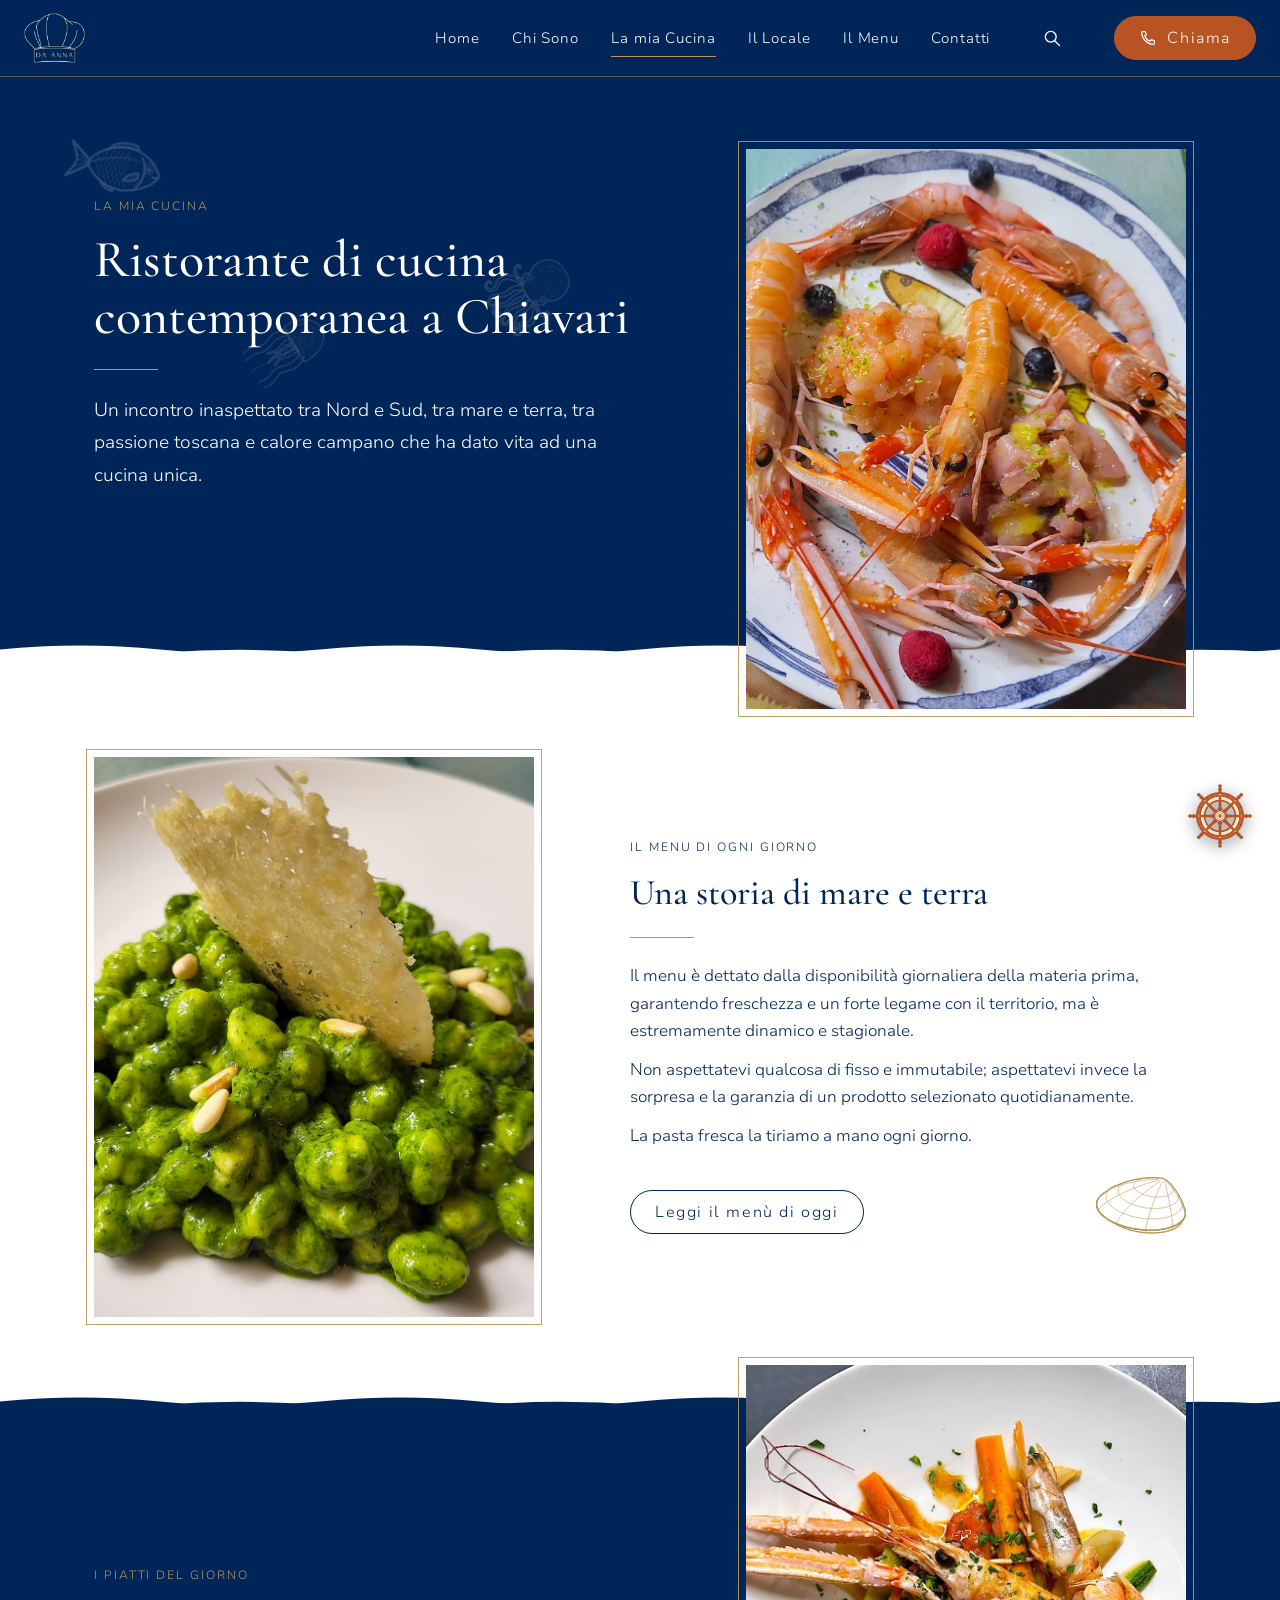
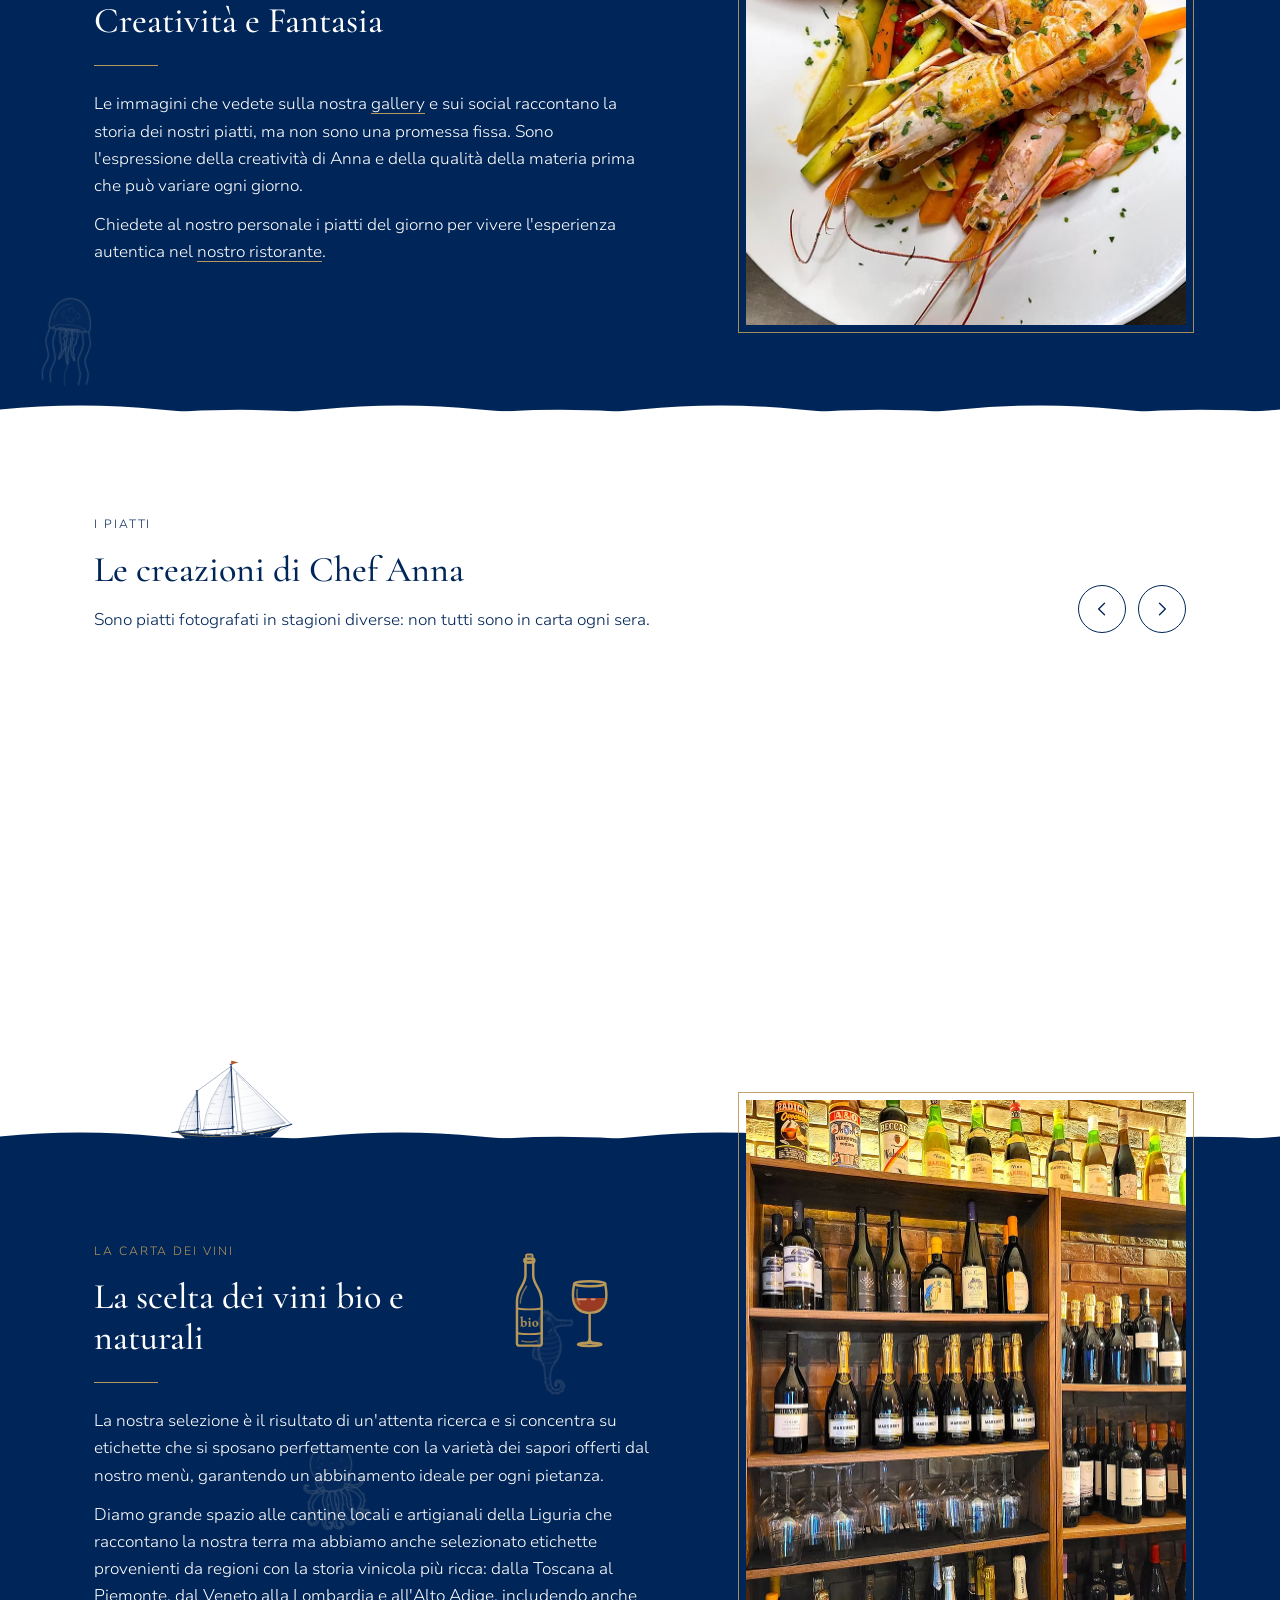
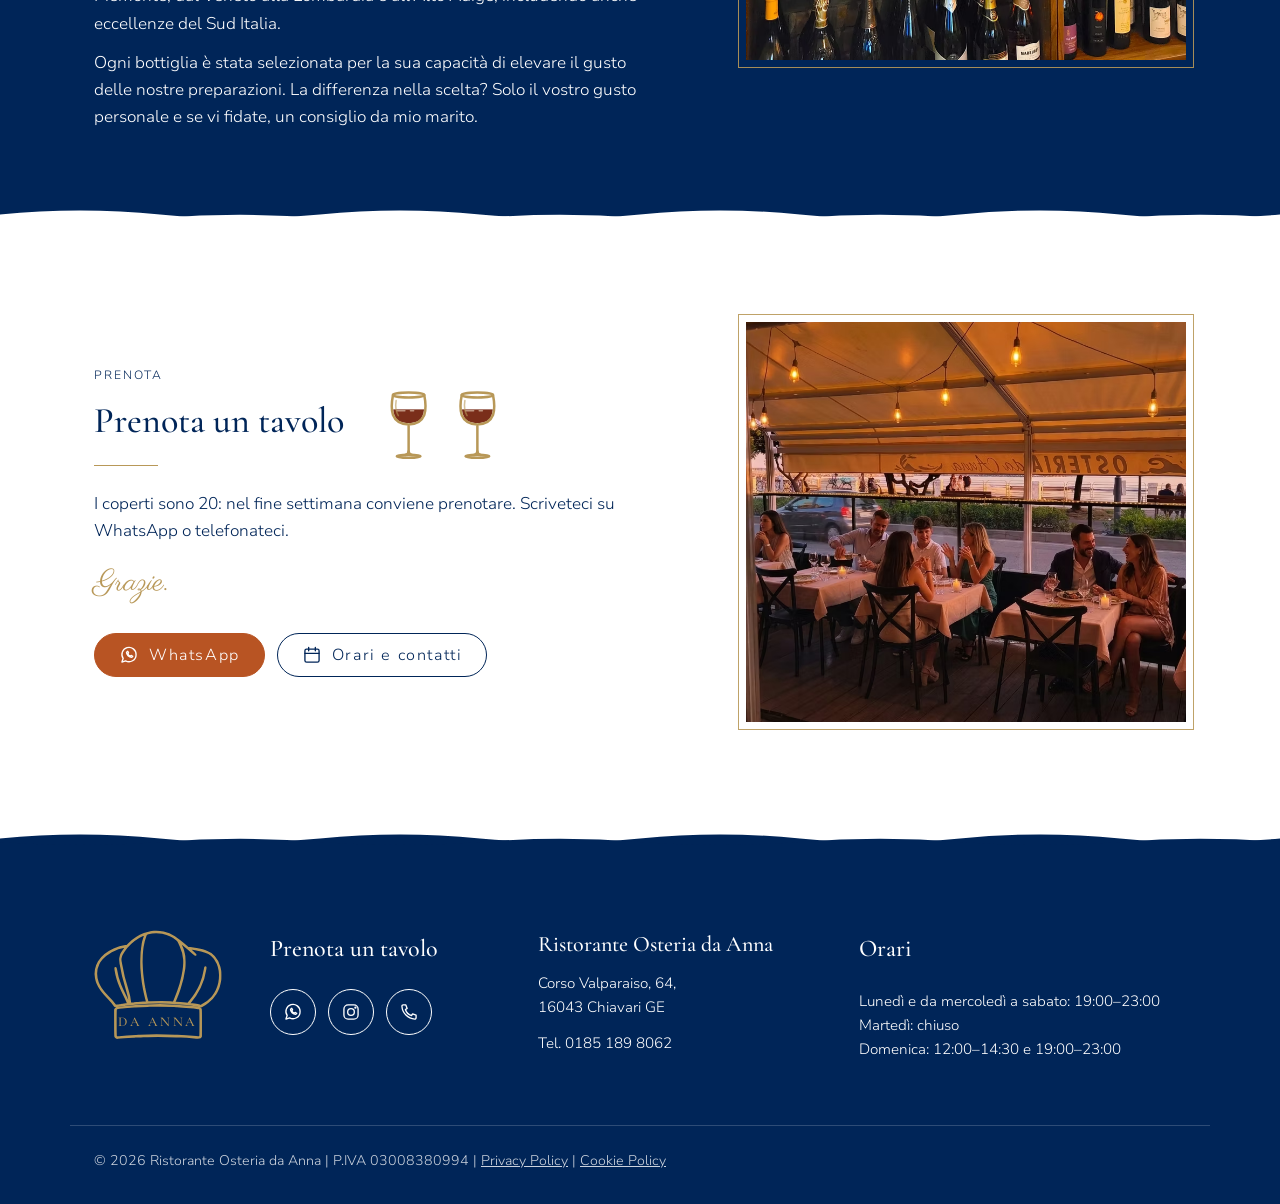
<file: la-mia-cucina/index.html>
<!DOCTYPE html>
<html lang="it">
<head>
<meta charset="utf-8">
<meta name="viewport" content="width=device-width, initial-scale=1">
<script>document.documentElement.className = 'js';</script>
<title>La mia cucina contemporanea: pescato del giorno, pasta fresca fatta a mano e vini naturali | Ristorante di pesce a Chiavari | Ristorante Osteria da Anna</title>
<meta name="description" content="Cucina di pesce non turistica a Chiavari: il menu cambia ogni giorno con il pescato, pasta fresca tirata a mano, vini naturali e cantine liguri artigianali.">
<link rel="canonical" href="https://www.osteriadaannachiavari.com/la-mia-cucina">
<meta property="og:title" content="La mia cucina contemporanea: pescato del giorno, pasta fresca fatta a mano e vini naturali | Ristorante di pesce a Chiavari | Ristorante Osteria da Anna">
<meta property="og:description" content="Cucina di pesce non turistica a Chiavari: il menu cambia ogni giorno con il pescato, pasta fresca tirata a mano, vini naturali e cantine liguri artigianali.">
<meta property="og:image" content="https://www.osteriadaannachiavari.com/img/condivisione-cappello-sala-osteria-da-anna-chiavari-1200x630.jpg">
<meta property="og:image:width" content="1200">
<meta property="og:image:height" content="630">
<meta property="og:url" content="https://www.osteriadaannachiavari.com/la-mia-cucina">
<meta property="og:site_name" content="Ristorante Osteria da Anna">
<meta property="og:type" content="website">
<meta name="google-site-verification" content="gt6PDQ370vb46KvIJoNbGtGothzg73l_Yf3GxpFi1m4">
<meta name="msvalidate.01" content="6DDF1A7069FC9545693EBD73ADD46002">
<meta name="twitter:card" content="summary_large_image">
<meta name="twitter:title" content="La mia Cucina | Osteria da Anna | Ristorante di pesce Chiavari">
<meta name="twitter:description" content="Osteria da Anna a Chiavari: Benvenuti nel nostro ristorante, dove la passione per il mare e la cucina si incontrano. Il nostro menù offre diversi piatti, vegetariani, alcuni di carne, ma sopratutto di pesce, anche fresco, provenienti direttamente da vari mercati ittici in base alla stagionalità. Passione e ricerca costante di nuove ricette, ma anche la proposta di buona parte della cucina casalinga di una volta.">
<meta name="twitter:image" content="https://www.osteriadaannachiavari.com/img/condivisione-cappello-sala-osteria-da-anna-chiavari-1200x630.jpg">
<link rel="icon" sizes="192x192" href="/img/f4c59d_c7c8805771dc455fa762c5e1119b608d~mv2_192x192.jpg" type="image/png">
<link rel="shortcut icon" href="/img/f4c59d_c7c8805771dc455fa762c5e1119b608d~mv2_32x32.jpg" type="image/png">
<link rel="apple-touch-icon" href="/img/f4c59d_c7c8805771dc455fa762c5e1119b608d~mv2_180x180.jpg" type="image/png">
<link rel="stylesheet" href="/css/font-regolato.css">
<link rel="stylesheet" href="/css/stile.css?v=20261124f">
<link rel="stylesheet" href="/css/pagine.css?v=20261120e">
<script type="application/ld+json">{"@context":"https://schema.org/","@type":"Restaurant","name":"Ristorante Osteria da Anna","url":"https://www.osteriadaannachiavari.com","image":"https://www.osteriadaannachiavari.com/img/f4c59d_fd06059a17c2491ca986d9f26ad82a1e~mv2_2361x1330.png","telephone":"+39 0185 189 8062","address":{"@type":"PostalAddress","streetAddress":"Corso Valparaiso, 64","addressLocality":"Chiavari","postalCode":"16043","addressRegion":"GE","addressCountry":"IT"},"geo":{"@type":"GeoCoordinates","latitude":44.3168968,"longitude":9.3165284},"priceRange":"30-60 €","servesCuisine":["Pesce","Ligure"],"sameAs":["https://www.instagram.com/osteria_da_anna_/"],"hasMap":"https://maps.google.com/?cid=7680417386147146536","hasMenu":"https://www.osteriadaannachiavari.com/menu","openingHoursSpecification":[{"@type":"OpeningHoursSpecification","dayOfWeek":["Monday","Wednesday","Thursday","Friday","Saturday"],"opens":"19:00","closes":"23:00"},{"@type":"OpeningHoursSpecification","dayOfWeek":"Sunday","opens":"12:00","closes":"14:30"},{"@type":"OpeningHoursSpecification","dayOfWeek":"Sunday","opens":"19:00","closes":"23:00"}]}</script>
</head>
<body class="font-testo">
<svg class="nascosto" aria-hidden="true" focusable="false">
  <defs>
    <path id="onda-d" d="M0 22 q90.0 -11.25 180.0 0 t180.0 0 q90.0 -11.25 180.0 0 t180.0 0 q90.0 -11.25 180.0 0 t180.0 0 q90.0 -11.25 180.0 0 t180.0 0 q90.0 -11.25 180.0 0 t180.0 0 q90.0 -11.25 180.0 0 t180.0 0 q90.0 -11.25 180.0 0 t180.0 0 q90.0 -11.25 180.0 0 t180.0 0 L2880 40 L0 40 Z" fill="currentColor"/>
    <path id="onda-f" d="M0 27 q90.0 8.75 180.0 0 t180.0 0 q90.0 8.75 180.0 0 t180.0 0 q90.0 8.75 180.0 0 t180.0 0 q90.0 8.75 180.0 0 t180.0 0 q90.0 8.75 180.0 0 t180.0 0 q90.0 8.75 180.0 0 t180.0 0 q90.0 8.75 180.0 0 t180.0 0 q90.0 8.75 180.0 0 t180.0 0 L2880 40 L0 40 Z" fill="currentColor"/>
    <pattern id="maglie-catena" width="12" height="16" patternUnits="userSpaceOnUse"><rect x="3" y="1" width="6" height="10" rx="3" fill="none" stroke="#B89858" stroke-width="1.3"/><path d="M6 9 V17" stroke="#B89858" stroke-width="1.6" stroke-linecap="round"/></pattern>
    <g id="ancora"><circle cx="12" cy="4.5" r="2" style="fill: var(--fondo-ancora, #FFFFFF)"/><path d="M12 6.5V21M8 9.5h8M4.5 13.5c.5 4.3 3.6 7.5 7.5 7.5s7-3.2 7.5-7.5M3 15l1.5-1.5L6 15M18 15l1.5-1.5L21 15"/></g>
    <symbol id="barca-disegno" viewBox="0 0 200 140"><defs><linearGradient id="ombra-vela" x1="0" y1="0" x2="1" y2="0"><stop offset="0" stop-color="#FFFFFF"/><stop offset=".55" stop-color="#F6F7FA"/><stop offset="1" stop-color="#D9DFE9"/></linearGradient><clipPath id="t-fiocco"><path d="M111.7 24 L186.6 101.5 L120 113 Q116 66 111.7 24 Z"/></clipPath><clipPath id="t-randa"><path d="M104.3 18 L105.6 108 L60 110.6 Q65 60 104.3 18 Z"/></clipPath><clipPath id="t-mezzana"><path d="M51.2 56 L51.8 110 L22 111.8 Q27 82 51.2 56 Z"/></clipPath><clipPath id="taglio-scafo"><path d="M20 113 C60 120 130 120.5 180 107 C173 115.5 165 122.5 153 129 L44 129 Q35 127 31 122 Z"/></clipPath></defs><path class="sartiame" d="M104 14 L98 119 M51.2 52 L47 118 M51 52 L21 113" fill="none" stroke="#002558" stroke-width="0.5" stroke-linecap="round" stroke-linejoin="round"/><path class="vela" d="M111.7 24 L186.6 101.5 L120 113 Q116 66 111.7 24 Z" fill="url(#ombra-vela)" stroke="rgba(0, 37, 88, .55)" stroke-width=".6" stroke-linecap="round" stroke-linejoin="round"/><g class="ferzi" clip-path="url(#t-fiocco)" fill="none" stroke="rgba(0, 37, 88, .14)" stroke-width=".45"><path d="M282.5 72 L69.3 108.8 M271.8 61 L58.6 97.8 M261.1 49.9 L47.9 86.7 M250.4 38.8 L37.2 75.6 M239.7 27.7 L26.5 64.5 M229 16.7 L15.8 53.5"/></g><path class="balumina" d="M113.4 30 Q117.4 68 121.4 110.6" fill="none" stroke="rgba(0, 37, 88, .2)" stroke-width=".5"/><path class="rinforzi" d="M186.6 101.5 L179.6 99 L181 103.2 Z M120 113 L120.6 108 L125.2 112.1 Z" fill="rgba(0, 37, 88, .05)" stroke="rgba(0, 37, 88, .3)" stroke-width=".4" stroke-linejoin="round"/><path class="vela" d="M104.3 18 L105.6 108 L60 110.6 Q65 60 104.3 18 Z" fill="url(#ombra-vela)" stroke="rgba(0, 37, 88, .55)" stroke-width=".6" stroke-linecap="round" stroke-linejoin="round"/><g class="ferzi" clip-path="url(#t-randa)" fill="none" stroke="rgba(0, 37, 88, .14)" stroke-width=".45"><path d="M178.4 92.6 L32.5 100.9 M178.2 81.3 L32.3 89.7 M178.1 70.1 L32.2 78.4 M177.9 58.8 L32 67.2 M177.7 47.6 L31.8 55.9 M177.6 36.3 L31.7 44.7 M177.4 25.1 L31.5 33.4"/></g><path class="balumina" d="M102.2 22.4 Q68 61 62.6 108.6" fill="none" stroke="rgba(0, 37, 88, .2)" stroke-width=".5"/><path class="rinforzi" d="M60 110.6 L60.8 105.6 L65.4 110.3 Z M104.3 18 L102 21.6 L104.4 22 Z" fill="rgba(0, 37, 88, .05)" stroke="rgba(0, 37, 88, .3)" stroke-width=".4" stroke-linejoin="round"/><path class="terzaroli" d="M64.8 102.4 h.1 M68.78 102.18 h.1 M72.76 101.96 h.1 M76.74 101.74 h.1 M80.72 101.52 h.1 M84.7 101.3 h.1 M88.68 101.08 h.1 M92.66 100.86 h.1 M96.64 100.64 h.1 M100.62 100.42 h.1 M104.6 100.2 h.1" fill="none" stroke="rgba(0, 37, 88, .5)" stroke-width=".9" stroke-linecap="round"/><path class="stecche" d="M95.6 31.4 L99.4 31.6 M86.4 43.4 L91.4 43.6 M78.8 56.4 L84 56.6 M73 70.4 L78.2 70.6 M68.6 85.4 L73.8 85.6" fill="none" stroke="rgba(0, 37, 88, .35)" stroke-width=".7" stroke-linecap="round"/><path class="vela" d="M51.2 56 L51.8 110 L22 111.8 Q27 82 51.2 56 Z" fill="url(#ombra-vela)" stroke="rgba(0, 37, 88, .55)" stroke-width=".6" stroke-linecap="round" stroke-linejoin="round"/><g class="ferzi" clip-path="url(#t-mezzana)" fill="none" stroke="rgba(0, 37, 88, .14)" stroke-width=".45"><path d="M99.3 93.6 L4 99.4 M99.2 80.1 L3.8 85.9 M99 66.6 L3.7 72.4"/></g><path class="balumina" d="M49.6 60 Q29 83 24.4 110" fill="none" stroke="rgba(0, 37, 88, .2)" stroke-width=".5"/><path class="rinforzi" d="M22 111.8 L22.8 107.4 L26.6 111.5 Z" fill="rgba(0, 37, 88, .05)" stroke="rgba(0, 37, 88, .3)" stroke-width=".4" stroke-linejoin="round"/><path class="terzaroli" d="M25.6 104.4 h.1 M29.87 104.2 h.1 M34.13 104 h.1 M38.4 103.8 h.1 M42.67 103.6 h.1 M46.93 103.4 h.1 M51.2 103.2 h.1" fill="none" stroke="rgba(0, 37, 88, .5)" stroke-width=".9" stroke-linecap="round"/><path class="stecche" d="M45.6 65.6 L48.8 65.6 M38.8 76 L42.6 76 M33.4 89 L37.4 89" fill="none" stroke="rgba(0, 37, 88, .35)" stroke-width=".7" stroke-linecap="round"/><path class="sartiame" d="M104 14 L195.6 103.6 M104 13 L51 51 M104 14 L114 118.6 M51.2 52 L57 118" fill="none" stroke="#002558" stroke-width="0.5" stroke-linecap="round" stroke-linejoin="round"/><path class="manovre" d="M60.4 111.4 L63.6 117.4 M22.6 112.6 L13.6 113.6 M120.4 113.2 L124.4 117.6 M195.6 103.6 L171.4 116.4" fill="none" stroke="#002558" stroke-width="0.45" stroke-linecap="round" stroke-linejoin="round"/><path class="volanti" d="M104 14 L80 117.6 M51.2 52 L30.2 116.4" fill="none" stroke="#002558" stroke-width="0.35" stroke-linecap="round" stroke-linejoin="round" opacity=".7"/><path class="albero" d="M106 119 L104 10" fill="none" stroke="#002558" stroke-width="1.4" stroke-linecap="round" stroke-linejoin="round"/><path class="albero" d="M52 118 L51 50" fill="none" stroke="#002558" stroke-width="1.4" stroke-linecap="round" stroke-linejoin="round"/><path class="boma" d="M105.6 108.6 L58 111.2" fill="none" stroke="#002558" stroke-width="1.5" stroke-linecap="round" stroke-linejoin="round"/><path class="boma" d="M51.8 110.6 L18 113" fill="none" stroke="#002558" stroke-width="1.5" stroke-linecap="round" stroke-linejoin="round"/><path class="bompresso" d="M176.6 108.6 L196.4 103.4" fill="none" stroke="#002558" stroke-width="1.5" stroke-linecap="round" stroke-linejoin="round"/><path class="buttafuori" d="M21.4 113.6 L11.6 114.2" fill="none" stroke="#002558" stroke-width="1.1" stroke-linecap="round" stroke-linejoin="round"/><path class="crocette" d="M100 60.4 L108.6 60.4" fill="none" stroke="#002558" stroke-width="0.9" stroke-linecap="round" stroke-linejoin="round"/><path class="crocette" d="M48.2 82.4 L54.6 82.4" fill="none" stroke="#002558" stroke-width="0.8" stroke-linecap="round" stroke-linejoin="round"/><path class="testa-albero" d="M102.4 10.2 L105.6 10.2 M49.8 50.2 L52.4 50.2" fill="none" stroke="#002558" stroke-width="1" stroke-linecap="round" stroke-linejoin="round"/><path class="trozza" d="M103.4 106.6 L107.6 106.4 M49.8 108.8 L53.6 108.6" fill="none" stroke="#002558" stroke-width="1.6" stroke-linecap="round" stroke-linejoin="round"/><path class="bandiera" d="M104.2 4.8 C108 5.4 111 6.6 115.5 7.4 C111.2 8.5 108 9.7 104.2 10.3 Z" fill="#B85423"/><path class="scafo" d="M20 113 C60 120 130 120.5 180 107 C173 115.5 165 122.5 153 129 L44 129 Q35 127 31 122 Z" fill="#002558"/><rect class="carena" x="0" y="124.5" width="200" height="6" fill="#7A2E1A" clip-path="url(#taglio-scafo)"/><rect class="bagnasciuga" x="0" y="123.4" width="200" height="1.1" fill="#FFFFFF" clip-path="url(#taglio-scafo)"/><path class="scafo-filo" d="M20 113 C60 120 130 120.5 180 107 C173 115.5 165 122.5 153 129 L44 129 Q35 127 31 122 Z" fill="none" stroke="#00122E" stroke-width=".8"/><path class="filetto" d="M24 116.6 C62 123 130 123.5 174 111.4" fill="none" stroke="#B89858" stroke-width=".9"/><path class="falchetta" d="M20.4 113.1 C60 120.1 130 120.6 179.6 107.1" fill="none" stroke="#B89858" stroke-width=".7" stroke-linecap="round" opacity=".85"/><circle class="oblo-scafo" cx="64" cy="120.4" r=".75" fill="none" stroke="#B89858" stroke-width=".45"/><circle class="oblo-scafo" cx="72" cy="120.9" r=".75" fill="none" stroke="#B89858" stroke-width=".45"/><circle class="oblo-scafo" cx="142" cy="119.4" r=".75" fill="none" stroke="#B89858" stroke-width=".45"/><circle class="oblo-scafo" cx="150" cy="118.5" r=".75" fill="none" stroke="#B89858" stroke-width=".45"/><path class="specchio" d="M31.4 121.6 Q27 118.6 23.4 115.6" fill="none" stroke="#FFFFFF" stroke-width=".4" opacity=".35"/><path class="tuga" d="M86 119.8 L88.2 115.4 Q103 114.6 118 114.1 L120.2 118.8 Z" fill="#FFFFFF" stroke="#002558" stroke-width=".5" stroke-linejoin="round"/><circle class="oblo-tuga" cx="93" cy="117.06" r=".8" fill="none" stroke="#002558" stroke-width=".4"/><circle class="oblo-tuga" cx="99" cy="116.94" r=".8" fill="none" stroke="#002558" stroke-width=".4"/><circle class="oblo-tuga" cx="105" cy="116.82" r=".8" fill="none" stroke="#002558" stroke-width=".4"/><circle class="oblo-tuga" cx="111" cy="116.7" r=".8" fill="none" stroke="#002558" stroke-width=".4"/><path class="osteriggio" d="M130.6 118.4 L131.4 116.2 L138.2 115.8 L139 117.8 Z" fill="#FFFFFF" stroke="#002558" stroke-width=".45" stroke-linejoin="round"/><path class="pozzetto" d="M60.6 119.3 L61.2 117.3 L76.4 117.9 L76.6 119.9" fill="none" stroke="#FFFFFF" stroke-width=".55" stroke-linejoin="round"/><path class="manica-vento" d="M124.2 117.6 L124.2 114.6 Q124.2 113.4 125.6 113.4 M164 112.2 L164 109.4 Q164 108.2 165.4 108.2" fill="none" stroke="#002558" stroke-width=".7" stroke-linecap="round"/></symbol>
  </defs>
</svg>
<button class="salta" type="button" data-salta>Skip to Main Content</button>

<header class="testata fascia-blu">
  <div class="contenuto testata-riga">
    <a class="testata-logo" href="/" aria-label="Ristorante Osteria da Anna, home">
      <picture>
        <source type="image/avif" srcset="/img/logo-cappello-osteria-da-anna-chiavari-200x164.avif">
        <img src="/img/logo-cappello-osteria-da-anna-chiavari-200x164.png" width="61" height="50" alt="Cappello da Cuoco - Logo Ristorante Osteria da Anna - Chiavari">
      </picture>
    </a>
    <nav class="nav" id="menu-principale" aria-label="Menu principale">
      <a href="/">Home</a>
      <a href="/chi-siamo">Chi Sono</a>
      <a href="/la-mia-cucina" aria-current="page">La mia Cucina</a>
      <a href="/il-locale">Il Locale</a>
      <a href="/menu">Il Menu</a>
      <a href="/contatti">Contatti</a>
    </nav>
    <button class="testata-cerca" type="button" aria-label="Cerca nel sito" data-ricerca-apri><svg viewBox="0 0 24 24" width="20" height="20" aria-hidden="true"><circle cx="10.5" cy="10.5" r="6.5"/><path d="M15.5 15.5 21 21"/></svg></button>
    <a class="bottone cta testata-chiama" href="tel:+3901851898062"><svg class="icona-linea" viewBox="0 0 24 24" width="18" height="18" aria-hidden="true"><path d="M5 3.5h3.2l1.6 4.2-2.1 1.3a11 11 0 0 0 7.3 7.3l1.3-2.1 4.2 1.6V19a1.5 1.5 0 0 1-1.6 1.5A16.5 16.5 0 0 1 3.5 5.1 1.5 1.5 0 0 1 5 3.5z"/></svg> Chiama</a>
    <button class="menu-tel-apri" type="button" data-menu-tel aria-controls="menu-principale" aria-label="Open navigation menu" aria-expanded="false"><span></span><span></span><span></span></button>
  </div>
  <div class="ricerca font-testo" data-ricerca hidden>
    <div class="ricerca-velo" data-ricerca-chiudi></div>
    <div class="ricerca-pannello" role="dialog" aria-label="Search">
      <form class="ricerca-campo" action="/search" role="search" id="ricerca-modulo" data-ricerca-form>
        <span class="ricerca-lente"><svg viewBox="33 33 134 134" aria-hidden="true"><path d="M54.758 119.575c-8.658-8.658-13.425-20.167-13.425-32.408 0-12.234 4.767-23.742 13.425-32.4 8.659-8.659 20.167-13.434 32.409-13.434 12.241 0 23.75 4.775 32.408 13.434C128.233 63.425 133 74.933 133 87.167c0 12.241-4.767 23.75-13.425 32.408C110.917 128.233 99.408 133 87.167 133c-12.242 0-23.75-4.767-32.409-13.425Zm111.6 40.892-38.083-38.092c8.425-9.808 13.058-22.133 13.058-35.208 0-14.467-5.633-28.067-15.866-38.292C115.242 38.642 101.633 33 87.167 33 72.7 33 59.1 38.642 48.867 48.875 38.633 59.1 33 72.7 33 87.167c0 14.475 5.633 28.066 15.867 38.3C59.1 135.7 72.7 141.333 87.167 141.333c13.075 0 25.4-4.633 35.216-13.066l38.084 38.091 5.891-5.891Z" fill-rule="evenodd"/></svg></span>
        <input type="search" name="q" placeholder="Search" autocomplete="off" aria-label="Search" data-ricerca-input>
        <button class="ricerca-svuota" type="button" aria-label="Clear search" data-ricerca-svuota hidden><svg viewBox="0 0 10 10" aria-hidden="true"><path d="M1 1l8 8M9 1L1 9"/></svg></button>
      </form>
      <button class="ricerca-close" type="button" data-ricerca-chiudi>Close</button>
      <div class="ricerca-corpo" data-ricerca-corpo>
        <div class="ricerca-pagine">
          <h2 class="fk">Other Pages</h2>
          <ul>
          <li class="ricerca-scheda"><span class="ricerca-miniatura"><picture><source type="image/avif" srcset="/img/f4c59d_fd06059a17c2491ca986d9f26ad82a1e~mv2_164x164.avif"><img src="/img/f4c59d_fd06059a17c2491ca986d9f26ad82a1e~mv2_164x164.png" width="82" height="82" alt="" loading="lazy"></picture></span><span class="ricerca-testi"><a href="/menu#piatti" target="_self">I piatti in foto | Ristorante Osteria da Anna</a><span class="ricerca-desc">Osteria da Anna a Chiavari:Rivisitazione di antichi sapori senza tempo.
Non aspettetevi un menu fisso e immutabile; aspettatevi invece  la sorpresa e la garanzia di un prodotto selezionato quotidianamente, sopratutto pesce fresco, proveniente direttamente da vari mercati ittici in base alla stagionalità. Passione e ricerca costante di nuove ricette, ma anche la proposta di buona parte della cucina casalinga di una volta.</span></span></li>
          <li class="ricerca-scheda"><span class="ricerca-miniatura"><picture><source type="image/avif" srcset="/img/f4c59d_fd06059a17c2491ca986d9f26ad82a1e~mv2_164x164.avif"><img src="/img/f4c59d_fd06059a17c2491ca986d9f26ad82a1e~mv2_164x164.png" width="82" height="82" alt="" loading="lazy"></picture></span><span class="ricerca-testi"><a href="/" target="_self">Osteria da Anna | Ristorante sul lungomare a Chiavari | Ristorante di pesce Chiavari</a><span class="ricerca-desc">Osteria da Anna: Ristorante sul Lungomare a Chiavari.  Ristorante di pesce. Un mix di sapori unici: la freschezza della Liguria, la passione della Toscana e il cuore della Campania in ogni piatto. Ottima carta dei vini. Scopri il menù del giorno. Siamo nei pressi del Miramare. Prenota un tavolo vista mare.</span></span></li>
          <li class="ricerca-scheda"><span class="ricerca-miniatura"><picture><source type="image/avif" srcset="/img/f4c59d_fd06059a17c2491ca986d9f26ad82a1e~mv2_164x164.avif"><img src="/img/f4c59d_fd06059a17c2491ca986d9f26ad82a1e~mv2_164x164.png" width="82" height="82" alt="" loading="lazy"></picture></span><span class="ricerca-testi"><a href="/menu" target="_self">Il Menu | Osteria da Anna | Ristorante di pesce Chiavari</a><span class="ricerca-desc">Osteria da Anna a Chiavari: un incontro inaspettato tra Nord e Sud, tra mare e terra, tra passione toscana e calore campano, che da vita ad una cucina unica.
Il nostro menu è dettato dalla disponibilità giornaliera della materia prima, garantendo freschezza e un forte legame con il territorio, ma è estremamente dinamico e stagionale.</span></span></li>
          </ul>
          <button class="ricerca-tutti" type="submit" form="ricerca-modulo" data-ricerca-tutti>Show All Results</button>
        </div>
      </div>
    </div>
  </div>
</header>

<main id="principale" tabindex="-1">

<!-- 1. Hero tutta blu: H1 e prima frase a sinistra, piatti e vino che scorrono a destra -->
<section class="fascia-blu sezione hero-blu" id="testa" aria-labelledby="titolo-pagina">
  <div class="contenuto griglia griglia-dx griglia-centro">
    <div class="colonna-testo">
      <p class="occhiello">La mia cucina</p>
      <h1 id="titolo-pagina" class="titolo h1">Ristorante di cucina contemporanea a Chiavari</h1>
      <hr class="linea-oro">
      <p class="misura">Un incontro inaspettato tra Nord e Sud, tra mare e terra, tra passione toscana e calore campano che ha dato vita ad una cucina unica.</p>
    </div>
    <div class="cornice-foto foto-sporge-sotto">
      <div class="scorrono" data-scorrono="3000">
        <picture class="attiva"><source type="image/avif" srcset="/img/2b14c5_b14d69f77150496b8566ab6d07be46af~mv2_820x820.avif"><img src="/img/2b14c5_b14d69f77150496b8566ab6d07be46af~mv2_820x820.jpg" width="410" height="410" alt="Il crudo di Anna: gamberi, scampi e pesce crudo"></picture>
        <picture><source type="image/avif" srcset="/img/f4c59d_56be44edfc0d4216b3ba7c1707240d13~mv2_900x1122.avif"><img src="/img/f4c59d_56be44edfc0d4216b3ba7c1707240d13~mv2_900x1122.jpg" width="450" height="561" alt="Lo scaffale dei vini del Ristorante Osteria da Anna" loading="lazy"></picture>
        <picture><source type="image/avif" srcset="/img/f4c59d_443eba758d424c428acd30255c25a879~mv2_494x494.avif"><img src="/img/f4c59d_443eba758d424c428acd30255c25a879~mv2_494x494.jpg" width="247" height="247" alt="Tagliatelle allo zafferano con tartare di gambero" loading="lazy"></picture>
      </div>
    </div>
  </div>
</section>

<!-- 2. Una storia di mare e terra: foto a sinistra -->
<section class="fascia-bianca sezione" id="storia" aria-labelledby="s-storia">
  <div class="onda-bordo" aria-hidden="true"><svg class="onda-dietro" viewBox="0 0 2880 40" preserveAspectRatio="none"><use href="#onda-d"/></svg><svg class="onda-fronte" viewBox="0 0 2880 40" preserveAspectRatio="none"><use href="#onda-f"/></svg></div>
  <div class="contenuto griglia griglia-sx griglia-centro">
    <div class="cornice-foto">
      <picture><source type="image/avif" srcset="/img/2b14c5_4467ef61f5e74906b8c9efd5e6335afa~mv2_886x1130.avif"><img class="foto" src="/img/2b14c5_4467ef61f5e74906b8c9efd5e6335afa~mv2_886x1130.jpg" width="443" height="565" alt="Gnocchi al pesto con cialda di parmigiano e pinoli tostati" loading="lazy"></picture>
    </div>
    <div class="colonna-testo con-conchiglia">
      <p class="occhiello">Il menu di ogni giorno</p>
      <h2 id="s-storia" class="titolo h2">Una storia di mare e terra</h2>
      <hr class="linea-oro">
      <p class="misura">Il menu è dettato dalla disponibilità giornaliera della materia prima, garantendo freschezza e un forte legame con il territorio, ma è estremamente dinamico e stagionale.</p>
      <p class="misura">Non aspettatevi qualcosa di fisso e immutabile; aspettatevi invece la sorpresa e la garanzia di un prodotto selezionato quotidianamente.</p>
      <p class="misura">La pasta fresca la tiriamo a mano ogni giorno.</p>
      <a class="bottone secondario" href="/menu">Leggi il menù di oggi</a>
      <span class="conchiglia" data-conchiglia aria-hidden="true"><svg class="conchiglia-var" viewBox="-31.1 -26.1 139.4 87.7" data-conchiglia-3d></svg></span>
    </div>
  </div>
</section>

<!-- 3. Creatività e Fantasia -->
<section class="fascia-blu sezione" id="creativita" aria-labelledby="s-creativita">
  <div class="onda-bordo" aria-hidden="true"><svg class="onda-dietro" viewBox="0 0 2880 40" preserveAspectRatio="none"><use href="#onda-d"/></svg><svg class="onda-fronte" viewBox="0 0 2880 40" preserveAspectRatio="none"><use href="#onda-f"/></svg></div>
  <div class="contenuto griglia griglia-dx griglia-centro">
    <div class="colonna-testo">
      <p class="occhiello">I piatti del giorno</p>
      <h2 id="s-creativita" class="titolo h2">Creatività e Fantasia</h2>
      <hr class="linea-oro">
      <p class="misura">Le immagini che vedete sulla nostra <a class="testo-link" href="/menu#piatti">gallery</a> e sui social raccontano la storia dei nostri piatti, ma non sono una promessa fissa. Sono l'espressione della creatività di Anna e della qualità della materia prima che può variare ogni giorno.</p>
      <p class="misura">Chiedete al nostro personale i piatti del giorno per vivere l'esperienza autentica nel <a class="testo-link" href="/il-locale">nostro ristorante</a>.</p>
    </div>
    <div class="cornice-foto foto-sporge-sopra">
      <picture><source type="image/avif" srcset="/img/2b14c5_671a71ceb6044505b1c1fe03396ea19d~mv2_904x1146.avif"><img class="foto" src="/img/2b14c5_671a71ceb6044505b1c1fe03396ea19d~mv2_904x1146.jpg" width="452" height="573" alt="Scampi su verdure croccanti" loading="lazy"></picture>
    </div>
  </div>
</section>

<!-- 4. Galleria dei piatti (stesso componente di Il Menu) -->
<section class="fascia-bianca sezione" id="piatti" aria-labelledby="s-piatti">
  <div class="onda-bordo" aria-hidden="true"><svg class="onda-dietro" viewBox="0 0 2880 40" preserveAspectRatio="none"><use href="#onda-d"/></svg><svg class="onda-fronte" viewBox="0 0 2880 40" preserveAspectRatio="none"><use href="#onda-f"/></svg></div>
  <div class="contenuto piatti" data-piatti data-gruppo>
    <div class="piatti-testa">
      <div>
        <p class="occhiello">I piatti</p>
        <h2 id="s-piatti" class="titolo h2">Le creazioni di Chef Anna</h2>
        <p class="misura">Sono piatti fotografati in stagioni diverse: non tutti sono in carta ogni sera.</p>
      </div>
      <div class="piatti-comandi">
        <button class="freccia" type="button" aria-label="Piatti precedenti" data-piatti-prec><svg class="icona-linea" viewBox="0 0 24 24" width="20" height="20" aria-hidden="true"><path d="M15 5l-7 7 7 7"/></svg></button>
        <button class="freccia" type="button" aria-label="Piatti successivi" data-piatti-succ><svg class="icona-linea" viewBox="0 0 24 24" width="20" height="20" aria-hidden="true"><path d="M9 5l7 7-7 7"/></svg></button>
      </div>
    </div>
    <ul class="piatti-lista" data-piatti-lista tabindex="0" aria-label="Foto dei piatti: scorrono in orizzontale">
        <li><button class="piatto-foto" type="button" data-grande="/img/2b14c5_b14d69f77150496b8566ab6d07be46af~mv2_1920x1592.jpg" data-nome="Il crudo di Anna" aria-label="Ingrandisci la foto: Il crudo di Anna"><picture><source type="image/avif" srcset="/img/2b14c5_b14d69f77150496b8566ab6d07be46af~mv2_820x820.avif"><img src="/img/2b14c5_b14d69f77150496b8566ab6d07be46af~mv2_820x820.jpg" width="410" height="410" alt="Il crudo di Anna" loading="lazy"></picture></button><p class="piatto-nome">Il crudo di Anna</p></li>
        <li><button class="piatto-foto" type="button" data-grande="/img/f4c59d_393f238fc22a4c83adabe2dcc23d85c4~mv2_1920x1258.jpg" data-nome="Acciughe di Monterosso" aria-label="Ingrandisci la foto: Acciughe di Monterosso"><picture><source type="image/avif" srcset="/img/f4c59d_393f238fc22a4c83adabe2dcc23d85c4~mv2_820x820.avif"><img src="/img/f4c59d_393f238fc22a4c83adabe2dcc23d85c4~mv2_820x820.jpg" width="410" height="410" alt="Acciughe di Monterosso" loading="lazy"></picture></button><p class="piatto-nome">Acciughe di Monterosso</p></li>
        <li><button class="piatto-foto" type="button" data-grande="/img/2b14c5_69ccb2f7a03b47b9aa5cb1d676611218~mv2_1654x1240.jpg" data-nome="Crostacei con verdure croccanti" aria-label="Ingrandisci la foto: Crostacei con verdure croccanti"><picture><source type="image/avif" srcset="/img/2b14c5_69ccb2f7a03b47b9aa5cb1d676611218~mv2_494x494.avif"><img src="/img/2b14c5_69ccb2f7a03b47b9aa5cb1d676611218~mv2_494x494.jpg" width="247" height="247" alt="Crostacei con verdure croccanti" loading="lazy"></picture></button><p class="piatto-nome">Crostacei con verdure croccanti</p></li>
        <li data-inizio><button class="piatto-foto" type="button" data-grande="/img/2b14c5_e690bf17797e440890152875e732a749~mv2_1654x1240.jpg" data-nome="Tartare di gambero viola" aria-label="Ingrandisci la foto: Tartare di gambero viola"><picture><source type="image/avif" srcset="/img/2b14c5_e690bf17797e440890152875e732a749~mv2_494x494.avif"><img src="/img/2b14c5_e690bf17797e440890152875e732a749~mv2_494x494.jpg" width="247" height="247" alt="Tartare di gambero viola" loading="lazy"></picture></button><p class="piatto-nome">Tartare di gambero viola</p></li>
        <li><button class="piatto-foto" type="button" data-grande="/img/2b14c5_c72e01ce5e444b8085ccfb5be8637988~mv2_1654x718.png" data-nome="Degustazione di tartare" aria-label="Ingrandisci la foto: Degustazione di tartare"><picture><source type="image/avif" srcset="/img/2b14c5_c72e01ce5e444b8085ccfb5be8637988~mv2_492x494.avif"><img src="/img/2b14c5_c72e01ce5e444b8085ccfb5be8637988~mv2_492x494.png" width="246" height="247" alt="Degustazione di tartare" loading="lazy"></picture></button><p class="piatto-nome">Degustazione di tartare</p></li>
        <li><button class="piatto-foto" type="button" data-grande="/img/2b14c5_f94f06fceffe41a2933a731f23aa2015~mv2_983x744.jpg" data-nome="Tortino di patata viola" aria-label="Ingrandisci la foto: Tortino di patata viola"><picture><source type="image/avif" srcset="/img/2b14c5_f94f06fceffe41a2933a731f23aa2015~mv2_820x820.avif"><img src="/img/2b14c5_f94f06fceffe41a2933a731f23aa2015~mv2_820x820.jpg" width="410" height="410" alt="Tortino di patata viola" loading="lazy"></picture></button><p class="piatto-nome">Tortino di patata viola</p></li>
        <li><button class="piatto-foto" type="button" data-grande="/img/ricciola-scarole-mandorle-pomodorini-confit-1654x1240.jpg" data-nome="Ricciola su scarole con mandorle e pomodorini confit" aria-label="Ingrandisci la foto: Ricciola su scarole con mandorle e pomodorini confit"><picture><source type="image/avif" srcset="/img/ricciola-scarole-mandorle-pomodorini-confit-820x820.avif"><img src="/img/ricciola-scarole-mandorle-pomodorini-confit-820x820.jpg" width="410" height="410" alt="Ricciola su scarole con mandorle e pomodorini confit" loading="lazy"></picture></button><p class="piatto-nome">Ricciola su scarole con mandorle e pomodorini confit</p></li>
        <li><button class="piatto-foto" type="button" data-grande="/img/tartara-di-ricciola-riduzione-di-arancia-1654x1240.jpg" data-nome="Tartara di ricciola su riduzione di arancia" aria-label="Ingrandisci la foto: Tartara di ricciola su riduzione di arancia"><picture><source type="image/avif" srcset="/img/tartara-di-ricciola-riduzione-di-arancia-494x494.avif"><img src="/img/tartara-di-ricciola-riduzione-di-arancia-494x494.jpg" width="247" height="247" alt="Tartara di ricciola su riduzione di arancia" loading="lazy"></picture></button><p class="piatto-nome">Tartara di ricciola su riduzione di arancia</p></li>
        <li><button class="piatto-foto" type="button" data-grande="/img/2b14c5_4ba4770ea7f9420999b779b9fa529a33~mv2_1654x1240.jpg" data-nome="Pastiera di montagna" aria-label="Ingrandisci la foto: Pastiera di montagna"><picture><source type="image/avif" srcset="/img/2b14c5_4ba4770ea7f9420999b779b9fa529a33~mv2_494x494.avif"><img src="/img/2b14c5_4ba4770ea7f9420999b779b9fa529a33~mv2_494x494.jpg" width="247" height="247" alt="Pastiera di montagna" loading="lazy"></picture></button><p class="piatto-nome">Pastiera di montagna</p></li>
        <li><button class="piatto-foto" type="button" data-grande="/img/2b14c5_7bf27b17df424188b127d9dba944b8da~mv2_1654x1240.jpg" data-nome="Crema di patate dolci con prescinsoa" aria-label="Ingrandisci la foto: Crema di patate dolci con prescinsoa"><picture><source type="image/avif" srcset="/img/2b14c5_7bf27b17df424188b127d9dba944b8da~mv2_492x494.avif"><img src="/img/2b14c5_7bf27b17df424188b127d9dba944b8da~mv2_492x494.jpg" width="246" height="247" alt="Crema di patate dolci con prescinsoa" loading="lazy"></picture></button><p class="piatto-nome">Crema di patate dolci con prescinsoa</p></li>
        <li><button class="piatto-foto" type="button" data-grande="/img/baccala-mantecato-crema-di-zucca-1600x1200.jpg" data-nome="Baccalà mantecato" aria-label="Ingrandisci la foto: Baccalà mantecato"><picture><source type="image/avif" srcset="/img/baccala-mantecato-crema-di-zucca-528x528.avif"><img src="/img/baccala-mantecato-crema-di-zucca-528x528.jpg" width="264" height="264" alt="Baccalà mantecato" loading="lazy"></picture></button><p class="piatto-nome">Baccalà mantecato</p></li>
        <li><button class="piatto-foto" type="button" data-grande="/img/2b14c5_cca8770655b04a87adb0c818d126d6f0~mv2_959x1029.jpg" data-nome="Gambero rosso di Santa Margherita Ligure" aria-label="Ingrandisci la foto: Gambero rosso di Santa Margherita Ligure"><picture><source type="image/avif" srcset="/img/2b14c5_cca8770655b04a87adb0c818d126d6f0~mv2_820x820.avif"><img src="/img/2b14c5_cca8770655b04a87adb0c818d126d6f0~mv2_820x820.jpg" width="410" height="410" alt="Gambero rosso di Santa Margherita Ligure" loading="lazy"></picture></button><p class="piatto-nome">Gambero rosso di Santa Margherita Ligure</p></li>
        <li><button class="piatto-foto" type="button" data-grande="/img/f4c59d_443eba758d424c428acd30255c25a879~mv2_1654x1240.jpg" data-nome="Tagliatelle zafferano e tartare di gambero" aria-label="Ingrandisci la foto: Tagliatelle zafferano e tartare di gambero"><picture><source type="image/avif" srcset="/img/f4c59d_443eba758d424c428acd30255c25a879~mv2_494x494.avif"><img src="/img/f4c59d_443eba758d424c428acd30255c25a879~mv2_494x494.jpg" width="247" height="247" alt="Tagliatelle zafferano e tartare di gambero" loading="lazy"></picture></button><p class="piatto-nome">Tagliatelle zafferano e tartare di gambero</p></li>
        <li><button class="piatto-foto" type="button" data-grande="/img/2b14c5_f84408c3a40f450398b583837650a9d0~mv2_1654x1240.jpg" data-nome="Gnocchi al sublime pesto" aria-label="Ingrandisci la foto: Gnocchi al sublime pesto"><picture><source type="image/avif" srcset="/img/2b14c5_f84408c3a40f450398b583837650a9d0~mv2_494x494.avif"><img src="/img/2b14c5_f84408c3a40f450398b583837650a9d0~mv2_494x494.jpg" width="247" height="247" alt="Gnocchi al sublime pesto" loading="lazy"></picture></button><p class="piatto-nome">Gnocchi al sublime pesto</p></li>
        <li><button class="piatto-foto" type="button" data-grande="/img/gnocchi-patate-viola-crema-di-zucca-bottarga-1200x1600.jpg" data-nome="Gnocchi di patate viola" aria-label="Ingrandisci la foto: Gnocchi di patate viola"><picture><source type="image/avif" srcset="/img/gnocchi-patate-viola-crema-di-zucca-bottarga-528x528.avif"><img src="/img/gnocchi-patate-viola-crema-di-zucca-bottarga-528x528.jpg" width="264" height="264" alt="Gnocchi di patate viola" loading="lazy"></picture></button><p class="piatto-nome">Gnocchi di patate viola</p></li>
        <li><button class="piatto-foto" type="button" data-grande="/img/2b14c5_1f7edf5eb3634b77a30bd74648855639~mv2_1128x1504.jpg" data-nome="Taglierini al nero di seppia con vongole e bottarga" aria-label="Ingrandisci la foto: Taglierini al nero di seppia con vongole e bottarga"><picture><source type="image/avif" srcset="/img/2b14c5_1f7edf5eb3634b77a30bd74648855639~mv2_492x494.avif"><img src="/img/2b14c5_1f7edf5eb3634b77a30bd74648855639~mv2_492x494.jpg" width="246" height="247" alt="Taglierini al nero di seppia con vongole e bottarga" loading="lazy"></picture></button><p class="piatto-nome">Taglierini al nero di seppia con vongole e bottarga</p></li>
        <li><button class="piatto-foto" type="button" data-grande="/img/2b14c5_b590cdb3134a42c3976838e330bcd06c~mv2_1654x1125.jpg" data-nome="Nero a metà con scampi" aria-label="Ingrandisci la foto: Nero a metà con scampi"><picture><source type="image/avif" srcset="/img/2b14c5_b590cdb3134a42c3976838e330bcd06c~mv2_820x820.avif"><img src="/img/2b14c5_b590cdb3134a42c3976838e330bcd06c~mv2_820x820.jpg" width="410" height="410" alt="Nero a metà con scampi" loading="lazy"></picture></button><p class="piatto-nome">Nero a metà con scampi</p></li>
        <li><button class="piatto-foto" type="button" data-grande="/img/2b14c5_d13c83fb139e460a993d68469ab413b8~mv2_1654x1240.jpg" data-nome="Pansoti con tartara di gambero" aria-label="Ingrandisci la foto: Pansoti con tartara di gambero"><picture><source type="image/avif" srcset="/img/2b14c5_d13c83fb139e460a993d68469ab413b8~mv2_820x820.avif"><img src="/img/2b14c5_d13c83fb139e460a993d68469ab413b8~mv2_820x820.jpg" width="410" height="410" alt="Pansoti con tartara di gambero" loading="lazy"></picture></button><p class="piatto-nome">Pansoti con tartara di gambero</p></li>
        <li><button class="piatto-foto" type="button" data-grande="/img/2b14c5_a3c68b4f827747a182d07db0443845e6~mv2_1654x1240.jpg" data-nome="Tagliatelle pistacchio e gamberi" aria-label="Ingrandisci la foto: Tagliatelle pistacchio e gamberi"><picture><source type="image/avif" srcset="/img/2b14c5_a3c68b4f827747a182d07db0443845e6~mv2_494x494.avif"><img src="/img/2b14c5_a3c68b4f827747a182d07db0443845e6~mv2_494x494.jpg" width="247" height="247" alt="Tagliatelle pistacchio e gamberi" loading="lazy"></picture></button><p class="piatto-nome">Tagliatelle pistacchio e gamberi</p></li>
        <li><button class="piatto-foto" type="button" data-grande="/img/2b14c5_f49928f861ac44d78436dcb85ecd3b99~mv2_1035x1440.jpg" data-nome="Saku di tonno su crema di zucca" aria-label="Ingrandisci la foto: Saku di tonno su crema di zucca"><picture><source type="image/avif" srcset="/img/2b14c5_f49928f861ac44d78436dcb85ecd3b99~mv2_494x494.avif"><img src="/img/2b14c5_f49928f861ac44d78436dcb85ecd3b99~mv2_494x494.jpg" width="247" height="247" alt="Saku di tonno su crema di zucca" loading="lazy"></picture></button><p class="piatto-nome">Saku di tonno su crema di zucca</p></li>
        <li><button class="piatto-foto" type="button" data-grande="/img/f4c59d_633d1b7f0ebf4da59d4d106ba43c9217~mv2_1654x1240.jpg" data-nome="Stoccafisso accomodato" aria-label="Ingrandisci la foto: Stoccafisso accomodato"><picture><source type="image/avif" srcset="/img/f4c59d_633d1b7f0ebf4da59d4d106ba43c9217~mv2_492x494.avif"><img src="/img/f4c59d_633d1b7f0ebf4da59d4d106ba43c9217~mv2_492x494.jpg" width="246" height="247" alt="Stoccafisso accomodato" loading="lazy"></picture></button><p class="piatto-nome">Stoccafisso accomodato</p></li>
        <li><button class="piatto-foto" type="button" data-grande="/img/2b14c5_0a4f2c8b84f846e7ac2d95c9317a8eeb~mv2_960x1294.jpg" data-nome="Tataki di polpo su crema di patata viola" aria-label="Ingrandisci la foto: Tataki di polpo su crema di patata viola"><picture><source type="image/avif" srcset="/img/2b14c5_0a4f2c8b84f846e7ac2d95c9317a8eeb~mv2_820x820.avif"><img src="/img/2b14c5_0a4f2c8b84f846e7ac2d95c9317a8eeb~mv2_820x820.jpg" width="410" height="410" alt="Tataki di polpo su crema di patata viola" loading="lazy"></picture></button><p class="piatto-nome">Tataki di polpo su crema di patata viola</p></li>
        <li><button class="piatto-foto" type="button" data-grande="/img/f4c59d_d7e5ce79248f416984c3940cd5cd480d~mv2_1654x1296.jpg" data-nome="Tortino pera e cioccolato" aria-label="Ingrandisci la foto: Tortino pera e cioccolato"><picture><source type="image/avif" srcset="/img/f4c59d_d7e5ce79248f416984c3940cd5cd480d~mv2_820x820.avif"><img src="/img/f4c59d_d7e5ce79248f416984c3940cd5cd480d~mv2_820x820.jpg" width="410" height="410" alt="Tortino pera e cioccolato" loading="lazy"></picture></button><p class="piatto-nome">Tortino pera e cioccolato</p></li>
        <li><button class="piatto-foto" type="button" data-grande="/img/f4c59d_574a8c73169a4eae8d9ef36b85545fcf~mv2_1654x1240.jpg" data-nome="Panna cotta ai frutti di bosco" aria-label="Ingrandisci la foto: Panna cotta ai frutti di bosco"><picture><source type="image/avif" srcset="/img/f4c59d_574a8c73169a4eae8d9ef36b85545fcf~mv2_820x820.avif"><img src="/img/f4c59d_574a8c73169a4eae8d9ef36b85545fcf~mv2_820x820.jpg" width="410" height="410" alt="Panna cotta ai frutti di bosco" loading="lazy"></picture></button><p class="piatto-nome">Panna cotta ai frutti di bosco</p></li>
        <li><button class="piatto-foto" type="button" data-grande="/img/f4c59d_3179f6ce0c8c4e23953fe99018382d23~mv2_1654x1240.jpg" data-nome="Panna cotta al pistacchio" aria-label="Ingrandisci la foto: Panna cotta al pistacchio"><picture><source type="image/avif" srcset="/img/f4c59d_3179f6ce0c8c4e23953fe99018382d23~mv2_494x494.avif"><img src="/img/f4c59d_3179f6ce0c8c4e23953fe99018382d23~mv2_494x494.jpg" width="247" height="247" alt="Panna cotta al pistacchio" loading="lazy"></picture></button><p class="piatto-nome">Panna cotta al pistacchio</p></li>
        <li><button class="piatto-foto" type="button" data-grande="/img/f4c59d_3c9fd67a3f4d401696c56d49c37cbcbe~mv2_1515x1235.jpg" data-nome="Cantucci con vin santo" aria-label="Ingrandisci la foto: Cantucci con vin santo"><picture><source type="image/avif" srcset="/img/f4c59d_3c9fd67a3f4d401696c56d49c37cbcbe~mv2_494x494.avif"><img src="/img/f4c59d_3c9fd67a3f4d401696c56d49c37cbcbe~mv2_494x494.jpg" width="247" height="247" alt="Cantucci con vin santo" loading="lazy"></picture></button><p class="piatto-nome">Cantucci con vin santo</p></li>
        <li><button class="piatto-foto" type="button" data-grande="/img/2b14c5_d8030bc650704373ad0332bc71297dc9~mv2_1433x1503.jpg" data-nome="Gelato crema e frutti di bosco" aria-label="Ingrandisci la foto: Gelato crema e frutti di bosco"><picture><source type="image/avif" srcset="/img/2b14c5_d8030bc650704373ad0332bc71297dc9~mv2_492x494.avif"><img src="/img/2b14c5_d8030bc650704373ad0332bc71297dc9~mv2_492x494.jpg" width="246" height="247" alt="Gelato crema e frutti di bosco" loading="lazy"></picture></button><p class="piatto-nome">Gelato crema e frutti di bosco</p></li>
        <li><button class="piatto-foto" type="button" data-grande="/img/2b14c5_64ea46d21ac74fedb36cb3796e075176~mv2_1275x1504.jpg" data-nome="Tortino di frutta della nonna" aria-label="Ingrandisci la foto: Tortino di frutta della nonna"><picture><source type="image/avif" srcset="/img/2b14c5_64ea46d21ac74fedb36cb3796e075176~mv2_820x820.avif"><img src="/img/2b14c5_64ea46d21ac74fedb36cb3796e075176~mv2_820x820.jpg" width="410" height="410" alt="Tortino di frutta della nonna" loading="lazy"></picture></button><p class="piatto-nome">Tortino di frutta della nonna</p></li>
        <li><button class="piatto-foto" type="button" data-grande="/img/2b14c5_6240d25c4d0242c48230366f796c6349~mv2_1654x1240.jpg" data-nome="Cheesecake al caramello salato e frutti di bosco" aria-label="Ingrandisci la foto: Cheesecake al caramello salato e frutti di bosco"><picture><source type="image/avif" srcset="/img/2b14c5_6240d25c4d0242c48230366f796c6349~mv2_820x820.avif"><img src="/img/2b14c5_6240d25c4d0242c48230366f796c6349~mv2_820x820.jpg" width="410" height="410" alt="Cheesecake al caramello salato e frutti di bosco" loading="lazy"></picture></button><p class="piatto-nome">Cheesecake al caramello salato e frutti di bosco</p></li>
    </ul>
  </div>
</section>

<!-- 5. La scelta dei vini bio e naturali -->
<section class="fascia-blu sezione" id="vini" aria-labelledby="s-vini">
  <div class="barca-pista" data-barca aria-hidden="true"></div>
  <div class="onda-bordo" aria-hidden="true"><svg class="onda-dietro" viewBox="0 0 2880 40" preserveAspectRatio="none"><use href="#onda-d"/></svg><svg class="onda-fronte" viewBox="0 0 2880 40" preserveAspectRatio="none"><use href="#onda-f"/></svg></div>
  <div class="contenuto griglia griglia-dx griglia-centro">
    <div class="colonna-testo">
    <p class="occhiello">La carta dei vini</p>
    <div class="titolo-riga">
      <h2 id="s-vini" class="titolo h2">La scelta dei vini bio e naturali</h2>
      <span class="bottiglia-bio" aria-hidden="true"><svg viewBox="0 0 64 43"><path class="filo-vino" d="M41.64 16.38 Q43.05 16.89 43.3 19.78 L43.4 27.7" pathLength="100" fill="none" stroke="#9A3A22" stroke-width="1" stroke-linecap="round" stroke-dasharray="100 130" stroke-dashoffset="105"/><clipPath id="bottiglia-interno-calice"><path d="M39.95 19.36 C39.55 21 39.25 23.4 39.95 25.4 C40.66 27.4 42.1 27.95 44.5 27.95 C46.9 27.95 48.34 27.4 49.05 25.4 C49.75 23.4 49.45 21 49.05 19.36 Z"/></clipPath><g clip-path="url(#bottiglia-interno-calice)"><g class="vino-calice"><rect x="34.5" y="23.6" width="20" height="10" fill="#9A3A22" stroke="none"/><path class="riflesso-vino" d="M40.7 24.05 L43.3 24.05 M45.1 24.05 L46.1 24.05" fill="none" stroke="#F4E6CF" stroke-width=".5" stroke-linecap="round" opacity=".55"/></g></g><g class="calice"><path d="M39.5 19 C39.1 21 38.8 23.4 39.5 25.4 C40.3 27.4 42.1 28.4 44.5 28.4 C46.9 28.4 48.7 27.4 49.5 25.4 C50.2 23.4 49.9 21 49.5 19 M44.5 28.4 V37.4" fill="none" stroke="#B89858" stroke-width=".8" stroke-linecap="round" stroke-linejoin="round"/><ellipse cx="44.5" cy="19" rx="5" ry=".8" fill="none" stroke="#B89858" stroke-width=".8" stroke-linecap="round" stroke-linejoin="round"/><path d="M43.4 38.2 C44.2 38 44.45 37.6 44.5 37 M45.6 38.2 C44.8 38 44.55 37.6 44.5 37" fill="none" stroke="#B89858" stroke-width=".8" stroke-linecap="round" stroke-linejoin="round"/><ellipse cx="44.5" cy="38.6" rx="3.8" ry=".5" fill="none" stroke="#B89858" stroke-width=".8" stroke-linecap="round" stroke-linejoin="round"/><path class="riflesso" d="M40.5 20.8 C40.2 22.6 40.4 24.2 41.2 25.6" fill="none" stroke="#B89858" stroke-width=".5" stroke-linecap="round" opacity=".6"/></g><g class="bottiglia"><path d="M23.75 11.9 V16.2 C23.75 19.6 21 20.4 21 24.6 V38.2 Q21 39 21.8 39 H28.2 Q29 39 29 38.2 V24.6 C29 20.4 26.25 19.6 26.25 16.2 V11.9" fill="none" stroke="#B89858" stroke-width=".8" stroke-linecap="round" stroke-linejoin="round"/><rect x="23.4" y="10.9" width="3.2" height="1.1" rx=".45" fill="none" stroke="#B89858" stroke-width=".8" stroke-linecap="round" stroke-linejoin="round"/><path class="riflesso" d="M22.1 25.2 C22.1 22.6 23.1 21.4 24.1 19.8" fill="none" stroke="#B89858" stroke-width=".5" stroke-linecap="round" opacity=".6"/><path class="riflesso" d="M22.5 37.5 Q25 38.1 27.5 37.5" fill="none" stroke="#B89858" stroke-width=".5" stroke-linecap="round" opacity=".6"/><g class="etichetta"><path d="M21 27 Q25 27.6 29 27 M21 35 Q25 35.6 29 35" fill="none" stroke="#B89858" stroke-width=".6" stroke-linecap="round"/><path class="scritta-bio" d="M23.19 32.86Q23 32.86 22.82 32.79Q22.64 32.72 22.49 32.59L22.77 32.07Q22.77 32.33 22.86 32.48Q22.95 32.64 23.08 32.7Q23.2 32.77 23.3 32.77Q23.5 32.77 23.6 32.57Q23.7 32.38 23.7 32.03Q23.7 31.62 23.56 31.44Q23.43 31.26 23.21 31.26Q23.07 31.26 22.94 31.32Q22.82 31.38 22.72 31.46L22.68 31.42Q22.77 31.33 22.87 31.24Q22.98 31.14 23.11 31.08Q23.25 31.02 23.42 31.02Q23.61 31.02 23.78 31.12Q23.95 31.21 24.05 31.39Q24.15 31.57 24.15 31.85Q24.15 32.19 24.01 32.41Q23.87 32.64 23.66 32.75Q23.44 32.86 23.19 32.86ZM22.16 32.83Q22.14 32.84 22.13 32.82Q22.12 32.8 22.14 32.79Q22.24 32.73 22.3 32.62Q22.36 32.52 22.36 32.34V30.18Q22.36 30.03 22.33 29.96Q22.3 29.89 22.23 29.89Q22.17 29.89 22.06 29.94Q22.04 29.94 22.03 29.92Q22.02 29.89 22.03 29.88L22.68 29.58Q22.69 29.57 22.7 29.57Q22.73 29.57 22.75 29.59Q22.77 29.61 22.77 29.63V32.55Z M24.65 32.8Q24.64 32.8 24.64 32.77Q24.64 32.75 24.65 32.75Q24.79 32.75 24.84 32.68Q24.88 32.62 24.88 32.44V31.64Q24.88 31.5 24.86 31.43Q24.83 31.36 24.75 31.36Q24.72 31.36 24.68 31.37Q24.64 31.38 24.59 31.41Q24.57 31.41 24.56 31.38Q24.55 31.36 24.56 31.35L25.23 31.04Q25.24 31.04 25.24 31.04Q25.27 31.04 25.29 31.06Q25.31 31.08 25.31 31.1Q25.31 31.15 25.31 31.28Q25.3 31.4 25.3 31.63V32.44Q25.3 32.62 25.35 32.68Q25.41 32.75 25.54 32.75Q25.56 32.75 25.56 32.77Q25.56 32.8 25.54 32.8Q25.45 32.8 25.34 32.8Q25.22 32.79 25.09 32.79Q24.97 32.79 24.85 32.8Q24.74 32.8 24.65 32.8ZM25.08 30.6Q24.95 30.6 24.88 30.53Q24.8 30.45 24.8 30.33Q24.8 30.21 24.88 30.14Q24.95 30.07 25.08 30.07Q25.2 30.07 25.27 30.14Q25.33 30.21 25.33 30.33Q25.33 30.6 25.08 30.6Z M26.88 32.86Q26.6 32.86 26.39 32.73Q26.19 32.6 26.08 32.38Q25.97 32.17 25.97 31.92Q25.97 31.69 26.05 31.52Q26.14 31.35 26.29 31.24Q26.44 31.13 26.61 31.08Q26.78 31.02 26.95 31.02Q27.24 31.02 27.44 31.16Q27.64 31.29 27.75 31.5Q27.86 31.71 27.86 31.95Q27.86 32.22 27.72 32.42Q27.59 32.63 27.36 32.74Q27.14 32.86 26.88 32.86ZM27.01 32.76Q27.19 32.76 27.28 32.59Q27.37 32.42 27.37 32.1Q27.37 31.78 27.29 31.56Q27.2 31.34 27.07 31.23Q26.95 31.12 26.8 31.12Q26.63 31.12 26.54 31.27Q26.45 31.43 26.45 31.75Q26.45 32.06 26.52 32.29Q26.6 32.52 26.73 32.64Q26.86 32.76 27.01 32.76Z" fill="#B89858" stroke="#B89858" stroke-width=".12" stroke-linejoin="round"/></g></g><g class="tappo"><rect x="23.95" y="9.5" width="2.1" height="2.7" rx=".4" fill="#B89858" fill-opacity=".35" stroke="#B89858" stroke-width=".6" stroke-linejoin="round"/></g></svg></span>
    </div>
    <hr class="linea-oro">
    <p class="misura">La nostra selezione è il risultato di un'attenta ricerca e si concentra su etichette che si sposano perfettamente con la varietà dei sapori offerti dal nostro menù, garantendo un abbinamento ideale per ogni pietanza.</p>
    <p class="misura">Diamo grande spazio alle cantine locali e artigianali della Liguria che raccontano la nostra terra ma abbiamo anche selezionato etichette provenienti da regioni con la storia vinicola più ricca: dalla Toscana al Piemonte, dal Veneto alla Lombardia e all'Alto Adige, includendo anche eccellenze del Sud Italia.</p>
    <p class="misura">Ogni bottiglia è stata selezionata per la sua capacità di elevare il gusto delle nostre preparazioni. La differenza nella scelta? Solo il vostro gusto personale e se vi fidate, un consiglio da mio marito.</p>
    </div>
    <div class="cornice-foto foto-sporge-sopra">
      <picture><source type="image/avif" srcset="/img/f4c59d_56be44edfc0d4216b3ba7c1707240d13~mv2_900x1122.avif"><img class="foto" src="/img/f4c59d_56be44edfc0d4216b3ba7c1707240d13~mv2_900x1122.jpg" width="450" height="561" alt="Lo scaffale dei vini del Ristorante Osteria da Anna" loading="lazy"></picture>
    </div>
  </div>
</section>

<!-- 6. Prenota un tavolo -->
<section class="fascia-bianca sezione s-prenota prenota-onda" id="prenota" aria-labelledby="s-prenota">
  <div class="onda-bordo" aria-hidden="true"><svg class="onda-dietro" viewBox="0 0 2880 40" preserveAspectRatio="none"><use href="#onda-d"/></svg><svg class="onda-fronte" viewBox="0 0 2880 40" preserveAspectRatio="none"><use href="#onda-f"/></svg></div>
  <div class="contenuto">
    <div class="griglia griglia-dx griglia-centro">
      <div class="colonna-testo">
        <p class="occhiello">Prenota</p>
        <div class="titolo-riga">
          <p id="s-prenota" class="titolo h2 titolo-blocco">Prenota un tavolo</p>
          <span class="cincin" aria-hidden="true"><svg viewBox="0 0 48 32"><g class="calice-sx"><clipPath id="interno-sx-a"><path d="M8.45 8.36 C8.05 10 7.75 12.4 8.45 14.4 C9.16 16.4 10.6 16.95 13 16.95 C15.4 16.95 16.84 16.4 17.55 14.4 C18.25 12.4 17.95 10 17.55 8.36 Z"/></clipPath><g clip-path="url(#interno-sx-a)"><g class="vino-sx"><rect x="3" y="12.6" width="20" height="10" fill="#7A2E1A" stroke="none"/><path class="riflesso-vino" d="M9.2 13.05 L11.8 13.05 M13.6 13.05 L14.6 13.05" fill="none" stroke="#F4E6CF" stroke-width=".5" stroke-linecap="round" opacity=".55"/></g></g><path d="M8 8 C7.6 10 7.3 12.4 8 14.4 C8.8 16.4 10.6 17.4 13 17.4 C15.4 17.4 17.2 16.4 18 14.4 C18.7 12.4 18.4 10 18 8 M13 17.4 V26.4" fill="none" stroke="#B89858" stroke-width=".8" stroke-linecap="round" stroke-linejoin="round"/><ellipse cx="13" cy="8" rx="5" ry=".8" fill="none" stroke="#B89858" stroke-width=".8" stroke-linecap="round" stroke-linejoin="round"/><path d="M11.9 27.2 C12.7 27 12.95 26.6 13 26 M14.1 27.2 C13.3 27 13.05 26.6 13 26" fill="none" stroke="#B89858" stroke-width=".8" stroke-linecap="round" stroke-linejoin="round"/><ellipse cx="13" cy="27.6" rx="3.8" ry=".5" fill="none" stroke="#B89858" stroke-width=".8" stroke-linecap="round" stroke-linejoin="round"/><path class="riflesso" d="M9 9.8 C8.7 11.6 8.9 13.2 9.7 14.6" fill="none" stroke="#B89858" stroke-width=".5" stroke-linecap="round" opacity=".6"/></g><g class="calice-dx"><clipPath id="interno-dx-a"><path d="M30.45 8.36 C30.05 10 29.75 12.4 30.45 14.4 C31.16 16.4 32.6 16.95 35 16.95 C37.4 16.95 38.84 16.4 39.55 14.4 C40.25 12.4 39.95 10 39.55 8.36 Z"/></clipPath><g clip-path="url(#interno-dx-a)"><g class="vino-dx"><rect x="25" y="12.6" width="20" height="10" fill="#7A2E1A" stroke="none"/><path class="riflesso-vino" d="M31.2 13.05 L33.8 13.05 M35.6 13.05 L36.6 13.05" fill="none" stroke="#F4E6CF" stroke-width=".5" stroke-linecap="round" opacity=".55"/></g></g><path d="M30 8 C29.6 10 29.3 12.4 30 14.4 C30.8 16.4 32.6 17.4 35 17.4 C37.4 17.4 39.2 16.4 40 14.4 C40.7 12.4 40.4 10 40 8 M35 17.4 V26.4" fill="none" stroke="#B89858" stroke-width=".8" stroke-linecap="round" stroke-linejoin="round"/><ellipse cx="35" cy="8" rx="5" ry=".8" fill="none" stroke="#B89858" stroke-width=".8" stroke-linecap="round" stroke-linejoin="round"/><path d="M33.9 27.2 C34.7 27 34.95 26.6 35 26 M36.1 27.2 C35.3 27 35.05 26.6 35 26" fill="none" stroke="#B89858" stroke-width=".8" stroke-linecap="round" stroke-linejoin="round"/><ellipse cx="35" cy="27.6" rx="3.8" ry=".5" fill="none" stroke="#B89858" stroke-width=".8" stroke-linecap="round" stroke-linejoin="round"/><path class="riflesso" d="M31 9.8 C30.7 11.6 30.9 13.2 31.7 14.6" fill="none" stroke="#B89858" stroke-width=".5" stroke-linecap="round" opacity=".6"/></g><path class="scintilla-nuova" d="M24 7.6V4.8M21.6 8.3l-1.8-1.6M26.4 8.3l1.8-1.6" fill="none" stroke="#B89858" stroke-width=".8" stroke-linecap="round"/></svg></span>
        </div>
        <hr class="linea-oro">
        <p class="misura">I coperti sono 20: nel fine settimana conviene prenotare. Scriveteci su WhatsApp o telefonateci.</p>
        <p class="corsivo">Grazie.</p>
        <div class="bottoni">
          <a class="bottone cta" href="https://api.whatsapp.com/send?phone=393347231955" target="_blank" rel="noopener"><svg class="icona-linea" viewBox="0 0 24 24" width="20" height="20" aria-hidden="true"><path d="M20.5 11.6a8.5 8.5 0 0 1-12.6 7.4L3.5 20.5l1.5-4.3a8.5 8.5 0 1 1 15.5-4.6z"/><path d="M9 8.6c0 3.4 2.9 6.3 6.3 6.3l1.2-1.4-2-1-1 .9c-1.3-.5-2.4-1.6-2.9-2.9l.9-1-1-2z"/></svg> WhatsApp</a>
          <a class="bottone secondario" href="/contatti"><svg class="icona-linea" viewBox="0 0 24 24" width="20" height="20" aria-hidden="true"><rect x="3.5" y="5" width="17" height="15.5" rx="2"/><path d="M3.5 10h17M8 3v4M16 3v4"/></svg> Orari e contatti</a>
        </div>
      </div>
      <div class="cornice-foto foto-bassa">
        <picture><source type="image/avif" srcset="/img/f4c59d_200d1f052ea141368f4839af93e04673~mv2_816x896.avif"><img class="foto" src="/img/f4c59d_200d1f052ea141368f4839af93e04673~mv2_816x896.png" width="408" height="448" alt="Tavoli all&#x27;aperto del Ristorante Osteria da Anna, sul lungomare di Chiavari" loading="lazy"></picture>
      </div>
    </div>
  </div>
</section>

</main>

<footer class="piede fascia-blu" id="piede">
  <div class="onda-bordo" aria-hidden="true"><svg class="onda-dietro" viewBox="0 0 2880 40" preserveAspectRatio="none"><use href="#onda-d"/></svg><svg class="onda-fronte" viewBox="0 0 2880 40" preserveAspectRatio="none"><use href="#onda-f"/></svg></div>
  <div class="contenuto piede-griglia">
    <svg class="piede-logo si-disegna" viewBox="0 0 911 779" role="img" aria-label="Cappello da Cuoco - logo Ristorante Osteria da Anna - ristorante di pesce sul lungomare di Chiavari"><path class="tratto" data-matita="1" d="M736.5 541.4C716.3 537.2 680.0 531.3 661.5 529.1C631.8 525.6 572.7 521.2 524.4 518.9C501.6 517.8 405.3 518.2 386.0 519.5C295.1 525.5 271.5 527.5 226.0 533.6C211.4 535.5 189.8 538.7 177.9 540.5C150.3 544.9 150.1 544.9 148.3 542.5C134.3 522.5 124.3 510.6 105.5 491.0C74.7 458.9 67.5 450.8 54.2 433.0C37.3 410.7 30.9 399.5 22.1 377.2C17.3 365.2 15.9 360.1 12.4 342.0C10.2 331.0 9.9 293.0 11.9 282.5C16.2 259.7 22.9 242.0 33.3 225.0C54.9 190.1 94.9 157.4 141.6 136.4C165.8 125.6 198.9 115.9 223.5 112.4L235.5 110.7L250.1 96.6C281.5 66.2 318.5 42.1 357.0 27.0C368.6 22.4 385.7 17.2 396.0 15.1C408.6 12.6 412.2 12.1 426.7 10.9C446.8 9.2 470.6 11.0 494.5 15.9C520.2 21.2 550.2 34.0 573.0 49.3C590.5 61.0 636.7 97.5 662.8 120.2C666.0 123.0 669.6 125.1 671.4 125.4C673.1 125.7 678.3 126.3 683.0 126.9C736.3 133.5 767.4 139.7 793.3 148.7C847.1 167.4 878.8 203.3 894.4 263.5C896.6 272.1 897.3 275.4 900.2 291.5C901.7 300.3 901.8 348.3 900.3 356.0C899.7 359.0 898.6 365.1 897.9 369.5C896.9 376.3 895.0 384.7 891.0 399.5C889.8 404.0 887.0 412.1 885.5 415.5C884.8 417.1 883.2 420.8 882.1 423.7C879.0 431.5 871.9 445.4 866.0 455.0C851.9 478.0 833.1 498.4 810.4 515.5C795.3 526.9 762.9 546.1 759.3 545.9C758.3 545.8 748.1 543.8 736.5 541.4Z"></path><path class="tratto" data-matita="1" d="M195.5 531.1C206.5 529.5 220.0 527.6 225.5 527.0C231.0 526.3 236.7 525.5 238.2 525.1L240.9 524.5L234.6 509.0C231.1 500.5 222.1 480.9 214.5 465.5C188.6 412.7 177.0 385.3 167.5 354.1C159.5 327.5 155.3 309.7 152.0 287.0C149.6 270.3 149.8 267.7 153.8 268.2C156.4 268.5 156.5 268.9 157.7 277.0C163.7 317.0 173.4 353.5 188.0 390.0C196.0 410.1 200.7 420.3 220.0 460.0C233.7 488.3 243.7 511.1 247.4 522.2C248.0 524.1 249.7 524.5 251.8 523.1C252.9 522.5 252.8 520.3 251.6 510.9C247.4 480.0 242.3 457.6 231.6 423.2C211.5 358.8 195.8 293.5 186.9 237.1C181.7 204.4 183.3 190.5 194.5 168.5C200.9 156.1 204.7 150.2 217.8 132.7L228.2 118.9L223.3 119.5C193.3 123.7 149.5 138.5 123.9 153.1C95.8 169.2 74.7 185.6 57.7 204.5C46.6 216.8 40.6 225.6 33.0 240.8C20.9 264.8 17.0 281.8 17.0 310.4C17.0 336.5 20.1 353.2 29.2 376.0C34.9 390.4 39.7 399.2 50.3 415.0C66.3 438.9 73.4 447.4 103.5 478.6C129.2 505.1 137.6 514.7 146.8 527.7L153.8 537.6L164.7 535.8C170.6 534.8 184.5 532.7 195.5 531.1Z"></path><path class="tratto" data-matita="1" d="M286.1 520.1C291.4 519.5 299.3 518.8 303.6 518.5C307.9 518.2 313.1 517.7 315.0 517.5C316.9 517.3 322.8 516.8 328.0 516.5C333.2 516.1 342.7 515.5 349.0 514.9C355.3 514.4 363.7 514.0 367.7 514.0C371.6 514.0 375.1 513.6 375.4 513.2C375.7 512.8 375.0 509.0 373.9 504.9C370.7 493.3 363.5 464.1 362.0 457.5C361.3 454.2 360.4 450.1 360.0 448.5C359.6 446.9 358.7 442.8 358.0 439.5C357.4 436.2 356.4 431.5 355.8 429.0C353.6 418.7 353.1 416.2 352.0 410.0C351.4 406.4 350.5 401.2 350.0 398.5C349.1 393.9 348.7 391.0 346.0 373.8C343.4 356.6 339.8 324.5 338.0 303.0C337.4 296.1 336.4 285.3 335.8 279.0C335.0 271.8 334.5 250.0 334.5 220.5C334.5 161.9 335.4 151.1 345.0 96.8C347.2 84.4 351.0 70.4 358.0 49.3C360.7 40.9 363.0 33.6 363.0 33.0C363.0 31.1 334.7 43.5 321.5 51.3C276.1 78.1 239.0 112.7 211.8 153.5C203.7 165.6 196.5 179.5 193.6 188.3C190.3 198.2 189.0 215.2 191.0 222.0C191.6 223.9 193.2 232.2 194.6 240.5C203.9 296.4 221.9 369.2 241.5 431.0C249.3 455.4 255.9 486.5 258.1 508.9L259.4 522.3L268.0 521.6C272.7 521.3 280.8 520.6 286.1 520.1Z"></path><path class="tratto" data-matita="1" d="M568.0 509.2C570.4 504.1 585.5 466.0 590.0 454.0C591.6 449.9 594.6 441.8 596.8 436.0C607.5 407.9 620.9 361.5 627.9 328.5C639.0 276.3 642.3 244.3 640.1 210.7C637.4 169.4 633.2 153.4 614.3 113.0C612.4 108.9 609.1 101.7 607.0 97.0C597.0 74.4 598.1 76.1 587.9 68.7C571.2 56.7 558.7 48.4 550.0 43.8C530.5 33.4 506.2 24.7 486.5 21.2C469.8 18.2 462.9 17.6 443.0 17.6C418.4 17.5 407.2 18.8 386.0 24.2C372.7 27.5 373.1 27.1 369.2 38.0C359.8 64.0 351.7 94.8 348.1 119.0C347.4 123.1 346.5 129.2 346.0 132.5C344.6 141.8 343.2 157.7 341.9 177.5C340.7 197.3 341.2 257.9 342.8 279.5C343.4 286.6 344.1 296.8 344.4 302.0C344.8 307.2 345.5 315.0 346.0 319.3C347.6 332.0 348.9 343.2 349.5 348.0C351.0 361.3 353.5 378.2 355.0 386.5C355.6 389.8 356.5 395.0 357.1 398.0C357.6 401.0 358.5 405.8 359.0 408.5C359.6 411.2 360.4 415.8 360.9 418.5C361.9 424.3 365.1 439.4 368.1 453.0C369.2 458.2 370.6 464.3 371.1 466.5C372.1 471.1 376.8 489.6 380.0 501.4C383.5 514.4 381.1 513.3 403.8 512.4C429.2 511.3 529.8 511.6 541.5 512.8C546.5 513.3 554.0 513.8 558.2 513.9L565.9 514.0L568.0 509.2Z"></path><path class="tratto" data-matita="1" d="M765.7 535.7C796.9 518.0 822.6 498.3 839.1 479.5C843.8 474.2 855.6 458.0 860.0 451.0C898.3 389.4 905.9 306.2 879.4 239.5C870.1 215.9 853.9 193.7 835.2 178.8C812.5 160.7 782.1 149.8 729.0 140.6C711.9 137.6 682.5 133.7 681.0 134.2C679.9 134.5 693.8 147.2 713.1 163.5C722.9 171.8 724.9 173.9 724.7 176.0C724.6 177.5 723.8 178.6 722.7 178.8C720.7 179.2 717.9 177.0 689.9 152.5C672.2 136.9 645.0 114.3 617.8 92.2L610.0 85.9L612.9 92.2C614.5 95.7 617.3 101.9 619.3 106.0C629.5 128.0 632.3 134.8 635.9 145.6C644.2 170.7 646.8 190.8 646.8 229.5C646.8 253.3 646.5 260.1 644.5 274.5C637.8 324.1 627.5 368.2 611.5 416.5C605.7 434.0 591.9 471.5 589.9 475.2C589.4 476.2 589.0 477.4 589.0 478.0C589.0 478.6 588.2 480.9 587.1 483.3C586.1 485.6 584.0 490.4 582.5 494.0C581.0 497.6 578.7 502.9 577.4 505.8C573.4 514.6 573.5 514.7 584.8 515.4C607.6 516.9 658.0 521.4 665.5 522.5C668.3 523.0 669.2 522.1 680.4 508.5C715.1 466.3 739.2 428.2 756.7 387.5C770.3 356.2 781.2 317.9 787.1 281.0C788.3 273.0 789.8 265.9 790.3 265.2C791.6 263.5 794.7 263.7 795.4 265.5C795.7 266.3 795.8 268.3 795.5 269.8C795.3 271.3 794.6 276.3 794.0 281.0C788.3 323.4 774.2 369.0 754.0 410.5C737.4 444.4 711.7 483.2 685.7 513.5C680.3 519.8 677.6 523.7 678.3 524.1C679.0 524.5 682.2 525.1 685.5 525.5C700.3 527.2 755.7 537.4 756.9 538.6C757.9 539.6 760.1 538.8 765.7 535.7Z"></path><path class="tratto" data-matita="2" d="M161.5 768.8C157.0 767.2 152.2 763.3 150.2 759.7C148.6 756.7 148.5 750.1 148.5 661.5L148.5 566.5L150.7 562.3C153.5 557.1 158.7 553.1 164.0 551.9C170.2 550.5 205.2 546.6 238.0 543.6C276.9 540.1 309.4 537.9 369.5 534.9C398.0 533.5 530.4 533.4 552.0 534.8C561.1 535.4 576.8 536.4 587.0 537.0C612.3 538.4 648.3 541.1 668.5 543.0C714.9 547.4 745.9 550.9 749.8 552.2C754.0 553.5 759.6 558.3 761.8 562.4C763.3 565.2 763.4 573.7 763.1 661.0L762.8 756.5L760.5 760.6C759.2 762.9 757.1 765.4 755.8 766.2C749.8 770.1 748.3 770.1 712.7 767.0C678.7 764.1 643.4 761.6 618.5 760.5C611.4 760.2 596.0 759.5 584.5 759.0C527.6 756.5 423.4 755.6 381.5 757.3C371.1 757.7 349.4 758.5 333.5 759.0C317.6 759.6 300.7 760.2 296.0 760.5C291.3 760.7 283.0 761.2 277.5 761.5C243.0 763.3 184.9 767.6 168.5 769.5C166.3 769.7 163.2 769.4 161.5 768.8Z"></path><path class="tratto" data-matita="2" d="M180.3 761.0C204.4 758.4 267.9 753.9 299.5 752.5C306.6 752.2 320.1 751.5 329.5 751.0C373.0 748.6 458.5 747.6 513.8 748.9C543.9 749.5 571.6 750.3 575.5 750.5C579.4 750.7 587.5 751.2 593.5 751.4C638.9 753.6 666.5 755.5 726.6 760.6C749.2 762.6 750.6 762.4 754.0 756.8C756.0 753.6 756.0 751.6 756.0 660.5C756.0 569.4 756.0 567.4 754.0 564.2C752.9 562.4 750.5 560.3 748.8 559.5C742.3 556.7 635.8 546.5 591.0 544.5C584.1 544.2 575.1 543.7 571.0 543.5C520.3 540.5 436.4 539.7 387.5 541.8C329.4 544.2 333.7 544.0 285.0 547.0C239.2 549.8 168.3 557.3 163.1 559.9C161.2 560.8 158.9 563.1 157.8 565.0C156.1 568.3 156.0 573.0 156.0 661.5C156.1 761.3 155.9 757.7 161.1 760.6C164.0 762.2 168.2 762.3 180.3 761.0Z"></path><path class="cappello-pieno" fill-rule="evenodd" d="M161.5 768.8C157.0 767.2 152.2 763.3 150.2 759.7C148.6 756.7 148.5 750.1 148.5 661.5L148.5 566.5L150.7 562.3C153.5 557.1 158.7 553.1 164.0 551.9C170.2 550.5 205.2 546.6 238.0 543.6C276.9 540.1 309.4 537.9 369.5 534.9C398.0 533.5 530.4 533.4 552.0 534.8C561.1 535.4 576.8 536.4 587.0 537.0C612.3 538.4 648.3 541.1 668.5 543.0C714.9 547.4 745.9 550.9 749.8 552.2C754.0 553.5 759.6 558.3 761.8 562.4C763.3 565.2 763.4 573.7 763.1 661.0L762.8 756.5L760.5 760.6C759.2 762.9 757.1 765.4 755.8 766.2C749.8 770.1 748.3 770.1 712.7 767.0C678.7 764.1 643.4 761.6 618.5 760.5C611.4 760.2 596.0 759.5 584.5 759.0C527.6 756.5 423.4 755.6 381.5 757.3C371.1 757.7 349.4 758.5 333.5 759.0C317.6 759.6 300.7 760.2 296.0 760.5C291.3 760.7 283.0 761.2 277.5 761.5C243.0 763.3 184.9 767.6 168.5 769.5C166.3 769.7 163.2 769.4 161.5 768.8Z M180.3 761.0C204.4 758.4 267.9 753.9 299.5 752.5C306.6 752.2 320.1 751.5 329.5 751.0C373.0 748.6 458.5 747.6 513.8 748.9C543.9 749.5 571.6 750.3 575.5 750.5C579.4 750.7 587.5 751.2 593.5 751.4C638.9 753.6 666.5 755.5 726.6 760.6C749.2 762.6 750.6 762.4 754.0 756.8C756.0 753.6 756.0 751.6 756.0 660.5C756.0 569.4 756.0 567.4 754.0 564.2C752.9 562.4 750.5 560.3 748.8 559.5C742.3 556.7 635.8 546.5 591.0 544.5C584.1 544.2 575.1 543.7 571.0 543.5C520.3 540.5 436.4 539.7 387.5 541.8C329.4 544.2 333.7 544.0 285.0 547.0C239.2 549.8 168.3 557.3 163.1 559.9C161.2 560.8 158.9 563.1 157.8 565.0C156.1 568.3 156.0 573.0 156.0 661.5C156.1 761.3 155.9 757.7 161.1 760.6C164.0 762.2 168.2 762.3 180.3 761.0Z M736.5 541.4C716.3 537.2 680.0 531.3 661.5 529.1C631.8 525.6 572.7 521.2 524.4 518.9C501.6 517.8 405.3 518.2 386.0 519.5C295.1 525.5 271.5 527.5 226.0 533.6C211.4 535.5 189.8 538.7 177.9 540.5C150.3 544.9 150.1 544.9 148.3 542.5C134.3 522.5 124.3 510.6 105.5 491.0C74.7 458.9 67.5 450.8 54.2 433.0C37.3 410.7 30.9 399.5 22.1 377.2C17.3 365.2 15.9 360.1 12.4 342.0C10.2 331.0 9.9 293.0 11.9 282.5C16.2 259.7 22.9 242.0 33.3 225.0C54.9 190.1 94.9 157.4 141.6 136.4C165.8 125.6 198.9 115.9 223.5 112.4L235.5 110.7L250.1 96.6C281.5 66.2 318.5 42.1 357.0 27.0C368.6 22.4 385.7 17.2 396.0 15.1C408.6 12.6 412.2 12.1 426.7 10.9C446.8 9.2 470.6 11.0 494.5 15.9C520.2 21.2 550.2 34.0 573.0 49.3C590.5 61.0 636.7 97.5 662.8 120.2C666.0 123.0 669.6 125.1 671.4 125.4C673.1 125.7 678.3 126.3 683.0 126.9C736.3 133.5 767.4 139.7 793.3 148.7C847.1 167.4 878.8 203.3 894.4 263.5C896.6 272.1 897.3 275.4 900.2 291.5C901.7 300.3 901.8 348.3 900.3 356.0C899.7 359.0 898.6 365.1 897.9 369.5C896.9 376.3 895.0 384.7 891.0 399.5C889.8 404.0 887.0 412.1 885.5 415.5C884.8 417.1 883.2 420.8 882.1 423.7C879.0 431.5 871.9 445.4 866.0 455.0C851.9 478.0 833.1 498.4 810.4 515.5C795.3 526.9 762.9 546.1 759.3 545.9C758.3 545.8 748.1 543.8 736.5 541.4Z M765.7 535.7C796.9 518.0 822.6 498.3 839.1 479.5C843.8 474.2 855.6 458.0 860.0 451.0C898.3 389.4 905.9 306.2 879.4 239.5C870.1 215.9 853.9 193.7 835.2 178.8C812.5 160.7 782.1 149.8 729.0 140.6C711.9 137.6 682.5 133.7 681.0 134.2C679.9 134.5 693.8 147.2 713.1 163.5C722.9 171.8 724.9 173.9 724.7 176.0C724.6 177.5 723.8 178.6 722.7 178.8C720.7 179.2 717.9 177.0 689.9 152.5C672.2 136.9 645.0 114.3 617.8 92.2L610.0 85.9L612.9 92.2C614.5 95.7 617.3 101.9 619.3 106.0C629.5 128.0 632.3 134.8 635.9 145.6C644.2 170.7 646.8 190.8 646.8 229.5C646.8 253.3 646.5 260.1 644.5 274.5C637.8 324.1 627.5 368.2 611.5 416.5C605.7 434.0 591.9 471.5 589.9 475.2C589.4 476.2 589.0 477.4 589.0 478.0C589.0 478.6 588.2 480.9 587.1 483.3C586.1 485.6 584.0 490.4 582.5 494.0C581.0 497.6 578.7 502.9 577.4 505.8C573.4 514.6 573.5 514.7 584.8 515.4C607.6 516.9 658.0 521.4 665.5 522.5C668.3 523.0 669.2 522.1 680.4 508.5C715.1 466.3 739.2 428.2 756.7 387.5C770.3 356.2 781.2 317.9 787.1 281.0C788.3 273.0 789.8 265.9 790.3 265.2C791.6 263.5 794.7 263.7 795.4 265.5C795.7 266.3 795.8 268.3 795.5 269.8C795.3 271.3 794.6 276.3 794.0 281.0C788.3 323.4 774.2 369.0 754.0 410.5C737.4 444.4 711.7 483.2 685.7 513.5C680.3 519.8 677.6 523.7 678.3 524.1C679.0 524.5 682.2 525.1 685.5 525.5C700.3 527.2 755.7 537.4 756.9 538.6C757.9 539.6 760.1 538.8 765.7 535.7Z M195.5 531.1C206.5 529.5 220.0 527.6 225.5 527.0C231.0 526.3 236.7 525.5 238.2 525.1L240.9 524.5L234.6 509.0C231.1 500.5 222.1 480.9 214.5 465.5C188.6 412.7 177.0 385.3 167.5 354.1C159.5 327.5 155.3 309.7 152.0 287.0C149.6 270.3 149.8 267.7 153.8 268.2C156.4 268.5 156.5 268.9 157.7 277.0C163.7 317.0 173.4 353.5 188.0 390.0C196.0 410.1 200.7 420.3 220.0 460.0C233.7 488.3 243.7 511.1 247.4 522.2C248.0 524.1 249.7 524.5 251.8 523.1C252.9 522.5 252.8 520.3 251.6 510.9C247.4 480.0 242.3 457.6 231.6 423.2C211.5 358.8 195.8 293.5 186.9 237.1C181.7 204.4 183.3 190.5 194.5 168.5C200.9 156.1 204.7 150.2 217.8 132.7L228.2 118.9L223.3 119.5C193.3 123.7 149.5 138.5 123.9 153.1C95.8 169.2 74.7 185.6 57.7 204.5C46.6 216.8 40.6 225.6 33.0 240.8C20.9 264.8 17.0 281.8 17.0 310.4C17.0 336.5 20.1 353.2 29.2 376.0C34.9 390.4 39.7 399.2 50.3 415.0C66.3 438.9 73.4 447.4 103.5 478.6C129.2 505.1 137.6 514.7 146.8 527.7L153.8 537.6L164.7 535.8C170.6 534.8 184.5 532.7 195.5 531.1Z M286.1 520.1C291.4 519.5 299.3 518.8 303.6 518.5C307.9 518.2 313.1 517.7 315.0 517.5C316.9 517.3 322.8 516.8 328.0 516.5C333.2 516.1 342.7 515.5 349.0 514.9C355.3 514.4 363.7 514.0 367.7 514.0C371.6 514.0 375.1 513.6 375.4 513.2C375.7 512.8 375.0 509.0 373.9 504.9C370.7 493.3 363.5 464.1 362.0 457.5C361.3 454.2 360.4 450.1 360.0 448.5C359.6 446.9 358.7 442.8 358.0 439.5C357.4 436.2 356.4 431.5 355.8 429.0C353.6 418.7 353.1 416.2 352.0 410.0C351.4 406.4 350.5 401.2 350.0 398.5C349.1 393.9 348.7 391.0 346.0 373.8C343.4 356.6 339.8 324.5 338.0 303.0C337.4 296.1 336.4 285.3 335.8 279.0C335.0 271.8 334.5 250.0 334.5 220.5C334.5 161.9 335.4 151.1 345.0 96.8C347.2 84.4 351.0 70.4 358.0 49.3C360.7 40.9 363.0 33.6 363.0 33.0C363.0 31.1 334.7 43.5 321.5 51.3C276.1 78.1 239.0 112.7 211.8 153.5C203.7 165.6 196.5 179.5 193.6 188.3C190.3 198.2 189.0 215.2 191.0 222.0C191.6 223.9 193.2 232.2 194.6 240.5C203.9 296.4 221.9 369.2 241.5 431.0C249.3 455.4 255.9 486.5 258.1 508.9L259.4 522.3L268.0 521.6C272.7 521.3 280.8 520.6 286.1 520.1Z M568.0 509.2C570.4 504.1 585.5 466.0 590.0 454.0C591.6 449.9 594.6 441.8 596.8 436.0C607.5 407.9 620.9 361.5 627.9 328.5C639.0 276.3 642.3 244.3 640.1 210.7C637.4 169.4 633.2 153.4 614.3 113.0C612.4 108.9 609.1 101.7 607.0 97.0C597.0 74.4 598.1 76.1 587.9 68.7C571.2 56.7 558.7 48.4 550.0 43.8C530.5 33.4 506.2 24.7 486.5 21.2C469.8 18.2 462.9 17.6 443.0 17.6C418.4 17.5 407.2 18.8 386.0 24.2C372.7 27.5 373.1 27.1 369.2 38.0C359.8 64.0 351.7 94.8 348.1 119.0C347.4 123.1 346.5 129.2 346.0 132.5C344.6 141.8 343.2 157.7 341.9 177.5C340.7 197.3 341.2 257.9 342.8 279.5C343.4 286.6 344.1 296.8 344.4 302.0C344.8 307.2 345.5 315.0 346.0 319.3C347.6 332.0 348.9 343.2 349.5 348.0C351.0 361.3 353.5 378.2 355.0 386.5C355.6 389.8 356.5 395.0 357.1 398.0C357.6 401.0 358.5 405.8 359.0 408.5C359.6 411.2 360.4 415.8 360.9 418.5C361.9 424.3 365.1 439.4 368.1 453.0C369.2 458.2 370.6 464.3 371.1 466.5C372.1 471.1 376.8 489.6 380.0 501.4C383.5 514.4 381.1 513.3 403.8 512.4C429.2 511.3 529.8 511.6 541.5 512.8C546.5 513.3 554.0 513.8 558.2 513.9L565.9 514.0L568.0 509.2Z"/><text class="cappello-scritta" x="455" y="682" text-anchor="middle">DA ANNA</text></svg>
    <div>
      <p class="titolo piede-titolo">Prenota un tavolo</p>
      <div class="piede-icone">
        <a class="icona-tonda" href="https://api.whatsapp.com/send?phone=393347231955" target="_blank" rel="noopener" aria-label="WhatsApp"><svg class="icona-linea" viewBox="0 0 24 24" width="20" height="20" aria-hidden="true"><path d="M20.5 11.6a8.5 8.5 0 0 1-12.6 7.4L3.5 20.5l1.5-4.3a8.5 8.5 0 1 1 15.5-4.6z"/><path d="M9 8.6c0 3.4 2.9 6.3 6.3 6.3l1.2-1.4-2-1-1 .9c-1.3-.5-2.4-1.6-2.9-2.9l.9-1-1-2z"/></svg></a>
        <a class="icona-tonda" href="https://www.instagram.com/osteria_da_anna_/" target="_blank" rel="noopener" aria-label="Instagram"><svg class="icona-linea" viewBox="0 0 24 24" width="20" height="20" aria-hidden="true"><rect x="3.5" y="3.5" width="17" height="17" rx="5"/><circle cx="12" cy="12" r="4"/><circle cx="17.3" cy="6.7" r=".6" fill="currentColor"/></svg></a>
        <a class="icona-tonda" href="tel:+3901851898062" aria-label="Telefono"><svg class="icona-linea" viewBox="0 0 24 24" width="20" height="20" aria-hidden="true"><path d="M5 3.5h3.2l1.6 4.2-2.1 1.3a11 11 0 0 0 7.3 7.3l1.3-2.1 4.2 1.6V19a1.5 1.5 0 0 1-1.6 1.5A16.5 16.5 0 0 1 3.5 5.1 1.5 1.5 0 0 1 5 3.5z"/></svg></a>
      </div>
    </div>
    <div class="piede-nap">
      <p class="titolo piede-nome">Ristorante Osteria da Anna</p>
      <p><a href="https://maps.google.com/?cid=7680417386147146536" target="_blank" rel="noopener">Corso Valparaiso, 64,<br>16043 Chiavari GE</a></p>
      <p>Tel. <a href="tel:+3901851898062">0185 189 8062</a></p>
    </div>
    <div class="piede-orari">
      <p class="titolo piede-titolo">Orari</p>
      <p>Lunedì e da mercoledì a sabato: 19:00–&#8288;23:00<br>Martedì: chiuso<br>Domenica: 12:00–&#8288;14:30 e 19:00–&#8288;23:00</p>
    </div>
  </div>
  <p class="contenuto copyright">© 2026 Ristorante Osteria da Anna | P.IVA&nbsp;03008380994 | <a href="/privacy-policy">Privacy Policy</a> | <a href="/cookie-policy">Cookie Policy</a></p>
</footer>

<dialog class="lente" data-lente aria-label="Foto ingrandita">
  <img src="[data-uri]" alt="">
  <p class="lente-nome" data-lente-nome></p>
  <button class="lente-chiudi" type="button" aria-label="Chiudi la foto" data-lente-chiudi><svg class="icona-linea" viewBox="0 0 24 24" width="20" height="20" aria-hidden="true"><path d="M5 5l14 14M19 5L5 19"/></svg></button>
  <button class="lente-prec" type="button" aria-label="Foto precedente" data-lente-prec><svg class="icona-linea" viewBox="0 0 24 24" width="20" height="20" aria-hidden="true"><path d="M15 5l-7 7 7 7"/></svg></button>
  <button class="lente-succ" type="button" aria-label="Foto successiva" data-lente-succ><svg class="icona-linea" viewBox="0 0 24 24" width="20" height="20" aria-hidden="true"><path d="M9 5l7 7-7 7"/></svg></button>
</dialog>

<button class="timone" type="button" aria-label="Instagram" aria-expanded="false" aria-controls="timone-instagram" data-timone>
<svg viewBox="0 0 100 100" aria-hidden="true"><g class="ruota"><circle cx="50" cy="50" r="37" fill="none" stroke="#7E3814" stroke-width=".8" opacity=".6"/><path class="razza" fill="currentColor" d="M58 46.9 C58.3 46.35 60.6 47.59 61 47.6 C61.4 47.61 61.8 47 62 47 C62.2 47 62 47.5 63 47.6 C64 47.7 70.3 47.95 72 48 C73.7 48.05 78.6 48.1 80 48.1 C81.4 48.1 85.26 48.14 86 48 C86.74 47.86 87.16 46.7 87.4 46.7 C87.64 46.7 88.22 47.95 88.4 48 C88.58 48.05 89.04 47.2 89.2 47.2 C89.36 47.2 89.74 48.05 90 48 C90.26 47.95 91.46 46.7 91.8 46.7 C92.14 46.7 93.19 47.83 93.4 48 C93.61 48.17 93.79 48.44 93.9 48.4 C94.01 48.36 94.38 47.6 94.5 47.6 C94.62 47.6 95.01 48.32 95.1 48.4 C95.19 48.48 95.37 48.08 95.4 48.4 C95.43 48.72 95.43 51.28 95.4 51.6 C95.37 51.92 95.19 51.52 95.1 51.6 C95.01 51.68 94.62 52.4 94.5 52.4 C94.38 52.4 94.01 51.64 93.9 51.6 C93.79 51.56 93.61 51.83 93.4 52 C93.19 52.17 92.14 53.3 91.8 53.3 C91.46 53.3 90.26 52.05 90 52 C89.74 51.95 89.36 52.8 89.2 52.8 C89.04 52.8 88.58 51.95 88.4 52 C88.22 52.05 87.64 53.3 87.4 53.3 C87.16 53.3 86.74 52.14 86 52 C85.26 51.86 81.4 51.9 80 51.9 C78.6 51.9 73.7 51.95 72 52 C70.3 52.05 64 52.3 63 52.4 C62 52.5 62.2 53 62 53 C61.8 53 61.4 52.39 61 52.4 C60.6 52.41 58.3 53.65 58 53.1 C57.7 52.55 57.7 47.45 58 46.9 Z"/><circle class="pomolo" cx="97" cy="50" r="2.75" fill="currentColor"/><path class="razza" fill="currentColor" d="M57.85 53.46 C58.45 53.29 59.2 55.79 59.48 56.08 C59.75 56.37 60.47 56.22 60.61 56.36 C60.75 56.51 60.25 56.72 60.89 57.5 C61.53 58.27 65.8 62.9 66.97 64.14 C68.14 65.38 71.57 68.88 72.56 69.87 C73.55 70.86 76.25 73.62 76.87 74.04 C77.49 74.47 78.61 73.94 78.78 74.11 C78.95 74.28 78.48 75.58 78.57 75.74 C78.66 75.9 79.59 75.63 79.7 75.74 C79.81 75.85 79.48 76.72 79.7 76.87 C79.92 77.02 81.65 76.98 81.89 77.22 C82.13 77.46 82.07 79.01 82.1 79.27 C82.13 79.54 82.07 79.86 82.17 79.91 C82.28 79.96 83.08 79.68 83.16 79.77 C83.25 79.85 83.01 80.64 83.02 80.76 C83.03 80.88 83.44 80.72 83.23 80.97 C83.03 81.22 81.22 83.03 80.97 83.23 C80.72 83.44 80.88 83.03 80.76 83.02 C80.64 83.01 79.85 83.25 79.77 83.16 C79.68 83.08 79.96 82.28 79.91 82.17 C79.86 82.07 79.54 82.13 79.27 82.1 C79.01 82.07 77.46 82.13 77.22 81.89 C76.98 81.65 77.02 79.92 76.87 79.7 C76.72 79.48 75.85 79.81 75.74 79.7 C75.63 79.59 75.9 78.66 75.74 78.57 C75.58 78.48 74.28 78.95 74.11 78.78 C73.94 78.61 74.47 77.49 74.04 76.87 C73.62 76.25 70.86 73.55 69.87 72.56 C68.88 71.57 65.38 68.14 64.14 66.97 C62.9 65.8 58.27 61.53 57.5 60.89 C56.72 60.25 56.51 60.75 56.36 60.61 C56.22 60.47 56.37 59.75 56.08 59.48 C55.79 59.2 53.29 58.45 53.46 57.85 C53.64 57.25 57.25 53.64 57.85 53.46 Z"/><circle class="pomolo" cx="83.23" cy="83.23" r="2.75" fill="currentColor"/><path class="razza" fill="currentColor" d="M53.1 58 C53.65 58.3 52.41 60.6 52.4 61 C52.39 61.4 53 61.8 53 62 C53 62.2 52.5 62 52.4 63 C52.3 64 52.05 70.3 52 72 C51.95 73.7 51.9 78.6 51.9 80 C51.9 81.4 51.86 85.26 52 86 C52.14 86.74 53.3 87.16 53.3 87.4 C53.3 87.64 52.05 88.22 52 88.4 C51.95 88.58 52.8 89.04 52.8 89.2 C52.8 89.36 51.95 89.74 52 90 C52.05 90.26 53.3 91.46 53.3 91.8 C53.3 92.14 52.17 93.19 52 93.4 C51.83 93.61 51.56 93.79 51.6 93.9 C51.64 94.01 52.4 94.38 52.4 94.5 C52.4 94.62 51.68 95.01 51.6 95.1 C51.52 95.19 51.92 95.37 51.6 95.4 C51.28 95.43 48.72 95.43 48.4 95.4 C48.08 95.37 48.48 95.19 48.4 95.1 C48.32 95.01 47.6 94.62 47.6 94.5 C47.6 94.38 48.36 94.01 48.4 93.9 C48.44 93.79 48.17 93.61 48 93.4 C47.83 93.19 46.7 92.14 46.7 91.8 C46.7 91.46 47.95 90.26 48 90 C48.05 89.74 47.2 89.36 47.2 89.2 C47.2 89.04 48.05 88.58 48 88.4 C47.95 88.22 46.7 87.64 46.7 87.4 C46.7 87.16 47.86 86.74 48 86 C48.14 85.26 48.1 81.4 48.1 80 C48.1 78.6 48.05 73.7 48 72 C47.95 70.3 47.7 64 47.6 63 C47.5 62 47 62.2 47 62 C47 61.8 47.61 61.4 47.6 61 C47.59 60.6 46.35 58.3 46.9 58 C47.45 57.7 52.55 57.7 53.1 58 Z"/><circle class="pomolo" cx="50" cy="97" r="2.75" fill="currentColor"/><path class="razza" fill="currentColor" d="M46.54 57.85 C46.71 58.45 44.21 59.2 43.92 59.48 C43.63 59.75 43.78 60.47 43.64 60.61 C43.49 60.75 43.28 60.25 42.5 60.89 C41.73 61.53 37.1 65.8 35.86 66.97 C34.62 68.14 31.12 71.57 30.13 72.56 C29.14 73.55 26.38 76.25 25.96 76.87 C25.53 77.49 26.06 78.61 25.89 78.78 C25.72 78.95 24.42 78.48 24.26 78.57 C24.1 78.66 24.37 79.59 24.26 79.7 C24.15 79.81 23.28 79.48 23.13 79.7 C22.98 79.92 23.02 81.65 22.78 81.89 C22.54 82.13 20.99 82.07 20.73 82.1 C20.46 82.13 20.14 82.07 20.09 82.17 C20.04 82.28 20.32 83.08 20.23 83.16 C20.15 83.25 19.36 83.01 19.24 83.02 C19.12 83.03 19.28 83.44 19.03 83.23 C18.78 83.03 16.97 81.22 16.77 80.97 C16.56 80.72 16.97 80.88 16.98 80.76 C16.99 80.64 16.75 79.85 16.84 79.77 C16.92 79.68 17.72 79.96 17.83 79.91 C17.93 79.86 17.87 79.54 17.9 79.27 C17.93 79.01 17.87 77.46 18.11 77.22 C18.35 76.98 20.08 77.02 20.3 76.87 C20.52 76.72 20.19 75.85 20.3 75.74 C20.41 75.63 21.34 75.9 21.43 75.74 C21.52 75.58 21.05 74.28 21.22 74.11 C21.39 73.94 22.51 74.47 23.13 74.04 C23.75 73.62 26.45 70.86 27.44 69.87 C28.43 68.88 31.86 65.38 33.03 64.14 C34.2 62.9 38.47 58.27 39.11 57.5 C39.75 56.72 39.25 56.51 39.39 56.36 C39.53 56.22 40.25 56.37 40.52 56.08 C40.8 55.79 41.55 53.29 42.15 53.46 C42.75 53.64 46.36 57.25 46.54 57.85 Z"/><circle class="pomolo" cx="16.77" cy="83.23" r="2.75" fill="currentColor"/><path class="razza" fill="currentColor" d="M42 53.1 C41.7 53.65 39.4 52.41 39 52.4 C38.6 52.39 38.2 53 38 53 C37.8 53 38 52.5 37 52.4 C36 52.3 29.7 52.05 28 52 C26.3 51.95 21.4 51.9 20 51.9 C18.6 51.9 14.74 51.86 14 52 C13.26 52.14 12.84 53.3 12.6 53.3 C12.36 53.3 11.78 52.05 11.6 52 C11.42 51.95 10.96 52.8 10.8 52.8 C10.64 52.8 10.26 51.95 10 52 C9.74 52.05 8.54 53.3 8.2 53.3 C7.86 53.3 6.81 52.17 6.6 52 C6.39 51.83 6.21 51.56 6.1 51.6 C5.99 51.64 5.62 52.4 5.5 52.4 C5.38 52.4 4.99 51.68 4.9 51.6 C4.81 51.52 4.63 51.92 4.6 51.6 C4.57 51.28 4.57 48.72 4.6 48.4 C4.63 48.08 4.81 48.48 4.9 48.4 C4.99 48.32 5.38 47.6 5.5 47.6 C5.62 47.6 5.99 48.36 6.1 48.4 C6.21 48.44 6.39 48.17 6.6 48 C6.81 47.83 7.86 46.7 8.2 46.7 C8.54 46.7 9.74 47.95 10 48 C10.26 48.05 10.64 47.2 10.8 47.2 C10.96 47.2 11.42 48.05 11.6 48 C11.78 47.95 12.36 46.7 12.6 46.7 C12.84 46.7 13.26 47.86 14 48 C14.74 48.14 18.6 48.1 20 48.1 C21.4 48.1 26.3 48.05 28 48 C29.7 47.95 36 47.7 37 47.6 C38 47.5 37.8 47 38 47 C38.2 47 38.6 47.61 39 47.6 C39.4 47.59 41.7 46.35 42 46.9 C42.3 47.45 42.3 52.55 42 53.1 Z"/><circle class="pomolo" cx="3" cy="50" r="2.75" fill="currentColor"/><path class="razza" fill="currentColor" d="M42.15 46.54 C41.55 46.71 40.8 44.21 40.52 43.92 C40.25 43.63 39.53 43.78 39.39 43.64 C39.25 43.49 39.75 43.28 39.11 42.5 C38.47 41.73 34.2 37.1 33.03 35.86 C31.86 34.62 28.43 31.12 27.44 30.13 C26.45 29.14 23.75 26.38 23.13 25.96 C22.51 25.53 21.39 26.06 21.22 25.89 C21.05 25.72 21.52 24.42 21.43 24.26 C21.34 24.1 20.41 24.37 20.3 24.26 C20.19 24.15 20.52 23.28 20.3 23.13 C20.08 22.98 18.35 23.02 18.11 22.78 C17.87 22.54 17.93 20.99 17.9 20.73 C17.87 20.46 17.93 20.14 17.83 20.09 C17.72 20.04 16.92 20.32 16.84 20.23 C16.75 20.15 16.99 19.36 16.98 19.24 C16.97 19.12 16.56 19.28 16.77 19.03 C16.97 18.78 18.78 16.97 19.03 16.77 C19.28 16.56 19.12 16.97 19.24 16.98 C19.36 16.99 20.15 16.75 20.23 16.84 C20.32 16.92 20.04 17.72 20.09 17.83 C20.14 17.93 20.46 17.87 20.73 17.9 C20.99 17.93 22.54 17.87 22.78 18.11 C23.02 18.35 22.98 20.08 23.13 20.3 C23.28 20.52 24.15 20.19 24.26 20.3 C24.37 20.41 24.1 21.34 24.26 21.43 C24.42 21.52 25.72 21.05 25.89 21.22 C26.06 21.39 25.53 22.51 25.96 23.13 C26.38 23.75 29.14 26.45 30.13 27.44 C31.12 28.43 34.62 31.86 35.86 33.03 C37.1 34.2 41.73 38.47 42.5 39.11 C43.28 39.75 43.49 39.25 43.64 39.39 C43.78 39.53 43.63 40.25 43.92 40.52 C44.21 40.8 46.71 41.55 46.54 42.15 C46.36 42.75 42.75 46.36 42.15 46.54 Z"/><circle class="pomolo" cx="16.77" cy="16.77" r="2.75" fill="currentColor"/><path class="razza" fill="currentColor" d="M46.9 42 C46.35 41.7 47.59 39.4 47.6 39 C47.61 38.6 47 38.2 47 38 C47 37.8 47.5 38 47.6 37 C47.7 36 47.95 29.7 48 28 C48.05 26.3 48.1 21.4 48.1 20 C48.1 18.6 48.14 14.74 48 14 C47.86 13.26 46.7 12.84 46.7 12.6 C46.7 12.36 47.95 11.78 48 11.6 C48.05 11.42 47.2 10.96 47.2 10.8 C47.2 10.64 48.05 10.26 48 10 C47.95 9.74 46.7 8.54 46.7 8.2 C46.7 7.86 47.83 6.81 48 6.6 C48.17 6.39 48.44 6.21 48.4 6.1 C48.36 5.99 47.6 5.62 47.6 5.5 C47.6 5.38 48.32 4.99 48.4 4.9 C48.48 4.81 48.08 4.63 48.4 4.6 C48.72 4.57 51.28 4.57 51.6 4.6 C51.92 4.63 51.52 4.81 51.6 4.9 C51.68 4.99 52.4 5.38 52.4 5.5 C52.4 5.62 51.64 5.99 51.6 6.1 C51.56 6.21 51.83 6.39 52 6.6 C52.17 6.81 53.3 7.86 53.3 8.2 C53.3 8.54 52.05 9.74 52 10 C51.95 10.26 52.8 10.64 52.8 10.8 C52.8 10.96 51.95 11.42 52 11.6 C52.05 11.78 53.3 12.36 53.3 12.6 C53.3 12.84 52.14 13.26 52 14 C51.86 14.74 51.9 18.6 51.9 20 C51.9 21.4 51.95 26.3 52 28 C52.05 29.7 52.3 36 52.4 37 C52.5 38 53 37.8 53 38 C53 38.2 52.39 38.6 52.4 39 C52.41 39.4 53.65 41.7 53.1 42 C52.55 42.3 47.45 42.3 46.9 42 Z"/><circle class="pomolo" cx="50" cy="3" r="2.75" fill="currentColor"/><path class="razza" fill="currentColor" d="M53.46 42.15 C53.29 41.55 55.79 40.8 56.08 40.52 C56.37 40.25 56.22 39.53 56.36 39.39 C56.51 39.25 56.72 39.75 57.5 39.11 C58.27 38.47 62.9 34.2 64.14 33.03 C65.38 31.86 68.88 28.43 69.87 27.44 C70.86 26.45 73.62 23.75 74.04 23.13 C74.47 22.51 73.94 21.39 74.11 21.22 C74.28 21.05 75.58 21.52 75.74 21.43 C75.9 21.34 75.63 20.41 75.74 20.3 C75.85 20.19 76.72 20.52 76.87 20.3 C77.02 20.08 76.98 18.35 77.22 18.11 C77.46 17.87 79.01 17.93 79.27 17.9 C79.54 17.87 79.86 17.93 79.91 17.83 C79.96 17.72 79.68 16.92 79.77 16.84 C79.85 16.75 80.64 16.99 80.76 16.98 C80.88 16.97 80.72 16.56 80.97 16.77 C81.22 16.97 83.03 18.78 83.23 19.03 C83.44 19.28 83.03 19.12 83.02 19.24 C83.01 19.36 83.25 20.15 83.16 20.23 C83.08 20.32 82.28 20.04 82.17 20.09 C82.07 20.14 82.13 20.46 82.1 20.73 C82.07 20.99 82.13 22.54 81.89 22.78 C81.65 23.02 79.92 22.98 79.7 23.13 C79.48 23.28 79.81 24.15 79.7 24.26 C79.59 24.37 78.66 24.1 78.57 24.26 C78.48 24.42 78.95 25.72 78.78 25.89 C78.61 26.06 77.49 25.53 76.87 25.96 C76.25 26.38 73.55 29.14 72.56 30.13 C71.57 31.12 68.14 34.62 66.97 35.86 C65.8 37.1 61.53 41.73 60.89 42.5 C60.25 43.28 60.75 43.49 60.61 43.64 C60.47 43.78 59.75 43.63 59.48 43.92 C59.2 44.21 58.45 46.71 57.85 46.54 C57.25 46.36 53.64 42.75 53.46 42.15 Z"/><circle class="pomolo" cx="83.23" cy="16.77" r="2.75" fill="currentColor"/><circle cx="50" cy="50" r="33.5" fill="none" stroke="currentColor" stroke-width="7"/><circle cx="50" cy="50" r="27.5" fill="none" stroke="#F4E6CF" stroke-width="5"/><circle cx="50" cy="50" r="24" fill="none" stroke="currentColor" stroke-width="2.5"/><path fill="currentColor" d="M75 48.1 C75 48.1 80 48.1 80 48.1 C80 48.1 80 51.9 80 51.9 C80 51.9 75 51.9 75 51.9 C75 51.9 75 48.1 75 48.1 Z"/><path fill="currentColor" d="M69.02 66.33 C69.02 66.33 72.56 69.87 72.56 69.87 C72.56 69.87 69.87 72.56 69.87 72.56 C69.87 72.56 66.33 69.02 66.33 69.02 C66.33 69.02 69.02 66.33 69.02 66.33 Z"/><path fill="currentColor" d="M51.9 75 C51.9 75 51.9 80 51.9 80 C51.9 80 48.1 80 48.1 80 C48.1 80 48.1 75 48.1 75 C48.1 75 51.9 75 51.9 75 Z"/><path fill="currentColor" d="M33.67 69.02 C33.67 69.02 30.13 72.56 30.13 72.56 C30.13 72.56 27.44 69.87 27.44 69.87 C27.44 69.87 30.98 66.33 30.98 66.33 C30.98 66.33 33.67 69.02 33.67 69.02 Z"/><path fill="currentColor" d="M25 51.9 C25 51.9 20 51.9 20 51.9 C20 51.9 20 48.1 20 48.1 C20 48.1 25 48.1 25 48.1 C25 48.1 25 51.9 25 51.9 Z"/><path fill="currentColor" d="M30.98 33.67 C30.98 33.67 27.44 30.13 27.44 30.13 C27.44 30.13 30.13 27.44 30.13 27.44 C30.13 27.44 33.67 30.98 33.67 30.98 C33.67 30.98 30.98 33.67 30.98 33.67 Z"/><path fill="currentColor" d="M48.1 25 C48.1 25 48.1 20 48.1 20 C48.1 20 51.9 20 51.9 20 C51.9 20 51.9 25 51.9 25 C51.9 25 48.1 25 48.1 25 Z"/><path fill="currentColor" d="M66.33 30.98 C66.33 30.98 69.87 27.44 69.87 27.44 C69.87 27.44 72.56 30.13 72.56 30.13 C72.56 30.13 69.02 33.67 69.02 33.67 C69.02 33.67 66.33 30.98 66.33 30.98 Z"/><circle class="perno" cx="83.5" cy="50" r="1.1" fill="#F4E6CF"/><circle class="perno" cx="73.69" cy="73.69" r="1.1" fill="#F4E6CF"/><circle class="perno" cx="50" cy="83.5" r="1.1" fill="#F4E6CF"/><circle class="perno" cx="26.31" cy="73.69" r="1.1" fill="#F4E6CF"/><circle class="perno" cx="16.5" cy="50" r="1.1" fill="#F4E6CF"/><circle class="perno" cx="26.31" cy="26.31" r="1.1" fill="#F4E6CF"/><circle class="perno" cx="50" cy="16.5" r="1.1" fill="#F4E6CF"/><circle class="perno" cx="73.69" cy="26.31" r="1.1" fill="#F4E6CF"/><path class="giunti" d="M78.27 61.71 L83.63 63.93 M61.71 78.27 L63.93 83.63 M38.29 78.27 L36.07 83.63 M21.73 61.71 L16.37 63.93 M21.73 38.29 L16.37 36.07 M38.29 21.73 L36.07 16.37 M61.71 21.73 L63.93 16.37 M78.27 38.29 L83.63 36.07" stroke="#7E3814" stroke-width=".8" stroke-linecap="round" opacity=".7"/><circle class="filo-ottone" cx="50" cy="50" r="33.5" fill="none" stroke="#F4E6CF" stroke-width=".7" opacity=".55"/><path class="tornitura" d="M91.8 47.8 L91.8 52.2 M97 47.8 L97 52.2 M81.11 78 L78 81.11 M84.79 81.68 L81.68 84.79 M52.2 91.8 L47.8 91.8 M52.2 97 L47.8 97 M22 81.11 L18.89 78 M18.32 84.79 L15.21 81.68 M8.2 52.2 L8.2 47.8 M3 52.2 L3 47.8 M18.89 22 L22 18.89 M15.21 18.32 L18.32 15.21 M47.8 8.2 L52.2 8.2 M47.8 3 L52.2 3 M78 18.89 L81.11 22 M81.68 15.21 L84.79 18.32" stroke="#7E3814" stroke-width=".6" stroke-linecap="round" opacity=".55"/><circle cx="50" cy="50" r="11" fill="currentColor"/><circle cx="50" cy="50" r="7.4" fill="#F4E6CF"/><circle class="bullone" cx="58.5" cy="53.52" r=".85" fill="#F4E6CF"/><circle class="bullone" cx="53.52" cy="58.5" r=".85" fill="#F4E6CF"/><circle class="bullone" cx="46.48" cy="58.5" r=".85" fill="#F4E6CF"/><circle class="bullone" cx="41.5" cy="53.52" r=".85" fill="#F4E6CF"/><circle class="bullone" cx="41.5" cy="46.48" r=".85" fill="#F4E6CF"/><circle class="bullone" cx="46.48" cy="41.5" r=".85" fill="#F4E6CF"/><circle class="bullone" cx="53.52" cy="41.5" r=".85" fill="#F4E6CF"/><circle class="bullone" cx="58.5" cy="46.48" r=".85" fill="#F4E6CF"/><circle cx="50" cy="50" r="5.2" fill="none" stroke="currentColor" stroke-width=".8" opacity=".8"/><circle cx="50" cy="50" r="11.6" fill="none" stroke="#7E3814" stroke-width=".7" opacity=".5"/><circle cx="50" cy="50" r="2.6" fill="currentColor"/></g></svg>
</button>
<a class="timone-instagram" id="timone-instagram" href="https://www.instagram.com/osteria_da_anna_/" target="_blank" rel="noopener"><svg class="icona-linea" viewBox="0 0 24 24" width="20" height="20" aria-hidden="true"><rect x="3.5" y="3.5" width="17" height="17" rx="5"/><circle cx="12" cy="12" r="4"/><circle cx="17.3" cy="6.7" r=".6" fill="currentColor"/></svg> Seguici su Instagram</a>

<!-- Creature a tempo: come nella home (ogni span porta l'id della sua fascia blu; data-telefono = solo sotto i 768 px;
     data-fetta = la sua parte di fascia a telefono). Nelle fasce blu dopo la hero si alternano pesce e barca. -->
<div class="acquario" aria-hidden="true">
  <span class="pesce" data-pesce="testa"><svg viewBox="0 0 64 40"><g class="pesce-corpo" fill="none" stroke="#FFFFFF" stroke-opacity=".9" stroke-width="1.3" stroke-linecap="round" stroke-linejoin="round"><g class="pesce-coda"><path class="pieno" fill="#FFFFFF" fill-opacity=".06" d="M15.4 18.6 C11.6 15.6 7.4 12.4 3.2 9.6 C5.6 13 7.2 16.6 8.2 20 C7.2 23.4 5.6 27 3.2 30.4 C7.4 27.6 11.6 24.4 15.4 21.4 Z"/><path class="raggi" stroke-width=".7" opacity=".6" d="M14.2 19.2 L4.8 11 M13.6 19.6 L6.6 15.6 M13.4 20 L8.6 19.8 M13.6 20.4 L6.6 24.4 M14.2 20.8 L4.8 29"/></g><path class="pieno" fill="#FFFFFF" fill-opacity=".06" d="M24.2 10.6 C27 5.6 33 3.6 41.2 5 C41.6 6 41.8 6.8 42 7.4 C35 6.4 28.6 7.6 24.2 10.6 Z"/><path class="pieno" fill="#FFFFFF" fill-opacity=".06" d="M23 28.4 C25 31.6 28.6 33.8 32 33.4 C31.4 32.6 31.2 32 31.2 31.6 C27.6 31.4 25 30.2 22.6 28.4 Z"/><path class="pieno" fill="#FFFFFF" fill-opacity=".06" d="M15.2 18.3 C15.93 16.88 17.73 14.77 19.6 13.2 C21.47 11.63 23.93 9.97 26.4 8.9 C28.87 7.83 31.8 7.05 34.4 6.8 C37 6.55 39.73 6.87 42 7.4 C44.27 7.93 46.2 8.97 48 10 C49.8 11.03 51.5 12.33 52.8 13.6 C54.1 14.87 55.15 16.57 55.8 17.6 C56.45 18.63 56.68 19.1 56.7 19.8 C56.72 20.5 56.58 20.87 55.9 21.8 C55.22 22.73 54.35 24.1 52.6 25.4 C50.85 26.7 48.07 28.5 45.4 29.6 C42.73 30.7 39.5 31.77 36.6 32 C33.7 32.23 30.6 31.77 28 31 C25.4 30.23 23.13 28.95 21 27.4 C18.87 25.85 16.17 23.22 15.2 21.7 C14.23 20.18 14.47 19.72 15.2 18.3 Z"/><path d="M45.2 11.2 C48.6 15.6 48.6 24 44.8 28.6"/><path class="dettaglio" stroke-width=".7" opacity=".6" d="M47.6 13.2 C49.2 17.4 48.8 22.4 46.6 26.4"/><path class="pieno" fill="#FFFFFF" fill-opacity=".06" d="M44.6 20.4 C41.4 20.8 38.4 22.8 36.8 26 C39.8 26.2 42.6 25.2 44.8 23.4 Z"/><path class="raggi" stroke-width=".6" opacity=".6" d="M44 21.4 L38.4 25 M44.2 22.4 L40.2 25.6"/><circle class="occhio" cx="50.4" cy="17" r="1.5" fill="#FFFFFF" fill-opacity=".9" stroke="none"/><circle class="dettaglio" cx="50.4" cy="17" r="2.6" stroke-width=".8" opacity=".7"/><path d="M56.5 20.4 C55.4 20.8 54.2 21 53.2 20.8"/><path class="fascia" stroke-width=".8" opacity=".7" d="M48.8 13.4 C50.6 13 52.4 13.4 53.6 14.6"/><path class="narice" stroke-width="1.1" opacity=".8" d="M54.6 16.6 h.1"/><path class="dettaglio" stroke-width=".7" opacity=".5" d="M43.2 27.4 C44.6 26.8 45.6 25.8 46 24.8"/><path class="linea-laterale" stroke-width=".8" opacity=".7" d="M44.4 13.8 C37 11.6 25.6 14 16.4 19.2"/><path class="squame-fitte" stroke-width=".7" opacity=".6" d="M28.45 9.6 q-.75 1 0 2 M31.15 9.6 q-.75 1 0 2 M33.85 9.6 q-.75 1 0 2 M36.55 9.6 q-.75 1 0 2 M24.4 12.2 q-.75 1 0 2 M27.1 12.2 q-.75 1 0 2 M29.8 12.2 q-.75 1 0 2 M32.5 12.2 q-.75 1 0 2 M35.2 12.2 q-.75 1 0 2 M37.9 12.2 q-.75 1 0 2 M20.35 14.8 q-.75 1 0 2 M23.05 14.8 q-.75 1 0 2 M25.75 14.8 q-.75 1 0 2 M28.45 14.8 q-.75 1 0 2 M31.15 14.8 q-.75 1 0 2 M33.85 14.8 q-.75 1 0 2 M36.55 14.8 q-.75 1 0 2 M19 17.4 q-.75 1 0 2 M21.7 17.4 q-.75 1 0 2 M24.4 17.4 q-.75 1 0 2 M27.1 17.4 q-.75 1 0 2 M29.8 17.4 q-.75 1 0 2 M32.5 17.4 q-.75 1 0 2 M35.2 17.4 q-.75 1 0 2 M37.9 17.4 q-.75 1 0 2 M20.35 20 q-.75 1 0 2 M23.05 20 q-.75 1 0 2 M25.75 20 q-.75 1 0 2 M28.45 20 q-.75 1 0 2 M31.15 20 q-.75 1 0 2 M33.85 20 q-.75 1 0 2 M36.55 20 q-.75 1 0 2 M21.7 22.6 q-.75 1 0 2 M24.4 22.6 q-.75 1 0 2 M27.1 22.6 q-.75 1 0 2 M29.8 22.6 q-.75 1 0 2 M32.5 22.6 q-.75 1 0 2 M35.2 22.6 q-.75 1 0 2 M37.9 22.6 q-.75 1 0 2 M23.05 25.2 q-.75 1 0 2 M25.75 25.2 q-.75 1 0 2 M28.45 25.2 q-.75 1 0 2 M31.15 25.2 q-.75 1 0 2 M33.85 25.2 q-.75 1 0 2 M36.55 25.2 q-.75 1 0 2 M27.1 27.8 q-.75 1 0 2 M29.8 27.8 q-.75 1 0 2 M32.5 27.8 q-.75 1 0 2 M35.2 27.8 q-.75 1 0 2 M37.9 27.8 q-.75 1 0 2"/></g></svg></span>
  <span class="medusa" data-medusa="testa" data-fetta="1/2"><svg viewBox="0 0 60 90"><g fill="none" stroke="#F4E6CF" stroke-width="1.2" stroke-linecap="round" stroke-linejoin="round"><g class="medusa-tentacoli"><path d="M10.5 34.75 C10.03 36.83 7.52 42.67 7.7 47.25 C7.87 51.83 11.65 57.67 11.55 62.25 C11.45 66.83 7.71 71 7.12 74.75 C6.53 78.5 7.85 83.08 8 84.75"/><path d="M17 35.34 C16.63 37.46 14.55 43.41 14.8 48.09 C15.05 52.76 18.47 58.71 18.5 63.39 C18.53 68.06 15.42 72.31 15 76.14 C14.58 79.96 15.83 84.64 16 86.34"/><path d="M43 35.34 C43.37 37.46 45.45 43.41 45.2 48.09 C44.95 52.76 41.53 58.71 41.5 63.39 C41.47 68.06 44.58 72.31 45 76.14 C45.42 79.96 44.17 84.64 44 86.34"/><path d="M49.5 34.75 C49.97 36.83 52.47 42.67 52.3 47.25 C52.12 51.83 48.35 57.67 48.45 62.25 C48.55 66.83 52.29 71 52.88 74.75 C53.47 78.5 52.15 83.08 52 84.75"/><path class="filamenti" stroke-width=".8" opacity=".68" d="M30 36 C29.72 38.17 27.96 44.23 28.3 49 C28.64 53.77 31.88 59.83 32.05 64.6 C32.22 69.37 29.58 73.7 29.32 77.6 C29.06 81.5 30.3 86.27 30.5 88"/><path class="pieno" fill="#F4E6CF" fill-opacity=".08" d="M27.01 34.23 C25.94 34.44 26.55 34.75 26.56 35.05 C26.57 35.35 26.82 35.68 27.06 36.02 C27.3 36.37 27.79 36.72 27.99 37.12 C28.2 37.51 28.31 37.95 28.28 38.39 C28.26 38.84 27.96 39.33 27.86 39.8 C27.75 40.27 27.6 40.75 27.66 41.21 C27.72 41.67 28 42.11 28.2 42.55 C28.4 43 28.75 43.42 28.85 43.85 C28.94 44.28 28.89 44.7 28.79 45.13 C28.69 45.56 28.36 45.97 28.22 46.42 C28.09 46.87 27.96 47.32 27.97 47.81 C27.97 48.3 28.17 48.82 28.26 49.34 C28.35 49.85 28.51 50.38 28.51 50.89 C28.51 51.4 28.37 51.9 28.27 52.4 C28.16 52.91 27.93 53.41 27.87 53.93 C27.82 54.44 27.84 54.97 27.93 55.49 C28.03 56.01 28.29 56.53 28.45 57.07 C28.62 57.61 28.81 58.16 28.91 58.72 C29.02 59.28 29.02 59.86 29.07 60.43 C29.12 61 29.12 61.59 29.22 62.13 C29.31 62.67 29.48 63.2 29.65 63.68 C29.81 64.17 30.06 64.62 30.21 65.04 C30.37 65.46 30.5 65.85 30.58 66.19 C30.67 66.53 30.59 66.86 30.71 67.08 C30.82 67.31 31.13 67.57 31.29 67.54 C31.45 67.52 31.65 67.17 31.69 66.92 C31.73 66.67 31.56 66.38 31.52 66.03 C31.48 65.67 31.46 65.26 31.45 64.81 C31.45 64.36 31.51 63.85 31.5 63.35 C31.48 62.84 31.46 62.3 31.37 61.76 C31.28 61.23 31.09 60.69 30.97 60.14 C30.85 59.6 30.69 59.04 30.66 58.5 C30.62 57.96 30.69 57.39 30.76 56.88 C30.84 56.36 31.04 55.88 31.11 55.41 C31.18 54.94 31.21 54.52 31.19 54.06 C31.18 53.6 31.02 53.12 31 52.65 C30.98 52.17 30.96 51.67 31.08 51.2 C31.2 50.73 31.5 50.27 31.73 49.81 C31.95 49.34 32.29 48.89 32.42 48.41 C32.56 47.93 32.57 47.42 32.54 46.92 C32.52 46.42 32.29 45.9 32.26 45.4 C32.23 44.9 32.23 44.43 32.35 43.95 C32.48 43.46 32.82 42.98 33 42.48 C33.18 41.98 33.43 41.45 33.45 40.95 C33.46 40.44 33.25 39.94 33.09 39.46 C32.92 38.98 32.55 38.52 32.45 38.06 C32.36 37.6 32.39 37.15 32.52 36.71 C32.65 36.28 33.06 35.84 33.23 35.46 C33.41 35.08 33.6 34.74 33.56 34.46 C33.52 34.18 34.08 33.81 32.99 33.77 C31.9 33.73 28.08 34.02 27.01 34.23 Z"/><path class="pieno" fill="#F4E6CF" fill-opacity=".08" d="M21.64 33.53 C20.55 33.45 21.09 33.81 21.04 34.05 C20.98 34.29 21.14 34.6 21.29 34.95 C21.43 35.3 21.8 35.75 21.9 36.15 C22 36.55 21.99 36.96 21.86 37.37 C21.74 37.78 21.33 38.16 21.14 38.59 C20.95 39.02 20.71 39.48 20.7 39.95 C20.69 40.42 20.92 40.93 21.1 41.4 C21.27 41.88 21.61 42.34 21.75 42.8 C21.89 43.26 21.91 43.71 21.92 44.18 C21.92 44.65 21.76 45.17 21.78 45.65 C21.81 46.12 21.88 46.59 22.08 47.01 C22.27 47.43 22.66 47.78 22.93 48.16 C23.2 48.54 23.55 48.9 23.72 49.3 C23.88 49.69 23.91 50.13 23.92 50.53 C23.93 50.93 23.8 51.33 23.8 51.71 C23.79 52.08 23.83 52.39 23.89 52.77 C23.96 53.15 24.13 53.55 24.17 53.99 C24.22 54.43 24.23 54.93 24.14 55.41 C24.06 55.88 23.83 56.35 23.64 56.81 C23.46 57.28 23.2 57.73 23.04 58.19 C22.87 58.66 22.77 59.15 22.67 59.6 C22.58 60.06 22.56 60.54 22.48 60.95 C22.41 61.36 22.32 61.74 22.23 62.05 C22.13 62.37 21.93 62.59 21.93 62.84 C21.93 63.08 22.06 63.46 22.22 63.52 C22.38 63.57 22.72 63.35 22.87 63.16 C23.02 62.97 22.99 62.67 23.12 62.38 C23.25 62.09 23.44 61.76 23.66 61.4 C23.88 61.05 24.19 60.68 24.43 60.27 C24.67 59.86 24.92 59.4 25.09 58.93 C25.27 58.45 25.35 57.91 25.48 57.39 C25.6 56.88 25.68 56.35 25.84 55.85 C26.01 55.34 26.25 54.87 26.46 54.39 C26.66 53.9 26.96 53.43 27.07 52.93 C27.17 52.44 27.18 51.92 27.11 51.44 C27.03 50.95 26.76 50.49 26.62 50.03 C26.47 49.57 26.28 49.13 26.23 48.66 C26.18 48.19 26.27 47.68 26.3 47.21 C26.33 46.73 26.45 46.22 26.4 45.79 C26.36 45.36 26.18 44.99 26.01 44.62 C25.83 44.26 25.48 43.96 25.35 43.62 C25.23 43.28 25.16 42.94 25.25 42.6 C25.34 42.26 25.69 41.92 25.9 41.57 C26.1 41.21 26.4 40.87 26.47 40.49 C26.54 40.11 26.41 39.71 26.33 39.3 C26.25 38.9 25.98 38.45 25.99 38.06 C25.99 37.67 26.13 37.3 26.36 36.97 C26.6 36.65 27.11 36.39 27.37 36.11 C27.64 35.82 27.92 35.54 27.95 35.27 C27.98 35 28.61 34.77 27.56 34.47 C26.51 34.18 22.73 33.6 21.64 33.53 Z"/><path class="pieno" fill="#F4E6CF" fill-opacity=".08" d="M32.44 34.47 C31.39 34.77 32.02 35 32.05 35.27 C32.08 35.54 32.36 35.82 32.63 36.11 C32.89 36.39 33.4 36.65 33.64 36.97 C33.87 37.3 34.01 37.67 34.01 38.06 C34.02 38.45 33.75 38.9 33.67 39.3 C33.59 39.71 33.46 40.11 33.53 40.49 C33.6 40.87 33.9 41.21 34.1 41.57 C34.31 41.92 34.66 42.26 34.75 42.6 C34.84 42.94 34.77 43.28 34.65 43.62 C34.52 43.96 34.17 44.26 33.99 44.62 C33.82 44.99 33.64 45.36 33.6 45.79 C33.55 46.22 33.67 46.73 33.7 47.21 C33.73 47.68 33.82 48.19 33.77 48.66 C33.72 49.13 33.53 49.57 33.38 50.03 C33.24 50.49 32.97 50.95 32.89 51.44 C32.82 51.92 32.83 52.44 32.93 52.93 C33.04 53.43 33.34 53.9 33.54 54.39 C33.75 54.87 33.99 55.34 34.16 55.85 C34.32 56.35 34.4 56.88 34.52 57.39 C34.65 57.91 34.73 58.45 34.91 58.93 C35.08 59.4 35.33 59.86 35.57 60.27 C35.81 60.68 36.12 61.05 36.34 61.4 C36.56 61.76 36.75 62.09 36.88 62.38 C37.01 62.67 36.98 62.97 37.13 63.16 C37.28 63.35 37.62 63.57 37.78 63.52 C37.94 63.46 38.07 63.08 38.07 62.84 C38.07 62.59 37.87 62.37 37.77 62.05 C37.68 61.74 37.59 61.36 37.52 60.95 C37.44 60.54 37.42 60.06 37.33 59.6 C37.23 59.15 37.13 58.66 36.96 58.19 C36.8 57.73 36.54 57.28 36.36 56.81 C36.17 56.35 35.94 55.88 35.86 55.41 C35.77 54.93 35.78 54.43 35.83 53.99 C35.87 53.55 36.04 53.15 36.11 52.77 C36.17 52.39 36.21 52.08 36.2 51.71 C36.2 51.33 36.07 50.93 36.08 50.53 C36.09 50.13 36.12 49.69 36.28 49.3 C36.45 48.9 36.8 48.54 37.07 48.16 C37.34 47.78 37.73 47.43 37.92 47.01 C38.12 46.59 38.19 46.12 38.22 45.65 C38.24 45.17 38.08 44.65 38.08 44.18 C38.09 43.71 38.11 43.26 38.25 42.8 C38.39 42.34 38.73 41.88 38.9 41.4 C39.08 40.93 39.31 40.42 39.3 39.95 C39.29 39.48 39.05 39.02 38.86 38.59 C38.67 38.16 38.26 37.78 38.14 37.37 C38.01 36.96 38 36.55 38.1 36.15 C38.2 35.75 38.57 35.3 38.71 34.95 C38.86 34.6 39.02 34.29 38.96 34.05 C38.91 33.81 39.45 33.45 38.36 33.53 C37.27 33.6 33.49 34.18 32.44 34.47 Z"/></g><g class="medusa-cupola"><path class="pieno" fill="#F4E6CF" fill-opacity=".08" d="M8 33 C8 13 19 4 30 4 C41 4 52 13 52 33 Q49.25 36.47 46.5 33.54 Q43.75 36.98 41 33.99 Q38.25 37.36 35.5 34.29 Q32.75 37.57 30 34.4 Q27.25 37.57 24.5 34.29 Q21.75 37.36 19 33.99 Q16.25 36.98 13.5 33.54 Q10.75 36.47 8 33 Z"/><path class="gonadi" stroke-width=".8" opacity=".68" d="M28.11 17.4 C27.9 17.22 27.08 16.72 26.88 16.31 C26.67 15.9 26.66 15.35 26.85 14.94 C27.05 14.52 27.52 14.08 28.05 13.83 C28.57 13.57 29.35 13.4 30 13.4 C30.65 13.4 31.43 13.57 31.95 13.83 C32.48 14.08 32.95 14.52 33.15 14.94 C33.34 15.35 33.33 15.9 33.12 16.31 C32.92 16.72 32.1 17.22 31.89 17.4 M32.06 22.63 C32.29 22.83 33.18 23.38 33.41 23.83 C33.64 24.28 33.65 24.87 33.43 25.32 C33.22 25.77 32.7 26.26 32.13 26.54 C31.56 26.82 30.71 27 30 27 C29.29 27 28.44 26.82 27.87 26.54 C27.3 26.26 26.78 25.77 26.57 25.32 C26.35 24.87 26.36 24.28 26.59 23.83 C26.82 23.38 27.71 22.83 27.94 22.63 M24.4 22.01 C24.22 22.18 23.72 22.87 23.31 23.05 C22.9 23.23 22.35 23.24 21.94 23.07 C21.52 22.9 21.08 22.5 20.83 22.06 C20.57 21.61 20.4 20.95 20.4 20.4 C20.4 19.85 20.57 19.19 20.83 18.74 C21.08 18.3 21.52 17.9 21.94 17.73 C22.35 17.56 22.9 17.57 23.31 17.75 C23.72 17.93 24.22 18.62 24.4 18.79 M35.6 18.79 C35.78 18.62 36.28 17.93 36.69 17.75 C37.1 17.57 37.65 17.56 38.06 17.73 C38.48 17.9 38.92 18.3 39.17 18.74 C39.43 19.19 39.6 19.85 39.6 20.4 C39.6 20.95 39.43 21.61 39.17 22.06 C38.92 22.5 38.48 22.9 38.06 23.07 C37.65 23.24 37.1 23.23 36.69 23.05 C36.28 22.87 35.78 22.18 35.6 22.01"/><path class="frangia" stroke-width=".8" opacity=".68" d="M46.5 34.14 q.5 1.6 0 3.2 M41 34.59 q.5 1.6 0 3.2 M35.5 34.89 q.5 1.6 0 3.2 M30 35 q.5 1.6 0 3.2 M24.5 34.89 q-.5 1.6 0 3.2 M19 34.59 q-.5 1.6 0 3.2 M13.5 34.14 q-.5 1.6 0 3.2"/><path class="riflesso" stroke-width=".8" opacity=".7" d="M13 25.5 C14 16.5 20.5 10 29 9.5"/><path class="riflesso" stroke-width=".8" opacity=".7" d="M12 33 C19 28.6 41 28.6 48 33"/></g></g></svg></span>
  <span class="polipo" data-polipo="testa" data-fetta="2/2" data-lato="dx"><svg viewBox="0 0 80 90"><g fill="none" stroke="#F4E6CF" stroke-width="1.2" stroke-linecap="round" stroke-linejoin="round"><g class="polipo-tentacoli"><path class="pieno" fill="#F4E6CF" fill-opacity=".08" d="M28.89 43.91 C28.55 43.45 28.36 44.15 28.01 44.31 C27.66 44.46 27.23 44.66 26.79 44.86 C26.36 45.05 25.87 45.27 25.39 45.47 C24.91 45.67 24.39 45.88 23.91 46.06 C23.43 46.24 22.94 46.41 22.51 46.54 C22.08 46.67 21.7 46.76 21.32 46.83 C20.94 46.9 20.6 46.92 20.23 46.95 C19.86 46.97 19.47 46.97 19.1 46.96 C18.72 46.95 18.34 46.92 17.98 46.88 C17.61 46.84 17.25 46.78 16.91 46.71 C16.56 46.65 16.22 46.57 15.91 46.48 C15.6 46.4 15.31 46.31 15.04 46.21 C14.77 46.1 14.52 45.99 14.27 45.86 C14.03 45.73 13.78 45.57 13.55 45.41 C13.32 45.24 13.09 45.06 12.88 44.88 C12.68 44.69 12.48 44.5 12.31 44.31 C12.14 44.13 11.98 43.93 11.86 43.76 C11.73 43.59 11.63 43.45 11.56 43.3 C11.48 43.16 11.44 43.04 11.41 42.88 C11.38 42.72 11.36 42.54 11.37 42.36 C11.38 42.18 11.4 41.98 11.44 41.8 C11.48 41.61 11.53 41.43 11.59 41.27 C11.64 41.12 11.73 40.97 11.77 40.88 C11.82 40.78 11.84 40.74 11.87 40.71 C11.91 40.67 11.89 40.66 11.98 40.66 C12.07 40.66 12.23 40.68 12.39 40.73 C12.56 40.77 12.77 40.84 12.96 40.92 C13.15 40.99 13.36 41.09 13.54 41.17 C13.73 41.26 13.91 41.35 14.06 41.42 C14.21 41.48 14.28 41.57 14.43 41.56 C14.59 41.56 14.95 41.5 15 41.38 C15.06 41.26 14.86 40.96 14.77 40.84 C14.67 40.72 14.57 40.74 14.43 40.66 C14.3 40.59 14.12 40.48 13.94 40.38 C13.76 40.28 13.55 40.16 13.34 40.06 C13.14 39.95 12.92 39.84 12.7 39.76 C12.48 39.69 12.26 39.6 12.03 39.59 C11.8 39.57 11.54 39.6 11.33 39.69 C11.12 39.79 10.95 39.97 10.8 40.14 C10.64 40.32 10.53 40.51 10.41 40.73 C10.3 40.94 10.19 41.18 10.11 41.43 C10.03 41.68 9.96 41.95 9.92 42.22 C9.88 42.49 9.86 42.78 9.88 43.06 C9.9 43.34 9.95 43.63 10.04 43.9 C10.13 44.17 10.26 44.42 10.41 44.68 C10.55 44.94 10.72 45.19 10.91 45.45 C11.1 45.71 11.32 45.97 11.55 46.22 C11.79 46.48 12.04 46.73 12.32 46.96 C12.59 47.2 12.89 47.43 13.19 47.64 C13.5 47.84 13.82 48.03 14.16 48.19 C14.49 48.36 14.84 48.5 15.21 48.64 C15.57 48.78 15.96 48.9 16.35 49.01 C16.75 49.13 17.17 49.23 17.6 49.31 C18.02 49.39 18.46 49.47 18.91 49.52 C19.35 49.57 19.81 49.6 20.27 49.61 C20.73 49.62 21.19 49.62 21.68 49.57 C22.17 49.52 22.68 49.44 23.21 49.32 C23.74 49.21 24.31 49.05 24.85 48.89 C25.39 48.72 25.96 48.53 26.48 48.35 C27 48.17 27.52 47.98 27.98 47.82 C28.44 47.65 28.87 47.49 29.22 47.37 C29.58 47.25 30.16 47.66 30.11 47.09 C30.05 46.51 29.24 44.38 28.89 43.91 Z"/><path class="pieno" fill="#F4E6CF" fill-opacity=".08" d="M49.89 47.09 C49.84 47.66 50.42 47.25 50.78 47.37 C51.13 47.49 51.56 47.65 52.02 47.82 C52.48 47.98 53 48.17 53.52 48.35 C54.04 48.53 54.61 48.72 55.15 48.89 C55.69 49.05 56.26 49.21 56.79 49.32 C57.32 49.44 57.83 49.52 58.32 49.57 C58.81 49.62 59.27 49.62 59.73 49.61 C60.19 49.6 60.65 49.57 61.09 49.52 C61.54 49.47 61.98 49.39 62.4 49.31 C62.83 49.23 63.25 49.13 63.65 49.01 C64.04 48.9 64.43 48.78 64.79 48.64 C65.16 48.5 65.51 48.36 65.84 48.19 C66.18 48.03 66.5 47.84 66.81 47.64 C67.11 47.43 67.41 47.2 67.68 46.96 C67.96 46.73 68.21 46.48 68.45 46.22 C68.68 45.97 68.9 45.71 69.09 45.45 C69.28 45.19 69.45 44.94 69.59 44.68 C69.74 44.42 69.87 44.17 69.96 43.9 C70.05 43.63 70.1 43.34 70.12 43.06 C70.14 42.78 70.12 42.49 70.08 42.22 C70.04 41.95 69.97 41.68 69.89 41.43 C69.81 41.18 69.7 40.94 69.59 40.73 C69.47 40.51 69.36 40.32 69.2 40.14 C69.05 39.97 68.88 39.79 68.67 39.69 C68.46 39.6 68.2 39.57 67.97 39.59 C67.74 39.6 67.52 39.69 67.3 39.76 C67.08 39.84 66.86 39.95 66.66 40.06 C66.45 40.16 66.24 40.28 66.06 40.38 C65.88 40.48 65.7 40.59 65.57 40.66 C65.43 40.74 65.33 40.72 65.23 40.84 C65.14 40.96 64.94 41.26 65 41.38 C65.05 41.5 65.41 41.56 65.57 41.56 C65.72 41.57 65.79 41.48 65.94 41.42 C66.09 41.35 66.27 41.26 66.46 41.17 C66.64 41.09 66.85 40.99 67.04 40.92 C67.23 40.84 67.44 40.77 67.61 40.73 C67.77 40.68 67.93 40.66 68.02 40.66 C68.11 40.66 68.09 40.67 68.13 40.71 C68.16 40.74 68.18 40.78 68.23 40.88 C68.27 40.97 68.36 41.12 68.41 41.27 C68.47 41.43 68.52 41.61 68.56 41.8 C68.6 41.98 68.62 42.18 68.63 42.36 C68.64 42.54 68.62 42.72 68.59 42.88 C68.56 43.04 68.52 43.16 68.44 43.3 C68.37 43.45 68.27 43.59 68.14 43.76 C68.02 43.93 67.86 44.13 67.69 44.31 C67.52 44.5 67.32 44.69 67.12 44.88 C66.91 45.06 66.68 45.24 66.45 45.41 C66.22 45.57 65.97 45.73 65.73 45.86 C65.48 45.99 65.23 46.1 64.96 46.21 C64.69 46.31 64.4 46.4 64.09 46.48 C63.78 46.57 63.44 46.65 63.09 46.71 C62.75 46.78 62.39 46.84 62.02 46.88 C61.66 46.92 61.28 46.95 60.9 46.96 C60.53 46.97 60.14 46.97 59.77 46.95 C59.4 46.92 59.06 46.9 58.68 46.83 C58.3 46.76 57.92 46.67 57.49 46.54 C57.06 46.41 56.57 46.24 56.09 46.06 C55.61 45.88 55.09 45.67 54.61 45.47 C54.13 45.27 53.64 45.05 53.21 44.86 C52.77 44.66 52.34 44.46 51.99 44.31 C51.64 44.15 51.45 43.45 51.11 43.91 C50.76 44.38 49.95 46.51 49.89 47.09 Z"/><path class="pieno" fill="#F4E6CF" fill-opacity=".08" d="M25.79 45.31 C25.08 44.77 24.69 45.98 23.92 46.44 C23.14 46.91 22.08 47.48 21.14 48.1 C20.21 48.71 19.14 49.41 18.3 50.13 C17.46 50.85 16.78 51.61 16.09 52.41 C15.41 53.21 14.77 54.08 14.21 54.96 C13.66 55.83 13.12 56.75 12.75 57.66 C12.37 58.57 12.07 59.51 11.95 60.42 C11.83 61.33 11.9 62.28 12.01 63.13 C12.13 63.99 12.38 64.78 12.62 65.54 C12.87 66.31 13.13 67.05 13.48 67.72 C13.83 68.4 14.29 69.05 14.74 69.6 C15.18 70.15 15.75 70.61 16.14 71.03 C16.54 71.45 16.86 71.75 17.08 72.13 C17.3 72.51 17.38 72.87 17.46 73.32 C17.54 73.78 17.58 74.36 17.57 74.85 C17.55 75.35 17.48 75.89 17.39 76.3 C17.29 76.71 17.19 77.01 16.99 77.32 C16.8 77.63 16.51 77.92 16.2 78.18 C15.88 78.43 15.46 78.7 15.1 78.87 C14.75 79.05 14.43 79.18 14.1 79.24 C13.76 79.29 13.45 79.28 13.09 79.22 C12.73 79.16 12.28 79.01 11.94 78.86 C11.59 78.71 11.25 78.52 11.01 78.32 C10.76 78.11 10.62 77.93 10.47 77.62 C10.32 77.31 10.2 76.86 10.12 76.48 C10.05 76.1 10.03 75.63 10.04 75.34 C10.06 75.05 10.05 74.9 10.19 74.74 C10.33 74.57 10.58 74.46 10.87 74.35 C11.16 74.23 11.61 74.13 11.92 74.05 C12.22 73.96 12.51 73.97 12.7 73.84 C12.9 73.71 13.12 73.43 13.08 73.29 C13.05 73.14 12.73 72.99 12.5 72.96 C12.27 72.93 12.03 73.05 11.7 73.12 C11.36 73.19 10.89 73.23 10.5 73.38 C10.11 73.52 9.63 73.68 9.35 73.98 C9.07 74.28 8.92 74.73 8.83 75.18 C8.73 75.62 8.75 76.16 8.8 76.67 C8.85 77.17 8.95 77.74 9.14 78.2 C9.33 78.66 9.58 79.07 9.92 79.44 C10.26 79.8 10.71 80.11 11.18 80.37 C11.64 80.63 12.18 80.86 12.7 80.99 C13.22 81.12 13.77 81.2 14.3 81.16 C14.84 81.13 15.39 80.98 15.92 80.77 C16.46 80.57 17.02 80.29 17.52 79.94 C18.02 79.59 18.52 79.17 18.9 78.68 C19.27 78.2 19.55 77.63 19.76 77.02 C19.98 76.42 20.11 75.73 20.18 75.05 C20.26 74.36 20.29 73.64 20.2 72.94 C20.12 72.24 19.98 71.49 19.7 70.84 C19.42 70.2 18.9 69.6 18.5 69.07 C18.1 68.54 17.62 68.12 17.29 67.65 C16.96 67.19 16.73 66.79 16.52 66.28 C16.31 65.76 16.16 65.17 16.02 64.58 C15.87 63.99 15.72 63.32 15.67 62.73 C15.63 62.14 15.62 61.61 15.74 61.04 C15.86 60.47 16.07 59.94 16.39 59.32 C16.71 58.7 17.17 57.96 17.66 57.29 C18.15 56.62 18.75 55.9 19.33 55.29 C19.91 54.67 20.42 54.16 21.13 53.62 C21.84 53.09 22.74 52.56 23.59 52.06 C24.45 51.57 25.5 51.06 26.27 50.66 C27.04 50.27 28.29 50.58 28.21 49.69 C28.13 48.8 26.51 45.85 25.79 45.31 Z"/><path class="pieno" fill="#F4E6CF" fill-opacity=".08" d="M29.73 48.46 C28.86 48.39 29.34 49.45 29.05 50.14 C28.76 50.84 28.34 51.73 27.99 52.62 C27.64 53.51 27.22 54.53 26.95 55.48 C26.68 56.43 26.45 57.4 26.37 58.33 C26.29 59.25 26.4 60.18 26.49 61.01 C26.57 61.85 26.77 62.64 26.88 63.36 C26.99 64.09 27.13 64.72 27.15 65.36 C27.17 66.01 27.11 66.58 27 67.22 C26.89 67.87 26.68 68.55 26.48 69.23 C26.27 69.91 26 70.64 25.76 71.33 C25.52 72.02 25.27 72.72 25.06 73.36 C24.84 74 24.68 74.59 24.47 75.17 C24.27 75.75 24.03 76.27 23.83 76.84 C23.63 77.41 23.4 77.98 23.28 78.57 C23.15 79.17 23.06 79.79 23.09 80.41 C23.11 81.02 23.25 81.65 23.43 82.24 C23.6 82.83 23.85 83.42 24.13 83.94 C24.4 84.47 24.72 84.98 25.08 85.4 C25.45 85.82 25.84 86.19 26.3 86.45 C26.76 86.7 27.32 86.84 27.83 86.92 C28.35 87 28.9 86.98 29.39 86.93 C29.89 86.87 30.4 86.77 30.82 86.6 C31.24 86.42 31.62 86.18 31.93 85.86 C32.24 85.54 32.48 85.1 32.68 84.69 C32.87 84.28 33.02 83.82 33.11 83.4 C33.2 82.97 33.28 82.53 33.23 82.16 C33.18 81.78 33.01 81.42 32.79 81.13 C32.57 80.84 32.2 80.62 31.91 80.42 C31.61 80.22 31.26 80.07 31.02 79.94 C30.77 79.8 30.64 79.65 30.43 79.62 C30.23 79.58 29.86 79.61 29.78 79.74 C29.7 79.87 29.84 80.22 29.97 80.38 C30.09 80.55 30.3 80.61 30.53 80.76 C30.75 80.91 31.08 81.09 31.3 81.27 C31.53 81.44 31.77 81.64 31.88 81.8 C32 81.97 32.01 82.04 32 82.25 C31.99 82.45 31.92 82.75 31.82 83.05 C31.72 83.34 31.55 83.74 31.39 84.02 C31.23 84.3 31.03 84.57 30.84 84.73 C30.65 84.9 30.52 84.94 30.26 85.01 C29.99 85.07 29.62 85.12 29.28 85.12 C28.93 85.12 28.5 85.08 28.18 85.01 C27.87 84.94 27.6 84.84 27.37 84.67 C27.14 84.51 27.01 84.33 26.82 84.05 C26.63 83.76 26.41 83.35 26.24 82.94 C26.08 82.54 25.92 82.05 25.83 81.62 C25.74 81.2 25.69 80.79 25.71 80.39 C25.73 80 25.82 79.68 25.96 79.27 C26.09 78.86 26.31 78.42 26.54 77.93 C26.76 77.43 27.06 76.88 27.32 76.31 C27.57 75.73 27.8 75.13 28.07 74.5 C28.33 73.87 28.61 73.22 28.91 72.53 C29.2 71.84 29.53 71.12 29.82 70.36 C30.1 69.6 30.41 68.8 30.6 67.98 C30.8 67.15 30.94 66.27 30.99 65.43 C31.03 64.59 30.92 63.71 30.86 62.92 C30.8 62.13 30.67 61.38 30.64 60.7 C30.61 60.01 30.57 59.45 30.67 58.81 C30.77 58.17 30.96 57.57 31.23 56.85 C31.5 56.12 31.91 55.24 32.27 54.46 C32.64 53.68 33.1 52.82 33.43 52.17 C33.76 51.52 34.89 51.16 34.27 50.54 C33.65 49.93 30.6 48.52 29.73 48.46 Z"/><path class="pieno" fill="#F4E6CF" fill-opacity=".08" d="M34.91 50.23 C34.07 50.4 34.87 51.15 34.83 51.78 C34.79 52.42 34.71 53.22 34.66 54.03 C34.6 54.84 34.53 55.77 34.49 56.65 C34.46 57.53 34.42 58.45 34.44 59.32 C34.46 60.18 34.52 61 34.62 61.83 C34.72 62.66 34.88 63.51 35.02 64.31 C35.16 65.11 35.34 65.9 35.46 66.65 C35.58 67.4 35.7 68.12 35.75 68.8 C35.81 69.48 35.81 70.1 35.77 70.75 C35.73 71.4 35.62 72.05 35.51 72.71 C35.39 73.37 35.22 74.04 35.08 74.71 C34.93 75.38 34.75 76.06 34.62 76.71 C34.5 77.35 34.41 77.98 34.33 78.58 C34.24 79.18 34.18 79.73 34.11 80.29 C34.05 80.85 33.97 81.38 33.93 81.92 C33.9 82.45 33.86 82.98 33.92 83.5 C33.97 84.02 34.05 84.56 34.24 85.04 C34.43 85.51 34.74 85.97 35.07 86.35 C35.41 86.74 35.83 87.06 36.24 87.35 C36.65 87.63 37.1 87.86 37.53 88.04 C37.96 88.22 38.4 88.36 38.82 88.42 C39.25 88.48 39.66 88.48 40.06 88.4 C40.47 88.31 40.88 88.11 41.25 87.91 C41.62 87.71 41.97 87.44 42.27 87.17 C42.57 86.9 42.86 86.61 43.06 86.29 C43.25 85.97 43.43 85.62 43.45 85.27 C43.48 84.92 43.35 84.53 43.22 84.18 C43.1 83.83 42.88 83.49 42.7 83.18 C42.52 82.88 42.29 82.58 42.14 82.34 C41.99 82.11 41.96 81.91 41.79 81.78 C41.63 81.65 41.29 81.5 41.16 81.57 C41.03 81.64 40.98 82.01 41.01 82.22 C41.04 82.43 41.19 82.59 41.32 82.83 C41.45 83.07 41.64 83.39 41.78 83.68 C41.92 83.96 42.08 84.3 42.15 84.54 C42.23 84.79 42.26 84.97 42.23 85.13 C42.2 85.29 42.12 85.35 41.98 85.5 C41.83 85.65 41.6 85.88 41.36 86.04 C41.12 86.21 40.8 86.4 40.54 86.51 C40.28 86.63 40 86.71 39.78 86.74 C39.55 86.76 39.42 86.73 39.19 86.65 C38.95 86.58 38.65 86.45 38.36 86.29 C38.08 86.13 37.74 85.91 37.48 85.69 C37.21 85.47 36.96 85.2 36.78 84.96 C36.61 84.73 36.51 84.52 36.45 84.26 C36.38 84 36.38 83.74 36.39 83.4 C36.41 83.06 36.47 82.65 36.54 82.21 C36.62 81.76 36.74 81.25 36.84 80.74 C36.95 80.22 37.07 79.67 37.2 79.11 C37.32 78.55 37.44 78 37.61 77.4 C37.77 76.81 37.99 76.19 38.19 75.52 C38.39 74.85 38.62 74.15 38.8 73.41 C38.99 72.68 39.18 71.9 39.28 71.1 C39.39 70.31 39.44 69.49 39.43 68.67 C39.43 67.84 39.34 67 39.27 66.18 C39.19 65.36 39.07 64.54 38.99 63.75 C38.9 62.97 38.81 62.21 38.77 61.48 C38.73 60.74 38.73 60.1 38.77 59.35 C38.8 58.6 38.89 57.78 38.97 56.98 C39.06 56.17 39.18 55.29 39.29 54.52 C39.4 53.74 39.53 52.95 39.63 52.32 C39.73 51.7 40.67 51.12 39.89 50.77 C39.1 50.42 35.76 50.06 34.91 50.23 Z"/><path class="pieno" fill="#F4E6CF" fill-opacity=".08" d="M40.55 51.02 C39.81 51.45 40.81 51.95 40.97 52.57 C41.14 53.19 41.36 53.98 41.54 54.74 C41.73 55.5 41.94 56.37 42.08 57.15 C42.23 57.92 42.37 58.7 42.42 59.41 C42.47 60.12 42.47 60.7 42.4 61.4 C42.34 62.11 42.18 62.85 42.03 63.63 C41.89 64.41 41.67 65.24 41.53 66.07 C41.39 66.91 41.22 67.79 41.19 68.63 C41.16 69.47 41.22 70.32 41.34 71.11 C41.46 71.9 41.7 72.66 41.93 73.38 C42.16 74.09 42.46 74.76 42.74 75.4 C43.02 76.03 43.32 76.62 43.59 77.18 C43.86 77.75 44.1 78.25 44.34 78.77 C44.57 79.29 44.77 79.79 45 80.29 C45.22 80.79 45.44 81.3 45.68 81.78 C45.93 82.26 46.17 82.73 46.47 83.16 C46.76 83.58 47.09 84 47.47 84.33 C47.84 84.66 48.29 84.93 48.74 85.14 C49.19 85.35 49.68 85.49 50.15 85.59 C50.62 85.69 51.1 85.73 51.54 85.73 C51.99 85.73 52.43 85.7 52.83 85.58 C53.23 85.47 53.6 85.29 53.92 85.04 C54.24 84.8 54.52 84.44 54.75 84.1 C54.98 83.76 55.17 83.37 55.32 83 C55.46 82.63 55.58 82.24 55.62 81.88 C55.66 81.51 55.66 81.13 55.54 80.81 C55.41 80.48 55.14 80.19 54.88 79.94 C54.63 79.69 54.3 79.48 54.02 79.29 C53.74 79.09 53.42 78.92 53.2 78.78 C52.97 78.64 52.86 78.48 52.66 78.43 C52.46 78.39 52.08 78.39 52 78.51 C51.91 78.63 52.03 78.99 52.14 79.17 C52.25 79.34 52.44 79.41 52.65 79.57 C52.86 79.73 53.16 79.93 53.4 80.12 C53.63 80.31 53.91 80.54 54.07 80.72 C54.23 80.9 54.33 81.05 54.37 81.2 C54.41 81.36 54.37 81.44 54.3 81.64 C54.24 81.84 54.13 82.15 54 82.4 C53.86 82.66 53.67 82.96 53.49 83.17 C53.31 83.38 53.12 83.57 52.94 83.67 C52.77 83.78 52.66 83.79 52.44 83.81 C52.23 83.83 51.94 83.83 51.64 83.79 C51.34 83.76 50.98 83.69 50.66 83.58 C50.35 83.48 50.01 83.34 49.75 83.19 C49.49 83.03 49.29 82.87 49.09 82.64 C48.89 82.42 48.74 82.17 48.57 81.84 C48.4 81.52 48.24 81.12 48.07 80.69 C47.9 80.27 47.74 79.78 47.57 79.28 C47.4 78.78 47.24 78.23 47.04 77.68 C46.85 77.13 46.63 76.56 46.41 75.99 C46.19 75.41 45.94 74.81 45.73 74.22 C45.52 73.62 45.31 73.02 45.17 72.43 C45.02 71.84 44.89 71.26 44.84 70.67 C44.79 70.08 44.79 69.54 44.86 68.9 C44.94 68.26 45.12 67.58 45.3 66.84 C45.48 66.11 45.74 65.31 45.94 64.49 C46.15 63.67 46.4 62.79 46.54 61.92 C46.67 61.05 46.75 60.17 46.75 59.26 C46.74 58.35 46.63 57.39 46.53 56.48 C46.42 55.57 46.25 54.63 46.11 53.81 C45.97 52.98 45.8 52.18 45.69 51.54 C45.58 50.9 46.3 50.07 45.45 49.98 C44.59 49.89 41.3 50.59 40.55 51.02 Z"/><path class="pieno" fill="#F4E6CF" fill-opacity=".08" d="M46.23 50.73 C45.64 51.36 46.73 51.51 47.06 52.02 C47.39 52.54 47.83 53.19 48.21 53.82 C48.59 54.45 49.02 55.16 49.34 55.79 C49.67 56.42 49.97 57.04 50.16 57.6 C50.35 58.17 50.44 58.6 50.49 59.18 C50.54 59.76 50.5 60.39 50.47 61.07 C50.43 61.75 50.32 62.51 50.29 63.26 C50.25 64.01 50.19 64.83 50.25 65.58 C50.31 66.34 50.47 67.1 50.67 67.8 C50.86 68.5 51.14 69.15 51.42 69.77 C51.7 70.38 52.02 70.96 52.34 71.51 C52.66 72.06 53.01 72.57 53.34 73.05 C53.67 73.53 53.99 73.97 54.33 74.41 C54.66 74.85 54.99 75.28 55.35 75.69 C55.7 76.1 56.07 76.51 56.45 76.87 C56.84 77.24 57.23 77.59 57.66 77.88 C58.08 78.17 58.52 78.43 58.98 78.61 C59.44 78.79 59.94 78.89 60.43 78.94 C60.92 78.99 61.44 78.97 61.93 78.91 C62.41 78.85 62.9 78.74 63.34 78.59 C63.78 78.44 64.22 78.25 64.57 77.99 C64.92 77.73 65.23 77.41 65.45 77.03 C65.67 76.65 65.81 76.18 65.91 75.74 C66.02 75.29 66.07 74.81 66.08 74.37 C66.1 73.93 66.09 73.48 66.01 73.1 C65.92 72.71 65.81 72.33 65.59 72.06 C65.37 71.78 65 71.6 64.67 71.45 C64.34 71.31 63.96 71.25 63.63 71.19 C63.31 71.12 62.96 71.1 62.7 71.06 C62.45 71.02 62.29 70.92 62.09 70.96 C61.9 71 61.55 71.15 61.52 71.3 C61.48 71.44 61.74 71.72 61.91 71.84 C62.07 71.96 62.27 71.94 62.52 72 C62.77 72.06 63.11 72.12 63.39 72.2 C63.67 72.28 63.99 72.38 64.2 72.48 C64.4 72.58 64.52 72.66 64.6 72.79 C64.68 72.93 64.68 73.04 64.68 73.28 C64.69 73.53 64.68 73.91 64.64 74.25 C64.59 74.59 64.51 75.01 64.4 75.32 C64.3 75.64 64.16 75.94 64.03 76.13 C63.89 76.32 63.79 76.38 63.59 76.48 C63.38 76.58 63.11 76.67 62.81 76.73 C62.5 76.79 62.12 76.84 61.77 76.84 C61.43 76.85 61.05 76.82 60.74 76.76 C60.43 76.69 60.18 76.61 59.92 76.46 C59.66 76.32 59.43 76.14 59.17 75.91 C58.9 75.67 58.62 75.38 58.35 75.05 C58.07 74.73 57.79 74.36 57.52 73.97 C57.25 73.59 56.99 73.18 56.72 72.75 C56.46 72.33 56.2 71.89 55.94 71.43 C55.69 70.97 55.42 70.48 55.18 69.99 C54.95 69.5 54.72 68.99 54.54 68.49 C54.35 67.98 54.19 67.47 54.09 66.96 C53.99 66.45 53.92 65.98 53.93 65.42 C53.93 64.86 54.03 64.26 54.12 63.59 C54.2 62.92 54.36 62.18 54.45 61.41 C54.54 60.64 54.67 59.8 54.65 58.97 C54.63 58.14 54.54 57.28 54.33 56.43 C54.13 55.59 53.76 54.72 53.42 53.91 C53.08 53.09 52.65 52.28 52.28 51.56 C51.92 50.84 51.52 50.16 51.24 49.61 C50.95 49.06 51.41 48.08 50.57 48.27 C49.74 48.45 46.81 50.11 46.23 50.73 Z"/><path class="pieno" fill="#F4E6CF" fill-opacity=".08" d="M51.79 49.69 C51.71 50.58 52.96 50.27 53.73 50.66 C54.5 51.06 55.55 51.57 56.41 52.06 C57.26 52.56 58.16 53.09 58.87 53.62 C59.58 54.16 60.09 54.67 60.67 55.29 C61.25 55.9 61.85 56.62 62.34 57.29 C62.83 57.96 63.29 58.7 63.61 59.32 C63.93 59.94 64.14 60.47 64.26 61.04 C64.38 61.61 64.37 62.14 64.33 62.73 C64.28 63.32 64.13 63.99 63.98 64.58 C63.84 65.17 63.69 65.76 63.48 66.28 C63.27 66.79 63.04 67.19 62.71 67.65 C62.38 68.12 61.9 68.54 61.5 69.07 C61.1 69.6 60.58 70.2 60.3 70.84 C60.02 71.49 59.88 72.24 59.8 72.94 C59.71 73.64 59.74 74.36 59.82 75.05 C59.89 75.73 60.02 76.42 60.24 77.02 C60.45 77.63 60.73 78.2 61.1 78.68 C61.48 79.17 61.98 79.59 62.48 79.94 C62.98 80.29 63.54 80.57 64.08 80.77 C64.61 80.98 65.16 81.13 65.7 81.16 C66.23 81.2 66.78 81.12 67.3 80.99 C67.82 80.86 68.36 80.63 68.82 80.37 C69.29 80.11 69.74 79.8 70.08 79.44 C70.42 79.07 70.67 78.66 70.86 78.2 C71.05 77.74 71.15 77.17 71.2 76.67 C71.25 76.16 71.27 75.62 71.17 75.18 C71.08 74.73 70.93 74.28 70.65 73.98 C70.37 73.68 69.89 73.52 69.5 73.38 C69.11 73.23 68.64 73.19 68.3 73.12 C67.97 73.05 67.73 72.93 67.5 72.96 C67.27 72.99 66.95 73.14 66.92 73.29 C66.88 73.43 67.1 73.71 67.3 73.84 C67.49 73.97 67.78 73.96 68.08 74.05 C68.39 74.13 68.84 74.23 69.13 74.35 C69.42 74.46 69.67 74.57 69.81 74.74 C69.95 74.9 69.94 75.05 69.96 75.34 C69.97 75.63 69.95 76.1 69.88 76.48 C69.8 76.86 69.68 77.31 69.53 77.62 C69.38 77.93 69.24 78.11 68.99 78.32 C68.75 78.52 68.41 78.71 68.06 78.86 C67.72 79.01 67.27 79.16 66.91 79.22 C66.55 79.28 66.24 79.29 65.9 79.24 C65.57 79.18 65.25 79.05 64.9 78.87 C64.54 78.7 64.12 78.43 63.8 78.18 C63.49 77.92 63.2 77.63 63.01 77.32 C62.81 77.01 62.71 76.71 62.61 76.3 C62.52 75.89 62.45 75.35 62.43 74.85 C62.42 74.36 62.46 73.78 62.54 73.32 C62.62 72.87 62.7 72.51 62.92 72.13 C63.14 71.75 63.46 71.45 63.86 71.03 C64.25 70.61 64.82 70.15 65.26 69.6 C65.71 69.05 66.17 68.4 66.52 67.72 C66.87 67.05 67.13 66.31 67.38 65.54 C67.62 64.78 67.87 63.99 67.99 63.13 C68.1 62.28 68.17 61.33 68.05 60.42 C67.93 59.51 67.63 58.57 67.25 57.66 C66.88 56.75 66.34 55.83 65.79 54.96 C65.23 54.08 64.59 53.21 63.91 52.41 C63.22 51.61 62.54 50.85 61.7 50.13 C60.86 49.41 59.79 48.71 58.86 48.1 C57.92 47.48 56.86 46.91 56.08 46.44 C55.31 45.98 54.92 44.77 54.21 45.31 C53.49 45.85 51.87 48.8 51.79 49.69 Z"/><g class="ventose-anelli" stroke-width=".7" opacity=".75" fill="#F4E6CF" fill-opacity=".25"><circle cx="14.09" cy="45.38" r=".43"/><circle cx="11.83" cy="43.19" r=".4"/><circle cx="12.06" cy="41.01" r=".4"/><circle cx="13.26" cy="41.38" r=".4"/><circle cx="65.91" cy="45.38" r=".43"/><circle cx="68.17" cy="43.19" r=".4"/><circle cx="67.94" cy="41.01" r=".4"/><circle cx="66.74" cy="41.38" r=".4"/><circle cx="12.21" cy="57.4" r=".8"/><circle cx="11.59" cy="63.88" r=".73"/><circle cx="13.61" cy="68.98" r=".66"/><circle cx="16.53" cy="72.12" r=".59"/><circle cx="17.16" cy="74.82" r=".53"/><circle cx="16.57" cy="77.3" r=".47"/><circle cx="14.48" cy="78.8" r=".41"/><circle cx="12.34" cy="78.69" r=".4"/><circle cx="10.76" cy="77.5" r=".4"/><circle cx="10.37" cy="75.19" r=".4"/><circle cx="11.46" cy="74.49" r=".4"/><circle cx="31.46" cy="62.82" r=".8"/><circle cx="30.96" cy="68.74" r=".73"/><circle cx="28.94" cy="73.72" r=".66"/><circle cx="27.13" cy="77.74" r=".59"/><circle cx="26.12" cy="80.39" r=".53"/><circle cx="26.69" cy="83.08" r=".47"/><circle cx="27.82" cy="84.56" r=".41"/><circle cx="29.97" cy="84.74" r=".4"/><circle cx="31.11" cy="83.88" r=".4"/><circle cx="31.7" cy="82.18" r=".4"/><circle cx="30.76" cy="81.27" r=".4"/><circle cx="39.58" cy="63.66" r=".8"/><circle cx="39.98" cy="69.28" r=".73"/><circle cx="38.98" cy="74.62" r=".66"/><circle cx="37.72" cy="78.77" r=".59"/><circle cx="36.94" cy="82.26" r=".53"/><circle cx="36.82" cy="84.28" r=".47"/><circle cx="38.07" cy="85.74" r=".41"/><circle cx="39.6" cy="86.43" r=".4"/><circle cx="41.16" cy="85.8" r=".4"/><circle cx="41.93" cy="85.05" r=".4"/><circle cx="41.28" cy="83.4" r=".4"/><circle cx="46.53" cy="64.64" r=".8"/><circle cx="45.36" cy="69.38" r=".73"/><circle cx="45.89" cy="73.15" r=".66"/><circle cx="47.32" cy="77.1" r=".59"/><circle cx="48.44" cy="80.53" r=".53"/><circle cx="49.46" cy="82.52" r=".47"/><circle cx="51.2" cy="83.4" r=".41"/><circle cx="52.66" cy="83.47" r=".4"/><circle cx="53.71" cy="82.27" r=".4"/><circle cx="54.06" cy="81.26" r=".4"/><circle cx="52.84" cy="80.09" r=".4"/><circle cx="55.05" cy="61.48" r=".8"/><circle cx="54.48" cy="65.77" r=".73"/><circle cx="55.29" cy="69.03" r=".66"/><circle cx="56.91" cy="72.19" r=".59"/><circle cx="58.64" cy="74.78" r=".53"/><circle cx="60.22" cy="76.22" r=".47"/><circle cx="62.25" cy="76.5" r=".41"/><circle cx="63.68" cy="76.06" r=".4"/><circle cx="64.33" cy="74.23" r=".4"/><circle cx="64.34" cy="72.95" r=".4"/><circle cx="62.89" cy="72.4" r=".4"/><circle cx="67.79" cy="57.4" r=".8"/><circle cx="68.41" cy="63.88" r=".73"/><circle cx="66.39" cy="68.98" r=".66"/><circle cx="63.47" cy="72.12" r=".59"/><circle cx="62.84" cy="74.82" r=".53"/><circle cx="63.43" cy="77.3" r=".47"/><circle cx="65.52" cy="78.8" r=".41"/><circle cx="67.66" cy="78.69" r=".4"/><circle cx="69.24" cy="77.5" r=".4"/><circle cx="69.63" cy="75.19" r=".4"/><circle cx="68.54" cy="74.49" r=".4"/></g></g><g class="polipo-mantello"><path class="pieno" fill="#F4E6CF" fill-opacity=".08" d="M40 4.5 C43.5 4.5 47.53 4.68 50.5 6 C53.47 7.32 56.12 9.8 57.8 12.4 C59.48 15 60.3 18.67 60.6 21.6 C60.9 24.53 60.27 27.73 59.6 30 C58.93 32.27 56.9 33.63 56.6 35.2 C56.3 36.77 57.83 37.93 57.8 39.4 C57.77 40.87 57.37 42.63 56.4 44 C55.43 45.37 53.73 46.7 52 47.6 C50.27 48.5 48 49.03 46 49.4 C44 49.77 42 49.8 40 49.8 C38 49.8 36 49.77 34 49.4 C32 49.03 29.73 48.5 28 47.6 C26.27 46.7 24.57 45.37 23.6 44 C22.63 42.63 22.23 40.87 22.2 39.4 C22.17 37.93 23.7 36.77 23.4 35.2 C23.1 33.63 21.07 32.27 20.4 30 C19.73 27.73 19.1 24.53 19.4 21.6 C19.7 18.67 20.52 15 22.2 12.4 C23.88 9.8 26.53 7.32 29.5 6 C32.47 4.68 36.5 4.5 40 4.5 Z"/><path class="riflesso" stroke-width=".8" opacity=".7" d="M27.6 18 C29.2 12.2 33.6 9.2 38.8 8.8"/><path d="M24.4 37.4 C25.8 35.2 29 35.2 30.4 37.4"/><circle class="dettaglio" cx="27.4" cy="39.8" r="2.4" stroke-width=".8" opacity=".75"/><rect class="occhio" x="25.9" y="39.15" width="3" height="1.3" rx=".65" fill="#F4E6CF" stroke="none"/><path d="M49.6 37.4 C51 35.2 54.2 35.2 55.6 37.4"/><circle class="dettaglio" cx="52.6" cy="39.8" r="2.4" stroke-width=".8" opacity=".75"/><rect class="occhio" x="51.1" y="39.15" width="3" height="1.3" rx=".65" fill="#F4E6CF" stroke="none"/><path class="sifone" stroke-width=".8" opacity=".75" d="M24.2 44 C22.2 45 20.8 46.6 20.4 48.4 C21.4 48.9 22.3 48.7 22.8 48.2 C23.4 47 24.5 46.2 25.8 45.6"/><circle class="macchie" cx="33" cy="15.6" r="1.1" stroke-width=".6" opacity=".5"/><circle class="macchie" cx="45.6" cy="13.6" r="0.8" stroke-width=".6" opacity=".5"/><circle class="macchie" cx="50.8" cy="20.4" r="1.2" stroke-width=".6" opacity=".5"/><circle class="macchie" cx="27.4" cy="24.6" r="0.9" stroke-width=".6" opacity=".5"/><circle class="macchie" cx="41.4" cy="22.4" r="0.7" stroke-width=".6" opacity=".5"/><circle class="macchie" cx="54.6" cy="28.2" r="0.8" stroke-width=".6" opacity=".5"/><circle class="macchie" cx="35.6" cy="28.2" r="1" stroke-width=".6" opacity=".5"/><circle class="macchie" cx="47.4" cy="29.4" r="0.6" stroke-width=".6" opacity=".5"/><circle class="macchie" cx="31" cy="21" r="0.6" stroke-width=".6" opacity=".5"/><path class="papille" stroke-width=".9" opacity=".8" d="M25.2 35 l-.7 -1.8 M29.6 34.6 l.2 -1.7 M54.8 35 l.7 -1.8 M50.4 34.6 l-.2 -1.7"/></g></g></svg></span>
  <span class="pesce" data-pesce="creativita"><svg viewBox="0 0 64 40"><g class="pesce-corpo" fill="none" stroke="#FFFFFF" stroke-opacity=".9" stroke-width="1.3" stroke-linecap="round" stroke-linejoin="round"><g class="pesce-coda"><path class="pieno" fill="#FFFFFF" fill-opacity=".06" d="M15.4 18.6 C11.6 15.6 7.4 12.4 3.2 9.6 C5.6 13 7.2 16.6 8.2 20 C7.2 23.4 5.6 27 3.2 30.4 C7.4 27.6 11.6 24.4 15.4 21.4 Z"/><path class="raggi" stroke-width=".7" opacity=".6" d="M14.2 19.2 L4.8 11 M13.6 19.6 L6.6 15.6 M13.4 20 L8.6 19.8 M13.6 20.4 L6.6 24.4 M14.2 20.8 L4.8 29"/></g><path class="pieno" fill="#FFFFFF" fill-opacity=".06" d="M24.2 10.6 C27 5.6 33 3.6 41.2 5 C41.6 6 41.8 6.8 42 7.4 C35 6.4 28.6 7.6 24.2 10.6 Z"/><path class="pieno" fill="#FFFFFF" fill-opacity=".06" d="M23 28.4 C25 31.6 28.6 33.8 32 33.4 C31.4 32.6 31.2 32 31.2 31.6 C27.6 31.4 25 30.2 22.6 28.4 Z"/><path class="pieno" fill="#FFFFFF" fill-opacity=".06" d="M15.2 18.3 C15.93 16.88 17.73 14.77 19.6 13.2 C21.47 11.63 23.93 9.97 26.4 8.9 C28.87 7.83 31.8 7.05 34.4 6.8 C37 6.55 39.73 6.87 42 7.4 C44.27 7.93 46.2 8.97 48 10 C49.8 11.03 51.5 12.33 52.8 13.6 C54.1 14.87 55.15 16.57 55.8 17.6 C56.45 18.63 56.68 19.1 56.7 19.8 C56.72 20.5 56.58 20.87 55.9 21.8 C55.22 22.73 54.35 24.1 52.6 25.4 C50.85 26.7 48.07 28.5 45.4 29.6 C42.73 30.7 39.5 31.77 36.6 32 C33.7 32.23 30.6 31.77 28 31 C25.4 30.23 23.13 28.95 21 27.4 C18.87 25.85 16.17 23.22 15.2 21.7 C14.23 20.18 14.47 19.72 15.2 18.3 Z"/><path d="M45.2 11.2 C48.6 15.6 48.6 24 44.8 28.6"/><path class="dettaglio" stroke-width=".7" opacity=".6" d="M47.6 13.2 C49.2 17.4 48.8 22.4 46.6 26.4"/><path class="pieno" fill="#FFFFFF" fill-opacity=".06" d="M44.6 20.4 C41.4 20.8 38.4 22.8 36.8 26 C39.8 26.2 42.6 25.2 44.8 23.4 Z"/><path class="raggi" stroke-width=".6" opacity=".6" d="M44 21.4 L38.4 25 M44.2 22.4 L40.2 25.6"/><circle class="occhio" cx="50.4" cy="17" r="1.5" fill="#FFFFFF" fill-opacity=".9" stroke="none"/><circle class="dettaglio" cx="50.4" cy="17" r="2.6" stroke-width=".8" opacity=".7"/><path d="M56.5 20.4 C55.4 20.8 54.2 21 53.2 20.8"/><path class="fascia" stroke-width=".8" opacity=".7" d="M48.8 13.4 C50.6 13 52.4 13.4 53.6 14.6"/><path class="narice" stroke-width="1.1" opacity=".8" d="M54.6 16.6 h.1"/><path class="dettaglio" stroke-width=".7" opacity=".5" d="M43.2 27.4 C44.6 26.8 45.6 25.8 46 24.8"/><path class="linea-laterale" stroke-width=".8" opacity=".7" d="M44.4 13.8 C37 11.6 25.6 14 16.4 19.2"/><path class="squame-fitte" stroke-width=".7" opacity=".6" d="M28.45 9.6 q-.75 1 0 2 M31.15 9.6 q-.75 1 0 2 M33.85 9.6 q-.75 1 0 2 M36.55 9.6 q-.75 1 0 2 M24.4 12.2 q-.75 1 0 2 M27.1 12.2 q-.75 1 0 2 M29.8 12.2 q-.75 1 0 2 M32.5 12.2 q-.75 1 0 2 M35.2 12.2 q-.75 1 0 2 M37.9 12.2 q-.75 1 0 2 M20.35 14.8 q-.75 1 0 2 M23.05 14.8 q-.75 1 0 2 M25.75 14.8 q-.75 1 0 2 M28.45 14.8 q-.75 1 0 2 M31.15 14.8 q-.75 1 0 2 M33.85 14.8 q-.75 1 0 2 M36.55 14.8 q-.75 1 0 2 M19 17.4 q-.75 1 0 2 M21.7 17.4 q-.75 1 0 2 M24.4 17.4 q-.75 1 0 2 M27.1 17.4 q-.75 1 0 2 M29.8 17.4 q-.75 1 0 2 M32.5 17.4 q-.75 1 0 2 M35.2 17.4 q-.75 1 0 2 M37.9 17.4 q-.75 1 0 2 M20.35 20 q-.75 1 0 2 M23.05 20 q-.75 1 0 2 M25.75 20 q-.75 1 0 2 M28.45 20 q-.75 1 0 2 M31.15 20 q-.75 1 0 2 M33.85 20 q-.75 1 0 2 M36.55 20 q-.75 1 0 2 M21.7 22.6 q-.75 1 0 2 M24.4 22.6 q-.75 1 0 2 M27.1 22.6 q-.75 1 0 2 M29.8 22.6 q-.75 1 0 2 M32.5 22.6 q-.75 1 0 2 M35.2 22.6 q-.75 1 0 2 M37.9 22.6 q-.75 1 0 2 M23.05 25.2 q-.75 1 0 2 M25.75 25.2 q-.75 1 0 2 M28.45 25.2 q-.75 1 0 2 M31.15 25.2 q-.75 1 0 2 M33.85 25.2 q-.75 1 0 2 M36.55 25.2 q-.75 1 0 2 M27.1 27.8 q-.75 1 0 2 M29.8 27.8 q-.75 1 0 2 M32.5 27.8 q-.75 1 0 2 M35.2 27.8 q-.75 1 0 2 M37.9 27.8 q-.75 1 0 2"/></g></svg></span>
  <span class="medusa" data-medusa="creativita" data-fetta="2/2"><svg viewBox="0 0 60 90"><g fill="none" stroke="#F4E6CF" stroke-width="1.2" stroke-linecap="round" stroke-linejoin="round"><g class="medusa-tentacoli"><path d="M10.5 34.75 C10.03 36.83 7.52 42.67 7.7 47.25 C7.87 51.83 11.65 57.67 11.55 62.25 C11.45 66.83 7.71 71 7.12 74.75 C6.53 78.5 7.85 83.08 8 84.75"/><path d="M17 35.34 C16.63 37.46 14.55 43.41 14.8 48.09 C15.05 52.76 18.47 58.71 18.5 63.39 C18.53 68.06 15.42 72.31 15 76.14 C14.58 79.96 15.83 84.64 16 86.34"/><path d="M43 35.34 C43.37 37.46 45.45 43.41 45.2 48.09 C44.95 52.76 41.53 58.71 41.5 63.39 C41.47 68.06 44.58 72.31 45 76.14 C45.42 79.96 44.17 84.64 44 86.34"/><path d="M49.5 34.75 C49.97 36.83 52.47 42.67 52.3 47.25 C52.12 51.83 48.35 57.67 48.45 62.25 C48.55 66.83 52.29 71 52.88 74.75 C53.47 78.5 52.15 83.08 52 84.75"/><path class="filamenti" stroke-width=".8" opacity=".68" d="M30 36 C29.72 38.17 27.96 44.23 28.3 49 C28.64 53.77 31.88 59.83 32.05 64.6 C32.22 69.37 29.58 73.7 29.32 77.6 C29.06 81.5 30.3 86.27 30.5 88"/><path class="pieno" fill="#F4E6CF" fill-opacity=".08" d="M27.01 34.23 C25.94 34.44 26.55 34.75 26.56 35.05 C26.57 35.35 26.82 35.68 27.06 36.02 C27.3 36.37 27.79 36.72 27.99 37.12 C28.2 37.51 28.31 37.95 28.28 38.39 C28.26 38.84 27.96 39.33 27.86 39.8 C27.75 40.27 27.6 40.75 27.66 41.21 C27.72 41.67 28 42.11 28.2 42.55 C28.4 43 28.75 43.42 28.85 43.85 C28.94 44.28 28.89 44.7 28.79 45.13 C28.69 45.56 28.36 45.97 28.22 46.42 C28.09 46.87 27.96 47.32 27.97 47.81 C27.97 48.3 28.17 48.82 28.26 49.34 C28.35 49.85 28.51 50.38 28.51 50.89 C28.51 51.4 28.37 51.9 28.27 52.4 C28.16 52.91 27.93 53.41 27.87 53.93 C27.82 54.44 27.84 54.97 27.93 55.49 C28.03 56.01 28.29 56.53 28.45 57.07 C28.62 57.61 28.81 58.16 28.91 58.72 C29.02 59.28 29.02 59.86 29.07 60.43 C29.12 61 29.12 61.59 29.22 62.13 C29.31 62.67 29.48 63.2 29.65 63.68 C29.81 64.17 30.06 64.62 30.21 65.04 C30.37 65.46 30.5 65.85 30.58 66.19 C30.67 66.53 30.59 66.86 30.71 67.08 C30.82 67.31 31.13 67.57 31.29 67.54 C31.45 67.52 31.65 67.17 31.69 66.92 C31.73 66.67 31.56 66.38 31.52 66.03 C31.48 65.67 31.46 65.26 31.45 64.81 C31.45 64.36 31.51 63.85 31.5 63.35 C31.48 62.84 31.46 62.3 31.37 61.76 C31.28 61.23 31.09 60.69 30.97 60.14 C30.85 59.6 30.69 59.04 30.66 58.5 C30.62 57.96 30.69 57.39 30.76 56.88 C30.84 56.36 31.04 55.88 31.11 55.41 C31.18 54.94 31.21 54.52 31.19 54.06 C31.18 53.6 31.02 53.12 31 52.65 C30.98 52.17 30.96 51.67 31.08 51.2 C31.2 50.73 31.5 50.27 31.73 49.81 C31.95 49.34 32.29 48.89 32.42 48.41 C32.56 47.93 32.57 47.42 32.54 46.92 C32.52 46.42 32.29 45.9 32.26 45.4 C32.23 44.9 32.23 44.43 32.35 43.95 C32.48 43.46 32.82 42.98 33 42.48 C33.18 41.98 33.43 41.45 33.45 40.95 C33.46 40.44 33.25 39.94 33.09 39.46 C32.92 38.98 32.55 38.52 32.45 38.06 C32.36 37.6 32.39 37.15 32.52 36.71 C32.65 36.28 33.06 35.84 33.23 35.46 C33.41 35.08 33.6 34.74 33.56 34.46 C33.52 34.18 34.08 33.81 32.99 33.77 C31.9 33.73 28.08 34.02 27.01 34.23 Z"/><path class="pieno" fill="#F4E6CF" fill-opacity=".08" d="M21.64 33.53 C20.55 33.45 21.09 33.81 21.04 34.05 C20.98 34.29 21.14 34.6 21.29 34.95 C21.43 35.3 21.8 35.75 21.9 36.15 C22 36.55 21.99 36.96 21.86 37.37 C21.74 37.78 21.33 38.16 21.14 38.59 C20.95 39.02 20.71 39.48 20.7 39.95 C20.69 40.42 20.92 40.93 21.1 41.4 C21.27 41.88 21.61 42.34 21.75 42.8 C21.89 43.26 21.91 43.71 21.92 44.18 C21.92 44.65 21.76 45.17 21.78 45.65 C21.81 46.12 21.88 46.59 22.08 47.01 C22.27 47.43 22.66 47.78 22.93 48.16 C23.2 48.54 23.55 48.9 23.72 49.3 C23.88 49.69 23.91 50.13 23.92 50.53 C23.93 50.93 23.8 51.33 23.8 51.71 C23.79 52.08 23.83 52.39 23.89 52.77 C23.96 53.15 24.13 53.55 24.17 53.99 C24.22 54.43 24.23 54.93 24.14 55.41 C24.06 55.88 23.83 56.35 23.64 56.81 C23.46 57.28 23.2 57.73 23.04 58.19 C22.87 58.66 22.77 59.15 22.67 59.6 C22.58 60.06 22.56 60.54 22.48 60.95 C22.41 61.36 22.32 61.74 22.23 62.05 C22.13 62.37 21.93 62.59 21.93 62.84 C21.93 63.08 22.06 63.46 22.22 63.52 C22.38 63.57 22.72 63.35 22.87 63.16 C23.02 62.97 22.99 62.67 23.12 62.38 C23.25 62.09 23.44 61.76 23.66 61.4 C23.88 61.05 24.19 60.68 24.43 60.27 C24.67 59.86 24.92 59.4 25.09 58.93 C25.27 58.45 25.35 57.91 25.48 57.39 C25.6 56.88 25.68 56.35 25.84 55.85 C26.01 55.34 26.25 54.87 26.46 54.39 C26.66 53.9 26.96 53.43 27.07 52.93 C27.17 52.44 27.18 51.92 27.11 51.44 C27.03 50.95 26.76 50.49 26.62 50.03 C26.47 49.57 26.28 49.13 26.23 48.66 C26.18 48.19 26.27 47.68 26.3 47.21 C26.33 46.73 26.45 46.22 26.4 45.79 C26.36 45.36 26.18 44.99 26.01 44.62 C25.83 44.26 25.48 43.96 25.35 43.62 C25.23 43.28 25.16 42.94 25.25 42.6 C25.34 42.26 25.69 41.92 25.9 41.57 C26.1 41.21 26.4 40.87 26.47 40.49 C26.54 40.11 26.41 39.71 26.33 39.3 C26.25 38.9 25.98 38.45 25.99 38.06 C25.99 37.67 26.13 37.3 26.36 36.97 C26.6 36.65 27.11 36.39 27.37 36.11 C27.64 35.82 27.92 35.54 27.95 35.27 C27.98 35 28.61 34.77 27.56 34.47 C26.51 34.18 22.73 33.6 21.64 33.53 Z"/><path class="pieno" fill="#F4E6CF" fill-opacity=".08" d="M32.44 34.47 C31.39 34.77 32.02 35 32.05 35.27 C32.08 35.54 32.36 35.82 32.63 36.11 C32.89 36.39 33.4 36.65 33.64 36.97 C33.87 37.3 34.01 37.67 34.01 38.06 C34.02 38.45 33.75 38.9 33.67 39.3 C33.59 39.71 33.46 40.11 33.53 40.49 C33.6 40.87 33.9 41.21 34.1 41.57 C34.31 41.92 34.66 42.26 34.75 42.6 C34.84 42.94 34.77 43.28 34.65 43.62 C34.52 43.96 34.17 44.26 33.99 44.62 C33.82 44.99 33.64 45.36 33.6 45.79 C33.55 46.22 33.67 46.73 33.7 47.21 C33.73 47.68 33.82 48.19 33.77 48.66 C33.72 49.13 33.53 49.57 33.38 50.03 C33.24 50.49 32.97 50.95 32.89 51.44 C32.82 51.92 32.83 52.44 32.93 52.93 C33.04 53.43 33.34 53.9 33.54 54.39 C33.75 54.87 33.99 55.34 34.16 55.85 C34.32 56.35 34.4 56.88 34.52 57.39 C34.65 57.91 34.73 58.45 34.91 58.93 C35.08 59.4 35.33 59.86 35.57 60.27 C35.81 60.68 36.12 61.05 36.34 61.4 C36.56 61.76 36.75 62.09 36.88 62.38 C37.01 62.67 36.98 62.97 37.13 63.16 C37.28 63.35 37.62 63.57 37.78 63.52 C37.94 63.46 38.07 63.08 38.07 62.84 C38.07 62.59 37.87 62.37 37.77 62.05 C37.68 61.74 37.59 61.36 37.52 60.95 C37.44 60.54 37.42 60.06 37.33 59.6 C37.23 59.15 37.13 58.66 36.96 58.19 C36.8 57.73 36.54 57.28 36.36 56.81 C36.17 56.35 35.94 55.88 35.86 55.41 C35.77 54.93 35.78 54.43 35.83 53.99 C35.87 53.55 36.04 53.15 36.11 52.77 C36.17 52.39 36.21 52.08 36.2 51.71 C36.2 51.33 36.07 50.93 36.08 50.53 C36.09 50.13 36.12 49.69 36.28 49.3 C36.45 48.9 36.8 48.54 37.07 48.16 C37.34 47.78 37.73 47.43 37.92 47.01 C38.12 46.59 38.19 46.12 38.22 45.65 C38.24 45.17 38.08 44.65 38.08 44.18 C38.09 43.71 38.11 43.26 38.25 42.8 C38.39 42.34 38.73 41.88 38.9 41.4 C39.08 40.93 39.31 40.42 39.3 39.95 C39.29 39.48 39.05 39.02 38.86 38.59 C38.67 38.16 38.26 37.78 38.14 37.37 C38.01 36.96 38 36.55 38.1 36.15 C38.2 35.75 38.57 35.3 38.71 34.95 C38.86 34.6 39.02 34.29 38.96 34.05 C38.91 33.81 39.45 33.45 38.36 33.53 C37.27 33.6 33.49 34.18 32.44 34.47 Z"/></g><g class="medusa-cupola"><path class="pieno" fill="#F4E6CF" fill-opacity=".08" d="M8 33 C8 13 19 4 30 4 C41 4 52 13 52 33 Q49.25 36.47 46.5 33.54 Q43.75 36.98 41 33.99 Q38.25 37.36 35.5 34.29 Q32.75 37.57 30 34.4 Q27.25 37.57 24.5 34.29 Q21.75 37.36 19 33.99 Q16.25 36.98 13.5 33.54 Q10.75 36.47 8 33 Z"/><path class="gonadi" stroke-width=".8" opacity=".68" d="M28.11 17.4 C27.9 17.22 27.08 16.72 26.88 16.31 C26.67 15.9 26.66 15.35 26.85 14.94 C27.05 14.52 27.52 14.08 28.05 13.83 C28.57 13.57 29.35 13.4 30 13.4 C30.65 13.4 31.43 13.57 31.95 13.83 C32.48 14.08 32.95 14.52 33.15 14.94 C33.34 15.35 33.33 15.9 33.12 16.31 C32.92 16.72 32.1 17.22 31.89 17.4 M32.06 22.63 C32.29 22.83 33.18 23.38 33.41 23.83 C33.64 24.28 33.65 24.87 33.43 25.32 C33.22 25.77 32.7 26.26 32.13 26.54 C31.56 26.82 30.71 27 30 27 C29.29 27 28.44 26.82 27.87 26.54 C27.3 26.26 26.78 25.77 26.57 25.32 C26.35 24.87 26.36 24.28 26.59 23.83 C26.82 23.38 27.71 22.83 27.94 22.63 M24.4 22.01 C24.22 22.18 23.72 22.87 23.31 23.05 C22.9 23.23 22.35 23.24 21.94 23.07 C21.52 22.9 21.08 22.5 20.83 22.06 C20.57 21.61 20.4 20.95 20.4 20.4 C20.4 19.85 20.57 19.19 20.83 18.74 C21.08 18.3 21.52 17.9 21.94 17.73 C22.35 17.56 22.9 17.57 23.31 17.75 C23.72 17.93 24.22 18.62 24.4 18.79 M35.6 18.79 C35.78 18.62 36.28 17.93 36.69 17.75 C37.1 17.57 37.65 17.56 38.06 17.73 C38.48 17.9 38.92 18.3 39.17 18.74 C39.43 19.19 39.6 19.85 39.6 20.4 C39.6 20.95 39.43 21.61 39.17 22.06 C38.92 22.5 38.48 22.9 38.06 23.07 C37.65 23.24 37.1 23.23 36.69 23.05 C36.28 22.87 35.78 22.18 35.6 22.01"/><path class="frangia" stroke-width=".8" opacity=".68" d="M46.5 34.14 q.5 1.6 0 3.2 M41 34.59 q.5 1.6 0 3.2 M35.5 34.89 q.5 1.6 0 3.2 M30 35 q.5 1.6 0 3.2 M24.5 34.89 q-.5 1.6 0 3.2 M19 34.59 q-.5 1.6 0 3.2 M13.5 34.14 q-.5 1.6 0 3.2"/><path class="riflesso" stroke-width=".8" opacity=".7" d="M13 25.5 C14 16.5 20.5 10 29 9.5"/><path class="riflesso" stroke-width=".8" opacity=".7" d="M12 33 C19 28.6 41 28.6 48 33"/></g></g></svg></span>
  <span class="cavalluccio" data-cavalluccio="vini" data-fetta="1/2"><svg viewBox="0 0 60 90"><g fill="none" stroke="#F4E6CF" stroke-width="1.2" stroke-linecap="round" stroke-linejoin="round"><g class="pinna"><path class="pieno" fill="#F4E6CF" fill-opacity=".08" d="M18.9 37.9 C15.8 38 13.8 39.6 13 41.4 Q13.8 42.2 12.4 43.4 Q13.2 44.4 12 45.6 Q13 46.6 12.2 47.9 Q13.4 48.8 13 50.2 C14.6 52 17 52.6 19.4 52 C18.4 47.4 18.2 42.4 18.9 37.9 Z"/><path class="raggi-fini" stroke-width=".7" opacity=".65" d="M18.6 39.6 L14.8 40 M18.4 42 L13.4 42.8 M18.3 44.6 L12.8 45.4 M18.4 47.2 L13 48.2 M18.8 49.8 L14.4 50.8"/></g><path class="pieno" fill="#F4E6CF" fill-opacity=".08" d="M23.4 5.9 C24.77 5.32 26.43 5.75 27.8 6.1 C29.17 6.45 30.5 7.18 31.6 8 C32.7 8.82 33.5 10.25 34.4 11 C35.3 11.75 36.07 12.22 37 12.5 C37.93 12.78 38.83 12.63 40 12.7 C41.17 12.77 42.52 12.85 44 12.9 C45.48 12.95 47.75 13.07 48.9 13 C50.05 12.93 50.43 12.27 50.9 12.5 C51.37 12.73 51.6 13.7 51.7 14.4 C51.8 15.1 51.77 16.15 51.5 16.7 C51.23 17.25 51.35 17.47 50.1 17.7 C48.85 17.93 45.92 17.95 44 18.1 C42.08 18.25 40 18.35 38.6 18.6 C37.2 18.85 36.3 19.07 35.6 19.6 C34.9 20.13 34.43 20.93 34.4 21.8 C34.37 22.67 34.8 23.67 35.4 24.8 C36 25.93 37.25 27.13 38 28.6 C38.75 30.07 39.5 31.8 39.9 33.6 C40.3 35.4 40.45 37.43 40.4 39.4 C40.35 41.37 40.1 43.47 39.6 45.4 C39.1 47.33 38.3 49.23 37.4 51 C36.5 52.77 35.2 54.43 34.2 56 C33.2 57.57 32.12 58.65 31.4 60.4 C30.68 62.15 30.12 64.25 29.87 66.52 C29.62 68.79 29.7 71.92 29.92 74.03 C30.14 76.14 30.56 77.9 31.17 79.2 C31.79 80.49 32.64 81.26 33.58 81.78 C34.53 82.3 35.83 82.48 36.83 82.34 C37.84 82.19 38.97 81.59 39.61 80.91 C40.25 80.22 40.63 79.09 40.69 78.23 C40.75 77.36 40.39 76.31 39.97 75.74 C39.56 75.17 38.76 74.85 38.18 74.79 C37.61 74.74 36.88 75.05 36.52 75.41 C36.16 75.77 36.09 76.54 36.03 76.95 C35.96 77.36 36.2 77.56 36.14 77.86 C36.08 78.17 35.88 78.74 35.67 78.78 C35.46 78.83 35.07 78.67 34.86 78.14 C34.66 77.61 34.15 76.45 34.43 75.6 C34.7 74.76 35.57 73.51 36.53 73.08 C37.49 72.65 39.12 72.5 40.2 73 C41.29 73.5 42.56 74.78 43.04 76.06 C43.53 77.34 43.63 79.24 43.13 80.67 C42.63 82.09 41.43 83.74 40.04 84.61 C38.66 85.49 36.6 86.07 34.85 85.92 C33.1 85.77 31 84.99 29.53 83.72 C28.07 82.45 26.86 80.45 26.06 78.31 C25.27 76.16 25.18 73.93 24.79 70.85 C24.39 67.76 24.3 62.54 23.7 59.8 C23.1 57.06 22.05 56.6 21.2 54.4 C20.35 52.2 19.17 49.2 18.6 46.6 C18.03 44 17.77 41.27 17.8 38.8 C17.83 36.33 18.2 33.73 18.8 31.8 C19.4 29.87 20.93 28.57 21.4 27.2 C21.87 25.83 21.93 24.9 21.6 23.6 C21.27 22.3 19.93 20.9 19.4 19.4 C18.87 17.9 18.37 16.23 18.4 14.6 C18.43 12.97 18.77 11.05 19.6 9.6 C20.43 8.15 22.03 6.48 23.4 5.9 Z"/><path class="corona" d="M20.6 8.8 L21 4.4 L22.9 6.4 L24.2 2.8 L25.8 5.8 L27.6 3.2 L28 6.6 L30 5.4 L29.8 8.2"/><circle class="occhio" cx="28.2" cy="11.4" r="1.3" fill="#F4E6CF" stroke="none"/><circle class="dettaglio" cx="28.2" cy="11.4" r="2.5" stroke-width=".8" opacity=".68"/><path class="dettaglio" stroke-width=".8" opacity=".68" d="M31.6 14.6 C33.4 16.2 33.6 18.8 32.4 20.4"/><path class="pieno" fill="#F4E6CF" fill-opacity=".08" stroke-width=".8" opacity=".8" d="M31.4 21.6 C29.4 21.8 28 23.4 28.2 25.4 C29.8 24.8 31 23.4 31.4 21.6 Z"/><path class="raggi-fini" stroke-width=".6" opacity=".6" d="M30.9 22.3 L28.8 23.6 M30.6 23 L28.6 24.7"/><path class="anelli" stroke-width=".8" opacity=".65" d="M19.93 30.4 Q28.48 33.6 37.03 27.8 M18.55 35.4 Q28.87 38.6 39.2 32.8 M18.32 40.4 Q29.11 43.6 39.89 37.8 M18.86 45.4 Q29.24 48.6 39.61 42.8 M20.14 50.2 Q29.27 53.4 38.4 47.6 M21.87 54.8 Q29.05 58 36.22 52.2"/><path class="anelli" stroke-width=".8" opacity=".65" d="M25.38 70.82 L29.13 70.68 M26.58 78.15 L29.85 77.18 M29.87 83.36 L31.96 81.13 M34.9 85.49 L35.21 82.73 M39.84 84.28 L38.57 82.13 M42.8 80.55 L40.68 79.79 M42.74 76.17 L40.84 76.85 M40.09 73.25 L39.38 74.84"/><path class="anelli" stroke-width=".8" opacity=".65" d="M33.6 23.4 C32.2 26.4 30 28 27.2 28.6"/><path d="M19.32 31 l-1.3 -.45 M18.22 35.6 l-1.3 -.45 M21.01 53.4 l-1.3 -.45 M23.03 57.4 l-1.3 -.45"/><path d="M25.24 74.68 l-1.09 .15 M32.01 85.27 l-.45 1 M41.99 82.89 l.84 .7"/><path class="dettaglio" stroke-width=".7" opacity=".55" d="M40.4 12.9 q.7 2.6 0 5.5 M44.4 13 q.6 2.5 0 5.1"/><path class="dettaglio" stroke-width=".9" opacity=".8" d="M26 8.8 l-1.2 -1.1"/><path d="M27.5 81.36 l-.78 .46 M37.57 85.72 l.19 .88 M43.51 78.27 l.9 .01"/><path class="dettaglio" stroke-width=".7" opacity=".5" d="M38.9 39.6 C38.8 45.4 36.4 50.8 33.2 55.4"/><path class="dettaglio" stroke-width=".6" opacity=".5" d="M30.6 12.9 L33.4 13.6 M30.3 14.6 L32 16.6"/><path class="dettaglio" stroke-width="1" opacity=".9" d="M18.07 41.4 l-1.1 -.39 M18.85 46.8 l-1.1 -.39"/></g></svg></span>
  <span class="polipo" data-polipo="vini" data-fetta="2/2"><svg viewBox="0 0 80 90"><g fill="none" stroke="#F4E6CF" stroke-width="1.2" stroke-linecap="round" stroke-linejoin="round"><g class="polipo-tentacoli"><path class="pieno" fill="#F4E6CF" fill-opacity=".08" d="M28.89 43.91 C28.55 43.45 28.36 44.15 28.01 44.31 C27.66 44.46 27.23 44.66 26.79 44.86 C26.36 45.05 25.87 45.27 25.39 45.47 C24.91 45.67 24.39 45.88 23.91 46.06 C23.43 46.24 22.94 46.41 22.51 46.54 C22.08 46.67 21.7 46.76 21.32 46.83 C20.94 46.9 20.6 46.92 20.23 46.95 C19.86 46.97 19.47 46.97 19.1 46.96 C18.72 46.95 18.34 46.92 17.98 46.88 C17.61 46.84 17.25 46.78 16.91 46.71 C16.56 46.65 16.22 46.57 15.91 46.48 C15.6 46.4 15.31 46.31 15.04 46.21 C14.77 46.1 14.52 45.99 14.27 45.86 C14.03 45.73 13.78 45.57 13.55 45.41 C13.32 45.24 13.09 45.06 12.88 44.88 C12.68 44.69 12.48 44.5 12.31 44.31 C12.14 44.13 11.98 43.93 11.86 43.76 C11.73 43.59 11.63 43.45 11.56 43.3 C11.48 43.16 11.44 43.04 11.41 42.88 C11.38 42.72 11.36 42.54 11.37 42.36 C11.38 42.18 11.4 41.98 11.44 41.8 C11.48 41.61 11.53 41.43 11.59 41.27 C11.64 41.12 11.73 40.97 11.77 40.88 C11.82 40.78 11.84 40.74 11.87 40.71 C11.91 40.67 11.89 40.66 11.98 40.66 C12.07 40.66 12.23 40.68 12.39 40.73 C12.56 40.77 12.77 40.84 12.96 40.92 C13.15 40.99 13.36 41.09 13.54 41.17 C13.73 41.26 13.91 41.35 14.06 41.42 C14.21 41.48 14.28 41.57 14.43 41.56 C14.59 41.56 14.95 41.5 15 41.38 C15.06 41.26 14.86 40.96 14.77 40.84 C14.67 40.72 14.57 40.74 14.43 40.66 C14.3 40.59 14.12 40.48 13.94 40.38 C13.76 40.28 13.55 40.16 13.34 40.06 C13.14 39.95 12.92 39.84 12.7 39.76 C12.48 39.69 12.26 39.6 12.03 39.59 C11.8 39.57 11.54 39.6 11.33 39.69 C11.12 39.79 10.95 39.97 10.8 40.14 C10.64 40.32 10.53 40.51 10.41 40.73 C10.3 40.94 10.19 41.18 10.11 41.43 C10.03 41.68 9.96 41.95 9.92 42.22 C9.88 42.49 9.86 42.78 9.88 43.06 C9.9 43.34 9.95 43.63 10.04 43.9 C10.13 44.17 10.26 44.42 10.41 44.68 C10.55 44.94 10.72 45.19 10.91 45.45 C11.1 45.71 11.32 45.97 11.55 46.22 C11.79 46.48 12.04 46.73 12.32 46.96 C12.59 47.2 12.89 47.43 13.19 47.64 C13.5 47.84 13.82 48.03 14.16 48.19 C14.49 48.36 14.84 48.5 15.21 48.64 C15.57 48.78 15.96 48.9 16.35 49.01 C16.75 49.13 17.17 49.23 17.6 49.31 C18.02 49.39 18.46 49.47 18.91 49.52 C19.35 49.57 19.81 49.6 20.27 49.61 C20.73 49.62 21.19 49.62 21.68 49.57 C22.17 49.52 22.68 49.44 23.21 49.32 C23.74 49.21 24.31 49.05 24.85 48.89 C25.39 48.72 25.96 48.53 26.48 48.35 C27 48.17 27.52 47.98 27.98 47.82 C28.44 47.65 28.87 47.49 29.22 47.37 C29.58 47.25 30.16 47.66 30.11 47.09 C30.05 46.51 29.24 44.38 28.89 43.91 Z"/><path class="pieno" fill="#F4E6CF" fill-opacity=".08" d="M49.89 47.09 C49.84 47.66 50.42 47.25 50.78 47.37 C51.13 47.49 51.56 47.65 52.02 47.82 C52.48 47.98 53 48.17 53.52 48.35 C54.04 48.53 54.61 48.72 55.15 48.89 C55.69 49.05 56.26 49.21 56.79 49.32 C57.32 49.44 57.83 49.52 58.32 49.57 C58.81 49.62 59.27 49.62 59.73 49.61 C60.19 49.6 60.65 49.57 61.09 49.52 C61.54 49.47 61.98 49.39 62.4 49.31 C62.83 49.23 63.25 49.13 63.65 49.01 C64.04 48.9 64.43 48.78 64.79 48.64 C65.16 48.5 65.51 48.36 65.84 48.19 C66.18 48.03 66.5 47.84 66.81 47.64 C67.11 47.43 67.41 47.2 67.68 46.96 C67.96 46.73 68.21 46.48 68.45 46.22 C68.68 45.97 68.9 45.71 69.09 45.45 C69.28 45.19 69.45 44.94 69.59 44.68 C69.74 44.42 69.87 44.17 69.96 43.9 C70.05 43.63 70.1 43.34 70.12 43.06 C70.14 42.78 70.12 42.49 70.08 42.22 C70.04 41.95 69.97 41.68 69.89 41.43 C69.81 41.18 69.7 40.94 69.59 40.73 C69.47 40.51 69.36 40.32 69.2 40.14 C69.05 39.97 68.88 39.79 68.67 39.69 C68.46 39.6 68.2 39.57 67.97 39.59 C67.74 39.6 67.52 39.69 67.3 39.76 C67.08 39.84 66.86 39.95 66.66 40.06 C66.45 40.16 66.24 40.28 66.06 40.38 C65.88 40.48 65.7 40.59 65.57 40.66 C65.43 40.74 65.33 40.72 65.23 40.84 C65.14 40.96 64.94 41.26 65 41.38 C65.05 41.5 65.41 41.56 65.57 41.56 C65.72 41.57 65.79 41.48 65.94 41.42 C66.09 41.35 66.27 41.26 66.46 41.17 C66.64 41.09 66.85 40.99 67.04 40.92 C67.23 40.84 67.44 40.77 67.61 40.73 C67.77 40.68 67.93 40.66 68.02 40.66 C68.11 40.66 68.09 40.67 68.13 40.71 C68.16 40.74 68.18 40.78 68.23 40.88 C68.27 40.97 68.36 41.12 68.41 41.27 C68.47 41.43 68.52 41.61 68.56 41.8 C68.6 41.98 68.62 42.18 68.63 42.36 C68.64 42.54 68.62 42.72 68.59 42.88 C68.56 43.04 68.52 43.16 68.44 43.3 C68.37 43.45 68.27 43.59 68.14 43.76 C68.02 43.93 67.86 44.13 67.69 44.31 C67.52 44.5 67.32 44.69 67.12 44.88 C66.91 45.06 66.68 45.24 66.45 45.41 C66.22 45.57 65.97 45.73 65.73 45.86 C65.48 45.99 65.23 46.1 64.96 46.21 C64.69 46.31 64.4 46.4 64.09 46.48 C63.78 46.57 63.44 46.65 63.09 46.71 C62.75 46.78 62.39 46.84 62.02 46.88 C61.66 46.92 61.28 46.95 60.9 46.96 C60.53 46.97 60.14 46.97 59.77 46.95 C59.4 46.92 59.06 46.9 58.68 46.83 C58.3 46.76 57.92 46.67 57.49 46.54 C57.06 46.41 56.57 46.24 56.09 46.06 C55.61 45.88 55.09 45.67 54.61 45.47 C54.13 45.27 53.64 45.05 53.21 44.86 C52.77 44.66 52.34 44.46 51.99 44.31 C51.64 44.15 51.45 43.45 51.11 43.91 C50.76 44.38 49.95 46.51 49.89 47.09 Z"/><path class="pieno" fill="#F4E6CF" fill-opacity=".08" d="M25.79 45.31 C25.08 44.77 24.69 45.98 23.92 46.44 C23.14 46.91 22.08 47.48 21.14 48.1 C20.21 48.71 19.14 49.41 18.3 50.13 C17.46 50.85 16.78 51.61 16.09 52.41 C15.41 53.21 14.77 54.08 14.21 54.96 C13.66 55.83 13.12 56.75 12.75 57.66 C12.37 58.57 12.07 59.51 11.95 60.42 C11.83 61.33 11.9 62.28 12.01 63.13 C12.13 63.99 12.38 64.78 12.62 65.54 C12.87 66.31 13.13 67.05 13.48 67.72 C13.83 68.4 14.29 69.05 14.74 69.6 C15.18 70.15 15.75 70.61 16.14 71.03 C16.54 71.45 16.86 71.75 17.08 72.13 C17.3 72.51 17.38 72.87 17.46 73.32 C17.54 73.78 17.58 74.36 17.57 74.85 C17.55 75.35 17.48 75.89 17.39 76.3 C17.29 76.71 17.19 77.01 16.99 77.32 C16.8 77.63 16.51 77.92 16.2 78.18 C15.88 78.43 15.46 78.7 15.1 78.87 C14.75 79.05 14.43 79.18 14.1 79.24 C13.76 79.29 13.45 79.28 13.09 79.22 C12.73 79.16 12.28 79.01 11.94 78.86 C11.59 78.71 11.25 78.52 11.01 78.32 C10.76 78.11 10.62 77.93 10.47 77.62 C10.32 77.31 10.2 76.86 10.12 76.48 C10.05 76.1 10.03 75.63 10.04 75.34 C10.06 75.05 10.05 74.9 10.19 74.74 C10.33 74.57 10.58 74.46 10.87 74.35 C11.16 74.23 11.61 74.13 11.92 74.05 C12.22 73.96 12.51 73.97 12.7 73.84 C12.9 73.71 13.12 73.43 13.08 73.29 C13.05 73.14 12.73 72.99 12.5 72.96 C12.27 72.93 12.03 73.05 11.7 73.12 C11.36 73.19 10.89 73.23 10.5 73.38 C10.11 73.52 9.63 73.68 9.35 73.98 C9.07 74.28 8.92 74.73 8.83 75.18 C8.73 75.62 8.75 76.16 8.8 76.67 C8.85 77.17 8.95 77.74 9.14 78.2 C9.33 78.66 9.58 79.07 9.92 79.44 C10.26 79.8 10.71 80.11 11.18 80.37 C11.64 80.63 12.18 80.86 12.7 80.99 C13.22 81.12 13.77 81.2 14.3 81.16 C14.84 81.13 15.39 80.98 15.92 80.77 C16.46 80.57 17.02 80.29 17.52 79.94 C18.02 79.59 18.52 79.17 18.9 78.68 C19.27 78.2 19.55 77.63 19.76 77.02 C19.98 76.42 20.11 75.73 20.18 75.05 C20.26 74.36 20.29 73.64 20.2 72.94 C20.12 72.24 19.98 71.49 19.7 70.84 C19.42 70.2 18.9 69.6 18.5 69.07 C18.1 68.54 17.62 68.12 17.29 67.65 C16.96 67.19 16.73 66.79 16.52 66.28 C16.31 65.76 16.16 65.17 16.02 64.58 C15.87 63.99 15.72 63.32 15.67 62.73 C15.63 62.14 15.62 61.61 15.74 61.04 C15.86 60.47 16.07 59.94 16.39 59.32 C16.71 58.7 17.17 57.96 17.66 57.29 C18.15 56.62 18.75 55.9 19.33 55.29 C19.91 54.67 20.42 54.16 21.13 53.62 C21.84 53.09 22.74 52.56 23.59 52.06 C24.45 51.57 25.5 51.06 26.27 50.66 C27.04 50.27 28.29 50.58 28.21 49.69 C28.13 48.8 26.51 45.85 25.79 45.31 Z"/><path class="pieno" fill="#F4E6CF" fill-opacity=".08" d="M29.73 48.46 C28.86 48.39 29.34 49.45 29.05 50.14 C28.76 50.84 28.34 51.73 27.99 52.62 C27.64 53.51 27.22 54.53 26.95 55.48 C26.68 56.43 26.45 57.4 26.37 58.33 C26.29 59.25 26.4 60.18 26.49 61.01 C26.57 61.85 26.77 62.64 26.88 63.36 C26.99 64.09 27.13 64.72 27.15 65.36 C27.17 66.01 27.11 66.58 27 67.22 C26.89 67.87 26.68 68.55 26.48 69.23 C26.27 69.91 26 70.64 25.76 71.33 C25.52 72.02 25.27 72.72 25.06 73.36 C24.84 74 24.68 74.59 24.47 75.17 C24.27 75.75 24.03 76.27 23.83 76.84 C23.63 77.41 23.4 77.98 23.28 78.57 C23.15 79.17 23.06 79.79 23.09 80.41 C23.11 81.02 23.25 81.65 23.43 82.24 C23.6 82.83 23.85 83.42 24.13 83.94 C24.4 84.47 24.72 84.98 25.08 85.4 C25.45 85.82 25.84 86.19 26.3 86.45 C26.76 86.7 27.32 86.84 27.83 86.92 C28.35 87 28.9 86.98 29.39 86.93 C29.89 86.87 30.4 86.77 30.82 86.6 C31.24 86.42 31.62 86.18 31.93 85.86 C32.24 85.54 32.48 85.1 32.68 84.69 C32.87 84.28 33.02 83.82 33.11 83.4 C33.2 82.97 33.28 82.53 33.23 82.16 C33.18 81.78 33.01 81.42 32.79 81.13 C32.57 80.84 32.2 80.62 31.91 80.42 C31.61 80.22 31.26 80.07 31.02 79.94 C30.77 79.8 30.64 79.65 30.43 79.62 C30.23 79.58 29.86 79.61 29.78 79.74 C29.7 79.87 29.84 80.22 29.97 80.38 C30.09 80.55 30.3 80.61 30.53 80.76 C30.75 80.91 31.08 81.09 31.3 81.27 C31.53 81.44 31.77 81.64 31.88 81.8 C32 81.97 32.01 82.04 32 82.25 C31.99 82.45 31.92 82.75 31.82 83.05 C31.72 83.34 31.55 83.74 31.39 84.02 C31.23 84.3 31.03 84.57 30.84 84.73 C30.65 84.9 30.52 84.94 30.26 85.01 C29.99 85.07 29.62 85.12 29.28 85.12 C28.93 85.12 28.5 85.08 28.18 85.01 C27.87 84.94 27.6 84.84 27.37 84.67 C27.14 84.51 27.01 84.33 26.82 84.05 C26.63 83.76 26.41 83.35 26.24 82.94 C26.08 82.54 25.92 82.05 25.83 81.62 C25.74 81.2 25.69 80.79 25.71 80.39 C25.73 80 25.82 79.68 25.96 79.27 C26.09 78.86 26.31 78.42 26.54 77.93 C26.76 77.43 27.06 76.88 27.32 76.31 C27.57 75.73 27.8 75.13 28.07 74.5 C28.33 73.87 28.61 73.22 28.91 72.53 C29.2 71.84 29.53 71.12 29.82 70.36 C30.1 69.6 30.41 68.8 30.6 67.98 C30.8 67.15 30.94 66.27 30.99 65.43 C31.03 64.59 30.92 63.71 30.86 62.92 C30.8 62.13 30.67 61.38 30.64 60.7 C30.61 60.01 30.57 59.45 30.67 58.81 C30.77 58.17 30.96 57.57 31.23 56.85 C31.5 56.12 31.91 55.24 32.27 54.46 C32.64 53.68 33.1 52.82 33.43 52.17 C33.76 51.52 34.89 51.16 34.27 50.54 C33.65 49.93 30.6 48.52 29.73 48.46 Z"/><path class="pieno" fill="#F4E6CF" fill-opacity=".08" d="M34.91 50.23 C34.07 50.4 34.87 51.15 34.83 51.78 C34.79 52.42 34.71 53.22 34.66 54.03 C34.6 54.84 34.53 55.77 34.49 56.65 C34.46 57.53 34.42 58.45 34.44 59.32 C34.46 60.18 34.52 61 34.62 61.83 C34.72 62.66 34.88 63.51 35.02 64.31 C35.16 65.11 35.34 65.9 35.46 66.65 C35.58 67.4 35.7 68.12 35.75 68.8 C35.81 69.48 35.81 70.1 35.77 70.75 C35.73 71.4 35.62 72.05 35.51 72.71 C35.39 73.37 35.22 74.04 35.08 74.71 C34.93 75.38 34.75 76.06 34.62 76.71 C34.5 77.35 34.41 77.98 34.33 78.58 C34.24 79.18 34.18 79.73 34.11 80.29 C34.05 80.85 33.97 81.38 33.93 81.92 C33.9 82.45 33.86 82.98 33.92 83.5 C33.97 84.02 34.05 84.56 34.24 85.04 C34.43 85.51 34.74 85.97 35.07 86.35 C35.41 86.74 35.83 87.06 36.24 87.35 C36.65 87.63 37.1 87.86 37.53 88.04 C37.96 88.22 38.4 88.36 38.82 88.42 C39.25 88.48 39.66 88.48 40.06 88.4 C40.47 88.31 40.88 88.11 41.25 87.91 C41.62 87.71 41.97 87.44 42.27 87.17 C42.57 86.9 42.86 86.61 43.06 86.29 C43.25 85.97 43.43 85.62 43.45 85.27 C43.48 84.92 43.35 84.53 43.22 84.18 C43.1 83.83 42.88 83.49 42.7 83.18 C42.52 82.88 42.29 82.58 42.14 82.34 C41.99 82.11 41.96 81.91 41.79 81.78 C41.63 81.65 41.29 81.5 41.16 81.57 C41.03 81.64 40.98 82.01 41.01 82.22 C41.04 82.43 41.19 82.59 41.32 82.83 C41.45 83.07 41.64 83.39 41.78 83.68 C41.92 83.96 42.08 84.3 42.15 84.54 C42.23 84.79 42.26 84.97 42.23 85.13 C42.2 85.29 42.12 85.35 41.98 85.5 C41.83 85.65 41.6 85.88 41.36 86.04 C41.12 86.21 40.8 86.4 40.54 86.51 C40.28 86.63 40 86.71 39.78 86.74 C39.55 86.76 39.42 86.73 39.19 86.65 C38.95 86.58 38.65 86.45 38.36 86.29 C38.08 86.13 37.74 85.91 37.48 85.69 C37.21 85.47 36.96 85.2 36.78 84.96 C36.61 84.73 36.51 84.52 36.45 84.26 C36.38 84 36.38 83.74 36.39 83.4 C36.41 83.06 36.47 82.65 36.54 82.21 C36.62 81.76 36.74 81.25 36.84 80.74 C36.95 80.22 37.07 79.67 37.2 79.11 C37.32 78.55 37.44 78 37.61 77.4 C37.77 76.81 37.99 76.19 38.19 75.52 C38.39 74.85 38.62 74.15 38.8 73.41 C38.99 72.68 39.18 71.9 39.28 71.1 C39.39 70.31 39.44 69.49 39.43 68.67 C39.43 67.84 39.34 67 39.27 66.18 C39.19 65.36 39.07 64.54 38.99 63.75 C38.9 62.97 38.81 62.21 38.77 61.48 C38.73 60.74 38.73 60.1 38.77 59.35 C38.8 58.6 38.89 57.78 38.97 56.98 C39.06 56.17 39.18 55.29 39.29 54.52 C39.4 53.74 39.53 52.95 39.63 52.32 C39.73 51.7 40.67 51.12 39.89 50.77 C39.1 50.42 35.76 50.06 34.91 50.23 Z"/><path class="pieno" fill="#F4E6CF" fill-opacity=".08" d="M40.55 51.02 C39.81 51.45 40.81 51.95 40.97 52.57 C41.14 53.19 41.36 53.98 41.54 54.74 C41.73 55.5 41.94 56.37 42.08 57.15 C42.23 57.92 42.37 58.7 42.42 59.41 C42.47 60.12 42.47 60.7 42.4 61.4 C42.34 62.11 42.18 62.85 42.03 63.63 C41.89 64.41 41.67 65.24 41.53 66.07 C41.39 66.91 41.22 67.79 41.19 68.63 C41.16 69.47 41.22 70.32 41.34 71.11 C41.46 71.9 41.7 72.66 41.93 73.38 C42.16 74.09 42.46 74.76 42.74 75.4 C43.02 76.03 43.32 76.62 43.59 77.18 C43.86 77.75 44.1 78.25 44.34 78.77 C44.57 79.29 44.77 79.79 45 80.29 C45.22 80.79 45.44 81.3 45.68 81.78 C45.93 82.26 46.17 82.73 46.47 83.16 C46.76 83.58 47.09 84 47.47 84.33 C47.84 84.66 48.29 84.93 48.74 85.14 C49.19 85.35 49.68 85.49 50.15 85.59 C50.62 85.69 51.1 85.73 51.54 85.73 C51.99 85.73 52.43 85.7 52.83 85.58 C53.23 85.47 53.6 85.29 53.92 85.04 C54.24 84.8 54.52 84.44 54.75 84.1 C54.98 83.76 55.17 83.37 55.32 83 C55.46 82.63 55.58 82.24 55.62 81.88 C55.66 81.51 55.66 81.13 55.54 80.81 C55.41 80.48 55.14 80.19 54.88 79.94 C54.63 79.69 54.3 79.48 54.02 79.29 C53.74 79.09 53.42 78.92 53.2 78.78 C52.97 78.64 52.86 78.48 52.66 78.43 C52.46 78.39 52.08 78.39 52 78.51 C51.91 78.63 52.03 78.99 52.14 79.17 C52.25 79.34 52.44 79.41 52.65 79.57 C52.86 79.73 53.16 79.93 53.4 80.12 C53.63 80.31 53.91 80.54 54.07 80.72 C54.23 80.9 54.33 81.05 54.37 81.2 C54.41 81.36 54.37 81.44 54.3 81.64 C54.24 81.84 54.13 82.15 54 82.4 C53.86 82.66 53.67 82.96 53.49 83.17 C53.31 83.38 53.12 83.57 52.94 83.67 C52.77 83.78 52.66 83.79 52.44 83.81 C52.23 83.83 51.94 83.83 51.64 83.79 C51.34 83.76 50.98 83.69 50.66 83.58 C50.35 83.48 50.01 83.34 49.75 83.19 C49.49 83.03 49.29 82.87 49.09 82.64 C48.89 82.42 48.74 82.17 48.57 81.84 C48.4 81.52 48.24 81.12 48.07 80.69 C47.9 80.27 47.74 79.78 47.57 79.28 C47.4 78.78 47.24 78.23 47.04 77.68 C46.85 77.13 46.63 76.56 46.41 75.99 C46.19 75.41 45.94 74.81 45.73 74.22 C45.52 73.62 45.31 73.02 45.17 72.43 C45.02 71.84 44.89 71.26 44.84 70.67 C44.79 70.08 44.79 69.54 44.86 68.9 C44.94 68.26 45.12 67.58 45.3 66.84 C45.48 66.11 45.74 65.31 45.94 64.49 C46.15 63.67 46.4 62.79 46.54 61.92 C46.67 61.05 46.75 60.17 46.75 59.26 C46.74 58.35 46.63 57.39 46.53 56.48 C46.42 55.57 46.25 54.63 46.11 53.81 C45.97 52.98 45.8 52.18 45.69 51.54 C45.58 50.9 46.3 50.07 45.45 49.98 C44.59 49.89 41.3 50.59 40.55 51.02 Z"/><path class="pieno" fill="#F4E6CF" fill-opacity=".08" d="M46.23 50.73 C45.64 51.36 46.73 51.51 47.06 52.02 C47.39 52.54 47.83 53.19 48.21 53.82 C48.59 54.45 49.02 55.16 49.34 55.79 C49.67 56.42 49.97 57.04 50.16 57.6 C50.35 58.17 50.44 58.6 50.49 59.18 C50.54 59.76 50.5 60.39 50.47 61.07 C50.43 61.75 50.32 62.51 50.29 63.26 C50.25 64.01 50.19 64.83 50.25 65.58 C50.31 66.34 50.47 67.1 50.67 67.8 C50.86 68.5 51.14 69.15 51.42 69.77 C51.7 70.38 52.02 70.96 52.34 71.51 C52.66 72.06 53.01 72.57 53.34 73.05 C53.67 73.53 53.99 73.97 54.33 74.41 C54.66 74.85 54.99 75.28 55.35 75.69 C55.7 76.1 56.07 76.51 56.45 76.87 C56.84 77.24 57.23 77.59 57.66 77.88 C58.08 78.17 58.52 78.43 58.98 78.61 C59.44 78.79 59.94 78.89 60.43 78.94 C60.92 78.99 61.44 78.97 61.93 78.91 C62.41 78.85 62.9 78.74 63.34 78.59 C63.78 78.44 64.22 78.25 64.57 77.99 C64.92 77.73 65.23 77.41 65.45 77.03 C65.67 76.65 65.81 76.18 65.91 75.74 C66.02 75.29 66.07 74.81 66.08 74.37 C66.1 73.93 66.09 73.48 66.01 73.1 C65.92 72.71 65.81 72.33 65.59 72.06 C65.37 71.78 65 71.6 64.67 71.45 C64.34 71.31 63.96 71.25 63.63 71.19 C63.31 71.12 62.96 71.1 62.7 71.06 C62.45 71.02 62.29 70.92 62.09 70.96 C61.9 71 61.55 71.15 61.52 71.3 C61.48 71.44 61.74 71.72 61.91 71.84 C62.07 71.96 62.27 71.94 62.52 72 C62.77 72.06 63.11 72.12 63.39 72.2 C63.67 72.28 63.99 72.38 64.2 72.48 C64.4 72.58 64.52 72.66 64.6 72.79 C64.68 72.93 64.68 73.04 64.68 73.28 C64.69 73.53 64.68 73.91 64.64 74.25 C64.59 74.59 64.51 75.01 64.4 75.32 C64.3 75.64 64.16 75.94 64.03 76.13 C63.89 76.32 63.79 76.38 63.59 76.48 C63.38 76.58 63.11 76.67 62.81 76.73 C62.5 76.79 62.12 76.84 61.77 76.84 C61.43 76.85 61.05 76.82 60.74 76.76 C60.43 76.69 60.18 76.61 59.92 76.46 C59.66 76.32 59.43 76.14 59.17 75.91 C58.9 75.67 58.62 75.38 58.35 75.05 C58.07 74.73 57.79 74.36 57.52 73.97 C57.25 73.59 56.99 73.18 56.72 72.75 C56.46 72.33 56.2 71.89 55.94 71.43 C55.69 70.97 55.42 70.48 55.18 69.99 C54.95 69.5 54.72 68.99 54.54 68.49 C54.35 67.98 54.19 67.47 54.09 66.96 C53.99 66.45 53.92 65.98 53.93 65.42 C53.93 64.86 54.03 64.26 54.12 63.59 C54.2 62.92 54.36 62.18 54.45 61.41 C54.54 60.64 54.67 59.8 54.65 58.97 C54.63 58.14 54.54 57.28 54.33 56.43 C54.13 55.59 53.76 54.72 53.42 53.91 C53.08 53.09 52.65 52.28 52.28 51.56 C51.92 50.84 51.52 50.16 51.24 49.61 C50.95 49.06 51.41 48.08 50.57 48.27 C49.74 48.45 46.81 50.11 46.23 50.73 Z"/><path class="pieno" fill="#F4E6CF" fill-opacity=".08" d="M51.79 49.69 C51.71 50.58 52.96 50.27 53.73 50.66 C54.5 51.06 55.55 51.57 56.41 52.06 C57.26 52.56 58.16 53.09 58.87 53.62 C59.58 54.16 60.09 54.67 60.67 55.29 C61.25 55.9 61.85 56.62 62.34 57.29 C62.83 57.96 63.29 58.7 63.61 59.32 C63.93 59.94 64.14 60.47 64.26 61.04 C64.38 61.61 64.37 62.14 64.33 62.73 C64.28 63.32 64.13 63.99 63.98 64.58 C63.84 65.17 63.69 65.76 63.48 66.28 C63.27 66.79 63.04 67.19 62.71 67.65 C62.38 68.12 61.9 68.54 61.5 69.07 C61.1 69.6 60.58 70.2 60.3 70.84 C60.02 71.49 59.88 72.24 59.8 72.94 C59.71 73.64 59.74 74.36 59.82 75.05 C59.89 75.73 60.02 76.42 60.24 77.02 C60.45 77.63 60.73 78.2 61.1 78.68 C61.48 79.17 61.98 79.59 62.48 79.94 C62.98 80.29 63.54 80.57 64.08 80.77 C64.61 80.98 65.16 81.13 65.7 81.16 C66.23 81.2 66.78 81.12 67.3 80.99 C67.82 80.86 68.36 80.63 68.82 80.37 C69.29 80.11 69.74 79.8 70.08 79.44 C70.42 79.07 70.67 78.66 70.86 78.2 C71.05 77.74 71.15 77.17 71.2 76.67 C71.25 76.16 71.27 75.62 71.17 75.18 C71.08 74.73 70.93 74.28 70.65 73.98 C70.37 73.68 69.89 73.52 69.5 73.38 C69.11 73.23 68.64 73.19 68.3 73.12 C67.97 73.05 67.73 72.93 67.5 72.96 C67.27 72.99 66.95 73.14 66.92 73.29 C66.88 73.43 67.1 73.71 67.3 73.84 C67.49 73.97 67.78 73.96 68.08 74.05 C68.39 74.13 68.84 74.23 69.13 74.35 C69.42 74.46 69.67 74.57 69.81 74.74 C69.95 74.9 69.94 75.05 69.96 75.34 C69.97 75.63 69.95 76.1 69.88 76.48 C69.8 76.86 69.68 77.31 69.53 77.62 C69.38 77.93 69.24 78.11 68.99 78.32 C68.75 78.52 68.41 78.71 68.06 78.86 C67.72 79.01 67.27 79.16 66.91 79.22 C66.55 79.28 66.24 79.29 65.9 79.24 C65.57 79.18 65.25 79.05 64.9 78.87 C64.54 78.7 64.12 78.43 63.8 78.18 C63.49 77.92 63.2 77.63 63.01 77.32 C62.81 77.01 62.71 76.71 62.61 76.3 C62.52 75.89 62.45 75.35 62.43 74.85 C62.42 74.36 62.46 73.78 62.54 73.32 C62.62 72.87 62.7 72.51 62.92 72.13 C63.14 71.75 63.46 71.45 63.86 71.03 C64.25 70.61 64.82 70.15 65.26 69.6 C65.71 69.05 66.17 68.4 66.52 67.72 C66.87 67.05 67.13 66.31 67.38 65.54 C67.62 64.78 67.87 63.99 67.99 63.13 C68.1 62.28 68.17 61.33 68.05 60.42 C67.93 59.51 67.63 58.57 67.25 57.66 C66.88 56.75 66.34 55.83 65.79 54.96 C65.23 54.08 64.59 53.21 63.91 52.41 C63.22 51.61 62.54 50.85 61.7 50.13 C60.86 49.41 59.79 48.71 58.86 48.1 C57.92 47.48 56.86 46.91 56.08 46.44 C55.31 45.98 54.92 44.77 54.21 45.31 C53.49 45.85 51.87 48.8 51.79 49.69 Z"/><g class="ventose-anelli" stroke-width=".7" opacity=".75" fill="#F4E6CF" fill-opacity=".25"><circle cx="14.09" cy="45.38" r=".43"/><circle cx="11.83" cy="43.19" r=".4"/><circle cx="12.06" cy="41.01" r=".4"/><circle cx="13.26" cy="41.38" r=".4"/><circle cx="65.91" cy="45.38" r=".43"/><circle cx="68.17" cy="43.19" r=".4"/><circle cx="67.94" cy="41.01" r=".4"/><circle cx="66.74" cy="41.38" r=".4"/><circle cx="12.21" cy="57.4" r=".8"/><circle cx="11.59" cy="63.88" r=".73"/><circle cx="13.61" cy="68.98" r=".66"/><circle cx="16.53" cy="72.12" r=".59"/><circle cx="17.16" cy="74.82" r=".53"/><circle cx="16.57" cy="77.3" r=".47"/><circle cx="14.48" cy="78.8" r=".41"/><circle cx="12.34" cy="78.69" r=".4"/><circle cx="10.76" cy="77.5" r=".4"/><circle cx="10.37" cy="75.19" r=".4"/><circle cx="11.46" cy="74.49" r=".4"/><circle cx="31.46" cy="62.82" r=".8"/><circle cx="30.96" cy="68.74" r=".73"/><circle cx="28.94" cy="73.72" r=".66"/><circle cx="27.13" cy="77.74" r=".59"/><circle cx="26.12" cy="80.39" r=".53"/><circle cx="26.69" cy="83.08" r=".47"/><circle cx="27.82" cy="84.56" r=".41"/><circle cx="29.97" cy="84.74" r=".4"/><circle cx="31.11" cy="83.88" r=".4"/><circle cx="31.7" cy="82.18" r=".4"/><circle cx="30.76" cy="81.27" r=".4"/><circle cx="39.58" cy="63.66" r=".8"/><circle cx="39.98" cy="69.28" r=".73"/><circle cx="38.98" cy="74.62" r=".66"/><circle cx="37.72" cy="78.77" r=".59"/><circle cx="36.94" cy="82.26" r=".53"/><circle cx="36.82" cy="84.28" r=".47"/><circle cx="38.07" cy="85.74" r=".41"/><circle cx="39.6" cy="86.43" r=".4"/><circle cx="41.16" cy="85.8" r=".4"/><circle cx="41.93" cy="85.05" r=".4"/><circle cx="41.28" cy="83.4" r=".4"/><circle cx="46.53" cy="64.64" r=".8"/><circle cx="45.36" cy="69.38" r=".73"/><circle cx="45.89" cy="73.15" r=".66"/><circle cx="47.32" cy="77.1" r=".59"/><circle cx="48.44" cy="80.53" r=".53"/><circle cx="49.46" cy="82.52" r=".47"/><circle cx="51.2" cy="83.4" r=".41"/><circle cx="52.66" cy="83.47" r=".4"/><circle cx="53.71" cy="82.27" r=".4"/><circle cx="54.06" cy="81.26" r=".4"/><circle cx="52.84" cy="80.09" r=".4"/><circle cx="55.05" cy="61.48" r=".8"/><circle cx="54.48" cy="65.77" r=".73"/><circle cx="55.29" cy="69.03" r=".66"/><circle cx="56.91" cy="72.19" r=".59"/><circle cx="58.64" cy="74.78" r=".53"/><circle cx="60.22" cy="76.22" r=".47"/><circle cx="62.25" cy="76.5" r=".41"/><circle cx="63.68" cy="76.06" r=".4"/><circle cx="64.33" cy="74.23" r=".4"/><circle cx="64.34" cy="72.95" r=".4"/><circle cx="62.89" cy="72.4" r=".4"/><circle cx="67.79" cy="57.4" r=".8"/><circle cx="68.41" cy="63.88" r=".73"/><circle cx="66.39" cy="68.98" r=".66"/><circle cx="63.47" cy="72.12" r=".59"/><circle cx="62.84" cy="74.82" r=".53"/><circle cx="63.43" cy="77.3" r=".47"/><circle cx="65.52" cy="78.8" r=".41"/><circle cx="67.66" cy="78.69" r=".4"/><circle cx="69.24" cy="77.5" r=".4"/><circle cx="69.63" cy="75.19" r=".4"/><circle cx="68.54" cy="74.49" r=".4"/></g></g><g class="polipo-mantello"><path class="pieno" fill="#F4E6CF" fill-opacity=".08" d="M40 4.5 C43.5 4.5 47.53 4.68 50.5 6 C53.47 7.32 56.12 9.8 57.8 12.4 C59.48 15 60.3 18.67 60.6 21.6 C60.9 24.53 60.27 27.73 59.6 30 C58.93 32.27 56.9 33.63 56.6 35.2 C56.3 36.77 57.83 37.93 57.8 39.4 C57.77 40.87 57.37 42.63 56.4 44 C55.43 45.37 53.73 46.7 52 47.6 C50.27 48.5 48 49.03 46 49.4 C44 49.77 42 49.8 40 49.8 C38 49.8 36 49.77 34 49.4 C32 49.03 29.73 48.5 28 47.6 C26.27 46.7 24.57 45.37 23.6 44 C22.63 42.63 22.23 40.87 22.2 39.4 C22.17 37.93 23.7 36.77 23.4 35.2 C23.1 33.63 21.07 32.27 20.4 30 C19.73 27.73 19.1 24.53 19.4 21.6 C19.7 18.67 20.52 15 22.2 12.4 C23.88 9.8 26.53 7.32 29.5 6 C32.47 4.68 36.5 4.5 40 4.5 Z"/><path class="riflesso" stroke-width=".8" opacity=".7" d="M27.6 18 C29.2 12.2 33.6 9.2 38.8 8.8"/><path d="M24.4 37.4 C25.8 35.2 29 35.2 30.4 37.4"/><circle class="dettaglio" cx="27.4" cy="39.8" r="2.4" stroke-width=".8" opacity=".75"/><rect class="occhio" x="25.9" y="39.15" width="3" height="1.3" rx=".65" fill="#F4E6CF" stroke="none"/><path d="M49.6 37.4 C51 35.2 54.2 35.2 55.6 37.4"/><circle class="dettaglio" cx="52.6" cy="39.8" r="2.4" stroke-width=".8" opacity=".75"/><rect class="occhio" x="51.1" y="39.15" width="3" height="1.3" rx=".65" fill="#F4E6CF" stroke="none"/><path class="sifone" stroke-width=".8" opacity=".75" d="M24.2 44 C22.2 45 20.8 46.6 20.4 48.4 C21.4 48.9 22.3 48.7 22.8 48.2 C23.4 47 24.5 46.2 25.8 45.6"/><circle class="macchie" cx="33" cy="15.6" r="1.1" stroke-width=".6" opacity=".5"/><circle class="macchie" cx="45.6" cy="13.6" r="0.8" stroke-width=".6" opacity=".5"/><circle class="macchie" cx="50.8" cy="20.4" r="1.2" stroke-width=".6" opacity=".5"/><circle class="macchie" cx="27.4" cy="24.6" r="0.9" stroke-width=".6" opacity=".5"/><circle class="macchie" cx="41.4" cy="22.4" r="0.7" stroke-width=".6" opacity=".5"/><circle class="macchie" cx="54.6" cy="28.2" r="0.8" stroke-width=".6" opacity=".5"/><circle class="macchie" cx="35.6" cy="28.2" r="1" stroke-width=".6" opacity=".5"/><circle class="macchie" cx="47.4" cy="29.4" r="0.6" stroke-width=".6" opacity=".5"/><circle class="macchie" cx="31" cy="21" r="0.6" stroke-width=".6" opacity=".5"/><path class="papille" stroke-width=".9" opacity=".8" d="M25.2 35 l-.7 -1.8 M29.6 34.6 l.2 -1.7 M54.8 35 l.7 -1.8 M50.4 34.6 l-.2 -1.7"/></g></g></svg></span>
  <span class="pesce" data-pesce="piede"><svg viewBox="0 0 64 40"><g class="pesce-corpo" fill="none" stroke="#FFFFFF" stroke-opacity=".9" stroke-width="1.3" stroke-linecap="round" stroke-linejoin="round"><g class="pesce-coda"><path class="pieno" fill="#FFFFFF" fill-opacity=".06" d="M15.4 18.6 C11.6 15.6 7.4 12.4 3.2 9.6 C5.6 13 7.2 16.6 8.2 20 C7.2 23.4 5.6 27 3.2 30.4 C7.4 27.6 11.6 24.4 15.4 21.4 Z"/><path class="raggi" stroke-width=".7" opacity=".6" d="M14.2 19.2 L4.8 11 M13.6 19.6 L6.6 15.6 M13.4 20 L8.6 19.8 M13.6 20.4 L6.6 24.4 M14.2 20.8 L4.8 29"/></g><path class="pieno" fill="#FFFFFF" fill-opacity=".06" d="M24.2 10.6 C27 5.6 33 3.6 41.2 5 C41.6 6 41.8 6.8 42 7.4 C35 6.4 28.6 7.6 24.2 10.6 Z"/><path class="pieno" fill="#FFFFFF" fill-opacity=".06" d="M23 28.4 C25 31.6 28.6 33.8 32 33.4 C31.4 32.6 31.2 32 31.2 31.6 C27.6 31.4 25 30.2 22.6 28.4 Z"/><path class="pieno" fill="#FFFFFF" fill-opacity=".06" d="M15.2 18.3 C15.93 16.88 17.73 14.77 19.6 13.2 C21.47 11.63 23.93 9.97 26.4 8.9 C28.87 7.83 31.8 7.05 34.4 6.8 C37 6.55 39.73 6.87 42 7.4 C44.27 7.93 46.2 8.97 48 10 C49.8 11.03 51.5 12.33 52.8 13.6 C54.1 14.87 55.15 16.57 55.8 17.6 C56.45 18.63 56.68 19.1 56.7 19.8 C56.72 20.5 56.58 20.87 55.9 21.8 C55.22 22.73 54.35 24.1 52.6 25.4 C50.85 26.7 48.07 28.5 45.4 29.6 C42.73 30.7 39.5 31.77 36.6 32 C33.7 32.23 30.6 31.77 28 31 C25.4 30.23 23.13 28.95 21 27.4 C18.87 25.85 16.17 23.22 15.2 21.7 C14.23 20.18 14.47 19.72 15.2 18.3 Z"/><path d="M45.2 11.2 C48.6 15.6 48.6 24 44.8 28.6"/><path class="dettaglio" stroke-width=".7" opacity=".6" d="M47.6 13.2 C49.2 17.4 48.8 22.4 46.6 26.4"/><path class="pieno" fill="#FFFFFF" fill-opacity=".06" d="M44.6 20.4 C41.4 20.8 38.4 22.8 36.8 26 C39.8 26.2 42.6 25.2 44.8 23.4 Z"/><path class="raggi" stroke-width=".6" opacity=".6" d="M44 21.4 L38.4 25 M44.2 22.4 L40.2 25.6"/><circle class="occhio" cx="50.4" cy="17" r="1.5" fill="#FFFFFF" fill-opacity=".9" stroke="none"/><circle class="dettaglio" cx="50.4" cy="17" r="2.6" stroke-width=".8" opacity=".7"/><path d="M56.5 20.4 C55.4 20.8 54.2 21 53.2 20.8"/><path class="fascia" stroke-width=".8" opacity=".7" d="M48.8 13.4 C50.6 13 52.4 13.4 53.6 14.6"/><path class="narice" stroke-width="1.1" opacity=".8" d="M54.6 16.6 h.1"/><path class="dettaglio" stroke-width=".7" opacity=".5" d="M43.2 27.4 C44.6 26.8 45.6 25.8 46 24.8"/><path class="linea-laterale" stroke-width=".8" opacity=".7" d="M44.4 13.8 C37 11.6 25.6 14 16.4 19.2"/><path class="squame-fitte" stroke-width=".7" opacity=".6" d="M28.45 9.6 q-.75 1 0 2 M31.15 9.6 q-.75 1 0 2 M33.85 9.6 q-.75 1 0 2 M36.55 9.6 q-.75 1 0 2 M24.4 12.2 q-.75 1 0 2 M27.1 12.2 q-.75 1 0 2 M29.8 12.2 q-.75 1 0 2 M32.5 12.2 q-.75 1 0 2 M35.2 12.2 q-.75 1 0 2 M37.9 12.2 q-.75 1 0 2 M20.35 14.8 q-.75 1 0 2 M23.05 14.8 q-.75 1 0 2 M25.75 14.8 q-.75 1 0 2 M28.45 14.8 q-.75 1 0 2 M31.15 14.8 q-.75 1 0 2 M33.85 14.8 q-.75 1 0 2 M36.55 14.8 q-.75 1 0 2 M19 17.4 q-.75 1 0 2 M21.7 17.4 q-.75 1 0 2 M24.4 17.4 q-.75 1 0 2 M27.1 17.4 q-.75 1 0 2 M29.8 17.4 q-.75 1 0 2 M32.5 17.4 q-.75 1 0 2 M35.2 17.4 q-.75 1 0 2 M37.9 17.4 q-.75 1 0 2 M20.35 20 q-.75 1 0 2 M23.05 20 q-.75 1 0 2 M25.75 20 q-.75 1 0 2 M28.45 20 q-.75 1 0 2 M31.15 20 q-.75 1 0 2 M33.85 20 q-.75 1 0 2 M36.55 20 q-.75 1 0 2 M21.7 22.6 q-.75 1 0 2 M24.4 22.6 q-.75 1 0 2 M27.1 22.6 q-.75 1 0 2 M29.8 22.6 q-.75 1 0 2 M32.5 22.6 q-.75 1 0 2 M35.2 22.6 q-.75 1 0 2 M37.9 22.6 q-.75 1 0 2 M23.05 25.2 q-.75 1 0 2 M25.75 25.2 q-.75 1 0 2 M28.45 25.2 q-.75 1 0 2 M31.15 25.2 q-.75 1 0 2 M33.85 25.2 q-.75 1 0 2 M36.55 25.2 q-.75 1 0 2 M27.1 27.8 q-.75 1 0 2 M29.8 27.8 q-.75 1 0 2 M32.5 27.8 q-.75 1 0 2 M35.2 27.8 q-.75 1 0 2 M37.9 27.8 q-.75 1 0 2"/></g></svg></span>
</div>

<script src="/js/stile.js?v=20261124f"></script>
</body>
</html>
</file>
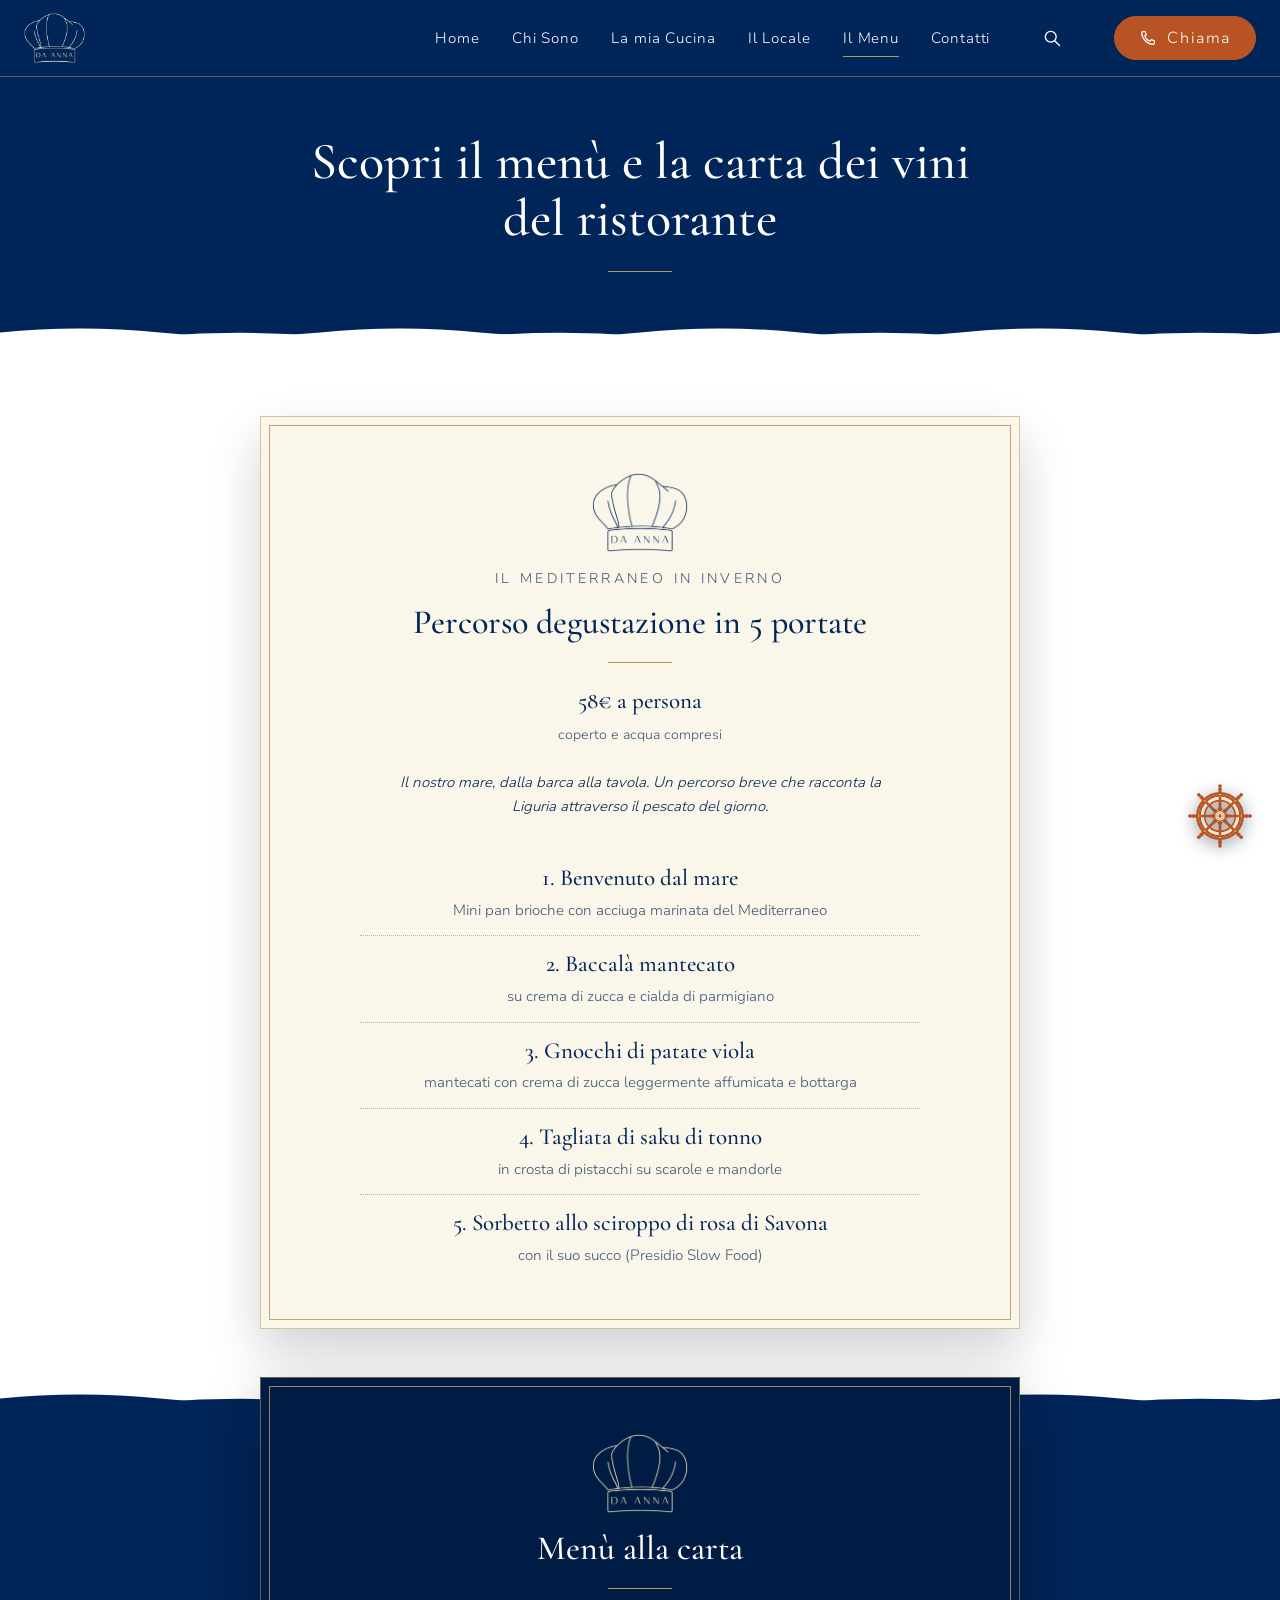
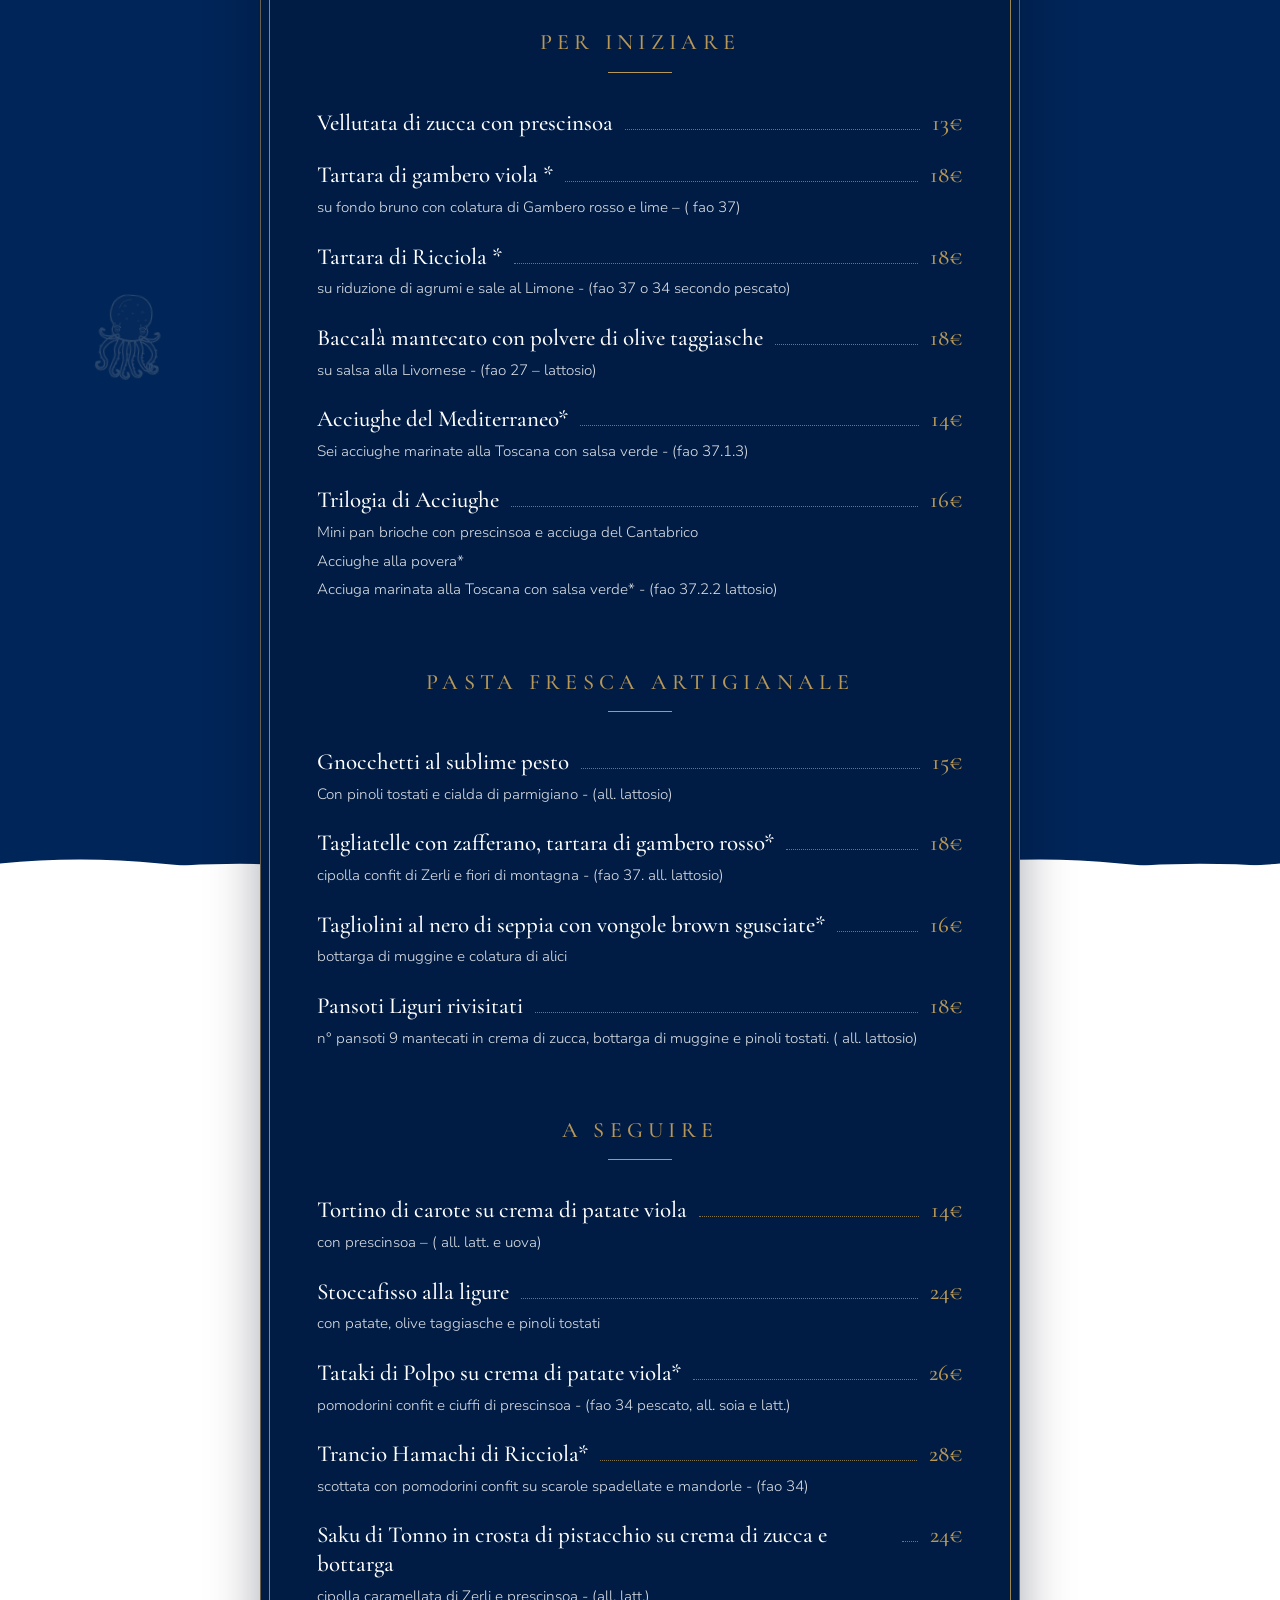
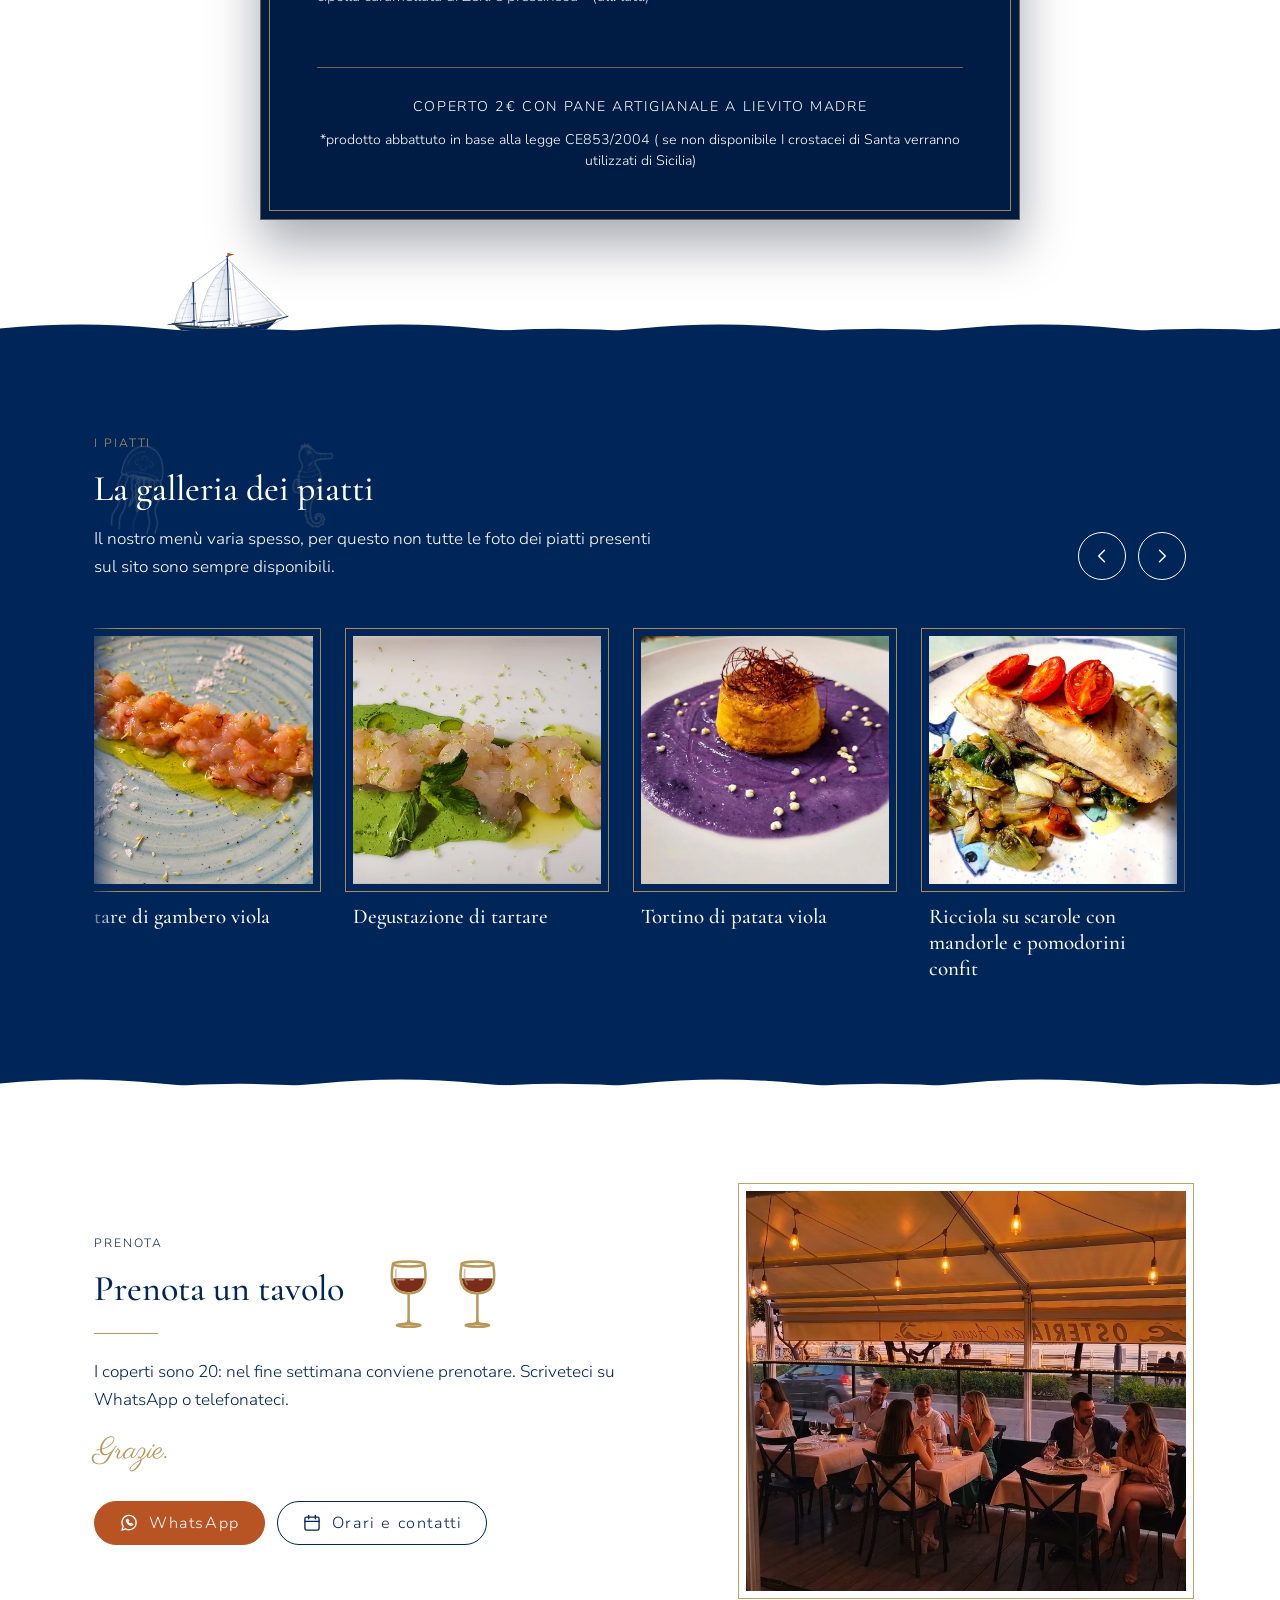
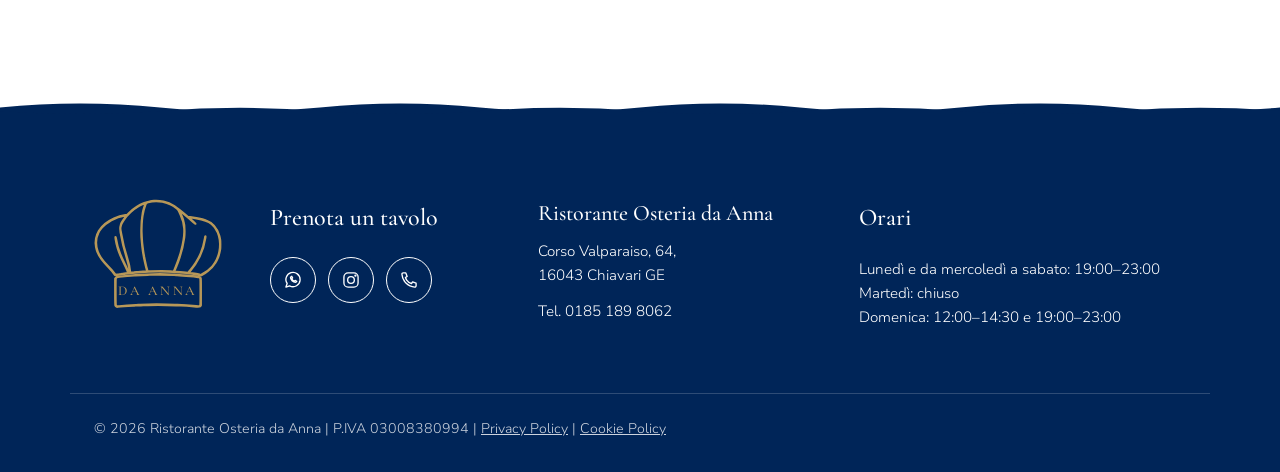
<file: menu/index.html>
<!DOCTYPE html>
<html lang="it">
<head>
<meta charset="utf-8">
<meta name="viewport" content="width=device-width, initial-scale=1">
<script>document.documentElement.className = 'js';</script>
<title>Menu e prezzi | Ristorante di pesce a Chiavari | Ristorante Osteria da Anna | Pescato del giorno, pasta fresca fatta a mano e vini naturali</title>
<meta name="description" content="Il menu del Ristorante Osteria da Anna a Chiavari, aggiornato ogni giorno con il pescato: antipasti, primi di pasta fresca, secondi di pesce e prezzi. Vini bio e naturali.">
<link rel="canonical" href="https://www.osteriadaannachiavari.com/menu">
<meta property="og:title" content="Menu e prezzi | Ristorante di pesce a Chiavari | Ristorante Osteria da Anna | Pescato del giorno, pasta fresca fatta a mano e vini naturali">
<meta property="og:description" content="Il menu del Ristorante Osteria da Anna a Chiavari, aggiornato ogni giorno con il pescato: antipasti, primi di pasta fresca, secondi di pesce e prezzi. Vini bio e naturali.">
<meta property="og:image" content="https://www.osteriadaannachiavari.com/img/condivisione-cappello-sala-osteria-da-anna-chiavari-1200x630.jpg">
<meta property="og:image:width" content="1200">
<meta property="og:image:height" content="630">
<meta property="og:url" content="https://www.osteriadaannachiavari.com/menu">
<meta property="og:site_name" content="Ristorante Osteria da Anna">
<meta property="og:type" content="website">
<meta name="google-site-verification" content="gt6PDQ370vb46KvIJoNbGtGothzg73l_Yf3GxpFi1m4">
<meta name="msvalidate.01" content="6DDF1A7069FC9545693EBD73ADD46002">
<meta name="twitter:card" content="summary_large_image">
<meta name="twitter:title" content="Il Menu | Osteria da Anna | Ristorante di pesce Chiavari">
<meta name="twitter:description" content="Osteria da Anna a Chiavari: un incontro inaspettato tra Nord e Sud, tra mare e terra, tra passione toscana e calore campano, che da vita ad una cucina unica. 
Il nostro menu è dettato dalla disponibilità giornaliera della materia prima, garantendo freschezza e un forte legame con il territorio, ma è estremamente dinamico e stagionale.">
<meta name="twitter:image" content="https://www.osteriadaannachiavari.com/img/condivisione-cappello-sala-osteria-da-anna-chiavari-1200x630.jpg">
<link rel="icon" sizes="192x192" href="/img/f4c59d_c7c8805771dc455fa762c5e1119b608d~mv2_192x192.jpg" type="image/png">
<link rel="shortcut icon" href="/img/f4c59d_c7c8805771dc455fa762c5e1119b608d~mv2_32x32.jpg" type="image/png">
<link rel="apple-touch-icon" href="/img/f4c59d_c7c8805771dc455fa762c5e1119b608d~mv2_180x180.jpg" type="image/png">
<link rel="stylesheet" href="/css/font-regolato.css">
<link rel="stylesheet" href="/css/stile.css?v=20261124f">
<link rel="stylesheet" href="/css/pagine.css?v=20261120e">
<script type="application/ld+json">{"@context":"https://schema.org/","@type":"Restaurant","name":"Ristorante Osteria da Anna","url":"https://www.osteriadaannachiavari.com","image":"https://www.osteriadaannachiavari.com/img/f4c59d_fd06059a17c2491ca986d9f26ad82a1e~mv2_2361x1330.png","telephone":"+39 0185 189 8062","address":{"@type":"PostalAddress","streetAddress":"Corso Valparaiso, 64","addressLocality":"Chiavari","postalCode":"16043","addressRegion":"GE","addressCountry":"IT"},"geo":{"@type":"GeoCoordinates","latitude":44.3168968,"longitude":9.3165284},"priceRange":"30-60 €","servesCuisine":["Pesce","Ligure"],"sameAs":["https://www.instagram.com/osteria_da_anna_/"],"hasMap":"https://maps.google.com/?cid=7680417386147146536","hasMenu":"https://www.osteriadaannachiavari.com/menu","openingHoursSpecification":[{"@type":"OpeningHoursSpecification","dayOfWeek":["Monday","Wednesday","Thursday","Friday","Saturday"],"opens":"19:00","closes":"23:00"},{"@type":"OpeningHoursSpecification","dayOfWeek":"Sunday","opens":"12:00","closes":"14:30"},{"@type":"OpeningHoursSpecification","dayOfWeek":"Sunday","opens":"19:00","closes":"23:00"}]}</script>
<script type="application/ld+json">{"@context":"https://schema.org/","@type":"Menu","name":"Menu e carta dei Vini","url":"https://www.osteriadaannachiavari.com/menu","inLanguage":"it","hasMenuSection":[{"@type":"MenuSection","name":"Percorso degustazione in 5 portate","description":"Il Mediterraneo in inverno. Coperto e acqua compresi.","offers":{"@type":"Offer","price":"58","priceCurrency":"EUR"},"hasMenuItem":[{"@type":"MenuItem","name":"Benvenuto dal mare","description":"Mini pan brioche con acciuga marinata del Mediterraneo"},{"@type":"MenuItem","name":"Baccalà mantecato","description":"su crema di zucca e cialda di parmigiano"},{"@type":"MenuItem","name":"Gnocchi di patate viola","description":"mantecati con crema di zucca leggermente affumicata e bottarga"},{"@type":"MenuItem","name":"Tagliata di saku di tonno","description":"in crosta di pistacchi su scarole e mandorle"},{"@type":"MenuItem","name":"Sorbetto allo sciroppo di rosa di Savona","description":"con il suo succo (Presidio Slow Food)"}]},{"@type":"MenuSection","name":"Per iniziare","hasMenuItem":[{"@type":"MenuItem","name":"Vellutata di zucca con prescinsoa","offers":{"@type":"Offer","price":"13","priceCurrency":"EUR"}},{"@type":"MenuItem","name":"Tartara di gambero viola","description":"su fondo bruno con colatura di Gambero rosso e lime – ( fao 37)","offers":{"@type":"Offer","price":"18","priceCurrency":"EUR"}},{"@type":"MenuItem","name":"Tartara di Ricciola","description":"su riduzione di agrumi e sale al Limone - (fao 37 o 34 secondo pescato)","offers":{"@type":"Offer","price":"18","priceCurrency":"EUR"}},{"@type":"MenuItem","name":"Baccalà mantecato con polvere di olive taggiasche","description":"su salsa alla Livornese - (fao 27 – lattosio)","offers":{"@type":"Offer","price":"18","priceCurrency":"EUR"}},{"@type":"MenuItem","name":"Acciughe del Mediterraneo","description":"Sei acciughe marinate alla Toscana con salsa verde - (fao 37.1.3)","offers":{"@type":"Offer","price":"14","priceCurrency":"EUR"}},{"@type":"MenuItem","name":"Trilogia di Acciughe","description":"Mini pan brioche con prescinsoa e acciuga del Cantabrico; Acciughe alla povera*; Acciuga marinata alla Toscana con salsa verde* - (fao 37.2.2 lattosio)","offers":{"@type":"Offer","price":"16","priceCurrency":"EUR"}}]},{"@type":"MenuSection","name":"Pasta fresca artigianale","hasMenuItem":[{"@type":"MenuItem","name":"Gnocchetti al sublime pesto","description":"Con pinoli tostati e cialda di parmigiano - (all. lattosio)","offers":{"@type":"Offer","price":"15","priceCurrency":"EUR"}},{"@type":"MenuItem","name":"Tagliatelle con zafferano, tartara di gambero rosso","description":"cipolla confit di Zerli e fiori di montagna - (fao 37. all. lattosio)","offers":{"@type":"Offer","price":"18","priceCurrency":"EUR"}},{"@type":"MenuItem","name":"Tagliolini al nero di seppia con vongole brown sgusciate","description":"bottarga di muggine e colatura di alici","offers":{"@type":"Offer","price":"16","priceCurrency":"EUR"}},{"@type":"MenuItem","name":"Pansoti Liguri rivisitati","description":"n° pansoti 9 mantecati in crema di zucca, bottarga di muggine e pinoli tostati. ( all. lattosio)","offers":{"@type":"Offer","price":"18","priceCurrency":"EUR"}}]},{"@type":"MenuSection","name":"A seguire","hasMenuItem":[{"@type":"MenuItem","name":"Tortino di carote su crema di patate viola","description":"con prescinsoa – ( all. latt. e uova)","offers":{"@type":"Offer","price":"14","priceCurrency":"EUR"}},{"@type":"MenuItem","name":"Stoccafisso alla ligure","description":"con patate, olive taggiasche e pinoli tostati","offers":{"@type":"Offer","price":"24","priceCurrency":"EUR"}},{"@type":"MenuItem","name":"Tataki di Polpo su crema di patate viola","description":"pomodorini confit e ciuffi di prescinsoa - (fao 34 pescato, all. soia e latt.)","offers":{"@type":"Offer","price":"26","priceCurrency":"EUR"}},{"@type":"MenuItem","name":"Trancio Hamachi di Ricciola","description":"scottata con pomodorini confit su scarole spadellate e mandorle - (fao 34)","offers":{"@type":"Offer","price":"28","priceCurrency":"EUR"}},{"@type":"MenuItem","name":"Saku di Tonno in crosta di pistacchio su crema di zucca e bottarga","description":"cipolla caramellata di Zerli e prescinsoa - (all. latt.)","offers":{"@type":"Offer","price":"24","priceCurrency":"EUR"}}]}]}</script>
</head>
<body class="font-testo">
<svg class="nascosto" aria-hidden="true" focusable="false">
  <defs>
    <path id="onda-d" d="M0 22 q90.0 -11.25 180.0 0 t180.0 0 q90.0 -11.25 180.0 0 t180.0 0 q90.0 -11.25 180.0 0 t180.0 0 q90.0 -11.25 180.0 0 t180.0 0 q90.0 -11.25 180.0 0 t180.0 0 q90.0 -11.25 180.0 0 t180.0 0 q90.0 -11.25 180.0 0 t180.0 0 q90.0 -11.25 180.0 0 t180.0 0 L2880 40 L0 40 Z" fill="currentColor"/>
    <path id="onda-f" d="M0 27 q90.0 8.75 180.0 0 t180.0 0 q90.0 8.75 180.0 0 t180.0 0 q90.0 8.75 180.0 0 t180.0 0 q90.0 8.75 180.0 0 t180.0 0 q90.0 8.75 180.0 0 t180.0 0 q90.0 8.75 180.0 0 t180.0 0 q90.0 8.75 180.0 0 t180.0 0 q90.0 8.75 180.0 0 t180.0 0 L2880 40 L0 40 Z" fill="currentColor"/>
    <pattern id="maglie-catena" width="12" height="16" patternUnits="userSpaceOnUse"><rect x="3" y="1" width="6" height="10" rx="3" fill="none" stroke="#B89858" stroke-width="1.3"/><path d="M6 9 V17" stroke="#B89858" stroke-width="1.6" stroke-linecap="round"/></pattern>
    <g id="ancora"><circle cx="12" cy="4.5" r="2" style="fill: var(--fondo-ancora, #FFFFFF)"/><path d="M12 6.5V21M8 9.5h8M4.5 13.5c.5 4.3 3.6 7.5 7.5 7.5s7-3.2 7.5-7.5M3 15l1.5-1.5L6 15M18 15l1.5-1.5L21 15"/></g>
    <symbol id="barca-disegno" viewBox="0 0 200 140"><defs><linearGradient id="ombra-vela" x1="0" y1="0" x2="1" y2="0"><stop offset="0" stop-color="#FFFFFF"/><stop offset=".55" stop-color="#F6F7FA"/><stop offset="1" stop-color="#D9DFE9"/></linearGradient><clipPath id="t-fiocco"><path d="M111.7 24 L186.6 101.5 L120 113 Q116 66 111.7 24 Z"/></clipPath><clipPath id="t-randa"><path d="M104.3 18 L105.6 108 L60 110.6 Q65 60 104.3 18 Z"/></clipPath><clipPath id="t-mezzana"><path d="M51.2 56 L51.8 110 L22 111.8 Q27 82 51.2 56 Z"/></clipPath><clipPath id="taglio-scafo"><path d="M20 113 C60 120 130 120.5 180 107 C173 115.5 165 122.5 153 129 L44 129 Q35 127 31 122 Z"/></clipPath></defs><path class="sartiame" d="M104 14 L98 119 M51.2 52 L47 118 M51 52 L21 113" fill="none" stroke="#002558" stroke-width="0.5" stroke-linecap="round" stroke-linejoin="round"/><path class="vela" d="M111.7 24 L186.6 101.5 L120 113 Q116 66 111.7 24 Z" fill="url(#ombra-vela)" stroke="rgba(0, 37, 88, .55)" stroke-width=".6" stroke-linecap="round" stroke-linejoin="round"/><g class="ferzi" clip-path="url(#t-fiocco)" fill="none" stroke="rgba(0, 37, 88, .14)" stroke-width=".45"><path d="M282.5 72 L69.3 108.8 M271.8 61 L58.6 97.8 M261.1 49.9 L47.9 86.7 M250.4 38.8 L37.2 75.6 M239.7 27.7 L26.5 64.5 M229 16.7 L15.8 53.5"/></g><path class="balumina" d="M113.4 30 Q117.4 68 121.4 110.6" fill="none" stroke="rgba(0, 37, 88, .2)" stroke-width=".5"/><path class="rinforzi" d="M186.6 101.5 L179.6 99 L181 103.2 Z M120 113 L120.6 108 L125.2 112.1 Z" fill="rgba(0, 37, 88, .05)" stroke="rgba(0, 37, 88, .3)" stroke-width=".4" stroke-linejoin="round"/><path class="vela" d="M104.3 18 L105.6 108 L60 110.6 Q65 60 104.3 18 Z" fill="url(#ombra-vela)" stroke="rgba(0, 37, 88, .55)" stroke-width=".6" stroke-linecap="round" stroke-linejoin="round"/><g class="ferzi" clip-path="url(#t-randa)" fill="none" stroke="rgba(0, 37, 88, .14)" stroke-width=".45"><path d="M178.4 92.6 L32.5 100.9 M178.2 81.3 L32.3 89.7 M178.1 70.1 L32.2 78.4 M177.9 58.8 L32 67.2 M177.7 47.6 L31.8 55.9 M177.6 36.3 L31.7 44.7 M177.4 25.1 L31.5 33.4"/></g><path class="balumina" d="M102.2 22.4 Q68 61 62.6 108.6" fill="none" stroke="rgba(0, 37, 88, .2)" stroke-width=".5"/><path class="rinforzi" d="M60 110.6 L60.8 105.6 L65.4 110.3 Z M104.3 18 L102 21.6 L104.4 22 Z" fill="rgba(0, 37, 88, .05)" stroke="rgba(0, 37, 88, .3)" stroke-width=".4" stroke-linejoin="round"/><path class="terzaroli" d="M64.8 102.4 h.1 M68.78 102.18 h.1 M72.76 101.96 h.1 M76.74 101.74 h.1 M80.72 101.52 h.1 M84.7 101.3 h.1 M88.68 101.08 h.1 M92.66 100.86 h.1 M96.64 100.64 h.1 M100.62 100.42 h.1 M104.6 100.2 h.1" fill="none" stroke="rgba(0, 37, 88, .5)" stroke-width=".9" stroke-linecap="round"/><path class="stecche" d="M95.6 31.4 L99.4 31.6 M86.4 43.4 L91.4 43.6 M78.8 56.4 L84 56.6 M73 70.4 L78.2 70.6 M68.6 85.4 L73.8 85.6" fill="none" stroke="rgba(0, 37, 88, .35)" stroke-width=".7" stroke-linecap="round"/><path class="vela" d="M51.2 56 L51.8 110 L22 111.8 Q27 82 51.2 56 Z" fill="url(#ombra-vela)" stroke="rgba(0, 37, 88, .55)" stroke-width=".6" stroke-linecap="round" stroke-linejoin="round"/><g class="ferzi" clip-path="url(#t-mezzana)" fill="none" stroke="rgba(0, 37, 88, .14)" stroke-width=".45"><path d="M99.3 93.6 L4 99.4 M99.2 80.1 L3.8 85.9 M99 66.6 L3.7 72.4"/></g><path class="balumina" d="M49.6 60 Q29 83 24.4 110" fill="none" stroke="rgba(0, 37, 88, .2)" stroke-width=".5"/><path class="rinforzi" d="M22 111.8 L22.8 107.4 L26.6 111.5 Z" fill="rgba(0, 37, 88, .05)" stroke="rgba(0, 37, 88, .3)" stroke-width=".4" stroke-linejoin="round"/><path class="terzaroli" d="M25.6 104.4 h.1 M29.87 104.2 h.1 M34.13 104 h.1 M38.4 103.8 h.1 M42.67 103.6 h.1 M46.93 103.4 h.1 M51.2 103.2 h.1" fill="none" stroke="rgba(0, 37, 88, .5)" stroke-width=".9" stroke-linecap="round"/><path class="stecche" d="M45.6 65.6 L48.8 65.6 M38.8 76 L42.6 76 M33.4 89 L37.4 89" fill="none" stroke="rgba(0, 37, 88, .35)" stroke-width=".7" stroke-linecap="round"/><path class="sartiame" d="M104 14 L195.6 103.6 M104 13 L51 51 M104 14 L114 118.6 M51.2 52 L57 118" fill="none" stroke="#002558" stroke-width="0.5" stroke-linecap="round" stroke-linejoin="round"/><path class="manovre" d="M60.4 111.4 L63.6 117.4 M22.6 112.6 L13.6 113.6 M120.4 113.2 L124.4 117.6 M195.6 103.6 L171.4 116.4" fill="none" stroke="#002558" stroke-width="0.45" stroke-linecap="round" stroke-linejoin="round"/><path class="volanti" d="M104 14 L80 117.6 M51.2 52 L30.2 116.4" fill="none" stroke="#002558" stroke-width="0.35" stroke-linecap="round" stroke-linejoin="round" opacity=".7"/><path class="albero" d="M106 119 L104 10" fill="none" stroke="#002558" stroke-width="1.4" stroke-linecap="round" stroke-linejoin="round"/><path class="albero" d="M52 118 L51 50" fill="none" stroke="#002558" stroke-width="1.4" stroke-linecap="round" stroke-linejoin="round"/><path class="boma" d="M105.6 108.6 L58 111.2" fill="none" stroke="#002558" stroke-width="1.5" stroke-linecap="round" stroke-linejoin="round"/><path class="boma" d="M51.8 110.6 L18 113" fill="none" stroke="#002558" stroke-width="1.5" stroke-linecap="round" stroke-linejoin="round"/><path class="bompresso" d="M176.6 108.6 L196.4 103.4" fill="none" stroke="#002558" stroke-width="1.5" stroke-linecap="round" stroke-linejoin="round"/><path class="buttafuori" d="M21.4 113.6 L11.6 114.2" fill="none" stroke="#002558" stroke-width="1.1" stroke-linecap="round" stroke-linejoin="round"/><path class="crocette" d="M100 60.4 L108.6 60.4" fill="none" stroke="#002558" stroke-width="0.9" stroke-linecap="round" stroke-linejoin="round"/><path class="crocette" d="M48.2 82.4 L54.6 82.4" fill="none" stroke="#002558" stroke-width="0.8" stroke-linecap="round" stroke-linejoin="round"/><path class="testa-albero" d="M102.4 10.2 L105.6 10.2 M49.8 50.2 L52.4 50.2" fill="none" stroke="#002558" stroke-width="1" stroke-linecap="round" stroke-linejoin="round"/><path class="trozza" d="M103.4 106.6 L107.6 106.4 M49.8 108.8 L53.6 108.6" fill="none" stroke="#002558" stroke-width="1.6" stroke-linecap="round" stroke-linejoin="round"/><path class="bandiera" d="M104.2 4.8 C108 5.4 111 6.6 115.5 7.4 C111.2 8.5 108 9.7 104.2 10.3 Z" fill="#B85423"/><path class="scafo" d="M20 113 C60 120 130 120.5 180 107 C173 115.5 165 122.5 153 129 L44 129 Q35 127 31 122 Z" fill="#002558"/><rect class="carena" x="0" y="124.5" width="200" height="6" fill="#7A2E1A" clip-path="url(#taglio-scafo)"/><rect class="bagnasciuga" x="0" y="123.4" width="200" height="1.1" fill="#FFFFFF" clip-path="url(#taglio-scafo)"/><path class="scafo-filo" d="M20 113 C60 120 130 120.5 180 107 C173 115.5 165 122.5 153 129 L44 129 Q35 127 31 122 Z" fill="none" stroke="#00122E" stroke-width=".8"/><path class="filetto" d="M24 116.6 C62 123 130 123.5 174 111.4" fill="none" stroke="#B89858" stroke-width=".9"/><path class="falchetta" d="M20.4 113.1 C60 120.1 130 120.6 179.6 107.1" fill="none" stroke="#B89858" stroke-width=".7" stroke-linecap="round" opacity=".85"/><circle class="oblo-scafo" cx="64" cy="120.4" r=".75" fill="none" stroke="#B89858" stroke-width=".45"/><circle class="oblo-scafo" cx="72" cy="120.9" r=".75" fill="none" stroke="#B89858" stroke-width=".45"/><circle class="oblo-scafo" cx="142" cy="119.4" r=".75" fill="none" stroke="#B89858" stroke-width=".45"/><circle class="oblo-scafo" cx="150" cy="118.5" r=".75" fill="none" stroke="#B89858" stroke-width=".45"/><path class="specchio" d="M31.4 121.6 Q27 118.6 23.4 115.6" fill="none" stroke="#FFFFFF" stroke-width=".4" opacity=".35"/><path class="tuga" d="M86 119.8 L88.2 115.4 Q103 114.6 118 114.1 L120.2 118.8 Z" fill="#FFFFFF" stroke="#002558" stroke-width=".5" stroke-linejoin="round"/><circle class="oblo-tuga" cx="93" cy="117.06" r=".8" fill="none" stroke="#002558" stroke-width=".4"/><circle class="oblo-tuga" cx="99" cy="116.94" r=".8" fill="none" stroke="#002558" stroke-width=".4"/><circle class="oblo-tuga" cx="105" cy="116.82" r=".8" fill="none" stroke="#002558" stroke-width=".4"/><circle class="oblo-tuga" cx="111" cy="116.7" r=".8" fill="none" stroke="#002558" stroke-width=".4"/><path class="osteriggio" d="M130.6 118.4 L131.4 116.2 L138.2 115.8 L139 117.8 Z" fill="#FFFFFF" stroke="#002558" stroke-width=".45" stroke-linejoin="round"/><path class="pozzetto" d="M60.6 119.3 L61.2 117.3 L76.4 117.9 L76.6 119.9" fill="none" stroke="#FFFFFF" stroke-width=".55" stroke-linejoin="round"/><path class="manica-vento" d="M124.2 117.6 L124.2 114.6 Q124.2 113.4 125.6 113.4 M164 112.2 L164 109.4 Q164 108.2 165.4 108.2" fill="none" stroke="#002558" stroke-width=".7" stroke-linecap="round"/></symbol>
  </defs>
</svg>
<button class="salta" type="button" data-salta>Skip to Main Content</button>

<header class="testata fascia-blu">
  <div class="contenuto testata-riga">
    <a class="testata-logo" href="/" aria-label="Ristorante Osteria da Anna, home">
      <picture>
        <source type="image/avif" srcset="/img/logo-cappello-osteria-da-anna-chiavari-200x164.avif">
        <img src="/img/logo-cappello-osteria-da-anna-chiavari-200x164.png" width="61" height="50" alt="Cappello da Cuoco - Logo Ristorante Osteria da Anna - Chiavari">
      </picture>
    </a>
    <nav class="nav" id="menu-principale" aria-label="Menu principale">
      <a href="/">Home</a>
      <a href="/chi-siamo">Chi Sono</a>
      <a href="/la-mia-cucina">La mia Cucina</a>
      <a href="/il-locale">Il Locale</a>
      <a href="/menu" aria-current="page">Il Menu</a>
      <a href="/contatti">Contatti</a>
    </nav>
    <button class="testata-cerca" type="button" aria-label="Cerca nel sito" data-ricerca-apri><svg viewBox="0 0 24 24" width="20" height="20" aria-hidden="true"><circle cx="10.5" cy="10.5" r="6.5"/><path d="M15.5 15.5 21 21"/></svg></button>
    <a class="bottone cta testata-chiama" href="tel:+3901851898062"><svg class="icona-linea" viewBox="0 0 24 24" width="18" height="18" aria-hidden="true"><path d="M5 3.5h3.2l1.6 4.2-2.1 1.3a11 11 0 0 0 7.3 7.3l1.3-2.1 4.2 1.6V19a1.5 1.5 0 0 1-1.6 1.5A16.5 16.5 0 0 1 3.5 5.1 1.5 1.5 0 0 1 5 3.5z"/></svg> Chiama</a>
    <button class="menu-tel-apri" type="button" data-menu-tel aria-controls="menu-principale" aria-label="Open navigation menu" aria-expanded="false"><span></span><span></span><span></span></button>
  </div>
  <div class="ricerca font-testo" data-ricerca hidden>
    <div class="ricerca-velo" data-ricerca-chiudi></div>
    <div class="ricerca-pannello" role="dialog" aria-label="Search">
      <form class="ricerca-campo" action="/search" role="search" id="ricerca-modulo" data-ricerca-form>
        <span class="ricerca-lente"><svg viewBox="33 33 134 134" aria-hidden="true"><path d="M54.758 119.575c-8.658-8.658-13.425-20.167-13.425-32.408 0-12.234 4.767-23.742 13.425-32.4 8.659-8.659 20.167-13.434 32.409-13.434 12.241 0 23.75 4.775 32.408 13.434C128.233 63.425 133 74.933 133 87.167c0 12.241-4.767 23.75-13.425 32.408C110.917 128.233 99.408 133 87.167 133c-12.242 0-23.75-4.767-32.409-13.425Zm111.6 40.892-38.083-38.092c8.425-9.808 13.058-22.133 13.058-35.208 0-14.467-5.633-28.067-15.866-38.292C115.242 38.642 101.633 33 87.167 33 72.7 33 59.1 38.642 48.867 48.875 38.633 59.1 33 72.7 33 87.167c0 14.475 5.633 28.066 15.867 38.3C59.1 135.7 72.7 141.333 87.167 141.333c13.075 0 25.4-4.633 35.216-13.066l38.084 38.091 5.891-5.891Z" fill-rule="evenodd"/></svg></span>
        <input type="search" name="q" placeholder="Search" autocomplete="off" aria-label="Search" data-ricerca-input>
        <button class="ricerca-svuota" type="button" aria-label="Clear search" data-ricerca-svuota hidden><svg viewBox="0 0 10 10" aria-hidden="true"><path d="M1 1l8 8M9 1L1 9"/></svg></button>
      </form>
      <button class="ricerca-close" type="button" data-ricerca-chiudi>Close</button>
      <div class="ricerca-corpo" data-ricerca-corpo>
        <div class="ricerca-pagine">
          <h2 class="fk">Other Pages</h2>
          <ul>
          <li class="ricerca-scheda"><span class="ricerca-miniatura"><picture><source type="image/avif" srcset="/img/f4c59d_fd06059a17c2491ca986d9f26ad82a1e~mv2_164x164.avif"><img src="/img/f4c59d_fd06059a17c2491ca986d9f26ad82a1e~mv2_164x164.png" width="82" height="82" alt="" loading="lazy"></picture></span><span class="ricerca-testi"><a href="/menu#piatti" target="_self">I piatti in foto | Ristorante Osteria da Anna</a><span class="ricerca-desc">Osteria da Anna a Chiavari:Rivisitazione di antichi sapori senza tempo.
Non aspettetevi un menu fisso e immutabile; aspettatevi invece  la sorpresa e la garanzia di un prodotto selezionato quotidianamente, sopratutto pesce fresco, proveniente direttamente da vari mercati ittici in base alla stagionalità. Passione e ricerca costante di nuove ricette, ma anche la proposta di buona parte della cucina casalinga di una volta.</span></span></li>
          <li class="ricerca-scheda"><span class="ricerca-miniatura"><picture><source type="image/avif" srcset="/img/f4c59d_fd06059a17c2491ca986d9f26ad82a1e~mv2_164x164.avif"><img src="/img/f4c59d_fd06059a17c2491ca986d9f26ad82a1e~mv2_164x164.png" width="82" height="82" alt="" loading="lazy"></picture></span><span class="ricerca-testi"><a href="/" target="_self">Osteria da Anna | Ristorante sul lungomare a Chiavari | Ristorante di pesce Chiavari</a><span class="ricerca-desc">Osteria da Anna: Ristorante sul Lungomare a Chiavari.  Ristorante di pesce. Un mix di sapori unici: la freschezza della Liguria, la passione della Toscana e il cuore della Campania in ogni piatto. Ottima carta dei vini. Scopri il menù del giorno. Siamo nei pressi del Miramare. Prenota un tavolo vista mare.</span></span></li>
          <li class="ricerca-scheda"><span class="ricerca-miniatura"><picture><source type="image/avif" srcset="/img/f4c59d_fd06059a17c2491ca986d9f26ad82a1e~mv2_164x164.avif"><img src="/img/f4c59d_fd06059a17c2491ca986d9f26ad82a1e~mv2_164x164.png" width="82" height="82" alt="" loading="lazy"></picture></span><span class="ricerca-testi"><a href="/menu" target="_self">Il Menu | Osteria da Anna | Ristorante di pesce Chiavari</a><span class="ricerca-desc">Osteria da Anna a Chiavari: un incontro inaspettato tra Nord e Sud, tra mare e terra, tra passione toscana e calore campano, che da vita ad una cucina unica.
Il nostro menu è dettato dalla disponibilità giornaliera della materia prima, garantendo freschezza e un forte legame con il territorio, ma è estremamente dinamico e stagionale.</span></span></li>
          </ul>
          <button class="ricerca-tutti" type="submit" form="ricerca-modulo" data-ricerca-tutti>Show All Results</button>
        </div>
      </div>
    </div>
  </div>
</header>

<main id="principale" tabindex="-1">

<!-- 1. Hero tutta blu, sottile: solo l'H1, su due righe al massimo -->
<section class="fascia-blu sezione hero-blu hero-centro hero-sottile" aria-labelledby="titolo-pagina">
  <div class="contenuto">
    <h1 id="titolo-pagina" class="titolo h1">Scopri il menù e la carta dei vini<br>del ristorante</h1>
    <hr class="linea-oro">
  </div>
</section>

<!-- 2. Il menu in testo: una card lunga sopra uno sfondo a fasce con le onde.
     PER CAMBIARE IL MENU: ogni piatto è un <li class="menu-voce">. Dentro: il nome, il prezzo (menu-prezzo) e, sotto,
     una riga <p class="menu-desc"> per ogni riga di descrizione. Per togliere un piatto si cancella il suo <li>; per
     aggiungerne uno si copia un <li> vicino e si cambiano i testi. Le foto piccole accanto ai piatti per ora non ci
     sono (13/11: troppo poche): si rimettono quando arrivano da Anna.
     Cambiato un piatto qui, va cambiato anche nello schema "Menu" in cima alla pagina (stessa sezione, stesso nome). -->
<div class="menu-fondo">
  <div class="menu-fasce" aria-hidden="true">
    <div class="menu-fascia fascia-bianca"><div class="onda-bordo" aria-hidden="true"><svg class="onda-dietro" viewBox="0 0 2880 40" preserveAspectRatio="none"><use href="#onda-d"/></svg><svg class="onda-fronte" viewBox="0 0 2880 40" preserveAspectRatio="none"><use href="#onda-f"/></svg></div></div>
    <div class="menu-fascia fascia-blu" id="menu-fascia-blu"><div class="onda-bordo" aria-hidden="true"><svg class="onda-dietro" viewBox="0 0 2880 40" preserveAspectRatio="none"><use href="#onda-d"/></svg><svg class="onda-fronte" viewBox="0 0 2880 40" preserveAspectRatio="none"><use href="#onda-f"/></svg></div><div class="contenuto menu-ingombro"></div></div>
    <div class="menu-fascia fascia-bianca"><div class="onda-bordo" aria-hidden="true"><svg class="onda-dietro" viewBox="0 0 2880 40" preserveAspectRatio="none"><use href="#onda-d"/></svg><svg class="onda-fronte" viewBox="0 0 2880 40" preserveAspectRatio="none"><use href="#onda-f"/></svg></div></div>
  </div>
  <div class="contenuto menu-stretto">
    <!-- Percorso degustazione (20/11/2026, dal documento di Anna "PERCORSO Interno" del 16/11/2026). Il bottone della home porta qui (#percorso). -->
    <article class="percorso-card" id="percorso" aria-labelledby="titolo-percorso">
      <picture><source type="image/avif" srcset="/img/logo-cappello-blu-osteria-da-anna-chiavari-400x329.avif"><img class="menu-logo" src="/img/logo-cappello-blu-osteria-da-anna-chiavari-400x329.png" width="96" height="79" alt=""></picture>
      <p class="percorso-stagione">Il Mediterraneo in inverno</p>
      <h2 id="titolo-percorso" class="percorso-titolo">Percorso degustazione in 5&nbsp;portate</h2>
      <p class="percorso-prezzo">58€ a persona</p>
      <p class="percorso-nota">coperto e acqua compresi</p>
      <p class="percorso-frase">Il nostro mare, dalla barca alla tavola. Un percorso breve che racconta la Liguria attraverso il pescato del giorno.</p>
      <ol class="percorso-portate">
        <li>
          <p class="percorso-portata">Benvenuto dal mare</p>
          <p class="percorso-desc">Mini pan brioche con acciuga marinata del Mediterraneo</p>
        </li>
        <li>
          <p class="percorso-portata">Baccalà mantecato</p>
          <p class="percorso-desc">su crema di zucca e cialda di parmigiano</p>
        </li>
        <li>
          <p class="percorso-portata">Gnocchi di patate viola</p>
          <p class="percorso-desc">mantecati con crema di zucca leggermente affumicata e bottarga</p>
        </li>
        <li>
          <p class="percorso-portata">Tagliata di saku di tonno</p>
          <p class="percorso-desc">in crosta di pistacchi su scarole e mandorle</p>
        </li>
        <li>
          <p class="percorso-portata">Sorbetto allo sciroppo di rosa di Savona</p>
          <p class="percorso-desc">con il suo succo (Presidio Slow Food)</p>
        </li>
      </ol>
    </article>
    <article class="menu-card" aria-labelledby="titolo-carta">
      <picture><source type="image/avif" srcset="/img/logo-cappello-osteria-da-anna-chiavari-400x329.avif"><img class="menu-logo" src="/img/logo-cappello-osteria-da-anna-chiavari-400x329.png" width="96" height="79" alt=""></picture>
      <h2 id="titolo-carta" class="menu-carta-titolo">Menù alla carta</h2>
      <section class="menu-sezione">
        <h3 class="menu-titolo">Per iniziare</h3>
        <ul class="menu-voci">
        <li class="menu-voce">
          <p class="menu-nome"><span>Vellutata di zucca con prescinsoa</span><span class="menu-prezzo">13€</span></p>
        </li>
        <li class="menu-voce">
          <p class="menu-nome"><span>Tartara di gambero viola *</span><span class="menu-prezzo">18€</span></p>
          <p class="menu-desc">su fondo bruno con colatura di Gambero rosso e lime – ( fao 37)</p>
        </li>
        <li class="menu-voce">
          <p class="menu-nome"><span>Tartara di Ricciola *</span><span class="menu-prezzo">18€</span></p>
          <p class="menu-desc">su riduzione di agrumi e sale al Limone - (fao 37 o 34 secondo pescato)</p>
        </li>
        <li class="menu-voce">
          <p class="menu-nome"><span>Baccalà mantecato con polvere di olive taggiasche</span><span class="menu-prezzo">18€</span></p>
          <p class="menu-desc">su salsa alla Livornese - (fao 27 – lattosio)</p>
        </li>
        <li class="menu-voce">
          <p class="menu-nome"><span>Acciughe del Mediterraneo*</span><span class="menu-prezzo">14€</span></p>
          <p class="menu-desc">Sei acciughe marinate alla Toscana con salsa verde - (fao 37.1.3)</p>
        </li>
        <li class="menu-voce">
          <p class="menu-nome"><span>Trilogia di Acciughe</span><span class="menu-prezzo">16€</span></p>
          <p class="menu-desc">Mini pan brioche con prescinsoa e acciuga del Cantabrico</p>
          <p class="menu-desc">Acciughe alla povera*</p>
          <p class="menu-desc">Acciuga marinata alla Toscana con salsa verde* - (fao 37.2.2 lattosio)</p>
        </li>
        </ul>
      </section>
      <section class="menu-sezione">
        <h3 class="menu-titolo">Pasta fresca artigianale</h3>
        <ul class="menu-voci">
        <li class="menu-voce">
          <p class="menu-nome"><span>Gnocchetti al sublime pesto</span><span class="menu-prezzo">15€</span></p>
          <p class="menu-desc">Con pinoli tostati e cialda di parmigiano - (all. lattosio)</p>
        </li>
        <li class="menu-voce">
          <p class="menu-nome"><span>Tagliatelle con zafferano, tartara di gambero rosso*</span><span class="menu-prezzo">18€</span></p>
          <p class="menu-desc">cipolla confit di Zerli e fiori di montagna - (fao 37. all. lattosio)</p>
        </li>
        <li class="menu-voce">
          <p class="menu-nome"><span>Tagliolini al nero di seppia con vongole brown sgusciate*</span><span class="menu-prezzo">16€</span></p>
          <p class="menu-desc">bottarga di muggine e colatura di alici</p>
        </li>
        <li class="menu-voce">
          <p class="menu-nome"><span>Pansoti Liguri rivisitati</span><span class="menu-prezzo">18€</span></p>
          <p class="menu-desc">n° pansoti 9 mantecati in crema di zucca, bottarga di muggine e pinoli tostati. ( all. lattosio)</p>
        </li>
        </ul>
      </section>
      <section class="menu-sezione">
        <h3 class="menu-titolo">A seguire</h3>
        <ul class="menu-voci">
        <li class="menu-voce">
          <p class="menu-nome"><span>Tortino di carote su crema di patate viola</span><span class="menu-prezzo">14€</span></p>
          <p class="menu-desc">con prescinsoa – ( all. latt. e uova)</p>
        </li>
        <li class="menu-voce">
          <p class="menu-nome"><span>Stoccafisso alla ligure</span><span class="menu-prezzo">24€</span></p>
          <p class="menu-desc">con patate, olive taggiasche e pinoli tostati</p>
        </li>
        <li class="menu-voce">
          <p class="menu-nome"><span>Tataki di Polpo su crema di patate viola*</span><span class="menu-prezzo">26€</span></p>
          <p class="menu-desc">pomodorini confit e ciuffi di prescinsoa - (fao 34 pescato, all. soia e latt.)</p>
        </li>
        <li class="menu-voce">
          <p class="menu-nome"><span>Trancio Hamachi di Ricciola*</span><span class="menu-prezzo">28€</span></p>
          <p class="menu-desc">scottata con pomodorini confit su scarole spadellate e mandorle - (fao 34)</p>
        </li>
        <li class="menu-voce">
          <p class="menu-nome"><span>Saku di Tonno in crosta di pistacchio su crema di zucca e bottarga</span><span class="menu-prezzo">24€</span></p>
          <p class="menu-desc">cipolla caramellata di Zerli e prescinsoa - (all. latt.)</p>
        </li>
        </ul>
      </section>
      <div class="menu-note">
        <p class="menu-coperto">COPERTO 2€ CON PANE ARTIGIANALE A LIEVITO MADRE</p>
        <p>*prodotto abbattuto in base alla legge CE853/2004 ( se non disponibile I crostacei di Santa verranno utilizzati di Sicilia)</p>
      </div>
    </article>
  </div>
</div>

<!-- 3. Galleria dei piatti (stesso componente di La mia Cucina) -->
<section class="fascia-blu sezione" id="piatti" aria-labelledby="s-piatti">
  <div class="barca-pista" data-barca aria-hidden="true"></div>
  <div class="onda-bordo" aria-hidden="true"><svg class="onda-dietro" viewBox="0 0 2880 40" preserveAspectRatio="none"><use href="#onda-d"/></svg><svg class="onda-fronte" viewBox="0 0 2880 40" preserveAspectRatio="none"><use href="#onda-f"/></svg></div>
  <div class="contenuto piatti" data-piatti data-gruppo>
    <div class="piatti-testa">
      <div>
        <p class="occhiello">I piatti</p>
        <h2 id="s-piatti" class="titolo h2">La galleria dei piatti</h2>
        <p class="misura">Il nostro menù varia spesso, per questo non tutte le foto dei piatti presenti sul sito sono sempre disponibili.</p>
      </div>
      <div class="piatti-comandi">
        <button class="freccia" type="button" aria-label="Piatti precedenti" data-piatti-prec><svg class="icona-linea" viewBox="0 0 24 24" width="20" height="20" aria-hidden="true"><path d="M15 5l-7 7 7 7"/></svg></button>
        <button class="freccia" type="button" aria-label="Piatti successivi" data-piatti-succ><svg class="icona-linea" viewBox="0 0 24 24" width="20" height="20" aria-hidden="true"><path d="M9 5l7 7-7 7"/></svg></button>
      </div>
    </div>
    <ul class="piatti-lista" data-piatti-lista tabindex="0" aria-label="Foto dei piatti: scorrono in orizzontale">
        <li><button class="piatto-foto" type="button" data-grande="/img/2b14c5_b14d69f77150496b8566ab6d07be46af~mv2_1920x1592.jpg" data-nome="Il crudo di Anna" aria-label="Ingrandisci la foto: Il crudo di Anna"><picture><source type="image/avif" srcset="/img/2b14c5_b14d69f77150496b8566ab6d07be46af~mv2_820x820.avif"><img src="/img/2b14c5_b14d69f77150496b8566ab6d07be46af~mv2_820x820.jpg" width="410" height="410" alt="Il crudo di Anna" loading="lazy"></picture></button><p class="piatto-nome">Il crudo di Anna</p></li>
        <li><button class="piatto-foto" type="button" data-grande="/img/f4c59d_393f238fc22a4c83adabe2dcc23d85c4~mv2_1920x1258.jpg" data-nome="Acciughe di Monterosso" aria-label="Ingrandisci la foto: Acciughe di Monterosso"><picture><source type="image/avif" srcset="/img/f4c59d_393f238fc22a4c83adabe2dcc23d85c4~mv2_820x820.avif"><img src="/img/f4c59d_393f238fc22a4c83adabe2dcc23d85c4~mv2_820x820.jpg" width="410" height="410" alt="Acciughe di Monterosso" loading="lazy"></picture></button><p class="piatto-nome">Acciughe di Monterosso</p></li>
        <li><button class="piatto-foto" type="button" data-grande="/img/2b14c5_69ccb2f7a03b47b9aa5cb1d676611218~mv2_1654x1240.jpg" data-nome="Crostacei con verdure croccanti" aria-label="Ingrandisci la foto: Crostacei con verdure croccanti"><picture><source type="image/avif" srcset="/img/2b14c5_69ccb2f7a03b47b9aa5cb1d676611218~mv2_494x494.avif"><img src="/img/2b14c5_69ccb2f7a03b47b9aa5cb1d676611218~mv2_494x494.jpg" width="247" height="247" alt="Crostacei con verdure croccanti" loading="lazy"></picture></button><p class="piatto-nome">Crostacei con verdure croccanti</p></li>
        <li data-inizio><button class="piatto-foto" type="button" data-grande="/img/2b14c5_e690bf17797e440890152875e732a749~mv2_1654x1240.jpg" data-nome="Tartare di gambero viola" aria-label="Ingrandisci la foto: Tartare di gambero viola"><picture><source type="image/avif" srcset="/img/2b14c5_e690bf17797e440890152875e732a749~mv2_494x494.avif"><img src="/img/2b14c5_e690bf17797e440890152875e732a749~mv2_494x494.jpg" width="247" height="247" alt="Tartare di gambero viola" loading="lazy"></picture></button><p class="piatto-nome">Tartare di gambero viola</p></li>
        <li><button class="piatto-foto" type="button" data-grande="/img/2b14c5_c72e01ce5e444b8085ccfb5be8637988~mv2_1654x718.png" data-nome="Degustazione di tartare" aria-label="Ingrandisci la foto: Degustazione di tartare"><picture><source type="image/avif" srcset="/img/2b14c5_c72e01ce5e444b8085ccfb5be8637988~mv2_492x494.avif"><img src="/img/2b14c5_c72e01ce5e444b8085ccfb5be8637988~mv2_492x494.png" width="246" height="247" alt="Degustazione di tartare" loading="lazy"></picture></button><p class="piatto-nome">Degustazione di tartare</p></li>
        <li><button class="piatto-foto" type="button" data-grande="/img/2b14c5_f94f06fceffe41a2933a731f23aa2015~mv2_983x744.jpg" data-nome="Tortino di patata viola" aria-label="Ingrandisci la foto: Tortino di patata viola"><picture><source type="image/avif" srcset="/img/2b14c5_f94f06fceffe41a2933a731f23aa2015~mv2_820x820.avif"><img src="/img/2b14c5_f94f06fceffe41a2933a731f23aa2015~mv2_820x820.jpg" width="410" height="410" alt="Tortino di patata viola" loading="lazy"></picture></button><p class="piatto-nome">Tortino di patata viola</p></li>
        <li><button class="piatto-foto" type="button" data-grande="/img/ricciola-scarole-mandorle-pomodorini-confit-1654x1240.jpg" data-nome="Ricciola su scarole con mandorle e pomodorini confit" aria-label="Ingrandisci la foto: Ricciola su scarole con mandorle e pomodorini confit"><picture><source type="image/avif" srcset="/img/ricciola-scarole-mandorle-pomodorini-confit-820x820.avif"><img src="/img/ricciola-scarole-mandorle-pomodorini-confit-820x820.jpg" width="410" height="410" alt="Ricciola su scarole con mandorle e pomodorini confit" loading="lazy"></picture></button><p class="piatto-nome">Ricciola su scarole con mandorle e pomodorini confit</p></li>
        <li><button class="piatto-foto" type="button" data-grande="/img/tartara-di-ricciola-riduzione-di-arancia-1654x1240.jpg" data-nome="Tartara di ricciola su riduzione di arancia" aria-label="Ingrandisci la foto: Tartara di ricciola su riduzione di arancia"><picture><source type="image/avif" srcset="/img/tartara-di-ricciola-riduzione-di-arancia-494x494.avif"><img src="/img/tartara-di-ricciola-riduzione-di-arancia-494x494.jpg" width="247" height="247" alt="Tartara di ricciola su riduzione di arancia" loading="lazy"></picture></button><p class="piatto-nome">Tartara di ricciola su riduzione di arancia</p></li>
        <li><button class="piatto-foto" type="button" data-grande="/img/2b14c5_4ba4770ea7f9420999b779b9fa529a33~mv2_1654x1240.jpg" data-nome="Pastiera di montagna" aria-label="Ingrandisci la foto: Pastiera di montagna"><picture><source type="image/avif" srcset="/img/2b14c5_4ba4770ea7f9420999b779b9fa529a33~mv2_494x494.avif"><img src="/img/2b14c5_4ba4770ea7f9420999b779b9fa529a33~mv2_494x494.jpg" width="247" height="247" alt="Pastiera di montagna" loading="lazy"></picture></button><p class="piatto-nome">Pastiera di montagna</p></li>
        <li><button class="piatto-foto" type="button" data-grande="/img/2b14c5_7bf27b17df424188b127d9dba944b8da~mv2_1654x1240.jpg" data-nome="Crema di patate dolci con prescinsoa" aria-label="Ingrandisci la foto: Crema di patate dolci con prescinsoa"><picture><source type="image/avif" srcset="/img/2b14c5_7bf27b17df424188b127d9dba944b8da~mv2_492x494.avif"><img src="/img/2b14c5_7bf27b17df424188b127d9dba944b8da~mv2_492x494.jpg" width="246" height="247" alt="Crema di patate dolci con prescinsoa" loading="lazy"></picture></button><p class="piatto-nome">Crema di patate dolci con prescinsoa</p></li>
        <li><button class="piatto-foto" type="button" data-grande="/img/baccala-mantecato-crema-di-zucca-1600x1200.jpg" data-nome="Baccalà mantecato" aria-label="Ingrandisci la foto: Baccalà mantecato"><picture><source type="image/avif" srcset="/img/baccala-mantecato-crema-di-zucca-528x528.avif"><img src="/img/baccala-mantecato-crema-di-zucca-528x528.jpg" width="264" height="264" alt="Baccalà mantecato" loading="lazy"></picture></button><p class="piatto-nome">Baccalà mantecato</p></li>
        <li><button class="piatto-foto" type="button" data-grande="/img/2b14c5_cca8770655b04a87adb0c818d126d6f0~mv2_959x1029.jpg" data-nome="Gambero rosso di Santa Margherita Ligure" aria-label="Ingrandisci la foto: Gambero rosso di Santa Margherita Ligure"><picture><source type="image/avif" srcset="/img/2b14c5_cca8770655b04a87adb0c818d126d6f0~mv2_820x820.avif"><img src="/img/2b14c5_cca8770655b04a87adb0c818d126d6f0~mv2_820x820.jpg" width="410" height="410" alt="Gambero rosso di Santa Margherita Ligure" loading="lazy"></picture></button><p class="piatto-nome">Gambero rosso di Santa Margherita Ligure</p></li>
        <li><button class="piatto-foto" type="button" data-grande="/img/f4c59d_443eba758d424c428acd30255c25a879~mv2_1654x1240.jpg" data-nome="Tagliatelle zafferano e tartare di gambero" aria-label="Ingrandisci la foto: Tagliatelle zafferano e tartare di gambero"><picture><source type="image/avif" srcset="/img/f4c59d_443eba758d424c428acd30255c25a879~mv2_494x494.avif"><img src="/img/f4c59d_443eba758d424c428acd30255c25a879~mv2_494x494.jpg" width="247" height="247" alt="Tagliatelle zafferano e tartare di gambero" loading="lazy"></picture></button><p class="piatto-nome">Tagliatelle zafferano e tartare di gambero</p></li>
        <li><button class="piatto-foto" type="button" data-grande="/img/2b14c5_f84408c3a40f450398b583837650a9d0~mv2_1654x1240.jpg" data-nome="Gnocchi al sublime pesto" aria-label="Ingrandisci la foto: Gnocchi al sublime pesto"><picture><source type="image/avif" srcset="/img/2b14c5_f84408c3a40f450398b583837650a9d0~mv2_494x494.avif"><img src="/img/2b14c5_f84408c3a40f450398b583837650a9d0~mv2_494x494.jpg" width="247" height="247" alt="Gnocchi al sublime pesto" loading="lazy"></picture></button><p class="piatto-nome">Gnocchi al sublime pesto</p></li>
        <li><button class="piatto-foto" type="button" data-grande="/img/gnocchi-patate-viola-crema-di-zucca-bottarga-1200x1600.jpg" data-nome="Gnocchi di patate viola" aria-label="Ingrandisci la foto: Gnocchi di patate viola"><picture><source type="image/avif" srcset="/img/gnocchi-patate-viola-crema-di-zucca-bottarga-528x528.avif"><img src="/img/gnocchi-patate-viola-crema-di-zucca-bottarga-528x528.jpg" width="264" height="264" alt="Gnocchi di patate viola" loading="lazy"></picture></button><p class="piatto-nome">Gnocchi di patate viola</p></li>
        <li><button class="piatto-foto" type="button" data-grande="/img/2b14c5_1f7edf5eb3634b77a30bd74648855639~mv2_1128x1504.jpg" data-nome="Taglierini al nero di seppia con vongole e bottarga" aria-label="Ingrandisci la foto: Taglierini al nero di seppia con vongole e bottarga"><picture><source type="image/avif" srcset="/img/2b14c5_1f7edf5eb3634b77a30bd74648855639~mv2_492x494.avif"><img src="/img/2b14c5_1f7edf5eb3634b77a30bd74648855639~mv2_492x494.jpg" width="246" height="247" alt="Taglierini al nero di seppia con vongole e bottarga" loading="lazy"></picture></button><p class="piatto-nome">Taglierini al nero di seppia con vongole e bottarga</p></li>
        <li><button class="piatto-foto" type="button" data-grande="/img/2b14c5_b590cdb3134a42c3976838e330bcd06c~mv2_1654x1125.jpg" data-nome="Nero a metà con scampi" aria-label="Ingrandisci la foto: Nero a metà con scampi"><picture><source type="image/avif" srcset="/img/2b14c5_b590cdb3134a42c3976838e330bcd06c~mv2_820x820.avif"><img src="/img/2b14c5_b590cdb3134a42c3976838e330bcd06c~mv2_820x820.jpg" width="410" height="410" alt="Nero a metà con scampi" loading="lazy"></picture></button><p class="piatto-nome">Nero a metà con scampi</p></li>
        <li><button class="piatto-foto" type="button" data-grande="/img/2b14c5_d13c83fb139e460a993d68469ab413b8~mv2_1654x1240.jpg" data-nome="Pansoti con tartara di gambero" aria-label="Ingrandisci la foto: Pansoti con tartara di gambero"><picture><source type="image/avif" srcset="/img/2b14c5_d13c83fb139e460a993d68469ab413b8~mv2_820x820.avif"><img src="/img/2b14c5_d13c83fb139e460a993d68469ab413b8~mv2_820x820.jpg" width="410" height="410" alt="Pansoti con tartara di gambero" loading="lazy"></picture></button><p class="piatto-nome">Pansoti con tartara di gambero</p></li>
        <li><button class="piatto-foto" type="button" data-grande="/img/2b14c5_a3c68b4f827747a182d07db0443845e6~mv2_1654x1240.jpg" data-nome="Tagliatelle pistacchio e gamberi" aria-label="Ingrandisci la foto: Tagliatelle pistacchio e gamberi"><picture><source type="image/avif" srcset="/img/2b14c5_a3c68b4f827747a182d07db0443845e6~mv2_494x494.avif"><img src="/img/2b14c5_a3c68b4f827747a182d07db0443845e6~mv2_494x494.jpg" width="247" height="247" alt="Tagliatelle pistacchio e gamberi" loading="lazy"></picture></button><p class="piatto-nome">Tagliatelle pistacchio e gamberi</p></li>
        <li><button class="piatto-foto" type="button" data-grande="/img/2b14c5_f49928f861ac44d78436dcb85ecd3b99~mv2_1035x1440.jpg" data-nome="Saku di tonno su crema di zucca" aria-label="Ingrandisci la foto: Saku di tonno su crema di zucca"><picture><source type="image/avif" srcset="/img/2b14c5_f49928f861ac44d78436dcb85ecd3b99~mv2_494x494.avif"><img src="/img/2b14c5_f49928f861ac44d78436dcb85ecd3b99~mv2_494x494.jpg" width="247" height="247" alt="Saku di tonno su crema di zucca" loading="lazy"></picture></button><p class="piatto-nome">Saku di tonno su crema di zucca</p></li>
        <li><button class="piatto-foto" type="button" data-grande="/img/f4c59d_633d1b7f0ebf4da59d4d106ba43c9217~mv2_1654x1240.jpg" data-nome="Stoccafisso accomodato" aria-label="Ingrandisci la foto: Stoccafisso accomodato"><picture><source type="image/avif" srcset="/img/f4c59d_633d1b7f0ebf4da59d4d106ba43c9217~mv2_492x494.avif"><img src="/img/f4c59d_633d1b7f0ebf4da59d4d106ba43c9217~mv2_492x494.jpg" width="246" height="247" alt="Stoccafisso accomodato" loading="lazy"></picture></button><p class="piatto-nome">Stoccafisso accomodato</p></li>
        <li><button class="piatto-foto" type="button" data-grande="/img/2b14c5_0a4f2c8b84f846e7ac2d95c9317a8eeb~mv2_960x1294.jpg" data-nome="Tataki di polpo su crema di patata viola" aria-label="Ingrandisci la foto: Tataki di polpo su crema di patata viola"><picture><source type="image/avif" srcset="/img/2b14c5_0a4f2c8b84f846e7ac2d95c9317a8eeb~mv2_820x820.avif"><img src="/img/2b14c5_0a4f2c8b84f846e7ac2d95c9317a8eeb~mv2_820x820.jpg" width="410" height="410" alt="Tataki di polpo su crema di patata viola" loading="lazy"></picture></button><p class="piatto-nome">Tataki di polpo su crema di patata viola</p></li>
        <li><button class="piatto-foto" type="button" data-grande="/img/f4c59d_d7e5ce79248f416984c3940cd5cd480d~mv2_1654x1296.jpg" data-nome="Tortino pera e cioccolato" aria-label="Ingrandisci la foto: Tortino pera e cioccolato"><picture><source type="image/avif" srcset="/img/f4c59d_d7e5ce79248f416984c3940cd5cd480d~mv2_820x820.avif"><img src="/img/f4c59d_d7e5ce79248f416984c3940cd5cd480d~mv2_820x820.jpg" width="410" height="410" alt="Tortino pera e cioccolato" loading="lazy"></picture></button><p class="piatto-nome">Tortino pera e cioccolato</p></li>
        <li><button class="piatto-foto" type="button" data-grande="/img/f4c59d_574a8c73169a4eae8d9ef36b85545fcf~mv2_1654x1240.jpg" data-nome="Panna cotta ai frutti di bosco" aria-label="Ingrandisci la foto: Panna cotta ai frutti di bosco"><picture><source type="image/avif" srcset="/img/f4c59d_574a8c73169a4eae8d9ef36b85545fcf~mv2_820x820.avif"><img src="/img/f4c59d_574a8c73169a4eae8d9ef36b85545fcf~mv2_820x820.jpg" width="410" height="410" alt="Panna cotta ai frutti di bosco" loading="lazy"></picture></button><p class="piatto-nome">Panna cotta ai frutti di bosco</p></li>
        <li><button class="piatto-foto" type="button" data-grande="/img/f4c59d_3179f6ce0c8c4e23953fe99018382d23~mv2_1654x1240.jpg" data-nome="Panna cotta al pistacchio" aria-label="Ingrandisci la foto: Panna cotta al pistacchio"><picture><source type="image/avif" srcset="/img/f4c59d_3179f6ce0c8c4e23953fe99018382d23~mv2_494x494.avif"><img src="/img/f4c59d_3179f6ce0c8c4e23953fe99018382d23~mv2_494x494.jpg" width="247" height="247" alt="Panna cotta al pistacchio" loading="lazy"></picture></button><p class="piatto-nome">Panna cotta al pistacchio</p></li>
        <li><button class="piatto-foto" type="button" data-grande="/img/f4c59d_3c9fd67a3f4d401696c56d49c37cbcbe~mv2_1515x1235.jpg" data-nome="Cantucci con vin santo" aria-label="Ingrandisci la foto: Cantucci con vin santo"><picture><source type="image/avif" srcset="/img/f4c59d_3c9fd67a3f4d401696c56d49c37cbcbe~mv2_494x494.avif"><img src="/img/f4c59d_3c9fd67a3f4d401696c56d49c37cbcbe~mv2_494x494.jpg" width="247" height="247" alt="Cantucci con vin santo" loading="lazy"></picture></button><p class="piatto-nome">Cantucci con vin santo</p></li>
        <li><button class="piatto-foto" type="button" data-grande="/img/2b14c5_d8030bc650704373ad0332bc71297dc9~mv2_1433x1503.jpg" data-nome="Gelato crema e frutti di bosco" aria-label="Ingrandisci la foto: Gelato crema e frutti di bosco"><picture><source type="image/avif" srcset="/img/2b14c5_d8030bc650704373ad0332bc71297dc9~mv2_492x494.avif"><img src="/img/2b14c5_d8030bc650704373ad0332bc71297dc9~mv2_492x494.jpg" width="246" height="247" alt="Gelato crema e frutti di bosco" loading="lazy"></picture></button><p class="piatto-nome">Gelato crema e frutti di bosco</p></li>
        <li><button class="piatto-foto" type="button" data-grande="/img/2b14c5_64ea46d21ac74fedb36cb3796e075176~mv2_1275x1504.jpg" data-nome="Tortino di frutta della nonna" aria-label="Ingrandisci la foto: Tortino di frutta della nonna"><picture><source type="image/avif" srcset="/img/2b14c5_64ea46d21ac74fedb36cb3796e075176~mv2_820x820.avif"><img src="/img/2b14c5_64ea46d21ac74fedb36cb3796e075176~mv2_820x820.jpg" width="410" height="410" alt="Tortino di frutta della nonna" loading="lazy"></picture></button><p class="piatto-nome">Tortino di frutta della nonna</p></li>
        <li><button class="piatto-foto" type="button" data-grande="/img/2b14c5_6240d25c4d0242c48230366f796c6349~mv2_1654x1240.jpg" data-nome="Cheesecake al caramello salato e frutti di bosco" aria-label="Ingrandisci la foto: Cheesecake al caramello salato e frutti di bosco"><picture><source type="image/avif" srcset="/img/2b14c5_6240d25c4d0242c48230366f796c6349~mv2_820x820.avif"><img src="/img/2b14c5_6240d25c4d0242c48230366f796c6349~mv2_820x820.jpg" width="410" height="410" alt="Cheesecake al caramello salato e frutti di bosco" loading="lazy"></picture></button><p class="piatto-nome">Cheesecake al caramello salato e frutti di bosco</p></li>
    </ul>
  </div>
</section>

<!-- 4. Prenota un tavolo -->
<section class="fascia-bianca sezione s-prenota prenota-onda" id="prenota" aria-labelledby="s-prenota">
  <div class="onda-bordo" aria-hidden="true"><svg class="onda-dietro" viewBox="0 0 2880 40" preserveAspectRatio="none"><use href="#onda-d"/></svg><svg class="onda-fronte" viewBox="0 0 2880 40" preserveAspectRatio="none"><use href="#onda-f"/></svg></div>
  <div class="contenuto">
    <div class="griglia griglia-dx griglia-centro">
      <div class="colonna-testo">
        <p class="occhiello">Prenota</p>
        <div class="titolo-riga">
          <p id="s-prenota" class="titolo h2 titolo-blocco">Prenota un tavolo</p>
          <span class="cincin" aria-hidden="true"><svg viewBox="0 0 48 32"><g class="calice-sx"><clipPath id="interno-sx-a"><path d="M8.45 8.36 C8.05 10 7.75 12.4 8.45 14.4 C9.16 16.4 10.6 16.95 13 16.95 C15.4 16.95 16.84 16.4 17.55 14.4 C18.25 12.4 17.95 10 17.55 8.36 Z"/></clipPath><g clip-path="url(#interno-sx-a)"><g class="vino-sx"><rect x="3" y="12.6" width="20" height="10" fill="#7A2E1A" stroke="none"/><path class="riflesso-vino" d="M9.2 13.05 L11.8 13.05 M13.6 13.05 L14.6 13.05" fill="none" stroke="#F4E6CF" stroke-width=".5" stroke-linecap="round" opacity=".55"/></g></g><path d="M8 8 C7.6 10 7.3 12.4 8 14.4 C8.8 16.4 10.6 17.4 13 17.4 C15.4 17.4 17.2 16.4 18 14.4 C18.7 12.4 18.4 10 18 8 M13 17.4 V26.4" fill="none" stroke="#B89858" stroke-width=".8" stroke-linecap="round" stroke-linejoin="round"/><ellipse cx="13" cy="8" rx="5" ry=".8" fill="none" stroke="#B89858" stroke-width=".8" stroke-linecap="round" stroke-linejoin="round"/><path d="M11.9 27.2 C12.7 27 12.95 26.6 13 26 M14.1 27.2 C13.3 27 13.05 26.6 13 26" fill="none" stroke="#B89858" stroke-width=".8" stroke-linecap="round" stroke-linejoin="round"/><ellipse cx="13" cy="27.6" rx="3.8" ry=".5" fill="none" stroke="#B89858" stroke-width=".8" stroke-linecap="round" stroke-linejoin="round"/><path class="riflesso" d="M9 9.8 C8.7 11.6 8.9 13.2 9.7 14.6" fill="none" stroke="#B89858" stroke-width=".5" stroke-linecap="round" opacity=".6"/></g><g class="calice-dx"><clipPath id="interno-dx-a"><path d="M30.45 8.36 C30.05 10 29.75 12.4 30.45 14.4 C31.16 16.4 32.6 16.95 35 16.95 C37.4 16.95 38.84 16.4 39.55 14.4 C40.25 12.4 39.95 10 39.55 8.36 Z"/></clipPath><g clip-path="url(#interno-dx-a)"><g class="vino-dx"><rect x="25" y="12.6" width="20" height="10" fill="#7A2E1A" stroke="none"/><path class="riflesso-vino" d="M31.2 13.05 L33.8 13.05 M35.6 13.05 L36.6 13.05" fill="none" stroke="#F4E6CF" stroke-width=".5" stroke-linecap="round" opacity=".55"/></g></g><path d="M30 8 C29.6 10 29.3 12.4 30 14.4 C30.8 16.4 32.6 17.4 35 17.4 C37.4 17.4 39.2 16.4 40 14.4 C40.7 12.4 40.4 10 40 8 M35 17.4 V26.4" fill="none" stroke="#B89858" stroke-width=".8" stroke-linecap="round" stroke-linejoin="round"/><ellipse cx="35" cy="8" rx="5" ry=".8" fill="none" stroke="#B89858" stroke-width=".8" stroke-linecap="round" stroke-linejoin="round"/><path d="M33.9 27.2 C34.7 27 34.95 26.6 35 26 M36.1 27.2 C35.3 27 35.05 26.6 35 26" fill="none" stroke="#B89858" stroke-width=".8" stroke-linecap="round" stroke-linejoin="round"/><ellipse cx="35" cy="27.6" rx="3.8" ry=".5" fill="none" stroke="#B89858" stroke-width=".8" stroke-linecap="round" stroke-linejoin="round"/><path class="riflesso" d="M31 9.8 C30.7 11.6 30.9 13.2 31.7 14.6" fill="none" stroke="#B89858" stroke-width=".5" stroke-linecap="round" opacity=".6"/></g><path class="scintilla-nuova" d="M24 7.6V4.8M21.6 8.3l-1.8-1.6M26.4 8.3l1.8-1.6" fill="none" stroke="#B89858" stroke-width=".8" stroke-linecap="round"/></svg></span>
        </div>
        <hr class="linea-oro">
        <p class="misura">I coperti sono 20: nel fine settimana conviene prenotare. Scriveteci su WhatsApp o telefonateci.</p>
        <p class="corsivo">Grazie.</p>
        <div class="bottoni">
          <a class="bottone cta" href="https://api.whatsapp.com/send?phone=393347231955" target="_blank" rel="noopener"><svg class="icona-linea" viewBox="0 0 24 24" width="20" height="20" aria-hidden="true"><path d="M20.5 11.6a8.5 8.5 0 0 1-12.6 7.4L3.5 20.5l1.5-4.3a8.5 8.5 0 1 1 15.5-4.6z"/><path d="M9 8.6c0 3.4 2.9 6.3 6.3 6.3l1.2-1.4-2-1-1 .9c-1.3-.5-2.4-1.6-2.9-2.9l.9-1-1-2z"/></svg> WhatsApp</a>
          <a class="bottone secondario" href="/contatti"><svg class="icona-linea" viewBox="0 0 24 24" width="20" height="20" aria-hidden="true"><rect x="3.5" y="5" width="17" height="15.5" rx="2"/><path d="M3.5 10h17M8 3v4M16 3v4"/></svg> Orari e contatti</a>
        </div>
      </div>
      <div class="cornice-foto foto-bassa">
        <picture><source type="image/avif" srcset="/img/f4c59d_200d1f052ea141368f4839af93e04673~mv2_816x896.avif"><img class="foto" src="/img/f4c59d_200d1f052ea141368f4839af93e04673~mv2_816x896.png" width="408" height="448" alt="Tavoli all&#x27;aperto del Ristorante Osteria da Anna, sul lungomare di Chiavari" loading="lazy"></picture>
      </div>
    </div>
  </div>
</section>

</main>

<footer class="piede fascia-blu" id="piede">
  <div class="onda-bordo" aria-hidden="true"><svg class="onda-dietro" viewBox="0 0 2880 40" preserveAspectRatio="none"><use href="#onda-d"/></svg><svg class="onda-fronte" viewBox="0 0 2880 40" preserveAspectRatio="none"><use href="#onda-f"/></svg></div>
  <div class="contenuto piede-griglia">
    <svg class="piede-logo si-disegna" viewBox="0 0 911 779" role="img" aria-label="Cappello da Cuoco - logo Ristorante Osteria da Anna - ristorante di pesce sul lungomare di Chiavari"><path class="tratto" data-matita="1" d="M736.5 541.4C716.3 537.2 680.0 531.3 661.5 529.1C631.8 525.6 572.7 521.2 524.4 518.9C501.6 517.8 405.3 518.2 386.0 519.5C295.1 525.5 271.5 527.5 226.0 533.6C211.4 535.5 189.8 538.7 177.9 540.5C150.3 544.9 150.1 544.9 148.3 542.5C134.3 522.5 124.3 510.6 105.5 491.0C74.7 458.9 67.5 450.8 54.2 433.0C37.3 410.7 30.9 399.5 22.1 377.2C17.3 365.2 15.9 360.1 12.4 342.0C10.2 331.0 9.9 293.0 11.9 282.5C16.2 259.7 22.9 242.0 33.3 225.0C54.9 190.1 94.9 157.4 141.6 136.4C165.8 125.6 198.9 115.9 223.5 112.4L235.5 110.7L250.1 96.6C281.5 66.2 318.5 42.1 357.0 27.0C368.6 22.4 385.7 17.2 396.0 15.1C408.6 12.6 412.2 12.1 426.7 10.9C446.8 9.2 470.6 11.0 494.5 15.9C520.2 21.2 550.2 34.0 573.0 49.3C590.5 61.0 636.7 97.5 662.8 120.2C666.0 123.0 669.6 125.1 671.4 125.4C673.1 125.7 678.3 126.3 683.0 126.9C736.3 133.5 767.4 139.7 793.3 148.7C847.1 167.4 878.8 203.3 894.4 263.5C896.6 272.1 897.3 275.4 900.2 291.5C901.7 300.3 901.8 348.3 900.3 356.0C899.7 359.0 898.6 365.1 897.9 369.5C896.9 376.3 895.0 384.7 891.0 399.5C889.8 404.0 887.0 412.1 885.5 415.5C884.8 417.1 883.2 420.8 882.1 423.7C879.0 431.5 871.9 445.4 866.0 455.0C851.9 478.0 833.1 498.4 810.4 515.5C795.3 526.9 762.9 546.1 759.3 545.9C758.3 545.8 748.1 543.8 736.5 541.4Z"></path><path class="tratto" data-matita="1" d="M195.5 531.1C206.5 529.5 220.0 527.6 225.5 527.0C231.0 526.3 236.7 525.5 238.2 525.1L240.9 524.5L234.6 509.0C231.1 500.5 222.1 480.9 214.5 465.5C188.6 412.7 177.0 385.3 167.5 354.1C159.5 327.5 155.3 309.7 152.0 287.0C149.6 270.3 149.8 267.7 153.8 268.2C156.4 268.5 156.5 268.9 157.7 277.0C163.7 317.0 173.4 353.5 188.0 390.0C196.0 410.1 200.7 420.3 220.0 460.0C233.7 488.3 243.7 511.1 247.4 522.2C248.0 524.1 249.7 524.5 251.8 523.1C252.9 522.5 252.8 520.3 251.6 510.9C247.4 480.0 242.3 457.6 231.6 423.2C211.5 358.8 195.8 293.5 186.9 237.1C181.7 204.4 183.3 190.5 194.5 168.5C200.9 156.1 204.7 150.2 217.8 132.7L228.2 118.9L223.3 119.5C193.3 123.7 149.5 138.5 123.9 153.1C95.8 169.2 74.7 185.6 57.7 204.5C46.6 216.8 40.6 225.6 33.0 240.8C20.9 264.8 17.0 281.8 17.0 310.4C17.0 336.5 20.1 353.2 29.2 376.0C34.9 390.4 39.7 399.2 50.3 415.0C66.3 438.9 73.4 447.4 103.5 478.6C129.2 505.1 137.6 514.7 146.8 527.7L153.8 537.6L164.7 535.8C170.6 534.8 184.5 532.7 195.5 531.1Z"></path><path class="tratto" data-matita="1" d="M286.1 520.1C291.4 519.5 299.3 518.8 303.6 518.5C307.9 518.2 313.1 517.7 315.0 517.5C316.9 517.3 322.8 516.8 328.0 516.5C333.2 516.1 342.7 515.5 349.0 514.9C355.3 514.4 363.7 514.0 367.7 514.0C371.6 514.0 375.1 513.6 375.4 513.2C375.7 512.8 375.0 509.0 373.9 504.9C370.7 493.3 363.5 464.1 362.0 457.5C361.3 454.2 360.4 450.1 360.0 448.5C359.6 446.9 358.7 442.8 358.0 439.5C357.4 436.2 356.4 431.5 355.8 429.0C353.6 418.7 353.1 416.2 352.0 410.0C351.4 406.4 350.5 401.2 350.0 398.5C349.1 393.9 348.7 391.0 346.0 373.8C343.4 356.6 339.8 324.5 338.0 303.0C337.4 296.1 336.4 285.3 335.8 279.0C335.0 271.8 334.5 250.0 334.5 220.5C334.5 161.9 335.4 151.1 345.0 96.8C347.2 84.4 351.0 70.4 358.0 49.3C360.7 40.9 363.0 33.6 363.0 33.0C363.0 31.1 334.7 43.5 321.5 51.3C276.1 78.1 239.0 112.7 211.8 153.5C203.7 165.6 196.5 179.5 193.6 188.3C190.3 198.2 189.0 215.2 191.0 222.0C191.6 223.9 193.2 232.2 194.6 240.5C203.9 296.4 221.9 369.2 241.5 431.0C249.3 455.4 255.9 486.5 258.1 508.9L259.4 522.3L268.0 521.6C272.7 521.3 280.8 520.6 286.1 520.1Z"></path><path class="tratto" data-matita="1" d="M568.0 509.2C570.4 504.1 585.5 466.0 590.0 454.0C591.6 449.9 594.6 441.8 596.8 436.0C607.5 407.9 620.9 361.5 627.9 328.5C639.0 276.3 642.3 244.3 640.1 210.7C637.4 169.4 633.2 153.4 614.3 113.0C612.4 108.9 609.1 101.7 607.0 97.0C597.0 74.4 598.1 76.1 587.9 68.7C571.2 56.7 558.7 48.4 550.0 43.8C530.5 33.4 506.2 24.7 486.5 21.2C469.8 18.2 462.9 17.6 443.0 17.6C418.4 17.5 407.2 18.8 386.0 24.2C372.7 27.5 373.1 27.1 369.2 38.0C359.8 64.0 351.7 94.8 348.1 119.0C347.4 123.1 346.5 129.2 346.0 132.5C344.6 141.8 343.2 157.7 341.9 177.5C340.7 197.3 341.2 257.9 342.8 279.5C343.4 286.6 344.1 296.8 344.4 302.0C344.8 307.2 345.5 315.0 346.0 319.3C347.6 332.0 348.9 343.2 349.5 348.0C351.0 361.3 353.5 378.2 355.0 386.5C355.6 389.8 356.5 395.0 357.1 398.0C357.6 401.0 358.5 405.8 359.0 408.5C359.6 411.2 360.4 415.8 360.9 418.5C361.9 424.3 365.1 439.4 368.1 453.0C369.2 458.2 370.6 464.3 371.1 466.5C372.1 471.1 376.8 489.6 380.0 501.4C383.5 514.4 381.1 513.3 403.8 512.4C429.2 511.3 529.8 511.6 541.5 512.8C546.5 513.3 554.0 513.8 558.2 513.9L565.9 514.0L568.0 509.2Z"></path><path class="tratto" data-matita="1" d="M765.7 535.7C796.9 518.0 822.6 498.3 839.1 479.5C843.8 474.2 855.6 458.0 860.0 451.0C898.3 389.4 905.9 306.2 879.4 239.5C870.1 215.9 853.9 193.7 835.2 178.8C812.5 160.7 782.1 149.8 729.0 140.6C711.9 137.6 682.5 133.7 681.0 134.2C679.9 134.5 693.8 147.2 713.1 163.5C722.9 171.8 724.9 173.9 724.7 176.0C724.6 177.5 723.8 178.6 722.7 178.8C720.7 179.2 717.9 177.0 689.9 152.5C672.2 136.9 645.0 114.3 617.8 92.2L610.0 85.9L612.9 92.2C614.5 95.7 617.3 101.9 619.3 106.0C629.5 128.0 632.3 134.8 635.9 145.6C644.2 170.7 646.8 190.8 646.8 229.5C646.8 253.3 646.5 260.1 644.5 274.5C637.8 324.1 627.5 368.2 611.5 416.5C605.7 434.0 591.9 471.5 589.9 475.2C589.4 476.2 589.0 477.4 589.0 478.0C589.0 478.6 588.2 480.9 587.1 483.3C586.1 485.6 584.0 490.4 582.5 494.0C581.0 497.6 578.7 502.9 577.4 505.8C573.4 514.6 573.5 514.7 584.8 515.4C607.6 516.9 658.0 521.4 665.5 522.5C668.3 523.0 669.2 522.1 680.4 508.5C715.1 466.3 739.2 428.2 756.7 387.5C770.3 356.2 781.2 317.9 787.1 281.0C788.3 273.0 789.8 265.9 790.3 265.2C791.6 263.5 794.7 263.7 795.4 265.5C795.7 266.3 795.8 268.3 795.5 269.8C795.3 271.3 794.6 276.3 794.0 281.0C788.3 323.4 774.2 369.0 754.0 410.5C737.4 444.4 711.7 483.2 685.7 513.5C680.3 519.8 677.6 523.7 678.3 524.1C679.0 524.5 682.2 525.1 685.5 525.5C700.3 527.2 755.7 537.4 756.9 538.6C757.9 539.6 760.1 538.8 765.7 535.7Z"></path><path class="tratto" data-matita="2" d="M161.5 768.8C157.0 767.2 152.2 763.3 150.2 759.7C148.6 756.7 148.5 750.1 148.5 661.5L148.5 566.5L150.7 562.3C153.5 557.1 158.7 553.1 164.0 551.9C170.2 550.5 205.2 546.6 238.0 543.6C276.9 540.1 309.4 537.9 369.5 534.9C398.0 533.5 530.4 533.4 552.0 534.8C561.1 535.4 576.8 536.4 587.0 537.0C612.3 538.4 648.3 541.1 668.5 543.0C714.9 547.4 745.9 550.9 749.8 552.2C754.0 553.5 759.6 558.3 761.8 562.4C763.3 565.2 763.4 573.7 763.1 661.0L762.8 756.5L760.5 760.6C759.2 762.9 757.1 765.4 755.8 766.2C749.8 770.1 748.3 770.1 712.7 767.0C678.7 764.1 643.4 761.6 618.5 760.5C611.4 760.2 596.0 759.5 584.5 759.0C527.6 756.5 423.4 755.6 381.5 757.3C371.1 757.7 349.4 758.5 333.5 759.0C317.6 759.6 300.7 760.2 296.0 760.5C291.3 760.7 283.0 761.2 277.5 761.5C243.0 763.3 184.9 767.6 168.5 769.5C166.3 769.7 163.2 769.4 161.5 768.8Z"></path><path class="tratto" data-matita="2" d="M180.3 761.0C204.4 758.4 267.9 753.9 299.5 752.5C306.6 752.2 320.1 751.5 329.5 751.0C373.0 748.6 458.5 747.6 513.8 748.9C543.9 749.5 571.6 750.3 575.5 750.5C579.4 750.7 587.5 751.2 593.5 751.4C638.9 753.6 666.5 755.5 726.6 760.6C749.2 762.6 750.6 762.4 754.0 756.8C756.0 753.6 756.0 751.6 756.0 660.5C756.0 569.4 756.0 567.4 754.0 564.2C752.9 562.4 750.5 560.3 748.8 559.5C742.3 556.7 635.8 546.5 591.0 544.5C584.1 544.2 575.1 543.7 571.0 543.5C520.3 540.5 436.4 539.7 387.5 541.8C329.4 544.2 333.7 544.0 285.0 547.0C239.2 549.8 168.3 557.3 163.1 559.9C161.2 560.8 158.9 563.1 157.8 565.0C156.1 568.3 156.0 573.0 156.0 661.5C156.1 761.3 155.9 757.7 161.1 760.6C164.0 762.2 168.2 762.3 180.3 761.0Z"></path><path class="cappello-pieno" fill-rule="evenodd" d="M161.5 768.8C157.0 767.2 152.2 763.3 150.2 759.7C148.6 756.7 148.5 750.1 148.5 661.5L148.5 566.5L150.7 562.3C153.5 557.1 158.7 553.1 164.0 551.9C170.2 550.5 205.2 546.6 238.0 543.6C276.9 540.1 309.4 537.9 369.5 534.9C398.0 533.5 530.4 533.4 552.0 534.8C561.1 535.4 576.8 536.4 587.0 537.0C612.3 538.4 648.3 541.1 668.5 543.0C714.9 547.4 745.9 550.9 749.8 552.2C754.0 553.5 759.6 558.3 761.8 562.4C763.3 565.2 763.4 573.7 763.1 661.0L762.8 756.5L760.5 760.6C759.2 762.9 757.1 765.4 755.8 766.2C749.8 770.1 748.3 770.1 712.7 767.0C678.7 764.1 643.4 761.6 618.5 760.5C611.4 760.2 596.0 759.5 584.5 759.0C527.6 756.5 423.4 755.6 381.5 757.3C371.1 757.7 349.4 758.5 333.5 759.0C317.6 759.6 300.7 760.2 296.0 760.5C291.3 760.7 283.0 761.2 277.5 761.5C243.0 763.3 184.9 767.6 168.5 769.5C166.3 769.7 163.2 769.4 161.5 768.8Z M180.3 761.0C204.4 758.4 267.9 753.9 299.5 752.5C306.6 752.2 320.1 751.5 329.5 751.0C373.0 748.6 458.5 747.6 513.8 748.9C543.9 749.5 571.6 750.3 575.5 750.5C579.4 750.7 587.5 751.2 593.5 751.4C638.9 753.6 666.5 755.5 726.6 760.6C749.2 762.6 750.6 762.4 754.0 756.8C756.0 753.6 756.0 751.6 756.0 660.5C756.0 569.4 756.0 567.4 754.0 564.2C752.9 562.4 750.5 560.3 748.8 559.5C742.3 556.7 635.8 546.5 591.0 544.5C584.1 544.2 575.1 543.7 571.0 543.5C520.3 540.5 436.4 539.7 387.5 541.8C329.4 544.2 333.7 544.0 285.0 547.0C239.2 549.8 168.3 557.3 163.1 559.9C161.2 560.8 158.9 563.1 157.8 565.0C156.1 568.3 156.0 573.0 156.0 661.5C156.1 761.3 155.9 757.7 161.1 760.6C164.0 762.2 168.2 762.3 180.3 761.0Z M736.5 541.4C716.3 537.2 680.0 531.3 661.5 529.1C631.8 525.6 572.7 521.2 524.4 518.9C501.6 517.8 405.3 518.2 386.0 519.5C295.1 525.5 271.5 527.5 226.0 533.6C211.4 535.5 189.8 538.7 177.9 540.5C150.3 544.9 150.1 544.9 148.3 542.5C134.3 522.5 124.3 510.6 105.5 491.0C74.7 458.9 67.5 450.8 54.2 433.0C37.3 410.7 30.9 399.5 22.1 377.2C17.3 365.2 15.9 360.1 12.4 342.0C10.2 331.0 9.9 293.0 11.9 282.5C16.2 259.7 22.9 242.0 33.3 225.0C54.9 190.1 94.9 157.4 141.6 136.4C165.8 125.6 198.9 115.9 223.5 112.4L235.5 110.7L250.1 96.6C281.5 66.2 318.5 42.1 357.0 27.0C368.6 22.4 385.7 17.2 396.0 15.1C408.6 12.6 412.2 12.1 426.7 10.9C446.8 9.2 470.6 11.0 494.5 15.9C520.2 21.2 550.2 34.0 573.0 49.3C590.5 61.0 636.7 97.5 662.8 120.2C666.0 123.0 669.6 125.1 671.4 125.4C673.1 125.7 678.3 126.3 683.0 126.9C736.3 133.5 767.4 139.7 793.3 148.7C847.1 167.4 878.8 203.3 894.4 263.5C896.6 272.1 897.3 275.4 900.2 291.5C901.7 300.3 901.8 348.3 900.3 356.0C899.7 359.0 898.6 365.1 897.9 369.5C896.9 376.3 895.0 384.7 891.0 399.5C889.8 404.0 887.0 412.1 885.5 415.5C884.8 417.1 883.2 420.8 882.1 423.7C879.0 431.5 871.9 445.4 866.0 455.0C851.9 478.0 833.1 498.4 810.4 515.5C795.3 526.9 762.9 546.1 759.3 545.9C758.3 545.8 748.1 543.8 736.5 541.4Z M765.7 535.7C796.9 518.0 822.6 498.3 839.1 479.5C843.8 474.2 855.6 458.0 860.0 451.0C898.3 389.4 905.9 306.2 879.4 239.5C870.1 215.9 853.9 193.7 835.2 178.8C812.5 160.7 782.1 149.8 729.0 140.6C711.9 137.6 682.5 133.7 681.0 134.2C679.9 134.5 693.8 147.2 713.1 163.5C722.9 171.8 724.9 173.9 724.7 176.0C724.6 177.5 723.8 178.6 722.7 178.8C720.7 179.2 717.9 177.0 689.9 152.5C672.2 136.9 645.0 114.3 617.8 92.2L610.0 85.9L612.9 92.2C614.5 95.7 617.3 101.9 619.3 106.0C629.5 128.0 632.3 134.8 635.9 145.6C644.2 170.7 646.8 190.8 646.8 229.5C646.8 253.3 646.5 260.1 644.5 274.5C637.8 324.1 627.5 368.2 611.5 416.5C605.7 434.0 591.9 471.5 589.9 475.2C589.4 476.2 589.0 477.4 589.0 478.0C589.0 478.6 588.2 480.9 587.1 483.3C586.1 485.6 584.0 490.4 582.5 494.0C581.0 497.6 578.7 502.9 577.4 505.8C573.4 514.6 573.5 514.7 584.8 515.4C607.6 516.9 658.0 521.4 665.5 522.5C668.3 523.0 669.2 522.1 680.4 508.5C715.1 466.3 739.2 428.2 756.7 387.5C770.3 356.2 781.2 317.9 787.1 281.0C788.3 273.0 789.8 265.9 790.3 265.2C791.6 263.5 794.7 263.7 795.4 265.5C795.7 266.3 795.8 268.3 795.5 269.8C795.3 271.3 794.6 276.3 794.0 281.0C788.3 323.4 774.2 369.0 754.0 410.5C737.4 444.4 711.7 483.2 685.7 513.5C680.3 519.8 677.6 523.7 678.3 524.1C679.0 524.5 682.2 525.1 685.5 525.5C700.3 527.2 755.7 537.4 756.9 538.6C757.9 539.6 760.1 538.8 765.7 535.7Z M195.5 531.1C206.5 529.5 220.0 527.6 225.5 527.0C231.0 526.3 236.7 525.5 238.2 525.1L240.9 524.5L234.6 509.0C231.1 500.5 222.1 480.9 214.5 465.5C188.6 412.7 177.0 385.3 167.5 354.1C159.5 327.5 155.3 309.7 152.0 287.0C149.6 270.3 149.8 267.7 153.8 268.2C156.4 268.5 156.5 268.9 157.7 277.0C163.7 317.0 173.4 353.5 188.0 390.0C196.0 410.1 200.7 420.3 220.0 460.0C233.7 488.3 243.7 511.1 247.4 522.2C248.0 524.1 249.7 524.5 251.8 523.1C252.9 522.5 252.8 520.3 251.6 510.9C247.4 480.0 242.3 457.6 231.6 423.2C211.5 358.8 195.8 293.5 186.9 237.1C181.7 204.4 183.3 190.5 194.5 168.5C200.9 156.1 204.7 150.2 217.8 132.7L228.2 118.9L223.3 119.5C193.3 123.7 149.5 138.5 123.9 153.1C95.8 169.2 74.7 185.6 57.7 204.5C46.6 216.8 40.6 225.6 33.0 240.8C20.9 264.8 17.0 281.8 17.0 310.4C17.0 336.5 20.1 353.2 29.2 376.0C34.9 390.4 39.7 399.2 50.3 415.0C66.3 438.9 73.4 447.4 103.5 478.6C129.2 505.1 137.6 514.7 146.8 527.7L153.8 537.6L164.7 535.8C170.6 534.8 184.5 532.7 195.5 531.1Z M286.1 520.1C291.4 519.5 299.3 518.8 303.6 518.5C307.9 518.2 313.1 517.7 315.0 517.5C316.9 517.3 322.8 516.8 328.0 516.5C333.2 516.1 342.7 515.5 349.0 514.9C355.3 514.4 363.7 514.0 367.7 514.0C371.6 514.0 375.1 513.6 375.4 513.2C375.7 512.8 375.0 509.0 373.9 504.9C370.7 493.3 363.5 464.1 362.0 457.5C361.3 454.2 360.4 450.1 360.0 448.5C359.6 446.9 358.7 442.8 358.0 439.5C357.4 436.2 356.4 431.5 355.8 429.0C353.6 418.7 353.1 416.2 352.0 410.0C351.4 406.4 350.5 401.2 350.0 398.5C349.1 393.9 348.7 391.0 346.0 373.8C343.4 356.6 339.8 324.5 338.0 303.0C337.4 296.1 336.4 285.3 335.8 279.0C335.0 271.8 334.5 250.0 334.5 220.5C334.5 161.9 335.4 151.1 345.0 96.8C347.2 84.4 351.0 70.4 358.0 49.3C360.7 40.9 363.0 33.6 363.0 33.0C363.0 31.1 334.7 43.5 321.5 51.3C276.1 78.1 239.0 112.7 211.8 153.5C203.7 165.6 196.5 179.5 193.6 188.3C190.3 198.2 189.0 215.2 191.0 222.0C191.6 223.9 193.2 232.2 194.6 240.5C203.9 296.4 221.9 369.2 241.5 431.0C249.3 455.4 255.9 486.5 258.1 508.9L259.4 522.3L268.0 521.6C272.7 521.3 280.8 520.6 286.1 520.1Z M568.0 509.2C570.4 504.1 585.5 466.0 590.0 454.0C591.6 449.9 594.6 441.8 596.8 436.0C607.5 407.9 620.9 361.5 627.9 328.5C639.0 276.3 642.3 244.3 640.1 210.7C637.4 169.4 633.2 153.4 614.3 113.0C612.4 108.9 609.1 101.7 607.0 97.0C597.0 74.4 598.1 76.1 587.9 68.7C571.2 56.7 558.7 48.4 550.0 43.8C530.5 33.4 506.2 24.7 486.5 21.2C469.8 18.2 462.9 17.6 443.0 17.6C418.4 17.5 407.2 18.8 386.0 24.2C372.7 27.5 373.1 27.1 369.2 38.0C359.8 64.0 351.7 94.8 348.1 119.0C347.4 123.1 346.5 129.2 346.0 132.5C344.6 141.8 343.2 157.7 341.9 177.5C340.7 197.3 341.2 257.9 342.8 279.5C343.4 286.6 344.1 296.8 344.4 302.0C344.8 307.2 345.5 315.0 346.0 319.3C347.6 332.0 348.9 343.2 349.5 348.0C351.0 361.3 353.5 378.2 355.0 386.5C355.6 389.8 356.5 395.0 357.1 398.0C357.6 401.0 358.5 405.8 359.0 408.5C359.6 411.2 360.4 415.8 360.9 418.5C361.9 424.3 365.1 439.4 368.1 453.0C369.2 458.2 370.6 464.3 371.1 466.5C372.1 471.1 376.8 489.6 380.0 501.4C383.5 514.4 381.1 513.3 403.8 512.4C429.2 511.3 529.8 511.6 541.5 512.8C546.5 513.3 554.0 513.8 558.2 513.9L565.9 514.0L568.0 509.2Z"/><text class="cappello-scritta" x="455" y="682" text-anchor="middle">DA ANNA</text></svg>
    <div>
      <p class="titolo piede-titolo">Prenota un tavolo</p>
      <div class="piede-icone">
        <a class="icona-tonda" href="https://api.whatsapp.com/send?phone=393347231955" target="_blank" rel="noopener" aria-label="WhatsApp"><svg class="icona-linea" viewBox="0 0 24 24" width="20" height="20" aria-hidden="true"><path d="M20.5 11.6a8.5 8.5 0 0 1-12.6 7.4L3.5 20.5l1.5-4.3a8.5 8.5 0 1 1 15.5-4.6z"/><path d="M9 8.6c0 3.4 2.9 6.3 6.3 6.3l1.2-1.4-2-1-1 .9c-1.3-.5-2.4-1.6-2.9-2.9l.9-1-1-2z"/></svg></a>
        <a class="icona-tonda" href="https://www.instagram.com/osteria_da_anna_/" target="_blank" rel="noopener" aria-label="Instagram"><svg class="icona-linea" viewBox="0 0 24 24" width="20" height="20" aria-hidden="true"><rect x="3.5" y="3.5" width="17" height="17" rx="5"/><circle cx="12" cy="12" r="4"/><circle cx="17.3" cy="6.7" r=".6" fill="currentColor"/></svg></a>
        <a class="icona-tonda" href="tel:+3901851898062" aria-label="Telefono"><svg class="icona-linea" viewBox="0 0 24 24" width="20" height="20" aria-hidden="true"><path d="M5 3.5h3.2l1.6 4.2-2.1 1.3a11 11 0 0 0 7.3 7.3l1.3-2.1 4.2 1.6V19a1.5 1.5 0 0 1-1.6 1.5A16.5 16.5 0 0 1 3.5 5.1 1.5 1.5 0 0 1 5 3.5z"/></svg></a>
      </div>
    </div>
    <div class="piede-nap">
      <p class="titolo piede-nome">Ristorante Osteria da Anna</p>
      <p><a href="https://maps.google.com/?cid=7680417386147146536" target="_blank" rel="noopener">Corso Valparaiso, 64,<br>16043 Chiavari GE</a></p>
      <p>Tel. <a href="tel:+3901851898062">0185 189 8062</a></p>
    </div>
    <div class="piede-orari">
      <p class="titolo piede-titolo">Orari</p>
      <p>Lunedì e da mercoledì a sabato: 19:00–&#8288;23:00<br>Martedì: chiuso<br>Domenica: 12:00–&#8288;14:30 e 19:00–&#8288;23:00</p>
    </div>
  </div>
  <p class="contenuto copyright">© 2026 Ristorante Osteria da Anna | P.IVA&nbsp;03008380994 | <a href="/privacy-policy">Privacy Policy</a> | <a href="/cookie-policy">Cookie Policy</a></p>
</footer>

<dialog class="lente" data-lente aria-label="Foto ingrandita">
  <img src="[data-uri]" alt="">
  <p class="lente-nome" data-lente-nome></p>
  <button class="lente-chiudi" type="button" aria-label="Chiudi la foto" data-lente-chiudi><svg class="icona-linea" viewBox="0 0 24 24" width="20" height="20" aria-hidden="true"><path d="M5 5l14 14M19 5L5 19"/></svg></button>
  <button class="lente-prec" type="button" aria-label="Foto precedente" data-lente-prec><svg class="icona-linea" viewBox="0 0 24 24" width="20" height="20" aria-hidden="true"><path d="M15 5l-7 7 7 7"/></svg></button>
  <button class="lente-succ" type="button" aria-label="Foto successiva" data-lente-succ><svg class="icona-linea" viewBox="0 0 24 24" width="20" height="20" aria-hidden="true"><path d="M9 5l7 7-7 7"/></svg></button>
</dialog>

<button class="timone" type="button" aria-label="Instagram" aria-expanded="false" aria-controls="timone-instagram" data-timone>
<svg viewBox="0 0 100 100" aria-hidden="true"><g class="ruota"><circle cx="50" cy="50" r="37" fill="none" stroke="#7E3814" stroke-width=".8" opacity=".6"/><path class="razza" fill="currentColor" d="M58 46.9 C58.3 46.35 60.6 47.59 61 47.6 C61.4 47.61 61.8 47 62 47 C62.2 47 62 47.5 63 47.6 C64 47.7 70.3 47.95 72 48 C73.7 48.05 78.6 48.1 80 48.1 C81.4 48.1 85.26 48.14 86 48 C86.74 47.86 87.16 46.7 87.4 46.7 C87.64 46.7 88.22 47.95 88.4 48 C88.58 48.05 89.04 47.2 89.2 47.2 C89.36 47.2 89.74 48.05 90 48 C90.26 47.95 91.46 46.7 91.8 46.7 C92.14 46.7 93.19 47.83 93.4 48 C93.61 48.17 93.79 48.44 93.9 48.4 C94.01 48.36 94.38 47.6 94.5 47.6 C94.62 47.6 95.01 48.32 95.1 48.4 C95.19 48.48 95.37 48.08 95.4 48.4 C95.43 48.72 95.43 51.28 95.4 51.6 C95.37 51.92 95.19 51.52 95.1 51.6 C95.01 51.68 94.62 52.4 94.5 52.4 C94.38 52.4 94.01 51.64 93.9 51.6 C93.79 51.56 93.61 51.83 93.4 52 C93.19 52.17 92.14 53.3 91.8 53.3 C91.46 53.3 90.26 52.05 90 52 C89.74 51.95 89.36 52.8 89.2 52.8 C89.04 52.8 88.58 51.95 88.4 52 C88.22 52.05 87.64 53.3 87.4 53.3 C87.16 53.3 86.74 52.14 86 52 C85.26 51.86 81.4 51.9 80 51.9 C78.6 51.9 73.7 51.95 72 52 C70.3 52.05 64 52.3 63 52.4 C62 52.5 62.2 53 62 53 C61.8 53 61.4 52.39 61 52.4 C60.6 52.41 58.3 53.65 58 53.1 C57.7 52.55 57.7 47.45 58 46.9 Z"/><circle class="pomolo" cx="97" cy="50" r="2.75" fill="currentColor"/><path class="razza" fill="currentColor" d="M57.85 53.46 C58.45 53.29 59.2 55.79 59.48 56.08 C59.75 56.37 60.47 56.22 60.61 56.36 C60.75 56.51 60.25 56.72 60.89 57.5 C61.53 58.27 65.8 62.9 66.97 64.14 C68.14 65.38 71.57 68.88 72.56 69.87 C73.55 70.86 76.25 73.62 76.87 74.04 C77.49 74.47 78.61 73.94 78.78 74.11 C78.95 74.28 78.48 75.58 78.57 75.74 C78.66 75.9 79.59 75.63 79.7 75.74 C79.81 75.85 79.48 76.72 79.7 76.87 C79.92 77.02 81.65 76.98 81.89 77.22 C82.13 77.46 82.07 79.01 82.1 79.27 C82.13 79.54 82.07 79.86 82.17 79.91 C82.28 79.96 83.08 79.68 83.16 79.77 C83.25 79.85 83.01 80.64 83.02 80.76 C83.03 80.88 83.44 80.72 83.23 80.97 C83.03 81.22 81.22 83.03 80.97 83.23 C80.72 83.44 80.88 83.03 80.76 83.02 C80.64 83.01 79.85 83.25 79.77 83.16 C79.68 83.08 79.96 82.28 79.91 82.17 C79.86 82.07 79.54 82.13 79.27 82.1 C79.01 82.07 77.46 82.13 77.22 81.89 C76.98 81.65 77.02 79.92 76.87 79.7 C76.72 79.48 75.85 79.81 75.74 79.7 C75.63 79.59 75.9 78.66 75.74 78.57 C75.58 78.48 74.28 78.95 74.11 78.78 C73.94 78.61 74.47 77.49 74.04 76.87 C73.62 76.25 70.86 73.55 69.87 72.56 C68.88 71.57 65.38 68.14 64.14 66.97 C62.9 65.8 58.27 61.53 57.5 60.89 C56.72 60.25 56.51 60.75 56.36 60.61 C56.22 60.47 56.37 59.75 56.08 59.48 C55.79 59.2 53.29 58.45 53.46 57.85 C53.64 57.25 57.25 53.64 57.85 53.46 Z"/><circle class="pomolo" cx="83.23" cy="83.23" r="2.75" fill="currentColor"/><path class="razza" fill="currentColor" d="M53.1 58 C53.65 58.3 52.41 60.6 52.4 61 C52.39 61.4 53 61.8 53 62 C53 62.2 52.5 62 52.4 63 C52.3 64 52.05 70.3 52 72 C51.95 73.7 51.9 78.6 51.9 80 C51.9 81.4 51.86 85.26 52 86 C52.14 86.74 53.3 87.16 53.3 87.4 C53.3 87.64 52.05 88.22 52 88.4 C51.95 88.58 52.8 89.04 52.8 89.2 C52.8 89.36 51.95 89.74 52 90 C52.05 90.26 53.3 91.46 53.3 91.8 C53.3 92.14 52.17 93.19 52 93.4 C51.83 93.61 51.56 93.79 51.6 93.9 C51.64 94.01 52.4 94.38 52.4 94.5 C52.4 94.62 51.68 95.01 51.6 95.1 C51.52 95.19 51.92 95.37 51.6 95.4 C51.28 95.43 48.72 95.43 48.4 95.4 C48.08 95.37 48.48 95.19 48.4 95.1 C48.32 95.01 47.6 94.62 47.6 94.5 C47.6 94.38 48.36 94.01 48.4 93.9 C48.44 93.79 48.17 93.61 48 93.4 C47.83 93.19 46.7 92.14 46.7 91.8 C46.7 91.46 47.95 90.26 48 90 C48.05 89.74 47.2 89.36 47.2 89.2 C47.2 89.04 48.05 88.58 48 88.4 C47.95 88.22 46.7 87.64 46.7 87.4 C46.7 87.16 47.86 86.74 48 86 C48.14 85.26 48.1 81.4 48.1 80 C48.1 78.6 48.05 73.7 48 72 C47.95 70.3 47.7 64 47.6 63 C47.5 62 47 62.2 47 62 C47 61.8 47.61 61.4 47.6 61 C47.59 60.6 46.35 58.3 46.9 58 C47.45 57.7 52.55 57.7 53.1 58 Z"/><circle class="pomolo" cx="50" cy="97" r="2.75" fill="currentColor"/><path class="razza" fill="currentColor" d="M46.54 57.85 C46.71 58.45 44.21 59.2 43.92 59.48 C43.63 59.75 43.78 60.47 43.64 60.61 C43.49 60.75 43.28 60.25 42.5 60.89 C41.73 61.53 37.1 65.8 35.86 66.97 C34.62 68.14 31.12 71.57 30.13 72.56 C29.14 73.55 26.38 76.25 25.96 76.87 C25.53 77.49 26.06 78.61 25.89 78.78 C25.72 78.95 24.42 78.48 24.26 78.57 C24.1 78.66 24.37 79.59 24.26 79.7 C24.15 79.81 23.28 79.48 23.13 79.7 C22.98 79.92 23.02 81.65 22.78 81.89 C22.54 82.13 20.99 82.07 20.73 82.1 C20.46 82.13 20.14 82.07 20.09 82.17 C20.04 82.28 20.32 83.08 20.23 83.16 C20.15 83.25 19.36 83.01 19.24 83.02 C19.12 83.03 19.28 83.44 19.03 83.23 C18.78 83.03 16.97 81.22 16.77 80.97 C16.56 80.72 16.97 80.88 16.98 80.76 C16.99 80.64 16.75 79.85 16.84 79.77 C16.92 79.68 17.72 79.96 17.83 79.91 C17.93 79.86 17.87 79.54 17.9 79.27 C17.93 79.01 17.87 77.46 18.11 77.22 C18.35 76.98 20.08 77.02 20.3 76.87 C20.52 76.72 20.19 75.85 20.3 75.74 C20.41 75.63 21.34 75.9 21.43 75.74 C21.52 75.58 21.05 74.28 21.22 74.11 C21.39 73.94 22.51 74.47 23.13 74.04 C23.75 73.62 26.45 70.86 27.44 69.87 C28.43 68.88 31.86 65.38 33.03 64.14 C34.2 62.9 38.47 58.27 39.11 57.5 C39.75 56.72 39.25 56.51 39.39 56.36 C39.53 56.22 40.25 56.37 40.52 56.08 C40.8 55.79 41.55 53.29 42.15 53.46 C42.75 53.64 46.36 57.25 46.54 57.85 Z"/><circle class="pomolo" cx="16.77" cy="83.23" r="2.75" fill="currentColor"/><path class="razza" fill="currentColor" d="M42 53.1 C41.7 53.65 39.4 52.41 39 52.4 C38.6 52.39 38.2 53 38 53 C37.8 53 38 52.5 37 52.4 C36 52.3 29.7 52.05 28 52 C26.3 51.95 21.4 51.9 20 51.9 C18.6 51.9 14.74 51.86 14 52 C13.26 52.14 12.84 53.3 12.6 53.3 C12.36 53.3 11.78 52.05 11.6 52 C11.42 51.95 10.96 52.8 10.8 52.8 C10.64 52.8 10.26 51.95 10 52 C9.74 52.05 8.54 53.3 8.2 53.3 C7.86 53.3 6.81 52.17 6.6 52 C6.39 51.83 6.21 51.56 6.1 51.6 C5.99 51.64 5.62 52.4 5.5 52.4 C5.38 52.4 4.99 51.68 4.9 51.6 C4.81 51.52 4.63 51.92 4.6 51.6 C4.57 51.28 4.57 48.72 4.6 48.4 C4.63 48.08 4.81 48.48 4.9 48.4 C4.99 48.32 5.38 47.6 5.5 47.6 C5.62 47.6 5.99 48.36 6.1 48.4 C6.21 48.44 6.39 48.17 6.6 48 C6.81 47.83 7.86 46.7 8.2 46.7 C8.54 46.7 9.74 47.95 10 48 C10.26 48.05 10.64 47.2 10.8 47.2 C10.96 47.2 11.42 48.05 11.6 48 C11.78 47.95 12.36 46.7 12.6 46.7 C12.84 46.7 13.26 47.86 14 48 C14.74 48.14 18.6 48.1 20 48.1 C21.4 48.1 26.3 48.05 28 48 C29.7 47.95 36 47.7 37 47.6 C38 47.5 37.8 47 38 47 C38.2 47 38.6 47.61 39 47.6 C39.4 47.59 41.7 46.35 42 46.9 C42.3 47.45 42.3 52.55 42 53.1 Z"/><circle class="pomolo" cx="3" cy="50" r="2.75" fill="currentColor"/><path class="razza" fill="currentColor" d="M42.15 46.54 C41.55 46.71 40.8 44.21 40.52 43.92 C40.25 43.63 39.53 43.78 39.39 43.64 C39.25 43.49 39.75 43.28 39.11 42.5 C38.47 41.73 34.2 37.1 33.03 35.86 C31.86 34.62 28.43 31.12 27.44 30.13 C26.45 29.14 23.75 26.38 23.13 25.96 C22.51 25.53 21.39 26.06 21.22 25.89 C21.05 25.72 21.52 24.42 21.43 24.26 C21.34 24.1 20.41 24.37 20.3 24.26 C20.19 24.15 20.52 23.28 20.3 23.13 C20.08 22.98 18.35 23.02 18.11 22.78 C17.87 22.54 17.93 20.99 17.9 20.73 C17.87 20.46 17.93 20.14 17.83 20.09 C17.72 20.04 16.92 20.32 16.84 20.23 C16.75 20.15 16.99 19.36 16.98 19.24 C16.97 19.12 16.56 19.28 16.77 19.03 C16.97 18.78 18.78 16.97 19.03 16.77 C19.28 16.56 19.12 16.97 19.24 16.98 C19.36 16.99 20.15 16.75 20.23 16.84 C20.32 16.92 20.04 17.72 20.09 17.83 C20.14 17.93 20.46 17.87 20.73 17.9 C20.99 17.93 22.54 17.87 22.78 18.11 C23.02 18.35 22.98 20.08 23.13 20.3 C23.28 20.52 24.15 20.19 24.26 20.3 C24.37 20.41 24.1 21.34 24.26 21.43 C24.42 21.52 25.72 21.05 25.89 21.22 C26.06 21.39 25.53 22.51 25.96 23.13 C26.38 23.75 29.14 26.45 30.13 27.44 C31.12 28.43 34.62 31.86 35.86 33.03 C37.1 34.2 41.73 38.47 42.5 39.11 C43.28 39.75 43.49 39.25 43.64 39.39 C43.78 39.53 43.63 40.25 43.92 40.52 C44.21 40.8 46.71 41.55 46.54 42.15 C46.36 42.75 42.75 46.36 42.15 46.54 Z"/><circle class="pomolo" cx="16.77" cy="16.77" r="2.75" fill="currentColor"/><path class="razza" fill="currentColor" d="M46.9 42 C46.35 41.7 47.59 39.4 47.6 39 C47.61 38.6 47 38.2 47 38 C47 37.8 47.5 38 47.6 37 C47.7 36 47.95 29.7 48 28 C48.05 26.3 48.1 21.4 48.1 20 C48.1 18.6 48.14 14.74 48 14 C47.86 13.26 46.7 12.84 46.7 12.6 C46.7 12.36 47.95 11.78 48 11.6 C48.05 11.42 47.2 10.96 47.2 10.8 C47.2 10.64 48.05 10.26 48 10 C47.95 9.74 46.7 8.54 46.7 8.2 C46.7 7.86 47.83 6.81 48 6.6 C48.17 6.39 48.44 6.21 48.4 6.1 C48.36 5.99 47.6 5.62 47.6 5.5 C47.6 5.38 48.32 4.99 48.4 4.9 C48.48 4.81 48.08 4.63 48.4 4.6 C48.72 4.57 51.28 4.57 51.6 4.6 C51.92 4.63 51.52 4.81 51.6 4.9 C51.68 4.99 52.4 5.38 52.4 5.5 C52.4 5.62 51.64 5.99 51.6 6.1 C51.56 6.21 51.83 6.39 52 6.6 C52.17 6.81 53.3 7.86 53.3 8.2 C53.3 8.54 52.05 9.74 52 10 C51.95 10.26 52.8 10.64 52.8 10.8 C52.8 10.96 51.95 11.42 52 11.6 C52.05 11.78 53.3 12.36 53.3 12.6 C53.3 12.84 52.14 13.26 52 14 C51.86 14.74 51.9 18.6 51.9 20 C51.9 21.4 51.95 26.3 52 28 C52.05 29.7 52.3 36 52.4 37 C52.5 38 53 37.8 53 38 C53 38.2 52.39 38.6 52.4 39 C52.41 39.4 53.65 41.7 53.1 42 C52.55 42.3 47.45 42.3 46.9 42 Z"/><circle class="pomolo" cx="50" cy="3" r="2.75" fill="currentColor"/><path class="razza" fill="currentColor" d="M53.46 42.15 C53.29 41.55 55.79 40.8 56.08 40.52 C56.37 40.25 56.22 39.53 56.36 39.39 C56.51 39.25 56.72 39.75 57.5 39.11 C58.27 38.47 62.9 34.2 64.14 33.03 C65.38 31.86 68.88 28.43 69.87 27.44 C70.86 26.45 73.62 23.75 74.04 23.13 C74.47 22.51 73.94 21.39 74.11 21.22 C74.28 21.05 75.58 21.52 75.74 21.43 C75.9 21.34 75.63 20.41 75.74 20.3 C75.85 20.19 76.72 20.52 76.87 20.3 C77.02 20.08 76.98 18.35 77.22 18.11 C77.46 17.87 79.01 17.93 79.27 17.9 C79.54 17.87 79.86 17.93 79.91 17.83 C79.96 17.72 79.68 16.92 79.77 16.84 C79.85 16.75 80.64 16.99 80.76 16.98 C80.88 16.97 80.72 16.56 80.97 16.77 C81.22 16.97 83.03 18.78 83.23 19.03 C83.44 19.28 83.03 19.12 83.02 19.24 C83.01 19.36 83.25 20.15 83.16 20.23 C83.08 20.32 82.28 20.04 82.17 20.09 C82.07 20.14 82.13 20.46 82.1 20.73 C82.07 20.99 82.13 22.54 81.89 22.78 C81.65 23.02 79.92 22.98 79.7 23.13 C79.48 23.28 79.81 24.15 79.7 24.26 C79.59 24.37 78.66 24.1 78.57 24.26 C78.48 24.42 78.95 25.72 78.78 25.89 C78.61 26.06 77.49 25.53 76.87 25.96 C76.25 26.38 73.55 29.14 72.56 30.13 C71.57 31.12 68.14 34.62 66.97 35.86 C65.8 37.1 61.53 41.73 60.89 42.5 C60.25 43.28 60.75 43.49 60.61 43.64 C60.47 43.78 59.75 43.63 59.48 43.92 C59.2 44.21 58.45 46.71 57.85 46.54 C57.25 46.36 53.64 42.75 53.46 42.15 Z"/><circle class="pomolo" cx="83.23" cy="16.77" r="2.75" fill="currentColor"/><circle cx="50" cy="50" r="33.5" fill="none" stroke="currentColor" stroke-width="7"/><circle cx="50" cy="50" r="27.5" fill="none" stroke="#F4E6CF" stroke-width="5"/><circle cx="50" cy="50" r="24" fill="none" stroke="currentColor" stroke-width="2.5"/><path fill="currentColor" d="M75 48.1 C75 48.1 80 48.1 80 48.1 C80 48.1 80 51.9 80 51.9 C80 51.9 75 51.9 75 51.9 C75 51.9 75 48.1 75 48.1 Z"/><path fill="currentColor" d="M69.02 66.33 C69.02 66.33 72.56 69.87 72.56 69.87 C72.56 69.87 69.87 72.56 69.87 72.56 C69.87 72.56 66.33 69.02 66.33 69.02 C66.33 69.02 69.02 66.33 69.02 66.33 Z"/><path fill="currentColor" d="M51.9 75 C51.9 75 51.9 80 51.9 80 C51.9 80 48.1 80 48.1 80 C48.1 80 48.1 75 48.1 75 C48.1 75 51.9 75 51.9 75 Z"/><path fill="currentColor" d="M33.67 69.02 C33.67 69.02 30.13 72.56 30.13 72.56 C30.13 72.56 27.44 69.87 27.44 69.87 C27.44 69.87 30.98 66.33 30.98 66.33 C30.98 66.33 33.67 69.02 33.67 69.02 Z"/><path fill="currentColor" d="M25 51.9 C25 51.9 20 51.9 20 51.9 C20 51.9 20 48.1 20 48.1 C20 48.1 25 48.1 25 48.1 C25 48.1 25 51.9 25 51.9 Z"/><path fill="currentColor" d="M30.98 33.67 C30.98 33.67 27.44 30.13 27.44 30.13 C27.44 30.13 30.13 27.44 30.13 27.44 C30.13 27.44 33.67 30.98 33.67 30.98 C33.67 30.98 30.98 33.67 30.98 33.67 Z"/><path fill="currentColor" d="M48.1 25 C48.1 25 48.1 20 48.1 20 C48.1 20 51.9 20 51.9 20 C51.9 20 51.9 25 51.9 25 C51.9 25 48.1 25 48.1 25 Z"/><path fill="currentColor" d="M66.33 30.98 C66.33 30.98 69.87 27.44 69.87 27.44 C69.87 27.44 72.56 30.13 72.56 30.13 C72.56 30.13 69.02 33.67 69.02 33.67 C69.02 33.67 66.33 30.98 66.33 30.98 Z"/><circle class="perno" cx="83.5" cy="50" r="1.1" fill="#F4E6CF"/><circle class="perno" cx="73.69" cy="73.69" r="1.1" fill="#F4E6CF"/><circle class="perno" cx="50" cy="83.5" r="1.1" fill="#F4E6CF"/><circle class="perno" cx="26.31" cy="73.69" r="1.1" fill="#F4E6CF"/><circle class="perno" cx="16.5" cy="50" r="1.1" fill="#F4E6CF"/><circle class="perno" cx="26.31" cy="26.31" r="1.1" fill="#F4E6CF"/><circle class="perno" cx="50" cy="16.5" r="1.1" fill="#F4E6CF"/><circle class="perno" cx="73.69" cy="26.31" r="1.1" fill="#F4E6CF"/><path class="giunti" d="M78.27 61.71 L83.63 63.93 M61.71 78.27 L63.93 83.63 M38.29 78.27 L36.07 83.63 M21.73 61.71 L16.37 63.93 M21.73 38.29 L16.37 36.07 M38.29 21.73 L36.07 16.37 M61.71 21.73 L63.93 16.37 M78.27 38.29 L83.63 36.07" stroke="#7E3814" stroke-width=".8" stroke-linecap="round" opacity=".7"/><circle class="filo-ottone" cx="50" cy="50" r="33.5" fill="none" stroke="#F4E6CF" stroke-width=".7" opacity=".55"/><path class="tornitura" d="M91.8 47.8 L91.8 52.2 M97 47.8 L97 52.2 M81.11 78 L78 81.11 M84.79 81.68 L81.68 84.79 M52.2 91.8 L47.8 91.8 M52.2 97 L47.8 97 M22 81.11 L18.89 78 M18.32 84.79 L15.21 81.68 M8.2 52.2 L8.2 47.8 M3 52.2 L3 47.8 M18.89 22 L22 18.89 M15.21 18.32 L18.32 15.21 M47.8 8.2 L52.2 8.2 M47.8 3 L52.2 3 M78 18.89 L81.11 22 M81.68 15.21 L84.79 18.32" stroke="#7E3814" stroke-width=".6" stroke-linecap="round" opacity=".55"/><circle cx="50" cy="50" r="11" fill="currentColor"/><circle cx="50" cy="50" r="7.4" fill="#F4E6CF"/><circle class="bullone" cx="58.5" cy="53.52" r=".85" fill="#F4E6CF"/><circle class="bullone" cx="53.52" cy="58.5" r=".85" fill="#F4E6CF"/><circle class="bullone" cx="46.48" cy="58.5" r=".85" fill="#F4E6CF"/><circle class="bullone" cx="41.5" cy="53.52" r=".85" fill="#F4E6CF"/><circle class="bullone" cx="41.5" cy="46.48" r=".85" fill="#F4E6CF"/><circle class="bullone" cx="46.48" cy="41.5" r=".85" fill="#F4E6CF"/><circle class="bullone" cx="53.52" cy="41.5" r=".85" fill="#F4E6CF"/><circle class="bullone" cx="58.5" cy="46.48" r=".85" fill="#F4E6CF"/><circle cx="50" cy="50" r="5.2" fill="none" stroke="currentColor" stroke-width=".8" opacity=".8"/><circle cx="50" cy="50" r="11.6" fill="none" stroke="#7E3814" stroke-width=".7" opacity=".5"/><circle cx="50" cy="50" r="2.6" fill="currentColor"/></g></svg>
</button>
<a class="timone-instagram" id="timone-instagram" href="https://www.instagram.com/osteria_da_anna_/" target="_blank" rel="noopener"><svg class="icona-linea" viewBox="0 0 24 24" width="20" height="20" aria-hidden="true"><rect x="3.5" y="3.5" width="17" height="17" rx="5"/><circle cx="12" cy="12" r="4"/><circle cx="17.3" cy="6.7" r=".6" fill="currentColor"/></svg> Seguici su Instagram</a>

<!-- Creature a tempo: come nella home (ogni span porta l'id della sua fascia blu; data-telefono = solo sotto i 768 px;
     data-fetta = la sua parte di fascia a telefono). Nelle fasce blu dopo la hero si alternano pesce e barca. -->
<div class="acquario" aria-hidden="true">
  <span class="pesce" data-pesce="menu-fascia-blu"><svg viewBox="0 0 64 40"><g class="pesce-corpo" fill="none" stroke="#FFFFFF" stroke-opacity=".9" stroke-width="1.3" stroke-linecap="round" stroke-linejoin="round"><g class="pesce-coda"><path class="pieno" fill="#FFFFFF" fill-opacity=".06" d="M15.4 18.6 C11.6 15.6 7.4 12.4 3.2 9.6 C5.6 13 7.2 16.6 8.2 20 C7.2 23.4 5.6 27 3.2 30.4 C7.4 27.6 11.6 24.4 15.4 21.4 Z"/><path class="raggi" stroke-width=".7" opacity=".6" d="M14.2 19.2 L4.8 11 M13.6 19.6 L6.6 15.6 M13.4 20 L8.6 19.8 M13.6 20.4 L6.6 24.4 M14.2 20.8 L4.8 29"/></g><path class="pieno" fill="#FFFFFF" fill-opacity=".06" d="M24.2 10.6 C27 5.6 33 3.6 41.2 5 C41.6 6 41.8 6.8 42 7.4 C35 6.4 28.6 7.6 24.2 10.6 Z"/><path class="pieno" fill="#FFFFFF" fill-opacity=".06" d="M23 28.4 C25 31.6 28.6 33.8 32 33.4 C31.4 32.6 31.2 32 31.2 31.6 C27.6 31.4 25 30.2 22.6 28.4 Z"/><path class="pieno" fill="#FFFFFF" fill-opacity=".06" d="M15.2 18.3 C15.93 16.88 17.73 14.77 19.6 13.2 C21.47 11.63 23.93 9.97 26.4 8.9 C28.87 7.83 31.8 7.05 34.4 6.8 C37 6.55 39.73 6.87 42 7.4 C44.27 7.93 46.2 8.97 48 10 C49.8 11.03 51.5 12.33 52.8 13.6 C54.1 14.87 55.15 16.57 55.8 17.6 C56.45 18.63 56.68 19.1 56.7 19.8 C56.72 20.5 56.58 20.87 55.9 21.8 C55.22 22.73 54.35 24.1 52.6 25.4 C50.85 26.7 48.07 28.5 45.4 29.6 C42.73 30.7 39.5 31.77 36.6 32 C33.7 32.23 30.6 31.77 28 31 C25.4 30.23 23.13 28.95 21 27.4 C18.87 25.85 16.17 23.22 15.2 21.7 C14.23 20.18 14.47 19.72 15.2 18.3 Z"/><path d="M45.2 11.2 C48.6 15.6 48.6 24 44.8 28.6"/><path class="dettaglio" stroke-width=".7" opacity=".6" d="M47.6 13.2 C49.2 17.4 48.8 22.4 46.6 26.4"/><path class="pieno" fill="#FFFFFF" fill-opacity=".06" d="M44.6 20.4 C41.4 20.8 38.4 22.8 36.8 26 C39.8 26.2 42.6 25.2 44.8 23.4 Z"/><path class="raggi" stroke-width=".6" opacity=".6" d="M44 21.4 L38.4 25 M44.2 22.4 L40.2 25.6"/><circle class="occhio" cx="50.4" cy="17" r="1.5" fill="#FFFFFF" fill-opacity=".9" stroke="none"/><circle class="dettaglio" cx="50.4" cy="17" r="2.6" stroke-width=".8" opacity=".7"/><path d="M56.5 20.4 C55.4 20.8 54.2 21 53.2 20.8"/><path class="fascia" stroke-width=".8" opacity=".7" d="M48.8 13.4 C50.6 13 52.4 13.4 53.6 14.6"/><path class="narice" stroke-width="1.1" opacity=".8" d="M54.6 16.6 h.1"/><path class="dettaglio" stroke-width=".7" opacity=".5" d="M43.2 27.4 C44.6 26.8 45.6 25.8 46 24.8"/><path class="linea-laterale" stroke-width=".8" opacity=".7" d="M44.4 13.8 C37 11.6 25.6 14 16.4 19.2"/><path class="squame-fitte" stroke-width=".7" opacity=".6" d="M28.45 9.6 q-.75 1 0 2 M31.15 9.6 q-.75 1 0 2 M33.85 9.6 q-.75 1 0 2 M36.55 9.6 q-.75 1 0 2 M24.4 12.2 q-.75 1 0 2 M27.1 12.2 q-.75 1 0 2 M29.8 12.2 q-.75 1 0 2 M32.5 12.2 q-.75 1 0 2 M35.2 12.2 q-.75 1 0 2 M37.9 12.2 q-.75 1 0 2 M20.35 14.8 q-.75 1 0 2 M23.05 14.8 q-.75 1 0 2 M25.75 14.8 q-.75 1 0 2 M28.45 14.8 q-.75 1 0 2 M31.15 14.8 q-.75 1 0 2 M33.85 14.8 q-.75 1 0 2 M36.55 14.8 q-.75 1 0 2 M19 17.4 q-.75 1 0 2 M21.7 17.4 q-.75 1 0 2 M24.4 17.4 q-.75 1 0 2 M27.1 17.4 q-.75 1 0 2 M29.8 17.4 q-.75 1 0 2 M32.5 17.4 q-.75 1 0 2 M35.2 17.4 q-.75 1 0 2 M37.9 17.4 q-.75 1 0 2 M20.35 20 q-.75 1 0 2 M23.05 20 q-.75 1 0 2 M25.75 20 q-.75 1 0 2 M28.45 20 q-.75 1 0 2 M31.15 20 q-.75 1 0 2 M33.85 20 q-.75 1 0 2 M36.55 20 q-.75 1 0 2 M21.7 22.6 q-.75 1 0 2 M24.4 22.6 q-.75 1 0 2 M27.1 22.6 q-.75 1 0 2 M29.8 22.6 q-.75 1 0 2 M32.5 22.6 q-.75 1 0 2 M35.2 22.6 q-.75 1 0 2 M37.9 22.6 q-.75 1 0 2 M23.05 25.2 q-.75 1 0 2 M25.75 25.2 q-.75 1 0 2 M28.45 25.2 q-.75 1 0 2 M31.15 25.2 q-.75 1 0 2 M33.85 25.2 q-.75 1 0 2 M36.55 25.2 q-.75 1 0 2 M27.1 27.8 q-.75 1 0 2 M29.8 27.8 q-.75 1 0 2 M32.5 27.8 q-.75 1 0 2 M35.2 27.8 q-.75 1 0 2 M37.9 27.8 q-.75 1 0 2"/></g></svg></span>
  <span class="polipo" data-polipo="menu-fascia-blu"><svg viewBox="0 0 80 90"><g fill="none" stroke="#F4E6CF" stroke-width="1.2" stroke-linecap="round" stroke-linejoin="round"><g class="polipo-tentacoli"><path class="pieno" fill="#F4E6CF" fill-opacity=".08" d="M28.89 43.91 C28.55 43.45 28.36 44.15 28.01 44.31 C27.66 44.46 27.23 44.66 26.79 44.86 C26.36 45.05 25.87 45.27 25.39 45.47 C24.91 45.67 24.39 45.88 23.91 46.06 C23.43 46.24 22.94 46.41 22.51 46.54 C22.08 46.67 21.7 46.76 21.32 46.83 C20.94 46.9 20.6 46.92 20.23 46.95 C19.86 46.97 19.47 46.97 19.1 46.96 C18.72 46.95 18.34 46.92 17.98 46.88 C17.61 46.84 17.25 46.78 16.91 46.71 C16.56 46.65 16.22 46.57 15.91 46.48 C15.6 46.4 15.31 46.31 15.04 46.21 C14.77 46.1 14.52 45.99 14.27 45.86 C14.03 45.73 13.78 45.57 13.55 45.41 C13.32 45.24 13.09 45.06 12.88 44.88 C12.68 44.69 12.48 44.5 12.31 44.31 C12.14 44.13 11.98 43.93 11.86 43.76 C11.73 43.59 11.63 43.45 11.56 43.3 C11.48 43.16 11.44 43.04 11.41 42.88 C11.38 42.72 11.36 42.54 11.37 42.36 C11.38 42.18 11.4 41.98 11.44 41.8 C11.48 41.61 11.53 41.43 11.59 41.27 C11.64 41.12 11.73 40.97 11.77 40.88 C11.82 40.78 11.84 40.74 11.87 40.71 C11.91 40.67 11.89 40.66 11.98 40.66 C12.07 40.66 12.23 40.68 12.39 40.73 C12.56 40.77 12.77 40.84 12.96 40.92 C13.15 40.99 13.36 41.09 13.54 41.17 C13.73 41.26 13.91 41.35 14.06 41.42 C14.21 41.48 14.28 41.57 14.43 41.56 C14.59 41.56 14.95 41.5 15 41.38 C15.06 41.26 14.86 40.96 14.77 40.84 C14.67 40.72 14.57 40.74 14.43 40.66 C14.3 40.59 14.12 40.48 13.94 40.38 C13.76 40.28 13.55 40.16 13.34 40.06 C13.14 39.95 12.92 39.84 12.7 39.76 C12.48 39.69 12.26 39.6 12.03 39.59 C11.8 39.57 11.54 39.6 11.33 39.69 C11.12 39.79 10.95 39.97 10.8 40.14 C10.64 40.32 10.53 40.51 10.41 40.73 C10.3 40.94 10.19 41.18 10.11 41.43 C10.03 41.68 9.96 41.95 9.92 42.22 C9.88 42.49 9.86 42.78 9.88 43.06 C9.9 43.34 9.95 43.63 10.04 43.9 C10.13 44.17 10.26 44.42 10.41 44.68 C10.55 44.94 10.72 45.19 10.91 45.45 C11.1 45.71 11.32 45.97 11.55 46.22 C11.79 46.48 12.04 46.73 12.32 46.96 C12.59 47.2 12.89 47.43 13.19 47.64 C13.5 47.84 13.82 48.03 14.16 48.19 C14.49 48.36 14.84 48.5 15.21 48.64 C15.57 48.78 15.96 48.9 16.35 49.01 C16.75 49.13 17.17 49.23 17.6 49.31 C18.02 49.39 18.46 49.47 18.91 49.52 C19.35 49.57 19.81 49.6 20.27 49.61 C20.73 49.62 21.19 49.62 21.68 49.57 C22.17 49.52 22.68 49.44 23.21 49.32 C23.74 49.21 24.31 49.05 24.85 48.89 C25.39 48.72 25.96 48.53 26.48 48.35 C27 48.17 27.52 47.98 27.98 47.82 C28.44 47.65 28.87 47.49 29.22 47.37 C29.58 47.25 30.16 47.66 30.11 47.09 C30.05 46.51 29.24 44.38 28.89 43.91 Z"/><path class="pieno" fill="#F4E6CF" fill-opacity=".08" d="M49.89 47.09 C49.84 47.66 50.42 47.25 50.78 47.37 C51.13 47.49 51.56 47.65 52.02 47.82 C52.48 47.98 53 48.17 53.52 48.35 C54.04 48.53 54.61 48.72 55.15 48.89 C55.69 49.05 56.26 49.21 56.79 49.32 C57.32 49.44 57.83 49.52 58.32 49.57 C58.81 49.62 59.27 49.62 59.73 49.61 C60.19 49.6 60.65 49.57 61.09 49.52 C61.54 49.47 61.98 49.39 62.4 49.31 C62.83 49.23 63.25 49.13 63.65 49.01 C64.04 48.9 64.43 48.78 64.79 48.64 C65.16 48.5 65.51 48.36 65.84 48.19 C66.18 48.03 66.5 47.84 66.81 47.64 C67.11 47.43 67.41 47.2 67.68 46.96 C67.96 46.73 68.21 46.48 68.45 46.22 C68.68 45.97 68.9 45.71 69.09 45.45 C69.28 45.19 69.45 44.94 69.59 44.68 C69.74 44.42 69.87 44.17 69.96 43.9 C70.05 43.63 70.1 43.34 70.12 43.06 C70.14 42.78 70.12 42.49 70.08 42.22 C70.04 41.95 69.97 41.68 69.89 41.43 C69.81 41.18 69.7 40.94 69.59 40.73 C69.47 40.51 69.36 40.32 69.2 40.14 C69.05 39.97 68.88 39.79 68.67 39.69 C68.46 39.6 68.2 39.57 67.97 39.59 C67.74 39.6 67.52 39.69 67.3 39.76 C67.08 39.84 66.86 39.95 66.66 40.06 C66.45 40.16 66.24 40.28 66.06 40.38 C65.88 40.48 65.7 40.59 65.57 40.66 C65.43 40.74 65.33 40.72 65.23 40.84 C65.14 40.96 64.94 41.26 65 41.38 C65.05 41.5 65.41 41.56 65.57 41.56 C65.72 41.57 65.79 41.48 65.94 41.42 C66.09 41.35 66.27 41.26 66.46 41.17 C66.64 41.09 66.85 40.99 67.04 40.92 C67.23 40.84 67.44 40.77 67.61 40.73 C67.77 40.68 67.93 40.66 68.02 40.66 C68.11 40.66 68.09 40.67 68.13 40.71 C68.16 40.74 68.18 40.78 68.23 40.88 C68.27 40.97 68.36 41.12 68.41 41.27 C68.47 41.43 68.52 41.61 68.56 41.8 C68.6 41.98 68.62 42.18 68.63 42.36 C68.64 42.54 68.62 42.72 68.59 42.88 C68.56 43.04 68.52 43.16 68.44 43.3 C68.37 43.45 68.27 43.59 68.14 43.76 C68.02 43.93 67.86 44.13 67.69 44.31 C67.52 44.5 67.32 44.69 67.12 44.88 C66.91 45.06 66.68 45.24 66.45 45.41 C66.22 45.57 65.97 45.73 65.73 45.86 C65.48 45.99 65.23 46.1 64.96 46.21 C64.69 46.31 64.4 46.4 64.09 46.48 C63.78 46.57 63.44 46.65 63.09 46.71 C62.75 46.78 62.39 46.84 62.02 46.88 C61.66 46.92 61.28 46.95 60.9 46.96 C60.53 46.97 60.14 46.97 59.77 46.95 C59.4 46.92 59.06 46.9 58.68 46.83 C58.3 46.76 57.92 46.67 57.49 46.54 C57.06 46.41 56.57 46.24 56.09 46.06 C55.61 45.88 55.09 45.67 54.61 45.47 C54.13 45.27 53.64 45.05 53.21 44.86 C52.77 44.66 52.34 44.46 51.99 44.31 C51.64 44.15 51.45 43.45 51.11 43.91 C50.76 44.38 49.95 46.51 49.89 47.09 Z"/><path class="pieno" fill="#F4E6CF" fill-opacity=".08" d="M25.79 45.31 C25.08 44.77 24.69 45.98 23.92 46.44 C23.14 46.91 22.08 47.48 21.14 48.1 C20.21 48.71 19.14 49.41 18.3 50.13 C17.46 50.85 16.78 51.61 16.09 52.41 C15.41 53.21 14.77 54.08 14.21 54.96 C13.66 55.83 13.12 56.75 12.75 57.66 C12.37 58.57 12.07 59.51 11.95 60.42 C11.83 61.33 11.9 62.28 12.01 63.13 C12.13 63.99 12.38 64.78 12.62 65.54 C12.87 66.31 13.13 67.05 13.48 67.72 C13.83 68.4 14.29 69.05 14.74 69.6 C15.18 70.15 15.75 70.61 16.14 71.03 C16.54 71.45 16.86 71.75 17.08 72.13 C17.3 72.51 17.38 72.87 17.46 73.32 C17.54 73.78 17.58 74.36 17.57 74.85 C17.55 75.35 17.48 75.89 17.39 76.3 C17.29 76.71 17.19 77.01 16.99 77.32 C16.8 77.63 16.51 77.92 16.2 78.18 C15.88 78.43 15.46 78.7 15.1 78.87 C14.75 79.05 14.43 79.18 14.1 79.24 C13.76 79.29 13.45 79.28 13.09 79.22 C12.73 79.16 12.28 79.01 11.94 78.86 C11.59 78.71 11.25 78.52 11.01 78.32 C10.76 78.11 10.62 77.93 10.47 77.62 C10.32 77.31 10.2 76.86 10.12 76.48 C10.05 76.1 10.03 75.63 10.04 75.34 C10.06 75.05 10.05 74.9 10.19 74.74 C10.33 74.57 10.58 74.46 10.87 74.35 C11.16 74.23 11.61 74.13 11.92 74.05 C12.22 73.96 12.51 73.97 12.7 73.84 C12.9 73.71 13.12 73.43 13.08 73.29 C13.05 73.14 12.73 72.99 12.5 72.96 C12.27 72.93 12.03 73.05 11.7 73.12 C11.36 73.19 10.89 73.23 10.5 73.38 C10.11 73.52 9.63 73.68 9.35 73.98 C9.07 74.28 8.92 74.73 8.83 75.18 C8.73 75.62 8.75 76.16 8.8 76.67 C8.85 77.17 8.95 77.74 9.14 78.2 C9.33 78.66 9.58 79.07 9.92 79.44 C10.26 79.8 10.71 80.11 11.18 80.37 C11.64 80.63 12.18 80.86 12.7 80.99 C13.22 81.12 13.77 81.2 14.3 81.16 C14.84 81.13 15.39 80.98 15.92 80.77 C16.46 80.57 17.02 80.29 17.52 79.94 C18.02 79.59 18.52 79.17 18.9 78.68 C19.27 78.2 19.55 77.63 19.76 77.02 C19.98 76.42 20.11 75.73 20.18 75.05 C20.26 74.36 20.29 73.64 20.2 72.94 C20.12 72.24 19.98 71.49 19.7 70.84 C19.42 70.2 18.9 69.6 18.5 69.07 C18.1 68.54 17.62 68.12 17.29 67.65 C16.96 67.19 16.73 66.79 16.52 66.28 C16.31 65.76 16.16 65.17 16.02 64.58 C15.87 63.99 15.72 63.32 15.67 62.73 C15.63 62.14 15.62 61.61 15.74 61.04 C15.86 60.47 16.07 59.94 16.39 59.32 C16.71 58.7 17.17 57.96 17.66 57.29 C18.15 56.62 18.75 55.9 19.33 55.29 C19.91 54.67 20.42 54.16 21.13 53.62 C21.84 53.09 22.74 52.56 23.59 52.06 C24.45 51.57 25.5 51.06 26.27 50.66 C27.04 50.27 28.29 50.58 28.21 49.69 C28.13 48.8 26.51 45.85 25.79 45.31 Z"/><path class="pieno" fill="#F4E6CF" fill-opacity=".08" d="M29.73 48.46 C28.86 48.39 29.34 49.45 29.05 50.14 C28.76 50.84 28.34 51.73 27.99 52.62 C27.64 53.51 27.22 54.53 26.95 55.48 C26.68 56.43 26.45 57.4 26.37 58.33 C26.29 59.25 26.4 60.18 26.49 61.01 C26.57 61.85 26.77 62.64 26.88 63.36 C26.99 64.09 27.13 64.72 27.15 65.36 C27.17 66.01 27.11 66.58 27 67.22 C26.89 67.87 26.68 68.55 26.48 69.23 C26.27 69.91 26 70.64 25.76 71.33 C25.52 72.02 25.27 72.72 25.06 73.36 C24.84 74 24.68 74.59 24.47 75.17 C24.27 75.75 24.03 76.27 23.83 76.84 C23.63 77.41 23.4 77.98 23.28 78.57 C23.15 79.17 23.06 79.79 23.09 80.41 C23.11 81.02 23.25 81.65 23.43 82.24 C23.6 82.83 23.85 83.42 24.13 83.94 C24.4 84.47 24.72 84.98 25.08 85.4 C25.45 85.82 25.84 86.19 26.3 86.45 C26.76 86.7 27.32 86.84 27.83 86.92 C28.35 87 28.9 86.98 29.39 86.93 C29.89 86.87 30.4 86.77 30.82 86.6 C31.24 86.42 31.62 86.18 31.93 85.86 C32.24 85.54 32.48 85.1 32.68 84.69 C32.87 84.28 33.02 83.82 33.11 83.4 C33.2 82.97 33.28 82.53 33.23 82.16 C33.18 81.78 33.01 81.42 32.79 81.13 C32.57 80.84 32.2 80.62 31.91 80.42 C31.61 80.22 31.26 80.07 31.02 79.94 C30.77 79.8 30.64 79.65 30.43 79.62 C30.23 79.58 29.86 79.61 29.78 79.74 C29.7 79.87 29.84 80.22 29.97 80.38 C30.09 80.55 30.3 80.61 30.53 80.76 C30.75 80.91 31.08 81.09 31.3 81.27 C31.53 81.44 31.77 81.64 31.88 81.8 C32 81.97 32.01 82.04 32 82.25 C31.99 82.45 31.92 82.75 31.82 83.05 C31.72 83.34 31.55 83.74 31.39 84.02 C31.23 84.3 31.03 84.57 30.84 84.73 C30.65 84.9 30.52 84.94 30.26 85.01 C29.99 85.07 29.62 85.12 29.28 85.12 C28.93 85.12 28.5 85.08 28.18 85.01 C27.87 84.94 27.6 84.84 27.37 84.67 C27.14 84.51 27.01 84.33 26.82 84.05 C26.63 83.76 26.41 83.35 26.24 82.94 C26.08 82.54 25.92 82.05 25.83 81.62 C25.74 81.2 25.69 80.79 25.71 80.39 C25.73 80 25.82 79.68 25.96 79.27 C26.09 78.86 26.31 78.42 26.54 77.93 C26.76 77.43 27.06 76.88 27.32 76.31 C27.57 75.73 27.8 75.13 28.07 74.5 C28.33 73.87 28.61 73.22 28.91 72.53 C29.2 71.84 29.53 71.12 29.82 70.36 C30.1 69.6 30.41 68.8 30.6 67.98 C30.8 67.15 30.94 66.27 30.99 65.43 C31.03 64.59 30.92 63.71 30.86 62.92 C30.8 62.13 30.67 61.38 30.64 60.7 C30.61 60.01 30.57 59.45 30.67 58.81 C30.77 58.17 30.96 57.57 31.23 56.85 C31.5 56.12 31.91 55.24 32.27 54.46 C32.64 53.68 33.1 52.82 33.43 52.17 C33.76 51.52 34.89 51.16 34.27 50.54 C33.65 49.93 30.6 48.52 29.73 48.46 Z"/><path class="pieno" fill="#F4E6CF" fill-opacity=".08" d="M34.91 50.23 C34.07 50.4 34.87 51.15 34.83 51.78 C34.79 52.42 34.71 53.22 34.66 54.03 C34.6 54.84 34.53 55.77 34.49 56.65 C34.46 57.53 34.42 58.45 34.44 59.32 C34.46 60.18 34.52 61 34.62 61.83 C34.72 62.66 34.88 63.51 35.02 64.31 C35.16 65.11 35.34 65.9 35.46 66.65 C35.58 67.4 35.7 68.12 35.75 68.8 C35.81 69.48 35.81 70.1 35.77 70.75 C35.73 71.4 35.62 72.05 35.51 72.71 C35.39 73.37 35.22 74.04 35.08 74.71 C34.93 75.38 34.75 76.06 34.62 76.71 C34.5 77.35 34.41 77.98 34.33 78.58 C34.24 79.18 34.18 79.73 34.11 80.29 C34.05 80.85 33.97 81.38 33.93 81.92 C33.9 82.45 33.86 82.98 33.92 83.5 C33.97 84.02 34.05 84.56 34.24 85.04 C34.43 85.51 34.74 85.97 35.07 86.35 C35.41 86.74 35.83 87.06 36.24 87.35 C36.65 87.63 37.1 87.86 37.53 88.04 C37.96 88.22 38.4 88.36 38.82 88.42 C39.25 88.48 39.66 88.48 40.06 88.4 C40.47 88.31 40.88 88.11 41.25 87.91 C41.62 87.71 41.97 87.44 42.27 87.17 C42.57 86.9 42.86 86.61 43.06 86.29 C43.25 85.97 43.43 85.62 43.45 85.27 C43.48 84.92 43.35 84.53 43.22 84.18 C43.1 83.83 42.88 83.49 42.7 83.18 C42.52 82.88 42.29 82.58 42.14 82.34 C41.99 82.11 41.96 81.91 41.79 81.78 C41.63 81.65 41.29 81.5 41.16 81.57 C41.03 81.64 40.98 82.01 41.01 82.22 C41.04 82.43 41.19 82.59 41.32 82.83 C41.45 83.07 41.64 83.39 41.78 83.68 C41.92 83.96 42.08 84.3 42.15 84.54 C42.23 84.79 42.26 84.97 42.23 85.13 C42.2 85.29 42.12 85.35 41.98 85.5 C41.83 85.65 41.6 85.88 41.36 86.04 C41.12 86.21 40.8 86.4 40.54 86.51 C40.28 86.63 40 86.71 39.78 86.74 C39.55 86.76 39.42 86.73 39.19 86.65 C38.95 86.58 38.65 86.45 38.36 86.29 C38.08 86.13 37.74 85.91 37.48 85.69 C37.21 85.47 36.96 85.2 36.78 84.96 C36.61 84.73 36.51 84.52 36.45 84.26 C36.38 84 36.38 83.74 36.39 83.4 C36.41 83.06 36.47 82.65 36.54 82.21 C36.62 81.76 36.74 81.25 36.84 80.74 C36.95 80.22 37.07 79.67 37.2 79.11 C37.32 78.55 37.44 78 37.61 77.4 C37.77 76.81 37.99 76.19 38.19 75.52 C38.39 74.85 38.62 74.15 38.8 73.41 C38.99 72.68 39.18 71.9 39.28 71.1 C39.39 70.31 39.44 69.49 39.43 68.67 C39.43 67.84 39.34 67 39.27 66.18 C39.19 65.36 39.07 64.54 38.99 63.75 C38.9 62.97 38.81 62.21 38.77 61.48 C38.73 60.74 38.73 60.1 38.77 59.35 C38.8 58.6 38.89 57.78 38.97 56.98 C39.06 56.17 39.18 55.29 39.29 54.52 C39.4 53.74 39.53 52.95 39.63 52.32 C39.73 51.7 40.67 51.12 39.89 50.77 C39.1 50.42 35.76 50.06 34.91 50.23 Z"/><path class="pieno" fill="#F4E6CF" fill-opacity=".08" d="M40.55 51.02 C39.81 51.45 40.81 51.95 40.97 52.57 C41.14 53.19 41.36 53.98 41.54 54.74 C41.73 55.5 41.94 56.37 42.08 57.15 C42.23 57.92 42.37 58.7 42.42 59.41 C42.47 60.12 42.47 60.7 42.4 61.4 C42.34 62.11 42.18 62.85 42.03 63.63 C41.89 64.41 41.67 65.24 41.53 66.07 C41.39 66.91 41.22 67.79 41.19 68.63 C41.16 69.47 41.22 70.32 41.34 71.11 C41.46 71.9 41.7 72.66 41.93 73.38 C42.16 74.09 42.46 74.76 42.74 75.4 C43.02 76.03 43.32 76.62 43.59 77.18 C43.86 77.75 44.1 78.25 44.34 78.77 C44.57 79.29 44.77 79.79 45 80.29 C45.22 80.79 45.44 81.3 45.68 81.78 C45.93 82.26 46.17 82.73 46.47 83.16 C46.76 83.58 47.09 84 47.47 84.33 C47.84 84.66 48.29 84.93 48.74 85.14 C49.19 85.35 49.68 85.49 50.15 85.59 C50.62 85.69 51.1 85.73 51.54 85.73 C51.99 85.73 52.43 85.7 52.83 85.58 C53.23 85.47 53.6 85.29 53.92 85.04 C54.24 84.8 54.52 84.44 54.75 84.1 C54.98 83.76 55.17 83.37 55.32 83 C55.46 82.63 55.58 82.24 55.62 81.88 C55.66 81.51 55.66 81.13 55.54 80.81 C55.41 80.48 55.14 80.19 54.88 79.94 C54.63 79.69 54.3 79.48 54.02 79.29 C53.74 79.09 53.42 78.92 53.2 78.78 C52.97 78.64 52.86 78.48 52.66 78.43 C52.46 78.39 52.08 78.39 52 78.51 C51.91 78.63 52.03 78.99 52.14 79.17 C52.25 79.34 52.44 79.41 52.65 79.57 C52.86 79.73 53.16 79.93 53.4 80.12 C53.63 80.31 53.91 80.54 54.07 80.72 C54.23 80.9 54.33 81.05 54.37 81.2 C54.41 81.36 54.37 81.44 54.3 81.64 C54.24 81.84 54.13 82.15 54 82.4 C53.86 82.66 53.67 82.96 53.49 83.17 C53.31 83.38 53.12 83.57 52.94 83.67 C52.77 83.78 52.66 83.79 52.44 83.81 C52.23 83.83 51.94 83.83 51.64 83.79 C51.34 83.76 50.98 83.69 50.66 83.58 C50.35 83.48 50.01 83.34 49.75 83.19 C49.49 83.03 49.29 82.87 49.09 82.64 C48.89 82.42 48.74 82.17 48.57 81.84 C48.4 81.52 48.24 81.12 48.07 80.69 C47.9 80.27 47.74 79.78 47.57 79.28 C47.4 78.78 47.24 78.23 47.04 77.68 C46.85 77.13 46.63 76.56 46.41 75.99 C46.19 75.41 45.94 74.81 45.73 74.22 C45.52 73.62 45.31 73.02 45.17 72.43 C45.02 71.84 44.89 71.26 44.84 70.67 C44.79 70.08 44.79 69.54 44.86 68.9 C44.94 68.26 45.12 67.58 45.3 66.84 C45.48 66.11 45.74 65.31 45.94 64.49 C46.15 63.67 46.4 62.79 46.54 61.92 C46.67 61.05 46.75 60.17 46.75 59.26 C46.74 58.35 46.63 57.39 46.53 56.48 C46.42 55.57 46.25 54.63 46.11 53.81 C45.97 52.98 45.8 52.18 45.69 51.54 C45.58 50.9 46.3 50.07 45.45 49.98 C44.59 49.89 41.3 50.59 40.55 51.02 Z"/><path class="pieno" fill="#F4E6CF" fill-opacity=".08" d="M46.23 50.73 C45.64 51.36 46.73 51.51 47.06 52.02 C47.39 52.54 47.83 53.19 48.21 53.82 C48.59 54.45 49.02 55.16 49.34 55.79 C49.67 56.42 49.97 57.04 50.16 57.6 C50.35 58.17 50.44 58.6 50.49 59.18 C50.54 59.76 50.5 60.39 50.47 61.07 C50.43 61.75 50.32 62.51 50.29 63.26 C50.25 64.01 50.19 64.83 50.25 65.58 C50.31 66.34 50.47 67.1 50.67 67.8 C50.86 68.5 51.14 69.15 51.42 69.77 C51.7 70.38 52.02 70.96 52.34 71.51 C52.66 72.06 53.01 72.57 53.34 73.05 C53.67 73.53 53.99 73.97 54.33 74.41 C54.66 74.85 54.99 75.28 55.35 75.69 C55.7 76.1 56.07 76.51 56.45 76.87 C56.84 77.24 57.23 77.59 57.66 77.88 C58.08 78.17 58.52 78.43 58.98 78.61 C59.44 78.79 59.94 78.89 60.43 78.94 C60.92 78.99 61.44 78.97 61.93 78.91 C62.41 78.85 62.9 78.74 63.34 78.59 C63.78 78.44 64.22 78.25 64.57 77.99 C64.92 77.73 65.23 77.41 65.45 77.03 C65.67 76.65 65.81 76.18 65.91 75.74 C66.02 75.29 66.07 74.81 66.08 74.37 C66.1 73.93 66.09 73.48 66.01 73.1 C65.92 72.71 65.81 72.33 65.59 72.06 C65.37 71.78 65 71.6 64.67 71.45 C64.34 71.31 63.96 71.25 63.63 71.19 C63.31 71.12 62.96 71.1 62.7 71.06 C62.45 71.02 62.29 70.92 62.09 70.96 C61.9 71 61.55 71.15 61.52 71.3 C61.48 71.44 61.74 71.72 61.91 71.84 C62.07 71.96 62.27 71.94 62.52 72 C62.77 72.06 63.11 72.12 63.39 72.2 C63.67 72.28 63.99 72.38 64.2 72.48 C64.4 72.58 64.52 72.66 64.6 72.79 C64.68 72.93 64.68 73.04 64.68 73.28 C64.69 73.53 64.68 73.91 64.64 74.25 C64.59 74.59 64.51 75.01 64.4 75.32 C64.3 75.64 64.16 75.94 64.03 76.13 C63.89 76.32 63.79 76.38 63.59 76.48 C63.38 76.58 63.11 76.67 62.81 76.73 C62.5 76.79 62.12 76.84 61.77 76.84 C61.43 76.85 61.05 76.82 60.74 76.76 C60.43 76.69 60.18 76.61 59.92 76.46 C59.66 76.32 59.43 76.14 59.17 75.91 C58.9 75.67 58.62 75.38 58.35 75.05 C58.07 74.73 57.79 74.36 57.52 73.97 C57.25 73.59 56.99 73.18 56.72 72.75 C56.46 72.33 56.2 71.89 55.94 71.43 C55.69 70.97 55.42 70.48 55.18 69.99 C54.95 69.5 54.72 68.99 54.54 68.49 C54.35 67.98 54.19 67.47 54.09 66.96 C53.99 66.45 53.92 65.98 53.93 65.42 C53.93 64.86 54.03 64.26 54.12 63.59 C54.2 62.92 54.36 62.18 54.45 61.41 C54.54 60.64 54.67 59.8 54.65 58.97 C54.63 58.14 54.54 57.28 54.33 56.43 C54.13 55.59 53.76 54.72 53.42 53.91 C53.08 53.09 52.65 52.28 52.28 51.56 C51.92 50.84 51.52 50.16 51.24 49.61 C50.95 49.06 51.41 48.08 50.57 48.27 C49.74 48.45 46.81 50.11 46.23 50.73 Z"/><path class="pieno" fill="#F4E6CF" fill-opacity=".08" d="M51.79 49.69 C51.71 50.58 52.96 50.27 53.73 50.66 C54.5 51.06 55.55 51.57 56.41 52.06 C57.26 52.56 58.16 53.09 58.87 53.62 C59.58 54.16 60.09 54.67 60.67 55.29 C61.25 55.9 61.85 56.62 62.34 57.29 C62.83 57.96 63.29 58.7 63.61 59.32 C63.93 59.94 64.14 60.47 64.26 61.04 C64.38 61.61 64.37 62.14 64.33 62.73 C64.28 63.32 64.13 63.99 63.98 64.58 C63.84 65.17 63.69 65.76 63.48 66.28 C63.27 66.79 63.04 67.19 62.71 67.65 C62.38 68.12 61.9 68.54 61.5 69.07 C61.1 69.6 60.58 70.2 60.3 70.84 C60.02 71.49 59.88 72.24 59.8 72.94 C59.71 73.64 59.74 74.36 59.82 75.05 C59.89 75.73 60.02 76.42 60.24 77.02 C60.45 77.63 60.73 78.2 61.1 78.68 C61.48 79.17 61.98 79.59 62.48 79.94 C62.98 80.29 63.54 80.57 64.08 80.77 C64.61 80.98 65.16 81.13 65.7 81.16 C66.23 81.2 66.78 81.12 67.3 80.99 C67.82 80.86 68.36 80.63 68.82 80.37 C69.29 80.11 69.74 79.8 70.08 79.44 C70.42 79.07 70.67 78.66 70.86 78.2 C71.05 77.74 71.15 77.17 71.2 76.67 C71.25 76.16 71.27 75.62 71.17 75.18 C71.08 74.73 70.93 74.28 70.65 73.98 C70.37 73.68 69.89 73.52 69.5 73.38 C69.11 73.23 68.64 73.19 68.3 73.12 C67.97 73.05 67.73 72.93 67.5 72.96 C67.27 72.99 66.95 73.14 66.92 73.29 C66.88 73.43 67.1 73.71 67.3 73.84 C67.49 73.97 67.78 73.96 68.08 74.05 C68.39 74.13 68.84 74.23 69.13 74.35 C69.42 74.46 69.67 74.57 69.81 74.74 C69.95 74.9 69.94 75.05 69.96 75.34 C69.97 75.63 69.95 76.1 69.88 76.48 C69.8 76.86 69.68 77.31 69.53 77.62 C69.38 77.93 69.24 78.11 68.99 78.32 C68.75 78.52 68.41 78.71 68.06 78.86 C67.72 79.01 67.27 79.16 66.91 79.22 C66.55 79.28 66.24 79.29 65.9 79.24 C65.57 79.18 65.25 79.05 64.9 78.87 C64.54 78.7 64.12 78.43 63.8 78.18 C63.49 77.92 63.2 77.63 63.01 77.32 C62.81 77.01 62.71 76.71 62.61 76.3 C62.52 75.89 62.45 75.35 62.43 74.85 C62.42 74.36 62.46 73.78 62.54 73.32 C62.62 72.87 62.7 72.51 62.92 72.13 C63.14 71.75 63.46 71.45 63.86 71.03 C64.25 70.61 64.82 70.15 65.26 69.6 C65.71 69.05 66.17 68.4 66.52 67.72 C66.87 67.05 67.13 66.31 67.38 65.54 C67.62 64.78 67.87 63.99 67.99 63.13 C68.1 62.28 68.17 61.33 68.05 60.42 C67.93 59.51 67.63 58.57 67.25 57.66 C66.88 56.75 66.34 55.83 65.79 54.96 C65.23 54.08 64.59 53.21 63.91 52.41 C63.22 51.61 62.54 50.85 61.7 50.13 C60.86 49.41 59.79 48.71 58.86 48.1 C57.92 47.48 56.86 46.91 56.08 46.44 C55.31 45.98 54.92 44.77 54.21 45.31 C53.49 45.85 51.87 48.8 51.79 49.69 Z"/><g class="ventose-anelli" stroke-width=".7" opacity=".75" fill="#F4E6CF" fill-opacity=".25"><circle cx="14.09" cy="45.38" r=".43"/><circle cx="11.83" cy="43.19" r=".4"/><circle cx="12.06" cy="41.01" r=".4"/><circle cx="13.26" cy="41.38" r=".4"/><circle cx="65.91" cy="45.38" r=".43"/><circle cx="68.17" cy="43.19" r=".4"/><circle cx="67.94" cy="41.01" r=".4"/><circle cx="66.74" cy="41.38" r=".4"/><circle cx="12.21" cy="57.4" r=".8"/><circle cx="11.59" cy="63.88" r=".73"/><circle cx="13.61" cy="68.98" r=".66"/><circle cx="16.53" cy="72.12" r=".59"/><circle cx="17.16" cy="74.82" r=".53"/><circle cx="16.57" cy="77.3" r=".47"/><circle cx="14.48" cy="78.8" r=".41"/><circle cx="12.34" cy="78.69" r=".4"/><circle cx="10.76" cy="77.5" r=".4"/><circle cx="10.37" cy="75.19" r=".4"/><circle cx="11.46" cy="74.49" r=".4"/><circle cx="31.46" cy="62.82" r=".8"/><circle cx="30.96" cy="68.74" r=".73"/><circle cx="28.94" cy="73.72" r=".66"/><circle cx="27.13" cy="77.74" r=".59"/><circle cx="26.12" cy="80.39" r=".53"/><circle cx="26.69" cy="83.08" r=".47"/><circle cx="27.82" cy="84.56" r=".41"/><circle cx="29.97" cy="84.74" r=".4"/><circle cx="31.11" cy="83.88" r=".4"/><circle cx="31.7" cy="82.18" r=".4"/><circle cx="30.76" cy="81.27" r=".4"/><circle cx="39.58" cy="63.66" r=".8"/><circle cx="39.98" cy="69.28" r=".73"/><circle cx="38.98" cy="74.62" r=".66"/><circle cx="37.72" cy="78.77" r=".59"/><circle cx="36.94" cy="82.26" r=".53"/><circle cx="36.82" cy="84.28" r=".47"/><circle cx="38.07" cy="85.74" r=".41"/><circle cx="39.6" cy="86.43" r=".4"/><circle cx="41.16" cy="85.8" r=".4"/><circle cx="41.93" cy="85.05" r=".4"/><circle cx="41.28" cy="83.4" r=".4"/><circle cx="46.53" cy="64.64" r=".8"/><circle cx="45.36" cy="69.38" r=".73"/><circle cx="45.89" cy="73.15" r=".66"/><circle cx="47.32" cy="77.1" r=".59"/><circle cx="48.44" cy="80.53" r=".53"/><circle cx="49.46" cy="82.52" r=".47"/><circle cx="51.2" cy="83.4" r=".41"/><circle cx="52.66" cy="83.47" r=".4"/><circle cx="53.71" cy="82.27" r=".4"/><circle cx="54.06" cy="81.26" r=".4"/><circle cx="52.84" cy="80.09" r=".4"/><circle cx="55.05" cy="61.48" r=".8"/><circle cx="54.48" cy="65.77" r=".73"/><circle cx="55.29" cy="69.03" r=".66"/><circle cx="56.91" cy="72.19" r=".59"/><circle cx="58.64" cy="74.78" r=".53"/><circle cx="60.22" cy="76.22" r=".47"/><circle cx="62.25" cy="76.5" r=".41"/><circle cx="63.68" cy="76.06" r=".4"/><circle cx="64.33" cy="74.23" r=".4"/><circle cx="64.34" cy="72.95" r=".4"/><circle cx="62.89" cy="72.4" r=".4"/><circle cx="67.79" cy="57.4" r=".8"/><circle cx="68.41" cy="63.88" r=".73"/><circle cx="66.39" cy="68.98" r=".66"/><circle cx="63.47" cy="72.12" r=".59"/><circle cx="62.84" cy="74.82" r=".53"/><circle cx="63.43" cy="77.3" r=".47"/><circle cx="65.52" cy="78.8" r=".41"/><circle cx="67.66" cy="78.69" r=".4"/><circle cx="69.24" cy="77.5" r=".4"/><circle cx="69.63" cy="75.19" r=".4"/><circle cx="68.54" cy="74.49" r=".4"/></g></g><g class="polipo-mantello"><path class="pieno" fill="#F4E6CF" fill-opacity=".08" d="M40 4.5 C43.5 4.5 47.53 4.68 50.5 6 C53.47 7.32 56.12 9.8 57.8 12.4 C59.48 15 60.3 18.67 60.6 21.6 C60.9 24.53 60.27 27.73 59.6 30 C58.93 32.27 56.9 33.63 56.6 35.2 C56.3 36.77 57.83 37.93 57.8 39.4 C57.77 40.87 57.37 42.63 56.4 44 C55.43 45.37 53.73 46.7 52 47.6 C50.27 48.5 48 49.03 46 49.4 C44 49.77 42 49.8 40 49.8 C38 49.8 36 49.77 34 49.4 C32 49.03 29.73 48.5 28 47.6 C26.27 46.7 24.57 45.37 23.6 44 C22.63 42.63 22.23 40.87 22.2 39.4 C22.17 37.93 23.7 36.77 23.4 35.2 C23.1 33.63 21.07 32.27 20.4 30 C19.73 27.73 19.1 24.53 19.4 21.6 C19.7 18.67 20.52 15 22.2 12.4 C23.88 9.8 26.53 7.32 29.5 6 C32.47 4.68 36.5 4.5 40 4.5 Z"/><path class="riflesso" stroke-width=".8" opacity=".7" d="M27.6 18 C29.2 12.2 33.6 9.2 38.8 8.8"/><path d="M24.4 37.4 C25.8 35.2 29 35.2 30.4 37.4"/><circle class="dettaglio" cx="27.4" cy="39.8" r="2.4" stroke-width=".8" opacity=".75"/><rect class="occhio" x="25.9" y="39.15" width="3" height="1.3" rx=".65" fill="#F4E6CF" stroke="none"/><path d="M49.6 37.4 C51 35.2 54.2 35.2 55.6 37.4"/><circle class="dettaglio" cx="52.6" cy="39.8" r="2.4" stroke-width=".8" opacity=".75"/><rect class="occhio" x="51.1" y="39.15" width="3" height="1.3" rx=".65" fill="#F4E6CF" stroke="none"/><path class="sifone" stroke-width=".8" opacity=".75" d="M24.2 44 C22.2 45 20.8 46.6 20.4 48.4 C21.4 48.9 22.3 48.7 22.8 48.2 C23.4 47 24.5 46.2 25.8 45.6"/><circle class="macchie" cx="33" cy="15.6" r="1.1" stroke-width=".6" opacity=".5"/><circle class="macchie" cx="45.6" cy="13.6" r="0.8" stroke-width=".6" opacity=".5"/><circle class="macchie" cx="50.8" cy="20.4" r="1.2" stroke-width=".6" opacity=".5"/><circle class="macchie" cx="27.4" cy="24.6" r="0.9" stroke-width=".6" opacity=".5"/><circle class="macchie" cx="41.4" cy="22.4" r="0.7" stroke-width=".6" opacity=".5"/><circle class="macchie" cx="54.6" cy="28.2" r="0.8" stroke-width=".6" opacity=".5"/><circle class="macchie" cx="35.6" cy="28.2" r="1" stroke-width=".6" opacity=".5"/><circle class="macchie" cx="47.4" cy="29.4" r="0.6" stroke-width=".6" opacity=".5"/><circle class="macchie" cx="31" cy="21" r="0.6" stroke-width=".6" opacity=".5"/><path class="papille" stroke-width=".9" opacity=".8" d="M25.2 35 l-.7 -1.8 M29.6 34.6 l.2 -1.7 M54.8 35 l.7 -1.8 M50.4 34.6 l-.2 -1.7"/></g></g></svg></span>
  <span class="medusa" data-medusa="piatti" data-fetta="1/2"><svg viewBox="0 0 60 90"><g fill="none" stroke="#F4E6CF" stroke-width="1.2" stroke-linecap="round" stroke-linejoin="round"><g class="medusa-tentacoli"><path d="M10.5 34.75 C10.03 36.83 7.52 42.67 7.7 47.25 C7.87 51.83 11.65 57.67 11.55 62.25 C11.45 66.83 7.71 71 7.12 74.75 C6.53 78.5 7.85 83.08 8 84.75"/><path d="M17 35.34 C16.63 37.46 14.55 43.41 14.8 48.09 C15.05 52.76 18.47 58.71 18.5 63.39 C18.53 68.06 15.42 72.31 15 76.14 C14.58 79.96 15.83 84.64 16 86.34"/><path d="M43 35.34 C43.37 37.46 45.45 43.41 45.2 48.09 C44.95 52.76 41.53 58.71 41.5 63.39 C41.47 68.06 44.58 72.31 45 76.14 C45.42 79.96 44.17 84.64 44 86.34"/><path d="M49.5 34.75 C49.97 36.83 52.47 42.67 52.3 47.25 C52.12 51.83 48.35 57.67 48.45 62.25 C48.55 66.83 52.29 71 52.88 74.75 C53.47 78.5 52.15 83.08 52 84.75"/><path class="filamenti" stroke-width=".8" opacity=".68" d="M30 36 C29.72 38.17 27.96 44.23 28.3 49 C28.64 53.77 31.88 59.83 32.05 64.6 C32.22 69.37 29.58 73.7 29.32 77.6 C29.06 81.5 30.3 86.27 30.5 88"/><path class="pieno" fill="#F4E6CF" fill-opacity=".08" d="M27.01 34.23 C25.94 34.44 26.55 34.75 26.56 35.05 C26.57 35.35 26.82 35.68 27.06 36.02 C27.3 36.37 27.79 36.72 27.99 37.12 C28.2 37.51 28.31 37.95 28.28 38.39 C28.26 38.84 27.96 39.33 27.86 39.8 C27.75 40.27 27.6 40.75 27.66 41.21 C27.72 41.67 28 42.11 28.2 42.55 C28.4 43 28.75 43.42 28.85 43.85 C28.94 44.28 28.89 44.7 28.79 45.13 C28.69 45.56 28.36 45.97 28.22 46.42 C28.09 46.87 27.96 47.32 27.97 47.81 C27.97 48.3 28.17 48.82 28.26 49.34 C28.35 49.85 28.51 50.38 28.51 50.89 C28.51 51.4 28.37 51.9 28.27 52.4 C28.16 52.91 27.93 53.41 27.87 53.93 C27.82 54.44 27.84 54.97 27.93 55.49 C28.03 56.01 28.29 56.53 28.45 57.07 C28.62 57.61 28.81 58.16 28.91 58.72 C29.02 59.28 29.02 59.86 29.07 60.43 C29.12 61 29.12 61.59 29.22 62.13 C29.31 62.67 29.48 63.2 29.65 63.68 C29.81 64.17 30.06 64.62 30.21 65.04 C30.37 65.46 30.5 65.85 30.58 66.19 C30.67 66.53 30.59 66.86 30.71 67.08 C30.82 67.31 31.13 67.57 31.29 67.54 C31.45 67.52 31.65 67.17 31.69 66.92 C31.73 66.67 31.56 66.38 31.52 66.03 C31.48 65.67 31.46 65.26 31.45 64.81 C31.45 64.36 31.51 63.85 31.5 63.35 C31.48 62.84 31.46 62.3 31.37 61.76 C31.28 61.23 31.09 60.69 30.97 60.14 C30.85 59.6 30.69 59.04 30.66 58.5 C30.62 57.96 30.69 57.39 30.76 56.88 C30.84 56.36 31.04 55.88 31.11 55.41 C31.18 54.94 31.21 54.52 31.19 54.06 C31.18 53.6 31.02 53.12 31 52.65 C30.98 52.17 30.96 51.67 31.08 51.2 C31.2 50.73 31.5 50.27 31.73 49.81 C31.95 49.34 32.29 48.89 32.42 48.41 C32.56 47.93 32.57 47.42 32.54 46.92 C32.52 46.42 32.29 45.9 32.26 45.4 C32.23 44.9 32.23 44.43 32.35 43.95 C32.48 43.46 32.82 42.98 33 42.48 C33.18 41.98 33.43 41.45 33.45 40.95 C33.46 40.44 33.25 39.94 33.09 39.46 C32.92 38.98 32.55 38.52 32.45 38.06 C32.36 37.6 32.39 37.15 32.52 36.71 C32.65 36.28 33.06 35.84 33.23 35.46 C33.41 35.08 33.6 34.74 33.56 34.46 C33.52 34.18 34.08 33.81 32.99 33.77 C31.9 33.73 28.08 34.02 27.01 34.23 Z"/><path class="pieno" fill="#F4E6CF" fill-opacity=".08" d="M21.64 33.53 C20.55 33.45 21.09 33.81 21.04 34.05 C20.98 34.29 21.14 34.6 21.29 34.95 C21.43 35.3 21.8 35.75 21.9 36.15 C22 36.55 21.99 36.96 21.86 37.37 C21.74 37.78 21.33 38.16 21.14 38.59 C20.95 39.02 20.71 39.48 20.7 39.95 C20.69 40.42 20.92 40.93 21.1 41.4 C21.27 41.88 21.61 42.34 21.75 42.8 C21.89 43.26 21.91 43.71 21.92 44.18 C21.92 44.65 21.76 45.17 21.78 45.65 C21.81 46.12 21.88 46.59 22.08 47.01 C22.27 47.43 22.66 47.78 22.93 48.16 C23.2 48.54 23.55 48.9 23.72 49.3 C23.88 49.69 23.91 50.13 23.92 50.53 C23.93 50.93 23.8 51.33 23.8 51.71 C23.79 52.08 23.83 52.39 23.89 52.77 C23.96 53.15 24.13 53.55 24.17 53.99 C24.22 54.43 24.23 54.93 24.14 55.41 C24.06 55.88 23.83 56.35 23.64 56.81 C23.46 57.28 23.2 57.73 23.04 58.19 C22.87 58.66 22.77 59.15 22.67 59.6 C22.58 60.06 22.56 60.54 22.48 60.95 C22.41 61.36 22.32 61.74 22.23 62.05 C22.13 62.37 21.93 62.59 21.93 62.84 C21.93 63.08 22.06 63.46 22.22 63.52 C22.38 63.57 22.72 63.35 22.87 63.16 C23.02 62.97 22.99 62.67 23.12 62.38 C23.25 62.09 23.44 61.76 23.66 61.4 C23.88 61.05 24.19 60.68 24.43 60.27 C24.67 59.86 24.92 59.4 25.09 58.93 C25.27 58.45 25.35 57.91 25.48 57.39 C25.6 56.88 25.68 56.35 25.84 55.85 C26.01 55.34 26.25 54.87 26.46 54.39 C26.66 53.9 26.96 53.43 27.07 52.93 C27.17 52.44 27.18 51.92 27.11 51.44 C27.03 50.95 26.76 50.49 26.62 50.03 C26.47 49.57 26.28 49.13 26.23 48.66 C26.18 48.19 26.27 47.68 26.3 47.21 C26.33 46.73 26.45 46.22 26.4 45.79 C26.36 45.36 26.18 44.99 26.01 44.62 C25.83 44.26 25.48 43.96 25.35 43.62 C25.23 43.28 25.16 42.94 25.25 42.6 C25.34 42.26 25.69 41.92 25.9 41.57 C26.1 41.21 26.4 40.87 26.47 40.49 C26.54 40.11 26.41 39.71 26.33 39.3 C26.25 38.9 25.98 38.45 25.99 38.06 C25.99 37.67 26.13 37.3 26.36 36.97 C26.6 36.65 27.11 36.39 27.37 36.11 C27.64 35.82 27.92 35.54 27.95 35.27 C27.98 35 28.61 34.77 27.56 34.47 C26.51 34.18 22.73 33.6 21.64 33.53 Z"/><path class="pieno" fill="#F4E6CF" fill-opacity=".08" d="M32.44 34.47 C31.39 34.77 32.02 35 32.05 35.27 C32.08 35.54 32.36 35.82 32.63 36.11 C32.89 36.39 33.4 36.65 33.64 36.97 C33.87 37.3 34.01 37.67 34.01 38.06 C34.02 38.45 33.75 38.9 33.67 39.3 C33.59 39.71 33.46 40.11 33.53 40.49 C33.6 40.87 33.9 41.21 34.1 41.57 C34.31 41.92 34.66 42.26 34.75 42.6 C34.84 42.94 34.77 43.28 34.65 43.62 C34.52 43.96 34.17 44.26 33.99 44.62 C33.82 44.99 33.64 45.36 33.6 45.79 C33.55 46.22 33.67 46.73 33.7 47.21 C33.73 47.68 33.82 48.19 33.77 48.66 C33.72 49.13 33.53 49.57 33.38 50.03 C33.24 50.49 32.97 50.95 32.89 51.44 C32.82 51.92 32.83 52.44 32.93 52.93 C33.04 53.43 33.34 53.9 33.54 54.39 C33.75 54.87 33.99 55.34 34.16 55.85 C34.32 56.35 34.4 56.88 34.52 57.39 C34.65 57.91 34.73 58.45 34.91 58.93 C35.08 59.4 35.33 59.86 35.57 60.27 C35.81 60.68 36.12 61.05 36.34 61.4 C36.56 61.76 36.75 62.09 36.88 62.38 C37.01 62.67 36.98 62.97 37.13 63.16 C37.28 63.35 37.62 63.57 37.78 63.52 C37.94 63.46 38.07 63.08 38.07 62.84 C38.07 62.59 37.87 62.37 37.77 62.05 C37.68 61.74 37.59 61.36 37.52 60.95 C37.44 60.54 37.42 60.06 37.33 59.6 C37.23 59.15 37.13 58.66 36.96 58.19 C36.8 57.73 36.54 57.28 36.36 56.81 C36.17 56.35 35.94 55.88 35.86 55.41 C35.77 54.93 35.78 54.43 35.83 53.99 C35.87 53.55 36.04 53.15 36.11 52.77 C36.17 52.39 36.21 52.08 36.2 51.71 C36.2 51.33 36.07 50.93 36.08 50.53 C36.09 50.13 36.12 49.69 36.28 49.3 C36.45 48.9 36.8 48.54 37.07 48.16 C37.34 47.78 37.73 47.43 37.92 47.01 C38.12 46.59 38.19 46.12 38.22 45.65 C38.24 45.17 38.08 44.65 38.08 44.18 C38.09 43.71 38.11 43.26 38.25 42.8 C38.39 42.34 38.73 41.88 38.9 41.4 C39.08 40.93 39.31 40.42 39.3 39.95 C39.29 39.48 39.05 39.02 38.86 38.59 C38.67 38.16 38.26 37.78 38.14 37.37 C38.01 36.96 38 36.55 38.1 36.15 C38.2 35.75 38.57 35.3 38.71 34.95 C38.86 34.6 39.02 34.29 38.96 34.05 C38.91 33.81 39.45 33.45 38.36 33.53 C37.27 33.6 33.49 34.18 32.44 34.47 Z"/></g><g class="medusa-cupola"><path class="pieno" fill="#F4E6CF" fill-opacity=".08" d="M8 33 C8 13 19 4 30 4 C41 4 52 13 52 33 Q49.25 36.47 46.5 33.54 Q43.75 36.98 41 33.99 Q38.25 37.36 35.5 34.29 Q32.75 37.57 30 34.4 Q27.25 37.57 24.5 34.29 Q21.75 37.36 19 33.99 Q16.25 36.98 13.5 33.54 Q10.75 36.47 8 33 Z"/><path class="gonadi" stroke-width=".8" opacity=".68" d="M28.11 17.4 C27.9 17.22 27.08 16.72 26.88 16.31 C26.67 15.9 26.66 15.35 26.85 14.94 C27.05 14.52 27.52 14.08 28.05 13.83 C28.57 13.57 29.35 13.4 30 13.4 C30.65 13.4 31.43 13.57 31.95 13.83 C32.48 14.08 32.95 14.52 33.15 14.94 C33.34 15.35 33.33 15.9 33.12 16.31 C32.92 16.72 32.1 17.22 31.89 17.4 M32.06 22.63 C32.29 22.83 33.18 23.38 33.41 23.83 C33.64 24.28 33.65 24.87 33.43 25.32 C33.22 25.77 32.7 26.26 32.13 26.54 C31.56 26.82 30.71 27 30 27 C29.29 27 28.44 26.82 27.87 26.54 C27.3 26.26 26.78 25.77 26.57 25.32 C26.35 24.87 26.36 24.28 26.59 23.83 C26.82 23.38 27.71 22.83 27.94 22.63 M24.4 22.01 C24.22 22.18 23.72 22.87 23.31 23.05 C22.9 23.23 22.35 23.24 21.94 23.07 C21.52 22.9 21.08 22.5 20.83 22.06 C20.57 21.61 20.4 20.95 20.4 20.4 C20.4 19.85 20.57 19.19 20.83 18.74 C21.08 18.3 21.52 17.9 21.94 17.73 C22.35 17.56 22.9 17.57 23.31 17.75 C23.72 17.93 24.22 18.62 24.4 18.79 M35.6 18.79 C35.78 18.62 36.28 17.93 36.69 17.75 C37.1 17.57 37.65 17.56 38.06 17.73 C38.48 17.9 38.92 18.3 39.17 18.74 C39.43 19.19 39.6 19.85 39.6 20.4 C39.6 20.95 39.43 21.61 39.17 22.06 C38.92 22.5 38.48 22.9 38.06 23.07 C37.65 23.24 37.1 23.23 36.69 23.05 C36.28 22.87 35.78 22.18 35.6 22.01"/><path class="frangia" stroke-width=".8" opacity=".68" d="M46.5 34.14 q.5 1.6 0 3.2 M41 34.59 q.5 1.6 0 3.2 M35.5 34.89 q.5 1.6 0 3.2 M30 35 q.5 1.6 0 3.2 M24.5 34.89 q-.5 1.6 0 3.2 M19 34.59 q-.5 1.6 0 3.2 M13.5 34.14 q-.5 1.6 0 3.2"/><path class="riflesso" stroke-width=".8" opacity=".7" d="M13 25.5 C14 16.5 20.5 10 29 9.5"/><path class="riflesso" stroke-width=".8" opacity=".7" d="M12 33 C19 28.6 41 28.6 48 33"/></g></g></svg></span>
  <span class="cavalluccio" data-cavalluccio="piatti" data-fetta="2/2"><svg viewBox="0 0 60 90"><g fill="none" stroke="#F4E6CF" stroke-width="1.2" stroke-linecap="round" stroke-linejoin="round"><g class="pinna"><path class="pieno" fill="#F4E6CF" fill-opacity=".08" d="M18.9 37.9 C15.8 38 13.8 39.6 13 41.4 Q13.8 42.2 12.4 43.4 Q13.2 44.4 12 45.6 Q13 46.6 12.2 47.9 Q13.4 48.8 13 50.2 C14.6 52 17 52.6 19.4 52 C18.4 47.4 18.2 42.4 18.9 37.9 Z"/><path class="raggi-fini" stroke-width=".7" opacity=".65" d="M18.6 39.6 L14.8 40 M18.4 42 L13.4 42.8 M18.3 44.6 L12.8 45.4 M18.4 47.2 L13 48.2 M18.8 49.8 L14.4 50.8"/></g><path class="pieno" fill="#F4E6CF" fill-opacity=".08" d="M23.4 5.9 C24.77 5.32 26.43 5.75 27.8 6.1 C29.17 6.45 30.5 7.18 31.6 8 C32.7 8.82 33.5 10.25 34.4 11 C35.3 11.75 36.07 12.22 37 12.5 C37.93 12.78 38.83 12.63 40 12.7 C41.17 12.77 42.52 12.85 44 12.9 C45.48 12.95 47.75 13.07 48.9 13 C50.05 12.93 50.43 12.27 50.9 12.5 C51.37 12.73 51.6 13.7 51.7 14.4 C51.8 15.1 51.77 16.15 51.5 16.7 C51.23 17.25 51.35 17.47 50.1 17.7 C48.85 17.93 45.92 17.95 44 18.1 C42.08 18.25 40 18.35 38.6 18.6 C37.2 18.85 36.3 19.07 35.6 19.6 C34.9 20.13 34.43 20.93 34.4 21.8 C34.37 22.67 34.8 23.67 35.4 24.8 C36 25.93 37.25 27.13 38 28.6 C38.75 30.07 39.5 31.8 39.9 33.6 C40.3 35.4 40.45 37.43 40.4 39.4 C40.35 41.37 40.1 43.47 39.6 45.4 C39.1 47.33 38.3 49.23 37.4 51 C36.5 52.77 35.2 54.43 34.2 56 C33.2 57.57 32.12 58.65 31.4 60.4 C30.68 62.15 30.12 64.25 29.87 66.52 C29.62 68.79 29.7 71.92 29.92 74.03 C30.14 76.14 30.56 77.9 31.17 79.2 C31.79 80.49 32.64 81.26 33.58 81.78 C34.53 82.3 35.83 82.48 36.83 82.34 C37.84 82.19 38.97 81.59 39.61 80.91 C40.25 80.22 40.63 79.09 40.69 78.23 C40.75 77.36 40.39 76.31 39.97 75.74 C39.56 75.17 38.76 74.85 38.18 74.79 C37.61 74.74 36.88 75.05 36.52 75.41 C36.16 75.77 36.09 76.54 36.03 76.95 C35.96 77.36 36.2 77.56 36.14 77.86 C36.08 78.17 35.88 78.74 35.67 78.78 C35.46 78.83 35.07 78.67 34.86 78.14 C34.66 77.61 34.15 76.45 34.43 75.6 C34.7 74.76 35.57 73.51 36.53 73.08 C37.49 72.65 39.12 72.5 40.2 73 C41.29 73.5 42.56 74.78 43.04 76.06 C43.53 77.34 43.63 79.24 43.13 80.67 C42.63 82.09 41.43 83.74 40.04 84.61 C38.66 85.49 36.6 86.07 34.85 85.92 C33.1 85.77 31 84.99 29.53 83.72 C28.07 82.45 26.86 80.45 26.06 78.31 C25.27 76.16 25.18 73.93 24.79 70.85 C24.39 67.76 24.3 62.54 23.7 59.8 C23.1 57.06 22.05 56.6 21.2 54.4 C20.35 52.2 19.17 49.2 18.6 46.6 C18.03 44 17.77 41.27 17.8 38.8 C17.83 36.33 18.2 33.73 18.8 31.8 C19.4 29.87 20.93 28.57 21.4 27.2 C21.87 25.83 21.93 24.9 21.6 23.6 C21.27 22.3 19.93 20.9 19.4 19.4 C18.87 17.9 18.37 16.23 18.4 14.6 C18.43 12.97 18.77 11.05 19.6 9.6 C20.43 8.15 22.03 6.48 23.4 5.9 Z"/><path class="corona" d="M20.6 8.8 L21 4.4 L22.9 6.4 L24.2 2.8 L25.8 5.8 L27.6 3.2 L28 6.6 L30 5.4 L29.8 8.2"/><circle class="occhio" cx="28.2" cy="11.4" r="1.3" fill="#F4E6CF" stroke="none"/><circle class="dettaglio" cx="28.2" cy="11.4" r="2.5" stroke-width=".8" opacity=".68"/><path class="dettaglio" stroke-width=".8" opacity=".68" d="M31.6 14.6 C33.4 16.2 33.6 18.8 32.4 20.4"/><path class="pieno" fill="#F4E6CF" fill-opacity=".08" stroke-width=".8" opacity=".8" d="M31.4 21.6 C29.4 21.8 28 23.4 28.2 25.4 C29.8 24.8 31 23.4 31.4 21.6 Z"/><path class="raggi-fini" stroke-width=".6" opacity=".6" d="M30.9 22.3 L28.8 23.6 M30.6 23 L28.6 24.7"/><path class="anelli" stroke-width=".8" opacity=".65" d="M19.93 30.4 Q28.48 33.6 37.03 27.8 M18.55 35.4 Q28.87 38.6 39.2 32.8 M18.32 40.4 Q29.11 43.6 39.89 37.8 M18.86 45.4 Q29.24 48.6 39.61 42.8 M20.14 50.2 Q29.27 53.4 38.4 47.6 M21.87 54.8 Q29.05 58 36.22 52.2"/><path class="anelli" stroke-width=".8" opacity=".65" d="M25.38 70.82 L29.13 70.68 M26.58 78.15 L29.85 77.18 M29.87 83.36 L31.96 81.13 M34.9 85.49 L35.21 82.73 M39.84 84.28 L38.57 82.13 M42.8 80.55 L40.68 79.79 M42.74 76.17 L40.84 76.85 M40.09 73.25 L39.38 74.84"/><path class="anelli" stroke-width=".8" opacity=".65" d="M33.6 23.4 C32.2 26.4 30 28 27.2 28.6"/><path d="M19.32 31 l-1.3 -.45 M18.22 35.6 l-1.3 -.45 M21.01 53.4 l-1.3 -.45 M23.03 57.4 l-1.3 -.45"/><path d="M25.24 74.68 l-1.09 .15 M32.01 85.27 l-.45 1 M41.99 82.89 l.84 .7"/><path class="dettaglio" stroke-width=".7" opacity=".55" d="M40.4 12.9 q.7 2.6 0 5.5 M44.4 13 q.6 2.5 0 5.1"/><path class="dettaglio" stroke-width=".9" opacity=".8" d="M26 8.8 l-1.2 -1.1"/><path d="M27.5 81.36 l-.78 .46 M37.57 85.72 l.19 .88 M43.51 78.27 l.9 .01"/><path class="dettaglio" stroke-width=".7" opacity=".5" d="M38.9 39.6 C38.8 45.4 36.4 50.8 33.2 55.4"/><path class="dettaglio" stroke-width=".6" opacity=".5" d="M30.6 12.9 L33.4 13.6 M30.3 14.6 L32 16.6"/><path class="dettaglio" stroke-width="1" opacity=".9" d="M18.07 41.4 l-1.1 -.39 M18.85 46.8 l-1.1 -.39"/></g></svg></span>
  <span class="pesce" data-pesce="piede"><svg viewBox="0 0 64 40"><g class="pesce-corpo" fill="none" stroke="#FFFFFF" stroke-opacity=".9" stroke-width="1.3" stroke-linecap="round" stroke-linejoin="round"><g class="pesce-coda"><path class="pieno" fill="#FFFFFF" fill-opacity=".06" d="M15.4 18.6 C11.6 15.6 7.4 12.4 3.2 9.6 C5.6 13 7.2 16.6 8.2 20 C7.2 23.4 5.6 27 3.2 30.4 C7.4 27.6 11.6 24.4 15.4 21.4 Z"/><path class="raggi" stroke-width=".7" opacity=".6" d="M14.2 19.2 L4.8 11 M13.6 19.6 L6.6 15.6 M13.4 20 L8.6 19.8 M13.6 20.4 L6.6 24.4 M14.2 20.8 L4.8 29"/></g><path class="pieno" fill="#FFFFFF" fill-opacity=".06" d="M24.2 10.6 C27 5.6 33 3.6 41.2 5 C41.6 6 41.8 6.8 42 7.4 C35 6.4 28.6 7.6 24.2 10.6 Z"/><path class="pieno" fill="#FFFFFF" fill-opacity=".06" d="M23 28.4 C25 31.6 28.6 33.8 32 33.4 C31.4 32.6 31.2 32 31.2 31.6 C27.6 31.4 25 30.2 22.6 28.4 Z"/><path class="pieno" fill="#FFFFFF" fill-opacity=".06" d="M15.2 18.3 C15.93 16.88 17.73 14.77 19.6 13.2 C21.47 11.63 23.93 9.97 26.4 8.9 C28.87 7.83 31.8 7.05 34.4 6.8 C37 6.55 39.73 6.87 42 7.4 C44.27 7.93 46.2 8.97 48 10 C49.8 11.03 51.5 12.33 52.8 13.6 C54.1 14.87 55.15 16.57 55.8 17.6 C56.45 18.63 56.68 19.1 56.7 19.8 C56.72 20.5 56.58 20.87 55.9 21.8 C55.22 22.73 54.35 24.1 52.6 25.4 C50.85 26.7 48.07 28.5 45.4 29.6 C42.73 30.7 39.5 31.77 36.6 32 C33.7 32.23 30.6 31.77 28 31 C25.4 30.23 23.13 28.95 21 27.4 C18.87 25.85 16.17 23.22 15.2 21.7 C14.23 20.18 14.47 19.72 15.2 18.3 Z"/><path d="M45.2 11.2 C48.6 15.6 48.6 24 44.8 28.6"/><path class="dettaglio" stroke-width=".7" opacity=".6" d="M47.6 13.2 C49.2 17.4 48.8 22.4 46.6 26.4"/><path class="pieno" fill="#FFFFFF" fill-opacity=".06" d="M44.6 20.4 C41.4 20.8 38.4 22.8 36.8 26 C39.8 26.2 42.6 25.2 44.8 23.4 Z"/><path class="raggi" stroke-width=".6" opacity=".6" d="M44 21.4 L38.4 25 M44.2 22.4 L40.2 25.6"/><circle class="occhio" cx="50.4" cy="17" r="1.5" fill="#FFFFFF" fill-opacity=".9" stroke="none"/><circle class="dettaglio" cx="50.4" cy="17" r="2.6" stroke-width=".8" opacity=".7"/><path d="M56.5 20.4 C55.4 20.8 54.2 21 53.2 20.8"/><path class="fascia" stroke-width=".8" opacity=".7" d="M48.8 13.4 C50.6 13 52.4 13.4 53.6 14.6"/><path class="narice" stroke-width="1.1" opacity=".8" d="M54.6 16.6 h.1"/><path class="dettaglio" stroke-width=".7" opacity=".5" d="M43.2 27.4 C44.6 26.8 45.6 25.8 46 24.8"/><path class="linea-laterale" stroke-width=".8" opacity=".7" d="M44.4 13.8 C37 11.6 25.6 14 16.4 19.2"/><path class="squame-fitte" stroke-width=".7" opacity=".6" d="M28.45 9.6 q-.75 1 0 2 M31.15 9.6 q-.75 1 0 2 M33.85 9.6 q-.75 1 0 2 M36.55 9.6 q-.75 1 0 2 M24.4 12.2 q-.75 1 0 2 M27.1 12.2 q-.75 1 0 2 M29.8 12.2 q-.75 1 0 2 M32.5 12.2 q-.75 1 0 2 M35.2 12.2 q-.75 1 0 2 M37.9 12.2 q-.75 1 0 2 M20.35 14.8 q-.75 1 0 2 M23.05 14.8 q-.75 1 0 2 M25.75 14.8 q-.75 1 0 2 M28.45 14.8 q-.75 1 0 2 M31.15 14.8 q-.75 1 0 2 M33.85 14.8 q-.75 1 0 2 M36.55 14.8 q-.75 1 0 2 M19 17.4 q-.75 1 0 2 M21.7 17.4 q-.75 1 0 2 M24.4 17.4 q-.75 1 0 2 M27.1 17.4 q-.75 1 0 2 M29.8 17.4 q-.75 1 0 2 M32.5 17.4 q-.75 1 0 2 M35.2 17.4 q-.75 1 0 2 M37.9 17.4 q-.75 1 0 2 M20.35 20 q-.75 1 0 2 M23.05 20 q-.75 1 0 2 M25.75 20 q-.75 1 0 2 M28.45 20 q-.75 1 0 2 M31.15 20 q-.75 1 0 2 M33.85 20 q-.75 1 0 2 M36.55 20 q-.75 1 0 2 M21.7 22.6 q-.75 1 0 2 M24.4 22.6 q-.75 1 0 2 M27.1 22.6 q-.75 1 0 2 M29.8 22.6 q-.75 1 0 2 M32.5 22.6 q-.75 1 0 2 M35.2 22.6 q-.75 1 0 2 M37.9 22.6 q-.75 1 0 2 M23.05 25.2 q-.75 1 0 2 M25.75 25.2 q-.75 1 0 2 M28.45 25.2 q-.75 1 0 2 M31.15 25.2 q-.75 1 0 2 M33.85 25.2 q-.75 1 0 2 M36.55 25.2 q-.75 1 0 2 M27.1 27.8 q-.75 1 0 2 M29.8 27.8 q-.75 1 0 2 M32.5 27.8 q-.75 1 0 2 M35.2 27.8 q-.75 1 0 2 M37.9 27.8 q-.75 1 0 2"/></g></svg></span>
</div>

<script src="/js/stile.js?v=20261124f"></script>
</body>
</html>
</file>
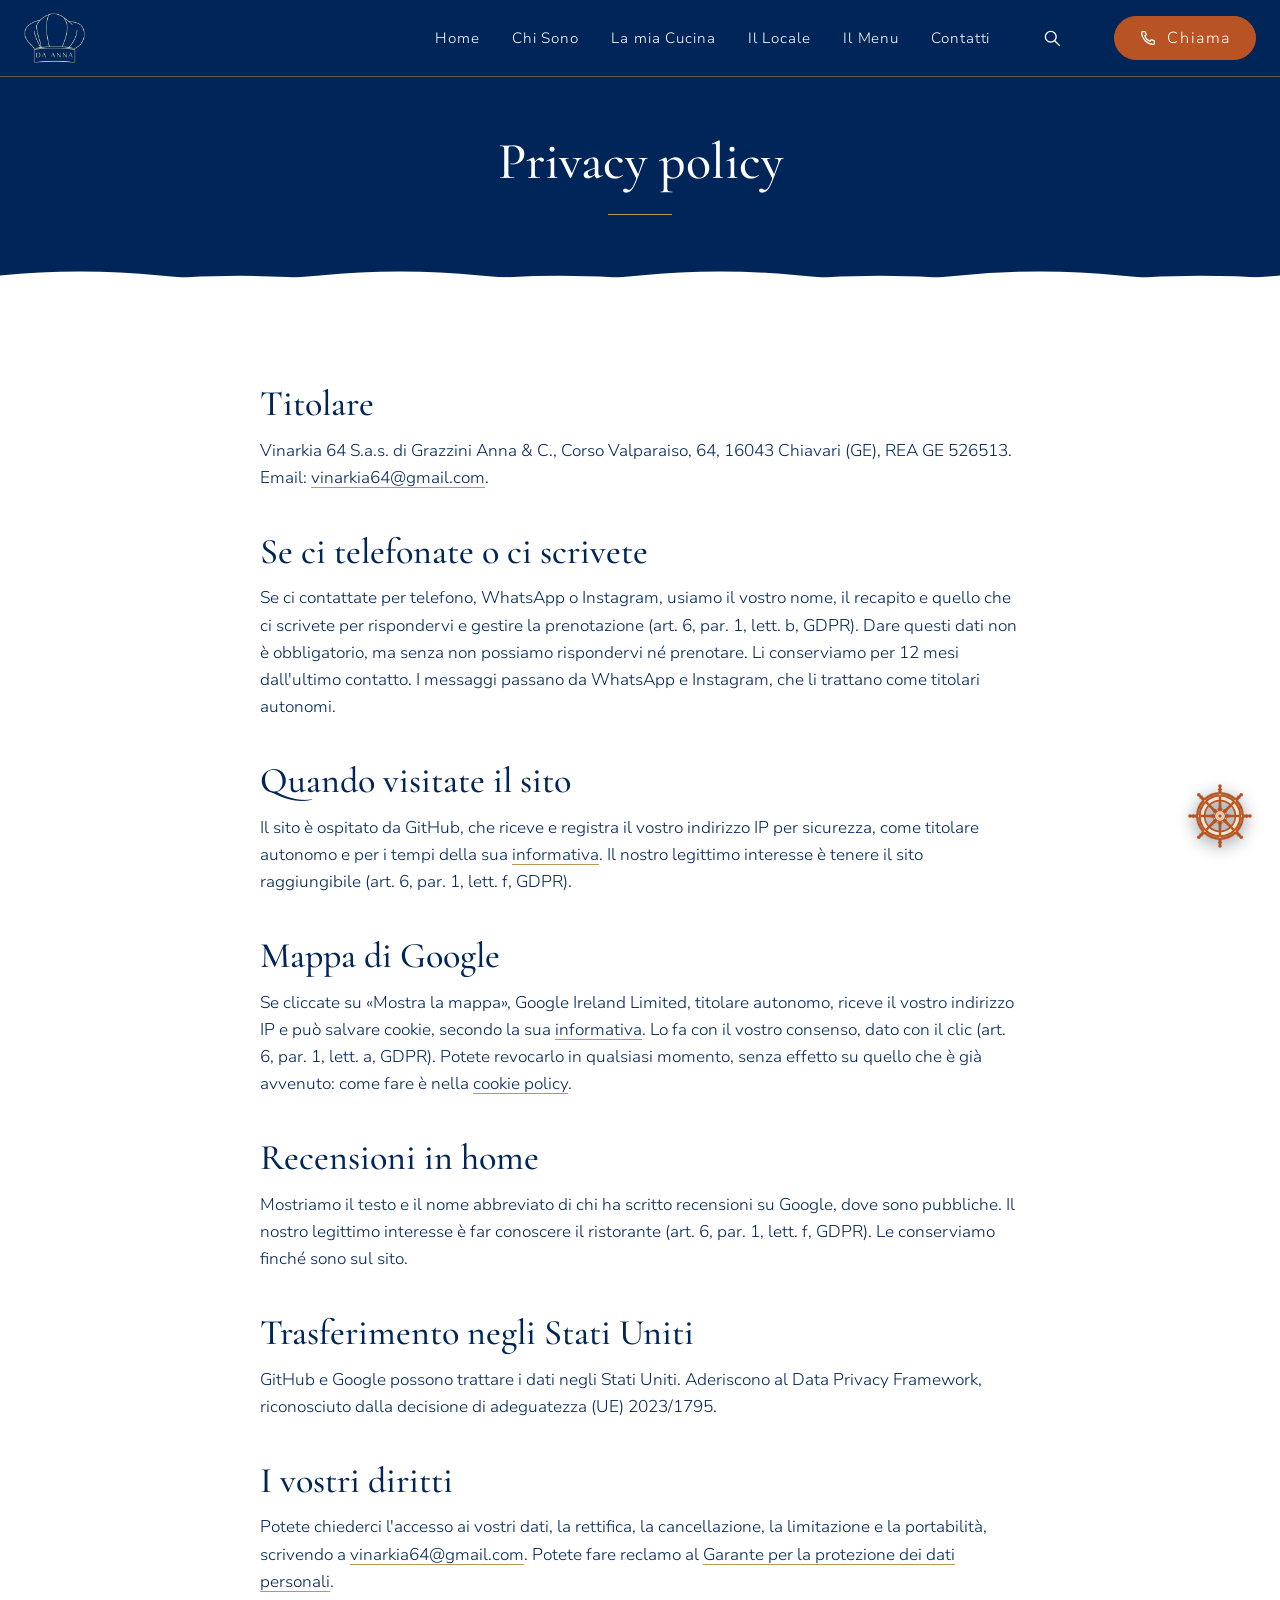
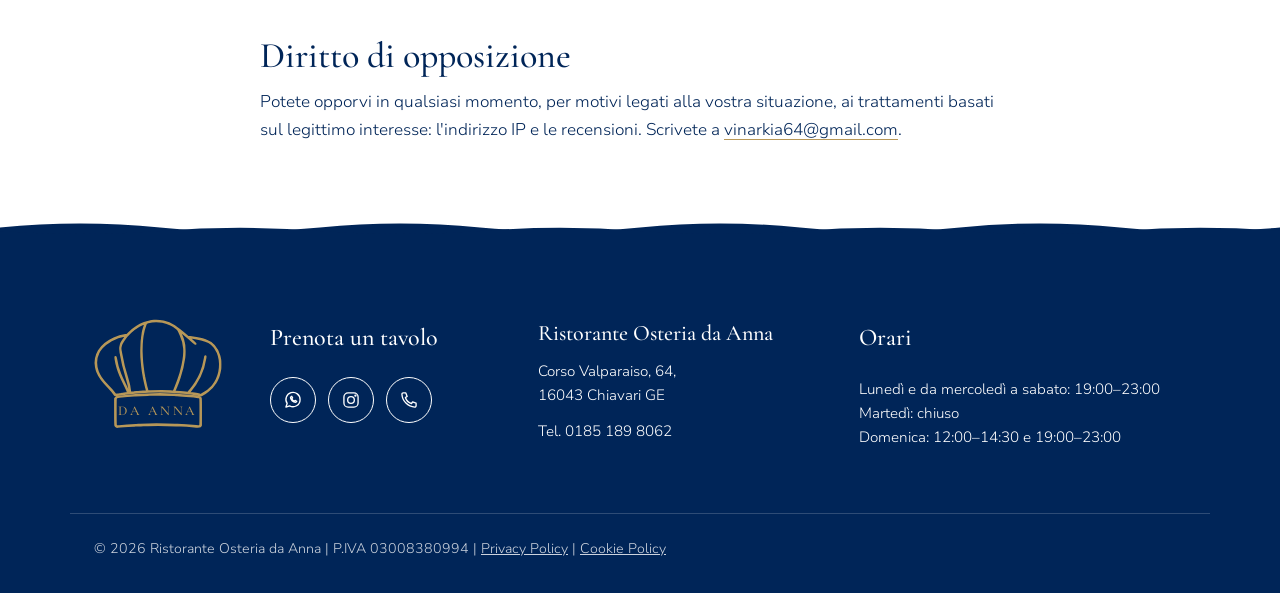
<file: privacy-policy/index.html>
<!DOCTYPE html>
<html lang="it">
<head>
<meta charset="utf-8">
<meta name="viewport" content="width=device-width, initial-scale=1">
<script>document.documentElement.className = 'js';</script>
<title>Privacy policy | Ristorante Osteria da Anna</title>
<meta name="description" content="Privacy policy del Ristorante Osteria da Anna a Chiavari: titolare, dati usati e diritti.">
<link rel="canonical" href="https://www.osteriadaannachiavari.com/privacy-policy">
<meta property="og:title" content="Privacy policy | Ristorante Osteria da Anna">
<meta property="og:description" content="Privacy policy del Ristorante Osteria da Anna a Chiavari: titolare, dati usati e diritti.">
<meta property="og:image" content="https://www.osteriadaannachiavari.com/img/condivisione-cappello-sala-osteria-da-anna-chiavari-1200x630.jpg">
<meta property="og:image:width" content="1200">
<meta property="og:image:height" content="630">
<meta property="og:url" content="https://www.osteriadaannachiavari.com/privacy-policy">
<meta property="og:site_name" content="Ristorante Osteria da Anna">
<meta property="og:type" content="website">
<meta name="google-site-verification" content="gt6PDQ370vb46KvIJoNbGtGothzg73l_Yf3GxpFi1m4">
<meta name="msvalidate.01" content="6DDF1A7069FC9545693EBD73ADD46002">
<meta name="twitter:card" content="summary_large_image">
<meta name="twitter:image" content="https://www.osteriadaannachiavari.com/img/condivisione-cappello-sala-osteria-da-anna-chiavari-1200x630.jpg">
<link rel="icon" sizes="192x192" href="/img/f4c59d_c7c8805771dc455fa762c5e1119b608d~mv2_192x192.jpg" type="image/png">
<link rel="shortcut icon" href="/img/f4c59d_c7c8805771dc455fa762c5e1119b608d~mv2_32x32.jpg" type="image/png">
<link rel="apple-touch-icon" href="/img/f4c59d_c7c8805771dc455fa762c5e1119b608d~mv2_180x180.jpg" type="image/png">
<link rel="stylesheet" href="/css/font-regolato.css">
<link rel="stylesheet" href="/css/stile.css?v=20261124f">
<link rel="stylesheet" href="/css/pagine.css?v=20261120e">
<script type="application/ld+json">{"@context":"https://schema.org/","@type":"Restaurant","name":"Ristorante Osteria da Anna","url":"https://www.osteriadaannachiavari.com","image":"https://www.osteriadaannachiavari.com/img/f4c59d_fd06059a17c2491ca986d9f26ad82a1e~mv2_2361x1330.png","telephone":"+39 0185 189 8062","address":{"@type":"PostalAddress","streetAddress":"Corso Valparaiso, 64","addressLocality":"Chiavari","postalCode":"16043","addressRegion":"GE","addressCountry":"IT"},"geo":{"@type":"GeoCoordinates","latitude":44.3168968,"longitude":9.3165284},"priceRange":"30-60 €","servesCuisine":["Pesce","Ligure"],"sameAs":["https://www.instagram.com/osteria_da_anna_/"],"hasMap":"https://maps.google.com/?cid=7680417386147146536","hasMenu":"https://www.osteriadaannachiavari.com/menu","openingHoursSpecification":[{"@type":"OpeningHoursSpecification","dayOfWeek":["Monday","Wednesday","Thursday","Friday","Saturday"],"opens":"19:00","closes":"23:00"},{"@type":"OpeningHoursSpecification","dayOfWeek":"Sunday","opens":"12:00","closes":"14:30"},{"@type":"OpeningHoursSpecification","dayOfWeek":"Sunday","opens":"19:00","closes":"23:00"}]}</script>
</head>
<body class="font-testo">
<svg class="nascosto" aria-hidden="true" focusable="false">
  <defs>
    <path id="onda-d" d="M0 22 q90.0 -11.25 180.0 0 t180.0 0 q90.0 -11.25 180.0 0 t180.0 0 q90.0 -11.25 180.0 0 t180.0 0 q90.0 -11.25 180.0 0 t180.0 0 q90.0 -11.25 180.0 0 t180.0 0 q90.0 -11.25 180.0 0 t180.0 0 q90.0 -11.25 180.0 0 t180.0 0 q90.0 -11.25 180.0 0 t180.0 0 L2880 40 L0 40 Z" fill="currentColor"/>
    <path id="onda-f" d="M0 27 q90.0 8.75 180.0 0 t180.0 0 q90.0 8.75 180.0 0 t180.0 0 q90.0 8.75 180.0 0 t180.0 0 q90.0 8.75 180.0 0 t180.0 0 q90.0 8.75 180.0 0 t180.0 0 q90.0 8.75 180.0 0 t180.0 0 q90.0 8.75 180.0 0 t180.0 0 q90.0 8.75 180.0 0 t180.0 0 L2880 40 L0 40 Z" fill="currentColor"/>
    <pattern id="maglie-catena" width="12" height="16" patternUnits="userSpaceOnUse"><rect x="3" y="1" width="6" height="10" rx="3" fill="none" stroke="#B89858" stroke-width="1.3"/><path d="M6 9 V17" stroke="#B89858" stroke-width="1.6" stroke-linecap="round"/></pattern>
    <g id="ancora"><circle cx="12" cy="4.5" r="2" style="fill: var(--fondo-ancora, #FFFFFF)"/><path d="M12 6.5V21M8 9.5h8M4.5 13.5c.5 4.3 3.6 7.5 7.5 7.5s7-3.2 7.5-7.5M3 15l1.5-1.5L6 15M18 15l1.5-1.5L21 15"/></g>
  </defs>
</svg>
<button class="salta" type="button" data-salta>Skip to Main Content</button>

<header class="testata fascia-blu">
  <div class="contenuto testata-riga">
    <a class="testata-logo" href="/" aria-label="Ristorante Osteria da Anna, home">
      <picture>
        <source type="image/avif" srcset="/img/logo-cappello-osteria-da-anna-chiavari-200x164.avif">
        <img src="/img/logo-cappello-osteria-da-anna-chiavari-200x164.png" width="61" height="50" alt="Cappello da Cuoco - Logo Ristorante Osteria da Anna - Chiavari">
      </picture>
    </a>
    <nav class="nav" id="menu-principale" aria-label="Menu principale">
      <a href="/">Home</a>
      <a href="/chi-siamo">Chi Sono</a>
      <a href="/la-mia-cucina">La mia Cucina</a>
      <a href="/il-locale">Il Locale</a>
      <a href="/menu">Il Menu</a>
      <a href="/contatti">Contatti</a>
    </nav>
    <button class="testata-cerca" type="button" aria-label="Cerca nel sito" data-ricerca-apri><svg viewBox="0 0 24 24" width="20" height="20" aria-hidden="true"><circle cx="10.5" cy="10.5" r="6.5"/><path d="M15.5 15.5 21 21"/></svg></button>
    <a class="bottone cta testata-chiama" href="tel:+3901851898062"><svg class="icona-linea" viewBox="0 0 24 24" width="18" height="18" aria-hidden="true"><path d="M5 3.5h3.2l1.6 4.2-2.1 1.3a11 11 0 0 0 7.3 7.3l1.3-2.1 4.2 1.6V19a1.5 1.5 0 0 1-1.6 1.5A16.5 16.5 0 0 1 3.5 5.1 1.5 1.5 0 0 1 5 3.5z"/></svg> Chiama</a>
    <button class="menu-tel-apri" type="button" data-menu-tel aria-controls="menu-principale" aria-label="Open navigation menu" aria-expanded="false"><span></span><span></span><span></span></button>
  </div>
  <div class="ricerca font-testo" data-ricerca hidden>
    <div class="ricerca-velo" data-ricerca-chiudi></div>
    <div class="ricerca-pannello" role="dialog" aria-label="Search">
      <form class="ricerca-campo" action="/search" role="search" id="ricerca-modulo" data-ricerca-form>
        <span class="ricerca-lente"><svg viewBox="33 33 134 134" aria-hidden="true"><path d="M54.758 119.575c-8.658-8.658-13.425-20.167-13.425-32.408 0-12.234 4.767-23.742 13.425-32.4 8.659-8.659 20.167-13.434 32.409-13.434 12.241 0 23.75 4.775 32.408 13.434C128.233 63.425 133 74.933 133 87.167c0 12.241-4.767 23.75-13.425 32.408C110.917 128.233 99.408 133 87.167 133c-12.242 0-23.75-4.767-32.409-13.425Zm111.6 40.892-38.083-38.092c8.425-9.808 13.058-22.133 13.058-35.208 0-14.467-5.633-28.067-15.866-38.292C115.242 38.642 101.633 33 87.167 33 72.7 33 59.1 38.642 48.867 48.875 38.633 59.1 33 72.7 33 87.167c0 14.475 5.633 28.066 15.867 38.3C59.1 135.7 72.7 141.333 87.167 141.333c13.075 0 25.4-4.633 35.216-13.066l38.084 38.091 5.891-5.891Z" fill-rule="evenodd"/></svg></span>
        <input type="search" name="q" placeholder="Search" autocomplete="off" aria-label="Search" data-ricerca-input>
        <button class="ricerca-svuota" type="button" aria-label="Clear search" data-ricerca-svuota hidden><svg viewBox="0 0 10 10" aria-hidden="true"><path d="M1 1l8 8M9 1L1 9"/></svg></button>
      </form>
      <button class="ricerca-close" type="button" data-ricerca-chiudi>Close</button>
      <div class="ricerca-corpo" data-ricerca-corpo>
        <div class="ricerca-pagine">
          <h2 class="fk">Other Pages</h2>
          <ul>
          <li class="ricerca-scheda"><span class="ricerca-miniatura"><picture><source type="image/avif" srcset="/img/f4c59d_fd06059a17c2491ca986d9f26ad82a1e~mv2_164x164.avif"><img src="/img/f4c59d_fd06059a17c2491ca986d9f26ad82a1e~mv2_164x164.png" width="82" height="82" alt="" loading="lazy"></picture></span><span class="ricerca-testi"><a href="/menu#piatti" target="_self">I piatti in foto | Ristorante Osteria da Anna</a><span class="ricerca-desc">Osteria da Anna a Chiavari:Rivisitazione di antichi sapori senza tempo.
Non aspettetevi un menu fisso e immutabile; aspettatevi invece  la sorpresa e la garanzia di un prodotto selezionato quotidianamente, sopratutto pesce fresco, proveniente direttamente da vari mercati ittici in base alla stagionalità. Passione e ricerca costante di nuove ricette, ma anche la proposta di buona parte della cucina casalinga di una volta.</span></span></li>
          <li class="ricerca-scheda"><span class="ricerca-miniatura"><picture><source type="image/avif" srcset="/img/f4c59d_fd06059a17c2491ca986d9f26ad82a1e~mv2_164x164.avif"><img src="/img/f4c59d_fd06059a17c2491ca986d9f26ad82a1e~mv2_164x164.png" width="82" height="82" alt="" loading="lazy"></picture></span><span class="ricerca-testi"><a href="/" target="_self">Osteria da Anna | Ristorante sul lungomare a Chiavari | Ristorante di pesce Chiavari</a><span class="ricerca-desc">Osteria da Anna: Ristorante sul Lungomare a Chiavari.  Ristorante di pesce. Un mix di sapori unici: la freschezza della Liguria, la passione della Toscana e il cuore della Campania in ogni piatto. Ottima carta dei vini. Scopri il menù del giorno. Siamo nei pressi del Miramare. Prenota un tavolo vista mare.</span></span></li>
          <li class="ricerca-scheda"><span class="ricerca-miniatura"><picture><source type="image/avif" srcset="/img/f4c59d_fd06059a17c2491ca986d9f26ad82a1e~mv2_164x164.avif"><img src="/img/f4c59d_fd06059a17c2491ca986d9f26ad82a1e~mv2_164x164.png" width="82" height="82" alt="" loading="lazy"></picture></span><span class="ricerca-testi"><a href="/menu" target="_self">Il Menu | Osteria da Anna | Ristorante di pesce Chiavari</a><span class="ricerca-desc">Osteria da Anna a Chiavari: un incontro inaspettato tra Nord e Sud, tra mare e terra, tra passione toscana e calore campano, che da vita ad una cucina unica.
Il nostro menu è dettato dalla disponibilità giornaliera della materia prima, garantendo freschezza e un forte legame con il territorio, ma è estremamente dinamico e stagionale.</span></span></li>
          </ul>
          <button class="ricerca-tutti" type="submit" form="ricerca-modulo" data-ricerca-tutti>Show All Results</button>
        </div>
      </div>
    </div>
  </div>
</header>

<main id="principale" tabindex="-1">

<!-- 1. Hero tutta blu, sottile: solo l'H1 (come Il Menu) -->
<section class="fascia-blu sezione hero-blu hero-centro hero-sottile" aria-labelledby="titolo-pagina">
  <div class="contenuto">
    <h1 id="titolo-pagina" class="titolo h1">Privacy policy</h1>
    <hr class="linea-oro">
  </div>
</section>

<!-- 2. Il testo: colonna stretta, allineata a sinistra -->
<section class="fascia-bianca sezione testo-legale" aria-label="Testo della privacy policy">
  <div class="onda-bordo" aria-hidden="true"><svg class="onda-dietro" viewBox="0 0 2880 40" preserveAspectRatio="none"><use href="#onda-d"/></svg><svg class="onda-fronte" viewBox="0 0 2880 40" preserveAspectRatio="none"><use href="#onda-f"/></svg></div>
  <div class="contenuto stretto testo-sx">
    <h2 class="titolo h2">Titolare</h2>
    <p>Vinarkia 64 S.a.s. di Grazzini Anna &amp; C., Corso Valparaiso, 64, 16043 Chiavari (GE), REA GE 526513. Email: <a class="testo-link" href="mailto:vinarkia64@gmail.com">vinarkia64@gmail.com</a>.</p>
    <h2 class="titolo h2">Se ci telefonate o ci scrivete</h2>
    <p>Se ci contattate per telefono, WhatsApp o Instagram, usiamo il vostro nome, il recapito e quello che ci scrivete per rispondervi e gestire la prenotazione (art. 6, par. 1, lett. b, GDPR). Dare questi dati non è obbligatorio, ma senza non possiamo rispondervi né prenotare. Li conserviamo per 12 mesi dall'ultimo contatto. I messaggi passano da WhatsApp e Instagram, che li trattano come titolari autonomi.</p>
    <h2 class="titolo h2">Quando visitate il sito</h2>
    <p>Il sito è ospitato da GitHub, che riceve e registra il vostro indirizzo IP per sicurezza, come titolare autonomo e per i tempi della sua <a class="testo-link" href="https://docs.github.com/en/site-policy/privacy-policies/github-general-privacy-statement" target="_blank" rel="noopener">informativa</a>. Il nostro legittimo interesse è tenere il sito raggiungibile (art. 6, par. 1, lett. f, GDPR).</p>
    <h2 class="titolo h2">Mappa di Google</h2>
    <p>Se cliccate su «Mostra la mappa», Google Ireland Limited, titolare autonomo, riceve il vostro indirizzo IP e può salvare cookie, secondo la sua <a class="testo-link" href="https://policies.google.com/privacy?hl=it" target="_blank" rel="noopener">informativa</a>. Lo fa con il vostro consenso, dato con il clic (art. 6, par. 1, lett. a, GDPR). Potete revocarlo in qualsiasi momento, senza effetto su quello che è già avvenuto: come fare è nella <a class="testo-link" href="/cookie-policy">cookie policy</a>.</p>
    <h2 class="titolo h2">Recensioni in home</h2>
    <p>Mostriamo il testo e il nome abbreviato di chi ha scritto recensioni su Google, dove sono pubbliche. Il nostro legittimo interesse è far conoscere il ristorante (art. 6, par. 1, lett. f, GDPR). Le conserviamo finché sono sul sito.</p>
    <h2 class="titolo h2">Trasferimento negli Stati Uniti</h2>
    <p>GitHub e Google possono trattare i dati negli Stati Uniti. Aderiscono al Data Privacy Framework, riconosciuto dalla decisione di adeguatezza (UE) 2023/1795.</p>
    <h2 class="titolo h2">I vostri diritti</h2>
    <p>Potete chiederci l'accesso ai vostri dati, la rettifica, la cancellazione, la limitazione e la portabilità, scrivendo a <a class="testo-link" href="mailto:vinarkia64@gmail.com">vinarkia64@gmail.com</a>. Potete fare reclamo al <a class="testo-link" href="https://www.garanteprivacy.it" target="_blank" rel="noopener">Garante per la protezione dei dati personali</a>.</p>
    <h2 class="titolo h2">Diritto di opposizione</h2>
    <p>Potete opporvi in qualsiasi momento, per motivi legati alla vostra situazione, ai trattamenti basati sul legittimo interesse: l'indirizzo IP e le recensioni. Scrivete a <a class="testo-link" href="mailto:vinarkia64@gmail.com">vinarkia64@gmail.com</a>.</p>
  </div>
</section>

</main>

<footer class="piede fascia-blu" id="piede">
  <div class="onda-bordo" aria-hidden="true"><svg class="onda-dietro" viewBox="0 0 2880 40" preserveAspectRatio="none"><use href="#onda-d"/></svg><svg class="onda-fronte" viewBox="0 0 2880 40" preserveAspectRatio="none"><use href="#onda-f"/></svg></div>
  <div class="contenuto piede-griglia">
    <svg class="piede-logo si-disegna" viewBox="0 0 911 779" role="img" aria-label="Cappello da Cuoco - logo Ristorante Osteria da Anna - ristorante di pesce sul lungomare di Chiavari"><path class="tratto" data-matita="1" d="M736.5 541.4C716.3 537.2 680.0 531.3 661.5 529.1C631.8 525.6 572.7 521.2 524.4 518.9C501.6 517.8 405.3 518.2 386.0 519.5C295.1 525.5 271.5 527.5 226.0 533.6C211.4 535.5 189.8 538.7 177.9 540.5C150.3 544.9 150.1 544.9 148.3 542.5C134.3 522.5 124.3 510.6 105.5 491.0C74.7 458.9 67.5 450.8 54.2 433.0C37.3 410.7 30.9 399.5 22.1 377.2C17.3 365.2 15.9 360.1 12.4 342.0C10.2 331.0 9.9 293.0 11.9 282.5C16.2 259.7 22.9 242.0 33.3 225.0C54.9 190.1 94.9 157.4 141.6 136.4C165.8 125.6 198.9 115.9 223.5 112.4L235.5 110.7L250.1 96.6C281.5 66.2 318.5 42.1 357.0 27.0C368.6 22.4 385.7 17.2 396.0 15.1C408.6 12.6 412.2 12.1 426.7 10.9C446.8 9.2 470.6 11.0 494.5 15.9C520.2 21.2 550.2 34.0 573.0 49.3C590.5 61.0 636.7 97.5 662.8 120.2C666.0 123.0 669.6 125.1 671.4 125.4C673.1 125.7 678.3 126.3 683.0 126.9C736.3 133.5 767.4 139.7 793.3 148.7C847.1 167.4 878.8 203.3 894.4 263.5C896.6 272.1 897.3 275.4 900.2 291.5C901.7 300.3 901.8 348.3 900.3 356.0C899.7 359.0 898.6 365.1 897.9 369.5C896.9 376.3 895.0 384.7 891.0 399.5C889.8 404.0 887.0 412.1 885.5 415.5C884.8 417.1 883.2 420.8 882.1 423.7C879.0 431.5 871.9 445.4 866.0 455.0C851.9 478.0 833.1 498.4 810.4 515.5C795.3 526.9 762.9 546.1 759.3 545.9C758.3 545.8 748.1 543.8 736.5 541.4Z"></path><path class="tratto" data-matita="1" d="M195.5 531.1C206.5 529.5 220.0 527.6 225.5 527.0C231.0 526.3 236.7 525.5 238.2 525.1L240.9 524.5L234.6 509.0C231.1 500.5 222.1 480.9 214.5 465.5C188.6 412.7 177.0 385.3 167.5 354.1C159.5 327.5 155.3 309.7 152.0 287.0C149.6 270.3 149.8 267.7 153.8 268.2C156.4 268.5 156.5 268.9 157.7 277.0C163.7 317.0 173.4 353.5 188.0 390.0C196.0 410.1 200.7 420.3 220.0 460.0C233.7 488.3 243.7 511.1 247.4 522.2C248.0 524.1 249.7 524.5 251.8 523.1C252.9 522.5 252.8 520.3 251.6 510.9C247.4 480.0 242.3 457.6 231.6 423.2C211.5 358.8 195.8 293.5 186.9 237.1C181.7 204.4 183.3 190.5 194.5 168.5C200.9 156.1 204.7 150.2 217.8 132.7L228.2 118.9L223.3 119.5C193.3 123.7 149.5 138.5 123.9 153.1C95.8 169.2 74.7 185.6 57.7 204.5C46.6 216.8 40.6 225.6 33.0 240.8C20.9 264.8 17.0 281.8 17.0 310.4C17.0 336.5 20.1 353.2 29.2 376.0C34.9 390.4 39.7 399.2 50.3 415.0C66.3 438.9 73.4 447.4 103.5 478.6C129.2 505.1 137.6 514.7 146.8 527.7L153.8 537.6L164.7 535.8C170.6 534.8 184.5 532.7 195.5 531.1Z"></path><path class="tratto" data-matita="1" d="M286.1 520.1C291.4 519.5 299.3 518.8 303.6 518.5C307.9 518.2 313.1 517.7 315.0 517.5C316.9 517.3 322.8 516.8 328.0 516.5C333.2 516.1 342.7 515.5 349.0 514.9C355.3 514.4 363.7 514.0 367.7 514.0C371.6 514.0 375.1 513.6 375.4 513.2C375.7 512.8 375.0 509.0 373.9 504.9C370.7 493.3 363.5 464.1 362.0 457.5C361.3 454.2 360.4 450.1 360.0 448.5C359.6 446.9 358.7 442.8 358.0 439.5C357.4 436.2 356.4 431.5 355.8 429.0C353.6 418.7 353.1 416.2 352.0 410.0C351.4 406.4 350.5 401.2 350.0 398.5C349.1 393.9 348.7 391.0 346.0 373.8C343.4 356.6 339.8 324.5 338.0 303.0C337.4 296.1 336.4 285.3 335.8 279.0C335.0 271.8 334.5 250.0 334.5 220.5C334.5 161.9 335.4 151.1 345.0 96.8C347.2 84.4 351.0 70.4 358.0 49.3C360.7 40.9 363.0 33.6 363.0 33.0C363.0 31.1 334.7 43.5 321.5 51.3C276.1 78.1 239.0 112.7 211.8 153.5C203.7 165.6 196.5 179.5 193.6 188.3C190.3 198.2 189.0 215.2 191.0 222.0C191.6 223.9 193.2 232.2 194.6 240.5C203.9 296.4 221.9 369.2 241.5 431.0C249.3 455.4 255.9 486.5 258.1 508.9L259.4 522.3L268.0 521.6C272.7 521.3 280.8 520.6 286.1 520.1Z"></path><path class="tratto" data-matita="1" d="M568.0 509.2C570.4 504.1 585.5 466.0 590.0 454.0C591.6 449.9 594.6 441.8 596.8 436.0C607.5 407.9 620.9 361.5 627.9 328.5C639.0 276.3 642.3 244.3 640.1 210.7C637.4 169.4 633.2 153.4 614.3 113.0C612.4 108.9 609.1 101.7 607.0 97.0C597.0 74.4 598.1 76.1 587.9 68.7C571.2 56.7 558.7 48.4 550.0 43.8C530.5 33.4 506.2 24.7 486.5 21.2C469.8 18.2 462.9 17.6 443.0 17.6C418.4 17.5 407.2 18.8 386.0 24.2C372.7 27.5 373.1 27.1 369.2 38.0C359.8 64.0 351.7 94.8 348.1 119.0C347.4 123.1 346.5 129.2 346.0 132.5C344.6 141.8 343.2 157.7 341.9 177.5C340.7 197.3 341.2 257.9 342.8 279.5C343.4 286.6 344.1 296.8 344.4 302.0C344.8 307.2 345.5 315.0 346.0 319.3C347.6 332.0 348.9 343.2 349.5 348.0C351.0 361.3 353.5 378.2 355.0 386.5C355.6 389.8 356.5 395.0 357.1 398.0C357.6 401.0 358.5 405.8 359.0 408.5C359.6 411.2 360.4 415.8 360.9 418.5C361.9 424.3 365.1 439.4 368.1 453.0C369.2 458.2 370.6 464.3 371.1 466.5C372.1 471.1 376.8 489.6 380.0 501.4C383.5 514.4 381.1 513.3 403.8 512.4C429.2 511.3 529.8 511.6 541.5 512.8C546.5 513.3 554.0 513.8 558.2 513.9L565.9 514.0L568.0 509.2Z"></path><path class="tratto" data-matita="1" d="M765.7 535.7C796.9 518.0 822.6 498.3 839.1 479.5C843.8 474.2 855.6 458.0 860.0 451.0C898.3 389.4 905.9 306.2 879.4 239.5C870.1 215.9 853.9 193.7 835.2 178.8C812.5 160.7 782.1 149.8 729.0 140.6C711.9 137.6 682.5 133.7 681.0 134.2C679.9 134.5 693.8 147.2 713.1 163.5C722.9 171.8 724.9 173.9 724.7 176.0C724.6 177.5 723.8 178.6 722.7 178.8C720.7 179.2 717.9 177.0 689.9 152.5C672.2 136.9 645.0 114.3 617.8 92.2L610.0 85.9L612.9 92.2C614.5 95.7 617.3 101.9 619.3 106.0C629.5 128.0 632.3 134.8 635.9 145.6C644.2 170.7 646.8 190.8 646.8 229.5C646.8 253.3 646.5 260.1 644.5 274.5C637.8 324.1 627.5 368.2 611.5 416.5C605.7 434.0 591.9 471.5 589.9 475.2C589.4 476.2 589.0 477.4 589.0 478.0C589.0 478.6 588.2 480.9 587.1 483.3C586.1 485.6 584.0 490.4 582.5 494.0C581.0 497.6 578.7 502.9 577.4 505.8C573.4 514.6 573.5 514.7 584.8 515.4C607.6 516.9 658.0 521.4 665.5 522.5C668.3 523.0 669.2 522.1 680.4 508.5C715.1 466.3 739.2 428.2 756.7 387.5C770.3 356.2 781.2 317.9 787.1 281.0C788.3 273.0 789.8 265.9 790.3 265.2C791.6 263.5 794.7 263.7 795.4 265.5C795.7 266.3 795.8 268.3 795.5 269.8C795.3 271.3 794.6 276.3 794.0 281.0C788.3 323.4 774.2 369.0 754.0 410.5C737.4 444.4 711.7 483.2 685.7 513.5C680.3 519.8 677.6 523.7 678.3 524.1C679.0 524.5 682.2 525.1 685.5 525.5C700.3 527.2 755.7 537.4 756.9 538.6C757.9 539.6 760.1 538.8 765.7 535.7Z"></path><path class="tratto" data-matita="2" d="M161.5 768.8C157.0 767.2 152.2 763.3 150.2 759.7C148.6 756.7 148.5 750.1 148.5 661.5L148.5 566.5L150.7 562.3C153.5 557.1 158.7 553.1 164.0 551.9C170.2 550.5 205.2 546.6 238.0 543.6C276.9 540.1 309.4 537.9 369.5 534.9C398.0 533.5 530.4 533.4 552.0 534.8C561.1 535.4 576.8 536.4 587.0 537.0C612.3 538.4 648.3 541.1 668.5 543.0C714.9 547.4 745.9 550.9 749.8 552.2C754.0 553.5 759.6 558.3 761.8 562.4C763.3 565.2 763.4 573.7 763.1 661.0L762.8 756.5L760.5 760.6C759.2 762.9 757.1 765.4 755.8 766.2C749.8 770.1 748.3 770.1 712.7 767.0C678.7 764.1 643.4 761.6 618.5 760.5C611.4 760.2 596.0 759.5 584.5 759.0C527.6 756.5 423.4 755.6 381.5 757.3C371.1 757.7 349.4 758.5 333.5 759.0C317.6 759.6 300.7 760.2 296.0 760.5C291.3 760.7 283.0 761.2 277.5 761.5C243.0 763.3 184.9 767.6 168.5 769.5C166.3 769.7 163.2 769.4 161.5 768.8Z"></path><path class="tratto" data-matita="2" d="M180.3 761.0C204.4 758.4 267.9 753.9 299.5 752.5C306.6 752.2 320.1 751.5 329.5 751.0C373.0 748.6 458.5 747.6 513.8 748.9C543.9 749.5 571.6 750.3 575.5 750.5C579.4 750.7 587.5 751.2 593.5 751.4C638.9 753.6 666.5 755.5 726.6 760.6C749.2 762.6 750.6 762.4 754.0 756.8C756.0 753.6 756.0 751.6 756.0 660.5C756.0 569.4 756.0 567.4 754.0 564.2C752.9 562.4 750.5 560.3 748.8 559.5C742.3 556.7 635.8 546.5 591.0 544.5C584.1 544.2 575.1 543.7 571.0 543.5C520.3 540.5 436.4 539.7 387.5 541.8C329.4 544.2 333.7 544.0 285.0 547.0C239.2 549.8 168.3 557.3 163.1 559.9C161.2 560.8 158.9 563.1 157.8 565.0C156.1 568.3 156.0 573.0 156.0 661.5C156.1 761.3 155.9 757.7 161.1 760.6C164.0 762.2 168.2 762.3 180.3 761.0Z"></path><path class="cappello-pieno" fill-rule="evenodd" d="M161.5 768.8C157.0 767.2 152.2 763.3 150.2 759.7C148.6 756.7 148.5 750.1 148.5 661.5L148.5 566.5L150.7 562.3C153.5 557.1 158.7 553.1 164.0 551.9C170.2 550.5 205.2 546.6 238.0 543.6C276.9 540.1 309.4 537.9 369.5 534.9C398.0 533.5 530.4 533.4 552.0 534.8C561.1 535.4 576.8 536.4 587.0 537.0C612.3 538.4 648.3 541.1 668.5 543.0C714.9 547.4 745.9 550.9 749.8 552.2C754.0 553.5 759.6 558.3 761.8 562.4C763.3 565.2 763.4 573.7 763.1 661.0L762.8 756.5L760.5 760.6C759.2 762.9 757.1 765.4 755.8 766.2C749.8 770.1 748.3 770.1 712.7 767.0C678.7 764.1 643.4 761.6 618.5 760.5C611.4 760.2 596.0 759.5 584.5 759.0C527.6 756.5 423.4 755.6 381.5 757.3C371.1 757.7 349.4 758.5 333.5 759.0C317.6 759.6 300.7 760.2 296.0 760.5C291.3 760.7 283.0 761.2 277.5 761.5C243.0 763.3 184.9 767.6 168.5 769.5C166.3 769.7 163.2 769.4 161.5 768.8Z M180.3 761.0C204.4 758.4 267.9 753.9 299.5 752.5C306.6 752.2 320.1 751.5 329.5 751.0C373.0 748.6 458.5 747.6 513.8 748.9C543.9 749.5 571.6 750.3 575.5 750.5C579.4 750.7 587.5 751.2 593.5 751.4C638.9 753.6 666.5 755.5 726.6 760.6C749.2 762.6 750.6 762.4 754.0 756.8C756.0 753.6 756.0 751.6 756.0 660.5C756.0 569.4 756.0 567.4 754.0 564.2C752.9 562.4 750.5 560.3 748.8 559.5C742.3 556.7 635.8 546.5 591.0 544.5C584.1 544.2 575.1 543.7 571.0 543.5C520.3 540.5 436.4 539.7 387.5 541.8C329.4 544.2 333.7 544.0 285.0 547.0C239.2 549.8 168.3 557.3 163.1 559.9C161.2 560.8 158.9 563.1 157.8 565.0C156.1 568.3 156.0 573.0 156.0 661.5C156.1 761.3 155.9 757.7 161.1 760.6C164.0 762.2 168.2 762.3 180.3 761.0Z M736.5 541.4C716.3 537.2 680.0 531.3 661.5 529.1C631.8 525.6 572.7 521.2 524.4 518.9C501.6 517.8 405.3 518.2 386.0 519.5C295.1 525.5 271.5 527.5 226.0 533.6C211.4 535.5 189.8 538.7 177.9 540.5C150.3 544.9 150.1 544.9 148.3 542.5C134.3 522.5 124.3 510.6 105.5 491.0C74.7 458.9 67.5 450.8 54.2 433.0C37.3 410.7 30.9 399.5 22.1 377.2C17.3 365.2 15.9 360.1 12.4 342.0C10.2 331.0 9.9 293.0 11.9 282.5C16.2 259.7 22.9 242.0 33.3 225.0C54.9 190.1 94.9 157.4 141.6 136.4C165.8 125.6 198.9 115.9 223.5 112.4L235.5 110.7L250.1 96.6C281.5 66.2 318.5 42.1 357.0 27.0C368.6 22.4 385.7 17.2 396.0 15.1C408.6 12.6 412.2 12.1 426.7 10.9C446.8 9.2 470.6 11.0 494.5 15.9C520.2 21.2 550.2 34.0 573.0 49.3C590.5 61.0 636.7 97.5 662.8 120.2C666.0 123.0 669.6 125.1 671.4 125.4C673.1 125.7 678.3 126.3 683.0 126.9C736.3 133.5 767.4 139.7 793.3 148.7C847.1 167.4 878.8 203.3 894.4 263.5C896.6 272.1 897.3 275.4 900.2 291.5C901.7 300.3 901.8 348.3 900.3 356.0C899.7 359.0 898.6 365.1 897.9 369.5C896.9 376.3 895.0 384.7 891.0 399.5C889.8 404.0 887.0 412.1 885.5 415.5C884.8 417.1 883.2 420.8 882.1 423.7C879.0 431.5 871.9 445.4 866.0 455.0C851.9 478.0 833.1 498.4 810.4 515.5C795.3 526.9 762.9 546.1 759.3 545.9C758.3 545.8 748.1 543.8 736.5 541.4Z M765.7 535.7C796.9 518.0 822.6 498.3 839.1 479.5C843.8 474.2 855.6 458.0 860.0 451.0C898.3 389.4 905.9 306.2 879.4 239.5C870.1 215.9 853.9 193.7 835.2 178.8C812.5 160.7 782.1 149.8 729.0 140.6C711.9 137.6 682.5 133.7 681.0 134.2C679.9 134.5 693.8 147.2 713.1 163.5C722.9 171.8 724.9 173.9 724.7 176.0C724.6 177.5 723.8 178.6 722.7 178.8C720.7 179.2 717.9 177.0 689.9 152.5C672.2 136.9 645.0 114.3 617.8 92.2L610.0 85.9L612.9 92.2C614.5 95.7 617.3 101.9 619.3 106.0C629.5 128.0 632.3 134.8 635.9 145.6C644.2 170.7 646.8 190.8 646.8 229.5C646.8 253.3 646.5 260.1 644.5 274.5C637.8 324.1 627.5 368.2 611.5 416.5C605.7 434.0 591.9 471.5 589.9 475.2C589.4 476.2 589.0 477.4 589.0 478.0C589.0 478.6 588.2 480.9 587.1 483.3C586.1 485.6 584.0 490.4 582.5 494.0C581.0 497.6 578.7 502.9 577.4 505.8C573.4 514.6 573.5 514.7 584.8 515.4C607.6 516.9 658.0 521.4 665.5 522.5C668.3 523.0 669.2 522.1 680.4 508.5C715.1 466.3 739.2 428.2 756.7 387.5C770.3 356.2 781.2 317.9 787.1 281.0C788.3 273.0 789.8 265.9 790.3 265.2C791.6 263.5 794.7 263.7 795.4 265.5C795.7 266.3 795.8 268.3 795.5 269.8C795.3 271.3 794.6 276.3 794.0 281.0C788.3 323.4 774.2 369.0 754.0 410.5C737.4 444.4 711.7 483.2 685.7 513.5C680.3 519.8 677.6 523.7 678.3 524.1C679.0 524.5 682.2 525.1 685.5 525.5C700.3 527.2 755.7 537.4 756.9 538.6C757.9 539.6 760.1 538.8 765.7 535.7Z M195.5 531.1C206.5 529.5 220.0 527.6 225.5 527.0C231.0 526.3 236.7 525.5 238.2 525.1L240.9 524.5L234.6 509.0C231.1 500.5 222.1 480.9 214.5 465.5C188.6 412.7 177.0 385.3 167.5 354.1C159.5 327.5 155.3 309.7 152.0 287.0C149.6 270.3 149.8 267.7 153.8 268.2C156.4 268.5 156.5 268.9 157.7 277.0C163.7 317.0 173.4 353.5 188.0 390.0C196.0 410.1 200.7 420.3 220.0 460.0C233.7 488.3 243.7 511.1 247.4 522.2C248.0 524.1 249.7 524.5 251.8 523.1C252.9 522.5 252.8 520.3 251.6 510.9C247.4 480.0 242.3 457.6 231.6 423.2C211.5 358.8 195.8 293.5 186.9 237.1C181.7 204.4 183.3 190.5 194.5 168.5C200.9 156.1 204.7 150.2 217.8 132.7L228.2 118.9L223.3 119.5C193.3 123.7 149.5 138.5 123.9 153.1C95.8 169.2 74.7 185.6 57.7 204.5C46.6 216.8 40.6 225.6 33.0 240.8C20.9 264.8 17.0 281.8 17.0 310.4C17.0 336.5 20.1 353.2 29.2 376.0C34.9 390.4 39.7 399.2 50.3 415.0C66.3 438.9 73.4 447.4 103.5 478.6C129.2 505.1 137.6 514.7 146.8 527.7L153.8 537.6L164.7 535.8C170.6 534.8 184.5 532.7 195.5 531.1Z M286.1 520.1C291.4 519.5 299.3 518.8 303.6 518.5C307.9 518.2 313.1 517.7 315.0 517.5C316.9 517.3 322.8 516.8 328.0 516.5C333.2 516.1 342.7 515.5 349.0 514.9C355.3 514.4 363.7 514.0 367.7 514.0C371.6 514.0 375.1 513.6 375.4 513.2C375.7 512.8 375.0 509.0 373.9 504.9C370.7 493.3 363.5 464.1 362.0 457.5C361.3 454.2 360.4 450.1 360.0 448.5C359.6 446.9 358.7 442.8 358.0 439.5C357.4 436.2 356.4 431.5 355.8 429.0C353.6 418.7 353.1 416.2 352.0 410.0C351.4 406.4 350.5 401.2 350.0 398.5C349.1 393.9 348.7 391.0 346.0 373.8C343.4 356.6 339.8 324.5 338.0 303.0C337.4 296.1 336.4 285.3 335.8 279.0C335.0 271.8 334.5 250.0 334.5 220.5C334.5 161.9 335.4 151.1 345.0 96.8C347.2 84.4 351.0 70.4 358.0 49.3C360.7 40.9 363.0 33.6 363.0 33.0C363.0 31.1 334.7 43.5 321.5 51.3C276.1 78.1 239.0 112.7 211.8 153.5C203.7 165.6 196.5 179.5 193.6 188.3C190.3 198.2 189.0 215.2 191.0 222.0C191.6 223.9 193.2 232.2 194.6 240.5C203.9 296.4 221.9 369.2 241.5 431.0C249.3 455.4 255.9 486.5 258.1 508.9L259.4 522.3L268.0 521.6C272.7 521.3 280.8 520.6 286.1 520.1Z M568.0 509.2C570.4 504.1 585.5 466.0 590.0 454.0C591.6 449.9 594.6 441.8 596.8 436.0C607.5 407.9 620.9 361.5 627.9 328.5C639.0 276.3 642.3 244.3 640.1 210.7C637.4 169.4 633.2 153.4 614.3 113.0C612.4 108.9 609.1 101.7 607.0 97.0C597.0 74.4 598.1 76.1 587.9 68.7C571.2 56.7 558.7 48.4 550.0 43.8C530.5 33.4 506.2 24.7 486.5 21.2C469.8 18.2 462.9 17.6 443.0 17.6C418.4 17.5 407.2 18.8 386.0 24.2C372.7 27.5 373.1 27.1 369.2 38.0C359.8 64.0 351.7 94.8 348.1 119.0C347.4 123.1 346.5 129.2 346.0 132.5C344.6 141.8 343.2 157.7 341.9 177.5C340.7 197.3 341.2 257.9 342.8 279.5C343.4 286.6 344.1 296.8 344.4 302.0C344.8 307.2 345.5 315.0 346.0 319.3C347.6 332.0 348.9 343.2 349.5 348.0C351.0 361.3 353.5 378.2 355.0 386.5C355.6 389.8 356.5 395.0 357.1 398.0C357.6 401.0 358.5 405.8 359.0 408.5C359.6 411.2 360.4 415.8 360.9 418.5C361.9 424.3 365.1 439.4 368.1 453.0C369.2 458.2 370.6 464.3 371.1 466.5C372.1 471.1 376.8 489.6 380.0 501.4C383.5 514.4 381.1 513.3 403.8 512.4C429.2 511.3 529.8 511.6 541.5 512.8C546.5 513.3 554.0 513.8 558.2 513.9L565.9 514.0L568.0 509.2Z"/><text class="cappello-scritta" x="455" y="682" text-anchor="middle">DA ANNA</text></svg>
    <div>
      <p class="titolo piede-titolo">Prenota un tavolo</p>
      <div class="piede-icone">
        <a class="icona-tonda" href="https://api.whatsapp.com/send?phone=393347231955" target="_blank" rel="noopener" aria-label="WhatsApp"><svg class="icona-linea" viewBox="0 0 24 24" width="20" height="20" aria-hidden="true"><path d="M20.5 11.6a8.5 8.5 0 0 1-12.6 7.4L3.5 20.5l1.5-4.3a8.5 8.5 0 1 1 15.5-4.6z"/><path d="M9 8.6c0 3.4 2.9 6.3 6.3 6.3l1.2-1.4-2-1-1 .9c-1.3-.5-2.4-1.6-2.9-2.9l.9-1-1-2z"/></svg></a>
        <a class="icona-tonda" href="https://www.instagram.com/osteria_da_anna_/" target="_blank" rel="noopener" aria-label="Instagram"><svg class="icona-linea" viewBox="0 0 24 24" width="20" height="20" aria-hidden="true"><rect x="3.5" y="3.5" width="17" height="17" rx="5"/><circle cx="12" cy="12" r="4"/><circle cx="17.3" cy="6.7" r=".6" fill="currentColor"/></svg></a>
        <a class="icona-tonda" href="tel:+3901851898062" aria-label="Telefono"><svg class="icona-linea" viewBox="0 0 24 24" width="20" height="20" aria-hidden="true"><path d="M5 3.5h3.2l1.6 4.2-2.1 1.3a11 11 0 0 0 7.3 7.3l1.3-2.1 4.2 1.6V19a1.5 1.5 0 0 1-1.6 1.5A16.5 16.5 0 0 1 3.5 5.1 1.5 1.5 0 0 1 5 3.5z"/></svg></a>
      </div>
    </div>
    <div class="piede-nap">
      <p class="titolo piede-nome">Ristorante Osteria da Anna</p>
      <p><a href="https://maps.google.com/?cid=7680417386147146536" target="_blank" rel="noopener">Corso Valparaiso, 64,<br>16043 Chiavari GE</a></p>
      <p>Tel. <a href="tel:+3901851898062">0185 189 8062</a></p>
    </div>
    <div class="piede-orari">
      <p class="titolo piede-titolo">Orari</p>
      <p>Lunedì e da mercoledì a sabato: 19:00–&#8288;23:00<br>Martedì: chiuso<br>Domenica: 12:00–&#8288;14:30 e 19:00–&#8288;23:00</p>
    </div>
  </div>
  <p class="contenuto copyright">© 2026 Ristorante Osteria da Anna | P.IVA&nbsp;03008380994 | <a href="/privacy-policy">Privacy Policy</a> | <a href="/cookie-policy">Cookie Policy</a></p>
</footer>

<button class="timone" type="button" aria-label="Instagram" aria-expanded="false" aria-controls="timone-instagram" data-timone>
<svg viewBox="0 0 100 100" aria-hidden="true"><g class="ruota"><circle cx="50" cy="50" r="37" fill="none" stroke="#7E3814" stroke-width=".8" opacity=".6"/><path class="razza" fill="currentColor" d="M58 46.9 C58.3 46.35 60.6 47.59 61 47.6 C61.4 47.61 61.8 47 62 47 C62.2 47 62 47.5 63 47.6 C64 47.7 70.3 47.95 72 48 C73.7 48.05 78.6 48.1 80 48.1 C81.4 48.1 85.26 48.14 86 48 C86.74 47.86 87.16 46.7 87.4 46.7 C87.64 46.7 88.22 47.95 88.4 48 C88.58 48.05 89.04 47.2 89.2 47.2 C89.36 47.2 89.74 48.05 90 48 C90.26 47.95 91.46 46.7 91.8 46.7 C92.14 46.7 93.19 47.83 93.4 48 C93.61 48.17 93.79 48.44 93.9 48.4 C94.01 48.36 94.38 47.6 94.5 47.6 C94.62 47.6 95.01 48.32 95.1 48.4 C95.19 48.48 95.37 48.08 95.4 48.4 C95.43 48.72 95.43 51.28 95.4 51.6 C95.37 51.92 95.19 51.52 95.1 51.6 C95.01 51.68 94.62 52.4 94.5 52.4 C94.38 52.4 94.01 51.64 93.9 51.6 C93.79 51.56 93.61 51.83 93.4 52 C93.19 52.17 92.14 53.3 91.8 53.3 C91.46 53.3 90.26 52.05 90 52 C89.74 51.95 89.36 52.8 89.2 52.8 C89.04 52.8 88.58 51.95 88.4 52 C88.22 52.05 87.64 53.3 87.4 53.3 C87.16 53.3 86.74 52.14 86 52 C85.26 51.86 81.4 51.9 80 51.9 C78.6 51.9 73.7 51.95 72 52 C70.3 52.05 64 52.3 63 52.4 C62 52.5 62.2 53 62 53 C61.8 53 61.4 52.39 61 52.4 C60.6 52.41 58.3 53.65 58 53.1 C57.7 52.55 57.7 47.45 58 46.9 Z"/><circle class="pomolo" cx="97" cy="50" r="2.75" fill="currentColor"/><path class="razza" fill="currentColor" d="M57.85 53.46 C58.45 53.29 59.2 55.79 59.48 56.08 C59.75 56.37 60.47 56.22 60.61 56.36 C60.75 56.51 60.25 56.72 60.89 57.5 C61.53 58.27 65.8 62.9 66.97 64.14 C68.14 65.38 71.57 68.88 72.56 69.87 C73.55 70.86 76.25 73.62 76.87 74.04 C77.49 74.47 78.61 73.94 78.78 74.11 C78.95 74.28 78.48 75.58 78.57 75.74 C78.66 75.9 79.59 75.63 79.7 75.74 C79.81 75.85 79.48 76.72 79.7 76.87 C79.92 77.02 81.65 76.98 81.89 77.22 C82.13 77.46 82.07 79.01 82.1 79.27 C82.13 79.54 82.07 79.86 82.17 79.91 C82.28 79.96 83.08 79.68 83.16 79.77 C83.25 79.85 83.01 80.64 83.02 80.76 C83.03 80.88 83.44 80.72 83.23 80.97 C83.03 81.22 81.22 83.03 80.97 83.23 C80.72 83.44 80.88 83.03 80.76 83.02 C80.64 83.01 79.85 83.25 79.77 83.16 C79.68 83.08 79.96 82.28 79.91 82.17 C79.86 82.07 79.54 82.13 79.27 82.1 C79.01 82.07 77.46 82.13 77.22 81.89 C76.98 81.65 77.02 79.92 76.87 79.7 C76.72 79.48 75.85 79.81 75.74 79.7 C75.63 79.59 75.9 78.66 75.74 78.57 C75.58 78.48 74.28 78.95 74.11 78.78 C73.94 78.61 74.47 77.49 74.04 76.87 C73.62 76.25 70.86 73.55 69.87 72.56 C68.88 71.57 65.38 68.14 64.14 66.97 C62.9 65.8 58.27 61.53 57.5 60.89 C56.72 60.25 56.51 60.75 56.36 60.61 C56.22 60.47 56.37 59.75 56.08 59.48 C55.79 59.2 53.29 58.45 53.46 57.85 C53.64 57.25 57.25 53.64 57.85 53.46 Z"/><circle class="pomolo" cx="83.23" cy="83.23" r="2.75" fill="currentColor"/><path class="razza" fill="currentColor" d="M53.1 58 C53.65 58.3 52.41 60.6 52.4 61 C52.39 61.4 53 61.8 53 62 C53 62.2 52.5 62 52.4 63 C52.3 64 52.05 70.3 52 72 C51.95 73.7 51.9 78.6 51.9 80 C51.9 81.4 51.86 85.26 52 86 C52.14 86.74 53.3 87.16 53.3 87.4 C53.3 87.64 52.05 88.22 52 88.4 C51.95 88.58 52.8 89.04 52.8 89.2 C52.8 89.36 51.95 89.74 52 90 C52.05 90.26 53.3 91.46 53.3 91.8 C53.3 92.14 52.17 93.19 52 93.4 C51.83 93.61 51.56 93.79 51.6 93.9 C51.64 94.01 52.4 94.38 52.4 94.5 C52.4 94.62 51.68 95.01 51.6 95.1 C51.52 95.19 51.92 95.37 51.6 95.4 C51.28 95.43 48.72 95.43 48.4 95.4 C48.08 95.37 48.48 95.19 48.4 95.1 C48.32 95.01 47.6 94.62 47.6 94.5 C47.6 94.38 48.36 94.01 48.4 93.9 C48.44 93.79 48.17 93.61 48 93.4 C47.83 93.19 46.7 92.14 46.7 91.8 C46.7 91.46 47.95 90.26 48 90 C48.05 89.74 47.2 89.36 47.2 89.2 C47.2 89.04 48.05 88.58 48 88.4 C47.95 88.22 46.7 87.64 46.7 87.4 C46.7 87.16 47.86 86.74 48 86 C48.14 85.26 48.1 81.4 48.1 80 C48.1 78.6 48.05 73.7 48 72 C47.95 70.3 47.7 64 47.6 63 C47.5 62 47 62.2 47 62 C47 61.8 47.61 61.4 47.6 61 C47.59 60.6 46.35 58.3 46.9 58 C47.45 57.7 52.55 57.7 53.1 58 Z"/><circle class="pomolo" cx="50" cy="97" r="2.75" fill="currentColor"/><path class="razza" fill="currentColor" d="M46.54 57.85 C46.71 58.45 44.21 59.2 43.92 59.48 C43.63 59.75 43.78 60.47 43.64 60.61 C43.49 60.75 43.28 60.25 42.5 60.89 C41.73 61.53 37.1 65.8 35.86 66.97 C34.62 68.14 31.12 71.57 30.13 72.56 C29.14 73.55 26.38 76.25 25.96 76.87 C25.53 77.49 26.06 78.61 25.89 78.78 C25.72 78.95 24.42 78.48 24.26 78.57 C24.1 78.66 24.37 79.59 24.26 79.7 C24.15 79.81 23.28 79.48 23.13 79.7 C22.98 79.92 23.02 81.65 22.78 81.89 C22.54 82.13 20.99 82.07 20.73 82.1 C20.46 82.13 20.14 82.07 20.09 82.17 C20.04 82.28 20.32 83.08 20.23 83.16 C20.15 83.25 19.36 83.01 19.24 83.02 C19.12 83.03 19.28 83.44 19.03 83.23 C18.78 83.03 16.97 81.22 16.77 80.97 C16.56 80.72 16.97 80.88 16.98 80.76 C16.99 80.64 16.75 79.85 16.84 79.77 C16.92 79.68 17.72 79.96 17.83 79.91 C17.93 79.86 17.87 79.54 17.9 79.27 C17.93 79.01 17.87 77.46 18.11 77.22 C18.35 76.98 20.08 77.02 20.3 76.87 C20.52 76.72 20.19 75.85 20.3 75.74 C20.41 75.63 21.34 75.9 21.43 75.74 C21.52 75.58 21.05 74.28 21.22 74.11 C21.39 73.94 22.51 74.47 23.13 74.04 C23.75 73.62 26.45 70.86 27.44 69.87 C28.43 68.88 31.86 65.38 33.03 64.14 C34.2 62.9 38.47 58.27 39.11 57.5 C39.75 56.72 39.25 56.51 39.39 56.36 C39.53 56.22 40.25 56.37 40.52 56.08 C40.8 55.79 41.55 53.29 42.15 53.46 C42.75 53.64 46.36 57.25 46.54 57.85 Z"/><circle class="pomolo" cx="16.77" cy="83.23" r="2.75" fill="currentColor"/><path class="razza" fill="currentColor" d="M42 53.1 C41.7 53.65 39.4 52.41 39 52.4 C38.6 52.39 38.2 53 38 53 C37.8 53 38 52.5 37 52.4 C36 52.3 29.7 52.05 28 52 C26.3 51.95 21.4 51.9 20 51.9 C18.6 51.9 14.74 51.86 14 52 C13.26 52.14 12.84 53.3 12.6 53.3 C12.36 53.3 11.78 52.05 11.6 52 C11.42 51.95 10.96 52.8 10.8 52.8 C10.64 52.8 10.26 51.95 10 52 C9.74 52.05 8.54 53.3 8.2 53.3 C7.86 53.3 6.81 52.17 6.6 52 C6.39 51.83 6.21 51.56 6.1 51.6 C5.99 51.64 5.62 52.4 5.5 52.4 C5.38 52.4 4.99 51.68 4.9 51.6 C4.81 51.52 4.63 51.92 4.6 51.6 C4.57 51.28 4.57 48.72 4.6 48.4 C4.63 48.08 4.81 48.48 4.9 48.4 C4.99 48.32 5.38 47.6 5.5 47.6 C5.62 47.6 5.99 48.36 6.1 48.4 C6.21 48.44 6.39 48.17 6.6 48 C6.81 47.83 7.86 46.7 8.2 46.7 C8.54 46.7 9.74 47.95 10 48 C10.26 48.05 10.64 47.2 10.8 47.2 C10.96 47.2 11.42 48.05 11.6 48 C11.78 47.95 12.36 46.7 12.6 46.7 C12.84 46.7 13.26 47.86 14 48 C14.74 48.14 18.6 48.1 20 48.1 C21.4 48.1 26.3 48.05 28 48 C29.7 47.95 36 47.7 37 47.6 C38 47.5 37.8 47 38 47 C38.2 47 38.6 47.61 39 47.6 C39.4 47.59 41.7 46.35 42 46.9 C42.3 47.45 42.3 52.55 42 53.1 Z"/><circle class="pomolo" cx="3" cy="50" r="2.75" fill="currentColor"/><path class="razza" fill="currentColor" d="M42.15 46.54 C41.55 46.71 40.8 44.21 40.52 43.92 C40.25 43.63 39.53 43.78 39.39 43.64 C39.25 43.49 39.75 43.28 39.11 42.5 C38.47 41.73 34.2 37.1 33.03 35.86 C31.86 34.62 28.43 31.12 27.44 30.13 C26.45 29.14 23.75 26.38 23.13 25.96 C22.51 25.53 21.39 26.06 21.22 25.89 C21.05 25.72 21.52 24.42 21.43 24.26 C21.34 24.1 20.41 24.37 20.3 24.26 C20.19 24.15 20.52 23.28 20.3 23.13 C20.08 22.98 18.35 23.02 18.11 22.78 C17.87 22.54 17.93 20.99 17.9 20.73 C17.87 20.46 17.93 20.14 17.83 20.09 C17.72 20.04 16.92 20.32 16.84 20.23 C16.75 20.15 16.99 19.36 16.98 19.24 C16.97 19.12 16.56 19.28 16.77 19.03 C16.97 18.78 18.78 16.97 19.03 16.77 C19.28 16.56 19.12 16.97 19.24 16.98 C19.36 16.99 20.15 16.75 20.23 16.84 C20.32 16.92 20.04 17.72 20.09 17.83 C20.14 17.93 20.46 17.87 20.73 17.9 C20.99 17.93 22.54 17.87 22.78 18.11 C23.02 18.35 22.98 20.08 23.13 20.3 C23.28 20.52 24.15 20.19 24.26 20.3 C24.37 20.41 24.1 21.34 24.26 21.43 C24.42 21.52 25.72 21.05 25.89 21.22 C26.06 21.39 25.53 22.51 25.96 23.13 C26.38 23.75 29.14 26.45 30.13 27.44 C31.12 28.43 34.62 31.86 35.86 33.03 C37.1 34.2 41.73 38.47 42.5 39.11 C43.28 39.75 43.49 39.25 43.64 39.39 C43.78 39.53 43.63 40.25 43.92 40.52 C44.21 40.8 46.71 41.55 46.54 42.15 C46.36 42.75 42.75 46.36 42.15 46.54 Z"/><circle class="pomolo" cx="16.77" cy="16.77" r="2.75" fill="currentColor"/><path class="razza" fill="currentColor" d="M46.9 42 C46.35 41.7 47.59 39.4 47.6 39 C47.61 38.6 47 38.2 47 38 C47 37.8 47.5 38 47.6 37 C47.7 36 47.95 29.7 48 28 C48.05 26.3 48.1 21.4 48.1 20 C48.1 18.6 48.14 14.74 48 14 C47.86 13.26 46.7 12.84 46.7 12.6 C46.7 12.36 47.95 11.78 48 11.6 C48.05 11.42 47.2 10.96 47.2 10.8 C47.2 10.64 48.05 10.26 48 10 C47.95 9.74 46.7 8.54 46.7 8.2 C46.7 7.86 47.83 6.81 48 6.6 C48.17 6.39 48.44 6.21 48.4 6.1 C48.36 5.99 47.6 5.62 47.6 5.5 C47.6 5.38 48.32 4.99 48.4 4.9 C48.48 4.81 48.08 4.63 48.4 4.6 C48.72 4.57 51.28 4.57 51.6 4.6 C51.92 4.63 51.52 4.81 51.6 4.9 C51.68 4.99 52.4 5.38 52.4 5.5 C52.4 5.62 51.64 5.99 51.6 6.1 C51.56 6.21 51.83 6.39 52 6.6 C52.17 6.81 53.3 7.86 53.3 8.2 C53.3 8.54 52.05 9.74 52 10 C51.95 10.26 52.8 10.64 52.8 10.8 C52.8 10.96 51.95 11.42 52 11.6 C52.05 11.78 53.3 12.36 53.3 12.6 C53.3 12.84 52.14 13.26 52 14 C51.86 14.74 51.9 18.6 51.9 20 C51.9 21.4 51.95 26.3 52 28 C52.05 29.7 52.3 36 52.4 37 C52.5 38 53 37.8 53 38 C53 38.2 52.39 38.6 52.4 39 C52.41 39.4 53.65 41.7 53.1 42 C52.55 42.3 47.45 42.3 46.9 42 Z"/><circle class="pomolo" cx="50" cy="3" r="2.75" fill="currentColor"/><path class="razza" fill="currentColor" d="M53.46 42.15 C53.29 41.55 55.79 40.8 56.08 40.52 C56.37 40.25 56.22 39.53 56.36 39.39 C56.51 39.25 56.72 39.75 57.5 39.11 C58.27 38.47 62.9 34.2 64.14 33.03 C65.38 31.86 68.88 28.43 69.87 27.44 C70.86 26.45 73.62 23.75 74.04 23.13 C74.47 22.51 73.94 21.39 74.11 21.22 C74.28 21.05 75.58 21.52 75.74 21.43 C75.9 21.34 75.63 20.41 75.74 20.3 C75.85 20.19 76.72 20.52 76.87 20.3 C77.02 20.08 76.98 18.35 77.22 18.11 C77.46 17.87 79.01 17.93 79.27 17.9 C79.54 17.87 79.86 17.93 79.91 17.83 C79.96 17.72 79.68 16.92 79.77 16.84 C79.85 16.75 80.64 16.99 80.76 16.98 C80.88 16.97 80.72 16.56 80.97 16.77 C81.22 16.97 83.03 18.78 83.23 19.03 C83.44 19.28 83.03 19.12 83.02 19.24 C83.01 19.36 83.25 20.15 83.16 20.23 C83.08 20.32 82.28 20.04 82.17 20.09 C82.07 20.14 82.13 20.46 82.1 20.73 C82.07 20.99 82.13 22.54 81.89 22.78 C81.65 23.02 79.92 22.98 79.7 23.13 C79.48 23.28 79.81 24.15 79.7 24.26 C79.59 24.37 78.66 24.1 78.57 24.26 C78.48 24.42 78.95 25.72 78.78 25.89 C78.61 26.06 77.49 25.53 76.87 25.96 C76.25 26.38 73.55 29.14 72.56 30.13 C71.57 31.12 68.14 34.62 66.97 35.86 C65.8 37.1 61.53 41.73 60.89 42.5 C60.25 43.28 60.75 43.49 60.61 43.64 C60.47 43.78 59.75 43.63 59.48 43.92 C59.2 44.21 58.45 46.71 57.85 46.54 C57.25 46.36 53.64 42.75 53.46 42.15 Z"/><circle class="pomolo" cx="83.23" cy="16.77" r="2.75" fill="currentColor"/><circle cx="50" cy="50" r="33.5" fill="none" stroke="currentColor" stroke-width="7"/><circle cx="50" cy="50" r="27.5" fill="none" stroke="#F4E6CF" stroke-width="5"/><circle cx="50" cy="50" r="24" fill="none" stroke="currentColor" stroke-width="2.5"/><path fill="currentColor" d="M75 48.1 C75 48.1 80 48.1 80 48.1 C80 48.1 80 51.9 80 51.9 C80 51.9 75 51.9 75 51.9 C75 51.9 75 48.1 75 48.1 Z"/><path fill="currentColor" d="M69.02 66.33 C69.02 66.33 72.56 69.87 72.56 69.87 C72.56 69.87 69.87 72.56 69.87 72.56 C69.87 72.56 66.33 69.02 66.33 69.02 C66.33 69.02 69.02 66.33 69.02 66.33 Z"/><path fill="currentColor" d="M51.9 75 C51.9 75 51.9 80 51.9 80 C51.9 80 48.1 80 48.1 80 C48.1 80 48.1 75 48.1 75 C48.1 75 51.9 75 51.9 75 Z"/><path fill="currentColor" d="M33.67 69.02 C33.67 69.02 30.13 72.56 30.13 72.56 C30.13 72.56 27.44 69.87 27.44 69.87 C27.44 69.87 30.98 66.33 30.98 66.33 C30.98 66.33 33.67 69.02 33.67 69.02 Z"/><path fill="currentColor" d="M25 51.9 C25 51.9 20 51.9 20 51.9 C20 51.9 20 48.1 20 48.1 C20 48.1 25 48.1 25 48.1 C25 48.1 25 51.9 25 51.9 Z"/><path fill="currentColor" d="M30.98 33.67 C30.98 33.67 27.44 30.13 27.44 30.13 C27.44 30.13 30.13 27.44 30.13 27.44 C30.13 27.44 33.67 30.98 33.67 30.98 C33.67 30.98 30.98 33.67 30.98 33.67 Z"/><path fill="currentColor" d="M48.1 25 C48.1 25 48.1 20 48.1 20 C48.1 20 51.9 20 51.9 20 C51.9 20 51.9 25 51.9 25 C51.9 25 48.1 25 48.1 25 Z"/><path fill="currentColor" d="M66.33 30.98 C66.33 30.98 69.87 27.44 69.87 27.44 C69.87 27.44 72.56 30.13 72.56 30.13 C72.56 30.13 69.02 33.67 69.02 33.67 C69.02 33.67 66.33 30.98 66.33 30.98 Z"/><circle class="perno" cx="83.5" cy="50" r="1.1" fill="#F4E6CF"/><circle class="perno" cx="73.69" cy="73.69" r="1.1" fill="#F4E6CF"/><circle class="perno" cx="50" cy="83.5" r="1.1" fill="#F4E6CF"/><circle class="perno" cx="26.31" cy="73.69" r="1.1" fill="#F4E6CF"/><circle class="perno" cx="16.5" cy="50" r="1.1" fill="#F4E6CF"/><circle class="perno" cx="26.31" cy="26.31" r="1.1" fill="#F4E6CF"/><circle class="perno" cx="50" cy="16.5" r="1.1" fill="#F4E6CF"/><circle class="perno" cx="73.69" cy="26.31" r="1.1" fill="#F4E6CF"/><path class="giunti" d="M78.27 61.71 L83.63 63.93 M61.71 78.27 L63.93 83.63 M38.29 78.27 L36.07 83.63 M21.73 61.71 L16.37 63.93 M21.73 38.29 L16.37 36.07 M38.29 21.73 L36.07 16.37 M61.71 21.73 L63.93 16.37 M78.27 38.29 L83.63 36.07" stroke="#7E3814" stroke-width=".8" stroke-linecap="round" opacity=".7"/><circle class="filo-ottone" cx="50" cy="50" r="33.5" fill="none" stroke="#F4E6CF" stroke-width=".7" opacity=".55"/><path class="tornitura" d="M91.8 47.8 L91.8 52.2 M97 47.8 L97 52.2 M81.11 78 L78 81.11 M84.79 81.68 L81.68 84.79 M52.2 91.8 L47.8 91.8 M52.2 97 L47.8 97 M22 81.11 L18.89 78 M18.32 84.79 L15.21 81.68 M8.2 52.2 L8.2 47.8 M3 52.2 L3 47.8 M18.89 22 L22 18.89 M15.21 18.32 L18.32 15.21 M47.8 8.2 L52.2 8.2 M47.8 3 L52.2 3 M78 18.89 L81.11 22 M81.68 15.21 L84.79 18.32" stroke="#7E3814" stroke-width=".6" stroke-linecap="round" opacity=".55"/><circle cx="50" cy="50" r="11" fill="currentColor"/><circle cx="50" cy="50" r="7.4" fill="#F4E6CF"/><circle class="bullone" cx="58.5" cy="53.52" r=".85" fill="#F4E6CF"/><circle class="bullone" cx="53.52" cy="58.5" r=".85" fill="#F4E6CF"/><circle class="bullone" cx="46.48" cy="58.5" r=".85" fill="#F4E6CF"/><circle class="bullone" cx="41.5" cy="53.52" r=".85" fill="#F4E6CF"/><circle class="bullone" cx="41.5" cy="46.48" r=".85" fill="#F4E6CF"/><circle class="bullone" cx="46.48" cy="41.5" r=".85" fill="#F4E6CF"/><circle class="bullone" cx="53.52" cy="41.5" r=".85" fill="#F4E6CF"/><circle class="bullone" cx="58.5" cy="46.48" r=".85" fill="#F4E6CF"/><circle cx="50" cy="50" r="5.2" fill="none" stroke="currentColor" stroke-width=".8" opacity=".8"/><circle cx="50" cy="50" r="11.6" fill="none" stroke="#7E3814" stroke-width=".7" opacity=".5"/><circle cx="50" cy="50" r="2.6" fill="currentColor"/></g></svg>
</button>
<a class="timone-instagram" id="timone-instagram" href="https://www.instagram.com/osteria_da_anna_/" target="_blank" rel="noopener"><svg class="icona-linea" viewBox="0 0 24 24" width="20" height="20" aria-hidden="true"><rect x="3.5" y="3.5" width="17" height="17" rx="5"/><circle cx="12" cy="12" r="4"/><circle cx="17.3" cy="6.7" r=".6" fill="currentColor"/></svg> Seguici su Instagram</a>

<!-- Creature a tempo: come nella home (ogni span porta l'id della sua fascia blu; data-telefono = solo sotto i 768 px;
     data-fetta = la sua parte di fascia a telefono). Nelle fasce blu dopo la hero si alternano pesce e barca. -->
<div class="acquario" aria-hidden="true">
  <span class="pesce" data-pesce="piede"><svg viewBox="0 0 64 40"><g class="pesce-corpo" fill="none" stroke="#FFFFFF" stroke-opacity=".9" stroke-width="1.3" stroke-linecap="round" stroke-linejoin="round"><g class="pesce-coda"><path class="pieno" fill="#FFFFFF" fill-opacity=".06" d="M15.4 18.6 C11.6 15.6 7.4 12.4 3.2 9.6 C5.6 13 7.2 16.6 8.2 20 C7.2 23.4 5.6 27 3.2 30.4 C7.4 27.6 11.6 24.4 15.4 21.4 Z"/><path class="raggi" stroke-width=".7" opacity=".6" d="M14.2 19.2 L4.8 11 M13.6 19.6 L6.6 15.6 M13.4 20 L8.6 19.8 M13.6 20.4 L6.6 24.4 M14.2 20.8 L4.8 29"/></g><path class="pieno" fill="#FFFFFF" fill-opacity=".06" d="M24.2 10.6 C27 5.6 33 3.6 41.2 5 C41.6 6 41.8 6.8 42 7.4 C35 6.4 28.6 7.6 24.2 10.6 Z"/><path class="pieno" fill="#FFFFFF" fill-opacity=".06" d="M23 28.4 C25 31.6 28.6 33.8 32 33.4 C31.4 32.6 31.2 32 31.2 31.6 C27.6 31.4 25 30.2 22.6 28.4 Z"/><path class="pieno" fill="#FFFFFF" fill-opacity=".06" d="M15.2 18.3 C15.93 16.88 17.73 14.77 19.6 13.2 C21.47 11.63 23.93 9.97 26.4 8.9 C28.87 7.83 31.8 7.05 34.4 6.8 C37 6.55 39.73 6.87 42 7.4 C44.27 7.93 46.2 8.97 48 10 C49.8 11.03 51.5 12.33 52.8 13.6 C54.1 14.87 55.15 16.57 55.8 17.6 C56.45 18.63 56.68 19.1 56.7 19.8 C56.72 20.5 56.58 20.87 55.9 21.8 C55.22 22.73 54.35 24.1 52.6 25.4 C50.85 26.7 48.07 28.5 45.4 29.6 C42.73 30.7 39.5 31.77 36.6 32 C33.7 32.23 30.6 31.77 28 31 C25.4 30.23 23.13 28.95 21 27.4 C18.87 25.85 16.17 23.22 15.2 21.7 C14.23 20.18 14.47 19.72 15.2 18.3 Z"/><path d="M45.2 11.2 C48.6 15.6 48.6 24 44.8 28.6"/><path class="dettaglio" stroke-width=".7" opacity=".6" d="M47.6 13.2 C49.2 17.4 48.8 22.4 46.6 26.4"/><path class="pieno" fill="#FFFFFF" fill-opacity=".06" d="M44.6 20.4 C41.4 20.8 38.4 22.8 36.8 26 C39.8 26.2 42.6 25.2 44.8 23.4 Z"/><path class="raggi" stroke-width=".6" opacity=".6" d="M44 21.4 L38.4 25 M44.2 22.4 L40.2 25.6"/><circle class="occhio" cx="50.4" cy="17" r="1.5" fill="#FFFFFF" fill-opacity=".9" stroke="none"/><circle class="dettaglio" cx="50.4" cy="17" r="2.6" stroke-width=".8" opacity=".7"/><path d="M56.5 20.4 C55.4 20.8 54.2 21 53.2 20.8"/><path class="fascia" stroke-width=".8" opacity=".7" d="M48.8 13.4 C50.6 13 52.4 13.4 53.6 14.6"/><path class="narice" stroke-width="1.1" opacity=".8" d="M54.6 16.6 h.1"/><path class="dettaglio" stroke-width=".7" opacity=".5" d="M43.2 27.4 C44.6 26.8 45.6 25.8 46 24.8"/><path class="linea-laterale" stroke-width=".8" opacity=".7" d="M44.4 13.8 C37 11.6 25.6 14 16.4 19.2"/><path class="squame-fitte" stroke-width=".7" opacity=".6" d="M28.45 9.6 q-.75 1 0 2 M31.15 9.6 q-.75 1 0 2 M33.85 9.6 q-.75 1 0 2 M36.55 9.6 q-.75 1 0 2 M24.4 12.2 q-.75 1 0 2 M27.1 12.2 q-.75 1 0 2 M29.8 12.2 q-.75 1 0 2 M32.5 12.2 q-.75 1 0 2 M35.2 12.2 q-.75 1 0 2 M37.9 12.2 q-.75 1 0 2 M20.35 14.8 q-.75 1 0 2 M23.05 14.8 q-.75 1 0 2 M25.75 14.8 q-.75 1 0 2 M28.45 14.8 q-.75 1 0 2 M31.15 14.8 q-.75 1 0 2 M33.85 14.8 q-.75 1 0 2 M36.55 14.8 q-.75 1 0 2 M19 17.4 q-.75 1 0 2 M21.7 17.4 q-.75 1 0 2 M24.4 17.4 q-.75 1 0 2 M27.1 17.4 q-.75 1 0 2 M29.8 17.4 q-.75 1 0 2 M32.5 17.4 q-.75 1 0 2 M35.2 17.4 q-.75 1 0 2 M37.9 17.4 q-.75 1 0 2 M20.35 20 q-.75 1 0 2 M23.05 20 q-.75 1 0 2 M25.75 20 q-.75 1 0 2 M28.45 20 q-.75 1 0 2 M31.15 20 q-.75 1 0 2 M33.85 20 q-.75 1 0 2 M36.55 20 q-.75 1 0 2 M21.7 22.6 q-.75 1 0 2 M24.4 22.6 q-.75 1 0 2 M27.1 22.6 q-.75 1 0 2 M29.8 22.6 q-.75 1 0 2 M32.5 22.6 q-.75 1 0 2 M35.2 22.6 q-.75 1 0 2 M37.9 22.6 q-.75 1 0 2 M23.05 25.2 q-.75 1 0 2 M25.75 25.2 q-.75 1 0 2 M28.45 25.2 q-.75 1 0 2 M31.15 25.2 q-.75 1 0 2 M33.85 25.2 q-.75 1 0 2 M36.55 25.2 q-.75 1 0 2 M27.1 27.8 q-.75 1 0 2 M29.8 27.8 q-.75 1 0 2 M32.5 27.8 q-.75 1 0 2 M35.2 27.8 q-.75 1 0 2 M37.9 27.8 q-.75 1 0 2"/></g></svg></span>
</div>

<script src="/js/stile.js?v=20261124f"></script>
</body>
</html>
</file>
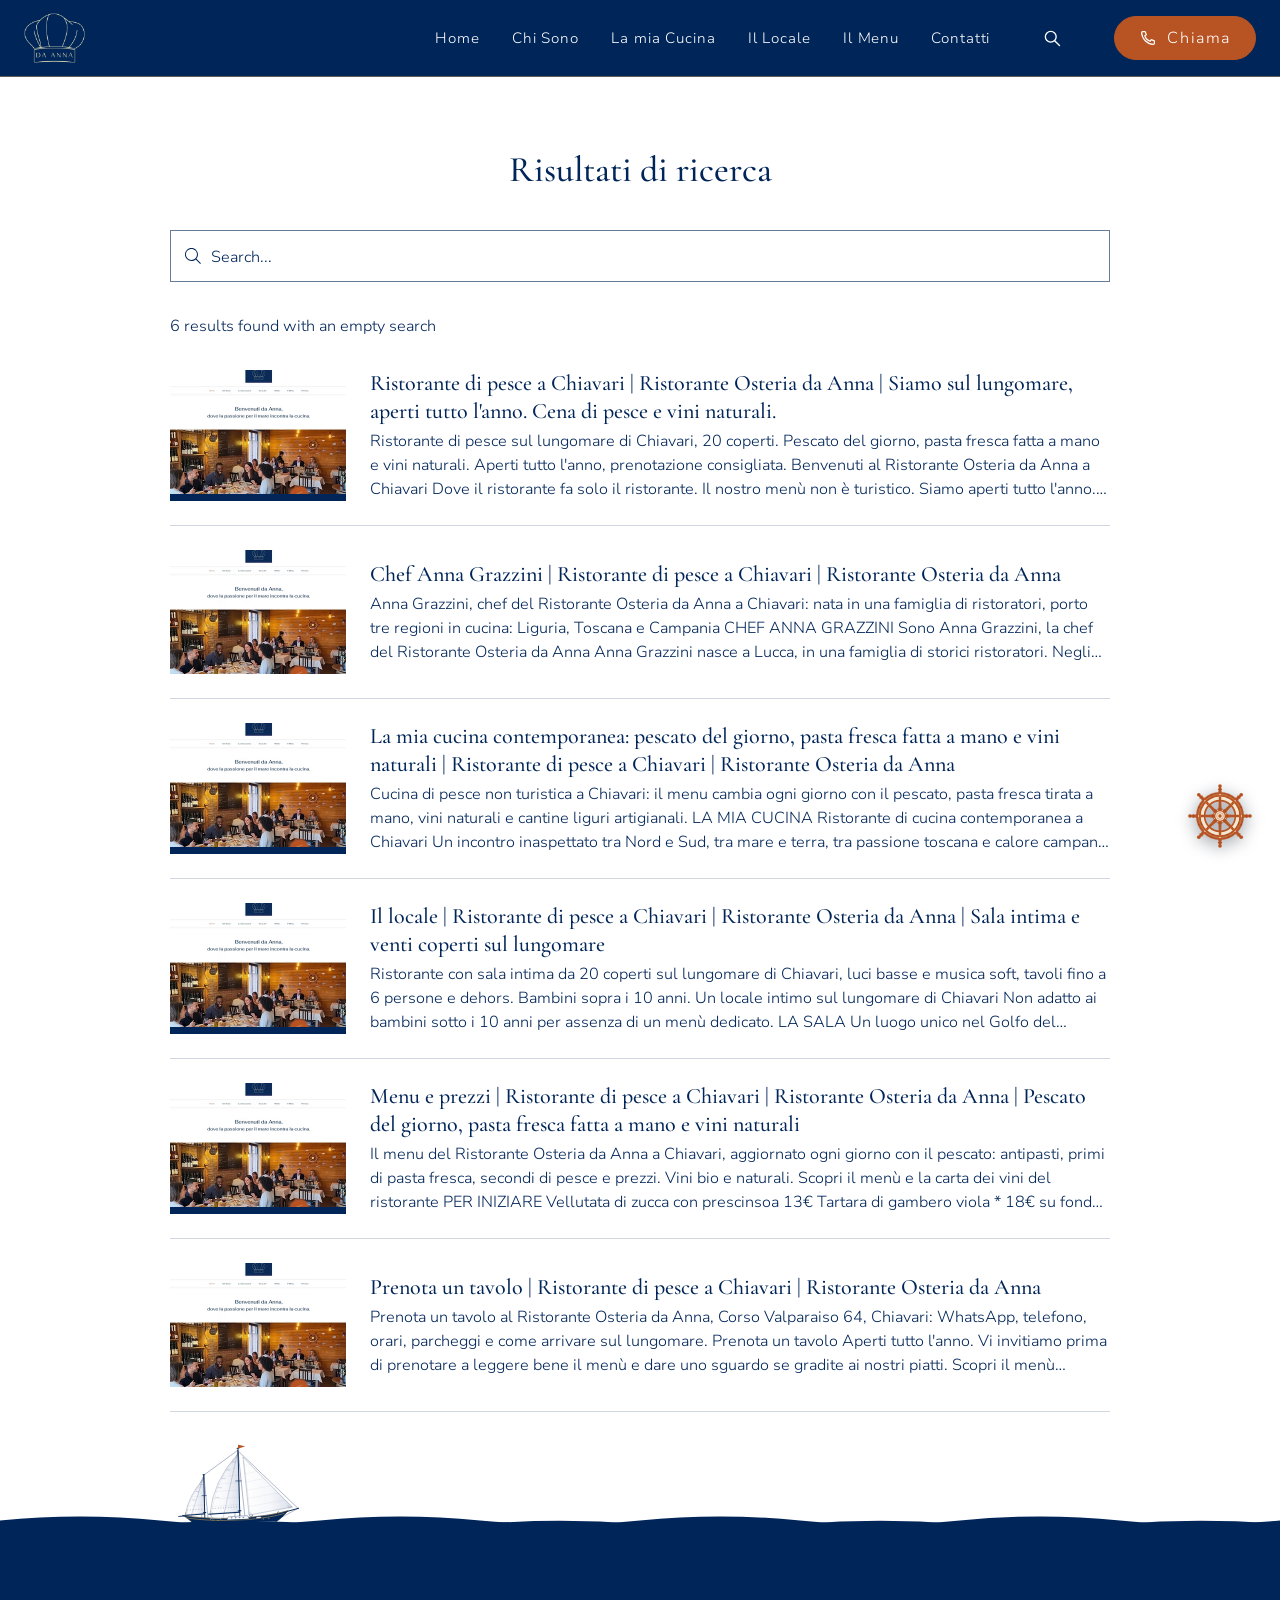
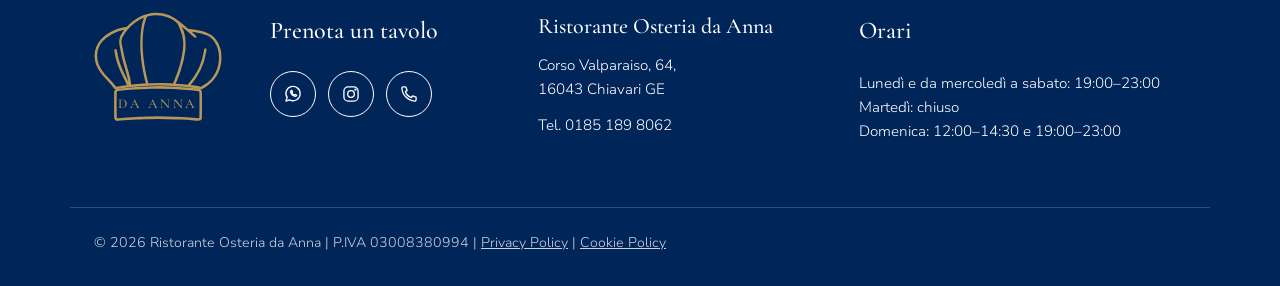
<file: search/index.html>
<!DOCTYPE html>
<html lang="it">
<head>
<meta charset="utf-8">
<meta name="viewport" content="width=device-width, initial-scale=1">
<script>document.documentElement.className = 'js';</script>
<title>Risultati di ricerca | Osteria da Anna</title>
<meta name="robots" content="noindex">
<link rel="canonical" href="https://www.osteriadaannachiavari.com/search">
<meta property="og:title" content="Risultati di ricerca | Osteria da Anna">
<meta property="og:image" content="https://www.osteriadaannachiavari.com/img/condivisione-cappello-sala-osteria-da-anna-chiavari-1200x630.jpg">
<meta property="og:image:width" content="1200">
<meta property="og:image:height" content="630">
<meta property="og:url" content="https://www.osteriadaannachiavari.com/search">
<meta property="og:site_name" content="Ristorante Osteria da Anna">
<meta property="og:type" content="website">
<meta name="google-site-verification" content="gt6PDQ370vb46KvIJoNbGtGothzg73l_Yf3GxpFi1m4">
<meta name="msvalidate.01" content="6DDF1A7069FC9545693EBD73ADD46002">
<meta name="twitter:card" content="summary_large_image">
<meta name="twitter:title" content="Risultati di ricerca | Osteria da Anna">
<meta name="twitter:image" content="https://www.osteriadaannachiavari.com/img/condivisione-cappello-sala-osteria-da-anna-chiavari-1200x630.jpg">
<link rel="icon" sizes="192x192" href="/img/f4c59d_c7c8805771dc455fa762c5e1119b608d~mv2_192x192.jpg" type="image/png">
<link rel="shortcut icon" href="/img/f4c59d_c7c8805771dc455fa762c5e1119b608d~mv2_32x32.jpg" type="image/png">
<link rel="apple-touch-icon" href="/img/f4c59d_c7c8805771dc455fa762c5e1119b608d~mv2_180x180.jpg" type="image/png">
<link rel="stylesheet" href="/css/font-regolato.css">
<link rel="stylesheet" href="/css/stile.css?v=20261124f">
<link rel="stylesheet" href="/css/pagine.css?v=20261120e">
</head>
<body class="font-testo">
<svg class="nascosto" aria-hidden="true" focusable="false">
  <defs>
    <path id="onda-d" d="M0 22 q90.0 -11.25 180.0 0 t180.0 0 q90.0 -11.25 180.0 0 t180.0 0 q90.0 -11.25 180.0 0 t180.0 0 q90.0 -11.25 180.0 0 t180.0 0 q90.0 -11.25 180.0 0 t180.0 0 q90.0 -11.25 180.0 0 t180.0 0 q90.0 -11.25 180.0 0 t180.0 0 q90.0 -11.25 180.0 0 t180.0 0 L2880 40 L0 40 Z" fill="currentColor"/>
    <path id="onda-f" d="M0 27 q90.0 8.75 180.0 0 t180.0 0 q90.0 8.75 180.0 0 t180.0 0 q90.0 8.75 180.0 0 t180.0 0 q90.0 8.75 180.0 0 t180.0 0 q90.0 8.75 180.0 0 t180.0 0 q90.0 8.75 180.0 0 t180.0 0 q90.0 8.75 180.0 0 t180.0 0 q90.0 8.75 180.0 0 t180.0 0 L2880 40 L0 40 Z" fill="currentColor"/>
    <pattern id="maglie-catena" width="12" height="16" patternUnits="userSpaceOnUse"><rect x="3" y="1" width="6" height="10" rx="3" fill="none" stroke="#B89858" stroke-width="1.3"/><path d="M6 9 V17" stroke="#B89858" stroke-width="1.6" stroke-linecap="round"/></pattern>
    <g id="ancora"><circle cx="12" cy="4.5" r="2" style="fill: var(--fondo-ancora, #FFFFFF)"/><path d="M12 6.5V21M8 9.5h8M4.5 13.5c.5 4.3 3.6 7.5 7.5 7.5s7-3.2 7.5-7.5M3 15l1.5-1.5L6 15M18 15l1.5-1.5L21 15"/></g>
    <symbol id="barca-disegno" viewBox="0 0 200 140"><defs><linearGradient id="ombra-vela" x1="0" y1="0" x2="1" y2="0"><stop offset="0" stop-color="#FFFFFF"/><stop offset=".55" stop-color="#F6F7FA"/><stop offset="1" stop-color="#D9DFE9"/></linearGradient><clipPath id="t-fiocco"><path d="M111.7 24 L186.6 101.5 L120 113 Q116 66 111.7 24 Z"/></clipPath><clipPath id="t-randa"><path d="M104.3 18 L105.6 108 L60 110.6 Q65 60 104.3 18 Z"/></clipPath><clipPath id="t-mezzana"><path d="M51.2 56 L51.8 110 L22 111.8 Q27 82 51.2 56 Z"/></clipPath><clipPath id="taglio-scafo"><path d="M20 113 C60 120 130 120.5 180 107 C173 115.5 165 122.5 153 129 L44 129 Q35 127 31 122 Z"/></clipPath></defs><path class="sartiame" d="M104 14 L98 119 M51.2 52 L47 118 M51 52 L21 113" fill="none" stroke="#002558" stroke-width="0.5" stroke-linecap="round" stroke-linejoin="round"/><path class="vela" d="M111.7 24 L186.6 101.5 L120 113 Q116 66 111.7 24 Z" fill="url(#ombra-vela)" stroke="rgba(0, 37, 88, .55)" stroke-width=".6" stroke-linecap="round" stroke-linejoin="round"/><g class="ferzi" clip-path="url(#t-fiocco)" fill="none" stroke="rgba(0, 37, 88, .14)" stroke-width=".45"><path d="M282.5 72 L69.3 108.8 M271.8 61 L58.6 97.8 M261.1 49.9 L47.9 86.7 M250.4 38.8 L37.2 75.6 M239.7 27.7 L26.5 64.5 M229 16.7 L15.8 53.5"/></g><path class="balumina" d="M113.4 30 Q117.4 68 121.4 110.6" fill="none" stroke="rgba(0, 37, 88, .2)" stroke-width=".5"/><path class="rinforzi" d="M186.6 101.5 L179.6 99 L181 103.2 Z M120 113 L120.6 108 L125.2 112.1 Z" fill="rgba(0, 37, 88, .05)" stroke="rgba(0, 37, 88, .3)" stroke-width=".4" stroke-linejoin="round"/><path class="vela" d="M104.3 18 L105.6 108 L60 110.6 Q65 60 104.3 18 Z" fill="url(#ombra-vela)" stroke="rgba(0, 37, 88, .55)" stroke-width=".6" stroke-linecap="round" stroke-linejoin="round"/><g class="ferzi" clip-path="url(#t-randa)" fill="none" stroke="rgba(0, 37, 88, .14)" stroke-width=".45"><path d="M178.4 92.6 L32.5 100.9 M178.2 81.3 L32.3 89.7 M178.1 70.1 L32.2 78.4 M177.9 58.8 L32 67.2 M177.7 47.6 L31.8 55.9 M177.6 36.3 L31.7 44.7 M177.4 25.1 L31.5 33.4"/></g><path class="balumina" d="M102.2 22.4 Q68 61 62.6 108.6" fill="none" stroke="rgba(0, 37, 88, .2)" stroke-width=".5"/><path class="rinforzi" d="M60 110.6 L60.8 105.6 L65.4 110.3 Z M104.3 18 L102 21.6 L104.4 22 Z" fill="rgba(0, 37, 88, .05)" stroke="rgba(0, 37, 88, .3)" stroke-width=".4" stroke-linejoin="round"/><path class="terzaroli" d="M64.8 102.4 h.1 M68.78 102.18 h.1 M72.76 101.96 h.1 M76.74 101.74 h.1 M80.72 101.52 h.1 M84.7 101.3 h.1 M88.68 101.08 h.1 M92.66 100.86 h.1 M96.64 100.64 h.1 M100.62 100.42 h.1 M104.6 100.2 h.1" fill="none" stroke="rgba(0, 37, 88, .5)" stroke-width=".9" stroke-linecap="round"/><path class="stecche" d="M95.6 31.4 L99.4 31.6 M86.4 43.4 L91.4 43.6 M78.8 56.4 L84 56.6 M73 70.4 L78.2 70.6 M68.6 85.4 L73.8 85.6" fill="none" stroke="rgba(0, 37, 88, .35)" stroke-width=".7" stroke-linecap="round"/><path class="vela" d="M51.2 56 L51.8 110 L22 111.8 Q27 82 51.2 56 Z" fill="url(#ombra-vela)" stroke="rgba(0, 37, 88, .55)" stroke-width=".6" stroke-linecap="round" stroke-linejoin="round"/><g class="ferzi" clip-path="url(#t-mezzana)" fill="none" stroke="rgba(0, 37, 88, .14)" stroke-width=".45"><path d="M99.3 93.6 L4 99.4 M99.2 80.1 L3.8 85.9 M99 66.6 L3.7 72.4"/></g><path class="balumina" d="M49.6 60 Q29 83 24.4 110" fill="none" stroke="rgba(0, 37, 88, .2)" stroke-width=".5"/><path class="rinforzi" d="M22 111.8 L22.8 107.4 L26.6 111.5 Z" fill="rgba(0, 37, 88, .05)" stroke="rgba(0, 37, 88, .3)" stroke-width=".4" stroke-linejoin="round"/><path class="terzaroli" d="M25.6 104.4 h.1 M29.87 104.2 h.1 M34.13 104 h.1 M38.4 103.8 h.1 M42.67 103.6 h.1 M46.93 103.4 h.1 M51.2 103.2 h.1" fill="none" stroke="rgba(0, 37, 88, .5)" stroke-width=".9" stroke-linecap="round"/><path class="stecche" d="M45.6 65.6 L48.8 65.6 M38.8 76 L42.6 76 M33.4 89 L37.4 89" fill="none" stroke="rgba(0, 37, 88, .35)" stroke-width=".7" stroke-linecap="round"/><path class="sartiame" d="M104 14 L195.6 103.6 M104 13 L51 51 M104 14 L114 118.6 M51.2 52 L57 118" fill="none" stroke="#002558" stroke-width="0.5" stroke-linecap="round" stroke-linejoin="round"/><path class="manovre" d="M60.4 111.4 L63.6 117.4 M22.6 112.6 L13.6 113.6 M120.4 113.2 L124.4 117.6 M195.6 103.6 L171.4 116.4" fill="none" stroke="#002558" stroke-width="0.45" stroke-linecap="round" stroke-linejoin="round"/><path class="volanti" d="M104 14 L80 117.6 M51.2 52 L30.2 116.4" fill="none" stroke="#002558" stroke-width="0.35" stroke-linecap="round" stroke-linejoin="round" opacity=".7"/><path class="albero" d="M106 119 L104 10" fill="none" stroke="#002558" stroke-width="1.4" stroke-linecap="round" stroke-linejoin="round"/><path class="albero" d="M52 118 L51 50" fill="none" stroke="#002558" stroke-width="1.4" stroke-linecap="round" stroke-linejoin="round"/><path class="boma" d="M105.6 108.6 L58 111.2" fill="none" stroke="#002558" stroke-width="1.5" stroke-linecap="round" stroke-linejoin="round"/><path class="boma" d="M51.8 110.6 L18 113" fill="none" stroke="#002558" stroke-width="1.5" stroke-linecap="round" stroke-linejoin="round"/><path class="bompresso" d="M176.6 108.6 L196.4 103.4" fill="none" stroke="#002558" stroke-width="1.5" stroke-linecap="round" stroke-linejoin="round"/><path class="buttafuori" d="M21.4 113.6 L11.6 114.2" fill="none" stroke="#002558" stroke-width="1.1" stroke-linecap="round" stroke-linejoin="round"/><path class="crocette" d="M100 60.4 L108.6 60.4" fill="none" stroke="#002558" stroke-width="0.9" stroke-linecap="round" stroke-linejoin="round"/><path class="crocette" d="M48.2 82.4 L54.6 82.4" fill="none" stroke="#002558" stroke-width="0.8" stroke-linecap="round" stroke-linejoin="round"/><path class="testa-albero" d="M102.4 10.2 L105.6 10.2 M49.8 50.2 L52.4 50.2" fill="none" stroke="#002558" stroke-width="1" stroke-linecap="round" stroke-linejoin="round"/><path class="trozza" d="M103.4 106.6 L107.6 106.4 M49.8 108.8 L53.6 108.6" fill="none" stroke="#002558" stroke-width="1.6" stroke-linecap="round" stroke-linejoin="round"/><path class="bandiera" d="M104.2 4.8 C108 5.4 111 6.6 115.5 7.4 C111.2 8.5 108 9.7 104.2 10.3 Z" fill="#B85423"/><path class="scafo" d="M20 113 C60 120 130 120.5 180 107 C173 115.5 165 122.5 153 129 L44 129 Q35 127 31 122 Z" fill="#002558"/><rect class="carena" x="0" y="124.5" width="200" height="6" fill="#7A2E1A" clip-path="url(#taglio-scafo)"/><rect class="bagnasciuga" x="0" y="123.4" width="200" height="1.1" fill="#FFFFFF" clip-path="url(#taglio-scafo)"/><path class="scafo-filo" d="M20 113 C60 120 130 120.5 180 107 C173 115.5 165 122.5 153 129 L44 129 Q35 127 31 122 Z" fill="none" stroke="#00122E" stroke-width=".8"/><path class="filetto" d="M24 116.6 C62 123 130 123.5 174 111.4" fill="none" stroke="#B89858" stroke-width=".9"/><path class="falchetta" d="M20.4 113.1 C60 120.1 130 120.6 179.6 107.1" fill="none" stroke="#B89858" stroke-width=".7" stroke-linecap="round" opacity=".85"/><circle class="oblo-scafo" cx="64" cy="120.4" r=".75" fill="none" stroke="#B89858" stroke-width=".45"/><circle class="oblo-scafo" cx="72" cy="120.9" r=".75" fill="none" stroke="#B89858" stroke-width=".45"/><circle class="oblo-scafo" cx="142" cy="119.4" r=".75" fill="none" stroke="#B89858" stroke-width=".45"/><circle class="oblo-scafo" cx="150" cy="118.5" r=".75" fill="none" stroke="#B89858" stroke-width=".45"/><path class="specchio" d="M31.4 121.6 Q27 118.6 23.4 115.6" fill="none" stroke="#FFFFFF" stroke-width=".4" opacity=".35"/><path class="tuga" d="M86 119.8 L88.2 115.4 Q103 114.6 118 114.1 L120.2 118.8 Z" fill="#FFFFFF" stroke="#002558" stroke-width=".5" stroke-linejoin="round"/><circle class="oblo-tuga" cx="93" cy="117.06" r=".8" fill="none" stroke="#002558" stroke-width=".4"/><circle class="oblo-tuga" cx="99" cy="116.94" r=".8" fill="none" stroke="#002558" stroke-width=".4"/><circle class="oblo-tuga" cx="105" cy="116.82" r=".8" fill="none" stroke="#002558" stroke-width=".4"/><circle class="oblo-tuga" cx="111" cy="116.7" r=".8" fill="none" stroke="#002558" stroke-width=".4"/><path class="osteriggio" d="M130.6 118.4 L131.4 116.2 L138.2 115.8 L139 117.8 Z" fill="#FFFFFF" stroke="#002558" stroke-width=".45" stroke-linejoin="round"/><path class="pozzetto" d="M60.6 119.3 L61.2 117.3 L76.4 117.9 L76.6 119.9" fill="none" stroke="#FFFFFF" stroke-width=".55" stroke-linejoin="round"/><path class="manica-vento" d="M124.2 117.6 L124.2 114.6 Q124.2 113.4 125.6 113.4 M164 112.2 L164 109.4 Q164 108.2 165.4 108.2" fill="none" stroke="#002558" stroke-width=".7" stroke-linecap="round"/></symbol>
  </defs>
</svg>
<button class="salta" type="button" data-salta>Skip to Main Content</button>

<header class="testata fascia-blu">
  <div class="contenuto testata-riga">
    <a class="testata-logo" href="/" aria-label="Ristorante Osteria da Anna, home">
      <picture>
        <source type="image/avif" srcset="/img/logo-cappello-osteria-da-anna-chiavari-200x164.avif">
        <img src="/img/logo-cappello-osteria-da-anna-chiavari-200x164.png" width="61" height="50" alt="Cappello da Cuoco - Logo Ristorante Osteria da Anna - Chiavari">
      </picture>
    </a>
    <nav class="nav" id="menu-principale" aria-label="Menu principale">
      <a href="/">Home</a>
      <a href="/chi-siamo">Chi Sono</a>
      <a href="/la-mia-cucina">La mia Cucina</a>
      <a href="/il-locale">Il Locale</a>
      <a href="/menu">Il Menu</a>
      <a href="/contatti">Contatti</a>
    </nav>
    <button class="testata-cerca" type="button" aria-label="Cerca nel sito" data-ricerca-apri><svg viewBox="0 0 24 24" width="20" height="20" aria-hidden="true"><circle cx="10.5" cy="10.5" r="6.5"/><path d="M15.5 15.5 21 21"/></svg></button>
    <a class="bottone cta testata-chiama" href="tel:+3901851898062"><svg class="icona-linea" viewBox="0 0 24 24" width="18" height="18" aria-hidden="true"><path d="M5 3.5h3.2l1.6 4.2-2.1 1.3a11 11 0 0 0 7.3 7.3l1.3-2.1 4.2 1.6V19a1.5 1.5 0 0 1-1.6 1.5A16.5 16.5 0 0 1 3.5 5.1 1.5 1.5 0 0 1 5 3.5z"/></svg> Chiama</a>
    <button class="menu-tel-apri" type="button" data-menu-tel aria-controls="menu-principale" aria-label="Open navigation menu" aria-expanded="false"><span></span><span></span><span></span></button>
  </div>
  <div class="ricerca font-testo" data-ricerca hidden>
    <div class="ricerca-velo" data-ricerca-chiudi></div>
    <div class="ricerca-pannello" role="dialog" aria-label="Search">
      <form class="ricerca-campo" action="/search" role="search" id="ricerca-modulo" data-ricerca-form>
        <span class="ricerca-lente"><svg viewBox="33 33 134 134" aria-hidden="true"><path d="M54.758 119.575c-8.658-8.658-13.425-20.167-13.425-32.408 0-12.234 4.767-23.742 13.425-32.4 8.659-8.659 20.167-13.434 32.409-13.434 12.241 0 23.75 4.775 32.408 13.434C128.233 63.425 133 74.933 133 87.167c0 12.241-4.767 23.75-13.425 32.408C110.917 128.233 99.408 133 87.167 133c-12.242 0-23.75-4.767-32.409-13.425Zm111.6 40.892-38.083-38.092c8.425-9.808 13.058-22.133 13.058-35.208 0-14.467-5.633-28.067-15.866-38.292C115.242 38.642 101.633 33 87.167 33 72.7 33 59.1 38.642 48.867 48.875 38.633 59.1 33 72.7 33 87.167c0 14.475 5.633 28.066 15.867 38.3C59.1 135.7 72.7 141.333 87.167 141.333c13.075 0 25.4-4.633 35.216-13.066l38.084 38.091 5.891-5.891Z" fill-rule="evenodd"/></svg></span>
        <input type="search" name="q" placeholder="Search" autocomplete="off" aria-label="Search" data-ricerca-input>
        <button class="ricerca-svuota" type="button" aria-label="Clear search" data-ricerca-svuota hidden><svg viewBox="0 0 10 10" aria-hidden="true"><path d="M1 1l8 8M9 1L1 9"/></svg></button>
      </form>
      <button class="ricerca-close" type="button" data-ricerca-chiudi>Close</button>
      <div class="ricerca-corpo" data-ricerca-corpo>
        <div class="ricerca-pagine">
          <h2 class="fk">Other Pages</h2>
          <ul>
          <li class="ricerca-scheda"><span class="ricerca-miniatura"><picture><source type="image/avif" srcset="/img/f4c59d_fd06059a17c2491ca986d9f26ad82a1e~mv2_164x164.avif"><img src="/img/f4c59d_fd06059a17c2491ca986d9f26ad82a1e~mv2_164x164.png" width="82" height="82" alt="" loading="lazy"></picture></span><span class="ricerca-testi"><a href="/menu#piatti" target="_self">I piatti in foto | Ristorante Osteria da Anna</a><span class="ricerca-desc">Osteria da Anna a Chiavari:Rivisitazione di antichi sapori senza tempo.
Non aspettetevi un menu fisso e immutabile; aspettatevi invece  la sorpresa e la garanzia di un prodotto selezionato quotidianamente, sopratutto pesce fresco, proveniente direttamente da vari mercati ittici in base alla stagionalità. Passione e ricerca costante di nuove ricette, ma anche la proposta di buona parte della cucina casalinga di una volta.</span></span></li>
          <li class="ricerca-scheda"><span class="ricerca-miniatura"><picture><source type="image/avif" srcset="/img/f4c59d_fd06059a17c2491ca986d9f26ad82a1e~mv2_164x164.avif"><img src="/img/f4c59d_fd06059a17c2491ca986d9f26ad82a1e~mv2_164x164.png" width="82" height="82" alt="" loading="lazy"></picture></span><span class="ricerca-testi"><a href="/" target="_self">Osteria da Anna | Ristorante sul lungomare a Chiavari | Ristorante di pesce Chiavari</a><span class="ricerca-desc">Osteria da Anna: Ristorante sul Lungomare a Chiavari.  Ristorante di pesce. Un mix di sapori unici: la freschezza della Liguria, la passione della Toscana e il cuore della Campania in ogni piatto. Ottima carta dei vini. Scopri il menù del giorno. Siamo nei pressi del Miramare. Prenota un tavolo vista mare.</span></span></li>
          <li class="ricerca-scheda"><span class="ricerca-miniatura"><picture><source type="image/avif" srcset="/img/f4c59d_fd06059a17c2491ca986d9f26ad82a1e~mv2_164x164.avif"><img src="/img/f4c59d_fd06059a17c2491ca986d9f26ad82a1e~mv2_164x164.png" width="82" height="82" alt="" loading="lazy"></picture></span><span class="ricerca-testi"><a href="/menu" target="_self">Il Menu | Osteria da Anna | Ristorante di pesce Chiavari</a><span class="ricerca-desc">Osteria da Anna a Chiavari: un incontro inaspettato tra Nord e Sud, tra mare e terra, tra passione toscana e calore campano, che da vita ad una cucina unica.
Il nostro menu è dettato dalla disponibilità giornaliera della materia prima, garantendo freschezza e un forte legame con il territorio, ma è estremamente dinamico e stagionale.</span></span></li>
          </ul>
          <button class="ricerca-tutti" type="submit" form="ricerca-modulo" data-ricerca-tutti>Show All Results</button>
        </div>
      </div>
    </div>
  </div>
</header>

<main id="principale" tabindex="-1">

<section class="cerca-corpo fascia-bianca">
  <div class="contenuto">
    <h1 class="cerca-h1">Risultati di ricerca</h1>
    <p class="visivo-nascosto" data-cerca-nascosto>Search this site</p>
    <form class="cerca-form" action="/search" role="search">
      <span class="ricerca-lente"><svg viewBox="33 33 134 134" aria-hidden="true"><path d="M54.758 119.575c-8.658-8.658-13.425-20.167-13.425-32.408 0-12.234 4.767-23.742 13.425-32.4 8.659-8.659 20.167-13.434 32.409-13.434 12.241 0 23.75 4.775 32.408 13.434C128.233 63.425 133 74.933 133 87.167c0 12.241-4.767 23.75-13.425 32.408C110.917 128.233 99.408 133 87.167 133c-12.242 0-23.75-4.767-32.409-13.425Zm111.6 40.892-38.083-38.092c8.425-9.808 13.058-22.133 13.058-35.208 0-14.467-5.633-28.067-15.866-38.292C115.242 38.642 101.633 33 87.167 33 72.7 33 59.1 38.642 48.867 48.875 38.633 59.1 33 72.7 33 87.167c0 14.475 5.633 28.066 15.867 38.3C59.1 135.7 72.7 141.333 87.167 141.333c13.075 0 25.4-4.633 35.216-13.066l38.084 38.091 5.891-5.891Z" fill-rule="evenodd"/></svg></span>
      <input type="search" name="q" placeholder="Search..." autocomplete="off" aria-label="Search" data-cerca-input>
      <button class="cerca-svuota" type="button" aria-label="Clear search" data-cerca-svuota hidden><svg viewBox="0 0 10 10" aria-hidden="true"><path d="M1 1l8 8M9 1L1 9"/></svg></button>
    </form>
    <h2 class="cerca-stato" data-cerca-stato></h2>
    <ul class="cerca-lista" data-cerca-lista></ul>
  </div>
</section>

</main>

<footer class="piede fascia-blu" id="piede">
  <div class="barca-pista" data-barca aria-hidden="true"></div>
  <div class="onda-bordo" aria-hidden="true"><svg class="onda-dietro" viewBox="0 0 2880 40" preserveAspectRatio="none"><use href="#onda-d"/></svg><svg class="onda-fronte" viewBox="0 0 2880 40" preserveAspectRatio="none"><use href="#onda-f"/></svg></div>
  <div class="contenuto piede-griglia">
    <svg class="piede-logo si-disegna" viewBox="0 0 911 779" role="img" aria-label="Cappello da Cuoco - logo Ristorante Osteria da Anna - ristorante di pesce sul lungomare di Chiavari"><path class="tratto" data-matita="1" d="M736.5 541.4C716.3 537.2 680.0 531.3 661.5 529.1C631.8 525.6 572.7 521.2 524.4 518.9C501.6 517.8 405.3 518.2 386.0 519.5C295.1 525.5 271.5 527.5 226.0 533.6C211.4 535.5 189.8 538.7 177.9 540.5C150.3 544.9 150.1 544.9 148.3 542.5C134.3 522.5 124.3 510.6 105.5 491.0C74.7 458.9 67.5 450.8 54.2 433.0C37.3 410.7 30.9 399.5 22.1 377.2C17.3 365.2 15.9 360.1 12.4 342.0C10.2 331.0 9.9 293.0 11.9 282.5C16.2 259.7 22.9 242.0 33.3 225.0C54.9 190.1 94.9 157.4 141.6 136.4C165.8 125.6 198.9 115.9 223.5 112.4L235.5 110.7L250.1 96.6C281.5 66.2 318.5 42.1 357.0 27.0C368.6 22.4 385.7 17.2 396.0 15.1C408.6 12.6 412.2 12.1 426.7 10.9C446.8 9.2 470.6 11.0 494.5 15.9C520.2 21.2 550.2 34.0 573.0 49.3C590.5 61.0 636.7 97.5 662.8 120.2C666.0 123.0 669.6 125.1 671.4 125.4C673.1 125.7 678.3 126.3 683.0 126.9C736.3 133.5 767.4 139.7 793.3 148.7C847.1 167.4 878.8 203.3 894.4 263.5C896.6 272.1 897.3 275.4 900.2 291.5C901.7 300.3 901.8 348.3 900.3 356.0C899.7 359.0 898.6 365.1 897.9 369.5C896.9 376.3 895.0 384.7 891.0 399.5C889.8 404.0 887.0 412.1 885.5 415.5C884.8 417.1 883.2 420.8 882.1 423.7C879.0 431.5 871.9 445.4 866.0 455.0C851.9 478.0 833.1 498.4 810.4 515.5C795.3 526.9 762.9 546.1 759.3 545.9C758.3 545.8 748.1 543.8 736.5 541.4Z"></path><path class="tratto" data-matita="1" d="M195.5 531.1C206.5 529.5 220.0 527.6 225.5 527.0C231.0 526.3 236.7 525.5 238.2 525.1L240.9 524.5L234.6 509.0C231.1 500.5 222.1 480.9 214.5 465.5C188.6 412.7 177.0 385.3 167.5 354.1C159.5 327.5 155.3 309.7 152.0 287.0C149.6 270.3 149.8 267.7 153.8 268.2C156.4 268.5 156.5 268.9 157.7 277.0C163.7 317.0 173.4 353.5 188.0 390.0C196.0 410.1 200.7 420.3 220.0 460.0C233.7 488.3 243.7 511.1 247.4 522.2C248.0 524.1 249.7 524.5 251.8 523.1C252.9 522.5 252.8 520.3 251.6 510.9C247.4 480.0 242.3 457.6 231.6 423.2C211.5 358.8 195.8 293.5 186.9 237.1C181.7 204.4 183.3 190.5 194.5 168.5C200.9 156.1 204.7 150.2 217.8 132.7L228.2 118.9L223.3 119.5C193.3 123.7 149.5 138.5 123.9 153.1C95.8 169.2 74.7 185.6 57.7 204.5C46.6 216.8 40.6 225.6 33.0 240.8C20.9 264.8 17.0 281.8 17.0 310.4C17.0 336.5 20.1 353.2 29.2 376.0C34.9 390.4 39.7 399.2 50.3 415.0C66.3 438.9 73.4 447.4 103.5 478.6C129.2 505.1 137.6 514.7 146.8 527.7L153.8 537.6L164.7 535.8C170.6 534.8 184.5 532.7 195.5 531.1Z"></path><path class="tratto" data-matita="1" d="M286.1 520.1C291.4 519.5 299.3 518.8 303.6 518.5C307.9 518.2 313.1 517.7 315.0 517.5C316.9 517.3 322.8 516.8 328.0 516.5C333.2 516.1 342.7 515.5 349.0 514.9C355.3 514.4 363.7 514.0 367.7 514.0C371.6 514.0 375.1 513.6 375.4 513.2C375.7 512.8 375.0 509.0 373.9 504.9C370.7 493.3 363.5 464.1 362.0 457.5C361.3 454.2 360.4 450.1 360.0 448.5C359.6 446.9 358.7 442.8 358.0 439.5C357.4 436.2 356.4 431.5 355.8 429.0C353.6 418.7 353.1 416.2 352.0 410.0C351.4 406.4 350.5 401.2 350.0 398.5C349.1 393.9 348.7 391.0 346.0 373.8C343.4 356.6 339.8 324.5 338.0 303.0C337.4 296.1 336.4 285.3 335.8 279.0C335.0 271.8 334.5 250.0 334.5 220.5C334.5 161.9 335.4 151.1 345.0 96.8C347.2 84.4 351.0 70.4 358.0 49.3C360.7 40.9 363.0 33.6 363.0 33.0C363.0 31.1 334.7 43.5 321.5 51.3C276.1 78.1 239.0 112.7 211.8 153.5C203.7 165.6 196.5 179.5 193.6 188.3C190.3 198.2 189.0 215.2 191.0 222.0C191.6 223.9 193.2 232.2 194.6 240.5C203.9 296.4 221.9 369.2 241.5 431.0C249.3 455.4 255.9 486.5 258.1 508.9L259.4 522.3L268.0 521.6C272.7 521.3 280.8 520.6 286.1 520.1Z"></path><path class="tratto" data-matita="1" d="M568.0 509.2C570.4 504.1 585.5 466.0 590.0 454.0C591.6 449.9 594.6 441.8 596.8 436.0C607.5 407.9 620.9 361.5 627.9 328.5C639.0 276.3 642.3 244.3 640.1 210.7C637.4 169.4 633.2 153.4 614.3 113.0C612.4 108.9 609.1 101.7 607.0 97.0C597.0 74.4 598.1 76.1 587.9 68.7C571.2 56.7 558.7 48.4 550.0 43.8C530.5 33.4 506.2 24.7 486.5 21.2C469.8 18.2 462.9 17.6 443.0 17.6C418.4 17.5 407.2 18.8 386.0 24.2C372.7 27.5 373.1 27.1 369.2 38.0C359.8 64.0 351.7 94.8 348.1 119.0C347.4 123.1 346.5 129.2 346.0 132.5C344.6 141.8 343.2 157.7 341.9 177.5C340.7 197.3 341.2 257.9 342.8 279.5C343.4 286.6 344.1 296.8 344.4 302.0C344.8 307.2 345.5 315.0 346.0 319.3C347.6 332.0 348.9 343.2 349.5 348.0C351.0 361.3 353.5 378.2 355.0 386.5C355.6 389.8 356.5 395.0 357.1 398.0C357.6 401.0 358.5 405.8 359.0 408.5C359.6 411.2 360.4 415.8 360.9 418.5C361.9 424.3 365.1 439.4 368.1 453.0C369.2 458.2 370.6 464.3 371.1 466.5C372.1 471.1 376.8 489.6 380.0 501.4C383.5 514.4 381.1 513.3 403.8 512.4C429.2 511.3 529.8 511.6 541.5 512.8C546.5 513.3 554.0 513.8 558.2 513.9L565.9 514.0L568.0 509.2Z"></path><path class="tratto" data-matita="1" d="M765.7 535.7C796.9 518.0 822.6 498.3 839.1 479.5C843.8 474.2 855.6 458.0 860.0 451.0C898.3 389.4 905.9 306.2 879.4 239.5C870.1 215.9 853.9 193.7 835.2 178.8C812.5 160.7 782.1 149.8 729.0 140.6C711.9 137.6 682.5 133.7 681.0 134.2C679.9 134.5 693.8 147.2 713.1 163.5C722.9 171.8 724.9 173.9 724.7 176.0C724.6 177.5 723.8 178.6 722.7 178.8C720.7 179.2 717.9 177.0 689.9 152.5C672.2 136.9 645.0 114.3 617.8 92.2L610.0 85.9L612.9 92.2C614.5 95.7 617.3 101.9 619.3 106.0C629.5 128.0 632.3 134.8 635.9 145.6C644.2 170.7 646.8 190.8 646.8 229.5C646.8 253.3 646.5 260.1 644.5 274.5C637.8 324.1 627.5 368.2 611.5 416.5C605.7 434.0 591.9 471.5 589.9 475.2C589.4 476.2 589.0 477.4 589.0 478.0C589.0 478.6 588.2 480.9 587.1 483.3C586.1 485.6 584.0 490.4 582.5 494.0C581.0 497.6 578.7 502.9 577.4 505.8C573.4 514.6 573.5 514.7 584.8 515.4C607.6 516.9 658.0 521.4 665.5 522.5C668.3 523.0 669.2 522.1 680.4 508.5C715.1 466.3 739.2 428.2 756.7 387.5C770.3 356.2 781.2 317.9 787.1 281.0C788.3 273.0 789.8 265.9 790.3 265.2C791.6 263.5 794.7 263.7 795.4 265.5C795.7 266.3 795.8 268.3 795.5 269.8C795.3 271.3 794.6 276.3 794.0 281.0C788.3 323.4 774.2 369.0 754.0 410.5C737.4 444.4 711.7 483.2 685.7 513.5C680.3 519.8 677.6 523.7 678.3 524.1C679.0 524.5 682.2 525.1 685.5 525.5C700.3 527.2 755.7 537.4 756.9 538.6C757.9 539.6 760.1 538.8 765.7 535.7Z"></path><path class="tratto" data-matita="2" d="M161.5 768.8C157.0 767.2 152.2 763.3 150.2 759.7C148.6 756.7 148.5 750.1 148.5 661.5L148.5 566.5L150.7 562.3C153.5 557.1 158.7 553.1 164.0 551.9C170.2 550.5 205.2 546.6 238.0 543.6C276.9 540.1 309.4 537.9 369.5 534.9C398.0 533.5 530.4 533.4 552.0 534.8C561.1 535.4 576.8 536.4 587.0 537.0C612.3 538.4 648.3 541.1 668.5 543.0C714.9 547.4 745.9 550.9 749.8 552.2C754.0 553.5 759.6 558.3 761.8 562.4C763.3 565.2 763.4 573.7 763.1 661.0L762.8 756.5L760.5 760.6C759.2 762.9 757.1 765.4 755.8 766.2C749.8 770.1 748.3 770.1 712.7 767.0C678.7 764.1 643.4 761.6 618.5 760.5C611.4 760.2 596.0 759.5 584.5 759.0C527.6 756.5 423.4 755.6 381.5 757.3C371.1 757.7 349.4 758.5 333.5 759.0C317.6 759.6 300.7 760.2 296.0 760.5C291.3 760.7 283.0 761.2 277.5 761.5C243.0 763.3 184.9 767.6 168.5 769.5C166.3 769.7 163.2 769.4 161.5 768.8Z"></path><path class="tratto" data-matita="2" d="M180.3 761.0C204.4 758.4 267.9 753.9 299.5 752.5C306.6 752.2 320.1 751.5 329.5 751.0C373.0 748.6 458.5 747.6 513.8 748.9C543.9 749.5 571.6 750.3 575.5 750.5C579.4 750.7 587.5 751.2 593.5 751.4C638.9 753.6 666.5 755.5 726.6 760.6C749.2 762.6 750.6 762.4 754.0 756.8C756.0 753.6 756.0 751.6 756.0 660.5C756.0 569.4 756.0 567.4 754.0 564.2C752.9 562.4 750.5 560.3 748.8 559.5C742.3 556.7 635.8 546.5 591.0 544.5C584.1 544.2 575.1 543.7 571.0 543.5C520.3 540.5 436.4 539.7 387.5 541.8C329.4 544.2 333.7 544.0 285.0 547.0C239.2 549.8 168.3 557.3 163.1 559.9C161.2 560.8 158.9 563.1 157.8 565.0C156.1 568.3 156.0 573.0 156.0 661.5C156.1 761.3 155.9 757.7 161.1 760.6C164.0 762.2 168.2 762.3 180.3 761.0Z"></path><path class="cappello-pieno" fill-rule="evenodd" d="M161.5 768.8C157.0 767.2 152.2 763.3 150.2 759.7C148.6 756.7 148.5 750.1 148.5 661.5L148.5 566.5L150.7 562.3C153.5 557.1 158.7 553.1 164.0 551.9C170.2 550.5 205.2 546.6 238.0 543.6C276.9 540.1 309.4 537.9 369.5 534.9C398.0 533.5 530.4 533.4 552.0 534.8C561.1 535.4 576.8 536.4 587.0 537.0C612.3 538.4 648.3 541.1 668.5 543.0C714.9 547.4 745.9 550.9 749.8 552.2C754.0 553.5 759.6 558.3 761.8 562.4C763.3 565.2 763.4 573.7 763.1 661.0L762.8 756.5L760.5 760.6C759.2 762.9 757.1 765.4 755.8 766.2C749.8 770.1 748.3 770.1 712.7 767.0C678.7 764.1 643.4 761.6 618.5 760.5C611.4 760.2 596.0 759.5 584.5 759.0C527.6 756.5 423.4 755.6 381.5 757.3C371.1 757.7 349.4 758.5 333.5 759.0C317.6 759.6 300.7 760.2 296.0 760.5C291.3 760.7 283.0 761.2 277.5 761.5C243.0 763.3 184.9 767.6 168.5 769.5C166.3 769.7 163.2 769.4 161.5 768.8Z M180.3 761.0C204.4 758.4 267.9 753.9 299.5 752.5C306.6 752.2 320.1 751.5 329.5 751.0C373.0 748.6 458.5 747.6 513.8 748.9C543.9 749.5 571.6 750.3 575.5 750.5C579.4 750.7 587.5 751.2 593.5 751.4C638.9 753.6 666.5 755.5 726.6 760.6C749.2 762.6 750.6 762.4 754.0 756.8C756.0 753.6 756.0 751.6 756.0 660.5C756.0 569.4 756.0 567.4 754.0 564.2C752.9 562.4 750.5 560.3 748.8 559.5C742.3 556.7 635.8 546.5 591.0 544.5C584.1 544.2 575.1 543.7 571.0 543.5C520.3 540.5 436.4 539.7 387.5 541.8C329.4 544.2 333.7 544.0 285.0 547.0C239.2 549.8 168.3 557.3 163.1 559.9C161.2 560.8 158.9 563.1 157.8 565.0C156.1 568.3 156.0 573.0 156.0 661.5C156.1 761.3 155.9 757.7 161.1 760.6C164.0 762.2 168.2 762.3 180.3 761.0Z M736.5 541.4C716.3 537.2 680.0 531.3 661.5 529.1C631.8 525.6 572.7 521.2 524.4 518.9C501.6 517.8 405.3 518.2 386.0 519.5C295.1 525.5 271.5 527.5 226.0 533.6C211.4 535.5 189.8 538.7 177.9 540.5C150.3 544.9 150.1 544.9 148.3 542.5C134.3 522.5 124.3 510.6 105.5 491.0C74.7 458.9 67.5 450.8 54.2 433.0C37.3 410.7 30.9 399.5 22.1 377.2C17.3 365.2 15.9 360.1 12.4 342.0C10.2 331.0 9.9 293.0 11.9 282.5C16.2 259.7 22.9 242.0 33.3 225.0C54.9 190.1 94.9 157.4 141.6 136.4C165.8 125.6 198.9 115.9 223.5 112.4L235.5 110.7L250.1 96.6C281.5 66.2 318.5 42.1 357.0 27.0C368.6 22.4 385.7 17.2 396.0 15.1C408.6 12.6 412.2 12.1 426.7 10.9C446.8 9.2 470.6 11.0 494.5 15.9C520.2 21.2 550.2 34.0 573.0 49.3C590.5 61.0 636.7 97.5 662.8 120.2C666.0 123.0 669.6 125.1 671.4 125.4C673.1 125.7 678.3 126.3 683.0 126.9C736.3 133.5 767.4 139.7 793.3 148.7C847.1 167.4 878.8 203.3 894.4 263.5C896.6 272.1 897.3 275.4 900.2 291.5C901.7 300.3 901.8 348.3 900.3 356.0C899.7 359.0 898.6 365.1 897.9 369.5C896.9 376.3 895.0 384.7 891.0 399.5C889.8 404.0 887.0 412.1 885.5 415.5C884.8 417.1 883.2 420.8 882.1 423.7C879.0 431.5 871.9 445.4 866.0 455.0C851.9 478.0 833.1 498.4 810.4 515.5C795.3 526.9 762.9 546.1 759.3 545.9C758.3 545.8 748.1 543.8 736.5 541.4Z M765.7 535.7C796.9 518.0 822.6 498.3 839.1 479.5C843.8 474.2 855.6 458.0 860.0 451.0C898.3 389.4 905.9 306.2 879.4 239.5C870.1 215.9 853.9 193.7 835.2 178.8C812.5 160.7 782.1 149.8 729.0 140.6C711.9 137.6 682.5 133.7 681.0 134.2C679.9 134.5 693.8 147.2 713.1 163.5C722.9 171.8 724.9 173.9 724.7 176.0C724.6 177.5 723.8 178.6 722.7 178.8C720.7 179.2 717.9 177.0 689.9 152.5C672.2 136.9 645.0 114.3 617.8 92.2L610.0 85.9L612.9 92.2C614.5 95.7 617.3 101.9 619.3 106.0C629.5 128.0 632.3 134.8 635.9 145.6C644.2 170.7 646.8 190.8 646.8 229.5C646.8 253.3 646.5 260.1 644.5 274.5C637.8 324.1 627.5 368.2 611.5 416.5C605.7 434.0 591.9 471.5 589.9 475.2C589.4 476.2 589.0 477.4 589.0 478.0C589.0 478.6 588.2 480.9 587.1 483.3C586.1 485.6 584.0 490.4 582.5 494.0C581.0 497.6 578.7 502.9 577.4 505.8C573.4 514.6 573.5 514.7 584.8 515.4C607.6 516.9 658.0 521.4 665.5 522.5C668.3 523.0 669.2 522.1 680.4 508.5C715.1 466.3 739.2 428.2 756.7 387.5C770.3 356.2 781.2 317.9 787.1 281.0C788.3 273.0 789.8 265.9 790.3 265.2C791.6 263.5 794.7 263.7 795.4 265.5C795.7 266.3 795.8 268.3 795.5 269.8C795.3 271.3 794.6 276.3 794.0 281.0C788.3 323.4 774.2 369.0 754.0 410.5C737.4 444.4 711.7 483.2 685.7 513.5C680.3 519.8 677.6 523.7 678.3 524.1C679.0 524.5 682.2 525.1 685.5 525.5C700.3 527.2 755.7 537.4 756.9 538.6C757.9 539.6 760.1 538.8 765.7 535.7Z M195.5 531.1C206.5 529.5 220.0 527.6 225.5 527.0C231.0 526.3 236.7 525.5 238.2 525.1L240.9 524.5L234.6 509.0C231.1 500.5 222.1 480.9 214.5 465.5C188.6 412.7 177.0 385.3 167.5 354.1C159.5 327.5 155.3 309.7 152.0 287.0C149.6 270.3 149.8 267.7 153.8 268.2C156.4 268.5 156.5 268.9 157.7 277.0C163.7 317.0 173.4 353.5 188.0 390.0C196.0 410.1 200.7 420.3 220.0 460.0C233.7 488.3 243.7 511.1 247.4 522.2C248.0 524.1 249.7 524.5 251.8 523.1C252.9 522.5 252.8 520.3 251.6 510.9C247.4 480.0 242.3 457.6 231.6 423.2C211.5 358.8 195.8 293.5 186.9 237.1C181.7 204.4 183.3 190.5 194.5 168.5C200.9 156.1 204.7 150.2 217.8 132.7L228.2 118.9L223.3 119.5C193.3 123.7 149.5 138.5 123.9 153.1C95.8 169.2 74.7 185.6 57.7 204.5C46.6 216.8 40.6 225.6 33.0 240.8C20.9 264.8 17.0 281.8 17.0 310.4C17.0 336.5 20.1 353.2 29.2 376.0C34.9 390.4 39.7 399.2 50.3 415.0C66.3 438.9 73.4 447.4 103.5 478.6C129.2 505.1 137.6 514.7 146.8 527.7L153.8 537.6L164.7 535.8C170.6 534.8 184.5 532.7 195.5 531.1Z M286.1 520.1C291.4 519.5 299.3 518.8 303.6 518.5C307.9 518.2 313.1 517.7 315.0 517.5C316.9 517.3 322.8 516.8 328.0 516.5C333.2 516.1 342.7 515.5 349.0 514.9C355.3 514.4 363.7 514.0 367.7 514.0C371.6 514.0 375.1 513.6 375.4 513.2C375.7 512.8 375.0 509.0 373.9 504.9C370.7 493.3 363.5 464.1 362.0 457.5C361.3 454.2 360.4 450.1 360.0 448.5C359.6 446.9 358.7 442.8 358.0 439.5C357.4 436.2 356.4 431.5 355.8 429.0C353.6 418.7 353.1 416.2 352.0 410.0C351.4 406.4 350.5 401.2 350.0 398.5C349.1 393.9 348.7 391.0 346.0 373.8C343.4 356.6 339.8 324.5 338.0 303.0C337.4 296.1 336.4 285.3 335.8 279.0C335.0 271.8 334.5 250.0 334.5 220.5C334.5 161.9 335.4 151.1 345.0 96.8C347.2 84.4 351.0 70.4 358.0 49.3C360.7 40.9 363.0 33.6 363.0 33.0C363.0 31.1 334.7 43.5 321.5 51.3C276.1 78.1 239.0 112.7 211.8 153.5C203.7 165.6 196.5 179.5 193.6 188.3C190.3 198.2 189.0 215.2 191.0 222.0C191.6 223.9 193.2 232.2 194.6 240.5C203.9 296.4 221.9 369.2 241.5 431.0C249.3 455.4 255.9 486.5 258.1 508.9L259.4 522.3L268.0 521.6C272.7 521.3 280.8 520.6 286.1 520.1Z M568.0 509.2C570.4 504.1 585.5 466.0 590.0 454.0C591.6 449.9 594.6 441.8 596.8 436.0C607.5 407.9 620.9 361.5 627.9 328.5C639.0 276.3 642.3 244.3 640.1 210.7C637.4 169.4 633.2 153.4 614.3 113.0C612.4 108.9 609.1 101.7 607.0 97.0C597.0 74.4 598.1 76.1 587.9 68.7C571.2 56.7 558.7 48.4 550.0 43.8C530.5 33.4 506.2 24.7 486.5 21.2C469.8 18.2 462.9 17.6 443.0 17.6C418.4 17.5 407.2 18.8 386.0 24.2C372.7 27.5 373.1 27.1 369.2 38.0C359.8 64.0 351.7 94.8 348.1 119.0C347.4 123.1 346.5 129.2 346.0 132.5C344.6 141.8 343.2 157.7 341.9 177.5C340.7 197.3 341.2 257.9 342.8 279.5C343.4 286.6 344.1 296.8 344.4 302.0C344.8 307.2 345.5 315.0 346.0 319.3C347.6 332.0 348.9 343.2 349.5 348.0C351.0 361.3 353.5 378.2 355.0 386.5C355.6 389.8 356.5 395.0 357.1 398.0C357.6 401.0 358.5 405.8 359.0 408.5C359.6 411.2 360.4 415.8 360.9 418.5C361.9 424.3 365.1 439.4 368.1 453.0C369.2 458.2 370.6 464.3 371.1 466.5C372.1 471.1 376.8 489.6 380.0 501.4C383.5 514.4 381.1 513.3 403.8 512.4C429.2 511.3 529.8 511.6 541.5 512.8C546.5 513.3 554.0 513.8 558.2 513.9L565.9 514.0L568.0 509.2Z"/><text class="cappello-scritta" x="455" y="682" text-anchor="middle">DA ANNA</text></svg>
    <div>
      <p class="titolo piede-titolo">Prenota un tavolo</p>
      <div class="piede-icone">
        <a class="icona-tonda" href="https://api.whatsapp.com/send?phone=393347231955" target="_blank" rel="noopener" aria-label="WhatsApp"><svg class="icona-linea" viewBox="0 0 24 24" width="20" height="20" aria-hidden="true"><path d="M20.5 11.6a8.5 8.5 0 0 1-12.6 7.4L3.5 20.5l1.5-4.3a8.5 8.5 0 1 1 15.5-4.6z"/><path d="M9 8.6c0 3.4 2.9 6.3 6.3 6.3l1.2-1.4-2-1-1 .9c-1.3-.5-2.4-1.6-2.9-2.9l.9-1-1-2z"/></svg></a>
        <a class="icona-tonda" href="https://www.instagram.com/osteria_da_anna_/" target="_blank" rel="noopener" aria-label="Instagram"><svg class="icona-linea" viewBox="0 0 24 24" width="20" height="20" aria-hidden="true"><rect x="3.5" y="3.5" width="17" height="17" rx="5"/><circle cx="12" cy="12" r="4"/><circle cx="17.3" cy="6.7" r=".6" fill="currentColor"/></svg></a>
        <a class="icona-tonda" href="tel:+3901851898062" aria-label="Telefono"><svg class="icona-linea" viewBox="0 0 24 24" width="20" height="20" aria-hidden="true"><path d="M5 3.5h3.2l1.6 4.2-2.1 1.3a11 11 0 0 0 7.3 7.3l1.3-2.1 4.2 1.6V19a1.5 1.5 0 0 1-1.6 1.5A16.5 16.5 0 0 1 3.5 5.1 1.5 1.5 0 0 1 5 3.5z"/></svg></a>
      </div>
    </div>
    <div class="piede-nap">
      <p class="titolo piede-nome">Ristorante Osteria da Anna</p>
      <p><a href="https://maps.google.com/?cid=7680417386147146536" target="_blank" rel="noopener">Corso Valparaiso, 64,<br>16043 Chiavari GE</a></p>
      <p>Tel. <a href="tel:+3901851898062">0185 189 8062</a></p>
    </div>
    <div class="piede-orari">
      <p class="titolo piede-titolo">Orari</p>
      <p>Lunedì e da mercoledì a sabato: 19:00–&#8288;23:00<br>Martedì: chiuso<br>Domenica: 12:00–&#8288;14:30 e 19:00–&#8288;23:00</p>
    </div>
  </div>
  <p class="contenuto copyright">© 2026 Ristorante Osteria da Anna | P.IVA&nbsp;03008380994 | <a href="/privacy-policy">Privacy Policy</a> | <a href="/cookie-policy">Cookie Policy</a></p>
</footer>

<button class="timone" type="button" aria-label="Instagram" aria-expanded="false" aria-controls="timone-instagram" data-timone>
<svg viewBox="0 0 100 100" aria-hidden="true"><g class="ruota"><circle cx="50" cy="50" r="37" fill="none" stroke="#7E3814" stroke-width=".8" opacity=".6"/><path class="razza" fill="currentColor" d="M58 46.9 C58.3 46.35 60.6 47.59 61 47.6 C61.4 47.61 61.8 47 62 47 C62.2 47 62 47.5 63 47.6 C64 47.7 70.3 47.95 72 48 C73.7 48.05 78.6 48.1 80 48.1 C81.4 48.1 85.26 48.14 86 48 C86.74 47.86 87.16 46.7 87.4 46.7 C87.64 46.7 88.22 47.95 88.4 48 C88.58 48.05 89.04 47.2 89.2 47.2 C89.36 47.2 89.74 48.05 90 48 C90.26 47.95 91.46 46.7 91.8 46.7 C92.14 46.7 93.19 47.83 93.4 48 C93.61 48.17 93.79 48.44 93.9 48.4 C94.01 48.36 94.38 47.6 94.5 47.6 C94.62 47.6 95.01 48.32 95.1 48.4 C95.19 48.48 95.37 48.08 95.4 48.4 C95.43 48.72 95.43 51.28 95.4 51.6 C95.37 51.92 95.19 51.52 95.1 51.6 C95.01 51.68 94.62 52.4 94.5 52.4 C94.38 52.4 94.01 51.64 93.9 51.6 C93.79 51.56 93.61 51.83 93.4 52 C93.19 52.17 92.14 53.3 91.8 53.3 C91.46 53.3 90.26 52.05 90 52 C89.74 51.95 89.36 52.8 89.2 52.8 C89.04 52.8 88.58 51.95 88.4 52 C88.22 52.05 87.64 53.3 87.4 53.3 C87.16 53.3 86.74 52.14 86 52 C85.26 51.86 81.4 51.9 80 51.9 C78.6 51.9 73.7 51.95 72 52 C70.3 52.05 64 52.3 63 52.4 C62 52.5 62.2 53 62 53 C61.8 53 61.4 52.39 61 52.4 C60.6 52.41 58.3 53.65 58 53.1 C57.7 52.55 57.7 47.45 58 46.9 Z"/><circle class="pomolo" cx="97" cy="50" r="2.75" fill="currentColor"/><path class="razza" fill="currentColor" d="M57.85 53.46 C58.45 53.29 59.2 55.79 59.48 56.08 C59.75 56.37 60.47 56.22 60.61 56.36 C60.75 56.51 60.25 56.72 60.89 57.5 C61.53 58.27 65.8 62.9 66.97 64.14 C68.14 65.38 71.57 68.88 72.56 69.87 C73.55 70.86 76.25 73.62 76.87 74.04 C77.49 74.47 78.61 73.94 78.78 74.11 C78.95 74.28 78.48 75.58 78.57 75.74 C78.66 75.9 79.59 75.63 79.7 75.74 C79.81 75.85 79.48 76.72 79.7 76.87 C79.92 77.02 81.65 76.98 81.89 77.22 C82.13 77.46 82.07 79.01 82.1 79.27 C82.13 79.54 82.07 79.86 82.17 79.91 C82.28 79.96 83.08 79.68 83.16 79.77 C83.25 79.85 83.01 80.64 83.02 80.76 C83.03 80.88 83.44 80.72 83.23 80.97 C83.03 81.22 81.22 83.03 80.97 83.23 C80.72 83.44 80.88 83.03 80.76 83.02 C80.64 83.01 79.85 83.25 79.77 83.16 C79.68 83.08 79.96 82.28 79.91 82.17 C79.86 82.07 79.54 82.13 79.27 82.1 C79.01 82.07 77.46 82.13 77.22 81.89 C76.98 81.65 77.02 79.92 76.87 79.7 C76.72 79.48 75.85 79.81 75.74 79.7 C75.63 79.59 75.9 78.66 75.74 78.57 C75.58 78.48 74.28 78.95 74.11 78.78 C73.94 78.61 74.47 77.49 74.04 76.87 C73.62 76.25 70.86 73.55 69.87 72.56 C68.88 71.57 65.38 68.14 64.14 66.97 C62.9 65.8 58.27 61.53 57.5 60.89 C56.72 60.25 56.51 60.75 56.36 60.61 C56.22 60.47 56.37 59.75 56.08 59.48 C55.79 59.2 53.29 58.45 53.46 57.85 C53.64 57.25 57.25 53.64 57.85 53.46 Z"/><circle class="pomolo" cx="83.23" cy="83.23" r="2.75" fill="currentColor"/><path class="razza" fill="currentColor" d="M53.1 58 C53.65 58.3 52.41 60.6 52.4 61 C52.39 61.4 53 61.8 53 62 C53 62.2 52.5 62 52.4 63 C52.3 64 52.05 70.3 52 72 C51.95 73.7 51.9 78.6 51.9 80 C51.9 81.4 51.86 85.26 52 86 C52.14 86.74 53.3 87.16 53.3 87.4 C53.3 87.64 52.05 88.22 52 88.4 C51.95 88.58 52.8 89.04 52.8 89.2 C52.8 89.36 51.95 89.74 52 90 C52.05 90.26 53.3 91.46 53.3 91.8 C53.3 92.14 52.17 93.19 52 93.4 C51.83 93.61 51.56 93.79 51.6 93.9 C51.64 94.01 52.4 94.38 52.4 94.5 C52.4 94.62 51.68 95.01 51.6 95.1 C51.52 95.19 51.92 95.37 51.6 95.4 C51.28 95.43 48.72 95.43 48.4 95.4 C48.08 95.37 48.48 95.19 48.4 95.1 C48.32 95.01 47.6 94.62 47.6 94.5 C47.6 94.38 48.36 94.01 48.4 93.9 C48.44 93.79 48.17 93.61 48 93.4 C47.83 93.19 46.7 92.14 46.7 91.8 C46.7 91.46 47.95 90.26 48 90 C48.05 89.74 47.2 89.36 47.2 89.2 C47.2 89.04 48.05 88.58 48 88.4 C47.95 88.22 46.7 87.64 46.7 87.4 C46.7 87.16 47.86 86.74 48 86 C48.14 85.26 48.1 81.4 48.1 80 C48.1 78.6 48.05 73.7 48 72 C47.95 70.3 47.7 64 47.6 63 C47.5 62 47 62.2 47 62 C47 61.8 47.61 61.4 47.6 61 C47.59 60.6 46.35 58.3 46.9 58 C47.45 57.7 52.55 57.7 53.1 58 Z"/><circle class="pomolo" cx="50" cy="97" r="2.75" fill="currentColor"/><path class="razza" fill="currentColor" d="M46.54 57.85 C46.71 58.45 44.21 59.2 43.92 59.48 C43.63 59.75 43.78 60.47 43.64 60.61 C43.49 60.75 43.28 60.25 42.5 60.89 C41.73 61.53 37.1 65.8 35.86 66.97 C34.62 68.14 31.12 71.57 30.13 72.56 C29.14 73.55 26.38 76.25 25.96 76.87 C25.53 77.49 26.06 78.61 25.89 78.78 C25.72 78.95 24.42 78.48 24.26 78.57 C24.1 78.66 24.37 79.59 24.26 79.7 C24.15 79.81 23.28 79.48 23.13 79.7 C22.98 79.92 23.02 81.65 22.78 81.89 C22.54 82.13 20.99 82.07 20.73 82.1 C20.46 82.13 20.14 82.07 20.09 82.17 C20.04 82.28 20.32 83.08 20.23 83.16 C20.15 83.25 19.36 83.01 19.24 83.02 C19.12 83.03 19.28 83.44 19.03 83.23 C18.78 83.03 16.97 81.22 16.77 80.97 C16.56 80.72 16.97 80.88 16.98 80.76 C16.99 80.64 16.75 79.85 16.84 79.77 C16.92 79.68 17.72 79.96 17.83 79.91 C17.93 79.86 17.87 79.54 17.9 79.27 C17.93 79.01 17.87 77.46 18.11 77.22 C18.35 76.98 20.08 77.02 20.3 76.87 C20.52 76.72 20.19 75.85 20.3 75.74 C20.41 75.63 21.34 75.9 21.43 75.74 C21.52 75.58 21.05 74.28 21.22 74.11 C21.39 73.94 22.51 74.47 23.13 74.04 C23.75 73.62 26.45 70.86 27.44 69.87 C28.43 68.88 31.86 65.38 33.03 64.14 C34.2 62.9 38.47 58.27 39.11 57.5 C39.75 56.72 39.25 56.51 39.39 56.36 C39.53 56.22 40.25 56.37 40.52 56.08 C40.8 55.79 41.55 53.29 42.15 53.46 C42.75 53.64 46.36 57.25 46.54 57.85 Z"/><circle class="pomolo" cx="16.77" cy="83.23" r="2.75" fill="currentColor"/><path class="razza" fill="currentColor" d="M42 53.1 C41.7 53.65 39.4 52.41 39 52.4 C38.6 52.39 38.2 53 38 53 C37.8 53 38 52.5 37 52.4 C36 52.3 29.7 52.05 28 52 C26.3 51.95 21.4 51.9 20 51.9 C18.6 51.9 14.74 51.86 14 52 C13.26 52.14 12.84 53.3 12.6 53.3 C12.36 53.3 11.78 52.05 11.6 52 C11.42 51.95 10.96 52.8 10.8 52.8 C10.64 52.8 10.26 51.95 10 52 C9.74 52.05 8.54 53.3 8.2 53.3 C7.86 53.3 6.81 52.17 6.6 52 C6.39 51.83 6.21 51.56 6.1 51.6 C5.99 51.64 5.62 52.4 5.5 52.4 C5.38 52.4 4.99 51.68 4.9 51.6 C4.81 51.52 4.63 51.92 4.6 51.6 C4.57 51.28 4.57 48.72 4.6 48.4 C4.63 48.08 4.81 48.48 4.9 48.4 C4.99 48.32 5.38 47.6 5.5 47.6 C5.62 47.6 5.99 48.36 6.1 48.4 C6.21 48.44 6.39 48.17 6.6 48 C6.81 47.83 7.86 46.7 8.2 46.7 C8.54 46.7 9.74 47.95 10 48 C10.26 48.05 10.64 47.2 10.8 47.2 C10.96 47.2 11.42 48.05 11.6 48 C11.78 47.95 12.36 46.7 12.6 46.7 C12.84 46.7 13.26 47.86 14 48 C14.74 48.14 18.6 48.1 20 48.1 C21.4 48.1 26.3 48.05 28 48 C29.7 47.95 36 47.7 37 47.6 C38 47.5 37.8 47 38 47 C38.2 47 38.6 47.61 39 47.6 C39.4 47.59 41.7 46.35 42 46.9 C42.3 47.45 42.3 52.55 42 53.1 Z"/><circle class="pomolo" cx="3" cy="50" r="2.75" fill="currentColor"/><path class="razza" fill="currentColor" d="M42.15 46.54 C41.55 46.71 40.8 44.21 40.52 43.92 C40.25 43.63 39.53 43.78 39.39 43.64 C39.25 43.49 39.75 43.28 39.11 42.5 C38.47 41.73 34.2 37.1 33.03 35.86 C31.86 34.62 28.43 31.12 27.44 30.13 C26.45 29.14 23.75 26.38 23.13 25.96 C22.51 25.53 21.39 26.06 21.22 25.89 C21.05 25.72 21.52 24.42 21.43 24.26 C21.34 24.1 20.41 24.37 20.3 24.26 C20.19 24.15 20.52 23.28 20.3 23.13 C20.08 22.98 18.35 23.02 18.11 22.78 C17.87 22.54 17.93 20.99 17.9 20.73 C17.87 20.46 17.93 20.14 17.83 20.09 C17.72 20.04 16.92 20.32 16.84 20.23 C16.75 20.15 16.99 19.36 16.98 19.24 C16.97 19.12 16.56 19.28 16.77 19.03 C16.97 18.78 18.78 16.97 19.03 16.77 C19.28 16.56 19.12 16.97 19.24 16.98 C19.36 16.99 20.15 16.75 20.23 16.84 C20.32 16.92 20.04 17.72 20.09 17.83 C20.14 17.93 20.46 17.87 20.73 17.9 C20.99 17.93 22.54 17.87 22.78 18.11 C23.02 18.35 22.98 20.08 23.13 20.3 C23.28 20.52 24.15 20.19 24.26 20.3 C24.37 20.41 24.1 21.34 24.26 21.43 C24.42 21.52 25.72 21.05 25.89 21.22 C26.06 21.39 25.53 22.51 25.96 23.13 C26.38 23.75 29.14 26.45 30.13 27.44 C31.12 28.43 34.62 31.86 35.86 33.03 C37.1 34.2 41.73 38.47 42.5 39.11 C43.28 39.75 43.49 39.25 43.64 39.39 C43.78 39.53 43.63 40.25 43.92 40.52 C44.21 40.8 46.71 41.55 46.54 42.15 C46.36 42.75 42.75 46.36 42.15 46.54 Z"/><circle class="pomolo" cx="16.77" cy="16.77" r="2.75" fill="currentColor"/><path class="razza" fill="currentColor" d="M46.9 42 C46.35 41.7 47.59 39.4 47.6 39 C47.61 38.6 47 38.2 47 38 C47 37.8 47.5 38 47.6 37 C47.7 36 47.95 29.7 48 28 C48.05 26.3 48.1 21.4 48.1 20 C48.1 18.6 48.14 14.74 48 14 C47.86 13.26 46.7 12.84 46.7 12.6 C46.7 12.36 47.95 11.78 48 11.6 C48.05 11.42 47.2 10.96 47.2 10.8 C47.2 10.64 48.05 10.26 48 10 C47.95 9.74 46.7 8.54 46.7 8.2 C46.7 7.86 47.83 6.81 48 6.6 C48.17 6.39 48.44 6.21 48.4 6.1 C48.36 5.99 47.6 5.62 47.6 5.5 C47.6 5.38 48.32 4.99 48.4 4.9 C48.48 4.81 48.08 4.63 48.4 4.6 C48.72 4.57 51.28 4.57 51.6 4.6 C51.92 4.63 51.52 4.81 51.6 4.9 C51.68 4.99 52.4 5.38 52.4 5.5 C52.4 5.62 51.64 5.99 51.6 6.1 C51.56 6.21 51.83 6.39 52 6.6 C52.17 6.81 53.3 7.86 53.3 8.2 C53.3 8.54 52.05 9.74 52 10 C51.95 10.26 52.8 10.64 52.8 10.8 C52.8 10.96 51.95 11.42 52 11.6 C52.05 11.78 53.3 12.36 53.3 12.6 C53.3 12.84 52.14 13.26 52 14 C51.86 14.74 51.9 18.6 51.9 20 C51.9 21.4 51.95 26.3 52 28 C52.05 29.7 52.3 36 52.4 37 C52.5 38 53 37.8 53 38 C53 38.2 52.39 38.6 52.4 39 C52.41 39.4 53.65 41.7 53.1 42 C52.55 42.3 47.45 42.3 46.9 42 Z"/><circle class="pomolo" cx="50" cy="3" r="2.75" fill="currentColor"/><path class="razza" fill="currentColor" d="M53.46 42.15 C53.29 41.55 55.79 40.8 56.08 40.52 C56.37 40.25 56.22 39.53 56.36 39.39 C56.51 39.25 56.72 39.75 57.5 39.11 C58.27 38.47 62.9 34.2 64.14 33.03 C65.38 31.86 68.88 28.43 69.87 27.44 C70.86 26.45 73.62 23.75 74.04 23.13 C74.47 22.51 73.94 21.39 74.11 21.22 C74.28 21.05 75.58 21.52 75.74 21.43 C75.9 21.34 75.63 20.41 75.74 20.3 C75.85 20.19 76.72 20.52 76.87 20.3 C77.02 20.08 76.98 18.35 77.22 18.11 C77.46 17.87 79.01 17.93 79.27 17.9 C79.54 17.87 79.86 17.93 79.91 17.83 C79.96 17.72 79.68 16.92 79.77 16.84 C79.85 16.75 80.64 16.99 80.76 16.98 C80.88 16.97 80.72 16.56 80.97 16.77 C81.22 16.97 83.03 18.78 83.23 19.03 C83.44 19.28 83.03 19.12 83.02 19.24 C83.01 19.36 83.25 20.15 83.16 20.23 C83.08 20.32 82.28 20.04 82.17 20.09 C82.07 20.14 82.13 20.46 82.1 20.73 C82.07 20.99 82.13 22.54 81.89 22.78 C81.65 23.02 79.92 22.98 79.7 23.13 C79.48 23.28 79.81 24.15 79.7 24.26 C79.59 24.37 78.66 24.1 78.57 24.26 C78.48 24.42 78.95 25.72 78.78 25.89 C78.61 26.06 77.49 25.53 76.87 25.96 C76.25 26.38 73.55 29.14 72.56 30.13 C71.57 31.12 68.14 34.62 66.97 35.86 C65.8 37.1 61.53 41.73 60.89 42.5 C60.25 43.28 60.75 43.49 60.61 43.64 C60.47 43.78 59.75 43.63 59.48 43.92 C59.2 44.21 58.45 46.71 57.85 46.54 C57.25 46.36 53.64 42.75 53.46 42.15 Z"/><circle class="pomolo" cx="83.23" cy="16.77" r="2.75" fill="currentColor"/><circle cx="50" cy="50" r="33.5" fill="none" stroke="currentColor" stroke-width="7"/><circle cx="50" cy="50" r="27.5" fill="none" stroke="#F4E6CF" stroke-width="5"/><circle cx="50" cy="50" r="24" fill="none" stroke="currentColor" stroke-width="2.5"/><path fill="currentColor" d="M75 48.1 C75 48.1 80 48.1 80 48.1 C80 48.1 80 51.9 80 51.9 C80 51.9 75 51.9 75 51.9 C75 51.9 75 48.1 75 48.1 Z"/><path fill="currentColor" d="M69.02 66.33 C69.02 66.33 72.56 69.87 72.56 69.87 C72.56 69.87 69.87 72.56 69.87 72.56 C69.87 72.56 66.33 69.02 66.33 69.02 C66.33 69.02 69.02 66.33 69.02 66.33 Z"/><path fill="currentColor" d="M51.9 75 C51.9 75 51.9 80 51.9 80 C51.9 80 48.1 80 48.1 80 C48.1 80 48.1 75 48.1 75 C48.1 75 51.9 75 51.9 75 Z"/><path fill="currentColor" d="M33.67 69.02 C33.67 69.02 30.13 72.56 30.13 72.56 C30.13 72.56 27.44 69.87 27.44 69.87 C27.44 69.87 30.98 66.33 30.98 66.33 C30.98 66.33 33.67 69.02 33.67 69.02 Z"/><path fill="currentColor" d="M25 51.9 C25 51.9 20 51.9 20 51.9 C20 51.9 20 48.1 20 48.1 C20 48.1 25 48.1 25 48.1 C25 48.1 25 51.9 25 51.9 Z"/><path fill="currentColor" d="M30.98 33.67 C30.98 33.67 27.44 30.13 27.44 30.13 C27.44 30.13 30.13 27.44 30.13 27.44 C30.13 27.44 33.67 30.98 33.67 30.98 C33.67 30.98 30.98 33.67 30.98 33.67 Z"/><path fill="currentColor" d="M48.1 25 C48.1 25 48.1 20 48.1 20 C48.1 20 51.9 20 51.9 20 C51.9 20 51.9 25 51.9 25 C51.9 25 48.1 25 48.1 25 Z"/><path fill="currentColor" d="M66.33 30.98 C66.33 30.98 69.87 27.44 69.87 27.44 C69.87 27.44 72.56 30.13 72.56 30.13 C72.56 30.13 69.02 33.67 69.02 33.67 C69.02 33.67 66.33 30.98 66.33 30.98 Z"/><circle class="perno" cx="83.5" cy="50" r="1.1" fill="#F4E6CF"/><circle class="perno" cx="73.69" cy="73.69" r="1.1" fill="#F4E6CF"/><circle class="perno" cx="50" cy="83.5" r="1.1" fill="#F4E6CF"/><circle class="perno" cx="26.31" cy="73.69" r="1.1" fill="#F4E6CF"/><circle class="perno" cx="16.5" cy="50" r="1.1" fill="#F4E6CF"/><circle class="perno" cx="26.31" cy="26.31" r="1.1" fill="#F4E6CF"/><circle class="perno" cx="50" cy="16.5" r="1.1" fill="#F4E6CF"/><circle class="perno" cx="73.69" cy="26.31" r="1.1" fill="#F4E6CF"/><path class="giunti" d="M78.27 61.71 L83.63 63.93 M61.71 78.27 L63.93 83.63 M38.29 78.27 L36.07 83.63 M21.73 61.71 L16.37 63.93 M21.73 38.29 L16.37 36.07 M38.29 21.73 L36.07 16.37 M61.71 21.73 L63.93 16.37 M78.27 38.29 L83.63 36.07" stroke="#7E3814" stroke-width=".8" stroke-linecap="round" opacity=".7"/><circle class="filo-ottone" cx="50" cy="50" r="33.5" fill="none" stroke="#F4E6CF" stroke-width=".7" opacity=".55"/><path class="tornitura" d="M91.8 47.8 L91.8 52.2 M97 47.8 L97 52.2 M81.11 78 L78 81.11 M84.79 81.68 L81.68 84.79 M52.2 91.8 L47.8 91.8 M52.2 97 L47.8 97 M22 81.11 L18.89 78 M18.32 84.79 L15.21 81.68 M8.2 52.2 L8.2 47.8 M3 52.2 L3 47.8 M18.89 22 L22 18.89 M15.21 18.32 L18.32 15.21 M47.8 8.2 L52.2 8.2 M47.8 3 L52.2 3 M78 18.89 L81.11 22 M81.68 15.21 L84.79 18.32" stroke="#7E3814" stroke-width=".6" stroke-linecap="round" opacity=".55"/><circle cx="50" cy="50" r="11" fill="currentColor"/><circle cx="50" cy="50" r="7.4" fill="#F4E6CF"/><circle class="bullone" cx="58.5" cy="53.52" r=".85" fill="#F4E6CF"/><circle class="bullone" cx="53.52" cy="58.5" r=".85" fill="#F4E6CF"/><circle class="bullone" cx="46.48" cy="58.5" r=".85" fill="#F4E6CF"/><circle class="bullone" cx="41.5" cy="53.52" r=".85" fill="#F4E6CF"/><circle class="bullone" cx="41.5" cy="46.48" r=".85" fill="#F4E6CF"/><circle class="bullone" cx="46.48" cy="41.5" r=".85" fill="#F4E6CF"/><circle class="bullone" cx="53.52" cy="41.5" r=".85" fill="#F4E6CF"/><circle class="bullone" cx="58.5" cy="46.48" r=".85" fill="#F4E6CF"/><circle cx="50" cy="50" r="5.2" fill="none" stroke="currentColor" stroke-width=".8" opacity=".8"/><circle cx="50" cy="50" r="11.6" fill="none" stroke="#7E3814" stroke-width=".7" opacity=".5"/><circle cx="50" cy="50" r="2.6" fill="currentColor"/></g></svg>
</button>
<a class="timone-instagram" id="timone-instagram" href="https://www.instagram.com/osteria_da_anna_/" target="_blank" rel="noopener"><svg class="icona-linea" viewBox="0 0 24 24" width="20" height="20" aria-hidden="true"><rect x="3.5" y="3.5" width="17" height="17" rx="5"/><circle cx="12" cy="12" r="4"/><circle cx="17.3" cy="6.7" r=".6" fill="currentColor"/></svg> Seguici su Instagram</a>

<!-- Creature a tempo: come nella home (ogni span porta l'id della sua fascia blu; data-telefono = solo sotto i 768 px;
     data-fetta = la sua parte di fascia a telefono). Nelle fasce blu dopo la hero si alternano pesce e barca. -->
<div class="acquario" aria-hidden="true">
</div>

<script src="/js/stile.js?v=20261124f"></script>
</body>
</html>
</file>
<file: css/font-regolato.css>
/* Nunito Sans regolato su Avenir LT 35 Light — prova del font, terzo giro (2026-10-02), approvato da Gabriele con wght 300.
   Un solo punto di regolazione: questa @font-face e la regola .font-testo. Grassetto e corsivo li sintetizza il browser,
   come fa Wix con Avenir (che carica solo il taglio Light normale). Il font si carica dal sito, non dai server di Google.
   Testi con una spaziatura propria (es. bottoni, 0.1em): letter-spacing: calc(0.1em + var(--testo-ls)). */
@font-face {
  font-family: "Nunito Sans Osteria";
  src: url("../fonts/nunito-sans-latin-full-normal.woff2") format("woff2-variations");
  font-weight: 400;
  font-style: normal;
  font-display: swap;
  ascent-override: 102.13%;
  descent-override: 33.88%;
  line-gap-override: 0%;
}
:root {
  --font-testo: "Nunito Sans Osteria", sans-serif;
  --testo-ls: 0em;
  --testo-ws: 0em;
}
.font-testo {
  font-family: var(--font-testo);
  font-optical-sizing: none;
  font-variation-settings: "wght" 300, "wdth" 101.75, "YTLC" 464, "opsz" 12;
  letter-spacing: var(--testo-ls);
  word-spacing: var(--testo-ws);
}
</file>
<file: css/stile.css>
/* Osteria da Anna — stile nuovo di tutto il sito (nato con la home, fase 2-bis.1, 12/11/2026; condiviso dal 13/11).
   Fonte: DESIGN-BRIEF.md Parte A + tavola design/tavola-home-B-2026-11-12.dc.html (dove divergono vale la tavola).
   Lo caricano tutte le pagine; i componenti che servono solo alle pagine interne stanno in pagine.css.
   Breakpoint: telefono < 768, tablet 768–1023, computer >= 1024 (DESIGN-BRIEF §6). */

/* ---------- Font (dal sito, mai dai server di Google) ---------- */
@font-face { font-family: "Cormorant Garamond"; src: url("../fonts/cormorant-garamond-latin-500-normal.woff2") format("woff2"); font-weight: 500; font-style: normal; font-display: swap; }
@font-face { font-family: "Parisienne"; src: url("../fonts/parisienne-latin-400-normal.woff2") format("woff2"); font-weight: 400; font-style: normal; font-display: swap; }

/* ---------- Colori (DESIGN-BRIEF §3; gli ultimi tre vengono dalla tavola) ---------- */
:root {
  --blu: #002558;
  --bianco: #FFFFFF;
  --oro: #B89858;
  --arancio: #B85423;
  --arancio-scuro: #9C461C;
  --crema: #FBF6EA;        /* tavola: corsivi del riquadro della hero */
  --blu-notte: #001C44;    /* tavola: fondo della cornice della mappa */
  --blu-tenue: #3D5478;    /* tavola: firma delle recensioni */
  --curva: cubic-bezier(0.2, 0.7, 0.2, 1);
  --testata: 76px;
}

/* ---------- Base ---------- */
html { scroll-padding-top: var(--testata); }
body { margin: 0; position: relative; overflow-x: hidden; background: var(--bianco); color: var(--blu); font-size: 17px; line-height: 1.6; -webkit-text-size-adjust: 100%; }
body strong { font-weight: normal; font-variation-settings: "wght" 600, "wdth" 101.75, "YTLC" 464, "opsz" 12; }
h1, h2, p { margin: 0; }
img, video, iframe { display: block; }
a { color: inherit; }
.nascosto { position: absolute; width: 0; height: 0; overflow: hidden; }
.fascia-blu { --anello: var(--bianco); background: var(--blu); color: var(--bianco); }
.fascia-bianca { --anello: var(--blu); background: var(--bianco); color: var(--blu); }
:focus-visible { outline: 2px solid var(--anello, var(--blu)); outline-offset: 3px; }
#principale:focus { outline: none; }
.salta { position: absolute; top: 60px; left: 50%; margin-left: -94px; z-index: 9999; width: 0; height: 0; padding: 0 24px; border: 0; border-radius: 24px; background: #FFFFFF; color: rgb(17, 109, 255); font-family: Helvetica, Arial, sans-serif; font-size: 14px; white-space: nowrap; opacity: 0; pointer-events: none; cursor: pointer; }
.salta:focus { opacity: 1; pointer-events: auto; border: 2px solid; width: auto; height: 40px; }

.contenuto { position: relative; z-index: 3; max-width: 1140px; margin: 0 auto; padding: 0 24px; box-sizing: border-box; }
.titolo { font-family: "Cormorant Garamond", serif; font-weight: 500; }
.h1 { margin: 0; font-size: 52px; line-height: 1.1; }
.h2 { margin: 0; font-size: 36px; line-height: 1.15; }
.occhiello { margin-bottom: 16px; font-size: 12px; line-height: 1.3; letter-spacing: .16em; text-transform: uppercase; }
.fascia-blu .occhiello { color: var(--oro); }
.corsivo { margin-top: 24px; font-family: "Parisienne", cursive; font-size: 30px; line-height: 1.2; color: var(--oro); }
.corsivo-titolo { font-family: "Parisienne", cursive; font-weight: 400; font-size: 1.3em; line-height: 1; color: var(--oro); }
.linea-oro { width: 64px; height: 1px; margin: 24px 0; border: 0; background: var(--oro); }
.misura { max-width: 34em; }
.misura + .misura { margin-top: 12px; }
.s-ricerca .misura + .misura { margin-top: 16px; }
.misura.spazio-sopra { margin-top: 24px; }
.testo-link { text-decoration: underline; text-decoration-color: var(--oro); text-underline-offset: 4px; }
.icona-linea { fill: none; stroke: currentColor; stroke-width: 1.6; stroke-linecap: round; stroke-linejoin: round; }

/* ---------- Bottoni (DESIGN-BRIEF §9; pillola della tavola) ---------- */
.bottone { display: inline-flex; align-items: center; gap: 10px; min-height: 44px; padding: 0 24px; box-sizing: border-box; border: 1px solid; border-radius: 999px; font-size: 16px; letter-spacing: .1em; text-decoration: none; cursor: pointer; transition: background-color 150ms ease-out, color 150ms ease-out, border-color 150ms ease-out; }
.colonna-testo > .bottone { margin-top: 40px; }
.s-ricerca .colonna-testo > .bottone { margin-top: 32px; }
.cta { background: var(--arancio); border-color: var(--arancio); color: var(--bianco); }
.cta:hover { background: var(--arancio-scuro); border-color: var(--arancio-scuro); }
.secondario { background: transparent; border-color: currentColor; }
.fascia-blu .secondario:hover { background: var(--bianco); color: var(--blu); }
.fascia-bianca .secondario:hover { background: var(--blu); border-color: var(--blu); color: var(--bianco); }

/* ---------- Onde fra le fasce (due onde sovrapposte in sensi opposti; 13/11: ampiezza +25% nei tracciati di index.html, velocità +20%: 26 → 21 s, 38 → 30 s) ---------- */
.onda-bordo { position: absolute; left: 0; right: 0; top: -27px; height: 28px; overflow: hidden; z-index: 2; pointer-events: none; }
.fascia-blu > .onda-bordo { color: var(--blu); }
.fascia-bianca > .onda-bordo { color: var(--bianco); }
.onda-bordo svg { position: absolute; left: 0; bottom: 0; width: 200%; height: 100%; }
.onda-fronte { animation: onda-scorre 21s linear infinite; }
.onda-dietro { animation: onda-scorre 30s linear infinite reverse; }
@keyframes onda-scorre { to { transform: translateX(-50%); } }

/* ---------- Testata ---------- */
.testata { position: sticky; top: 0; z-index: 10; height: var(--testata); border-bottom: 1px solid rgba(184, 152, 88, .5); }
.testata-riga { display: flex; align-items: center; gap: 40px; height: 100%; max-width: 1320px; }
.testata-logo { flex: none; }
.testata-logo img { width: auto; height: 50px; }
.nav { display: flex; gap: 32px; margin-left: auto; font-size: 15px; letter-spacing: .06em; }
.nav a { padding: 6px 0; border-bottom: 1px solid transparent; text-decoration: none; transition: border-color 150ms ease-out; }
.nav a:hover, .nav a[aria-current="page"] { border-bottom-color: var(--oro); }
.testata-cerca { flex: none; width: 44px; height: 44px; padding: 0; border: 0; background: transparent; color: var(--bianco); cursor: pointer; }
.testata-cerca svg { display: block; margin: auto; fill: none; stroke: currentColor; stroke-width: 1.6; stroke-linecap: round; }
.testata-chiama { flex: none; }
.menu-tel-apri { display: none; }

/* ---------- 1. Hero ---------- */
.hero { position: relative; height: max(600px, 100vh); height: max(600px, 100svh); margin-top: calc(-1 * var(--testata)); padding-top: var(--testata); box-sizing: border-box; overflow: hidden; }
.hero-foto { position: absolute; inset: 0; width: 100%; height: 100%; object-fit: cover; object-position: 50% 62%; }
.hero-velo { position: absolute; inset: 0; background: linear-gradient(90deg, rgba(0,37,88,.60) 0%, rgba(0,37,88,.52) 28%, rgba(0,37,88,.23) 52%, rgba(0,37,88,0) 68%); }   /* 13/11: un terzo più leggero (Gabriele); contrasto del testo bianco più basso: deroga voluta */
.hero-griglia { display: grid; grid-template-columns: minmax(0, 1fr) 400px; gap: 64px; align-items: center; height: 100%; }
.hero-testo { max-width: 560px; }
.hero-frasi { font-size: 19px; line-height: 1.7; }
.hero-bottoni { display: flex; flex-wrap: wrap; gap: 12px; margin-top: 36px; }
.riquadro { position: relative; padding: 48px 40px 40px; box-sizing: border-box; text-align: center; border: 1px solid rgba(184, 152, 88, .55); background: rgba(0, 30, 72, .84); -webkit-backdrop-filter: blur(3px); backdrop-filter: blur(3px); box-shadow: 0 24px 48px rgba(0, 10, 30, .35); }
.riquadro::after { content: ""; position: absolute; inset: 8px; border: 1px solid rgba(184, 152, 88, .85); pointer-events: none; }
.riquadro-corsivo { margin-top: 28px; font-family: "Parisienne", cursive; font-size: 34px; line-height: 1.25; color: var(--crema); }
.riquadro-maiuscolo { margin-top: 18px; font-family: "Cormorant Garamond", serif; font-weight: 500; font-size: 17px; letter-spacing: .24em; color: var(--oro); }
.riquadro-chef { margin-top: 10px; font-family: "Parisienne", cursive; font-size: 26px; line-height: 1.2; color: var(--crema); }
.riquadro-via { margin-top: 22px; font-size: 12px; letter-spacing: .3em; }
/* Computer: il riquadro si stringe se lo schermo è basso (round 1b), così si vede intero anche a 1366×650 */
@media (min-width: 1024px) {
  .riquadro { padding: clamp(24px, 5.5vh, 48px) 40px clamp(20px, 4.5vh, 40px); }
  .cappello { width: clamp(130px, 25vh, 230px); }
  .riquadro-corsivo { margin-top: clamp(12px, 3vh, 28px); font-size: clamp(24px, 4vh, 34px); }
  .riquadro-maiuscolo { margin-top: clamp(8px, 2vh, 18px); }
  .riquadro-chef { font-size: clamp(19px, 3vh, 26px); }
  .riquadro-via { margin-top: clamp(10px, 2.5vh, 22px); }
}
/* Cappello che si disegna: i tracciati della tavola sono i due bordi di ogni linea del logo. Due matite insieme (13/11):
   data-matita="1" la parte di sopra, data-matita="2" il riquadro di "DA ANNA"; ogni matita fa i suoi tratti uno dopo l'altro
   (home.js, ~2 s in tutto), poi il riempimento (.cappello-pieno, evenodd) e "DA ANNA".
   Senza JS o con movimento ridotto il cappello è già disegnato.
   13/11: la stessa regola vale per i tre cappelli che si disegnano (.si-disegna): hero, angolo della foto di Anna, logo del footer. */
.cappello { display: block; width: 230px; height: auto; margin: 0 auto; overflow: visible; }
.si-disegna .tratto { fill: none; stroke: var(--oro); stroke-width: 1.5px; vector-effect: non-scaling-stroke; stroke-linecap: round; stroke-linejoin: round; }
.cappello-pieno { fill: var(--oro); }
.cappello-scritta { font-family: "Cormorant Garamond", serif; font-weight: 500; font-size: 96px; letter-spacing: 18px; fill: var(--oro); }
.js .si-disegna:not(.disegnato) .tratto { stroke-opacity: 0; }
.js .si-disegna:not(.disegnato) .cappello-pieno, .js .si-disegna:not(.disegnato) .cappello-scritta { opacity: 0; }

/* ---------- Sezioni a fasce ---------- */
.sezione { position: relative; padding: 96px 0; }
.griglia { display: grid; gap: 96px; align-items: start; }
.griglia-dx { grid-template-columns: minmax(0, 1fr) 440px; }
.griglia-sx { grid-template-columns: 440px minmax(0, 1fr); }
.griglia-centro { align-items: center; }
.s-filosofia .colonna-testo { padding-top: 32px; }
.s-ricerca .colonna-testo { padding-top: 48px; }
.cornice-foto { position: relative; z-index: 2; height: 560px; outline: 1px solid rgba(184, 152, 88, .9); outline-offset: 7px; }
.foto { width: 100%; height: 100%; object-fit: cover; }
.foto-sporge-sotto { margin-bottom: -144px; }   /* sporge di 48 px nella fascia sotto (DESIGN-BRIEF §7) */
.foto-sporge-sopra { margin-top: -144px; }      /* sporge di 48 px nella fascia sopra */
.foto-bassa { height: 400px; }

/* Video della home: in loop al posto della foto; clic o Invio = pausa/riprendi (comportamento di sito.js) */
.video-box { overflow: visible; cursor: pointer; }
.video-box img, .video-box video { position: absolute; inset: 0; width: 100%; height: 100%; object-fit: cover; }
.video-box[data-pronto] img { opacity: 0; }
.video-pausa, .video-play { position: absolute; left: 50%; top: 50%; width: 82px; height: 82px; margin: -41px 0 0 -41px; opacity: 0; pointer-events: none; transition: opacity 150ms ease-out; }
.video-pausa svg, .video-play svg { width: 100%; height: 100%; }
.video-pausa rect { fill: var(--bianco); }
.video-box:not([data-playing]) .video-play { opacity: 1; }
.video-box[data-playing][data-roll-in] .video-pausa, .video-box[data-playing]:focus-visible .video-pausa { opacity: 1; }

/* ---------- 5. Recensioni ---------- */
.s-recensioni { padding: 72px 0 64px; }
.rec-testa { display: flex; flex-wrap: wrap; justify-content: space-between; align-items: flex-end; gap: 32px; }
.rec-riepilogo { display: flex; flex-direction: column; align-items: flex-end; gap: 12px; }
.rec-voto { display: flex; align-items: center; gap: 10px; }
.rec-media { font-size: 32px; line-height: 1; }
.rec-totale { font-size: 14px; }
.stelle { display: inline-flex; gap: 2px; }
.stelle svg { width: 16px; height: 16px; fill: var(--oro); }
.rec-comandi { display: flex; align-items: center; gap: 12px; }
.rec-comandi .testo-link { margin-right: 12px; font-size: 15px; }
.freccia { display: inline-flex; align-items: center; justify-content: center; width: 48px; height: 48px; padding: 0; border: 1px solid var(--blu); border-radius: 999px; background: transparent; color: var(--blu); cursor: pointer; transition: background-color 150ms ease-out, border-color 150ms ease-out; }
.freccia:hover { background: var(--oro); border-color: var(--oro); }
.rec-finestra { margin-top: 32px; overflow: hidden; }
.rec-binario { display: flex; gap: 24px; align-items: stretch; }
.recensione { flex: 0 0 calc((100% - 48px) / 3); display: flex; flex-direction: column; gap: 10px; padding: 22px 24px; box-sizing: border-box; border: 1px solid rgba(0, 37, 88, .16); border-radius: 16px; background: var(--bianco); transition: opacity 450ms ease-out; }
.recensione.esce { opacity: 0; }
.recensione-testo { display: -webkit-box; -webkit-line-clamp: 6; -webkit-box-orient: vertical; overflow: hidden; white-space: pre-line; font-size: 15.5px; line-height: 1.55; }
.recensione-firma { margin-top: auto; padding-top: 10px; border-top: 1px solid rgba(184, 152, 88, .6); font-size: 14px; color: var(--blu-tenue); }
.recensione-firma strong { color: var(--blu); }

/* ---------- 6. Dove siamo ---------- */
.griglia-zona { grid-template-columns: minmax(0, 1fr) 560px; gap: 80px; }
.pillole { display: flex; flex-wrap: wrap; gap: 12px; margin: 36px 0 0; padding: 0; list-style: none; }
.pillola { display: inline-flex; align-items: center; gap: 8px; min-height: 44px; padding: 0 20px; box-sizing: border-box; border: 1px solid rgba(255, 255, 255, .85); border-radius: 999px; font-size: 15px; letter-spacing: .04em; }
.pillola span { color: var(--oro); }
/* Mappa di Google con la cornice delle foto (filo oro a 7 px; Gabriele, 13/11 sera): qui è un'ombra piena, così l'anello blu
   copre la rosa dei venti, che sta sotto l'angolo in alto a sinistra e si vede solo fuori dalla cornice */
.mappa { position: relative; box-shadow: 0 0 0 7px var(--blu), 0 0 0 8px rgba(184, 152, 88, .9); }
.mappa iframe { width: 100%; height: 420px; border: 0; }
/* Mappa ferma (24/11/2026): immagine nostra (dati OpenStreetMap) al posto dell'iframe, che parte solo al clic (stile.js).
   Stesso centro e stesso zoom di Google, mai ridimensionata: al clic l'inquadratura resta quella.
   [hidden] va ripetuto perché "iframe { display: block }" della base vince sull'attributo */
.mappa iframe[hidden], .mappa-ferma[hidden] { display: none; }
.mappa-ferma { position: relative; height: 420px; }
.mappa-immagine { position: absolute; inset: 0; width: 100%; padding: 0; overflow: hidden; border: 0; background: var(--blu-notte); font: inherit; cursor: pointer; }
.mappa-immagine img { position: absolute; left: 50%; top: 50%; width: 1000px; height: 420px; max-width: none; margin: -210px 0 0 -500px; }
.mappa-immagine .bottone { position: absolute; left: 12px; bottom: 30px; min-height: 34px; padding: 0 16px; font-size: 13px; letter-spacing: .04em; }
.mappa-immagine:hover .bottone { background: var(--arancio-scuro); border-color: var(--arancio-scuro); }
.mappa-immagine:focus-visible { outline-offset: -4px; }   /* dentro: fuori c'è la cornice */
.mappa-ferma p { position: absolute; left: 0; right: 0; bottom: 0; padding: 2px 6px; background: rgba(255, 255, 255, .85); color: var(--blu); font-size: 9px; line-height: 1.4; }

/* ---------- 7. Domande frequenti: <details>, ancora che scende con la catena ---------- */
.griglia-faq { grid-template-columns: 360px minmax(0, 1fr); }
/* Cappello del logo indossato dall'angolo della foto di Anna: stessi tracciati del logo, con "DA ANNA" (13/11); lo spigolo
   della cornice oro (7 px fuori dalla foto) entra nella fascia, vicino al bordo di sotto; inclinato di 15°, ombra morbida */
.cappello-foto { position: absolute; z-index: 3; top: -67px; right: -54px; width: 80px; height: 68px; line-height: 0; pointer-events: none; transform: rotate(15deg); filter: drop-shadow(2px 5px 5px rgba(0, 10, 30, .35)); }
.cappello-foto svg { display: block; width: 100%; height: 100%; overflow: visible; }
.cappello-foto .sagoma { fill: var(--blu); }   /* il cappello copre lo spigolo della cornice, come un oggetto posato */
.cappello-foto .cappello-pieno { fill: var(--oro); stroke: var(--oro); stroke-width: 1.3px; stroke-linejoin: round; vector-effect: non-scaling-stroke; }   /* a 80 px i nastri del logo sono sotto 1 px: il filo li porta allo spessore del logo nel footer */
.cappello-foto .tratto { stroke-width: 1.3px; }   /* 13/11: si disegna anche lui quando arriva a schermo (home.js); la sagoma blu c'è dall'inizio */
/* Rosa dei venti: piccola, a linea, SOTTO la mappa (z-index -1): si vede solo la parte fuori dalla cornice */
.rosa-venti { position: absolute; z-index: -1; top: -36px; left: -36px; width: 56px; height: 56px; line-height: 0; pointer-events: none; }
.rosa-venti svg { display: block; width: 100%; height: 100%; overflow: visible; fill: none; stroke: var(--oro); stroke-width: 1px; stroke-linejoin: round; }
.rosa-venti path, .rosa-venti circle { vector-effect: non-scaling-stroke; }
/* Conchiglia in 3D (home.js la disegna), rivolta a sinistra: nella colonna di testo della sezione La cucina, a destra sulla riga
   del bottone "La mia Cucina" (finale 12/11). La valva di sopra, aprendosi, sale in alto a destra, nello spazio libero accanto a "Buona degustazione." */
.conchiglia { position: absolute; right: 0; bottom: 0; z-index: 1; width: 90px; line-height: 0; pointer-events: none; }
.s-ricerca .colonna-testo, .con-conchiglia { position: relative; }
.conchiglia-var { transform: scaleX(-1); }
.conchiglia-var { display: block; width: 100%; height: auto; overflow: visible; fill: none; stroke: var(--oro); stroke-width: 1.3px; stroke-linecap: round; stroke-linejoin: round; }
.conchiglia-var path, .conchiglia-var circle { vector-effect: non-scaling-stroke; }
.conchiglia .fuori { fill: var(--bianco); }
.conchiglia .dentro { fill: var(--crema); }
.conchiglia .segni { stroke-width: .8px; opacity: .7; }
.conchiglia .segni.tenui { opacity: .35; }
.conchiglia .mollusco { fill: #F4DCD5; }          /* rosato tenue (variante B scelta da Gabriele, 12/11) */
.conchiglia .frangia { stroke-width: 1px; }
.conchiglia .perla { fill: var(--crema); stroke-width: .8px; }
.conchiglia .perla-luce { fill: var(--bianco); stroke: none; }
.faq details { position: relative; border-bottom: 1px solid rgba(0, 37, 88, .18); cursor: pointer; }   /* 13/11: tutta la riga fra le due linee apre e chiude (home.js) */
.faq details.scorre { overflow: hidden; }   /* mentre l'altezza si apre o si chiude */
.faq summary { display: block; padding: 24px 64px 24px 0; list-style: none; cursor: pointer; font-family: "Cormorant Garamond", serif; font-weight: 500; font-size: 24px; line-height: 1.2; }
.faq summary::-webkit-details-marker { display: none; }
.faq details p { max-width: 40em; margin: 0 64px 28px 0; }
.faq a { text-decoration: underline; text-decoration-color: var(--oro); text-underline-offset: 4px; }
/* 13/11 pomeriggio (Gabriele): a domanda chiusa l'ancora è il 30% più piccola (28 px); al clic cresce fino a 40 px mentre scende e fa partire la catena */
.ancora-faq { position: absolute; right: 0; top: 20px; z-index: 1; width: 40px; height: 40px; pointer-events: none; transform: scale(.7); transform-origin: 100% 50%; transition: top 800ms cubic-bezier(0.3, 0.7, 0.25, 1), transform 800ms cubic-bezier(0.3, 0.7, 0.25, 1); }
.ancora-faq svg { display: block; width: 40px; height: 40px; fill: none; stroke: var(--oro); stroke-width: 1.4; stroke-linecap: round; stroke-linejoin: round; }
.catena { position: absolute; right: 14px; top: 26px; width: 12px; height: 0; overflow: hidden; pointer-events: none; transition: height 800ms cubic-bezier(0.3, 0.7, 0.25, 1); }
.catena svg { display: block; width: 12px; height: 100%; }
.faq details[open] .ancora-faq { top: max(20px, calc(100% - 66px)); }
.faq details[open]:not(.si-chiude) .ancora-faq { transform: none; }   /* mentre si chiude torna piccola */
.faq details[open] .catena { height: calc(100% - 86px); }
.faq details.scorre .ancora-faq { transition: transform 800ms cubic-bezier(0.3, 0.7, 0.25, 1); }   /* durante l'apertura graduale segue il bordo di sotto, che ha già la curva; la misura cambia con la stessa curva */
.faq details.scorre .catena { transition: none; }

/* ---------- 8. Prenota ---------- */
.s-prenota { padding: 32px 0 128px; }
.linea-sezione { height: 1px; margin-bottom: 96px; background: var(--oro); opacity: .6; }
.s-prenota .corsivo { margin-top: 20px; }
.bottoni { display: flex; flex-wrap: wrap; gap: 12px; margin-top: 32px; }

/* ---------- Footer ---------- */
.piede { position: relative; padding: 80px 0 32px; font-size: 15px; }
.piede-griglia { display: grid; grid-template-columns: auto 220px minmax(0, 1fr) minmax(0, 1.2fr); gap: 48px; align-items: start; }
.piede-logo { display: block; width: 128px; height: auto; overflow: visible; }   /* 13/11: SVG del cappello della hero, si disegna quando arriva a schermo */
.piede-titolo { margin-bottom: 20px; font-size: 24px; }
.piede-icone { display: flex; gap: 12px; }
.icona-tonda { display: inline-flex; align-items: center; justify-content: center; width: 44px; height: 44px; border: 1px solid var(--bianco); border-radius: 999px; transition: background-color 150ms ease-out, color 150ms ease-out; }
.icona-tonda:hover { background: var(--bianco); color: var(--blu); }
.piede-nome { margin-bottom: 12px; font-size: 22px; line-height: 1.3; }
.piede-nap p + p { margin-top: 12px; }
.piede-nap a { text-decoration: none; }
.piede-nap a:hover { text-decoration: underline; text-decoration-color: var(--oro); }
.piede-orari p + p { margin-top: 0; }
.copyright { margin-top: 64px; padding-top: 24px; border-top: 1px solid rgba(255, 255, 255, .18); font-size: 14px; color: rgba(255, 255, 255, .8); }

/* ---------- Testo della cookie policy (24/11/2026) ---------- */
.testo-legale h2 { margin-top: 40px; }
.testo-legale h2:first-child { margin-top: 0; }
.testo-legale p { margin-top: 12px; }

/* ---------- Icone animate (una classe per icona, posizione per sezione) ---------- */
.deco { position: absolute; z-index: 1; pointer-events: none; }
/* Calici (13/11, file di Design): brindano e il vino oscilla, tutti insieme in 3,4 s (regole e keyframes copiati identici dal file) */
.cincin { width: 150px; height: 100px; }
.cincin svg { display: block; width: 100%; height: 100%; overflow: visible; fill: none; stroke: var(--oro); stroke-width: .8; stroke-linecap: round; stroke-linejoin: round; }
.cincin .calice-sx, .cincin .calice-dx, .cincin .vino-sx, .cincin .vino-dx { transform-box: view-box; }
.cincin .calice-sx { transform-origin: 13px 28.1px; animation: brindisi-sx 3.4s linear infinite; }
.cincin .calice-dx { transform-origin: 35px 28.1px; animation: brindisi-dx 3.4s linear infinite; }
.cincin .vino-sx { transform-origin: 13px 12.6px; animation: vino-sx 3.4s linear infinite; }
.cincin .vino-dx { transform-origin: 35px 12.6px; animation: vino-dx 3.4s linear infinite; }
.cincin .scintilla-nuova { opacity: 0; animation: scintilla-nuova 3.4s linear infinite; }
@keyframes brindisi-sx { 0% { transform: rotate(0.00deg); } 1.5% { transform: rotate(0.03deg); } 2.5% { transform: rotate(0.13deg); } 3.5% { transform: rotate(0.33deg); } 4.25% { transform: rotate(0.57deg); } 5.25% { transform: rotate(1.01deg); } 6% { transform: rotate(1.44deg); } 6.75% { transform: rotate(1.95deg); } 7.75% { transform: rotate(2.77deg); } 8.5% { transform: rotate(3.48deg); } 9.25% { transform: rotate(4.26deg); } 10.75% { transform: rotate(6.02deg); } 12.5% { transform: rotate(8.33deg); } 15.25% { transform: rotate(12.16deg); } 16.5% { transform: rotate(13.86deg); } 17.75% { transform: rotate(15.45deg); } 19% { transform: rotate(16.90deg); } 20% { transform: rotate(16.42deg); } 22.75% { transform: rotate(14.89deg); } 24% { transform: rotate(14.29deg); } 25.5% { transform: rotate(13.74deg); } 26.25% { transform: rotate(13.55deg); } 27.25% { transform: rotate(13.36deg); } 28.5% { transform: rotate(13.25deg); } 30% { transform: rotate(13.24deg); } 31.5% { transform: rotate(13.32deg); } 37.25% { transform: rotate(13.79deg); } 39.5% { transform: rotate(13.87deg); } 42% { transform: rotate(13.88deg); } 43.75% { transform: rotate(13.81deg); } 45.25% { transform: rotate(13.65deg); } 46.5% { transform: rotate(13.41deg); } 47.75% { transform: rotate(13.05deg); } 49% { transform: rotate(12.54deg); } 50% { transform: rotate(12.03deg); } 51% { transform: rotate(11.41deg); } 52.25% { transform: rotate(10.52deg); } 53.25% { transform: rotate(9.71deg); } 54.25% { transform: rotate(8.84deg); } 58.75% { transform: rotate(4.72deg); } 60% { transform: rotate(3.69deg); } 61.25% { transform: rotate(2.78deg); } 62.5% { transform: rotate(2.02deg); } 63.75% { transform: rotate(1.41deg); } 65% { transform: rotate(0.94deg); } 66.5% { transform: rotate(0.54deg); } 67.75% { transform: rotate(0.32deg); } 69.25% { transform: rotate(0.14deg); } 71% { transform: rotate(0.03deg); } 73% { transform: rotate(-0.03deg); } 100% { transform: rotate(0.00deg); } }
@keyframes brindisi-dx { 0% { transform: rotate(-0.00deg); } 1.5% { transform: rotate(-0.03deg); } 2.5% { transform: rotate(-0.13deg); } 3.5% { transform: rotate(-0.33deg); } 4.25% { transform: rotate(-0.57deg); } 5.25% { transform: rotate(-1.01deg); } 6% { transform: rotate(-1.44deg); } 6.75% { transform: rotate(-1.95deg); } 7.75% { transform: rotate(-2.77deg); } 8.5% { transform: rotate(-3.48deg); } 9.25% { transform: rotate(-4.26deg); } 10.75% { transform: rotate(-6.02deg); } 12.5% { transform: rotate(-8.33deg); } 15.25% { transform: rotate(-12.16deg); } 16.5% { transform: rotate(-13.86deg); } 17.75% { transform: rotate(-15.45deg); } 19% { transform: rotate(-16.90deg); } 20% { transform: rotate(-16.42deg); } 22.75% { transform: rotate(-14.89deg); } 24% { transform: rotate(-14.29deg); } 25.5% { transform: rotate(-13.74deg); } 26.25% { transform: rotate(-13.55deg); } 27.25% { transform: rotate(-13.36deg); } 28.5% { transform: rotate(-13.25deg); } 30% { transform: rotate(-13.24deg); } 31.5% { transform: rotate(-13.32deg); } 37.25% { transform: rotate(-13.79deg); } 39.5% { transform: rotate(-13.87deg); } 42% { transform: rotate(-13.88deg); } 43.75% { transform: rotate(-13.81deg); } 45.25% { transform: rotate(-13.65deg); } 46.5% { transform: rotate(-13.41deg); } 47.75% { transform: rotate(-13.05deg); } 49% { transform: rotate(-12.54deg); } 50% { transform: rotate(-12.03deg); } 51% { transform: rotate(-11.41deg); } 52.25% { transform: rotate(-10.52deg); } 53.25% { transform: rotate(-9.71deg); } 54.25% { transform: rotate(-8.84deg); } 58.75% { transform: rotate(-4.72deg); } 60% { transform: rotate(-3.69deg); } 61.25% { transform: rotate(-2.78deg); } 62.5% { transform: rotate(-2.02deg); } 63.75% { transform: rotate(-1.41deg); } 65% { transform: rotate(-0.94deg); } 66.5% { transform: rotate(-0.54deg); } 67.75% { transform: rotate(-0.32deg); } 69.25% { transform: rotate(-0.14deg); } 71% { transform: rotate(-0.03deg); } 73% { transform: rotate(0.03deg); } 100% { transform: rotate(-0.00deg); } }
@keyframes vino-sx { 0% { transform: rotate(-0.03deg); } 1% { transform: rotate(0.04deg); } 2% { transform: rotate(0.25deg); } 3% { transform: rotate(0.66deg); } 5% { transform: rotate(1.69deg); } 6% { transform: rotate(1.98deg); } 6.75% { transform: rotate(1.94deg); } 7.25% { transform: rotate(1.77deg); } 7.75% { transform: rotate(1.47deg); } 8.25% { transform: rotate(1.03deg); } 8.75% { transform: rotate(0.45deg); } 9.25% { transform: rotate(-0.26deg); } 9.75% { transform: rotate(-1.10deg); } 10.5% { transform: rotate(-2.54deg); } 11.5% { transform: rotate(-4.74deg); } 14.25% { transform: rotate(-11.20deg); } 15% { transform: rotate(-12.80deg); } 15.75% { transform: rotate(-14.28deg); } 16.5% { transform: rotate(-15.63deg); } 17.25% { transform: rotate(-16.85deg); } 18% { transform: rotate(-17.95deg); } 19% { transform: rotate(-19.26deg); } 19.5% { transform: rotate(-22.40deg); } 19.75% { transform: rotate(-23.80deg); } 20% { transform: rotate(-25.05deg); } 20.25% { transform: rotate(-26.13deg); } 20.5% { transform: rotate(-27.03deg); } 20.75% { transform: rotate(-27.73deg); } 21% { transform: rotate(-28.23deg); } 21.25% { transform: rotate(-28.51deg); } 21.5% { transform: rotate(-28.58deg); } 21.75% { transform: rotate(-28.45deg); } 22% { transform: rotate(-28.10deg); } 22.25% { transform: rotate(-27.56deg); } 22.5% { transform: rotate(-26.83deg); } 22.75% { transform: rotate(-25.93deg); } 23% { transform: rotate(-24.88deg); } 23.25% { transform: rotate(-23.68deg); } 23.75% { transform: rotate(-20.97deg); } 24.25% { transform: rotate(-17.97deg); } 25% { transform: rotate(-13.34deg); } 25.5% { transform: rotate(-10.42deg); } 26% { transform: rotate(-7.82deg); } 26.25% { transform: rotate(-6.68deg); } 26.5% { transform: rotate(-5.67deg); } 26.75% { transform: rotate(-4.79deg); } 27% { transform: rotate(-4.06deg); } 27.25% { transform: rotate(-3.48deg); } 27.5% { transform: rotate(-3.06deg); } 27.75% { transform: rotate(-2.79deg); } 28% { transform: rotate(-2.67deg); } 28.25% { transform: rotate(-2.71deg); } 28.5% { transform: rotate(-2.89deg); } 28.75% { transform: rotate(-3.22deg); } 29% { transform: rotate(-3.67deg); } 29.25% { transform: rotate(-4.24deg); } 29.5% { transform: rotate(-4.91deg); } 29.75% { transform: rotate(-5.68deg); } 30.25% { transform: rotate(-7.43deg); } 31.5% { transform: rotate(-12.40deg); } 32% { transform: rotate(-14.30deg); } 32.5% { transform: rotate(-16.00deg); } 33% { transform: rotate(-17.41deg); } 33.5% { transform: rotate(-18.49deg); } 34% { transform: rotate(-19.18deg); } 34.25% { transform: rotate(-19.39deg); } 34.75% { transform: rotate(-19.51deg); } 35.25% { transform: rotate(-19.29deg); } 35.5% { transform: rotate(-19.05deg); } 36% { transform: rotate(-18.38deg); } 36.75% { transform: rotate(-16.98deg); } 38.5% { transform: rotate(-13.20deg); } 39.25% { transform: rotate(-11.90deg); } 39.75% { transform: rotate(-11.27deg); } 40% { transform: rotate(-11.03deg); } 40.25% { transform: rotate(-10.85deg); } 40.75% { transform: rotate(-10.66deg); } 41% { transform: rotate(-10.64deg); } 41.5% { transform: rotate(-10.78deg); } 42.25% { transform: rotate(-11.34deg); } 43% { transform: rotate(-12.22deg); } 45% { transform: rotate(-15.05deg); } 45.75% { transform: rotate(-15.89deg); } 46.25% { transform: rotate(-16.30deg); } 47% { transform: rotate(-16.64deg); } 47.5% { transform: rotate(-16.68deg); } 48% { transform: rotate(-16.57deg); } 48.75% { transform: rotate(-16.15deg); } 49.5% { transform: rotate(-15.46deg); } 50.25% { transform: rotate(-14.58deg); } 52.75% { transform: rotate(-11.15deg); } 54% { transform: rotate(-9.56deg); } 55% { transform: rotate(-8.42deg); } 58.25% { transform: rotate(-4.92deg); } 61.75% { transform: rotate(-0.72deg); } 62.5% { transform: rotate(0.07deg); } 63.25% { transform: rotate(0.74deg); } 64% { transform: rotate(1.26deg); } 64.75% { transform: rotate(1.58deg); } 65.75% { transform: rotate(1.73deg); } 66.75% { transform: rotate(1.56deg); } 67.5% { transform: rotate(1.29deg); } 70.5% { transform: rotate(-0.09deg); } 71.5% { transform: rotate(-0.35deg); } 72.25% { transform: rotate(-0.43deg); } 73.5% { transform: rotate(-0.36deg); } 76.5% { transform: rotate(0.26deg); } 78.25% { transform: rotate(0.42deg); } 79.5% { transform: rotate(0.36deg); } 82.75% { transform: rotate(-0.12deg); } 84.5% { transform: rotate(-0.25deg); } 86% { transform: rotate(-0.21deg); } 90.75% { transform: rotate(0.15deg); } 96.5% { transform: rotate(-0.08deg); } 100% { transform: rotate(-0.03deg); } }
@keyframes vino-dx { 0% { transform: rotate(0.03deg); } 1% { transform: rotate(-0.04deg); } 2% { transform: rotate(-0.25deg); } 3% { transform: rotate(-0.66deg); } 5% { transform: rotate(-1.69deg); } 6% { transform: rotate(-1.98deg); } 6.75% { transform: rotate(-1.94deg); } 7.25% { transform: rotate(-1.77deg); } 7.75% { transform: rotate(-1.47deg); } 8.25% { transform: rotate(-1.03deg); } 8.75% { transform: rotate(-0.45deg); } 9.25% { transform: rotate(0.26deg); } 9.75% { transform: rotate(1.10deg); } 10.5% { transform: rotate(2.54deg); } 11.5% { transform: rotate(4.74deg); } 14.25% { transform: rotate(11.20deg); } 15% { transform: rotate(12.80deg); } 15.75% { transform: rotate(14.28deg); } 16.5% { transform: rotate(15.63deg); } 17.25% { transform: rotate(16.85deg); } 18% { transform: rotate(17.95deg); } 19% { transform: rotate(19.26deg); } 19.5% { transform: rotate(22.40deg); } 19.75% { transform: rotate(23.80deg); } 20% { transform: rotate(25.05deg); } 20.25% { transform: rotate(26.13deg); } 20.5% { transform: rotate(27.03deg); } 20.75% { transform: rotate(27.73deg); } 21% { transform: rotate(28.23deg); } 21.25% { transform: rotate(28.51deg); } 21.5% { transform: rotate(28.58deg); } 21.75% { transform: rotate(28.45deg); } 22% { transform: rotate(28.10deg); } 22.25% { transform: rotate(27.56deg); } 22.5% { transform: rotate(26.83deg); } 22.75% { transform: rotate(25.93deg); } 23% { transform: rotate(24.88deg); } 23.25% { transform: rotate(23.68deg); } 23.75% { transform: rotate(20.97deg); } 24.25% { transform: rotate(17.97deg); } 25% { transform: rotate(13.34deg); } 25.5% { transform: rotate(10.42deg); } 26% { transform: rotate(7.82deg); } 26.25% { transform: rotate(6.68deg); } 26.5% { transform: rotate(5.67deg); } 26.75% { transform: rotate(4.79deg); } 27% { transform: rotate(4.06deg); } 27.25% { transform: rotate(3.48deg); } 27.5% { transform: rotate(3.06deg); } 27.75% { transform: rotate(2.79deg); } 28% { transform: rotate(2.67deg); } 28.25% { transform: rotate(2.71deg); } 28.5% { transform: rotate(2.89deg); } 28.75% { transform: rotate(3.22deg); } 29% { transform: rotate(3.67deg); } 29.25% { transform: rotate(4.24deg); } 29.5% { transform: rotate(4.91deg); } 29.75% { transform: rotate(5.68deg); } 30.25% { transform: rotate(7.43deg); } 31.5% { transform: rotate(12.40deg); } 32% { transform: rotate(14.30deg); } 32.5% { transform: rotate(16.00deg); } 33% { transform: rotate(17.41deg); } 33.5% { transform: rotate(18.49deg); } 34% { transform: rotate(19.18deg); } 34.25% { transform: rotate(19.39deg); } 34.75% { transform: rotate(19.51deg); } 35.25% { transform: rotate(19.29deg); } 35.5% { transform: rotate(19.05deg); } 36% { transform: rotate(18.38deg); } 36.75% { transform: rotate(16.98deg); } 38.5% { transform: rotate(13.20deg); } 39.25% { transform: rotate(11.90deg); } 39.75% { transform: rotate(11.27deg); } 40% { transform: rotate(11.03deg); } 40.25% { transform: rotate(10.85deg); } 40.75% { transform: rotate(10.66deg); } 41% { transform: rotate(10.64deg); } 41.5% { transform: rotate(10.78deg); } 42.25% { transform: rotate(11.34deg); } 43% { transform: rotate(12.22deg); } 45% { transform: rotate(15.05deg); } 45.75% { transform: rotate(15.89deg); } 46.25% { transform: rotate(16.30deg); } 47% { transform: rotate(16.64deg); } 47.5% { transform: rotate(16.68deg); } 48% { transform: rotate(16.57deg); } 48.75% { transform: rotate(16.15deg); } 49.5% { transform: rotate(15.46deg); } 50.25% { transform: rotate(14.58deg); } 52.75% { transform: rotate(11.15deg); } 54% { transform: rotate(9.56deg); } 55% { transform: rotate(8.42deg); } 58.25% { transform: rotate(4.92deg); } 61.75% { transform: rotate(0.72deg); } 62.5% { transform: rotate(-0.07deg); } 63.25% { transform: rotate(-0.74deg); } 64% { transform: rotate(-1.26deg); } 64.75% { transform: rotate(-1.58deg); } 65.75% { transform: rotate(-1.73deg); } 66.75% { transform: rotate(-1.56deg); } 67.5% { transform: rotate(-1.29deg); } 70.5% { transform: rotate(0.09deg); } 71.5% { transform: rotate(0.35deg); } 72.25% { transform: rotate(0.43deg); } 73.5% { transform: rotate(0.36deg); } 76.5% { transform: rotate(-0.26deg); } 78.25% { transform: rotate(-0.42deg); } 79.5% { transform: rotate(-0.36deg); } 82.75% { transform: rotate(0.12deg); } 84.5% { transform: rotate(0.25deg); } 86% { transform: rotate(0.21deg); } 90.75% { transform: rotate(-0.15deg); } 96.5% { transform: rotate(0.08deg); } 100% { transform: rotate(0.03deg); } }
@keyframes scintilla-nuova { 0%, 18.7% { opacity: 0; } 19.6% { opacity: 1; } 23.0% { opacity: .85; } 30.0%, 100% { opacity: 0; } }
.titolo-riga { display: flex; align-items: center; gap: 24px; }
.titolo-riga .cincin { flex: none; margin: -30px 0; }   /* non allarga la riga del titolo */
/* Creature a tempo (home.js): pesci e medusa dentro .acquario, sotto il contenuto (.contenuto ha z-index 3).
   Tenui come le icone della tavola sul blu: linee bianche al ~18%; sul bianco linee blu al ~12% (lo decide home.js). */
.acquario { position: absolute; inset: 0; z-index: 2; overflow: hidden; pointer-events: none; }
.pesce, .medusa, .cavalluccio, .polipo { position: absolute; left: 0; top: 0; opacity: 0; will-change: transform, opacity; }
.medusa, .cavalluccio, .polipo { transition: opacity 500ms ease-out; }   /* compaiono in dissolvenza (stile.js) */
.sentinella { position: absolute; left: 0; top: 50%; width: 1px; height: 1px; pointer-events: none; }
.pesce { width: 110px; height: 70px; color: rgba(255, 255, 255, .9); }
.pesce svg { display: block; width: 100%; height: 100%; overflow: visible; fill: none; stroke: currentColor; stroke-width: 1.3; stroke-linecap: round; stroke-linejoin: round; }
.pesce .pieno { fill: currentColor; fill-opacity: .06; }
.pesce .squame { stroke-width: .8; opacity: .7; }
.pesce .occhio { fill: currentColor; stroke: none; }
.medusa { width: 60px; height: 90px; transform-origin: 30px 36px; }
.medusa svg { display: block; width: 100%; height: 100%; overflow: visible; fill: none; stroke: #F4E6CF; stroke-width: 1.2; stroke-linecap: round; stroke-linejoin: round; }
.medusa .pieno { fill: #F4E6CF; fill-opacity: .08; }
.medusa .riflesso { opacity: .7; }
.medusa .braccia { opacity: .8; }
.medusa-cupola { transform-box: view-box; transform-origin: 30px 33px; }
.medusa-tentacoli { transform-box: view-box; transform-origin: 30px 35px; }
/* Cavalluccio marino: dritto in verticale, muso verso dove va (home.js lo specchia girandolo); pinna dorsale che vibra */
.cavalluccio { width: 60px; height: 90px; }
.cavalluccio svg { display: block; width: 100%; height: 100%; overflow: visible; fill: none; stroke: #F4E6CF; stroke-width: 1.2; stroke-linecap: round; stroke-linejoin: round; }
.cavalluccio .pieno { fill: #F4E6CF; fill-opacity: .08; }
.cavalluccio .anelli, .cavalluccio .raggi { stroke-width: .8; opacity: .65; }
.cavalluccio .occhio { fill: #F4E6CF; stroke: none; }
.cavalluccio .pinna { transform-box: view-box; transform-origin: 19.5px 45px; animation: pinna .5s ease-in-out infinite alternate; }
@keyframes pinna { to { transform: scaleX(.72); } }
/* Polipo (La filosofia): come il cavalluccio, tenue; i tentacoli ondeggiano piano, il mantello respira */
.polipo { width: 80px; height: 90px; transform-origin: 50% 40%; }
.polipo svg { display: block; width: 100%; height: 100%; overflow: visible; fill: none; stroke: #F4E6CF; stroke-width: 1.2; stroke-linecap: round; stroke-linejoin: round; }
.polipo .pieno { fill: #F4E6CF; fill-opacity: .08; }
.polipo .riflesso { opacity: .7; }
.polipo .ventose { stroke-width: 1.6; opacity: .7; }
.polipo .occhio { fill: #F4E6CF; stroke: none; }
.polipo-tentacoli { transform-box: view-box; transform-origin: 40px 50px; animation: tentacoli-polipo 3.2s ease-in-out infinite alternate; }
.polipo-mantello { transform-box: view-box; transform-origin: 40px 48px; animation: mantello-polipo 2.6s ease-in-out infinite alternate; }
@keyframes tentacoli-polipo { from { transform: skewX(-4deg) scaleY(1); } to { transform: skewX(4deg) scaleY(.94); } }
@keyframes mantello-polipo { to { transform: scale(1.03, .97); } }
/* Barca a vela sull'onda fra Ricerca e Il locale: la pista finisce sotto la cresta dell'onda davanti, che copre la linea di galleggiamento */
/* Barca: fra le due onde e dietro la foto che sporge (.contenuto, z-index 3). Si aggancia a qualunque fascia blu con
   <div class="barca-pista" data-barca aria-hidden="true"></div> come primo figlio della fascia (home.js la riempie con il disegno
   #barca-disegno, la porta da un bordo all'altro, la posa sull'onda della sua fascia e la fa oscillare). Oggi: Il locale e footer. */
.barca-pista { position: absolute; left: 0; right: 0; top: -130px; height: 126px; overflow: hidden; z-index: 2; pointer-events: none; }
/* 13/11 pomeriggio: nelle fasce con la barca, la barca sta FRA le due onde: l'onda dietro (in media 3,5 px più alta) le sta dietro
   e riempie di blu tutto quello che c'è sotto lo scafo; l'onda davanti le passa davanti e copre o scopre la carena. Le onde
   non cambiano: cambia solo l'ordine dei livelli (il riquadro dell'onda smette di fare livello a sé). */
[data-barca] ~ .onda-bordo { z-index: auto; }
[data-barca] ~ .onda-bordo .onda-dietro { z-index: 1; }
[data-barca] ~ .onda-bordo .onda-fronte { z-index: 2; }
.barca-binario { position: absolute; inset: 0; }
.barca { position: absolute; left: 0; top: 0; width: 130px; height: 91px; transform: translateX(-200px); transform-origin: 50% 92.142857%; }   /* ketch d'epoca; perno al centro della chiglia: x 100, y 129 su 200 × 140 */
.barca svg { display: block; width: 100%; height: 100%; overflow: visible; stroke-linecap: round; stroke-linejoin: round;  }
.barca .vela { stroke: rgba(0, 37, 88, .55); stroke-width: .6; }
.barca .ferzi { fill: none; stroke: rgba(0, 37, 88, .14); stroke-width: .45; }
.barca .sartiame { fill: none; stroke: var(--blu); stroke-width: .5; }
.barca .albero { fill: none; stroke: var(--blu); stroke-width: 1.4; }
.barca .boma { fill: none; stroke: var(--blu); stroke-width: 1.5; }
.barca .bandiera { fill: var(--arancio); }
.barca .scafo { fill: var(--blu); }
.barca .carena { fill: #7A2E1A; }   /* fondo antivegetativa, rosso spento */
.barca .scafo-filo { fill: none; stroke: #00122E; stroke-width: .8; }
.barca .filetto { fill: none; stroke: var(--oro); stroke-width: .9; }
.barca .tuga { fill: var(--bianco); stroke: var(--blu); stroke-width: .5; }
.barca .oblo-tuga { fill: none; stroke: var(--blu); stroke-width: .4; }
.pesce-corpo { transform-box: view-box; transform-origin: 34px 20px; animation: ondeggia 1.5s ease-in-out infinite; }
.pesce-coda { transform-box: view-box; transform-origin: 15px 20px; animation: coda .55s ease-in-out infinite alternate; }
@keyframes ondeggia { 0%, 100% { transform: rotate(-3deg) translateY(0); } 50% { transform: rotate(3deg) translateY(1px); } }
@keyframes coda { from { transform: rotate(-14deg); } to { transform: rotate(14deg); } }

/* ---------- Timone fisso, gira e ondeggia (64 px dal round 1; 48 a telefono): al clic apre "Seguici su Instagram" (13/11) ---------- */
.timone { position: fixed; right: 28px; bottom: 52px; z-index: 50; width: 64px; height: 64px; padding: 0; border: 0; border-radius: 999px; background: transparent; color: var(--arancio); cursor: pointer; animation: galleggia 4s ease-in-out infinite; }
.timone svg { display: block; width: 100%; height: 100%; animation: gira 16s linear infinite; filter: drop-shadow(0 4px 8px rgba(0, 10, 30, .4)); }
.timone:hover { color: var(--arancio-scuro); }
.timone:focus-visible { outline: 2px solid var(--bianco); outline-offset: 4px; box-shadow: 0 0 0 8px var(--blu); }
/* Link a Instagram accanto al timone, verso sinistra: sempre nel codice, nascosto finché il timone è chiuso (home.js mette aria-expanded) */
.timone-instagram { position: fixed; right: 104px; bottom: 62px; z-index: 50; display: inline-flex; align-items: center; gap: 10px; min-height: 44px; padding: 0 22px; box-sizing: border-box; border: 1px solid var(--oro); border-radius: 999px; background: var(--blu); color: var(--bianco); font-size: 16px; line-height: 1.2; white-space: nowrap; text-decoration: none; visibility: hidden; opacity: 0; clip-path: inset(0 0 0 100% round 999px); transition: clip-path 300ms var(--curva), opacity 300ms var(--curva), visibility 0s 300ms; }
.timone[aria-expanded="true"] + .timone-instagram { visibility: visible; opacity: 1; clip-path: inset(-12px round 999px); transition-delay: 0s; }   /* -12px: lascia vedere l'anello del fuoco */
.timone-instagram:focus-visible { outline: 2px solid var(--bianco); outline-offset: 3px; box-shadow: 0 0 0 7px var(--blu); }
@keyframes gira { to { transform: rotate(360deg); } }
@keyframes galleggia { 0%, 100% { transform: translateY(0); } 50% { transform: translateY(-5px); } }

/* ---------- Ricerca: il pannello di oggi (misure di sito.css), colori e titoli del sistema nuovo ---------- */
.ricerca { position: fixed; inset: 0; z-index: 100002; overflow-y: auto; color: var(--blu); font-size: 16px; line-height: 24px; }
.ricerca[hidden] { display: none; }
.ricerca h1, .ricerca h2, .ricerca ul { margin: 0; padding: 0; font-weight: 400; }
.ricerca ul { list-style: none; }
.ricerca a { text-decoration: none; }
.ricerca .fk, .ricerca-testi a { font-family: "Cormorant Garamond", serif; font-weight: 500; }
.ricerca-velo { position: fixed; inset: 0; background: rgba(0, 0, 0, .3); }
.ricerca-pannello { position: relative; width: 980px; margin: 0 auto; padding: 112px 0 72px; box-sizing: border-box; background: var(--bianco); }
.ricerca-campo { position: absolute; left: 32px; top: 32px; width: 851.7px; height: 48px; margin: 0; border: 1px solid rgba(0, 37, 88, .7); box-sizing: border-box; background: var(--bianco); }
.ricerca-lente svg { position: absolute; left: 13px; top: 15.8px; width: 14.4px; height: 14.4px; fill: var(--blu); }
.ricerca-campo input { position: absolute; left: 34.4px; top: 0; right: 38px; height: 46px; padding: 0; border: 0; outline: 0; background: transparent; font: inherit; font-variation-settings: inherit; font-size: 16px; line-height: 25.6px; color: var(--blu); -webkit-appearance: none; appearance: none; }
.ricerca-campo input::placeholder { color: var(--blu); opacity: 1; }
.ricerca-campo:focus-within { outline: 2px solid var(--blu); outline-offset: 3px; }
.ricerca-campo input::-webkit-search-cancel-button { display: none; }
.ricerca-svuota { position: absolute; right: 0; top: 0; width: 38px; height: 46px; padding: 0; border: 0; background: transparent; color: var(--blu); cursor: pointer; }
.ricerca-svuota[hidden] { display: none; }
.ricerca-svuota svg { width: 14px; height: 14px; fill: none; stroke: currentColor; stroke-width: 1; }
.ricerca-close { position: absolute; left: 907.7px; top: 44px; width: 40.3px; height: 24px; padding: 0; border: 0; background: transparent; font: inherit; font-size: 16px; line-height: 24px; color: var(--blu); cursor: pointer; }
.ricerca-corpo { padding: 24px 32px 0; }
.ricerca h2, .ricerca h1 { font-size: 16px; line-height: 24px; }
.ricerca ul { display: grid; grid-template-columns: repeat(3, 289.4px); gap: 26px 24px; margin-top: 32px; }
.ricerca-scheda { display: flex; gap: 7.9px; height: 82px; }
.ricerca-miniatura { flex: 0 0 82px; height: 82px; background: var(--blu); }
.ricerca-miniatura img { width: 82px; height: 82px; object-fit: cover; }
.ricerca-testi { min-width: 0; flex: 1; }
.ricerca-testi a { display: block; padding-left: 2px; overflow: hidden; font-size: 16px; line-height: 24px; white-space: nowrap; text-overflow: ellipsis; }
.ricerca-desc { display: -webkit-box; margin-top: 8px; overflow: hidden; -webkit-box-orient: vertical; -webkit-line-clamp: 2; }
.ricerca-tutti { display: block; width: 180px; height: 48px; margin-top: 50px; padding: 0; border: 0; background: var(--blu); font: inherit; color: var(--bianco); cursor: pointer; }
.ricerca-due { display: flex; gap: 16px; }
.ricerca-suggerimenti { flex: 0 0 245px; }
.ricerca-suggerimenti h2 { line-height: 22.4px; }
.ricerca-suggerimenti ol { margin: 32px 0 0; padding: 0; list-style: none; }
.ricerca-suggerimenti li { height: 28px; margin-bottom: 12px; }
.ricerca-suggerimenti a { display: block; padding: 2.8px 0 0 2px; overflow: hidden; line-height: 22.4px; white-space: nowrap; text-overflow: ellipsis; }
.ricerca-due .ricerca-pagine { flex: 0 0 655px; }
.ricerca-due ul { grid-template-columns: repeat(2, 315.5px); }
.ricerca-due .ricerca-tutti { margin-top: 48px; }
.ricerca-vuoto { width: 436.5px; }
.ricerca mark { background: var(--arancio); color: var(--bianco); }
.ricerca-aperta { overflow: hidden; }

/* =========================================================
   Tablet e telefono (< 1024): menu a pannello, hero a due piani
   ========================================================= */
@media (max-width: 1023px) {
  .testata-riga { gap: 8px; }
  .testata-cerca { margin-left: auto; }
  .menu-tel-apri { display: flex; flex-direction: column; justify-content: center; gap: 5px; flex: none; width: 44px; height: 44px; padding: 0 11px; box-sizing: border-box; border: 0; background: transparent; cursor: pointer; }
  .menu-tel-apri span { display: block; height: 2px; border-radius: 2px; background: var(--bianco); transition: transform 300ms var(--curva), opacity 300ms var(--curva); }
  .menu-aperto .menu-tel-apri span:nth-child(1) { transform: translateY(7px) rotate(45deg); }
  .menu-aperto .menu-tel-apri span:nth-child(2) { opacity: 0; }
  .menu-aperto .menu-tel-apri span:nth-child(3) { transform: translateY(-7px) rotate(-45deg); }
  .nav { position: fixed; left: 0; right: 0; top: var(--testata); bottom: 0; flex-direction: column; gap: 8px; margin: 0; padding: 40px 24px; background: var(--blu); font-family: "Cormorant Garamond", serif; font-weight: 500; font-size: 28px; letter-spacing: 0; visibility: hidden; opacity: 0; transform: translateY(-8px); transition: opacity 300ms var(--curva), transform 300ms var(--curva), visibility 0s 300ms; }
  .nav a { align-self: flex-start; }
  .menu-aperto { overflow: hidden; }
  .menu-aperto .nav { visibility: visible; opacity: 1; transform: none; transition-delay: 0s; }

  /* Hero (13/11): titolo, linea, frasi e bottone SOPRA la foto, che fa da sfondo ed è alta quanto il testo più 64 px liberi
     sopra il titolo; velo blu in verticale (pieno dietro il testo, da .90 in basso a .78 all'altezza del titolo, poi a zero
     verso l'alto; 13/11 pomeriggio: un terzo più leggero, .60 e .52); il riquadro col cappello resta sotto, sul blu. La griglia del computer si apre (display: contents) e
     foto, velo e testo stanno nella stessa cella. */
  .hero { display: grid; grid-template-columns: minmax(0, 1fr); height: auto; margin-top: 0; padding-top: 0; }
  .hero > picture, .hero-velo, .hero-testo { grid-area: 1 / 1; }
  .hero > picture { display: block; position: relative; }
  .hero-velo { position: relative; background: linear-gradient(180deg, rgba(0,37,88,0) 0, rgba(0,37,88,.52) 64px, rgba(0,37,88,.60) 100%); }
  .hero-griglia { display: contents; }
  .hero-testo { position: relative; z-index: 1; max-width: none; padding: 64px 24px 48px; }
  .riquadro { grid-row: 2; justify-self: start; width: calc(100% - 48px); max-width: 400px; margin: 48px 24px 96px; }

  .griglia, .griglia-zona { gap: 64px; }
  .griglia-dx, .griglia-sx, .griglia-zona, .griglia-faq { grid-template-columns: minmax(0, 1fr); }
  .griglia-dx > .cornice-foto { order: -1; }        /* foto sopra, testo sotto (DESIGN-BRIEF §6) */
  .cornice-foto { width: 100%; max-width: 440px; }
  .foto-sporge-sotto, .foto-sporge-sopra { margin: 0; }
  .s-filosofia .colonna-testo, .s-ricerca .colonna-testo { padding-top: 0; }
  .s-faq .griglia-faq { gap: 32px; }
  .rosa-venti { left: -24px; }   /* mappa a tutta larghezza: la rosa non deve uscire dallo schermo */

  .recensione { flex-basis: calc((100% - 24px) / 2); }
  .rec-riepilogo { align-items: flex-start; }

  .piede-griglia { grid-template-columns: 1fr 1fr; gap: 40px 32px; }

  .ricerca-pannello { width: 320px; }
  .ricerca-campo { width: 191.7px; }
  .ricerca-close { left: 247.7px; }
  .ricerca ul, .ricerca-due ul { grid-template-columns: 256px; }
  .ricerca-scheda { width: 256px; }
  .ricerca-due { display: block; }
  .ricerca-suggerimenti { width: 256px; }
  .ricerca-due .ricerca-pagine h2 { margin-top: 52px; }
  .ricerca-due ul { margin-top: 32px; }
  .ricerca-due .ricerca-tutti { margin-top: 50px; }
  .ricerca-vuoto { width: 256px; }
}

/* =========================================================
   Telefono (< 768): scala tipografica e spazi del telefono (DESIGN-BRIEF §5-6)
   ========================================================= */
@media (max-width: 767px) {
  :root { --testata: 64px; }
  body { font-size: 16px; }
  .contenuto { padding: 0 20px; }
  .h1 { font-size: 36px; }
  .h2 { font-size: 28px; }
  .corsivo { font-size: 24px; }
  .testata-logo img { height: 42px; }
  .testata-chiama { min-height: 40px; padding: 0 16px; gap: 8px; letter-spacing: .06em; }
  .hero-frasi { font-size: 17px; }
  .hero-testo { padding: 64px 20px 40px; }
  .riquadro { width: calc(100% - 40px); margin: 48px 20px 64px; padding: 40px 24px 32px; }
  .cappello { width: 190px; }
  .riquadro-corsivo { font-size: 30px; }
  .riquadro-maiuscolo { letter-spacing: .16em; }
  .sezione { padding: 64px 0; }
  .s-recensioni { padding: 56px 0 48px; }
  .s-prenota { padding: 24px 0 96px; }
  .linea-sezione { margin-bottom: 64px; }
  .griglia, .griglia-zona { gap: 48px; }
  .cornice-foto { height: auto; aspect-ratio: 440 / 560; max-width: none; width: calc(100% - 16px); margin-left: 8px; }
  .foto-bassa { aspect-ratio: 440 / 400; }
  .faq summary { font-size: 21px; }
  /* Pillole dei comuni (13/11): tre righe da due anche a 360 px, larghe uguali, scritta su una riga; pillola e scritta più piccole, margini interni ridotti */
  .pillole { display: grid; grid-template-columns: 1fr 1fr; gap: 10px 8px; }
  .pillola { justify-content: center; gap: 6px; min-height: 40px; padding: 0 8px; font-size: 14px; letter-spacing: .02em; white-space: nowrap; }
  .mappa iframe { height: 340px; }
  .mappa-ferma { height: 340px; }
  .mappa-immagine .bottone { bottom: 42px; }
  .recensione { flex-basis: 100%; }
  .rec-comandi .testo-link { margin-right: auto; }
  .rec-riepilogo, .rec-comandi { width: 100%; }
  .rec-voto { flex-wrap: wrap; }
  .cincin { width: 96px; height: 64px; }
  .titolo-riga { flex-direction: column; align-items: flex-start; gap: 8px; }
  .titolo-riga .cincin { order: -1; margin: 0; }
  .piede { padding: 64px 0 32px; }
  .piede-griglia { grid-template-columns: minmax(0, 1fr); gap: 32px; }
  .copyright { margin-top: 48px; }
  .timone { right: 16px; bottom: 16px; width: 48px; height: 48px; }
  .timone-instagram { right: 72px; bottom: 18px; }
  .s-locale .corsivo-titolo { display: block; text-align: center; }   /* telefono (Gabriele, 16/11): "i tuoi sensi" sulla seconda riga, al centro */
  .pesce { width: 80px; height: 51px; }
  .medusa { width: 43px; height: 64px; transform-origin: 21.5px 25.6px; }
  /* telefono (Gabriele, 13/11 sera): onde alte la metà e lunghe come a computer (largo 600% invece di 200%: una cresta ogni
     ~146 px invece di 48), così sotto la barca non passano due creste e lo scafo non affonda; stessa velocità in px di prima
     (durate × 3). stile.js rilegge altezza e larghezza dell'onda e ci posa la barca. */
  .onda-bordo svg { width: 500%; height: 85%; }
  .onda-fronte { animation-duration: 52.5s; }
  .onda-dietro { animation-duration: 75s; }
  .barca-pista { top: -100px; height: 102px; }   /* finisce sotto l'onda più bassa: lo scafo non viene mai tagliato */
  .barca { width: 76px; height: 53px; }
  .cappello-foto { top: -49px; right: -23px; width: 56px; height: 48px; }   /* lo spigolo entra nella fascia verso la sua estremità destra: più a destra uscirebbe dallo schermo */
  .rosa-venti { top: -30px; left: -20px; width: 44px; height: 44px; }
  .cavalluccio { width: 43px; height: 64px; }
  .polipo { width: 57px; height: 64px; }
  .conchiglia { width: 65px; }
}

/* ---------- Movimento ridotto: tutto fermo, cappello già disegnato ---------- */
@media (prefers-reduced-motion: reduce) {
  .onda-fronte, .onda-dietro, .timone, .timone svg, .cincin .calice-sx, .cincin .calice-dx, .cincin .vino-sx, .cincin .vino-dx, .cincin .scintilla-nuova, .pesce-corpo, .pesce-coda, .cavalluccio .pinna, .polipo-tentacoli, .polipo-mantello { animation: none; }
  .js .si-disegna:not(.disegnato) .tratto { stroke-opacity: 1; }
  .js .si-disegna:not(.disegnato) .cappello-pieno, .js .si-disegna:not(.disegnato) .cappello-scritta { opacity: 1; }
  .ancora-faq, .catena, .recensione, .nav, .menu-tel-apri span, .timone-instagram { transition: none; }
}
</file>
<file: css/pagine.css>
/* Osteria da Anna — componenti delle pagine interne (fasi 2.4 + 2-bis.2, 13/11/2026).
   Si carica DOPO stile.css, che porta colori, caratteri, fasce, onde, bottoni, navbar, footer, FAQ, pillole e creature.
   Fonte: PAGE-BRIEF-RANK2.md §6-bis e DESIGN-BRIEF.md §12 (leve L10, L12, L13). Qui non nasce nessun colore nuovo. */

/* ---------- Hero tutta blu (L13): testo a sinistra, foto o riquadro a destra, senza foto di sfondo ---------- */
.hero-blu { padding: 72px 0 120px; }
.hero-blu .occhiello { color: var(--oro); }
.hero-blu .misura { font-size: 19px; line-height: 1.7; }
/* variante centrata (Il Menu): titolo in mezzo e, sotto, un riquadro leggero con gli angoli tondi */
.hero-centro { text-align: center; }
.hero-centro .linea-oro { margin-left: auto; margin-right: auto; }
.hero-centro .h1 { font-size: clamp(21px, 5.7vw, 52px); }   /* l'H1 del menu resta su due righe anche a 360 px */
.hero-sottile { padding: 56px 0 72px; }   /* Il Menu: solo l'H1, poi subito il menu */
.hero-sottile .linea-oro { margin-bottom: 0; }

/* ---------- Hero con foto senza riquadro (Il Locale) e con il riquadro dei contatti (Contatti) ---------- */
.hero-sfondo { position: absolute; inset: 0; }
.hero-sola .hero-griglia { grid-template-columns: minmax(0, 1fr); }
.hero-frasi + .hero-frasi { margin-top: 16px; }
.hero-contatti .hero-foto { object-position: 50% 18%; }   /* i tavoli bianchi restano sotto il testo, non dietro */
.riquadro-contatti { padding-top: 40px; text-align: left; }
.riquadro-contatti .titolo { font-size: 26px; line-height: 1.2; }
.riquadro-contatti p { margin-top: 12px; font-size: 16px; line-height: 1.5; }
.riquadro-contatti a { text-decoration: none; }
.riquadro-contatti a:hover { text-decoration: underline; text-decoration-color: var(--oro); }
.riquadro-contatti .riquadro-etichetta { margin-top: 22px; font-size: 12px; letter-spacing: .16em; text-transform: uppercase; color: var(--oro); }
.riquadro-contatti .piede-icone { position: relative; z-index: 1; margin-top: 12px; }   /* sopra il filo oro interno del riquadro, che non prende i clic */
.riquadro-contatti .icona-tonda:hover { text-decoration: none; }
@media (min-width: 1024px) {
  .riquadro-contatti { padding: clamp(24px, 4.5vh, 40px) 40px clamp(20px, 4vh, 36px); }
  .riquadro-contatti p { margin-top: clamp(6px, 1.4vh, 12px); }
  .riquadro-contatti .riquadro-etichetta { margin-top: clamp(10px, 2.4vh, 22px); }
}

/* ---------- Foto che scorrono (L10): più foto nello stesso riquadro, una alla volta, in dissolvenza (stile.js) ---------- */
.scorrono { position: relative; width: 100%; height: 100%; }
.scorrono > * { position: absolute; inset: 0; opacity: 0; transition: opacity 1200ms ease-in-out; }
.scorrono > .attiva { opacity: 1; }
.scorrono img { width: 100%; height: 100%; object-fit: cover; }
.cornice-foto > .scorrono, .hero-sfondo.scorrono { position: absolute; inset: 0; width: auto; height: auto; }

/* Foto che sporge (DESIGN-BRIEF §7) nelle pagine: 48 px oltre il bordo della fascia anche quando il testo accanto è più alto della foto */
.griglia-centro > .foto-sporge-sotto { align-self: end; }
.griglia-centro > .foto-sporge-sopra { align-self: start; }
@media (min-width: 1024px) {
  .hero-blu .foto-sporge-sotto { margin-bottom: -168px; }   /* la hero blu ha 120 px sotto */
}
@media (min-width: 1024px) {
  .sezione-bassa { padding: 64px 0; }   /* fascia con una foto bassa (Chi Sono, In televisione; Gabriele 13/11) */
  .sezione-bassa .foto-sporge-sopra { margin-top: -112px; }
}
.stretto > .conchiglia { right: 24px; }   /* dentro il margine del contenuto, sulla riga del bottone */
.colonna-testo.con-conchiglia > p:last-of-type { padding-right: 104px; }   /* l'ultima riga prima del bottone lascia libero il posto dove sale la valva */

/* riquadro orizzontale per le due schermate dell'intervista (Chi Sono) */
.foto-larga { height: auto; aspect-ratio: 932 / 660; }

/* ---------- Sezioni di solo testo: colonna stretta al centro (chiusa di Chi Sono, vini) ---------- */
.stretto { max-width: 808px; text-align: center; }
.stretto .linea-oro { margin-left: auto; margin-right: auto; }
.stretto .misura { max-width: none; }
.stretto .bottone { margin-top: 40px; }
.testo-sx { text-align: left; }
.testo-sx .linea-oro { margin-left: 0; }
/* Le tre regioni (Chi Sono): al posto dei fili oro, la catena delle FAQ già scesa, con l'ancora in fondo (fissa) */
.regioni { position: relative; margin-top: 20px; padding-left: 56px; max-width: 34em; }
.elenco-regioni { margin: 0; padding: 0; list-style: none; }
.elenco-regioni li + li { margin-top: 20px; }
.regioni-catena { position: absolute; left: 14px; top: 4px; bottom: 30px; width: 12px; overflow: hidden; }
.regioni-catena svg { display: block; width: 12px; height: 100%; }
.regioni-ancora { position: absolute; left: 0; bottom: 0; width: 40px; height: 40px; }
.regioni-ancora svg { display: block; width: 40px; height: 40px; fill: none; stroke: var(--oro); stroke-width: 1.4; stroke-linecap: round; stroke-linejoin: round; }

/* ---------- Bottiglia di vino bio (La mia Cucina): a destra del titolo dei vini, alta un terzo più dei calici (133 px; 85 a
   telefono, sopra il titolo come i calici). Disegno e animazione di Design (bottiglia-bio.svg, 13/11): 6 s in ciclo; con
   movimento ridotto è ferma, dritta e aperta. Sta in piedi sulla riga del titolo e sale nello spazio sopra. ---------- */
.bottiglia-bio { flex: none; align-self: flex-end; width: 198px; height: 133px; margin: -93px 0 0 -32px; }   /* a sinistra il disegno ha 65 px vuoti */
.bottiglia-bio svg { display: block; width: 100%; height: 100%; overflow: visible; }
.bottiglia-bio .bottiglia, .bottiglia-bio .tappo, .bottiglia-bio .vino-calice { transform-box: view-box; }
.bottiglia-bio .bottiglia { transform-origin: 31.92px 19.1px; animation: bottiglia-versa 6s linear infinite; }
.bottiglia-bio .tappo { transform-origin: 25px 10.8px; animation: bottiglia-tappo 6s linear infinite; }
.bottiglia-bio .filo-vino { animation: bottiglia-filo 6s linear infinite; }
.bottiglia-bio .vino-calice { transform-origin: 44.5px 23.6px; animation: bottiglia-vino 6s linear infinite; }
@keyframes bottiglia-versa { 0% { transform: rotate(0.00deg); } 16.333% { transform: rotate(0.03deg); } 16.917% { transform: rotate(0.27deg); } 17.208% { transform: rotate(0.54deg); } 17.458% { transform: rotate(0.88deg); } 17.708% { transform: rotate(1.31deg); } 17.958% { transform: rotate(1.87deg); } 18.208% { transform: rotate(2.54deg); } 18.417% { transform: rotate(3.20deg); } 18.792% { transform: rotate(4.63deg); } 19.125% { transform: rotate(6.16deg); } 19.458% { transform: rotate(7.95deg); } 19.833% { transform: rotate(10.26deg); } 20.208% { transform: rotate(12.88deg); } 20.583% { transform: rotate(15.82deg); } 20.958% { transform: rotate(19.05deg); } 21.333% { transform: rotate(22.55deg); } 21.667% { transform: rotate(25.87deg); } 22% { transform: rotate(29.37deg); } 22.333% { transform: rotate(33.03deg); } 22.708% { transform: rotate(37.32deg); } 23.417% { transform: rotate(45.77deg); } 24.667% { transform: rotate(61.17deg); } 25.167% { transform: rotate(67.26deg); } 25.667% { transform: rotate(73.17deg); } 26.125% { transform: rotate(78.36deg); } 26.625% { transform: rotate(83.70deg); } 26.875% { transform: rotate(86.23deg); } 27.125% { transform: rotate(88.65deg); } 27.375% { transform: rotate(90.95deg); } 27.583% { transform: rotate(92.78deg); } 27.833% { transform: rotate(94.86deg); } 28.042% { transform: rotate(96.49deg); } 28.292% { transform: rotate(98.32deg); } 28.542% { transform: rotate(100.01deg); } 28.792% { transform: rotate(101.57deg); } 29.042% { transform: rotate(102.98deg); } 29.292% { transform: rotate(104.24deg); } 29.542% { transform: rotate(105.37deg); } 29.792% { transform: rotate(106.36deg); } 30.083% { transform: rotate(107.33deg); } 30.333% { transform: rotate(108.03deg); } 30.625% { transform: rotate(108.69deg); } 30.875% { transform: rotate(109.12deg); } 31.167% { transform: rotate(109.50deg); } 31.458% { transform: rotate(109.76deg); } 31.75% { transform: rotate(109.91deg); } 32.5% { transform: rotate(110.00deg); } 54% { transform: rotate(109.99deg); } 54.542% { transform: rotate(109.82deg); } 55% { transform: rotate(109.39deg); } 55.417% { transform: rotate(108.67deg); } 55.833% { transform: rotate(107.59deg); } 56.208% { transform: rotate(106.26deg); } 56.583% { transform: rotate(104.58deg); } 56.958% { transform: rotate(102.54deg); } 57.292% { transform: rotate(100.40deg); } 57.625% { transform: rotate(97.98deg); } 58% { transform: rotate(94.92deg); } 58.375% { transform: rotate(91.51deg); } 58.75% { transform: rotate(87.78deg); } 59.042% { transform: rotate(84.68deg); } 59.375% { transform: rotate(80.94deg); } 59.708% { transform: rotate(77.01deg); } 60.083% { transform: rotate(72.39deg); } 60.75% { transform: rotate(63.83deg); } 62.292% { transform: rotate(43.46deg); } 62.75% { transform: rotate(37.61deg); } 63.125% { transform: rotate(32.99deg); } 63.542% { transform: rotate(28.11deg); } 63.917% { transform: rotate(23.97deg); } 64.292% { transform: rotate(20.11deg); } 64.667% { transform: rotate(16.56deg); } 65.042% { transform: rotate(13.34deg); } 65.417% { transform: rotate(10.47deg); } 65.792% { transform: rotate(7.97deg); } 66.167% { transform: rotate(5.84deg); } 66.542% { transform: rotate(4.08deg); } 66.917% { transform: rotate(2.67deg); } 67.292% { transform: rotate(1.61deg); } 67.667% { transform: rotate(0.86deg); } 67.958% { transform: rotate(0.46deg); } 68.25% { transform: rotate(0.21deg); } 68.583% { transform: rotate(0.06deg); } 69% { transform: rotate(0.00deg); } 100% { transform: rotate(0.00deg); } }
@keyframes bottiglia-tappo { 0% { transform: translate(0.00px, 0.00px) rotate(0.0deg); opacity: 1.00; } 8.333% { transform: translate(-0.00px, -0.00px) rotate(-0.0deg); opacity: 1.00; } 8.583% { transform: translate(-0.06px, -0.86px) rotate(-1.4deg); opacity: 1.00; } 8.875% { transform: translate(-0.13px, -1.76px) rotate(-3.0deg); opacity: 1.00; } 9.125% { transform: translate(-0.19px, -2.45px) rotate(-4.5deg); opacity: 1.00; } 9.417% { transform: translate(-0.26px, -3.16px) rotate(-6.1deg); opacity: 1.00; } 9.708% { transform: translate(-0.34px, -3.78px) rotate(-7.7deg); opacity: 1.00; } 10% { transform: translate(-0.41px, -4.32px) rotate(-9.4deg); opacity: 1.00; } 10.292% { transform: translate(-0.48px, -4.78px) rotate(-11.0deg); opacity: 1.00; } 10.583% { transform: translate(-0.55px, -5.16px) rotate(-12.7deg); opacity: 1.00; } 11% { transform: translate(-0.65px, -5.60px) rotate(-15.0deg); opacity: 0.99; } 11.292% { transform: translate(-0.72px, -5.83px) rotate(-16.6deg); opacity: 0.95; } 11.583% { transform: translate(-0.79px, -6.02px) rotate(-18.3deg); opacity: 0.85; } 11.875% { transform: translate(-0.86px, -6.16px) rotate(-19.9deg); opacity: 0.70; } 12.208% { transform: translate(-0.94px, -6.27px) rotate(-21.8deg); opacity: 0.49; } 12.542% { transform: translate(-1.03px, -6.34px) rotate(-23.7deg); opacity: 0.29; } 12.875% { transform: translate(-1.11px, -6.38px) rotate(-25.5deg); opacity: 0.13; } 13.042% { transform: translate(-1.15px, -6.39px) rotate(-26.5deg); opacity: 0.07; } 13.25% { transform: translate(-1.20px, -6.40px) rotate(-27.7deg); opacity: 0.02; } 13.667% { transform: translate(-1.30px, -6.40px) rotate(-30.0deg); opacity: 0.00; } 89.125% { transform: translate(-1.30px, -6.40px) rotate(-30.0deg); opacity: 0.00; } 89.167% { transform: translate(0.00px, 0.00px) rotate(0.0deg); opacity: 0.00; } 90.125% { transform: translate(0.00px, 0.00px) rotate(0.0deg); opacity: 0.02; } 90.542% { transform: translate(0.00px, 0.00px) rotate(0.0deg); opacity: 0.06; } 90.958% { transform: translate(0.00px, 0.00px) rotate(0.0deg); opacity: 0.12; } 91.708% { transform: translate(0.00px, 0.00px) rotate(0.0deg); opacity: 0.29; } 93.583% { transform: translate(0.00px, 0.00px) rotate(0.0deg); opacity: 0.78; } 94.125% { transform: translate(0.00px, 0.00px) rotate(0.0deg); opacity: 0.89; } 94.667% { transform: translate(0.00px, 0.00px) rotate(0.0deg); opacity: 0.96; } 95.542% { transform: translate(0.00px, 0.00px) rotate(0.0deg); opacity: 1.00; } 100% { transform: translate(0.00px, 0.00px) rotate(0.0deg); opacity: 1.00; } }
@keyframes bottiglia-filo { 0% { stroke-dashoffset: 105.0; } 31.083% { stroke-dashoffset: 104.9; } 31.208% { stroke-dashoffset: 104.2; } 31.375% { stroke-dashoffset: 102.3; } 31.542% { stroke-dashoffset: 99.3; } 31.667% { stroke-dashoffset: 96.4; } 31.833% { stroke-dashoffset: 91.6; } 31.958% { stroke-dashoffset: 87.3; } 32.208% { stroke-dashoffset: 76.8; } 32.458% { stroke-dashoffset: 64.0; } 32.583% { stroke-dashoffset: 56.7; } 32.75% { stroke-dashoffset: 45.9; } 32.875% { stroke-dashoffset: 37.2; } 33.042% { stroke-dashoffset: 24.6; } 33.167% { stroke-dashoffset: 14.5; } 33.333% { stroke-dashoffset: 0.0; } 53.333% { stroke-dashoffset: -0.0; } 53.542% { stroke-dashoffset: -0.8; } 53.792% { stroke-dashoffset: -4.1; } 54.042% { stroke-dashoffset: -9.7; } 54.167% { stroke-dashoffset: -13.4; } 54.333% { stroke-dashoffset: -19.3; } 54.583% { stroke-dashoffset: -30.1; } 54.75% { stroke-dashoffset: -38.7; } 54.875% { stroke-dashoffset: -45.8; } 55.125% { stroke-dashoffset: -61.9; } 55.375% { stroke-dashoffset: -80.4; } 55.542% { stroke-dashoffset: -94.1; } 55.667% { stroke-dashoffset: -105.0; } 99.958% { stroke-dashoffset: -105.0; } 100% { stroke-dashoffset: 105.0; } }
@keyframes bottiglia-vino { 0% { transform: translate(0px, 5.40px) rotate(0.00deg); opacity: 0.00; } 31.667% { transform: translate(0px, 5.40px) rotate(0.00deg); opacity: 0.00; } 32.333% { transform: translate(0px, 5.40px) rotate(0.00deg); opacity: 1.00; } 33% { transform: translate(0px, 5.40px) rotate(0.00deg); opacity: 1.00; } 33.042% { transform: translate(0px, 5.29px) rotate(0.00deg); opacity: 1.00; } 33.208% { transform: translate(0px, 5.11px) rotate(0.00deg); opacity: 1.00; } 33.458% { transform: translate(0px, 4.92px) rotate(0.01deg); opacity: 1.00; } 33.75% { transform: translate(0px, 4.75px) rotate(0.04deg); opacity: 1.00; } 34.25% { transform: translate(0px, 4.50px) rotate(0.22deg); opacity: 1.00; } 35.167% { transform: translate(0px, 4.14px) rotate(0.77deg); opacity: 1.00; } 35.417% { transform: translate(0px, 4.05px) rotate(0.84deg); opacity: 1.00; } 35.667% { transform: translate(0px, 3.97px) rotate(0.83deg); opacity: 1.00; } 35.917% { transform: translate(0px, 3.89px) rotate(0.72deg); opacity: 1.00; } 36.208% { transform: translate(0px, 3.79px) rotate(0.48deg); opacity: 1.00; } 37.208% { transform: translate(0px, 3.50px) rotate(-0.73deg); opacity: 1.00; } 37.667% { transform: translate(0px, 3.37px) rotate(-1.18deg); opacity: 1.00; } 38.125% { transform: translate(0px, 3.25px) rotate(-1.45deg); opacity: 1.00; } 38.583% { transform: translate(0px, 3.13px) rotate(-1.49deg); opacity: 1.00; } 39% { transform: translate(0px, 3.03px) rotate(-1.32deg); opacity: 1.00; } 39.417% { transform: translate(0px, 2.93px) rotate(-0.99deg); opacity: 1.00; } 39.833% { transform: translate(0px, 2.83px) rotate(-0.53deg); opacity: 1.00; } 40.792% { transform: translate(0px, 2.61px) rotate(0.68deg); opacity: 1.00; } 41.25% { transform: translate(0px, 2.51px) rotate(1.15deg); opacity: 1.00; } 41.708% { transform: translate(0px, 2.42px) rotate(1.43deg); opacity: 1.00; } 42.167% { transform: translate(0px, 2.32px) rotate(1.49deg); opacity: 1.00; } 42.583% { transform: translate(0px, 2.23px) rotate(1.35deg); opacity: 1.00; } 43.042% { transform: translate(0px, 2.14px) rotate(0.99deg); opacity: 1.00; } 43.458% { transform: translate(0px, 2.06px) rotate(0.52deg); opacity: 1.00; } 44.417% { transform: translate(0px, 1.87px) rotate(-0.69deg); opacity: 1.00; } 44.875% { transform: translate(0px, 1.78px) rotate(-1.15deg); opacity: 1.00; } 45.333% { transform: translate(0px, 1.70px) rotate(-1.43deg); opacity: 1.00; } 45.75% { transform: translate(0px, 1.62px) rotate(-1.50deg); opacity: 1.00; } 46.167% { transform: translate(0px, 1.54px) rotate(-1.37deg); opacity: 1.00; } 46.625% { transform: translate(0px, 1.46px) rotate(-1.03deg); opacity: 1.00; } 47.042% { transform: translate(0px, 1.39px) rotate(-0.57deg); opacity: 1.00; } 48.042% { transform: translate(0px, 1.21px) rotate(0.69deg); opacity: 1.00; } 48.5% { transform: translate(0px, 1.13px) rotate(1.15deg); opacity: 1.00; } 48.958% { transform: translate(0px, 1.06px) rotate(1.43deg); opacity: 1.00; } 49.375% { transform: translate(0px, 0.99px) rotate(1.50deg); opacity: 1.00; } 49.792% { transform: translate(0px, 0.92px) rotate(1.37deg); opacity: 1.00; } 50.25% { transform: translate(0px, 0.84px) rotate(1.02deg); opacity: 1.00; } 50.667% { transform: translate(0px, 0.77px) rotate(0.57deg); opacity: 1.00; } 51.667% { transform: translate(0px, 0.61px) rotate(-0.69deg); opacity: 1.00; } 52.167% { transform: translate(0px, 0.53px) rotate(-1.19deg); opacity: 1.00; } 52.708% { transform: translate(0px, 0.45px) rotate(-1.48deg); opacity: 1.00; } 53.292% { transform: translate(0px, 0.36px) rotate(-1.57deg); opacity: 1.00; } 53.792% { transform: translate(0px, 0.28px) rotate(-1.38deg); opacity: 1.00; } 54.208% { transform: translate(0px, 0.22px) rotate(-0.94deg); opacity: 1.00; } 54.542% { transform: translate(0px, 0.17px) rotate(-0.39deg); opacity: 1.00; } 55.292% { transform: translate(0px, 0.06px) rotate(1.15deg); opacity: 1.00; } 55.667% { transform: translate(0px, 0.00px) rotate(1.80deg); opacity: 1.00; } 55.917% { transform: translate(0px, 0.00px) rotate(2.04deg); opacity: 1.00; } 56.208% { transform: translate(0px, 0.00px) rotate(2.18deg); opacity: 1.00; } 56.5% { transform: translate(0px, 0.00px) rotate(2.17deg); opacity: 1.00; } 56.792% { transform: translate(0px, 0.00px) rotate(2.03deg); opacity: 1.00; } 57.333% { transform: translate(0px, 0.00px) rotate(1.47deg); opacity: 1.00; } 58.417% { transform: translate(0px, 0.00px) rotate(-0.07deg); opacity: 1.00; } 58.875% { transform: translate(0px, 0.00px) rotate(-0.63deg); opacity: 1.00; } 59.375% { transform: translate(0px, 0.00px) rotate(-1.04deg); opacity: 1.00; } 59.875% { transform: translate(0px, 0.00px) rotate(-1.20deg); opacity: 1.00; } 60.292% { transform: translate(0px, 0.00px) rotate(-1.15deg); opacity: 1.00; } 60.708% { transform: translate(0px, 0.00px) rotate(-0.97deg); opacity: 1.00; } 62.125% { transform: translate(0px, 0.00px) rotate(0.10deg); opacity: 1.00; } 62.625% { transform: translate(0px, 0.00px) rotate(0.41deg); opacity: 1.00; } 63.083% { transform: translate(0px, 0.00px) rotate(0.59deg); opacity: 1.00; } 63.5% { transform: translate(0px, 0.00px) rotate(0.66deg); opacity: 1.00; } 64.333% { transform: translate(0px, 0.00px) rotate(0.53deg); opacity: 1.00; } 66.25% { transform: translate(0px, 0.00px) rotate(-0.23deg); opacity: 1.00; } 67.125% { transform: translate(0px, 0.00px) rotate(-0.36deg); opacity: 1.00; } 67.833% { transform: translate(0px, 0.00px) rotate(-0.31deg); opacity: 1.00; } 69.708% { transform: translate(0px, 0.00px) rotate(0.10deg); opacity: 1.00; } 70.708% { transform: translate(0px, 0.00px) rotate(0.20deg); opacity: 1.00; } 74.292% { transform: translate(0px, 0.00px) rotate(-0.11deg); opacity: 1.00; } 77.917% { transform: translate(0px, 0.00px) rotate(0.06deg); opacity: 1.00; } 81.458% { transform: translate(0px, 0.00px) rotate(-0.03deg); opacity: 1.00; } 87.417% { transform: translate(0px, 0.00px) rotate(0.00deg); opacity: 0.99; } 88.333% { transform: translate(0px, 0.00px) rotate(0.00deg); opacity: 0.94; } 89.208% { transform: translate(0px, 0.00px) rotate(0.00deg); opacity: 0.83; } 90% { transform: translate(0px, 0.00px) rotate(0.00deg); opacity: 0.68; } 91.917% { transform: translate(0px, 0.00px) rotate(0.00deg); opacity: 0.27; } 92.917% { transform: translate(0px, 0.00px) rotate(0.00deg); opacity: 0.10; } 93.417% { transform: translate(0px, 0.00px) rotate(0.00deg); opacity: 0.05; } 93.958% { transform: translate(0px, 0.00px) rotate(0.00deg); opacity: 0.02; } 95.292% { transform: translate(0px, 0.00px) rotate(0.00deg); opacity: 0.00; } 95.333% { transform: translate(0px, 5.40px) rotate(0.00deg); opacity: 0.00; } 100% { transform: translate(0px, 5.40px) rotate(0.00deg); opacity: 0.00; } }
@media (prefers-reduced-motion: reduce) {
  .bottiglia-bio .bottiglia, .bottiglia-bio .tappo, .bottiglia-bio .filo-vino, .bottiglia-bio .vino-calice { animation: none; }
  .bottiglia-bio .tappo { opacity: 0; }
}

/* ---------- Prenota un tavolo dopo una fascia blu: con l'onda al posto della linea ---------- */
.prenota-onda { padding-top: 96px; }
.titolo-blocco { margin: 0; }

/* ---------- Galleria dei piatti: scorrimento orizzontale, nome sotto ogni foto, foto che si apre ingrandita ---------- */
.piatti-testa { display: flex; flex-wrap: wrap; justify-content: space-between; align-items: flex-end; gap: 24px 32px; }
.piatti-testa .misura { margin-top: 16px; }
.piatti-comandi { display: flex; gap: 12px; }
.fascia-blu .freccia { border-color: var(--bianco); color: var(--bianco); }
.fascia-blu .freccia:hover { border-color: var(--oro); color: var(--blu); }
.piatti-lista { display: flex; gap: 24px; margin: 40px 0 0; padding: 8px 8px 16px; list-style: none; overflow-x: auto; scroll-snap-type: x proximity; scrollbar-width: thin; scrollbar-color: var(--oro) transparent; }
.piatti-lista li { flex: 0 0 264px; scroll-snap-align: start; }
/* Nastro che gira da solo (stile.js, 20/11/2026): niente aggancio, che lo farebbe scattare; ai due lati una sfumatura
   leggera (24 px, il bordo resta al 40%; 20/11 Gabriele: più leggera) al posto del taglio netto */
.piatti-lista[data-gira] { scroll-snap-type: none; -webkit-mask-image: linear-gradient(90deg, rgba(0,0,0,.4), #000 24px, #000 calc(100% - 24px), rgba(0,0,0,.4)); mask-image: linear-gradient(90deg, rgba(0,0,0,.4), #000 24px, #000 calc(100% - 24px), rgba(0,0,0,.4)); }
.piatti-lista[data-gira] > li { transform: translateX(var(--resto, 0px)); }
.piatto-foto { display: block; width: 100%; aspect-ratio: 1; padding: 0; border: 0; background: var(--blu-notte); cursor: zoom-in; outline: 1px solid rgba(184, 152, 88, .9); outline-offset: 7px; margin: 8px 0; width: calc(100% - 16px); margin-left: 8px; }
.piatto-foto img { width: 100%; height: 100%; object-fit: cover; }
.piatto-foto:focus-visible { outline: 2px solid var(--anello, var(--blu)); outline-offset: 3px; }
.piatto-nome { margin-top: 20px; padding: 0 8px; font-family: "Cormorant Garamond", serif; font-weight: 500; font-size: 21px; line-height: 1.25; }

/* Foto ingrandita: un solo <dialog> per pagina (stile.js) */
.lente { max-width: none; max-height: none; padding: 0; border: 0; background: transparent; color: var(--bianco); overflow: visible; }
.lente::backdrop { background: rgba(0, 28, 68, .92); }
.lente img { display: block; width: auto; height: auto; max-width: min(92vw, 1100px); max-height: calc(92vh - 72px); margin: 0 auto; outline: 1px solid rgba(184, 152, 88, .9); outline-offset: 7px; }
.lente-nome { margin-top: 24px; text-align: center; font-family: "Cormorant Garamond", serif; font-weight: 500; font-size: 24px; line-height: 1.2; }
.lente button { position: fixed; display: inline-flex; align-items: center; justify-content: center; width: 48px; height: 48px; padding: 0; border: 1px solid var(--bianco); border-radius: 999px; background: rgba(0, 28, 68, .6); color: var(--bianco); cursor: pointer; transition: background-color 150ms ease-out, color 150ms ease-out, border-color 150ms ease-out; }
.lente button:hover { background: var(--oro); border-color: var(--oro); color: var(--blu); }
.lente button:focus-visible { outline: 2px solid var(--bianco); outline-offset: 3px; }
.lente-chiudi { top: 20px; right: 20px; }
.lente-prec { left: 20px; top: 50%; margin-top: -24px; }
.lente-succ { right: 20px; top: 50%; margin-top: -24px; }
.lente[data-sola] .lente-prec, .lente[data-sola] .lente-succ { display: none; }

/* ---------- Il Menu: card lunga (L12) sopra uno sfondo a fasce con le onde ---------- */
.menu-fondo { position: relative; padding: 72px 0 120px; }
.menu-fasce { position: absolute; inset: 0; display: grid; grid-template-rows: 1fr 1fr 1fr; }
.menu-fascia { position: relative; }
.menu-ingombro { max-width: 808px; }   /* largo quanto la card: stile.js ci misura lo spazio libero ai lati per il pesce */
.menu-stretto { max-width: 808px; }
.menu-card { position: relative; padding: 56px 56px 48px; box-sizing: border-box; border: 1px solid rgba(184, 152, 88, .55); background: var(--blu-notte); color: var(--bianco); box-shadow: 0 24px 48px rgba(0, 10, 30, .35); --anello: var(--bianco); }
.menu-card::after { content: ""; position: absolute; inset: 8px; border: 1px solid rgba(184, 152, 88, .85); pointer-events: none; }
.menu-logo { display: block; width: 96px; height: auto; margin: 0 auto 8px; }
/* Titolo della card (20/11/2026): come quello del percorso, in bianco sulla card blu */
.menu-carta-titolo { margin: 16px 0 0; text-align: center; font-family: "Cormorant Garamond", serif; font-weight: 500; font-size: 34px; line-height: 1.15; }
.menu-carta-titolo::after { content: ""; display: block; width: 64px; height: 1px; margin: 20px auto 0; background: var(--oro); }
.menu-sezione + .menu-sezione { margin-top: 56px; }
.menu-titolo { margin: 40px 0 8px; text-align: center; font-family: "Cormorant Garamond", serif; font-weight: 500; font-size: 22px; line-height: 1.2; letter-spacing: .24em; text-transform: uppercase; color: var(--oro); }
.menu-titolo::after { content: ""; display: block; width: 64px; height: 1px; margin: 16px auto 0; background: var(--oro); }
.menu-voci { margin: 24px 0 0; padding: 0; list-style: none; }
.menu-voce { padding: 12px 0; }
.menu-nome { display: flex; align-items: baseline; gap: 12px; margin: 0; font-family: "Cormorant Garamond", serif; font-weight: 500; font-size: 23px; line-height: 1.25; }
.menu-nome > span:first-child { display: flex; flex: 1; align-items: baseline; gap: 12px; min-width: 0; }
.menu-nome > span:first-child::after { content: ""; flex: 1; min-width: 16px; border-bottom: 1px dotted rgba(184, 152, 88, .7); }
.menu-prezzo { flex: none; color: var(--oro); }
.menu-desc { margin: 6px 0 0; font-size: 15px; line-height: 1.5; color: rgba(255, 255, 255, .86); }
.menu-note { margin-top: 48px; padding-top: 28px; border-top: 1px solid rgba(184, 152, 88, .6); text-align: center; font-size: 14px; line-height: 1.5; }
.menu-note p + p { margin-top: 12px; }
.menu-coperto { letter-spacing: .12em; }
/* Percorso degustazione (20/11/2026): la card del menu a colori invertiti, crema e blu, sopra il menu. L'oro solo per filetti e linee:
   oro su crema è 2,5:1, non regge il testo. Testi secondari in --blu-tenue (7,1:1 sul crema). */
.percorso-card { position: relative; margin-bottom: 48px; padding: 56px 56px 48px; box-sizing: border-box; border: 1px solid rgba(184, 152, 88, .55); background: var(--crema); color: var(--blu); text-align: center; box-shadow: 0 24px 48px rgba(0, 10, 30, .18); scroll-margin-top: calc(var(--testata) + 24px); }
.percorso-card::after { content: ""; position: absolute; inset: 8px; border: 1px solid rgba(184, 152, 88, .85); pointer-events: none; }
.percorso-stagione { margin: 16px 0 0; font-size: 14px; letter-spacing: .24em; text-transform: uppercase; color: var(--blu-tenue); }
.percorso-titolo { margin: 12px 0 0; font-family: "Cormorant Garamond", serif; font-weight: 500; font-size: 34px; line-height: 1.15; }
.percorso-titolo::after { content: ""; display: block; width: 64px; height: 1px; margin: 20px auto 0; background: var(--oro); }
.percorso-prezzo { margin: 20px 0 0; font-family: "Cormorant Garamond", serif; font-weight: 500; font-size: 23px; }
.percorso-nota { margin: 4px 0 0; font-size: 14px; color: var(--blu-tenue); }
.percorso-frase { max-width: 520px; margin: 24px auto 0; font-size: 15px; line-height: 1.6; font-style: italic; }
.percorso-portate { max-width: 560px; margin: 32px auto 0; padding: 0; list-style: none; counter-reset: portata; }
.percorso-portate li { padding: 14px 0; counter-increment: portata; }
.percorso-portate li + li { border-top: 1px dotted rgba(184, 152, 88, .7); }
.percorso-portata { margin: 0; font-family: "Cormorant Garamond", serif; font-weight: 500; font-size: 23px; line-height: 1.25; }
.percorso-portata::before { content: counter(portata) ". "; }
.percorso-desc { margin: 6px 0 0; font-size: 15px; line-height: 1.5; color: var(--blu-tenue); }
.percorso-vini { margin: 32px 0 0; padding-top: 24px; border-top: 1px solid rgba(184, 152, 88, .6); font-size: 15px; line-height: 1.5; }

/* ---------- Il Locale: indicazioni e parcheggi; FAQ su fascia blu ---------- */
.indicazioni-lista { margin: 0; padding: 0; list-style: none; }
.indicazioni-lista li { padding: 20px 0; border-bottom: 1px solid rgba(0, 37, 88, .18); }
.indicazioni-lista li:first-child { padding-top: 4px; }
.indicazioni-lista strong { display: block; font-family: "Cormorant Garamond", serif; font-variation-settings: normal; font-weight: 500; font-size: 22px; line-height: 1.25; }
.griglia-pari { grid-template-columns: minmax(0, 1fr) minmax(0, 1fr); }
.fascia-blu .faq details { border-bottom-color: rgba(255, 255, 255, .28); }
.fascia-blu .ancora-faq { --fondo-ancora: var(--blu); }

/* ---------- Pagine di servizio: risultati della ricerca e 404 (contenuto di sempre, veste nuova) ---------- */
.visivo-nascosto { position: absolute; width: 1px; height: 1px; overflow: hidden; clip-path: inset(50%); white-space: nowrap; }
.cerca-corpo { padding: 72px 0 120px; min-height: 50vh; }
.cerca-corpo .contenuto { max-width: 988px; }
.cerca-h1 { margin: 0; text-align: center; font-family: "Cormorant Garamond", serif; font-weight: 500; font-size: 36px; line-height: 1.15; }
.cerca-form { position: relative; height: 52px; margin: 40px 0 0; border: 1px solid rgba(0, 37, 88, .6); box-sizing: border-box; background: var(--bianco); }
.cerca-form .ricerca-lente svg { left: 14px; top: 17px; width: 16px; height: 16px; }
.cerca-form input { position: absolute; left: 40px; top: 0; right: 40px; height: 50px; padding: 0; border: 0; outline: 0; background: transparent; font: inherit; font-variation-settings: inherit; font-size: 16px; color: var(--blu); -webkit-appearance: none; appearance: none; }
.cerca-form input::placeholder { color: var(--blu); opacity: 1; }
.cerca-form input::-webkit-search-cancel-button { display: none; }
.cerca-form:focus-within { outline: 2px solid var(--blu); outline-offset: 3px; }
.cerca-svuota { position: absolute; right: 0; top: 0; width: 40px; height: 50px; padding: 0; border: 0; background: transparent; color: var(--blu); cursor: pointer; }
.cerca-svuota[hidden] { display: none; }
.cerca-svuota svg { width: 10px; height: 10px; fill: none; stroke: currentColor; stroke-width: 1.2; }
.cerca-stato { margin: 32px 0 0; font-family: inherit; font-weight: 400; font-size: 16px; line-height: 1.5; }
.cerca-lista { margin: 8px 0 0; padding: 0; list-style: none; }
.cerca-lista li { display: grid; grid-template-columns: 176px minmax(0, 1fr); gap: 4px 24px; padding: 24px 0; border-bottom: 1px solid rgba(0, 37, 88, .18); }
.cerca-miniatura { grid-row: 1 / 3; display: block; background: var(--blu); }
.cerca-miniatura img { width: 176px; height: 124px; object-fit: cover; }
.cerca-titolo { align-self: end; font-family: "Cormorant Garamond", serif; font-weight: 500; font-size: 22px; line-height: 1.25; text-decoration: none; }
.cerca-titolo:hover { text-decoration: underline; text-decoration-color: var(--oro); text-underline-offset: 4px; }
.cerca-testo { margin: 0; display: -webkit-box; max-height: 4.5em; overflow: hidden; -webkit-box-orient: vertical; -webkit-line-clamp: 3; font-size: 16px; line-height: 1.5; }
.cerca-lista mark { background: var(--arancio); color: var(--bianco); }
.errore { padding: 96px 24px 144px; text-align: center; }
.errore h2 { margin: 0; font-family: inherit; font-weight: 400; font-size: 12px; line-height: 1.3; letter-spacing: .16em; text-transform: uppercase; }
.errore h1 { margin: 16px 0 0; font-family: "Cormorant Garamond", serif; font-weight: 500; font-size: 120px; line-height: 1; }
.errore-testo { margin-top: 16px; }
.errore-link { display: inline-block; margin-top: 40px; text-decoration: none; }
.errore-bottone { display: inline-flex; align-items: center; min-height: 44px; padding: 0 24px; border: 1px solid var(--blu); border-radius: 999px; font-size: 16px; letter-spacing: .1em; transition: background-color 150ms ease-out, color 150ms ease-out; }
.errore-link:hover .errore-bottone { background: var(--blu); color: var(--bianco); }
.solo-tel { display: none; }

/* =========================================================
   Tablet e telefono (< 1024)
   ========================================================= */
@media (max-width: 1023px) {
  .hero-blu { padding: 56px 0 96px; }
  .hero-blu .griglia-dx > .cornice-foto { order: 0; }   /* nella hero blu prima il titolo, poi la foto */
  .hero > .hero-sfondo { grid-area: 1 / 1; position: relative; }
  .hero-sola .hero-testo { padding-bottom: 96px; }
  .griglia-pari { grid-template-columns: minmax(0, 1fr); }
  .riquadro-contatti { text-align: left; }
}

/* =========================================================
   Telefono (< 768)
   ========================================================= */
@media (max-width: 767px) {
  .hero-blu { padding: 40px 0 80px; }
  .hero-blu .misura { font-size: 17px; }
  .hero-sottile { padding: 40px 0 56px; }
  .bottiglia-bio { order: -1; align-self: flex-start; width: 127px; height: 85px; margin: 0 0 0 -28px; }   /* quando versa, il fondo della bottiglia arriva a filo del testo */
  .colonna-testo.con-conchiglia > p:last-of-type { padding-right: 72px; }
  .prenota-onda { padding-top: 64px; }
  .piatti-lista { gap: 16px; margin-top: 32px; }
  .piatti-lista li { flex-basis: 216px; }
  .piatto-nome { font-size: 19px; }
  .lente button { width: 44px; height: 44px; }
  .lente-chiudi { top: 12px; right: 12px; }
  .lente-prec { left: 8px; }
  .lente-succ { right: 8px; }
  .menu-fondo { padding: 56px 0 96px; }
  .menu-stretto { padding: 0 12px; }
  .menu-card { padding: 40px 20px 36px; }
  .menu-nome { font-size: 20px; gap: 8px; }
  .menu-nome > span:first-child { gap: 8px; }
  .menu-titolo { font-size: 19px; letter-spacing: .18em; }
  .percorso-card { margin-bottom: 32px; padding: 40px 20px 36px; }
  .percorso-titolo, .menu-carta-titolo { font-size: 28px; }
  .percorso-portata, .percorso-prezzo { font-size: 20px; }
  .cerca-corpo { padding: 48px 0 96px; }
  .cerca-h1 { font-size: 28px; }
  .cerca-lista li { grid-template-columns: 96px minmax(0, 1fr); gap: 4px 16px; }
  .cerca-miniatura img { width: 96px; height: 68px; }
  .errore h1 { font-size: 88px; }
  .solo-pc { display: none; }
  .solo-tel { display: inline; }
}

/* ---------- Movimento ridotto: le foto non scorrono (resta la prima) ---------- */
@media (prefers-reduced-motion: reduce) {
  .scorrono > * { transition: none; }
}
</file>
